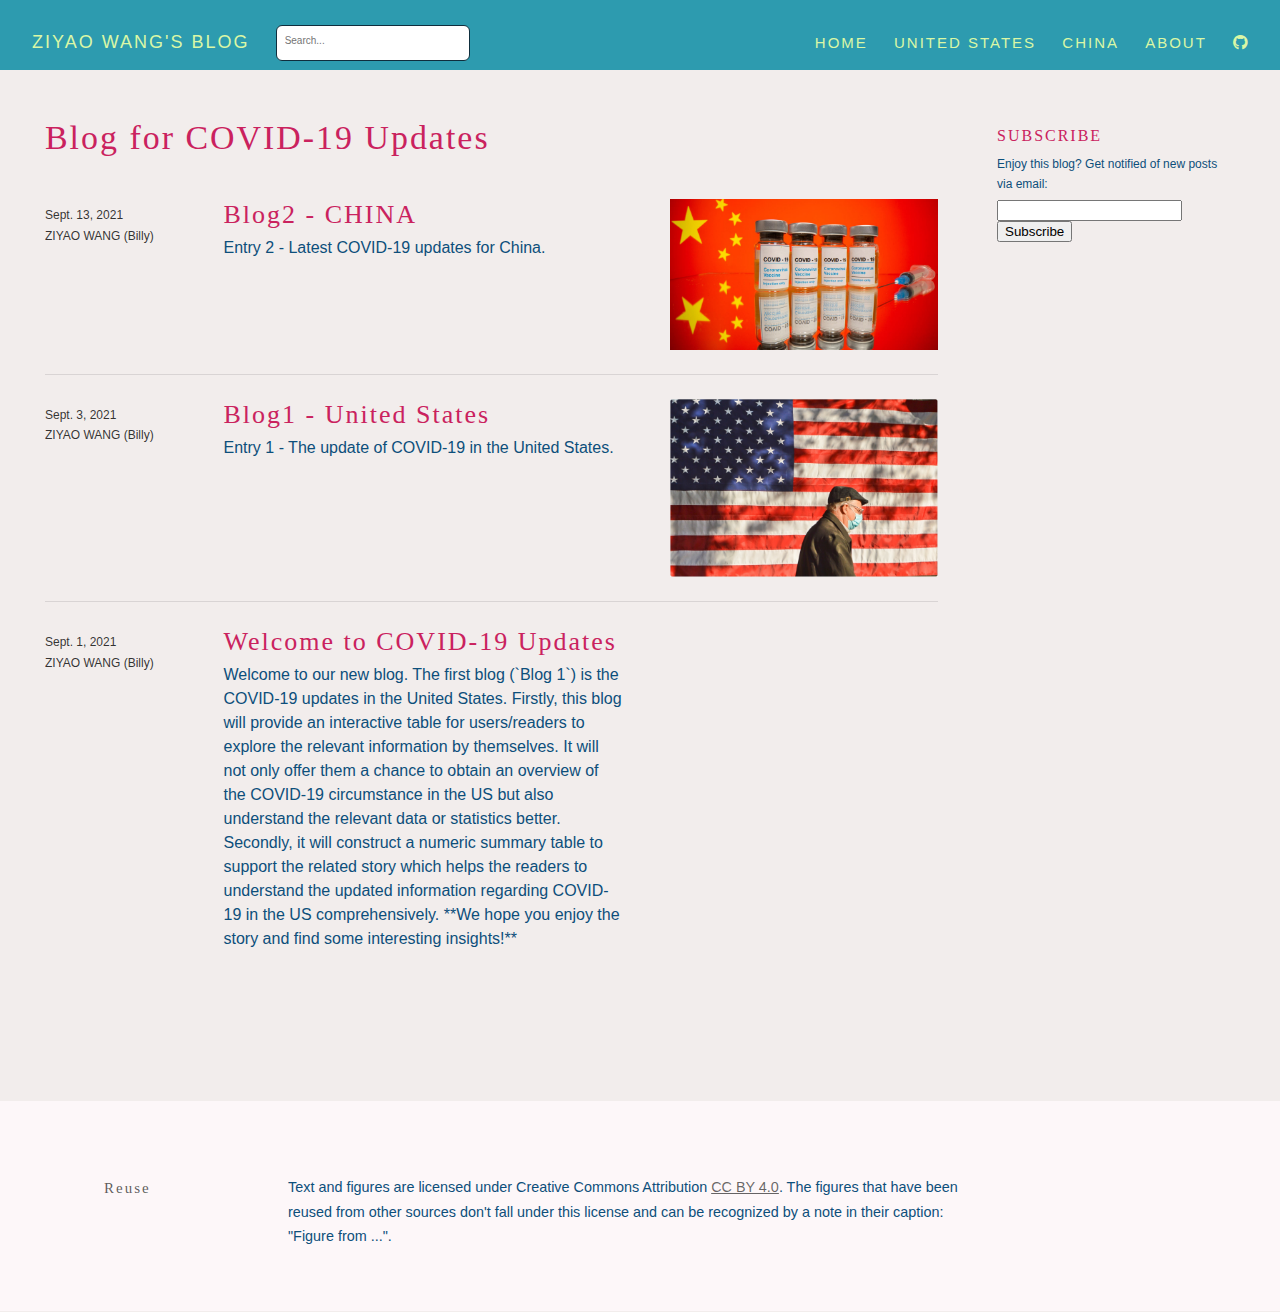
<file: docs/index.html>
<!DOCTYPE html>

<html xmlns="http://www.w3.org/1999/xhtml" lang="" xml:lang="">

<head>
  <meta charset="utf-8"/>
  <meta name="viewport" content="width=device-width, initial-scale=1"/>
  <meta http-equiv="X-UA-Compatible" content="IE=Edge,chrome=1"/>
  <meta name="generator" content="distill" />
  <link rel="alternate" type="application/rss+xml" href="https://etc5523-2021.github.io/blog-ZIYAOWANG123/index.xml" />

  <style type="text/css">
  /* Hide doc at startup (prevent jankiness while JS renders/transforms) */
  body {
    visibility: hidden;
  }
  </style>

 <!--radix_placeholder_import_source-->
 <!--/radix_placeholder_import_source-->

<style type="text/css">code{white-space: pre;}</style>
<style type="text/css" data-origin="pandoc">
pre > code.sourceCode { white-space: pre; position: relative; }
pre > code.sourceCode > span { display: inline-block; line-height: 1.25; }
pre > code.sourceCode > span:empty { height: 1.2em; }
.sourceCode { overflow: visible; }
code.sourceCode > span { color: inherit; text-decoration: inherit; }
div.sourceCode { margin: 1em 0; }
pre.sourceCode { margin: 0; }
@media screen {
div.sourceCode { overflow: auto; }
}
@media print {
pre > code.sourceCode { white-space: pre-wrap; }
pre > code.sourceCode > span { text-indent: -5em; padding-left: 5em; }
}
pre.numberSource code
  { counter-reset: source-line 0; }
pre.numberSource code > span
  { position: relative; left: -4em; counter-increment: source-line; }
pre.numberSource code > span > a:first-child::before
  { content: counter(source-line);
    position: relative; left: -1em; text-align: right; vertical-align: baseline;
    border: none; display: inline-block;
    -webkit-touch-callout: none; -webkit-user-select: none;
    -khtml-user-select: none; -moz-user-select: none;
    -ms-user-select: none; user-select: none;
    padding: 0 4px; width: 4em;
    color: #aaaaaa;
  }
pre.numberSource { margin-left: 3em; border-left: 1px solid #aaaaaa;  padding-left: 4px; }
div.sourceCode
  {   }
@media screen {
pre > code.sourceCode > span > a:first-child::before { text-decoration: underline; }
}
code span.al { color: #ad0000; } /* Alert */
code span.an { color: #5e5e5e; } /* Annotation */
code span.at { color: #20794d; } /* Attribute */
code span.bn { color: #ad0000; } /* BaseN */
code span.bu { } /* BuiltIn */
code span.cf { color: #007ba5; } /* ControlFlow */
code span.ch { color: #20794d; } /* Char */
code span.cn { color: #8f5902; } /* Constant */
code span.co { color: #5e5e5e; } /* Comment */
code span.cv { color: #5e5e5e; font-style: italic; } /* CommentVar */
code span.do { color: #5e5e5e; font-style: italic; } /* Documentation */
code span.dt { color: #ad0000; } /* DataType */
code span.dv { color: #ad0000; } /* DecVal */
code span.er { color: #ad0000; } /* Error */
code span.ex { } /* Extension */
code span.fl { color: #ad0000; } /* Float */
code span.fu { color: #4758ab; } /* Function */
code span.im { } /* Import */
code span.in { color: #5e5e5e; } /* Information */
code span.kw { color: #007ba5; } /* Keyword */
code span.op { color: #5e5e5e; } /* Operator */
code span.ot { color: #007ba5; } /* Other */
code span.pp { color: #ad0000; } /* Preprocessor */
code span.sc { color: #20794d; } /* SpecialChar */
code span.ss { color: #20794d; } /* SpecialString */
code span.st { color: #20794d; } /* String */
code span.va { color: #111111; } /* Variable */
code span.vs { color: #20794d; } /* VerbatimString */
code span.wa { color: #5e5e5e; font-style: italic; } /* Warning */
</style>

  <!--radix_placeholder_meta_tags-->
  <title>Ziyao Wang's Blog: Blog for COVID-19 Updates</title>


  <link rel="license" href="https://creativecommons.org/licenses/by/4.0/"/>


  <!--  https://developers.facebook.com/docs/sharing/webmasters#markup -->
  <meta property="og:title" content="Ziyao Wang&#39;s Blog: Blog for COVID-19 Updates"/>
  <meta property="og:type" content="article"/>
  <meta property="og:locale" content="en_US"/>
  <meta property="og:site_name" content="Ziyao Wang&#39;s Blog"/>

  <!--  https://dev.twitter.com/cards/types/summary -->
  <meta property="twitter:card" content="summary"/>
  <meta property="twitter:title" content="Ziyao Wang&#39;s Blog: Blog for COVID-19 Updates"/>

  <!--/radix_placeholder_meta_tags-->
  <!--radix_placeholder_rmarkdown_metadata-->

  <script type="text/json" id="radix-rmarkdown-metadata">
  {"type":"list","attributes":{"names":{"type":"character","attributes":{},"value":["title","site","listing","theme"]}},"value":[{"type":"character","attributes":{},"value":["Blog for COVID-19 Updates"]},{"type":"character","attributes":{},"value":["distill::distill_website"]},{"type":"character","attributes":{},"value":["posts"]},{"type":"character","attributes":{},"value":["theme.css"]}]}
  </script>
  <!--/radix_placeholder_rmarkdown_metadata-->
  <!--radix_placeholder_navigation_in_header-->
  <meta name="distill:offset" content=""/>

  <script type="application/javascript">

    window.headroom_prevent_pin = false;

    window.document.addEventListener("DOMContentLoaded", function (event) {

      // initialize headroom for banner
      var header = $('header').get(0);
      var headerHeight = header.offsetHeight;
      var headroom = new Headroom(header, {
        tolerance: 5,
        onPin : function() {
          if (window.headroom_prevent_pin) {
            window.headroom_prevent_pin = false;
            headroom.unpin();
          }
        }
      });
      headroom.init();
      if(window.location.hash)
        headroom.unpin();
      $(header).addClass('headroom--transition');

      // offset scroll location for banner on hash change
      // (see: https://github.com/WickyNilliams/headroom.js/issues/38)
      window.addEventListener("hashchange", function(event) {
        window.scrollTo(0, window.pageYOffset - (headerHeight + 25));
      });

      // responsive menu
      $('.distill-site-header').each(function(i, val) {
        var topnav = $(this);
        var toggle = topnav.find('.nav-toggle');
        toggle.on('click', function() {
          topnav.toggleClass('responsive');
        });
      });

      // nav dropdowns
      $('.nav-dropbtn').click(function(e) {
        $(this).next('.nav-dropdown-content').toggleClass('nav-dropdown-active');
        $(this).parent().siblings('.nav-dropdown')
           .children('.nav-dropdown-content').removeClass('nav-dropdown-active');
      });
      $("body").click(function(e){
        $('.nav-dropdown-content').removeClass('nav-dropdown-active');
      });
      $(".nav-dropdown").click(function(e){
        e.stopPropagation();
      });
    });
  </script>

  <style type="text/css">

  /* Theme (user-documented overrideables for nav appearance) */

  .distill-site-nav {
    color: rgba(255, 255, 255, 0.8);
    background-color: #0F2E3D;
    font-size: 15px;
    font-weight: 300;
  }

  .distill-site-nav a {
    color: inherit;
    text-decoration: none;
  }

  .distill-site-nav a:hover {
    color: white;
  }

  @media print {
    .distill-site-nav {
      display: none;
    }
  }

  .distill-site-header {

  }

  .distill-site-footer {

  }


  /* Site Header */

  .distill-site-header {
    width: 100%;
    box-sizing: border-box;
    z-index: 3;
  }

  .distill-site-header .nav-left {
    display: inline-block;
    margin-left: 8px;
  }

  @media screen and (max-width: 768px) {
    .distill-site-header .nav-left {
      margin-left: 0;
    }
  }


  .distill-site-header .nav-right {
    float: right;
    margin-right: 8px;
  }

  .distill-site-header a,
  .distill-site-header .title {
    display: inline-block;
    text-align: center;
    padding: 14px 10px 14px 10px;
  }

  .distill-site-header .title {
    font-size: 18px;
    min-width: 150px;
  }

  .distill-site-header .logo {
    padding: 0;
  }

  .distill-site-header .logo img {
    display: none;
    max-height: 20px;
    width: auto;
    margin-bottom: -4px;
  }

  .distill-site-header .nav-image img {
    max-height: 18px;
    width: auto;
    display: inline-block;
    margin-bottom: -3px;
  }



  @media screen and (min-width: 1000px) {
    .distill-site-header .logo img {
      display: inline-block;
    }
    .distill-site-header .nav-left {
      margin-left: 20px;
    }
    .distill-site-header .nav-right {
      margin-right: 20px;
    }
    .distill-site-header .title {
      padding-left: 12px;
    }
  }


  .distill-site-header .nav-toggle {
    display: none;
  }

  .nav-dropdown {
    display: inline-block;
    position: relative;
  }

  .nav-dropdown .nav-dropbtn {
    border: none;
    outline: none;
    color: rgba(255, 255, 255, 0.8);
    padding: 16px 10px;
    background-color: transparent;
    font-family: inherit;
    font-size: inherit;
    font-weight: inherit;
    margin: 0;
    margin-top: 1px;
    z-index: 2;
  }

  .nav-dropdown-content {
    display: none;
    position: absolute;
    background-color: white;
    min-width: 200px;
    border: 1px solid rgba(0,0,0,0.15);
    border-radius: 4px;
    box-shadow: 0px 8px 16px 0px rgba(0,0,0,0.1);
    z-index: 1;
    margin-top: 2px;
    white-space: nowrap;
    padding-top: 4px;
    padding-bottom: 4px;
  }

  .nav-dropdown-content hr {
    margin-top: 4px;
    margin-bottom: 4px;
    border: none;
    border-bottom: 1px solid rgba(0, 0, 0, 0.1);
  }

  .nav-dropdown-active {
    display: block;
  }

  .nav-dropdown-content a, .nav-dropdown-content .nav-dropdown-header {
    color: black;
    padding: 6px 24px;
    text-decoration: none;
    display: block;
    text-align: left;
  }

  .nav-dropdown-content .nav-dropdown-header {
    display: block;
    padding: 5px 24px;
    padding-bottom: 0;
    text-transform: uppercase;
    font-size: 14px;
    color: #999999;
    white-space: nowrap;
  }

  .nav-dropdown:hover .nav-dropbtn {
    color: white;
  }

  .nav-dropdown-content a:hover {
    background-color: #ddd;
    color: black;
  }

  .nav-right .nav-dropdown-content {
    margin-left: -45%;
    right: 0;
  }

  @media screen and (max-width: 768px) {
    .distill-site-header a, .distill-site-header .nav-dropdown  {display: none;}
    .distill-site-header a.nav-toggle {
      float: right;
      display: block;
    }
    .distill-site-header .title {
      margin-left: 0;
    }
    .distill-site-header .nav-right {
      margin-right: 0;
    }
    .distill-site-header {
      overflow: hidden;
    }
    .nav-right .nav-dropdown-content {
      margin-left: 0;
    }
  }


  @media screen and (max-width: 768px) {
    .distill-site-header.responsive {position: relative; min-height: 500px; }
    .distill-site-header.responsive a.nav-toggle {
      position: absolute;
      right: 0;
      top: 0;
    }
    .distill-site-header.responsive a,
    .distill-site-header.responsive .nav-dropdown {
      display: block;
      text-align: left;
    }
    .distill-site-header.responsive .nav-left,
    .distill-site-header.responsive .nav-right {
      width: 100%;
    }
    .distill-site-header.responsive .nav-dropdown {float: none;}
    .distill-site-header.responsive .nav-dropdown-content {position: relative;}
    .distill-site-header.responsive .nav-dropdown .nav-dropbtn {
      display: block;
      width: 100%;
      text-align: left;
    }
  }

  /* Site Footer */

  .distill-site-footer {
    width: 100%;
    overflow: hidden;
    box-sizing: border-box;
    z-index: 3;
    margin-top: 30px;
    padding-top: 30px;
    padding-bottom: 30px;
    text-align: center;
  }

  /* Headroom */

  d-title {
    padding-top: 6rem;
  }

  @media print {
    d-title {
      padding-top: 4rem;
    }
  }

  .headroom {
    z-index: 1000;
    position: fixed;
    top: 0;
    left: 0;
    right: 0;
  }

  .headroom--transition {
    transition: all .4s ease-in-out;
  }

  .headroom--unpinned {
    top: -100px;
  }

  .headroom--pinned {
    top: 0;
  }

  /* adjust viewport for navbar height */
  /* helps vertically center bootstrap (non-distill) content */
  .min-vh-100 {
    min-height: calc(100vh - 100px) !important;
  }

  </style>

  <script src="site_libs/jquery-1.11.3/jquery.min.js"></script>
  <link href="site_libs/font-awesome-5.1.0/css/all.css" rel="stylesheet"/>
  <link href="site_libs/font-awesome-5.1.0/css/v4-shims.css" rel="stylesheet"/>
  <script src="site_libs/headroom-0.9.4/headroom.min.js"></script>
  <script src="site_libs/autocomplete-0.37.1/autocomplete.min.js"></script>
  <script src="site_libs/fuse-6.4.1/fuse.min.js"></script>

  <script type="application/javascript">

  function getMeta(metaName) {
    var metas = document.getElementsByTagName('meta');
    for (let i = 0; i < metas.length; i++) {
      if (metas[i].getAttribute('name') === metaName) {
        return metas[i].getAttribute('content');
      }
    }
    return '';
  }

  function offsetURL(url) {
    var offset = getMeta('distill:offset');
    return offset ? offset + '/' + url : url;
  }

  function createFuseIndex() {

    // create fuse index
    var options = {
      keys: [
        { name: 'title', weight: 20 },
        { name: 'categories', weight: 15 },
        { name: 'description', weight: 10 },
        { name: 'contents', weight: 5 },
      ],
      ignoreLocation: true,
      threshold: 0
    };
    var fuse = new window.Fuse([], options);

    // fetch the main search.json
    return fetch(offsetURL('search.json'))
      .then(function(response) {
        if (response.status == 200) {
          return response.json().then(function(json) {
            // index main articles
            json.articles.forEach(function(article) {
              fuse.add(article);
            });
            // download collections and index their articles
            return Promise.all(json.collections.map(function(collection) {
              return fetch(offsetURL(collection)).then(function(response) {
                if (response.status === 200) {
                  return response.json().then(function(articles) {
                    articles.forEach(function(article) {
                      fuse.add(article);
                    });
                  })
                } else {
                  return Promise.reject(
                    new Error('Unexpected status from search index request: ' +
                              response.status)
                  );
                }
              });
            })).then(function() {
              return fuse;
            });
          });

        } else {
          return Promise.reject(
            new Error('Unexpected status from search index request: ' +
                        response.status)
          );
        }
      });
  }

  window.document.addEventListener("DOMContentLoaded", function (event) {

    // get search element (bail if we don't have one)
    var searchEl = window.document.getElementById('distill-search');
    if (!searchEl)
      return;

    createFuseIndex()
      .then(function(fuse) {

        // make search box visible
        searchEl.classList.remove('hidden');

        // initialize autocomplete
        var options = {
          autoselect: true,
          hint: false,
          minLength: 2,
        };
        window.autocomplete(searchEl, options, [{
          source: function(query, callback) {
            const searchOptions = {
              isCaseSensitive: false,
              shouldSort: true,
              minMatchCharLength: 2,
              limit: 10,
            };
            var results = fuse.search(query, searchOptions);
            callback(results
              .map(function(result) { return result.item; })
            );
          },
          templates: {
            suggestion: function(suggestion) {
              var img = suggestion.preview && Object.keys(suggestion.preview).length > 0
                ? `<img src="${offsetURL(suggestion.preview)}"</img>`
                : '';
              var html = `
                <div class="search-item">
                  <h3>${suggestion.title}</h3>
                  <div class="search-item-description">
                    ${suggestion.description || ''}
                  </div>
                  <div class="search-item-preview">
                    ${img}
                  </div>
                </div>
              `;
              return html;
            }
          }
        }]).on('autocomplete:selected', function(event, suggestion) {
          window.location.href = offsetURL(suggestion.path);
        });
        // remove inline display style on autocompleter (we want to
        // manage responsive display via css)
        $('.algolia-autocomplete').css("display", "");
      })
      .catch(function(error) {
        console.log(error);
      });

  });

  </script>

  <style type="text/css">

  .nav-search {
    font-size: x-small;
  }

  /* Algolioa Autocomplete */

  .algolia-autocomplete {
    display: inline-block;
    margin-left: 10px;
    vertical-align: sub;
    background-color: white;
    color: black;
    padding: 6px;
    padding-top: 8px;
    padding-bottom: 0;
    border-radius: 6px;
    border: 1px #0F2E3D solid;
    width: 180px;
  }


  @media screen and (max-width: 768px) {
    .distill-site-nav .algolia-autocomplete {
      display: none;
      visibility: hidden;
    }
    .distill-site-nav.responsive .algolia-autocomplete {
      display: inline-block;
      visibility: visible;
    }
    .distill-site-nav.responsive .algolia-autocomplete .aa-dropdown-menu {
      margin-left: 0;
      width: 400px;
      max-height: 400px;
    }
  }

  .algolia-autocomplete .aa-input, .algolia-autocomplete .aa-hint {
    width: 90%;
    outline: none;
    border: none;
  }

  .algolia-autocomplete .aa-hint {
    color: #999;
  }
  .algolia-autocomplete .aa-dropdown-menu {
    width: 550px;
    max-height: 70vh;
    overflow-x: visible;
    overflow-y: scroll;
    padding: 5px;
    margin-top: 3px;
    margin-left: -150px;
    background-color: #fff;
    border-radius: 5px;
    border: 1px solid #999;
    border-top: none;
  }

  .algolia-autocomplete .aa-dropdown-menu .aa-suggestion {
    cursor: pointer;
    padding: 5px 4px;
    border-bottom: 1px solid #eee;
  }

  .algolia-autocomplete .aa-dropdown-menu .aa-suggestion:last-of-type {
    border-bottom: none;
    margin-bottom: 2px;
  }

  .algolia-autocomplete .aa-dropdown-menu .aa-suggestion .search-item {
    overflow: hidden;
    font-size: 0.8em;
    line-height: 1.4em;
  }

  .algolia-autocomplete .aa-dropdown-menu .aa-suggestion .search-item h3 {
    font-size: 1rem;
    margin-block-start: 0;
    margin-block-end: 5px;
  }

  .algolia-autocomplete .aa-dropdown-menu .aa-suggestion .search-item-description {
    display: inline-block;
    overflow: hidden;
    height: 2.8em;
    width: 80%;
    margin-right: 4%;
  }

  .algolia-autocomplete .aa-dropdown-menu .aa-suggestion .search-item-preview {
    display: inline-block;
    width: 15%;
  }

  .algolia-autocomplete .aa-dropdown-menu .aa-suggestion .search-item-preview img {
    height: 3em;
    width: auto;
    display: none;
  }

  .algolia-autocomplete .aa-dropdown-menu .aa-suggestion .search-item-preview img[src] {
    display: initial;
  }

  .algolia-autocomplete .aa-dropdown-menu .aa-suggestion.aa-cursor {
    background-color: #eee;
  }
  .algolia-autocomplete .aa-dropdown-menu .aa-suggestion em {
    font-weight: bold;
    font-style: normal;
  }

  </style>


  <!--/radix_placeholder_navigation_in_header-->
  <!--radix_placeholder_distill-->

  <style type="text/css">

  body {
    background-color: white;
  }

  .pandoc-table {
    width: 100%;
  }

  .pandoc-table>caption {
    margin-bottom: 10px;
  }

  .pandoc-table th:not([align]) {
    text-align: left;
  }

  .pagedtable-footer {
    font-size: 15px;
  }

  d-byline .byline {
    grid-template-columns: 2fr 2fr;
  }

  d-byline .byline h3 {
    margin-block-start: 1.5em;
  }

  d-byline .byline .authors-affiliations h3 {
    margin-block-start: 0.5em;
  }

  .authors-affiliations .orcid-id {
    width: 16px;
    height:16px;
    margin-left: 4px;
    margin-right: 4px;
    vertical-align: middle;
    padding-bottom: 2px;
  }

  d-title .dt-tags {
    margin-top: 1em;
    grid-column: text;
  }

  .dt-tags .dt-tag {
    text-decoration: none;
    display: inline-block;
    color: rgba(0,0,0,0.6);
    padding: 0em 0.4em;
    margin-right: 0.5em;
    margin-bottom: 0.4em;
    font-size: 70%;
    border: 1px solid rgba(0,0,0,0.2);
    border-radius: 3px;
    text-transform: uppercase;
    font-weight: 500;
  }

  d-article table.gt_table td,
  d-article table.gt_table th {
    border-bottom: none;
  }

  .html-widget {
    margin-bottom: 2.0em;
  }

  .l-screen-inset {
    padding-right: 16px;
  }

  .l-screen .caption {
    margin-left: 10px;
  }

  .shaded {
    background: rgb(247, 247, 247);
    padding-top: 20px;
    padding-bottom: 20px;
    border-top: 1px solid rgba(0, 0, 0, 0.1);
    border-bottom: 1px solid rgba(0, 0, 0, 0.1);
  }

  .shaded .html-widget {
    margin-bottom: 0;
    border: 1px solid rgba(0, 0, 0, 0.1);
  }

  .shaded .shaded-content {
    background: white;
  }

  .text-output {
    margin-top: 0;
    line-height: 1.5em;
  }

  .hidden {
    display: none !important;
  }

  d-article {
    padding-top: 2.5rem;
    padding-bottom: 30px;
  }

  d-appendix {
    padding-top: 30px;
  }

  d-article>p>img {
    width: 100%;
  }

  d-article h2 {
    margin: 1rem 0 1.5rem 0;
  }

  d-article h3 {
    margin-top: 1.5rem;
  }

  d-article iframe {
    border: 1px solid rgba(0, 0, 0, 0.1);
    margin-bottom: 2.0em;
    width: 100%;
  }

  /* Tweak code blocks */

  d-article div.sourceCode code,
  d-article pre code {
    font-family: Consolas, Monaco, 'Andale Mono', 'Ubuntu Mono', monospace;
  }

  d-article pre,
  d-article div.sourceCode,
  d-article div.sourceCode pre {
    overflow: auto;
  }

  d-article div.sourceCode {
    background-color: white;
  }

  d-article div.sourceCode pre {
    padding-left: 10px;
    font-size: 12px;
    border-left: 2px solid rgba(0,0,0,0.1);
  }

  d-article pre {
    font-size: 12px;
    color: black;
    background: none;
    margin-top: 0;
    text-align: left;
    white-space: pre;
    word-spacing: normal;
    word-break: normal;
    word-wrap: normal;
    line-height: 1.5;

    -moz-tab-size: 4;
    -o-tab-size: 4;
    tab-size: 4;

    -webkit-hyphens: none;
    -moz-hyphens: none;
    -ms-hyphens: none;
    hyphens: none;
  }

  d-article pre a {
    border-bottom: none;
  }

  d-article pre a:hover {
    border-bottom: none;
    text-decoration: underline;
  }

  d-article details {
    grid-column: text;
    margin-bottom: 0.8em;
  }

  @media(min-width: 768px) {

  d-article pre,
  d-article div.sourceCode,
  d-article div.sourceCode pre {
    overflow: visible !important;
  }

  d-article div.sourceCode pre {
    padding-left: 18px;
    font-size: 14px;
  }

  d-article pre {
    font-size: 14px;
  }

  }

  figure img.external {
    background: white;
    border: 1px solid rgba(0, 0, 0, 0.1);
    box-shadow: 0 1px 8px rgba(0, 0, 0, 0.1);
    padding: 18px;
    box-sizing: border-box;
  }

  /* CSS for d-contents */

  .d-contents {
    grid-column: text;
    color: rgba(0,0,0,0.8);
    font-size: 0.9em;
    padding-bottom: 1em;
    margin-bottom: 1em;
    padding-bottom: 0.5em;
    margin-bottom: 1em;
    padding-left: 0.25em;
    justify-self: start;
  }

  @media(min-width: 1000px) {
    .d-contents.d-contents-float {
      height: 0;
      grid-column-start: 1;
      grid-column-end: 4;
      justify-self: center;
      padding-right: 3em;
      padding-left: 2em;
    }
  }

  .d-contents nav h3 {
    font-size: 18px;
    margin-top: 0;
    margin-bottom: 1em;
  }

  .d-contents li {
    list-style-type: none
  }

  .d-contents nav > ul {
    padding-left: 0;
  }

  .d-contents ul {
    padding-left: 1em
  }

  .d-contents nav ul li {
    margin-top: 0.6em;
    margin-bottom: 0.2em;
  }

  .d-contents nav a {
    font-size: 13px;
    border-bottom: none;
    text-decoration: none
    color: rgba(0, 0, 0, 0.8);
  }

  .d-contents nav a:hover {
    text-decoration: underline solid rgba(0, 0, 0, 0.6)
  }

  .d-contents nav > ul > li > a {
    font-weight: 600;
  }

  .d-contents nav > ul > li > ul {
    font-weight: inherit;
  }

  .d-contents nav > ul > li > ul > li {
    margin-top: 0.2em;
  }


  .d-contents nav ul {
    margin-top: 0;
    margin-bottom: 0.25em;
  }

  .d-article-with-toc h2:nth-child(2) {
    margin-top: 0;
  }


  /* Figure */

  .figure {
    position: relative;
    margin-bottom: 2.5em;
    margin-top: 1.5em;
  }

  .figure img {
    width: 100%;
  }

  .figure .caption {
    color: rgba(0, 0, 0, 0.6);
    font-size: 12px;
    line-height: 1.5em;
  }

  .figure img.external {
    background: white;
    border: 1px solid rgba(0, 0, 0, 0.1);
    box-shadow: 0 1px 8px rgba(0, 0, 0, 0.1);
    padding: 18px;
    box-sizing: border-box;
  }

  .figure .caption a {
    color: rgba(0, 0, 0, 0.6);
  }

  .figure .caption b,
  .figure .caption strong, {
    font-weight: 600;
    color: rgba(0, 0, 0, 1.0);
  }

  /* Citations */

  d-article .citation {
    color: inherit;
    cursor: inherit;
  }

  div.hanging-indent{
    margin-left: 1em; text-indent: -1em;
  }

  /* Citation hover box */

  .tippy-box[data-theme~=light-border] {
    background-color: rgba(250, 250, 250, 0.95);
  }

  .tippy-content > p {
    margin-bottom: 0;
    padding: 2px;
  }


  /* Tweak 1000px media break to show more text */

  @media(min-width: 1000px) {
    .base-grid,
    distill-header,
    d-title,
    d-abstract,
    d-article,
    d-appendix,
    distill-appendix,
    d-byline,
    d-footnote-list,
    d-citation-list,
    distill-footer {
      grid-template-columns: [screen-start] 1fr [page-start kicker-start] 80px [middle-start] 50px [text-start kicker-end] 65px 65px 65px 65px 65px 65px 65px 65px [text-end gutter-start] 65px [middle-end] 65px [page-end gutter-end] 1fr [screen-end];
      grid-column-gap: 16px;
    }

    .grid {
      grid-column-gap: 16px;
    }

    d-article {
      font-size: 1.06rem;
      line-height: 1.7em;
    }
    figure .caption, .figure .caption, figure figcaption {
      font-size: 13px;
    }
  }

  @media(min-width: 1180px) {
    .base-grid,
    distill-header,
    d-title,
    d-abstract,
    d-article,
    d-appendix,
    distill-appendix,
    d-byline,
    d-footnote-list,
    d-citation-list,
    distill-footer {
      grid-template-columns: [screen-start] 1fr [page-start kicker-start] 60px [middle-start] 60px [text-start kicker-end] 60px 60px 60px 60px 60px 60px 60px 60px [text-end gutter-start] 60px [middle-end] 60px [page-end gutter-end] 1fr [screen-end];
      grid-column-gap: 32px;
    }

    .grid {
      grid-column-gap: 32px;
    }
  }


  /* Get the citation styles for the appendix (not auto-injected on render since
     we do our own rendering of the citation appendix) */

  d-appendix .citation-appendix,
  .d-appendix .citation-appendix {
    font-size: 11px;
    line-height: 15px;
    border-left: 1px solid rgba(0, 0, 0, 0.1);
    padding-left: 18px;
    border: 1px solid rgba(0,0,0,0.1);
    background: rgba(0, 0, 0, 0.02);
    padding: 10px 18px;
    border-radius: 3px;
    color: rgba(150, 150, 150, 1);
    overflow: hidden;
    margin-top: -12px;
    white-space: pre-wrap;
    word-wrap: break-word;
  }

  /* Include appendix styles here so they can be overridden */

  d-appendix {
    contain: layout style;
    font-size: 0.8em;
    line-height: 1.7em;
    margin-top: 60px;
    margin-bottom: 0;
    border-top: 1px solid rgba(0, 0, 0, 0.1);
    color: rgba(0,0,0,0.5);
    padding-top: 60px;
    padding-bottom: 48px;
  }

  d-appendix h3 {
    grid-column: page-start / text-start;
    font-size: 15px;
    font-weight: 500;
    margin-top: 1em;
    margin-bottom: 0;
    color: rgba(0,0,0,0.65);
  }

  d-appendix h3 + * {
    margin-top: 1em;
  }

  d-appendix ol {
    padding: 0 0 0 15px;
  }

  @media (min-width: 768px) {
    d-appendix ol {
      padding: 0 0 0 30px;
      margin-left: -30px;
    }
  }

  d-appendix li {
    margin-bottom: 1em;
  }

  d-appendix a {
    color: rgba(0, 0, 0, 0.6);
  }

  d-appendix > * {
    grid-column: text;
  }

  d-appendix > d-footnote-list,
  d-appendix > d-citation-list,
  d-appendix > distill-appendix {
    grid-column: screen;
  }

  /* Include footnote styles here so they can be overridden */

  d-footnote-list {
    contain: layout style;
  }

  d-footnote-list > * {
    grid-column: text;
  }

  d-footnote-list a.footnote-backlink {
    color: rgba(0,0,0,0.3);
    padding-left: 0.5em;
  }



  /* Anchor.js */

  .anchorjs-link {
    /*transition: all .25s linear; */
    text-decoration: none;
    border-bottom: none;
  }
  *:hover > .anchorjs-link {
    margin-left: -1.125em !important;
    text-decoration: none;
    border-bottom: none;
  }

  /* Social footer */

  .social_footer {
    margin-top: 30px;
    margin-bottom: 0;
    color: rgba(0,0,0,0.67);
  }

  .disqus-comments {
    margin-right: 30px;
  }

  .disqus-comment-count {
    border-bottom: 1px solid rgba(0, 0, 0, 0.4);
    cursor: pointer;
  }

  #disqus_thread {
    margin-top: 30px;
  }

  .article-sharing a {
    border-bottom: none;
    margin-right: 8px;
  }

  .article-sharing a:hover {
    border-bottom: none;
  }

  .sidebar-section.subscribe {
    font-size: 12px;
    line-height: 1.6em;
  }

  .subscribe p {
    margin-bottom: 0.5em;
  }


  .article-footer .subscribe {
    font-size: 15px;
    margin-top: 45px;
  }


  .sidebar-section.custom {
    font-size: 12px;
    line-height: 1.6em;
  }

  .custom p {
    margin-bottom: 0.5em;
  }

  /* Styles for listing layout (hide title) */
  .layout-listing d-title, .layout-listing .d-title {
    display: none;
  }

  /* Styles for posts lists (not auto-injected) */


  .posts-with-sidebar {
    padding-left: 45px;
    padding-right: 45px;
  }

  .posts-list .description h2,
  .posts-list .description p {
    font-family: -apple-system, BlinkMacSystemFont, "Segoe UI", Roboto, Oxygen, Ubuntu, Cantarell, "Fira Sans", "Droid Sans", "Helvetica Neue", Arial, sans-serif;
  }

  .posts-list .description h2 {
    font-weight: 700;
    border-bottom: none;
    padding-bottom: 0;
  }

  .posts-list h2.post-tag {
    border-bottom: 1px solid rgba(0, 0, 0, 0.2);
    padding-bottom: 12px;
  }
  .posts-list {
    margin-top: 60px;
    margin-bottom: 24px;
  }

  .posts-list .post-preview {
    text-decoration: none;
    overflow: hidden;
    display: block;
    border-bottom: 1px solid rgba(0, 0, 0, 0.1);
    padding: 24px 0;
  }

  .post-preview-last {
    border-bottom: none !important;
  }

  .posts-list .posts-list-caption {
    grid-column: screen;
    font-weight: 400;
  }

  .posts-list .post-preview h2 {
    margin: 0 0 6px 0;
    line-height: 1.2em;
    font-style: normal;
    font-size: 24px;
  }

  .posts-list .post-preview p {
    margin: 0 0 12px 0;
    line-height: 1.4em;
    font-size: 16px;
  }

  .posts-list .post-preview .thumbnail {
    box-sizing: border-box;
    margin-bottom: 24px;
    position: relative;
    max-width: 500px;
  }
  .posts-list .post-preview img {
    width: 100%;
    display: block;
  }

  .posts-list .metadata {
    font-size: 12px;
    line-height: 1.4em;
    margin-bottom: 18px;
  }

  .posts-list .metadata > * {
    display: inline-block;
  }

  .posts-list .metadata .publishedDate {
    margin-right: 2em;
  }

  .posts-list .metadata .dt-authors {
    display: block;
    margin-top: 0.3em;
    margin-right: 2em;
  }

  .posts-list .dt-tags {
    display: block;
    line-height: 1em;
  }

  .posts-list .dt-tags .dt-tag {
    display: inline-block;
    color: rgba(0,0,0,0.6);
    padding: 0.3em 0.4em;
    margin-right: 0.2em;
    margin-bottom: 0.4em;
    font-size: 60%;
    border: 1px solid rgba(0,0,0,0.2);
    border-radius: 3px;
    text-transform: uppercase;
    font-weight: 500;
  }

  .posts-list img {
    opacity: 1;
  }

  .posts-list img[data-src] {
    opacity: 0;
  }

  .posts-more {
    clear: both;
  }


  .posts-sidebar {
    font-size: 16px;
  }

  .posts-sidebar h3 {
    font-size: 16px;
    margin-top: 0;
    margin-bottom: 0.5em;
    font-weight: 400;
    text-transform: uppercase;
  }

  .sidebar-section {
    margin-bottom: 30px;
  }

  .categories ul {
    list-style-type: none;
    margin: 0;
    padding: 0;
  }

  .categories li {
    color: rgba(0, 0, 0, 0.8);
    margin-bottom: 0;
  }

  .categories li>a {
    border-bottom: none;
  }

  .categories li>a:hover {
    border-bottom: 1px solid rgba(0, 0, 0, 0.4);
  }

  .categories .active {
    font-weight: 600;
  }

  .categories .category-count {
    color: rgba(0, 0, 0, 0.4);
  }


  @media(min-width: 768px) {
    .posts-list .post-preview h2 {
      font-size: 26px;
    }
    .posts-list .post-preview .thumbnail {
      float: right;
      width: 30%;
      margin-bottom: 0;
    }
    .posts-list .post-preview .description {
      float: left;
      width: 45%;
    }
    .posts-list .post-preview .metadata {
      float: left;
      width: 20%;
      margin-top: 8px;
    }
    .posts-list .post-preview p {
      margin: 0 0 12px 0;
      line-height: 1.5em;
      font-size: 16px;
    }
    .posts-with-sidebar .posts-list {
      float: left;
      width: 75%;
    }
    .posts-with-sidebar .posts-sidebar {
      float: right;
      width: 20%;
      margin-top: 60px;
      padding-top: 24px;
      padding-bottom: 24px;
    }
  }


  /* Improve display for browsers without grid (IE/Edge <= 15) */

  .downlevel {
    line-height: 1.6em;
    font-family: -apple-system, BlinkMacSystemFont, "Segoe UI", Roboto, Oxygen, Ubuntu, Cantarell, "Fira Sans", "Droid Sans", "Helvetica Neue", Arial, sans-serif;
    margin: 0;
  }

  .downlevel .d-title {
    padding-top: 6rem;
    padding-bottom: 1.5rem;
  }

  .downlevel .d-title h1 {
    font-size: 50px;
    font-weight: 700;
    line-height: 1.1em;
    margin: 0 0 0.5rem;
  }

  .downlevel .d-title p {
    font-weight: 300;
    font-size: 1.2rem;
    line-height: 1.55em;
    margin-top: 0;
  }

  .downlevel .d-byline {
    padding-top: 0.8em;
    padding-bottom: 0.8em;
    font-size: 0.8rem;
    line-height: 1.8em;
  }

  .downlevel .section-separator {
    border: none;
    border-top: 1px solid rgba(0, 0, 0, 0.1);
  }

  .downlevel .d-article {
    font-size: 1.06rem;
    line-height: 1.7em;
    padding-top: 1rem;
    padding-bottom: 2rem;
  }


  .downlevel .d-appendix {
    padding-left: 0;
    padding-right: 0;
    max-width: none;
    font-size: 0.8em;
    line-height: 1.7em;
    margin-bottom: 0;
    color: rgba(0,0,0,0.5);
    padding-top: 40px;
    padding-bottom: 48px;
  }

  .downlevel .footnotes ol {
    padding-left: 13px;
  }

  .downlevel .base-grid,
  .downlevel .distill-header,
  .downlevel .d-title,
  .downlevel .d-abstract,
  .downlevel .d-article,
  .downlevel .d-appendix,
  .downlevel .distill-appendix,
  .downlevel .d-byline,
  .downlevel .d-footnote-list,
  .downlevel .d-citation-list,
  .downlevel .distill-footer,
  .downlevel .appendix-bottom,
  .downlevel .posts-container {
    padding-left: 40px;
    padding-right: 40px;
  }

  @media(min-width: 768px) {
    .downlevel .base-grid,
    .downlevel .distill-header,
    .downlevel .d-title,
    .downlevel .d-abstract,
    .downlevel .d-article,
    .downlevel .d-appendix,
    .downlevel .distill-appendix,
    .downlevel .d-byline,
    .downlevel .d-footnote-list,
    .downlevel .d-citation-list,
    .downlevel .distill-footer,
    .downlevel .appendix-bottom,
    .downlevel .posts-container {
    padding-left: 150px;
    padding-right: 150px;
    max-width: 900px;
  }
  }

  .downlevel pre code {
    display: block;
    border-left: 2px solid rgba(0, 0, 0, .1);
    padding: 0 0 0 20px;
    font-size: 14px;
  }

  .downlevel code, .downlevel pre {
    color: black;
    background: none;
    font-family: Consolas, Monaco, 'Andale Mono', 'Ubuntu Mono', monospace;
    text-align: left;
    white-space: pre;
    word-spacing: normal;
    word-break: normal;
    word-wrap: normal;
    line-height: 1.5;

    -moz-tab-size: 4;
    -o-tab-size: 4;
    tab-size: 4;

    -webkit-hyphens: none;
    -moz-hyphens: none;
    -ms-hyphens: none;
    hyphens: none;
  }

  .downlevel .posts-list .post-preview {
    color: inherit;
  }



  </style>

  <script type="application/javascript">

  function is_downlevel_browser() {
    if (bowser.isUnsupportedBrowser({ msie: "12", msedge: "16"},
                                   window.navigator.userAgent)) {
      return true;
    } else {
      return window.load_distill_framework === undefined;
    }
  }

  // show body when load is complete
  function on_load_complete() {

    // add anchors
    if (window.anchors) {
      window.anchors.options.placement = 'left';
      window.anchors.add('d-article > h2, d-article > h3, d-article > h4, d-article > h5');
    }


    // set body to visible
    document.body.style.visibility = 'visible';

    // force redraw for leaflet widgets
    if (window.HTMLWidgets) {
      var maps = window.HTMLWidgets.findAll(".leaflet");
      $.each(maps, function(i, el) {
        var map = this.getMap();
        map.invalidateSize();
        map.eachLayer(function(layer) {
          if (layer instanceof L.TileLayer)
            layer.redraw();
        });
      });
    }

    // trigger 'shown' so htmlwidgets resize
    $('d-article').trigger('shown');
  }

  function init_distill() {

    init_common();

    // create front matter
    var front_matter = $('<d-front-matter></d-front-matter>');
    $('#distill-front-matter').wrap(front_matter);

    // create d-title
    $('.d-title').changeElementType('d-title');

    // create d-byline
    var byline = $('<d-byline></d-byline>');
    $('.d-byline').replaceWith(byline);

    // create d-article
    var article = $('<d-article></d-article>');
    $('.d-article').wrap(article).children().unwrap();

    // move posts container into article
    $('.posts-container').appendTo($('d-article'));

    // create d-appendix
    $('.d-appendix').changeElementType('d-appendix');

    // flag indicating that we have appendix items
    var appendix = $('.appendix-bottom').children('h3').length > 0;

    // replace footnotes with <d-footnote>
    $('.footnote-ref').each(function(i, val) {
      appendix = true;
      var href = $(this).attr('href');
      var id = href.replace('#', '');
      var fn = $('#' + id);
      var fn_p = $('#' + id + '>p');
      fn_p.find('.footnote-back').remove();
      var text = fn_p.html();
      var dtfn = $('<d-footnote></d-footnote>');
      dtfn.html(text);
      $(this).replaceWith(dtfn);
    });
    // remove footnotes
    $('.footnotes').remove();

    // move refs into #references-listing
    $('#references-listing').replaceWith($('#refs'));

    $('h1.appendix, h2.appendix').each(function(i, val) {
      $(this).changeElementType('h3');
    });
    $('h3.appendix').each(function(i, val) {
      var id = $(this).attr('id');
      $('.d-contents a[href="#' + id + '"]').parent().remove();
      appendix = true;
      $(this).nextUntil($('h1, h2, h3')).addBack().appendTo($('d-appendix'));
    });

    // show d-appendix if we have appendix content
    $("d-appendix").css('display', appendix ? 'grid' : 'none');

    // localize layout chunks to just output
    $('.layout-chunk').each(function(i, val) {

      // capture layout
      var layout = $(this).attr('data-layout');

      // apply layout to markdown level block elements
      var elements = $(this).children().not('details, div.sourceCode, pre, script');
      elements.each(function(i, el) {
        var layout_div = $('<div class="' + layout + '"></div>');
        if (layout_div.hasClass('shaded')) {
          var shaded_content = $('<div class="shaded-content"></div>');
          $(this).wrap(shaded_content);
          $(this).parent().wrap(layout_div);
        } else {
          $(this).wrap(layout_div);
        }
      });


      // unwrap the layout-chunk div
      $(this).children().unwrap();
    });

    // remove code block used to force  highlighting css
    $('.distill-force-highlighting-css').parent().remove();

    // remove empty line numbers inserted by pandoc when using a
    // custom syntax highlighting theme
    $('code.sourceCode a:empty').remove();

    // load distill framework
    load_distill_framework();

    // wait for window.distillRunlevel == 4 to do post processing
    function distill_post_process() {

      if (!window.distillRunlevel || window.distillRunlevel < 4)
        return;

      // hide author/affiliations entirely if we have no authors
      var front_matter = JSON.parse($("#distill-front-matter").html());
      var have_authors = front_matter.authors && front_matter.authors.length > 0;
      if (!have_authors)
        $('d-byline').addClass('hidden');

      // article with toc class
      $('.d-contents').parent().addClass('d-article-with-toc');

      // strip links that point to #
      $('.authors-affiliations').find('a[href="#"]').removeAttr('href');

      // add orcid ids
      $('.authors-affiliations').find('.author').each(function(i, el) {
        var orcid_id = front_matter.authors[i].orcidID;
        if (orcid_id) {
          var a = $('<a></a>');
          a.attr('href', 'https://orcid.org/' + orcid_id);
          var img = $('<img></img>');
          img.addClass('orcid-id');
          img.attr('alt', 'ORCID ID');
          img.attr('src','[data-uri]');
          a.append(img);
          $(this).append(a);
        }
      });

      // hide elements of author/affiliations grid that have no value
      function hide_byline_column(caption) {
        $('d-byline').find('h3:contains("' + caption + '")').parent().css('visibility', 'hidden');
      }

      // affiliations
      var have_affiliations = false;
      for (var i = 0; i<front_matter.authors.length; ++i) {
        var author = front_matter.authors[i];
        if (author.affiliation !== "&nbsp;") {
          have_affiliations = true;
          break;
        }
      }
      if (!have_affiliations)
        $('d-byline').find('h3:contains("Affiliations")').css('visibility', 'hidden');

      // published date
      if (!front_matter.publishedDate)
        hide_byline_column("Published");

      // document object identifier
      var doi = $('d-byline').find('h3:contains("DOI")');
      var doi_p = doi.next().empty();
      if (!front_matter.doi) {
        // if we have a citation and valid citationText then link to that
        if ($('#citation').length > 0 && front_matter.citationText) {
          doi.html('Citation');
          $('<a href="#citation"></a>')
            .text(front_matter.citationText)
            .appendTo(doi_p);
        } else {
          hide_byline_column("DOI");
        }
      } else {
        $('<a></a>')
           .attr('href', "https://doi.org/" + front_matter.doi)
           .html(front_matter.doi)
           .appendTo(doi_p);
      }

       // change plural form of authors/affiliations
      if (front_matter.authors.length === 1) {
        var grid = $('.authors-affiliations');
        grid.children('h3:contains("Authors")').text('Author');
        grid.children('h3:contains("Affiliations")').text('Affiliation');
      }

      // remove d-appendix and d-footnote-list local styles
      $('d-appendix > style:first-child').remove();
      $('d-footnote-list > style:first-child').remove();

      // move appendix-bottom entries to the bottom
      $('.appendix-bottom').appendTo('d-appendix').children().unwrap();
      $('.appendix-bottom').remove();

      // hoverable references
      $('span.citation[data-cites]').each(function() {
        var refHtml = $('#ref-' + $(this).attr('data-cites')).html();
        window.tippy(this, {
          allowHTML: true,
          content: refHtml,
          maxWidth: 500,
          interactive: true,
          interactiveBorder: 10,
          theme: 'light-border',
          placement: 'bottom-start'
        });
      });

      // clear polling timer
      clearInterval(tid);

      // show body now that everything is ready
      on_load_complete();
    }

    var tid = setInterval(distill_post_process, 50);
    distill_post_process();

  }

  function init_downlevel() {

    init_common();

     // insert hr after d-title
    $('.d-title').after($('<hr class="section-separator"/>'));

    // check if we have authors
    var front_matter = JSON.parse($("#distill-front-matter").html());
    var have_authors = front_matter.authors && front_matter.authors.length > 0;

    // manage byline/border
    if (!have_authors)
      $('.d-byline').remove();
    $('.d-byline').after($('<hr class="section-separator"/>'));
    $('.d-byline a').remove();

    // remove toc
    $('.d-contents').remove();

    // move appendix elements
    $('h1.appendix, h2.appendix').each(function(i, val) {
      $(this).changeElementType('h3');
    });
    $('h3.appendix').each(function(i, val) {
      $(this).nextUntil($('h1, h2, h3')).addBack().appendTo($('.d-appendix'));
    });


    // inject headers into references and footnotes
    var refs_header = $('<h3></h3>');
    refs_header.text('References');
    $('#refs').prepend(refs_header);

    var footnotes_header = $('<h3></h3');
    footnotes_header.text('Footnotes');
    $('.footnotes').children('hr').first().replaceWith(footnotes_header);

    // move appendix-bottom entries to the bottom
    $('.appendix-bottom').appendTo('.d-appendix').children().unwrap();
    $('.appendix-bottom').remove();

    // remove appendix if it's empty
    if ($('.d-appendix').children().length === 0)
      $('.d-appendix').remove();

    // prepend separator above appendix
    $('.d-appendix').before($('<hr class="section-separator" style="clear: both"/>'));

    // trim code
    $('pre>code').each(function(i, val) {
      $(this).html($.trim($(this).html()));
    });

    // move posts-container right before article
    $('.posts-container').insertBefore($('.d-article'));

    $('body').addClass('downlevel');

    on_load_complete();
  }


  function init_common() {

    // jquery plugin to change element types
    (function($) {
      $.fn.changeElementType = function(newType) {
        var attrs = {};

        $.each(this[0].attributes, function(idx, attr) {
          attrs[attr.nodeName] = attr.nodeValue;
        });

        this.replaceWith(function() {
          return $("<" + newType + "/>", attrs).append($(this).contents());
        });
      };
    })(jQuery);

    // prevent underline for linked images
    $('a > img').parent().css({'border-bottom' : 'none'});

    // mark non-body figures created by knitr chunks as 100% width
    $('.layout-chunk').each(function(i, val) {
      var figures = $(this).find('img, .html-widget');
      if ($(this).attr('data-layout') !== "l-body") {
        figures.css('width', '100%');
      } else {
        figures.css('max-width', '100%');
        figures.filter("[width]").each(function(i, val) {
          var fig = $(this);
          fig.css('width', fig.attr('width') + 'px');
        });

      }
    });

    // auto-append index.html to post-preview links in file: protocol
    // and in rstudio ide preview
    $('.post-preview').each(function(i, val) {
      if (window.location.protocol === "file:")
        $(this).attr('href', $(this).attr('href') + "index.html");
    });

    // get rid of index.html references in header
    if (window.location.protocol !== "file:") {
      $('.distill-site-header a[href]').each(function(i,val) {
        $(this).attr('href', $(this).attr('href').replace("index.html", "./"));
      });
    }

    // add class to pandoc style tables
    $('tr.header').parent('thead').parent('table').addClass('pandoc-table');
    $('.kable-table').children('table').addClass('pandoc-table');

    // add figcaption style to table captions
    $('caption').parent('table').addClass("figcaption");

    // initialize posts list
    if (window.init_posts_list)
      window.init_posts_list();

    // implmement disqus comment link
    $('.disqus-comment-count').click(function() {
      window.headroom_prevent_pin = true;
      $('#disqus_thread').toggleClass('hidden');
      if (!$('#disqus_thread').hasClass('hidden')) {
        var offset = $(this).offset();
        $(window).resize();
        $('html, body').animate({
          scrollTop: offset.top - 35
        });
      }
    });
  }

  document.addEventListener('DOMContentLoaded', function() {
    if (is_downlevel_browser())
      init_downlevel();
    else
      window.addEventListener('WebComponentsReady', init_distill);
  });

  </script>

  <style type="text/css">
  /* base variables */

  /* Edit the CSS properties in this file to create a custom
     Distill theme. Only edit values in the right column
     for each row; values shown are the CSS defaults.
     To return any property to the default,
     you may set its value to: unset
     All rows must end with a semi-colon.                      */

  /* Optional: embed custom fonts here with `@import`          */
  /* This must remain at the top of this file.                 */



  html {
    /*-- Main font sizes --*/
    --title-size:      50px;
    --body-size:       1.06rem;
    --code-size:       14px;
    --aside-size:      12px;
    --fig-cap-size:    13px;
    /*-- Main font colors --*/
    --title-color:     #000000;
    --header-color:    rgba(0, 0, 0, 0.8);
    --body-color:      rgba(0, 0, 0, 0.8);
    --aside-color:     rgba(0, 0, 0, 0.6);
    --fig-cap-color:   rgba(0, 0, 0, 0.6);
    /*-- Specify custom fonts ~~~ must be imported above   --*/
    --heading-font:    sans-serif;
    --mono-font:       monospace;
    --body-font:       sans-serif;
    --navbar-font:     sans-serif;  /* websites + blogs only */
  }

  /*-- ARTICLE METADATA --*/
  d-byline {
    --heading-size:    0.6rem;
    --heading-color:   rgba(0, 0, 0, 0.5);
    --body-size:       0.8rem;
    --body-color:      rgba(0, 0, 0, 0.8);
  }

  /*-- ARTICLE TABLE OF CONTENTS --*/
  .d-contents {
    --heading-size:    18px;
    --contents-size:   13px;
  }

  /*-- ARTICLE APPENDIX --*/
  d-appendix {
    --heading-size:    15px;
    --heading-color:   rgba(0, 0, 0, 0.65);
    --text-size:       0.8em;
    --text-color:      rgba(0, 0, 0, 0.5);
  }

  /*-- WEBSITE HEADER + FOOTER --*/
  /* These properties only apply to Distill sites and blogs  */

  .distill-site-header {
    --title-size:       18px;
    --text-color:       rgba(255, 255, 255, 0.8);
    --text-size:        15px;
    --hover-color:      white;
    --bkgd-color:       #0F2E3D;
  }

  .distill-site-footer {
    --text-color:       rgba(255, 255, 255, 0.8);
    --text-size:        15px;
    --hover-color:      white;
    --bkgd-color:       #0F2E3D;
  }

  /*-- Additional custom styles --*/
  /* Add any additional CSS rules below                      */
  </style>
  <style type="text/css">
  /* base variables */

  /* Edit the CSS properties in this file to create a custom
     Distill theme. Only edit values in the right column
     for each row; values shown are the CSS defaults.
     To return any property to the default,
     you may set its value to: unset
     All rows must end with a semi-colon.                      */

  /* Optional: embed custom fonts here with `@import`          */
  /* This must remain at the top of this file.                 */

  @import url('https://fonts.googleapis.com/css?family=IBM+Plex+Mono&display=swap');


  html {
    /*-- Main font sizes --*/
    --title-size:      50px;
    --body-size:       1.06rem;
    --code-size:       14px;
    --aside-size:      12px;
    --fig-cap-size:    13px;
    /*-- Main font colors --*/
    --title-color:     #ca225e;
    --header-color:    #ca225e;
    --body-color:      #404040;
    --aside-color:     rgba(0, 0, 0, 0.6);
    --fig-cap-color:   rgba(0, 0, 0, 0.6);
    /*-- Specify custom fonts ~~~ must be imported above   --*/
    --heading-font:    "Times New Roman", serif;
    --mono-font:       "IBM Plex Mono", monospace;
    --body-font:       "Arial", sans-serif;
    --navbar-font:     "Arial", sans-serif;  /* websites + blogs only */
  }

  /*-- ARTICLE METADATA --*/
  d-byline {
    --heading-size:    0.9rem;
    --heading-color:   rgba(0, 0, 0, 0.5);
    --body-size:       0.95rem;
    --body-color:      rgba(0, 0, 0, 0.8);
  }

  /*-- ARTICLE TABLE OF CONTENTS --*/
  .d-contents {
    --heading-size:    18px;
    --contents-size:   13px;
  }

  /*-- ARTICLE APPENDIX --*/
  d-appendix {
    --heading-size:    15px;
    --heading-color:   rgba(0, 0, 0, 0.65);
    --text-size:       0.9rem;
    --text-color:      #1a162d;
  }

  /*-- WEBSITE HEADER + FOOTER --*/
  /* These properties only apply to Distill sites and blogs  */

  .distill-site-header {
    --title-size:       18px;
    --text-color:       #DAF7A6;
    --text-size:        15px;
    --hover-color:      white;
    --bkgd-color:       #2D9BAF;
  }

  .distill-site-footer {
    --text-color:       #DAF7A6;
    --text-size:        15px;
    --hover-color:      white;
    --bkgd-color:       #ca225e3d;
  }

  /*-- Additional custom styles --*/

  ul > li::marker {
    color: #ca225e;
  }

  .distill-site-header { 
    letter-spacing: 2px;
    text-transform: uppercase;
  }

  h1, h2, h3, h4, h5, h6 {
    letter-spacing: 2px;
    font-weight: 300;
  }

  .distill-site-header .logo img{
    max-height: 40px; /* Makes logo bigger, default was 20px */
  }

  .distill-site-header {
    padding-top: 1rem;
  }

  d-title h1,
  d-article h2,
  .posts-list .description h2,
  .posts-list > h1 {
      font-weight: 300;
  }

  d-appendix {
    background-color: #fdf7f9;
    border-top: none;
  }

  /* Add any additional CSS rules below                      */

  body{
    background-color: #F2EDEC;
  }

  p{
    color:#0D4F7B;
  }

  </style>
  <style type="text/css">
  /* base style */

  /* FONT FAMILIES */

  :root {
    --heading-default: -apple-system, BlinkMacSystemFont, "Segoe UI", Roboto, Oxygen, Ubuntu, Cantarell, "Fira Sans", "Droid Sans", "Helvetica Neue", Arial, sans-serif;
    --mono-default: Consolas, Monaco, 'Andale Mono', 'Ubuntu Mono', monospace;
    --body-default: -apple-system, BlinkMacSystemFont, "Segoe UI", Roboto, Oxygen, Ubuntu, Cantarell, "Fira Sans", "Droid Sans", "Helvetica Neue", Arial, sans-serif;
  }

  body,
  .posts-list .post-preview p,
  .posts-list .description p {
    font-family: var(--body-font), var(--body-default);
  }

  h1, h2, h3, h4, h5, h6,
  .posts-list .post-preview h2,
  .posts-list .description h2 {
    font-family: var(--heading-font), var(--heading-default);
  }

  d-article div.sourceCode code,
  d-article pre code {
    font-family: var(--mono-font), var(--mono-default);
  }


  /*-- TITLE --*/
  d-title h1,
  .posts-list > h1 {
    color: var(--title-color, black);
  }

  d-title h1 {
    font-size: var(--title-size, 50px);
  }

  /*-- HEADERS --*/
  d-article h1,
  d-article h2,
  d-article h3,
  d-article h4,
  d-article h5,
  d-article h6 {
    color: var(--header-color, rgba(0, 0, 0, 0.8));
  }

  /*-- BODY --*/
  d-article > p,  /* only text inside of <p> tags */
  d-article > ul, /* lists */
  d-article > ol {
    color: var(--body-color, rgba(0, 0, 0, 0.8));
    font-size: var(--body-size, 1.06rem);
  }


  /*-- CODE --*/
  d-article div.sourceCode code,
  d-article pre code {
    font-size: var(--code-size, 14px);
  }

  /*-- ASIDE --*/
  d-article aside {
    font-size: var(--aside-size, 12px);
    color: var(--aside-color, rgba(0, 0, 0, 0.6));
  }

  /*-- FIGURE CAPTIONS --*/
  figure .caption,
  figure figcaption,
  .figure .caption {
    font-size: var(--fig-cap-size, 13px);
    color: var(--fig-cap-color, rgba(0, 0, 0, 0.6));
  }

  /*-- METADATA --*/
  d-byline h3 {
    font-size: var(--heading-size, 0.6rem);
    color: var(--heading-color, rgba(0, 0, 0, 0.5));
  }

  d-byline {
    font-size: var(--body-size, 0.8rem);
    color: var(--body-color, rgba(0, 0, 0, 0.8));
  }

  d-byline a,
  d-article d-byline a {
    color: var(--body-color, rgba(0, 0, 0, 0.8));
  }

  /*-- TABLE OF CONTENTS --*/
  .d-contents nav h3 {
    font-size: var(--heading-size, 18px);
  }

  .d-contents nav a {
    font-size: var(--contents-size, 13px);
  }

  /*-- APPENDIX --*/
  d-appendix h3 {
    font-size: var(--heading-size, 15px);
    color: var(--heading-color, rgba(0, 0, 0, 0.65));
  }

  d-appendix {
    font-size: var(--text-size, 0.8em);
    color: var(--text-color, rgba(0, 0, 0, 0.5));
  }

  d-appendix d-footnote-list a.footnote-backlink {
    color: var(--text-color, rgba(0, 0, 0, 0.5));
  }

  /*-- WEBSITE HEADER + FOOTER --*/
  .distill-site-header .title {
    font-size: var(--title-size, 18px);
    font-family: var(--navbar-font), var(--heading-default);
  }

  .distill-site-header a,
  .nav-dropdown .nav-dropbtn {
    font-family: var(--navbar-font), var(--heading-default);
  }

  .nav-dropdown .nav-dropbtn {
    color: var(--text-color, rgba(255, 255, 255, 0.8));
    font-size: var(--text-size, 15px);
  }

  .distill-site-header a:hover,
  .nav-dropdown:hover .nav-dropbtn {
    color: var(--hover-color, white);
  }

  .distill-site-header {
    font-size: var(--text-size, 15px);
    color: var(--text-color, rgba(255, 255, 255, 0.8));
    background-color: var(--bkgd-color, #0F2E3D);
  }

  .distill-site-footer {
    font-size: var(--text-size, 15px);
    color: var(--text-color, rgba(255, 255, 255, 0.8));
    background-color: var(--bkgd-color, #0F2E3D);
  }

  .distill-site-footer a:hover {
    color: var(--hover-color, white);
  }</style>
  <!--/radix_placeholder_distill-->
  <script src="site_libs/header-attrs-2.10/header-attrs.js"></script>
  <script src="site_libs/popper-2.6.0/popper.min.js"></script>
  <link href="site_libs/tippy-6.2.7/tippy.css" rel="stylesheet" />
  <link href="site_libs/tippy-6.2.7/tippy-light-border.css" rel="stylesheet" />
  <script src="site_libs/tippy-6.2.7/tippy.umd.min.js"></script>
  <script src="site_libs/anchor-4.2.2/anchor.min.js"></script>
  <script src="site_libs/bowser-1.9.3/bowser.min.js"></script>
  <script src="site_libs/webcomponents-2.0.0/webcomponents.js"></script>
  <script src="site_libs/distill-2.2.21/template.v2.js"></script>
  <!--radix_placeholder_site_in_header-->
  <!--/radix_placeholder_site_in_header-->


</head>

<body class="layout-listing">

<!--radix_placeholder_front_matter-->

<script id="distill-front-matter" type="text/json">
{"title":"Blog for COVID-19 Updates","authors":[]}
</script>

<!--/radix_placeholder_front_matter-->
<!--radix_placeholder_navigation_before_body-->
<header class="header header--fixed" role="banner">
<nav class="distill-site-nav distill-site-header">
<div class="nav-left">
<a href="index.html" class="title">Ziyao Wang's Blog</a>
<input id="distill-search" class="nav-search hidden" type="text" placeholder="Search..."/>
</div>
<div class="nav-right">
<a href="index.html">Home</a>
<a href="posts/2021-09-01-blog1/index.html">United States</a>
<a href="posts/2021-09-13-blog2/index.html">CHINA</a>
<a href="about.html">About</a>
<a href="https://github.com/etc5523-2021/blog-ZIYAOWANG123" aria-label="Link to source">
<i class="fab fa-github" aria-hidden="true"></i>
</a>
<a href="javascript:void(0);" class="nav-toggle">&#9776;</a>
</div>
</nav>
</header>
<!--/radix_placeholder_navigation_before_body-->
<!--radix_placeholder_site_before_body-->
<!--/radix_placeholder_site_before_body-->
<!--radix_placeholder_article_listing-->


<script type="application/javascript">

function init_posts_list() {

  function load_image(img) {
    var src = $(img).attr('data-src');
    if (src) {
      $(img).attr('src', src);
      $(img).load(function() {
        img.removeAttribute('data-src');
      });
    }
  }

  function set_posts_visible(posts, visible) {
    if (visible) {

      // show bottom border by default
      $(posts).removeClass('post-preview-last');

      // apply limits if need be
      var max_posts = 25;
      var apply_limits = $('.posts-container').hasClass('posts-apply-limit');
      if (apply_limits && posts.length > max_posts) {
        posts = $(posts).slice(0, max_posts);
      } else {
        $('.posts-more a').addClass('hidden');
      }

      // apply last style
      $(posts.slice(-1)[0]).addClass('post-preview-last');

      $(posts).removeClass('hidden');
      $(posts).find('img[data-src]').each(function(i, img) {
        load_image(img);
      });
    } else {
      $(posts).addClass('hidden');
    }
  }

  function apply_hash_filter() {

    // clear active state
    $('.categories .active').removeClass('active');

    // mark all posts invisible to start
    set_posts_visible($('.posts-list').children('a'), false);

    // if we have a hash filter
    if (window.location.hash && window.location.hash.startsWith("#category:")) {

      // mark posts that match the category visible
      var page_category = window.location.hash.replace(/^#category:/, "");
      var posts = $('.post-metadata').map(function(idx, script) {
        var metadata = $.parseJSON($(script).html());
        var post = null;
        $.each(metadata.categories, function(idx, category) {
          category = category.replace(/ /g,"_");
          if ((page_category || '').toLowerCase() === "articles" || category === page_category) {
            post = $(script).parent().get();
            return false;
          }
        });
        return post;
      });
      set_posts_visible(posts, true);

      // mark the hash active
      $('.categories li>a[href="' + window.location.hash + '"]').addClass('active');

      // update the list_caption
      var list_caption = $('.posts-list-caption');
      var caption = (page_category || '').toLowerCase() === "articles"
        ? list_caption.attr('data-caption')
        : ('Category: ' + page_category.replace(/_/g," "));
      list_caption.text(caption);

    } else {

      // no hash filter, make all posts visible (subject to max display)
      set_posts_visible($('.posts-list').children(), true);

      // reset list caption
      var list_caption = $('.posts-list-caption');
      list_caption.text(list_caption.attr('data-caption'));


    }
  }

  // more articles
  function apply_post_limits(apply) {
    if (apply) {
      $('.posts-container').addClass('posts-apply-limit');
      $('.posts-more a').removeClass('hidden');
    } else {
      $('.posts-container').removeClass('posts-apply-limit');
      $('.posts-more a').addClass('hidden');
    }
  }

  // click handling for tags
  $('.dt-tag').click(function(ev) {
    window.location.hash = '#category:' + $(this).text().replace(/ /g, "_");
    return false;
  })

  // hash filter handling
  apply_hash_filter();
  $(window).on('hashchange',function() {
    apply_post_limits(true);
    apply_hash_filter();
  });

  // more articles link
  $('.posts-more a').click(function(e) {
    e.preventDefault();
    apply_post_limits(false);
    apply_hash_filter();
    return false;
  });

}

</script>



<div class="posts-container posts-with-sidebar posts-apply-limit l-screen-inset">
<div class="posts-list">
<h1 class="posts-list-caption" data-caption="Blog for COVID-19 Updates">Blog for COVID-19 Updates</h1>
<a href="posts/2021-09-13-blog2/" class="post-preview">
<script class="post-metadata" type="text/json">{"categories":[]}</script>
<div class="metadata">
<div class="publishedDate">Sept. 13, 2021</div>
<div class="dt-authors">
<div class="dt-author">ZIYAO WANG (Billy)</div>
</div>
</div>
<div class="thumbnail">
<img src="posts/2021-09-13-blog2/blog2-china.jpg"/>
</div>
<div class="description">
<h2>Blog2 - CHINA</h2>
<div class="dt-tags"></div>
<p>Entry 2 - Latest COVID-19 updates for China.</p>
</div>
</a>
<a href="posts/2021-09-01-blog1/" class="post-preview">
<script class="post-metadata" type="text/json">{"categories":[]}</script>
<div class="metadata">
<div class="publishedDate">Sept. 3, 2021</div>
<div class="dt-authors">
<div class="dt-author">ZIYAO WANG (Billy)</div>
</div>
</div>
<div class="thumbnail">
<img src="posts/2021-09-01-blog1/blog1-us.jpg"/>
</div>
<div class="description">
<h2>Blog1 - United States</h2>
<div class="dt-tags"></div>
<p>Entry 1 - The update of COVID-19 in the United States.</p>
</div>
</a>
<a href="posts/welcome/" class="post-preview">
<script class="post-metadata" type="text/json">{"categories":[]}</script>
<div class="metadata">
<div class="publishedDate">Sept. 1, 2021</div>
<div class="dt-authors">
<div class="dt-author">ZIYAO WANG (Billy)</div>
</div>
</div>
<div class="thumbnail">
<img/>
</div>
<div class="description">
<h2>Welcome to COVID-19 Updates</h2>
<div class="dt-tags"></div>
<p>Welcome to our new blog. The first blog (`Blog 1`) is the COVID-19 updates in the United States. 

Firstly, this blog will provide an interactive table for users/readers to explore the relevant information by themselves. 
It will not only offer them a chance to obtain an overview of the COVID-19 circumstance in the US but also
understand the relevant data or statistics better. 

Secondly, it will construct a numeric summary table to support the related story 
which helps the readers to understand the updated information regarding COVID-19 in the US comprehensively.

**We hope you enjoy the story and find some interesting insights!**</p>
</div>
</a>
</div>
<div class="posts-sidebar">
<div class="sidebar-section subscribe">
<h3>Subscribe</h3>
<form method='post' action='https://blogtrottr.com'>
  <p>Enjoy this blog? Get notified of new posts via email:</p>
  <input type='text' name='btr_email' />
  <input type='hidden' name='btr_url'
         value='https://etc5523-2021.github.io/blog-ZIYAOWANG123/index.xml'/>
  <input type='hidden' name='schedule_type' value='0' />
  <input type='submit' value='Subscribe' />
</form>
</div>
</div>
<div class="posts-more">
<a href="#">More articles &raquo;</a>
</div>
</div>
<!--/radix_placeholder_article_listing-->

<div class="d-title">
<h1>Blog for COVID-19 Updates</h1>
<!--radix_placeholder_categories-->
<!--/radix_placeholder_categories-->

</div>


<div class="d-article">
<div class="sourceCode" id="cb1"><pre class="sourceCode r distill-force-highlighting-css"><code class="sourceCode r"></code></pre></div>
<!--radix_placeholder_article_footer-->
<!--/radix_placeholder_article_footer-->
</div>

<div class="d-appendix">
</div>


<!--radix_placeholder_site_after_body-->
<!--/radix_placeholder_site_after_body-->
<!--radix_placeholder_appendices-->
<div class="appendix-bottom">
<h3 id="reuse">Reuse</h3>
<p>Text and figures are licensed under Creative Commons Attribution <a rel="license" href="https://creativecommons.org/licenses/by/4.0/">CC BY 4.0</a>. The figures that have been reused from other sources don't fall under this license and can be recognized by a note in their caption: "Figure from ...".</p>
</div>
<!--/radix_placeholder_appendices-->
<!--radix_placeholder_navigation_after_body-->
<!--/radix_placeholder_navigation_after_body-->

</body>

</html>
</file>
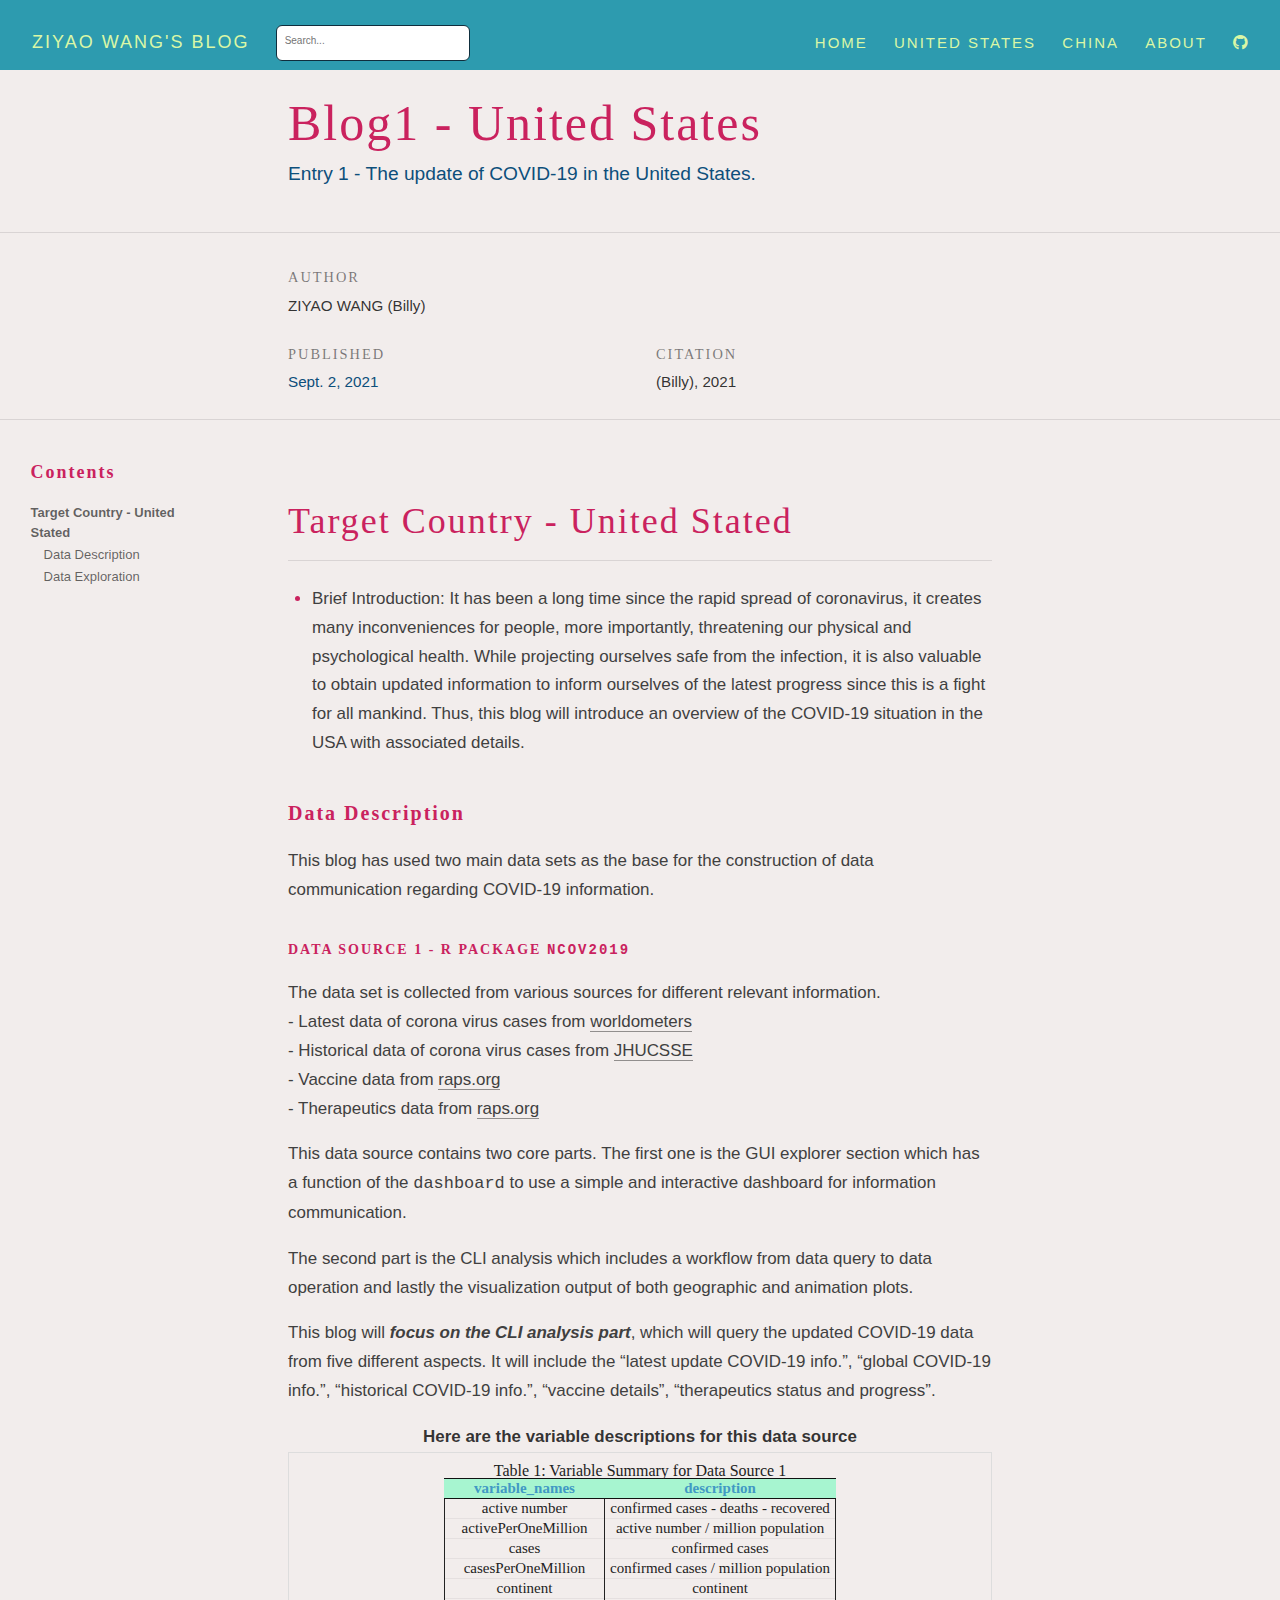
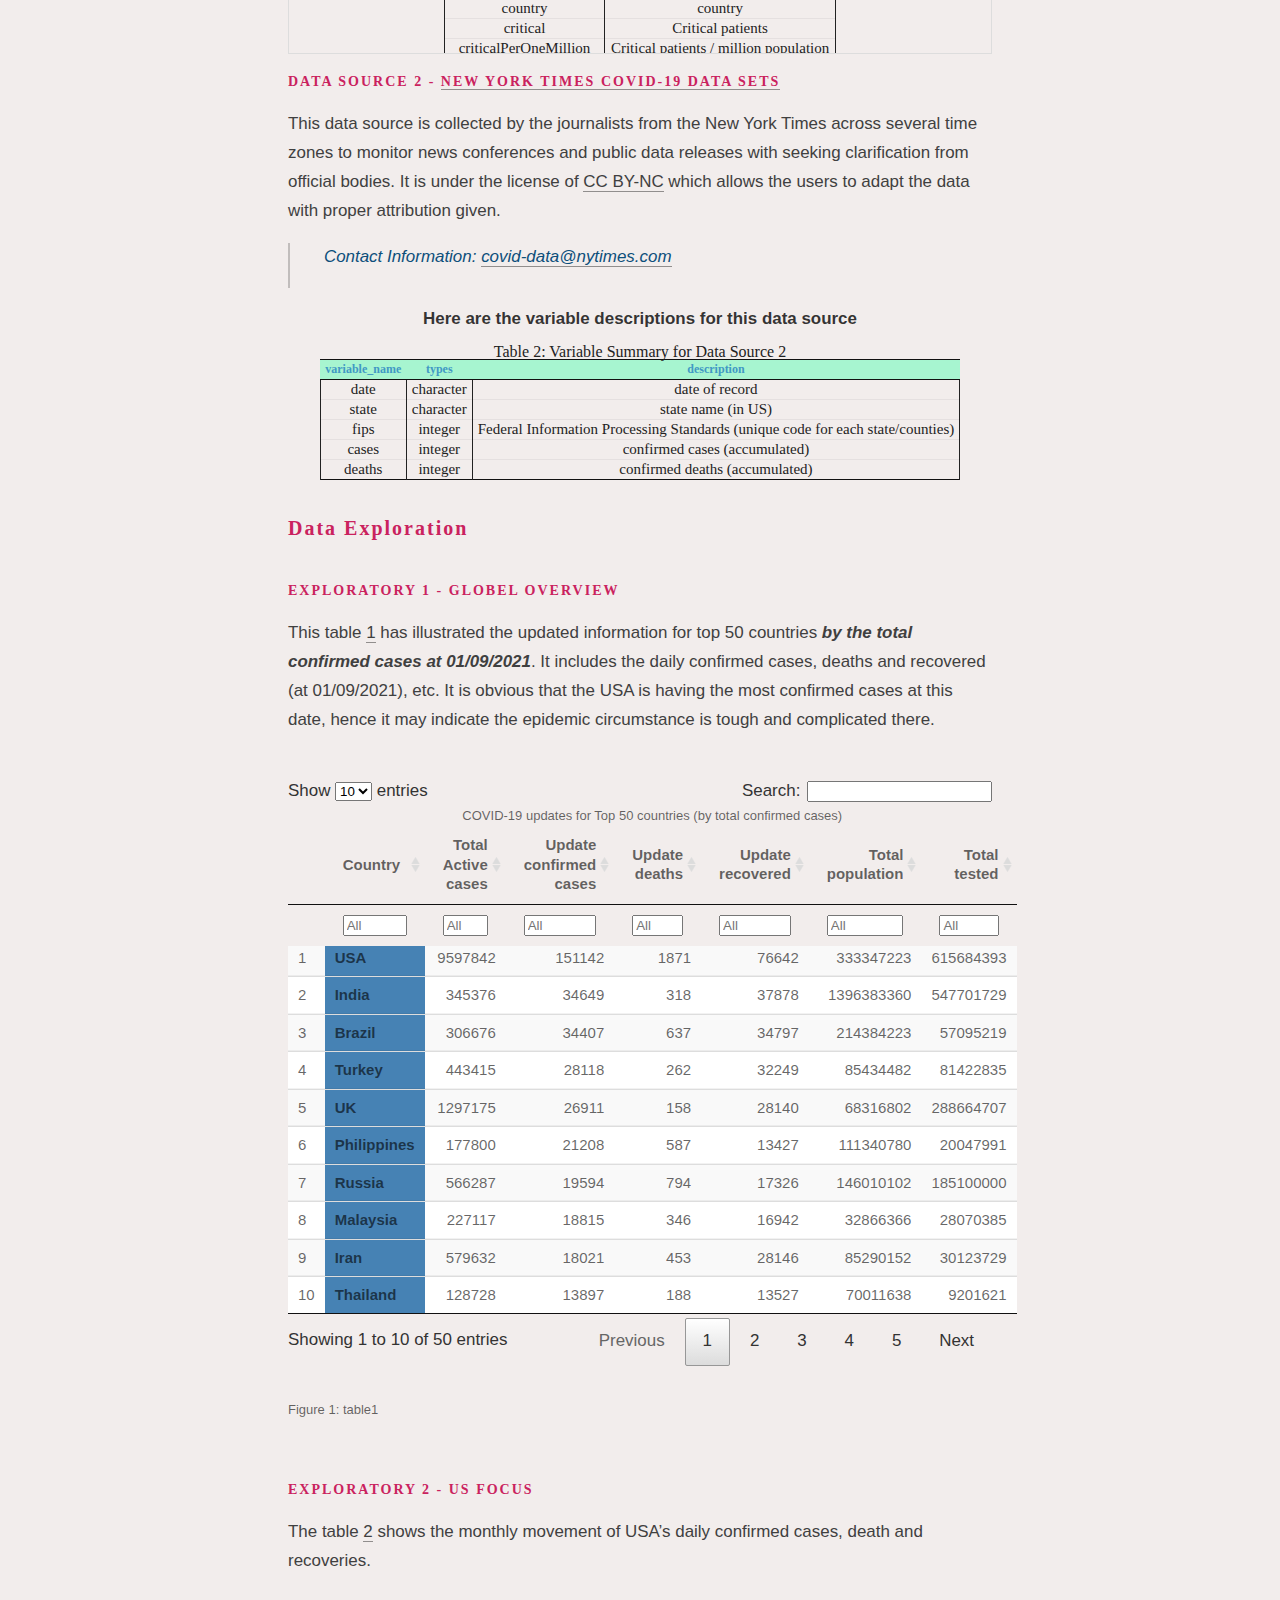
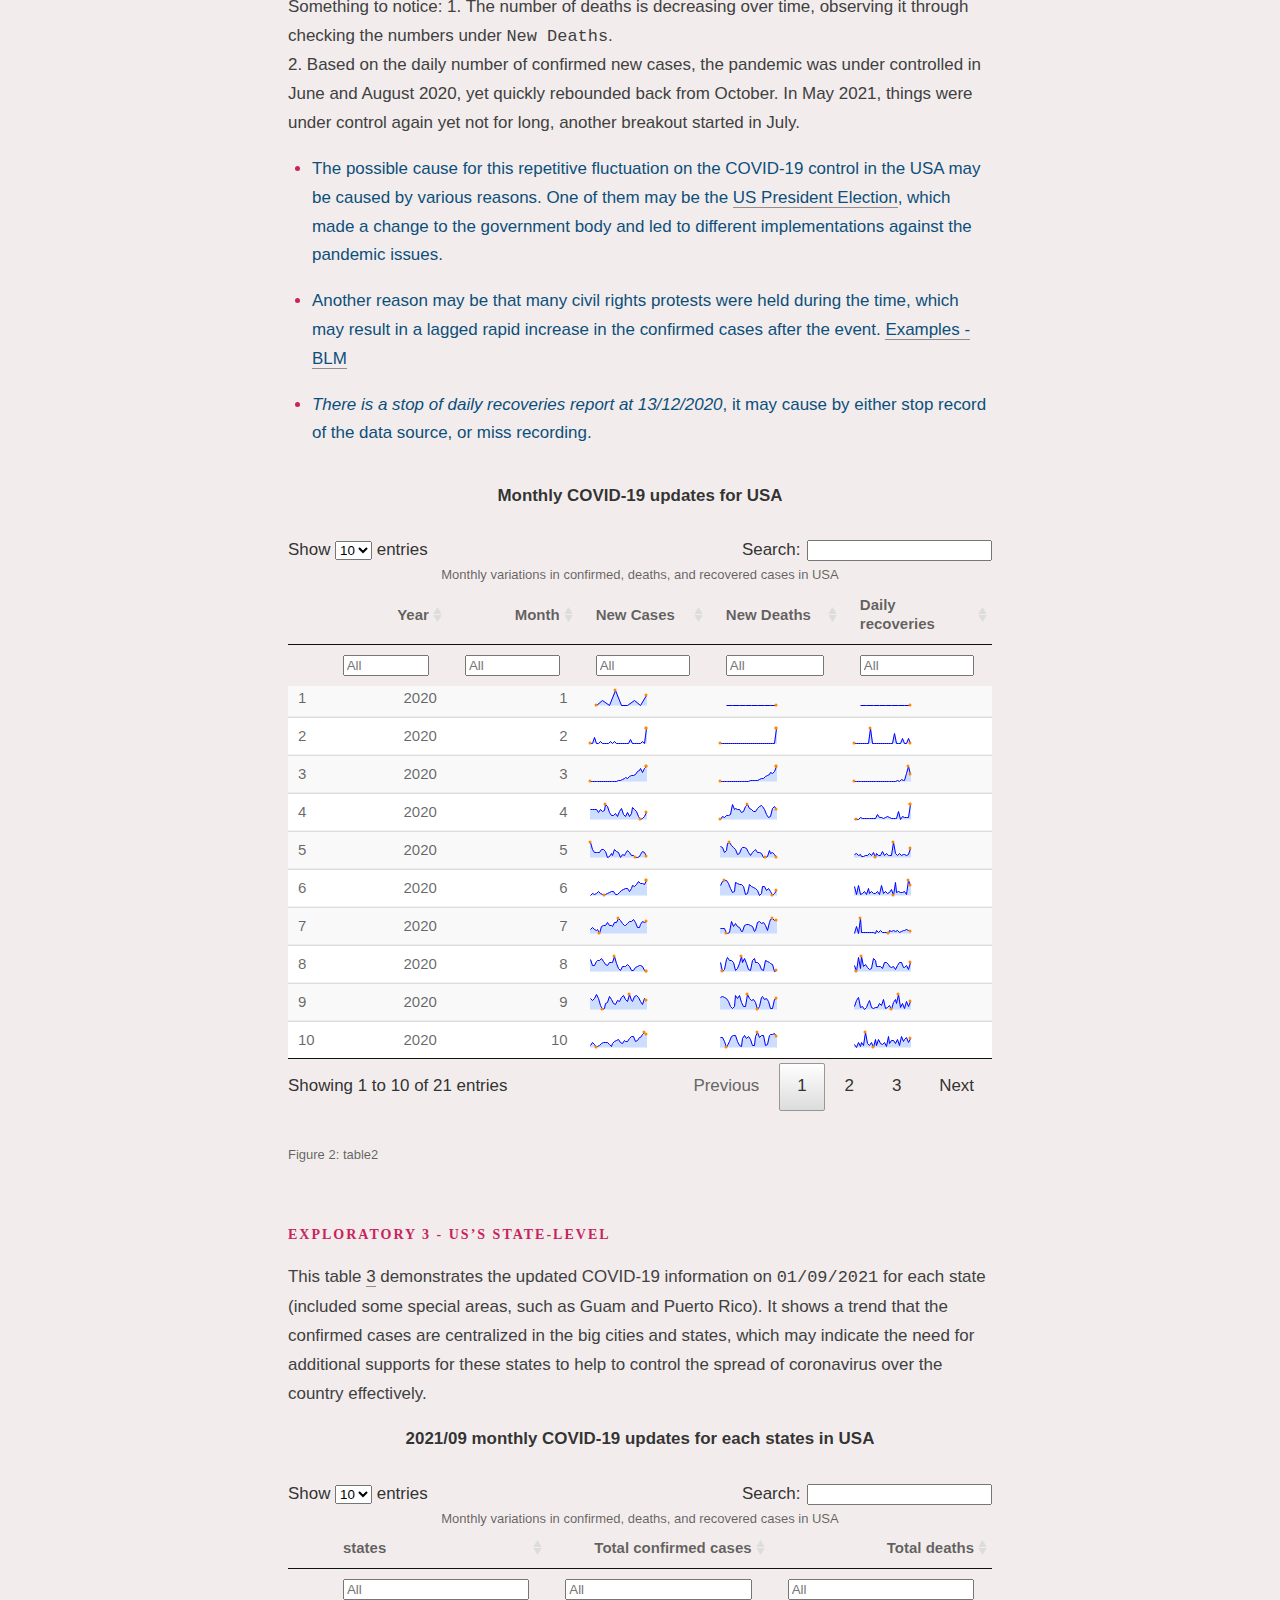
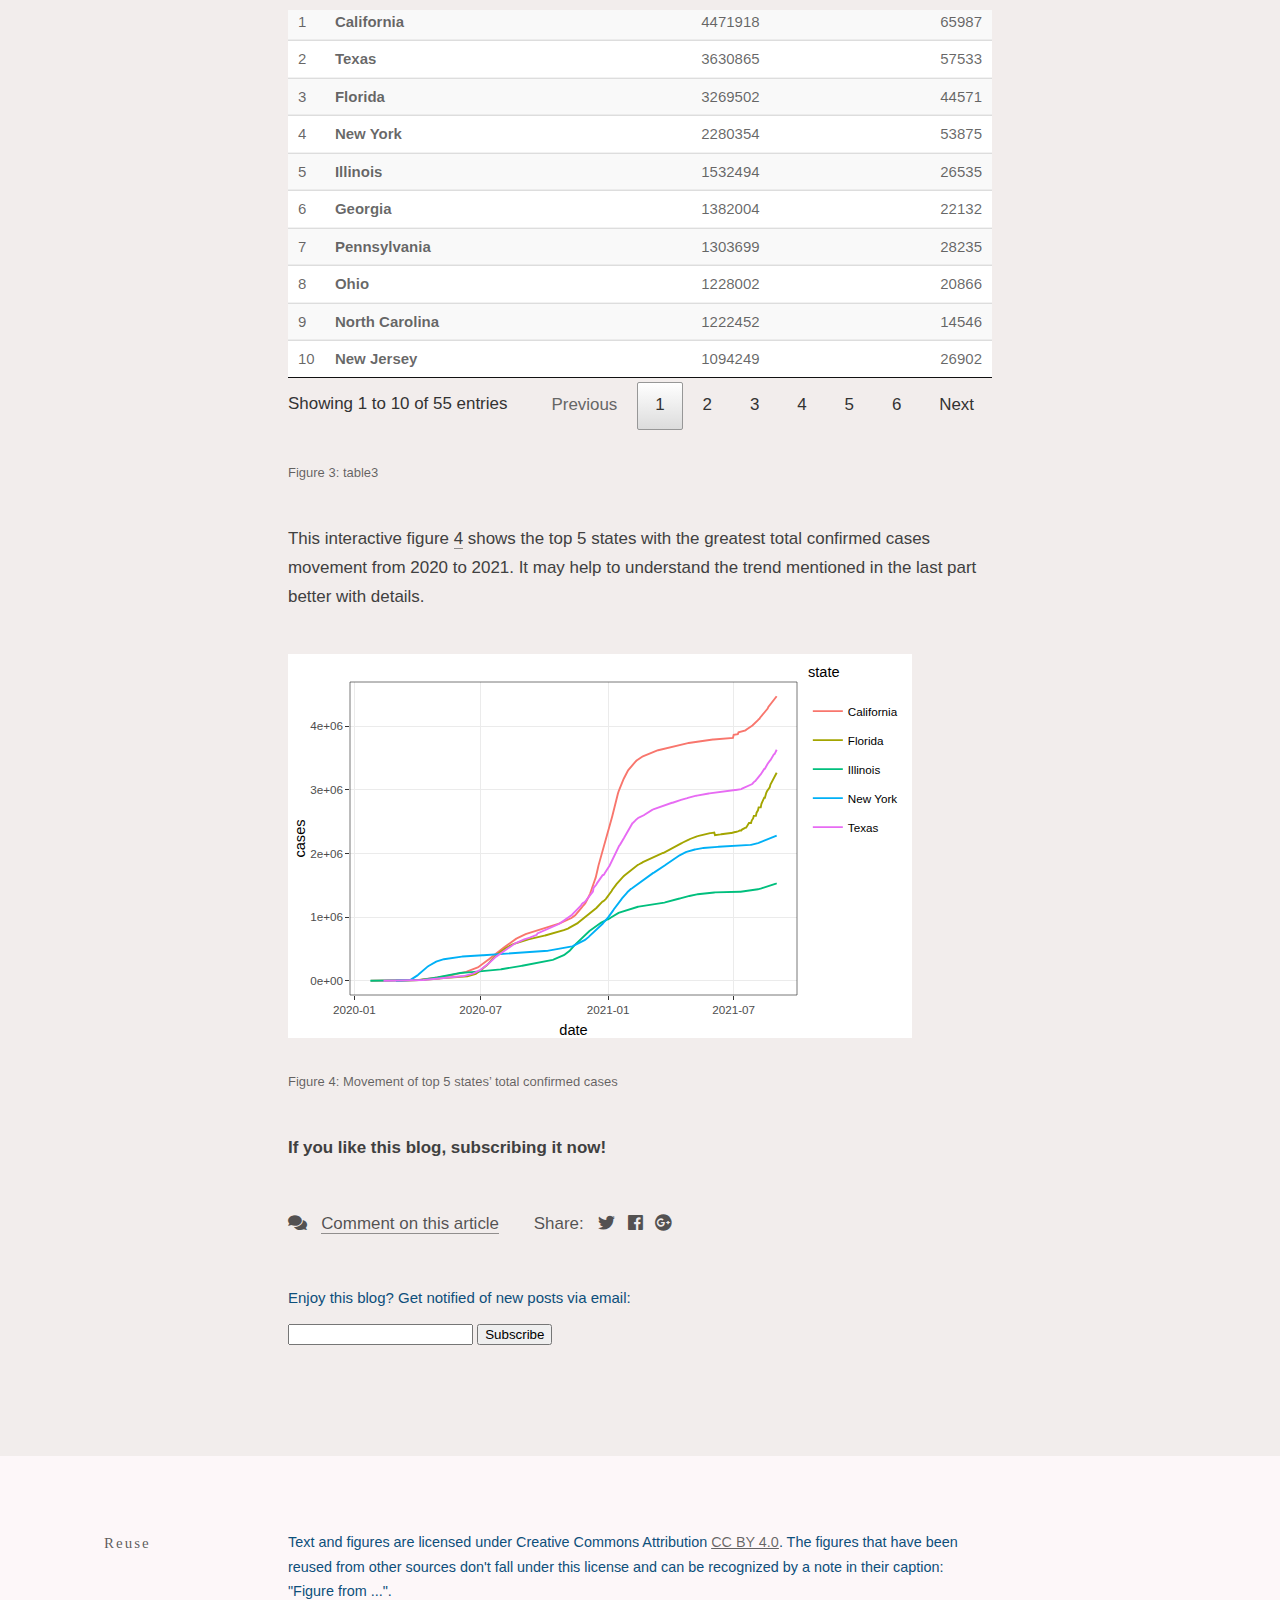
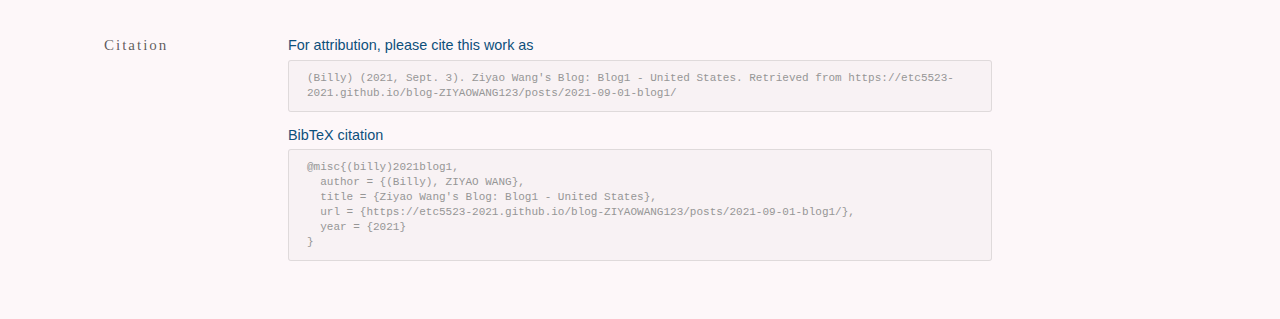
<file: docs/posts/2021-09-01-blog1/index.html>
<!DOCTYPE html>

<html xmlns="http://www.w3.org/1999/xhtml" lang="" xml:lang="">

<head>
  <meta charset="utf-8"/>
  <meta name="viewport" content="width=device-width, initial-scale=1"/>
  <meta http-equiv="X-UA-Compatible" content="IE=Edge,chrome=1"/>
  <meta name="generator" content="distill" />

  <style type="text/css">
  /* Hide doc at startup (prevent jankiness while JS renders/transforms) */
  body {
    visibility: hidden;
  }
  </style>

 <!--radix_placeholder_import_source-->
 <!--/radix_placeholder_import_source-->

<style type="text/css">code{white-space: pre;}</style>
<style type="text/css" data-origin="pandoc">
pre > code.sourceCode { white-space: pre; position: relative; }
pre > code.sourceCode > span { display: inline-block; line-height: 1.25; }
pre > code.sourceCode > span:empty { height: 1.2em; }
.sourceCode { overflow: visible; }
code.sourceCode > span { color: inherit; text-decoration: inherit; }
div.sourceCode { margin: 1em 0; }
pre.sourceCode { margin: 0; }
@media screen {
div.sourceCode { overflow: auto; }
}
@media print {
pre > code.sourceCode { white-space: pre-wrap; }
pre > code.sourceCode > span { text-indent: -5em; padding-left: 5em; }
}
pre.numberSource code
  { counter-reset: source-line 0; }
pre.numberSource code > span
  { position: relative; left: -4em; counter-increment: source-line; }
pre.numberSource code > span > a:first-child::before
  { content: counter(source-line);
    position: relative; left: -1em; text-align: right; vertical-align: baseline;
    border: none; display: inline-block;
    -webkit-touch-callout: none; -webkit-user-select: none;
    -khtml-user-select: none; -moz-user-select: none;
    -ms-user-select: none; user-select: none;
    padding: 0 4px; width: 4em;
    color: #aaaaaa;
  }
pre.numberSource { margin-left: 3em; border-left: 1px solid #aaaaaa;  padding-left: 4px; }
div.sourceCode
  {   }
@media screen {
pre > code.sourceCode > span > a:first-child::before { text-decoration: underline; }
}
code span.al { color: #ad0000; } /* Alert */
code span.an { color: #5e5e5e; } /* Annotation */
code span.at { color: #20794d; } /* Attribute */
code span.bn { color: #ad0000; } /* BaseN */
code span.bu { } /* BuiltIn */
code span.cf { color: #007ba5; } /* ControlFlow */
code span.ch { color: #20794d; } /* Char */
code span.cn { color: #8f5902; } /* Constant */
code span.co { color: #5e5e5e; } /* Comment */
code span.cv { color: #5e5e5e; font-style: italic; } /* CommentVar */
code span.do { color: #5e5e5e; font-style: italic; } /* Documentation */
code span.dt { color: #ad0000; } /* DataType */
code span.dv { color: #ad0000; } /* DecVal */
code span.er { color: #ad0000; } /* Error */
code span.ex { } /* Extension */
code span.fl { color: #ad0000; } /* Float */
code span.fu { color: #4758ab; } /* Function */
code span.im { } /* Import */
code span.in { color: #5e5e5e; } /* Information */
code span.kw { color: #007ba5; } /* Keyword */
code span.op { color: #5e5e5e; } /* Operator */
code span.ot { color: #007ba5; } /* Other */
code span.pp { color: #ad0000; } /* Preprocessor */
code span.sc { color: #20794d; } /* SpecialChar */
code span.ss { color: #20794d; } /* SpecialString */
code span.st { color: #20794d; } /* String */
code span.va { color: #111111; } /* Variable */
code span.vs { color: #20794d; } /* VerbatimString */
code span.wa { color: #5e5e5e; font-style: italic; } /* Warning */
</style>

  <!--radix_placeholder_meta_tags-->
<title>Ziyao Wang's Blog: Blog1 - United States</title>

<meta property="description" itemprop="description" content="Entry 1 - The update of COVID-19 in the United States."/>

<link rel="canonical" href="https://etc5523-2021.github.io/blog-ZIYAOWANG123/posts/2021-09-01-blog1/"/>
<link rel="license" href="https://creativecommons.org/licenses/by/4.0/"/>

<!--  https://schema.org/Article -->
<meta property="article:published" itemprop="datePublished" content="2021-09-03"/>
<meta property="article:created" itemprop="dateCreated" content="2021-09-03"/>
<meta name="article:author" content="ZIYAO WANG (Billy)"/>

<!--  https://developers.facebook.com/docs/sharing/webmasters#markup -->
<meta property="og:title" content="Ziyao Wang&#39;s Blog: Blog1 - United States"/>
<meta property="og:type" content="article"/>
<meta property="og:description" content="Entry 1 - The update of COVID-19 in the United States."/>
<meta property="og:url" content="https://etc5523-2021.github.io/blog-ZIYAOWANG123/posts/2021-09-01-blog1/"/>
<meta property="og:image" content="https://etc5523-2021.github.io/blog-ZIYAOWANG123/posts/2021-09-01-blog1/blog1-us.jpg"/>
<meta property="og:locale" content="en_US"/>
<meta property="og:site_name" content="Ziyao Wang&#39;s Blog"/>

<!--  https://dev.twitter.com/cards/types/summary -->
<meta property="twitter:card" content="summary_large_image"/>
<meta property="twitter:title" content="Ziyao Wang&#39;s Blog: Blog1 - United States"/>
<meta property="twitter:description" content="Entry 1 - The update of COVID-19 in the United States."/>
<meta property="twitter:url" content="https://etc5523-2021.github.io/blog-ZIYAOWANG123/posts/2021-09-01-blog1/"/>
<meta property="twitter:image" content="https://etc5523-2021.github.io/blog-ZIYAOWANG123/posts/2021-09-01-blog1/blog1-us.jpg"/>

<!--  https://scholar.google.com/intl/en/scholar/inclusion.html#indexing -->
<meta name="citation_title" content="Ziyao Wang&#39;s Blog: Blog1 - United States"/>
<meta name="citation_fulltext_html_url" content="https://etc5523-2021.github.io/blog-ZIYAOWANG123/posts/2021-09-01-blog1/"/>
<meta name="citation_fulltext_world_readable" content=""/>
<meta name="citation_online_date" content="2021/09/03"/>
<meta name="citation_publication_date" content="2021/09/03"/>
<meta name="citation_author" content="ZIYAO WANG (Billy)"/>
<!--/radix_placeholder_meta_tags-->
  <!--radix_placeholder_rmarkdown_metadata-->

<script type="text/json" id="radix-rmarkdown-metadata">
{"type":"list","attributes":{"names":{"type":"character","attributes":{},"value":["creative_commons","title","description","author","date","output","preview","citation_url","canonical_url"]}},"value":[{"type":"character","attributes":{},"value":["CC BY"]},{"type":"character","attributes":{},"value":["Blog1 - United States"]},{"type":"character","attributes":{},"value":["Entry 1 - The update of COVID-19 in the United States."]},{"type":"list","attributes":{},"value":[{"type":"list","attributes":{"names":{"type":"character","attributes":{},"value":["name"]}},"value":[{"type":"character","attributes":{},"value":["ZIYAO WANG (Billy)"]}]}]},{"type":"character","attributes":{},"value":["09-03-2021"]},{"type":"list","attributes":{"names":{"type":"character","attributes":{},"value":["distill::distill_article"]}},"value":[{"type":"list","attributes":{"names":{"type":"character","attributes":{},"value":["toc","toc_float","self_contained"]}},"value":[{"type":"logical","attributes":{},"value":[true]},{"type":"logical","attributes":{},"value":[true]},{"type":"logical","attributes":{},"value":[false]}]}]},{"type":"character","attributes":{},"value":["blog1-us.jpg"]},{"type":"character","attributes":{},"value":["https://etc5523-2021.github.io/blog-ZIYAOWANG123/posts/2021-09-01-blog1/"]},{"type":"character","attributes":{},"value":["https://etc5523-2021.github.io/blog-ZIYAOWANG123/posts/2021-09-01-blog1/"]}]}
</script>
<!--/radix_placeholder_rmarkdown_metadata-->
  
  <script type="text/json" id="radix-resource-manifest">
  {"type":"character","attributes":{},"value":["blog1-us.jpg","blog1_files/anchor-4.2.2/anchor.min.js","blog1_files/bowser-1.9.3/bowser.min.js","blog1_files/crosstalk-1.1.1/css/crosstalk.css","blog1_files/crosstalk-1.1.1/js/crosstalk.js","blog1_files/crosstalk-1.1.1/js/crosstalk.js.map","blog1_files/crosstalk-1.1.1/js/crosstalk.min.js","blog1_files/crosstalk-1.1.1/js/crosstalk.min.js.map","blog1_files/datatables-binding-0.18/datatables.js","blog1_files/datatables-css-0.0.0/datatables-crosstalk.css","blog1_files/distill-2.2.21/template.v2.js","blog1_files/dt-core-1.10.20/css/jquery.dataTables.extra.css","blog1_files/dt-core-1.10.20/css/jquery.dataTables.min.css","blog1_files/dt-core-1.10.20/js/jquery.dataTables.min.js","blog1_files/figure-html5/figure1-1.png","blog1_files/header-attrs-2.10/header-attrs.js","blog1_files/header-attrs-2.9/header-attrs.js","blog1_files/htmlwidgets-1.5.3/htmlwidgets.js","blog1_files/jquery-1.11.3/jquery.min.js","blog1_files/jquery-3.5.1/jquery-AUTHORS.txt","blog1_files/jquery-3.5.1/jquery.js","blog1_files/jquery-3.5.1/jquery.min.js","blog1_files/jquery-3.5.1/jquery.min.map","blog1_files/jquery-sparkline-2.1.2/jquery.sparkline.css","blog1_files/jquery-sparkline-2.1.2/jquery.sparkline.js","blog1_files/jquery-sparkline-2.1.2/jquery.sparkline.min.js","blog1_files/jquery-sparkline-2.1.2/package.json","blog1_files/jquery-sparkline-2.1.2/README.md","blog1_files/kePrint-0.0.1/kePrint.js","blog1_files/lightable-0.0.1/lightable.css","blog1_files/nouislider-7.0.10/jquery.nouislider.min.css","blog1_files/nouislider-7.0.10/jquery.nouislider.min.js","blog1_files/plotly-binding-4.9.4.1/plotly.js","blog1_files/plotly-htmlwidgets-css-1.57.1/plotly-htmlwidgets.css","blog1_files/plotly-main-1.57.1/plotly-latest.min.js","blog1_files/popper-2.6.0/popper.min.js","blog1_files/selectize-0.12.0/selectize.bootstrap3.css","blog1_files/selectize-0.12.0/selectize.min.js","blog1_files/sparkline-binding-2.0/sparkline.js","blog1_files/tippy-6.2.7/tippy-bundle.umd.min.js","blog1_files/tippy-6.2.7/tippy-light-border.css","blog1_files/tippy-6.2.7/tippy.css","blog1_files/tippy-6.2.7/tippy.umd.min.js","blog1_files/typedarray-0.1/typedarray.min.js","blog1_files/webcomponents-2.0.0/webcomponents.js"]}
  </script>
  <!--radix_placeholder_navigation_in_header-->
<meta name="distill:offset" content="../.."/>

<script type="application/javascript">

  window.headroom_prevent_pin = false;

  window.document.addEventListener("DOMContentLoaded", function (event) {

    // initialize headroom for banner
    var header = $('header').get(0);
    var headerHeight = header.offsetHeight;
    var headroom = new Headroom(header, {
      tolerance: 5,
      onPin : function() {
        if (window.headroom_prevent_pin) {
          window.headroom_prevent_pin = false;
          headroom.unpin();
        }
      }
    });
    headroom.init();
    if(window.location.hash)
      headroom.unpin();
    $(header).addClass('headroom--transition');

    // offset scroll location for banner on hash change
    // (see: https://github.com/WickyNilliams/headroom.js/issues/38)
    window.addEventListener("hashchange", function(event) {
      window.scrollTo(0, window.pageYOffset - (headerHeight + 25));
    });

    // responsive menu
    $('.distill-site-header').each(function(i, val) {
      var topnav = $(this);
      var toggle = topnav.find('.nav-toggle');
      toggle.on('click', function() {
        topnav.toggleClass('responsive');
      });
    });

    // nav dropdowns
    $('.nav-dropbtn').click(function(e) {
      $(this).next('.nav-dropdown-content').toggleClass('nav-dropdown-active');
      $(this).parent().siblings('.nav-dropdown')
         .children('.nav-dropdown-content').removeClass('nav-dropdown-active');
    });
    $("body").click(function(e){
      $('.nav-dropdown-content').removeClass('nav-dropdown-active');
    });
    $(".nav-dropdown").click(function(e){
      e.stopPropagation();
    });
  });
</script>

<style type="text/css">

/* Theme (user-documented overrideables for nav appearance) */

.distill-site-nav {
  color: rgba(255, 255, 255, 0.8);
  background-color: #0F2E3D;
  font-size: 15px;
  font-weight: 300;
}

.distill-site-nav a {
  color: inherit;
  text-decoration: none;
}

.distill-site-nav a:hover {
  color: white;
}

@media print {
  .distill-site-nav {
    display: none;
  }
}

.distill-site-header {

}

.distill-site-footer {

}


/* Site Header */

.distill-site-header {
  width: 100%;
  box-sizing: border-box;
  z-index: 3;
}

.distill-site-header .nav-left {
  display: inline-block;
  margin-left: 8px;
}

@media screen and (max-width: 768px) {
  .distill-site-header .nav-left {
    margin-left: 0;
  }
}


.distill-site-header .nav-right {
  float: right;
  margin-right: 8px;
}

.distill-site-header a,
.distill-site-header .title {
  display: inline-block;
  text-align: center;
  padding: 14px 10px 14px 10px;
}

.distill-site-header .title {
  font-size: 18px;
  min-width: 150px;
}

.distill-site-header .logo {
  padding: 0;
}

.distill-site-header .logo img {
  display: none;
  max-height: 20px;
  width: auto;
  margin-bottom: -4px;
}

.distill-site-header .nav-image img {
  max-height: 18px;
  width: auto;
  display: inline-block;
  margin-bottom: -3px;
}



@media screen and (min-width: 1000px) {
  .distill-site-header .logo img {
    display: inline-block;
  }
  .distill-site-header .nav-left {
    margin-left: 20px;
  }
  .distill-site-header .nav-right {
    margin-right: 20px;
  }
  .distill-site-header .title {
    padding-left: 12px;
  }
}


.distill-site-header .nav-toggle {
  display: none;
}

.nav-dropdown {
  display: inline-block;
  position: relative;
}

.nav-dropdown .nav-dropbtn {
  border: none;
  outline: none;
  color: rgba(255, 255, 255, 0.8);
  padding: 16px 10px;
  background-color: transparent;
  font-family: inherit;
  font-size: inherit;
  font-weight: inherit;
  margin: 0;
  margin-top: 1px;
  z-index: 2;
}

.nav-dropdown-content {
  display: none;
  position: absolute;
  background-color: white;
  min-width: 200px;
  border: 1px solid rgba(0,0,0,0.15);
  border-radius: 4px;
  box-shadow: 0px 8px 16px 0px rgba(0,0,0,0.1);
  z-index: 1;
  margin-top: 2px;
  white-space: nowrap;
  padding-top: 4px;
  padding-bottom: 4px;
}

.nav-dropdown-content hr {
  margin-top: 4px;
  margin-bottom: 4px;
  border: none;
  border-bottom: 1px solid rgba(0, 0, 0, 0.1);
}

.nav-dropdown-active {
  display: block;
}

.nav-dropdown-content a, .nav-dropdown-content .nav-dropdown-header {
  color: black;
  padding: 6px 24px;
  text-decoration: none;
  display: block;
  text-align: left;
}

.nav-dropdown-content .nav-dropdown-header {
  display: block;
  padding: 5px 24px;
  padding-bottom: 0;
  text-transform: uppercase;
  font-size: 14px;
  color: #999999;
  white-space: nowrap;
}

.nav-dropdown:hover .nav-dropbtn {
  color: white;
}

.nav-dropdown-content a:hover {
  background-color: #ddd;
  color: black;
}

.nav-right .nav-dropdown-content {
  margin-left: -45%;
  right: 0;
}

@media screen and (max-width: 768px) {
  .distill-site-header a, .distill-site-header .nav-dropdown  {display: none;}
  .distill-site-header a.nav-toggle {
    float: right;
    display: block;
  }
  .distill-site-header .title {
    margin-left: 0;
  }
  .distill-site-header .nav-right {
    margin-right: 0;
  }
  .distill-site-header {
    overflow: hidden;
  }
  .nav-right .nav-dropdown-content {
    margin-left: 0;
  }
}


@media screen and (max-width: 768px) {
  .distill-site-header.responsive {position: relative; min-height: 500px; }
  .distill-site-header.responsive a.nav-toggle {
    position: absolute;
    right: 0;
    top: 0;
  }
  .distill-site-header.responsive a,
  .distill-site-header.responsive .nav-dropdown {
    display: block;
    text-align: left;
  }
  .distill-site-header.responsive .nav-left,
  .distill-site-header.responsive .nav-right {
    width: 100%;
  }
  .distill-site-header.responsive .nav-dropdown {float: none;}
  .distill-site-header.responsive .nav-dropdown-content {position: relative;}
  .distill-site-header.responsive .nav-dropdown .nav-dropbtn {
    display: block;
    width: 100%;
    text-align: left;
  }
}

/* Site Footer */

.distill-site-footer {
  width: 100%;
  overflow: hidden;
  box-sizing: border-box;
  z-index: 3;
  margin-top: 30px;
  padding-top: 30px;
  padding-bottom: 30px;
  text-align: center;
}

/* Headroom */

d-title {
  padding-top: 6rem;
}

@media print {
  d-title {
    padding-top: 4rem;
  }
}

.headroom {
  z-index: 1000;
  position: fixed;
  top: 0;
  left: 0;
  right: 0;
}

.headroom--transition {
  transition: all .4s ease-in-out;
}

.headroom--unpinned {
  top: -100px;
}

.headroom--pinned {
  top: 0;
}

/* adjust viewport for navbar height */
/* helps vertically center bootstrap (non-distill) content */
.min-vh-100 {
  min-height: calc(100vh - 100px) !important;
}

</style>

<script src="../../site_libs/jquery-1.11.3/jquery.min.js"></script>
<link href="../../site_libs/font-awesome-5.1.0/css/all.css" rel="stylesheet"/>
<link href="../../site_libs/font-awesome-5.1.0/css/v4-shims.css" rel="stylesheet"/>
<script src="../../site_libs/headroom-0.9.4/headroom.min.js"></script>
<script src="../../site_libs/autocomplete-0.37.1/autocomplete.min.js"></script>
<script src="../../site_libs/fuse-6.4.1/fuse.min.js"></script>

<script type="application/javascript">

function getMeta(metaName) {
  var metas = document.getElementsByTagName('meta');
  for (let i = 0; i < metas.length; i++) {
    if (metas[i].getAttribute('name') === metaName) {
      return metas[i].getAttribute('content');
    }
  }
  return '';
}

function offsetURL(url) {
  var offset = getMeta('distill:offset');
  return offset ? offset + '/' + url : url;
}

function createFuseIndex() {

  // create fuse index
  var options = {
    keys: [
      { name: 'title', weight: 20 },
      { name: 'categories', weight: 15 },
      { name: 'description', weight: 10 },
      { name: 'contents', weight: 5 },
    ],
    ignoreLocation: true,
    threshold: 0
  };
  var fuse = new window.Fuse([], options);

  // fetch the main search.json
  return fetch(offsetURL('search.json'))
    .then(function(response) {
      if (response.status == 200) {
        return response.json().then(function(json) {
          // index main articles
          json.articles.forEach(function(article) {
            fuse.add(article);
          });
          // download collections and index their articles
          return Promise.all(json.collections.map(function(collection) {
            return fetch(offsetURL(collection)).then(function(response) {
              if (response.status === 200) {
                return response.json().then(function(articles) {
                  articles.forEach(function(article) {
                    fuse.add(article);
                  });
                })
              } else {
                return Promise.reject(
                  new Error('Unexpected status from search index request: ' +
                            response.status)
                );
              }
            });
          })).then(function() {
            return fuse;
          });
        });

      } else {
        return Promise.reject(
          new Error('Unexpected status from search index request: ' +
                      response.status)
        );
      }
    });
}

window.document.addEventListener("DOMContentLoaded", function (event) {

  // get search element (bail if we don't have one)
  var searchEl = window.document.getElementById('distill-search');
  if (!searchEl)
    return;

  createFuseIndex()
    .then(function(fuse) {

      // make search box visible
      searchEl.classList.remove('hidden');

      // initialize autocomplete
      var options = {
        autoselect: true,
        hint: false,
        minLength: 2,
      };
      window.autocomplete(searchEl, options, [{
        source: function(query, callback) {
          const searchOptions = {
            isCaseSensitive: false,
            shouldSort: true,
            minMatchCharLength: 2,
            limit: 10,
          };
          var results = fuse.search(query, searchOptions);
          callback(results
            .map(function(result) { return result.item; })
          );
        },
        templates: {
          suggestion: function(suggestion) {
            var img = suggestion.preview && Object.keys(suggestion.preview).length > 0
              ? `<img src="${offsetURL(suggestion.preview)}"</img>`
              : '';
            var html = `
              <div class="search-item">
                <h3>${suggestion.title}</h3>
                <div class="search-item-description">
                  ${suggestion.description || ''}
                </div>
                <div class="search-item-preview">
                  ${img}
                </div>
              </div>
            `;
            return html;
          }
        }
      }]).on('autocomplete:selected', function(event, suggestion) {
        window.location.href = offsetURL(suggestion.path);
      });
      // remove inline display style on autocompleter (we want to
      // manage responsive display via css)
      $('.algolia-autocomplete').css("display", "");
    })
    .catch(function(error) {
      console.log(error);
    });

});

</script>

<style type="text/css">

.nav-search {
  font-size: x-small;
}

/* Algolioa Autocomplete */

.algolia-autocomplete {
  display: inline-block;
  margin-left: 10px;
  vertical-align: sub;
  background-color: white;
  color: black;
  padding: 6px;
  padding-top: 8px;
  padding-bottom: 0;
  border-radius: 6px;
  border: 1px #0F2E3D solid;
  width: 180px;
}


@media screen and (max-width: 768px) {
  .distill-site-nav .algolia-autocomplete {
    display: none;
    visibility: hidden;
  }
  .distill-site-nav.responsive .algolia-autocomplete {
    display: inline-block;
    visibility: visible;
  }
  .distill-site-nav.responsive .algolia-autocomplete .aa-dropdown-menu {
    margin-left: 0;
    width: 400px;
    max-height: 400px;
  }
}

.algolia-autocomplete .aa-input, .algolia-autocomplete .aa-hint {
  width: 90%;
  outline: none;
  border: none;
}

.algolia-autocomplete .aa-hint {
  color: #999;
}
.algolia-autocomplete .aa-dropdown-menu {
  width: 550px;
  max-height: 70vh;
  overflow-x: visible;
  overflow-y: scroll;
  padding: 5px;
  margin-top: 3px;
  margin-left: -150px;
  background-color: #fff;
  border-radius: 5px;
  border: 1px solid #999;
  border-top: none;
}

.algolia-autocomplete .aa-dropdown-menu .aa-suggestion {
  cursor: pointer;
  padding: 5px 4px;
  border-bottom: 1px solid #eee;
}

.algolia-autocomplete .aa-dropdown-menu .aa-suggestion:last-of-type {
  border-bottom: none;
  margin-bottom: 2px;
}

.algolia-autocomplete .aa-dropdown-menu .aa-suggestion .search-item {
  overflow: hidden;
  font-size: 0.8em;
  line-height: 1.4em;
}

.algolia-autocomplete .aa-dropdown-menu .aa-suggestion .search-item h3 {
  font-size: 1rem;
  margin-block-start: 0;
  margin-block-end: 5px;
}

.algolia-autocomplete .aa-dropdown-menu .aa-suggestion .search-item-description {
  display: inline-block;
  overflow: hidden;
  height: 2.8em;
  width: 80%;
  margin-right: 4%;
}

.algolia-autocomplete .aa-dropdown-menu .aa-suggestion .search-item-preview {
  display: inline-block;
  width: 15%;
}

.algolia-autocomplete .aa-dropdown-menu .aa-suggestion .search-item-preview img {
  height: 3em;
  width: auto;
  display: none;
}

.algolia-autocomplete .aa-dropdown-menu .aa-suggestion .search-item-preview img[src] {
  display: initial;
}

.algolia-autocomplete .aa-dropdown-menu .aa-suggestion.aa-cursor {
  background-color: #eee;
}
.algolia-autocomplete .aa-dropdown-menu .aa-suggestion em {
  font-weight: bold;
  font-style: normal;
}

</style>


<!--/radix_placeholder_navigation_in_header-->
  <!--radix_placeholder_distill-->

<style type="text/css">

body {
  background-color: white;
}

.pandoc-table {
  width: 100%;
}

.pandoc-table>caption {
  margin-bottom: 10px;
}

.pandoc-table th:not([align]) {
  text-align: left;
}

.pagedtable-footer {
  font-size: 15px;
}

d-byline .byline {
  grid-template-columns: 2fr 2fr;
}

d-byline .byline h3 {
  margin-block-start: 1.5em;
}

d-byline .byline .authors-affiliations h3 {
  margin-block-start: 0.5em;
}

.authors-affiliations .orcid-id {
  width: 16px;
  height:16px;
  margin-left: 4px;
  margin-right: 4px;
  vertical-align: middle;
  padding-bottom: 2px;
}

d-title .dt-tags {
  margin-top: 1em;
  grid-column: text;
}

.dt-tags .dt-tag {
  text-decoration: none;
  display: inline-block;
  color: rgba(0,0,0,0.6);
  padding: 0em 0.4em;
  margin-right: 0.5em;
  margin-bottom: 0.4em;
  font-size: 70%;
  border: 1px solid rgba(0,0,0,0.2);
  border-radius: 3px;
  text-transform: uppercase;
  font-weight: 500;
}

d-article table.gt_table td,
d-article table.gt_table th {
  border-bottom: none;
}

.html-widget {
  margin-bottom: 2.0em;
}

.l-screen-inset {
  padding-right: 16px;
}

.l-screen .caption {
  margin-left: 10px;
}

.shaded {
  background: rgb(247, 247, 247);
  padding-top: 20px;
  padding-bottom: 20px;
  border-top: 1px solid rgba(0, 0, 0, 0.1);
  border-bottom: 1px solid rgba(0, 0, 0, 0.1);
}

.shaded .html-widget {
  margin-bottom: 0;
  border: 1px solid rgba(0, 0, 0, 0.1);
}

.shaded .shaded-content {
  background: white;
}

.text-output {
  margin-top: 0;
  line-height: 1.5em;
}

.hidden {
  display: none !important;
}

d-article {
  padding-top: 2.5rem;
  padding-bottom: 30px;
}

d-appendix {
  padding-top: 30px;
}

d-article>p>img {
  width: 100%;
}

d-article h2 {
  margin: 1rem 0 1.5rem 0;
}

d-article h3 {
  margin-top: 1.5rem;
}

d-article iframe {
  border: 1px solid rgba(0, 0, 0, 0.1);
  margin-bottom: 2.0em;
  width: 100%;
}

/* Tweak code blocks */

d-article div.sourceCode code,
d-article pre code {
  font-family: Consolas, Monaco, 'Andale Mono', 'Ubuntu Mono', monospace;
}

d-article pre,
d-article div.sourceCode,
d-article div.sourceCode pre {
  overflow: auto;
}

d-article div.sourceCode {
  background-color: white;
}

d-article div.sourceCode pre {
  padding-left: 10px;
  font-size: 12px;
  border-left: 2px solid rgba(0,0,0,0.1);
}

d-article pre {
  font-size: 12px;
  color: black;
  background: none;
  margin-top: 0;
  text-align: left;
  white-space: pre;
  word-spacing: normal;
  word-break: normal;
  word-wrap: normal;
  line-height: 1.5;

  -moz-tab-size: 4;
  -o-tab-size: 4;
  tab-size: 4;

  -webkit-hyphens: none;
  -moz-hyphens: none;
  -ms-hyphens: none;
  hyphens: none;
}

d-article pre a {
  border-bottom: none;
}

d-article pre a:hover {
  border-bottom: none;
  text-decoration: underline;
}

d-article details {
  grid-column: text;
  margin-bottom: 0.8em;
}

@media(min-width: 768px) {

d-article pre,
d-article div.sourceCode,
d-article div.sourceCode pre {
  overflow: visible !important;
}

d-article div.sourceCode pre {
  padding-left: 18px;
  font-size: 14px;
}

d-article pre {
  font-size: 14px;
}

}

figure img.external {
  background: white;
  border: 1px solid rgba(0, 0, 0, 0.1);
  box-shadow: 0 1px 8px rgba(0, 0, 0, 0.1);
  padding: 18px;
  box-sizing: border-box;
}

/* CSS for d-contents */

.d-contents {
  grid-column: text;
  color: rgba(0,0,0,0.8);
  font-size: 0.9em;
  padding-bottom: 1em;
  margin-bottom: 1em;
  padding-bottom: 0.5em;
  margin-bottom: 1em;
  padding-left: 0.25em;
  justify-self: start;
}

@media(min-width: 1000px) {
  .d-contents.d-contents-float {
    height: 0;
    grid-column-start: 1;
    grid-column-end: 4;
    justify-self: center;
    padding-right: 3em;
    padding-left: 2em;
  }
}

.d-contents nav h3 {
  font-size: 18px;
  margin-top: 0;
  margin-bottom: 1em;
}

.d-contents li {
  list-style-type: none
}

.d-contents nav > ul {
  padding-left: 0;
}

.d-contents ul {
  padding-left: 1em
}

.d-contents nav ul li {
  margin-top: 0.6em;
  margin-bottom: 0.2em;
}

.d-contents nav a {
  font-size: 13px;
  border-bottom: none;
  text-decoration: none
  color: rgba(0, 0, 0, 0.8);
}

.d-contents nav a:hover {
  text-decoration: underline solid rgba(0, 0, 0, 0.6)
}

.d-contents nav > ul > li > a {
  font-weight: 600;
}

.d-contents nav > ul > li > ul {
  font-weight: inherit;
}

.d-contents nav > ul > li > ul > li {
  margin-top: 0.2em;
}


.d-contents nav ul {
  margin-top: 0;
  margin-bottom: 0.25em;
}

.d-article-with-toc h2:nth-child(2) {
  margin-top: 0;
}


/* Figure */

.figure {
  position: relative;
  margin-bottom: 2.5em;
  margin-top: 1.5em;
}

.figure img {
  width: 100%;
}

.figure .caption {
  color: rgba(0, 0, 0, 0.6);
  font-size: 12px;
  line-height: 1.5em;
}

.figure img.external {
  background: white;
  border: 1px solid rgba(0, 0, 0, 0.1);
  box-shadow: 0 1px 8px rgba(0, 0, 0, 0.1);
  padding: 18px;
  box-sizing: border-box;
}

.figure .caption a {
  color: rgba(0, 0, 0, 0.6);
}

.figure .caption b,
.figure .caption strong, {
  font-weight: 600;
  color: rgba(0, 0, 0, 1.0);
}

/* Citations */

d-article .citation {
  color: inherit;
  cursor: inherit;
}

div.hanging-indent{
  margin-left: 1em; text-indent: -1em;
}

/* Citation hover box */

.tippy-box[data-theme~=light-border] {
  background-color: rgba(250, 250, 250, 0.95);
}

.tippy-content > p {
  margin-bottom: 0;
  padding: 2px;
}


/* Tweak 1000px media break to show more text */

@media(min-width: 1000px) {
  .base-grid,
  distill-header,
  d-title,
  d-abstract,
  d-article,
  d-appendix,
  distill-appendix,
  d-byline,
  d-footnote-list,
  d-citation-list,
  distill-footer {
    grid-template-columns: [screen-start] 1fr [page-start kicker-start] 80px [middle-start] 50px [text-start kicker-end] 65px 65px 65px 65px 65px 65px 65px 65px [text-end gutter-start] 65px [middle-end] 65px [page-end gutter-end] 1fr [screen-end];
    grid-column-gap: 16px;
  }

  .grid {
    grid-column-gap: 16px;
  }

  d-article {
    font-size: 1.06rem;
    line-height: 1.7em;
  }
  figure .caption, .figure .caption, figure figcaption {
    font-size: 13px;
  }
}

@media(min-width: 1180px) {
  .base-grid,
  distill-header,
  d-title,
  d-abstract,
  d-article,
  d-appendix,
  distill-appendix,
  d-byline,
  d-footnote-list,
  d-citation-list,
  distill-footer {
    grid-template-columns: [screen-start] 1fr [page-start kicker-start] 60px [middle-start] 60px [text-start kicker-end] 60px 60px 60px 60px 60px 60px 60px 60px [text-end gutter-start] 60px [middle-end] 60px [page-end gutter-end] 1fr [screen-end];
    grid-column-gap: 32px;
  }

  .grid {
    grid-column-gap: 32px;
  }
}


/* Get the citation styles for the appendix (not auto-injected on render since
   we do our own rendering of the citation appendix) */

d-appendix .citation-appendix,
.d-appendix .citation-appendix {
  font-size: 11px;
  line-height: 15px;
  border-left: 1px solid rgba(0, 0, 0, 0.1);
  padding-left: 18px;
  border: 1px solid rgba(0,0,0,0.1);
  background: rgba(0, 0, 0, 0.02);
  padding: 10px 18px;
  border-radius: 3px;
  color: rgba(150, 150, 150, 1);
  overflow: hidden;
  margin-top: -12px;
  white-space: pre-wrap;
  word-wrap: break-word;
}

/* Include appendix styles here so they can be overridden */

d-appendix {
  contain: layout style;
  font-size: 0.8em;
  line-height: 1.7em;
  margin-top: 60px;
  margin-bottom: 0;
  border-top: 1px solid rgba(0, 0, 0, 0.1);
  color: rgba(0,0,0,0.5);
  padding-top: 60px;
  padding-bottom: 48px;
}

d-appendix h3 {
  grid-column: page-start / text-start;
  font-size: 15px;
  font-weight: 500;
  margin-top: 1em;
  margin-bottom: 0;
  color: rgba(0,0,0,0.65);
}

d-appendix h3 + * {
  margin-top: 1em;
}

d-appendix ol {
  padding: 0 0 0 15px;
}

@media (min-width: 768px) {
  d-appendix ol {
    padding: 0 0 0 30px;
    margin-left: -30px;
  }
}

d-appendix li {
  margin-bottom: 1em;
}

d-appendix a {
  color: rgba(0, 0, 0, 0.6);
}

d-appendix > * {
  grid-column: text;
}

d-appendix > d-footnote-list,
d-appendix > d-citation-list,
d-appendix > distill-appendix {
  grid-column: screen;
}

/* Include footnote styles here so they can be overridden */

d-footnote-list {
  contain: layout style;
}

d-footnote-list > * {
  grid-column: text;
}

d-footnote-list a.footnote-backlink {
  color: rgba(0,0,0,0.3);
  padding-left: 0.5em;
}



/* Anchor.js */

.anchorjs-link {
  /*transition: all .25s linear; */
  text-decoration: none;
  border-bottom: none;
}
*:hover > .anchorjs-link {
  margin-left: -1.125em !important;
  text-decoration: none;
  border-bottom: none;
}

/* Social footer */

.social_footer {
  margin-top: 30px;
  margin-bottom: 0;
  color: rgba(0,0,0,0.67);
}

.disqus-comments {
  margin-right: 30px;
}

.disqus-comment-count {
  border-bottom: 1px solid rgba(0, 0, 0, 0.4);
  cursor: pointer;
}

#disqus_thread {
  margin-top: 30px;
}

.article-sharing a {
  border-bottom: none;
  margin-right: 8px;
}

.article-sharing a:hover {
  border-bottom: none;
}

.sidebar-section.subscribe {
  font-size: 12px;
  line-height: 1.6em;
}

.subscribe p {
  margin-bottom: 0.5em;
}


.article-footer .subscribe {
  font-size: 15px;
  margin-top: 45px;
}


.sidebar-section.custom {
  font-size: 12px;
  line-height: 1.6em;
}

.custom p {
  margin-bottom: 0.5em;
}

/* Styles for listing layout (hide title) */
.layout-listing d-title, .layout-listing .d-title {
  display: none;
}

/* Styles for posts lists (not auto-injected) */


.posts-with-sidebar {
  padding-left: 45px;
  padding-right: 45px;
}

.posts-list .description h2,
.posts-list .description p {
  font-family: -apple-system, BlinkMacSystemFont, "Segoe UI", Roboto, Oxygen, Ubuntu, Cantarell, "Fira Sans", "Droid Sans", "Helvetica Neue", Arial, sans-serif;
}

.posts-list .description h2 {
  font-weight: 700;
  border-bottom: none;
  padding-bottom: 0;
}

.posts-list h2.post-tag {
  border-bottom: 1px solid rgba(0, 0, 0, 0.2);
  padding-bottom: 12px;
}
.posts-list {
  margin-top: 60px;
  margin-bottom: 24px;
}

.posts-list .post-preview {
  text-decoration: none;
  overflow: hidden;
  display: block;
  border-bottom: 1px solid rgba(0, 0, 0, 0.1);
  padding: 24px 0;
}

.post-preview-last {
  border-bottom: none !important;
}

.posts-list .posts-list-caption {
  grid-column: screen;
  font-weight: 400;
}

.posts-list .post-preview h2 {
  margin: 0 0 6px 0;
  line-height: 1.2em;
  font-style: normal;
  font-size: 24px;
}

.posts-list .post-preview p {
  margin: 0 0 12px 0;
  line-height: 1.4em;
  font-size: 16px;
}

.posts-list .post-preview .thumbnail {
  box-sizing: border-box;
  margin-bottom: 24px;
  position: relative;
  max-width: 500px;
}
.posts-list .post-preview img {
  width: 100%;
  display: block;
}

.posts-list .metadata {
  font-size: 12px;
  line-height: 1.4em;
  margin-bottom: 18px;
}

.posts-list .metadata > * {
  display: inline-block;
}

.posts-list .metadata .publishedDate {
  margin-right: 2em;
}

.posts-list .metadata .dt-authors {
  display: block;
  margin-top: 0.3em;
  margin-right: 2em;
}

.posts-list .dt-tags {
  display: block;
  line-height: 1em;
}

.posts-list .dt-tags .dt-tag {
  display: inline-block;
  color: rgba(0,0,0,0.6);
  padding: 0.3em 0.4em;
  margin-right: 0.2em;
  margin-bottom: 0.4em;
  font-size: 60%;
  border: 1px solid rgba(0,0,0,0.2);
  border-radius: 3px;
  text-transform: uppercase;
  font-weight: 500;
}

.posts-list img {
  opacity: 1;
}

.posts-list img[data-src] {
  opacity: 0;
}

.posts-more {
  clear: both;
}


.posts-sidebar {
  font-size: 16px;
}

.posts-sidebar h3 {
  font-size: 16px;
  margin-top: 0;
  margin-bottom: 0.5em;
  font-weight: 400;
  text-transform: uppercase;
}

.sidebar-section {
  margin-bottom: 30px;
}

.categories ul {
  list-style-type: none;
  margin: 0;
  padding: 0;
}

.categories li {
  color: rgba(0, 0, 0, 0.8);
  margin-bottom: 0;
}

.categories li>a {
  border-bottom: none;
}

.categories li>a:hover {
  border-bottom: 1px solid rgba(0, 0, 0, 0.4);
}

.categories .active {
  font-weight: 600;
}

.categories .category-count {
  color: rgba(0, 0, 0, 0.4);
}


@media(min-width: 768px) {
  .posts-list .post-preview h2 {
    font-size: 26px;
  }
  .posts-list .post-preview .thumbnail {
    float: right;
    width: 30%;
    margin-bottom: 0;
  }
  .posts-list .post-preview .description {
    float: left;
    width: 45%;
  }
  .posts-list .post-preview .metadata {
    float: left;
    width: 20%;
    margin-top: 8px;
  }
  .posts-list .post-preview p {
    margin: 0 0 12px 0;
    line-height: 1.5em;
    font-size: 16px;
  }
  .posts-with-sidebar .posts-list {
    float: left;
    width: 75%;
  }
  .posts-with-sidebar .posts-sidebar {
    float: right;
    width: 20%;
    margin-top: 60px;
    padding-top: 24px;
    padding-bottom: 24px;
  }
}


/* Improve display for browsers without grid (IE/Edge <= 15) */

.downlevel {
  line-height: 1.6em;
  font-family: -apple-system, BlinkMacSystemFont, "Segoe UI", Roboto, Oxygen, Ubuntu, Cantarell, "Fira Sans", "Droid Sans", "Helvetica Neue", Arial, sans-serif;
  margin: 0;
}

.downlevel .d-title {
  padding-top: 6rem;
  padding-bottom: 1.5rem;
}

.downlevel .d-title h1 {
  font-size: 50px;
  font-weight: 700;
  line-height: 1.1em;
  margin: 0 0 0.5rem;
}

.downlevel .d-title p {
  font-weight: 300;
  font-size: 1.2rem;
  line-height: 1.55em;
  margin-top: 0;
}

.downlevel .d-byline {
  padding-top: 0.8em;
  padding-bottom: 0.8em;
  font-size: 0.8rem;
  line-height: 1.8em;
}

.downlevel .section-separator {
  border: none;
  border-top: 1px solid rgba(0, 0, 0, 0.1);
}

.downlevel .d-article {
  font-size: 1.06rem;
  line-height: 1.7em;
  padding-top: 1rem;
  padding-bottom: 2rem;
}


.downlevel .d-appendix {
  padding-left: 0;
  padding-right: 0;
  max-width: none;
  font-size: 0.8em;
  line-height: 1.7em;
  margin-bottom: 0;
  color: rgba(0,0,0,0.5);
  padding-top: 40px;
  padding-bottom: 48px;
}

.downlevel .footnotes ol {
  padding-left: 13px;
}

.downlevel .base-grid,
.downlevel .distill-header,
.downlevel .d-title,
.downlevel .d-abstract,
.downlevel .d-article,
.downlevel .d-appendix,
.downlevel .distill-appendix,
.downlevel .d-byline,
.downlevel .d-footnote-list,
.downlevel .d-citation-list,
.downlevel .distill-footer,
.downlevel .appendix-bottom,
.downlevel .posts-container {
  padding-left: 40px;
  padding-right: 40px;
}

@media(min-width: 768px) {
  .downlevel .base-grid,
  .downlevel .distill-header,
  .downlevel .d-title,
  .downlevel .d-abstract,
  .downlevel .d-article,
  .downlevel .d-appendix,
  .downlevel .distill-appendix,
  .downlevel .d-byline,
  .downlevel .d-footnote-list,
  .downlevel .d-citation-list,
  .downlevel .distill-footer,
  .downlevel .appendix-bottom,
  .downlevel .posts-container {
  padding-left: 150px;
  padding-right: 150px;
  max-width: 900px;
}
}

.downlevel pre code {
  display: block;
  border-left: 2px solid rgba(0, 0, 0, .1);
  padding: 0 0 0 20px;
  font-size: 14px;
}

.downlevel code, .downlevel pre {
  color: black;
  background: none;
  font-family: Consolas, Monaco, 'Andale Mono', 'Ubuntu Mono', monospace;
  text-align: left;
  white-space: pre;
  word-spacing: normal;
  word-break: normal;
  word-wrap: normal;
  line-height: 1.5;

  -moz-tab-size: 4;
  -o-tab-size: 4;
  tab-size: 4;

  -webkit-hyphens: none;
  -moz-hyphens: none;
  -ms-hyphens: none;
  hyphens: none;
}

.downlevel .posts-list .post-preview {
  color: inherit;
}



</style>

<script type="application/javascript">

function is_downlevel_browser() {
  if (bowser.isUnsupportedBrowser({ msie: "12", msedge: "16"},
                                 window.navigator.userAgent)) {
    return true;
  } else {
    return window.load_distill_framework === undefined;
  }
}

// show body when load is complete
function on_load_complete() {

  // add anchors
  if (window.anchors) {
    window.anchors.options.placement = 'left';
    window.anchors.add('d-article > h2, d-article > h3, d-article > h4, d-article > h5');
  }


  // set body to visible
  document.body.style.visibility = 'visible';

  // force redraw for leaflet widgets
  if (window.HTMLWidgets) {
    var maps = window.HTMLWidgets.findAll(".leaflet");
    $.each(maps, function(i, el) {
      var map = this.getMap();
      map.invalidateSize();
      map.eachLayer(function(layer) {
        if (layer instanceof L.TileLayer)
          layer.redraw();
      });
    });
  }

  // trigger 'shown' so htmlwidgets resize
  $('d-article').trigger('shown');
}

function init_distill() {

  init_common();

  // create front matter
  var front_matter = $('<d-front-matter></d-front-matter>');
  $('#distill-front-matter').wrap(front_matter);

  // create d-title
  $('.d-title').changeElementType('d-title');

  // create d-byline
  var byline = $('<d-byline></d-byline>');
  $('.d-byline').replaceWith(byline);

  // create d-article
  var article = $('<d-article></d-article>');
  $('.d-article').wrap(article).children().unwrap();

  // move posts container into article
  $('.posts-container').appendTo($('d-article'));

  // create d-appendix
  $('.d-appendix').changeElementType('d-appendix');

  // flag indicating that we have appendix items
  var appendix = $('.appendix-bottom').children('h3').length > 0;

  // replace footnotes with <d-footnote>
  $('.footnote-ref').each(function(i, val) {
    appendix = true;
    var href = $(this).attr('href');
    var id = href.replace('#', '');
    var fn = $('#' + id);
    var fn_p = $('#' + id + '>p');
    fn_p.find('.footnote-back').remove();
    var text = fn_p.html();
    var dtfn = $('<d-footnote></d-footnote>');
    dtfn.html(text);
    $(this).replaceWith(dtfn);
  });
  // remove footnotes
  $('.footnotes').remove();

  // move refs into #references-listing
  $('#references-listing').replaceWith($('#refs'));

  $('h1.appendix, h2.appendix').each(function(i, val) {
    $(this).changeElementType('h3');
  });
  $('h3.appendix').each(function(i, val) {
    var id = $(this).attr('id');
    $('.d-contents a[href="#' + id + '"]').parent().remove();
    appendix = true;
    $(this).nextUntil($('h1, h2, h3')).addBack().appendTo($('d-appendix'));
  });

  // show d-appendix if we have appendix content
  $("d-appendix").css('display', appendix ? 'grid' : 'none');

  // localize layout chunks to just output
  $('.layout-chunk').each(function(i, val) {

    // capture layout
    var layout = $(this).attr('data-layout');

    // apply layout to markdown level block elements
    var elements = $(this).children().not('details, div.sourceCode, pre, script');
    elements.each(function(i, el) {
      var layout_div = $('<div class="' + layout + '"></div>');
      if (layout_div.hasClass('shaded')) {
        var shaded_content = $('<div class="shaded-content"></div>');
        $(this).wrap(shaded_content);
        $(this).parent().wrap(layout_div);
      } else {
        $(this).wrap(layout_div);
      }
    });


    // unwrap the layout-chunk div
    $(this).children().unwrap();
  });

  // remove code block used to force  highlighting css
  $('.distill-force-highlighting-css').parent().remove();

  // remove empty line numbers inserted by pandoc when using a
  // custom syntax highlighting theme
  $('code.sourceCode a:empty').remove();

  // load distill framework
  load_distill_framework();

  // wait for window.distillRunlevel == 4 to do post processing
  function distill_post_process() {

    if (!window.distillRunlevel || window.distillRunlevel < 4)
      return;

    // hide author/affiliations entirely if we have no authors
    var front_matter = JSON.parse($("#distill-front-matter").html());
    var have_authors = front_matter.authors && front_matter.authors.length > 0;
    if (!have_authors)
      $('d-byline').addClass('hidden');

    // article with toc class
    $('.d-contents').parent().addClass('d-article-with-toc');

    // strip links that point to #
    $('.authors-affiliations').find('a[href="#"]').removeAttr('href');

    // add orcid ids
    $('.authors-affiliations').find('.author').each(function(i, el) {
      var orcid_id = front_matter.authors[i].orcidID;
      if (orcid_id) {
        var a = $('<a></a>');
        a.attr('href', 'https://orcid.org/' + orcid_id);
        var img = $('<img></img>');
        img.addClass('orcid-id');
        img.attr('alt', 'ORCID ID');
        img.attr('src','[data-uri]');
        a.append(img);
        $(this).append(a);
      }
    });

    // hide elements of author/affiliations grid that have no value
    function hide_byline_column(caption) {
      $('d-byline').find('h3:contains("' + caption + '")').parent().css('visibility', 'hidden');
    }

    // affiliations
    var have_affiliations = false;
    for (var i = 0; i<front_matter.authors.length; ++i) {
      var author = front_matter.authors[i];
      if (author.affiliation !== "&nbsp;") {
        have_affiliations = true;
        break;
      }
    }
    if (!have_affiliations)
      $('d-byline').find('h3:contains("Affiliations")').css('visibility', 'hidden');

    // published date
    if (!front_matter.publishedDate)
      hide_byline_column("Published");

    // document object identifier
    var doi = $('d-byline').find('h3:contains("DOI")');
    var doi_p = doi.next().empty();
    if (!front_matter.doi) {
      // if we have a citation and valid citationText then link to that
      if ($('#citation').length > 0 && front_matter.citationText) {
        doi.html('Citation');
        $('<a href="#citation"></a>')
          .text(front_matter.citationText)
          .appendTo(doi_p);
      } else {
        hide_byline_column("DOI");
      }
    } else {
      $('<a></a>')
         .attr('href', "https://doi.org/" + front_matter.doi)
         .html(front_matter.doi)
         .appendTo(doi_p);
    }

     // change plural form of authors/affiliations
    if (front_matter.authors.length === 1) {
      var grid = $('.authors-affiliations');
      grid.children('h3:contains("Authors")').text('Author');
      grid.children('h3:contains("Affiliations")').text('Affiliation');
    }

    // remove d-appendix and d-footnote-list local styles
    $('d-appendix > style:first-child').remove();
    $('d-footnote-list > style:first-child').remove();

    // move appendix-bottom entries to the bottom
    $('.appendix-bottom').appendTo('d-appendix').children().unwrap();
    $('.appendix-bottom').remove();

    // hoverable references
    $('span.citation[data-cites]').each(function() {
      var refHtml = $('#ref-' + $(this).attr('data-cites')).html();
      window.tippy(this, {
        allowHTML: true,
        content: refHtml,
        maxWidth: 500,
        interactive: true,
        interactiveBorder: 10,
        theme: 'light-border',
        placement: 'bottom-start'
      });
    });

    // clear polling timer
    clearInterval(tid);

    // show body now that everything is ready
    on_load_complete();
  }

  var tid = setInterval(distill_post_process, 50);
  distill_post_process();

}

function init_downlevel() {

  init_common();

   // insert hr after d-title
  $('.d-title').after($('<hr class="section-separator"/>'));

  // check if we have authors
  var front_matter = JSON.parse($("#distill-front-matter").html());
  var have_authors = front_matter.authors && front_matter.authors.length > 0;

  // manage byline/border
  if (!have_authors)
    $('.d-byline').remove();
  $('.d-byline').after($('<hr class="section-separator"/>'));
  $('.d-byline a').remove();

  // remove toc
  $('.d-contents').remove();

  // move appendix elements
  $('h1.appendix, h2.appendix').each(function(i, val) {
    $(this).changeElementType('h3');
  });
  $('h3.appendix').each(function(i, val) {
    $(this).nextUntil($('h1, h2, h3')).addBack().appendTo($('.d-appendix'));
  });


  // inject headers into references and footnotes
  var refs_header = $('<h3></h3>');
  refs_header.text('References');
  $('#refs').prepend(refs_header);

  var footnotes_header = $('<h3></h3');
  footnotes_header.text('Footnotes');
  $('.footnotes').children('hr').first().replaceWith(footnotes_header);

  // move appendix-bottom entries to the bottom
  $('.appendix-bottom').appendTo('.d-appendix').children().unwrap();
  $('.appendix-bottom').remove();

  // remove appendix if it's empty
  if ($('.d-appendix').children().length === 0)
    $('.d-appendix').remove();

  // prepend separator above appendix
  $('.d-appendix').before($('<hr class="section-separator" style="clear: both"/>'));

  // trim code
  $('pre>code').each(function(i, val) {
    $(this).html($.trim($(this).html()));
  });

  // move posts-container right before article
  $('.posts-container').insertBefore($('.d-article'));

  $('body').addClass('downlevel');

  on_load_complete();
}


function init_common() {

  // jquery plugin to change element types
  (function($) {
    $.fn.changeElementType = function(newType) {
      var attrs = {};

      $.each(this[0].attributes, function(idx, attr) {
        attrs[attr.nodeName] = attr.nodeValue;
      });

      this.replaceWith(function() {
        return $("<" + newType + "/>", attrs).append($(this).contents());
      });
    };
  })(jQuery);

  // prevent underline for linked images
  $('a > img').parent().css({'border-bottom' : 'none'});

  // mark non-body figures created by knitr chunks as 100% width
  $('.layout-chunk').each(function(i, val) {
    var figures = $(this).find('img, .html-widget');
    if ($(this).attr('data-layout') !== "l-body") {
      figures.css('width', '100%');
    } else {
      figures.css('max-width', '100%');
      figures.filter("[width]").each(function(i, val) {
        var fig = $(this);
        fig.css('width', fig.attr('width') + 'px');
      });

    }
  });

  // auto-append index.html to post-preview links in file: protocol
  // and in rstudio ide preview
  $('.post-preview').each(function(i, val) {
    if (window.location.protocol === "file:")
      $(this).attr('href', $(this).attr('href') + "index.html");
  });

  // get rid of index.html references in header
  if (window.location.protocol !== "file:") {
    $('.distill-site-header a[href]').each(function(i,val) {
      $(this).attr('href', $(this).attr('href').replace("index.html", "./"));
    });
  }

  // add class to pandoc style tables
  $('tr.header').parent('thead').parent('table').addClass('pandoc-table');
  $('.kable-table').children('table').addClass('pandoc-table');

  // add figcaption style to table captions
  $('caption').parent('table').addClass("figcaption");

  // initialize posts list
  if (window.init_posts_list)
    window.init_posts_list();

  // implmement disqus comment link
  $('.disqus-comment-count').click(function() {
    window.headroom_prevent_pin = true;
    $('#disqus_thread').toggleClass('hidden');
    if (!$('#disqus_thread').hasClass('hidden')) {
      var offset = $(this).offset();
      $(window).resize();
      $('html, body').animate({
        scrollTop: offset.top - 35
      });
    }
  });
}

document.addEventListener('DOMContentLoaded', function() {
  if (is_downlevel_browser())
    init_downlevel();
  else
    window.addEventListener('WebComponentsReady', init_distill);
});

</script>

<style type="text/css">
/* base variables */

/* Edit the CSS properties in this file to create a custom
   Distill theme. Only edit values in the right column
   for each row; values shown are the CSS defaults.
   To return any property to the default,
   you may set its value to: unset
   All rows must end with a semi-colon.                      */

/* Optional: embed custom fonts here with `@import`          */
/* This must remain at the top of this file.                 */



html {
  /*-- Main font sizes --*/
  --title-size:      50px;
  --body-size:       1.06rem;
  --code-size:       14px;
  --aside-size:      12px;
  --fig-cap-size:    13px;
  /*-- Main font colors --*/
  --title-color:     #000000;
  --header-color:    rgba(0, 0, 0, 0.8);
  --body-color:      rgba(0, 0, 0, 0.8);
  --aside-color:     rgba(0, 0, 0, 0.6);
  --fig-cap-color:   rgba(0, 0, 0, 0.6);
  /*-- Specify custom fonts ~~~ must be imported above   --*/
  --heading-font:    sans-serif;
  --mono-font:       monospace;
  --body-font:       sans-serif;
  --navbar-font:     sans-serif;  /* websites + blogs only */
}

/*-- ARTICLE METADATA --*/
d-byline {
  --heading-size:    0.6rem;
  --heading-color:   rgba(0, 0, 0, 0.5);
  --body-size:       0.8rem;
  --body-color:      rgba(0, 0, 0, 0.8);
}

/*-- ARTICLE TABLE OF CONTENTS --*/
.d-contents {
  --heading-size:    18px;
  --contents-size:   13px;
}

/*-- ARTICLE APPENDIX --*/
d-appendix {
  --heading-size:    15px;
  --heading-color:   rgba(0, 0, 0, 0.65);
  --text-size:       0.8em;
  --text-color:      rgba(0, 0, 0, 0.5);
}

/*-- WEBSITE HEADER + FOOTER --*/
/* These properties only apply to Distill sites and blogs  */

.distill-site-header {
  --title-size:       18px;
  --text-color:       rgba(255, 255, 255, 0.8);
  --text-size:        15px;
  --hover-color:      white;
  --bkgd-color:       #0F2E3D;
}

.distill-site-footer {
  --text-color:       rgba(255, 255, 255, 0.8);
  --text-size:        15px;
  --hover-color:      white;
  --bkgd-color:       #0F2E3D;
}

/*-- Additional custom styles --*/
/* Add any additional CSS rules below                      */
</style>
<style type="text/css">
/* base variables */

/* Edit the CSS properties in this file to create a custom
   Distill theme. Only edit values in the right column
   for each row; values shown are the CSS defaults.
   To return any property to the default,
   you may set its value to: unset
   All rows must end with a semi-colon.                      */

/* Optional: embed custom fonts here with `@import`          */
/* This must remain at the top of this file.                 */

@import url('https://fonts.googleapis.com/css?family=IBM+Plex+Mono&display=swap');


html {
  /*-- Main font sizes --*/
  --title-size:      50px;
  --body-size:       1.06rem;
  --code-size:       14px;
  --aside-size:      12px;
  --fig-cap-size:    13px;
  /*-- Main font colors --*/
  --title-color:     #ca225e;
  --header-color:    #ca225e;
  --body-color:      #404040;
  --aside-color:     rgba(0, 0, 0, 0.6);
  --fig-cap-color:   rgba(0, 0, 0, 0.6);
  /*-- Specify custom fonts ~~~ must be imported above   --*/
  --heading-font:    "Times New Roman", serif;
  --mono-font:       "IBM Plex Mono", monospace;
  --body-font:       "Arial", sans-serif;
  --navbar-font:     "Arial", sans-serif;  /* websites + blogs only */
}

/*-- ARTICLE METADATA --*/
d-byline {
  --heading-size:    0.9rem;
  --heading-color:   rgba(0, 0, 0, 0.5);
  --body-size:       0.95rem;
  --body-color:      rgba(0, 0, 0, 0.8);
}

/*-- ARTICLE TABLE OF CONTENTS --*/
.d-contents {
  --heading-size:    18px;
  --contents-size:   13px;
}

/*-- ARTICLE APPENDIX --*/
d-appendix {
  --heading-size:    15px;
  --heading-color:   rgba(0, 0, 0, 0.65);
  --text-size:       0.9rem;
  --text-color:      #1a162d;
}

/*-- WEBSITE HEADER + FOOTER --*/
/* These properties only apply to Distill sites and blogs  */

.distill-site-header {
  --title-size:       18px;
  --text-color:       #DAF7A6;
  --text-size:        15px;
  --hover-color:      white;
  --bkgd-color:       #2D9BAF;
}

.distill-site-footer {
  --text-color:       #DAF7A6;
  --text-size:        15px;
  --hover-color:      white;
  --bkgd-color:       #ca225e3d;
}

/*-- Additional custom styles --*/

ul > li::marker {
  color: #ca225e;
}

.distill-site-header { 
  letter-spacing: 2px;
  text-transform: uppercase;
}

h1, h2, h3, h4, h5, h6 {
  letter-spacing: 2px;
  font-weight: 300;
}

.distill-site-header .logo img{
  max-height: 40px; /* Makes logo bigger, default was 20px */
}

.distill-site-header {
  padding-top: 1rem;
}

d-title h1,
d-article h2,
.posts-list .description h2,
.posts-list > h1 {
    font-weight: 300;
}

d-appendix {
  background-color: #fdf7f9;
  border-top: none;
}

/* Add any additional CSS rules below                      */

body{
  background-color: #F2EDEC;
}

p{
  color:#0D4F7B;
}

</style>
<style type="text/css">
/* base style */

/* FONT FAMILIES */

:root {
  --heading-default: -apple-system, BlinkMacSystemFont, "Segoe UI", Roboto, Oxygen, Ubuntu, Cantarell, "Fira Sans", "Droid Sans", "Helvetica Neue", Arial, sans-serif;
  --mono-default: Consolas, Monaco, 'Andale Mono', 'Ubuntu Mono', monospace;
  --body-default: -apple-system, BlinkMacSystemFont, "Segoe UI", Roboto, Oxygen, Ubuntu, Cantarell, "Fira Sans", "Droid Sans", "Helvetica Neue", Arial, sans-serif;
}

body,
.posts-list .post-preview p,
.posts-list .description p {
  font-family: var(--body-font), var(--body-default);
}

h1, h2, h3, h4, h5, h6,
.posts-list .post-preview h2,
.posts-list .description h2 {
  font-family: var(--heading-font), var(--heading-default);
}

d-article div.sourceCode code,
d-article pre code {
  font-family: var(--mono-font), var(--mono-default);
}


/*-- TITLE --*/
d-title h1,
.posts-list > h1 {
  color: var(--title-color, black);
}

d-title h1 {
  font-size: var(--title-size, 50px);
}

/*-- HEADERS --*/
d-article h1,
d-article h2,
d-article h3,
d-article h4,
d-article h5,
d-article h6 {
  color: var(--header-color, rgba(0, 0, 0, 0.8));
}

/*-- BODY --*/
d-article > p,  /* only text inside of <p> tags */
d-article > ul, /* lists */
d-article > ol {
  color: var(--body-color, rgba(0, 0, 0, 0.8));
  font-size: var(--body-size, 1.06rem);
}


/*-- CODE --*/
d-article div.sourceCode code,
d-article pre code {
  font-size: var(--code-size, 14px);
}

/*-- ASIDE --*/
d-article aside {
  font-size: var(--aside-size, 12px);
  color: var(--aside-color, rgba(0, 0, 0, 0.6));
}

/*-- FIGURE CAPTIONS --*/
figure .caption,
figure figcaption,
.figure .caption {
  font-size: var(--fig-cap-size, 13px);
  color: var(--fig-cap-color, rgba(0, 0, 0, 0.6));
}

/*-- METADATA --*/
d-byline h3 {
  font-size: var(--heading-size, 0.6rem);
  color: var(--heading-color, rgba(0, 0, 0, 0.5));
}

d-byline {
  font-size: var(--body-size, 0.8rem);
  color: var(--body-color, rgba(0, 0, 0, 0.8));
}

d-byline a,
d-article d-byline a {
  color: var(--body-color, rgba(0, 0, 0, 0.8));
}

/*-- TABLE OF CONTENTS --*/
.d-contents nav h3 {
  font-size: var(--heading-size, 18px);
}

.d-contents nav a {
  font-size: var(--contents-size, 13px);
}

/*-- APPENDIX --*/
d-appendix h3 {
  font-size: var(--heading-size, 15px);
  color: var(--heading-color, rgba(0, 0, 0, 0.65));
}

d-appendix {
  font-size: var(--text-size, 0.8em);
  color: var(--text-color, rgba(0, 0, 0, 0.5));
}

d-appendix d-footnote-list a.footnote-backlink {
  color: var(--text-color, rgba(0, 0, 0, 0.5));
}

/*-- WEBSITE HEADER + FOOTER --*/
.distill-site-header .title {
  font-size: var(--title-size, 18px);
  font-family: var(--navbar-font), var(--heading-default);
}

.distill-site-header a,
.nav-dropdown .nav-dropbtn {
  font-family: var(--navbar-font), var(--heading-default);
}

.nav-dropdown .nav-dropbtn {
  color: var(--text-color, rgba(255, 255, 255, 0.8));
  font-size: var(--text-size, 15px);
}

.distill-site-header a:hover,
.nav-dropdown:hover .nav-dropbtn {
  color: var(--hover-color, white);
}

.distill-site-header {
  font-size: var(--text-size, 15px);
  color: var(--text-color, rgba(255, 255, 255, 0.8));
  background-color: var(--bkgd-color, #0F2E3D);
}

.distill-site-footer {
  font-size: var(--text-size, 15px);
  color: var(--text-color, rgba(255, 255, 255, 0.8));
  background-color: var(--bkgd-color, #0F2E3D);
}

.distill-site-footer a:hover {
  color: var(--hover-color, white);
}</style>
<!--/radix_placeholder_distill-->
  <script src="../../site_libs/header-attrs-2.10/header-attrs.js"></script>
  <script src="../../site_libs/kePrint-0.0.1/kePrint.js"></script>
  <link href="../../site_libs/lightable-0.0.1/lightable.css" rel="stylesheet" />
  <script src="../../site_libs/htmlwidgets-1.5.3/htmlwidgets.js"></script>
  <script src="../../site_libs/jquery-3.5.1/jquery.min.js"></script>
  <link href="../../site_libs/datatables-css-0.0.0/datatables-crosstalk.css" rel="stylesheet" />
  <script src="../../site_libs/datatables-binding-0.18/datatables.js"></script>
  <link href="../../site_libs/dt-core-1.10.20/css/jquery.dataTables.min.css" rel="stylesheet" />
  <link href="../../site_libs/dt-core-1.10.20/css/jquery.dataTables.extra.css" rel="stylesheet" />
  <script src="../../site_libs/dt-core-1.10.20/js/jquery.dataTables.min.js"></script>
  <link href="../../site_libs/nouislider-7.0.10/jquery.nouislider.min.css" rel="stylesheet" />
  <script src="../../site_libs/nouislider-7.0.10/jquery.nouislider.min.js"></script>
  <link href="../../site_libs/selectize-0.12.0/selectize.bootstrap3.css" rel="stylesheet" />
  <script src="../../site_libs/selectize-0.12.0/selectize.min.js"></script>
  <link href="../../site_libs/crosstalk-1.1.1/css/crosstalk.css" rel="stylesheet" />
  <script src="../../site_libs/crosstalk-1.1.1/js/crosstalk.min.js"></script>
  <link href="../../site_libs/jquery-sparkline-2.1.2/jquery.sparkline.css" rel="stylesheet" />
  <script src="../../site_libs/jquery-sparkline-2.1.2/jquery.sparkline.js"></script>
  <script src="../../site_libs/sparkline-binding-2.0/sparkline.js"></script>
  <script src="../../site_libs/plotly-binding-4.9.4.1/plotly.js"></script>
  <script src="../../site_libs/typedarray-0.1/typedarray.min.js"></script>
  <link href="../../site_libs/plotly-htmlwidgets-css-1.57.1/plotly-htmlwidgets.css" rel="stylesheet" />
  <script src="../../site_libs/plotly-main-1.57.1/plotly-latest.min.js"></script>
  <script src="../../site_libs/popper-2.6.0/popper.min.js"></script>
  <link href="../../site_libs/tippy-6.2.7/tippy.css" rel="stylesheet" />
  <link href="../../site_libs/tippy-6.2.7/tippy-light-border.css" rel="stylesheet" />
  <script src="../../site_libs/tippy-6.2.7/tippy.umd.min.js"></script>
  <script src="../../site_libs/anchor-4.2.2/anchor.min.js"></script>
  <script src="../../site_libs/bowser-1.9.3/bowser.min.js"></script>
  <script src="../../site_libs/webcomponents-2.0.0/webcomponents.js"></script>
  <script src="../../site_libs/distill-2.2.21/template.v2.js"></script>
  <!--radix_placeholder_site_in_header-->
<!--/radix_placeholder_site_in_header-->


</head>

<body>

<!--radix_placeholder_front_matter-->

<script id="distill-front-matter" type="text/json">
{"title":"Blog1 - United States","description":"Entry 1 - The update of COVID-19 in the United States.","authors":[{"author":"ZIYAO WANG (Billy)","authorURL":"#","affiliation":"&nbsp;","affiliationURL":"#","orcidID":""}],"publishedDate":"2021-09-03T00:00:00.000+10:00","citationText":"(Billy), 2021"}
</script>

<!--/radix_placeholder_front_matter-->
<!--radix_placeholder_navigation_before_body-->
<header class="header header--fixed" role="banner">
<nav class="distill-site-nav distill-site-header">
<div class="nav-left">
<a href="../../index.html" class="title">Ziyao Wang's Blog</a>
<input id="distill-search" class="nav-search hidden" type="text" placeholder="Search..."/>
</div>
<div class="nav-right">
<a href="../../index.html">Home</a>
<a href="../../posts/2021-09-01-blog1/index.html">United States</a>
<a href="../../posts/2021-09-13-blog2/index.html">CHINA</a>
<a href="../../about.html">About</a>
<a href="https://github.com/etc5523-2021/blog-ZIYAOWANG123" aria-label="Link to source">
<i class="fab fa-github" aria-hidden="true"></i>
</a>
<a href="javascript:void(0);" class="nav-toggle">&#9776;</a>
</div>
</nav>
</header>
<!--/radix_placeholder_navigation_before_body-->
<!--radix_placeholder_site_before_body-->
<!--/radix_placeholder_site_before_body-->

<div class="d-title">
<h1>Blog1 - United States</h1>
<!--radix_placeholder_categories-->
<!--/radix_placeholder_categories-->
<p>Entry 1 - The update of COVID-19 in the United States.</p>
</div>

<div class="d-byline">
  ZIYAO WANG (Billy)  
  
<br/>09-03-2021
</div>

<div class="d-article">
<div class="d-contents d-contents-float">
<nav class="l-text toc figcaption" id="TOC">
<h3>Contents</h3>
<ul>
<li><a href="#target-country---united-stated">Target Country - United Stated</a>
<ul>
<li><a href="#data-description">Data Description</a></li>
<li><a href="#data-exploration">Data Exploration</a></li>
</ul></li>
</ul>
</nav>
</div>
<div class="layout-chunk" data-layout="l-body">

</div>
<h2 id="target-country---united-stated">Target Country - United Stated</h2>
<ul>
<li>Brief Introduction: It has been a long time since the rapid spread of coronavirus, it creates many inconveniences for people, more importantly, threatening our physical and psychological health. While projecting ourselves safe from the infection, it is also valuable to obtain updated information to inform ourselves of the latest progress since this is a fight for all mankind. Thus, this blog will introduce an overview of the COVID-19 situation in the USA with associated details.</li>
</ul>
<h3 id="data-description">Data Description</h3>
<p>This blog has used two main data sets as the base for the construction of data communication regarding COVID-19 information.</p>
<h4 id="data-source-1---r-package-ncov2019">Data Source 1 - R Package <code>nCov2019</code></h4>
<p>The data set is collected from various sources for different relevant information.<br />
- Latest data of corona virus cases from <a href="https://www.worldometers.info/coronavirus/">worldometers</a><br />
- Historical data of corona virus cases from <a href="https://coronavirus.jhu.edu/map.html">JHUCSSE</a><br />
- Vaccine data from <a href="https://www.raps.org/news-and-articles/news-articles/2020/3/covid-19-vaccine-tracker">raps.org</a><br />
- Therapeutics data from <a href="https://www.raps.org/news-and-articles/news-articles/2020/3/covid-19-therapeutics-tracker">raps.org</a></p>
<p>This data source contains two core parts. The first one is the GUI explorer section which has a function of the <code>dashboard</code> to use a simple and interactive dashboard for information communication.</p>
<p>The second part is the CLI analysis which includes a workflow from data query to data operation and lastly the visualization output of both geographic and animation plots.</p>
<p>This blog will <strong><em>focus on the CLI analysis part</em></strong>, which will query the updated COVID-19 data from five different aspects. It will include the “latest update COVID-19 info.”, “global COVID-19 info.”, “historical COVID-19 info.”, “vaccine details”, “therapeutics status and progress”.</p>
<center>
<strong>Here are the variable descriptions for this data source</strong>
</center>
<div class="layout-chunk" data-layout="l-body">

</div>
<div class="layout-chunk" data-layout="l-body">
<div style="border: 1px solid #ddd; padding: 0px; overflow-y: scroll; height:200px; ">
<table class=" lightable-classic table table-striped table-hover table-condensed" style="font-family: Cambria; width: auto !important; margin-left: auto; margin-right: auto; font-size: 10px; margin-left: auto; margin-right: auto;">
<caption style="font-size: initial !important;">
<span id="tab:variable-table">Table 1: </span>Variable Summary for Data Source 1
</caption>
<thead>
<tr>
<th style="text-align:left;font-weight: bold;color: #4199C4 !important;background-color: #A7F5D0 !important;text-align: center;position: sticky; top:0; background-color: #FFFFFF;">
variable_names
</th>
<th style="text-align:left;font-weight: bold;color: #4199C4 !important;background-color: #A7F5D0 !important;text-align: center;position: sticky; top:0; background-color: #FFFFFF;">
description
</th>
</tr>
</thead>
<tbody>
<tr>
<td style="text-align:left;text-align: center;border-left:1px solid;border-right:1px solid;">
active number
</td>
<td style="text-align:left;text-align: center;border-left:1px solid;border-right:1px solid;">
confirmed cases - deaths - recovered
</td>
</tr>
<tr>
<td style="text-align:left;text-align: center;border-left:1px solid;border-right:1px solid;">
activePerOneMillion
</td>
<td style="text-align:left;text-align: center;border-left:1px solid;border-right:1px solid;">
active number / million population
</td>
</tr>
<tr>
<td style="text-align:left;text-align: center;border-left:1px solid;border-right:1px solid;">
cases
</td>
<td style="text-align:left;text-align: center;border-left:1px solid;border-right:1px solid;">
confirmed cases
</td>
</tr>
<tr>
<td style="text-align:left;text-align: center;border-left:1px solid;border-right:1px solid;">
casesPerOneMillion
</td>
<td style="text-align:left;text-align: center;border-left:1px solid;border-right:1px solid;">
confirmed cases / million population
</td>
</tr>
<tr>
<td style="text-align:left;text-align: center;border-left:1px solid;border-right:1px solid;">
continent
</td>
<td style="text-align:left;text-align: center;border-left:1px solid;border-right:1px solid;">
continent
</td>
</tr>
<tr>
<td style="text-align:left;text-align: center;border-left:1px solid;border-right:1px solid;">
country
</td>
<td style="text-align:left;text-align: center;border-left:1px solid;border-right:1px solid;">
country
</td>
</tr>
<tr>
<td style="text-align:left;text-align: center;border-left:1px solid;border-right:1px solid;">
critical
</td>
<td style="text-align:left;text-align: center;border-left:1px solid;border-right:1px solid;">
Critical patients
</td>
</tr>
<tr>
<td style="text-align:left;text-align: center;border-left:1px solid;border-right:1px solid;">
criticalPerOneMillion
</td>
<td style="text-align:left;text-align: center;border-left:1px solid;border-right:1px solid;">
Critical patients / million population
</td>
</tr>
<tr>
<td style="text-align:left;text-align: center;border-left:1px solid;border-right:1px solid;">
date
</td>
<td style="text-align:left;text-align: center;border-left:1px solid;border-right:1px solid;">
date
</td>
</tr>
<tr>
<td style="text-align:left;text-align: center;border-left:1px solid;border-right:1px solid;">
deaths
</td>
<td style="text-align:left;text-align: center;border-left:1px solid;border-right:1px solid;">
deaths
</td>
</tr>
<tr>
<td style="text-align:left;text-align: center;border-left:1px solid;border-right:1px solid;">
deathsPerOneMillion
</td>
<td style="text-align:left;text-align: center;border-left:1px solid;border-right:1px solid;">
deaths patients / million population
</td>
</tr>
<tr>
<td style="text-align:left;text-align: center;border-left:1px solid;border-right:1px solid;">
oneCasePerPeople
</td>
<td style="text-align:left;text-align: center;border-left:1px solid;border-right:1px solid;">
one Case Per People
</td>
</tr>
<tr>
<td style="text-align:left;text-align: center;border-left:1px solid;border-right:1px solid;">
oneDeathPerPeople
</td>
<td style="text-align:left;text-align: center;border-left:1px solid;border-right:1px solid;">
one Death Per People
</td>
</tr>
<tr>
<td style="text-align:left;text-align: center;border-left:1px solid;border-right:1px solid;">
oneTestPerPeople
</td>
<td style="text-align:left;text-align: center;border-left:1px solid;border-right:1px solid;">
one Test Per People
</td>
</tr>
<tr>
<td style="text-align:left;text-align: center;border-left:1px solid;border-right:1px solid;">
population
</td>
<td style="text-align:left;text-align: center;border-left:1px solid;border-right:1px solid;">
population
</td>
</tr>
<tr>
<td style="text-align:left;text-align: center;border-left:1px solid;border-right:1px solid;">
recovered
</td>
<td style="text-align:left;text-align: center;border-left:1px solid;border-right:1px solid;">
recovered
</td>
</tr>
<tr>
<td style="text-align:left;text-align: center;border-left:1px solid;border-right:1px solid;">
recoveredPerOneMillion
</td>
<td style="text-align:left;text-align: center;border-left:1px solid;border-right:1px solid;">
recovered Per One Million
</td>
</tr>
<tr>
<td style="text-align:left;text-align: center;border-left:1px solid;border-right:1px solid;">
tests
</td>
<td style="text-align:left;text-align: center;border-left:1px solid;border-right:1px solid;">
COVID-19 test
</td>
</tr>
<tr>
<td style="text-align:left;text-align: center;border-left:1px solid;border-right:1px solid;">
testsPerOneMillion
</td>
<td style="text-align:left;text-align: center;border-left:1px solid;border-right:1px solid;">
COVID-19 test / million population
</td>
</tr>
<tr>
<td style="text-align:left;text-align: center;border-left:1px solid;border-right:1px solid;">
todayCases
</td>
<td style="text-align:left;text-align: center;border-left:1px solid;border-right:1px solid;">
confirmed cases in today
</td>
</tr>
<tr>
<td style="text-align:left;text-align: center;border-left:1px solid;border-right:1px solid;">
todayDeaths
</td>
<td style="text-align:left;text-align: center;border-left:1px solid;border-right:1px solid;">
confirmed death cases in today
</td>
</tr>
<tr>
<td style="text-align:left;text-align: center;border-left:1px solid;border-right:1px solid;">
todayRecovered
</td>
<td style="text-align:left;text-align: center;border-left:1px solid;border-right:1px solid;">
confirmed recovered cases in today
</td>
</tr>
<tr>
<td style="text-align:left;text-align: center;border-left:1px solid;border-right:1px solid;">
updated
</td>
<td style="text-align:left;text-align: center;border-left:1px solid;border-right:1px solid;">
the latest update time
</td>
</tr>
</tbody>
</table>
</div>
</div>
<h4 id="data-source-2---new-york-times-covid-19-data-sets">Data Source 2 - <a href="https://github.com/nytimes/covid-19-data">New York Times Covid-19 data sets</a></h4>
<p>This data source is collected by the journalists from the New York Times across several time zones to monitor news conferences and public data releases with seeking clarification from official bodies. It is under the license of <a href="https://creativecommons.org/licenses/by-nc/4.0/legalcode">CC BY-NC</a> which allows the users to adapt the data with proper attribution given.</p>
<blockquote>
<p>Contact Information: <a href="mailto:covid-data@nytimes.com" class="email">covid-data@nytimes.com</a></p>
</blockquote>
<center>
<strong>Here are the variable descriptions for this data source</strong>
</center>
<div class="layout-chunk" data-layout="l-body">
<table class=" lightable-classic table table-striped table-hover table-condensed" style="font-family: Cambria; width: auto !important; margin-left: auto; margin-right: auto; font-size: 10px; width: auto !important; margin-left: auto; margin-right: auto;">
<caption style="font-size: initial !important;">
<span id="tab:variablenames2">Table 2: </span>Variable Summary for Data Source 2
</caption>
<thead>
<tr>
<th style="text-align:left;font-weight: bold;color: #4199C4 !important;background-color: #A7F5D0 !important;font-size: 12px;text-align: center;">
variable_name
</th>
<th style="text-align:left;font-weight: bold;color: #4199C4 !important;background-color: #A7F5D0 !important;font-size: 12px;text-align: center;">
types
</th>
<th style="text-align:left;font-weight: bold;color: #4199C4 !important;background-color: #A7F5D0 !important;font-size: 12px;text-align: center;">
description
</th>
</tr>
</thead>
<tbody>
<tr>
<td style="text-align:left;text-align: center;border-left:1px solid;border-right:1px solid;">
date
</td>
<td style="text-align:left;text-align: center;border-left:1px solid;border-right:1px solid;">
character
</td>
<td style="text-align:left;text-align: center;border-left:1px solid;border-right:1px solid;">
date of record
</td>
</tr>
<tr>
<td style="text-align:left;text-align: center;border-left:1px solid;border-right:1px solid;">
state
</td>
<td style="text-align:left;text-align: center;border-left:1px solid;border-right:1px solid;">
character
</td>
<td style="text-align:left;text-align: center;border-left:1px solid;border-right:1px solid;">
state name (in US)
</td>
</tr>
<tr>
<td style="text-align:left;text-align: center;border-left:1px solid;border-right:1px solid;">
fips
</td>
<td style="text-align:left;text-align: center;border-left:1px solid;border-right:1px solid;">
integer
</td>
<td style="text-align:left;text-align: center;border-left:1px solid;border-right:1px solid;">
Federal Information Processing Standards (unique code for each state/counties)
</td>
</tr>
<tr>
<td style="text-align:left;text-align: center;border-left:1px solid;border-right:1px solid;">
cases
</td>
<td style="text-align:left;text-align: center;border-left:1px solid;border-right:1px solid;">
integer
</td>
<td style="text-align:left;text-align: center;border-left:1px solid;border-right:1px solid;">
confirmed cases (accumulated)
</td>
</tr>
<tr>
<td style="text-align:left;text-align: center;border-left:1px solid;border-right:1px solid;">
deaths
</td>
<td style="text-align:left;text-align: center;border-left:1px solid;border-right:1px solid;">
integer
</td>
<td style="text-align:left;text-align: center;border-left:1px solid;border-right:1px solid;">
confirmed deaths (accumulated)
</td>
</tr>
</tbody>
</table>
</div>
<h3 id="data-exploration">Data Exploration</h3>
<div class="layout-chunk" data-layout="l-body">

</div>
<div class="layout-chunk" data-layout="l-body">

</div>
<h4 id="exploratory-1---globel-overview">Exploratory 1 - Globel Overview</h4>
<p>This table <a href="#fig:table1">1</a> has illustrated the updated information for top 50 countries <em><strong>by the total confirmed cases at 01/09/2021</strong></em>. It includes the daily confirmed cases, deaths and recovered (at 01/09/2021), etc. It is obvious that the USA is having the most confirmed cases at this date, hence it may indicate the epidemic circumstance is tough and complicated there.</p>
<div class="layout-chunk" data-layout="l-body">
<div class="figure"><span id="fig:table1"></span>
<div id="htmlwidget-993726f5c1b6ec2bf634" style="width:100%;height:auto;" class="datatables html-widget"></div>
<script type="application/json" data-for="htmlwidget-993726f5c1b6ec2bf634">{"x":{"filter":"top","filterHTML":"<tr>\n  <td><\/td>\n  <td data-type=\"character\" style=\"vertical-align: top;\">\n    <div class=\"form-group has-feedback\" style=\"margin-bottom: auto;\">\n      <input type=\"search\" placeholder=\"All\" class=\"form-control\" style=\"width: 100%;\"/>\n      <span class=\"glyphicon glyphicon-remove-circle form-control-feedback\"><\/span>\n    <\/div>\n  <\/td>\n  <td data-type=\"integer\" style=\"vertical-align: top;\">\n    <div class=\"form-group has-feedback\" style=\"margin-bottom: auto;\">\n      <input type=\"search\" placeholder=\"All\" class=\"form-control\" style=\"width: 100%;\"/>\n      <span class=\"glyphicon glyphicon-remove-circle form-control-feedback\"><\/span>\n    <\/div>\n    <div style=\"display: none; position: absolute; width: 200px;\">\n      <div data-min=\"4469\" data-max=\"9597842\"><\/div>\n      <span style=\"float: left;\"><\/span>\n      <span style=\"float: right;\"><\/span>\n    <\/div>\n  <\/td>\n  <td data-type=\"integer\" style=\"vertical-align: top;\">\n    <div class=\"form-group has-feedback\" style=\"margin-bottom: auto;\">\n      <input type=\"search\" placeholder=\"All\" class=\"form-control\" style=\"width: 100%;\"/>\n      <span class=\"glyphicon glyphicon-remove-circle form-control-feedback\"><\/span>\n    <\/div>\n    <div style=\"display: none; position: absolute; width: 200px;\">\n      <div data-min=\"0\" data-max=\"151142\"><\/div>\n      <span style=\"float: left;\"><\/span>\n      <span style=\"float: right;\"><\/span>\n    <\/div>\n  <\/td>\n  <td data-type=\"integer\" style=\"vertical-align: top;\">\n    <div class=\"form-group has-feedback\" style=\"margin-bottom: auto;\">\n      <input type=\"search\" placeholder=\"All\" class=\"form-control\" style=\"width: 100%;\"/>\n      <span class=\"glyphicon glyphicon-remove-circle form-control-feedback\"><\/span>\n    <\/div>\n    <div style=\"display: none; position: absolute; width: 200px;\">\n      <div data-min=\"0\" data-max=\"1871\"><\/div>\n      <span style=\"float: left;\"><\/span>\n      <span style=\"float: right;\"><\/span>\n    <\/div>\n  <\/td>\n  <td data-type=\"integer\" style=\"vertical-align: top;\">\n    <div class=\"form-group has-feedback\" style=\"margin-bottom: auto;\">\n      <input type=\"search\" placeholder=\"All\" class=\"form-control\" style=\"width: 100%;\"/>\n      <span class=\"glyphicon glyphicon-remove-circle form-control-feedback\"><\/span>\n    <\/div>\n    <div style=\"display: none; position: absolute; width: 200px;\">\n      <div data-min=\"0\" data-max=\"76642\"><\/div>\n      <span style=\"float: left;\"><\/span>\n      <span style=\"float: right;\"><\/span>\n    <\/div>\n  <\/td>\n  <td data-type=\"integer\" style=\"vertical-align: top;\">\n    <div class=\"form-group has-feedback\" style=\"margin-bottom: auto;\">\n      <input type=\"search\" placeholder=\"All\" class=\"form-control\" style=\"width: 100%;\"/>\n      <span class=\"glyphicon glyphicon-remove-circle form-control-feedback\"><\/span>\n    <\/div>\n    <div style=\"display: none; position: absolute; width: 200px;\">\n      <div data-min=\"3979909\" data-max=\"1396383360\"><\/div>\n      <span style=\"float: left;\"><\/span>\n      <span style=\"float: right;\"><\/span>\n    <\/div>\n  <\/td>\n  <td data-type=\"integer\" style=\"vertical-align: top;\">\n    <div class=\"form-group has-feedback\" style=\"margin-bottom: auto;\">\n      <input type=\"search\" placeholder=\"All\" class=\"form-control\" style=\"width: 100%;\"/>\n      <span class=\"glyphicon glyphicon-remove-circle form-control-feedback\"><\/span>\n    <\/div>\n    <div style=\"display: none; position: absolute; width: 200px;\">\n      <div data-min=\"2830291\" data-max=\"615684393\"><\/div>\n      <span style=\"float: left;\"><\/span>\n      <span style=\"float: right;\"><\/span>\n    <\/div>\n  <\/td>\n<\/tr>","caption":"<caption>COVID-19 updates for Top 50 countries (by total confirmed cases)<\/caption>","data":[["1","2","3","4","5","6","7","8","9","10","11","12","13","14","15","16","17","18","19","20","21","22","23","24","25","26","27","28","29","30","31","32","33","34","35","36","37","38","39","40","41","42","43","44","45","46","47","48","49","50"],["USA","India","Brazil","Turkey","UK","Philippines","Russia","Malaysia","Iran","Thailand","Mexico","Germany","Vietnam","France","Cuba","Serbia","Japan","Israel","Ukraine","Italy","Canada","Romania","South Africa","Spain","Iraq","Kazakhstan","Indonesia","Pakistan","Belgium","Argentina","Morocco","Greece","Switzerland","Austria","Georgia","Netherlands","Bangladesh","Colombia","Nepal","Tunisia","Peru","Portugal","Jordan","Poland","Lebanon","Chile","UAE","Czechia","Hungary","Sweden"],[9597842,345376,306676,443415,1297175,177800,566287,227117,579632,128728,383661,172684,216153,223399,38851,90188,100117,83911,50260,116342,43145,26189,81343,215533,99346,66006,73238,76581,61646,33630,26672,26373,76875,22673,26719,72673,17004,35609,25772,4966,1965489,35165,12479,161846,31283,5824,6515,4469,7129,29691],[151142,34649,34407,28118,26911,21208,19594,18815,18021,13897,13217,11875,10489,8128,7628,7602,6836,6191,5744,5117,4679,4441,4214,4075,3923,3343,3145,3012,3008,2493,2432,2322,2262,2198,2176,2098,1862,1484,1165,1142,1068,1062,904,722,647,587,564,526,458,0],[1871,318,637,262,158,587,794,346,453,188,897,57,239,65,78,31,65,13,101,47,20,71,310,101,52,58,237,66,9,132,46,43,0,14,43,7,51,29,11,9,31,6,12,11,6,32,1,3,4,0],[76642,37878,34797,32249,28140,13427,17326,16942,28146,13527,12477,10100,10901,18170,7592,2282,13950,4494,1499,7193,3836,2907,5994,8485,5763,4548,14633,3897,1766,4060,3672,2241,3149,1577,2838,2299,3549,1762,1689,534,0,1431,881,124,1172,311,650,25,183,1330],[333347223,1396383360,214384223,85434482,68316802,111340780,146010102,32866366,85290152,70011638,130567887,84107665,98396006,65448064,11318258,8694808,126008257,9326000,43415936,60354334,38141706,19082444,60210991,46776669,41309684,19047747,277014855,226061599,11650562,45696487,37438534,10361475,8731058,9068473,3979909,17180691,166670080,51537524,29768564,11967895,33525950,10160757,10325411,37796497,6788478,19314333,10034608,10732992,9630690,10175328],[615684393,547701729,57095219,81422835,288664707,20047991,185100000,28070385,30123729,9201621,10281923,70379237,42517091,134787318,8835501,5342565,23638872,20314879,12377327,88516407,41861477,12125293,17236691,63040355,14895398,11575012,35557405,18682730,19331853,24252818,9447326,17406729,10315436,82216463,8556007,16873290,9363609,24920135,4068591,2830291,17377197,17806549,9706117,20373472,4780275,21081270,79589959,37131801,6753395,12167135]],"container":"<table class=\"display\">\n  <thead>\n    <tr>\n      <th> <\/th>\n      <th>Country<\/th>\n      <th>Total Active cases<\/th>\n      <th>Update confirmed cases<\/th>\n      <th>Update deaths<\/th>\n      <th>Update recovered<\/th>\n      <th>Total population<\/th>\n      <th>Total tested<\/th>\n    <\/tr>\n  <\/thead>\n<\/table>","options":{"pageLength":10,"lengthMenu":[10,25,50],"columnDefs":[{"className":"dt-right","targets":[2,3,4,5,6,7]},{"orderable":false,"targets":0}],"order":[],"autoWidth":false,"orderClasses":false,"orderCellsTop":true,"rowCallback":"function(row, data, displayNum, displayIndex, dataIndex) {\nvar value=data[1]; $(this.api().cell(row, 1).node()).css({'font-weight':'bold','background-color':'steelblue'});\n}"}},"evals":["options.rowCallback"],"jsHooks":[]}</script>
<p class="caption">
Figure 1: table1
</p>
</div>
</div>
<h4 id="exploratory-2---us-focus">Exploratory 2 - US Focus</h4>
<p>The table <a href="#fig:table2-sparkline">2</a> shows the monthly movement of USA’s daily confirmed cases, death and recoveries.</p>
<p>Something to notice: 1. The number of deaths is decreasing over time, observing it through checking the numbers under <code>New Deaths</code>.<br />
2. Based on the daily number of confirmed new cases, the pandemic was under controlled in June and August 2020, yet quickly rebounded back from October. In May 2021, things were under control again yet not for long, another breakout started in July.</p>
<ul>
<li><p>The possible cause for this repetitive fluctuation on the COVID-19 control in the USA may be caused by various reasons. One of them may be the <a href="https://time.com/tag/2020-election/">US President Election</a>, which made a change to the government body and led to different implementations against the pandemic issues.</p></li>
<li><p>Another reason may be that many civil rights protests were held during the time, which may result in a lagged rapid increase in the confirmed cases after the event. <a href="https://www.nytimes.com/interactive/2020/07/03/us/george-floyd-protests-crowd-size.html">Examples - BLM</a></p></li>
<li><p><em>There is a stop of daily recoveries report at 13/12/2020</em>, it may cause by either stop record of the data source, or miss recording.</p></li>
</ul>
<center>
<strong>Monthly COVID-19 updates for USA</strong>
</center>
<div class="layout-chunk" data-layout="l-body">
<div class="figure"><span id="fig:table2-sparkline"></span>
<div id="htmlwidget-7d20b25af6672e85e9ff" style="width:100%;height:auto;" class="datatables html-widget"></div>
<script type="application/json" data-for="htmlwidget-7d20b25af6672e85e9ff">{"x":{"filter":"top","filterHTML":"<tr>\n  <td><\/td>\n  <td data-type=\"number\" style=\"vertical-align: top;\">\n    <div class=\"form-group has-feedback\" style=\"margin-bottom: auto;\">\n      <input type=\"search\" placeholder=\"All\" class=\"form-control\" style=\"width: 100%;\"/>\n      <span class=\"glyphicon glyphicon-remove-circle form-control-feedback\"><\/span>\n    <\/div>\n    <div style=\"display: none; position: absolute; width: 200px;\">\n      <div data-min=\"2020\" data-max=\"2021\"><\/div>\n      <span style=\"float: left;\"><\/span>\n      <span style=\"float: right;\"><\/span>\n    <\/div>\n  <\/td>\n  <td data-type=\"number\" style=\"vertical-align: top;\">\n    <div class=\"form-group has-feedback\" style=\"margin-bottom: auto;\">\n      <input type=\"search\" placeholder=\"All\" class=\"form-control\" style=\"width: 100%;\"/>\n      <span class=\"glyphicon glyphicon-remove-circle form-control-feedback\"><\/span>\n    <\/div>\n    <div style=\"display: none; position: absolute; width: 200px;\">\n      <div data-min=\"1\" data-max=\"12\"><\/div>\n      <span style=\"float: left;\"><\/span>\n      <span style=\"float: right;\"><\/span>\n    <\/div>\n  <\/td>\n  <td data-type=\"character\" style=\"vertical-align: top;\">\n    <div class=\"form-group has-feedback\" style=\"margin-bottom: auto;\">\n      <input type=\"search\" placeholder=\"All\" class=\"form-control\" style=\"width: 100%;\"/>\n      <span class=\"glyphicon glyphicon-remove-circle form-control-feedback\"><\/span>\n    <\/div>\n  <\/td>\n  <td data-type=\"character\" style=\"vertical-align: top;\">\n    <div class=\"form-group has-feedback\" style=\"margin-bottom: auto;\">\n      <input type=\"search\" placeholder=\"All\" class=\"form-control\" style=\"width: 100%;\"/>\n      <span class=\"glyphicon glyphicon-remove-circle form-control-feedback\"><\/span>\n    <\/div>\n  <\/td>\n  <td data-type=\"character\" style=\"vertical-align: top;\">\n    <div class=\"form-group has-feedback\" style=\"margin-bottom: auto;\">\n      <input type=\"search\" placeholder=\"All\" class=\"form-control\" style=\"width: 100%;\"/>\n      <span class=\"glyphicon glyphicon-remove-circle form-control-feedback\"><\/span>\n    <\/div>\n  <\/td>\n<\/tr>","caption":"<caption>Monthly variations in confirmed, deaths, and recovered cases in USA<\/caption>","data":[["1","2","3","4","5","6","7","8","9","10","11","12","13","14","15","16","17","18","19","20","21"],[2020,2020,2020,2020,2020,2020,2020,2020,2020,2020,2020,2020,2021,2021,2021,2021,2021,2021,2021,2021,2021],[1,2,3,4,5,6,7,8,9,10,11,12,1,2,3,4,5,6,7,8,9],["<span id=\"htmlwidget-35d0c7146798bc55943a\" class=\"sparkline html-widget\"><\/span>\n<script type=\"application/json\" data-for=\"htmlwidget-35d0c7146798bc55943a\">{\"x\":{\"values\":[null,0,1,0,3,0,0,1,0,2],\"options\":{\"type\":\"line\",\"height\":20,\"width\":60},\"width\":60,\"height\":20},\"evals\":[],\"jsHooks\":[]}<\/script>","<span id=\"htmlwidget-bcca74ceb3d13c935b66\" class=\"sparkline html-widget\"><\/span>\n<script type=\"application/json\" data-for=\"htmlwidget-bcca74ceb3d13c935b66\">{\"x\":{\"values\":[0,0,3,0,0,1,0,0,0,0,1,0,1,0,0,0,0,0,0,0,2,0,0,0,0,0,1,0,8],\"options\":{\"type\":\"line\",\"height\":20,\"width\":60},\"width\":60,\"height\":20},\"evals\":[],\"jsHooks\":[]}<\/script>","<span id=\"htmlwidget-66c897b2f345d60b3bae\" class=\"sparkline html-widget\"><\/span>\n<script type=\"application/json\" data-for=\"htmlwidget-66c897b2f345d60b3bae\">{\"x\":{\"values\":[7,23,19,33,77,53,166,116,75,188,365,439,633,759,234,1467,1833,2657,4494,6367,5995,8918,11152,10618,12127,17820,18592,22160,16134,22153,26380],\"options\":{\"type\":\"line\",\"height\":20,\"width\":60},\"width\":60,\"height\":20},\"evals\":[],\"jsHooks\":[]}<\/script>","<span id=\"htmlwidget-c6082e440dffe594bf04\" class=\"sparkline html-widget\"><\/span>\n<script type=\"application/json\" data-for=\"htmlwidget-c6082e440dffe594bf04\">{\"x\":{\"values\":[32202,32346,32365,32387,29334,31933,30576,31118,36073,34276,29189,26934,26992,28413,25962,30263,33004,27933,25871,29789,26218,29071,33253,32339,30378,26573,23795,24688,26431,29157],\"options\":{\"type\":\"line\",\"height\":20,\"width\":60},\"width\":60,\"height\":20},\"evals\":[],\"jsHooks\":[]}<\/script>","<span id=\"htmlwidget-1f0b9a15f4b22ed6a7e6\" class=\"sparkline html-widget\"><\/span>\n<script type=\"application/json\" data-for=\"htmlwidget-1f0b9a15f4b22ed6a7e6\">{\"x\":{\"values\":[34902,27404,24329,24238,24448,24380,27620,27133,24700,19013,19139,22886,20517,26736,24697,24284,18640,22213,20919,22795,25787,23658,21119,20306,18488,18984,19476,21723,24648,24213,19336],\"options\":{\"type\":\"line\",\"height\":20,\"width\":60},\"width\":60,\"height\":20},\"evals\":[],\"jsHooks\":[]}<\/script>","<span id=\"htmlwidget-c36479d60ddef84fcc37\" class=\"sparkline html-widget\"><\/span>\n<script type=\"application/json\" data-for=\"htmlwidget-c36479d60ddef84fcc37\">{\"x\":{\"values\":[17004,21269,19780,21735,24911,21474,18268,16699,18008,21196,22401,25149,25125,19332,18583,23901,27215,28401,31685,32534,26067,31159,37265,36212,40260,46319,41698,41796,39701,48369],\"options\":{\"type\":\"line\",\"height\":20,\"width\":60},\"width\":60,\"height\":20},\"evals\":[],\"jsHooks\":[]}<\/script>","<span id=\"htmlwidget-b2c7bba5d7ea68a33262\" class=\"sparkline html-widget\"><\/span>\n<script type=\"application/json\" data-for=\"htmlwidget-b2c7bba5d7ea68a33262\">{\"x\":{\"values\":[51565,56368,52617,48359,50802,42735,59127,59643,60953,67801,61259,60028,57864,66890,67936,76052,71543,64350,61246,60492,65546,70374,68749,73638,66155,56327,56844,63140,68967,67940,68428],\"options\":{\"type\":\"line\",\"height\":20,\"width\":60},\"width\":60,\"height\":20},\"evals\":[],\"jsHooks\":[]}<\/script>","<span id=\"htmlwidget-d58ac57bc43748ec3368\" class=\"sparkline html-widget\"><\/span>\n<script type=\"application/json\" data-for=\"htmlwidget-d58ac57bc43748ec3368\">{\"x\":{\"values\":[58396,46457,45183,55270,55524,57540,60421,55106,48147,45890,52371,52731,51429,65296,49346,39910,35803,42905,44434,44578,48768,44344,34485,34905,40855,43937,45960,46512,44207,34802,32703],\"options\":{\"type\":\"line\",\"height\":20,\"width\":60},\"width\":60,\"height\":20},\"evals\":[],\"jsHooks\":[]}<\/script>","<span id=\"htmlwidget-139d69fa53780fac6464\" class=\"sparkline html-widget\"><\/span>\n<script type=\"application/json\" data-for=\"htmlwidget-139d69fa53780fac6464\">{\"x\":{\"values\":[42813,40688,44334,50671,43387,30974,23842,25626,34600,35939,47967,41693,34442,33248,39461,38906,45202,49143,42580,38879,50723,40068,38911,47369,48367,44933,38062,32668,43563,39099],\"options\":{\"type\":\"line\",\"height\":20,\"width\":60},\"width\":60,\"height\":20},\"evals\":[],\"jsHooks\":[]}<\/script>","<span id=\"htmlwidget-a9fb8de598e20fce6f28\" class=\"sparkline html-widget\"><\/span>\n<script type=\"application/json\" data-for=\"htmlwidget-a9fb8de598e20fce6f28\">{\"x\":{\"values\":[45979,55146,49481,35543,38314,45383,51126,59023,56676,55491,46665,41578,51563,59293,65059,69131,57308,50808,67075,61701,63154,76207,82522,83282,62314,66712,77021,79322,90983,100054,90359],\"options\":{\"type\":\"line\",\"height\":20,\"width\":60},\"width\":60,\"height\":20},\"evals\":[],\"jsHooks\":[]}<\/script>","<span id=\"htmlwidget-66865eaecc7ac12992a4\" class=\"sparkline html-widget\"><\/span>\n<script type=\"application/json\" data-for=\"htmlwidget-66865eaecc7ac12992a4\">{\"x\":{\"values\":[105184,84099,127747,104119,129887,127875,131261,114779,119324,139926,148217,162959,181051,171059,137018,160802,163775,173510,191723,201195,180863,146211,173184,177326,184656,116221,204946,157618,140405,156737],\"options\":{\"type\":\"line\",\"height\":20,\"width\":60},\"width\":60,\"height\":20},\"evals\":[],\"jsHooks\":[]}<\/script>","<span id=\"htmlwidget-7687b86155bf39bf9e9d\" class=\"sparkline html-widget\"><\/span>\n<script type=\"application/json\" data-for=\"htmlwidget-7687b86155bf39bf9e9d\">{\"x\":{\"values\":[193844,204174,224501,234710,220739,178559,191541,230507,221564,234254,240714,220050,186835,201928,221494,240447,237521,248496,201108,185299,191301,201236,225409,205235,107953,218520,154478,168003,201209,221752,258805],\"options\":{\"type\":\"line\",\"height\":20,\"width\":60},\"width\":60,\"height\":20},\"evals\":[],\"jsHooks\":[]}<\/script>","<span id=\"htmlwidget-879e57894910ffd6ed06\" class=\"sparkline html-widget\"><\/span>\n<script type=\"application/json\" data-for=\"htmlwidget-879e57894910ffd6ed06\">{\"x\":{\"values\":[164676,296457,203063,182681,231226,256321,288687,302959,259092,212703,212012,218434,229502,238670,246236,208065,176340,140785,165415,185290,191997,189365,174229,137594,142915,144340,155295,166584,166765,144703,115153],\"options\":{\"type\":\"line\",\"height\":20,\"width\":60},\"width\":60,\"height\":20},\"evals\":[],\"jsHooks\":[]}<\/script>","<span id=\"htmlwidget-3a954f0299c72d3c1e0d\" class=\"sparkline html-widget\"><\/span>\n<script type=\"application/json\" data-for=\"htmlwidget-3a954f0299c72d3c1e0d\">{\"x\":{\"values\":[129613,114230,123077,123935,131288,110742,91484,85932,94188,95871,106133,99805,88584,66311,54470,59160,70046,71291,78132,73126,57756,55146,71920,75009,77989,77678,65735,51992],\"options\":{\"type\":\"line\",\"height\":20,\"width\":60},\"width\":60,\"height\":20},\"evals\":[],\"jsHooks\":[]}<\/script>","<span id=\"htmlwidget-b08798d002b8d6143b5b\" class=\"sparkline html-widget\"><\/span>\n<script type=\"application/json\" data-for=\"htmlwidget-b08798d002b8d6143b5b\">{\"x\":{\"values\":[55430,56965,67153,68247,66925,58842,42024,44654,55967,58171,62771,61608,53558,38698,55250,54317,59389,60353,61974,56619,34601,50120,53394,86797,67868,77468,63823,43630,68331,61215,66833],\"options\":{\"type\":\"line\",\"height\":20,\"width\":60},\"width\":60,\"height\":20},\"evals\":[],\"jsHooks\":[]}<\/script>","<span id=\"htmlwidget-7f4aba797600ad835d1b\" class=\"sparkline html-widget\"><\/span>\n<script type=\"application/json\" data-for=\"htmlwidget-7f4aba797600ad835d1b\">{\"x\":{\"values\":[79162,70906,63755,36171,74839,60891,75004,80110,84190,68647,46068,68246,78048,75616,73973,80231,53343,42570,67151,60752,63791,66482,63081,53639,32979,46470,50450,55257,58497,58091],\"options\":{\"type\":\"line\",\"height\":20,\"width\":60},\"width\":60,\"height\":20},\"evals\":[],\"jsHooks\":[]}<\/script>","<span id=\"htmlwidget-5d75539d4e8f0af936a4\" class=\"sparkline html-widget\"><\/span>\n<script type=\"application/json\" data-for=\"htmlwidget-5d75539d4e8f0af936a4\">{\"x\":{\"values\":[46232,29745,49539,40084,45222,47781,47615,34240,21867,35810,33595,35914,38939,41611,29345,17226,28371,27419,29280,30172,28167,20435,13316,25000,22635,24363,27339,21740,12467,6925,5907],\"options\":{\"type\":\"line\",\"height\":20,\"width\":60},\"width\":60,\"height\":20},\"evals\":[],\"jsHooks\":[]}<\/script>","<span id=\"htmlwidget-e67e4a6c6238dce2c4a9\" class=\"sparkline html-widget\"><\/span>\n<script type=\"application/json\" data-for=\"htmlwidget-e67e4a6c6238dce2c4a9\">{\"x\":{\"values\":[22118,16926,19190,16909,14336,5672,15108,12834,18902,14423,24736,8686,5157,12360,10835,12554,10616,21199,8491,4453,11670,10735,12996,13777,24259,8645,4251,14586,6690,16253],\"options\":{\"type\":\"line\",\"height\":20,\"width\":60},\"width\":60,\"height\":20},\"evals\":[],\"jsHooks\":[]}<\/script>","<span id=\"htmlwidget-cbc063c94e24e4cae518\" class=\"sparkline html-widget\"><\/span>\n<script type=\"application/json\" data-for=\"htmlwidget-cbc063c94e24e4cae518\">{\"x\":{\"values\":[14439,29419,4626,3757,8630,23040,22954,19121,47626,8302,10793,33649,26235,32739,29982,77891,11722,19236,51074,41759,50384,54734,120386,25013,24110,86953,68413,69092,79519,189135,32282],\"options\":{\"type\":\"line\",\"height\":20,\"width\":60},\"width\":60,\"height\":20},\"evals\":[],\"jsHooks\":[]}<\/script>","<span id=\"htmlwidget-9fdbab590a9b2386d793\" class=\"sparkline html-widget\"><\/span>\n<script type=\"application/json\" data-for=\"htmlwidget-9fdbab590a9b2386d793\">{\"x\":{\"values\":[41436,120727,102746,96830,110648,255050,48729,26540,181224,120949,156022,141954,229757,48884,41721,220050,152118,158628,157067,245590,65928,35957,238002,156675,169664,184438,242976,60597,42116,259936,170845],\"options\":{\"type\":\"line\",\"height\":20,\"width\":60},\"width\":60,\"height\":20},\"evals\":[],\"jsHooks\":[]}<\/script>","<span id=\"htmlwidget-30664d88bdf2bf8859d4\" class=\"sparkline html-widget\"><\/span>\n<script type=\"application/json\" data-for=\"htmlwidget-30664d88bdf2bf8859d4\">{\"x\":{\"values\":[201872,175773,234735,64318,40090,75004,276318,181533,159244,227215,63965,35584,260152,144334,166284,157957],\"options\":{\"type\":\"line\",\"height\":20,\"width\":60},\"width\":60,\"height\":20},\"evals\":[],\"jsHooks\":[]}<\/script>"],["<span id=\"htmlwidget-16fc64707edbbfd94272\" class=\"sparkline html-widget\"><\/span>\n<script type=\"application/json\" data-for=\"htmlwidget-16fc64707edbbfd94272\">{\"x\":{\"values\":[null,0,0,0,0,0,0,0,0,0],\"options\":{\"type\":\"line\",\"height\":20,\"width\":60},\"width\":60,\"height\":20},\"evals\":[],\"jsHooks\":[]}<\/script>","<span id=\"htmlwidget-af449f72375c47871ea4\" class=\"sparkline html-widget\"><\/span>\n<script type=\"application/json\" data-for=\"htmlwidget-af449f72375c47871ea4\">{\"x\":{\"values\":[0,0,0,0,0,0,0,0,0,0,0,0,0,0,0,0,0,0,0,0,0,0,0,0,0,0,0,0,1],\"options\":{\"type\":\"line\",\"height\":20,\"width\":60},\"width\":60,\"height\":20},\"evals\":[],\"jsHooks\":[]}<\/script>","<span id=\"htmlwidget-a9fe861485d5ea3a7c39\" class=\"sparkline html-widget\"><\/span>\n<script type=\"application/json\" data-for=\"htmlwidget-a9fe861485d5ea3a7c39\">{\"x\":{\"values\":[0,5,1,4,1,2,3,4,1,6,5,10,8,7,12,27,37,60,72,106,103,128,189,241,336,416,519,673,592,711,1082],\"options\":{\"type\":\"line\",\"height\":20,\"width\":60},\"width\":60,\"height\":20},\"evals\":[],\"jsHooks\":[]}<\/script>","<span id=\"htmlwidget-b8f52eaa30c14d488de1\" class=\"sparkline html-widget\"><\/span>\n<script type=\"application/json\" data-for=\"htmlwidget-b8f52eaa30c14d488de1\">{\"x\":{\"values\":[1274,1515,1407,1609,1632,1737,2570,2154,2215,2188,2138,1892,1982,2453,2591,2198,2113,1940,1989,2244,2459,2473,2435,2178,1724,1413,1495,2228,2398,2181],\"options\":{\"type\":\"line\",\"height\":20,\"width\":60},\"width\":60,\"height\":20},\"evals\":[],\"jsHooks\":[]}<\/script>","<span id=\"htmlwidget-1978ec79d1d2a9ff39eb\" class=\"sparkline html-widget\"><\/span>\n<script type=\"application/json\" data-for=\"htmlwidget-1978ec79d1d2a9ff39eb\">{\"x\":{\"values\":[1911,1735,1199,1377,2207,2321,1919,1759,1469,991,1037,1597,1723,1775,1665,1201,829,1228,1452,1499,1187,1225,1080,640,598,678,1453,1093,1126,954,618],\"options\":{\"type\":\"line\",\"height\":20,\"width\":60},\"width\":60,\"height\":20},\"evals\":[],\"jsHooks\":[]}<\/script>","<span id=\"htmlwidget-9c8c24433bbf5d97e957\" class=\"sparkline html-widget\"><\/span>\n<script type=\"application/json\" data-for=\"htmlwidget-9c8c24433bbf5d97e957\">{\"x\":{\"values\":[768,981,1007,998,889,642,460,508,908,877,826,827,739,344,398,810,739,691,629,556,320,406,748,737,538,628,507,316,386,555],\"options\":{\"type\":\"line\",\"height\":20,\"width\":60},\"width\":60,\"height\":20},\"evals\":[],\"jsHooks\":[]}<\/script>","<span id=\"htmlwidget-140ea04d342fe58f2646\" class=\"sparkline html-widget\"><\/span>\n<script type=\"application/json\" data-for=\"htmlwidget-140ea04d342fe58f2646\">{\"x\":{\"values\":[700,710,670,315,326,377,1159,822,1019,814,729,472,447,915,981,952,924,857,485,562,1085,1223,1068,1104,932,531,1127,1331,1408,1236,1237],\"options\":{\"type\":\"line\",\"height\":20,\"width\":60},\"width\":60,\"height\":20},\"evals\":[],\"jsHooks\":[]}<\/script>","<span id=\"htmlwidget-3d050e4f36ccc4434e51\" class=\"sparkline html-widget\"><\/span>\n<script type=\"application/json\" data-for=\"htmlwidget-3d050e4f36ccc4434e51\">{\"x\":{\"values\":[1087,438,583,1284,1440,1237,1243,1070,521,634,1024,1504,1064,1337,1000,615,493,1227,1335,1105,1083,909,546,476,1223,1163,1113,975,916,441,542],\"options\":{\"type\":\"line\",\"height\":20,\"width\":60},\"width\":60,\"height\":20},\"evals\":[],\"jsHooks\":[]}<\/script>","<span id=\"htmlwidget-ff10ec2dd65bf4149105\" class=\"sparkline html-widget\"><\/span>\n<script type=\"application/json\" data-for=\"htmlwidget-ff10ec2dd65bf4149105\">{\"x\":{\"values\":[1027,1073,1030,957,757,469,314,457,1159,922,1154,710,428,434,1199,957,857,889,730,267,424,1028,1062,898,941,769,315,356,863,954],\"options\":{\"type\":\"line\",\"height\":20,\"width\":60},\"width\":60,\"height\":20},\"evals\":[],\"jsHooks\":[]}<\/script>","<span id=\"htmlwidget-9bf3f1ab7bce231a9b20\" class=\"sparkline html-widget\"><\/span>\n<script type=\"application/json\" data-for=\"htmlwidget-9bf3f1ab7bce231a9b20\">{\"x\":{\"values\":[869,854,683,374,483,685,917,991,969,659,471,399,800,987,837,944,766,491,483,925,1123,891,963,954,461,533,972,1033,1004,1057,925],\"options\":{\"type\":\"line\",\"height\":20,\"width\":60},\"width\":60,\"height\":20},\"evals\":[],\"jsHooks\":[]}<\/script>","<span id=\"htmlwidget-162582751255c41410e8\" class=\"sparkline html-widget\"><\/span>\n<script type=\"application/json\" data-for=\"htmlwidget-162582751255c41410e8\">{\"x\":{\"values\":[507,572,1578,1107,1165,1225,1090,574,775,1416,1435,1209,1200,1347,780,835,1711,1915,2054,1960,1623,1038,1101,2131,2260,1387,1554,1366,1042,1344],\"options\":{\"type\":\"line\",\"height\":20,\"width\":60},\"width\":60,\"height\":20},\"evals\":[],\"jsHooks\":[]}<\/script>","<span id=\"htmlwidget-0e54ff4df01bc2f446ca\" class=\"sparkline html-widget\"><\/span>\n<script type=\"application/json\" data-for=\"htmlwidget-0e54ff4df01bc2f446ca\">{\"x\":{\"values\":[2545,2818,2937,2697,2364,1363,1600,2621,3181,2994,3407,2478,1637,1650,3086,3678,3502,2966,2679,1732,1900,3399,3423,2896,1458,1891,1437,2002,3619,3792,3428],\"options\":{\"type\":\"line\",\"height\":20,\"width\":60},\"width\":60,\"height\":20},\"evals\":[],\"jsHooks\":[]}<\/script>","<span id=\"htmlwidget-474819717dd48593e12e\" class=\"sparkline html-widget\"><\/span>\n<script type=\"application/json\" data-for=\"htmlwidget-474819717dd48593e12e\">{\"x\":{\"values\":[2135,2557,1457,2094,3690,3892,4004,4098,3305,2018,2099,4460,3994,3967,3912,3419,1901,1560,2706,4413,4186,3823,3374,1865,1974,4022,3946,4012,3644,2797,1863],\"options\":{\"type\":\"line\",\"height\":20,\"width\":60},\"width\":60,\"height\":20},\"evals\":[],\"jsHooks\":[]}<\/script>","<span id=\"htmlwidget-6113166c3d84657e0e59\" class=\"sparkline html-widget\"><\/span>\n<script type=\"application/json\" data-for=\"htmlwidget-6113166c3d84657e0e59\">{\"x\":{\"values\":[2081,3420,3882,3747,3665,2686,1441,1614,3049,3305,3214,2930,2198,1172,963,1746,2396,2514,2625,1837,1238,1314,2275,3183,2433,2079,1522,1092],\"options\":{\"type\":\"line\",\"height\":20,\"width\":60},\"width\":60,\"height\":20},\"evals\":[],\"jsHooks\":[]}<\/script>","<span id=\"htmlwidget-b014677823b1d6f6f62c\" class=\"sparkline html-widget\"><\/span>\n<script type=\"application/json\" data-for=\"htmlwidget-b014677823b1d6f6f62c\">{\"x\":{\"values\":[1515,1941,2481,1922,1803,1510,703,736,1805,1570,1558,1545,1031,585,748,1179,1227,1646,1127,740,488,721,875,1510,1400,1151,796,525,704,883,1078],\"options\":{\"type\":\"line\",\"height\":20,\"width\":60},\"width\":60,\"height\":20},\"evals\":[],\"jsHooks\":[]}<\/script>","<span id=\"htmlwidget-dbf751e028e3090d2a20\" class=\"sparkline html-widget\"><\/span>\n<script type=\"application/json\" data-for=\"htmlwidget-dbf751e028e3090d2a20\">{\"x\":{\"values\":[1077,954,751,297,505,860,2594,1028,891,712,305,474,831,956,906,879,701,339,497,843,860,968,778,751,293,490,654,968,877,750],\"options\":{\"type\":\"line\",\"height\":20,\"width\":60},\"width\":60,\"height\":20},\"evals\":[],\"jsHooks\":[]}<\/script>","<span id=\"htmlwidget-1f68ad6d28d5689aa1c7\" class=\"sparkline html-widget\"><\/span>\n<script type=\"application/json\" data-for=\"htmlwidget-1f68ad6d28d5689aa1c7\">{\"x\":{\"values\":[716,340,500,876,795,798,759,631,249,412,688,769,767,657,500,277,396,771,677,678,616,498,198,446,634,979,1362,563,333,135,153],\"options\":{\"type\":\"line\",\"height\":20,\"width\":60},\"width\":60,\"height\":20},\"evals\":[],\"jsHooks\":[]}<\/script>","<span id=\"htmlwidget-09f72e239d1603c440d0\" class=\"sparkline html-widget\"><\/span>\n<script type=\"application/json\" data-for=\"htmlwidget-09f72e239d1603c440d0\">{\"x\":{\"values\":[651,559,619,527,385,172,318,342,451,433,651,294,114,181,321,377,286,600,173,89,277,328,381,345,498,151,77,155,318,251],\"options\":{\"type\":\"line\",\"height\":20,\"width\":60},\"width\":60,\"height\":20},\"evals\":[],\"jsHooks\":[]}<\/script>","<span id=\"htmlwidget-f21d052f99236aab4242\" class=\"sparkline html-widget\"><\/span>\n<script type=\"application/json\" data-for=\"htmlwidget-f21d052f99236aab4242\">{\"x\":{\"values\":[310,476,82,37,51,341,295,260,507,140,31,246,358,335,286,396,74,141,218,293,339,332,530,121,46,278,444,391,327,896,155],\"options\":{\"type\":\"line\",\"height\":20,\"width\":60},\"width\":60,\"height\":20},\"evals\":[],\"jsHooks\":[]}<\/script>","<span id=\"htmlwidget-fe3304b64925eb636ee6\" class=\"sparkline html-widget\"><\/span>\n<script type=\"application/json\" data-for=\"htmlwidget-fe3304b64925eb636ee6\">{\"x\":{\"values\":[78,461,589,497,544,1157,232,128,508,1282,357,991,1071,254,180,1063,994,1175,1728,1487,516,190,1384,1391,1482,2206,1716,549,296,1757,1349],\"options\":{\"type\":\"line\",\"height\":20,\"width\":60},\"width\":60,\"height\":20},\"evals\":[],\"jsHooks\":[]}<\/script>","<span id=\"htmlwidget-8a301c64f4891423fe3b\" class=\"sparkline html-widget\"><\/span>\n<script type=\"application/json\" data-for=\"htmlwidget-8a301c64f4891423fe3b\">{\"x\":{\"values\":[1994,2929,1907,531,365,531,2091,2150,3222,2326,699,279,2136,1823,2678,3393],\"options\":{\"type\":\"line\",\"height\":20,\"width\":60},\"width\":60,\"height\":20},\"evals\":[],\"jsHooks\":[]}<\/script>"],["<span id=\"htmlwidget-83c5a6ff76d782721e06\" class=\"sparkline html-widget\"><\/span>\n<script type=\"application/json\" data-for=\"htmlwidget-83c5a6ff76d782721e06\">{\"x\":{\"values\":[null,0,0,0,0,0,0,0,0,0],\"options\":{\"type\":\"line\",\"height\":20,\"width\":60},\"width\":60,\"height\":20},\"evals\":[],\"jsHooks\":[]}<\/script>","<span id=\"htmlwidget-4f0059072e9ca497e1cf\" class=\"sparkline html-widget\"><\/span>\n<script type=\"application/json\" data-for=\"htmlwidget-4f0059072e9ca497e1cf\">{\"x\":{\"values\":[0,0,0,0,0,0,0,0,3,0,0,0,0,0,0,0,0,0,0,0,2,0,0,0,1,0,0,1,0],\"options\":{\"type\":\"line\",\"height\":20,\"width\":60},\"width\":60,\"height\":20},\"evals\":[],\"jsHooks\":[]}<\/script>","<span id=\"htmlwidget-e3351122ede80aa0f26f\" class=\"sparkline html-widget\"><\/span>\n<script type=\"application/json\" data-for=\"htmlwidget-e3351122ede80aa0f26f\">{\"x\":{\"values\":[0,0,0,0,0,0,0,0,0,1,0,4,0,0,0,5,0,88,16,26,29,2,0,170,13,320,188,203,1593,2979,1380],\"options\":{\"type\":\"line\",\"height\":20,\"width\":60},\"width\":60,\"height\":20},\"evals\":[],\"jsHooks\":[]}<\/script>","<span id=\"htmlwidget-e426bd34c0bd70fa56cd\" class=\"sparkline html-widget\"><\/span>\n<script type=\"application/json\" data-for=\"htmlwidget-e426bd34c0bd70fa56cd\">{\"x\":{\"values\":[1450,527,706,4945,2796,2133,2182,1796,1851,3380,2480,1718,10494,4281,4333,2607,3842,6295,5497,1992,2875,2162,2837,18876,1293,6616,4436,4512,4784,33227],\"options\":{\"type\":\"line\",\"height\":20,\"width\":60},\"width\":60,\"height\":20},\"evals\":[],\"jsHooks\":[]}<\/script>","<span id=\"htmlwidget-80579765d77f4c81796e\" class=\"sparkline html-widget\"><\/span>\n<script type=\"application/json\" data-for=\"htmlwidget-80579765d77f4c81796e\">{\"x\":{\"values\":[10068,11367,4770,7028,2611,119,5126,3957,13541,3635,16564,-2446,13143,2984,4333,17629,3889,10913,6214,4920,4106,51717,11104,5497,12421,5745,6606,8483,6455,10015,28297],\"options\":{\"type\":\"line\",\"height\":20,\"width\":60},\"width\":60,\"height\":20},\"evals\":[],\"jsHooks\":[]}<\/script>","<span id=\"htmlwidget-efab4e5332ae68d7eb70\" class=\"sparkline html-widget\"><\/span>\n<script type=\"application/json\" data-for=\"htmlwidget-efab4e5332ae68d7eb70\">{\"x\":{\"values\":[13473,5637,15390,5744,6704,9143,5518,12155,6333,8649,6788,7094,9220,5210,14518,7169,8688,6924,7600,10745,4673,18065,7350,8613,7401,7247,8499,5856,20039,15428],\"options\":{\"type\":\"line\",\"height\":20,\"width\":60},\"width\":60,\"height\":20},\"evals\":[],\"jsHooks\":[]}<\/script>","<span id=\"htmlwidget-a55e3190c950747f5fa2\" class=\"sparkline html-widget\"><\/span>\n<script type=\"application/json\" data-for=\"htmlwidget-a55e3190c950747f5fa2\">{\"x\":{\"values\":[9363,51976,8434,103921,12438,17385,12328,16986,15649,14074,12391,10750,25613,17159,26784,14763,16559,15516,8401,28966,21931,28831,22420,28355,17790,18449,27941,29559,34062,24730,24005],\"options\":{\"type\":\"line\",\"height\":20,\"width\":60},\"width\":60,\"height\":20},\"evals\":[],\"jsHooks\":[]}<\/script>","<span id=\"htmlwidget-ebe3657a7ca532e5e1c4\" class=\"sparkline html-widget\"><\/span>\n<script type=\"application/json\" data-for=\"htmlwidget-ebe3657a7ca532e5e1c4\">{\"x\":{\"values\":[23725,6804,44757,15533,48872,20773,25246,19248,13746,13891,44205,38800,20888,21678,22201,14540,32513,32579,26890,21986,18021,20428,12277,23013,32925,30766,16861,17041,22247,13325,30886],\"options\":{\"type\":\"line\",\"height\":20,\"width\":60},\"width\":60,\"height\":20},\"evals\":[],\"jsHooks\":[]}<\/script>","<span id=\"htmlwidget-e653189addb45a448c26\" class=\"sparkline html-widget\"><\/span>\n<script type=\"application/json\" data-for=\"htmlwidget-e653189addb45a448c26\">{\"x\":{\"values\":[17838,29094,35200,16497,18733,13808,17556,25560,28368,16032,14367,16780,16748,23164,20557,30446,14761,16131,20981,13225,25278,31010,23297,39927,17152,23124,15821,28328,18697,27383],\"options\":{\"type\":\"line\",\"height\":20,\"width\":60},\"width\":60,\"height\":20},\"evals\":[],\"jsHooks\":[]}<\/script>","<span id=\"htmlwidget-b7bf62f5a93f2aa7efc8\" class=\"sparkline html-widget\"><\/span>\n<script type=\"application/json\" data-for=\"htmlwidget-b7bf62f5a93f2aa7efc8\">{\"x\":{\"values\":[19962,12719,23953,14377,23443,17248,47505,21357,17837,23894,12094,31651,17865,31201,21603,20142,23034,13565,38465,22545,28206,29702,22371,31229,16222,37577,27211,30474,36196,24116,34026],\"options\":{\"type\":\"line\",\"height\":20,\"width\":60},\"width\":60,\"height\":20},\"evals\":[],\"jsHooks\":[]}<\/script>","<span id=\"htmlwidget-8963eea2f12191443fa2\" class=\"sparkline html-widget\"><\/span>\n<script type=\"application/json\" data-for=\"htmlwidget-8963eea2f12191443fa2\">{\"x\":{\"values\":[18101,44402,30149,38397,38224,29040,40674,30026,47354,33028,35302,54081,43890,53298,26440,69927,48829,57149,59920,47221,71770,-3187,107087,63064,139292,35247,76243,75617,41967,81289],\"options\":{\"type\":\"line\",\"height\":20,\"width\":60},\"width\":60,\"height\":20},\"evals\":[],\"jsHooks\":[]}<\/script>","<span id=\"htmlwidget-d3942ef76e1aef234531\" class=\"sparkline html-widget\"><\/span>\n<script type=\"application/json\" data-for=\"htmlwidget-d3942ef76e1aef234531\">{\"x\":{\"values\":[80262,95547,81890,66371,105637,48418,90113,72358,102981,95151,150267,111291,51477,-6298082,0,0,0,0,0,0,0,0,0,0,0,0,0,0,0,0,0],\"options\":{\"type\":\"line\",\"height\":20,\"width\":60},\"width\":60,\"height\":20},\"evals\":[],\"jsHooks\":[]}<\/script>","<span id=\"htmlwidget-7735be458332afd3a380\" class=\"sparkline html-widget\"><\/span>\n<script type=\"application/json\" data-for=\"htmlwidget-7735be458332afd3a380\">{\"x\":{\"values\":[0,0,0,0,0,0,0,0,0,0,0,0,0,0,0,0,0,0,0,0,0,0,0,0,0,0,0,0,0,0,0],\"options\":{\"type\":\"line\",\"height\":20,\"width\":60},\"width\":60,\"height\":20},\"evals\":[],\"jsHooks\":[]}<\/script>","<span id=\"htmlwidget-b6083495843da4372ea1\" class=\"sparkline html-widget\"><\/span>\n<script type=\"application/json\" data-for=\"htmlwidget-b6083495843da4372ea1\">{\"x\":{\"values\":[0,0,0,0,0,0,0,0,0,0,0,0,0,0,0,0,0,0,0,0,0,0,0,0,0,0,0,0],\"options\":{\"type\":\"line\",\"height\":20,\"width\":60},\"width\":60,\"height\":20},\"evals\":[],\"jsHooks\":[]}<\/script>","<span id=\"htmlwidget-2b941aca0c853dbf02af\" class=\"sparkline html-widget\"><\/span>\n<script type=\"application/json\" data-for=\"htmlwidget-2b941aca0c853dbf02af\">{\"x\":{\"values\":[0,0,0,0,0,0,0,0,0,0,0,0,0,0,0,0,0,0,0,0,0,0,0,0,0,0,0,0,0,0,0],\"options\":{\"type\":\"line\",\"height\":20,\"width\":60},\"width\":60,\"height\":20},\"evals\":[],\"jsHooks\":[]}<\/script>","<span id=\"htmlwidget-f74c024890bb9715c662\" class=\"sparkline html-widget\"><\/span>\n<script type=\"application/json\" data-for=\"htmlwidget-f74c024890bb9715c662\">{\"x\":{\"values\":[0,0,0,0,0,0,0,0,0,0,0,0,0,0,0,0,0,0,0,0,0,0,0,0,0,0,0,0,0,0],\"options\":{\"type\":\"line\",\"height\":20,\"width\":60},\"width\":60,\"height\":20},\"evals\":[],\"jsHooks\":[]}<\/script>","<span id=\"htmlwidget-fbbda3df7c915e07dff6\" class=\"sparkline html-widget\"><\/span>\n<script type=\"application/json\" data-for=\"htmlwidget-fbbda3df7c915e07dff6\">{\"x\":{\"values\":[0,0,0,0,0,0,0,0,0,0,0,0,0,0,0,0,0,0,0,0,0,0,0,0,0,0,0,0,0,0,0],\"options\":{\"type\":\"line\",\"height\":20,\"width\":60},\"width\":60,\"height\":20},\"evals\":[],\"jsHooks\":[]}<\/script>","<span id=\"htmlwidget-6a6da66058ca8f6c535d\" class=\"sparkline html-widget\"><\/span>\n<script type=\"application/json\" data-for=\"htmlwidget-6a6da66058ca8f6c535d\">{\"x\":{\"values\":[0,0,0,0,0,0,0,0,0,0,0,0,0,0,0,0,0,0,0,0,0,0,0,0,0,0,0,0,0,0],\"options\":{\"type\":\"line\",\"height\":20,\"width\":60},\"width\":60,\"height\":20},\"evals\":[],\"jsHooks\":[]}<\/script>","<span id=\"htmlwidget-3ccbc1a1d27adaa3456f\" class=\"sparkline html-widget\"><\/span>\n<script type=\"application/json\" data-for=\"htmlwidget-3ccbc1a1d27adaa3456f\">{\"x\":{\"values\":[0,0,0,0,0,0,0,0,0,0,0,0,0,0,0,0,0,0,0,0,0,0,0,0,0,0,0,0,0,0,0],\"options\":{\"type\":\"line\",\"height\":20,\"width\":60},\"width\":60,\"height\":20},\"evals\":[],\"jsHooks\":[]}<\/script>","<span id=\"htmlwidget-ab6e0ea14a15d5f271ab\" class=\"sparkline html-widget\"><\/span>\n<script type=\"application/json\" data-for=\"htmlwidget-ab6e0ea14a15d5f271ab\">{\"x\":{\"values\":[0,0,0,0,0,0,0,0,0,0,0,0,0,0,0,0,0,0,0,0,0,0,0,0,0,0,0,0,0,0,0],\"options\":{\"type\":\"line\",\"height\":20,\"width\":60},\"width\":60,\"height\":20},\"evals\":[],\"jsHooks\":[]}<\/script>","<span id=\"htmlwidget-9ce3a599bba0b314882c\" class=\"sparkline html-widget\"><\/span>\n<script type=\"application/json\" data-for=\"htmlwidget-9ce3a599bba0b314882c\">{\"x\":{\"values\":[0,0,0,0,0,0,0,0,0,0,0,0,0,0,0,0],\"options\":{\"type\":\"line\",\"height\":20,\"width\":60},\"width\":60,\"height\":20},\"evals\":[],\"jsHooks\":[]}<\/script>"]],"container":"<table class=\"display\">\n  <thead>\n    <tr>\n      <th> <\/th>\n      <th>Year<\/th>\n      <th>Month<\/th>\n      <th>New Cases<\/th>\n      <th>New Deaths<\/th>\n      <th>Daily recoveries<\/th>\n    <\/tr>\n  <\/thead>\n<\/table>","options":{"lengthMenu":[10,25],"fnDrawCallback":"function(){HTMLWidgets.staticRender();}","columnDefs":[{"className":"dt-right","targets":[1,2]},{"orderable":false,"targets":0}],"order":[],"autoWidth":false,"orderClasses":false,"orderCellsTop":true}},"evals":["options.fnDrawCallback"],"jsHooks":[]}</script>
<p class="caption">
Figure 2: table2
</p>
</div>
</div>
<h4 id="exploratory-3---uss-state-level">Exploratory 3 - US’s State-level</h4>
<p>This table <a href="#fig:table3">3</a> demonstrates the updated COVID-19 information on <code>01/09/2021</code> for each state (included some special areas, such as Guam and Puerto Rico). It shows a trend that the confirmed cases are centralized in the big cities and states, which may indicate the need for additional supports for these states to help to control the spread of coronavirus over the country effectively.</p>
<center>
<strong>2021/09 monthly COVID-19 updates for each states in USA</strong>
</center>
<div class="layout-chunk" data-layout="l-body">

</div>
<div class="layout-chunk" data-layout="l-body">
<div class="figure"><span id="fig:table3"></span>
<div id="htmlwidget-9d535efd9347433f41b2" style="width:100%;height:auto;" class="datatables html-widget"></div>
<script type="application/json" data-for="htmlwidget-9d535efd9347433f41b2">{"x":{"filter":"top","filterHTML":"<tr>\n  <td><\/td>\n  <td data-type=\"character\" style=\"vertical-align: top;\">\n    <div class=\"form-group has-feedback\" style=\"margin-bottom: auto;\">\n      <input type=\"search\" placeholder=\"All\" class=\"form-control\" style=\"width: 100%;\"/>\n      <span class=\"glyphicon glyphicon-remove-circle form-control-feedback\"><\/span>\n    <\/div>\n  <\/td>\n  <td data-type=\"integer\" style=\"vertical-align: top;\">\n    <div class=\"form-group has-feedback\" style=\"margin-bottom: auto;\">\n      <input type=\"search\" placeholder=\"All\" class=\"form-control\" style=\"width: 100%;\"/>\n      <span class=\"glyphicon glyphicon-remove-circle form-control-feedback\"><\/span>\n    <\/div>\n    <div style=\"display: none; position: absolute; width: 200px;\">\n      <div data-min=\"241\" data-max=\"4471918\"><\/div>\n      <span style=\"float: left;\"><\/span>\n      <span style=\"float: right;\"><\/span>\n    <\/div>\n  <\/td>\n  <td data-type=\"integer\" style=\"vertical-align: top;\">\n    <div class=\"form-group has-feedback\" style=\"margin-bottom: auto;\">\n      <input type=\"search\" placeholder=\"All\" class=\"form-control\" style=\"width: 100%;\"/>\n      <span class=\"glyphicon glyphicon-remove-circle form-control-feedback\"><\/span>\n    <\/div>\n    <div style=\"display: none; position: absolute; width: 200px;\">\n      <div data-min=\"2\" data-max=\"65987\"><\/div>\n      <span style=\"float: left;\"><\/span>\n      <span style=\"float: right;\"><\/span>\n    <\/div>\n  <\/td>\n<\/tr>","caption":"<caption>Monthly variations in confirmed, deaths, and recovered cases in USA<\/caption>","data":[["1","2","3","4","5","6","7","8","9","10","11","12","13","14","15","16","17","18","19","20","21","22","23","24","25","26","27","28","29","30","31","32","33","34","35","36","37","38","39","40","41","42","43","44","45","46","47","48","49","50","51","52","53","54","55"],["California","Texas","Florida","New York","Illinois","Georgia","Pennsylvania","Ohio","North Carolina","New Jersey","Michigan","Tennessee","Arizona","Indiana","Missouri","Virginia","Massachusetts","South Carolina","Wisconsin","Alabama","Louisiana","Minnesota","Colorado","Kentucky","Washington","Oklahoma","Maryland","Utah","Arkansas","Mississippi","Iowa","Nevada","Kansas","Connecticut","Oregon","Nebraska","New Mexico","Idaho","Puerto Rico","West Virginia","Rhode Island","South Dakota","Montana","Delaware","North Dakota","New Hampshire","Alaska","Maine","Wyoming","Hawaii","District of Columbia","Vermont","Guam","Virgin Islands","Northern Mariana Islands"],[4471918,3630865,3269502,2280354,1532494,1382004,1303699,1228002,1222452,1094249,1064001,1041816,1016663,866672,777545,769842,761906,740634,736432,704420,692176,651481,620687,584624,568881,554496,498599,466188,455781,439661,408390,392052,374314,373784,279087,245111,233487,222631,204597,191156,162969,132837,128216,120180,117987,108021,88633,76289,76007,61800,55570,28399,11709,5934,241],[65987,57533,44571,53875,26535,22132,28235,20866,14546,26902,21603,13410,18853,14520,11303,11861,18257,10684,8496,12291,12582,7910,7324,7842,6671,8001,10024,2640,6969,8490,6307,6539,5610,8358,3233,2594,4531,2372,2875,3106,2772,2069,1803,1887,1593,1420,431,934,858,599,1161,277,151,56,2]],"container":"<table class=\"display\">\n  <thead>\n    <tr>\n      <th> <\/th>\n      <th>states<\/th>\n      <th>Total confirmed cases<\/th>\n      <th>Total deaths<\/th>\n    <\/tr>\n  <\/thead>\n<\/table>","options":{"pageLength":10,"lengthMenu":[10,25,35,55],"columnDefs":[{"className":"dt-right","targets":[2,3]},{"orderable":false,"targets":0}],"order":[],"autoWidth":false,"orderClasses":false,"orderCellsTop":true,"rowCallback":"function(row, data, displayNum, displayIndex, dataIndex) {\nvar value=data[1]; $(this.api().cell(row, 1).node()).css({'font-weight':'bold'});\n}"}},"evals":["options.rowCallback"],"jsHooks":[]}</script>
<p class="caption">
Figure 3: table3
</p>
</div>
</div>
<p>This interactive figure <a href="#fig:figure1">4</a> shows the top 5 states with the greatest total confirmed cases movement from 2020 to 2021. It may help to understand the trend mentioned in the last part better with details.</p>
<div class="layout-chunk" data-layout="l-body">
<div class="figure"><span id="fig:figure1"></span>
<div id="htmlwidget-62b0564b7d30cd272d68" style="width:624px;height:384px;" class="plotly html-widget"></div>
<script type="application/json" data-for="htmlwidget-62b0564b7d30cd272d68">{"x":{"data":[{"x":[18286,18287,18288,18289,18290,18291,18292,18293,18294,18295,18296,18297,18298,18299,18300,18301,18302,18303,18304,18305,18306,18307,18308,18309,18310,18311,18312,18313,18314,18315,18316,18317,18318,18319,18320,18321,18322,18323,18324,18325,18326,18327,18328,18329,18330,18331,18332,18333,18334,18335,18336,18337,18338,18339,18340,18341,18342,18343,18344,18345,18346,18347,18348,18349,18350,18351,18352,18353,18354,18355,18356,18357,18358,18359,18360,18361,18362,18363,18364,18365,18366,18367,18368,18369,18370,18371,18372,18373,18374,18375,18376,18377,18378,18379,18380,18381,18382,18383,18384,18385,18386,18387,18388,18389,18390,18391,18392,18393,18394,18395,18396,18397,18398,18399,18400,18401,18402,18403,18404,18405,18406,18407,18408,18409,18410,18411,18412,18413,18414,18415,18416,18417,18418,18419,18420,18421,18422,18423,18424,18425,18426,18427,18428,18429,18430,18431,18432,18433,18434,18435,18436,18437,18438,18439,18440,18441,18442,18443,18444,18445,18446,18447,18448,18449,18450,18451,18452,18453,18454,18455,18456,18457,18458,18459,18460,18461,18462,18463,18464,18465,18466,18467,18468,18469,18470,18471,18472,18473,18474,18475,18476,18477,18478,18479,18480,18481,18482,18483,18484,18485,18486,18487,18488,18489,18490,18491,18492,18493,18494,18495,18496,18497,18498,18499,18500,18501,18502,18503,18504,18505,18506,18507,18508,18509,18510,18511,18512,18513,18514,18515,18516,18517,18518,18519,18520,18521,18522,18523,18524,18525,18526,18527,18528,18529,18530,18531,18532,18533,18534,18535,18536,18537,18538,18539,18540,18541,18542,18543,18544,18545,18546,18547,18548,18549,18550,18551,18552,18553,18554,18555,18556,18557,18558,18559,18560,18561,18562,18563,18564,18565,18566,18567,18568,18569,18570,18571,18572,18573,18574,18575,18576,18577,18578,18579,18580,18581,18582,18583,18584,18585,18586,18587,18588,18589,18590,18591,18592,18593,18594,18595,18596,18597,18598,18599,18600,18601,18602,18603,18604,18605,18606,18607,18608,18609,18610,18611,18612,18613,18614,18615,18616,18617,18618,18619,18620,18621,18622,18623,18624,18625,18626,18627,18628,18629,18630,18631,18632,18633,18634,18635,18636,18637,18638,18639,18640,18641,18642,18643,18644,18645,18646,18647,18648,18649,18650,18651,18652,18653,18654,18655,18656,18657,18658,18659,18660,18661,18662,18663,18664,18665,18666,18667,18668,18669,18670,18671,18672,18673,18674,18675,18676,18677,18678,18679,18680,18681,18682,18683,18684,18685,18686,18687,18688,18689,18690,18691,18692,18693,18694,18695,18696,18697,18698,18699,18700,18701,18702,18703,18704,18705,18706,18707,18708,18709,18710,18711,18712,18713,18714,18715,18716,18717,18718,18719,18720,18721,18722,18723,18724,18725,18726,18727,18728,18729,18730,18731,18732,18733,18734,18735,18736,18737,18738,18739,18740,18741,18742,18743,18744,18745,18746,18747,18748,18749,18750,18751,18752,18753,18754,18755,18756,18757,18758,18759,18760,18761,18762,18763,18764,18765,18766,18767,18768,18769,18770,18771,18772,18773,18774,18775,18776,18777,18778,18779,18780,18781,18782,18783,18784,18785,18786,18787,18788,18789,18790,18791,18792,18793,18794,18795,18796,18797,18798,18799,18800,18801,18802,18803,18804,18805,18806,18807,18808,18809,18810,18811,18812,18813,18814,18815,18816,18817,18818,18819,18820,18821,18822,18823,18824,18825,18826,18827,18828,18829,18830,18831,18832,18833,18834,18835,18836,18837,18838,18839,18840,18841,18842,18843,18844,18845,18846,18847,18848,18849,18850,18851,18852,18853,18854,18855,18856,18857,18858,18859,18860,18861,18862,18863,18864,18865,18866,18867,18868,18869,18870,18871],"y":[1,2,2,2,2,2,3,3,6,6,6,6,6,6,6,6,7,7,7,7,7,7,7,7,7,7,8,9,9,9,11,11,26,26,27,28,33,38,45,55,67,81,100,112,172,179,202,252,320,381,478,588,732,893,1067,1283,1544,1851,2240,2644,3183,4060,4915,5566,6321,7421,8583,9857,11190,12569,13796,15202,16361,17540,19043,20191,21366,22421,23323,24334,25758,27107,28142,29398,30829,31544,33862,35844,37573,39534,41368,42590,43691,45208,46570,48904,50470,52318,53753,55072,56333,58848,60787,62481,64616,66824,68051,69514,71150,73218,74947,77015,78933,80366,81943,83981,86125,88488,90801,92815,94743,97017,99924,101873,104071,107043,110100,113114,115643,118081,120407,122917,126510,129147,131997,134287,137245,140139,143709,147285,150434,152953,155662,159131,163381,167135,170843,174854,178807,184620,191039,195889,201413,207027,211453,216955,223995,232153,239764,248198,256298,265176,271587,277869,287766,296304,303516,311505,320030,327676,336206,346593,355497,364761,374922,383194,391460,400195,410366,422528,433175,443096,453327,459338,467103,474951,486039,494269,502273,509507,515937,522235,527258,532776,541013,548142,556158,563244,574267,586078,595097,603212,613243,621981,628508,634991,640499,646742,653401,659991,665325,669944,676236,682320,687612,692964,698391,702500,706589,712543,716630,722037,727403,732693,737074,740233,742689,746114,749197,753019,757126,760582,763390,767063,769918,773319,776945,781437,785077,788078,792220,795080,798351,801674,805736,809215,811699,814797,817940,821126,824307,828365,831495,834636,837722,840324,843734,847385,851229,854303,857077,859960,863614,867094,870380,874102,876258,878395,882666,887094,890154,896427,902328,906645,909345,913707,918635,922685,926910,931843,935262,938897,944148,949390,954629,960905,967618,972821,978861,985623,994366,999516,1009216,1019080,1027044,1036008,1047390,1058123,1069544,1082705,1096427,1109869,1118673,1136498,1153032,1167176,1176159,1193089,1206296,1219511,1237238,1253905,1272079,1293937,1318188,1343193,1371985,1399239,1425501,1457273,1491132,1528237,1554920,1590726,1620916,1655166,1716108,1761430,1809673,1847031,1889914,1933169,1968541,2013298,2048014,2064763,2129749,2167303,2209024,2243191,2275565,2307860,2345811,2398005,2433916,2474639,2511923,2548830,2589250,2640221,2687450,2729858,2770482,2816366,2858041,2898756,2937860,2975419,3006966,3032359,3071465,3090794,3116369,3141404,3164386,3186036,3212939,3234571,3253201,3272829,3292572,3310100,3324064,3341656,3354544,3367104,3381785,3395797,3407369,3417563,3431179,3441692,3450284,3460901,3470426,3479586,3485533,3490542,3499336,3505610,3513458,3521349,3527411,3532057,3537033,3543293,3549145,3554779,3561681,3566089,3569578,3573775,3578092,3582495,3587750,3592812,3597075,3599828,3604005,3608146,3611614,3615174,3617479,3621217,3623465,3626427,3628489,3631857,3635429,3638641,3640830,3642778,3645684,3648181,3650958,3653449,3656822,3658932,3661102,3664161,3666541,3669048,3671690,3675457,3678343,3679968,3683077,3685338,3687758,3690309,3693923,3696900,3700795,3704295,3706904,3709392,3711717,3714542,3716759,3718367,3720922,3723405,3725355,3727911,3730175,3730549,3731900,3734630,3736753,3738507,3739891,3742224,3743780,3745139,3747389,3749576,3751248,3753796,3755950,3757249,3758303,3760386,3761977,3763580,3765346,3766941,3768252,3769052,3770344,3771421,3773011,3774570,3775904,3776679,3777406,3778839,3780128,3781388,3786674,3788120,3788894,3789496,3789883,3791188,3792111,3793194,3794373,3795202,3795959,3797141,3798225,3799174,3800222,3801205,3801812,3802390,3803495,3804529,3805390,3806400,3807542,3808088,3808733,3810024,3811099,3811979,3812993,3814393,3815178,3816045,3817655,3818311,3816704,3866606,3868398,3868398,3868398,3868398,3874128,3875460,3903528,3905886,3906315,3907428,3914148,3918797,3921906,3925591,3930518,3932295,3933928,3945211,3951134,3957625,3966545,3975402,3977990,3980074,3996383,4004981,4012673,4022880,4034150,4037490,4040811,4066259,4073891,4084002,4096518,4111393,4115522,4134375,4147364,4157038,4168517,4179874,4194890,4208226,4219616,4232845,4243746,4259451,4277523,4303611,4316350,4328308,4341369,4352491,4365584,4381691,4396238,4410353,4422246,4437703,4449186,4471918],"text":["date: 2020-01-25<br />cases:       1<br />state: California","date: 2020-01-26<br />cases:       2<br />state: California","date: 2020-01-27<br />cases:       2<br />state: California","date: 2020-01-28<br />cases:       2<br />state: California","date: 2020-01-29<br />cases:       2<br />state: California","date: 2020-01-30<br />cases:       2<br />state: California","date: 2020-01-31<br />cases:       3<br />state: California","date: 2020-02-01<br />cases:       3<br />state: California","date: 2020-02-02<br />cases:       6<br />state: California","date: 2020-02-03<br />cases:       6<br />state: California","date: 2020-02-04<br />cases:       6<br />state: California","date: 2020-02-05<br />cases:       6<br />state: California","date: 2020-02-06<br />cases:       6<br />state: California","date: 2020-02-07<br />cases:       6<br />state: California","date: 2020-02-08<br />cases:       6<br />state: California","date: 2020-02-09<br />cases:       6<br />state: California","date: 2020-02-10<br />cases:       7<br />state: California","date: 2020-02-11<br />cases:       7<br />state: California","date: 2020-02-12<br />cases:       7<br />state: California","date: 2020-02-13<br />cases:       7<br />state: California","date: 2020-02-14<br />cases:       7<br />state: California","date: 2020-02-15<br />cases:       7<br />state: California","date: 2020-02-16<br />cases:       7<br />state: California","date: 2020-02-17<br />cases:       7<br />state: California","date: 2020-02-18<br />cases:       7<br />state: California","date: 2020-02-19<br />cases:       7<br />state: California","date: 2020-02-20<br />cases:       8<br />state: California","date: 2020-02-21<br />cases:       9<br />state: California","date: 2020-02-22<br />cases:       9<br />state: California","date: 2020-02-23<br />cases:       9<br />state: California","date: 2020-02-24<br />cases:      11<br />state: California","date: 2020-02-25<br />cases:      11<br />state: California","date: 2020-02-26<br />cases:      26<br />state: California","date: 2020-02-27<br />cases:      26<br />state: California","date: 2020-02-28<br />cases:      27<br />state: California","date: 2020-02-29<br />cases:      28<br />state: California","date: 2020-03-01<br />cases:      33<br />state: California","date: 2020-03-02<br />cases:      38<br />state: California","date: 2020-03-03<br />cases:      45<br />state: California","date: 2020-03-04<br />cases:      55<br />state: California","date: 2020-03-05<br />cases:      67<br />state: California","date: 2020-03-06<br />cases:      81<br />state: California","date: 2020-03-07<br />cases:     100<br />state: California","date: 2020-03-08<br />cases:     112<br />state: California","date: 2020-03-09<br />cases:     172<br />state: California","date: 2020-03-10<br />cases:     179<br />state: California","date: 2020-03-11<br />cases:     202<br />state: California","date: 2020-03-12<br />cases:     252<br />state: California","date: 2020-03-13<br />cases:     320<br />state: California","date: 2020-03-14<br />cases:     381<br />state: California","date: 2020-03-15<br />cases:     478<br />state: California","date: 2020-03-16<br />cases:     588<br />state: California","date: 2020-03-17<br />cases:     732<br />state: California","date: 2020-03-18<br />cases:     893<br />state: California","date: 2020-03-19<br />cases:    1067<br />state: California","date: 2020-03-20<br />cases:    1283<br />state: California","date: 2020-03-21<br />cases:    1544<br />state: California","date: 2020-03-22<br />cases:    1851<br />state: California","date: 2020-03-23<br />cases:    2240<br />state: California","date: 2020-03-24<br />cases:    2644<br />state: California","date: 2020-03-25<br />cases:    3183<br />state: California","date: 2020-03-26<br />cases:    4060<br />state: California","date: 2020-03-27<br />cases:    4915<br />state: California","date: 2020-03-28<br />cases:    5566<br />state: California","date: 2020-03-29<br />cases:    6321<br />state: California","date: 2020-03-30<br />cases:    7421<br />state: California","date: 2020-03-31<br />cases:    8583<br />state: California","date: 2020-04-01<br />cases:    9857<br />state: California","date: 2020-04-02<br />cases:   11190<br />state: California","date: 2020-04-03<br />cases:   12569<br />state: California","date: 2020-04-04<br />cases:   13796<br />state: California","date: 2020-04-05<br />cases:   15202<br />state: California","date: 2020-04-06<br />cases:   16361<br />state: California","date: 2020-04-07<br />cases:   17540<br />state: California","date: 2020-04-08<br />cases:   19043<br />state: California","date: 2020-04-09<br />cases:   20191<br />state: California","date: 2020-04-10<br />cases:   21366<br />state: California","date: 2020-04-11<br />cases:   22421<br />state: California","date: 2020-04-12<br />cases:   23323<br />state: California","date: 2020-04-13<br />cases:   24334<br />state: California","date: 2020-04-14<br />cases:   25758<br />state: California","date: 2020-04-15<br />cases:   27107<br />state: California","date: 2020-04-16<br />cases:   28142<br />state: California","date: 2020-04-17<br />cases:   29398<br />state: California","date: 2020-04-18<br />cases:   30829<br />state: California","date: 2020-04-19<br />cases:   31544<br />state: California","date: 2020-04-20<br />cases:   33862<br />state: California","date: 2020-04-21<br />cases:   35844<br />state: California","date: 2020-04-22<br />cases:   37573<br />state: California","date: 2020-04-23<br />cases:   39534<br />state: California","date: 2020-04-24<br />cases:   41368<br />state: California","date: 2020-04-25<br />cases:   42590<br />state: California","date: 2020-04-26<br />cases:   43691<br />state: California","date: 2020-04-27<br />cases:   45208<br />state: California","date: 2020-04-28<br />cases:   46570<br />state: California","date: 2020-04-29<br />cases:   48904<br />state: California","date: 2020-04-30<br />cases:   50470<br />state: California","date: 2020-05-01<br />cases:   52318<br />state: California","date: 2020-05-02<br />cases:   53753<br />state: California","date: 2020-05-03<br />cases:   55072<br />state: California","date: 2020-05-04<br />cases:   56333<br />state: California","date: 2020-05-05<br />cases:   58848<br />state: California","date: 2020-05-06<br />cases:   60787<br />state: California","date: 2020-05-07<br />cases:   62481<br />state: California","date: 2020-05-08<br />cases:   64616<br />state: California","date: 2020-05-09<br />cases:   66824<br />state: California","date: 2020-05-10<br />cases:   68051<br />state: California","date: 2020-05-11<br />cases:   69514<br />state: California","date: 2020-05-12<br />cases:   71150<br />state: California","date: 2020-05-13<br />cases:   73218<br />state: California","date: 2020-05-14<br />cases:   74947<br />state: California","date: 2020-05-15<br />cases:   77015<br />state: California","date: 2020-05-16<br />cases:   78933<br />state: California","date: 2020-05-17<br />cases:   80366<br />state: California","date: 2020-05-18<br />cases:   81943<br />state: California","date: 2020-05-19<br />cases:   83981<br />state: California","date: 2020-05-20<br />cases:   86125<br />state: California","date: 2020-05-21<br />cases:   88488<br />state: California","date: 2020-05-22<br />cases:   90801<br />state: California","date: 2020-05-23<br />cases:   92815<br />state: California","date: 2020-05-24<br />cases:   94743<br />state: California","date: 2020-05-25<br />cases:   97017<br />state: California","date: 2020-05-26<br />cases:   99924<br />state: California","date: 2020-05-27<br />cases:  101873<br />state: California","date: 2020-05-28<br />cases:  104071<br />state: California","date: 2020-05-29<br />cases:  107043<br />state: California","date: 2020-05-30<br />cases:  110100<br />state: California","date: 2020-05-31<br />cases:  113114<br />state: California","date: 2020-06-01<br />cases:  115643<br />state: California","date: 2020-06-02<br />cases:  118081<br />state: California","date: 2020-06-03<br />cases:  120407<br />state: California","date: 2020-06-04<br />cases:  122917<br />state: California","date: 2020-06-05<br />cases:  126510<br />state: California","date: 2020-06-06<br />cases:  129147<br />state: California","date: 2020-06-07<br />cases:  131997<br />state: California","date: 2020-06-08<br />cases:  134287<br />state: California","date: 2020-06-09<br />cases:  137245<br />state: California","date: 2020-06-10<br />cases:  140139<br />state: California","date: 2020-06-11<br />cases:  143709<br />state: California","date: 2020-06-12<br />cases:  147285<br />state: California","date: 2020-06-13<br />cases:  150434<br />state: California","date: 2020-06-14<br />cases:  152953<br />state: California","date: 2020-06-15<br />cases:  155662<br />state: California","date: 2020-06-16<br />cases:  159131<br />state: California","date: 2020-06-17<br />cases:  163381<br />state: California","date: 2020-06-18<br />cases:  167135<br />state: California","date: 2020-06-19<br />cases:  170843<br />state: California","date: 2020-06-20<br />cases:  174854<br />state: California","date: 2020-06-21<br />cases:  178807<br />state: California","date: 2020-06-22<br />cases:  184620<br />state: California","date: 2020-06-23<br />cases:  191039<br />state: California","date: 2020-06-24<br />cases:  195889<br />state: California","date: 2020-06-25<br />cases:  201413<br />state: California","date: 2020-06-26<br />cases:  207027<br />state: California","date: 2020-06-27<br />cases:  211453<br />state: California","date: 2020-06-28<br />cases:  216955<br />state: California","date: 2020-06-29<br />cases:  223995<br />state: California","date: 2020-06-30<br />cases:  232153<br />state: California","date: 2020-07-01<br />cases:  239764<br />state: California","date: 2020-07-02<br />cases:  248198<br />state: California","date: 2020-07-03<br />cases:  256298<br />state: California","date: 2020-07-04<br />cases:  265176<br />state: California","date: 2020-07-05<br />cases:  271587<br />state: California","date: 2020-07-06<br />cases:  277869<br />state: California","date: 2020-07-07<br />cases:  287766<br />state: California","date: 2020-07-08<br />cases:  296304<br />state: California","date: 2020-07-09<br />cases:  303516<br />state: California","date: 2020-07-10<br />cases:  311505<br />state: California","date: 2020-07-11<br />cases:  320030<br />state: California","date: 2020-07-12<br />cases:  327676<br />state: California","date: 2020-07-13<br />cases:  336206<br />state: California","date: 2020-07-14<br />cases:  346593<br />state: California","date: 2020-07-15<br />cases:  355497<br />state: California","date: 2020-07-16<br />cases:  364761<br />state: California","date: 2020-07-17<br />cases:  374922<br />state: California","date: 2020-07-18<br />cases:  383194<br />state: California","date: 2020-07-19<br />cases:  391460<br />state: California","date: 2020-07-20<br />cases:  400195<br />state: California","date: 2020-07-21<br />cases:  410366<br />state: California","date: 2020-07-22<br />cases:  422528<br />state: California","date: 2020-07-23<br />cases:  433175<br />state: California","date: 2020-07-24<br />cases:  443096<br />state: California","date: 2020-07-25<br />cases:  453327<br />state: California","date: 2020-07-26<br />cases:  459338<br />state: California","date: 2020-07-27<br />cases:  467103<br />state: California","date: 2020-07-28<br />cases:  474951<br />state: California","date: 2020-07-29<br />cases:  486039<br />state: California","date: 2020-07-30<br />cases:  494269<br />state: California","date: 2020-07-31<br />cases:  502273<br />state: California","date: 2020-08-01<br />cases:  509507<br />state: California","date: 2020-08-02<br />cases:  515937<br />state: California","date: 2020-08-03<br />cases:  522235<br />state: California","date: 2020-08-04<br />cases:  527258<br />state: California","date: 2020-08-05<br />cases:  532776<br />state: California","date: 2020-08-06<br />cases:  541013<br />state: California","date: 2020-08-07<br />cases:  548142<br />state: California","date: 2020-08-08<br />cases:  556158<br />state: California","date: 2020-08-09<br />cases:  563244<br />state: California","date: 2020-08-10<br />cases:  574267<br />state: California","date: 2020-08-11<br />cases:  586078<br />state: California","date: 2020-08-12<br />cases:  595097<br />state: California","date: 2020-08-13<br />cases:  603212<br />state: California","date: 2020-08-14<br />cases:  613243<br />state: California","date: 2020-08-15<br />cases:  621981<br />state: California","date: 2020-08-16<br />cases:  628508<br />state: California","date: 2020-08-17<br />cases:  634991<br />state: California","date: 2020-08-18<br />cases:  640499<br />state: California","date: 2020-08-19<br />cases:  646742<br />state: California","date: 2020-08-20<br />cases:  653401<br />state: California","date: 2020-08-21<br />cases:  659991<br />state: California","date: 2020-08-22<br />cases:  665325<br />state: California","date: 2020-08-23<br />cases:  669944<br />state: California","date: 2020-08-24<br />cases:  676236<br />state: California","date: 2020-08-25<br />cases:  682320<br />state: California","date: 2020-08-26<br />cases:  687612<br />state: California","date: 2020-08-27<br />cases:  692964<br />state: California","date: 2020-08-28<br />cases:  698391<br />state: California","date: 2020-08-29<br />cases:  702500<br />state: California","date: 2020-08-30<br />cases:  706589<br />state: California","date: 2020-08-31<br />cases:  712543<br />state: California","date: 2020-09-01<br />cases:  716630<br />state: California","date: 2020-09-02<br />cases:  722037<br />state: California","date: 2020-09-03<br />cases:  727403<br />state: California","date: 2020-09-04<br />cases:  732693<br />state: California","date: 2020-09-05<br />cases:  737074<br />state: California","date: 2020-09-06<br />cases:  740233<br />state: California","date: 2020-09-07<br />cases:  742689<br />state: California","date: 2020-09-08<br />cases:  746114<br />state: California","date: 2020-09-09<br />cases:  749197<br />state: California","date: 2020-09-10<br />cases:  753019<br />state: California","date: 2020-09-11<br />cases:  757126<br />state: California","date: 2020-09-12<br />cases:  760582<br />state: California","date: 2020-09-13<br />cases:  763390<br />state: California","date: 2020-09-14<br />cases:  767063<br />state: California","date: 2020-09-15<br />cases:  769918<br />state: California","date: 2020-09-16<br />cases:  773319<br />state: California","date: 2020-09-17<br />cases:  776945<br />state: California","date: 2020-09-18<br />cases:  781437<br />state: California","date: 2020-09-19<br />cases:  785077<br />state: California","date: 2020-09-20<br />cases:  788078<br />state: California","date: 2020-09-21<br />cases:  792220<br />state: California","date: 2020-09-22<br />cases:  795080<br />state: California","date: 2020-09-23<br />cases:  798351<br />state: California","date: 2020-09-24<br />cases:  801674<br />state: California","date: 2020-09-25<br />cases:  805736<br />state: California","date: 2020-09-26<br />cases:  809215<br />state: California","date: 2020-09-27<br />cases:  811699<br />state: California","date: 2020-09-28<br />cases:  814797<br />state: California","date: 2020-09-29<br />cases:  817940<br />state: California","date: 2020-09-30<br />cases:  821126<br />state: California","date: 2020-10-01<br />cases:  824307<br />state: California","date: 2020-10-02<br />cases:  828365<br />state: California","date: 2020-10-03<br />cases:  831495<br />state: California","date: 2020-10-04<br />cases:  834636<br />state: California","date: 2020-10-05<br />cases:  837722<br />state: California","date: 2020-10-06<br />cases:  840324<br />state: California","date: 2020-10-07<br />cases:  843734<br />state: California","date: 2020-10-08<br />cases:  847385<br />state: California","date: 2020-10-09<br />cases:  851229<br />state: California","date: 2020-10-10<br />cases:  854303<br />state: California","date: 2020-10-11<br />cases:  857077<br />state: California","date: 2020-10-12<br />cases:  859960<br />state: California","date: 2020-10-13<br />cases:  863614<br />state: California","date: 2020-10-14<br />cases:  867094<br />state: California","date: 2020-10-15<br />cases:  870380<br />state: California","date: 2020-10-16<br />cases:  874102<br />state: California","date: 2020-10-17<br />cases:  876258<br />state: California","date: 2020-10-18<br />cases:  878395<br />state: California","date: 2020-10-19<br />cases:  882666<br />state: California","date: 2020-10-20<br />cases:  887094<br />state: California","date: 2020-10-21<br />cases:  890154<br />state: California","date: 2020-10-22<br />cases:  896427<br />state: California","date: 2020-10-23<br />cases:  902328<br />state: California","date: 2020-10-24<br />cases:  906645<br />state: California","date: 2020-10-25<br />cases:  909345<br />state: California","date: 2020-10-26<br />cases:  913707<br />state: California","date: 2020-10-27<br />cases:  918635<br />state: California","date: 2020-10-28<br />cases:  922685<br />state: California","date: 2020-10-29<br />cases:  926910<br />state: California","date: 2020-10-30<br />cases:  931843<br />state: California","date: 2020-10-31<br />cases:  935262<br />state: California","date: 2020-11-01<br />cases:  938897<br />state: California","date: 2020-11-02<br />cases:  944148<br />state: California","date: 2020-11-03<br />cases:  949390<br />state: California","date: 2020-11-04<br />cases:  954629<br />state: California","date: 2020-11-05<br />cases:  960905<br />state: California","date: 2020-11-06<br />cases:  967618<br />state: California","date: 2020-11-07<br />cases:  972821<br />state: California","date: 2020-11-08<br />cases:  978861<br />state: California","date: 2020-11-09<br />cases:  985623<br />state: California","date: 2020-11-10<br />cases:  994366<br />state: California","date: 2020-11-11<br />cases:  999516<br />state: California","date: 2020-11-12<br />cases: 1009216<br />state: California","date: 2020-11-13<br />cases: 1019080<br />state: California","date: 2020-11-14<br />cases: 1027044<br />state: California","date: 2020-11-15<br />cases: 1036008<br />state: California","date: 2020-11-16<br />cases: 1047390<br />state: California","date: 2020-11-17<br />cases: 1058123<br />state: California","date: 2020-11-18<br />cases: 1069544<br />state: California","date: 2020-11-19<br />cases: 1082705<br />state: California","date: 2020-11-20<br />cases: 1096427<br />state: California","date: 2020-11-21<br />cases: 1109869<br />state: California","date: 2020-11-22<br />cases: 1118673<br />state: California","date: 2020-11-23<br />cases: 1136498<br />state: California","date: 2020-11-24<br />cases: 1153032<br />state: California","date: 2020-11-25<br />cases: 1167176<br />state: California","date: 2020-11-26<br />cases: 1176159<br />state: California","date: 2020-11-27<br />cases: 1193089<br />state: California","date: 2020-11-28<br />cases: 1206296<br />state: California","date: 2020-11-29<br />cases: 1219511<br />state: California","date: 2020-11-30<br />cases: 1237238<br />state: California","date: 2020-12-01<br />cases: 1253905<br />state: California","date: 2020-12-02<br />cases: 1272079<br />state: California","date: 2020-12-03<br />cases: 1293937<br />state: California","date: 2020-12-04<br />cases: 1318188<br />state: California","date: 2020-12-05<br />cases: 1343193<br />state: California","date: 2020-12-06<br />cases: 1371985<br />state: California","date: 2020-12-07<br />cases: 1399239<br />state: California","date: 2020-12-08<br />cases: 1425501<br />state: California","date: 2020-12-09<br />cases: 1457273<br />state: California","date: 2020-12-10<br />cases: 1491132<br />state: California","date: 2020-12-11<br />cases: 1528237<br />state: California","date: 2020-12-12<br />cases: 1554920<br />state: California","date: 2020-12-13<br />cases: 1590726<br />state: California","date: 2020-12-14<br />cases: 1620916<br />state: California","date: 2020-12-15<br />cases: 1655166<br />state: California","date: 2020-12-16<br />cases: 1716108<br />state: California","date: 2020-12-17<br />cases: 1761430<br />state: California","date: 2020-12-18<br />cases: 1809673<br />state: California","date: 2020-12-19<br />cases: 1847031<br />state: California","date: 2020-12-20<br />cases: 1889914<br />state: California","date: 2020-12-21<br />cases: 1933169<br />state: California","date: 2020-12-22<br />cases: 1968541<br />state: California","date: 2020-12-23<br />cases: 2013298<br />state: California","date: 2020-12-24<br />cases: 2048014<br />state: California","date: 2020-12-25<br />cases: 2064763<br />state: California","date: 2020-12-26<br />cases: 2129749<br />state: California","date: 2020-12-27<br />cases: 2167303<br />state: California","date: 2020-12-28<br />cases: 2209024<br />state: California","date: 2020-12-29<br />cases: 2243191<br />state: California","date: 2020-12-30<br />cases: 2275565<br />state: California","date: 2020-12-31<br />cases: 2307860<br />state: California","date: 2021-01-01<br />cases: 2345811<br />state: California","date: 2021-01-02<br />cases: 2398005<br />state: California","date: 2021-01-03<br />cases: 2433916<br />state: California","date: 2021-01-04<br />cases: 2474639<br />state: California","date: 2021-01-05<br />cases: 2511923<br />state: California","date: 2021-01-06<br />cases: 2548830<br />state: California","date: 2021-01-07<br />cases: 2589250<br />state: California","date: 2021-01-08<br />cases: 2640221<br />state: California","date: 2021-01-09<br />cases: 2687450<br />state: California","date: 2021-01-10<br />cases: 2729858<br />state: California","date: 2021-01-11<br />cases: 2770482<br />state: California","date: 2021-01-12<br />cases: 2816366<br />state: California","date: 2021-01-13<br />cases: 2858041<br />state: California","date: 2021-01-14<br />cases: 2898756<br />state: California","date: 2021-01-15<br />cases: 2937860<br />state: California","date: 2021-01-16<br />cases: 2975419<br />state: California","date: 2021-01-17<br />cases: 3006966<br />state: California","date: 2021-01-18<br />cases: 3032359<br />state: California","date: 2021-01-19<br />cases: 3071465<br />state: California","date: 2021-01-20<br />cases: 3090794<br />state: California","date: 2021-01-21<br />cases: 3116369<br />state: California","date: 2021-01-22<br />cases: 3141404<br />state: California","date: 2021-01-23<br />cases: 3164386<br />state: California","date: 2021-01-24<br />cases: 3186036<br />state: California","date: 2021-01-25<br />cases: 3212939<br />state: California","date: 2021-01-26<br />cases: 3234571<br />state: California","date: 2021-01-27<br />cases: 3253201<br />state: California","date: 2021-01-28<br />cases: 3272829<br />state: California","date: 2021-01-29<br />cases: 3292572<br />state: California","date: 2021-01-30<br />cases: 3310100<br />state: California","date: 2021-01-31<br />cases: 3324064<br />state: California","date: 2021-02-01<br />cases: 3341656<br />state: California","date: 2021-02-02<br />cases: 3354544<br />state: California","date: 2021-02-03<br />cases: 3367104<br />state: California","date: 2021-02-04<br />cases: 3381785<br />state: California","date: 2021-02-05<br />cases: 3395797<br />state: California","date: 2021-02-06<br />cases: 3407369<br />state: California","date: 2021-02-07<br />cases: 3417563<br />state: California","date: 2021-02-08<br />cases: 3431179<br />state: California","date: 2021-02-09<br />cases: 3441692<br />state: California","date: 2021-02-10<br />cases: 3450284<br />state: California","date: 2021-02-11<br />cases: 3460901<br />state: California","date: 2021-02-12<br />cases: 3470426<br />state: California","date: 2021-02-13<br />cases: 3479586<br />state: California","date: 2021-02-14<br />cases: 3485533<br />state: California","date: 2021-02-15<br />cases: 3490542<br />state: California","date: 2021-02-16<br />cases: 3499336<br />state: California","date: 2021-02-17<br />cases: 3505610<br />state: California","date: 2021-02-18<br />cases: 3513458<br />state: California","date: 2021-02-19<br />cases: 3521349<br />state: California","date: 2021-02-20<br />cases: 3527411<br />state: California","date: 2021-02-21<br />cases: 3532057<br />state: California","date: 2021-02-22<br />cases: 3537033<br />state: California","date: 2021-02-23<br />cases: 3543293<br />state: California","date: 2021-02-24<br />cases: 3549145<br />state: California","date: 2021-02-25<br />cases: 3554779<br />state: California","date: 2021-02-26<br />cases: 3561681<br />state: California","date: 2021-02-27<br />cases: 3566089<br />state: California","date: 2021-02-28<br />cases: 3569578<br />state: California","date: 2021-03-01<br />cases: 3573775<br />state: California","date: 2021-03-02<br />cases: 3578092<br />state: California","date: 2021-03-03<br />cases: 3582495<br />state: California","date: 2021-03-04<br />cases: 3587750<br />state: California","date: 2021-03-05<br />cases: 3592812<br />state: California","date: 2021-03-06<br />cases: 3597075<br />state: California","date: 2021-03-07<br />cases: 3599828<br />state: California","date: 2021-03-08<br />cases: 3604005<br />state: California","date: 2021-03-09<br />cases: 3608146<br />state: California","date: 2021-03-10<br />cases: 3611614<br />state: California","date: 2021-03-11<br />cases: 3615174<br />state: California","date: 2021-03-12<br />cases: 3617479<br />state: California","date: 2021-03-13<br />cases: 3621217<br />state: California","date: 2021-03-14<br />cases: 3623465<br />state: California","date: 2021-03-15<br />cases: 3626427<br />state: California","date: 2021-03-16<br />cases: 3628489<br />state: California","date: 2021-03-17<br />cases: 3631857<br />state: California","date: 2021-03-18<br />cases: 3635429<br />state: California","date: 2021-03-19<br />cases: 3638641<br />state: California","date: 2021-03-20<br />cases: 3640830<br />state: California","date: 2021-03-21<br />cases: 3642778<br />state: California","date: 2021-03-22<br />cases: 3645684<br />state: California","date: 2021-03-23<br />cases: 3648181<br />state: California","date: 2021-03-24<br />cases: 3650958<br />state: California","date: 2021-03-25<br />cases: 3653449<br />state: California","date: 2021-03-26<br />cases: 3656822<br />state: California","date: 2021-03-27<br />cases: 3658932<br />state: California","date: 2021-03-28<br />cases: 3661102<br />state: California","date: 2021-03-29<br />cases: 3664161<br />state: California","date: 2021-03-30<br />cases: 3666541<br />state: California","date: 2021-03-31<br />cases: 3669048<br />state: California","date: 2021-04-01<br />cases: 3671690<br />state: California","date: 2021-04-02<br />cases: 3675457<br />state: California","date: 2021-04-03<br />cases: 3678343<br />state: California","date: 2021-04-04<br />cases: 3679968<br />state: California","date: 2021-04-05<br />cases: 3683077<br />state: California","date: 2021-04-06<br />cases: 3685338<br />state: California","date: 2021-04-07<br />cases: 3687758<br />state: California","date: 2021-04-08<br />cases: 3690309<br />state: California","date: 2021-04-09<br />cases: 3693923<br />state: California","date: 2021-04-10<br />cases: 3696900<br />state: California","date: 2021-04-11<br />cases: 3700795<br />state: California","date: 2021-04-12<br />cases: 3704295<br />state: California","date: 2021-04-13<br />cases: 3706904<br />state: California","date: 2021-04-14<br />cases: 3709392<br />state: California","date: 2021-04-15<br />cases: 3711717<br />state: California","date: 2021-04-16<br />cases: 3714542<br />state: California","date: 2021-04-17<br />cases: 3716759<br />state: California","date: 2021-04-18<br />cases: 3718367<br />state: California","date: 2021-04-19<br />cases: 3720922<br />state: California","date: 2021-04-20<br />cases: 3723405<br />state: California","date: 2021-04-21<br />cases: 3725355<br />state: California","date: 2021-04-22<br />cases: 3727911<br />state: California","date: 2021-04-23<br />cases: 3730175<br />state: California","date: 2021-04-24<br />cases: 3730549<br />state: California","date: 2021-04-25<br />cases: 3731900<br />state: California","date: 2021-04-26<br />cases: 3734630<br />state: California","date: 2021-04-27<br />cases: 3736753<br />state: California","date: 2021-04-28<br />cases: 3738507<br />state: California","date: 2021-04-29<br />cases: 3739891<br />state: California","date: 2021-04-30<br />cases: 3742224<br />state: California","date: 2021-05-01<br />cases: 3743780<br />state: California","date: 2021-05-02<br />cases: 3745139<br />state: California","date: 2021-05-03<br />cases: 3747389<br />state: California","date: 2021-05-04<br />cases: 3749576<br />state: California","date: 2021-05-05<br />cases: 3751248<br />state: California","date: 2021-05-06<br />cases: 3753796<br />state: California","date: 2021-05-07<br />cases: 3755950<br />state: California","date: 2021-05-08<br />cases: 3757249<br />state: California","date: 2021-05-09<br />cases: 3758303<br />state: California","date: 2021-05-10<br />cases: 3760386<br />state: California","date: 2021-05-11<br />cases: 3761977<br />state: California","date: 2021-05-12<br />cases: 3763580<br />state: California","date: 2021-05-13<br />cases: 3765346<br />state: California","date: 2021-05-14<br />cases: 3766941<br />state: California","date: 2021-05-15<br />cases: 3768252<br />state: California","date: 2021-05-16<br />cases: 3769052<br />state: California","date: 2021-05-17<br />cases: 3770344<br />state: California","date: 2021-05-18<br />cases: 3771421<br />state: California","date: 2021-05-19<br />cases: 3773011<br />state: California","date: 2021-05-20<br />cases: 3774570<br />state: California","date: 2021-05-21<br />cases: 3775904<br />state: California","date: 2021-05-22<br />cases: 3776679<br />state: California","date: 2021-05-23<br />cases: 3777406<br />state: California","date: 2021-05-24<br />cases: 3778839<br />state: California","date: 2021-05-25<br />cases: 3780128<br />state: California","date: 2021-05-26<br />cases: 3781388<br />state: California","date: 2021-05-27<br />cases: 3786674<br />state: California","date: 2021-05-28<br />cases: 3788120<br />state: California","date: 2021-05-29<br />cases: 3788894<br />state: California","date: 2021-05-30<br />cases: 3789496<br />state: California","date: 2021-05-31<br />cases: 3789883<br />state: California","date: 2021-06-01<br />cases: 3791188<br />state: California","date: 2021-06-02<br />cases: 3792111<br />state: California","date: 2021-06-03<br />cases: 3793194<br />state: California","date: 2021-06-04<br />cases: 3794373<br />state: California","date: 2021-06-05<br />cases: 3795202<br />state: California","date: 2021-06-06<br />cases: 3795959<br />state: California","date: 2021-06-07<br />cases: 3797141<br />state: California","date: 2021-06-08<br />cases: 3798225<br />state: California","date: 2021-06-09<br />cases: 3799174<br />state: California","date: 2021-06-10<br />cases: 3800222<br />state: California","date: 2021-06-11<br />cases: 3801205<br />state: California","date: 2021-06-12<br />cases: 3801812<br />state: California","date: 2021-06-13<br />cases: 3802390<br />state: California","date: 2021-06-14<br />cases: 3803495<br />state: California","date: 2021-06-15<br />cases: 3804529<br />state: California","date: 2021-06-16<br />cases: 3805390<br />state: California","date: 2021-06-17<br />cases: 3806400<br />state: California","date: 2021-06-18<br />cases: 3807542<br />state: California","date: 2021-06-19<br />cases: 3808088<br />state: California","date: 2021-06-20<br />cases: 3808733<br />state: California","date: 2021-06-21<br />cases: 3810024<br />state: California","date: 2021-06-22<br />cases: 3811099<br />state: California","date: 2021-06-23<br />cases: 3811979<br />state: California","date: 2021-06-24<br />cases: 3812993<br />state: California","date: 2021-06-25<br />cases: 3814393<br />state: California","date: 2021-06-26<br />cases: 3815178<br />state: California","date: 2021-06-27<br />cases: 3816045<br />state: California","date: 2021-06-28<br />cases: 3817655<br />state: California","date: 2021-06-29<br />cases: 3818311<br />state: California","date: 2021-06-30<br />cases: 3816704<br />state: California","date: 2021-07-01<br />cases: 3866606<br />state: California","date: 2021-07-02<br />cases: 3868398<br />state: California","date: 2021-07-03<br />cases: 3868398<br />state: California","date: 2021-07-04<br />cases: 3868398<br />state: California","date: 2021-07-05<br />cases: 3868398<br />state: California","date: 2021-07-06<br />cases: 3874128<br />state: California","date: 2021-07-07<br />cases: 3875460<br />state: California","date: 2021-07-08<br />cases: 3903528<br />state: California","date: 2021-07-09<br />cases: 3905886<br />state: California","date: 2021-07-10<br />cases: 3906315<br />state: California","date: 2021-07-11<br />cases: 3907428<br />state: California","date: 2021-07-12<br />cases: 3914148<br />state: California","date: 2021-07-13<br />cases: 3918797<br />state: California","date: 2021-07-14<br />cases: 3921906<br />state: California","date: 2021-07-15<br />cases: 3925591<br />state: California","date: 2021-07-16<br />cases: 3930518<br />state: California","date: 2021-07-17<br />cases: 3932295<br />state: California","date: 2021-07-18<br />cases: 3933928<br />state: California","date: 2021-07-19<br />cases: 3945211<br />state: California","date: 2021-07-20<br />cases: 3951134<br />state: California","date: 2021-07-21<br />cases: 3957625<br />state: California","date: 2021-07-22<br />cases: 3966545<br />state: California","date: 2021-07-23<br />cases: 3975402<br />state: California","date: 2021-07-24<br />cases: 3977990<br />state: California","date: 2021-07-25<br />cases: 3980074<br />state: California","date: 2021-07-26<br />cases: 3996383<br />state: California","date: 2021-07-27<br />cases: 4004981<br />state: California","date: 2021-07-28<br />cases: 4012673<br />state: California","date: 2021-07-29<br />cases: 4022880<br />state: California","date: 2021-07-30<br />cases: 4034150<br />state: California","date: 2021-07-31<br />cases: 4037490<br />state: California","date: 2021-08-01<br />cases: 4040811<br />state: California","date: 2021-08-02<br />cases: 4066259<br />state: California","date: 2021-08-03<br />cases: 4073891<br />state: California","date: 2021-08-04<br />cases: 4084002<br />state: California","date: 2021-08-05<br />cases: 4096518<br />state: California","date: 2021-08-06<br />cases: 4111393<br />state: California","date: 2021-08-07<br />cases: 4115522<br />state: California","date: 2021-08-08<br />cases: 4134375<br />state: California","date: 2021-08-09<br />cases: 4147364<br />state: California","date: 2021-08-10<br />cases: 4157038<br />state: California","date: 2021-08-11<br />cases: 4168517<br />state: California","date: 2021-08-12<br />cases: 4179874<br />state: California","date: 2021-08-13<br />cases: 4194890<br />state: California","date: 2021-08-14<br />cases: 4208226<br />state: California","date: 2021-08-15<br />cases: 4219616<br />state: California","date: 2021-08-16<br />cases: 4232845<br />state: California","date: 2021-08-17<br />cases: 4243746<br />state: California","date: 2021-08-18<br />cases: 4259451<br />state: California","date: 2021-08-19<br />cases: 4277523<br />state: California","date: 2021-08-20<br />cases: 4303611<br />state: California","date: 2021-08-21<br />cases: 4316350<br />state: California","date: 2021-08-22<br />cases: 4328308<br />state: California","date: 2021-08-23<br />cases: 4341369<br />state: California","date: 2021-08-24<br />cases: 4352491<br />state: California","date: 2021-08-25<br />cases: 4365584<br />state: California","date: 2021-08-26<br />cases: 4381691<br />state: California","date: 2021-08-27<br />cases: 4396238<br />state: California","date: 2021-08-28<br />cases: 4410353<br />state: California","date: 2021-08-29<br />cases: 4422246<br />state: California","date: 2021-08-30<br />cases: 4437703<br />state: California","date: 2021-08-31<br />cases: 4449186<br />state: California","date: 2021-09-01<br />cases: 4471918<br />state: California"],"type":"scatter","mode":"lines","line":{"width":1.88976377952756,"color":"rgba(248,118,109,1)","dash":"solid"},"hoveron":"points","name":"California","legendgroup":"California","showlegend":true,"xaxis":"x","yaxis":"y","hoverinfo":"text","frame":null},{"x":[18322,18323,18324,18325,18326,18327,18328,18329,18330,18331,18332,18333,18334,18335,18336,18337,18338,18339,18340,18341,18342,18343,18344,18345,18346,18347,18348,18349,18350,18351,18352,18353,18354,18355,18356,18357,18358,18359,18360,18361,18362,18363,18364,18365,18366,18367,18368,18369,18370,18371,18372,18373,18374,18375,18376,18377,18378,18379,18380,18381,18382,18383,18384,18385,18386,18387,18388,18389,18390,18391,18392,18393,18394,18395,18396,18397,18398,18399,18400,18401,18402,18403,18404,18405,18406,18407,18408,18409,18410,18411,18412,18413,18414,18415,18416,18417,18418,18419,18420,18421,18422,18423,18424,18425,18426,18427,18428,18429,18430,18431,18432,18433,18434,18435,18436,18437,18438,18439,18440,18441,18442,18443,18444,18445,18446,18447,18448,18449,18450,18451,18452,18453,18454,18455,18456,18457,18458,18459,18460,18461,18462,18463,18464,18465,18466,18467,18468,18469,18470,18471,18472,18473,18474,18475,18476,18477,18478,18479,18480,18481,18482,18483,18484,18485,18486,18487,18488,18489,18490,18491,18492,18493,18494,18495,18496,18497,18498,18499,18500,18501,18502,18503,18504,18505,18506,18507,18508,18509,18510,18511,18512,18513,18514,18515,18516,18517,18518,18519,18520,18521,18522,18523,18524,18525,18526,18527,18528,18529,18530,18531,18532,18533,18534,18535,18536,18537,18538,18539,18540,18541,18542,18543,18544,18545,18546,18547,18548,18549,18550,18551,18552,18553,18554,18555,18556,18557,18558,18559,18560,18561,18562,18563,18564,18565,18566,18567,18568,18569,18570,18571,18572,18573,18574,18575,18576,18577,18578,18579,18580,18581,18582,18583,18584,18585,18586,18587,18588,18589,18590,18591,18592,18593,18594,18595,18596,18597,18598,18599,18600,18601,18602,18603,18604,18605,18606,18607,18608,18609,18610,18611,18612,18613,18614,18615,18616,18617,18618,18619,18620,18621,18622,18623,18624,18625,18626,18627,18628,18629,18630,18631,18632,18633,18634,18635,18636,18637,18638,18639,18640,18641,18642,18643,18644,18645,18646,18647,18648,18649,18650,18651,18652,18653,18654,18655,18656,18657,18658,18659,18660,18661,18662,18663,18664,18665,18666,18667,18668,18669,18670,18671,18672,18673,18674,18675,18676,18677,18678,18679,18680,18681,18682,18683,18684,18685,18686,18687,18688,18689,18690,18691,18692,18693,18694,18695,18696,18697,18698,18699,18700,18701,18702,18703,18704,18705,18706,18707,18708,18709,18710,18711,18712,18713,18714,18715,18716,18717,18718,18719,18720,18721,18722,18723,18724,18725,18726,18727,18728,18729,18730,18731,18732,18733,18734,18735,18736,18737,18738,18739,18740,18741,18742,18743,18744,18745,18746,18747,18748,18749,18750,18751,18752,18753,18754,18755,18756,18757,18758,18759,18760,18761,18762,18763,18764,18765,18766,18767,18768,18769,18770,18771,18772,18773,18774,18775,18776,18777,18778,18779,18780,18781,18782,18783,18784,18785,18786,18787,18788,18789,18790,18791,18792,18793,18794,18795,18796,18797,18798,18799,18800,18801,18802,18803,18804,18805,18806,18807,18808,18809,18810,18811,18812,18813,18814,18815,18816,18817,18818,18819,18820,18821,18822,18823,18824,18825,18826,18827,18828,18829,18830,18831,18832,18833,18834,18835,18836,18837,18838,18839,18840,18841,18842,18843,18844,18845,18846,18847,18848,18849,18850,18851,18852,18853,18854,18855,18856,18857,18858,18859,18860,18861,18862,18863,18864,18865,18866,18867,18868,18869,18870,18871],"y":[2,2,3,3,4,7,12,13,14,23,26,46,70,70,109,141,210,326,434,564,764,1000,1222,1467,1971,2478,3198,4038,4943,5695,6742,7769,9000,10260,11537,12342,13621,14739,15690,16819,17960,18978,19855,21011,21620,22526,23332,24745,25484,26306,27050,27861,28301,29640,30525,30831,31520,32130,32838,33185,33683,34720,35455,36070,36889,37431,37994,38820,39191,39993,40588,40974,41915,42394,43202,44130,44803,45580,46434,46936,47463,48667,49443,50119,50859,51738,52247,52626,53277,54489,55416,56155,56822,57439,58756,60175,61480,62750,63930,64896,65992,67363,69061,70963,73544,75560,77318,80101,82711,85918,89740,93789,97283,100209,103495,109006,114010,122952,132537,141067,146333,152426,158989,169098,178586,190044,200103,206439,213786,223775,232710,244143,254503,269803,282427,291621,301802,315767,327233,337561,350039,360386,369826,379611,389860,402304,414503,423847,432739,441969,451415,461371,470378,480020,487124,491876,497322,502731,510381,518067,526569,532798,536953,542784,550893,557129,563277,569629,573408,576086,579924,584039,588594,593278,597589,600563,602821,605494,608714,611983,615798,618995,621578,623463,631032,633434,637005,640203,643859,646423,648261,650084,652140,654723,658373,661563,663986,665722,668838,671193,674448,677652,681225,683746,685431,687901,690491,693032,695879,698674,700556,701294,704560,706508,709136,711796,714583,716451,717866,720117,722699,726005,728913,728913,734483,736016,738741,741624,744980,748429,752473,755012,756719,760381,762525,768083,771772,776243,778628,782005,786303,790418,794616,800208,802539,807404,812055,816692,821115,827372,832617,837069,843889,847813,852166,858004,863611,870544,875088,885193,889856,897315,905240,914325,923410,931819,938406,944737,953292,961668,961668,979012,985289,992652,999311,1008158,1018152,1029022,1039199,1049630,1058066,1065777,1073762,1083354,1094689,1106388,1116965,1125923,1134375,1143786,1155327,1168475,1181475,1193157,1201558,1212573,1223007,1234391,1247538,1247538,1264580,1271971,1280169,1292244,1306115,1323307,1323307,1354825,1365428,1376684,1392115,1409898,1429714,1449244,1464689,1477002,1488578,1503474,1517464,1531184,1548059,1560178,1571271,1579273,1589089,1601003,1613876,1627595,1639906,1649441,1658161,1667755,1676163,1687586,1698562,1713581,1721369,1727099,1737632,1744611,1752322,1763865,1771351,1777975,1783712,1790735,1798272,1806797,1814414,1821929,1827365,1830980,1837277,1844619,1849736,1856419,1863699,1868764,1872915,1878525,1885653,1892293,1898215,1903674,1909213,1910913,1918092,1924106,1930224,1936199,1940889,1944987,1948299,1952725,1957578,1962643,1967857,1973101,1976800,1979626,1984417,1989016,1994109,1999249,2004354,2008341,2011203,2016505,2021648,2027421,2033171,2039054,2043997,2047371,2052433,2057727,2064517,2071007,2077024,2081818,2085298,2090854,2096739,2104678,2111799,2118705,2124225,2125838,2134906,2141678,2148440,2155736,2162059,2168893,2173130,2178775,2184346,2191030,2196494,2203905,2208576,2212089,2217360,2222538,2228204,2233510,2238929,2242770,2245845,2249527,2253921,2258425,2262590,2266567,2269798,2272094,2275357,2278541,2282605,2286195,2289514,2291996,2293972,2296777,2299588,2302481,2304852,2308258,2310327,2311933,2313807,2316134,2318472,2320810,2320810,2320810,2320810,2326747,2327981,2329859,2289332,2289332,2289332,2294049,2295233,2296823,2298549,2300786,2300786,2302684,2304918,2305909,2307628,2309254,2310881,2310881,2310881,2314559,2316238,2318122,2320057,2321929,2321929,2321929,2321929,2327165,2329484,2331916,2337613,2337613,2337613,2337613,2337613,2346819,2350730,2361360,2361360,2361360,2361360,2376643,2383068,2390079,2406809,2406809,2406809,2406809,2430826,2439814,2452461,2479975,2479975,2479975,2479975,2518296,2534334,2551923,2590699,2590699,2590699,2590699,2641696,2658631,2678764,2725450,2725450,2725450,2725450,2782060,2806813,2827469,2877214,2877393,2877393,2933429,2955098,2978433,2994019,3027954,3040590,3040590,3082733,3103941,3130144,3151909,3179714,3200682,3200682,3231846,3250454,3269502],"text":["date: 2020-03-01<br />cases:       2<br />state: Florida","date: 2020-03-02<br />cases:       2<br />state: Florida","date: 2020-03-03<br />cases:       3<br />state: Florida","date: 2020-03-04<br />cases:       3<br />state: Florida","date: 2020-03-05<br />cases:       4<br />state: Florida","date: 2020-03-06<br />cases:       7<br />state: Florida","date: 2020-03-07<br />cases:      12<br />state: Florida","date: 2020-03-08<br />cases:      13<br />state: Florida","date: 2020-03-09<br />cases:      14<br />state: Florida","date: 2020-03-10<br />cases:      23<br />state: Florida","date: 2020-03-11<br />cases:      26<br />state: Florida","date: 2020-03-12<br />cases:      46<br />state: Florida","date: 2020-03-13<br />cases:      70<br />state: Florida","date: 2020-03-14<br />cases:      70<br />state: Florida","date: 2020-03-15<br />cases:     109<br />state: Florida","date: 2020-03-16<br />cases:     141<br />state: Florida","date: 2020-03-17<br />cases:     210<br />state: Florida","date: 2020-03-18<br />cases:     326<br />state: Florida","date: 2020-03-19<br />cases:     434<br />state: Florida","date: 2020-03-20<br />cases:     564<br />state: Florida","date: 2020-03-21<br />cases:     764<br />state: Florida","date: 2020-03-22<br />cases:    1000<br />state: Florida","date: 2020-03-23<br />cases:    1222<br />state: Florida","date: 2020-03-24<br />cases:    1467<br />state: Florida","date: 2020-03-25<br />cases:    1971<br />state: Florida","date: 2020-03-26<br />cases:    2478<br />state: Florida","date: 2020-03-27<br />cases:    3198<br />state: Florida","date: 2020-03-28<br />cases:    4038<br />state: Florida","date: 2020-03-29<br />cases:    4943<br />state: Florida","date: 2020-03-30<br />cases:    5695<br />state: Florida","date: 2020-03-31<br />cases:    6742<br />state: Florida","date: 2020-04-01<br />cases:    7769<br />state: Florida","date: 2020-04-02<br />cases:    9000<br />state: Florida","date: 2020-04-03<br />cases:   10260<br />state: Florida","date: 2020-04-04<br />cases:   11537<br />state: Florida","date: 2020-04-05<br />cases:   12342<br />state: Florida","date: 2020-04-06<br />cases:   13621<br />state: Florida","date: 2020-04-07<br />cases:   14739<br />state: Florida","date: 2020-04-08<br />cases:   15690<br />state: Florida","date: 2020-04-09<br />cases:   16819<br />state: Florida","date: 2020-04-10<br />cases:   17960<br />state: Florida","date: 2020-04-11<br />cases:   18978<br />state: Florida","date: 2020-04-12<br />cases:   19855<br />state: Florida","date: 2020-04-13<br />cases:   21011<br />state: Florida","date: 2020-04-14<br />cases:   21620<br />state: Florida","date: 2020-04-15<br />cases:   22526<br />state: Florida","date: 2020-04-16<br />cases:   23332<br />state: Florida","date: 2020-04-17<br />cases:   24745<br />state: Florida","date: 2020-04-18<br />cases:   25484<br />state: Florida","date: 2020-04-19<br />cases:   26306<br />state: Florida","date: 2020-04-20<br />cases:   27050<br />state: Florida","date: 2020-04-21<br />cases:   27861<br />state: Florida","date: 2020-04-22<br />cases:   28301<br />state: Florida","date: 2020-04-23<br />cases:   29640<br />state: Florida","date: 2020-04-24<br />cases:   30525<br />state: Florida","date: 2020-04-25<br />cases:   30831<br />state: Florida","date: 2020-04-26<br />cases:   31520<br />state: Florida","date: 2020-04-27<br />cases:   32130<br />state: Florida","date: 2020-04-28<br />cases:   32838<br />state: Florida","date: 2020-04-29<br />cases:   33185<br />state: Florida","date: 2020-04-30<br />cases:   33683<br />state: Florida","date: 2020-05-01<br />cases:   34720<br />state: Florida","date: 2020-05-02<br />cases:   35455<br />state: Florida","date: 2020-05-03<br />cases:   36070<br />state: Florida","date: 2020-05-04<br />cases:   36889<br />state: Florida","date: 2020-05-05<br />cases:   37431<br />state: Florida","date: 2020-05-06<br />cases:   37994<br />state: Florida","date: 2020-05-07<br />cases:   38820<br />state: Florida","date: 2020-05-08<br />cases:   39191<br />state: Florida","date: 2020-05-09<br />cases:   39993<br />state: Florida","date: 2020-05-10<br />cases:   40588<br />state: Florida","date: 2020-05-11<br />cases:   40974<br />state: Florida","date: 2020-05-12<br />cases:   41915<br />state: Florida","date: 2020-05-13<br />cases:   42394<br />state: Florida","date: 2020-05-14<br />cases:   43202<br />state: Florida","date: 2020-05-15<br />cases:   44130<br />state: Florida","date: 2020-05-16<br />cases:   44803<br />state: Florida","date: 2020-05-17<br />cases:   45580<br />state: Florida","date: 2020-05-18<br />cases:   46434<br />state: Florida","date: 2020-05-19<br />cases:   46936<br />state: Florida","date: 2020-05-20<br />cases:   47463<br />state: Florida","date: 2020-05-21<br />cases:   48667<br />state: Florida","date: 2020-05-22<br />cases:   49443<br />state: Florida","date: 2020-05-23<br />cases:   50119<br />state: Florida","date: 2020-05-24<br />cases:   50859<br />state: Florida","date: 2020-05-25<br />cases:   51738<br />state: Florida","date: 2020-05-26<br />cases:   52247<br />state: Florida","date: 2020-05-27<br />cases:   52626<br />state: Florida","date: 2020-05-28<br />cases:   53277<br />state: Florida","date: 2020-05-29<br />cases:   54489<br />state: Florida","date: 2020-05-30<br />cases:   55416<br />state: Florida","date: 2020-05-31<br />cases:   56155<br />state: Florida","date: 2020-06-01<br />cases:   56822<br />state: Florida","date: 2020-06-02<br />cases:   57439<br />state: Florida","date: 2020-06-03<br />cases:   58756<br />state: Florida","date: 2020-06-04<br />cases:   60175<br />state: Florida","date: 2020-06-05<br />cases:   61480<br />state: Florida","date: 2020-06-06<br />cases:   62750<br />state: Florida","date: 2020-06-07<br />cases:   63930<br />state: Florida","date: 2020-06-08<br />cases:   64896<br />state: Florida","date: 2020-06-09<br />cases:   65992<br />state: Florida","date: 2020-06-10<br />cases:   67363<br />state: Florida","date: 2020-06-11<br />cases:   69061<br />state: Florida","date: 2020-06-12<br />cases:   70963<br />state: Florida","date: 2020-06-13<br />cases:   73544<br />state: Florida","date: 2020-06-14<br />cases:   75560<br />state: Florida","date: 2020-06-15<br />cases:   77318<br />state: Florida","date: 2020-06-16<br />cases:   80101<br />state: Florida","date: 2020-06-17<br />cases:   82711<br />state: Florida","date: 2020-06-18<br />cases:   85918<br />state: Florida","date: 2020-06-19<br />cases:   89740<br />state: Florida","date: 2020-06-20<br />cases:   93789<br />state: Florida","date: 2020-06-21<br />cases:   97283<br />state: Florida","date: 2020-06-22<br />cases:  100209<br />state: Florida","date: 2020-06-23<br />cases:  103495<br />state: Florida","date: 2020-06-24<br />cases:  109006<br />state: Florida","date: 2020-06-25<br />cases:  114010<br />state: Florida","date: 2020-06-26<br />cases:  122952<br />state: Florida","date: 2020-06-27<br />cases:  132537<br />state: Florida","date: 2020-06-28<br />cases:  141067<br />state: Florida","date: 2020-06-29<br />cases:  146333<br />state: Florida","date: 2020-06-30<br />cases:  152426<br />state: Florida","date: 2020-07-01<br />cases:  158989<br />state: Florida","date: 2020-07-02<br />cases:  169098<br />state: Florida","date: 2020-07-03<br />cases:  178586<br />state: Florida","date: 2020-07-04<br />cases:  190044<br />state: Florida","date: 2020-07-05<br />cases:  200103<br />state: Florida","date: 2020-07-06<br />cases:  206439<br />state: Florida","date: 2020-07-07<br />cases:  213786<br />state: Florida","date: 2020-07-08<br />cases:  223775<br />state: Florida","date: 2020-07-09<br />cases:  232710<br />state: Florida","date: 2020-07-10<br />cases:  244143<br />state: Florida","date: 2020-07-11<br />cases:  254503<br />state: Florida","date: 2020-07-12<br />cases:  269803<br />state: Florida","date: 2020-07-13<br />cases:  282427<br />state: Florida","date: 2020-07-14<br />cases:  291621<br />state: Florida","date: 2020-07-15<br />cases:  301802<br />state: Florida","date: 2020-07-16<br />cases:  315767<br />state: Florida","date: 2020-07-17<br />cases:  327233<br />state: Florida","date: 2020-07-18<br />cases:  337561<br />state: Florida","date: 2020-07-19<br />cases:  350039<br />state: Florida","date: 2020-07-20<br />cases:  360386<br />state: Florida","date: 2020-07-21<br />cases:  369826<br />state: Florida","date: 2020-07-22<br />cases:  379611<br />state: Florida","date: 2020-07-23<br />cases:  389860<br />state: Florida","date: 2020-07-24<br />cases:  402304<br />state: Florida","date: 2020-07-25<br />cases:  414503<br />state: Florida","date: 2020-07-26<br />cases:  423847<br />state: Florida","date: 2020-07-27<br />cases:  432739<br />state: Florida","date: 2020-07-28<br />cases:  441969<br />state: Florida","date: 2020-07-29<br />cases:  451415<br />state: Florida","date: 2020-07-30<br />cases:  461371<br />state: Florida","date: 2020-07-31<br />cases:  470378<br />state: Florida","date: 2020-08-01<br />cases:  480020<br />state: Florida","date: 2020-08-02<br />cases:  487124<br />state: Florida","date: 2020-08-03<br />cases:  491876<br />state: Florida","date: 2020-08-04<br />cases:  497322<br />state: Florida","date: 2020-08-05<br />cases:  502731<br />state: Florida","date: 2020-08-06<br />cases:  510381<br />state: Florida","date: 2020-08-07<br />cases:  518067<br />state: Florida","date: 2020-08-08<br />cases:  526569<br />state: Florida","date: 2020-08-09<br />cases:  532798<br />state: Florida","date: 2020-08-10<br />cases:  536953<br />state: Florida","date: 2020-08-11<br />cases:  542784<br />state: Florida","date: 2020-08-12<br />cases:  550893<br />state: Florida","date: 2020-08-13<br />cases:  557129<br />state: Florida","date: 2020-08-14<br />cases:  563277<br />state: Florida","date: 2020-08-15<br />cases:  569629<br />state: Florida","date: 2020-08-16<br />cases:  573408<br />state: Florida","date: 2020-08-17<br />cases:  576086<br />state: Florida","date: 2020-08-18<br />cases:  579924<br />state: Florida","date: 2020-08-19<br />cases:  584039<br />state: Florida","date: 2020-08-20<br />cases:  588594<br />state: Florida","date: 2020-08-21<br />cases:  593278<br />state: Florida","date: 2020-08-22<br />cases:  597589<br />state: Florida","date: 2020-08-23<br />cases:  600563<br />state: Florida","date: 2020-08-24<br />cases:  602821<br />state: Florida","date: 2020-08-25<br />cases:  605494<br />state: Florida","date: 2020-08-26<br />cases:  608714<br />state: Florida","date: 2020-08-27<br />cases:  611983<br />state: Florida","date: 2020-08-28<br />cases:  615798<br />state: Florida","date: 2020-08-29<br />cases:  618995<br />state: Florida","date: 2020-08-30<br />cases:  621578<br />state: Florida","date: 2020-08-31<br />cases:  623463<br />state: Florida","date: 2020-09-01<br />cases:  631032<br />state: Florida","date: 2020-09-02<br />cases:  633434<br />state: Florida","date: 2020-09-03<br />cases:  637005<br />state: Florida","date: 2020-09-04<br />cases:  640203<br />state: Florida","date: 2020-09-05<br />cases:  643859<br />state: Florida","date: 2020-09-06<br />cases:  646423<br />state: Florida","date: 2020-09-07<br />cases:  648261<br />state: Florida","date: 2020-09-08<br />cases:  650084<br />state: Florida","date: 2020-09-09<br />cases:  652140<br />state: Florida","date: 2020-09-10<br />cases:  654723<br />state: Florida","date: 2020-09-11<br />cases:  658373<br />state: Florida","date: 2020-09-12<br />cases:  661563<br />state: Florida","date: 2020-09-13<br />cases:  663986<br />state: Florida","date: 2020-09-14<br />cases:  665722<br />state: Florida","date: 2020-09-15<br />cases:  668838<br />state: Florida","date: 2020-09-16<br />cases:  671193<br />state: Florida","date: 2020-09-17<br />cases:  674448<br />state: Florida","date: 2020-09-18<br />cases:  677652<br />state: Florida","date: 2020-09-19<br />cases:  681225<br />state: Florida","date: 2020-09-20<br />cases:  683746<br />state: Florida","date: 2020-09-21<br />cases:  685431<br />state: Florida","date: 2020-09-22<br />cases:  687901<br />state: Florida","date: 2020-09-23<br />cases:  690491<br />state: Florida","date: 2020-09-24<br />cases:  693032<br />state: Florida","date: 2020-09-25<br />cases:  695879<br />state: Florida","date: 2020-09-26<br />cases:  698674<br />state: Florida","date: 2020-09-27<br />cases:  700556<br />state: Florida","date: 2020-09-28<br />cases:  701294<br />state: Florida","date: 2020-09-29<br />cases:  704560<br />state: Florida","date: 2020-09-30<br />cases:  706508<br />state: Florida","date: 2020-10-01<br />cases:  709136<br />state: Florida","date: 2020-10-02<br />cases:  711796<br />state: Florida","date: 2020-10-03<br />cases:  714583<br />state: Florida","date: 2020-10-04<br />cases:  716451<br />state: Florida","date: 2020-10-05<br />cases:  717866<br />state: Florida","date: 2020-10-06<br />cases:  720117<br />state: Florida","date: 2020-10-07<br />cases:  722699<br />state: Florida","date: 2020-10-08<br />cases:  726005<br />state: Florida","date: 2020-10-09<br />cases:  728913<br />state: Florida","date: 2020-10-10<br />cases:  728913<br />state: Florida","date: 2020-10-11<br />cases:  734483<br />state: Florida","date: 2020-10-12<br />cases:  736016<br />state: Florida","date: 2020-10-13<br />cases:  738741<br />state: Florida","date: 2020-10-14<br />cases:  741624<br />state: Florida","date: 2020-10-15<br />cases:  744980<br />state: Florida","date: 2020-10-16<br />cases:  748429<br />state: Florida","date: 2020-10-17<br />cases:  752473<br />state: Florida","date: 2020-10-18<br />cases:  755012<br />state: Florida","date: 2020-10-19<br />cases:  756719<br />state: Florida","date: 2020-10-20<br />cases:  760381<br />state: Florida","date: 2020-10-21<br />cases:  762525<br />state: Florida","date: 2020-10-22<br />cases:  768083<br />state: Florida","date: 2020-10-23<br />cases:  771772<br />state: Florida","date: 2020-10-24<br />cases:  776243<br />state: Florida","date: 2020-10-25<br />cases:  778628<br />state: Florida","date: 2020-10-26<br />cases:  782005<br />state: Florida","date: 2020-10-27<br />cases:  786303<br />state: Florida","date: 2020-10-28<br />cases:  790418<br />state: Florida","date: 2020-10-29<br />cases:  794616<br />state: Florida","date: 2020-10-30<br />cases:  800208<br />state: Florida","date: 2020-10-31<br />cases:  802539<br />state: Florida","date: 2020-11-01<br />cases:  807404<br />state: Florida","date: 2020-11-02<br />cases:  812055<br />state: Florida","date: 2020-11-03<br />cases:  816692<br />state: Florida","date: 2020-11-04<br />cases:  821115<br />state: Florida","date: 2020-11-05<br />cases:  827372<br />state: Florida","date: 2020-11-06<br />cases:  832617<br />state: Florida","date: 2020-11-07<br />cases:  837069<br />state: Florida","date: 2020-11-08<br />cases:  843889<br />state: Florida","date: 2020-11-09<br />cases:  847813<br />state: Florida","date: 2020-11-10<br />cases:  852166<br />state: Florida","date: 2020-11-11<br />cases:  858004<br />state: Florida","date: 2020-11-12<br />cases:  863611<br />state: Florida","date: 2020-11-13<br />cases:  870544<br />state: Florida","date: 2020-11-14<br />cases:  875088<br />state: Florida","date: 2020-11-15<br />cases:  885193<br />state: Florida","date: 2020-11-16<br />cases:  889856<br />state: Florida","date: 2020-11-17<br />cases:  897315<br />state: Florida","date: 2020-11-18<br />cases:  905240<br />state: Florida","date: 2020-11-19<br />cases:  914325<br />state: Florida","date: 2020-11-20<br />cases:  923410<br />state: Florida","date: 2020-11-21<br />cases:  931819<br />state: Florida","date: 2020-11-22<br />cases:  938406<br />state: Florida","date: 2020-11-23<br />cases:  944737<br />state: Florida","date: 2020-11-24<br />cases:  953292<br />state: Florida","date: 2020-11-25<br />cases:  961668<br />state: Florida","date: 2020-11-26<br />cases:  961668<br />state: Florida","date: 2020-11-27<br />cases:  979012<br />state: Florida","date: 2020-11-28<br />cases:  985289<br />state: Florida","date: 2020-11-29<br />cases:  992652<br />state: Florida","date: 2020-11-30<br />cases:  999311<br />state: Florida","date: 2020-12-01<br />cases: 1008158<br />state: Florida","date: 2020-12-02<br />cases: 1018152<br />state: Florida","date: 2020-12-03<br />cases: 1029022<br />state: Florida","date: 2020-12-04<br />cases: 1039199<br />state: Florida","date: 2020-12-05<br />cases: 1049630<br />state: Florida","date: 2020-12-06<br />cases: 1058066<br />state: Florida","date: 2020-12-07<br />cases: 1065777<br />state: Florida","date: 2020-12-08<br />cases: 1073762<br />state: Florida","date: 2020-12-09<br />cases: 1083354<br />state: Florida","date: 2020-12-10<br />cases: 1094689<br />state: Florida","date: 2020-12-11<br />cases: 1106388<br />state: Florida","date: 2020-12-12<br />cases: 1116965<br />state: Florida","date: 2020-12-13<br />cases: 1125923<br />state: Florida","date: 2020-12-14<br />cases: 1134375<br />state: Florida","date: 2020-12-15<br />cases: 1143786<br />state: Florida","date: 2020-12-16<br />cases: 1155327<br />state: Florida","date: 2020-12-17<br />cases: 1168475<br />state: Florida","date: 2020-12-18<br />cases: 1181475<br />state: Florida","date: 2020-12-19<br />cases: 1193157<br />state: Florida","date: 2020-12-20<br />cases: 1201558<br />state: Florida","date: 2020-12-21<br />cases: 1212573<br />state: Florida","date: 2020-12-22<br />cases: 1223007<br />state: Florida","date: 2020-12-23<br />cases: 1234391<br />state: Florida","date: 2020-12-24<br />cases: 1247538<br />state: Florida","date: 2020-12-25<br />cases: 1247538<br />state: Florida","date: 2020-12-26<br />cases: 1264580<br />state: Florida","date: 2020-12-27<br />cases: 1271971<br />state: Florida","date: 2020-12-28<br />cases: 1280169<br />state: Florida","date: 2020-12-29<br />cases: 1292244<br />state: Florida","date: 2020-12-30<br />cases: 1306115<br />state: Florida","date: 2020-12-31<br />cases: 1323307<br />state: Florida","date: 2021-01-01<br />cases: 1323307<br />state: Florida","date: 2021-01-02<br />cases: 1354825<br />state: Florida","date: 2021-01-03<br />cases: 1365428<br />state: Florida","date: 2021-01-04<br />cases: 1376684<br />state: Florida","date: 2021-01-05<br />cases: 1392115<br />state: Florida","date: 2021-01-06<br />cases: 1409898<br />state: Florida","date: 2021-01-07<br />cases: 1429714<br />state: Florida","date: 2021-01-08<br />cases: 1449244<br />state: Florida","date: 2021-01-09<br />cases: 1464689<br />state: Florida","date: 2021-01-10<br />cases: 1477002<br />state: Florida","date: 2021-01-11<br />cases: 1488578<br />state: Florida","date: 2021-01-12<br />cases: 1503474<br />state: Florida","date: 2021-01-13<br />cases: 1517464<br />state: Florida","date: 2021-01-14<br />cases: 1531184<br />state: Florida","date: 2021-01-15<br />cases: 1548059<br />state: Florida","date: 2021-01-16<br />cases: 1560178<br />state: Florida","date: 2021-01-17<br />cases: 1571271<br />state: Florida","date: 2021-01-18<br />cases: 1579273<br />state: Florida","date: 2021-01-19<br />cases: 1589089<br />state: Florida","date: 2021-01-20<br />cases: 1601003<br />state: Florida","date: 2021-01-21<br />cases: 1613876<br />state: Florida","date: 2021-01-22<br />cases: 1627595<br />state: Florida","date: 2021-01-23<br />cases: 1639906<br />state: Florida","date: 2021-01-24<br />cases: 1649441<br />state: Florida","date: 2021-01-25<br />cases: 1658161<br />state: Florida","date: 2021-01-26<br />cases: 1667755<br />state: Florida","date: 2021-01-27<br />cases: 1676163<br />state: Florida","date: 2021-01-28<br />cases: 1687586<br />state: Florida","date: 2021-01-29<br />cases: 1698562<br />state: Florida","date: 2021-01-30<br />cases: 1713581<br />state: Florida","date: 2021-01-31<br />cases: 1721369<br />state: Florida","date: 2021-02-01<br />cases: 1727099<br />state: Florida","date: 2021-02-02<br />cases: 1737632<br />state: Florida","date: 2021-02-03<br />cases: 1744611<br />state: Florida","date: 2021-02-04<br />cases: 1752322<br />state: Florida","date: 2021-02-05<br />cases: 1763865<br />state: Florida","date: 2021-02-06<br />cases: 1771351<br />state: Florida","date: 2021-02-07<br />cases: 1777975<br />state: Florida","date: 2021-02-08<br />cases: 1783712<br />state: Florida","date: 2021-02-09<br />cases: 1790735<br />state: Florida","date: 2021-02-10<br />cases: 1798272<br />state: Florida","date: 2021-02-11<br />cases: 1806797<br />state: Florida","date: 2021-02-12<br />cases: 1814414<br />state: Florida","date: 2021-02-13<br />cases: 1821929<br />state: Florida","date: 2021-02-14<br />cases: 1827365<br />state: Florida","date: 2021-02-15<br />cases: 1830980<br />state: Florida","date: 2021-02-16<br />cases: 1837277<br />state: Florida","date: 2021-02-17<br />cases: 1844619<br />state: Florida","date: 2021-02-18<br />cases: 1849736<br />state: Florida","date: 2021-02-19<br />cases: 1856419<br />state: Florida","date: 2021-02-20<br />cases: 1863699<br />state: Florida","date: 2021-02-21<br />cases: 1868764<br />state: Florida","date: 2021-02-22<br />cases: 1872915<br />state: Florida","date: 2021-02-23<br />cases: 1878525<br />state: Florida","date: 2021-02-24<br />cases: 1885653<br />state: Florida","date: 2021-02-25<br />cases: 1892293<br />state: Florida","date: 2021-02-26<br />cases: 1898215<br />state: Florida","date: 2021-02-27<br />cases: 1903674<br />state: Florida","date: 2021-02-28<br />cases: 1909213<br />state: Florida","date: 2021-03-01<br />cases: 1910913<br />state: Florida","date: 2021-03-02<br />cases: 1918092<br />state: Florida","date: 2021-03-03<br />cases: 1924106<br />state: Florida","date: 2021-03-04<br />cases: 1930224<br />state: Florida","date: 2021-03-05<br />cases: 1936199<br />state: Florida","date: 2021-03-06<br />cases: 1940889<br />state: Florida","date: 2021-03-07<br />cases: 1944987<br />state: Florida","date: 2021-03-08<br />cases: 1948299<br />state: Florida","date: 2021-03-09<br />cases: 1952725<br />state: Florida","date: 2021-03-10<br />cases: 1957578<br />state: Florida","date: 2021-03-11<br />cases: 1962643<br />state: Florida","date: 2021-03-12<br />cases: 1967857<br />state: Florida","date: 2021-03-13<br />cases: 1973101<br />state: Florida","date: 2021-03-14<br />cases: 1976800<br />state: Florida","date: 2021-03-15<br />cases: 1979626<br />state: Florida","date: 2021-03-16<br />cases: 1984417<br />state: Florida","date: 2021-03-17<br />cases: 1989016<br />state: Florida","date: 2021-03-18<br />cases: 1994109<br />state: Florida","date: 2021-03-19<br />cases: 1999249<br />state: Florida","date: 2021-03-20<br />cases: 2004354<br />state: Florida","date: 2021-03-21<br />cases: 2008341<br />state: Florida","date: 2021-03-22<br />cases: 2011203<br />state: Florida","date: 2021-03-23<br />cases: 2016505<br />state: Florida","date: 2021-03-24<br />cases: 2021648<br />state: Florida","date: 2021-03-25<br />cases: 2027421<br />state: Florida","date: 2021-03-26<br />cases: 2033171<br />state: Florida","date: 2021-03-27<br />cases: 2039054<br />state: Florida","date: 2021-03-28<br />cases: 2043997<br />state: Florida","date: 2021-03-29<br />cases: 2047371<br />state: Florida","date: 2021-03-30<br />cases: 2052433<br />state: Florida","date: 2021-03-31<br />cases: 2057727<br />state: Florida","date: 2021-04-01<br />cases: 2064517<br />state: Florida","date: 2021-04-02<br />cases: 2071007<br />state: Florida","date: 2021-04-03<br />cases: 2077024<br />state: Florida","date: 2021-04-04<br />cases: 2081818<br />state: Florida","date: 2021-04-05<br />cases: 2085298<br />state: Florida","date: 2021-04-06<br />cases: 2090854<br />state: Florida","date: 2021-04-07<br />cases: 2096739<br />state: Florida","date: 2021-04-08<br />cases: 2104678<br />state: Florida","date: 2021-04-09<br />cases: 2111799<br />state: Florida","date: 2021-04-10<br />cases: 2118705<br />state: Florida","date: 2021-04-11<br />cases: 2124225<br />state: Florida","date: 2021-04-12<br />cases: 2125838<br />state: Florida","date: 2021-04-13<br />cases: 2134906<br />state: Florida","date: 2021-04-14<br />cases: 2141678<br />state: Florida","date: 2021-04-15<br />cases: 2148440<br />state: Florida","date: 2021-04-16<br />cases: 2155736<br />state: Florida","date: 2021-04-17<br />cases: 2162059<br />state: Florida","date: 2021-04-18<br />cases: 2168893<br />state: Florida","date: 2021-04-19<br />cases: 2173130<br />state: Florida","date: 2021-04-20<br />cases: 2178775<br />state: Florida","date: 2021-04-21<br />cases: 2184346<br />state: Florida","date: 2021-04-22<br />cases: 2191030<br />state: Florida","date: 2021-04-23<br />cases: 2196494<br />state: Florida","date: 2021-04-24<br />cases: 2203905<br />state: Florida","date: 2021-04-25<br />cases: 2208576<br />state: Florida","date: 2021-04-26<br />cases: 2212089<br />state: Florida","date: 2021-04-27<br />cases: 2217360<br />state: Florida","date: 2021-04-28<br />cases: 2222538<br />state: Florida","date: 2021-04-29<br />cases: 2228204<br />state: Florida","date: 2021-04-30<br />cases: 2233510<br />state: Florida","date: 2021-05-01<br />cases: 2238929<br />state: Florida","date: 2021-05-02<br />cases: 2242770<br />state: Florida","date: 2021-05-03<br />cases: 2245845<br />state: Florida","date: 2021-05-04<br />cases: 2249527<br />state: Florida","date: 2021-05-05<br />cases: 2253921<br />state: Florida","date: 2021-05-06<br />cases: 2258425<br />state: Florida","date: 2021-05-07<br />cases: 2262590<br />state: Florida","date: 2021-05-08<br />cases: 2266567<br />state: Florida","date: 2021-05-09<br />cases: 2269798<br />state: Florida","date: 2021-05-10<br />cases: 2272094<br />state: Florida","date: 2021-05-11<br />cases: 2275357<br />state: Florida","date: 2021-05-12<br />cases: 2278541<br />state: Florida","date: 2021-05-13<br />cases: 2282605<br />state: Florida","date: 2021-05-14<br />cases: 2286195<br />state: Florida","date: 2021-05-15<br />cases: 2289514<br />state: Florida","date: 2021-05-16<br />cases: 2291996<br />state: Florida","date: 2021-05-17<br />cases: 2293972<br />state: Florida","date: 2021-05-18<br />cases: 2296777<br />state: Florida","date: 2021-05-19<br />cases: 2299588<br />state: Florida","date: 2021-05-20<br />cases: 2302481<br />state: Florida","date: 2021-05-21<br />cases: 2304852<br />state: Florida","date: 2021-05-22<br />cases: 2308258<br />state: Florida","date: 2021-05-23<br />cases: 2310327<br />state: Florida","date: 2021-05-24<br />cases: 2311933<br />state: Florida","date: 2021-05-25<br />cases: 2313807<br />state: Florida","date: 2021-05-26<br />cases: 2316134<br />state: Florida","date: 2021-05-27<br />cases: 2318472<br />state: Florida","date: 2021-05-28<br />cases: 2320810<br />state: Florida","date: 2021-05-29<br />cases: 2320810<br />state: Florida","date: 2021-05-30<br />cases: 2320810<br />state: Florida","date: 2021-05-31<br />cases: 2320810<br />state: Florida","date: 2021-06-01<br />cases: 2326747<br />state: Florida","date: 2021-06-02<br />cases: 2327981<br />state: Florida","date: 2021-06-03<br />cases: 2329859<br />state: Florida","date: 2021-06-04<br />cases: 2289332<br />state: Florida","date: 2021-06-05<br />cases: 2289332<br />state: Florida","date: 2021-06-06<br />cases: 2289332<br />state: Florida","date: 2021-06-07<br />cases: 2294049<br />state: Florida","date: 2021-06-08<br />cases: 2295233<br />state: Florida","date: 2021-06-09<br />cases: 2296823<br />state: Florida","date: 2021-06-10<br />cases: 2298549<br />state: Florida","date: 2021-06-11<br />cases: 2300786<br />state: Florida","date: 2021-06-12<br />cases: 2300786<br />state: Florida","date: 2021-06-13<br />cases: 2302684<br />state: Florida","date: 2021-06-14<br />cases: 2304918<br />state: Florida","date: 2021-06-15<br />cases: 2305909<br />state: Florida","date: 2021-06-16<br />cases: 2307628<br />state: Florida","date: 2021-06-17<br />cases: 2309254<br />state: Florida","date: 2021-06-18<br />cases: 2310881<br />state: Florida","date: 2021-06-19<br />cases: 2310881<br />state: Florida","date: 2021-06-20<br />cases: 2310881<br />state: Florida","date: 2021-06-21<br />cases: 2314559<br />state: Florida","date: 2021-06-22<br />cases: 2316238<br />state: Florida","date: 2021-06-23<br />cases: 2318122<br />state: Florida","date: 2021-06-24<br />cases: 2320057<br />state: Florida","date: 2021-06-25<br />cases: 2321929<br />state: Florida","date: 2021-06-26<br />cases: 2321929<br />state: Florida","date: 2021-06-27<br />cases: 2321929<br />state: Florida","date: 2021-06-28<br />cases: 2321929<br />state: Florida","date: 2021-06-29<br />cases: 2327165<br />state: Florida","date: 2021-06-30<br />cases: 2329484<br />state: Florida","date: 2021-07-01<br />cases: 2331916<br />state: Florida","date: 2021-07-02<br />cases: 2337613<br />state: Florida","date: 2021-07-03<br />cases: 2337613<br />state: Florida","date: 2021-07-04<br />cases: 2337613<br />state: Florida","date: 2021-07-05<br />cases: 2337613<br />state: Florida","date: 2021-07-06<br />cases: 2337613<br />state: Florida","date: 2021-07-07<br />cases: 2346819<br />state: Florida","date: 2021-07-08<br />cases: 2350730<br />state: Florida","date: 2021-07-09<br />cases: 2361360<br />state: Florida","date: 2021-07-10<br />cases: 2361360<br />state: Florida","date: 2021-07-11<br />cases: 2361360<br />state: Florida","date: 2021-07-12<br />cases: 2361360<br />state: Florida","date: 2021-07-13<br />cases: 2376643<br />state: Florida","date: 2021-07-14<br />cases: 2383068<br />state: Florida","date: 2021-07-15<br />cases: 2390079<br />state: Florida","date: 2021-07-16<br />cases: 2406809<br />state: Florida","date: 2021-07-17<br />cases: 2406809<br />state: Florida","date: 2021-07-18<br />cases: 2406809<br />state: Florida","date: 2021-07-19<br />cases: 2406809<br />state: Florida","date: 2021-07-20<br />cases: 2430826<br />state: Florida","date: 2021-07-21<br />cases: 2439814<br />state: Florida","date: 2021-07-22<br />cases: 2452461<br />state: Florida","date: 2021-07-23<br />cases: 2479975<br />state: Florida","date: 2021-07-24<br />cases: 2479975<br />state: Florida","date: 2021-07-25<br />cases: 2479975<br />state: Florida","date: 2021-07-26<br />cases: 2479975<br />state: Florida","date: 2021-07-27<br />cases: 2518296<br />state: Florida","date: 2021-07-28<br />cases: 2534334<br />state: Florida","date: 2021-07-29<br />cases: 2551923<br />state: Florida","date: 2021-07-30<br />cases: 2590699<br />state: Florida","date: 2021-07-31<br />cases: 2590699<br />state: Florida","date: 2021-08-01<br />cases: 2590699<br />state: Florida","date: 2021-08-02<br />cases: 2590699<br />state: Florida","date: 2021-08-03<br />cases: 2641696<br />state: Florida","date: 2021-08-04<br />cases: 2658631<br />state: Florida","date: 2021-08-05<br />cases: 2678764<br />state: Florida","date: 2021-08-06<br />cases: 2725450<br />state: Florida","date: 2021-08-07<br />cases: 2725450<br />state: Florida","date: 2021-08-08<br />cases: 2725450<br />state: Florida","date: 2021-08-09<br />cases: 2725450<br />state: Florida","date: 2021-08-10<br />cases: 2782060<br />state: Florida","date: 2021-08-11<br />cases: 2806813<br />state: Florida","date: 2021-08-12<br />cases: 2827469<br />state: Florida","date: 2021-08-13<br />cases: 2877214<br />state: Florida","date: 2021-08-14<br />cases: 2877393<br />state: Florida","date: 2021-08-15<br />cases: 2877393<br />state: Florida","date: 2021-08-16<br />cases: 2933429<br />state: Florida","date: 2021-08-17<br />cases: 2955098<br />state: Florida","date: 2021-08-18<br />cases: 2978433<br />state: Florida","date: 2021-08-19<br />cases: 2994019<br />state: Florida","date: 2021-08-20<br />cases: 3027954<br />state: Florida","date: 2021-08-21<br />cases: 3040590<br />state: Florida","date: 2021-08-22<br />cases: 3040590<br />state: Florida","date: 2021-08-23<br />cases: 3082733<br />state: Florida","date: 2021-08-24<br />cases: 3103941<br />state: Florida","date: 2021-08-25<br />cases: 3130144<br />state: Florida","date: 2021-08-26<br />cases: 3151909<br />state: Florida","date: 2021-08-27<br />cases: 3179714<br />state: Florida","date: 2021-08-28<br />cases: 3200682<br />state: Florida","date: 2021-08-29<br />cases: 3200682<br />state: Florida","date: 2021-08-30<br />cases: 3231846<br />state: Florida","date: 2021-08-31<br />cases: 3250454<br />state: Florida","date: 2021-09-01<br />cases: 3269502<br />state: Florida"],"type":"scatter","mode":"lines","line":{"width":1.88976377952756,"color":"rgba(163,165,0,1)","dash":"solid"},"hoveron":"points","name":"Florida","legendgroup":"Florida","showlegend":true,"xaxis":"x","yaxis":"y","hoverinfo":"text","frame":null},{"x":[18285,18286,18287,18288,18289,18290,18291,18292,18293,18294,18295,18296,18297,18298,18299,18300,18301,18302,18303,18304,18305,18306,18307,18308,18309,18310,18311,18312,18313,18314,18315,18316,18317,18318,18319,18320,18321,18322,18323,18324,18325,18326,18327,18328,18329,18330,18331,18332,18333,18334,18335,18336,18337,18338,18339,18340,18341,18342,18343,18344,18345,18346,18347,18348,18349,18350,18351,18352,18353,18354,18355,18356,18357,18358,18359,18360,18361,18362,18363,18364,18365,18366,18367,18368,18369,18370,18371,18372,18373,18374,18375,18376,18377,18378,18379,18380,18381,18382,18383,18384,18385,18386,18387,18388,18389,18390,18391,18392,18393,18394,18395,18396,18397,18398,18399,18400,18401,18402,18403,18404,18405,18406,18407,18408,18409,18410,18411,18412,18413,18414,18415,18416,18417,18418,18419,18420,18421,18422,18423,18424,18425,18426,18427,18428,18429,18430,18431,18432,18433,18434,18435,18436,18437,18438,18439,18440,18441,18442,18443,18444,18445,18446,18447,18448,18449,18450,18451,18452,18453,18454,18455,18456,18457,18458,18459,18460,18461,18462,18463,18464,18465,18466,18467,18468,18469,18470,18471,18472,18473,18474,18475,18476,18477,18478,18479,18480,18481,18482,18483,18484,18485,18486,18487,18488,18489,18490,18491,18492,18493,18494,18495,18496,18497,18498,18499,18500,18501,18502,18503,18504,18505,18506,18507,18508,18509,18510,18511,18512,18513,18514,18515,18516,18517,18518,18519,18520,18521,18522,18523,18524,18525,18526,18527,18528,18529,18530,18531,18532,18533,18534,18535,18536,18537,18538,18539,18540,18541,18542,18543,18544,18545,18546,18547,18548,18549,18550,18551,18552,18553,18554,18555,18556,18557,18558,18559,18560,18561,18562,18563,18564,18565,18566,18567,18568,18569,18570,18571,18572,18573,18574,18575,18576,18577,18578,18579,18580,18581,18582,18583,18584,18585,18586,18587,18588,18589,18590,18591,18592,18593,18594,18595,18596,18597,18598,18599,18600,18601,18602,18603,18604,18605,18606,18607,18608,18609,18610,18611,18612,18613,18614,18615,18616,18617,18618,18619,18620,18621,18622,18623,18624,18625,18626,18627,18628,18629,18630,18631,18632,18633,18634,18635,18636,18637,18638,18639,18640,18641,18642,18643,18644,18645,18646,18647,18648,18649,18650,18651,18652,18653,18654,18655,18656,18657,18658,18659,18660,18661,18662,18663,18664,18665,18666,18667,18668,18669,18670,18671,18672,18673,18674,18675,18676,18677,18678,18679,18680,18681,18682,18683,18684,18685,18686,18687,18688,18689,18690,18691,18692,18693,18694,18695,18696,18697,18698,18699,18700,18701,18702,18703,18704,18705,18706,18707,18708,18709,18710,18711,18712,18713,18714,18715,18716,18717,18718,18719,18720,18721,18722,18723,18724,18725,18726,18727,18728,18729,18730,18731,18732,18733,18734,18735,18736,18737,18738,18739,18740,18741,18742,18743,18744,18745,18746,18747,18748,18749,18750,18751,18752,18753,18754,18755,18756,18757,18758,18759,18760,18761,18762,18763,18764,18765,18766,18767,18768,18769,18770,18771,18772,18773,18774,18775,18776,18777,18778,18779,18780,18781,18782,18783,18784,18785,18786,18787,18788,18789,18790,18791,18792,18793,18794,18795,18796,18797,18798,18799,18800,18801,18802,18803,18804,18805,18806,18807,18808,18809,18810,18811,18812,18813,18814,18815,18816,18817,18818,18819,18820,18821,18822,18823,18824,18825,18826,18827,18828,18829,18830,18831,18832,18833,18834,18835,18836,18837,18838,18839,18840,18841,18842,18843,18844,18845,18846,18847,18848,18849,18850,18851,18852,18853,18854,18855,18856,18857,18858,18859,18860,18861,18862,18863,18864,18865,18866,18867,18868,18869,18870,18871],"y":[1,1,1,1,1,1,2,2,2,2,2,2,2,2,2,2,2,2,2,2,2,2,2,2,2,2,2,2,2,2,2,2,2,2,2,2,3,3,4,4,4,5,6,6,7,11,19,25,32,46,66,94,104,159,286,420,583,751,1047,1285,1535,1874,2538,3029,3547,4615,5070,5992,6978,7695,8904,10357,11276,12262,13549,15078,16422,17887,19180,20852,22025,23247,24593,25734,27575,29160,30357,31508,33059,35108,36935,39658,41777,43903,45883,48102,50355,52918,56055,58505,61499,63840,65889,68164,70802,73688,76008,77662,79123,83168,84874,88081,90528,92669,94360,96778,98298,100713,102995,105710,108100,110541,112248,113486,114612,116128,117794,119290,120588,121666,123244,124279,125149,126317,127251,128070,129543,130321,130889,131731,132489,133117,133719,134247,134866,135416,136081,136917,137535,138154,138615,139282,140025,140935,141812,142536,143117,143885,144661,145541,146407,147293,148151,148730,149428,150110,151055,152188,153406,154530,155355,156288,157055,158451,159676,161042,162299,163284,164552,165534,167142,168766,170376,171669,173079,174442,175588,176967,178832,180701,182232,183714,185238,186598,188474,190465,192482,194531,195897,197326,198919,200648,202577,204827,206505,208068,209942,211806,213888,215889,218111,220459,222292,224056,225812,227872,229598,232052,233806,235779,237682,239115,241282,242715,248253,250882,252306,253649,255229,256614,258573,260949,262957,264340,265869,267380,269282,271370,273596,276057,277373,279032,280511,282331,284620,287375,289683,291271,293169,294673,296935,299111,301540,303807,305218,307428,308990,311614,314725,317501,320283,322985,325755,329160,332124,336211,341219,344787,348870,352449,356151,360160,365120,370134,376034,380065,385084,389088,395204,401622,410141,416557,424860,431281,437879,445537,455528,466884,479061,488980,500015,512688,525072,537860,553083,564086,574722,586569,599358,608056,622869,635823,647474,657402,665865,675543,686855,698364,706123,714070,721487,727825,740510,750208,761209,771696,781441,788922,797789,805794,813990,825136,834668,843328,850412,857860,865261,872294,881229,888478,896003,901924,906917,913265,919992,926967,932427,935849,939671,944402,950122,957853,965840,966287,977677,982105,987459,994511,1001955,1010808,1020011,1026639,1031288,1036450,1043041,1048784,1055550,1062121,1067230,1071307,1074719,1079307,1084134,1089010,1095917,1101037,1104206,1107388,1111028,1114798,1119004,1123152,1126448,1128505,1131212,1133691,1137037,1140341,1143961,1146952,1148947,1150869,1152942,1155802,1158595,1161206,1163232,1164743,1166098,1167889,1169747,1171687,1173897,1175781,1177301,1178702,1180421,1182402,1184374,1186993,1188732,1189922,1191207,1192860,1194960,1196739,1198242,1200720,1201760,1203008,1204693,1206362,1208072,1209847,1211440,1212895,1213763,1215745,1217258,1219667,1222043,1223884,1225236,1226595,1228418,1231154,1233417,1236528,1239012,1241187,1243171,1245548,1248133,1251829,1254866,1257605,1260001,1262345,1265309,1269002,1272932,1276891,1280295,1283110,1285780,1288969,1292456,1296240,1300047,1303011,1305604,1307764,1310368,1313149,1316497,1319947,1322640,1324610,1326850,1329443,1332089,1335559,1338687,1341493,1343273,1345483,1347662,1350094,1352140,1355405,1357051,1358716,1360247,1361775,1363563,1365634,1367431,1368875,1370094,1371126,1372597,1374215,1375837,1377403,1378492,1379411,1380389,1381201,1382318,1383335,1384319,1385086,1385670,1386189,1386620,1387086,1387795,1388428,1388953,1389287,1389551,1389928,1390331,1390741,1391143,1391382,1391662,1391785,1392005,1392390,1392635,1392733,1392733,1392733,1393461,1393640,1393961,1394189,1394454,1394454,1394454,1395179,1395442,1395863,1396270,1396606,1396606,1396606,1396606,1397725,1398366,1398935,1399525,1399525,1399525,1400975,1401519,1402545,1403369,1403989,1403989,1403989,1406608,1407317,1408618,1410504,1411845,1411845,1411845,1415898,1417560,1419721,1421376,1423574,1423574,1423590,1428923,1431494,1434462,1437654,1440630,1440658,1440658,1448516,1451423,1455290,1458643,1462088,1462088,1462088,1471240,1474807,1478643,1482024,1486875,1486875,1486875,1495978,1498948,1503473,1507620,1512387,1512387,1512387,1522546,1527348,1532494],"text":["date: 2020-01-24<br />cases:       1<br />state: Illinois","date: 2020-01-25<br />cases:       1<br />state: Illinois","date: 2020-01-26<br />cases:       1<br />state: Illinois","date: 2020-01-27<br />cases:       1<br />state: Illinois","date: 2020-01-28<br />cases:       1<br />state: Illinois","date: 2020-01-29<br />cases:       1<br />state: Illinois","date: 2020-01-30<br />cases:       2<br />state: Illinois","date: 2020-01-31<br />cases:       2<br />state: Illinois","date: 2020-02-01<br />cases:       2<br />state: Illinois","date: 2020-02-02<br />cases:       2<br />state: Illinois","date: 2020-02-03<br />cases:       2<br />state: Illinois","date: 2020-02-04<br />cases:       2<br />state: Illinois","date: 2020-02-05<br />cases:       2<br />state: Illinois","date: 2020-02-06<br />cases:       2<br />state: Illinois","date: 2020-02-07<br />cases:       2<br />state: Illinois","date: 2020-02-08<br />cases:       2<br />state: Illinois","date: 2020-02-09<br />cases:       2<br />state: Illinois","date: 2020-02-10<br />cases:       2<br />state: Illinois","date: 2020-02-11<br />cases:       2<br />state: Illinois","date: 2020-02-12<br />cases:       2<br />state: Illinois","date: 2020-02-13<br />cases:       2<br />state: Illinois","date: 2020-02-14<br />cases:       2<br />state: Illinois","date: 2020-02-15<br />cases:       2<br />state: Illinois","date: 2020-02-16<br />cases:       2<br />state: Illinois","date: 2020-02-17<br />cases:       2<br />state: Illinois","date: 2020-02-18<br />cases:       2<br />state: Illinois","date: 2020-02-19<br />cases:       2<br />state: Illinois","date: 2020-02-20<br />cases:       2<br />state: Illinois","date: 2020-02-21<br />cases:       2<br />state: Illinois","date: 2020-02-22<br />cases:       2<br />state: Illinois","date: 2020-02-23<br />cases:       2<br />state: Illinois","date: 2020-02-24<br />cases:       2<br />state: Illinois","date: 2020-02-25<br />cases:       2<br />state: Illinois","date: 2020-02-26<br />cases:       2<br />state: Illinois","date: 2020-02-27<br />cases:       2<br />state: Illinois","date: 2020-02-28<br />cases:       2<br />state: Illinois","date: 2020-02-29<br />cases:       3<br />state: Illinois","date: 2020-03-01<br />cases:       3<br />state: Illinois","date: 2020-03-02<br />cases:       4<br />state: Illinois","date: 2020-03-03<br />cases:       4<br />state: Illinois","date: 2020-03-04<br />cases:       4<br />state: Illinois","date: 2020-03-05<br />cases:       5<br />state: Illinois","date: 2020-03-06<br />cases:       6<br />state: Illinois","date: 2020-03-07<br />cases:       6<br />state: Illinois","date: 2020-03-08<br />cases:       7<br />state: Illinois","date: 2020-03-09<br />cases:      11<br />state: Illinois","date: 2020-03-10<br />cases:      19<br />state: Illinois","date: 2020-03-11<br />cases:      25<br />state: Illinois","date: 2020-03-12<br />cases:      32<br />state: Illinois","date: 2020-03-13<br />cases:      46<br />state: Illinois","date: 2020-03-14<br />cases:      66<br />state: Illinois","date: 2020-03-15<br />cases:      94<br />state: Illinois","date: 2020-03-16<br />cases:     104<br />state: Illinois","date: 2020-03-17<br />cases:     159<br />state: Illinois","date: 2020-03-18<br />cases:     286<br />state: Illinois","date: 2020-03-19<br />cases:     420<br />state: Illinois","date: 2020-03-20<br />cases:     583<br />state: Illinois","date: 2020-03-21<br />cases:     751<br />state: Illinois","date: 2020-03-22<br />cases:    1047<br />state: Illinois","date: 2020-03-23<br />cases:    1285<br />state: Illinois","date: 2020-03-24<br />cases:    1535<br />state: Illinois","date: 2020-03-25<br />cases:    1874<br />state: Illinois","date: 2020-03-26<br />cases:    2538<br />state: Illinois","date: 2020-03-27<br />cases:    3029<br />state: Illinois","date: 2020-03-28<br />cases:    3547<br />state: Illinois","date: 2020-03-29<br />cases:    4615<br />state: Illinois","date: 2020-03-30<br />cases:    5070<br />state: Illinois","date: 2020-03-31<br />cases:    5992<br />state: Illinois","date: 2020-04-01<br />cases:    6978<br />state: Illinois","date: 2020-04-02<br />cases:    7695<br />state: Illinois","date: 2020-04-03<br />cases:    8904<br />state: Illinois","date: 2020-04-04<br />cases:   10357<br />state: Illinois","date: 2020-04-05<br />cases:   11276<br />state: Illinois","date: 2020-04-06<br />cases:   12262<br />state: Illinois","date: 2020-04-07<br />cases:   13549<br />state: Illinois","date: 2020-04-08<br />cases:   15078<br />state: Illinois","date: 2020-04-09<br />cases:   16422<br />state: Illinois","date: 2020-04-10<br />cases:   17887<br />state: Illinois","date: 2020-04-11<br />cases:   19180<br />state: Illinois","date: 2020-04-12<br />cases:   20852<br />state: Illinois","date: 2020-04-13<br />cases:   22025<br />state: Illinois","date: 2020-04-14<br />cases:   23247<br />state: Illinois","date: 2020-04-15<br />cases:   24593<br />state: Illinois","date: 2020-04-16<br />cases:   25734<br />state: Illinois","date: 2020-04-17<br />cases:   27575<br />state: Illinois","date: 2020-04-18<br />cases:   29160<br />state: Illinois","date: 2020-04-19<br />cases:   30357<br />state: Illinois","date: 2020-04-20<br />cases:   31508<br />state: Illinois","date: 2020-04-21<br />cases:   33059<br />state: Illinois","date: 2020-04-22<br />cases:   35108<br />state: Illinois","date: 2020-04-23<br />cases:   36935<br />state: Illinois","date: 2020-04-24<br />cases:   39658<br />state: Illinois","date: 2020-04-25<br />cases:   41777<br />state: Illinois","date: 2020-04-26<br />cases:   43903<br />state: Illinois","date: 2020-04-27<br />cases:   45883<br />state: Illinois","date: 2020-04-28<br />cases:   48102<br />state: Illinois","date: 2020-04-29<br />cases:   50355<br />state: Illinois","date: 2020-04-30<br />cases:   52918<br />state: Illinois","date: 2020-05-01<br />cases:   56055<br />state: Illinois","date: 2020-05-02<br />cases:   58505<br />state: Illinois","date: 2020-05-03<br />cases:   61499<br />state: Illinois","date: 2020-05-04<br />cases:   63840<br />state: Illinois","date: 2020-05-05<br />cases:   65889<br />state: Illinois","date: 2020-05-06<br />cases:   68164<br />state: Illinois","date: 2020-05-07<br />cases:   70802<br />state: Illinois","date: 2020-05-08<br />cases:   73688<br />state: Illinois","date: 2020-05-09<br />cases:   76008<br />state: Illinois","date: 2020-05-10<br />cases:   77662<br />state: Illinois","date: 2020-05-11<br />cases:   79123<br />state: Illinois","date: 2020-05-12<br />cases:   83168<br />state: Illinois","date: 2020-05-13<br />cases:   84874<br />state: Illinois","date: 2020-05-14<br />cases:   88081<br />state: Illinois","date: 2020-05-15<br />cases:   90528<br />state: Illinois","date: 2020-05-16<br />cases:   92669<br />state: Illinois","date: 2020-05-17<br />cases:   94360<br />state: Illinois","date: 2020-05-18<br />cases:   96778<br />state: Illinois","date: 2020-05-19<br />cases:   98298<br />state: Illinois","date: 2020-05-20<br />cases:  100713<br />state: Illinois","date: 2020-05-21<br />cases:  102995<br />state: Illinois","date: 2020-05-22<br />cases:  105710<br />state: Illinois","date: 2020-05-23<br />cases:  108100<br />state: Illinois","date: 2020-05-24<br />cases:  110541<br />state: Illinois","date: 2020-05-25<br />cases:  112248<br />state: Illinois","date: 2020-05-26<br />cases:  113486<br />state: Illinois","date: 2020-05-27<br />cases:  114612<br />state: Illinois","date: 2020-05-28<br />cases:  116128<br />state: Illinois","date: 2020-05-29<br />cases:  117794<br />state: Illinois","date: 2020-05-30<br />cases:  119290<br />state: Illinois","date: 2020-05-31<br />cases:  120588<br />state: Illinois","date: 2020-06-01<br />cases:  121666<br />state: Illinois","date: 2020-06-02<br />cases:  123244<br />state: Illinois","date: 2020-06-03<br />cases:  124279<br />state: Illinois","date: 2020-06-04<br />cases:  125149<br />state: Illinois","date: 2020-06-05<br />cases:  126317<br />state: Illinois","date: 2020-06-06<br />cases:  127251<br />state: Illinois","date: 2020-06-07<br />cases:  128070<br />state: Illinois","date: 2020-06-08<br />cases:  129543<br />state: Illinois","date: 2020-06-09<br />cases:  130321<br />state: Illinois","date: 2020-06-10<br />cases:  130889<br />state: Illinois","date: 2020-06-11<br />cases:  131731<br />state: Illinois","date: 2020-06-12<br />cases:  132489<br />state: Illinois","date: 2020-06-13<br />cases:  133117<br />state: Illinois","date: 2020-06-14<br />cases:  133719<br />state: Illinois","date: 2020-06-15<br />cases:  134247<br />state: Illinois","date: 2020-06-16<br />cases:  134866<br />state: Illinois","date: 2020-06-17<br />cases:  135416<br />state: Illinois","date: 2020-06-18<br />cases:  136081<br />state: Illinois","date: 2020-06-19<br />cases:  136917<br />state: Illinois","date: 2020-06-20<br />cases:  137535<br />state: Illinois","date: 2020-06-21<br />cases:  138154<br />state: Illinois","date: 2020-06-22<br />cases:  138615<br />state: Illinois","date: 2020-06-23<br />cases:  139282<br />state: Illinois","date: 2020-06-24<br />cases:  140025<br />state: Illinois","date: 2020-06-25<br />cases:  140935<br />state: Illinois","date: 2020-06-26<br />cases:  141812<br />state: Illinois","date: 2020-06-27<br />cases:  142536<br />state: Illinois","date: 2020-06-28<br />cases:  143117<br />state: Illinois","date: 2020-06-29<br />cases:  143885<br />state: Illinois","date: 2020-06-30<br />cases:  144661<br />state: Illinois","date: 2020-07-01<br />cases:  145541<br />state: Illinois","date: 2020-07-02<br />cases:  146407<br />state: Illinois","date: 2020-07-03<br />cases:  147293<br />state: Illinois","date: 2020-07-04<br />cases:  148151<br />state: Illinois","date: 2020-07-05<br />cases:  148730<br />state: Illinois","date: 2020-07-06<br />cases:  149428<br />state: Illinois","date: 2020-07-07<br />cases:  150110<br />state: Illinois","date: 2020-07-08<br />cases:  151055<br />state: Illinois","date: 2020-07-09<br />cases:  152188<br />state: Illinois","date: 2020-07-10<br />cases:  153406<br />state: Illinois","date: 2020-07-11<br />cases:  154530<br />state: Illinois","date: 2020-07-12<br />cases:  155355<br />state: Illinois","date: 2020-07-13<br />cases:  156288<br />state: Illinois","date: 2020-07-14<br />cases:  157055<br />state: Illinois","date: 2020-07-15<br />cases:  158451<br />state: Illinois","date: 2020-07-16<br />cases:  159676<br />state: Illinois","date: 2020-07-17<br />cases:  161042<br />state: Illinois","date: 2020-07-18<br />cases:  162299<br />state: Illinois","date: 2020-07-19<br />cases:  163284<br />state: Illinois","date: 2020-07-20<br />cases:  164552<br />state: Illinois","date: 2020-07-21<br />cases:  165534<br />state: Illinois","date: 2020-07-22<br />cases:  167142<br />state: Illinois","date: 2020-07-23<br />cases:  168766<br />state: Illinois","date: 2020-07-24<br />cases:  170376<br />state: Illinois","date: 2020-07-25<br />cases:  171669<br />state: Illinois","date: 2020-07-26<br />cases:  173079<br />state: Illinois","date: 2020-07-27<br />cases:  174442<br />state: Illinois","date: 2020-07-28<br />cases:  175588<br />state: Illinois","date: 2020-07-29<br />cases:  176967<br />state: Illinois","date: 2020-07-30<br />cases:  178832<br />state: Illinois","date: 2020-07-31<br />cases:  180701<br />state: Illinois","date: 2020-08-01<br />cases:  182232<br />state: Illinois","date: 2020-08-02<br />cases:  183714<br />state: Illinois","date: 2020-08-03<br />cases:  185238<br />state: Illinois","date: 2020-08-04<br />cases:  186598<br />state: Illinois","date: 2020-08-05<br />cases:  188474<br />state: Illinois","date: 2020-08-06<br />cases:  190465<br />state: Illinois","date: 2020-08-07<br />cases:  192482<br />state: Illinois","date: 2020-08-08<br />cases:  194531<br />state: Illinois","date: 2020-08-09<br />cases:  195897<br />state: Illinois","date: 2020-08-10<br />cases:  197326<br />state: Illinois","date: 2020-08-11<br />cases:  198919<br />state: Illinois","date: 2020-08-12<br />cases:  200648<br />state: Illinois","date: 2020-08-13<br />cases:  202577<br />state: Illinois","date: 2020-08-14<br />cases:  204827<br />state: Illinois","date: 2020-08-15<br />cases:  206505<br />state: Illinois","date: 2020-08-16<br />cases:  208068<br />state: Illinois","date: 2020-08-17<br />cases:  209942<br />state: Illinois","date: 2020-08-18<br />cases:  211806<br />state: Illinois","date: 2020-08-19<br />cases:  213888<br />state: Illinois","date: 2020-08-20<br />cases:  215889<br />state: Illinois","date: 2020-08-21<br />cases:  218111<br />state: Illinois","date: 2020-08-22<br />cases:  220459<br />state: Illinois","date: 2020-08-23<br />cases:  222292<br />state: Illinois","date: 2020-08-24<br />cases:  224056<br />state: Illinois","date: 2020-08-25<br />cases:  225812<br />state: Illinois","date: 2020-08-26<br />cases:  227872<br />state: Illinois","date: 2020-08-27<br />cases:  229598<br />state: Illinois","date: 2020-08-28<br />cases:  232052<br />state: Illinois","date: 2020-08-29<br />cases:  233806<br />state: Illinois","date: 2020-08-30<br />cases:  235779<br />state: Illinois","date: 2020-08-31<br />cases:  237682<br />state: Illinois","date: 2020-09-01<br />cases:  239115<br />state: Illinois","date: 2020-09-02<br />cases:  241282<br />state: Illinois","date: 2020-09-03<br />cases:  242715<br />state: Illinois","date: 2020-09-04<br />cases:  248253<br />state: Illinois","date: 2020-09-05<br />cases:  250882<br />state: Illinois","date: 2020-09-06<br />cases:  252306<br />state: Illinois","date: 2020-09-07<br />cases:  253649<br />state: Illinois","date: 2020-09-08<br />cases:  255229<br />state: Illinois","date: 2020-09-09<br />cases:  256614<br />state: Illinois","date: 2020-09-10<br />cases:  258573<br />state: Illinois","date: 2020-09-11<br />cases:  260949<br />state: Illinois","date: 2020-09-12<br />cases:  262957<br />state: Illinois","date: 2020-09-13<br />cases:  264340<br />state: Illinois","date: 2020-09-14<br />cases:  265869<br />state: Illinois","date: 2020-09-15<br />cases:  267380<br />state: Illinois","date: 2020-09-16<br />cases:  269282<br />state: Illinois","date: 2020-09-17<br />cases:  271370<br />state: Illinois","date: 2020-09-18<br />cases:  273596<br />state: Illinois","date: 2020-09-19<br />cases:  276057<br />state: Illinois","date: 2020-09-20<br />cases:  277373<br />state: Illinois","date: 2020-09-21<br />cases:  279032<br />state: Illinois","date: 2020-09-22<br />cases:  280511<br />state: Illinois","date: 2020-09-23<br />cases:  282331<br />state: Illinois","date: 2020-09-24<br />cases:  284620<br />state: Illinois","date: 2020-09-25<br />cases:  287375<br />state: Illinois","date: 2020-09-26<br />cases:  289683<br />state: Illinois","date: 2020-09-27<br />cases:  291271<br />state: Illinois","date: 2020-09-28<br />cases:  293169<br />state: Illinois","date: 2020-09-29<br />cases:  294673<br />state: Illinois","date: 2020-09-30<br />cases:  296935<br />state: Illinois","date: 2020-10-01<br />cases:  299111<br />state: Illinois","date: 2020-10-02<br />cases:  301540<br />state: Illinois","date: 2020-10-03<br />cases:  303807<br />state: Illinois","date: 2020-10-04<br />cases:  305218<br />state: Illinois","date: 2020-10-05<br />cases:  307428<br />state: Illinois","date: 2020-10-06<br />cases:  308990<br />state: Illinois","date: 2020-10-07<br />cases:  311614<br />state: Illinois","date: 2020-10-08<br />cases:  314725<br />state: Illinois","date: 2020-10-09<br />cases:  317501<br />state: Illinois","date: 2020-10-10<br />cases:  320283<br />state: Illinois","date: 2020-10-11<br />cases:  322985<br />state: Illinois","date: 2020-10-12<br />cases:  325755<br />state: Illinois","date: 2020-10-13<br />cases:  329160<br />state: Illinois","date: 2020-10-14<br />cases:  332124<br />state: Illinois","date: 2020-10-15<br />cases:  336211<br />state: Illinois","date: 2020-10-16<br />cases:  341219<br />state: Illinois","date: 2020-10-17<br />cases:  344787<br />state: Illinois","date: 2020-10-18<br />cases:  348870<br />state: Illinois","date: 2020-10-19<br />cases:  352449<br />state: Illinois","date: 2020-10-20<br />cases:  356151<br />state: Illinois","date: 2020-10-21<br />cases:  360160<br />state: Illinois","date: 2020-10-22<br />cases:  365120<br />state: Illinois","date: 2020-10-23<br />cases:  370134<br />state: Illinois","date: 2020-10-24<br />cases:  376034<br />state: Illinois","date: 2020-10-25<br />cases:  380065<br />state: Illinois","date: 2020-10-26<br />cases:  385084<br />state: Illinois","date: 2020-10-27<br />cases:  389088<br />state: Illinois","date: 2020-10-28<br />cases:  395204<br />state: Illinois","date: 2020-10-29<br />cases:  401622<br />state: Illinois","date: 2020-10-30<br />cases:  410141<br />state: Illinois","date: 2020-10-31<br />cases:  416557<br />state: Illinois","date: 2020-11-01<br />cases:  424860<br />state: Illinois","date: 2020-11-02<br />cases:  431281<br />state: Illinois","date: 2020-11-03<br />cases:  437879<br />state: Illinois","date: 2020-11-04<br />cases:  445537<br />state: Illinois","date: 2020-11-05<br />cases:  455528<br />state: Illinois","date: 2020-11-06<br />cases:  466884<br />state: Illinois","date: 2020-11-07<br />cases:  479061<br />state: Illinois","date: 2020-11-08<br />cases:  488980<br />state: Illinois","date: 2020-11-09<br />cases:  500015<br />state: Illinois","date: 2020-11-10<br />cases:  512688<br />state: Illinois","date: 2020-11-11<br />cases:  525072<br />state: Illinois","date: 2020-11-12<br />cases:  537860<br />state: Illinois","date: 2020-11-13<br />cases:  553083<br />state: Illinois","date: 2020-11-14<br />cases:  564086<br />state: Illinois","date: 2020-11-15<br />cases:  574722<br />state: Illinois","date: 2020-11-16<br />cases:  586569<br />state: Illinois","date: 2020-11-17<br />cases:  599358<br />state: Illinois","date: 2020-11-18<br />cases:  608056<br />state: Illinois","date: 2020-11-19<br />cases:  622869<br />state: Illinois","date: 2020-11-20<br />cases:  635823<br />state: Illinois","date: 2020-11-21<br />cases:  647474<br />state: Illinois","date: 2020-11-22<br />cases:  657402<br />state: Illinois","date: 2020-11-23<br />cases:  665865<br />state: Illinois","date: 2020-11-24<br />cases:  675543<br />state: Illinois","date: 2020-11-25<br />cases:  686855<br />state: Illinois","date: 2020-11-26<br />cases:  698364<br />state: Illinois","date: 2020-11-27<br />cases:  706123<br />state: Illinois","date: 2020-11-28<br />cases:  714070<br />state: Illinois","date: 2020-11-29<br />cases:  721487<br />state: Illinois","date: 2020-11-30<br />cases:  727825<br />state: Illinois","date: 2020-12-01<br />cases:  740510<br />state: Illinois","date: 2020-12-02<br />cases:  750208<br />state: Illinois","date: 2020-12-03<br />cases:  761209<br />state: Illinois","date: 2020-12-04<br />cases:  771696<br />state: Illinois","date: 2020-12-05<br />cases:  781441<br />state: Illinois","date: 2020-12-06<br />cases:  788922<br />state: Illinois","date: 2020-12-07<br />cases:  797789<br />state: Illinois","date: 2020-12-08<br />cases:  805794<br />state: Illinois","date: 2020-12-09<br />cases:  813990<br />state: Illinois","date: 2020-12-10<br />cases:  825136<br />state: Illinois","date: 2020-12-11<br />cases:  834668<br />state: Illinois","date: 2020-12-12<br />cases:  843328<br />state: Illinois","date: 2020-12-13<br />cases:  850412<br />state: Illinois","date: 2020-12-14<br />cases:  857860<br />state: Illinois","date: 2020-12-15<br />cases:  865261<br />state: Illinois","date: 2020-12-16<br />cases:  872294<br />state: Illinois","date: 2020-12-17<br />cases:  881229<br />state: Illinois","date: 2020-12-18<br />cases:  888478<br />state: Illinois","date: 2020-12-19<br />cases:  896003<br />state: Illinois","date: 2020-12-20<br />cases:  901924<br />state: Illinois","date: 2020-12-21<br />cases:  906917<br />state: Illinois","date: 2020-12-22<br />cases:  913265<br />state: Illinois","date: 2020-12-23<br />cases:  919992<br />state: Illinois","date: 2020-12-24<br />cases:  926967<br />state: Illinois","date: 2020-12-25<br />cases:  932427<br />state: Illinois","date: 2020-12-26<br />cases:  935849<br />state: Illinois","date: 2020-12-27<br />cases:  939671<br />state: Illinois","date: 2020-12-28<br />cases:  944402<br />state: Illinois","date: 2020-12-29<br />cases:  950122<br />state: Illinois","date: 2020-12-30<br />cases:  957853<br />state: Illinois","date: 2020-12-31<br />cases:  965840<br />state: Illinois","date: 2021-01-01<br />cases:  966287<br />state: Illinois","date: 2021-01-02<br />cases:  977677<br />state: Illinois","date: 2021-01-03<br />cases:  982105<br />state: Illinois","date: 2021-01-04<br />cases:  987459<br />state: Illinois","date: 2021-01-05<br />cases:  994511<br />state: Illinois","date: 2021-01-06<br />cases: 1001955<br />state: Illinois","date: 2021-01-07<br />cases: 1010808<br />state: Illinois","date: 2021-01-08<br />cases: 1020011<br />state: Illinois","date: 2021-01-09<br />cases: 1026639<br />state: Illinois","date: 2021-01-10<br />cases: 1031288<br />state: Illinois","date: 2021-01-11<br />cases: 1036450<br />state: Illinois","date: 2021-01-12<br />cases: 1043041<br />state: Illinois","date: 2021-01-13<br />cases: 1048784<br />state: Illinois","date: 2021-01-14<br />cases: 1055550<br />state: Illinois","date: 2021-01-15<br />cases: 1062121<br />state: Illinois","date: 2021-01-16<br />cases: 1067230<br />state: Illinois","date: 2021-01-17<br />cases: 1071307<br />state: Illinois","date: 2021-01-18<br />cases: 1074719<br />state: Illinois","date: 2021-01-19<br />cases: 1079307<br />state: Illinois","date: 2021-01-20<br />cases: 1084134<br />state: Illinois","date: 2021-01-21<br />cases: 1089010<br />state: Illinois","date: 2021-01-22<br />cases: 1095917<br />state: Illinois","date: 2021-01-23<br />cases: 1101037<br />state: Illinois","date: 2021-01-24<br />cases: 1104206<br />state: Illinois","date: 2021-01-25<br />cases: 1107388<br />state: Illinois","date: 2021-01-26<br />cases: 1111028<br />state: Illinois","date: 2021-01-27<br />cases: 1114798<br />state: Illinois","date: 2021-01-28<br />cases: 1119004<br />state: Illinois","date: 2021-01-29<br />cases: 1123152<br />state: Illinois","date: 2021-01-30<br />cases: 1126448<br />state: Illinois","date: 2021-01-31<br />cases: 1128505<br />state: Illinois","date: 2021-02-01<br />cases: 1131212<br />state: Illinois","date: 2021-02-02<br />cases: 1133691<br />state: Illinois","date: 2021-02-03<br />cases: 1137037<br />state: Illinois","date: 2021-02-04<br />cases: 1140341<br />state: Illinois","date: 2021-02-05<br />cases: 1143961<br />state: Illinois","date: 2021-02-06<br />cases: 1146952<br />state: Illinois","date: 2021-02-07<br />cases: 1148947<br />state: Illinois","date: 2021-02-08<br />cases: 1150869<br />state: Illinois","date: 2021-02-09<br />cases: 1152942<br />state: Illinois","date: 2021-02-10<br />cases: 1155802<br />state: Illinois","date: 2021-02-11<br />cases: 1158595<br />state: Illinois","date: 2021-02-12<br />cases: 1161206<br />state: Illinois","date: 2021-02-13<br />cases: 1163232<br />state: Illinois","date: 2021-02-14<br />cases: 1164743<br />state: Illinois","date: 2021-02-15<br />cases: 1166098<br />state: Illinois","date: 2021-02-16<br />cases: 1167889<br />state: Illinois","date: 2021-02-17<br />cases: 1169747<br />state: Illinois","date: 2021-02-18<br />cases: 1171687<br />state: Illinois","date: 2021-02-19<br />cases: 1173897<br />state: Illinois","date: 2021-02-20<br />cases: 1175781<br />state: Illinois","date: 2021-02-21<br />cases: 1177301<br />state: Illinois","date: 2021-02-22<br />cases: 1178702<br />state: Illinois","date: 2021-02-23<br />cases: 1180421<br />state: Illinois","date: 2021-02-24<br />cases: 1182402<br />state: Illinois","date: 2021-02-25<br />cases: 1184374<br />state: Illinois","date: 2021-02-26<br />cases: 1186993<br />state: Illinois","date: 2021-02-27<br />cases: 1188732<br />state: Illinois","date: 2021-02-28<br />cases: 1189922<br />state: Illinois","date: 2021-03-01<br />cases: 1191207<br />state: Illinois","date: 2021-03-02<br />cases: 1192860<br />state: Illinois","date: 2021-03-03<br />cases: 1194960<br />state: Illinois","date: 2021-03-04<br />cases: 1196739<br />state: Illinois","date: 2021-03-05<br />cases: 1198242<br />state: Illinois","date: 2021-03-06<br />cases: 1200720<br />state: Illinois","date: 2021-03-07<br />cases: 1201760<br />state: Illinois","date: 2021-03-08<br />cases: 1203008<br />state: Illinois","date: 2021-03-09<br />cases: 1204693<br />state: Illinois","date: 2021-03-10<br />cases: 1206362<br />state: Illinois","date: 2021-03-11<br />cases: 1208072<br />state: Illinois","date: 2021-03-12<br />cases: 1209847<br />state: Illinois","date: 2021-03-13<br />cases: 1211440<br />state: Illinois","date: 2021-03-14<br />cases: 1212895<br />state: Illinois","date: 2021-03-15<br />cases: 1213763<br />state: Illinois","date: 2021-03-16<br />cases: 1215745<br />state: Illinois","date: 2021-03-17<br />cases: 1217258<br />state: Illinois","date: 2021-03-18<br />cases: 1219667<br />state: Illinois","date: 2021-03-19<br />cases: 1222043<br />state: Illinois","date: 2021-03-20<br />cases: 1223884<br />state: Illinois","date: 2021-03-21<br />cases: 1225236<br />state: Illinois","date: 2021-03-22<br />cases: 1226595<br />state: Illinois","date: 2021-03-23<br />cases: 1228418<br />state: Illinois","date: 2021-03-24<br />cases: 1231154<br />state: Illinois","date: 2021-03-25<br />cases: 1233417<br />state: Illinois","date: 2021-03-26<br />cases: 1236528<br />state: Illinois","date: 2021-03-27<br />cases: 1239012<br />state: Illinois","date: 2021-03-28<br />cases: 1241187<br />state: Illinois","date: 2021-03-29<br />cases: 1243171<br />state: Illinois","date: 2021-03-30<br />cases: 1245548<br />state: Illinois","date: 2021-03-31<br />cases: 1248133<br />state: Illinois","date: 2021-04-01<br />cases: 1251829<br />state: Illinois","date: 2021-04-02<br />cases: 1254866<br />state: Illinois","date: 2021-04-03<br />cases: 1257605<br />state: Illinois","date: 2021-04-04<br />cases: 1260001<br />state: Illinois","date: 2021-04-05<br />cases: 1262345<br />state: Illinois","date: 2021-04-06<br />cases: 1265309<br />state: Illinois","date: 2021-04-07<br />cases: 1269002<br />state: Illinois","date: 2021-04-08<br />cases: 1272932<br />state: Illinois","date: 2021-04-09<br />cases: 1276891<br />state: Illinois","date: 2021-04-10<br />cases: 1280295<br />state: Illinois","date: 2021-04-11<br />cases: 1283110<br />state: Illinois","date: 2021-04-12<br />cases: 1285780<br />state: Illinois","date: 2021-04-13<br />cases: 1288969<br />state: Illinois","date: 2021-04-14<br />cases: 1292456<br />state: Illinois","date: 2021-04-15<br />cases: 1296240<br />state: Illinois","date: 2021-04-16<br />cases: 1300047<br />state: Illinois","date: 2021-04-17<br />cases: 1303011<br />state: Illinois","date: 2021-04-18<br />cases: 1305604<br />state: Illinois","date: 2021-04-19<br />cases: 1307764<br />state: Illinois","date: 2021-04-20<br />cases: 1310368<br />state: Illinois","date: 2021-04-21<br />cases: 1313149<br />state: Illinois","date: 2021-04-22<br />cases: 1316497<br />state: Illinois","date: 2021-04-23<br />cases: 1319947<br />state: Illinois","date: 2021-04-24<br />cases: 1322640<br />state: Illinois","date: 2021-04-25<br />cases: 1324610<br />state: Illinois","date: 2021-04-26<br />cases: 1326850<br />state: Illinois","date: 2021-04-27<br />cases: 1329443<br />state: Illinois","date: 2021-04-28<br />cases: 1332089<br />state: Illinois","date: 2021-04-29<br />cases: 1335559<br />state: Illinois","date: 2021-04-30<br />cases: 1338687<br />state: Illinois","date: 2021-05-01<br />cases: 1341493<br />state: Illinois","date: 2021-05-02<br />cases: 1343273<br />state: Illinois","date: 2021-05-03<br />cases: 1345483<br />state: Illinois","date: 2021-05-04<br />cases: 1347662<br />state: Illinois","date: 2021-05-05<br />cases: 1350094<br />state: Illinois","date: 2021-05-06<br />cases: 1352140<br />state: Illinois","date: 2021-05-07<br />cases: 1355405<br />state: Illinois","date: 2021-05-08<br />cases: 1357051<br />state: Illinois","date: 2021-05-09<br />cases: 1358716<br />state: Illinois","date: 2021-05-10<br />cases: 1360247<br />state: Illinois","date: 2021-05-11<br />cases: 1361775<br />state: Illinois","date: 2021-05-12<br />cases: 1363563<br />state: Illinois","date: 2021-05-13<br />cases: 1365634<br />state: Illinois","date: 2021-05-14<br />cases: 1367431<br />state: Illinois","date: 2021-05-15<br />cases: 1368875<br />state: Illinois","date: 2021-05-16<br />cases: 1370094<br />state: Illinois","date: 2021-05-17<br />cases: 1371126<br />state: Illinois","date: 2021-05-18<br />cases: 1372597<br />state: Illinois","date: 2021-05-19<br />cases: 1374215<br />state: Illinois","date: 2021-05-20<br />cases: 1375837<br />state: Illinois","date: 2021-05-21<br />cases: 1377403<br />state: Illinois","date: 2021-05-22<br />cases: 1378492<br />state: Illinois","date: 2021-05-23<br />cases: 1379411<br />state: Illinois","date: 2021-05-24<br />cases: 1380389<br />state: Illinois","date: 2021-05-25<br />cases: 1381201<br />state: Illinois","date: 2021-05-26<br />cases: 1382318<br />state: Illinois","date: 2021-05-27<br />cases: 1383335<br />state: Illinois","date: 2021-05-28<br />cases: 1384319<br />state: Illinois","date: 2021-05-29<br />cases: 1385086<br />state: Illinois","date: 2021-05-30<br />cases: 1385670<br />state: Illinois","date: 2021-05-31<br />cases: 1386189<br />state: Illinois","date: 2021-06-01<br />cases: 1386620<br />state: Illinois","date: 2021-06-02<br />cases: 1387086<br />state: Illinois","date: 2021-06-03<br />cases: 1387795<br />state: Illinois","date: 2021-06-04<br />cases: 1388428<br />state: Illinois","date: 2021-06-05<br />cases: 1388953<br />state: Illinois","date: 2021-06-06<br />cases: 1389287<br />state: Illinois","date: 2021-06-07<br />cases: 1389551<br />state: Illinois","date: 2021-06-08<br />cases: 1389928<br />state: Illinois","date: 2021-06-09<br />cases: 1390331<br />state: Illinois","date: 2021-06-10<br />cases: 1390741<br />state: Illinois","date: 2021-06-11<br />cases: 1391143<br />state: Illinois","date: 2021-06-12<br />cases: 1391382<br />state: Illinois","date: 2021-06-13<br />cases: 1391662<br />state: Illinois","date: 2021-06-14<br />cases: 1391785<br />state: Illinois","date: 2021-06-15<br />cases: 1392005<br />state: Illinois","date: 2021-06-16<br />cases: 1392390<br />state: Illinois","date: 2021-06-17<br />cases: 1392635<br />state: Illinois","date: 2021-06-18<br />cases: 1392733<br />state: Illinois","date: 2021-06-19<br />cases: 1392733<br />state: Illinois","date: 2021-06-20<br />cases: 1392733<br />state: Illinois","date: 2021-06-21<br />cases: 1393461<br />state: Illinois","date: 2021-06-22<br />cases: 1393640<br />state: Illinois","date: 2021-06-23<br />cases: 1393961<br />state: Illinois","date: 2021-06-24<br />cases: 1394189<br />state: Illinois","date: 2021-06-25<br />cases: 1394454<br />state: Illinois","date: 2021-06-26<br />cases: 1394454<br />state: Illinois","date: 2021-06-27<br />cases: 1394454<br />state: Illinois","date: 2021-06-28<br />cases: 1395179<br />state: Illinois","date: 2021-06-29<br />cases: 1395442<br />state: Illinois","date: 2021-06-30<br />cases: 1395863<br />state: Illinois","date: 2021-07-01<br />cases: 1396270<br />state: Illinois","date: 2021-07-02<br />cases: 1396606<br />state: Illinois","date: 2021-07-03<br />cases: 1396606<br />state: Illinois","date: 2021-07-04<br />cases: 1396606<br />state: Illinois","date: 2021-07-05<br />cases: 1396606<br />state: Illinois","date: 2021-07-06<br />cases: 1397725<br />state: Illinois","date: 2021-07-07<br />cases: 1398366<br />state: Illinois","date: 2021-07-08<br />cases: 1398935<br />state: Illinois","date: 2021-07-09<br />cases: 1399525<br />state: Illinois","date: 2021-07-10<br />cases: 1399525<br />state: Illinois","date: 2021-07-11<br />cases: 1399525<br />state: Illinois","date: 2021-07-12<br />cases: 1400975<br />state: Illinois","date: 2021-07-13<br />cases: 1401519<br />state: Illinois","date: 2021-07-14<br />cases: 1402545<br />state: Illinois","date: 2021-07-15<br />cases: 1403369<br />state: Illinois","date: 2021-07-16<br />cases: 1403989<br />state: Illinois","date: 2021-07-17<br />cases: 1403989<br />state: Illinois","date: 2021-07-18<br />cases: 1403989<br />state: Illinois","date: 2021-07-19<br />cases: 1406608<br />state: Illinois","date: 2021-07-20<br />cases: 1407317<br />state: Illinois","date: 2021-07-21<br />cases: 1408618<br />state: Illinois","date: 2021-07-22<br />cases: 1410504<br />state: Illinois","date: 2021-07-23<br />cases: 1411845<br />state: Illinois","date: 2021-07-24<br />cases: 1411845<br />state: Illinois","date: 2021-07-25<br />cases: 1411845<br />state: Illinois","date: 2021-07-26<br />cases: 1415898<br />state: Illinois","date: 2021-07-27<br />cases: 1417560<br />state: Illinois","date: 2021-07-28<br />cases: 1419721<br />state: Illinois","date: 2021-07-29<br />cases: 1421376<br />state: Illinois","date: 2021-07-30<br />cases: 1423574<br />state: Illinois","date: 2021-07-31<br />cases: 1423574<br />state: Illinois","date: 2021-08-01<br />cases: 1423590<br />state: Illinois","date: 2021-08-02<br />cases: 1428923<br />state: Illinois","date: 2021-08-03<br />cases: 1431494<br />state: Illinois","date: 2021-08-04<br />cases: 1434462<br />state: Illinois","date: 2021-08-05<br />cases: 1437654<br />state: Illinois","date: 2021-08-06<br />cases: 1440630<br />state: Illinois","date: 2021-08-07<br />cases: 1440658<br />state: Illinois","date: 2021-08-08<br />cases: 1440658<br />state: Illinois","date: 2021-08-09<br />cases: 1448516<br />state: Illinois","date: 2021-08-10<br />cases: 1451423<br />state: Illinois","date: 2021-08-11<br />cases: 1455290<br />state: Illinois","date: 2021-08-12<br />cases: 1458643<br />state: Illinois","date: 2021-08-13<br />cases: 1462088<br />state: Illinois","date: 2021-08-14<br />cases: 1462088<br />state: Illinois","date: 2021-08-15<br />cases: 1462088<br />state: Illinois","date: 2021-08-16<br />cases: 1471240<br />state: Illinois","date: 2021-08-17<br />cases: 1474807<br />state: Illinois","date: 2021-08-18<br />cases: 1478643<br />state: Illinois","date: 2021-08-19<br />cases: 1482024<br />state: Illinois","date: 2021-08-20<br />cases: 1486875<br />state: Illinois","date: 2021-08-21<br />cases: 1486875<br />state: Illinois","date: 2021-08-22<br />cases: 1486875<br />state: Illinois","date: 2021-08-23<br />cases: 1495978<br />state: Illinois","date: 2021-08-24<br />cases: 1498948<br />state: Illinois","date: 2021-08-25<br />cases: 1503473<br />state: Illinois","date: 2021-08-26<br />cases: 1507620<br />state: Illinois","date: 2021-08-27<br />cases: 1512387<br />state: Illinois","date: 2021-08-28<br />cases: 1512387<br />state: Illinois","date: 2021-08-29<br />cases: 1512387<br />state: Illinois","date: 2021-08-30<br />cases: 1522546<br />state: Illinois","date: 2021-08-31<br />cases: 1527348<br />state: Illinois","date: 2021-09-01<br />cases: 1532494<br />state: Illinois"],"type":"scatter","mode":"lines","line":{"width":1.88976377952756,"color":"rgba(0,191,125,1)","dash":"solid"},"hoveron":"points","name":"Illinois","legendgroup":"Illinois","showlegend":true,"xaxis":"x","yaxis":"y","hoverinfo":"text","frame":null},{"x":[18322,18323,18324,18325,18326,18327,18328,18329,18330,18331,18332,18333,18334,18335,18336,18337,18338,18339,18340,18341,18342,18343,18344,18345,18346,18347,18348,18349,18350,18351,18352,18353,18354,18355,18356,18357,18358,18359,18360,18361,18362,18363,18364,18365,18366,18367,18368,18369,18370,18371,18372,18373,18374,18375,18376,18377,18378,18379,18380,18381,18382,18383,18384,18385,18386,18387,18388,18389,18390,18391,18392,18393,18394,18395,18396,18397,18398,18399,18400,18401,18402,18403,18404,18405,18406,18407,18408,18409,18410,18411,18412,18413,18414,18415,18416,18417,18418,18419,18420,18421,18422,18423,18424,18425,18426,18427,18428,18429,18430,18431,18432,18433,18434,18435,18436,18437,18438,18439,18440,18441,18442,18443,18444,18445,18446,18447,18448,18449,18450,18451,18452,18453,18454,18455,18456,18457,18458,18459,18460,18461,18462,18463,18464,18465,18466,18467,18468,18469,18470,18471,18472,18473,18474,18475,18476,18477,18478,18479,18480,18481,18482,18483,18484,18485,18486,18487,18488,18489,18490,18491,18492,18493,18494,18495,18496,18497,18498,18499,18500,18501,18502,18503,18504,18505,18506,18507,18508,18509,18510,18511,18512,18513,18514,18515,18516,18517,18518,18519,18520,18521,18522,18523,18524,18525,18526,18527,18528,18529,18530,18531,18532,18533,18534,18535,18536,18537,18538,18539,18540,18541,18542,18543,18544,18545,18546,18547,18548,18549,18550,18551,18552,18553,18554,18555,18556,18557,18558,18559,18560,18561,18562,18563,18564,18565,18566,18567,18568,18569,18570,18571,18572,18573,18574,18575,18576,18577,18578,18579,18580,18581,18582,18583,18584,18585,18586,18587,18588,18589,18590,18591,18592,18593,18594,18595,18596,18597,18598,18599,18600,18601,18602,18603,18604,18605,18606,18607,18608,18609,18610,18611,18612,18613,18614,18615,18616,18617,18618,18619,18620,18621,18622,18623,18624,18625,18626,18627,18628,18629,18630,18631,18632,18633,18634,18635,18636,18637,18638,18639,18640,18641,18642,18643,18644,18645,18646,18647,18648,18649,18650,18651,18652,18653,18654,18655,18656,18657,18658,18659,18660,18661,18662,18663,18664,18665,18666,18667,18668,18669,18670,18671,18672,18673,18674,18675,18676,18677,18678,18679,18680,18681,18682,18683,18684,18685,18686,18687,18688,18689,18690,18691,18692,18693,18694,18695,18696,18697,18698,18699,18700,18701,18702,18703,18704,18705,18706,18707,18708,18709,18710,18711,18712,18713,18714,18715,18716,18717,18718,18719,18720,18721,18722,18723,18724,18725,18726,18727,18728,18729,18730,18731,18732,18733,18734,18735,18736,18737,18738,18739,18740,18741,18742,18743,18744,18745,18746,18747,18748,18749,18750,18751,18752,18753,18754,18755,18756,18757,18758,18759,18760,18761,18762,18763,18764,18765,18766,18767,18768,18769,18770,18771,18772,18773,18774,18775,18776,18777,18778,18779,18780,18781,18782,18783,18784,18785,18786,18787,18788,18789,18790,18791,18792,18793,18794,18795,18796,18797,18798,18799,18800,18801,18802,18803,18804,18805,18806,18807,18808,18809,18810,18811,18812,18813,18814,18815,18816,18817,18818,18819,18820,18821,18822,18823,18824,18825,18826,18827,18828,18829,18830,18831,18832,18833,18834,18835,18836,18837,18838,18839,18840,18841,18842,18843,18844,18845,18846,18847,18848,18849,18850,18851,18852,18853,18854,18855,18856,18857,18858,18859,18860,18861,18862,18863,18864,18865,18866,18867,18868,18869,18870,18871],"y":[1,1,2,11,22,44,89,106,142,173,217,326,421,610,732,950,1375,2387,4161,7113,10371,15188,20899,25704,33117,39058,44746,53517,59783,67504,76211,84364,93360,103689,115963,124085,133389,141703,151271,162036,172830,182990,191425,197973,205375,217130,225761,233293,240542,246741,251608,255932,261591,267932,276218,286901,292914,296991,300276,304994,309696,313575,318134,321833,324357,326659,329405,332931,335804,338519,340657,342267,343705,345828,348192,350951,353136,355037,356278,357757,359235,361313,362991,364745,366346,367625,368669,369801,371559,373108,374471,375575,376520,377881,378924,379977,381019,382102,382879,383591,384281,384945,385669,386490,387402,388096,388719,389349,389910,390536,391330,392037,392702,393257,393855,394430,395168,395972,396669,397293,397684,398142,398770,399642,400561,401286,401822,402338,402928,403619,404207,404997,405724,406403,406962,407875,408709,409476,410254,411006,411515,412034,412889,413595,414405,415163,415911,416443,417056,417591,418302,419081,419723,420477,421008,421550,422296,422935,423629,424349,425055,425568,426046,426713,427419,428155,428879,429617,430226,430636,431298,431924,432523,433230,433881,434462,434866,435495,436063,436852,437487,438122,438831,439480,440237,440947,441835,442698,443497,444226,444751,445308,445881,446637,447498,448347,449072,449658,450425,451078,451971,452764,453747,454612,455187,455938,456604,457557,458466,459472,460340,461176,462364,463369,464752,466353,468081,469307,470244,471638,472994,474829,476422,477870,479013,480045,481436,482671,484135,485838,487626,489016,490015,491216,493245,494874,496510,498568,500201,501393,503387,505416,507913,510171,512223,514482,516114,518431,520557,523559,526767,530354,533784,536933,540897,545718,550516,555917,561308,564952,568450,573544,578826,584128,589605,595581,600967,606878,611756,618023,624961,633140,639200,645932,652748,660041,669016,678869,690143,700902,710612,718991,728010,738947,749204,759765,770804,780831,789815,799551,808929,819427,832033,841946,851400,860856,871155,882895,896242,909123,920171,928376,938710,950730,963647,979040,996073,1011922,1024154,1035396,1048538,1064554,1082142,1101702,1119541,1135849,1150028,1164819,1179523,1193710,1213179,1229124,1242818,1256228,1268949,1280068,1293976,1309660,1323569,1335952,1347924,1358964,1369329,1383112,1396063,1408955,1420164,1429096,1437045,1444199,1451169,1459066,1470558,1480481,1489453,1497732,1504316,1514327,1523042,1531797,1540127,1546665,1553374,1559299,1568881,1577454,1585692,1591929,1598226,1605149,1611288,1620181,1628255,1636297,1644124,1650560,1656941,1663505,1670973,1679124,1687250,1694908,1700348,1707181,1713287,1720456,1728900,1734933,1741620,1748739,1755450,1762032,1767547,1772624,1779291,1783026,1787934,1794735,1814919,1823602,1831605,1840338,1849190,1858162,1863912,1871595,1880768,1888823,1896534,1904141,1910858,1916964,1923414,1932145,1940703,1948232,1954809,1960567,1965610,1971610,1978594,1984884,1991271,1996876,2002053,2006712,2010967,2016244,2021094,2025257,2029307,2032325,2035668,2038668,2042530,2046322,2050174,2053027,2055467,2057701,2060075,2062707,2065172,2068200,2070603,2072264,2073713,2075757,2077961,2080000,2081761,2083649,2085028,2086577,2087900,2089547,2091142,2092455,2093529,2094493,2095438,2096320,2097465,2098395,2099261,2100109,2100633,2101111,2101514,2102003,2102760,2103612,2104103,2104622,2105081,2105507,2106056,2106742,2107172,2107535,2107912,2108249,2108535,2108978,2109393,2109782,2110069,2110346,2110612,2110862,2111245,2111588,2111933,2112307,2112628,2112872,2113147,2113544,2114018,2114297,2114609,2114985,2115292,2115633,2116270,2117024,2117754,2118565,2119207,2119875,2120600,2121529,2122158,2123579,2124722,2125663,2126775,2127867,2129478,2131176,2133044,2135076,2136602,2138250,2140050,2142694,2145309,2148445,2151035,2153243,2156305,2159139,2162581,2166341,2170878,2174515,2176196,2177918,2185142,2190012,2194646,2199321,2203359,2207567,2211095,2215603,2220673,2224579,2230754,2235347,2239183,2242677,2246408,2251779,2258143,2263726,2266362,2272334,2276228,2280354],"text":["date: 2020-03-01<br />cases:       1<br />state: New York","date: 2020-03-02<br />cases:       1<br />state: New York","date: 2020-03-03<br />cases:       2<br />state: New York","date: 2020-03-04<br />cases:      11<br />state: New York","date: 2020-03-05<br />cases:      22<br />state: New York","date: 2020-03-06<br />cases:      44<br />state: New York","date: 2020-03-07<br />cases:      89<br />state: New York","date: 2020-03-08<br />cases:     106<br />state: New York","date: 2020-03-09<br />cases:     142<br />state: New York","date: 2020-03-10<br />cases:     173<br />state: New York","date: 2020-03-11<br />cases:     217<br />state: New York","date: 2020-03-12<br />cases:     326<br />state: New York","date: 2020-03-13<br />cases:     421<br />state: New York","date: 2020-03-14<br />cases:     610<br />state: New York","date: 2020-03-15<br />cases:     732<br />state: New York","date: 2020-03-16<br />cases:     950<br />state: New York","date: 2020-03-17<br />cases:    1375<br />state: New York","date: 2020-03-18<br />cases:    2387<br />state: New York","date: 2020-03-19<br />cases:    4161<br />state: New York","date: 2020-03-20<br />cases:    7113<br />state: New York","date: 2020-03-21<br />cases:   10371<br />state: New York","date: 2020-03-22<br />cases:   15188<br />state: New York","date: 2020-03-23<br />cases:   20899<br />state: New York","date: 2020-03-24<br />cases:   25704<br />state: New York","date: 2020-03-25<br />cases:   33117<br />state: New York","date: 2020-03-26<br />cases:   39058<br />state: New York","date: 2020-03-27<br />cases:   44746<br />state: New York","date: 2020-03-28<br />cases:   53517<br />state: New York","date: 2020-03-29<br />cases:   59783<br />state: New York","date: 2020-03-30<br />cases:   67504<br />state: New York","date: 2020-03-31<br />cases:   76211<br />state: New York","date: 2020-04-01<br />cases:   84364<br />state: New York","date: 2020-04-02<br />cases:   93360<br />state: New York","date: 2020-04-03<br />cases:  103689<br />state: New York","date: 2020-04-04<br />cases:  115963<br />state: New York","date: 2020-04-05<br />cases:  124085<br />state: New York","date: 2020-04-06<br />cases:  133389<br />state: New York","date: 2020-04-07<br />cases:  141703<br />state: New York","date: 2020-04-08<br />cases:  151271<br />state: New York","date: 2020-04-09<br />cases:  162036<br />state: New York","date: 2020-04-10<br />cases:  172830<br />state: New York","date: 2020-04-11<br />cases:  182990<br />state: New York","date: 2020-04-12<br />cases:  191425<br />state: New York","date: 2020-04-13<br />cases:  197973<br />state: New York","date: 2020-04-14<br />cases:  205375<br />state: New York","date: 2020-04-15<br />cases:  217130<br />state: New York","date: 2020-04-16<br />cases:  225761<br />state: New York","date: 2020-04-17<br />cases:  233293<br />state: New York","date: 2020-04-18<br />cases:  240542<br />state: New York","date: 2020-04-19<br />cases:  246741<br />state: New York","date: 2020-04-20<br />cases:  251608<br />state: New York","date: 2020-04-21<br />cases:  255932<br />state: New York","date: 2020-04-22<br />cases:  261591<br />state: New York","date: 2020-04-23<br />cases:  267932<br />state: New York","date: 2020-04-24<br />cases:  276218<br />state: New York","date: 2020-04-25<br />cases:  286901<br />state: New York","date: 2020-04-26<br />cases:  292914<br />state: New York","date: 2020-04-27<br />cases:  296991<br />state: New York","date: 2020-04-28<br />cases:  300276<br />state: New York","date: 2020-04-29<br />cases:  304994<br />state: New York","date: 2020-04-30<br />cases:  309696<br />state: New York","date: 2020-05-01<br />cases:  313575<br />state: New York","date: 2020-05-02<br />cases:  318134<br />state: New York","date: 2020-05-03<br />cases:  321833<br />state: New York","date: 2020-05-04<br />cases:  324357<br />state: New York","date: 2020-05-05<br />cases:  326659<br />state: New York","date: 2020-05-06<br />cases:  329405<br />state: New York","date: 2020-05-07<br />cases:  332931<br />state: New York","date: 2020-05-08<br />cases:  335804<br />state: New York","date: 2020-05-09<br />cases:  338519<br />state: New York","date: 2020-05-10<br />cases:  340657<br />state: New York","date: 2020-05-11<br />cases:  342267<br />state: New York","date: 2020-05-12<br />cases:  343705<br />state: New York","date: 2020-05-13<br />cases:  345828<br />state: New York","date: 2020-05-14<br />cases:  348192<br />state: New York","date: 2020-05-15<br />cases:  350951<br />state: New York","date: 2020-05-16<br />cases:  353136<br />state: New York","date: 2020-05-17<br />cases:  355037<br />state: New York","date: 2020-05-18<br />cases:  356278<br />state: New York","date: 2020-05-19<br />cases:  357757<br />state: New York","date: 2020-05-20<br />cases:  359235<br />state: New York","date: 2020-05-21<br />cases:  361313<br />state: New York","date: 2020-05-22<br />cases:  362991<br />state: New York","date: 2020-05-23<br />cases:  364745<br />state: New York","date: 2020-05-24<br />cases:  366346<br />state: New York","date: 2020-05-25<br />cases:  367625<br />state: New York","date: 2020-05-26<br />cases:  368669<br />state: New York","date: 2020-05-27<br />cases:  369801<br />state: New York","date: 2020-05-28<br />cases:  371559<br />state: New York","date: 2020-05-29<br />cases:  373108<br />state: New York","date: 2020-05-30<br />cases:  374471<br />state: New York","date: 2020-05-31<br />cases:  375575<br />state: New York","date: 2020-06-01<br />cases:  376520<br />state: New York","date: 2020-06-02<br />cases:  377881<br />state: New York","date: 2020-06-03<br />cases:  378924<br />state: New York","date: 2020-06-04<br />cases:  379977<br />state: New York","date: 2020-06-05<br />cases:  381019<br />state: New York","date: 2020-06-06<br />cases:  382102<br />state: New York","date: 2020-06-07<br />cases:  382879<br />state: New York","date: 2020-06-08<br />cases:  383591<br />state: New York","date: 2020-06-09<br />cases:  384281<br />state: New York","date: 2020-06-10<br />cases:  384945<br />state: New York","date: 2020-06-11<br />cases:  385669<br />state: New York","date: 2020-06-12<br />cases:  386490<br />state: New York","date: 2020-06-13<br />cases:  387402<br />state: New York","date: 2020-06-14<br />cases:  388096<br />state: New York","date: 2020-06-15<br />cases:  388719<br />state: New York","date: 2020-06-16<br />cases:  389349<br />state: New York","date: 2020-06-17<br />cases:  389910<br />state: New York","date: 2020-06-18<br />cases:  390536<br />state: New York","date: 2020-06-19<br />cases:  391330<br />state: New York","date: 2020-06-20<br />cases:  392037<br />state: New York","date: 2020-06-21<br />cases:  392702<br />state: New York","date: 2020-06-22<br />cases:  393257<br />state: New York","date: 2020-06-23<br />cases:  393855<br />state: New York","date: 2020-06-24<br />cases:  394430<br />state: New York","date: 2020-06-25<br />cases:  395168<br />state: New York","date: 2020-06-26<br />cases:  395972<br />state: New York","date: 2020-06-27<br />cases:  396669<br />state: New York","date: 2020-06-28<br />cases:  397293<br />state: New York","date: 2020-06-29<br />cases:  397684<br />state: New York","date: 2020-06-30<br />cases:  398142<br />state: New York","date: 2020-07-01<br />cases:  398770<br />state: New York","date: 2020-07-02<br />cases:  399642<br />state: New York","date: 2020-07-03<br />cases:  400561<br />state: New York","date: 2020-07-04<br />cases:  401286<br />state: New York","date: 2020-07-05<br />cases:  401822<br />state: New York","date: 2020-07-06<br />cases:  402338<br />state: New York","date: 2020-07-07<br />cases:  402928<br />state: New York","date: 2020-07-08<br />cases:  403619<br />state: New York","date: 2020-07-09<br />cases:  404207<br />state: New York","date: 2020-07-10<br />cases:  404997<br />state: New York","date: 2020-07-11<br />cases:  405724<br />state: New York","date: 2020-07-12<br />cases:  406403<br />state: New York","date: 2020-07-13<br />cases:  406962<br />state: New York","date: 2020-07-14<br />cases:  407875<br />state: New York","date: 2020-07-15<br />cases:  408709<br />state: New York","date: 2020-07-16<br />cases:  409476<br />state: New York","date: 2020-07-17<br />cases:  410254<br />state: New York","date: 2020-07-18<br />cases:  411006<br />state: New York","date: 2020-07-19<br />cases:  411515<br />state: New York","date: 2020-07-20<br />cases:  412034<br />state: New York","date: 2020-07-21<br />cases:  412889<br />state: New York","date: 2020-07-22<br />cases:  413595<br />state: New York","date: 2020-07-23<br />cases:  414405<br />state: New York","date: 2020-07-24<br />cases:  415163<br />state: New York","date: 2020-07-25<br />cases:  415911<br />state: New York","date: 2020-07-26<br />cases:  416443<br />state: New York","date: 2020-07-27<br />cases:  417056<br />state: New York","date: 2020-07-28<br />cases:  417591<br />state: New York","date: 2020-07-29<br />cases:  418302<br />state: New York","date: 2020-07-30<br />cases:  419081<br />state: New York","date: 2020-07-31<br />cases:  419723<br />state: New York","date: 2020-08-01<br />cases:  420477<br />state: New York","date: 2020-08-02<br />cases:  421008<br />state: New York","date: 2020-08-03<br />cases:  421550<br />state: New York","date: 2020-08-04<br />cases:  422296<br />state: New York","date: 2020-08-05<br />cases:  422935<br />state: New York","date: 2020-08-06<br />cases:  423629<br />state: New York","date: 2020-08-07<br />cases:  424349<br />state: New York","date: 2020-08-08<br />cases:  425055<br />state: New York","date: 2020-08-09<br />cases:  425568<br />state: New York","date: 2020-08-10<br />cases:  426046<br />state: New York","date: 2020-08-11<br />cases:  426713<br />state: New York","date: 2020-08-12<br />cases:  427419<br />state: New York","date: 2020-08-13<br />cases:  428155<br />state: New York","date: 2020-08-14<br />cases:  428879<br />state: New York","date: 2020-08-15<br />cases:  429617<br />state: New York","date: 2020-08-16<br />cases:  430226<br />state: New York","date: 2020-08-17<br />cases:  430636<br />state: New York","date: 2020-08-18<br />cases:  431298<br />state: New York","date: 2020-08-19<br />cases:  431924<br />state: New York","date: 2020-08-20<br />cases:  432523<br />state: New York","date: 2020-08-21<br />cases:  433230<br />state: New York","date: 2020-08-22<br />cases:  433881<br />state: New York","date: 2020-08-23<br />cases:  434462<br />state: New York","date: 2020-08-24<br />cases:  434866<br />state: New York","date: 2020-08-25<br />cases:  435495<br />state: New York","date: 2020-08-26<br />cases:  436063<br />state: New York","date: 2020-08-27<br />cases:  436852<br />state: New York","date: 2020-08-28<br />cases:  437487<br />state: New York","date: 2020-08-29<br />cases:  438122<br />state: New York","date: 2020-08-30<br />cases:  438831<br />state: New York","date: 2020-08-31<br />cases:  439480<br />state: New York","date: 2020-09-01<br />cases:  440237<br />state: New York","date: 2020-09-02<br />cases:  440947<br />state: New York","date: 2020-09-03<br />cases:  441835<br />state: New York","date: 2020-09-04<br />cases:  442698<br />state: New York","date: 2020-09-05<br />cases:  443497<br />state: New York","date: 2020-09-06<br />cases:  444226<br />state: New York","date: 2020-09-07<br />cases:  444751<br />state: New York","date: 2020-09-08<br />cases:  445308<br />state: New York","date: 2020-09-09<br />cases:  445881<br />state: New York","date: 2020-09-10<br />cases:  446637<br />state: New York","date: 2020-09-11<br />cases:  447498<br />state: New York","date: 2020-09-12<br />cases:  448347<br />state: New York","date: 2020-09-13<br />cases:  449072<br />state: New York","date: 2020-09-14<br />cases:  449658<br />state: New York","date: 2020-09-15<br />cases:  450425<br />state: New York","date: 2020-09-16<br />cases:  451078<br />state: New York","date: 2020-09-17<br />cases:  451971<br />state: New York","date: 2020-09-18<br />cases:  452764<br />state: New York","date: 2020-09-19<br />cases:  453747<br />state: New York","date: 2020-09-20<br />cases:  454612<br />state: New York","date: 2020-09-21<br />cases:  455187<br />state: New York","date: 2020-09-22<br />cases:  455938<br />state: New York","date: 2020-09-23<br />cases:  456604<br />state: New York","date: 2020-09-24<br />cases:  457557<br />state: New York","date: 2020-09-25<br />cases:  458466<br />state: New York","date: 2020-09-26<br />cases:  459472<br />state: New York","date: 2020-09-27<br />cases:  460340<br />state: New York","date: 2020-09-28<br />cases:  461176<br />state: New York","date: 2020-09-29<br />cases:  462364<br />state: New York","date: 2020-09-30<br />cases:  463369<br />state: New York","date: 2020-10-01<br />cases:  464752<br />state: New York","date: 2020-10-02<br />cases:  466353<br />state: New York","date: 2020-10-03<br />cases:  468081<br />state: New York","date: 2020-10-04<br />cases:  469307<br />state: New York","date: 2020-10-05<br />cases:  470244<br />state: New York","date: 2020-10-06<br />cases:  471638<br />state: New York","date: 2020-10-07<br />cases:  472994<br />state: New York","date: 2020-10-08<br />cases:  474829<br />state: New York","date: 2020-10-09<br />cases:  476422<br />state: New York","date: 2020-10-10<br />cases:  477870<br />state: New York","date: 2020-10-11<br />cases:  479013<br />state: New York","date: 2020-10-12<br />cases:  480045<br />state: New York","date: 2020-10-13<br />cases:  481436<br />state: New York","date: 2020-10-14<br />cases:  482671<br />state: New York","date: 2020-10-15<br />cases:  484135<br />state: New York","date: 2020-10-16<br />cases:  485838<br />state: New York","date: 2020-10-17<br />cases:  487626<br />state: New York","date: 2020-10-18<br />cases:  489016<br />state: New York","date: 2020-10-19<br />cases:  490015<br />state: New York","date: 2020-10-20<br />cases:  491216<br />state: New York","date: 2020-10-21<br />cases:  493245<br />state: New York","date: 2020-10-22<br />cases:  494874<br />state: New York","date: 2020-10-23<br />cases:  496510<br />state: New York","date: 2020-10-24<br />cases:  498568<br />state: New York","date: 2020-10-25<br />cases:  500201<br />state: New York","date: 2020-10-26<br />cases:  501393<br />state: New York","date: 2020-10-27<br />cases:  503387<br />state: New York","date: 2020-10-28<br />cases:  505416<br />state: New York","date: 2020-10-29<br />cases:  507913<br />state: New York","date: 2020-10-30<br />cases:  510171<br />state: New York","date: 2020-10-31<br />cases:  512223<br />state: New York","date: 2020-11-01<br />cases:  514482<br />state: New York","date: 2020-11-02<br />cases:  516114<br />state: New York","date: 2020-11-03<br />cases:  518431<br />state: New York","date: 2020-11-04<br />cases:  520557<br />state: New York","date: 2020-11-05<br />cases:  523559<br />state: New York","date: 2020-11-06<br />cases:  526767<br />state: New York","date: 2020-11-07<br />cases:  530354<br />state: New York","date: 2020-11-08<br />cases:  533784<br />state: New York","date: 2020-11-09<br />cases:  536933<br />state: New York","date: 2020-11-10<br />cases:  540897<br />state: New York","date: 2020-11-11<br />cases:  545718<br />state: New York","date: 2020-11-12<br />cases:  550516<br />state: New York","date: 2020-11-13<br />cases:  555917<br />state: New York","date: 2020-11-14<br />cases:  561308<br />state: New York","date: 2020-11-15<br />cases:  564952<br />state: New York","date: 2020-11-16<br />cases:  568450<br />state: New York","date: 2020-11-17<br />cases:  573544<br />state: New York","date: 2020-11-18<br />cases:  578826<br />state: New York","date: 2020-11-19<br />cases:  584128<br />state: New York","date: 2020-11-20<br />cases:  589605<br />state: New York","date: 2020-11-21<br />cases:  595581<br />state: New York","date: 2020-11-22<br />cases:  600967<br />state: New York","date: 2020-11-23<br />cases:  606878<br />state: New York","date: 2020-11-24<br />cases:  611756<br />state: New York","date: 2020-11-25<br />cases:  618023<br />state: New York","date: 2020-11-26<br />cases:  624961<br />state: New York","date: 2020-11-27<br />cases:  633140<br />state: New York","date: 2020-11-28<br />cases:  639200<br />state: New York","date: 2020-11-29<br />cases:  645932<br />state: New York","date: 2020-11-30<br />cases:  652748<br />state: New York","date: 2020-12-01<br />cases:  660041<br />state: New York","date: 2020-12-02<br />cases:  669016<br />state: New York","date: 2020-12-03<br />cases:  678869<br />state: New York","date: 2020-12-04<br />cases:  690143<br />state: New York","date: 2020-12-05<br />cases:  700902<br />state: New York","date: 2020-12-06<br />cases:  710612<br />state: New York","date: 2020-12-07<br />cases:  718991<br />state: New York","date: 2020-12-08<br />cases:  728010<br />state: New York","date: 2020-12-09<br />cases:  738947<br />state: New York","date: 2020-12-10<br />cases:  749204<br />state: New York","date: 2020-12-11<br />cases:  759765<br />state: New York","date: 2020-12-12<br />cases:  770804<br />state: New York","date: 2020-12-13<br />cases:  780831<br />state: New York","date: 2020-12-14<br />cases:  789815<br />state: New York","date: 2020-12-15<br />cases:  799551<br />state: New York","date: 2020-12-16<br />cases:  808929<br />state: New York","date: 2020-12-17<br />cases:  819427<br />state: New York","date: 2020-12-18<br />cases:  832033<br />state: New York","date: 2020-12-19<br />cases:  841946<br />state: New York","date: 2020-12-20<br />cases:  851400<br />state: New York","date: 2020-12-21<br />cases:  860856<br />state: New York","date: 2020-12-22<br />cases:  871155<br />state: New York","date: 2020-12-23<br />cases:  882895<br />state: New York","date: 2020-12-24<br />cases:  896242<br />state: New York","date: 2020-12-25<br />cases:  909123<br />state: New York","date: 2020-12-26<br />cases:  920171<br />state: New York","date: 2020-12-27<br />cases:  928376<br />state: New York","date: 2020-12-28<br />cases:  938710<br />state: New York","date: 2020-12-29<br />cases:  950730<br />state: New York","date: 2020-12-30<br />cases:  963647<br />state: New York","date: 2020-12-31<br />cases:  979040<br />state: New York","date: 2021-01-01<br />cases:  996073<br />state: New York","date: 2021-01-02<br />cases: 1011922<br />state: New York","date: 2021-01-03<br />cases: 1024154<br />state: New York","date: 2021-01-04<br />cases: 1035396<br />state: New York","date: 2021-01-05<br />cases: 1048538<br />state: New York","date: 2021-01-06<br />cases: 1064554<br />state: New York","date: 2021-01-07<br />cases: 1082142<br />state: New York","date: 2021-01-08<br />cases: 1101702<br />state: New York","date: 2021-01-09<br />cases: 1119541<br />state: New York","date: 2021-01-10<br />cases: 1135849<br />state: New York","date: 2021-01-11<br />cases: 1150028<br />state: New York","date: 2021-01-12<br />cases: 1164819<br />state: New York","date: 2021-01-13<br />cases: 1179523<br />state: New York","date: 2021-01-14<br />cases: 1193710<br />state: New York","date: 2021-01-15<br />cases: 1213179<br />state: New York","date: 2021-01-16<br />cases: 1229124<br />state: New York","date: 2021-01-17<br />cases: 1242818<br />state: New York","date: 2021-01-18<br />cases: 1256228<br />state: New York","date: 2021-01-19<br />cases: 1268949<br />state: New York","date: 2021-01-20<br />cases: 1280068<br />state: New York","date: 2021-01-21<br />cases: 1293976<br />state: New York","date: 2021-01-22<br />cases: 1309660<br />state: New York","date: 2021-01-23<br />cases: 1323569<br />state: New York","date: 2021-01-24<br />cases: 1335952<br />state: New York","date: 2021-01-25<br />cases: 1347924<br />state: New York","date: 2021-01-26<br />cases: 1358964<br />state: New York","date: 2021-01-27<br />cases: 1369329<br />state: New York","date: 2021-01-28<br />cases: 1383112<br />state: New York","date: 2021-01-29<br />cases: 1396063<br />state: New York","date: 2021-01-30<br />cases: 1408955<br />state: New York","date: 2021-01-31<br />cases: 1420164<br />state: New York","date: 2021-02-01<br />cases: 1429096<br />state: New York","date: 2021-02-02<br />cases: 1437045<br />state: New York","date: 2021-02-03<br />cases: 1444199<br />state: New York","date: 2021-02-04<br />cases: 1451169<br />state: New York","date: 2021-02-05<br />cases: 1459066<br />state: New York","date: 2021-02-06<br />cases: 1470558<br />state: New York","date: 2021-02-07<br />cases: 1480481<br />state: New York","date: 2021-02-08<br />cases: 1489453<br />state: New York","date: 2021-02-09<br />cases: 1497732<br />state: New York","date: 2021-02-10<br />cases: 1504316<br />state: New York","date: 2021-02-11<br />cases: 1514327<br />state: New York","date: 2021-02-12<br />cases: 1523042<br />state: New York","date: 2021-02-13<br />cases: 1531797<br />state: New York","date: 2021-02-14<br />cases: 1540127<br />state: New York","date: 2021-02-15<br />cases: 1546665<br />state: New York","date: 2021-02-16<br />cases: 1553374<br />state: New York","date: 2021-02-17<br />cases: 1559299<br />state: New York","date: 2021-02-18<br />cases: 1568881<br />state: New York","date: 2021-02-19<br />cases: 1577454<br />state: New York","date: 2021-02-20<br />cases: 1585692<br />state: New York","date: 2021-02-21<br />cases: 1591929<br />state: New York","date: 2021-02-22<br />cases: 1598226<br />state: New York","date: 2021-02-23<br />cases: 1605149<br />state: New York","date: 2021-02-24<br />cases: 1611288<br />state: New York","date: 2021-02-25<br />cases: 1620181<br />state: New York","date: 2021-02-26<br />cases: 1628255<br />state: New York","date: 2021-02-27<br />cases: 1636297<br />state: New York","date: 2021-02-28<br />cases: 1644124<br />state: New York","date: 2021-03-01<br />cases: 1650560<br />state: New York","date: 2021-03-02<br />cases: 1656941<br />state: New York","date: 2021-03-03<br />cases: 1663505<br />state: New York","date: 2021-03-04<br />cases: 1670973<br />state: New York","date: 2021-03-05<br />cases: 1679124<br />state: New York","date: 2021-03-06<br />cases: 1687250<br />state: New York","date: 2021-03-07<br />cases: 1694908<br />state: New York","date: 2021-03-08<br />cases: 1700348<br />state: New York","date: 2021-03-09<br />cases: 1707181<br />state: New York","date: 2021-03-10<br />cases: 1713287<br />state: New York","date: 2021-03-11<br />cases: 1720456<br />state: New York","date: 2021-03-12<br />cases: 1728900<br />state: New York","date: 2021-03-13<br />cases: 1734933<br />state: New York","date: 2021-03-14<br />cases: 1741620<br />state: New York","date: 2021-03-15<br />cases: 1748739<br />state: New York","date: 2021-03-16<br />cases: 1755450<br />state: New York","date: 2021-03-17<br />cases: 1762032<br />state: New York","date: 2021-03-18<br />cases: 1767547<br />state: New York","date: 2021-03-19<br />cases: 1772624<br />state: New York","date: 2021-03-20<br />cases: 1779291<br />state: New York","date: 2021-03-21<br />cases: 1783026<br />state: New York","date: 2021-03-22<br />cases: 1787934<br />state: New York","date: 2021-03-23<br />cases: 1794735<br />state: New York","date: 2021-03-24<br />cases: 1814919<br />state: New York","date: 2021-03-25<br />cases: 1823602<br />state: New York","date: 2021-03-26<br />cases: 1831605<br />state: New York","date: 2021-03-27<br />cases: 1840338<br />state: New York","date: 2021-03-28<br />cases: 1849190<br />state: New York","date: 2021-03-29<br />cases: 1858162<br />state: New York","date: 2021-03-30<br />cases: 1863912<br />state: New York","date: 2021-03-31<br />cases: 1871595<br />state: New York","date: 2021-04-01<br />cases: 1880768<br />state: New York","date: 2021-04-02<br />cases: 1888823<br />state: New York","date: 2021-04-03<br />cases: 1896534<br />state: New York","date: 2021-04-04<br />cases: 1904141<br />state: New York","date: 2021-04-05<br />cases: 1910858<br />state: New York","date: 2021-04-06<br />cases: 1916964<br />state: New York","date: 2021-04-07<br />cases: 1923414<br />state: New York","date: 2021-04-08<br />cases: 1932145<br />state: New York","date: 2021-04-09<br />cases: 1940703<br />state: New York","date: 2021-04-10<br />cases: 1948232<br />state: New York","date: 2021-04-11<br />cases: 1954809<br />state: New York","date: 2021-04-12<br />cases: 1960567<br />state: New York","date: 2021-04-13<br />cases: 1965610<br />state: New York","date: 2021-04-14<br />cases: 1971610<br />state: New York","date: 2021-04-15<br />cases: 1978594<br />state: New York","date: 2021-04-16<br />cases: 1984884<br />state: New York","date: 2021-04-17<br />cases: 1991271<br />state: New York","date: 2021-04-18<br />cases: 1996876<br />state: New York","date: 2021-04-19<br />cases: 2002053<br />state: New York","date: 2021-04-20<br />cases: 2006712<br />state: New York","date: 2021-04-21<br />cases: 2010967<br />state: New York","date: 2021-04-22<br />cases: 2016244<br />state: New York","date: 2021-04-23<br />cases: 2021094<br />state: New York","date: 2021-04-24<br />cases: 2025257<br />state: New York","date: 2021-04-25<br />cases: 2029307<br />state: New York","date: 2021-04-26<br />cases: 2032325<br />state: New York","date: 2021-04-27<br />cases: 2035668<br />state: New York","date: 2021-04-28<br />cases: 2038668<br />state: New York","date: 2021-04-29<br />cases: 2042530<br />state: New York","date: 2021-04-30<br />cases: 2046322<br />state: New York","date: 2021-05-01<br />cases: 2050174<br />state: New York","date: 2021-05-02<br />cases: 2053027<br />state: New York","date: 2021-05-03<br />cases: 2055467<br />state: New York","date: 2021-05-04<br />cases: 2057701<br />state: New York","date: 2021-05-05<br />cases: 2060075<br />state: New York","date: 2021-05-06<br />cases: 2062707<br />state: New York","date: 2021-05-07<br />cases: 2065172<br />state: New York","date: 2021-05-08<br />cases: 2068200<br />state: New York","date: 2021-05-09<br />cases: 2070603<br />state: New York","date: 2021-05-10<br />cases: 2072264<br />state: New York","date: 2021-05-11<br />cases: 2073713<br />state: New York","date: 2021-05-12<br />cases: 2075757<br />state: New York","date: 2021-05-13<br />cases: 2077961<br />state: New York","date: 2021-05-14<br />cases: 2080000<br />state: New York","date: 2021-05-15<br />cases: 2081761<br />state: New York","date: 2021-05-16<br />cases: 2083649<br />state: New York","date: 2021-05-17<br />cases: 2085028<br />state: New York","date: 2021-05-18<br />cases: 2086577<br />state: New York","date: 2021-05-19<br />cases: 2087900<br />state: New York","date: 2021-05-20<br />cases: 2089547<br />state: New York","date: 2021-05-21<br />cases: 2091142<br />state: New York","date: 2021-05-22<br />cases: 2092455<br />state: New York","date: 2021-05-23<br />cases: 2093529<br />state: New York","date: 2021-05-24<br />cases: 2094493<br />state: New York","date: 2021-05-25<br />cases: 2095438<br />state: New York","date: 2021-05-26<br />cases: 2096320<br />state: New York","date: 2021-05-27<br />cases: 2097465<br />state: New York","date: 2021-05-28<br />cases: 2098395<br />state: New York","date: 2021-05-29<br />cases: 2099261<br />state: New York","date: 2021-05-30<br />cases: 2100109<br />state: New York","date: 2021-05-31<br />cases: 2100633<br />state: New York","date: 2021-06-01<br />cases: 2101111<br />state: New York","date: 2021-06-02<br />cases: 2101514<br />state: New York","date: 2021-06-03<br />cases: 2102003<br />state: New York","date: 2021-06-04<br />cases: 2102760<br />state: New York","date: 2021-06-05<br />cases: 2103612<br />state: New York","date: 2021-06-06<br />cases: 2104103<br />state: New York","date: 2021-06-07<br />cases: 2104622<br />state: New York","date: 2021-06-08<br />cases: 2105081<br />state: New York","date: 2021-06-09<br />cases: 2105507<br />state: New York","date: 2021-06-10<br />cases: 2106056<br />state: New York","date: 2021-06-11<br />cases: 2106742<br />state: New York","date: 2021-06-12<br />cases: 2107172<br />state: New York","date: 2021-06-13<br />cases: 2107535<br />state: New York","date: 2021-06-14<br />cases: 2107912<br />state: New York","date: 2021-06-15<br />cases: 2108249<br />state: New York","date: 2021-06-16<br />cases: 2108535<br />state: New York","date: 2021-06-17<br />cases: 2108978<br />state: New York","date: 2021-06-18<br />cases: 2109393<br />state: New York","date: 2021-06-19<br />cases: 2109782<br />state: New York","date: 2021-06-20<br />cases: 2110069<br />state: New York","date: 2021-06-21<br />cases: 2110346<br />state: New York","date: 2021-06-22<br />cases: 2110612<br />state: New York","date: 2021-06-23<br />cases: 2110862<br />state: New York","date: 2021-06-24<br />cases: 2111245<br />state: New York","date: 2021-06-25<br />cases: 2111588<br />state: New York","date: 2021-06-26<br />cases: 2111933<br />state: New York","date: 2021-06-27<br />cases: 2112307<br />state: New York","date: 2021-06-28<br />cases: 2112628<br />state: New York","date: 2021-06-29<br />cases: 2112872<br />state: New York","date: 2021-06-30<br />cases: 2113147<br />state: New York","date: 2021-07-01<br />cases: 2113544<br />state: New York","date: 2021-07-02<br />cases: 2114018<br />state: New York","date: 2021-07-03<br />cases: 2114297<br />state: New York","date: 2021-07-04<br />cases: 2114609<br />state: New York","date: 2021-07-05<br />cases: 2114985<br />state: New York","date: 2021-07-06<br />cases: 2115292<br />state: New York","date: 2021-07-07<br />cases: 2115633<br />state: New York","date: 2021-07-08<br />cases: 2116270<br />state: New York","date: 2021-07-09<br />cases: 2117024<br />state: New York","date: 2021-07-10<br />cases: 2117754<br />state: New York","date: 2021-07-11<br />cases: 2118565<br />state: New York","date: 2021-07-12<br />cases: 2119207<br />state: New York","date: 2021-07-13<br />cases: 2119875<br />state: New York","date: 2021-07-14<br />cases: 2120600<br />state: New York","date: 2021-07-15<br />cases: 2121529<br />state: New York","date: 2021-07-16<br />cases: 2122158<br />state: New York","date: 2021-07-17<br />cases: 2123579<br />state: New York","date: 2021-07-18<br />cases: 2124722<br />state: New York","date: 2021-07-19<br />cases: 2125663<br />state: New York","date: 2021-07-20<br />cases: 2126775<br />state: New York","date: 2021-07-21<br />cases: 2127867<br />state: New York","date: 2021-07-22<br />cases: 2129478<br />state: New York","date: 2021-07-23<br />cases: 2131176<br />state: New York","date: 2021-07-24<br />cases: 2133044<br />state: New York","date: 2021-07-25<br />cases: 2135076<br />state: New York","date: 2021-07-26<br />cases: 2136602<br />state: New York","date: 2021-07-27<br />cases: 2138250<br />state: New York","date: 2021-07-28<br />cases: 2140050<br />state: New York","date: 2021-07-29<br />cases: 2142694<br />state: New York","date: 2021-07-30<br />cases: 2145309<br />state: New York","date: 2021-07-31<br />cases: 2148445<br />state: New York","date: 2021-08-01<br />cases: 2151035<br />state: New York","date: 2021-08-02<br />cases: 2153243<br />state: New York","date: 2021-08-03<br />cases: 2156305<br />state: New York","date: 2021-08-04<br />cases: 2159139<br />state: New York","date: 2021-08-05<br />cases: 2162581<br />state: New York","date: 2021-08-06<br />cases: 2166341<br />state: New York","date: 2021-08-07<br />cases: 2170878<br />state: New York","date: 2021-08-08<br />cases: 2174515<br />state: New York","date: 2021-08-09<br />cases: 2176196<br />state: New York","date: 2021-08-10<br />cases: 2177918<br />state: New York","date: 2021-08-11<br />cases: 2185142<br />state: New York","date: 2021-08-12<br />cases: 2190012<br />state: New York","date: 2021-08-13<br />cases: 2194646<br />state: New York","date: 2021-08-14<br />cases: 2199321<br />state: New York","date: 2021-08-15<br />cases: 2203359<br />state: New York","date: 2021-08-16<br />cases: 2207567<br />state: New York","date: 2021-08-17<br />cases: 2211095<br />state: New York","date: 2021-08-18<br />cases: 2215603<br />state: New York","date: 2021-08-19<br />cases: 2220673<br />state: New York","date: 2021-08-20<br />cases: 2224579<br />state: New York","date: 2021-08-21<br />cases: 2230754<br />state: New York","date: 2021-08-22<br />cases: 2235347<br />state: New York","date: 2021-08-23<br />cases: 2239183<br />state: New York","date: 2021-08-24<br />cases: 2242677<br />state: New York","date: 2021-08-25<br />cases: 2246408<br />state: New York","date: 2021-08-26<br />cases: 2251779<br />state: New York","date: 2021-08-27<br />cases: 2258143<br />state: New York","date: 2021-08-28<br />cases: 2263726<br />state: New York","date: 2021-08-29<br />cases: 2266362<br />state: New York","date: 2021-08-30<br />cases: 2272334<br />state: New York","date: 2021-08-31<br />cases: 2276228<br />state: New York","date: 2021-09-01<br />cases: 2280354<br />state: New York"],"type":"scatter","mode":"lines","line":{"width":1.88976377952756,"color":"rgba(0,176,246,1)","dash":"solid"},"hoveron":"points","name":"New York","legendgroup":"New York","showlegend":true,"xaxis":"x","yaxis":"y","hoverinfo":"text","frame":null},{"x":[18304,18305,18306,18307,18308,18309,18310,18311,18312,18313,18314,18315,18316,18317,18318,18319,18320,18321,18322,18323,18324,18325,18326,18327,18328,18329,18330,18331,18332,18333,18334,18335,18336,18337,18338,18339,18340,18341,18342,18343,18344,18345,18346,18347,18348,18349,18350,18351,18352,18353,18354,18355,18356,18357,18358,18359,18360,18361,18362,18363,18364,18365,18366,18367,18368,18369,18370,18371,18372,18373,18374,18375,18376,18377,18378,18379,18380,18381,18382,18383,18384,18385,18386,18387,18388,18389,18390,18391,18392,18393,18394,18395,18396,18397,18398,18399,18400,18401,18402,18403,18404,18405,18406,18407,18408,18409,18410,18411,18412,18413,18414,18415,18416,18417,18418,18419,18420,18421,18422,18423,18424,18425,18426,18427,18428,18429,18430,18431,18432,18433,18434,18435,18436,18437,18438,18439,18440,18441,18442,18443,18444,18445,18446,18447,18448,18449,18450,18451,18452,18453,18454,18455,18456,18457,18458,18459,18460,18461,18462,18463,18464,18465,18466,18467,18468,18469,18470,18471,18472,18473,18474,18475,18476,18477,18478,18479,18480,18481,18482,18483,18484,18485,18486,18487,18488,18489,18490,18491,18492,18493,18494,18495,18496,18497,18498,18499,18500,18501,18502,18503,18504,18505,18506,18507,18508,18509,18510,18511,18512,18513,18514,18515,18516,18517,18518,18519,18520,18521,18522,18523,18524,18525,18526,18527,18528,18529,18530,18531,18532,18533,18534,18535,18536,18537,18538,18539,18540,18541,18542,18543,18544,18545,18546,18547,18548,18549,18550,18551,18552,18553,18554,18555,18556,18557,18558,18559,18560,18561,18562,18563,18564,18565,18566,18567,18568,18569,18570,18571,18572,18573,18574,18575,18576,18577,18578,18579,18580,18581,18582,18583,18584,18585,18586,18587,18588,18589,18590,18591,18592,18593,18594,18595,18596,18597,18598,18599,18600,18601,18602,18603,18604,18605,18606,18607,18608,18609,18610,18611,18612,18613,18614,18615,18616,18617,18618,18619,18620,18621,18622,18623,18624,18625,18626,18627,18628,18629,18630,18631,18632,18633,18634,18635,18636,18637,18638,18639,18640,18641,18642,18643,18644,18645,18646,18647,18648,18649,18650,18651,18652,18653,18654,18655,18656,18657,18658,18659,18660,18661,18662,18663,18664,18665,18666,18667,18668,18669,18670,18671,18672,18673,18674,18675,18676,18677,18678,18679,18680,18681,18682,18683,18684,18685,18686,18687,18688,18689,18690,18691,18692,18693,18694,18695,18696,18697,18698,18699,18700,18701,18702,18703,18704,18705,18706,18707,18708,18709,18710,18711,18712,18713,18714,18715,18716,18717,18718,18719,18720,18721,18722,18723,18724,18725,18726,18727,18728,18729,18730,18731,18732,18733,18734,18735,18736,18737,18738,18739,18740,18741,18742,18743,18744,18745,18746,18747,18748,18749,18750,18751,18752,18753,18754,18755,18756,18757,18758,18759,18760,18761,18762,18763,18764,18765,18766,18767,18768,18769,18770,18771,18772,18773,18774,18775,18776,18777,18778,18779,18780,18781,18782,18783,18784,18785,18786,18787,18788,18789,18790,18791,18792,18793,18794,18795,18796,18797,18798,18799,18800,18801,18802,18803,18804,18805,18806,18807,18808,18809,18810,18811,18812,18813,18814,18815,18816,18817,18818,18819,18820,18821,18822,18823,18824,18825,18826,18827,18828,18829,18830,18831,18832,18833,18834,18835,18836,18837,18838,18839,18840,18841,18842,18843,18844,18845,18846,18847,18848,18849,18850,18851,18852,18853,18854,18855,18856,18857,18858,18859,18860,18861,18862,18863,18864,18865,18866,18867,18868,18869,18870,18871],"y":[1,2,2,2,2,2,2,2,2,4,4,4,10,10,10,10,11,11,11,11,11,12,16,19,19,23,24,31,33,41,58,69,80,87,106,166,248,386,547,639,728,857,1132,1542,1971,2381,2722,3065,3588,4402,4952,5773,6566,7117,8150,8968,9897,11372,12291,13208,13776,14487,15303,16106,16928,18131,18927,19441,20035,20949,21769,22706,23650,24494,25209,25963,26868,27839,29072,30342,31433,32299,33134,34286,35441,36682,37943,38849,40037,40988,42348,43822,45169,46987,47866,48828,49788,51080,52369,53441,54369,55451,56050,56490,57573,59105,60820,62073,63396,64974,66081,67966,69546,71330,73323,75077,75948,77326,79271,81771,83772,86031,88120,89542,91726,95973,99466,102677,107322,111594,114886,119646,124726,131310,136783,142582,148639,152866,158756,166703,174826,182260,190049,195707,200137,209350,219164,229116,240025,249948,258280,264811,273732,284638,296478,311516,321254,330059,338036,345672,355594,366561,376104,383662,391609,395738,402295,412849,421891,432134,443090,448224,454759,463541,473105,482467,490102,498266,504605,510392,517182,524898,531825,538805,547670,555343,563464,569058,577220,582623,587900,593405,599156,602144,607621,613707,619836,623647,628492,633834,636547,640317,645534,649844,653321,658789,663246,665338,666209,670427,675149,677888,683295,685921,689941,694547,701509,706034,710423,713652,716914,722460,744736,749069,753551,758379,761644,764642,770539,773679,780543,784027,788066,793962,799411,802440,806535,811191,817166,821732,826241,829758,832750,836807,842316,848168,853977,859567,863993,869376,874080,879949,886421,891714,899390,906657,910592,917240,924475,932245,939355,946023,953451,957789,965780,974292,984919,993894,1003908,1009837,1016772,1026570,1038214,1051071,1060798,1073382,1083132,1090500,1101781,1112676,1125898,1139676,1153363,1164267,1172761,1183834,1204366,1219283,1223893,1228514,1234740,1246883,1261943,1275295,1293839,1311751,1325855,1337030,1346249,1361070,1374960,1390227,1403359,1461605,1473080,1479805,1493407,1513068,1534822,1551333,1570679,1584055,1591885,1608768,1630886,1651560,1659551,1661619,1667352,1690021,1710489,1734268,1753686,1770527,1778306,1792363,1808382,1831486,1862478,1887800,1910426,1934504,1952047,1966081,1989821,2017036,2040144,2070044,2094606,2112925,2125391,2136595,2158462,2186469,2207935,2226203,2240136,2247849,2268260,2288854,2308600,2328099,2346818,2360584,2372960,2412150,2430370,2448334,2461907,2476282,2484782,2492317,2503200,2516432,2529516,2541392,2553677,2561684,2566191,2569113,2572743,2577230,2579584,2585482,2590989,2597379,2604710,2614977,2622573,2630384,2641266,2646681,2650283,2658389,2665566,2673115,2680637,2686191,2689785,2692573,2696533,2701913,2707234,2713387,2718585,2721431,2724143,2728799,2734622,2739163,2742559,2746452,2748905,2751212,2754620,2758973,2762762,2768120,2772019,2775092,2778062,2782555,2785961,2790030,2793685,2795691,2797366,2798366,2803306,2807504,2811415,2815899,2819137,2821570,2823018,2828568,2833381,2836974,2840297,2843308,2845113,2846552,2851247,2855946,2860001,2863676,2866290,2868275,2869755,2874150,2877890,2882018,2885569,2889252,2891264,2892504,2896609,2899356,2901603,2904201,2907084,2908499,2909750,2912414,2915330,2917768,2920004,2922438,2923523,2924188,2926306,2929734,2931630,2933314,2934857,2935806,2936554,2939416,2941936,2943560,2945297,2946950,2947615,2947780,2947933,2948635,2950982,2954086,2955722,2957016,2957646,2958465,2960310,2967261,2969114,2970252,2971075,2971498,2972381,2973462,2975716,2976499,2977580,2979299,2979672,2980325,2982215,2983351,2985029,2986713,2988213,2988389,2989253,2990978,2993964,2995274,2997152,2998381,2998600,2999137,3000308,3004368,3006725,3009125,3010721,3011151,3012965,3018297,3023065,3026074,3030756,3033389,3035135,3037688,3042473,3050283,3057841,3064653,3069699,3071097,3076397,3088278,3097047,3112522,3126717,3132348,3135695,3143940,3164075,3175724,3193258,3217817,3229082,3231454,3243166,3263345,3285199,3298392,3316208,3327117,3333059,3346889,3372386,3392291,3410867,3433517,3451738,3455618,3466970,3488035,3511447,3527090,3548371,3558939,3562808,3582287,3604438,3630865],"text":["date: 2020-02-12<br />cases:       1<br />state: Texas","date: 2020-02-13<br />cases:       2<br />state: Texas","date: 2020-02-14<br />cases:       2<br />state: Texas","date: 2020-02-15<br />cases:       2<br />state: Texas","date: 2020-02-16<br />cases:       2<br />state: Texas","date: 2020-02-17<br />cases:       2<br />state: Texas","date: 2020-02-18<br />cases:       2<br />state: Texas","date: 2020-02-19<br />cases:       2<br />state: Texas","date: 2020-02-20<br />cases:       2<br />state: Texas","date: 2020-02-21<br />cases:       4<br />state: Texas","date: 2020-02-22<br />cases:       4<br />state: Texas","date: 2020-02-23<br />cases:       4<br />state: Texas","date: 2020-02-24<br />cases:      10<br />state: Texas","date: 2020-02-25<br />cases:      10<br />state: Texas","date: 2020-02-26<br />cases:      10<br />state: Texas","date: 2020-02-27<br />cases:      10<br />state: Texas","date: 2020-02-28<br />cases:      11<br />state: Texas","date: 2020-02-29<br />cases:      11<br />state: Texas","date: 2020-03-01<br />cases:      11<br />state: Texas","date: 2020-03-02<br />cases:      11<br />state: Texas","date: 2020-03-03<br />cases:      11<br />state: Texas","date: 2020-03-04<br />cases:      12<br />state: Texas","date: 2020-03-05<br />cases:      16<br />state: Texas","date: 2020-03-06<br />cases:      19<br />state: Texas","date: 2020-03-07<br />cases:      19<br />state: Texas","date: 2020-03-08<br />cases:      23<br />state: Texas","date: 2020-03-09<br />cases:      24<br />state: Texas","date: 2020-03-10<br />cases:      31<br />state: Texas","date: 2020-03-11<br />cases:      33<br />state: Texas","date: 2020-03-12<br />cases:      41<br />state: Texas","date: 2020-03-13<br />cases:      58<br />state: Texas","date: 2020-03-14<br />cases:      69<br />state: Texas","date: 2020-03-15<br />cases:      80<br />state: Texas","date: 2020-03-16<br />cases:      87<br />state: Texas","date: 2020-03-17<br />cases:     106<br />state: Texas","date: 2020-03-18<br />cases:     166<br />state: Texas","date: 2020-03-19<br />cases:     248<br />state: Texas","date: 2020-03-20<br />cases:     386<br />state: Texas","date: 2020-03-21<br />cases:     547<br />state: Texas","date: 2020-03-22<br />cases:     639<br />state: Texas","date: 2020-03-23<br />cases:     728<br />state: Texas","date: 2020-03-24<br />cases:     857<br />state: Texas","date: 2020-03-25<br />cases:    1132<br />state: Texas","date: 2020-03-26<br />cases:    1542<br />state: Texas","date: 2020-03-27<br />cases:    1971<br />state: Texas","date: 2020-03-28<br />cases:    2381<br />state: Texas","date: 2020-03-29<br />cases:    2722<br />state: Texas","date: 2020-03-30<br />cases:    3065<br />state: Texas","date: 2020-03-31<br />cases:    3588<br />state: Texas","date: 2020-04-01<br />cases:    4402<br />state: Texas","date: 2020-04-02<br />cases:    4952<br />state: Texas","date: 2020-04-03<br />cases:    5773<br />state: Texas","date: 2020-04-04<br />cases:    6566<br />state: Texas","date: 2020-04-05<br />cases:    7117<br />state: Texas","date: 2020-04-06<br />cases:    8150<br />state: Texas","date: 2020-04-07<br />cases:    8968<br />state: Texas","date: 2020-04-08<br />cases:    9897<br />state: Texas","date: 2020-04-09<br />cases:   11372<br />state: Texas","date: 2020-04-10<br />cases:   12291<br />state: Texas","date: 2020-04-11<br />cases:   13208<br />state: Texas","date: 2020-04-12<br />cases:   13776<br />state: Texas","date: 2020-04-13<br />cases:   14487<br />state: Texas","date: 2020-04-14<br />cases:   15303<br />state: Texas","date: 2020-04-15<br />cases:   16106<br />state: Texas","date: 2020-04-16<br />cases:   16928<br />state: Texas","date: 2020-04-17<br />cases:   18131<br />state: Texas","date: 2020-04-18<br />cases:   18927<br />state: Texas","date: 2020-04-19<br />cases:   19441<br />state: Texas","date: 2020-04-20<br />cases:   20035<br />state: Texas","date: 2020-04-21<br />cases:   20949<br />state: Texas","date: 2020-04-22<br />cases:   21769<br />state: Texas","date: 2020-04-23<br />cases:   22706<br />state: Texas","date: 2020-04-24<br />cases:   23650<br />state: Texas","date: 2020-04-25<br />cases:   24494<br />state: Texas","date: 2020-04-26<br />cases:   25209<br />state: Texas","date: 2020-04-27<br />cases:   25963<br />state: Texas","date: 2020-04-28<br />cases:   26868<br />state: Texas","date: 2020-04-29<br />cases:   27839<br />state: Texas","date: 2020-04-30<br />cases:   29072<br />state: Texas","date: 2020-05-01<br />cases:   30342<br />state: Texas","date: 2020-05-02<br />cases:   31433<br />state: Texas","date: 2020-05-03<br />cases:   32299<br />state: Texas","date: 2020-05-04<br />cases:   33134<br />state: Texas","date: 2020-05-05<br />cases:   34286<br />state: Texas","date: 2020-05-06<br />cases:   35441<br />state: Texas","date: 2020-05-07<br />cases:   36682<br />state: Texas","date: 2020-05-08<br />cases:   37943<br />state: Texas","date: 2020-05-09<br />cases:   38849<br />state: Texas","date: 2020-05-10<br />cases:   40037<br />state: Texas","date: 2020-05-11<br />cases:   40988<br />state: Texas","date: 2020-05-12<br />cases:   42348<br />state: Texas","date: 2020-05-13<br />cases:   43822<br />state: Texas","date: 2020-05-14<br />cases:   45169<br />state: Texas","date: 2020-05-15<br />cases:   46987<br />state: Texas","date: 2020-05-16<br />cases:   47866<br />state: Texas","date: 2020-05-17<br />cases:   48828<br />state: Texas","date: 2020-05-18<br />cases:   49788<br />state: Texas","date: 2020-05-19<br />cases:   51080<br />state: Texas","date: 2020-05-20<br />cases:   52369<br />state: Texas","date: 2020-05-21<br />cases:   53441<br />state: Texas","date: 2020-05-22<br />cases:   54369<br />state: Texas","date: 2020-05-23<br />cases:   55451<br />state: Texas","date: 2020-05-24<br />cases:   56050<br />state: Texas","date: 2020-05-25<br />cases:   56490<br />state: Texas","date: 2020-05-26<br />cases:   57573<br />state: Texas","date: 2020-05-27<br />cases:   59105<br />state: Texas","date: 2020-05-28<br />cases:   60820<br />state: Texas","date: 2020-05-29<br />cases:   62073<br />state: Texas","date: 2020-05-30<br />cases:   63396<br />state: Texas","date: 2020-05-31<br />cases:   64974<br />state: Texas","date: 2020-06-01<br />cases:   66081<br />state: Texas","date: 2020-06-02<br />cases:   67966<br />state: Texas","date: 2020-06-03<br />cases:   69546<br />state: Texas","date: 2020-06-04<br />cases:   71330<br />state: Texas","date: 2020-06-05<br />cases:   73323<br />state: Texas","date: 2020-06-06<br />cases:   75077<br />state: Texas","date: 2020-06-07<br />cases:   75948<br />state: Texas","date: 2020-06-08<br />cases:   77326<br />state: Texas","date: 2020-06-09<br />cases:   79271<br />state: Texas","date: 2020-06-10<br />cases:   81771<br />state: Texas","date: 2020-06-11<br />cases:   83772<br />state: Texas","date: 2020-06-12<br />cases:   86031<br />state: Texas","date: 2020-06-13<br />cases:   88120<br />state: Texas","date: 2020-06-14<br />cases:   89542<br />state: Texas","date: 2020-06-15<br />cases:   91726<br />state: Texas","date: 2020-06-16<br />cases:   95973<br />state: Texas","date: 2020-06-17<br />cases:   99466<br />state: Texas","date: 2020-06-18<br />cases:  102677<br />state: Texas","date: 2020-06-19<br />cases:  107322<br />state: Texas","date: 2020-06-20<br />cases:  111594<br />state: Texas","date: 2020-06-21<br />cases:  114886<br />state: Texas","date: 2020-06-22<br />cases:  119646<br />state: Texas","date: 2020-06-23<br />cases:  124726<br />state: Texas","date: 2020-06-24<br />cases:  131310<br />state: Texas","date: 2020-06-25<br />cases:  136783<br />state: Texas","date: 2020-06-26<br />cases:  142582<br />state: Texas","date: 2020-06-27<br />cases:  148639<br />state: Texas","date: 2020-06-28<br />cases:  152866<br />state: Texas","date: 2020-06-29<br />cases:  158756<br />state: Texas","date: 2020-06-30<br />cases:  166703<br />state: Texas","date: 2020-07-01<br />cases:  174826<br />state: Texas","date: 2020-07-02<br />cases:  182260<br />state: Texas","date: 2020-07-03<br />cases:  190049<br />state: Texas","date: 2020-07-04<br />cases:  195707<br />state: Texas","date: 2020-07-05<br />cases:  200137<br />state: Texas","date: 2020-07-06<br />cases:  209350<br />state: Texas","date: 2020-07-07<br />cases:  219164<br />state: Texas","date: 2020-07-08<br />cases:  229116<br />state: Texas","date: 2020-07-09<br />cases:  240025<br />state: Texas","date: 2020-07-10<br />cases:  249948<br />state: Texas","date: 2020-07-11<br />cases:  258280<br />state: Texas","date: 2020-07-12<br />cases:  264811<br />state: Texas","date: 2020-07-13<br />cases:  273732<br />state: Texas","date: 2020-07-14<br />cases:  284638<br />state: Texas","date: 2020-07-15<br />cases:  296478<br />state: Texas","date: 2020-07-16<br />cases:  311516<br />state: Texas","date: 2020-07-17<br />cases:  321254<br />state: Texas","date: 2020-07-18<br />cases:  330059<br />state: Texas","date: 2020-07-19<br />cases:  338036<br />state: Texas","date: 2020-07-20<br />cases:  345672<br />state: Texas","date: 2020-07-21<br />cases:  355594<br />state: Texas","date: 2020-07-22<br />cases:  366561<br />state: Texas","date: 2020-07-23<br />cases:  376104<br />state: Texas","date: 2020-07-24<br />cases:  383662<br />state: Texas","date: 2020-07-25<br />cases:  391609<br />state: Texas","date: 2020-07-26<br />cases:  395738<br />state: Texas","date: 2020-07-27<br />cases:  402295<br />state: Texas","date: 2020-07-28<br />cases:  412849<br />state: Texas","date: 2020-07-29<br />cases:  421891<br />state: Texas","date: 2020-07-30<br />cases:  432134<br />state: Texas","date: 2020-07-31<br />cases:  443090<br />state: Texas","date: 2020-08-01<br />cases:  448224<br />state: Texas","date: 2020-08-02<br />cases:  454759<br />state: Texas","date: 2020-08-03<br />cases:  463541<br />state: Texas","date: 2020-08-04<br />cases:  473105<br />state: Texas","date: 2020-08-05<br />cases:  482467<br />state: Texas","date: 2020-08-06<br />cases:  490102<br />state: Texas","date: 2020-08-07<br />cases:  498266<br />state: Texas","date: 2020-08-08<br />cases:  504605<br />state: Texas","date: 2020-08-09<br />cases:  510392<br />state: Texas","date: 2020-08-10<br />cases:  517182<br />state: Texas","date: 2020-08-11<br />cases:  524898<br />state: Texas","date: 2020-08-12<br />cases:  531825<br />state: Texas","date: 2020-08-13<br />cases:  538805<br />state: Texas","date: 2020-08-14<br />cases:  547670<br />state: Texas","date: 2020-08-15<br />cases:  555343<br />state: Texas","date: 2020-08-16<br />cases:  563464<br />state: Texas","date: 2020-08-17<br />cases:  569058<br />state: Texas","date: 2020-08-18<br />cases:  577220<br />state: Texas","date: 2020-08-19<br />cases:  582623<br />state: Texas","date: 2020-08-20<br />cases:  587900<br />state: Texas","date: 2020-08-21<br />cases:  593405<br />state: Texas","date: 2020-08-22<br />cases:  599156<br />state: Texas","date: 2020-08-23<br />cases:  602144<br />state: Texas","date: 2020-08-24<br />cases:  607621<br />state: Texas","date: 2020-08-25<br />cases:  613707<br />state: Texas","date: 2020-08-26<br />cases:  619836<br />state: Texas","date: 2020-08-27<br />cases:  623647<br />state: Texas","date: 2020-08-28<br />cases:  628492<br />state: Texas","date: 2020-08-29<br />cases:  633834<br />state: Texas","date: 2020-08-30<br />cases:  636547<br />state: Texas","date: 2020-08-31<br />cases:  640317<br />state: Texas","date: 2020-09-01<br />cases:  645534<br />state: Texas","date: 2020-09-02<br />cases:  649844<br />state: Texas","date: 2020-09-03<br />cases:  653321<br />state: Texas","date: 2020-09-04<br />cases:  658789<br />state: Texas","date: 2020-09-05<br />cases:  663246<br />state: Texas","date: 2020-09-06<br />cases:  665338<br />state: Texas","date: 2020-09-07<br />cases:  666209<br />state: Texas","date: 2020-09-08<br />cases:  670427<br />state: Texas","date: 2020-09-09<br />cases:  675149<br />state: Texas","date: 2020-09-10<br />cases:  677888<br />state: Texas","date: 2020-09-11<br />cases:  683295<br />state: Texas","date: 2020-09-12<br />cases:  685921<br />state: Texas","date: 2020-09-13<br />cases:  689941<br />state: Texas","date: 2020-09-14<br />cases:  694547<br />state: Texas","date: 2020-09-15<br />cases:  701509<br />state: Texas","date: 2020-09-16<br />cases:  706034<br />state: Texas","date: 2020-09-17<br />cases:  710423<br />state: Texas","date: 2020-09-18<br />cases:  713652<br />state: Texas","date: 2020-09-19<br />cases:  716914<br />state: Texas","date: 2020-09-20<br />cases:  722460<br />state: Texas","date: 2020-09-21<br />cases:  744736<br />state: Texas","date: 2020-09-22<br />cases:  749069<br />state: Texas","date: 2020-09-23<br />cases:  753551<br />state: Texas","date: 2020-09-24<br />cases:  758379<br />state: Texas","date: 2020-09-25<br />cases:  761644<br />state: Texas","date: 2020-09-26<br />cases:  764642<br />state: Texas","date: 2020-09-27<br />cases:  770539<br />state: Texas","date: 2020-09-28<br />cases:  773679<br />state: Texas","date: 2020-09-29<br />cases:  780543<br />state: Texas","date: 2020-09-30<br />cases:  784027<br />state: Texas","date: 2020-10-01<br />cases:  788066<br />state: Texas","date: 2020-10-02<br />cases:  793962<br />state: Texas","date: 2020-10-03<br />cases:  799411<br />state: Texas","date: 2020-10-04<br />cases:  802440<br />state: Texas","date: 2020-10-05<br />cases:  806535<br />state: Texas","date: 2020-10-06<br />cases:  811191<br />state: Texas","date: 2020-10-07<br />cases:  817166<br />state: Texas","date: 2020-10-08<br />cases:  821732<br />state: Texas","date: 2020-10-09<br />cases:  826241<br />state: Texas","date: 2020-10-10<br />cases:  829758<br />state: Texas","date: 2020-10-11<br />cases:  832750<br />state: Texas","date: 2020-10-12<br />cases:  836807<br />state: Texas","date: 2020-10-13<br />cases:  842316<br />state: Texas","date: 2020-10-14<br />cases:  848168<br />state: Texas","date: 2020-10-15<br />cases:  853977<br />state: Texas","date: 2020-10-16<br />cases:  859567<br />state: Texas","date: 2020-10-17<br />cases:  863993<br />state: Texas","date: 2020-10-18<br />cases:  869376<br />state: Texas","date: 2020-10-19<br />cases:  874080<br />state: Texas","date: 2020-10-20<br />cases:  879949<br />state: Texas","date: 2020-10-21<br />cases:  886421<br />state: Texas","date: 2020-10-22<br />cases:  891714<br />state: Texas","date: 2020-10-23<br />cases:  899390<br />state: Texas","date: 2020-10-24<br />cases:  906657<br />state: Texas","date: 2020-10-25<br />cases:  910592<br />state: Texas","date: 2020-10-26<br />cases:  917240<br />state: Texas","date: 2020-10-27<br />cases:  924475<br />state: Texas","date: 2020-10-28<br />cases:  932245<br />state: Texas","date: 2020-10-29<br />cases:  939355<br />state: Texas","date: 2020-10-30<br />cases:  946023<br />state: Texas","date: 2020-10-31<br />cases:  953451<br />state: Texas","date: 2020-11-01<br />cases:  957789<br />state: Texas","date: 2020-11-02<br />cases:  965780<br />state: Texas","date: 2020-11-03<br />cases:  974292<br />state: Texas","date: 2020-11-04<br />cases:  984919<br />state: Texas","date: 2020-11-05<br />cases:  993894<br />state: Texas","date: 2020-11-06<br />cases: 1003908<br />state: Texas","date: 2020-11-07<br />cases: 1009837<br />state: Texas","date: 2020-11-08<br />cases: 1016772<br />state: Texas","date: 2020-11-09<br />cases: 1026570<br />state: Texas","date: 2020-11-10<br />cases: 1038214<br />state: Texas","date: 2020-11-11<br />cases: 1051071<br />state: Texas","date: 2020-11-12<br />cases: 1060798<br />state: Texas","date: 2020-11-13<br />cases: 1073382<br />state: Texas","date: 2020-11-14<br />cases: 1083132<br />state: Texas","date: 2020-11-15<br />cases: 1090500<br />state: Texas","date: 2020-11-16<br />cases: 1101781<br />state: Texas","date: 2020-11-17<br />cases: 1112676<br />state: Texas","date: 2020-11-18<br />cases: 1125898<br />state: Texas","date: 2020-11-19<br />cases: 1139676<br />state: Texas","date: 2020-11-20<br />cases: 1153363<br />state: Texas","date: 2020-11-21<br />cases: 1164267<br />state: Texas","date: 2020-11-22<br />cases: 1172761<br />state: Texas","date: 2020-11-23<br />cases: 1183834<br />state: Texas","date: 2020-11-24<br />cases: 1204366<br />state: Texas","date: 2020-11-25<br />cases: 1219283<br />state: Texas","date: 2020-11-26<br />cases: 1223893<br />state: Texas","date: 2020-11-27<br />cases: 1228514<br />state: Texas","date: 2020-11-28<br />cases: 1234740<br />state: Texas","date: 2020-11-29<br />cases: 1246883<br />state: Texas","date: 2020-11-30<br />cases: 1261943<br />state: Texas","date: 2020-12-01<br />cases: 1275295<br />state: Texas","date: 2020-12-02<br />cases: 1293839<br />state: Texas","date: 2020-12-03<br />cases: 1311751<br />state: Texas","date: 2020-12-04<br />cases: 1325855<br />state: Texas","date: 2020-12-05<br />cases: 1337030<br />state: Texas","date: 2020-12-06<br />cases: 1346249<br />state: Texas","date: 2020-12-07<br />cases: 1361070<br />state: Texas","date: 2020-12-08<br />cases: 1374960<br />state: Texas","date: 2020-12-09<br />cases: 1390227<br />state: Texas","date: 2020-12-10<br />cases: 1403359<br />state: Texas","date: 2020-12-11<br />cases: 1461605<br />state: Texas","date: 2020-12-12<br />cases: 1473080<br />state: Texas","date: 2020-12-13<br />cases: 1479805<br />state: Texas","date: 2020-12-14<br />cases: 1493407<br />state: Texas","date: 2020-12-15<br />cases: 1513068<br />state: Texas","date: 2020-12-16<br />cases: 1534822<br />state: Texas","date: 2020-12-17<br />cases: 1551333<br />state: Texas","date: 2020-12-18<br />cases: 1570679<br />state: Texas","date: 2020-12-19<br />cases: 1584055<br />state: Texas","date: 2020-12-20<br />cases: 1591885<br />state: Texas","date: 2020-12-21<br />cases: 1608768<br />state: Texas","date: 2020-12-22<br />cases: 1630886<br />state: Texas","date: 2020-12-23<br />cases: 1651560<br />state: Texas","date: 2020-12-24<br />cases: 1659551<br />state: Texas","date: 2020-12-25<br />cases: 1661619<br />state: Texas","date: 2020-12-26<br />cases: 1667352<br />state: Texas","date: 2020-12-27<br />cases: 1690021<br />state: Texas","date: 2020-12-28<br />cases: 1710489<br />state: Texas","date: 2020-12-29<br />cases: 1734268<br />state: Texas","date: 2020-12-30<br />cases: 1753686<br />state: Texas","date: 2020-12-31<br />cases: 1770527<br />state: Texas","date: 2021-01-01<br />cases: 1778306<br />state: Texas","date: 2021-01-02<br />cases: 1792363<br />state: Texas","date: 2021-01-03<br />cases: 1808382<br />state: Texas","date: 2021-01-04<br />cases: 1831486<br />state: Texas","date: 2021-01-05<br />cases: 1862478<br />state: Texas","date: 2021-01-06<br />cases: 1887800<br />state: Texas","date: 2021-01-07<br />cases: 1910426<br />state: Texas","date: 2021-01-08<br />cases: 1934504<br />state: Texas","date: 2021-01-09<br />cases: 1952047<br />state: Texas","date: 2021-01-10<br />cases: 1966081<br />state: Texas","date: 2021-01-11<br />cases: 1989821<br />state: Texas","date: 2021-01-12<br />cases: 2017036<br />state: Texas","date: 2021-01-13<br />cases: 2040144<br />state: Texas","date: 2021-01-14<br />cases: 2070044<br />state: Texas","date: 2021-01-15<br />cases: 2094606<br />state: Texas","date: 2021-01-16<br />cases: 2112925<br />state: Texas","date: 2021-01-17<br />cases: 2125391<br />state: Texas","date: 2021-01-18<br />cases: 2136595<br />state: Texas","date: 2021-01-19<br />cases: 2158462<br />state: Texas","date: 2021-01-20<br />cases: 2186469<br />state: Texas","date: 2021-01-21<br />cases: 2207935<br />state: Texas","date: 2021-01-22<br />cases: 2226203<br />state: Texas","date: 2021-01-23<br />cases: 2240136<br />state: Texas","date: 2021-01-24<br />cases: 2247849<br />state: Texas","date: 2021-01-25<br />cases: 2268260<br />state: Texas","date: 2021-01-26<br />cases: 2288854<br />state: Texas","date: 2021-01-27<br />cases: 2308600<br />state: Texas","date: 2021-01-28<br />cases: 2328099<br />state: Texas","date: 2021-01-29<br />cases: 2346818<br />state: Texas","date: 2021-01-30<br />cases: 2360584<br />state: Texas","date: 2021-01-31<br />cases: 2372960<br />state: Texas","date: 2021-02-01<br />cases: 2412150<br />state: Texas","date: 2021-02-02<br />cases: 2430370<br />state: Texas","date: 2021-02-03<br />cases: 2448334<br />state: Texas","date: 2021-02-04<br />cases: 2461907<br />state: Texas","date: 2021-02-05<br />cases: 2476282<br />state: Texas","date: 2021-02-06<br />cases: 2484782<br />state: Texas","date: 2021-02-07<br />cases: 2492317<br />state: Texas","date: 2021-02-08<br />cases: 2503200<br />state: Texas","date: 2021-02-09<br />cases: 2516432<br />state: Texas","date: 2021-02-10<br />cases: 2529516<br />state: Texas","date: 2021-02-11<br />cases: 2541392<br />state: Texas","date: 2021-02-12<br />cases: 2553677<br />state: Texas","date: 2021-02-13<br />cases: 2561684<br />state: Texas","date: 2021-02-14<br />cases: 2566191<br />state: Texas","date: 2021-02-15<br />cases: 2569113<br />state: Texas","date: 2021-02-16<br />cases: 2572743<br />state: Texas","date: 2021-02-17<br />cases: 2577230<br />state: Texas","date: 2021-02-18<br />cases: 2579584<br />state: Texas","date: 2021-02-19<br />cases: 2585482<br />state: Texas","date: 2021-02-20<br />cases: 2590989<br />state: Texas","date: 2021-02-21<br />cases: 2597379<br />state: Texas","date: 2021-02-22<br />cases: 2604710<br />state: Texas","date: 2021-02-23<br />cases: 2614977<br />state: Texas","date: 2021-02-24<br />cases: 2622573<br />state: Texas","date: 2021-02-25<br />cases: 2630384<br />state: Texas","date: 2021-02-26<br />cases: 2641266<br />state: Texas","date: 2021-02-27<br />cases: 2646681<br />state: Texas","date: 2021-02-28<br />cases: 2650283<br />state: Texas","date: 2021-03-01<br />cases: 2658389<br />state: Texas","date: 2021-03-02<br />cases: 2665566<br />state: Texas","date: 2021-03-03<br />cases: 2673115<br />state: Texas","date: 2021-03-04<br />cases: 2680637<br />state: Texas","date: 2021-03-05<br />cases: 2686191<br />state: Texas","date: 2021-03-06<br />cases: 2689785<br />state: Texas","date: 2021-03-07<br />cases: 2692573<br />state: Texas","date: 2021-03-08<br />cases: 2696533<br />state: Texas","date: 2021-03-09<br />cases: 2701913<br />state: Texas","date: 2021-03-10<br />cases: 2707234<br />state: Texas","date: 2021-03-11<br />cases: 2713387<br />state: Texas","date: 2021-03-12<br />cases: 2718585<br />state: Texas","date: 2021-03-13<br />cases: 2721431<br />state: Texas","date: 2021-03-14<br />cases: 2724143<br />state: Texas","date: 2021-03-15<br />cases: 2728799<br />state: Texas","date: 2021-03-16<br />cases: 2734622<br />state: Texas","date: 2021-03-17<br />cases: 2739163<br />state: Texas","date: 2021-03-18<br />cases: 2742559<br />state: Texas","date: 2021-03-19<br />cases: 2746452<br />state: Texas","date: 2021-03-20<br />cases: 2748905<br />state: Texas","date: 2021-03-21<br />cases: 2751212<br />state: Texas","date: 2021-03-22<br />cases: 2754620<br />state: Texas","date: 2021-03-23<br />cases: 2758973<br />state: Texas","date: 2021-03-24<br />cases: 2762762<br />state: Texas","date: 2021-03-25<br />cases: 2768120<br />state: Texas","date: 2021-03-26<br />cases: 2772019<br />state: Texas","date: 2021-03-27<br />cases: 2775092<br />state: Texas","date: 2021-03-28<br />cases: 2778062<br />state: Texas","date: 2021-03-29<br />cases: 2782555<br />state: Texas","date: 2021-03-30<br />cases: 2785961<br />state: Texas","date: 2021-03-31<br />cases: 2790030<br />state: Texas","date: 2021-04-01<br />cases: 2793685<br />state: Texas","date: 2021-04-02<br />cases: 2795691<br />state: Texas","date: 2021-04-03<br />cases: 2797366<br />state: Texas","date: 2021-04-04<br />cases: 2798366<br />state: Texas","date: 2021-04-05<br />cases: 2803306<br />state: Texas","date: 2021-04-06<br />cases: 2807504<br />state: Texas","date: 2021-04-07<br />cases: 2811415<br />state: Texas","date: 2021-04-08<br />cases: 2815899<br />state: Texas","date: 2021-04-09<br />cases: 2819137<br />state: Texas","date: 2021-04-10<br />cases: 2821570<br />state: Texas","date: 2021-04-11<br />cases: 2823018<br />state: Texas","date: 2021-04-12<br />cases: 2828568<br />state: Texas","date: 2021-04-13<br />cases: 2833381<br />state: Texas","date: 2021-04-14<br />cases: 2836974<br />state: Texas","date: 2021-04-15<br />cases: 2840297<br />state: Texas","date: 2021-04-16<br />cases: 2843308<br />state: Texas","date: 2021-04-17<br />cases: 2845113<br />state: Texas","date: 2021-04-18<br />cases: 2846552<br />state: Texas","date: 2021-04-19<br />cases: 2851247<br />state: Texas","date: 2021-04-20<br />cases: 2855946<br />state: Texas","date: 2021-04-21<br />cases: 2860001<br />state: Texas","date: 2021-04-22<br />cases: 2863676<br />state: Texas","date: 2021-04-23<br />cases: 2866290<br />state: Texas","date: 2021-04-24<br />cases: 2868275<br />state: Texas","date: 2021-04-25<br />cases: 2869755<br />state: Texas","date: 2021-04-26<br />cases: 2874150<br />state: Texas","date: 2021-04-27<br />cases: 2877890<br />state: Texas","date: 2021-04-28<br />cases: 2882018<br />state: Texas","date: 2021-04-29<br />cases: 2885569<br />state: Texas","date: 2021-04-30<br />cases: 2889252<br />state: Texas","date: 2021-05-01<br />cases: 2891264<br />state: Texas","date: 2021-05-02<br />cases: 2892504<br />state: Texas","date: 2021-05-03<br />cases: 2896609<br />state: Texas","date: 2021-05-04<br />cases: 2899356<br />state: Texas","date: 2021-05-05<br />cases: 2901603<br />state: Texas","date: 2021-05-06<br />cases: 2904201<br />state: Texas","date: 2021-05-07<br />cases: 2907084<br />state: Texas","date: 2021-05-08<br />cases: 2908499<br />state: Texas","date: 2021-05-09<br />cases: 2909750<br />state: Texas","date: 2021-05-10<br />cases: 2912414<br />state: Texas","date: 2021-05-11<br />cases: 2915330<br />state: Texas","date: 2021-05-12<br />cases: 2917768<br />state: Texas","date: 2021-05-13<br />cases: 2920004<br />state: Texas","date: 2021-05-14<br />cases: 2922438<br />state: Texas","date: 2021-05-15<br />cases: 2923523<br />state: Texas","date: 2021-05-16<br />cases: 2924188<br />state: Texas","date: 2021-05-17<br />cases: 2926306<br />state: Texas","date: 2021-05-18<br />cases: 2929734<br />state: Texas","date: 2021-05-19<br />cases: 2931630<br />state: Texas","date: 2021-05-20<br />cases: 2933314<br />state: Texas","date: 2021-05-21<br />cases: 2934857<br />state: Texas","date: 2021-05-22<br />cases: 2935806<br />state: Texas","date: 2021-05-23<br />cases: 2936554<br />state: Texas","date: 2021-05-24<br />cases: 2939416<br />state: Texas","date: 2021-05-25<br />cases: 2941936<br />state: Texas","date: 2021-05-26<br />cases: 2943560<br />state: Texas","date: 2021-05-27<br />cases: 2945297<br />state: Texas","date: 2021-05-28<br />cases: 2946950<br />state: Texas","date: 2021-05-29<br />cases: 2947615<br />state: Texas","date: 2021-05-30<br />cases: 2947780<br />state: Texas","date: 2021-05-31<br />cases: 2947933<br />state: Texas","date: 2021-06-01<br />cases: 2948635<br />state: Texas","date: 2021-06-02<br />cases: 2950982<br />state: Texas","date: 2021-06-03<br />cases: 2954086<br />state: Texas","date: 2021-06-04<br />cases: 2955722<br />state: Texas","date: 2021-06-05<br />cases: 2957016<br />state: Texas","date: 2021-06-06<br />cases: 2957646<br />state: Texas","date: 2021-06-07<br />cases: 2958465<br />state: Texas","date: 2021-06-08<br />cases: 2960310<br />state: Texas","date: 2021-06-09<br />cases: 2967261<br />state: Texas","date: 2021-06-10<br />cases: 2969114<br />state: Texas","date: 2021-06-11<br />cases: 2970252<br />state: Texas","date: 2021-06-12<br />cases: 2971075<br />state: Texas","date: 2021-06-13<br />cases: 2971498<br />state: Texas","date: 2021-06-14<br />cases: 2972381<br />state: Texas","date: 2021-06-15<br />cases: 2973462<br />state: Texas","date: 2021-06-16<br />cases: 2975716<br />state: Texas","date: 2021-06-17<br />cases: 2976499<br />state: Texas","date: 2021-06-18<br />cases: 2977580<br />state: Texas","date: 2021-06-19<br />cases: 2979299<br />state: Texas","date: 2021-06-20<br />cases: 2979672<br />state: Texas","date: 2021-06-21<br />cases: 2980325<br />state: Texas","date: 2021-06-22<br />cases: 2982215<br />state: Texas","date: 2021-06-23<br />cases: 2983351<br />state: Texas","date: 2021-06-24<br />cases: 2985029<br />state: Texas","date: 2021-06-25<br />cases: 2986713<br />state: Texas","date: 2021-06-26<br />cases: 2988213<br />state: Texas","date: 2021-06-27<br />cases: 2988389<br />state: Texas","date: 2021-06-28<br />cases: 2989253<br />state: Texas","date: 2021-06-29<br />cases: 2990978<br />state: Texas","date: 2021-06-30<br />cases: 2993964<br />state: Texas","date: 2021-07-01<br />cases: 2995274<br />state: Texas","date: 2021-07-02<br />cases: 2997152<br />state: Texas","date: 2021-07-03<br />cases: 2998381<br />state: Texas","date: 2021-07-04<br />cases: 2998600<br />state: Texas","date: 2021-07-05<br />cases: 2999137<br />state: Texas","date: 2021-07-06<br />cases: 3000308<br />state: Texas","date: 2021-07-07<br />cases: 3004368<br />state: Texas","date: 2021-07-08<br />cases: 3006725<br />state: Texas","date: 2021-07-09<br />cases: 3009125<br />state: Texas","date: 2021-07-10<br />cases: 3010721<br />state: Texas","date: 2021-07-11<br />cases: 3011151<br />state: Texas","date: 2021-07-12<br />cases: 3012965<br />state: Texas","date: 2021-07-13<br />cases: 3018297<br />state: Texas","date: 2021-07-14<br />cases: 3023065<br />state: Texas","date: 2021-07-15<br />cases: 3026074<br />state: Texas","date: 2021-07-16<br />cases: 3030756<br />state: Texas","date: 2021-07-17<br />cases: 3033389<br />state: Texas","date: 2021-07-18<br />cases: 3035135<br />state: Texas","date: 2021-07-19<br />cases: 3037688<br />state: Texas","date: 2021-07-20<br />cases: 3042473<br />state: Texas","date: 2021-07-21<br />cases: 3050283<br />state: Texas","date: 2021-07-22<br />cases: 3057841<br />state: Texas","date: 2021-07-23<br />cases: 3064653<br />state: Texas","date: 2021-07-24<br />cases: 3069699<br />state: Texas","date: 2021-07-25<br />cases: 3071097<br />state: Texas","date: 2021-07-26<br />cases: 3076397<br />state: Texas","date: 2021-07-27<br />cases: 3088278<br />state: Texas","date: 2021-07-28<br />cases: 3097047<br />state: Texas","date: 2021-07-29<br />cases: 3112522<br />state: Texas","date: 2021-07-30<br />cases: 3126717<br />state: Texas","date: 2021-07-31<br />cases: 3132348<br />state: Texas","date: 2021-08-01<br />cases: 3135695<br />state: Texas","date: 2021-08-02<br />cases: 3143940<br />state: Texas","date: 2021-08-03<br />cases: 3164075<br />state: Texas","date: 2021-08-04<br />cases: 3175724<br />state: Texas","date: 2021-08-05<br />cases: 3193258<br />state: Texas","date: 2021-08-06<br />cases: 3217817<br />state: Texas","date: 2021-08-07<br />cases: 3229082<br />state: Texas","date: 2021-08-08<br />cases: 3231454<br />state: Texas","date: 2021-08-09<br />cases: 3243166<br />state: Texas","date: 2021-08-10<br />cases: 3263345<br />state: Texas","date: 2021-08-11<br />cases: 3285199<br />state: Texas","date: 2021-08-12<br />cases: 3298392<br />state: Texas","date: 2021-08-13<br />cases: 3316208<br />state: Texas","date: 2021-08-14<br />cases: 3327117<br />state: Texas","date: 2021-08-15<br />cases: 3333059<br />state: Texas","date: 2021-08-16<br />cases: 3346889<br />state: Texas","date: 2021-08-17<br />cases: 3372386<br />state: Texas","date: 2021-08-18<br />cases: 3392291<br />state: Texas","date: 2021-08-19<br />cases: 3410867<br />state: Texas","date: 2021-08-20<br />cases: 3433517<br />state: Texas","date: 2021-08-21<br />cases: 3451738<br />state: Texas","date: 2021-08-22<br />cases: 3455618<br />state: Texas","date: 2021-08-23<br />cases: 3466970<br />state: Texas","date: 2021-08-24<br />cases: 3488035<br />state: Texas","date: 2021-08-25<br />cases: 3511447<br />state: Texas","date: 2021-08-26<br />cases: 3527090<br />state: Texas","date: 2021-08-27<br />cases: 3548371<br />state: Texas","date: 2021-08-28<br />cases: 3558939<br />state: Texas","date: 2021-08-29<br />cases: 3562808<br />state: Texas","date: 2021-08-30<br />cases: 3582287<br />state: Texas","date: 2021-08-31<br />cases: 3604438<br />state: Texas","date: 2021-09-01<br />cases: 3630865<br />state: Texas"],"type":"scatter","mode":"lines","line":{"width":1.88976377952756,"color":"rgba(231,107,243,1)","dash":"solid"},"hoveron":"points","name":"Texas","legendgroup":"Texas","showlegend":true,"xaxis":"x","yaxis":"y","hoverinfo":"text","frame":null}],"layout":{"margin":{"t":27.8721461187215,"r":7.30593607305936,"b":41.8264840182648,"l":54.7945205479452},"plot_bgcolor":"rgba(255,255,255,1)","paper_bgcolor":"rgba(255,255,255,1)","font":{"color":"rgba(0,0,0,1)","family":"","size":14.6118721461187},"xaxis":{"domain":[0,1],"automargin":true,"type":"linear","autorange":false,"range":[18255.7,18900.3],"tickmode":"array","ticktext":["2020-01","2020-07","2021-01","2021-07"],"tickvals":[18262,18444,18628,18809],"categoryorder":"array","categoryarray":["2020-01","2020-07","2021-01","2021-07"],"nticks":null,"ticks":"outside","tickcolor":"rgba(51,51,51,1)","ticklen":3.65296803652968,"tickwidth":0.66417600664176,"showticklabels":true,"tickfont":{"color":"rgba(77,77,77,1)","family":"","size":11.689497716895},"tickangle":-0,"showline":false,"linecolor":null,"linewidth":0,"showgrid":true,"gridcolor":"rgba(235,235,235,1)","gridwidth":0.66417600664176,"zeroline":false,"anchor":"y","title":{"text":"date","font":{"color":"rgba(0,0,0,1)","family":"","size":14.6118721461187}},"hoverformat":".2f"},"yaxis":{"domain":[0,1],"automargin":true,"type":"linear","autorange":false,"range":[-223594.85,4695513.85],"tickmode":"array","ticktext":["0e+00","1e+06","2e+06","3e+06","4e+06"],"tickvals":[0,1000000,2000000,3000000,4000000],"categoryorder":"array","categoryarray":["0e+00","1e+06","2e+06","3e+06","4e+06"],"nticks":null,"ticks":"outside","tickcolor":"rgba(51,51,51,1)","ticklen":3.65296803652968,"tickwidth":0.66417600664176,"showticklabels":true,"tickfont":{"color":"rgba(77,77,77,1)","family":"","size":11.689497716895},"tickangle":-0,"showline":false,"linecolor":null,"linewidth":0,"showgrid":true,"gridcolor":"rgba(235,235,235,1)","gridwidth":0.66417600664176,"zeroline":false,"anchor":"x","title":{"text":"cases","font":{"color":"rgba(0,0,0,1)","family":"","size":14.6118721461187}},"hoverformat":".2f"},"shapes":[{"type":"rect","fillcolor":"transparent","line":{"color":"rgba(51,51,51,1)","width":0.66417600664176,"linetype":"solid"},"yref":"paper","xref":"paper","x0":0,"x1":1,"y0":0,"y1":1}],"showlegend":true,"legend":{"bgcolor":"rgba(255,255,255,1)","bordercolor":"transparent","borderwidth":1.88976377952756,"font":{"color":"rgba(0,0,0,1)","family":"","size":11.689497716895},"y":0.959399606299213},"annotations":[{"text":"state","x":1.02,"y":1,"showarrow":false,"ax":0,"ay":0,"font":{"color":"rgba(0,0,0,1)","family":"","size":14.6118721461187},"xref":"paper","yref":"paper","textangle":-0,"xanchor":"left","yanchor":"bottom","legendTitle":true}],"hovermode":"closest","barmode":"relative"},"config":{"doubleClick":"reset","showSendToCloud":false},"source":"A","attrs":{"12065052bd6":{"x":{},"y":{},"colour":{},"type":"scatter"}},"cur_data":"12065052bd6","visdat":{"12065052bd6":["function (y) ","x"]},"highlight":{"on":"plotly_click","persistent":false,"dynamic":false,"selectize":false,"opacityDim":0.2,"selected":{"opacity":1},"debounce":0},"shinyEvents":["plotly_hover","plotly_click","plotly_selected","plotly_relayout","plotly_brushed","plotly_brushing","plotly_clickannotation","plotly_doubleclick","plotly_deselect","plotly_afterplot","plotly_sunburstclick"],"base_url":"https://plot.ly"},"evals":[],"jsHooks":[]}</script>
<p class="caption">
Figure 4: Movement of top 5 states’ total confirmed cases
</p>
</div>
</div>
<p><strong>If you like this blog, subscribing it now! </strong></p>
<div class="sourceCode" id="cb1"><pre class="sourceCode r distill-force-highlighting-css"><code class="sourceCode r"></code></pre></div>
<!--radix_placeholder_article_footer-->
<div class="article-footer">
  <p class="social_footer">
    <span class="disqus-comments">
      <i class="fas fa-comments"></i>
      &nbsp;
      <span class="disqus-comment-count" data-disqus-identifier="posts/2021-09-01-blog1/">Comment on this article</span>
    </span>
    <span class="article-sharing">
      Share: &nbsp;
      <a href="https://twitter.com/share?text=Blog1%20-%20United%20States&amp;url=https%3A%2F%2Fetc5523-2021.github.io%2Fblog-ZIYAOWANG123%2Fposts%2F2021-09-01-blog1%2F">
        <i class="fab fa-twitter"></i>
      </a>
      <a href="https://www.facebook.com/sharer/sharer.php?s=100&amp;p[url]=https%3A%2F%2Fetc5523-2021.github.io%2Fblog-ZIYAOWANG123%2Fposts%2F2021-09-01-blog1%2F">
        <i class="fab fa-facebook"></i>
      </a>
      <a href="https://plus.google.com/share?url=https%3A%2F%2Fetc5523-2021.github.io%2Fblog-ZIYAOWANG123%2Fposts%2F2021-09-01-blog1%2F">
        <i class="fab fa-google-plus"></i>
      </a>
    </span>
  </p>
  <script id="dsq-count-scr" src="https://Blog Updates on COVID-19.disqus.com/count.js" async></script>
  <div id="disqus_thread" class="hidden"></div>
  <script type="text/javascript" cookie-consent="functionality">
var disqus_config = function () {
  this.page.url = 'https://etc5523-2021.github.io/blog-ZIYAOWANG123/posts/2021-09-01-blog1/';
  this.page.identifier = 'posts/2021-09-01-blog1/';
};
(function() {
  var d = document, s = d.createElement('script');
  s.src = 'https://Blog Updates on COVID-19.disqus.com/embed.js';
  s.setAttribute('data-timestamp', +new Date());
  (d.head || d.body).appendChild(s);
})();
</script>
  <p>
    <div class="subscribe"><form method='post' action='https://blogtrottr.com'>
  <p>Enjoy this blog? Get notified of new posts via email:</p>
  <input type='text' name='btr_email' />
  <input type='hidden' name='btr_url'
         value='https://etc5523-2021.github.io/blog-ZIYAOWANG123/index.xml'/>
  <input type='hidden' name='schedule_type' value='0' />
  <input type='submit' value='Subscribe' />
</form></div>
  </p>
</div>
<!--/radix_placeholder_article_footer-->
</div>

<div class="d-appendix">
</div>


<!--radix_placeholder_site_after_body-->
<!--/radix_placeholder_site_after_body-->
<!--radix_placeholder_appendices-->
<div class="appendix-bottom">
  <h3 id="reuse">Reuse</h3>
  <p>Text and figures are licensed under Creative Commons Attribution <a rel="license" href="https://creativecommons.org/licenses/by/4.0/">CC BY 4.0</a>. The figures that have been reused from other sources don't fall under this license and can be recognized by a note in their caption: "Figure from ...".</p>
  <h3 id="citation">Citation</h3>
  <p>For attribution, please cite this work as</p>
  <pre class="citation-appendix short">(Billy) (2021, Sept. 3). Ziyao Wang's Blog: Blog1 - United States. Retrieved from https://etc5523-2021.github.io/blog-ZIYAOWANG123/posts/2021-09-01-blog1/</pre>
  <p>BibTeX citation</p>
  <pre class="citation-appendix long">@misc{(billy)2021blog1,
  author = {(Billy), ZIYAO WANG},
  title = {Ziyao Wang's Blog: Blog1 - United States},
  url = {https://etc5523-2021.github.io/blog-ZIYAOWANG123/posts/2021-09-01-blog1/},
  year = {2021}
}</pre>
</div>
<!--/radix_placeholder_appendices-->
<!--radix_placeholder_navigation_after_body-->
<!--/radix_placeholder_navigation_after_body-->

</body>

</html>
</file>
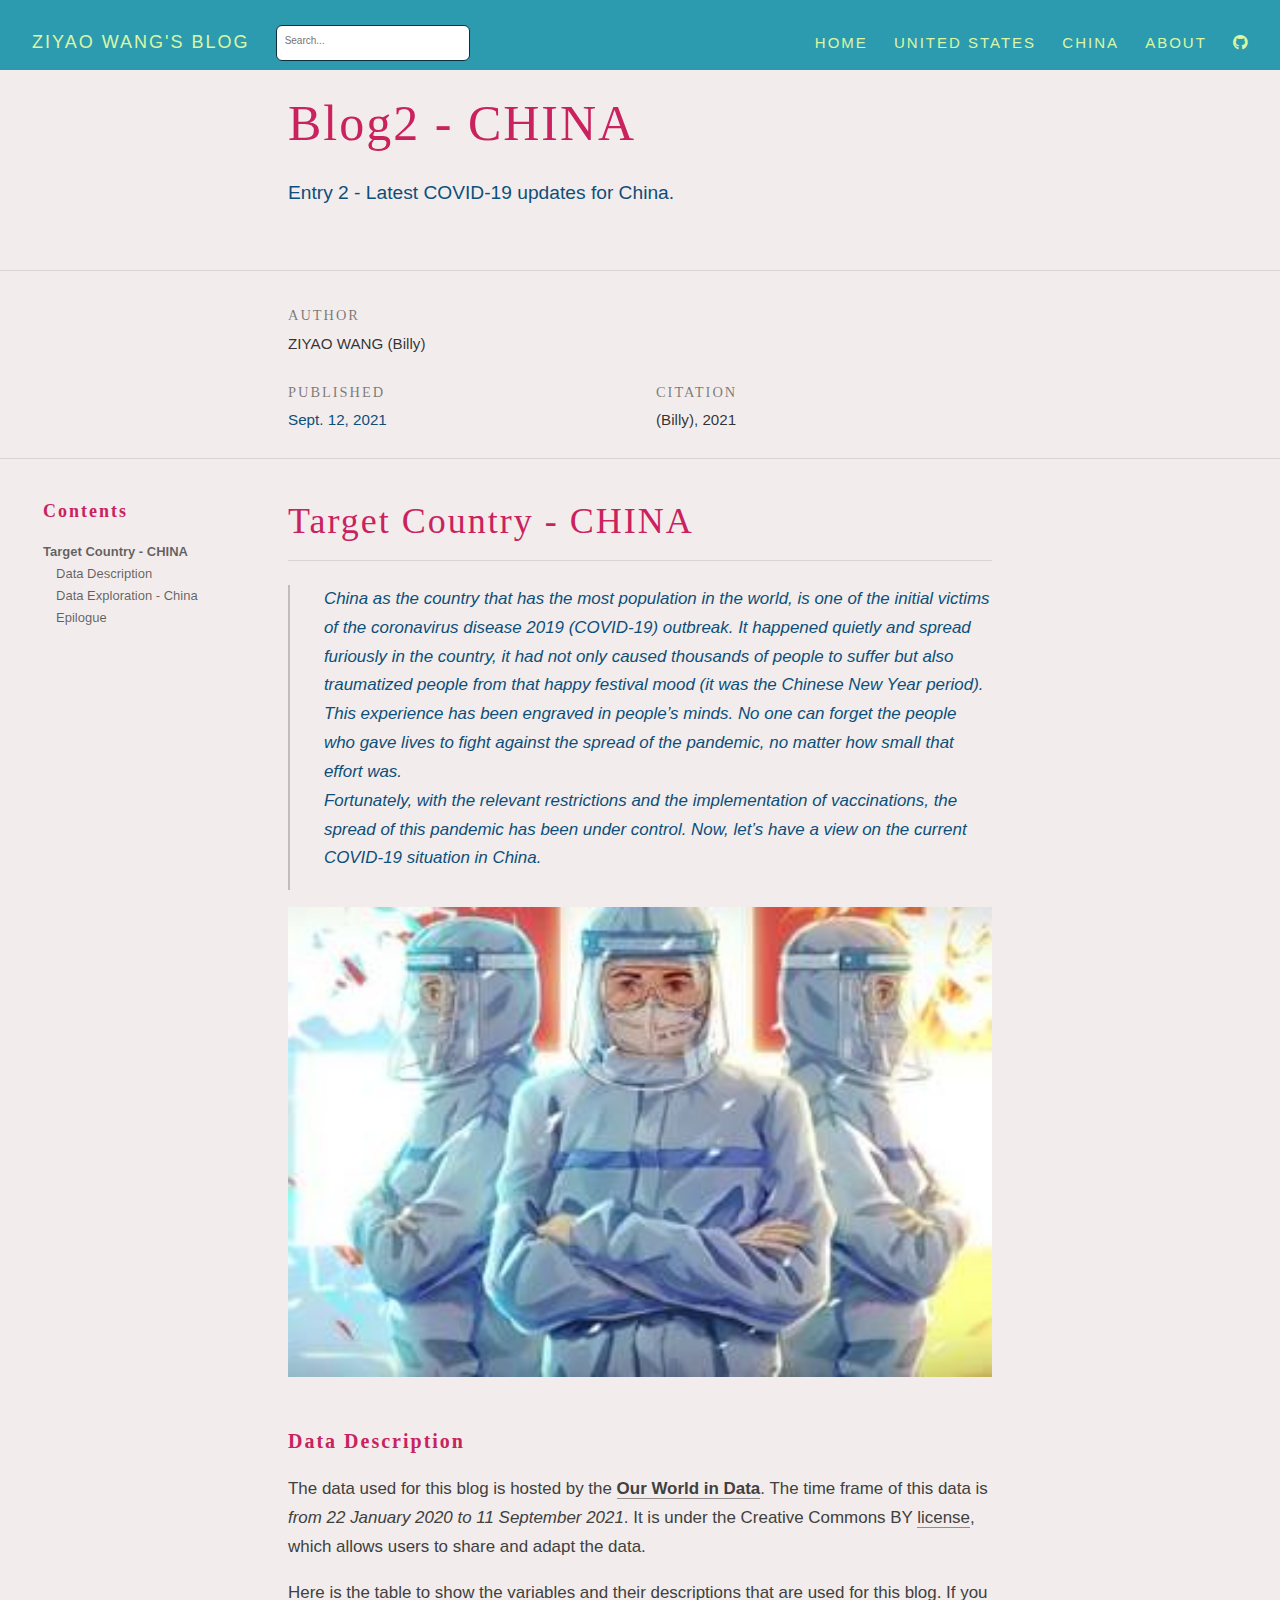
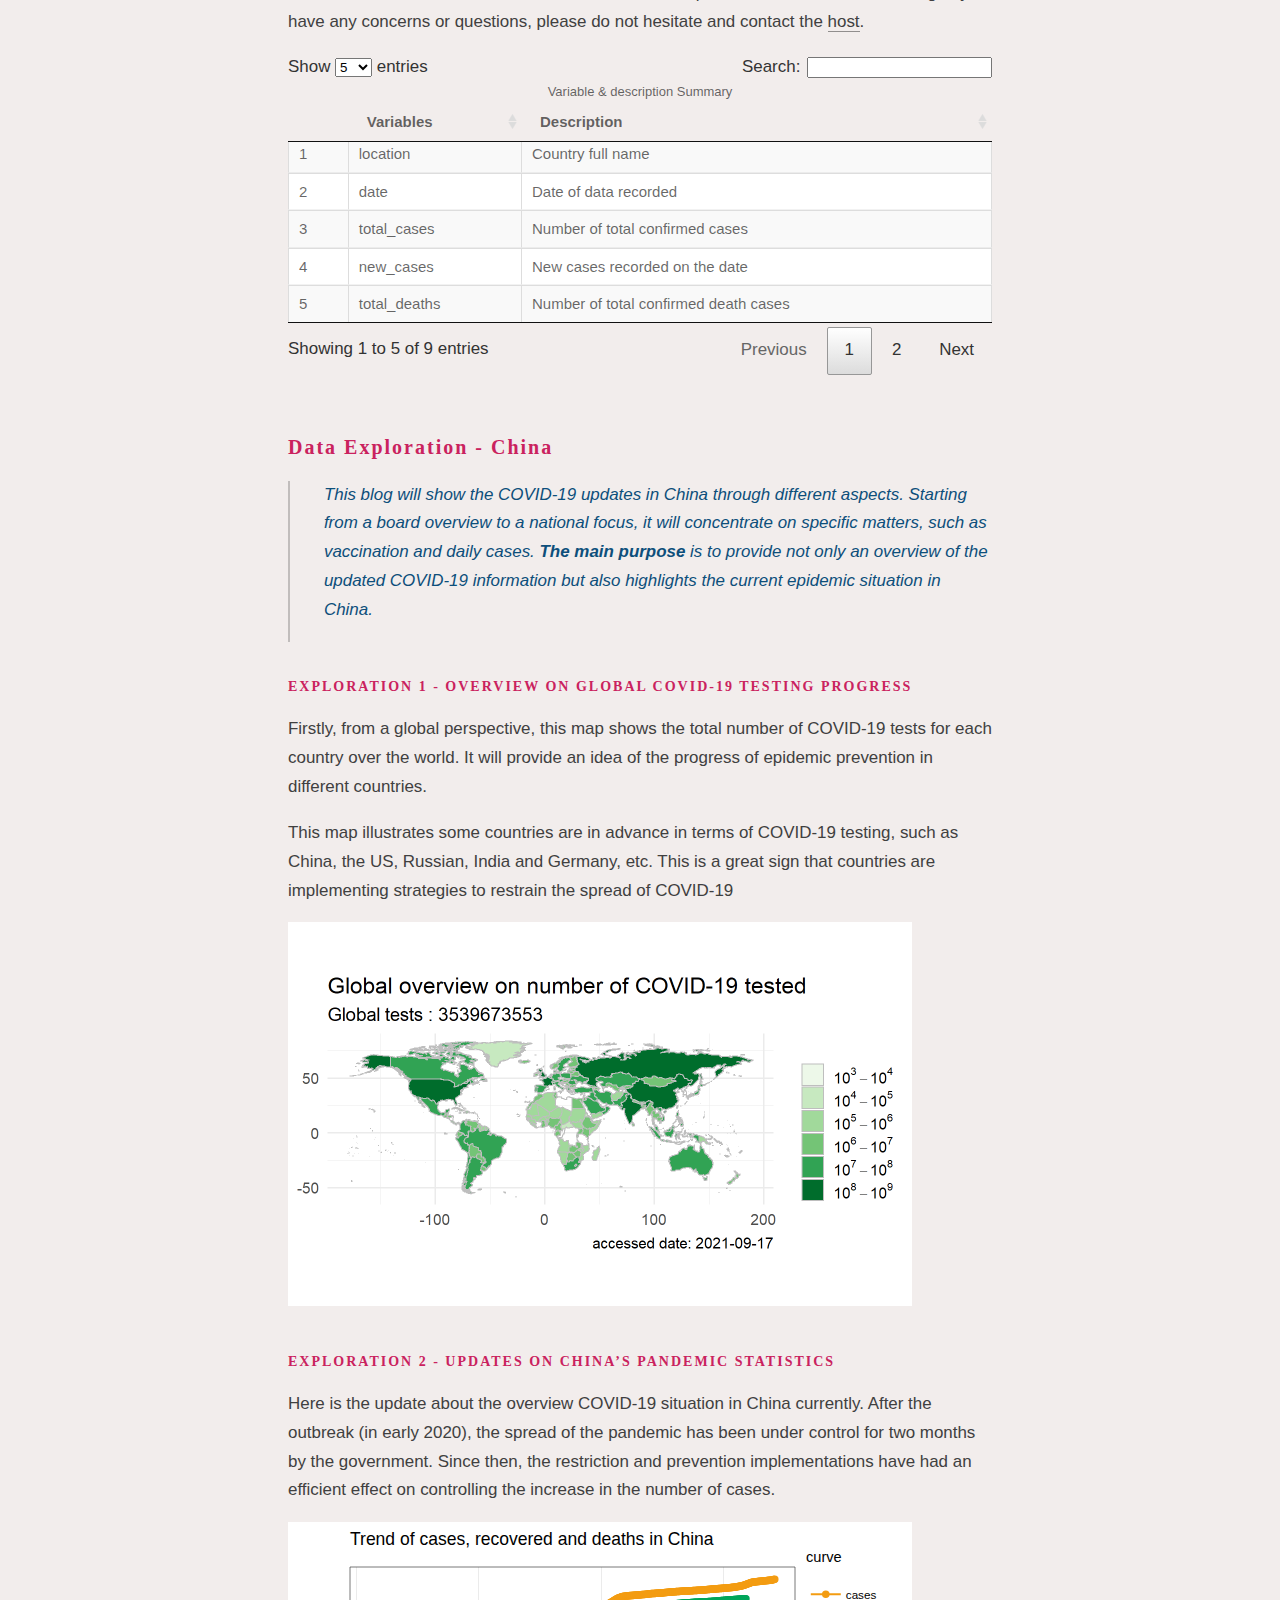
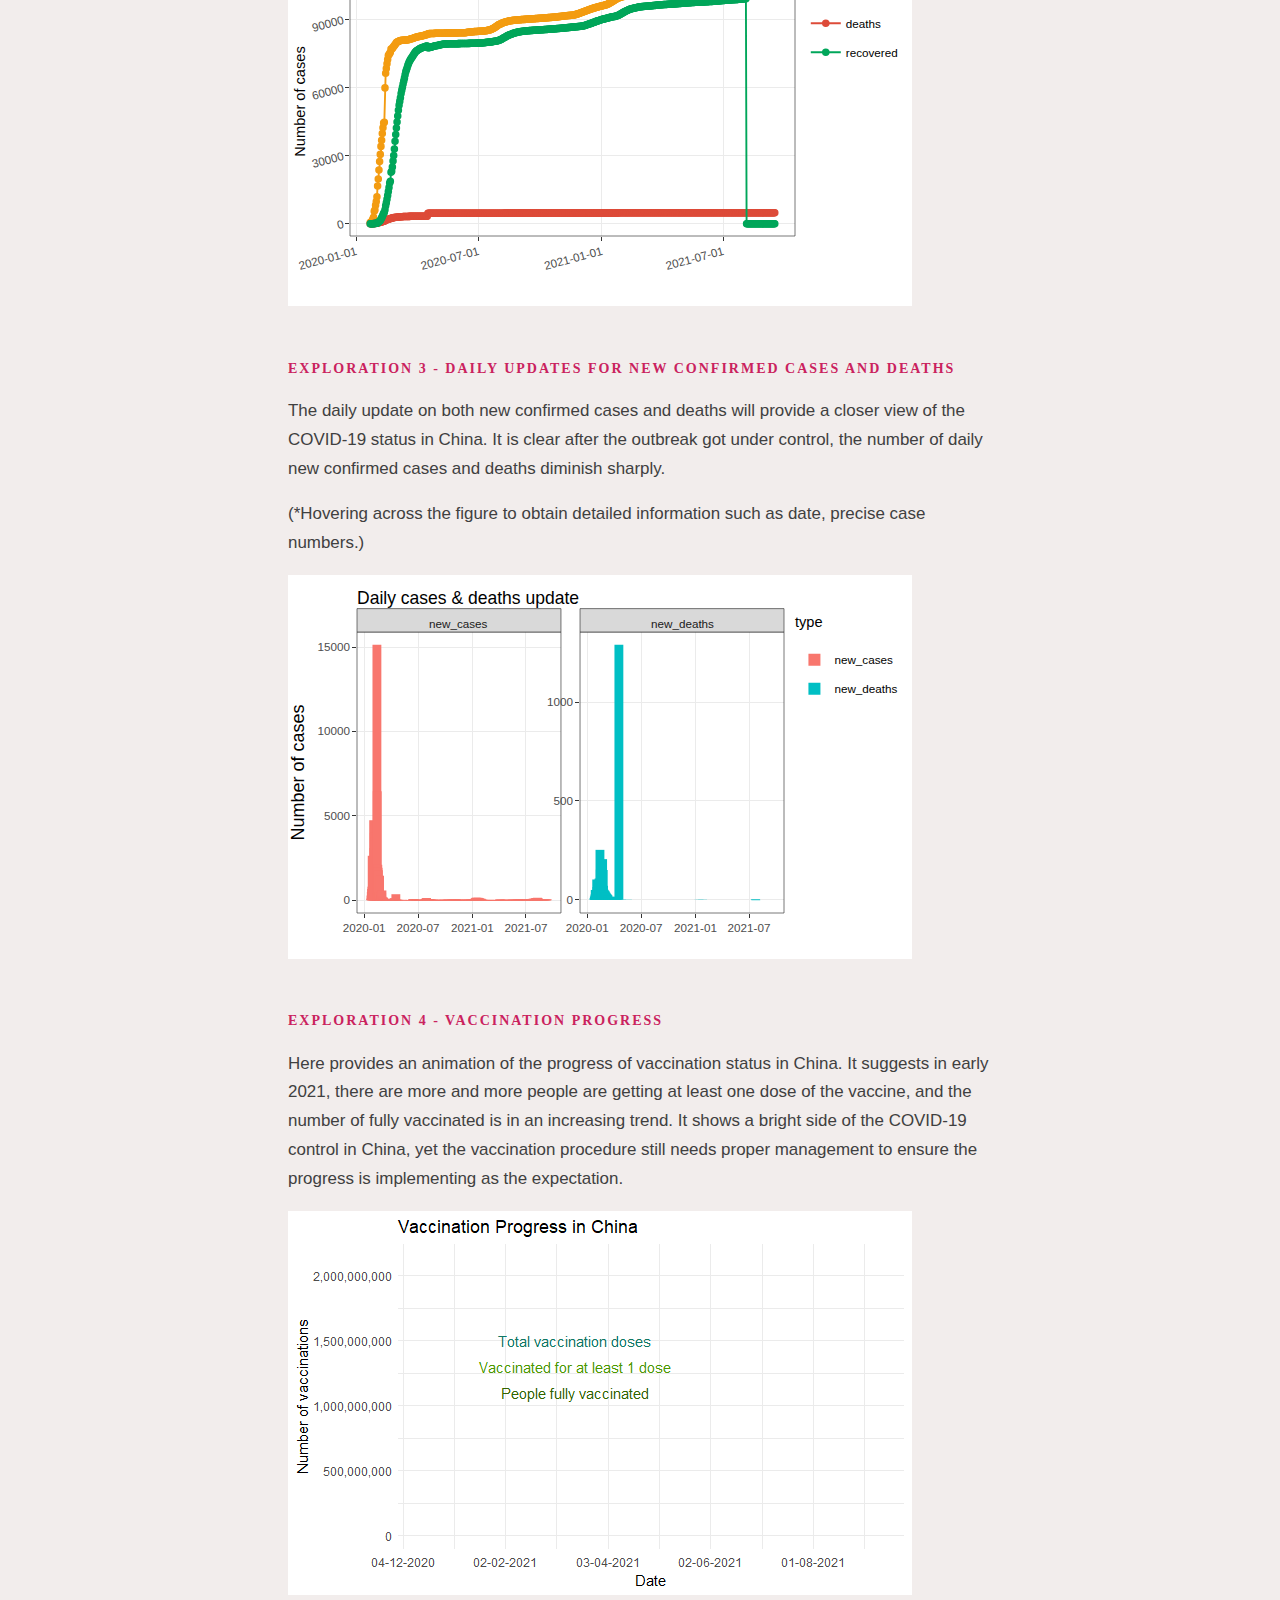
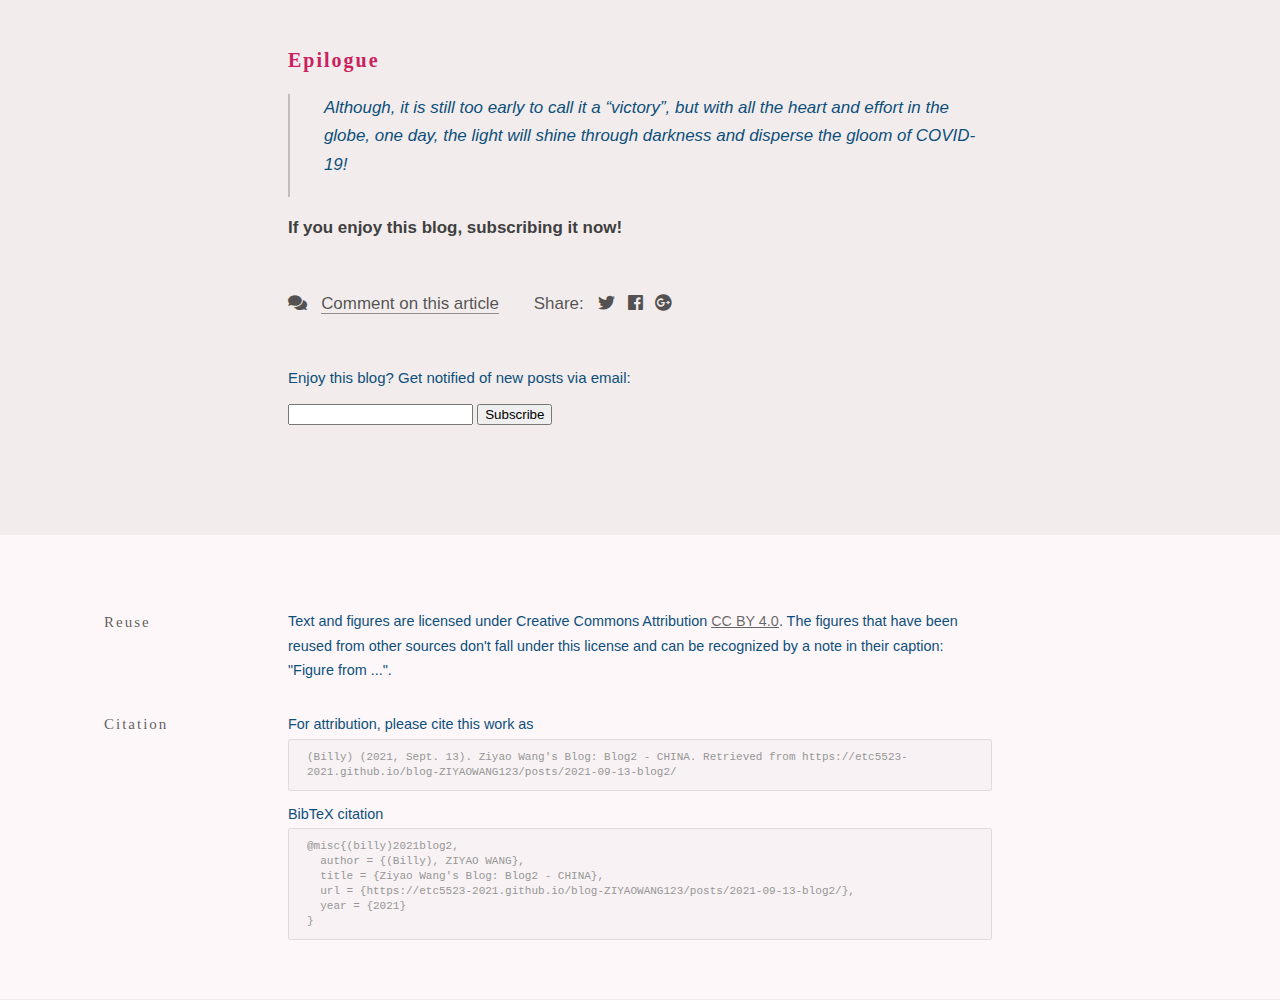
<file: docs/posts/2021-09-13-blog2/index.html>
<!DOCTYPE html>

<html xmlns="http://www.w3.org/1999/xhtml" lang="" xml:lang="">

<head>
  <meta charset="utf-8"/>
  <meta name="viewport" content="width=device-width, initial-scale=1"/>
  <meta http-equiv="X-UA-Compatible" content="IE=Edge,chrome=1"/>
  <meta name="generator" content="distill" />

  <style type="text/css">
  /* Hide doc at startup (prevent jankiness while JS renders/transforms) */
  body {
    visibility: hidden;
  }
  </style>

 <!--radix_placeholder_import_source-->
 <!--/radix_placeholder_import_source-->

<style type="text/css">code{white-space: pre;}</style>
<style type="text/css" data-origin="pandoc">
pre > code.sourceCode { white-space: pre; position: relative; }
pre > code.sourceCode > span { display: inline-block; line-height: 1.25; }
pre > code.sourceCode > span:empty { height: 1.2em; }
.sourceCode { overflow: visible; }
code.sourceCode > span { color: inherit; text-decoration: inherit; }
div.sourceCode { margin: 1em 0; }
pre.sourceCode { margin: 0; }
@media screen {
div.sourceCode { overflow: auto; }
}
@media print {
pre > code.sourceCode { white-space: pre-wrap; }
pre > code.sourceCode > span { text-indent: -5em; padding-left: 5em; }
}
pre.numberSource code
  { counter-reset: source-line 0; }
pre.numberSource code > span
  { position: relative; left: -4em; counter-increment: source-line; }
pre.numberSource code > span > a:first-child::before
  { content: counter(source-line);
    position: relative; left: -1em; text-align: right; vertical-align: baseline;
    border: none; display: inline-block;
    -webkit-touch-callout: none; -webkit-user-select: none;
    -khtml-user-select: none; -moz-user-select: none;
    -ms-user-select: none; user-select: none;
    padding: 0 4px; width: 4em;
    color: #aaaaaa;
  }
pre.numberSource { margin-left: 3em; border-left: 1px solid #aaaaaa;  padding-left: 4px; }
div.sourceCode
  {   }
@media screen {
pre > code.sourceCode > span > a:first-child::before { text-decoration: underline; }
}
code span.al { color: #ad0000; } /* Alert */
code span.an { color: #5e5e5e; } /* Annotation */
code span.at { color: #20794d; } /* Attribute */
code span.bn { color: #ad0000; } /* BaseN */
code span.bu { } /* BuiltIn */
code span.cf { color: #007ba5; } /* ControlFlow */
code span.ch { color: #20794d; } /* Char */
code span.cn { color: #8f5902; } /* Constant */
code span.co { color: #5e5e5e; } /* Comment */
code span.cv { color: #5e5e5e; font-style: italic; } /* CommentVar */
code span.do { color: #5e5e5e; font-style: italic; } /* Documentation */
code span.dt { color: #ad0000; } /* DataType */
code span.dv { color: #ad0000; } /* DecVal */
code span.er { color: #ad0000; } /* Error */
code span.ex { } /* Extension */
code span.fl { color: #ad0000; } /* Float */
code span.fu { color: #4758ab; } /* Function */
code span.im { } /* Import */
code span.in { color: #5e5e5e; } /* Information */
code span.kw { color: #007ba5; } /* Keyword */
code span.op { color: #5e5e5e; } /* Operator */
code span.ot { color: #007ba5; } /* Other */
code span.pp { color: #ad0000; } /* Preprocessor */
code span.sc { color: #20794d; } /* SpecialChar */
code span.ss { color: #20794d; } /* SpecialString */
code span.st { color: #20794d; } /* String */
code span.va { color: #111111; } /* Variable */
code span.vs { color: #20794d; } /* VerbatimString */
code span.wa { color: #5e5e5e; font-style: italic; } /* Warning */
</style>

  <!--radix_placeholder_meta_tags-->
<title>Ziyao Wang's Blog: Blog2 - CHINA</title>

<meta property="description" itemprop="description" content="Entry 2 - Latest COVID-19 updates for China."/>

<link rel="canonical" href="https://etc5523-2021.github.io/blog-ZIYAOWANG123/posts/2021-09-13-blog2/"/>
<link rel="license" href="https://creativecommons.org/licenses/by/4.0/"/>

<!--  https://schema.org/Article -->
<meta property="article:published" itemprop="datePublished" content="2021-09-13"/>
<meta property="article:created" itemprop="dateCreated" content="2021-09-13"/>
<meta name="article:author" content="ZIYAO WANG (Billy)"/>

<!--  https://developers.facebook.com/docs/sharing/webmasters#markup -->
<meta property="og:title" content="Ziyao Wang&#39;s Blog: Blog2 - CHINA"/>
<meta property="og:type" content="article"/>
<meta property="og:description" content="Entry 2 - Latest COVID-19 updates for China."/>
<meta property="og:url" content="https://etc5523-2021.github.io/blog-ZIYAOWANG123/posts/2021-09-13-blog2/"/>
<meta property="og:image" content="https://etc5523-2021.github.io/blog-ZIYAOWANG123/posts/2021-09-13-blog2/blog2-china.jpg"/>
<meta property="og:locale" content="en_US"/>
<meta property="og:site_name" content="Ziyao Wang&#39;s Blog"/>

<!--  https://dev.twitter.com/cards/types/summary -->
<meta property="twitter:card" content="summary_large_image"/>
<meta property="twitter:title" content="Ziyao Wang&#39;s Blog: Blog2 - CHINA"/>
<meta property="twitter:description" content="Entry 2 - Latest COVID-19 updates for China."/>
<meta property="twitter:url" content="https://etc5523-2021.github.io/blog-ZIYAOWANG123/posts/2021-09-13-blog2/"/>
<meta property="twitter:image" content="https://etc5523-2021.github.io/blog-ZIYAOWANG123/posts/2021-09-13-blog2/blog2-china.jpg"/>

<!--  https://scholar.google.com/intl/en/scholar/inclusion.html#indexing -->
<meta name="citation_title" content="Ziyao Wang&#39;s Blog: Blog2 - CHINA"/>
<meta name="citation_fulltext_html_url" content="https://etc5523-2021.github.io/blog-ZIYAOWANG123/posts/2021-09-13-blog2/"/>
<meta name="citation_fulltext_world_readable" content=""/>
<meta name="citation_online_date" content="2021/09/13"/>
<meta name="citation_publication_date" content="2021/09/13"/>
<meta name="citation_author" content="ZIYAO WANG (Billy)"/>
<!--/radix_placeholder_meta_tags-->
  <!--radix_placeholder_rmarkdown_metadata-->

<script type="text/json" id="radix-rmarkdown-metadata">
{"type":"list","attributes":{"names":{"type":"character","attributes":{},"value":["creative_commons","title","description","author","date","output","preview","citation_url","canonical_url"]}},"value":[{"type":"character","attributes":{},"value":["CC BY"]},{"type":"character","attributes":{},"value":["Blog2 - CHINA"]},{"type":"character","attributes":{},"value":["Entry 2 - Latest COVID-19 updates for China."]},{"type":"list","attributes":{},"value":[{"type":"list","attributes":{"names":{"type":"character","attributes":{},"value":["name"]}},"value":[{"type":"character","attributes":{},"value":["ZIYAO WANG (Billy)"]}]}]},{"type":"character","attributes":{},"value":["09-13-2021"]},{"type":"list","attributes":{"names":{"type":"character","attributes":{},"value":["distill::distill_article"]}},"value":[{"type":"list","attributes":{"names":{"type":"character","attributes":{},"value":["toc","toc_float","self_contained"]}},"value":[{"type":"logical","attributes":{},"value":[true]},{"type":"logical","attributes":{},"value":[true]},{"type":"logical","attributes":{},"value":[false]}]}]},{"type":"character","attributes":{},"value":["blog2-china.jpg"]},{"type":"character","attributes":{},"value":["https://etc5523-2021.github.io/blog-ZIYAOWANG123/posts/2021-09-13-blog2/"]},{"type":"character","attributes":{},"value":["https://etc5523-2021.github.io/blog-ZIYAOWANG123/posts/2021-09-13-blog2/"]}]}
</script>
<!--/radix_placeholder_rmarkdown_metadata-->
  
  <script type="text/json" id="radix-resource-manifest">
  {"type":"character","attributes":{},"value":["blog2-china.jpg","blog2_files/anchor-4.2.2/anchor.min.js","blog2_files/bowser-1.9.3/bowser.min.js","blog2_files/crosstalk-1.1.1/css/crosstalk.css","blog2_files/crosstalk-1.1.1/js/crosstalk.js","blog2_files/crosstalk-1.1.1/js/crosstalk.js.map","blog2_files/crosstalk-1.1.1/js/crosstalk.min.js","blog2_files/crosstalk-1.1.1/js/crosstalk.min.js.map","blog2_files/datatables-binding-0.18/datatables.js","blog2_files/datatables-css-0.0.0/datatables-crosstalk.css","blog2_files/distill-2.2.21/template.v2.js","blog2_files/dt-core-1.10.20/css/jquery.dataTables.extra.css","blog2_files/dt-core-1.10.20/css/jquery.dataTables.min.css","blog2_files/dt-core-1.10.20/js/jquery.dataTables.min.js","blog2_files/figure-html5/unnamed-chunk-3-1.png","blog2_files/figure-html5/unnamed-chunk-4-1.png","blog2_files/figure-html5/unnamed-chunk-5-1.gif","blog2_files/figure-html5/unnamed-chunk-6-1.gif","blog2_files/header-attrs-2.10/header-attrs.js","blog2_files/htmlwidgets-1.5.3/htmlwidgets.js","blog2_files/jquery-1.11.3/jquery.min.js","blog2_files/jquery-3.5.1/jquery-AUTHORS.txt","blog2_files/jquery-3.5.1/jquery.js","blog2_files/jquery-3.5.1/jquery.min.js","blog2_files/jquery-3.5.1/jquery.min.map","blog2_files/plotly-binding-4.9.4.1/plotly.js","blog2_files/plotly-htmlwidgets-css-1.57.1/plotly-htmlwidgets.css","blog2_files/plotly-main-1.57.1/plotly-latest.min.js","blog2_files/popper-2.6.0/popper.min.js","blog2_files/tippy-6.2.7/tippy-bundle.umd.min.js","blog2_files/tippy-6.2.7/tippy-light-border.css","blog2_files/tippy-6.2.7/tippy.css","blog2_files/tippy-6.2.7/tippy.umd.min.js","blog2_files/typedarray-0.1/typedarray.min.js","blog2_files/webcomponents-2.0.0/webcomponents.js","intro-blog2.jpg","update.gif","vacc.gif"]}
  </script>
  <!--radix_placeholder_navigation_in_header-->
<meta name="distill:offset" content="../.."/>

<script type="application/javascript">

  window.headroom_prevent_pin = false;

  window.document.addEventListener("DOMContentLoaded", function (event) {

    // initialize headroom for banner
    var header = $('header').get(0);
    var headerHeight = header.offsetHeight;
    var headroom = new Headroom(header, {
      tolerance: 5,
      onPin : function() {
        if (window.headroom_prevent_pin) {
          window.headroom_prevent_pin = false;
          headroom.unpin();
        }
      }
    });
    headroom.init();
    if(window.location.hash)
      headroom.unpin();
    $(header).addClass('headroom--transition');

    // offset scroll location for banner on hash change
    // (see: https://github.com/WickyNilliams/headroom.js/issues/38)
    window.addEventListener("hashchange", function(event) {
      window.scrollTo(0, window.pageYOffset - (headerHeight + 25));
    });

    // responsive menu
    $('.distill-site-header').each(function(i, val) {
      var topnav = $(this);
      var toggle = topnav.find('.nav-toggle');
      toggle.on('click', function() {
        topnav.toggleClass('responsive');
      });
    });

    // nav dropdowns
    $('.nav-dropbtn').click(function(e) {
      $(this).next('.nav-dropdown-content').toggleClass('nav-dropdown-active');
      $(this).parent().siblings('.nav-dropdown')
         .children('.nav-dropdown-content').removeClass('nav-dropdown-active');
    });
    $("body").click(function(e){
      $('.nav-dropdown-content').removeClass('nav-dropdown-active');
    });
    $(".nav-dropdown").click(function(e){
      e.stopPropagation();
    });
  });
</script>

<style type="text/css">

/* Theme (user-documented overrideables for nav appearance) */

.distill-site-nav {
  color: rgba(255, 255, 255, 0.8);
  background-color: #0F2E3D;
  font-size: 15px;
  font-weight: 300;
}

.distill-site-nav a {
  color: inherit;
  text-decoration: none;
}

.distill-site-nav a:hover {
  color: white;
}

@media print {
  .distill-site-nav {
    display: none;
  }
}

.distill-site-header {

}

.distill-site-footer {

}


/* Site Header */

.distill-site-header {
  width: 100%;
  box-sizing: border-box;
  z-index: 3;
}

.distill-site-header .nav-left {
  display: inline-block;
  margin-left: 8px;
}

@media screen and (max-width: 768px) {
  .distill-site-header .nav-left {
    margin-left: 0;
  }
}


.distill-site-header .nav-right {
  float: right;
  margin-right: 8px;
}

.distill-site-header a,
.distill-site-header .title {
  display: inline-block;
  text-align: center;
  padding: 14px 10px 14px 10px;
}

.distill-site-header .title {
  font-size: 18px;
  min-width: 150px;
}

.distill-site-header .logo {
  padding: 0;
}

.distill-site-header .logo img {
  display: none;
  max-height: 20px;
  width: auto;
  margin-bottom: -4px;
}

.distill-site-header .nav-image img {
  max-height: 18px;
  width: auto;
  display: inline-block;
  margin-bottom: -3px;
}



@media screen and (min-width: 1000px) {
  .distill-site-header .logo img {
    display: inline-block;
  }
  .distill-site-header .nav-left {
    margin-left: 20px;
  }
  .distill-site-header .nav-right {
    margin-right: 20px;
  }
  .distill-site-header .title {
    padding-left: 12px;
  }
}


.distill-site-header .nav-toggle {
  display: none;
}

.nav-dropdown {
  display: inline-block;
  position: relative;
}

.nav-dropdown .nav-dropbtn {
  border: none;
  outline: none;
  color: rgba(255, 255, 255, 0.8);
  padding: 16px 10px;
  background-color: transparent;
  font-family: inherit;
  font-size: inherit;
  font-weight: inherit;
  margin: 0;
  margin-top: 1px;
  z-index: 2;
}

.nav-dropdown-content {
  display: none;
  position: absolute;
  background-color: white;
  min-width: 200px;
  border: 1px solid rgba(0,0,0,0.15);
  border-radius: 4px;
  box-shadow: 0px 8px 16px 0px rgba(0,0,0,0.1);
  z-index: 1;
  margin-top: 2px;
  white-space: nowrap;
  padding-top: 4px;
  padding-bottom: 4px;
}

.nav-dropdown-content hr {
  margin-top: 4px;
  margin-bottom: 4px;
  border: none;
  border-bottom: 1px solid rgba(0, 0, 0, 0.1);
}

.nav-dropdown-active {
  display: block;
}

.nav-dropdown-content a, .nav-dropdown-content .nav-dropdown-header {
  color: black;
  padding: 6px 24px;
  text-decoration: none;
  display: block;
  text-align: left;
}

.nav-dropdown-content .nav-dropdown-header {
  display: block;
  padding: 5px 24px;
  padding-bottom: 0;
  text-transform: uppercase;
  font-size: 14px;
  color: #999999;
  white-space: nowrap;
}

.nav-dropdown:hover .nav-dropbtn {
  color: white;
}

.nav-dropdown-content a:hover {
  background-color: #ddd;
  color: black;
}

.nav-right .nav-dropdown-content {
  margin-left: -45%;
  right: 0;
}

@media screen and (max-width: 768px) {
  .distill-site-header a, .distill-site-header .nav-dropdown  {display: none;}
  .distill-site-header a.nav-toggle {
    float: right;
    display: block;
  }
  .distill-site-header .title {
    margin-left: 0;
  }
  .distill-site-header .nav-right {
    margin-right: 0;
  }
  .distill-site-header {
    overflow: hidden;
  }
  .nav-right .nav-dropdown-content {
    margin-left: 0;
  }
}


@media screen and (max-width: 768px) {
  .distill-site-header.responsive {position: relative; min-height: 500px; }
  .distill-site-header.responsive a.nav-toggle {
    position: absolute;
    right: 0;
    top: 0;
  }
  .distill-site-header.responsive a,
  .distill-site-header.responsive .nav-dropdown {
    display: block;
    text-align: left;
  }
  .distill-site-header.responsive .nav-left,
  .distill-site-header.responsive .nav-right {
    width: 100%;
  }
  .distill-site-header.responsive .nav-dropdown {float: none;}
  .distill-site-header.responsive .nav-dropdown-content {position: relative;}
  .distill-site-header.responsive .nav-dropdown .nav-dropbtn {
    display: block;
    width: 100%;
    text-align: left;
  }
}

/* Site Footer */

.distill-site-footer {
  width: 100%;
  overflow: hidden;
  box-sizing: border-box;
  z-index: 3;
  margin-top: 30px;
  padding-top: 30px;
  padding-bottom: 30px;
  text-align: center;
}

/* Headroom */

d-title {
  padding-top: 6rem;
}

@media print {
  d-title {
    padding-top: 4rem;
  }
}

.headroom {
  z-index: 1000;
  position: fixed;
  top: 0;
  left: 0;
  right: 0;
}

.headroom--transition {
  transition: all .4s ease-in-out;
}

.headroom--unpinned {
  top: -100px;
}

.headroom--pinned {
  top: 0;
}

/* adjust viewport for navbar height */
/* helps vertically center bootstrap (non-distill) content */
.min-vh-100 {
  min-height: calc(100vh - 100px) !important;
}

</style>

<script src="../../site_libs/jquery-1.11.3/jquery.min.js"></script>
<link href="../../site_libs/font-awesome-5.1.0/css/all.css" rel="stylesheet"/>
<link href="../../site_libs/font-awesome-5.1.0/css/v4-shims.css" rel="stylesheet"/>
<script src="../../site_libs/headroom-0.9.4/headroom.min.js"></script>
<script src="../../site_libs/autocomplete-0.37.1/autocomplete.min.js"></script>
<script src="../../site_libs/fuse-6.4.1/fuse.min.js"></script>

<script type="application/javascript">

function getMeta(metaName) {
  var metas = document.getElementsByTagName('meta');
  for (let i = 0; i < metas.length; i++) {
    if (metas[i].getAttribute('name') === metaName) {
      return metas[i].getAttribute('content');
    }
  }
  return '';
}

function offsetURL(url) {
  var offset = getMeta('distill:offset');
  return offset ? offset + '/' + url : url;
}

function createFuseIndex() {

  // create fuse index
  var options = {
    keys: [
      { name: 'title', weight: 20 },
      { name: 'categories', weight: 15 },
      { name: 'description', weight: 10 },
      { name: 'contents', weight: 5 },
    ],
    ignoreLocation: true,
    threshold: 0
  };
  var fuse = new window.Fuse([], options);

  // fetch the main search.json
  return fetch(offsetURL('search.json'))
    .then(function(response) {
      if (response.status == 200) {
        return response.json().then(function(json) {
          // index main articles
          json.articles.forEach(function(article) {
            fuse.add(article);
          });
          // download collections and index their articles
          return Promise.all(json.collections.map(function(collection) {
            return fetch(offsetURL(collection)).then(function(response) {
              if (response.status === 200) {
                return response.json().then(function(articles) {
                  articles.forEach(function(article) {
                    fuse.add(article);
                  });
                })
              } else {
                return Promise.reject(
                  new Error('Unexpected status from search index request: ' +
                            response.status)
                );
              }
            });
          })).then(function() {
            return fuse;
          });
        });

      } else {
        return Promise.reject(
          new Error('Unexpected status from search index request: ' +
                      response.status)
        );
      }
    });
}

window.document.addEventListener("DOMContentLoaded", function (event) {

  // get search element (bail if we don't have one)
  var searchEl = window.document.getElementById('distill-search');
  if (!searchEl)
    return;

  createFuseIndex()
    .then(function(fuse) {

      // make search box visible
      searchEl.classList.remove('hidden');

      // initialize autocomplete
      var options = {
        autoselect: true,
        hint: false,
        minLength: 2,
      };
      window.autocomplete(searchEl, options, [{
        source: function(query, callback) {
          const searchOptions = {
            isCaseSensitive: false,
            shouldSort: true,
            minMatchCharLength: 2,
            limit: 10,
          };
          var results = fuse.search(query, searchOptions);
          callback(results
            .map(function(result) { return result.item; })
          );
        },
        templates: {
          suggestion: function(suggestion) {
            var img = suggestion.preview && Object.keys(suggestion.preview).length > 0
              ? `<img src="${offsetURL(suggestion.preview)}"</img>`
              : '';
            var html = `
              <div class="search-item">
                <h3>${suggestion.title}</h3>
                <div class="search-item-description">
                  ${suggestion.description || ''}
                </div>
                <div class="search-item-preview">
                  ${img}
                </div>
              </div>
            `;
            return html;
          }
        }
      }]).on('autocomplete:selected', function(event, suggestion) {
        window.location.href = offsetURL(suggestion.path);
      });
      // remove inline display style on autocompleter (we want to
      // manage responsive display via css)
      $('.algolia-autocomplete').css("display", "");
    })
    .catch(function(error) {
      console.log(error);
    });

});

</script>

<style type="text/css">

.nav-search {
  font-size: x-small;
}

/* Algolioa Autocomplete */

.algolia-autocomplete {
  display: inline-block;
  margin-left: 10px;
  vertical-align: sub;
  background-color: white;
  color: black;
  padding: 6px;
  padding-top: 8px;
  padding-bottom: 0;
  border-radius: 6px;
  border: 1px #0F2E3D solid;
  width: 180px;
}


@media screen and (max-width: 768px) {
  .distill-site-nav .algolia-autocomplete {
    display: none;
    visibility: hidden;
  }
  .distill-site-nav.responsive .algolia-autocomplete {
    display: inline-block;
    visibility: visible;
  }
  .distill-site-nav.responsive .algolia-autocomplete .aa-dropdown-menu {
    margin-left: 0;
    width: 400px;
    max-height: 400px;
  }
}

.algolia-autocomplete .aa-input, .algolia-autocomplete .aa-hint {
  width: 90%;
  outline: none;
  border: none;
}

.algolia-autocomplete .aa-hint {
  color: #999;
}
.algolia-autocomplete .aa-dropdown-menu {
  width: 550px;
  max-height: 70vh;
  overflow-x: visible;
  overflow-y: scroll;
  padding: 5px;
  margin-top: 3px;
  margin-left: -150px;
  background-color: #fff;
  border-radius: 5px;
  border: 1px solid #999;
  border-top: none;
}

.algolia-autocomplete .aa-dropdown-menu .aa-suggestion {
  cursor: pointer;
  padding: 5px 4px;
  border-bottom: 1px solid #eee;
}

.algolia-autocomplete .aa-dropdown-menu .aa-suggestion:last-of-type {
  border-bottom: none;
  margin-bottom: 2px;
}

.algolia-autocomplete .aa-dropdown-menu .aa-suggestion .search-item {
  overflow: hidden;
  font-size: 0.8em;
  line-height: 1.4em;
}

.algolia-autocomplete .aa-dropdown-menu .aa-suggestion .search-item h3 {
  font-size: 1rem;
  margin-block-start: 0;
  margin-block-end: 5px;
}

.algolia-autocomplete .aa-dropdown-menu .aa-suggestion .search-item-description {
  display: inline-block;
  overflow: hidden;
  height: 2.8em;
  width: 80%;
  margin-right: 4%;
}

.algolia-autocomplete .aa-dropdown-menu .aa-suggestion .search-item-preview {
  display: inline-block;
  width: 15%;
}

.algolia-autocomplete .aa-dropdown-menu .aa-suggestion .search-item-preview img {
  height: 3em;
  width: auto;
  display: none;
}

.algolia-autocomplete .aa-dropdown-menu .aa-suggestion .search-item-preview img[src] {
  display: initial;
}

.algolia-autocomplete .aa-dropdown-menu .aa-suggestion.aa-cursor {
  background-color: #eee;
}
.algolia-autocomplete .aa-dropdown-menu .aa-suggestion em {
  font-weight: bold;
  font-style: normal;
}

</style>


<!--/radix_placeholder_navigation_in_header-->
  <!--radix_placeholder_distill-->

<style type="text/css">

body {
  background-color: white;
}

.pandoc-table {
  width: 100%;
}

.pandoc-table>caption {
  margin-bottom: 10px;
}

.pandoc-table th:not([align]) {
  text-align: left;
}

.pagedtable-footer {
  font-size: 15px;
}

d-byline .byline {
  grid-template-columns: 2fr 2fr;
}

d-byline .byline h3 {
  margin-block-start: 1.5em;
}

d-byline .byline .authors-affiliations h3 {
  margin-block-start: 0.5em;
}

.authors-affiliations .orcid-id {
  width: 16px;
  height:16px;
  margin-left: 4px;
  margin-right: 4px;
  vertical-align: middle;
  padding-bottom: 2px;
}

d-title .dt-tags {
  margin-top: 1em;
  grid-column: text;
}

.dt-tags .dt-tag {
  text-decoration: none;
  display: inline-block;
  color: rgba(0,0,0,0.6);
  padding: 0em 0.4em;
  margin-right: 0.5em;
  margin-bottom: 0.4em;
  font-size: 70%;
  border: 1px solid rgba(0,0,0,0.2);
  border-radius: 3px;
  text-transform: uppercase;
  font-weight: 500;
}

d-article table.gt_table td,
d-article table.gt_table th {
  border-bottom: none;
}

.html-widget {
  margin-bottom: 2.0em;
}

.l-screen-inset {
  padding-right: 16px;
}

.l-screen .caption {
  margin-left: 10px;
}

.shaded {
  background: rgb(247, 247, 247);
  padding-top: 20px;
  padding-bottom: 20px;
  border-top: 1px solid rgba(0, 0, 0, 0.1);
  border-bottom: 1px solid rgba(0, 0, 0, 0.1);
}

.shaded .html-widget {
  margin-bottom: 0;
  border: 1px solid rgba(0, 0, 0, 0.1);
}

.shaded .shaded-content {
  background: white;
}

.text-output {
  margin-top: 0;
  line-height: 1.5em;
}

.hidden {
  display: none !important;
}

d-article {
  padding-top: 2.5rem;
  padding-bottom: 30px;
}

d-appendix {
  padding-top: 30px;
}

d-article>p>img {
  width: 100%;
}

d-article h2 {
  margin: 1rem 0 1.5rem 0;
}

d-article h3 {
  margin-top: 1.5rem;
}

d-article iframe {
  border: 1px solid rgba(0, 0, 0, 0.1);
  margin-bottom: 2.0em;
  width: 100%;
}

/* Tweak code blocks */

d-article div.sourceCode code,
d-article pre code {
  font-family: Consolas, Monaco, 'Andale Mono', 'Ubuntu Mono', monospace;
}

d-article pre,
d-article div.sourceCode,
d-article div.sourceCode pre {
  overflow: auto;
}

d-article div.sourceCode {
  background-color: white;
}

d-article div.sourceCode pre {
  padding-left: 10px;
  font-size: 12px;
  border-left: 2px solid rgba(0,0,0,0.1);
}

d-article pre {
  font-size: 12px;
  color: black;
  background: none;
  margin-top: 0;
  text-align: left;
  white-space: pre;
  word-spacing: normal;
  word-break: normal;
  word-wrap: normal;
  line-height: 1.5;

  -moz-tab-size: 4;
  -o-tab-size: 4;
  tab-size: 4;

  -webkit-hyphens: none;
  -moz-hyphens: none;
  -ms-hyphens: none;
  hyphens: none;
}

d-article pre a {
  border-bottom: none;
}

d-article pre a:hover {
  border-bottom: none;
  text-decoration: underline;
}

d-article details {
  grid-column: text;
  margin-bottom: 0.8em;
}

@media(min-width: 768px) {

d-article pre,
d-article div.sourceCode,
d-article div.sourceCode pre {
  overflow: visible !important;
}

d-article div.sourceCode pre {
  padding-left: 18px;
  font-size: 14px;
}

d-article pre {
  font-size: 14px;
}

}

figure img.external {
  background: white;
  border: 1px solid rgba(0, 0, 0, 0.1);
  box-shadow: 0 1px 8px rgba(0, 0, 0, 0.1);
  padding: 18px;
  box-sizing: border-box;
}

/* CSS for d-contents */

.d-contents {
  grid-column: text;
  color: rgba(0,0,0,0.8);
  font-size: 0.9em;
  padding-bottom: 1em;
  margin-bottom: 1em;
  padding-bottom: 0.5em;
  margin-bottom: 1em;
  padding-left: 0.25em;
  justify-self: start;
}

@media(min-width: 1000px) {
  .d-contents.d-contents-float {
    height: 0;
    grid-column-start: 1;
    grid-column-end: 4;
    justify-self: center;
    padding-right: 3em;
    padding-left: 2em;
  }
}

.d-contents nav h3 {
  font-size: 18px;
  margin-top: 0;
  margin-bottom: 1em;
}

.d-contents li {
  list-style-type: none
}

.d-contents nav > ul {
  padding-left: 0;
}

.d-contents ul {
  padding-left: 1em
}

.d-contents nav ul li {
  margin-top: 0.6em;
  margin-bottom: 0.2em;
}

.d-contents nav a {
  font-size: 13px;
  border-bottom: none;
  text-decoration: none
  color: rgba(0, 0, 0, 0.8);
}

.d-contents nav a:hover {
  text-decoration: underline solid rgba(0, 0, 0, 0.6)
}

.d-contents nav > ul > li > a {
  font-weight: 600;
}

.d-contents nav > ul > li > ul {
  font-weight: inherit;
}

.d-contents nav > ul > li > ul > li {
  margin-top: 0.2em;
}


.d-contents nav ul {
  margin-top: 0;
  margin-bottom: 0.25em;
}

.d-article-with-toc h2:nth-child(2) {
  margin-top: 0;
}


/* Figure */

.figure {
  position: relative;
  margin-bottom: 2.5em;
  margin-top: 1.5em;
}

.figure img {
  width: 100%;
}

.figure .caption {
  color: rgba(0, 0, 0, 0.6);
  font-size: 12px;
  line-height: 1.5em;
}

.figure img.external {
  background: white;
  border: 1px solid rgba(0, 0, 0, 0.1);
  box-shadow: 0 1px 8px rgba(0, 0, 0, 0.1);
  padding: 18px;
  box-sizing: border-box;
}

.figure .caption a {
  color: rgba(0, 0, 0, 0.6);
}

.figure .caption b,
.figure .caption strong, {
  font-weight: 600;
  color: rgba(0, 0, 0, 1.0);
}

/* Citations */

d-article .citation {
  color: inherit;
  cursor: inherit;
}

div.hanging-indent{
  margin-left: 1em; text-indent: -1em;
}

/* Citation hover box */

.tippy-box[data-theme~=light-border] {
  background-color: rgba(250, 250, 250, 0.95);
}

.tippy-content > p {
  margin-bottom: 0;
  padding: 2px;
}


/* Tweak 1000px media break to show more text */

@media(min-width: 1000px) {
  .base-grid,
  distill-header,
  d-title,
  d-abstract,
  d-article,
  d-appendix,
  distill-appendix,
  d-byline,
  d-footnote-list,
  d-citation-list,
  distill-footer {
    grid-template-columns: [screen-start] 1fr [page-start kicker-start] 80px [middle-start] 50px [text-start kicker-end] 65px 65px 65px 65px 65px 65px 65px 65px [text-end gutter-start] 65px [middle-end] 65px [page-end gutter-end] 1fr [screen-end];
    grid-column-gap: 16px;
  }

  .grid {
    grid-column-gap: 16px;
  }

  d-article {
    font-size: 1.06rem;
    line-height: 1.7em;
  }
  figure .caption, .figure .caption, figure figcaption {
    font-size: 13px;
  }
}

@media(min-width: 1180px) {
  .base-grid,
  distill-header,
  d-title,
  d-abstract,
  d-article,
  d-appendix,
  distill-appendix,
  d-byline,
  d-footnote-list,
  d-citation-list,
  distill-footer {
    grid-template-columns: [screen-start] 1fr [page-start kicker-start] 60px [middle-start] 60px [text-start kicker-end] 60px 60px 60px 60px 60px 60px 60px 60px [text-end gutter-start] 60px [middle-end] 60px [page-end gutter-end] 1fr [screen-end];
    grid-column-gap: 32px;
  }

  .grid {
    grid-column-gap: 32px;
  }
}


/* Get the citation styles for the appendix (not auto-injected on render since
   we do our own rendering of the citation appendix) */

d-appendix .citation-appendix,
.d-appendix .citation-appendix {
  font-size: 11px;
  line-height: 15px;
  border-left: 1px solid rgba(0, 0, 0, 0.1);
  padding-left: 18px;
  border: 1px solid rgba(0,0,0,0.1);
  background: rgba(0, 0, 0, 0.02);
  padding: 10px 18px;
  border-radius: 3px;
  color: rgba(150, 150, 150, 1);
  overflow: hidden;
  margin-top: -12px;
  white-space: pre-wrap;
  word-wrap: break-word;
}

/* Include appendix styles here so they can be overridden */

d-appendix {
  contain: layout style;
  font-size: 0.8em;
  line-height: 1.7em;
  margin-top: 60px;
  margin-bottom: 0;
  border-top: 1px solid rgba(0, 0, 0, 0.1);
  color: rgba(0,0,0,0.5);
  padding-top: 60px;
  padding-bottom: 48px;
}

d-appendix h3 {
  grid-column: page-start / text-start;
  font-size: 15px;
  font-weight: 500;
  margin-top: 1em;
  margin-bottom: 0;
  color: rgba(0,0,0,0.65);
}

d-appendix h3 + * {
  margin-top: 1em;
}

d-appendix ol {
  padding: 0 0 0 15px;
}

@media (min-width: 768px) {
  d-appendix ol {
    padding: 0 0 0 30px;
    margin-left: -30px;
  }
}

d-appendix li {
  margin-bottom: 1em;
}

d-appendix a {
  color: rgba(0, 0, 0, 0.6);
}

d-appendix > * {
  grid-column: text;
}

d-appendix > d-footnote-list,
d-appendix > d-citation-list,
d-appendix > distill-appendix {
  grid-column: screen;
}

/* Include footnote styles here so they can be overridden */

d-footnote-list {
  contain: layout style;
}

d-footnote-list > * {
  grid-column: text;
}

d-footnote-list a.footnote-backlink {
  color: rgba(0,0,0,0.3);
  padding-left: 0.5em;
}



/* Anchor.js */

.anchorjs-link {
  /*transition: all .25s linear; */
  text-decoration: none;
  border-bottom: none;
}
*:hover > .anchorjs-link {
  margin-left: -1.125em !important;
  text-decoration: none;
  border-bottom: none;
}

/* Social footer */

.social_footer {
  margin-top: 30px;
  margin-bottom: 0;
  color: rgba(0,0,0,0.67);
}

.disqus-comments {
  margin-right: 30px;
}

.disqus-comment-count {
  border-bottom: 1px solid rgba(0, 0, 0, 0.4);
  cursor: pointer;
}

#disqus_thread {
  margin-top: 30px;
}

.article-sharing a {
  border-bottom: none;
  margin-right: 8px;
}

.article-sharing a:hover {
  border-bottom: none;
}

.sidebar-section.subscribe {
  font-size: 12px;
  line-height: 1.6em;
}

.subscribe p {
  margin-bottom: 0.5em;
}


.article-footer .subscribe {
  font-size: 15px;
  margin-top: 45px;
}


.sidebar-section.custom {
  font-size: 12px;
  line-height: 1.6em;
}

.custom p {
  margin-bottom: 0.5em;
}

/* Styles for listing layout (hide title) */
.layout-listing d-title, .layout-listing .d-title {
  display: none;
}

/* Styles for posts lists (not auto-injected) */


.posts-with-sidebar {
  padding-left: 45px;
  padding-right: 45px;
}

.posts-list .description h2,
.posts-list .description p {
  font-family: -apple-system, BlinkMacSystemFont, "Segoe UI", Roboto, Oxygen, Ubuntu, Cantarell, "Fira Sans", "Droid Sans", "Helvetica Neue", Arial, sans-serif;
}

.posts-list .description h2 {
  font-weight: 700;
  border-bottom: none;
  padding-bottom: 0;
}

.posts-list h2.post-tag {
  border-bottom: 1px solid rgba(0, 0, 0, 0.2);
  padding-bottom: 12px;
}
.posts-list {
  margin-top: 60px;
  margin-bottom: 24px;
}

.posts-list .post-preview {
  text-decoration: none;
  overflow: hidden;
  display: block;
  border-bottom: 1px solid rgba(0, 0, 0, 0.1);
  padding: 24px 0;
}

.post-preview-last {
  border-bottom: none !important;
}

.posts-list .posts-list-caption {
  grid-column: screen;
  font-weight: 400;
}

.posts-list .post-preview h2 {
  margin: 0 0 6px 0;
  line-height: 1.2em;
  font-style: normal;
  font-size: 24px;
}

.posts-list .post-preview p {
  margin: 0 0 12px 0;
  line-height: 1.4em;
  font-size: 16px;
}

.posts-list .post-preview .thumbnail {
  box-sizing: border-box;
  margin-bottom: 24px;
  position: relative;
  max-width: 500px;
}
.posts-list .post-preview img {
  width: 100%;
  display: block;
}

.posts-list .metadata {
  font-size: 12px;
  line-height: 1.4em;
  margin-bottom: 18px;
}

.posts-list .metadata > * {
  display: inline-block;
}

.posts-list .metadata .publishedDate {
  margin-right: 2em;
}

.posts-list .metadata .dt-authors {
  display: block;
  margin-top: 0.3em;
  margin-right: 2em;
}

.posts-list .dt-tags {
  display: block;
  line-height: 1em;
}

.posts-list .dt-tags .dt-tag {
  display: inline-block;
  color: rgba(0,0,0,0.6);
  padding: 0.3em 0.4em;
  margin-right: 0.2em;
  margin-bottom: 0.4em;
  font-size: 60%;
  border: 1px solid rgba(0,0,0,0.2);
  border-radius: 3px;
  text-transform: uppercase;
  font-weight: 500;
}

.posts-list img {
  opacity: 1;
}

.posts-list img[data-src] {
  opacity: 0;
}

.posts-more {
  clear: both;
}


.posts-sidebar {
  font-size: 16px;
}

.posts-sidebar h3 {
  font-size: 16px;
  margin-top: 0;
  margin-bottom: 0.5em;
  font-weight: 400;
  text-transform: uppercase;
}

.sidebar-section {
  margin-bottom: 30px;
}

.categories ul {
  list-style-type: none;
  margin: 0;
  padding: 0;
}

.categories li {
  color: rgba(0, 0, 0, 0.8);
  margin-bottom: 0;
}

.categories li>a {
  border-bottom: none;
}

.categories li>a:hover {
  border-bottom: 1px solid rgba(0, 0, 0, 0.4);
}

.categories .active {
  font-weight: 600;
}

.categories .category-count {
  color: rgba(0, 0, 0, 0.4);
}


@media(min-width: 768px) {
  .posts-list .post-preview h2 {
    font-size: 26px;
  }
  .posts-list .post-preview .thumbnail {
    float: right;
    width: 30%;
    margin-bottom: 0;
  }
  .posts-list .post-preview .description {
    float: left;
    width: 45%;
  }
  .posts-list .post-preview .metadata {
    float: left;
    width: 20%;
    margin-top: 8px;
  }
  .posts-list .post-preview p {
    margin: 0 0 12px 0;
    line-height: 1.5em;
    font-size: 16px;
  }
  .posts-with-sidebar .posts-list {
    float: left;
    width: 75%;
  }
  .posts-with-sidebar .posts-sidebar {
    float: right;
    width: 20%;
    margin-top: 60px;
    padding-top: 24px;
    padding-bottom: 24px;
  }
}


/* Improve display for browsers without grid (IE/Edge <= 15) */

.downlevel {
  line-height: 1.6em;
  font-family: -apple-system, BlinkMacSystemFont, "Segoe UI", Roboto, Oxygen, Ubuntu, Cantarell, "Fira Sans", "Droid Sans", "Helvetica Neue", Arial, sans-serif;
  margin: 0;
}

.downlevel .d-title {
  padding-top: 6rem;
  padding-bottom: 1.5rem;
}

.downlevel .d-title h1 {
  font-size: 50px;
  font-weight: 700;
  line-height: 1.1em;
  margin: 0 0 0.5rem;
}

.downlevel .d-title p {
  font-weight: 300;
  font-size: 1.2rem;
  line-height: 1.55em;
  margin-top: 0;
}

.downlevel .d-byline {
  padding-top: 0.8em;
  padding-bottom: 0.8em;
  font-size: 0.8rem;
  line-height: 1.8em;
}

.downlevel .section-separator {
  border: none;
  border-top: 1px solid rgba(0, 0, 0, 0.1);
}

.downlevel .d-article {
  font-size: 1.06rem;
  line-height: 1.7em;
  padding-top: 1rem;
  padding-bottom: 2rem;
}


.downlevel .d-appendix {
  padding-left: 0;
  padding-right: 0;
  max-width: none;
  font-size: 0.8em;
  line-height: 1.7em;
  margin-bottom: 0;
  color: rgba(0,0,0,0.5);
  padding-top: 40px;
  padding-bottom: 48px;
}

.downlevel .footnotes ol {
  padding-left: 13px;
}

.downlevel .base-grid,
.downlevel .distill-header,
.downlevel .d-title,
.downlevel .d-abstract,
.downlevel .d-article,
.downlevel .d-appendix,
.downlevel .distill-appendix,
.downlevel .d-byline,
.downlevel .d-footnote-list,
.downlevel .d-citation-list,
.downlevel .distill-footer,
.downlevel .appendix-bottom,
.downlevel .posts-container {
  padding-left: 40px;
  padding-right: 40px;
}

@media(min-width: 768px) {
  .downlevel .base-grid,
  .downlevel .distill-header,
  .downlevel .d-title,
  .downlevel .d-abstract,
  .downlevel .d-article,
  .downlevel .d-appendix,
  .downlevel .distill-appendix,
  .downlevel .d-byline,
  .downlevel .d-footnote-list,
  .downlevel .d-citation-list,
  .downlevel .distill-footer,
  .downlevel .appendix-bottom,
  .downlevel .posts-container {
  padding-left: 150px;
  padding-right: 150px;
  max-width: 900px;
}
}

.downlevel pre code {
  display: block;
  border-left: 2px solid rgba(0, 0, 0, .1);
  padding: 0 0 0 20px;
  font-size: 14px;
}

.downlevel code, .downlevel pre {
  color: black;
  background: none;
  font-family: Consolas, Monaco, 'Andale Mono', 'Ubuntu Mono', monospace;
  text-align: left;
  white-space: pre;
  word-spacing: normal;
  word-break: normal;
  word-wrap: normal;
  line-height: 1.5;

  -moz-tab-size: 4;
  -o-tab-size: 4;
  tab-size: 4;

  -webkit-hyphens: none;
  -moz-hyphens: none;
  -ms-hyphens: none;
  hyphens: none;
}

.downlevel .posts-list .post-preview {
  color: inherit;
}



</style>

<script type="application/javascript">

function is_downlevel_browser() {
  if (bowser.isUnsupportedBrowser({ msie: "12", msedge: "16"},
                                 window.navigator.userAgent)) {
    return true;
  } else {
    return window.load_distill_framework === undefined;
  }
}

// show body when load is complete
function on_load_complete() {

  // add anchors
  if (window.anchors) {
    window.anchors.options.placement = 'left';
    window.anchors.add('d-article > h2, d-article > h3, d-article > h4, d-article > h5');
  }


  // set body to visible
  document.body.style.visibility = 'visible';

  // force redraw for leaflet widgets
  if (window.HTMLWidgets) {
    var maps = window.HTMLWidgets.findAll(".leaflet");
    $.each(maps, function(i, el) {
      var map = this.getMap();
      map.invalidateSize();
      map.eachLayer(function(layer) {
        if (layer instanceof L.TileLayer)
          layer.redraw();
      });
    });
  }

  // trigger 'shown' so htmlwidgets resize
  $('d-article').trigger('shown');
}

function init_distill() {

  init_common();

  // create front matter
  var front_matter = $('<d-front-matter></d-front-matter>');
  $('#distill-front-matter').wrap(front_matter);

  // create d-title
  $('.d-title').changeElementType('d-title');

  // create d-byline
  var byline = $('<d-byline></d-byline>');
  $('.d-byline').replaceWith(byline);

  // create d-article
  var article = $('<d-article></d-article>');
  $('.d-article').wrap(article).children().unwrap();

  // move posts container into article
  $('.posts-container').appendTo($('d-article'));

  // create d-appendix
  $('.d-appendix').changeElementType('d-appendix');

  // flag indicating that we have appendix items
  var appendix = $('.appendix-bottom').children('h3').length > 0;

  // replace footnotes with <d-footnote>
  $('.footnote-ref').each(function(i, val) {
    appendix = true;
    var href = $(this).attr('href');
    var id = href.replace('#', '');
    var fn = $('#' + id);
    var fn_p = $('#' + id + '>p');
    fn_p.find('.footnote-back').remove();
    var text = fn_p.html();
    var dtfn = $('<d-footnote></d-footnote>');
    dtfn.html(text);
    $(this).replaceWith(dtfn);
  });
  // remove footnotes
  $('.footnotes').remove();

  // move refs into #references-listing
  $('#references-listing').replaceWith($('#refs'));

  $('h1.appendix, h2.appendix').each(function(i, val) {
    $(this).changeElementType('h3');
  });
  $('h3.appendix').each(function(i, val) {
    var id = $(this).attr('id');
    $('.d-contents a[href="#' + id + '"]').parent().remove();
    appendix = true;
    $(this).nextUntil($('h1, h2, h3')).addBack().appendTo($('d-appendix'));
  });

  // show d-appendix if we have appendix content
  $("d-appendix").css('display', appendix ? 'grid' : 'none');

  // localize layout chunks to just output
  $('.layout-chunk').each(function(i, val) {

    // capture layout
    var layout = $(this).attr('data-layout');

    // apply layout to markdown level block elements
    var elements = $(this).children().not('details, div.sourceCode, pre, script');
    elements.each(function(i, el) {
      var layout_div = $('<div class="' + layout + '"></div>');
      if (layout_div.hasClass('shaded')) {
        var shaded_content = $('<div class="shaded-content"></div>');
        $(this).wrap(shaded_content);
        $(this).parent().wrap(layout_div);
      } else {
        $(this).wrap(layout_div);
      }
    });


    // unwrap the layout-chunk div
    $(this).children().unwrap();
  });

  // remove code block used to force  highlighting css
  $('.distill-force-highlighting-css').parent().remove();

  // remove empty line numbers inserted by pandoc when using a
  // custom syntax highlighting theme
  $('code.sourceCode a:empty').remove();

  // load distill framework
  load_distill_framework();

  // wait for window.distillRunlevel == 4 to do post processing
  function distill_post_process() {

    if (!window.distillRunlevel || window.distillRunlevel < 4)
      return;

    // hide author/affiliations entirely if we have no authors
    var front_matter = JSON.parse($("#distill-front-matter").html());
    var have_authors = front_matter.authors && front_matter.authors.length > 0;
    if (!have_authors)
      $('d-byline').addClass('hidden');

    // article with toc class
    $('.d-contents').parent().addClass('d-article-with-toc');

    // strip links that point to #
    $('.authors-affiliations').find('a[href="#"]').removeAttr('href');

    // add orcid ids
    $('.authors-affiliations').find('.author').each(function(i, el) {
      var orcid_id = front_matter.authors[i].orcidID;
      if (orcid_id) {
        var a = $('<a></a>');
        a.attr('href', 'https://orcid.org/' + orcid_id);
        var img = $('<img></img>');
        img.addClass('orcid-id');
        img.attr('alt', 'ORCID ID');
        img.attr('src','[data-uri]');
        a.append(img);
        $(this).append(a);
      }
    });

    // hide elements of author/affiliations grid that have no value
    function hide_byline_column(caption) {
      $('d-byline').find('h3:contains("' + caption + '")').parent().css('visibility', 'hidden');
    }

    // affiliations
    var have_affiliations = false;
    for (var i = 0; i<front_matter.authors.length; ++i) {
      var author = front_matter.authors[i];
      if (author.affiliation !== "&nbsp;") {
        have_affiliations = true;
        break;
      }
    }
    if (!have_affiliations)
      $('d-byline').find('h3:contains("Affiliations")').css('visibility', 'hidden');

    // published date
    if (!front_matter.publishedDate)
      hide_byline_column("Published");

    // document object identifier
    var doi = $('d-byline').find('h3:contains("DOI")');
    var doi_p = doi.next().empty();
    if (!front_matter.doi) {
      // if we have a citation and valid citationText then link to that
      if ($('#citation').length > 0 && front_matter.citationText) {
        doi.html('Citation');
        $('<a href="#citation"></a>')
          .text(front_matter.citationText)
          .appendTo(doi_p);
      } else {
        hide_byline_column("DOI");
      }
    } else {
      $('<a></a>')
         .attr('href', "https://doi.org/" + front_matter.doi)
         .html(front_matter.doi)
         .appendTo(doi_p);
    }

     // change plural form of authors/affiliations
    if (front_matter.authors.length === 1) {
      var grid = $('.authors-affiliations');
      grid.children('h3:contains("Authors")').text('Author');
      grid.children('h3:contains("Affiliations")').text('Affiliation');
    }

    // remove d-appendix and d-footnote-list local styles
    $('d-appendix > style:first-child').remove();
    $('d-footnote-list > style:first-child').remove();

    // move appendix-bottom entries to the bottom
    $('.appendix-bottom').appendTo('d-appendix').children().unwrap();
    $('.appendix-bottom').remove();

    // hoverable references
    $('span.citation[data-cites]').each(function() {
      var refHtml = $('#ref-' + $(this).attr('data-cites')).html();
      window.tippy(this, {
        allowHTML: true,
        content: refHtml,
        maxWidth: 500,
        interactive: true,
        interactiveBorder: 10,
        theme: 'light-border',
        placement: 'bottom-start'
      });
    });

    // clear polling timer
    clearInterval(tid);

    // show body now that everything is ready
    on_load_complete();
  }

  var tid = setInterval(distill_post_process, 50);
  distill_post_process();

}

function init_downlevel() {

  init_common();

   // insert hr after d-title
  $('.d-title').after($('<hr class="section-separator"/>'));

  // check if we have authors
  var front_matter = JSON.parse($("#distill-front-matter").html());
  var have_authors = front_matter.authors && front_matter.authors.length > 0;

  // manage byline/border
  if (!have_authors)
    $('.d-byline').remove();
  $('.d-byline').after($('<hr class="section-separator"/>'));
  $('.d-byline a').remove();

  // remove toc
  $('.d-contents').remove();

  // move appendix elements
  $('h1.appendix, h2.appendix').each(function(i, val) {
    $(this).changeElementType('h3');
  });
  $('h3.appendix').each(function(i, val) {
    $(this).nextUntil($('h1, h2, h3')).addBack().appendTo($('.d-appendix'));
  });


  // inject headers into references and footnotes
  var refs_header = $('<h3></h3>');
  refs_header.text('References');
  $('#refs').prepend(refs_header);

  var footnotes_header = $('<h3></h3');
  footnotes_header.text('Footnotes');
  $('.footnotes').children('hr').first().replaceWith(footnotes_header);

  // move appendix-bottom entries to the bottom
  $('.appendix-bottom').appendTo('.d-appendix').children().unwrap();
  $('.appendix-bottom').remove();

  // remove appendix if it's empty
  if ($('.d-appendix').children().length === 0)
    $('.d-appendix').remove();

  // prepend separator above appendix
  $('.d-appendix').before($('<hr class="section-separator" style="clear: both"/>'));

  // trim code
  $('pre>code').each(function(i, val) {
    $(this).html($.trim($(this).html()));
  });

  // move posts-container right before article
  $('.posts-container').insertBefore($('.d-article'));

  $('body').addClass('downlevel');

  on_load_complete();
}


function init_common() {

  // jquery plugin to change element types
  (function($) {
    $.fn.changeElementType = function(newType) {
      var attrs = {};

      $.each(this[0].attributes, function(idx, attr) {
        attrs[attr.nodeName] = attr.nodeValue;
      });

      this.replaceWith(function() {
        return $("<" + newType + "/>", attrs).append($(this).contents());
      });
    };
  })(jQuery);

  // prevent underline for linked images
  $('a > img').parent().css({'border-bottom' : 'none'});

  // mark non-body figures created by knitr chunks as 100% width
  $('.layout-chunk').each(function(i, val) {
    var figures = $(this).find('img, .html-widget');
    if ($(this).attr('data-layout') !== "l-body") {
      figures.css('width', '100%');
    } else {
      figures.css('max-width', '100%');
      figures.filter("[width]").each(function(i, val) {
        var fig = $(this);
        fig.css('width', fig.attr('width') + 'px');
      });

    }
  });

  // auto-append index.html to post-preview links in file: protocol
  // and in rstudio ide preview
  $('.post-preview').each(function(i, val) {
    if (window.location.protocol === "file:")
      $(this).attr('href', $(this).attr('href') + "index.html");
  });

  // get rid of index.html references in header
  if (window.location.protocol !== "file:") {
    $('.distill-site-header a[href]').each(function(i,val) {
      $(this).attr('href', $(this).attr('href').replace("index.html", "./"));
    });
  }

  // add class to pandoc style tables
  $('tr.header').parent('thead').parent('table').addClass('pandoc-table');
  $('.kable-table').children('table').addClass('pandoc-table');

  // add figcaption style to table captions
  $('caption').parent('table').addClass("figcaption");

  // initialize posts list
  if (window.init_posts_list)
    window.init_posts_list();

  // implmement disqus comment link
  $('.disqus-comment-count').click(function() {
    window.headroom_prevent_pin = true;
    $('#disqus_thread').toggleClass('hidden');
    if (!$('#disqus_thread').hasClass('hidden')) {
      var offset = $(this).offset();
      $(window).resize();
      $('html, body').animate({
        scrollTop: offset.top - 35
      });
    }
  });
}

document.addEventListener('DOMContentLoaded', function() {
  if (is_downlevel_browser())
    init_downlevel();
  else
    window.addEventListener('WebComponentsReady', init_distill);
});

</script>

<style type="text/css">
/* base variables */

/* Edit the CSS properties in this file to create a custom
   Distill theme. Only edit values in the right column
   for each row; values shown are the CSS defaults.
   To return any property to the default,
   you may set its value to: unset
   All rows must end with a semi-colon.                      */

/* Optional: embed custom fonts here with `@import`          */
/* This must remain at the top of this file.                 */



html {
  /*-- Main font sizes --*/
  --title-size:      50px;
  --body-size:       1.06rem;
  --code-size:       14px;
  --aside-size:      12px;
  --fig-cap-size:    13px;
  /*-- Main font colors --*/
  --title-color:     #000000;
  --header-color:    rgba(0, 0, 0, 0.8);
  --body-color:      rgba(0, 0, 0, 0.8);
  --aside-color:     rgba(0, 0, 0, 0.6);
  --fig-cap-color:   rgba(0, 0, 0, 0.6);
  /*-- Specify custom fonts ~~~ must be imported above   --*/
  --heading-font:    sans-serif;
  --mono-font:       monospace;
  --body-font:       sans-serif;
  --navbar-font:     sans-serif;  /* websites + blogs only */
}

/*-- ARTICLE METADATA --*/
d-byline {
  --heading-size:    0.6rem;
  --heading-color:   rgba(0, 0, 0, 0.5);
  --body-size:       0.8rem;
  --body-color:      rgba(0, 0, 0, 0.8);
}

/*-- ARTICLE TABLE OF CONTENTS --*/
.d-contents {
  --heading-size:    18px;
  --contents-size:   13px;
}

/*-- ARTICLE APPENDIX --*/
d-appendix {
  --heading-size:    15px;
  --heading-color:   rgba(0, 0, 0, 0.65);
  --text-size:       0.8em;
  --text-color:      rgba(0, 0, 0, 0.5);
}

/*-- WEBSITE HEADER + FOOTER --*/
/* These properties only apply to Distill sites and blogs  */

.distill-site-header {
  --title-size:       18px;
  --text-color:       rgba(255, 255, 255, 0.8);
  --text-size:        15px;
  --hover-color:      white;
  --bkgd-color:       #0F2E3D;
}

.distill-site-footer {
  --text-color:       rgba(255, 255, 255, 0.8);
  --text-size:        15px;
  --hover-color:      white;
  --bkgd-color:       #0F2E3D;
}

/*-- Additional custom styles --*/
/* Add any additional CSS rules below                      */
</style>
<style type="text/css">
/* base variables */

/* Edit the CSS properties in this file to create a custom
   Distill theme. Only edit values in the right column
   for each row; values shown are the CSS defaults.
   To return any property to the default,
   you may set its value to: unset
   All rows must end with a semi-colon.                      */

/* Optional: embed custom fonts here with `@import`          */
/* This must remain at the top of this file.                 */

@import url('https://fonts.googleapis.com/css?family=IBM+Plex+Mono&display=swap');


html {
  /*-- Main font sizes --*/
  --title-size:      50px;
  --body-size:       1.06rem;
  --code-size:       14px;
  --aside-size:      12px;
  --fig-cap-size:    13px;
  /*-- Main font colors --*/
  --title-color:     #ca225e;
  --header-color:    #ca225e;
  --body-color:      #404040;
  --aside-color:     rgba(0, 0, 0, 0.6);
  --fig-cap-color:   rgba(0, 0, 0, 0.6);
  /*-- Specify custom fonts ~~~ must be imported above   --*/
  --heading-font:    "Times New Roman", serif;
  --mono-font:       "IBM Plex Mono", monospace;
  --body-font:       "Arial", sans-serif;
  --navbar-font:     "Arial", sans-serif;  /* websites + blogs only */
}

/*-- ARTICLE METADATA --*/
d-byline {
  --heading-size:    0.9rem;
  --heading-color:   rgba(0, 0, 0, 0.5);
  --body-size:       0.95rem;
  --body-color:      rgba(0, 0, 0, 0.8);
}

/*-- ARTICLE TABLE OF CONTENTS --*/
.d-contents {
  --heading-size:    18px;
  --contents-size:   13px;
}

/*-- ARTICLE APPENDIX --*/
d-appendix {
  --heading-size:    15px;
  --heading-color:   rgba(0, 0, 0, 0.65);
  --text-size:       0.9rem;
  --text-color:      #1a162d;
}

/*-- WEBSITE HEADER + FOOTER --*/
/* These properties only apply to Distill sites and blogs  */

.distill-site-header {
  --title-size:       18px;
  --text-color:       #DAF7A6;
  --text-size:        15px;
  --hover-color:      white;
  --bkgd-color:       #2D9BAF;
}

.distill-site-footer {
  --text-color:       #DAF7A6;
  --text-size:        15px;
  --hover-color:      white;
  --bkgd-color:       #ca225e3d;
}

/*-- Additional custom styles --*/

ul > li::marker {
  color: #ca225e;
}

.distill-site-header { 
  letter-spacing: 2px;
  text-transform: uppercase;
}

h1, h2, h3, h4, h5, h6 {
  letter-spacing: 2px;
  font-weight: 300;
}

.distill-site-header .logo img{
  max-height: 40px; /* Makes logo bigger, default was 20px */
}

.distill-site-header {
  padding-top: 1rem;
}

d-title h1,
d-article h2,
.posts-list .description h2,
.posts-list > h1 {
    font-weight: 300;
}

d-appendix {
  background-color: #fdf7f9;
  border-top: none;
}

/* Add any additional CSS rules below                      */

body{
  background-color: #F2EDEC;
}

p{
  color:#0D4F7B;
}

</style>
<style type="text/css">
/* base style */

/* FONT FAMILIES */

:root {
  --heading-default: -apple-system, BlinkMacSystemFont, "Segoe UI", Roboto, Oxygen, Ubuntu, Cantarell, "Fira Sans", "Droid Sans", "Helvetica Neue", Arial, sans-serif;
  --mono-default: Consolas, Monaco, 'Andale Mono', 'Ubuntu Mono', monospace;
  --body-default: -apple-system, BlinkMacSystemFont, "Segoe UI", Roboto, Oxygen, Ubuntu, Cantarell, "Fira Sans", "Droid Sans", "Helvetica Neue", Arial, sans-serif;
}

body,
.posts-list .post-preview p,
.posts-list .description p {
  font-family: var(--body-font), var(--body-default);
}

h1, h2, h3, h4, h5, h6,
.posts-list .post-preview h2,
.posts-list .description h2 {
  font-family: var(--heading-font), var(--heading-default);
}

d-article div.sourceCode code,
d-article pre code {
  font-family: var(--mono-font), var(--mono-default);
}


/*-- TITLE --*/
d-title h1,
.posts-list > h1 {
  color: var(--title-color, black);
}

d-title h1 {
  font-size: var(--title-size, 50px);
}

/*-- HEADERS --*/
d-article h1,
d-article h2,
d-article h3,
d-article h4,
d-article h5,
d-article h6 {
  color: var(--header-color, rgba(0, 0, 0, 0.8));
}

/*-- BODY --*/
d-article > p,  /* only text inside of <p> tags */
d-article > ul, /* lists */
d-article > ol {
  color: var(--body-color, rgba(0, 0, 0, 0.8));
  font-size: var(--body-size, 1.06rem);
}


/*-- CODE --*/
d-article div.sourceCode code,
d-article pre code {
  font-size: var(--code-size, 14px);
}

/*-- ASIDE --*/
d-article aside {
  font-size: var(--aside-size, 12px);
  color: var(--aside-color, rgba(0, 0, 0, 0.6));
}

/*-- FIGURE CAPTIONS --*/
figure .caption,
figure figcaption,
.figure .caption {
  font-size: var(--fig-cap-size, 13px);
  color: var(--fig-cap-color, rgba(0, 0, 0, 0.6));
}

/*-- METADATA --*/
d-byline h3 {
  font-size: var(--heading-size, 0.6rem);
  color: var(--heading-color, rgba(0, 0, 0, 0.5));
}

d-byline {
  font-size: var(--body-size, 0.8rem);
  color: var(--body-color, rgba(0, 0, 0, 0.8));
}

d-byline a,
d-article d-byline a {
  color: var(--body-color, rgba(0, 0, 0, 0.8));
}

/*-- TABLE OF CONTENTS --*/
.d-contents nav h3 {
  font-size: var(--heading-size, 18px);
}

.d-contents nav a {
  font-size: var(--contents-size, 13px);
}

/*-- APPENDIX --*/
d-appendix h3 {
  font-size: var(--heading-size, 15px);
  color: var(--heading-color, rgba(0, 0, 0, 0.65));
}

d-appendix {
  font-size: var(--text-size, 0.8em);
  color: var(--text-color, rgba(0, 0, 0, 0.5));
}

d-appendix d-footnote-list a.footnote-backlink {
  color: var(--text-color, rgba(0, 0, 0, 0.5));
}

/*-- WEBSITE HEADER + FOOTER --*/
.distill-site-header .title {
  font-size: var(--title-size, 18px);
  font-family: var(--navbar-font), var(--heading-default);
}

.distill-site-header a,
.nav-dropdown .nav-dropbtn {
  font-family: var(--navbar-font), var(--heading-default);
}

.nav-dropdown .nav-dropbtn {
  color: var(--text-color, rgba(255, 255, 255, 0.8));
  font-size: var(--text-size, 15px);
}

.distill-site-header a:hover,
.nav-dropdown:hover .nav-dropbtn {
  color: var(--hover-color, white);
}

.distill-site-header {
  font-size: var(--text-size, 15px);
  color: var(--text-color, rgba(255, 255, 255, 0.8));
  background-color: var(--bkgd-color, #0F2E3D);
}

.distill-site-footer {
  font-size: var(--text-size, 15px);
  color: var(--text-color, rgba(255, 255, 255, 0.8));
  background-color: var(--bkgd-color, #0F2E3D);
}

.distill-site-footer a:hover {
  color: var(--hover-color, white);
}</style>
<!--/radix_placeholder_distill-->
  <script src="../../site_libs/header-attrs-2.10/header-attrs.js"></script>
  <script src="../../site_libs/htmlwidgets-1.5.3/htmlwidgets.js"></script>
  <script src="../../site_libs/jquery-3.5.1/jquery.min.js"></script>
  <link href="../../site_libs/datatables-css-0.0.0/datatables-crosstalk.css" rel="stylesheet" />
  <script src="../../site_libs/datatables-binding-0.18/datatables.js"></script>
  <link href="../../site_libs/dt-core-1.10.20/css/jquery.dataTables.min.css" rel="stylesheet" />
  <link href="../../site_libs/dt-core-1.10.20/css/jquery.dataTables.extra.css" rel="stylesheet" />
  <script src="../../site_libs/dt-core-1.10.20/js/jquery.dataTables.min.js"></script>
  <link href="../../site_libs/crosstalk-1.1.1/css/crosstalk.css" rel="stylesheet" />
  <script src="../../site_libs/crosstalk-1.1.1/js/crosstalk.min.js"></script>
  <script src="../../site_libs/plotly-binding-4.9.4.1/plotly.js"></script>
  <script src="../../site_libs/typedarray-0.1/typedarray.min.js"></script>
  <link href="../../site_libs/plotly-htmlwidgets-css-1.57.1/plotly-htmlwidgets.css" rel="stylesheet" />
  <script src="../../site_libs/plotly-main-1.57.1/plotly-latest.min.js"></script>
  <script src="../../site_libs/popper-2.6.0/popper.min.js"></script>
  <link href="../../site_libs/tippy-6.2.7/tippy.css" rel="stylesheet" />
  <link href="../../site_libs/tippy-6.2.7/tippy-light-border.css" rel="stylesheet" />
  <script src="../../site_libs/tippy-6.2.7/tippy.umd.min.js"></script>
  <script src="../../site_libs/anchor-4.2.2/anchor.min.js"></script>
  <script src="../../site_libs/bowser-1.9.3/bowser.min.js"></script>
  <script src="../../site_libs/webcomponents-2.0.0/webcomponents.js"></script>
  <script src="../../site_libs/distill-2.2.21/template.v2.js"></script>
  <!--radix_placeholder_site_in_header-->
<!--/radix_placeholder_site_in_header-->


</head>

<body>

<!--radix_placeholder_front_matter-->

<script id="distill-front-matter" type="text/json">
{"title":"Blog2 - CHINA","description":"Entry 2 - Latest COVID-19 updates for China.","authors":[{"author":"ZIYAO WANG (Billy)","authorURL":"#","affiliation":"&nbsp;","affiliationURL":"#","orcidID":""}],"publishedDate":"2021-09-13T00:00:00.000+10:00","citationText":"(Billy), 2021"}
</script>

<!--/radix_placeholder_front_matter-->
<!--radix_placeholder_navigation_before_body-->
<header class="header header--fixed" role="banner">
<nav class="distill-site-nav distill-site-header">
<div class="nav-left">
<a href="../../index.html" class="title">Ziyao Wang's Blog</a>
<input id="distill-search" class="nav-search hidden" type="text" placeholder="Search..."/>
</div>
<div class="nav-right">
<a href="../../index.html">Home</a>
<a href="../../posts/2021-09-01-blog1/index.html">United States</a>
<a href="../../posts/2021-09-13-blog2/index.html">CHINA</a>
<a href="../../about.html">About</a>
<a href="https://github.com/etc5523-2021/blog-ZIYAOWANG123" aria-label="Link to source">
<i class="fab fa-github" aria-hidden="true"></i>
</a>
<a href="javascript:void(0);" class="nav-toggle">&#9776;</a>
</div>
</nav>
</header>
<!--/radix_placeholder_navigation_before_body-->
<!--radix_placeholder_site_before_body-->
<!--/radix_placeholder_site_before_body-->

<div class="d-title">
<h1>Blog2 - CHINA</h1>
<!--radix_placeholder_categories-->
<!--/radix_placeholder_categories-->
<p><p>Entry 2 - Latest COVID-19 updates for China.</p></p>
</div>

<div class="d-byline">
  ZIYAO WANG (Billy)  
  
<br/>09-13-2021
</div>

<div class="d-article">
<div class="d-contents d-contents-float">
<nav class="l-text toc figcaption" id="TOC">
<h3>Contents</h3>
<ul>
<li><a href="#target-country---china">Target Country - CHINA</a>
<ul>
<li><a href="#data-description">Data Description</a></li>
<li><a href="#data-exploration---china">Data Exploration - China</a></li>
<li><a href="#epilogue">Epilogue</a></li>
</ul></li>
</ul>
</nav>
</div>
<h2 id="target-country---china">Target Country - CHINA</h2>
<blockquote>
<p>China as the country that has the most population in the world, is one of the initial victims of the coronavirus disease 2019 (COVID-19) outbreak. It happened quietly and spread furiously in the country, it had not only caused thousands of people to suffer but also traumatized people from that happy festival mood (it was the Chinese New Year period). This experience has been engraved in people’s minds. No one can forget the people who gave lives to fight against the spread of the pandemic, no matter how small that effort was.<br />
Fortunately, with the relevant restrictions and the implementation of vaccinations, the spread of this pandemic has been under control. Now, let’s have a view on the current COVID-19 situation in China.</p>
</blockquote>
<p><img src="intro-blog2.jpg" /></p>
<h3 id="data-description">Data Description</h3>
<p>The data used for this blog is hosted by the <a href="https://github.com/owid/covid-19-data/tree/master/public/data/"><strong>Our World in Data</strong></a>. The time frame of this data is <em>from 22 January 2020 to 11 September 2021</em>. It is under the Creative Commons BY <a href="https://creativecommons.org/licenses/by/4.0/">license</a>, which allows users to share and adapt the data.</p>
<p>Here is the table to show the variables and their descriptions that are used for this blog. If you have any concerns or questions, please do not hesitate and contact the <a href="https://github.com/etc5523-2021/blog-ZIYAOWANG123">host</a>.</p>
<div class="layout-chunk" data-layout="l-body">
<div id="htmlwidget-fea78d4e563f9693a9fd" style="width:100%;height:auto;" class="datatables html-widget"></div>
<script type="application/json" data-for="htmlwidget-fea78d4e563f9693a9fd">{"x":{"filter":"none","caption":"<caption>Variable &amp; description Summary<\/caption>","data":[["1","2","3","4","5","6","7","8","9"],["location","date","total_cases","new_cases","total_deaths","new_deaths","total_vaccinations","people_vaccinated","people_fully_vaccinated"],["Country full name","Date of data recorded","Number of total confirmed cases","New cases recorded on the date","Number of total confirmed death cases","New deaths recored on the date","Total number of COVID-19 vaccination doses administered","Total number of people who received at least one vaccine dose","Total number of people who received all doses prescribed by the vaccination protocol"]],"container":"<table class=\"cell-border stripe\">\n  <thead>\n    <tr>\n      <th> <\/th>\n      <th>Variables<\/th>\n      <th>Description<\/th>\n    <\/tr>\n  <\/thead>\n<\/table>","options":{"pageLength":5,"lengthMenu":[5,10],"order":[],"autoWidth":false,"orderClasses":false,"columnDefs":[{"orderable":false,"targets":0}]}},"evals":[],"jsHooks":[]}</script>
</div>
<h3 id="data-exploration---china">Data Exploration - China</h3>
<blockquote>
<p>This blog will show the COVID-19 updates in China through different aspects. Starting from a board overview to a national focus, it will concentrate on specific matters, such as vaccination and daily cases. <strong>The main purpose</strong> is to provide not only an overview of the updated COVID-19 information but also highlights the current epidemic situation in China.</p>
</blockquote>
<h4 id="exploration-1---overview-on-global-covid-19-testing-progress">Exploration 1 - Overview on global COVID-19 testing progress</h4>
<p>Firstly, from a global perspective, this map shows the total number of COVID-19 tests for each country over the world. It will provide an idea of the progress of epidemic prevention in different countries.</p>
<p>This map illustrates some countries are in advance in terms of COVID-19 testing, such as China, the US, Russian, India and Germany, etc. This is a great sign that countries are implementing strategies to restrain the spread of COVID-19</p>
<div class="layout-chunk" data-layout="l-body">
<p><img src="blog2_files/figure-html5/unnamed-chunk-3-1.png" width="624" /></p>
</div>
<h4 id="exploration-2---updates-on-chinas-pandemic-statistics">Exploration 2 - Updates on China’s pandemic statistics</h4>
<p>Here is the update about the overview COVID-19 situation in China currently. After the outbreak (in early 2020), the spread of the pandemic has been under control for two months by the government. Since then, the restriction and prevention implementations have had an efficient effect on controlling the increase in the number of cases.</p>
<div class="layout-chunk" data-layout="l-body">
<div id="htmlwidget-0db3f325005ad3b6d1b8" style="width:624px;height:384px;" class="plotly html-widget"></div>
<script type="application/json" data-for="htmlwidget-0db3f325005ad3b6d1b8">{"x":{"data":[{"x":[18283,18284,18285,18286,18287,18288,18289,18290,18291,18292,18293,18294,18295,18296,18297,18298,18299,18300,18301,18302,18303,18304,18305,18306,18307,18308,18309,18310,18311,18312,18313,18314,18315,18316,18317,18318,18319,18320,18321,18322,18323,18324,18325,18326,18327,18328,18329,18330,18331,18332,18333,18334,18335,18336,18337,18338,18339,18340,18341,18342,18343,18344,18345,18346,18347,18348,18349,18350,18351,18352,18353,18354,18355,18356,18357,18358,18359,18360,18361,18362,18363,18364,18365,18366,18367,18368,18369,18370,18371,18372,18373,18374,18375,18376,18377,18378,18379,18380,18381,18382,18383,18384,18385,18386,18387,18388,18389,18390,18391,18392,18393,18394,18395,18396,18397,18398,18399,18400,18401,18402,18403,18404,18405,18406,18407,18408,18409,18410,18411,18412,18413,18414,18415,18416,18417,18418,18419,18420,18421,18422,18423,18424,18425,18426,18427,18428,18429,18430,18431,18432,18433,18434,18435,18436,18437,18438,18439,18440,18441,18442,18443,18444,18445,18446,18447,18448,18449,18450,18451,18452,18453,18454,18455,18456,18457,18458,18459,18460,18461,18462,18463,18464,18465,18466,18467,18468,18469,18470,18471,18472,18473,18474,18475,18476,18477,18478,18479,18480,18481,18482,18483,18484,18485,18486,18487,18488,18489,18490,18491,18492,18493,18494,18495,18496,18497,18498,18499,18500,18501,18502,18503,18504,18505,18506,18507,18508,18509,18510,18511,18512,18513,18514,18515,18516,18517,18518,18519,18520,18521,18522,18523,18524,18525,18526,18527,18528,18529,18530,18531,18532,18533,18534,18535,18536,18537,18538,18539,18540,18541,18542,18543,18544,18545,18546,18547,18548,18549,18550,18551,18552,18553,18554,18555,18556,18557,18558,18559,18560,18561,18562,18563,18564,18565,18566,18567,18568,18569,18570,18571,18572,18573,18574,18575,18576,18577,18578,18579,18580,18581,18582,18583,18584,18585,18586,18587,18588,18589,18590,18591,18592,18593,18594,18595,18596,18597,18598,18599,18600,18601,18602,18603,18604,18605,18606,18607,18608,18609,18610,18611,18612,18613,18614,18615,18616,18617,18618,18619,18620,18621,18622,18623,18624,18625,18626,18627,18628,18629,18630,18631,18632,18633,18634,18635,18636,18637,18638,18639,18640,18641,18642,18643,18644,18645,18646,18647,18648,18649,18650,18651,18652,18653,18654,18655,18656,18657,18658,18659,18660,18661,18662,18663,18664,18665,18666,18667,18668,18669,18670,18671,18672,18673,18674,18675,18676,18677,18678,18679,18680,18681,18682,18683,18684,18685,18686,18687,18688,18689,18690,18691,18692,18693,18694,18695,18696,18697,18698,18699,18700,18701,18702,18703,18704,18705,18706,18707,18708,18709,18710,18711,18712,18713,18714,18715,18716,18717,18718,18719,18720,18721,18722,18723,18724,18725,18726,18727,18728,18729,18730,18731,18732,18733,18734,18735,18736,18737,18738,18739,18740,18741,18742,18743,18744,18745,18746,18747,18748,18749,18750,18751,18752,18753,18754,18755,18756,18757,18758,18759,18760,18761,18762,18763,18764,18765,18766,18767,18768,18769,18770,18771,18772,18773,18774,18775,18776,18777,18778,18779,18780,18781,18782,18783,18784,18785,18786,18787,18788,18789,18790,18791,18792,18793,18794,18795,18796,18797,18798,18799,18800,18801,18802,18803,18804,18805,18806,18807,18808,18809,18810,18811,18812,18813,18814,18815,18816,18817,18818,18819,18820,18821,18822,18823,18824,18825,18826,18827,18828,18829,18830,18831,18832,18833,18834,18835,18836,18837,18838,18839,18840,18841,18842,18843,18844,18845,18846,18847,18848,18849,18850,18851,18852,18853,18854,18855,18856,18857,18858,18859,18860,18861,18862,18863,18864,18865,18866,18867,18868,18869,18870,18871,18872,18873,18874,18875,18876,18877,18878,18879,18880,18881,18882,18883,18884,18885,18886],"y":[548,643,920,1406,2075,2877,5509,6087,8141,9802,11891,16630,19716,23707,27440,30587,34110,36814,39829,42354,44386,44759,59895,66358,68413,70513,72434,74211,74619,75077,75550,77001,77022,77241,77754,78166,78600,78928,79356,79932,80136,80261,80386,80537,80690,80770,80823,80860,80887,80921,80932,80945,80977,81003,81033,81058,81102,81156,81250,81305,81435,81498,81591,81661,81782,81897,81999,82122,82198,82279,82361,82432,82511,82543,82602,82665,82718,82809,82883,82941,83014,83134,83213,83306,83356,83403,83760,83787,83805,83817,83853,83868,83884,83899,83909,83912,83918,83940,83944,83956,83959,83959,83964,83966,83968,83970,83975,83976,83990,84010,84011,84018,84024,84029,84038,84044,84054,84063,84063,84063,84063,84081,84084,84095,84102,84103,84106,84106,84123,84128,84146,84154,84161,84160,84171,84177,84186,84191,84195,84198,84209,84216,84228,84286,84335,84378,84422,84458,84494,84494,84553,84572,84624,84653,84673,84701,84725,84743,84757,84780,84785,84816,84830,84838,84857,84871,84889,84917,84950,84992,84992,85071,85117,85117,85226,85246,85327,85402,85418,85503,85622,85708,85906,86045,86202,86381,86570,86783,86990,87213,87489,87655,87827,87985,88099,88206,88328,88460,88580,88672,88793,88906,88958,89045,89144,89214,89279,89375,89441,89494,89527,89567,89616,89654,89695,89718,89752,89784,89814,89836,89863,89895,89914,89933,89953,89986,90008,90025,90058,90078,90087,90100,90127,90145,90168,90197,90219,90235,90253,90294,90311,90334,90369,90381,90399,90409,90424,90441,90456,90483,90505,90528,90545,90567,90584,90604,90629,90652,90667,90687,90728,90751,90778,90812,90830,90858,90869,90905,90925,90955,90972,91006,91022,91044,91073,91108,91128,91151,91175,91222,91271,91299,91339,91366,91397,91452,91478,91509,91552,91591,91622,91665,91693,91719,91752,91783,91807,91828,91850,91872,91885,91906,91935,91977,92037,92116,92211,92296,92402,92488,92586,92681,92814,92902,92993,93113,93221,93348,93467,93577,93670,93782,93898,94025,94124,94217,94328,94427,94537,94626,94734,94821,94953,95050,95150,95228,95298,95383,95460,95541,95632,95720,95797,95876,95963,96023,96086,96160,96246,96310,96398,96484,96562,96690,96824,96920,97095,97275,97448,97616,97775,97939,98164,98323,98544,98786,98886,99047,99247,99402,99541,99655,99746,99848,99968,100063,100127,100177,100226,100268,100318,100348,100389,100435,100475,100494,100527,100559,100578,100599,100624,100639,100666,100684,100705,100727,100758,100784,100808,100832,100851,100885,100924,100965,100990,101013,101037,101055,101076,101097,101132,101149,101175,101194,101225,101292,101349,101378,101421,101443,101460,101481,101498,101518,101533,101560,101582,101603,101623,101646,101663,101676,101692,101710,101732,101754,101799,101821,101861,101901,101920,101953,101984,102012,102027,102056,102078,102103,102118,102135,102167,102201,102242,102264,102293,102300,102333,102351,102367,102384,102399,102419,102446,102474,102494,102517,102530,102549,102560,102571,102586,102596,102613,102625,102643,102660,102671,102681,102696,102717,102746,102769,102784,102797,102822,102833,102853,102873,102890,102905,102925,102932,102948,102960,102987,103014,103045,103069,103094,103119,103150,103176,103216,103235,103261,103285,103320,103357,103380,103401,103424,103444,103467,103501,103525,103543,103571,103602,103620,103651,103680,103696,103724,103745,103755,103769,103791,103825,103841,103866,103890,103948,103966,103992,104019,104020,104072,104101,104126,104157,104193,104224,104257,104290,104355,104362,104440,104489,104563,104562,104642,104713,104800,104850,104918,104973,105050,105149,105242,105346,105433,105563,105672,105775,105902,106047,106162,106244,106348,106419,106474,106526,106571,106602,106651,106689,106711,106746,106772,106812,106839,106870,106905,106943,106982,107012,107052,107073,107102,107130,107157,107186,107212,107250,107275,107305,107324,107354,107404,107456,107549,107624,107705,107789],"text":["date: 2020-01-22<br />count:    548<br />curve: cases","date: 2020-01-23<br />count:    643<br />curve: cases","date: 2020-01-24<br />count:    920<br />curve: cases","date: 2020-01-25<br />count:   1406<br />curve: cases","date: 2020-01-26<br />count:   2075<br />curve: cases","date: 2020-01-27<br />count:   2877<br />curve: cases","date: 2020-01-28<br />count:   5509<br />curve: cases","date: 2020-01-29<br />count:   6087<br />curve: cases","date: 2020-01-30<br />count:   8141<br />curve: cases","date: 2020-01-31<br />count:   9802<br />curve: cases","date: 2020-02-01<br />count:  11891<br />curve: cases","date: 2020-02-02<br />count:  16630<br />curve: cases","date: 2020-02-03<br />count:  19716<br />curve: cases","date: 2020-02-04<br />count:  23707<br />curve: cases","date: 2020-02-05<br />count:  27440<br />curve: cases","date: 2020-02-06<br />count:  30587<br />curve: cases","date: 2020-02-07<br />count:  34110<br />curve: cases","date: 2020-02-08<br />count:  36814<br />curve: cases","date: 2020-02-09<br />count:  39829<br />curve: cases","date: 2020-02-10<br />count:  42354<br />curve: cases","date: 2020-02-11<br />count:  44386<br />curve: cases","date: 2020-02-12<br />count:  44759<br />curve: cases","date: 2020-02-13<br />count:  59895<br />curve: cases","date: 2020-02-14<br />count:  66358<br />curve: cases","date: 2020-02-15<br />count:  68413<br />curve: cases","date: 2020-02-16<br />count:  70513<br />curve: cases","date: 2020-02-17<br />count:  72434<br />curve: cases","date: 2020-02-18<br />count:  74211<br />curve: cases","date: 2020-02-19<br />count:  74619<br />curve: cases","date: 2020-02-20<br />count:  75077<br />curve: cases","date: 2020-02-21<br />count:  75550<br />curve: cases","date: 2020-02-22<br />count:  77001<br />curve: cases","date: 2020-02-23<br />count:  77022<br />curve: cases","date: 2020-02-24<br />count:  77241<br />curve: cases","date: 2020-02-25<br />count:  77754<br />curve: cases","date: 2020-02-26<br />count:  78166<br />curve: cases","date: 2020-02-27<br />count:  78600<br />curve: cases","date: 2020-02-28<br />count:  78928<br />curve: cases","date: 2020-02-29<br />count:  79356<br />curve: cases","date: 2020-03-01<br />count:  79932<br />curve: cases","date: 2020-03-02<br />count:  80136<br />curve: cases","date: 2020-03-03<br />count:  80261<br />curve: cases","date: 2020-03-04<br />count:  80386<br />curve: cases","date: 2020-03-05<br />count:  80537<br />curve: cases","date: 2020-03-06<br />count:  80690<br />curve: cases","date: 2020-03-07<br />count:  80770<br />curve: cases","date: 2020-03-08<br />count:  80823<br />curve: cases","date: 2020-03-09<br />count:  80860<br />curve: cases","date: 2020-03-10<br />count:  80887<br />curve: cases","date: 2020-03-11<br />count:  80921<br />curve: cases","date: 2020-03-12<br />count:  80932<br />curve: cases","date: 2020-03-13<br />count:  80945<br />curve: cases","date: 2020-03-14<br />count:  80977<br />curve: cases","date: 2020-03-15<br />count:  81003<br />curve: cases","date: 2020-03-16<br />count:  81033<br />curve: cases","date: 2020-03-17<br />count:  81058<br />curve: cases","date: 2020-03-18<br />count:  81102<br />curve: cases","date: 2020-03-19<br />count:  81156<br />curve: cases","date: 2020-03-20<br />count:  81250<br />curve: cases","date: 2020-03-21<br />count:  81305<br />curve: cases","date: 2020-03-22<br />count:  81435<br />curve: cases","date: 2020-03-23<br />count:  81498<br />curve: cases","date: 2020-03-24<br />count:  81591<br />curve: cases","date: 2020-03-25<br />count:  81661<br />curve: cases","date: 2020-03-26<br />count:  81782<br />curve: cases","date: 2020-03-27<br />count:  81897<br />curve: cases","date: 2020-03-28<br />count:  81999<br />curve: cases","date: 2020-03-29<br />count:  82122<br />curve: cases","date: 2020-03-30<br />count:  82198<br />curve: cases","date: 2020-03-31<br />count:  82279<br />curve: cases","date: 2020-04-01<br />count:  82361<br />curve: cases","date: 2020-04-02<br />count:  82432<br />curve: cases","date: 2020-04-03<br />count:  82511<br />curve: cases","date: 2020-04-04<br />count:  82543<br />curve: cases","date: 2020-04-05<br />count:  82602<br />curve: cases","date: 2020-04-06<br />count:  82665<br />curve: cases","date: 2020-04-07<br />count:  82718<br />curve: cases","date: 2020-04-08<br />count:  82809<br />curve: cases","date: 2020-04-09<br />count:  82883<br />curve: cases","date: 2020-04-10<br />count:  82941<br />curve: cases","date: 2020-04-11<br />count:  83014<br />curve: cases","date: 2020-04-12<br />count:  83134<br />curve: cases","date: 2020-04-13<br />count:  83213<br />curve: cases","date: 2020-04-14<br />count:  83306<br />curve: cases","date: 2020-04-15<br />count:  83356<br />curve: cases","date: 2020-04-16<br />count:  83403<br />curve: cases","date: 2020-04-17<br />count:  83760<br />curve: cases","date: 2020-04-18<br />count:  83787<br />curve: cases","date: 2020-04-19<br />count:  83805<br />curve: cases","date: 2020-04-20<br />count:  83817<br />curve: cases","date: 2020-04-21<br />count:  83853<br />curve: cases","date: 2020-04-22<br />count:  83868<br />curve: cases","date: 2020-04-23<br />count:  83884<br />curve: cases","date: 2020-04-24<br />count:  83899<br />curve: cases","date: 2020-04-25<br />count:  83909<br />curve: cases","date: 2020-04-26<br />count:  83912<br />curve: cases","date: 2020-04-27<br />count:  83918<br />curve: cases","date: 2020-04-28<br />count:  83940<br />curve: cases","date: 2020-04-29<br />count:  83944<br />curve: cases","date: 2020-04-30<br />count:  83956<br />curve: cases","date: 2020-05-01<br />count:  83959<br />curve: cases","date: 2020-05-02<br />count:  83959<br />curve: cases","date: 2020-05-03<br />count:  83964<br />curve: cases","date: 2020-05-04<br />count:  83966<br />curve: cases","date: 2020-05-05<br />count:  83968<br />curve: cases","date: 2020-05-06<br />count:  83970<br />curve: cases","date: 2020-05-07<br />count:  83975<br />curve: cases","date: 2020-05-08<br />count:  83976<br />curve: cases","date: 2020-05-09<br />count:  83990<br />curve: cases","date: 2020-05-10<br />count:  84010<br />curve: cases","date: 2020-05-11<br />count:  84011<br />curve: cases","date: 2020-05-12<br />count:  84018<br />curve: cases","date: 2020-05-13<br />count:  84024<br />curve: cases","date: 2020-05-14<br />count:  84029<br />curve: cases","date: 2020-05-15<br />count:  84038<br />curve: cases","date: 2020-05-16<br />count:  84044<br />curve: cases","date: 2020-05-17<br />count:  84054<br />curve: cases","date: 2020-05-18<br />count:  84063<br />curve: cases","date: 2020-05-19<br />count:  84063<br />curve: cases","date: 2020-05-20<br />count:  84063<br />curve: cases","date: 2020-05-21<br />count:  84063<br />curve: cases","date: 2020-05-22<br />count:  84081<br />curve: cases","date: 2020-05-23<br />count:  84084<br />curve: cases","date: 2020-05-24<br />count:  84095<br />curve: cases","date: 2020-05-25<br />count:  84102<br />curve: cases","date: 2020-05-26<br />count:  84103<br />curve: cases","date: 2020-05-27<br />count:  84106<br />curve: cases","date: 2020-05-28<br />count:  84106<br />curve: cases","date: 2020-05-29<br />count:  84123<br />curve: cases","date: 2020-05-30<br />count:  84128<br />curve: cases","date: 2020-05-31<br />count:  84146<br />curve: cases","date: 2020-06-01<br />count:  84154<br />curve: cases","date: 2020-06-02<br />count:  84161<br />curve: cases","date: 2020-06-03<br />count:  84160<br />curve: cases","date: 2020-06-04<br />count:  84171<br />curve: cases","date: 2020-06-05<br />count:  84177<br />curve: cases","date: 2020-06-06<br />count:  84186<br />curve: cases","date: 2020-06-07<br />count:  84191<br />curve: cases","date: 2020-06-08<br />count:  84195<br />curve: cases","date: 2020-06-09<br />count:  84198<br />curve: cases","date: 2020-06-10<br />count:  84209<br />curve: cases","date: 2020-06-11<br />count:  84216<br />curve: cases","date: 2020-06-12<br />count:  84228<br />curve: cases","date: 2020-06-13<br />count:  84286<br />curve: cases","date: 2020-06-14<br />count:  84335<br />curve: cases","date: 2020-06-15<br />count:  84378<br />curve: cases","date: 2020-06-16<br />count:  84422<br />curve: cases","date: 2020-06-17<br />count:  84458<br />curve: cases","date: 2020-06-18<br />count:  84494<br />curve: cases","date: 2020-06-19<br />count:  84494<br />curve: cases","date: 2020-06-20<br />count:  84553<br />curve: cases","date: 2020-06-21<br />count:  84572<br />curve: cases","date: 2020-06-22<br />count:  84624<br />curve: cases","date: 2020-06-23<br />count:  84653<br />curve: cases","date: 2020-06-24<br />count:  84673<br />curve: cases","date: 2020-06-25<br />count:  84701<br />curve: cases","date: 2020-06-26<br />count:  84725<br />curve: cases","date: 2020-06-27<br />count:  84743<br />curve: cases","date: 2020-06-28<br />count:  84757<br />curve: cases","date: 2020-06-29<br />count:  84780<br />curve: cases","date: 2020-06-30<br />count:  84785<br />curve: cases","date: 2020-07-01<br />count:  84816<br />curve: cases","date: 2020-07-02<br />count:  84830<br />curve: cases","date: 2020-07-03<br />count:  84838<br />curve: cases","date: 2020-07-04<br />count:  84857<br />curve: cases","date: 2020-07-05<br />count:  84871<br />curve: cases","date: 2020-07-06<br />count:  84889<br />curve: cases","date: 2020-07-07<br />count:  84917<br />curve: cases","date: 2020-07-08<br />count:  84950<br />curve: cases","date: 2020-07-09<br />count:  84992<br />curve: cases","date: 2020-07-10<br />count:  84992<br />curve: cases","date: 2020-07-11<br />count:  85071<br />curve: cases","date: 2020-07-12<br />count:  85117<br />curve: cases","date: 2020-07-13<br />count:  85117<br />curve: cases","date: 2020-07-14<br />count:  85226<br />curve: cases","date: 2020-07-15<br />count:  85246<br />curve: cases","date: 2020-07-16<br />count:  85327<br />curve: cases","date: 2020-07-17<br />count:  85402<br />curve: cases","date: 2020-07-18<br />count:  85418<br />curve: cases","date: 2020-07-19<br />count:  85503<br />curve: cases","date: 2020-07-20<br />count:  85622<br />curve: cases","date: 2020-07-21<br />count:  85708<br />curve: cases","date: 2020-07-22<br />count:  85906<br />curve: cases","date: 2020-07-23<br />count:  86045<br />curve: cases","date: 2020-07-24<br />count:  86202<br />curve: cases","date: 2020-07-25<br />count:  86381<br />curve: cases","date: 2020-07-26<br />count:  86570<br />curve: cases","date: 2020-07-27<br />count:  86783<br />curve: cases","date: 2020-07-28<br />count:  86990<br />curve: cases","date: 2020-07-29<br />count:  87213<br />curve: cases","date: 2020-07-30<br />count:  87489<br />curve: cases","date: 2020-07-31<br />count:  87655<br />curve: cases","date: 2020-08-01<br />count:  87827<br />curve: cases","date: 2020-08-02<br />count:  87985<br />curve: cases","date: 2020-08-03<br />count:  88099<br />curve: cases","date: 2020-08-04<br />count:  88206<br />curve: cases","date: 2020-08-05<br />count:  88328<br />curve: cases","date: 2020-08-06<br />count:  88460<br />curve: cases","date: 2020-08-07<br />count:  88580<br />curve: cases","date: 2020-08-08<br />count:  88672<br />curve: cases","date: 2020-08-09<br />count:  88793<br />curve: cases","date: 2020-08-10<br />count:  88906<br />curve: cases","date: 2020-08-11<br />count:  88958<br />curve: cases","date: 2020-08-12<br />count:  89045<br />curve: cases","date: 2020-08-13<br />count:  89144<br />curve: cases","date: 2020-08-14<br />count:  89214<br />curve: cases","date: 2020-08-15<br />count:  89279<br />curve: cases","date: 2020-08-16<br />count:  89375<br />curve: cases","date: 2020-08-17<br />count:  89441<br />curve: cases","date: 2020-08-18<br />count:  89494<br />curve: cases","date: 2020-08-19<br />count:  89527<br />curve: cases","date: 2020-08-20<br />count:  89567<br />curve: cases","date: 2020-08-21<br />count:  89616<br />curve: cases","date: 2020-08-22<br />count:  89654<br />curve: cases","date: 2020-08-23<br />count:  89695<br />curve: cases","date: 2020-08-24<br />count:  89718<br />curve: cases","date: 2020-08-25<br />count:  89752<br />curve: cases","date: 2020-08-26<br />count:  89784<br />curve: cases","date: 2020-08-27<br />count:  89814<br />curve: cases","date: 2020-08-28<br />count:  89836<br />curve: cases","date: 2020-08-29<br />count:  89863<br />curve: cases","date: 2020-08-30<br />count:  89895<br />curve: cases","date: 2020-08-31<br />count:  89914<br />curve: cases","date: 2020-09-01<br />count:  89933<br />curve: cases","date: 2020-09-02<br />count:  89953<br />curve: cases","date: 2020-09-03<br />count:  89986<br />curve: cases","date: 2020-09-04<br />count:  90008<br />curve: cases","date: 2020-09-05<br />count:  90025<br />curve: cases","date: 2020-09-06<br />count:  90058<br />curve: cases","date: 2020-09-07<br />count:  90078<br />curve: cases","date: 2020-09-08<br />count:  90087<br />curve: cases","date: 2020-09-09<br />count:  90100<br />curve: cases","date: 2020-09-10<br />count:  90127<br />curve: cases","date: 2020-09-11<br />count:  90145<br />curve: cases","date: 2020-09-12<br />count:  90168<br />curve: cases","date: 2020-09-13<br />count:  90197<br />curve: cases","date: 2020-09-14<br />count:  90219<br />curve: cases","date: 2020-09-15<br />count:  90235<br />curve: cases","date: 2020-09-16<br />count:  90253<br />curve: cases","date: 2020-09-17<br />count:  90294<br />curve: cases","date: 2020-09-18<br />count:  90311<br />curve: cases","date: 2020-09-19<br />count:  90334<br />curve: cases","date: 2020-09-20<br />count:  90369<br />curve: cases","date: 2020-09-21<br />count:  90381<br />curve: cases","date: 2020-09-22<br />count:  90399<br />curve: cases","date: 2020-09-23<br />count:  90409<br />curve: cases","date: 2020-09-24<br />count:  90424<br />curve: cases","date: 2020-09-25<br />count:  90441<br />curve: cases","date: 2020-09-26<br />count:  90456<br />curve: cases","date: 2020-09-27<br />count:  90483<br />curve: cases","date: 2020-09-28<br />count:  90505<br />curve: cases","date: 2020-09-29<br />count:  90528<br />curve: cases","date: 2020-09-30<br />count:  90545<br />curve: cases","date: 2020-10-01<br />count:  90567<br />curve: cases","date: 2020-10-02<br />count:  90584<br />curve: cases","date: 2020-10-03<br />count:  90604<br />curve: cases","date: 2020-10-04<br />count:  90629<br />curve: cases","date: 2020-10-05<br />count:  90652<br />curve: cases","date: 2020-10-06<br />count:  90667<br />curve: cases","date: 2020-10-07<br />count:  90687<br />curve: cases","date: 2020-10-08<br />count:  90728<br />curve: cases","date: 2020-10-09<br />count:  90751<br />curve: cases","date: 2020-10-10<br />count:  90778<br />curve: cases","date: 2020-10-11<br />count:  90812<br />curve: cases","date: 2020-10-12<br />count:  90830<br />curve: cases","date: 2020-10-13<br />count:  90858<br />curve: cases","date: 2020-10-14<br />count:  90869<br />curve: cases","date: 2020-10-15<br />count:  90905<br />curve: cases","date: 2020-10-16<br />count:  90925<br />curve: cases","date: 2020-10-17<br />count:  90955<br />curve: cases","date: 2020-10-18<br />count:  90972<br />curve: cases","date: 2020-10-19<br />count:  91006<br />curve: cases","date: 2020-10-20<br />count:  91022<br />curve: cases","date: 2020-10-21<br />count:  91044<br />curve: cases","date: 2020-10-22<br />count:  91073<br />curve: cases","date: 2020-10-23<br />count:  91108<br />curve: cases","date: 2020-10-24<br />count:  91128<br />curve: cases","date: 2020-10-25<br />count:  91151<br />curve: cases","date: 2020-10-26<br />count:  91175<br />curve: cases","date: 2020-10-27<br />count:  91222<br />curve: cases","date: 2020-10-28<br />count:  91271<br />curve: cases","date: 2020-10-29<br />count:  91299<br />curve: cases","date: 2020-10-30<br />count:  91339<br />curve: cases","date: 2020-10-31<br />count:  91366<br />curve: cases","date: 2020-11-01<br />count:  91397<br />curve: cases","date: 2020-11-02<br />count:  91452<br />curve: cases","date: 2020-11-03<br />count:  91478<br />curve: cases","date: 2020-11-04<br />count:  91509<br />curve: cases","date: 2020-11-05<br />count:  91552<br />curve: cases","date: 2020-11-06<br />count:  91591<br />curve: cases","date: 2020-11-07<br />count:  91622<br />curve: cases","date: 2020-11-08<br />count:  91665<br />curve: cases","date: 2020-11-09<br />count:  91693<br />curve: cases","date: 2020-11-10<br />count:  91719<br />curve: cases","date: 2020-11-11<br />count:  91752<br />curve: cases","date: 2020-11-12<br />count:  91783<br />curve: cases","date: 2020-11-13<br />count:  91807<br />curve: cases","date: 2020-11-14<br />count:  91828<br />curve: cases","date: 2020-11-15<br />count:  91850<br />curve: cases","date: 2020-11-16<br />count:  91872<br />curve: cases","date: 2020-11-17<br />count:  91885<br />curve: cases","date: 2020-11-18<br />count:  91906<br />curve: cases","date: 2020-11-19<br />count:  91935<br />curve: cases","date: 2020-11-20<br />count:  91977<br />curve: cases","date: 2020-11-21<br />count:  92037<br />curve: cases","date: 2020-11-22<br />count:  92116<br />curve: cases","date: 2020-11-23<br />count:  92211<br />curve: cases","date: 2020-11-24<br />count:  92296<br />curve: cases","date: 2020-11-25<br />count:  92402<br />curve: cases","date: 2020-11-26<br />count:  92488<br />curve: cases","date: 2020-11-27<br />count:  92586<br />curve: cases","date: 2020-11-28<br />count:  92681<br />curve: cases","date: 2020-11-29<br />count:  92814<br />curve: cases","date: 2020-11-30<br />count:  92902<br />curve: cases","date: 2020-12-01<br />count:  92993<br />curve: cases","date: 2020-12-02<br />count:  93113<br />curve: cases","date: 2020-12-03<br />count:  93221<br />curve: cases","date: 2020-12-04<br />count:  93348<br />curve: cases","date: 2020-12-05<br />count:  93467<br />curve: cases","date: 2020-12-06<br />count:  93577<br />curve: cases","date: 2020-12-07<br />count:  93670<br />curve: cases","date: 2020-12-08<br />count:  93782<br />curve: cases","date: 2020-12-09<br />count:  93898<br />curve: cases","date: 2020-12-10<br />count:  94025<br />curve: cases","date: 2020-12-11<br />count:  94124<br />curve: cases","date: 2020-12-12<br />count:  94217<br />curve: cases","date: 2020-12-13<br />count:  94328<br />curve: cases","date: 2020-12-14<br />count:  94427<br />curve: cases","date: 2020-12-15<br />count:  94537<br />curve: cases","date: 2020-12-16<br />count:  94626<br />curve: cases","date: 2020-12-17<br />count:  94734<br />curve: cases","date: 2020-12-18<br />count:  94821<br />curve: cases","date: 2020-12-19<br />count:  94953<br />curve: cases","date: 2020-12-20<br />count:  95050<br />curve: cases","date: 2020-12-21<br />count:  95150<br />curve: cases","date: 2020-12-22<br />count:  95228<br />curve: cases","date: 2020-12-23<br />count:  95298<br />curve: cases","date: 2020-12-24<br />count:  95383<br />curve: cases","date: 2020-12-25<br />count:  95460<br />curve: cases","date: 2020-12-26<br />count:  95541<br />curve: cases","date: 2020-12-27<br />count:  95632<br />curve: cases","date: 2020-12-28<br />count:  95720<br />curve: cases","date: 2020-12-29<br />count:  95797<br />curve: cases","date: 2020-12-30<br />count:  95876<br />curve: cases","date: 2020-12-31<br />count:  95963<br />curve: cases","date: 2021-01-01<br />count:  96023<br />curve: cases","date: 2021-01-02<br />count:  96086<br />curve: cases","date: 2021-01-03<br />count:  96160<br />curve: cases","date: 2021-01-04<br />count:  96246<br />curve: cases","date: 2021-01-05<br />count:  96310<br />curve: cases","date: 2021-01-06<br />count:  96398<br />curve: cases","date: 2021-01-07<br />count:  96484<br />curve: cases","date: 2021-01-08<br />count:  96562<br />curve: cases","date: 2021-01-09<br />count:  96690<br />curve: cases","date: 2021-01-10<br />count:  96824<br />curve: cases","date: 2021-01-11<br />count:  96920<br />curve: cases","date: 2021-01-12<br />count:  97095<br />curve: cases","date: 2021-01-13<br />count:  97275<br />curve: cases","date: 2021-01-14<br />count:  97448<br />curve: cases","date: 2021-01-15<br />count:  97616<br />curve: cases","date: 2021-01-16<br />count:  97775<br />curve: cases","date: 2021-01-17<br />count:  97939<br />curve: cases","date: 2021-01-18<br />count:  98164<br />curve: cases","date: 2021-01-19<br />count:  98323<br />curve: cases","date: 2021-01-20<br />count:  98544<br />curve: cases","date: 2021-01-21<br />count:  98786<br />curve: cases","date: 2021-01-22<br />count:  98886<br />curve: cases","date: 2021-01-23<br />count:  99047<br />curve: cases","date: 2021-01-24<br />count:  99247<br />curve: cases","date: 2021-01-25<br />count:  99402<br />curve: cases","date: 2021-01-26<br />count:  99541<br />curve: cases","date: 2021-01-27<br />count:  99655<br />curve: cases","date: 2021-01-28<br />count:  99746<br />curve: cases","date: 2021-01-29<br />count:  99848<br />curve: cases","date: 2021-01-30<br />count:  99968<br />curve: cases","date: 2021-01-31<br />count: 100063<br />curve: cases","date: 2021-02-01<br />count: 100127<br />curve: cases","date: 2021-02-02<br />count: 100177<br />curve: cases","date: 2021-02-03<br />count: 100226<br />curve: cases","date: 2021-02-04<br />count: 100268<br />curve: cases","date: 2021-02-05<br />count: 100318<br />curve: cases","date: 2021-02-06<br />count: 100348<br />curve: cases","date: 2021-02-07<br />count: 100389<br />curve: cases","date: 2021-02-08<br />count: 100435<br />curve: cases","date: 2021-02-09<br />count: 100475<br />curve: cases","date: 2021-02-10<br />count: 100494<br />curve: cases","date: 2021-02-11<br />count: 100527<br />curve: cases","date: 2021-02-12<br />count: 100559<br />curve: cases","date: 2021-02-13<br />count: 100578<br />curve: cases","date: 2021-02-14<br />count: 100599<br />curve: cases","date: 2021-02-15<br />count: 100624<br />curve: cases","date: 2021-02-16<br />count: 100639<br />curve: cases","date: 2021-02-17<br />count: 100666<br />curve: cases","date: 2021-02-18<br />count: 100684<br />curve: cases","date: 2021-02-19<br />count: 100705<br />curve: cases","date: 2021-02-20<br />count: 100727<br />curve: cases","date: 2021-02-21<br />count: 100758<br />curve: cases","date: 2021-02-22<br />count: 100784<br />curve: cases","date: 2021-02-23<br />count: 100808<br />curve: cases","date: 2021-02-24<br />count: 100832<br />curve: cases","date: 2021-02-25<br />count: 100851<br />curve: cases","date: 2021-02-26<br />count: 100885<br />curve: cases","date: 2021-02-27<br />count: 100924<br />curve: cases","date: 2021-02-28<br />count: 100965<br />curve: cases","date: 2021-03-01<br />count: 100990<br />curve: cases","date: 2021-03-02<br />count: 101013<br />curve: cases","date: 2021-03-03<br />count: 101037<br />curve: cases","date: 2021-03-04<br />count: 101055<br />curve: cases","date: 2021-03-05<br />count: 101076<br />curve: cases","date: 2021-03-06<br />count: 101097<br />curve: cases","date: 2021-03-07<br />count: 101132<br />curve: cases","date: 2021-03-08<br />count: 101149<br />curve: cases","date: 2021-03-09<br />count: 101175<br />curve: cases","date: 2021-03-10<br />count: 101194<br />curve: cases","date: 2021-03-11<br />count: 101225<br />curve: cases","date: 2021-03-12<br />count: 101292<br />curve: cases","date: 2021-03-13<br />count: 101349<br />curve: cases","date: 2021-03-14<br />count: 101378<br />curve: cases","date: 2021-03-15<br />count: 101421<br />curve: cases","date: 2021-03-16<br />count: 101443<br />curve: cases","date: 2021-03-17<br />count: 101460<br />curve: cases","date: 2021-03-18<br />count: 101481<br />curve: cases","date: 2021-03-19<br />count: 101498<br />curve: cases","date: 2021-03-20<br />count: 101518<br />curve: cases","date: 2021-03-21<br />count: 101533<br />curve: cases","date: 2021-03-22<br />count: 101560<br />curve: cases","date: 2021-03-23<br />count: 101582<br />curve: cases","date: 2021-03-24<br />count: 101603<br />curve: cases","date: 2021-03-25<br />count: 101623<br />curve: cases","date: 2021-03-26<br />count: 101646<br />curve: cases","date: 2021-03-27<br />count: 101663<br />curve: cases","date: 2021-03-28<br />count: 101676<br />curve: cases","date: 2021-03-29<br />count: 101692<br />curve: cases","date: 2021-03-30<br />count: 101710<br />curve: cases","date: 2021-03-31<br />count: 101732<br />curve: cases","date: 2021-04-01<br />count: 101754<br />curve: cases","date: 2021-04-02<br />count: 101799<br />curve: cases","date: 2021-04-03<br />count: 101821<br />curve: cases","date: 2021-04-04<br />count: 101861<br />curve: cases","date: 2021-04-05<br />count: 101901<br />curve: cases","date: 2021-04-06<br />count: 101920<br />curve: cases","date: 2021-04-07<br />count: 101953<br />curve: cases","date: 2021-04-08<br />count: 101984<br />curve: cases","date: 2021-04-09<br />count: 102012<br />curve: cases","date: 2021-04-10<br />count: 102027<br />curve: cases","date: 2021-04-11<br />count: 102056<br />curve: cases","date: 2021-04-12<br />count: 102078<br />curve: cases","date: 2021-04-13<br />count: 102103<br />curve: cases","date: 2021-04-14<br />count: 102118<br />curve: cases","date: 2021-04-15<br />count: 102135<br />curve: cases","date: 2021-04-16<br />count: 102167<br />curve: cases","date: 2021-04-17<br />count: 102201<br />curve: cases","date: 2021-04-18<br />count: 102242<br />curve: cases","date: 2021-04-19<br />count: 102264<br />curve: cases","date: 2021-04-20<br />count: 102293<br />curve: cases","date: 2021-04-21<br />count: 102300<br />curve: cases","date: 2021-04-22<br />count: 102333<br />curve: cases","date: 2021-04-23<br />count: 102351<br />curve: cases","date: 2021-04-24<br />count: 102367<br />curve: cases","date: 2021-04-25<br />count: 102384<br />curve: cases","date: 2021-04-26<br />count: 102399<br />curve: cases","date: 2021-04-27<br />count: 102419<br />curve: cases","date: 2021-04-28<br />count: 102446<br />curve: cases","date: 2021-04-29<br />count: 102474<br />curve: cases","date: 2021-04-30<br />count: 102494<br />curve: cases","date: 2021-05-01<br />count: 102517<br />curve: cases","date: 2021-05-02<br />count: 102530<br />curve: cases","date: 2021-05-03<br />count: 102549<br />curve: cases","date: 2021-05-04<br />count: 102560<br />curve: cases","date: 2021-05-05<br />count: 102571<br />curve: cases","date: 2021-05-06<br />count: 102586<br />curve: cases","date: 2021-05-07<br />count: 102596<br />curve: cases","date: 2021-05-08<br />count: 102613<br />curve: cases","date: 2021-05-09<br />count: 102625<br />curve: cases","date: 2021-05-10<br />count: 102643<br />curve: cases","date: 2021-05-11<br />count: 102660<br />curve: cases","date: 2021-05-12<br />count: 102671<br />curve: cases","date: 2021-05-13<br />count: 102681<br />curve: cases","date: 2021-05-14<br />count: 102696<br />curve: cases","date: 2021-05-15<br />count: 102717<br />curve: cases","date: 2021-05-16<br />count: 102746<br />curve: cases","date: 2021-05-17<br />count: 102769<br />curve: cases","date: 2021-05-18<br />count: 102784<br />curve: cases","date: 2021-05-19<br />count: 102797<br />curve: cases","date: 2021-05-20<br />count: 102822<br />curve: cases","date: 2021-05-21<br />count: 102833<br />curve: cases","date: 2021-05-22<br />count: 102853<br />curve: cases","date: 2021-05-23<br />count: 102873<br />curve: cases","date: 2021-05-24<br />count: 102890<br />curve: cases","date: 2021-05-25<br />count: 102905<br />curve: cases","date: 2021-05-26<br />count: 102925<br />curve: cases","date: 2021-05-27<br />count: 102932<br />curve: cases","date: 2021-05-28<br />count: 102948<br />curve: cases","date: 2021-05-29<br />count: 102960<br />curve: cases","date: 2021-05-30<br />count: 102987<br />curve: cases","date: 2021-05-31<br />count: 103014<br />curve: cases","date: 2021-06-01<br />count: 103045<br />curve: cases","date: 2021-06-02<br />count: 103069<br />curve: cases","date: 2021-06-03<br />count: 103094<br />curve: cases","date: 2021-06-04<br />count: 103119<br />curve: cases","date: 2021-06-05<br />count: 103150<br />curve: cases","date: 2021-06-06<br />count: 103176<br />curve: cases","date: 2021-06-07<br />count: 103216<br />curve: cases","date: 2021-06-08<br />count: 103235<br />curve: cases","date: 2021-06-09<br />count: 103261<br />curve: cases","date: 2021-06-10<br />count: 103285<br />curve: cases","date: 2021-06-11<br />count: 103320<br />curve: cases","date: 2021-06-12<br />count: 103357<br />curve: cases","date: 2021-06-13<br />count: 103380<br />curve: cases","date: 2021-06-14<br />count: 103401<br />curve: cases","date: 2021-06-15<br />count: 103424<br />curve: cases","date: 2021-06-16<br />count: 103444<br />curve: cases","date: 2021-06-17<br />count: 103467<br />curve: cases","date: 2021-06-18<br />count: 103501<br />curve: cases","date: 2021-06-19<br />count: 103525<br />curve: cases","date: 2021-06-20<br />count: 103543<br />curve: cases","date: 2021-06-21<br />count: 103571<br />curve: cases","date: 2021-06-22<br />count: 103602<br />curve: cases","date: 2021-06-23<br />count: 103620<br />curve: cases","date: 2021-06-24<br />count: 103651<br />curve: cases","date: 2021-06-25<br />count: 103680<br />curve: cases","date: 2021-06-26<br />count: 103696<br />curve: cases","date: 2021-06-27<br />count: 103724<br />curve: cases","date: 2021-06-28<br />count: 103745<br />curve: cases","date: 2021-06-29<br />count: 103755<br />curve: cases","date: 2021-06-30<br />count: 103769<br />curve: cases","date: 2021-07-01<br />count: 103791<br />curve: cases","date: 2021-07-02<br />count: 103825<br />curve: cases","date: 2021-07-03<br />count: 103841<br />curve: cases","date: 2021-07-04<br />count: 103866<br />curve: cases","date: 2021-07-05<br />count: 103890<br />curve: cases","date: 2021-07-06<br />count: 103948<br />curve: cases","date: 2021-07-07<br />count: 103966<br />curve: cases","date: 2021-07-08<br />count: 103992<br />curve: cases","date: 2021-07-09<br />count: 104019<br />curve: cases","date: 2021-07-10<br />count: 104020<br />curve: cases","date: 2021-07-11<br />count: 104072<br />curve: cases","date: 2021-07-12<br />count: 104101<br />curve: cases","date: 2021-07-13<br />count: 104126<br />curve: cases","date: 2021-07-14<br />count: 104157<br />curve: cases","date: 2021-07-15<br />count: 104193<br />curve: cases","date: 2021-07-16<br />count: 104224<br />curve: cases","date: 2021-07-17<br />count: 104257<br />curve: cases","date: 2021-07-18<br />count: 104290<br />curve: cases","date: 2021-07-19<br />count: 104355<br />curve: cases","date: 2021-07-20<br />count: 104362<br />curve: cases","date: 2021-07-21<br />count: 104440<br />curve: cases","date: 2021-07-22<br />count: 104489<br />curve: cases","date: 2021-07-23<br />count: 104563<br />curve: cases","date: 2021-07-24<br />count: 104562<br />curve: cases","date: 2021-07-25<br />count: 104642<br />curve: cases","date: 2021-07-26<br />count: 104713<br />curve: cases","date: 2021-07-27<br />count: 104800<br />curve: cases","date: 2021-07-28<br />count: 104850<br />curve: cases","date: 2021-07-29<br />count: 104918<br />curve: cases","date: 2021-07-30<br />count: 104973<br />curve: cases","date: 2021-07-31<br />count: 105050<br />curve: cases","date: 2021-08-01<br />count: 105149<br />curve: cases","date: 2021-08-02<br />count: 105242<br />curve: cases","date: 2021-08-03<br />count: 105346<br />curve: cases","date: 2021-08-04<br />count: 105433<br />curve: cases","date: 2021-08-05<br />count: 105563<br />curve: cases","date: 2021-08-06<br />count: 105672<br />curve: cases","date: 2021-08-07<br />count: 105775<br />curve: cases","date: 2021-08-08<br />count: 105902<br />curve: cases","date: 2021-08-09<br />count: 106047<br />curve: cases","date: 2021-08-10<br />count: 106162<br />curve: cases","date: 2021-08-11<br />count: 106244<br />curve: cases","date: 2021-08-12<br />count: 106348<br />curve: cases","date: 2021-08-13<br />count: 106419<br />curve: cases","date: 2021-08-14<br />count: 106474<br />curve: cases","date: 2021-08-15<br />count: 106526<br />curve: cases","date: 2021-08-16<br />count: 106571<br />curve: cases","date: 2021-08-17<br />count: 106602<br />curve: cases","date: 2021-08-18<br />count: 106651<br />curve: cases","date: 2021-08-19<br />count: 106689<br />curve: cases","date: 2021-08-20<br />count: 106711<br />curve: cases","date: 2021-08-21<br />count: 106746<br />curve: cases","date: 2021-08-22<br />count: 106772<br />curve: cases","date: 2021-08-23<br />count: 106812<br />curve: cases","date: 2021-08-24<br />count: 106839<br />curve: cases","date: 2021-08-25<br />count: 106870<br />curve: cases","date: 2021-08-26<br />count: 106905<br />curve: cases","date: 2021-08-27<br />count: 106943<br />curve: cases","date: 2021-08-28<br />count: 106982<br />curve: cases","date: 2021-08-29<br />count: 107012<br />curve: cases","date: 2021-08-30<br />count: 107052<br />curve: cases","date: 2021-08-31<br />count: 107073<br />curve: cases","date: 2021-09-01<br />count: 107102<br />curve: cases","date: 2021-09-02<br />count: 107130<br />curve: cases","date: 2021-09-03<br />count: 107157<br />curve: cases","date: 2021-09-04<br />count: 107186<br />curve: cases","date: 2021-09-05<br />count: 107212<br />curve: cases","date: 2021-09-06<br />count: 107250<br />curve: cases","date: 2021-09-07<br />count: 107275<br />curve: cases","date: 2021-09-08<br />count: 107305<br />curve: cases","date: 2021-09-09<br />count: 107324<br />curve: cases","date: 2021-09-10<br />count: 107354<br />curve: cases","date: 2021-09-11<br />count: 107404<br />curve: cases","date: 2021-09-12<br />count: 107456<br />curve: cases","date: 2021-09-13<br />count: 107549<br />curve: cases","date: 2021-09-14<br />count: 107624<br />curve: cases","date: 2021-09-15<br />count: 107705<br />curve: cases","date: 2021-09-16<br />count: 107789<br />curve: cases"],"type":"scatter","mode":"markers+lines","marker":{"autocolorscale":false,"color":"rgba(243,156,18,1)","opacity":1,"size":5.66929133858268,"symbol":"circle","line":{"width":1.88976377952756,"color":"rgba(243,156,18,1)"}},"hoveron":"points","name":"cases","legendgroup":"cases","showlegend":true,"xaxis":"x","yaxis":"y","hoverinfo":"text","line":{"width":1.88976377952756,"color":"rgba(243,156,18,1)","dash":"solid"},"frame":null},{"x":[18283,18284,18285,18286,18287,18288,18289,18290,18291,18292,18293,18294,18295,18296,18297,18298,18299,18300,18301,18302,18303,18304,18305,18306,18307,18308,18309,18310,18311,18312,18313,18314,18315,18316,18317,18318,18319,18320,18321,18322,18323,18324,18325,18326,18327,18328,18329,18330,18331,18332,18333,18334,18335,18336,18337,18338,18339,18340,18341,18342,18343,18344,18345,18346,18347,18348,18349,18350,18351,18352,18353,18354,18355,18356,18357,18358,18359,18360,18361,18362,18363,18364,18365,18366,18367,18368,18369,18370,18371,18372,18373,18374,18375,18376,18377,18378,18379,18380,18381,18382,18383,18384,18385,18386,18387,18388,18389,18390,18391,18392,18393,18394,18395,18396,18397,18398,18399,18400,18401,18402,18403,18404,18405,18406,18407,18408,18409,18410,18411,18412,18413,18414,18415,18416,18417,18418,18419,18420,18421,18422,18423,18424,18425,18426,18427,18428,18429,18430,18431,18432,18433,18434,18435,18436,18437,18438,18439,18440,18441,18442,18443,18444,18445,18446,18447,18448,18449,18450,18451,18452,18453,18454,18455,18456,18457,18458,18459,18460,18461,18462,18463,18464,18465,18466,18467,18468,18469,18470,18471,18472,18473,18474,18475,18476,18477,18478,18479,18480,18481,18482,18483,18484,18485,18486,18487,18488,18489,18490,18491,18492,18493,18494,18495,18496,18497,18498,18499,18500,18501,18502,18503,18504,18505,18506,18507,18508,18509,18510,18511,18512,18513,18514,18515,18516,18517,18518,18519,18520,18521,18522,18523,18524,18525,18526,18527,18528,18529,18530,18531,18532,18533,18534,18535,18536,18537,18538,18539,18540,18541,18542,18543,18544,18545,18546,18547,18548,18549,18550,18551,18552,18553,18554,18555,18556,18557,18558,18559,18560,18561,18562,18563,18564,18565,18566,18567,18568,18569,18570,18571,18572,18573,18574,18575,18576,18577,18578,18579,18580,18581,18582,18583,18584,18585,18586,18587,18588,18589,18590,18591,18592,18593,18594,18595,18596,18597,18598,18599,18600,18601,18602,18603,18604,18605,18606,18607,18608,18609,18610,18611,18612,18613,18614,18615,18616,18617,18618,18619,18620,18621,18622,18623,18624,18625,18626,18627,18628,18629,18630,18631,18632,18633,18634,18635,18636,18637,18638,18639,18640,18641,18642,18643,18644,18645,18646,18647,18648,18649,18650,18651,18652,18653,18654,18655,18656,18657,18658,18659,18660,18661,18662,18663,18664,18665,18666,18667,18668,18669,18670,18671,18672,18673,18674,18675,18676,18677,18678,18679,18680,18681,18682,18683,18684,18685,18686,18687,18688,18689,18690,18691,18692,18693,18694,18695,18696,18697,18698,18699,18700,18701,18702,18703,18704,18705,18706,18707,18708,18709,18710,18711,18712,18713,18714,18715,18716,18717,18718,18719,18720,18721,18722,18723,18724,18725,18726,18727,18728,18729,18730,18731,18732,18733,18734,18735,18736,18737,18738,18739,18740,18741,18742,18743,18744,18745,18746,18747,18748,18749,18750,18751,18752,18753,18754,18755,18756,18757,18758,18759,18760,18761,18762,18763,18764,18765,18766,18767,18768,18769,18770,18771,18772,18773,18774,18775,18776,18777,18778,18779,18780,18781,18782,18783,18784,18785,18786,18787,18788,18789,18790,18791,18792,18793,18794,18795,18796,18797,18798,18799,18800,18801,18802,18803,18804,18805,18806,18807,18808,18809,18810,18811,18812,18813,18814,18815,18816,18817,18818,18819,18820,18821,18822,18823,18824,18825,18826,18827,18828,18829,18830,18831,18832,18833,18834,18835,18836,18837,18838,18839,18840,18841,18842,18843,18844,18845,18846,18847,18848,18849,18850,18851,18852,18853,18854,18855,18856,18857,18858,18859,18860,18861,18862,18863,18864,18865,18866,18867,18868,18869,18870,18871,18872,18873,18874,18875,18876,18877,18878,18879,18880,18881,18882,18883,18884,18885,18886],"y":[17,18,26,42,56,82,131,133,171,213,259,361,425,491,563,633,718,805,905,1012,1112,1117,1369,1521,1663,1766,1864,2003,2116,2238,2238,2443,2445,2595,2665,2717,2746,2790,2837,2872,2914,2947,2983,3015,3044,3072,3100,3123,3139,3161,3172,3180,3193,3203,3217,3230,3241,3249,3253,3259,3274,3274,3281,3285,3291,3296,3299,3304,3308,3309,3316,3322,3326,3330,3333,3335,3335,3337,3339,3340,3343,3343,3345,3345,3346,3346,4636,4636,4636,4636,4636,4636,4636,4636,4636,4637,4637,4637,4637,4637,4637,4637,4637,4637,4637,4637,4637,4637,4637,4637,4637,4637,4637,4637,4637,4638,4638,4638,4638,4638,4638,4638,4638,4638,4638,4638,4638,4638,4638,4638,4638,4638,4638,4638,4638,4638,4638,4638,4638,4638,4638,4638,4638,4638,4638,4638,4638,4638,4638,4638,4639,4639,4639,4640,4640,4641,4641,4641,4641,4641,4641,4641,4641,4641,4641,4641,4641,4641,4641,4641,4641,4641,4641,4641,4642,4644,4644,4645,4646,4646,4646,4648,4648,4649,4650,4652,4652,4656,4657,4658,4659,4661,4667,4669,4672,4676,4677,4680,4681,4681,4686,4689,4693,4697,4700,4701,4703,4703,4703,4705,4706,4709,4709,4711,4711,4711,4712,4713,4715,4718,4721,4722,4723,4724,4727,4728,4728,4728,4730,4732,4733,4733,4733,4733,4734,4734,4735,4736,4736,4736,4737,4737,4737,4737,4737,4738,4738,4739,4739,4739,4739,4739,4739,4739,4739,4739,4739,4739,4739,4739,4739,4739,4739,4739,4739,4739,4739,4739,4739,4739,4739,4739,4739,4739,4739,4739,4739,4739,4739,4739,4739,4739,4739,4739,4739,4739,4739,4740,4741,4741,4741,4741,4741,4742,4742,4742,4742,4742,4742,4742,4742,4742,4742,4742,4742,4742,4742,4742,4742,4742,4742,4743,4743,4743,4743,4744,4745,4746,4746,4746,4746,4746,4748,4748,4748,4749,4751,4754,4757,4757,4759,4763,4763,4764,4765,4766,4767,4769,4770,4770,4771,4775,4777,4781,4782,4782,4784,4784,4787,4787,4788,4788,4789,4791,4792,4793,4794,4796,4796,4796,4797,4797,4798,4800,4801,4803,4803,4803,4804,4807,4809,4811,4813,4814,4815,4817,4818,4820,4821,4822,4822,4822,4822,4822,4824,4825,4827,4828,4829,4829,4829,4831,4833,4833,4833,4833,4833,4833,4833,4834,4834,4834,4834,4835,4836,4836,4836,4837,4837,4838,4838,4838,4838,4839,4839,4839,4839,4839,4839,4839,4839,4839,4839,4839,4839,4839,4840,4840,4840,4841,4841,4841,4841,4841,4841,4841,4841,4841,4841,4841,4841,4841,4841,4843,4843,4843,4843,4844,4845,4845,4845,4845,4845,4845,4845,4845,4845,4845,4845,4845,4845,4845,4845,4845,4845,4846,4846,4846,4846,4846,4846,4846,4846,4846,4846,4846,4846,4846,4846,4846,4846,4846,4846,4846,4846,4846,4846,4846,4846,4846,4846,4846,4846,4846,4846,4846,4846,4846,4846,4846,4846,4846,4846,4846,4846,4846,4846,4846,4846,4846,4846,4846,4846,4846,4846,4846,4846,4846,4846,4846,4847,4846,4846,4846,4847,4847,4847,4847,4847,4847,4848,4848,4848,4848,4848,4848,4848,4848,4848,4848,4848,4848,4848,4848,4848,4848,4848,4848,4851,4848,4848,4848,4848,4848,4848,4848,4848,4848,4848,4848,4848,4848,4848,4848,4848,4848,4848,4848,4848,4848,4848,4848,4848,4848,4848,4848,4848,4848,4848,4848,4848,4848,4848,4848,4848,4848,4848,4848,4848,4848,4848,4848,4848,4848,4848,4848,4848,4848,4848,4848,4849,4849,4849,4849],"text":["date: 2020-01-22<br />count:     17<br />curve: deaths","date: 2020-01-23<br />count:     18<br />curve: deaths","date: 2020-01-24<br />count:     26<br />curve: deaths","date: 2020-01-25<br />count:     42<br />curve: deaths","date: 2020-01-26<br />count:     56<br />curve: deaths","date: 2020-01-27<br />count:     82<br />curve: deaths","date: 2020-01-28<br />count:    131<br />curve: deaths","date: 2020-01-29<br />count:    133<br />curve: deaths","date: 2020-01-30<br />count:    171<br />curve: deaths","date: 2020-01-31<br />count:    213<br />curve: deaths","date: 2020-02-01<br />count:    259<br />curve: deaths","date: 2020-02-02<br />count:    361<br />curve: deaths","date: 2020-02-03<br />count:    425<br />curve: deaths","date: 2020-02-04<br />count:    491<br />curve: deaths","date: 2020-02-05<br />count:    563<br />curve: deaths","date: 2020-02-06<br />count:    633<br />curve: deaths","date: 2020-02-07<br />count:    718<br />curve: deaths","date: 2020-02-08<br />count:    805<br />curve: deaths","date: 2020-02-09<br />count:    905<br />curve: deaths","date: 2020-02-10<br />count:   1012<br />curve: deaths","date: 2020-02-11<br />count:   1112<br />curve: deaths","date: 2020-02-12<br />count:   1117<br />curve: deaths","date: 2020-02-13<br />count:   1369<br />curve: deaths","date: 2020-02-14<br />count:   1521<br />curve: deaths","date: 2020-02-15<br />count:   1663<br />curve: deaths","date: 2020-02-16<br />count:   1766<br />curve: deaths","date: 2020-02-17<br />count:   1864<br />curve: deaths","date: 2020-02-18<br />count:   2003<br />curve: deaths","date: 2020-02-19<br />count:   2116<br />curve: deaths","date: 2020-02-20<br />count:   2238<br />curve: deaths","date: 2020-02-21<br />count:   2238<br />curve: deaths","date: 2020-02-22<br />count:   2443<br />curve: deaths","date: 2020-02-23<br />count:   2445<br />curve: deaths","date: 2020-02-24<br />count:   2595<br />curve: deaths","date: 2020-02-25<br />count:   2665<br />curve: deaths","date: 2020-02-26<br />count:   2717<br />curve: deaths","date: 2020-02-27<br />count:   2746<br />curve: deaths","date: 2020-02-28<br />count:   2790<br />curve: deaths","date: 2020-02-29<br />count:   2837<br />curve: deaths","date: 2020-03-01<br />count:   2872<br />curve: deaths","date: 2020-03-02<br />count:   2914<br />curve: deaths","date: 2020-03-03<br />count:   2947<br />curve: deaths","date: 2020-03-04<br />count:   2983<br />curve: deaths","date: 2020-03-05<br />count:   3015<br />curve: deaths","date: 2020-03-06<br />count:   3044<br />curve: deaths","date: 2020-03-07<br />count:   3072<br />curve: deaths","date: 2020-03-08<br />count:   3100<br />curve: deaths","date: 2020-03-09<br />count:   3123<br />curve: deaths","date: 2020-03-10<br />count:   3139<br />curve: deaths","date: 2020-03-11<br />count:   3161<br />curve: deaths","date: 2020-03-12<br />count:   3172<br />curve: deaths","date: 2020-03-13<br />count:   3180<br />curve: deaths","date: 2020-03-14<br />count:   3193<br />curve: deaths","date: 2020-03-15<br />count:   3203<br />curve: deaths","date: 2020-03-16<br />count:   3217<br />curve: deaths","date: 2020-03-17<br />count:   3230<br />curve: deaths","date: 2020-03-18<br />count:   3241<br />curve: deaths","date: 2020-03-19<br />count:   3249<br />curve: deaths","date: 2020-03-20<br />count:   3253<br />curve: deaths","date: 2020-03-21<br />count:   3259<br />curve: deaths","date: 2020-03-22<br />count:   3274<br />curve: deaths","date: 2020-03-23<br />count:   3274<br />curve: deaths","date: 2020-03-24<br />count:   3281<br />curve: deaths","date: 2020-03-25<br />count:   3285<br />curve: deaths","date: 2020-03-26<br />count:   3291<br />curve: deaths","date: 2020-03-27<br />count:   3296<br />curve: deaths","date: 2020-03-28<br />count:   3299<br />curve: deaths","date: 2020-03-29<br />count:   3304<br />curve: deaths","date: 2020-03-30<br />count:   3308<br />curve: deaths","date: 2020-03-31<br />count:   3309<br />curve: deaths","date: 2020-04-01<br />count:   3316<br />curve: deaths","date: 2020-04-02<br />count:   3322<br />curve: deaths","date: 2020-04-03<br />count:   3326<br />curve: deaths","date: 2020-04-04<br />count:   3330<br />curve: deaths","date: 2020-04-05<br />count:   3333<br />curve: deaths","date: 2020-04-06<br />count:   3335<br />curve: deaths","date: 2020-04-07<br />count:   3335<br />curve: deaths","date: 2020-04-08<br />count:   3337<br />curve: deaths","date: 2020-04-09<br />count:   3339<br />curve: deaths","date: 2020-04-10<br />count:   3340<br />curve: deaths","date: 2020-04-11<br />count:   3343<br />curve: deaths","date: 2020-04-12<br />count:   3343<br />curve: deaths","date: 2020-04-13<br />count:   3345<br />curve: deaths","date: 2020-04-14<br />count:   3345<br />curve: deaths","date: 2020-04-15<br />count:   3346<br />curve: deaths","date: 2020-04-16<br />count:   3346<br />curve: deaths","date: 2020-04-17<br />count:   4636<br />curve: deaths","date: 2020-04-18<br />count:   4636<br />curve: deaths","date: 2020-04-19<br />count:   4636<br />curve: deaths","date: 2020-04-20<br />count:   4636<br />curve: deaths","date: 2020-04-21<br />count:   4636<br />curve: deaths","date: 2020-04-22<br />count:   4636<br />curve: deaths","date: 2020-04-23<br />count:   4636<br />curve: deaths","date: 2020-04-24<br />count:   4636<br />curve: deaths","date: 2020-04-25<br />count:   4636<br />curve: deaths","date: 2020-04-26<br />count:   4637<br />curve: deaths","date: 2020-04-27<br />count:   4637<br />curve: deaths","date: 2020-04-28<br />count:   4637<br />curve: deaths","date: 2020-04-29<br />count:   4637<br />curve: deaths","date: 2020-04-30<br />count:   4637<br />curve: deaths","date: 2020-05-01<br />count:   4637<br />curve: deaths","date: 2020-05-02<br />count:   4637<br />curve: deaths","date: 2020-05-03<br />count:   4637<br />curve: deaths","date: 2020-05-04<br />count:   4637<br />curve: deaths","date: 2020-05-05<br />count:   4637<br />curve: deaths","date: 2020-05-06<br />count:   4637<br />curve: deaths","date: 2020-05-07<br />count:   4637<br />curve: deaths","date: 2020-05-08<br />count:   4637<br />curve: deaths","date: 2020-05-09<br />count:   4637<br />curve: deaths","date: 2020-05-10<br />count:   4637<br />curve: deaths","date: 2020-05-11<br />count:   4637<br />curve: deaths","date: 2020-05-12<br />count:   4637<br />curve: deaths","date: 2020-05-13<br />count:   4637<br />curve: deaths","date: 2020-05-14<br />count:   4637<br />curve: deaths","date: 2020-05-15<br />count:   4637<br />curve: deaths","date: 2020-05-16<br />count:   4638<br />curve: deaths","date: 2020-05-17<br />count:   4638<br />curve: deaths","date: 2020-05-18<br />count:   4638<br />curve: deaths","date: 2020-05-19<br />count:   4638<br />curve: deaths","date: 2020-05-20<br />count:   4638<br />curve: deaths","date: 2020-05-21<br />count:   4638<br />curve: deaths","date: 2020-05-22<br />count:   4638<br />curve: deaths","date: 2020-05-23<br />count:   4638<br />curve: deaths","date: 2020-05-24<br />count:   4638<br />curve: deaths","date: 2020-05-25<br />count:   4638<br />curve: deaths","date: 2020-05-26<br />count:   4638<br />curve: deaths","date: 2020-05-27<br />count:   4638<br />curve: deaths","date: 2020-05-28<br />count:   4638<br />curve: deaths","date: 2020-05-29<br />count:   4638<br />curve: deaths","date: 2020-05-30<br />count:   4638<br />curve: deaths","date: 2020-05-31<br />count:   4638<br />curve: deaths","date: 2020-06-01<br />count:   4638<br />curve: deaths","date: 2020-06-02<br />count:   4638<br />curve: deaths","date: 2020-06-03<br />count:   4638<br />curve: deaths","date: 2020-06-04<br />count:   4638<br />curve: deaths","date: 2020-06-05<br />count:   4638<br />curve: deaths","date: 2020-06-06<br />count:   4638<br />curve: deaths","date: 2020-06-07<br />count:   4638<br />curve: deaths","date: 2020-06-08<br />count:   4638<br />curve: deaths","date: 2020-06-09<br />count:   4638<br />curve: deaths","date: 2020-06-10<br />count:   4638<br />curve: deaths","date: 2020-06-11<br />count:   4638<br />curve: deaths","date: 2020-06-12<br />count:   4638<br />curve: deaths","date: 2020-06-13<br />count:   4638<br />curve: deaths","date: 2020-06-14<br />count:   4638<br />curve: deaths","date: 2020-06-15<br />count:   4638<br />curve: deaths","date: 2020-06-16<br />count:   4638<br />curve: deaths","date: 2020-06-17<br />count:   4638<br />curve: deaths","date: 2020-06-18<br />count:   4638<br />curve: deaths","date: 2020-06-19<br />count:   4638<br />curve: deaths","date: 2020-06-20<br />count:   4639<br />curve: deaths","date: 2020-06-21<br />count:   4639<br />curve: deaths","date: 2020-06-22<br />count:   4639<br />curve: deaths","date: 2020-06-23<br />count:   4640<br />curve: deaths","date: 2020-06-24<br />count:   4640<br />curve: deaths","date: 2020-06-25<br />count:   4641<br />curve: deaths","date: 2020-06-26<br />count:   4641<br />curve: deaths","date: 2020-06-27<br />count:   4641<br />curve: deaths","date: 2020-06-28<br />count:   4641<br />curve: deaths","date: 2020-06-29<br />count:   4641<br />curve: deaths","date: 2020-06-30<br />count:   4641<br />curve: deaths","date: 2020-07-01<br />count:   4641<br />curve: deaths","date: 2020-07-02<br />count:   4641<br />curve: deaths","date: 2020-07-03<br />count:   4641<br />curve: deaths","date: 2020-07-04<br />count:   4641<br />curve: deaths","date: 2020-07-05<br />count:   4641<br />curve: deaths","date: 2020-07-06<br />count:   4641<br />curve: deaths","date: 2020-07-07<br />count:   4641<br />curve: deaths","date: 2020-07-08<br />count:   4641<br />curve: deaths","date: 2020-07-09<br />count:   4641<br />curve: deaths","date: 2020-07-10<br />count:   4641<br />curve: deaths","date: 2020-07-11<br />count:   4641<br />curve: deaths","date: 2020-07-12<br />count:   4641<br />curve: deaths","date: 2020-07-13<br />count:   4641<br />curve: deaths","date: 2020-07-14<br />count:   4642<br />curve: deaths","date: 2020-07-15<br />count:   4644<br />curve: deaths","date: 2020-07-16<br />count:   4644<br />curve: deaths","date: 2020-07-17<br />count:   4645<br />curve: deaths","date: 2020-07-18<br />count:   4646<br />curve: deaths","date: 2020-07-19<br />count:   4646<br />curve: deaths","date: 2020-07-20<br />count:   4646<br />curve: deaths","date: 2020-07-21<br />count:   4648<br />curve: deaths","date: 2020-07-22<br />count:   4648<br />curve: deaths","date: 2020-07-23<br />count:   4649<br />curve: deaths","date: 2020-07-24<br />count:   4650<br />curve: deaths","date: 2020-07-25<br />count:   4652<br />curve: deaths","date: 2020-07-26<br />count:   4652<br />curve: deaths","date: 2020-07-27<br />count:   4656<br />curve: deaths","date: 2020-07-28<br />count:   4657<br />curve: deaths","date: 2020-07-29<br />count:   4658<br />curve: deaths","date: 2020-07-30<br />count:   4659<br />curve: deaths","date: 2020-07-31<br />count:   4661<br />curve: deaths","date: 2020-08-01<br />count:   4667<br />curve: deaths","date: 2020-08-02<br />count:   4669<br />curve: deaths","date: 2020-08-03<br />count:   4672<br />curve: deaths","date: 2020-08-04<br />count:   4676<br />curve: deaths","date: 2020-08-05<br />count:   4677<br />curve: deaths","date: 2020-08-06<br />count:   4680<br />curve: deaths","date: 2020-08-07<br />count:   4681<br />curve: deaths","date: 2020-08-08<br />count:   4681<br />curve: deaths","date: 2020-08-09<br />count:   4686<br />curve: deaths","date: 2020-08-10<br />count:   4689<br />curve: deaths","date: 2020-08-11<br />count:   4693<br />curve: deaths","date: 2020-08-12<br />count:   4697<br />curve: deaths","date: 2020-08-13<br />count:   4700<br />curve: deaths","date: 2020-08-14<br />count:   4701<br />curve: deaths","date: 2020-08-15<br />count:   4703<br />curve: deaths","date: 2020-08-16<br />count:   4703<br />curve: deaths","date: 2020-08-17<br />count:   4703<br />curve: deaths","date: 2020-08-18<br />count:   4705<br />curve: deaths","date: 2020-08-19<br />count:   4706<br />curve: deaths","date: 2020-08-20<br />count:   4709<br />curve: deaths","date: 2020-08-21<br />count:   4709<br />curve: deaths","date: 2020-08-22<br />count:   4711<br />curve: deaths","date: 2020-08-23<br />count:   4711<br />curve: deaths","date: 2020-08-24<br />count:   4711<br />curve: deaths","date: 2020-08-25<br />count:   4712<br />curve: deaths","date: 2020-08-26<br />count:   4713<br />curve: deaths","date: 2020-08-27<br />count:   4715<br />curve: deaths","date: 2020-08-28<br />count:   4718<br />curve: deaths","date: 2020-08-29<br />count:   4721<br />curve: deaths","date: 2020-08-30<br />count:   4722<br />curve: deaths","date: 2020-08-31<br />count:   4723<br />curve: deaths","date: 2020-09-01<br />count:   4724<br />curve: deaths","date: 2020-09-02<br />count:   4727<br />curve: deaths","date: 2020-09-03<br />count:   4728<br />curve: deaths","date: 2020-09-04<br />count:   4728<br />curve: deaths","date: 2020-09-05<br />count:   4728<br />curve: deaths","date: 2020-09-06<br />count:   4730<br />curve: deaths","date: 2020-09-07<br />count:   4732<br />curve: deaths","date: 2020-09-08<br />count:   4733<br />curve: deaths","date: 2020-09-09<br />count:   4733<br />curve: deaths","date: 2020-09-10<br />count:   4733<br />curve: deaths","date: 2020-09-11<br />count:   4733<br />curve: deaths","date: 2020-09-12<br />count:   4734<br />curve: deaths","date: 2020-09-13<br />count:   4734<br />curve: deaths","date: 2020-09-14<br />count:   4735<br />curve: deaths","date: 2020-09-15<br />count:   4736<br />curve: deaths","date: 2020-09-16<br />count:   4736<br />curve: deaths","date: 2020-09-17<br />count:   4736<br />curve: deaths","date: 2020-09-18<br />count:   4737<br />curve: deaths","date: 2020-09-19<br />count:   4737<br />curve: deaths","date: 2020-09-20<br />count:   4737<br />curve: deaths","date: 2020-09-21<br />count:   4737<br />curve: deaths","date: 2020-09-22<br />count:   4737<br />curve: deaths","date: 2020-09-23<br />count:   4738<br />curve: deaths","date: 2020-09-24<br />count:   4738<br />curve: deaths","date: 2020-09-25<br />count:   4739<br />curve: deaths","date: 2020-09-26<br />count:   4739<br />curve: deaths","date: 2020-09-27<br />count:   4739<br />curve: deaths","date: 2020-09-28<br />count:   4739<br />curve: deaths","date: 2020-09-29<br />count:   4739<br />curve: deaths","date: 2020-09-30<br />count:   4739<br />curve: deaths","date: 2020-10-01<br />count:   4739<br />curve: deaths","date: 2020-10-02<br />count:   4739<br />curve: deaths","date: 2020-10-03<br />count:   4739<br />curve: deaths","date: 2020-10-04<br />count:   4739<br />curve: deaths","date: 2020-10-05<br />count:   4739<br />curve: deaths","date: 2020-10-06<br />count:   4739<br />curve: deaths","date: 2020-10-07<br />count:   4739<br />curve: deaths","date: 2020-10-08<br />count:   4739<br />curve: deaths","date: 2020-10-09<br />count:   4739<br />curve: deaths","date: 2020-10-10<br />count:   4739<br />curve: deaths","date: 2020-10-11<br />count:   4739<br />curve: deaths","date: 2020-10-12<br />count:   4739<br />curve: deaths","date: 2020-10-13<br />count:   4739<br />curve: deaths","date: 2020-10-14<br />count:   4739<br />curve: deaths","date: 2020-10-15<br />count:   4739<br />curve: deaths","date: 2020-10-16<br />count:   4739<br />curve: deaths","date: 2020-10-17<br />count:   4739<br />curve: deaths","date: 2020-10-18<br />count:   4739<br />curve: deaths","date: 2020-10-19<br />count:   4739<br />curve: deaths","date: 2020-10-20<br />count:   4739<br />curve: deaths","date: 2020-10-21<br />count:   4739<br />curve: deaths","date: 2020-10-22<br />count:   4739<br />curve: deaths","date: 2020-10-23<br />count:   4739<br />curve: deaths","date: 2020-10-24<br />count:   4739<br />curve: deaths","date: 2020-10-25<br />count:   4739<br />curve: deaths","date: 2020-10-26<br />count:   4739<br />curve: deaths","date: 2020-10-27<br />count:   4739<br />curve: deaths","date: 2020-10-28<br />count:   4739<br />curve: deaths","date: 2020-10-29<br />count:   4739<br />curve: deaths","date: 2020-10-30<br />count:   4739<br />curve: deaths","date: 2020-10-31<br />count:   4739<br />curve: deaths","date: 2020-11-01<br />count:   4739<br />curve: deaths","date: 2020-11-02<br />count:   4739<br />curve: deaths","date: 2020-11-03<br />count:   4739<br />curve: deaths","date: 2020-11-04<br />count:   4740<br />curve: deaths","date: 2020-11-05<br />count:   4741<br />curve: deaths","date: 2020-11-06<br />count:   4741<br />curve: deaths","date: 2020-11-07<br />count:   4741<br />curve: deaths","date: 2020-11-08<br />count:   4741<br />curve: deaths","date: 2020-11-09<br />count:   4741<br />curve: deaths","date: 2020-11-10<br />count:   4742<br />curve: deaths","date: 2020-11-11<br />count:   4742<br />curve: deaths","date: 2020-11-12<br />count:   4742<br />curve: deaths","date: 2020-11-13<br />count:   4742<br />curve: deaths","date: 2020-11-14<br />count:   4742<br />curve: deaths","date: 2020-11-15<br />count:   4742<br />curve: deaths","date: 2020-11-16<br />count:   4742<br />curve: deaths","date: 2020-11-17<br />count:   4742<br />curve: deaths","date: 2020-11-18<br />count:   4742<br />curve: deaths","date: 2020-11-19<br />count:   4742<br />curve: deaths","date: 2020-11-20<br />count:   4742<br />curve: deaths","date: 2020-11-21<br />count:   4742<br />curve: deaths","date: 2020-11-22<br />count:   4742<br />curve: deaths","date: 2020-11-23<br />count:   4742<br />curve: deaths","date: 2020-11-24<br />count:   4742<br />curve: deaths","date: 2020-11-25<br />count:   4742<br />curve: deaths","date: 2020-11-26<br />count:   4742<br />curve: deaths","date: 2020-11-27<br />count:   4742<br />curve: deaths","date: 2020-11-28<br />count:   4743<br />curve: deaths","date: 2020-11-29<br />count:   4743<br />curve: deaths","date: 2020-11-30<br />count:   4743<br />curve: deaths","date: 2020-12-01<br />count:   4743<br />curve: deaths","date: 2020-12-02<br />count:   4744<br />curve: deaths","date: 2020-12-03<br />count:   4745<br />curve: deaths","date: 2020-12-04<br />count:   4746<br />curve: deaths","date: 2020-12-05<br />count:   4746<br />curve: deaths","date: 2020-12-06<br />count:   4746<br />curve: deaths","date: 2020-12-07<br />count:   4746<br />curve: deaths","date: 2020-12-08<br />count:   4746<br />curve: deaths","date: 2020-12-09<br />count:   4748<br />curve: deaths","date: 2020-12-10<br />count:   4748<br />curve: deaths","date: 2020-12-11<br />count:   4748<br />curve: deaths","date: 2020-12-12<br />count:   4749<br />curve: deaths","date: 2020-12-13<br />count:   4751<br />curve: deaths","date: 2020-12-14<br />count:   4754<br />curve: deaths","date: 2020-12-15<br />count:   4757<br />curve: deaths","date: 2020-12-16<br />count:   4757<br />curve: deaths","date: 2020-12-17<br />count:   4759<br />curve: deaths","date: 2020-12-18<br />count:   4763<br />curve: deaths","date: 2020-12-19<br />count:   4763<br />curve: deaths","date: 2020-12-20<br />count:   4764<br />curve: deaths","date: 2020-12-21<br />count:   4765<br />curve: deaths","date: 2020-12-22<br />count:   4766<br />curve: deaths","date: 2020-12-23<br />count:   4767<br />curve: deaths","date: 2020-12-24<br />count:   4769<br />curve: deaths","date: 2020-12-25<br />count:   4770<br />curve: deaths","date: 2020-12-26<br />count:   4770<br />curve: deaths","date: 2020-12-27<br />count:   4771<br />curve: deaths","date: 2020-12-28<br />count:   4775<br />curve: deaths","date: 2020-12-29<br />count:   4777<br />curve: deaths","date: 2020-12-30<br />count:   4781<br />curve: deaths","date: 2020-12-31<br />count:   4782<br />curve: deaths","date: 2021-01-01<br />count:   4782<br />curve: deaths","date: 2021-01-02<br />count:   4784<br />curve: deaths","date: 2021-01-03<br />count:   4784<br />curve: deaths","date: 2021-01-04<br />count:   4787<br />curve: deaths","date: 2021-01-05<br />count:   4787<br />curve: deaths","date: 2021-01-06<br />count:   4788<br />curve: deaths","date: 2021-01-07<br />count:   4788<br />curve: deaths","date: 2021-01-08<br />count:   4789<br />curve: deaths","date: 2021-01-09<br />count:   4791<br />curve: deaths","date: 2021-01-10<br />count:   4792<br />curve: deaths","date: 2021-01-11<br />count:   4793<br />curve: deaths","date: 2021-01-12<br />count:   4794<br />curve: deaths","date: 2021-01-13<br />count:   4796<br />curve: deaths","date: 2021-01-14<br />count:   4796<br />curve: deaths","date: 2021-01-15<br />count:   4796<br />curve: deaths","date: 2021-01-16<br />count:   4797<br />curve: deaths","date: 2021-01-17<br />count:   4797<br />curve: deaths","date: 2021-01-18<br />count:   4798<br />curve: deaths","date: 2021-01-19<br />count:   4800<br />curve: deaths","date: 2021-01-20<br />count:   4801<br />curve: deaths","date: 2021-01-21<br />count:   4803<br />curve: deaths","date: 2021-01-22<br />count:   4803<br />curve: deaths","date: 2021-01-23<br />count:   4803<br />curve: deaths","date: 2021-01-24<br />count:   4804<br />curve: deaths","date: 2021-01-25<br />count:   4807<br />curve: deaths","date: 2021-01-26<br />count:   4809<br />curve: deaths","date: 2021-01-27<br />count:   4811<br />curve: deaths","date: 2021-01-28<br />count:   4813<br />curve: deaths","date: 2021-01-29<br />count:   4814<br />curve: deaths","date: 2021-01-30<br />count:   4815<br />curve: deaths","date: 2021-01-31<br />count:   4817<br />curve: deaths","date: 2021-02-01<br />count:   4818<br />curve: deaths","date: 2021-02-02<br />count:   4820<br />curve: deaths","date: 2021-02-03<br />count:   4821<br />curve: deaths","date: 2021-02-04<br />count:   4822<br />curve: deaths","date: 2021-02-05<br />count:   4822<br />curve: deaths","date: 2021-02-06<br />count:   4822<br />curve: deaths","date: 2021-02-07<br />count:   4822<br />curve: deaths","date: 2021-02-08<br />count:   4822<br />curve: deaths","date: 2021-02-09<br />count:   4824<br />curve: deaths","date: 2021-02-10<br />count:   4825<br />curve: deaths","date: 2021-02-11<br />count:   4827<br />curve: deaths","date: 2021-02-12<br />count:   4828<br />curve: deaths","date: 2021-02-13<br />count:   4829<br />curve: deaths","date: 2021-02-14<br />count:   4829<br />curve: deaths","date: 2021-02-15<br />count:   4829<br />curve: deaths","date: 2021-02-16<br />count:   4831<br />curve: deaths","date: 2021-02-17<br />count:   4833<br />curve: deaths","date: 2021-02-18<br />count:   4833<br />curve: deaths","date: 2021-02-19<br />count:   4833<br />curve: deaths","date: 2021-02-20<br />count:   4833<br />curve: deaths","date: 2021-02-21<br />count:   4833<br />curve: deaths","date: 2021-02-22<br />count:   4833<br />curve: deaths","date: 2021-02-23<br />count:   4833<br />curve: deaths","date: 2021-02-24<br />count:   4834<br />curve: deaths","date: 2021-02-25<br />count:   4834<br />curve: deaths","date: 2021-02-26<br />count:   4834<br />curve: deaths","date: 2021-02-27<br />count:   4834<br />curve: deaths","date: 2021-02-28<br />count:   4835<br />curve: deaths","date: 2021-03-01<br />count:   4836<br />curve: deaths","date: 2021-03-02<br />count:   4836<br />curve: deaths","date: 2021-03-03<br />count:   4836<br />curve: deaths","date: 2021-03-04<br />count:   4837<br />curve: deaths","date: 2021-03-05<br />count:   4837<br />curve: deaths","date: 2021-03-06<br />count:   4838<br />curve: deaths","date: 2021-03-07<br />count:   4838<br />curve: deaths","date: 2021-03-08<br />count:   4838<br />curve: deaths","date: 2021-03-09<br />count:   4838<br />curve: deaths","date: 2021-03-10<br />count:   4839<br />curve: deaths","date: 2021-03-11<br />count:   4839<br />curve: deaths","date: 2021-03-12<br />count:   4839<br />curve: deaths","date: 2021-03-13<br />count:   4839<br />curve: deaths","date: 2021-03-14<br />count:   4839<br />curve: deaths","date: 2021-03-15<br />count:   4839<br />curve: deaths","date: 2021-03-16<br />count:   4839<br />curve: deaths","date: 2021-03-17<br />count:   4839<br />curve: deaths","date: 2021-03-18<br />count:   4839<br />curve: deaths","date: 2021-03-19<br />count:   4839<br />curve: deaths","date: 2021-03-20<br />count:   4839<br />curve: deaths","date: 2021-03-21<br />count:   4839<br />curve: deaths","date: 2021-03-22<br />count:   4839<br />curve: deaths","date: 2021-03-23<br />count:   4840<br />curve: deaths","date: 2021-03-24<br />count:   4840<br />curve: deaths","date: 2021-03-25<br />count:   4840<br />curve: deaths","date: 2021-03-26<br />count:   4841<br />curve: deaths","date: 2021-03-27<br />count:   4841<br />curve: deaths","date: 2021-03-28<br />count:   4841<br />curve: deaths","date: 2021-03-29<br />count:   4841<br />curve: deaths","date: 2021-03-30<br />count:   4841<br />curve: deaths","date: 2021-03-31<br />count:   4841<br />curve: deaths","date: 2021-04-01<br />count:   4841<br />curve: deaths","date: 2021-04-02<br />count:   4841<br />curve: deaths","date: 2021-04-03<br />count:   4841<br />curve: deaths","date: 2021-04-04<br />count:   4841<br />curve: deaths","date: 2021-04-05<br />count:   4841<br />curve: deaths","date: 2021-04-06<br />count:   4841<br />curve: deaths","date: 2021-04-07<br />count:   4841<br />curve: deaths","date: 2021-04-08<br />count:   4841<br />curve: deaths","date: 2021-04-09<br />count:   4843<br />curve: deaths","date: 2021-04-10<br />count:   4843<br />curve: deaths","date: 2021-04-11<br />count:   4843<br />curve: deaths","date: 2021-04-12<br />count:   4843<br />curve: deaths","date: 2021-04-13<br />count:   4844<br />curve: deaths","date: 2021-04-14<br />count:   4845<br />curve: deaths","date: 2021-04-15<br />count:   4845<br />curve: deaths","date: 2021-04-16<br />count:   4845<br />curve: deaths","date: 2021-04-17<br />count:   4845<br />curve: deaths","date: 2021-04-18<br />count:   4845<br />curve: deaths","date: 2021-04-19<br />count:   4845<br />curve: deaths","date: 2021-04-20<br />count:   4845<br />curve: deaths","date: 2021-04-21<br />count:   4845<br />curve: deaths","date: 2021-04-22<br />count:   4845<br />curve: deaths","date: 2021-04-23<br />count:   4845<br />curve: deaths","date: 2021-04-24<br />count:   4845<br />curve: deaths","date: 2021-04-25<br />count:   4845<br />curve: deaths","date: 2021-04-26<br />count:   4845<br />curve: deaths","date: 2021-04-27<br />count:   4845<br />curve: deaths","date: 2021-04-28<br />count:   4845<br />curve: deaths","date: 2021-04-29<br />count:   4845<br />curve: deaths","date: 2021-04-30<br />count:   4845<br />curve: deaths","date: 2021-05-01<br />count:   4846<br />curve: deaths","date: 2021-05-02<br />count:   4846<br />curve: deaths","date: 2021-05-03<br />count:   4846<br />curve: deaths","date: 2021-05-04<br />count:   4846<br />curve: deaths","date: 2021-05-05<br />count:   4846<br />curve: deaths","date: 2021-05-06<br />count:   4846<br />curve: deaths","date: 2021-05-07<br />count:   4846<br />curve: deaths","date: 2021-05-08<br />count:   4846<br />curve: deaths","date: 2021-05-09<br />count:   4846<br />curve: deaths","date: 2021-05-10<br />count:   4846<br />curve: deaths","date: 2021-05-11<br />count:   4846<br />curve: deaths","date: 2021-05-12<br />count:   4846<br />curve: deaths","date: 2021-05-13<br />count:   4846<br />curve: deaths","date: 2021-05-14<br />count:   4846<br />curve: deaths","date: 2021-05-15<br />count:   4846<br />curve: deaths","date: 2021-05-16<br />count:   4846<br />curve: deaths","date: 2021-05-17<br />count:   4846<br />curve: deaths","date: 2021-05-18<br />count:   4846<br />curve: deaths","date: 2021-05-19<br />count:   4846<br />curve: deaths","date: 2021-05-20<br />count:   4846<br />curve: deaths","date: 2021-05-21<br />count:   4846<br />curve: deaths","date: 2021-05-22<br />count:   4846<br />curve: deaths","date: 2021-05-23<br />count:   4846<br />curve: deaths","date: 2021-05-24<br />count:   4846<br />curve: deaths","date: 2021-05-25<br />count:   4846<br />curve: deaths","date: 2021-05-26<br />count:   4846<br />curve: deaths","date: 2021-05-27<br />count:   4846<br />curve: deaths","date: 2021-05-28<br />count:   4846<br />curve: deaths","date: 2021-05-29<br />count:   4846<br />curve: deaths","date: 2021-05-30<br />count:   4846<br />curve: deaths","date: 2021-05-31<br />count:   4846<br />curve: deaths","date: 2021-06-01<br />count:   4846<br />curve: deaths","date: 2021-06-02<br />count:   4846<br />curve: deaths","date: 2021-06-03<br />count:   4846<br />curve: deaths","date: 2021-06-04<br />count:   4846<br />curve: deaths","date: 2021-06-05<br />count:   4846<br />curve: deaths","date: 2021-06-06<br />count:   4846<br />curve: deaths","date: 2021-06-07<br />count:   4846<br />curve: deaths","date: 2021-06-08<br />count:   4846<br />curve: deaths","date: 2021-06-09<br />count:   4846<br />curve: deaths","date: 2021-06-10<br />count:   4846<br />curve: deaths","date: 2021-06-11<br />count:   4846<br />curve: deaths","date: 2021-06-12<br />count:   4846<br />curve: deaths","date: 2021-06-13<br />count:   4846<br />curve: deaths","date: 2021-06-14<br />count:   4846<br />curve: deaths","date: 2021-06-15<br />count:   4846<br />curve: deaths","date: 2021-06-16<br />count:   4846<br />curve: deaths","date: 2021-06-17<br />count:   4846<br />curve: deaths","date: 2021-06-18<br />count:   4846<br />curve: deaths","date: 2021-06-19<br />count:   4846<br />curve: deaths","date: 2021-06-20<br />count:   4846<br />curve: deaths","date: 2021-06-21<br />count:   4846<br />curve: deaths","date: 2021-06-22<br />count:   4846<br />curve: deaths","date: 2021-06-23<br />count:   4846<br />curve: deaths","date: 2021-06-24<br />count:   4846<br />curve: deaths","date: 2021-06-25<br />count:   4847<br />curve: deaths","date: 2021-06-26<br />count:   4846<br />curve: deaths","date: 2021-06-27<br />count:   4846<br />curve: deaths","date: 2021-06-28<br />count:   4846<br />curve: deaths","date: 2021-06-29<br />count:   4847<br />curve: deaths","date: 2021-06-30<br />count:   4847<br />curve: deaths","date: 2021-07-01<br />count:   4847<br />curve: deaths","date: 2021-07-02<br />count:   4847<br />curve: deaths","date: 2021-07-03<br />count:   4847<br />curve: deaths","date: 2021-07-04<br />count:   4847<br />curve: deaths","date: 2021-07-05<br />count:   4848<br />curve: deaths","date: 2021-07-06<br />count:   4848<br />curve: deaths","date: 2021-07-07<br />count:   4848<br />curve: deaths","date: 2021-07-08<br />count:   4848<br />curve: deaths","date: 2021-07-09<br />count:   4848<br />curve: deaths","date: 2021-07-10<br />count:   4848<br />curve: deaths","date: 2021-07-11<br />count:   4848<br />curve: deaths","date: 2021-07-12<br />count:   4848<br />curve: deaths","date: 2021-07-13<br />count:   4848<br />curve: deaths","date: 2021-07-14<br />count:   4848<br />curve: deaths","date: 2021-07-15<br />count:   4848<br />curve: deaths","date: 2021-07-16<br />count:   4848<br />curve: deaths","date: 2021-07-17<br />count:   4848<br />curve: deaths","date: 2021-07-18<br />count:   4848<br />curve: deaths","date: 2021-07-19<br />count:   4848<br />curve: deaths","date: 2021-07-20<br />count:   4848<br />curve: deaths","date: 2021-07-21<br />count:   4848<br />curve: deaths","date: 2021-07-22<br />count:   4848<br />curve: deaths","date: 2021-07-23<br />count:   4851<br />curve: deaths","date: 2021-07-24<br />count:   4848<br />curve: deaths","date: 2021-07-25<br />count:   4848<br />curve: deaths","date: 2021-07-26<br />count:   4848<br />curve: deaths","date: 2021-07-27<br />count:   4848<br />curve: deaths","date: 2021-07-28<br />count:   4848<br />curve: deaths","date: 2021-07-29<br />count:   4848<br />curve: deaths","date: 2021-07-30<br />count:   4848<br />curve: deaths","date: 2021-07-31<br />count:   4848<br />curve: deaths","date: 2021-08-01<br />count:   4848<br />curve: deaths","date: 2021-08-02<br />count:   4848<br />curve: deaths","date: 2021-08-03<br />count:   4848<br />curve: deaths","date: 2021-08-04<br />count:   4848<br />curve: deaths","date: 2021-08-05<br />count:   4848<br />curve: deaths","date: 2021-08-06<br />count:   4848<br />curve: deaths","date: 2021-08-07<br />count:   4848<br />curve: deaths","date: 2021-08-08<br />count:   4848<br />curve: deaths","date: 2021-08-09<br />count:   4848<br />curve: deaths","date: 2021-08-10<br />count:   4848<br />curve: deaths","date: 2021-08-11<br />count:   4848<br />curve: deaths","date: 2021-08-12<br />count:   4848<br />curve: deaths","date: 2021-08-13<br />count:   4848<br />curve: deaths","date: 2021-08-14<br />count:   4848<br />curve: deaths","date: 2021-08-15<br />count:   4848<br />curve: deaths","date: 2021-08-16<br />count:   4848<br />curve: deaths","date: 2021-08-17<br />count:   4848<br />curve: deaths","date: 2021-08-18<br />count:   4848<br />curve: deaths","date: 2021-08-19<br />count:   4848<br />curve: deaths","date: 2021-08-20<br />count:   4848<br />curve: deaths","date: 2021-08-21<br />count:   4848<br />curve: deaths","date: 2021-08-22<br />count:   4848<br />curve: deaths","date: 2021-08-23<br />count:   4848<br />curve: deaths","date: 2021-08-24<br />count:   4848<br />curve: deaths","date: 2021-08-25<br />count:   4848<br />curve: deaths","date: 2021-08-26<br />count:   4848<br />curve: deaths","date: 2021-08-27<br />count:   4848<br />curve: deaths","date: 2021-08-28<br />count:   4848<br />curve: deaths","date: 2021-08-29<br />count:   4848<br />curve: deaths","date: 2021-08-30<br />count:   4848<br />curve: deaths","date: 2021-08-31<br />count:   4848<br />curve: deaths","date: 2021-09-01<br />count:   4848<br />curve: deaths","date: 2021-09-02<br />count:   4848<br />curve: deaths","date: 2021-09-03<br />count:   4848<br />curve: deaths","date: 2021-09-04<br />count:   4848<br />curve: deaths","date: 2021-09-05<br />count:   4848<br />curve: deaths","date: 2021-09-06<br />count:   4848<br />curve: deaths","date: 2021-09-07<br />count:   4848<br />curve: deaths","date: 2021-09-08<br />count:   4848<br />curve: deaths","date: 2021-09-09<br />count:   4848<br />curve: deaths","date: 2021-09-10<br />count:   4848<br />curve: deaths","date: 2021-09-11<br />count:   4848<br />curve: deaths","date: 2021-09-12<br />count:   4848<br />curve: deaths","date: 2021-09-13<br />count:   4849<br />curve: deaths","date: 2021-09-14<br />count:   4849<br />curve: deaths","date: 2021-09-15<br />count:   4849<br />curve: deaths","date: 2021-09-16<br />count:   4849<br />curve: deaths"],"type":"scatter","mode":"markers+lines","marker":{"autocolorscale":false,"color":"rgba(221,75,57,1)","opacity":1,"size":5.66929133858268,"symbol":"circle","line":{"width":1.88976377952756,"color":"rgba(221,75,57,1)"}},"hoveron":"points","name":"deaths","legendgroup":"deaths","showlegend":true,"xaxis":"x","yaxis":"y","hoverinfo":"text","line":{"width":1.88976377952756,"color":"rgba(221,75,57,1)","dash":"solid"},"frame":null},{"x":[18283,18284,18285,18286,18287,18288,18289,18290,18291,18292,18293,18294,18295,18296,18297,18298,18299,18300,18301,18302,18303,18304,18305,18306,18307,18308,18309,18310,18311,18312,18313,18314,18315,18316,18317,18318,18319,18320,18321,18322,18323,18324,18325,18326,18327,18328,18329,18330,18331,18332,18333,18334,18335,18336,18337,18338,18339,18340,18341,18342,18343,18344,18345,18346,18347,18348,18349,18350,18351,18352,18353,18354,18355,18356,18357,18358,18359,18360,18361,18362,18363,18364,18365,18366,18367,18368,18369,18370,18371,18372,18373,18374,18375,18376,18377,18378,18379,18380,18381,18382,18383,18384,18385,18386,18387,18388,18389,18390,18391,18392,18393,18394,18395,18396,18397,18398,18399,18400,18401,18402,18403,18404,18405,18406,18407,18408,18409,18410,18411,18412,18413,18414,18415,18416,18417,18418,18419,18420,18421,18422,18423,18424,18425,18426,18427,18428,18429,18430,18431,18432,18433,18434,18435,18436,18437,18438,18439,18440,18441,18442,18443,18444,18445,18446,18447,18448,18449,18450,18451,18452,18453,18454,18455,18456,18457,18458,18459,18460,18461,18462,18463,18464,18465,18466,18467,18468,18469,18470,18471,18472,18473,18474,18475,18476,18477,18478,18479,18480,18481,18482,18483,18484,18485,18486,18487,18488,18489,18490,18491,18492,18493,18494,18495,18496,18497,18498,18499,18500,18501,18502,18503,18504,18505,18506,18507,18508,18509,18510,18511,18512,18513,18514,18515,18516,18517,18518,18519,18520,18521,18522,18523,18524,18525,18526,18527,18528,18529,18530,18531,18532,18533,18534,18535,18536,18537,18538,18539,18540,18541,18542,18543,18544,18545,18546,18547,18548,18549,18550,18551,18552,18553,18554,18555,18556,18557,18558,18559,18560,18561,18562,18563,18564,18565,18566,18567,18568,18569,18570,18571,18572,18573,18574,18575,18576,18577,18578,18579,18580,18581,18582,18583,18584,18585,18586,18587,18588,18589,18590,18591,18592,18593,18594,18595,18596,18597,18598,18599,18600,18601,18602,18603,18604,18605,18606,18607,18608,18609,18610,18611,18612,18613,18614,18615,18616,18617,18618,18619,18620,18621,18622,18623,18624,18625,18626,18627,18628,18629,18630,18631,18632,18633,18634,18635,18636,18637,18638,18639,18640,18641,18642,18643,18644,18645,18646,18647,18648,18649,18650,18651,18652,18653,18654,18655,18656,18657,18658,18659,18660,18661,18662,18663,18664,18665,18666,18667,18668,18669,18670,18671,18672,18673,18674,18675,18676,18677,18678,18679,18680,18681,18682,18683,18684,18685,18686,18687,18688,18689,18690,18691,18692,18693,18694,18695,18696,18697,18698,18699,18700,18701,18702,18703,18704,18705,18706,18707,18708,18709,18710,18711,18712,18713,18714,18715,18716,18717,18718,18719,18720,18721,18722,18723,18724,18725,18726,18727,18728,18729,18730,18731,18732,18733,18734,18735,18736,18737,18738,18739,18740,18741,18742,18743,18744,18745,18746,18747,18748,18749,18750,18751,18752,18753,18754,18755,18756,18757,18758,18759,18760,18761,18762,18763,18764,18765,18766,18767,18768,18769,18770,18771,18772,18773,18774,18775,18776,18777,18778,18779,18780,18781,18782,18783,18784,18785,18786,18787,18788,18789,18790,18791,18792,18793,18794,18795,18796,18797,18798,18799,18800,18801,18802,18803,18804,18805,18806,18807,18808,18809,18810,18811,18812,18813,18814,18815,18816,18817,18818,18819,18820,18821,18822,18823,18824,18825,18826,18827,18828,18829,18830,18831,18832,18833,18834,18835,18836,18837,18838,18839,18840,18841,18842,18843,18844,18845,18846,18847,18848,18849,18850,18851,18852,18853,18854,18855,18856,18857,18858,18859,18860,18861,18862,18863,18864,18865,18866,18867,18868,18869,18870,18871,18872,18873,18874,18875,18876,18877,18878,18879,18880,18881,18882,18883,18884,18885,18886],"y":[28,30,36,39,49,58,101,120,135,214,275,463,614,843,1115,1477,1999,2596,3219,3918,4636,5082,6217,7977,9298,10755,12462,14206,15962,18014,18704,22699,23187,25015,27676,30084,32930,36329,39320,42162,44854,47450,50001,52292,53944,55539,57388,58804,60181,61644,62901,64196,65660,67017,67910,68798,69755,70535,71266,71857,72362,72814,73280,73773,74181,74720,75100,75582,75923,76206,76405,76565,76760,76946,77207,77310,77410,77567,77679,77791,77877,77956,78039,78200,78311,78401,77552,77614,77690,77745,77799,77861,77983,78109,78175,78277,78374,78422,78474,78523,78573,78586,78684,78792,78870,78929,78977,78993,79127,79167,79198,79222,79246,79261,79281,79293,79306,79310,79310,79310,79310,79332,79335,79343,79352,79358,79367,79371,79382,79386,79389,79398,79400,79404,79415,79420,79424,79434,79444,79451,79456,79464,79472,79475,79482,79489,79493,79510,79515,79515,79534,79535,79547,79555,79562,79572,79580,79591,79609,79619,79632,79650,79665,79680,79706,79718,79725,79754,79802,79802,79802,79876,79907,79907,79967,80005,80038,80064,80092,80137,80162,80204,80244,80297,80341,80409,80459,80466,80517,80594,80680,80787,80907,81018,81113,81234,81417,81592,81788,81969,82125,82247,82440,82633,82804,82956,83108,83200,83283,83408,83566,83663,83793,83924,83988,84058,84168,84251,84335,84419,84484,84546,84594,84652,84695,84737,84782,84837,84873,84900,84932,84957,85005,85025,85054,85086,85101,85129,85155,85181,85204,85226,85239,85257,85275,85304,85323,85343,85360,85381,85398,85423,85460,85479,85494,85511,85530,85540,85566,85588,85612,85641,85658,85669,85690,85707,85720,85743,85762,85791,85819,85840,85873,85899,85929,85950,85974,86002,86018,86031,86049,86082,86111,86135,86162,86189,86212,86241,86264,86301,86344,86369,86393,86421,86451,86488,86518,86543,86572,86616,86667,86700,86727,86751,86769,86792,86816,86847,86888,86900,86937,86968,86998,87017,87051,87101,87147,87204,87259,87331,87404,87483,87582,87707,87815,87944,88041,88122,88211,88326,88429,88538,88666,88781,88861,88963,89104,89205,89330,89423,89518,89586,89697,89813,89923,90031,90099,90159,90213,90306,90400,90478,90543,90630,90697,90772,90857,90953,91026,91100,91158,91205,91263,91322,91382,91382,91526,91609,91709,91775,91920,92076,92223,92321,92622,92779,92891,93060,93280,93459,93606,93752,93883,93989,94147,94288,94413,94536,94641,94728,94796,94875,94960,95034,95110,95181,95241,95293,95332,95462,95518,95561,95605,95649,95681,95721,95755,95778,95804,95835,95851,95869,95903,95923,95951,95972,96011,96040,96060,96087,96123,96154,96173,96208,96231,96269,96314,96346,96390,96433,96452,96478,96504,96518,96537,96558,96583,96605,96619,96642,96660,96675,96693,96715,96729,96749,96768,96788,96809,96827,96839,96855,96877,96895,96935,96958,96989,97008,97033,97055,97070,97097,97123,97144,97175,97206,97232,97249,97266,97287,97312,97332,97357,97377,97390,97413,97435,97454,97479,97491,97519,97543,97560,97578,97596,97600,97621,97632,97656,97672,97685,97707,97726,97737,97756,97770,97788,97795,97813,97825,97854,97863,97890,97902,97923,97938,97956,97979,97993,98003,98020,98036,98051,98084,98104,98114,98148,98172,98211,98243,98280,98309,98331,98353,98368,98399,98420,98450,98468,98492,98527,98549,98579,98603,98619,98590,98660,98682,98700,98727,98739,98769,98796,98811,98837,98798,98881,98906,98903,98950,98979,98999,99022,99048,99070,99091,99119,99150,99172,99187,99228,0,0,0,0,0,0,0,0,0,0,0,0,0,0,0,0,0,0,0,0,0,0,0,0,0,0,0,0,0,0,0,0,0,0,0,0,0,0,0,0,0,0,0],"text":["date: 2020-01-22<br />count:     28<br />curve: recovered","date: 2020-01-23<br />count:     30<br />curve: recovered","date: 2020-01-24<br />count:     36<br />curve: recovered","date: 2020-01-25<br />count:     39<br />curve: recovered","date: 2020-01-26<br />count:     49<br />curve: recovered","date: 2020-01-27<br />count:     58<br />curve: recovered","date: 2020-01-28<br />count:    101<br />curve: recovered","date: 2020-01-29<br />count:    120<br />curve: recovered","date: 2020-01-30<br />count:    135<br />curve: recovered","date: 2020-01-31<br />count:    214<br />curve: recovered","date: 2020-02-01<br />count:    275<br />curve: recovered","date: 2020-02-02<br />count:    463<br />curve: recovered","date: 2020-02-03<br />count:    614<br />curve: recovered","date: 2020-02-04<br />count:    843<br />curve: recovered","date: 2020-02-05<br />count:   1115<br />curve: recovered","date: 2020-02-06<br />count:   1477<br />curve: recovered","date: 2020-02-07<br />count:   1999<br />curve: recovered","date: 2020-02-08<br />count:   2596<br />curve: recovered","date: 2020-02-09<br />count:   3219<br />curve: recovered","date: 2020-02-10<br />count:   3918<br />curve: recovered","date: 2020-02-11<br />count:   4636<br />curve: recovered","date: 2020-02-12<br />count:   5082<br />curve: recovered","date: 2020-02-13<br />count:   6217<br />curve: recovered","date: 2020-02-14<br />count:   7977<br />curve: recovered","date: 2020-02-15<br />count:   9298<br />curve: recovered","date: 2020-02-16<br />count:  10755<br />curve: recovered","date: 2020-02-17<br />count:  12462<br />curve: recovered","date: 2020-02-18<br />count:  14206<br />curve: recovered","date: 2020-02-19<br />count:  15962<br />curve: recovered","date: 2020-02-20<br />count:  18014<br />curve: recovered","date: 2020-02-21<br />count:  18704<br />curve: recovered","date: 2020-02-22<br />count:  22699<br />curve: recovered","date: 2020-02-23<br />count:  23187<br />curve: recovered","date: 2020-02-24<br />count:  25015<br />curve: recovered","date: 2020-02-25<br />count:  27676<br />curve: recovered","date: 2020-02-26<br />count:  30084<br />curve: recovered","date: 2020-02-27<br />count:  32930<br />curve: recovered","date: 2020-02-28<br />count:  36329<br />curve: recovered","date: 2020-02-29<br />count:  39320<br />curve: recovered","date: 2020-03-01<br />count:  42162<br />curve: recovered","date: 2020-03-02<br />count:  44854<br />curve: recovered","date: 2020-03-03<br />count:  47450<br />curve: recovered","date: 2020-03-04<br />count:  50001<br />curve: recovered","date: 2020-03-05<br />count:  52292<br />curve: recovered","date: 2020-03-06<br />count:  53944<br />curve: recovered","date: 2020-03-07<br />count:  55539<br />curve: recovered","date: 2020-03-08<br />count:  57388<br />curve: recovered","date: 2020-03-09<br />count:  58804<br />curve: recovered","date: 2020-03-10<br />count:  60181<br />curve: recovered","date: 2020-03-11<br />count:  61644<br />curve: recovered","date: 2020-03-12<br />count:  62901<br />curve: recovered","date: 2020-03-13<br />count:  64196<br />curve: recovered","date: 2020-03-14<br />count:  65660<br />curve: recovered","date: 2020-03-15<br />count:  67017<br />curve: recovered","date: 2020-03-16<br />count:  67910<br />curve: recovered","date: 2020-03-17<br />count:  68798<br />curve: recovered","date: 2020-03-18<br />count:  69755<br />curve: recovered","date: 2020-03-19<br />count:  70535<br />curve: recovered","date: 2020-03-20<br />count:  71266<br />curve: recovered","date: 2020-03-21<br />count:  71857<br />curve: recovered","date: 2020-03-22<br />count:  72362<br />curve: recovered","date: 2020-03-23<br />count:  72814<br />curve: recovered","date: 2020-03-24<br />count:  73280<br />curve: recovered","date: 2020-03-25<br />count:  73773<br />curve: recovered","date: 2020-03-26<br />count:  74181<br />curve: recovered","date: 2020-03-27<br />count:  74720<br />curve: recovered","date: 2020-03-28<br />count:  75100<br />curve: recovered","date: 2020-03-29<br />count:  75582<br />curve: recovered","date: 2020-03-30<br />count:  75923<br />curve: recovered","date: 2020-03-31<br />count:  76206<br />curve: recovered","date: 2020-04-01<br />count:  76405<br />curve: recovered","date: 2020-04-02<br />count:  76565<br />curve: recovered","date: 2020-04-03<br />count:  76760<br />curve: recovered","date: 2020-04-04<br />count:  76946<br />curve: recovered","date: 2020-04-05<br />count:  77207<br />curve: recovered","date: 2020-04-06<br />count:  77310<br />curve: recovered","date: 2020-04-07<br />count:  77410<br />curve: recovered","date: 2020-04-08<br />count:  77567<br />curve: recovered","date: 2020-04-09<br />count:  77679<br />curve: recovered","date: 2020-04-10<br />count:  77791<br />curve: recovered","date: 2020-04-11<br />count:  77877<br />curve: recovered","date: 2020-04-12<br />count:  77956<br />curve: recovered","date: 2020-04-13<br />count:  78039<br />curve: recovered","date: 2020-04-14<br />count:  78200<br />curve: recovered","date: 2020-04-15<br />count:  78311<br />curve: recovered","date: 2020-04-16<br />count:  78401<br />curve: recovered","date: 2020-04-17<br />count:  77552<br />curve: recovered","date: 2020-04-18<br />count:  77614<br />curve: recovered","date: 2020-04-19<br />count:  77690<br />curve: recovered","date: 2020-04-20<br />count:  77745<br />curve: recovered","date: 2020-04-21<br />count:  77799<br />curve: recovered","date: 2020-04-22<br />count:  77861<br />curve: recovered","date: 2020-04-23<br />count:  77983<br />curve: recovered","date: 2020-04-24<br />count:  78109<br />curve: recovered","date: 2020-04-25<br />count:  78175<br />curve: recovered","date: 2020-04-26<br />count:  78277<br />curve: recovered","date: 2020-04-27<br />count:  78374<br />curve: recovered","date: 2020-04-28<br />count:  78422<br />curve: recovered","date: 2020-04-29<br />count:  78474<br />curve: recovered","date: 2020-04-30<br />count:  78523<br />curve: recovered","date: 2020-05-01<br />count:  78573<br />curve: recovered","date: 2020-05-02<br />count:  78586<br />curve: recovered","date: 2020-05-03<br />count:  78684<br />curve: recovered","date: 2020-05-04<br />count:  78792<br />curve: recovered","date: 2020-05-05<br />count:  78870<br />curve: recovered","date: 2020-05-06<br />count:  78929<br />curve: recovered","date: 2020-05-07<br />count:  78977<br />curve: recovered","date: 2020-05-08<br />count:  78993<br />curve: recovered","date: 2020-05-09<br />count:  79127<br />curve: recovered","date: 2020-05-10<br />count:  79167<br />curve: recovered","date: 2020-05-11<br />count:  79198<br />curve: recovered","date: 2020-05-12<br />count:  79222<br />curve: recovered","date: 2020-05-13<br />count:  79246<br />curve: recovered","date: 2020-05-14<br />count:  79261<br />curve: recovered","date: 2020-05-15<br />count:  79281<br />curve: recovered","date: 2020-05-16<br />count:  79293<br />curve: recovered","date: 2020-05-17<br />count:  79306<br />curve: recovered","date: 2020-05-18<br />count:  79310<br />curve: recovered","date: 2020-05-19<br />count:  79310<br />curve: recovered","date: 2020-05-20<br />count:  79310<br />curve: recovered","date: 2020-05-21<br />count:  79310<br />curve: recovered","date: 2020-05-22<br />count:  79332<br />curve: recovered","date: 2020-05-23<br />count:  79335<br />curve: recovered","date: 2020-05-24<br />count:  79343<br />curve: recovered","date: 2020-05-25<br />count:  79352<br />curve: recovered","date: 2020-05-26<br />count:  79358<br />curve: recovered","date: 2020-05-27<br />count:  79367<br />curve: recovered","date: 2020-05-28<br />count:  79371<br />curve: recovered","date: 2020-05-29<br />count:  79382<br />curve: recovered","date: 2020-05-30<br />count:  79386<br />curve: recovered","date: 2020-05-31<br />count:  79389<br />curve: recovered","date: 2020-06-01<br />count:  79398<br />curve: recovered","date: 2020-06-02<br />count:  79400<br />curve: recovered","date: 2020-06-03<br />count:  79404<br />curve: recovered","date: 2020-06-04<br />count:  79415<br />curve: recovered","date: 2020-06-05<br />count:  79420<br />curve: recovered","date: 2020-06-06<br />count:  79424<br />curve: recovered","date: 2020-06-07<br />count:  79434<br />curve: recovered","date: 2020-06-08<br />count:  79444<br />curve: recovered","date: 2020-06-09<br />count:  79451<br />curve: recovered","date: 2020-06-10<br />count:  79456<br />curve: recovered","date: 2020-06-11<br />count:  79464<br />curve: recovered","date: 2020-06-12<br />count:  79472<br />curve: recovered","date: 2020-06-13<br />count:  79475<br />curve: recovered","date: 2020-06-14<br />count:  79482<br />curve: recovered","date: 2020-06-15<br />count:  79489<br />curve: recovered","date: 2020-06-16<br />count:  79493<br />curve: recovered","date: 2020-06-17<br />count:  79510<br />curve: recovered","date: 2020-06-18<br />count:  79515<br />curve: recovered","date: 2020-06-19<br />count:  79515<br />curve: recovered","date: 2020-06-20<br />count:  79534<br />curve: recovered","date: 2020-06-21<br />count:  79535<br />curve: recovered","date: 2020-06-22<br />count:  79547<br />curve: recovered","date: 2020-06-23<br />count:  79555<br />curve: recovered","date: 2020-06-24<br />count:  79562<br />curve: recovered","date: 2020-06-25<br />count:  79572<br />curve: recovered","date: 2020-06-26<br />count:  79580<br />curve: recovered","date: 2020-06-27<br />count:  79591<br />curve: recovered","date: 2020-06-28<br />count:  79609<br />curve: recovered","date: 2020-06-29<br />count:  79619<br />curve: recovered","date: 2020-06-30<br />count:  79632<br />curve: recovered","date: 2020-07-01<br />count:  79650<br />curve: recovered","date: 2020-07-02<br />count:  79665<br />curve: recovered","date: 2020-07-03<br />count:  79680<br />curve: recovered","date: 2020-07-04<br />count:  79706<br />curve: recovered","date: 2020-07-05<br />count:  79718<br />curve: recovered","date: 2020-07-06<br />count:  79725<br />curve: recovered","date: 2020-07-07<br />count:  79754<br />curve: recovered","date: 2020-07-08<br />count:  79802<br />curve: recovered","date: 2020-07-09<br />count:  79802<br />curve: recovered","date: 2020-07-10<br />count:  79802<br />curve: recovered","date: 2020-07-11<br />count:  79876<br />curve: recovered","date: 2020-07-12<br />count:  79907<br />curve: recovered","date: 2020-07-13<br />count:  79907<br />curve: recovered","date: 2020-07-14<br />count:  79967<br />curve: recovered","date: 2020-07-15<br />count:  80005<br />curve: recovered","date: 2020-07-16<br />count:  80038<br />curve: recovered","date: 2020-07-17<br />count:  80064<br />curve: recovered","date: 2020-07-18<br />count:  80092<br />curve: recovered","date: 2020-07-19<br />count:  80137<br />curve: recovered","date: 2020-07-20<br />count:  80162<br />curve: recovered","date: 2020-07-21<br />count:  80204<br />curve: recovered","date: 2020-07-22<br />count:  80244<br />curve: recovered","date: 2020-07-23<br />count:  80297<br />curve: recovered","date: 2020-07-24<br />count:  80341<br />curve: recovered","date: 2020-07-25<br />count:  80409<br />curve: recovered","date: 2020-07-26<br />count:  80459<br />curve: recovered","date: 2020-07-27<br />count:  80466<br />curve: recovered","date: 2020-07-28<br />count:  80517<br />curve: recovered","date: 2020-07-29<br />count:  80594<br />curve: recovered","date: 2020-07-30<br />count:  80680<br />curve: recovered","date: 2020-07-31<br />count:  80787<br />curve: recovered","date: 2020-08-01<br />count:  80907<br />curve: recovered","date: 2020-08-02<br />count:  81018<br />curve: recovered","date: 2020-08-03<br />count:  81113<br />curve: recovered","date: 2020-08-04<br />count:  81234<br />curve: recovered","date: 2020-08-05<br />count:  81417<br />curve: recovered","date: 2020-08-06<br />count:  81592<br />curve: recovered","date: 2020-08-07<br />count:  81788<br />curve: recovered","date: 2020-08-08<br />count:  81969<br />curve: recovered","date: 2020-08-09<br />count:  82125<br />curve: recovered","date: 2020-08-10<br />count:  82247<br />curve: recovered","date: 2020-08-11<br />count:  82440<br />curve: recovered","date: 2020-08-12<br />count:  82633<br />curve: recovered","date: 2020-08-13<br />count:  82804<br />curve: recovered","date: 2020-08-14<br />count:  82956<br />curve: recovered","date: 2020-08-15<br />count:  83108<br />curve: recovered","date: 2020-08-16<br />count:  83200<br />curve: recovered","date: 2020-08-17<br />count:  83283<br />curve: recovered","date: 2020-08-18<br />count:  83408<br />curve: recovered","date: 2020-08-19<br />count:  83566<br />curve: recovered","date: 2020-08-20<br />count:  83663<br />curve: recovered","date: 2020-08-21<br />count:  83793<br />curve: recovered","date: 2020-08-22<br />count:  83924<br />curve: recovered","date: 2020-08-23<br />count:  83988<br />curve: recovered","date: 2020-08-24<br />count:  84058<br />curve: recovered","date: 2020-08-25<br />count:  84168<br />curve: recovered","date: 2020-08-26<br />count:  84251<br />curve: recovered","date: 2020-08-27<br />count:  84335<br />curve: recovered","date: 2020-08-28<br />count:  84419<br />curve: recovered","date: 2020-08-29<br />count:  84484<br />curve: recovered","date: 2020-08-30<br />count:  84546<br />curve: recovered","date: 2020-08-31<br />count:  84594<br />curve: recovered","date: 2020-09-01<br />count:  84652<br />curve: recovered","date: 2020-09-02<br />count:  84695<br />curve: recovered","date: 2020-09-03<br />count:  84737<br />curve: recovered","date: 2020-09-04<br />count:  84782<br />curve: recovered","date: 2020-09-05<br />count:  84837<br />curve: recovered","date: 2020-09-06<br />count:  84873<br />curve: recovered","date: 2020-09-07<br />count:  84900<br />curve: recovered","date: 2020-09-08<br />count:  84932<br />curve: recovered","date: 2020-09-09<br />count:  84957<br />curve: recovered","date: 2020-09-10<br />count:  85005<br />curve: recovered","date: 2020-09-11<br />count:  85025<br />curve: recovered","date: 2020-09-12<br />count:  85054<br />curve: recovered","date: 2020-09-13<br />count:  85086<br />curve: recovered","date: 2020-09-14<br />count:  85101<br />curve: recovered","date: 2020-09-15<br />count:  85129<br />curve: recovered","date: 2020-09-16<br />count:  85155<br />curve: recovered","date: 2020-09-17<br />count:  85181<br />curve: recovered","date: 2020-09-18<br />count:  85204<br />curve: recovered","date: 2020-09-19<br />count:  85226<br />curve: recovered","date: 2020-09-20<br />count:  85239<br />curve: recovered","date: 2020-09-21<br />count:  85257<br />curve: recovered","date: 2020-09-22<br />count:  85275<br />curve: recovered","date: 2020-09-23<br />count:  85304<br />curve: recovered","date: 2020-09-24<br />count:  85323<br />curve: recovered","date: 2020-09-25<br />count:  85343<br />curve: recovered","date: 2020-09-26<br />count:  85360<br />curve: recovered","date: 2020-09-27<br />count:  85381<br />curve: recovered","date: 2020-09-28<br />count:  85398<br />curve: recovered","date: 2020-09-29<br />count:  85423<br />curve: recovered","date: 2020-09-30<br />count:  85460<br />curve: recovered","date: 2020-10-01<br />count:  85479<br />curve: recovered","date: 2020-10-02<br />count:  85494<br />curve: recovered","date: 2020-10-03<br />count:  85511<br />curve: recovered","date: 2020-10-04<br />count:  85530<br />curve: recovered","date: 2020-10-05<br />count:  85540<br />curve: recovered","date: 2020-10-06<br />count:  85566<br />curve: recovered","date: 2020-10-07<br />count:  85588<br />curve: recovered","date: 2020-10-08<br />count:  85612<br />curve: recovered","date: 2020-10-09<br />count:  85641<br />curve: recovered","date: 2020-10-10<br />count:  85658<br />curve: recovered","date: 2020-10-11<br />count:  85669<br />curve: recovered","date: 2020-10-12<br />count:  85690<br />curve: recovered","date: 2020-10-13<br />count:  85707<br />curve: recovered","date: 2020-10-14<br />count:  85720<br />curve: recovered","date: 2020-10-15<br />count:  85743<br />curve: recovered","date: 2020-10-16<br />count:  85762<br />curve: recovered","date: 2020-10-17<br />count:  85791<br />curve: recovered","date: 2020-10-18<br />count:  85819<br />curve: recovered","date: 2020-10-19<br />count:  85840<br />curve: recovered","date: 2020-10-20<br />count:  85873<br />curve: recovered","date: 2020-10-21<br />count:  85899<br />curve: recovered","date: 2020-10-22<br />count:  85929<br />curve: recovered","date: 2020-10-23<br />count:  85950<br />curve: recovered","date: 2020-10-24<br />count:  85974<br />curve: recovered","date: 2020-10-25<br />count:  86002<br />curve: recovered","date: 2020-10-26<br />count:  86018<br />curve: recovered","date: 2020-10-27<br />count:  86031<br />curve: recovered","date: 2020-10-28<br />count:  86049<br />curve: recovered","date: 2020-10-29<br />count:  86082<br />curve: recovered","date: 2020-10-30<br />count:  86111<br />curve: recovered","date: 2020-10-31<br />count:  86135<br />curve: recovered","date: 2020-11-01<br />count:  86162<br />curve: recovered","date: 2020-11-02<br />count:  86189<br />curve: recovered","date: 2020-11-03<br />count:  86212<br />curve: recovered","date: 2020-11-04<br />count:  86241<br />curve: recovered","date: 2020-11-05<br />count:  86264<br />curve: recovered","date: 2020-11-06<br />count:  86301<br />curve: recovered","date: 2020-11-07<br />count:  86344<br />curve: recovered","date: 2020-11-08<br />count:  86369<br />curve: recovered","date: 2020-11-09<br />count:  86393<br />curve: recovered","date: 2020-11-10<br />count:  86421<br />curve: recovered","date: 2020-11-11<br />count:  86451<br />curve: recovered","date: 2020-11-12<br />count:  86488<br />curve: recovered","date: 2020-11-13<br />count:  86518<br />curve: recovered","date: 2020-11-14<br />count:  86543<br />curve: recovered","date: 2020-11-15<br />count:  86572<br />curve: recovered","date: 2020-11-16<br />count:  86616<br />curve: recovered","date: 2020-11-17<br />count:  86667<br />curve: recovered","date: 2020-11-18<br />count:  86700<br />curve: recovered","date: 2020-11-19<br />count:  86727<br />curve: recovered","date: 2020-11-20<br />count:  86751<br />curve: recovered","date: 2020-11-21<br />count:  86769<br />curve: recovered","date: 2020-11-22<br />count:  86792<br />curve: recovered","date: 2020-11-23<br />count:  86816<br />curve: recovered","date: 2020-11-24<br />count:  86847<br />curve: recovered","date: 2020-11-25<br />count:  86888<br />curve: recovered","date: 2020-11-26<br />count:  86900<br />curve: recovered","date: 2020-11-27<br />count:  86937<br />curve: recovered","date: 2020-11-28<br />count:  86968<br />curve: recovered","date: 2020-11-29<br />count:  86998<br />curve: recovered","date: 2020-11-30<br />count:  87017<br />curve: recovered","date: 2020-12-01<br />count:  87051<br />curve: recovered","date: 2020-12-02<br />count:  87101<br />curve: recovered","date: 2020-12-03<br />count:  87147<br />curve: recovered","date: 2020-12-04<br />count:  87204<br />curve: recovered","date: 2020-12-05<br />count:  87259<br />curve: recovered","date: 2020-12-06<br />count:  87331<br />curve: recovered","date: 2020-12-07<br />count:  87404<br />curve: recovered","date: 2020-12-08<br />count:  87483<br />curve: recovered","date: 2020-12-09<br />count:  87582<br />curve: recovered","date: 2020-12-10<br />count:  87707<br />curve: recovered","date: 2020-12-11<br />count:  87815<br />curve: recovered","date: 2020-12-12<br />count:  87944<br />curve: recovered","date: 2020-12-13<br />count:  88041<br />curve: recovered","date: 2020-12-14<br />count:  88122<br />curve: recovered","date: 2020-12-15<br />count:  88211<br />curve: recovered","date: 2020-12-16<br />count:  88326<br />curve: recovered","date: 2020-12-17<br />count:  88429<br />curve: recovered","date: 2020-12-18<br />count:  88538<br />curve: recovered","date: 2020-12-19<br />count:  88666<br />curve: recovered","date: 2020-12-20<br />count:  88781<br />curve: recovered","date: 2020-12-21<br />count:  88861<br />curve: recovered","date: 2020-12-22<br />count:  88963<br />curve: recovered","date: 2020-12-23<br />count:  89104<br />curve: recovered","date: 2020-12-24<br />count:  89205<br />curve: recovered","date: 2020-12-25<br />count:  89330<br />curve: recovered","date: 2020-12-26<br />count:  89423<br />curve: recovered","date: 2020-12-27<br />count:  89518<br />curve: recovered","date: 2020-12-28<br />count:  89586<br />curve: recovered","date: 2020-12-29<br />count:  89697<br />curve: recovered","date: 2020-12-30<br />count:  89813<br />curve: recovered","date: 2020-12-31<br />count:  89923<br />curve: recovered","date: 2021-01-01<br />count:  90031<br />curve: recovered","date: 2021-01-02<br />count:  90099<br />curve: recovered","date: 2021-01-03<br />count:  90159<br />curve: recovered","date: 2021-01-04<br />count:  90213<br />curve: recovered","date: 2021-01-05<br />count:  90306<br />curve: recovered","date: 2021-01-06<br />count:  90400<br />curve: recovered","date: 2021-01-07<br />count:  90478<br />curve: recovered","date: 2021-01-08<br />count:  90543<br />curve: recovered","date: 2021-01-09<br />count:  90630<br />curve: recovered","date: 2021-01-10<br />count:  90697<br />curve: recovered","date: 2021-01-11<br />count:  90772<br />curve: recovered","date: 2021-01-12<br />count:  90857<br />curve: recovered","date: 2021-01-13<br />count:  90953<br />curve: recovered","date: 2021-01-14<br />count:  91026<br />curve: recovered","date: 2021-01-15<br />count:  91100<br />curve: recovered","date: 2021-01-16<br />count:  91158<br />curve: recovered","date: 2021-01-17<br />count:  91205<br />curve: recovered","date: 2021-01-18<br />count:  91263<br />curve: recovered","date: 2021-01-19<br />count:  91322<br />curve: recovered","date: 2021-01-20<br />count:  91382<br />curve: recovered","date: 2021-01-21<br />count:  91382<br />curve: recovered","date: 2021-01-22<br />count:  91526<br />curve: recovered","date: 2021-01-23<br />count:  91609<br />curve: recovered","date: 2021-01-24<br />count:  91709<br />curve: recovered","date: 2021-01-25<br />count:  91775<br />curve: recovered","date: 2021-01-26<br />count:  91920<br />curve: recovered","date: 2021-01-27<br />count:  92076<br />curve: recovered","date: 2021-01-28<br />count:  92223<br />curve: recovered","date: 2021-01-29<br />count:  92321<br />curve: recovered","date: 2021-01-30<br />count:  92622<br />curve: recovered","date: 2021-01-31<br />count:  92779<br />curve: recovered","date: 2021-02-01<br />count:  92891<br />curve: recovered","date: 2021-02-02<br />count:  93060<br />curve: recovered","date: 2021-02-03<br />count:  93280<br />curve: recovered","date: 2021-02-04<br />count:  93459<br />curve: recovered","date: 2021-02-05<br />count:  93606<br />curve: recovered","date: 2021-02-06<br />count:  93752<br />curve: recovered","date: 2021-02-07<br />count:  93883<br />curve: recovered","date: 2021-02-08<br />count:  93989<br />curve: recovered","date: 2021-02-09<br />count:  94147<br />curve: recovered","date: 2021-02-10<br />count:  94288<br />curve: recovered","date: 2021-02-11<br />count:  94413<br />curve: recovered","date: 2021-02-12<br />count:  94536<br />curve: recovered","date: 2021-02-13<br />count:  94641<br />curve: recovered","date: 2021-02-14<br />count:  94728<br />curve: recovered","date: 2021-02-15<br />count:  94796<br />curve: recovered","date: 2021-02-16<br />count:  94875<br />curve: recovered","date: 2021-02-17<br />count:  94960<br />curve: recovered","date: 2021-02-18<br />count:  95034<br />curve: recovered","date: 2021-02-19<br />count:  95110<br />curve: recovered","date: 2021-02-20<br />count:  95181<br />curve: recovered","date: 2021-02-21<br />count:  95241<br />curve: recovered","date: 2021-02-22<br />count:  95293<br />curve: recovered","date: 2021-02-23<br />count:  95332<br />curve: recovered","date: 2021-02-24<br />count:  95462<br />curve: recovered","date: 2021-02-25<br />count:  95518<br />curve: recovered","date: 2021-02-26<br />count:  95561<br />curve: recovered","date: 2021-02-27<br />count:  95605<br />curve: recovered","date: 2021-02-28<br />count:  95649<br />curve: recovered","date: 2021-03-01<br />count:  95681<br />curve: recovered","date: 2021-03-02<br />count:  95721<br />curve: recovered","date: 2021-03-03<br />count:  95755<br />curve: recovered","date: 2021-03-04<br />count:  95778<br />curve: recovered","date: 2021-03-05<br />count:  95804<br />curve: recovered","date: 2021-03-06<br />count:  95835<br />curve: recovered","date: 2021-03-07<br />count:  95851<br />curve: recovered","date: 2021-03-08<br />count:  95869<br />curve: recovered","date: 2021-03-09<br />count:  95903<br />curve: recovered","date: 2021-03-10<br />count:  95923<br />curve: recovered","date: 2021-03-11<br />count:  95951<br />curve: recovered","date: 2021-03-12<br />count:  95972<br />curve: recovered","date: 2021-03-13<br />count:  96011<br />curve: recovered","date: 2021-03-14<br />count:  96040<br />curve: recovered","date: 2021-03-15<br />count:  96060<br />curve: recovered","date: 2021-03-16<br />count:  96087<br />curve: recovered","date: 2021-03-17<br />count:  96123<br />curve: recovered","date: 2021-03-18<br />count:  96154<br />curve: recovered","date: 2021-03-19<br />count:  96173<br />curve: recovered","date: 2021-03-20<br />count:  96208<br />curve: recovered","date: 2021-03-21<br />count:  96231<br />curve: recovered","date: 2021-03-22<br />count:  96269<br />curve: recovered","date: 2021-03-23<br />count:  96314<br />curve: recovered","date: 2021-03-24<br />count:  96346<br />curve: recovered","date: 2021-03-25<br />count:  96390<br />curve: recovered","date: 2021-03-26<br />count:  96433<br />curve: recovered","date: 2021-03-27<br />count:  96452<br />curve: recovered","date: 2021-03-28<br />count:  96478<br />curve: recovered","date: 2021-03-29<br />count:  96504<br />curve: recovered","date: 2021-03-30<br />count:  96518<br />curve: recovered","date: 2021-03-31<br />count:  96537<br />curve: recovered","date: 2021-04-01<br />count:  96558<br />curve: recovered","date: 2021-04-02<br />count:  96583<br />curve: recovered","date: 2021-04-03<br />count:  96605<br />curve: recovered","date: 2021-04-04<br />count:  96619<br />curve: recovered","date: 2021-04-05<br />count:  96642<br />curve: recovered","date: 2021-04-06<br />count:  96660<br />curve: recovered","date: 2021-04-07<br />count:  96675<br />curve: recovered","date: 2021-04-08<br />count:  96693<br />curve: recovered","date: 2021-04-09<br />count:  96715<br />curve: recovered","date: 2021-04-10<br />count:  96729<br />curve: recovered","date: 2021-04-11<br />count:  96749<br />curve: recovered","date: 2021-04-12<br />count:  96768<br />curve: recovered","date: 2021-04-13<br />count:  96788<br />curve: recovered","date: 2021-04-14<br />count:  96809<br />curve: recovered","date: 2021-04-15<br />count:  96827<br />curve: recovered","date: 2021-04-16<br />count:  96839<br />curve: recovered","date: 2021-04-17<br />count:  96855<br />curve: recovered","date: 2021-04-18<br />count:  96877<br />curve: recovered","date: 2021-04-19<br />count:  96895<br />curve: recovered","date: 2021-04-20<br />count:  96935<br />curve: recovered","date: 2021-04-21<br />count:  96958<br />curve: recovered","date: 2021-04-22<br />count:  96989<br />curve: recovered","date: 2021-04-23<br />count:  97008<br />curve: recovered","date: 2021-04-24<br />count:  97033<br />curve: recovered","date: 2021-04-25<br />count:  97055<br />curve: recovered","date: 2021-04-26<br />count:  97070<br />curve: recovered","date: 2021-04-27<br />count:  97097<br />curve: recovered","date: 2021-04-28<br />count:  97123<br />curve: recovered","date: 2021-04-29<br />count:  97144<br />curve: recovered","date: 2021-04-30<br />count:  97175<br />curve: recovered","date: 2021-05-01<br />count:  97206<br />curve: recovered","date: 2021-05-02<br />count:  97232<br />curve: recovered","date: 2021-05-03<br />count:  97249<br />curve: recovered","date: 2021-05-04<br />count:  97266<br />curve: recovered","date: 2021-05-05<br />count:  97287<br />curve: recovered","date: 2021-05-06<br />count:  97312<br />curve: recovered","date: 2021-05-07<br />count:  97332<br />curve: recovered","date: 2021-05-08<br />count:  97357<br />curve: recovered","date: 2021-05-09<br />count:  97377<br />curve: recovered","date: 2021-05-10<br />count:  97390<br />curve: recovered","date: 2021-05-11<br />count:  97413<br />curve: recovered","date: 2021-05-12<br />count:  97435<br />curve: recovered","date: 2021-05-13<br />count:  97454<br />curve: recovered","date: 2021-05-14<br />count:  97479<br />curve: recovered","date: 2021-05-15<br />count:  97491<br />curve: recovered","date: 2021-05-16<br />count:  97519<br />curve: recovered","date: 2021-05-17<br />count:  97543<br />curve: recovered","date: 2021-05-18<br />count:  97560<br />curve: recovered","date: 2021-05-19<br />count:  97578<br />curve: recovered","date: 2021-05-20<br />count:  97596<br />curve: recovered","date: 2021-05-21<br />count:  97600<br />curve: recovered","date: 2021-05-22<br />count:  97621<br />curve: recovered","date: 2021-05-23<br />count:  97632<br />curve: recovered","date: 2021-05-24<br />count:  97656<br />curve: recovered","date: 2021-05-25<br />count:  97672<br />curve: recovered","date: 2021-05-26<br />count:  97685<br />curve: recovered","date: 2021-05-27<br />count:  97707<br />curve: recovered","date: 2021-05-28<br />count:  97726<br />curve: recovered","date: 2021-05-29<br />count:  97737<br />curve: recovered","date: 2021-05-30<br />count:  97756<br />curve: recovered","date: 2021-05-31<br />count:  97770<br />curve: recovered","date: 2021-06-01<br />count:  97788<br />curve: recovered","date: 2021-06-02<br />count:  97795<br />curve: recovered","date: 2021-06-03<br />count:  97813<br />curve: recovered","date: 2021-06-04<br />count:  97825<br />curve: recovered","date: 2021-06-05<br />count:  97854<br />curve: recovered","date: 2021-06-06<br />count:  97863<br />curve: recovered","date: 2021-06-07<br />count:  97890<br />curve: recovered","date: 2021-06-08<br />count:  97902<br />curve: recovered","date: 2021-06-09<br />count:  97923<br />curve: recovered","date: 2021-06-10<br />count:  97938<br />curve: recovered","date: 2021-06-11<br />count:  97956<br />curve: recovered","date: 2021-06-12<br />count:  97979<br />curve: recovered","date: 2021-06-13<br />count:  97993<br />curve: recovered","date: 2021-06-14<br />count:  98003<br />curve: recovered","date: 2021-06-15<br />count:  98020<br />curve: recovered","date: 2021-06-16<br />count:  98036<br />curve: recovered","date: 2021-06-17<br />count:  98051<br />curve: recovered","date: 2021-06-18<br />count:  98084<br />curve: recovered","date: 2021-06-19<br />count:  98104<br />curve: recovered","date: 2021-06-20<br />count:  98114<br />curve: recovered","date: 2021-06-21<br />count:  98148<br />curve: recovered","date: 2021-06-22<br />count:  98172<br />curve: recovered","date: 2021-06-23<br />count:  98211<br />curve: recovered","date: 2021-06-24<br />count:  98243<br />curve: recovered","date: 2021-06-25<br />count:  98280<br />curve: recovered","date: 2021-06-26<br />count:  98309<br />curve: recovered","date: 2021-06-27<br />count:  98331<br />curve: recovered","date: 2021-06-28<br />count:  98353<br />curve: recovered","date: 2021-06-29<br />count:  98368<br />curve: recovered","date: 2021-06-30<br />count:  98399<br />curve: recovered","date: 2021-07-01<br />count:  98420<br />curve: recovered","date: 2021-07-02<br />count:  98450<br />curve: recovered","date: 2021-07-03<br />count:  98468<br />curve: recovered","date: 2021-07-04<br />count:  98492<br />curve: recovered","date: 2021-07-05<br />count:  98527<br />curve: recovered","date: 2021-07-06<br />count:  98549<br />curve: recovered","date: 2021-07-07<br />count:  98579<br />curve: recovered","date: 2021-07-08<br />count:  98603<br />curve: recovered","date: 2021-07-09<br />count:  98619<br />curve: recovered","date: 2021-07-10<br />count:  98590<br />curve: recovered","date: 2021-07-11<br />count:  98660<br />curve: recovered","date: 2021-07-12<br />count:  98682<br />curve: recovered","date: 2021-07-13<br />count:  98700<br />curve: recovered","date: 2021-07-14<br />count:  98727<br />curve: recovered","date: 2021-07-15<br />count:  98739<br />curve: recovered","date: 2021-07-16<br />count:  98769<br />curve: recovered","date: 2021-07-17<br />count:  98796<br />curve: recovered","date: 2021-07-18<br />count:  98811<br />curve: recovered","date: 2021-07-19<br />count:  98837<br />curve: recovered","date: 2021-07-20<br />count:  98798<br />curve: recovered","date: 2021-07-21<br />count:  98881<br />curve: recovered","date: 2021-07-22<br />count:  98906<br />curve: recovered","date: 2021-07-23<br />count:  98903<br />curve: recovered","date: 2021-07-24<br />count:  98950<br />curve: recovered","date: 2021-07-25<br />count:  98979<br />curve: recovered","date: 2021-07-26<br />count:  98999<br />curve: recovered","date: 2021-07-27<br />count:  99022<br />curve: recovered","date: 2021-07-28<br />count:  99048<br />curve: recovered","date: 2021-07-29<br />count:  99070<br />curve: recovered","date: 2021-07-30<br />count:  99091<br />curve: recovered","date: 2021-07-31<br />count:  99119<br />curve: recovered","date: 2021-08-01<br />count:  99150<br />curve: recovered","date: 2021-08-02<br />count:  99172<br />curve: recovered","date: 2021-08-03<br />count:  99187<br />curve: recovered","date: 2021-08-04<br />count:  99228<br />curve: recovered","date: 2021-08-05<br />count:      0<br />curve: recovered","date: 2021-08-06<br />count:      0<br />curve: recovered","date: 2021-08-07<br />count:      0<br />curve: recovered","date: 2021-08-08<br />count:      0<br />curve: recovered","date: 2021-08-09<br />count:      0<br />curve: recovered","date: 2021-08-10<br />count:      0<br />curve: recovered","date: 2021-08-11<br />count:      0<br />curve: recovered","date: 2021-08-12<br />count:      0<br />curve: recovered","date: 2021-08-13<br />count:      0<br />curve: recovered","date: 2021-08-14<br />count:      0<br />curve: recovered","date: 2021-08-15<br />count:      0<br />curve: recovered","date: 2021-08-16<br />count:      0<br />curve: recovered","date: 2021-08-17<br />count:      0<br />curve: recovered","date: 2021-08-18<br />count:      0<br />curve: recovered","date: 2021-08-19<br />count:      0<br />curve: recovered","date: 2021-08-20<br />count:      0<br />curve: recovered","date: 2021-08-21<br />count:      0<br />curve: recovered","date: 2021-08-22<br />count:      0<br />curve: recovered","date: 2021-08-23<br />count:      0<br />curve: recovered","date: 2021-08-24<br />count:      0<br />curve: recovered","date: 2021-08-25<br />count:      0<br />curve: recovered","date: 2021-08-26<br />count:      0<br />curve: recovered","date: 2021-08-27<br />count:      0<br />curve: recovered","date: 2021-08-28<br />count:      0<br />curve: recovered","date: 2021-08-29<br />count:      0<br />curve: recovered","date: 2021-08-30<br />count:      0<br />curve: recovered","date: 2021-08-31<br />count:      0<br />curve: recovered","date: 2021-09-01<br />count:      0<br />curve: recovered","date: 2021-09-02<br />count:      0<br />curve: recovered","date: 2021-09-03<br />count:      0<br />curve: recovered","date: 2021-09-04<br />count:      0<br />curve: recovered","date: 2021-09-05<br />count:      0<br />curve: recovered","date: 2021-09-06<br />count:      0<br />curve: recovered","date: 2021-09-07<br />count:      0<br />curve: recovered","date: 2021-09-08<br />count:      0<br />curve: recovered","date: 2021-09-09<br />count:      0<br />curve: recovered","date: 2021-09-10<br />count:      0<br />curve: recovered","date: 2021-09-11<br />count:      0<br />curve: recovered","date: 2021-09-12<br />count:      0<br />curve: recovered","date: 2021-09-13<br />count:      0<br />curve: recovered","date: 2021-09-14<br />count:      0<br />curve: recovered","date: 2021-09-15<br />count:      0<br />curve: recovered","date: 2021-09-16<br />count:      0<br />curve: recovered"],"type":"scatter","mode":"markers+lines","marker":{"autocolorscale":false,"color":"rgba(0,166,90,1)","opacity":1,"size":5.66929133858268,"symbol":"circle","line":{"width":1.88976377952756,"color":"rgba(0,166,90,1)"}},"hoveron":"points","name":"recovered","legendgroup":"recovered","showlegend":true,"xaxis":"x","yaxis":"y","hoverinfo":"text","line":{"width":1.88976377952756,"color":"rgba(0,166,90,1)","dash":"solid"},"frame":null},{"name":"cases","legendgroup":"cases","showlegend":false,"xaxis":"x","yaxis":"y","hoverinfo":"text","mode":"","frame":null},{"name":"deaths","legendgroup":"deaths","showlegend":false,"xaxis":"x","yaxis":"y","hoverinfo":"text","mode":"","frame":null},{"name":"recovered","legendgroup":"recovered","showlegend":false,"xaxis":"x","yaxis":"y","hoverinfo":"text","mode":"","frame":null}],"layout":{"margin":{"t":45.4063926940639,"r":7.30593607305936,"b":70.4660773523922,"l":54.7945205479452},"plot_bgcolor":"rgba(255,255,255,1)","paper_bgcolor":"rgba(255,255,255,1)","font":{"color":"rgba(0,0,0,1)","family":"","size":14.6118721461187},"title":{"text":"Trend of cases, recovered and deaths in China","font":{"color":"rgba(0,0,0,1)","family":"","size":17.5342465753425},"x":0,"xref":"paper"},"xaxis":{"domain":[0,1],"automargin":true,"type":"linear","autorange":false,"range":[18252.85,18916.15],"tickmode":"array","ticktext":["2020-01-01","2020-07-01","2021-01-01","2021-07-01"],"tickvals":[18262,18444,18628,18809],"categoryorder":"array","categoryarray":["2020-01-01","2020-07-01","2021-01-01","2021-07-01"],"nticks":null,"ticks":"outside","tickcolor":"rgba(51,51,51,1)","ticklen":3.65296803652968,"tickwidth":0.66417600664176,"showticklabels":true,"tickfont":{"color":"rgba(77,77,77,1)","family":"","size":11.689497716895},"tickangle":-15,"showline":false,"linecolor":null,"linewidth":0,"showgrid":true,"gridcolor":"rgba(235,235,235,1)","gridwidth":0.66417600664176,"zeroline":false,"anchor":"y","title":{"text":"","font":{"color":"rgba(0,0,0,1)","family":"","size":14.6118721461187}},"hoverformat":".2f"},"yaxis":{"domain":[0,1],"automargin":true,"type":"linear","autorange":false,"range":[-5389.45,113178.45],"tickmode":"array","ticktext":["0","30000","60000","90000"],"tickvals":[0,30000,60000,90000],"categoryorder":"array","categoryarray":["0","30000","60000","90000"],"nticks":null,"ticks":"outside","tickcolor":"rgba(51,51,51,1)","ticklen":3.65296803652968,"tickwidth":0.66417600664176,"showticklabels":true,"tickfont":{"color":"rgba(77,77,77,1)","family":"","size":11.689497716895},"tickangle":-15,"showline":false,"linecolor":null,"linewidth":0,"showgrid":true,"gridcolor":"rgba(235,235,235,1)","gridwidth":0.66417600664176,"zeroline":false,"anchor":"x","title":{"text":"Number of cases","font":{"color":"rgba(0,0,0,1)","family":"","size":14.6118721461187}},"hoverformat":".2f"},"shapes":[{"type":"rect","fillcolor":"transparent","line":{"color":"rgba(51,51,51,1)","width":0.66417600664176,"linetype":"solid"},"yref":"paper","xref":"paper","x0":0,"x1":1,"y0":0,"y1":1}],"showlegend":true,"legend":{"bgcolor":"rgba(255,255,255,1)","bordercolor":"transparent","borderwidth":1.88976377952756,"font":{"color":"rgba(0,0,0,1)","family":"","size":11.689497716895},"y":0.959399606299213},"annotations":[{"text":"curve","x":1.02,"y":1,"showarrow":false,"ax":0,"ay":0,"font":{"color":"rgba(0,0,0,1)","family":"","size":14.6118721461187},"xref":"paper","yref":"paper","textangle":-0,"xanchor":"left","yanchor":"bottom","legendTitle":true}],"hovermode":"closest","barmode":"relative"},"config":{"doubleClick":"reset","showSendToCloud":false},"source":"A","attrs":{"51acace39ed":{"x":{},"y":{},"colour":{},"type":"scatter"},"51ac23e11cbf":{"x":{},"y":{},"colour":{}},"51ac21a53787":{"x":{},"y":{},"colour":{},"label":{}}},"cur_data":"51acace39ed","visdat":{"51acace39ed":["function (y) ","x"],"51ac23e11cbf":["function (y) ","x"],"51ac21a53787":["function (y) ","x"]},"highlight":{"on":"plotly_click","persistent":false,"dynamic":false,"selectize":false,"opacityDim":0.2,"selected":{"opacity":1},"debounce":0},"shinyEvents":["plotly_hover","plotly_click","plotly_selected","plotly_relayout","plotly_brushed","plotly_brushing","plotly_clickannotation","plotly_doubleclick","plotly_deselect","plotly_afterplot","plotly_sunburstclick"],"base_url":"https://plot.ly"},"evals":[],"jsHooks":[]}</script>
</div>
<h4 id="exploration-3---daily-updates-for-new-confirmed-cases-and-deaths">Exploration 3 - Daily updates for new confirmed cases and deaths</h4>
<p>The daily update on both new confirmed cases and deaths will provide a closer view of the COVID-19 status in China. It is clear after the outbreak got under control, the number of daily new confirmed cases and deaths diminish sharply.</p>
<p>(*Hovering across the figure to obtain detailed information such as date, precise case numbers.)</p>
<div class="layout-chunk" data-layout="l-body">
<div id="htmlwidget-1689e7fb48e9f8b12959" style="width:624px;height:384px;" class="plotly html-widget"></div>
<script type="application/json" data-for="htmlwidget-1689e7fb48e9f8b12959">{"x":{"data":[{"orientation":"v","width":[30,30,30,30,30,30,30,30,30,30,30,30,30,30,30,30,30,30,30,30,30,30,30,30,30,30,30,30,30,30,30,30,30,30,30,30,30,30,30,30,30,30,30,30,30,30,30,30,30,30,30,30,30,30,30,30,30,30,30,30,30,30,30,30,30,30,30,30,30,30,30,30,30,30,30,30,30,30,30,30,30,30,30,30,30,30,30,30,30,30,30,30,30,30,30,30,30,30,30,30,30,30,30,30,30,30,30,30,30,30,30,30,30,30,30,30,30,30,30,30,30,30,30,30,30,30,30,30,30,30,30,30,30,30,30,30,30,30,30,30,30,30,30,30,30,30,30,30,30,30,30,30,30,30,30,30,30,30,30,30,30,30,30,30,30,30,30,30,30,30,30,30,30,30,30,30,30,30,30,30,30,30,30,30,30,30,30,30,30,30,30,30,30,30,30,30,30,30,30,30,30,30,30,30,30,30,30,30,30,30,30,30,30,30,30,30,30,30,30,30,30,30,30,30,30,30,30,30,30,30,30,30,30,30,30,30,30,30,30,30,30,30,30,30,30,30,30,30,30,30,30,30,30,30,30,30,30,30,30,30,30,30,30,30,30,30,30,30,30,30,30,30,30,30,30,30,30,30,30,30,30,30,30,30,30,30,30,30,30,30,30,30,30,30,30,30,30,30,30,30,30,30,30,30,30,30,30,30,30,30,30,30,30,30,30,30,30,30,30,30,30,30,30,30,30,30,30,30,30,30,30,30,30,30,30,30,30,30,30,30,30,30,30,30,30,30,30,30,30,30,30,30,30,30,30,30,30,30,30,30,30,30,30,30,30,30,30,30,30,30,30,30,30,30,30,30,30,30,30,30,30,30,30,30,30,30,30,30,30,30,30,30,30,30,30,30,30,30,30,30,30,30,30,30,30,30,30,30,30,30,30,30,30,30,30,30,30,30,30,30,30,30,30,30,30,30,30,30,30,30,30,30,30,30,30,30,30,30,30,30,30,30,30,30,30,30,30,30,30,30,30,30,30,30,30,30,30,30,30,30,30,30,30,30,30,30,30,30,30,30,30,30,30,30,30,30,30,30,30,30,30,30,30,30,30,30,30,30,30,30,30,30,30,30,30,30,30,30,30,30,30,30,30,30,30,30,30,30,30,30,30,30,30,30,30,30,30,30,30,30,30,30,30,30,30,30,30,30,30,30,30,30,30,30,30,30,30,30,30,30,30,30,30,30,30,30,30,30,30,30,30,30,30,30,30,30,30,30,30,30,30,30,30,30,30,30,30,30,30,30,30,30,30,30,30,30,30,30,30,30,30,30,30,30,30,30,30,30,30,30,30,30,30,30,30,30,30,30],"base":[0,0,0,0,0,0,0,0,0,0,0,0,0,0,0,0,0,0,0,0,0,0,0,0,0,0,0,0,0,0,0,0,0,0,0,0,0,0,0,0,0,0,0,0,0,0,0,0,0,0,0,0,0,0,0,0,0,0,0,0,0,0,0,0,0,0,0,0,0,0,0,0,0,0,0,0,0,0,0,0,0,0,0,0,0,0,0,0,0,0,0,0,0,0,0,0,0,0,0,0,0,0,0,0,0,0,0,0,0,0,0,0,0,0,0,0,0,0,0,0,0,0,0,0,0,0,0,0,0,0,0,0,-1,0,0,0,0,0,0,0,0,0,0,0,0,0,0,0,0,0,0,0,0,0,0,0,0,0,0,0,0,0,0,0,0,0,0,0,0,0,0,0,0,0,0,0,0,0,0,0,0,0,0,0,0,0,0,0,0,0,0,0,0,0,0,0,0,0,0,0,0,0,0,0,0,0,0,0,0,0,0,0,0,0,0,0,0,0,0,0,0,0,0,0,0,0,0,0,0,0,0,0,0,0,0,0,0,0,0,0,0,0,0,0,0,0,0,0,0,0,0,0,0,0,0,0,0,0,0,0,0,0,0,0,0,0,0,0,0,0,0,0,0,0,0,0,0,0,0,0,0,0,0,0,0,0,0,0,0,0,0,0,0,0,0,0,0,0,0,0,0,0,0,0,0,0,0,0,0,0,0,0,0,0,0,0,0,0,0,0,0,0,0,0,0,0,0,0,0,0,0,0,0,0,0,0,0,0,0,0,0,0,0,0,0,0,0,0,0,0,0,0,0,0,0,0,0,0,0,0,0,0,0,0,0,0,0,0,0,0,0,0,0,0,0,0,0,0,0,0,0,0,0,0,0,0,0,0,0,0,0,0,0,0,0,0,0,0,0,0,0,0,0,0,0,0,0,0,0,0,0,0,0,0,0,0,0,0,0,0,0,0,0,0,0,0,0,0,0,0,0,0,0,0,0,0,0,0,0,0,0,0,0,0,0,0,0,0,0,0,0,0,0,0,0,0,0,0,0,0,0,0,0,0,0,0,0,0,0,0,0,0,0,0,0,0,0,0,0,0,0,0,0,0,0,0,0,0,0,0,0,0,0,0,0,0,0,0,0,0,0,0,0,0,0,0,0,0,0,0,0,0,0,0,0,0,0,0,0,0,0,0,0,0,0,0,0,0,0,0,0,0,0,0,0,0,0,0,0,0,0,0,0,0,0,0,0,0,-3,0,0,0,0,0,0,0,0,0,0,0,0,0,0,0,0,0,0,0,0,0,0,0,0,0,0,0,0,0,0,0,0,0,0,0,0,0,0,0,0,0,0,0,0,0,0,0,0,0],"x":[18284,18285,18286,18287,18288,18289,18290,18291,18292,18293,18294,18295,18296,18297,18298,18299,18300,18301,18302,18303,18304,18305,18306,18307,18308,18309,18310,18311,18312,18313,18314,18315,18316,18317,18318,18319,18320,18321,18322,18323,18324,18325,18326,18327,18328,18329,18330,18331,18332,18333,18334,18335,18336,18337,18338,18339,18340,18341,18342,18343,18344,18345,18346,18347,18348,18349,18350,18351,18352,18353,18354,18355,18356,18357,18358,18359,18360,18361,18362,18363,18364,18365,18366,18367,18368,18369,18370,18371,18372,18373,18374,18375,18376,18377,18378,18379,18380,18381,18382,18383,18384,18385,18386,18387,18388,18389,18390,18391,18392,18393,18394,18395,18396,18397,18398,18399,18400,18401,18402,18403,18404,18405,18406,18407,18408,18409,18410,18411,18412,18413,18414,18415,18416,18417,18418,18419,18420,18421,18422,18423,18424,18425,18426,18427,18428,18429,18430,18431,18432,18433,18434,18435,18436,18437,18438,18439,18440,18441,18442,18443,18444,18445,18446,18447,18448,18449,18450,18451,18452,18453,18454,18455,18456,18457,18458,18459,18460,18461,18462,18463,18464,18465,18466,18467,18468,18469,18470,18471,18472,18473,18474,18475,18476,18477,18478,18479,18480,18481,18482,18483,18484,18485,18486,18487,18488,18489,18490,18491,18492,18493,18494,18495,18496,18497,18498,18499,18500,18501,18502,18503,18504,18505,18506,18507,18508,18509,18510,18511,18512,18513,18514,18515,18516,18517,18518,18519,18520,18521,18522,18523,18524,18525,18526,18527,18528,18529,18530,18531,18532,18533,18534,18535,18536,18537,18538,18539,18540,18541,18542,18543,18544,18545,18546,18547,18548,18549,18550,18551,18552,18553,18554,18555,18556,18557,18558,18559,18560,18561,18562,18563,18564,18565,18566,18567,18568,18569,18570,18571,18572,18573,18574,18575,18576,18577,18578,18579,18580,18581,18582,18583,18584,18585,18586,18587,18588,18589,18590,18591,18592,18593,18594,18595,18596,18597,18598,18599,18600,18601,18602,18603,18604,18605,18606,18607,18608,18609,18610,18611,18612,18613,18614,18615,18616,18617,18618,18619,18620,18621,18622,18623,18624,18625,18626,18627,18628,18629,18630,18631,18632,18633,18634,18635,18636,18637,18638,18639,18640,18641,18642,18643,18644,18645,18646,18647,18648,18649,18650,18651,18652,18653,18654,18655,18656,18657,18658,18659,18660,18661,18662,18663,18664,18665,18666,18667,18668,18669,18670,18671,18672,18673,18674,18675,18676,18677,18678,18679,18680,18681,18682,18683,18684,18685,18686,18687,18688,18689,18690,18691,18692,18693,18694,18695,18696,18697,18698,18699,18700,18701,18702,18703,18704,18705,18706,18707,18708,18709,18710,18711,18712,18713,18714,18715,18716,18717,18718,18719,18720,18721,18722,18723,18724,18725,18726,18727,18728,18729,18730,18731,18732,18733,18734,18735,18736,18737,18738,18739,18740,18741,18742,18743,18744,18745,18746,18747,18748,18749,18750,18751,18752,18753,18754,18755,18756,18757,18758,18759,18760,18761,18762,18763,18764,18765,18766,18767,18768,18769,18770,18771,18772,18773,18774,18775,18776,18777,18778,18779,18780,18781,18782,18783,18784,18785,18786,18787,18788,18789,18790,18791,18792,18793,18794,18795,18796,18797,18798,18799,18800,18801,18802,18803,18804,18805,18806,18807,18808,18809,18810,18811,18812,18813,18814,18815,18816,18817,18818,18819,18820,18821,18822,18823,18824,18825,18826,18827,18828,18829,18830,18831,18832,18833,18834,18835,18836,18837,18838,18839,18840,18841,18842,18843,18844,18845,18846,18847,18848,18849,18850,18851,18852,18853,18854,18855,18856,18857,18858,18859,18860,18861,18862,18863,18864,18865,18866,18867,18868,18869,18870,18871,18872,18873,18874,18875,18876,18877,18878,18879,18880,18881],"y":[93,277,483,666,802,2632,576,2054,1659,2088,4737,3086,3989,3729,3144,3522,2703,3012,2516,2021,372,15133,6460,2055,2099,1918,1775,407,453,473,1450,16,214,508,405,433,326,427,575,200,125,120,151,151,79,47,36,22,28,8,8,26,21,20,18,25,27,46,38,86,24,63,46,78,49,60,43,35,49,31,34,36,15,31,39,32,66,61,42,62,116,74,90,45,47,353,24,17,12,32,11,14,15,8,3,6,22,4,12,1,0,5,1,2,2,1,1,14,17,1,7,3,4,8,6,7,9,0,0,0,8,3,11,7,1,2,0,4,2,16,5,1,1,5,3,6,4,3,3,11,7,11,57,49,40,44,28,32,0,55,16,22,13,18,14,21,17,12,19,3,3,5,3,8,4,1,14,9,0,0,13,8,0,9,1,14,17,16,21,11,13,25,21,34,46,61,68,101,105,127,45,48,43,36,27,37,37,31,23,49,44,19,25,30,22,19,22,22,17,7,22,22,12,16,14,15,8,9,9,9,17,10,7,12,25,10,10,12,9,3,7,15,6,10,10,8,12,9,32,14,10,12,6,10,7,8,15,14,21,12,19,9,12,10,16,20,12,7,9,23,15,21,27,7,20,11,24,13,13,13,19,11,14,18,31,15,17,16,42,47,25,33,24,24,49,17,28,36,33,28,33,22,17,15,8,18,13,8,14,9,12,17,16,17,11,22,5,21,5,6,11,18,12,9,17,18,15,18,15,15,12,12,15,13,24,16,17,12,7,12,17,23,23,15,15,17,14,20,22,21,27,24,25,19,18,28,33,33,32,63,53,33,69,103,55,115,138,144,130,109,109,118,103,144,111,100,80,124,82,75,54,52,52,92,42,30,25,30,20,13,11,14,14,14,2,12,8,7,9,16,7,11,10,8,7,11,10,12,7,6,10,6,19,11,10,10,9,10,13,19,8,5,11,9,7,10,5,13,4,6,11,4,12,7,9,10,11,11,12,11,12,8,11,16,9,26,20,33,24,12,25,21,14,10,16,9,12,10,11,15,16,11,10,21,6,19,9,13,11,11,12,20,13,16,15,11,17,7,5,13,7,12,11,14,16,9,7,14,18,26,22,14,12,24,10,19,18,16,13,19,7,16,11,27,23,24,24,24,24,30,19,33,16,22,22,35,34,23,20,21,19,23,31,23,17,25,24,16,24,25,14,22,18,9,12,18,23,15,22,23,57,17,23,26,0,51,29,24,28,36,30,33,31,65,0,73,48,72,3,77,71,86,49,66,53,77,96,90,100,85,124,107,96,125,143,111,81,99,66,53,51,42,28,46,33,20,32,21,35,20,26,32,21,33,23,37,19,28,28,28,28,18,36,19,28,17,25,46],"text":["date: 2020-01-23<br />cases:    93<br />type: new_cases","date: 2020-01-24<br />cases:   277<br />type: new_cases","date: 2020-01-25<br />cases:   483<br />type: new_cases","date: 2020-01-26<br />cases:   666<br />type: new_cases","date: 2020-01-27<br />cases:   802<br />type: new_cases","date: 2020-01-28<br />cases:  2632<br />type: new_cases","date: 2020-01-29<br />cases:   576<br />type: new_cases","date: 2020-01-30<br />cases:  2054<br />type: new_cases","date: 2020-01-31<br />cases:  1659<br />type: new_cases","date: 2020-02-01<br />cases:  2088<br />type: new_cases","date: 2020-02-02<br />cases:  4737<br />type: new_cases","date: 2020-02-03<br />cases:  3086<br />type: new_cases","date: 2020-02-04<br />cases:  3989<br />type: new_cases","date: 2020-02-05<br />cases:  3729<br />type: new_cases","date: 2020-02-06<br />cases:  3144<br />type: new_cases","date: 2020-02-07<br />cases:  3522<br />type: new_cases","date: 2020-02-08<br />cases:  2703<br />type: new_cases","date: 2020-02-09<br />cases:  3012<br />type: new_cases","date: 2020-02-10<br />cases:  2516<br />type: new_cases","date: 2020-02-11<br />cases:  2021<br />type: new_cases","date: 2020-02-12<br />cases:   372<br />type: new_cases","date: 2020-02-13<br />cases: 15133<br />type: new_cases","date: 2020-02-14<br />cases:  6460<br />type: new_cases","date: 2020-02-15<br />cases:  2055<br />type: new_cases","date: 2020-02-16<br />cases:  2099<br />type: new_cases","date: 2020-02-17<br />cases:  1918<br />type: new_cases","date: 2020-02-18<br />cases:  1775<br />type: new_cases","date: 2020-02-19<br />cases:   407<br />type: new_cases","date: 2020-02-20<br />cases:   453<br />type: new_cases","date: 2020-02-21<br />cases:   473<br />type: new_cases","date: 2020-02-22<br />cases:  1450<br />type: new_cases","date: 2020-02-23<br />cases:    16<br />type: new_cases","date: 2020-02-24<br />cases:   214<br />type: new_cases","date: 2020-02-25<br />cases:   508<br />type: new_cases","date: 2020-02-26<br />cases:   405<br />type: new_cases","date: 2020-02-27<br />cases:   433<br />type: new_cases","date: 2020-02-28<br />cases:   326<br />type: new_cases","date: 2020-02-29<br />cases:   427<br />type: new_cases","date: 2020-03-01<br />cases:   575<br />type: new_cases","date: 2020-03-02<br />cases:   200<br />type: new_cases","date: 2020-03-03<br />cases:   125<br />type: new_cases","date: 2020-03-04<br />cases:   120<br />type: new_cases","date: 2020-03-05<br />cases:   151<br />type: new_cases","date: 2020-03-06<br />cases:   151<br />type: new_cases","date: 2020-03-07<br />cases:    79<br />type: new_cases","date: 2020-03-08<br />cases:    47<br />type: new_cases","date: 2020-03-09<br />cases:    36<br />type: new_cases","date: 2020-03-10<br />cases:    22<br />type: new_cases","date: 2020-03-11<br />cases:    28<br />type: new_cases","date: 2020-03-12<br />cases:     8<br />type: new_cases","date: 2020-03-13<br />cases:     8<br />type: new_cases","date: 2020-03-14<br />cases:    26<br />type: new_cases","date: 2020-03-15<br />cases:    21<br />type: new_cases","date: 2020-03-16<br />cases:    20<br />type: new_cases","date: 2020-03-17<br />cases:    18<br />type: new_cases","date: 2020-03-18<br />cases:    25<br />type: new_cases","date: 2020-03-19<br />cases:    27<br />type: new_cases","date: 2020-03-20<br />cases:    46<br />type: new_cases","date: 2020-03-21<br />cases:    38<br />type: new_cases","date: 2020-03-22<br />cases:    86<br />type: new_cases","date: 2020-03-23<br />cases:    24<br />type: new_cases","date: 2020-03-24<br />cases:    63<br />type: new_cases","date: 2020-03-25<br />cases:    46<br />type: new_cases","date: 2020-03-26<br />cases:    78<br />type: new_cases","date: 2020-03-27<br />cases:    49<br />type: new_cases","date: 2020-03-28<br />cases:    60<br />type: new_cases","date: 2020-03-29<br />cases:    43<br />type: new_cases","date: 2020-03-30<br />cases:    35<br />type: new_cases","date: 2020-03-31<br />cases:    49<br />type: new_cases","date: 2020-04-01<br />cases:    31<br />type: new_cases","date: 2020-04-02<br />cases:    34<br />type: new_cases","date: 2020-04-03<br />cases:    36<br />type: new_cases","date: 2020-04-04<br />cases:    15<br />type: new_cases","date: 2020-04-05<br />cases:    31<br />type: new_cases","date: 2020-04-06<br />cases:    39<br />type: new_cases","date: 2020-04-07<br />cases:    32<br />type: new_cases","date: 2020-04-08<br />cases:    66<br />type: new_cases","date: 2020-04-09<br />cases:    61<br />type: new_cases","date: 2020-04-10<br />cases:    42<br />type: new_cases","date: 2020-04-11<br />cases:    62<br />type: new_cases","date: 2020-04-12<br />cases:   116<br />type: new_cases","date: 2020-04-13<br />cases:    74<br />type: new_cases","date: 2020-04-14<br />cases:    90<br />type: new_cases","date: 2020-04-15<br />cases:    45<br />type: new_cases","date: 2020-04-16<br />cases:    47<br />type: new_cases","date: 2020-04-17<br />cases:   353<br />type: new_cases","date: 2020-04-18<br />cases:    24<br />type: new_cases","date: 2020-04-19<br />cases:    17<br />type: new_cases","date: 2020-04-20<br />cases:    12<br />type: new_cases","date: 2020-04-21<br />cases:    32<br />type: new_cases","date: 2020-04-22<br />cases:    11<br />type: new_cases","date: 2020-04-23<br />cases:    14<br />type: new_cases","date: 2020-04-24<br />cases:    15<br />type: new_cases","date: 2020-04-25<br />cases:     8<br />type: new_cases","date: 2020-04-26<br />cases:     3<br />type: new_cases","date: 2020-04-27<br />cases:     6<br />type: new_cases","date: 2020-04-28<br />cases:    22<br />type: new_cases","date: 2020-04-29<br />cases:     4<br />type: new_cases","date: 2020-04-30<br />cases:    12<br />type: new_cases","date: 2020-05-01<br />cases:     1<br />type: new_cases","date: 2020-05-02<br />cases:     0<br />type: new_cases","date: 2020-05-03<br />cases:     5<br />type: new_cases","date: 2020-05-04<br />cases:     1<br />type: new_cases","date: 2020-05-05<br />cases:     2<br />type: new_cases","date: 2020-05-06<br />cases:     2<br />type: new_cases","date: 2020-05-07<br />cases:     1<br />type: new_cases","date: 2020-05-08<br />cases:     1<br />type: new_cases","date: 2020-05-09<br />cases:    14<br />type: new_cases","date: 2020-05-10<br />cases:    17<br />type: new_cases","date: 2020-05-11<br />cases:     1<br />type: new_cases","date: 2020-05-12<br />cases:     7<br />type: new_cases","date: 2020-05-13<br />cases:     3<br />type: new_cases","date: 2020-05-14<br />cases:     4<br />type: new_cases","date: 2020-05-15<br />cases:     8<br />type: new_cases","date: 2020-05-16<br />cases:     6<br />type: new_cases","date: 2020-05-17<br />cases:     7<br />type: new_cases","date: 2020-05-18<br />cases:     9<br />type: new_cases","date: 2020-05-19<br />cases:     0<br />type: new_cases","date: 2020-05-20<br />cases:     0<br />type: new_cases","date: 2020-05-21<br />cases:     0<br />type: new_cases","date: 2020-05-22<br />cases:     8<br />type: new_cases","date: 2020-05-23<br />cases:     3<br />type: new_cases","date: 2020-05-24<br />cases:    11<br />type: new_cases","date: 2020-05-25<br />cases:     7<br />type: new_cases","date: 2020-05-26<br />cases:     1<br />type: new_cases","date: 2020-05-27<br />cases:     2<br />type: new_cases","date: 2020-05-28<br />cases:     0<br />type: new_cases","date: 2020-05-29<br />cases:     4<br />type: new_cases","date: 2020-05-30<br />cases:     2<br />type: new_cases","date: 2020-05-31<br />cases:    16<br />type: new_cases","date: 2020-06-01<br />cases:     5<br />type: new_cases","date: 2020-06-02<br />cases:     1<br />type: new_cases","date: 2020-06-03<br />cases:    -1<br />type: new_cases","date: 2020-06-04<br />cases:     5<br />type: new_cases","date: 2020-06-05<br />cases:     3<br />type: new_cases","date: 2020-06-06<br />cases:     6<br />type: new_cases","date: 2020-06-07<br />cases:     4<br />type: new_cases","date: 2020-06-08<br />cases:     3<br />type: new_cases","date: 2020-06-09<br />cases:     3<br />type: new_cases","date: 2020-06-10<br />cases:    11<br />type: new_cases","date: 2020-06-11<br />cases:     7<br />type: new_cases","date: 2020-06-12<br />cases:    11<br />type: new_cases","date: 2020-06-13<br />cases:    57<br />type: new_cases","date: 2020-06-14<br />cases:    49<br />type: new_cases","date: 2020-06-15<br />cases:    40<br />type: new_cases","date: 2020-06-16<br />cases:    44<br />type: new_cases","date: 2020-06-17<br />cases:    28<br />type: new_cases","date: 2020-06-18<br />cases:    32<br />type: new_cases","date: 2020-06-19<br />cases:     0<br />type: new_cases","date: 2020-06-20<br />cases:    55<br />type: new_cases","date: 2020-06-21<br />cases:    16<br />type: new_cases","date: 2020-06-22<br />cases:    22<br />type: new_cases","date: 2020-06-23<br />cases:    13<br />type: new_cases","date: 2020-06-24<br />cases:    18<br />type: new_cases","date: 2020-06-25<br />cases:    14<br />type: new_cases","date: 2020-06-26<br />cases:    21<br />type: new_cases","date: 2020-06-27<br />cases:    17<br />type: new_cases","date: 2020-06-28<br />cases:    12<br />type: new_cases","date: 2020-06-29<br />cases:    19<br />type: new_cases","date: 2020-06-30<br />cases:     3<br />type: new_cases","date: 2020-07-01<br />cases:     3<br />type: new_cases","date: 2020-07-02<br />cases:     5<br />type: new_cases","date: 2020-07-03<br />cases:     3<br />type: new_cases","date: 2020-07-04<br />cases:     8<br />type: new_cases","date: 2020-07-05<br />cases:     4<br />type: new_cases","date: 2020-07-06<br />cases:     1<br />type: new_cases","date: 2020-07-07<br />cases:    14<br />type: new_cases","date: 2020-07-08<br />cases:     9<br />type: new_cases","date: 2020-07-09<br />cases:     0<br />type: new_cases","date: 2020-07-10<br />cases:     0<br />type: new_cases","date: 2020-07-11<br />cases:    13<br />type: new_cases","date: 2020-07-12<br />cases:     8<br />type: new_cases","date: 2020-07-13<br />cases:     0<br />type: new_cases","date: 2020-07-14<br />cases:     9<br />type: new_cases","date: 2020-07-15<br />cases:     1<br />type: new_cases","date: 2020-07-16<br />cases:    14<br />type: new_cases","date: 2020-07-17<br />cases:    17<br />type: new_cases","date: 2020-07-18<br />cases:    16<br />type: new_cases","date: 2020-07-19<br />cases:    21<br />type: new_cases","date: 2020-07-20<br />cases:    11<br />type: new_cases","date: 2020-07-21<br />cases:    13<br />type: new_cases","date: 2020-07-22<br />cases:    25<br />type: new_cases","date: 2020-07-23<br />cases:    21<br />type: new_cases","date: 2020-07-24<br />cases:    34<br />type: new_cases","date: 2020-07-25<br />cases:    46<br />type: new_cases","date: 2020-07-26<br />cases:    61<br />type: new_cases","date: 2020-07-27<br />cases:    68<br />type: new_cases","date: 2020-07-28<br />cases:   101<br />type: new_cases","date: 2020-07-29<br />cases:   105<br />type: new_cases","date: 2020-07-30<br />cases:   127<br />type: new_cases","date: 2020-07-31<br />cases:    45<br />type: new_cases","date: 2020-08-01<br />cases:    48<br />type: new_cases","date: 2020-08-02<br />cases:    43<br />type: new_cases","date: 2020-08-03<br />cases:    36<br />type: new_cases","date: 2020-08-04<br />cases:    27<br />type: new_cases","date: 2020-08-05<br />cases:    37<br />type: new_cases","date: 2020-08-06<br />cases:    37<br />type: new_cases","date: 2020-08-07<br />cases:    31<br />type: new_cases","date: 2020-08-08<br />cases:    23<br />type: new_cases","date: 2020-08-09<br />cases:    49<br />type: new_cases","date: 2020-08-10<br />cases:    44<br />type: new_cases","date: 2020-08-11<br />cases:    19<br />type: new_cases","date: 2020-08-12<br />cases:    25<br />type: new_cases","date: 2020-08-13<br />cases:    30<br />type: new_cases","date: 2020-08-14<br />cases:    22<br />type: new_cases","date: 2020-08-15<br />cases:    19<br />type: new_cases","date: 2020-08-16<br />cases:    22<br />type: new_cases","date: 2020-08-17<br />cases:    22<br />type: new_cases","date: 2020-08-18<br />cases:    17<br />type: new_cases","date: 2020-08-19<br />cases:     7<br />type: new_cases","date: 2020-08-20<br />cases:    22<br />type: new_cases","date: 2020-08-21<br />cases:    22<br />type: new_cases","date: 2020-08-22<br />cases:    12<br />type: new_cases","date: 2020-08-23<br />cases:    16<br />type: new_cases","date: 2020-08-24<br />cases:    14<br />type: new_cases","date: 2020-08-25<br />cases:    15<br />type: new_cases","date: 2020-08-26<br />cases:     8<br />type: new_cases","date: 2020-08-27<br />cases:     9<br />type: new_cases","date: 2020-08-28<br />cases:     9<br />type: new_cases","date: 2020-08-29<br />cases:     9<br />type: new_cases","date: 2020-08-30<br />cases:    17<br />type: new_cases","date: 2020-08-31<br />cases:    10<br />type: new_cases","date: 2020-09-01<br />cases:     7<br />type: new_cases","date: 2020-09-02<br />cases:    12<br />type: new_cases","date: 2020-09-03<br />cases:    25<br />type: new_cases","date: 2020-09-04<br />cases:    10<br />type: new_cases","date: 2020-09-05<br />cases:    10<br />type: new_cases","date: 2020-09-06<br />cases:    12<br />type: new_cases","date: 2020-09-07<br />cases:     9<br />type: new_cases","date: 2020-09-08<br />cases:     3<br />type: new_cases","date: 2020-09-09<br />cases:     7<br />type: new_cases","date: 2020-09-10<br />cases:    15<br />type: new_cases","date: 2020-09-11<br />cases:     6<br />type: new_cases","date: 2020-09-12<br />cases:    10<br />type: new_cases","date: 2020-09-13<br />cases:    10<br />type: new_cases","date: 2020-09-14<br />cases:     8<br />type: new_cases","date: 2020-09-15<br />cases:    12<br />type: new_cases","date: 2020-09-16<br />cases:     9<br />type: new_cases","date: 2020-09-17<br />cases:    32<br />type: new_cases","date: 2020-09-18<br />cases:    14<br />type: new_cases","date: 2020-09-19<br />cases:    10<br />type: new_cases","date: 2020-09-20<br />cases:    12<br />type: new_cases","date: 2020-09-21<br />cases:     6<br />type: new_cases","date: 2020-09-22<br />cases:    10<br />type: new_cases","date: 2020-09-23<br />cases:     7<br />type: new_cases","date: 2020-09-24<br />cases:     8<br />type: new_cases","date: 2020-09-25<br />cases:    15<br />type: new_cases","date: 2020-09-26<br />cases:    14<br />type: new_cases","date: 2020-09-27<br />cases:    21<br />type: new_cases","date: 2020-09-28<br />cases:    12<br />type: new_cases","date: 2020-09-29<br />cases:    19<br />type: new_cases","date: 2020-09-30<br />cases:     9<br />type: new_cases","date: 2020-10-01<br />cases:    12<br />type: new_cases","date: 2020-10-02<br />cases:    10<br />type: new_cases","date: 2020-10-03<br />cases:    16<br />type: new_cases","date: 2020-10-04<br />cases:    20<br />type: new_cases","date: 2020-10-05<br />cases:    12<br />type: new_cases","date: 2020-10-06<br />cases:     7<br />type: new_cases","date: 2020-10-07<br />cases:     9<br />type: new_cases","date: 2020-10-08<br />cases:    23<br />type: new_cases","date: 2020-10-09<br />cases:    15<br />type: new_cases","date: 2020-10-10<br />cases:    21<br />type: new_cases","date: 2020-10-11<br />cases:    27<br />type: new_cases","date: 2020-10-12<br />cases:     7<br />type: new_cases","date: 2020-10-13<br />cases:    20<br />type: new_cases","date: 2020-10-14<br />cases:    11<br />type: new_cases","date: 2020-10-15<br />cases:    24<br />type: new_cases","date: 2020-10-16<br />cases:    13<br />type: new_cases","date: 2020-10-17<br />cases:    13<br />type: new_cases","date: 2020-10-18<br />cases:    13<br />type: new_cases","date: 2020-10-19<br />cases:    19<br />type: new_cases","date: 2020-10-20<br />cases:    11<br />type: new_cases","date: 2020-10-21<br />cases:    14<br />type: new_cases","date: 2020-10-22<br />cases:    18<br />type: new_cases","date: 2020-10-23<br />cases:    31<br />type: new_cases","date: 2020-10-24<br />cases:    15<br />type: new_cases","date: 2020-10-25<br />cases:    17<br />type: new_cases","date: 2020-10-26<br />cases:    16<br />type: new_cases","date: 2020-10-27<br />cases:    42<br />type: new_cases","date: 2020-10-28<br />cases:    47<br />type: new_cases","date: 2020-10-29<br />cases:    25<br />type: new_cases","date: 2020-10-30<br />cases:    33<br />type: new_cases","date: 2020-10-31<br />cases:    24<br />type: new_cases","date: 2020-11-01<br />cases:    24<br />type: new_cases","date: 2020-11-02<br />cases:    49<br />type: new_cases","date: 2020-11-03<br />cases:    17<br />type: new_cases","date: 2020-11-04<br />cases:    28<br />type: new_cases","date: 2020-11-05<br />cases:    36<br />type: new_cases","date: 2020-11-06<br />cases:    33<br />type: new_cases","date: 2020-11-07<br />cases:    28<br />type: new_cases","date: 2020-11-08<br />cases:    33<br />type: new_cases","date: 2020-11-09<br />cases:    22<br />type: new_cases","date: 2020-11-10<br />cases:    17<br />type: new_cases","date: 2020-11-11<br />cases:    15<br />type: new_cases","date: 2020-11-12<br />cases:     8<br />type: new_cases","date: 2020-11-13<br />cases:    18<br />type: new_cases","date: 2020-11-14<br />cases:    13<br />type: new_cases","date: 2020-11-15<br />cases:     8<br />type: new_cases","date: 2020-11-16<br />cases:    14<br />type: new_cases","date: 2020-11-17<br />cases:     9<br />type: new_cases","date: 2020-11-18<br />cases:    12<br />type: new_cases","date: 2020-11-19<br />cases:    17<br />type: new_cases","date: 2020-11-20<br />cases:    16<br />type: new_cases","date: 2020-11-21<br />cases:    17<br />type: new_cases","date: 2020-11-22<br />cases:    11<br />type: new_cases","date: 2020-11-23<br />cases:    22<br />type: new_cases","date: 2020-11-24<br />cases:     5<br />type: new_cases","date: 2020-11-25<br />cases:    21<br />type: new_cases","date: 2020-11-26<br />cases:     5<br />type: new_cases","date: 2020-11-27<br />cases:     6<br />type: new_cases","date: 2020-11-28<br />cases:    11<br />type: new_cases","date: 2020-11-29<br />cases:    18<br />type: new_cases","date: 2020-11-30<br />cases:    12<br />type: new_cases","date: 2020-12-01<br />cases:     9<br />type: new_cases","date: 2020-12-02<br />cases:    17<br />type: new_cases","date: 2020-12-03<br />cases:    18<br />type: new_cases","date: 2020-12-04<br />cases:    15<br />type: new_cases","date: 2020-12-05<br />cases:    18<br />type: new_cases","date: 2020-12-06<br />cases:    15<br />type: new_cases","date: 2020-12-07<br />cases:    15<br />type: new_cases","date: 2020-12-08<br />cases:    12<br />type: new_cases","date: 2020-12-09<br />cases:    12<br />type: new_cases","date: 2020-12-10<br />cases:    15<br />type: new_cases","date: 2020-12-11<br />cases:    13<br />type: new_cases","date: 2020-12-12<br />cases:    24<br />type: new_cases","date: 2020-12-13<br />cases:    16<br />type: new_cases","date: 2020-12-14<br />cases:    17<br />type: new_cases","date: 2020-12-15<br />cases:    12<br />type: new_cases","date: 2020-12-16<br />cases:     7<br />type: new_cases","date: 2020-12-17<br />cases:    12<br />type: new_cases","date: 2020-12-18<br />cases:    17<br />type: new_cases","date: 2020-12-19<br />cases:    23<br />type: new_cases","date: 2020-12-20<br />cases:    23<br />type: new_cases","date: 2020-12-21<br />cases:    15<br />type: new_cases","date: 2020-12-22<br />cases:    15<br />type: new_cases","date: 2020-12-23<br />cases:    17<br />type: new_cases","date: 2020-12-24<br />cases:    14<br />type: new_cases","date: 2020-12-25<br />cases:    20<br />type: new_cases","date: 2020-12-26<br />cases:    22<br />type: new_cases","date: 2020-12-27<br />cases:    21<br />type: new_cases","date: 2020-12-28<br />cases:    27<br />type: new_cases","date: 2020-12-29<br />cases:    24<br />type: new_cases","date: 2020-12-30<br />cases:    25<br />type: new_cases","date: 2020-12-31<br />cases:    19<br />type: new_cases","date: 2021-01-01<br />cases:    18<br />type: new_cases","date: 2021-01-02<br />cases:    28<br />type: new_cases","date: 2021-01-03<br />cases:    33<br />type: new_cases","date: 2021-01-04<br />cases:    33<br />type: new_cases","date: 2021-01-05<br />cases:    32<br />type: new_cases","date: 2021-01-06<br />cases:    63<br />type: new_cases","date: 2021-01-07<br />cases:    53<br />type: new_cases","date: 2021-01-08<br />cases:    33<br />type: new_cases","date: 2021-01-09<br />cases:    69<br />type: new_cases","date: 2021-01-10<br />cases:   103<br />type: new_cases","date: 2021-01-11<br />cases:    55<br />type: new_cases","date: 2021-01-12<br />cases:   115<br />type: new_cases","date: 2021-01-13<br />cases:   138<br />type: new_cases","date: 2021-01-14<br />cases:   144<br />type: new_cases","date: 2021-01-15<br />cases:   130<br />type: new_cases","date: 2021-01-16<br />cases:   109<br />type: new_cases","date: 2021-01-17<br />cases:   109<br />type: new_cases","date: 2021-01-18<br />cases:   118<br />type: new_cases","date: 2021-01-19<br />cases:   103<br />type: new_cases","date: 2021-01-20<br />cases:   144<br />type: new_cases","date: 2021-01-21<br />cases:   111<br />type: new_cases","date: 2021-01-22<br />cases:   100<br />type: new_cases","date: 2021-01-23<br />cases:    80<br />type: new_cases","date: 2021-01-24<br />cases:   124<br />type: new_cases","date: 2021-01-25<br />cases:    82<br />type: new_cases","date: 2021-01-26<br />cases:    75<br />type: new_cases","date: 2021-01-27<br />cases:    54<br />type: new_cases","date: 2021-01-28<br />cases:    52<br />type: new_cases","date: 2021-01-29<br />cases:    52<br />type: new_cases","date: 2021-01-30<br />cases:    92<br />type: new_cases","date: 2021-01-31<br />cases:    42<br />type: new_cases","date: 2021-02-01<br />cases:    30<br />type: new_cases","date: 2021-02-02<br />cases:    25<br />type: new_cases","date: 2021-02-03<br />cases:    30<br />type: new_cases","date: 2021-02-04<br />cases:    20<br />type: new_cases","date: 2021-02-05<br />cases:    13<br />type: new_cases","date: 2021-02-06<br />cases:    11<br />type: new_cases","date: 2021-02-07<br />cases:    14<br />type: new_cases","date: 2021-02-08<br />cases:    14<br />type: new_cases","date: 2021-02-09<br />cases:    14<br />type: new_cases","date: 2021-02-10<br />cases:     2<br />type: new_cases","date: 2021-02-11<br />cases:    12<br />type: new_cases","date: 2021-02-12<br />cases:     8<br />type: new_cases","date: 2021-02-13<br />cases:     7<br />type: new_cases","date: 2021-02-14<br />cases:     9<br />type: new_cases","date: 2021-02-15<br />cases:    16<br />type: new_cases","date: 2021-02-16<br />cases:     7<br />type: new_cases","date: 2021-02-17<br />cases:    11<br />type: new_cases","date: 2021-02-18<br />cases:    10<br />type: new_cases","date: 2021-02-19<br />cases:     8<br />type: new_cases","date: 2021-02-20<br />cases:     7<br />type: new_cases","date: 2021-02-21<br />cases:    11<br />type: new_cases","date: 2021-02-22<br />cases:    10<br />type: new_cases","date: 2021-02-23<br />cases:    12<br />type: new_cases","date: 2021-02-24<br />cases:     7<br />type: new_cases","date: 2021-02-25<br />cases:     6<br />type: new_cases","date: 2021-02-26<br />cases:    10<br />type: new_cases","date: 2021-02-27<br />cases:     6<br />type: new_cases","date: 2021-02-28<br />cases:    19<br />type: new_cases","date: 2021-03-01<br />cases:    11<br />type: new_cases","date: 2021-03-02<br />cases:    10<br />type: new_cases","date: 2021-03-03<br />cases:    10<br />type: new_cases","date: 2021-03-04<br />cases:     9<br />type: new_cases","date: 2021-03-05<br />cases:    10<br />type: new_cases","date: 2021-03-06<br />cases:    13<br />type: new_cases","date: 2021-03-07<br />cases:    19<br />type: new_cases","date: 2021-03-08<br />cases:     8<br />type: new_cases","date: 2021-03-09<br />cases:     5<br />type: new_cases","date: 2021-03-10<br />cases:    11<br />type: new_cases","date: 2021-03-11<br />cases:     9<br />type: new_cases","date: 2021-03-12<br />cases:     7<br />type: new_cases","date: 2021-03-13<br />cases:    10<br />type: new_cases","date: 2021-03-14<br />cases:     5<br />type: new_cases","date: 2021-03-15<br />cases:    13<br />type: new_cases","date: 2021-03-16<br />cases:     4<br />type: new_cases","date: 2021-03-17<br />cases:     6<br />type: new_cases","date: 2021-03-18<br />cases:    11<br />type: new_cases","date: 2021-03-19<br />cases:     4<br />type: new_cases","date: 2021-03-20<br />cases:    12<br />type: new_cases","date: 2021-03-21<br />cases:     7<br />type: new_cases","date: 2021-03-22<br />cases:     9<br />type: new_cases","date: 2021-03-23<br />cases:    10<br />type: new_cases","date: 2021-03-24<br />cases:    11<br />type: new_cases","date: 2021-03-25<br />cases:    11<br />type: new_cases","date: 2021-03-26<br />cases:    12<br />type: new_cases","date: 2021-03-27<br />cases:    11<br />type: new_cases","date: 2021-03-28<br />cases:    12<br />type: new_cases","date: 2021-03-29<br />cases:     8<br />type: new_cases","date: 2021-03-30<br />cases:    11<br />type: new_cases","date: 2021-03-31<br />cases:    16<br />type: new_cases","date: 2021-04-01<br />cases:     9<br />type: new_cases","date: 2021-04-02<br />cases:    26<br />type: new_cases","date: 2021-04-03<br />cases:    20<br />type: new_cases","date: 2021-04-04<br />cases:    33<br />type: new_cases","date: 2021-04-05<br />cases:    24<br />type: new_cases","date: 2021-04-06<br />cases:    12<br />type: new_cases","date: 2021-04-07<br />cases:    25<br />type: new_cases","date: 2021-04-08<br />cases:    21<br />type: new_cases","date: 2021-04-09<br />cases:    14<br />type: new_cases","date: 2021-04-10<br />cases:    10<br />type: new_cases","date: 2021-04-11<br />cases:    16<br />type: new_cases","date: 2021-04-12<br />cases:     9<br />type: new_cases","date: 2021-04-13<br />cases:    12<br />type: new_cases","date: 2021-04-14<br />cases:    10<br />type: new_cases","date: 2021-04-15<br />cases:    11<br />type: new_cases","date: 2021-04-16<br />cases:    15<br />type: new_cases","date: 2021-04-17<br />cases:    16<br />type: new_cases","date: 2021-04-18<br />cases:    11<br />type: new_cases","date: 2021-04-19<br />cases:    10<br />type: new_cases","date: 2021-04-20<br />cases:    21<br />type: new_cases","date: 2021-04-21<br />cases:     6<br />type: new_cases","date: 2021-04-22<br />cases:    19<br />type: new_cases","date: 2021-04-23<br />cases:     9<br />type: new_cases","date: 2021-04-24<br />cases:    13<br />type: new_cases","date: 2021-04-25<br />cases:    11<br />type: new_cases","date: 2021-04-26<br />cases:    11<br />type: new_cases","date: 2021-04-27<br />cases:    12<br />type: new_cases","date: 2021-04-28<br />cases:    20<br />type: new_cases","date: 2021-04-29<br />cases:    13<br />type: new_cases","date: 2021-04-30<br />cases:    16<br />type: new_cases","date: 2021-05-01<br />cases:    15<br />type: new_cases","date: 2021-05-02<br />cases:    11<br />type: new_cases","date: 2021-05-03<br />cases:    17<br />type: new_cases","date: 2021-05-04<br />cases:     7<br />type: new_cases","date: 2021-05-05<br />cases:     5<br />type: new_cases","date: 2021-05-06<br />cases:    13<br />type: new_cases","date: 2021-05-07<br />cases:     7<br />type: new_cases","date: 2021-05-08<br />cases:    12<br />type: new_cases","date: 2021-05-09<br />cases:    11<br />type: new_cases","date: 2021-05-10<br />cases:    14<br />type: new_cases","date: 2021-05-11<br />cases:    16<br />type: new_cases","date: 2021-05-12<br />cases:     9<br />type: new_cases","date: 2021-05-13<br />cases:     7<br />type: new_cases","date: 2021-05-14<br />cases:    14<br />type: new_cases","date: 2021-05-15<br />cases:    18<br />type: new_cases","date: 2021-05-16<br />cases:    26<br />type: new_cases","date: 2021-05-17<br />cases:    22<br />type: new_cases","date: 2021-05-18<br />cases:    14<br />type: new_cases","date: 2021-05-19<br />cases:    12<br />type: new_cases","date: 2021-05-20<br />cases:    24<br />type: new_cases","date: 2021-05-21<br />cases:    10<br />type: new_cases","date: 2021-05-22<br />cases:    19<br />type: new_cases","date: 2021-05-23<br />cases:    18<br />type: new_cases","date: 2021-05-24<br />cases:    16<br />type: new_cases","date: 2021-05-25<br />cases:    13<br />type: new_cases","date: 2021-05-26<br />cases:    19<br />type: new_cases","date: 2021-05-27<br />cases:     7<br />type: new_cases","date: 2021-05-28<br />cases:    16<br />type: new_cases","date: 2021-05-29<br />cases:    11<br />type: new_cases","date: 2021-05-30<br />cases:    27<br />type: new_cases","date: 2021-05-31<br />cases:    23<br />type: new_cases","date: 2021-06-01<br />cases:    24<br />type: new_cases","date: 2021-06-02<br />cases:    24<br />type: new_cases","date: 2021-06-03<br />cases:    24<br />type: new_cases","date: 2021-06-04<br />cases:    24<br />type: new_cases","date: 2021-06-05<br />cases:    30<br />type: new_cases","date: 2021-06-06<br />cases:    19<br />type: new_cases","date: 2021-06-07<br />cases:    33<br />type: new_cases","date: 2021-06-08<br />cases:    16<br />type: new_cases","date: 2021-06-09<br />cases:    22<br />type: new_cases","date: 2021-06-10<br />cases:    22<br />type: new_cases","date: 2021-06-11<br />cases:    35<br />type: new_cases","date: 2021-06-12<br />cases:    34<br />type: new_cases","date: 2021-06-13<br />cases:    23<br />type: new_cases","date: 2021-06-14<br />cases:    20<br />type: new_cases","date: 2021-06-15<br />cases:    21<br />type: new_cases","date: 2021-06-16<br />cases:    19<br />type: new_cases","date: 2021-06-17<br />cases:    23<br />type: new_cases","date: 2021-06-18<br />cases:    31<br />type: new_cases","date: 2021-06-19<br />cases:    23<br />type: new_cases","date: 2021-06-20<br />cases:    17<br />type: new_cases","date: 2021-06-21<br />cases:    25<br />type: new_cases","date: 2021-06-22<br />cases:    24<br />type: new_cases","date: 2021-06-23<br />cases:    16<br />type: new_cases","date: 2021-06-24<br />cases:    24<br />type: new_cases","date: 2021-06-25<br />cases:    25<br />type: new_cases","date: 2021-06-26<br />cases:    14<br />type: new_cases","date: 2021-06-27<br />cases:    22<br />type: new_cases","date: 2021-06-28<br />cases:    18<br />type: new_cases","date: 2021-06-29<br />cases:     9<br />type: new_cases","date: 2021-06-30<br />cases:    12<br />type: new_cases","date: 2021-07-01<br />cases:    18<br />type: new_cases","date: 2021-07-02<br />cases:    23<br />type: new_cases","date: 2021-07-03<br />cases:    15<br />type: new_cases","date: 2021-07-04<br />cases:    22<br />type: new_cases","date: 2021-07-05<br />cases:    23<br />type: new_cases","date: 2021-07-06<br />cases:    57<br />type: new_cases","date: 2021-07-07<br />cases:    17<br />type: new_cases","date: 2021-07-08<br />cases:    23<br />type: new_cases","date: 2021-07-09<br />cases:    26<br />type: new_cases","date: 2021-07-10<br />cases:     0<br />type: new_cases","date: 2021-07-11<br />cases:    51<br />type: new_cases","date: 2021-07-12<br />cases:    29<br />type: new_cases","date: 2021-07-13<br />cases:    24<br />type: new_cases","date: 2021-07-14<br />cases:    28<br />type: new_cases","date: 2021-07-15<br />cases:    36<br />type: new_cases","date: 2021-07-16<br />cases:    30<br />type: new_cases","date: 2021-07-17<br />cases:    33<br />type: new_cases","date: 2021-07-18<br />cases:    31<br />type: new_cases","date: 2021-07-19<br />cases:    65<br />type: new_cases","date: 2021-07-20<br />cases:     0<br />type: new_cases","date: 2021-07-21<br />cases:    73<br />type: new_cases","date: 2021-07-22<br />cases:    48<br />type: new_cases","date: 2021-07-23<br />cases:    72<br />type: new_cases","date: 2021-07-24<br />cases:    -3<br />type: new_cases","date: 2021-07-25<br />cases:    77<br />type: new_cases","date: 2021-07-26<br />cases:    71<br />type: new_cases","date: 2021-07-27<br />cases:    86<br />type: new_cases","date: 2021-07-28<br />cases:    49<br />type: new_cases","date: 2021-07-29<br />cases:    66<br />type: new_cases","date: 2021-07-30<br />cases:    53<br />type: new_cases","date: 2021-07-31<br />cases:    77<br />type: new_cases","date: 2021-08-01<br />cases:    96<br />type: new_cases","date: 2021-08-02<br />cases:    90<br />type: new_cases","date: 2021-08-03<br />cases:   100<br />type: new_cases","date: 2021-08-04<br />cases:    85<br />type: new_cases","date: 2021-08-05<br />cases:   124<br />type: new_cases","date: 2021-08-06<br />cases:   107<br />type: new_cases","date: 2021-08-07<br />cases:    96<br />type: new_cases","date: 2021-08-08<br />cases:   125<br />type: new_cases","date: 2021-08-09<br />cases:   143<br />type: new_cases","date: 2021-08-10<br />cases:   111<br />type: new_cases","date: 2021-08-11<br />cases:    81<br />type: new_cases","date: 2021-08-12<br />cases:    99<br />type: new_cases","date: 2021-08-13<br />cases:    66<br />type: new_cases","date: 2021-08-14<br />cases:    53<br />type: new_cases","date: 2021-08-15<br />cases:    51<br />type: new_cases","date: 2021-08-16<br />cases:    42<br />type: new_cases","date: 2021-08-17<br />cases:    28<br />type: new_cases","date: 2021-08-18<br />cases:    46<br />type: new_cases","date: 2021-08-19<br />cases:    33<br />type: new_cases","date: 2021-08-20<br />cases:    20<br />type: new_cases","date: 2021-08-21<br />cases:    32<br />type: new_cases","date: 2021-08-22<br />cases:    21<br />type: new_cases","date: 2021-08-23<br />cases:    35<br />type: new_cases","date: 2021-08-24<br />cases:    20<br />type: new_cases","date: 2021-08-25<br />cases:    26<br />type: new_cases","date: 2021-08-26<br />cases:    32<br />type: new_cases","date: 2021-08-27<br />cases:    21<br />type: new_cases","date: 2021-08-28<br />cases:    33<br />type: new_cases","date: 2021-08-29<br />cases:    23<br />type: new_cases","date: 2021-08-30<br />cases:    37<br />type: new_cases","date: 2021-08-31<br />cases:    19<br />type: new_cases","date: 2021-09-01<br />cases:    28<br />type: new_cases","date: 2021-09-02<br />cases:    28<br />type: new_cases","date: 2021-09-03<br />cases:    28<br />type: new_cases","date: 2021-09-04<br />cases:    28<br />type: new_cases","date: 2021-09-05<br />cases:    18<br />type: new_cases","date: 2021-09-06<br />cases:    36<br />type: new_cases","date: 2021-09-07<br />cases:    19<br />type: new_cases","date: 2021-09-08<br />cases:    28<br />type: new_cases","date: 2021-09-09<br />cases:    17<br />type: new_cases","date: 2021-09-10<br />cases:    25<br />type: new_cases","date: 2021-09-11<br />cases:    46<br />type: new_cases"],"type":"bar","marker":{"autocolorscale":false,"color":"rgba(248,118,109,1)","line":{"width":1.88976377952756,"color":"transparent"}},"name":"new_cases","legendgroup":"new_cases","showlegend":true,"xaxis":"x","yaxis":"y","hoverinfo":"text","frame":null},{"orientation":"v","width":[30,30,30,30,30,30,30,30,30,30,30,30,30,30,30,30,30,30,30,30,30,30,30,30,30,30,30,30,30,30,30,30,30,30,30,30,30,30,30,30,30,30,30,30,30,30,30,30,30,30,30,30,30,30,30,30,30,30,30,30,30,30,30,30,30,30,30,30,30,30,30,30,30,30,30,30,30,30,30,30,30,30,30,30,30,30,30,30,30,30,30,30,30,30,30,30,30,30,30,30,30,30,30,30,30,30,30,30,30,30,30,30,30,30,30,30,30,30,30,30,30,30,30,30,30,30,30,30,30,30,30,30,30,30,30,30,30,30,30,30,30,30,30,30,30,30,30,30,30,30,30,30,30,30,30,30,30,30,30,30,30,30,30,30,30,30,30,30,30,30,30,30,30,30,30,30,30,30,30,30,30,30,30,30,30,30,30,30,30,30,30,30,30,30,30,30,30,30,30,30,30,30,30,30,30,30,30,30,30,30,30,30,30,30,30,30,30,30,30,30,30,30,30,30,30,30,30,30,30,30,30,30,30,30,30,30,30,30,30,30,30,30,30,30,30,30,30,30,30,30,30,30,30,30,30,30,30,30,30,30,30,30,30,30,30,30,30,30,30,30,30,30,30,30,30,30,30,30,30,30,30,30,30,30,30,30,30,30,30,30,30,30,30,30,30,30,30,30,30,30,30,30,30,30,30,30,30,30,30,30,30,30,30,30,30,30,30,30,30,30,30,30,30,30,30,30,30,30,30,30,30,30,30,30,30,30,30,30,30,30,30,30,30,30,30,30,30,30,30,30,30,30,30,30,30,30,30,30,30,30,30,30,30,30,30,30,30,30,30,30,30,30,30,30,30,30,30,30,30,30,30,30,30,30,30,30,30,30,30,30,30,30,30,30,30,30,30,30,30,30,30,30,30,30,30,30,30,30,30,30,30,30,30,30,30,30,30,30,30,30,30,30,30,30,30,30,30,30,30,30,30,30,30,30,30,30,30,30,30,30,30,30,30,30,30,30,30,30,30,30,30,30,30,30,30,30,30,30,30,30,30,30,30,30,30,30,30,30,30,30,30,30,30,30,30,30,30,30,30,30,30,30,30,30,30,30,30,30,30,30,30,30,30,30,30,30,30,30,30,30,30,30,30,30,30,30,30,30,30,30,30,30,30,30,30,30,30,30,30,30,30,30,30,30,30,30,30,30,30,30,30,30,30,30,30,30,30,30,30,30,30,30,30,30,30,30,30,30,30,30,30,30,30,30,30,30,30,30,30,30,30,30,30,30,30,30,30,30,30,30,30,30,30,30,30,30,30,30,30,30,30,30,30,30,30,30,30,30,30,30,30,30,30,30,30,30,30,30],"base":[0,0,0,0,0,0,0,0,0,0,0,0,0,0,0,0,0,0,0,0,0,0,0,0,0,0,0,0,0,0,0,0,0,0,0,0,0,0,0,0,0,0,0,0,0,0,0,0,0,0,0,0,0,0,0,0,0,0,0,0,0,0,0,0,0,0,0,0,0,0,0,0,0,0,0,0,0,0,0,0,0,0,0,0,0,0,0,0,0,0,0,0,0,0,0,0,0,0,0,0,0,0,0,0,0,0,0,0,0,0,0,0,0,0,0,0,0,0,0,0,0,0,0,0,0,0,0,0,0,0,0,0,0,0,0,0,0,0,0,0,0,0,0,0,0,0,0,0,0,0,0,0,0,0,0,0,0,0,0,0,0,0,0,0,0,0,0,0,0,0,0,0,0,0,0,0,0,0,0,0,0,0,0,0,0,0,0,0,0,0,0,0,0,0,0,0,0,0,0,0,0,0,0,0,0,0,0,0,0,0,0,0,0,0,0,0,0,0,0,0,0,0,0,0,0,0,0,0,0,0,0,0,0,0,0,0,0,0,0,0,0,0,0,0,0,0,0,0,0,0,0,0,0,0,0,0,0,0,0,0,0,0,0,0,0,0,0,0,0,0,0,0,0,0,0,0,0,0,0,0,0,0,0,0,0,0,0,0,0,0,0,0,0,0,0,0,0,0,0,0,0,0,0,0,0,0,0,0,0,0,0,0,0,0,0,0,0,0,0,0,0,0,0,0,0,0,0,0,0,0,0,0,0,0,0,0,0,0,0,0,0,0,0,0,0,0,0,0,0,0,0,0,0,0,0,0,0,0,0,0,0,0,0,0,0,0,0,0,0,0,0,0,0,0,0,0,0,0,0,0,0,0,0,0,0,0,0,0,0,0,0,0,0,0,0,0,0,0,0,0,0,0,0,0,0,0,0,0,0,0,0,0,0,0,0,0,0,0,0,0,0,0,0,0,0,0,0,0,0,0,0,0,0,0,0,0,0,0,0,0,0,0,0,0,0,0,0,0,0,0,0,0,0,0,0,0,0,0,0,0,0,0,0,0,0,0,0,0,0,0,0,0,0,0,0,0,0,0,0,0,0,0,0,0,0,0,0,0,0,0,0,0,0,0,0,0,0,0,0,0,0,0,0,0,0,0,0,0,0,0,0,0,0,0,0,0,0,0,0,0,0,0,0,0,0,0,0,0,0,0,0,0,0,0,0,0,0,0,0,0,0,0,0,0,0,0,0,0,-3,0,0,0,0,0,0,0,0,0,0,0,0,0,0,0,0,0,0,0,0,0,0,0,0,0,0,0,0,0,0,0,0,0,0,0,0,0,0,0,0,0,0,0,0,0,0,0,0,0],"x":[18284,18285,18286,18287,18288,18289,18290,18291,18292,18293,18294,18295,18296,18297,18298,18299,18300,18301,18302,18303,18304,18305,18306,18307,18308,18309,18310,18311,18312,18313,18314,18315,18316,18317,18318,18319,18320,18321,18322,18323,18324,18325,18326,18327,18328,18329,18330,18331,18332,18333,18334,18335,18336,18337,18338,18339,18340,18341,18342,18343,18344,18345,18346,18347,18348,18349,18350,18351,18352,18353,18354,18355,18356,18357,18358,18359,18360,18361,18362,18363,18364,18365,18366,18367,18368,18369,18370,18371,18372,18373,18374,18375,18376,18377,18378,18379,18380,18381,18382,18383,18384,18385,18386,18387,18388,18389,18390,18391,18392,18393,18394,18395,18396,18397,18398,18399,18400,18401,18402,18403,18404,18405,18406,18407,18408,18409,18410,18411,18412,18413,18414,18415,18416,18417,18418,18419,18420,18421,18422,18423,18424,18425,18426,18427,18428,18429,18430,18431,18432,18433,18434,18435,18436,18437,18438,18439,18440,18441,18442,18443,18444,18445,18446,18447,18448,18449,18450,18451,18452,18453,18454,18455,18456,18457,18458,18459,18460,18461,18462,18463,18464,18465,18466,18467,18468,18469,18470,18471,18472,18473,18474,18475,18476,18477,18478,18479,18480,18481,18482,18483,18484,18485,18486,18487,18488,18489,18490,18491,18492,18493,18494,18495,18496,18497,18498,18499,18500,18501,18502,18503,18504,18505,18506,18507,18508,18509,18510,18511,18512,18513,18514,18515,18516,18517,18518,18519,18520,18521,18522,18523,18524,18525,18526,18527,18528,18529,18530,18531,18532,18533,18534,18535,18536,18537,18538,18539,18540,18541,18542,18543,18544,18545,18546,18547,18548,18549,18550,18551,18552,18553,18554,18555,18556,18557,18558,18559,18560,18561,18562,18563,18564,18565,18566,18567,18568,18569,18570,18571,18572,18573,18574,18575,18576,18577,18578,18579,18580,18581,18582,18583,18584,18585,18586,18587,18588,18589,18590,18591,18592,18593,18594,18595,18596,18597,18598,18599,18600,18601,18602,18603,18604,18605,18606,18607,18608,18609,18610,18611,18612,18613,18614,18615,18616,18617,18618,18619,18620,18621,18622,18623,18624,18625,18626,18627,18628,18629,18630,18631,18632,18633,18634,18635,18636,18637,18638,18639,18640,18641,18642,18643,18644,18645,18646,18647,18648,18649,18650,18651,18652,18653,18654,18655,18656,18657,18658,18659,18660,18661,18662,18663,18664,18665,18666,18667,18668,18669,18670,18671,18672,18673,18674,18675,18676,18677,18678,18679,18680,18681,18682,18683,18684,18685,18686,18687,18688,18689,18690,18691,18692,18693,18694,18695,18696,18697,18698,18699,18700,18701,18702,18703,18704,18705,18706,18707,18708,18709,18710,18711,18712,18713,18714,18715,18716,18717,18718,18719,18720,18721,18722,18723,18724,18725,18726,18727,18728,18729,18730,18731,18732,18733,18734,18735,18736,18737,18738,18739,18740,18741,18742,18743,18744,18745,18746,18747,18748,18749,18750,18751,18752,18753,18754,18755,18756,18757,18758,18759,18760,18761,18762,18763,18764,18765,18766,18767,18768,18769,18770,18771,18772,18773,18774,18775,18776,18777,18778,18779,18780,18781,18782,18783,18784,18785,18786,18787,18788,18789,18790,18791,18792,18793,18794,18795,18796,18797,18798,18799,18800,18801,18802,18803,18804,18805,18806,18807,18808,18809,18810,18811,18812,18813,18814,18815,18816,18817,18818,18819,18820,18821,18822,18823,18824,18825,18826,18827,18828,18829,18830,18831,18832,18833,18834,18835,18836,18837,18838,18839,18840,18841,18842,18843,18844,18845,18846,18847,18848,18849,18850,18851,18852,18853,18854,18855,18856,18857,18858,18859,18860,18861,18862,18863,18864,18865,18866,18867,18868,18869,18870,18871,18872,18873,18874,18875,18876,18877,18878,18879,18880,18881],"y":[1,8,16,14,26,49,2,38,42,46,102,64,65,72,70,85,87,100,107,100,5,252,152,142,103,98,139,112,122,0,205,2,150,70,52,29,44,47,35,42,33,36,32,29,28,27,23,16,22,11,7,13,10,14,13,11,8,4,6,15,0,7,4,6,5,3,5,4,1,7,6,4,4,3,2,0,2,2,1,3,0,2,0,1,0,1290,0,0,0,0,0,0,0,0,1,0,0,0,0,0,0,0,0,0,0,0,0,0,0,0,0,0,0,0,1,0,0,0,0,0,0,0,0,0,0,0,0,0,0,0,0,0,0,0,0,0,0,0,0,0,0,0,0,0,0,0,0,0,0,0,0,0,0,0,0,0,0,0,0,0,0,0,0,0,0,0,0,0,0,0,0,0,0,0,0,0,0,0,0,0,0,0,0,0,0,0,0,0,0,0,0,0,0,0,0,0,0,0,0,0,0,0,0,0,0,0,0,0,0,0,0,0,0,0,0,0,0,0,0,0,0,0,0,0,0,0,0,0,0,0,0,0,0,0,0,0,0,0,0,0,0,0,0,0,0,0,0,0,0,0,0,0,0,0,0,0,0,0,0,0,0,0,0,0,0,0,0,0,0,0,0,0,0,0,0,0,0,0,0,0,0,0,0,0,0,0,0,0,0,0,0,0,0,0,0,0,0,0,0,0,0,0,0,0,0,0,0,0,0,0,0,0,0,0,0,0,0,0,0,0,0,0,0,0,0,0,0,0,0,0,0,0,0,0,0,0,0,0,0,0,0,0,0,0,0,0,0,0,0,0,0,0,0,0,0,0,1,0,0,0,0,0,0,0,0,0,0,0,1,0,0,0,0,0,0,0,0,0,0,0,0,0,0,0,0,0,0,0,0,0,0,0,0,0,0,0,0,0,0,0,0,0,0,0,0,0,0,0,0,0,0,0,0,0,0,0,0,0,0,0,0,0,0,0,0,0,0,0,0,0,0,0,0,0,0,0,0,0,0,0,0,0,0,0,0,0,0,0,0,0,0,0,0,0,0,0,0,0,0,0,0,0,0,0,0,0,0,0,0,0,0,0,0,0,0,0,0,0,0,0,0,0,0,0,0,0,0,0,0,0,0,0,0,0,0,0,0,0,0,0,0,0,0,0,0,0,0,0,0,0,0,0,0,0,0,0,0,0,0,0,0,0,0,0,0,0,0,0,0,0,0,0,0,0,0,0,0,0,0,0,0,0,0,0,0,0,0,3,3,0,0,0,0,0,0,0,0,0,0,0,0,0,0,0,0,0,0,0,0,0,0,0,0,0,0,0,0,0,0,0,0,0,0,0,0,0,0,0,0,0,0,0,0,0,0,0,0,0],"text":["date: 2020-01-23<br />cases:     1<br />type: new_deaths","date: 2020-01-24<br />cases:     8<br />type: new_deaths","date: 2020-01-25<br />cases:    16<br />type: new_deaths","date: 2020-01-26<br />cases:    14<br />type: new_deaths","date: 2020-01-27<br />cases:    26<br />type: new_deaths","date: 2020-01-28<br />cases:    49<br />type: new_deaths","date: 2020-01-29<br />cases:     2<br />type: new_deaths","date: 2020-01-30<br />cases:    38<br />type: new_deaths","date: 2020-01-31<br />cases:    42<br />type: new_deaths","date: 2020-02-01<br />cases:    46<br />type: new_deaths","date: 2020-02-02<br />cases:   102<br />type: new_deaths","date: 2020-02-03<br />cases:    64<br />type: new_deaths","date: 2020-02-04<br />cases:    65<br />type: new_deaths","date: 2020-02-05<br />cases:    72<br />type: new_deaths","date: 2020-02-06<br />cases:    70<br />type: new_deaths","date: 2020-02-07<br />cases:    85<br />type: new_deaths","date: 2020-02-08<br />cases:    87<br />type: new_deaths","date: 2020-02-09<br />cases:   100<br />type: new_deaths","date: 2020-02-10<br />cases:   107<br />type: new_deaths","date: 2020-02-11<br />cases:   100<br />type: new_deaths","date: 2020-02-12<br />cases:     5<br />type: new_deaths","date: 2020-02-13<br />cases:   252<br />type: new_deaths","date: 2020-02-14<br />cases:   152<br />type: new_deaths","date: 2020-02-15<br />cases:   142<br />type: new_deaths","date: 2020-02-16<br />cases:   103<br />type: new_deaths","date: 2020-02-17<br />cases:    98<br />type: new_deaths","date: 2020-02-18<br />cases:   139<br />type: new_deaths","date: 2020-02-19<br />cases:   112<br />type: new_deaths","date: 2020-02-20<br />cases:   122<br />type: new_deaths","date: 2020-02-21<br />cases:     0<br />type: new_deaths","date: 2020-02-22<br />cases:   205<br />type: new_deaths","date: 2020-02-23<br />cases:     2<br />type: new_deaths","date: 2020-02-24<br />cases:   150<br />type: new_deaths","date: 2020-02-25<br />cases:    70<br />type: new_deaths","date: 2020-02-26<br />cases:    52<br />type: new_deaths","date: 2020-02-27<br />cases:    29<br />type: new_deaths","date: 2020-02-28<br />cases:    44<br />type: new_deaths","date: 2020-02-29<br />cases:    47<br />type: new_deaths","date: 2020-03-01<br />cases:    35<br />type: new_deaths","date: 2020-03-02<br />cases:    42<br />type: new_deaths","date: 2020-03-03<br />cases:    33<br />type: new_deaths","date: 2020-03-04<br />cases:    36<br />type: new_deaths","date: 2020-03-05<br />cases:    32<br />type: new_deaths","date: 2020-03-06<br />cases:    29<br />type: new_deaths","date: 2020-03-07<br />cases:    28<br />type: new_deaths","date: 2020-03-08<br />cases:    27<br />type: new_deaths","date: 2020-03-09<br />cases:    23<br />type: new_deaths","date: 2020-03-10<br />cases:    16<br />type: new_deaths","date: 2020-03-11<br />cases:    22<br />type: new_deaths","date: 2020-03-12<br />cases:    11<br />type: new_deaths","date: 2020-03-13<br />cases:     7<br />type: new_deaths","date: 2020-03-14<br />cases:    13<br />type: new_deaths","date: 2020-03-15<br />cases:    10<br />type: new_deaths","date: 2020-03-16<br />cases:    14<br />type: new_deaths","date: 2020-03-17<br />cases:    13<br />type: new_deaths","date: 2020-03-18<br />cases:    11<br />type: new_deaths","date: 2020-03-19<br />cases:     8<br />type: new_deaths","date: 2020-03-20<br />cases:     4<br />type: new_deaths","date: 2020-03-21<br />cases:     6<br />type: new_deaths","date: 2020-03-22<br />cases:    15<br />type: new_deaths","date: 2020-03-23<br />cases:     0<br />type: new_deaths","date: 2020-03-24<br />cases:     7<br />type: new_deaths","date: 2020-03-25<br />cases:     4<br />type: new_deaths","date: 2020-03-26<br />cases:     6<br />type: new_deaths","date: 2020-03-27<br />cases:     5<br />type: new_deaths","date: 2020-03-28<br />cases:     3<br />type: new_deaths","date: 2020-03-29<br />cases:     5<br />type: new_deaths","date: 2020-03-30<br />cases:     4<br />type: new_deaths","date: 2020-03-31<br />cases:     1<br />type: new_deaths","date: 2020-04-01<br />cases:     7<br />type: new_deaths","date: 2020-04-02<br />cases:     6<br />type: new_deaths","date: 2020-04-03<br />cases:     4<br />type: new_deaths","date: 2020-04-04<br />cases:     4<br />type: new_deaths","date: 2020-04-05<br />cases:     3<br />type: new_deaths","date: 2020-04-06<br />cases:     2<br />type: new_deaths","date: 2020-04-07<br />cases:     0<br />type: new_deaths","date: 2020-04-08<br />cases:     2<br />type: new_deaths","date: 2020-04-09<br />cases:     2<br />type: new_deaths","date: 2020-04-10<br />cases:     1<br />type: new_deaths","date: 2020-04-11<br />cases:     3<br />type: new_deaths","date: 2020-04-12<br />cases:     0<br />type: new_deaths","date: 2020-04-13<br />cases:     2<br />type: new_deaths","date: 2020-04-14<br />cases:     0<br />type: new_deaths","date: 2020-04-15<br />cases:     1<br />type: new_deaths","date: 2020-04-16<br />cases:     0<br />type: new_deaths","date: 2020-04-17<br />cases:  1290<br />type: new_deaths","date: 2020-04-18<br />cases:     0<br />type: new_deaths","date: 2020-04-19<br />cases:     0<br />type: new_deaths","date: 2020-04-20<br />cases:     0<br />type: new_deaths","date: 2020-04-21<br />cases:     0<br />type: new_deaths","date: 2020-04-22<br />cases:     0<br />type: new_deaths","date: 2020-04-23<br />cases:     0<br />type: new_deaths","date: 2020-04-24<br />cases:     0<br />type: new_deaths","date: 2020-04-25<br />cases:     0<br />type: new_deaths","date: 2020-04-26<br />cases:     1<br />type: new_deaths","date: 2020-04-27<br />cases:     0<br />type: new_deaths","date: 2020-04-28<br />cases:     0<br />type: new_deaths","date: 2020-04-29<br />cases:     0<br />type: new_deaths","date: 2020-04-30<br />cases:     0<br />type: new_deaths","date: 2020-05-01<br />cases:     0<br />type: new_deaths","date: 2020-05-02<br />cases:     0<br />type: new_deaths","date: 2020-05-03<br />cases:     0<br />type: new_deaths","date: 2020-05-04<br />cases:     0<br />type: new_deaths","date: 2020-05-05<br />cases:     0<br />type: new_deaths","date: 2020-05-06<br />cases:     0<br />type: new_deaths","date: 2020-05-07<br />cases:     0<br />type: new_deaths","date: 2020-05-08<br />cases:     0<br />type: new_deaths","date: 2020-05-09<br />cases:     0<br />type: new_deaths","date: 2020-05-10<br />cases:     0<br />type: new_deaths","date: 2020-05-11<br />cases:     0<br />type: new_deaths","date: 2020-05-12<br />cases:     0<br />type: new_deaths","date: 2020-05-13<br />cases:     0<br />type: new_deaths","date: 2020-05-14<br />cases:     0<br />type: new_deaths","date: 2020-05-15<br />cases:     0<br />type: new_deaths","date: 2020-05-16<br />cases:     1<br />type: new_deaths","date: 2020-05-17<br />cases:     0<br />type: new_deaths","date: 2020-05-18<br />cases:     0<br />type: new_deaths","date: 2020-05-19<br />cases:     0<br />type: new_deaths","date: 2020-05-20<br />cases:     0<br />type: new_deaths","date: 2020-05-21<br />cases:     0<br />type: new_deaths","date: 2020-05-22<br />cases:     0<br />type: new_deaths","date: 2020-05-23<br />cases:     0<br />type: new_deaths","date: 2020-05-24<br />cases:     0<br />type: new_deaths","date: 2020-05-25<br />cases:     0<br />type: new_deaths","date: 2020-05-26<br />cases:     0<br />type: new_deaths","date: 2020-05-27<br />cases:     0<br />type: new_deaths","date: 2020-05-28<br />cases:     0<br />type: new_deaths","date: 2020-05-29<br />cases:     0<br />type: new_deaths","date: 2020-05-30<br />cases:     0<br />type: new_deaths","date: 2020-05-31<br />cases:     0<br />type: new_deaths","date: 2020-06-01<br />cases:     0<br />type: new_deaths","date: 2020-06-02<br />cases:     0<br />type: new_deaths","date: 2020-06-03<br />cases:     0<br />type: new_deaths","date: 2020-06-04<br />cases:     0<br />type: new_deaths","date: 2020-06-05<br />cases:     0<br />type: new_deaths","date: 2020-06-06<br />cases:     0<br />type: new_deaths","date: 2020-06-07<br />cases:     0<br />type: new_deaths","date: 2020-06-08<br />cases:     0<br />type: new_deaths","date: 2020-06-09<br />cases:     0<br />type: new_deaths","date: 2020-06-10<br />cases:     0<br />type: new_deaths","date: 2020-06-11<br />cases:     0<br />type: new_deaths","date: 2020-06-12<br />cases:     0<br />type: new_deaths","date: 2020-06-13<br />cases:     0<br />type: new_deaths","date: 2020-06-14<br />cases:     0<br />type: new_deaths","date: 2020-06-15<br />cases:     0<br />type: new_deaths","date: 2020-06-16<br />cases:     0<br />type: new_deaths","date: 2020-06-17<br />cases:     0<br />type: new_deaths","date: 2020-06-18<br />cases:     0<br />type: new_deaths","date: 2020-06-19<br />cases:     0<br />type: new_deaths","date: 2020-06-20<br />cases:     0<br />type: new_deaths","date: 2020-06-21<br />cases:     0<br />type: new_deaths","date: 2020-06-22<br />cases:     0<br />type: new_deaths","date: 2020-06-23<br />cases:     0<br />type: new_deaths","date: 2020-06-24<br />cases:     0<br />type: new_deaths","date: 2020-06-25<br />cases:     0<br />type: new_deaths","date: 2020-06-26<br />cases:     0<br />type: new_deaths","date: 2020-06-27<br />cases:     0<br />type: new_deaths","date: 2020-06-28<br />cases:     0<br />type: new_deaths","date: 2020-06-29<br />cases:     0<br />type: new_deaths","date: 2020-06-30<br />cases:     0<br />type: new_deaths","date: 2020-07-01<br />cases:     0<br />type: new_deaths","date: 2020-07-02<br />cases:     0<br />type: new_deaths","date: 2020-07-03<br />cases:     0<br />type: new_deaths","date: 2020-07-04<br />cases:     0<br />type: new_deaths","date: 2020-07-05<br />cases:     0<br />type: new_deaths","date: 2020-07-06<br />cases:     0<br />type: new_deaths","date: 2020-07-07<br />cases:     0<br />type: new_deaths","date: 2020-07-08<br />cases:     0<br />type: new_deaths","date: 2020-07-09<br />cases:     0<br />type: new_deaths","date: 2020-07-10<br />cases:     0<br />type: new_deaths","date: 2020-07-11<br />cases:     0<br />type: new_deaths","date: 2020-07-12<br />cases:     0<br />type: new_deaths","date: 2020-07-13<br />cases:     0<br />type: new_deaths","date: 2020-07-14<br />cases:     0<br />type: new_deaths","date: 2020-07-15<br />cases:     0<br />type: new_deaths","date: 2020-07-16<br />cases:     0<br />type: new_deaths","date: 2020-07-17<br />cases:     0<br />type: new_deaths","date: 2020-07-18<br />cases:     0<br />type: new_deaths","date: 2020-07-19<br />cases:     0<br />type: new_deaths","date: 2020-07-20<br />cases:     0<br />type: new_deaths","date: 2020-07-21<br />cases:     0<br />type: new_deaths","date: 2020-07-22<br />cases:     0<br />type: new_deaths","date: 2020-07-23<br />cases:     0<br />type: new_deaths","date: 2020-07-24<br />cases:     0<br />type: new_deaths","date: 2020-07-25<br />cases:     0<br />type: new_deaths","date: 2020-07-26<br />cases:     0<br />type: new_deaths","date: 2020-07-27<br />cases:     0<br />type: new_deaths","date: 2020-07-28<br />cases:     0<br />type: new_deaths","date: 2020-07-29<br />cases:     0<br />type: new_deaths","date: 2020-07-30<br />cases:     0<br />type: new_deaths","date: 2020-07-31<br />cases:     0<br />type: new_deaths","date: 2020-08-01<br />cases:     0<br />type: new_deaths","date: 2020-08-02<br />cases:     0<br />type: new_deaths","date: 2020-08-03<br />cases:     0<br />type: new_deaths","date: 2020-08-04<br />cases:     0<br />type: new_deaths","date: 2020-08-05<br />cases:     0<br />type: new_deaths","date: 2020-08-06<br />cases:     0<br />type: new_deaths","date: 2020-08-07<br />cases:     0<br />type: new_deaths","date: 2020-08-08<br />cases:     0<br />type: new_deaths","date: 2020-08-09<br />cases:     0<br />type: new_deaths","date: 2020-08-10<br />cases:     0<br />type: new_deaths","date: 2020-08-11<br />cases:     0<br />type: new_deaths","date: 2020-08-12<br />cases:     0<br />type: new_deaths","date: 2020-08-13<br />cases:     0<br />type: new_deaths","date: 2020-08-14<br />cases:     0<br />type: new_deaths","date: 2020-08-15<br />cases:     0<br />type: new_deaths","date: 2020-08-16<br />cases:     0<br />type: new_deaths","date: 2020-08-17<br />cases:     0<br />type: new_deaths","date: 2020-08-18<br />cases:     0<br />type: new_deaths","date: 2020-08-19<br />cases:     0<br />type: new_deaths","date: 2020-08-20<br />cases:     0<br />type: new_deaths","date: 2020-08-21<br />cases:     0<br />type: new_deaths","date: 2020-08-22<br />cases:     0<br />type: new_deaths","date: 2020-08-23<br />cases:     0<br />type: new_deaths","date: 2020-08-24<br />cases:     0<br />type: new_deaths","date: 2020-08-25<br />cases:     0<br />type: new_deaths","date: 2020-08-26<br />cases:     0<br />type: new_deaths","date: 2020-08-27<br />cases:     0<br />type: new_deaths","date: 2020-08-28<br />cases:     0<br />type: new_deaths","date: 2020-08-29<br />cases:     0<br />type: new_deaths","date: 2020-08-30<br />cases:     0<br />type: new_deaths","date: 2020-08-31<br />cases:     0<br />type: new_deaths","date: 2020-09-01<br />cases:     0<br />type: new_deaths","date: 2020-09-02<br />cases:     0<br />type: new_deaths","date: 2020-09-03<br />cases:     0<br />type: new_deaths","date: 2020-09-04<br />cases:     0<br />type: new_deaths","date: 2020-09-05<br />cases:     0<br />type: new_deaths","date: 2020-09-06<br />cases:     0<br />type: new_deaths","date: 2020-09-07<br />cases:     0<br />type: new_deaths","date: 2020-09-08<br />cases:     0<br />type: new_deaths","date: 2020-09-09<br />cases:     0<br />type: new_deaths","date: 2020-09-10<br />cases:     0<br />type: new_deaths","date: 2020-09-11<br />cases:     0<br />type: new_deaths","date: 2020-09-12<br />cases:     0<br />type: new_deaths","date: 2020-09-13<br />cases:     0<br />type: new_deaths","date: 2020-09-14<br />cases:     0<br />type: new_deaths","date: 2020-09-15<br />cases:     0<br />type: new_deaths","date: 2020-09-16<br />cases:     0<br />type: new_deaths","date: 2020-09-17<br />cases:     0<br />type: new_deaths","date: 2020-09-18<br />cases:     0<br />type: new_deaths","date: 2020-09-19<br />cases:     0<br />type: new_deaths","date: 2020-09-20<br />cases:     0<br />type: new_deaths","date: 2020-09-21<br />cases:     0<br />type: new_deaths","date: 2020-09-22<br />cases:     0<br />type: new_deaths","date: 2020-09-23<br />cases:     0<br />type: new_deaths","date: 2020-09-24<br />cases:     0<br />type: new_deaths","date: 2020-09-25<br />cases:     0<br />type: new_deaths","date: 2020-09-26<br />cases:     0<br />type: new_deaths","date: 2020-09-27<br />cases:     0<br />type: new_deaths","date: 2020-09-28<br />cases:     0<br />type: new_deaths","date: 2020-09-29<br />cases:     0<br />type: new_deaths","date: 2020-09-30<br />cases:     0<br />type: new_deaths","date: 2020-10-01<br />cases:     0<br />type: new_deaths","date: 2020-10-02<br />cases:     0<br />type: new_deaths","date: 2020-10-03<br />cases:     0<br />type: new_deaths","date: 2020-10-04<br />cases:     0<br />type: new_deaths","date: 2020-10-05<br />cases:     0<br />type: new_deaths","date: 2020-10-06<br />cases:     0<br />type: new_deaths","date: 2020-10-07<br />cases:     0<br />type: new_deaths","date: 2020-10-08<br />cases:     0<br />type: new_deaths","date: 2020-10-09<br />cases:     0<br />type: new_deaths","date: 2020-10-10<br />cases:     0<br />type: new_deaths","date: 2020-10-11<br />cases:     0<br />type: new_deaths","date: 2020-10-12<br />cases:     0<br />type: new_deaths","date: 2020-10-13<br />cases:     0<br />type: new_deaths","date: 2020-10-14<br />cases:     0<br />type: new_deaths","date: 2020-10-15<br />cases:     0<br />type: new_deaths","date: 2020-10-16<br />cases:     0<br />type: new_deaths","date: 2020-10-17<br />cases:     0<br />type: new_deaths","date: 2020-10-18<br />cases:     0<br />type: new_deaths","date: 2020-10-19<br />cases:     0<br />type: new_deaths","date: 2020-10-20<br />cases:     0<br />type: new_deaths","date: 2020-10-21<br />cases:     0<br />type: new_deaths","date: 2020-10-22<br />cases:     0<br />type: new_deaths","date: 2020-10-23<br />cases:     0<br />type: new_deaths","date: 2020-10-24<br />cases:     0<br />type: new_deaths","date: 2020-10-25<br />cases:     0<br />type: new_deaths","date: 2020-10-26<br />cases:     0<br />type: new_deaths","date: 2020-10-27<br />cases:     0<br />type: new_deaths","date: 2020-10-28<br />cases:     0<br />type: new_deaths","date: 2020-10-29<br />cases:     0<br />type: new_deaths","date: 2020-10-30<br />cases:     0<br />type: new_deaths","date: 2020-10-31<br />cases:     0<br />type: new_deaths","date: 2020-11-01<br />cases:     0<br />type: new_deaths","date: 2020-11-02<br />cases:     0<br />type: new_deaths","date: 2020-11-03<br />cases:     0<br />type: new_deaths","date: 2020-11-04<br />cases:     0<br />type: new_deaths","date: 2020-11-05<br />cases:     0<br />type: new_deaths","date: 2020-11-06<br />cases:     0<br />type: new_deaths","date: 2020-11-07<br />cases:     0<br />type: new_deaths","date: 2020-11-08<br />cases:     0<br />type: new_deaths","date: 2020-11-09<br />cases:     0<br />type: new_deaths","date: 2020-11-10<br />cases:     0<br />type: new_deaths","date: 2020-11-11<br />cases:     0<br />type: new_deaths","date: 2020-11-12<br />cases:     0<br />type: new_deaths","date: 2020-11-13<br />cases:     0<br />type: new_deaths","date: 2020-11-14<br />cases:     0<br />type: new_deaths","date: 2020-11-15<br />cases:     0<br />type: new_deaths","date: 2020-11-16<br />cases:     0<br />type: new_deaths","date: 2020-11-17<br />cases:     0<br />type: new_deaths","date: 2020-11-18<br />cases:     0<br />type: new_deaths","date: 2020-11-19<br />cases:     0<br />type: new_deaths","date: 2020-11-20<br />cases:     0<br />type: new_deaths","date: 2020-11-21<br />cases:     0<br />type: new_deaths","date: 2020-11-22<br />cases:     0<br />type: new_deaths","date: 2020-11-23<br />cases:     0<br />type: new_deaths","date: 2020-11-24<br />cases:     0<br />type: new_deaths","date: 2020-11-25<br />cases:     0<br />type: new_deaths","date: 2020-11-26<br />cases:     0<br />type: new_deaths","date: 2020-11-27<br />cases:     0<br />type: new_deaths","date: 2020-11-28<br />cases:     0<br />type: new_deaths","date: 2020-11-29<br />cases:     0<br />type: new_deaths","date: 2020-11-30<br />cases:     0<br />type: new_deaths","date: 2020-12-01<br />cases:     0<br />type: new_deaths","date: 2020-12-02<br />cases:     0<br />type: new_deaths","date: 2020-12-03<br />cases:     0<br />type: new_deaths","date: 2020-12-04<br />cases:     0<br />type: new_deaths","date: 2020-12-05<br />cases:     0<br />type: new_deaths","date: 2020-12-06<br />cases:     0<br />type: new_deaths","date: 2020-12-07<br />cases:     0<br />type: new_deaths","date: 2020-12-08<br />cases:     0<br />type: new_deaths","date: 2020-12-09<br />cases:     0<br />type: new_deaths","date: 2020-12-10<br />cases:     0<br />type: new_deaths","date: 2020-12-11<br />cases:     0<br />type: new_deaths","date: 2020-12-12<br />cases:     0<br />type: new_deaths","date: 2020-12-13<br />cases:     0<br />type: new_deaths","date: 2020-12-14<br />cases:     0<br />type: new_deaths","date: 2020-12-15<br />cases:     0<br />type: new_deaths","date: 2020-12-16<br />cases:     0<br />type: new_deaths","date: 2020-12-17<br />cases:     0<br />type: new_deaths","date: 2020-12-18<br />cases:     0<br />type: new_deaths","date: 2020-12-19<br />cases:     0<br />type: new_deaths","date: 2020-12-20<br />cases:     0<br />type: new_deaths","date: 2020-12-21<br />cases:     0<br />type: new_deaths","date: 2020-12-22<br />cases:     0<br />type: new_deaths","date: 2020-12-23<br />cases:     0<br />type: new_deaths","date: 2020-12-24<br />cases:     0<br />type: new_deaths","date: 2020-12-25<br />cases:     0<br />type: new_deaths","date: 2020-12-26<br />cases:     0<br />type: new_deaths","date: 2020-12-27<br />cases:     0<br />type: new_deaths","date: 2020-12-28<br />cases:     0<br />type: new_deaths","date: 2020-12-29<br />cases:     0<br />type: new_deaths","date: 2020-12-30<br />cases:     0<br />type: new_deaths","date: 2020-12-31<br />cases:     0<br />type: new_deaths","date: 2021-01-01<br />cases:     0<br />type: new_deaths","date: 2021-01-02<br />cases:     0<br />type: new_deaths","date: 2021-01-03<br />cases:     0<br />type: new_deaths","date: 2021-01-04<br />cases:     0<br />type: new_deaths","date: 2021-01-05<br />cases:     0<br />type: new_deaths","date: 2021-01-06<br />cases:     0<br />type: new_deaths","date: 2021-01-07<br />cases:     0<br />type: new_deaths","date: 2021-01-08<br />cases:     0<br />type: new_deaths","date: 2021-01-09<br />cases:     0<br />type: new_deaths","date: 2021-01-10<br />cases:     0<br />type: new_deaths","date: 2021-01-11<br />cases:     0<br />type: new_deaths","date: 2021-01-12<br />cases:     0<br />type: new_deaths","date: 2021-01-13<br />cases:     1<br />type: new_deaths","date: 2021-01-14<br />cases:     0<br />type: new_deaths","date: 2021-01-15<br />cases:     0<br />type: new_deaths","date: 2021-01-16<br />cases:     0<br />type: new_deaths","date: 2021-01-17<br />cases:     0<br />type: new_deaths","date: 2021-01-18<br />cases:     0<br />type: new_deaths","date: 2021-01-19<br />cases:     0<br />type: new_deaths","date: 2021-01-20<br />cases:     0<br />type: new_deaths","date: 2021-01-21<br />cases:     0<br />type: new_deaths","date: 2021-01-22<br />cases:     0<br />type: new_deaths","date: 2021-01-23<br />cases:     0<br />type: new_deaths","date: 2021-01-24<br />cases:     0<br />type: new_deaths","date: 2021-01-25<br />cases:     1<br />type: new_deaths","date: 2021-01-26<br />cases:     0<br />type: new_deaths","date: 2021-01-27<br />cases:     0<br />type: new_deaths","date: 2021-01-28<br />cases:     0<br />type: new_deaths","date: 2021-01-29<br />cases:     0<br />type: new_deaths","date: 2021-01-30<br />cases:     0<br />type: new_deaths","date: 2021-01-31<br />cases:     0<br />type: new_deaths","date: 2021-02-01<br />cases:     0<br />type: new_deaths","date: 2021-02-02<br />cases:     0<br />type: new_deaths","date: 2021-02-03<br />cases:     0<br />type: new_deaths","date: 2021-02-04<br />cases:     0<br />type: new_deaths","date: 2021-02-05<br />cases:     0<br />type: new_deaths","date: 2021-02-06<br />cases:     0<br />type: new_deaths","date: 2021-02-07<br />cases:     0<br />type: new_deaths","date: 2021-02-08<br />cases:     0<br />type: new_deaths","date: 2021-02-09<br />cases:     0<br />type: new_deaths","date: 2021-02-10<br />cases:     0<br />type: new_deaths","date: 2021-02-11<br />cases:     0<br />type: new_deaths","date: 2021-02-12<br />cases:     0<br />type: new_deaths","date: 2021-02-13<br />cases:     0<br />type: new_deaths","date: 2021-02-14<br />cases:     0<br />type: new_deaths","date: 2021-02-15<br />cases:     0<br />type: new_deaths","date: 2021-02-16<br />cases:     0<br />type: new_deaths","date: 2021-02-17<br />cases:     0<br />type: new_deaths","date: 2021-02-18<br />cases:     0<br />type: new_deaths","date: 2021-02-19<br />cases:     0<br />type: new_deaths","date: 2021-02-20<br />cases:     0<br />type: new_deaths","date: 2021-02-21<br />cases:     0<br />type: new_deaths","date: 2021-02-22<br />cases:     0<br />type: new_deaths","date: 2021-02-23<br />cases:     0<br />type: new_deaths","date: 2021-02-24<br />cases:     0<br />type: new_deaths","date: 2021-02-25<br />cases:     0<br />type: new_deaths","date: 2021-02-26<br />cases:     0<br />type: new_deaths","date: 2021-02-27<br />cases:     0<br />type: new_deaths","date: 2021-02-28<br />cases:     0<br />type: new_deaths","date: 2021-03-01<br />cases:     0<br />type: new_deaths","date: 2021-03-02<br />cases:     0<br />type: new_deaths","date: 2021-03-03<br />cases:     0<br />type: new_deaths","date: 2021-03-04<br />cases:     0<br />type: new_deaths","date: 2021-03-05<br />cases:     0<br />type: new_deaths","date: 2021-03-06<br />cases:     0<br />type: new_deaths","date: 2021-03-07<br />cases:     0<br />type: new_deaths","date: 2021-03-08<br />cases:     0<br />type: new_deaths","date: 2021-03-09<br />cases:     0<br />type: new_deaths","date: 2021-03-10<br />cases:     0<br />type: new_deaths","date: 2021-03-11<br />cases:     0<br />type: new_deaths","date: 2021-03-12<br />cases:     0<br />type: new_deaths","date: 2021-03-13<br />cases:     0<br />type: new_deaths","date: 2021-03-14<br />cases:     0<br />type: new_deaths","date: 2021-03-15<br />cases:     0<br />type: new_deaths","date: 2021-03-16<br />cases:     0<br />type: new_deaths","date: 2021-03-17<br />cases:     0<br />type: new_deaths","date: 2021-03-18<br />cases:     0<br />type: new_deaths","date: 2021-03-19<br />cases:     0<br />type: new_deaths","date: 2021-03-20<br />cases:     0<br />type: new_deaths","date: 2021-03-21<br />cases:     0<br />type: new_deaths","date: 2021-03-22<br />cases:     0<br />type: new_deaths","date: 2021-03-23<br />cases:     0<br />type: new_deaths","date: 2021-03-24<br />cases:     0<br />type: new_deaths","date: 2021-03-25<br />cases:     0<br />type: new_deaths","date: 2021-03-26<br />cases:     0<br />type: new_deaths","date: 2021-03-27<br />cases:     0<br />type: new_deaths","date: 2021-03-28<br />cases:     0<br />type: new_deaths","date: 2021-03-29<br />cases:     0<br />type: new_deaths","date: 2021-03-30<br />cases:     0<br />type: new_deaths","date: 2021-03-31<br />cases:     0<br />type: new_deaths","date: 2021-04-01<br />cases:     0<br />type: new_deaths","date: 2021-04-02<br />cases:     0<br />type: new_deaths","date: 2021-04-03<br />cases:     0<br />type: new_deaths","date: 2021-04-04<br />cases:     0<br />type: new_deaths","date: 2021-04-05<br />cases:     0<br />type: new_deaths","date: 2021-04-06<br />cases:     0<br />type: new_deaths","date: 2021-04-07<br />cases:     0<br />type: new_deaths","date: 2021-04-08<br />cases:     0<br />type: new_deaths","date: 2021-04-09<br />cases:     0<br />type: new_deaths","date: 2021-04-10<br />cases:     0<br />type: new_deaths","date: 2021-04-11<br />cases:     0<br />type: new_deaths","date: 2021-04-12<br />cases:     0<br />type: new_deaths","date: 2021-04-13<br />cases:     0<br />type: new_deaths","date: 2021-04-14<br />cases:     0<br />type: new_deaths","date: 2021-04-15<br />cases:     0<br />type: new_deaths","date: 2021-04-16<br />cases:     0<br />type: new_deaths","date: 2021-04-17<br />cases:     0<br />type: new_deaths","date: 2021-04-18<br />cases:     0<br />type: new_deaths","date: 2021-04-19<br />cases:     0<br />type: new_deaths","date: 2021-04-20<br />cases:     0<br />type: new_deaths","date: 2021-04-21<br />cases:     0<br />type: new_deaths","date: 2021-04-22<br />cases:     0<br />type: new_deaths","date: 2021-04-23<br />cases:     0<br />type: new_deaths","date: 2021-04-24<br />cases:     0<br />type: new_deaths","date: 2021-04-25<br />cases:     0<br />type: new_deaths","date: 2021-04-26<br />cases:     0<br />type: new_deaths","date: 2021-04-27<br />cases:     0<br />type: new_deaths","date: 2021-04-28<br />cases:     0<br />type: new_deaths","date: 2021-04-29<br />cases:     0<br />type: new_deaths","date: 2021-04-30<br />cases:     0<br />type: new_deaths","date: 2021-05-01<br />cases:     0<br />type: new_deaths","date: 2021-05-02<br />cases:     0<br />type: new_deaths","date: 2021-05-03<br />cases:     0<br />type: new_deaths","date: 2021-05-04<br />cases:     0<br />type: new_deaths","date: 2021-05-05<br />cases:     0<br />type: new_deaths","date: 2021-05-06<br />cases:     0<br />type: new_deaths","date: 2021-05-07<br />cases:     0<br />type: new_deaths","date: 2021-05-08<br />cases:     0<br />type: new_deaths","date: 2021-05-09<br />cases:     0<br />type: new_deaths","date: 2021-05-10<br />cases:     0<br />type: new_deaths","date: 2021-05-11<br />cases:     0<br />type: new_deaths","date: 2021-05-12<br />cases:     0<br />type: new_deaths","date: 2021-05-13<br />cases:     0<br />type: new_deaths","date: 2021-05-14<br />cases:     0<br />type: new_deaths","date: 2021-05-15<br />cases:     0<br />type: new_deaths","date: 2021-05-16<br />cases:     0<br />type: new_deaths","date: 2021-05-17<br />cases:     0<br />type: new_deaths","date: 2021-05-18<br />cases:     0<br />type: new_deaths","date: 2021-05-19<br />cases:     0<br />type: new_deaths","date: 2021-05-20<br />cases:     0<br />type: new_deaths","date: 2021-05-21<br />cases:     0<br />type: new_deaths","date: 2021-05-22<br />cases:     0<br />type: new_deaths","date: 2021-05-23<br />cases:     0<br />type: new_deaths","date: 2021-05-24<br />cases:     0<br />type: new_deaths","date: 2021-05-25<br />cases:     0<br />type: new_deaths","date: 2021-05-26<br />cases:     0<br />type: new_deaths","date: 2021-05-27<br />cases:     0<br />type: new_deaths","date: 2021-05-28<br />cases:     0<br />type: new_deaths","date: 2021-05-29<br />cases:     0<br />type: new_deaths","date: 2021-05-30<br />cases:     0<br />type: new_deaths","date: 2021-05-31<br />cases:     0<br />type: new_deaths","date: 2021-06-01<br />cases:     0<br />type: new_deaths","date: 2021-06-02<br />cases:     0<br />type: new_deaths","date: 2021-06-03<br />cases:     0<br />type: new_deaths","date: 2021-06-04<br />cases:     0<br />type: new_deaths","date: 2021-06-05<br />cases:     0<br />type: new_deaths","date: 2021-06-06<br />cases:     0<br />type: new_deaths","date: 2021-06-07<br />cases:     0<br />type: new_deaths","date: 2021-06-08<br />cases:     0<br />type: new_deaths","date: 2021-06-09<br />cases:     0<br />type: new_deaths","date: 2021-06-10<br />cases:     0<br />type: new_deaths","date: 2021-06-11<br />cases:     0<br />type: new_deaths","date: 2021-06-12<br />cases:     0<br />type: new_deaths","date: 2021-06-13<br />cases:     0<br />type: new_deaths","date: 2021-06-14<br />cases:     0<br />type: new_deaths","date: 2021-06-15<br />cases:     0<br />type: new_deaths","date: 2021-06-16<br />cases:     0<br />type: new_deaths","date: 2021-06-17<br />cases:     0<br />type: new_deaths","date: 2021-06-18<br />cases:     0<br />type: new_deaths","date: 2021-06-19<br />cases:     0<br />type: new_deaths","date: 2021-06-20<br />cases:     0<br />type: new_deaths","date: 2021-06-21<br />cases:     0<br />type: new_deaths","date: 2021-06-22<br />cases:     0<br />type: new_deaths","date: 2021-06-23<br />cases:     0<br />type: new_deaths","date: 2021-06-24<br />cases:     0<br />type: new_deaths","date: 2021-06-25<br />cases:     0<br />type: new_deaths","date: 2021-06-26<br />cases:     0<br />type: new_deaths","date: 2021-06-27<br />cases:     0<br />type: new_deaths","date: 2021-06-28<br />cases:     0<br />type: new_deaths","date: 2021-06-29<br />cases:     0<br />type: new_deaths","date: 2021-06-30<br />cases:     0<br />type: new_deaths","date: 2021-07-01<br />cases:     0<br />type: new_deaths","date: 2021-07-02<br />cases:     0<br />type: new_deaths","date: 2021-07-03<br />cases:     0<br />type: new_deaths","date: 2021-07-04<br />cases:     0<br />type: new_deaths","date: 2021-07-05<br />cases:     0<br />type: new_deaths","date: 2021-07-06<br />cases:     0<br />type: new_deaths","date: 2021-07-07<br />cases:     0<br />type: new_deaths","date: 2021-07-08<br />cases:     0<br />type: new_deaths","date: 2021-07-09<br />cases:     0<br />type: new_deaths","date: 2021-07-10<br />cases:     0<br />type: new_deaths","date: 2021-07-11<br />cases:     0<br />type: new_deaths","date: 2021-07-12<br />cases:     0<br />type: new_deaths","date: 2021-07-13<br />cases:     0<br />type: new_deaths","date: 2021-07-14<br />cases:     0<br />type: new_deaths","date: 2021-07-15<br />cases:     0<br />type: new_deaths","date: 2021-07-16<br />cases:     0<br />type: new_deaths","date: 2021-07-17<br />cases:     0<br />type: new_deaths","date: 2021-07-18<br />cases:     0<br />type: new_deaths","date: 2021-07-19<br />cases:     0<br />type: new_deaths","date: 2021-07-20<br />cases:     0<br />type: new_deaths","date: 2021-07-21<br />cases:     0<br />type: new_deaths","date: 2021-07-22<br />cases:     0<br />type: new_deaths","date: 2021-07-23<br />cases:     3<br />type: new_deaths","date: 2021-07-24<br />cases:    -3<br />type: new_deaths","date: 2021-07-25<br />cases:     0<br />type: new_deaths","date: 2021-07-26<br />cases:     0<br />type: new_deaths","date: 2021-07-27<br />cases:     0<br />type: new_deaths","date: 2021-07-28<br />cases:     0<br />type: new_deaths","date: 2021-07-29<br />cases:     0<br />type: new_deaths","date: 2021-07-30<br />cases:     0<br />type: new_deaths","date: 2021-07-31<br />cases:     0<br />type: new_deaths","date: 2021-08-01<br />cases:     0<br />type: new_deaths","date: 2021-08-02<br />cases:     0<br />type: new_deaths","date: 2021-08-03<br />cases:     0<br />type: new_deaths","date: 2021-08-04<br />cases:     0<br />type: new_deaths","date: 2021-08-05<br />cases:     0<br />type: new_deaths","date: 2021-08-06<br />cases:     0<br />type: new_deaths","date: 2021-08-07<br />cases:     0<br />type: new_deaths","date: 2021-08-08<br />cases:     0<br />type: new_deaths","date: 2021-08-09<br />cases:     0<br />type: new_deaths","date: 2021-08-10<br />cases:     0<br />type: new_deaths","date: 2021-08-11<br />cases:     0<br />type: new_deaths","date: 2021-08-12<br />cases:     0<br />type: new_deaths","date: 2021-08-13<br />cases:     0<br />type: new_deaths","date: 2021-08-14<br />cases:     0<br />type: new_deaths","date: 2021-08-15<br />cases:     0<br />type: new_deaths","date: 2021-08-16<br />cases:     0<br />type: new_deaths","date: 2021-08-17<br />cases:     0<br />type: new_deaths","date: 2021-08-18<br />cases:     0<br />type: new_deaths","date: 2021-08-19<br />cases:     0<br />type: new_deaths","date: 2021-08-20<br />cases:     0<br />type: new_deaths","date: 2021-08-21<br />cases:     0<br />type: new_deaths","date: 2021-08-22<br />cases:     0<br />type: new_deaths","date: 2021-08-23<br />cases:     0<br />type: new_deaths","date: 2021-08-24<br />cases:     0<br />type: new_deaths","date: 2021-08-25<br />cases:     0<br />type: new_deaths","date: 2021-08-26<br />cases:     0<br />type: new_deaths","date: 2021-08-27<br />cases:     0<br />type: new_deaths","date: 2021-08-28<br />cases:     0<br />type: new_deaths","date: 2021-08-29<br />cases:     0<br />type: new_deaths","date: 2021-08-30<br />cases:     0<br />type: new_deaths","date: 2021-08-31<br />cases:     0<br />type: new_deaths","date: 2021-09-01<br />cases:     0<br />type: new_deaths","date: 2021-09-02<br />cases:     0<br />type: new_deaths","date: 2021-09-03<br />cases:     0<br />type: new_deaths","date: 2021-09-04<br />cases:     0<br />type: new_deaths","date: 2021-09-05<br />cases:     0<br />type: new_deaths","date: 2021-09-06<br />cases:     0<br />type: new_deaths","date: 2021-09-07<br />cases:     0<br />type: new_deaths","date: 2021-09-08<br />cases:     0<br />type: new_deaths","date: 2021-09-09<br />cases:     0<br />type: new_deaths","date: 2021-09-10<br />cases:     0<br />type: new_deaths","date: 2021-09-11<br />cases:     0<br />type: new_deaths"],"type":"bar","marker":{"autocolorscale":false,"color":"rgba(0,191,196,1)","line":{"width":1.88976377952756,"color":"transparent"}},"name":"new_deaths","legendgroup":"new_deaths","showlegend":true,"xaxis":"x2","yaxis":"y2","hoverinfo":"text","frame":null}],"layout":{"margin":{"t":57.0958904109589,"r":7.30593607305936,"b":27.2146118721461,"l":40.1826484018265},"plot_bgcolor":"rgba(255,255,255,1)","paper_bgcolor":"rgba(255,255,255,1)","font":{"color":"rgba(0,0,0,1)","family":"","size":14.6118721461187},"title":{"text":"Daily cases & deaths update","font":{"color":"rgba(0,0,0,1)","family":"","size":17.5342465753425},"x":0,"xref":"paper"},"xaxis":{"domain":[0,0.477647922853402],"automargin":true,"type":"linear","autorange":false,"range":[18237.65,18927.35],"tickmode":"array","ticktext":["2020-01","2020-07","2021-01","2021-07"],"tickvals":[18262,18444,18628,18809],"categoryorder":"array","categoryarray":["2020-01","2020-07","2021-01","2021-07"],"nticks":null,"ticks":"outside","tickcolor":"rgba(51,51,51,1)","ticklen":3.65296803652968,"tickwidth":0.66417600664176,"showticklabels":true,"tickfont":{"color":"rgba(77,77,77,1)","family":"","size":11.689497716895},"tickangle":-0,"showline":false,"linecolor":null,"linewidth":0,"showgrid":true,"gridcolor":"rgba(235,235,235,1)","gridwidth":0.66417600664176,"zeroline":false,"anchor":"y","title":"","hoverformat":".2f"},"yaxis":{"domain":[0,1],"automargin":true,"type":"linear","autorange":false,"range":[-759.8,15889.8],"tickmode":"array","ticktext":["0","5000","10000","15000"],"tickvals":[0,5000,10000,15000],"categoryorder":"array","categoryarray":["0","5000","10000","15000"],"nticks":null,"ticks":"outside","tickcolor":"rgba(51,51,51,1)","ticklen":3.65296803652968,"tickwidth":0.66417600664176,"showticklabels":true,"tickfont":{"color":"rgba(77,77,77,1)","family":"","size":11.689497716895},"tickangle":-0,"showline":false,"linecolor":null,"linewidth":0,"showgrid":true,"gridcolor":"rgba(235,235,235,1)","gridwidth":0.66417600664176,"zeroline":false,"anchor":"x","title":{"text":"Number of cases","standoff":10},"hoverformat":".2f"},"shapes":[{"type":"rect","fillcolor":"transparent","line":{"color":"rgba(51,51,51,1)","width":0.66417600664176,"linetype":"solid"},"yref":"paper","xref":"paper","x0":0,"x1":0.477647922853402,"y0":0,"y1":1},{"type":"rect","fillcolor":"rgba(217,217,217,1)","line":{"color":"rgba(51,51,51,1)","width":0.66417600664176,"linetype":"solid"},"yref":"paper","xref":"paper","x0":0,"x1":0.477647922853402,"y0":0,"y1":23.37899543379,"yanchor":1,"ysizemode":"pixel"},{"type":"rect","fillcolor":"transparent","line":{"color":"rgba(51,51,51,1)","width":0.66417600664176,"linetype":"solid"},"yref":"paper","xref":"paper","x0":0.522352077146598,"x1":1,"y0":0,"y1":1},{"type":"rect","fillcolor":"rgba(217,217,217,1)","line":{"color":"rgba(51,51,51,1)","width":0.66417600664176,"linetype":"solid"},"yref":"paper","xref":"paper","x0":0.522352077146598,"x1":1,"y0":0,"y1":23.37899543379,"yanchor":1,"ysizemode":"pixel"}],"annotations":[{"text":"new_cases","x":0.238823961426701,"y":1,"showarrow":false,"ax":0,"ay":0,"font":{"color":"rgba(26,26,26,1)","family":"","size":11.689497716895},"xref":"paper","yref":"paper","textangle":-0,"xanchor":"center","yanchor":"bottom"},{"text":"new_deaths","x":0.761176038573299,"y":1,"showarrow":false,"ax":0,"ay":0,"font":{"color":"rgba(26,26,26,1)","family":"","size":11.689497716895},"xref":"paper","yref":"paper","textangle":-0,"xanchor":"center","yanchor":"bottom"},{"text":"type","x":1.02,"y":1,"showarrow":false,"ax":0,"ay":0,"font":{"color":"rgba(0,0,0,1)","family":"","size":14.6118721461187},"xref":"paper","yref":"paper","textangle":-0,"xanchor":"left","yanchor":"bottom","legendTitle":true}],"xaxis2":{"type":"linear","autorange":false,"range":[18237.65,18927.35],"tickmode":"array","ticktext":["2020-01","2020-07","2021-01","2021-07"],"tickvals":[18262,18444,18628,18809],"categoryorder":"array","categoryarray":["2020-01","2020-07","2021-01","2021-07"],"nticks":null,"ticks":"outside","tickcolor":"rgba(51,51,51,1)","ticklen":3.65296803652968,"tickwidth":0.66417600664176,"showticklabels":true,"tickfont":{"color":"rgba(77,77,77,1)","family":"","size":11.689497716895},"tickangle":-0,"showline":false,"linecolor":null,"linewidth":0,"showgrid":true,"domain":[0.522352077146598,1],"gridcolor":"rgba(235,235,235,1)","gridwidth":0.66417600664176,"zeroline":false,"anchor":"y2","title":"","hoverformat":".2f"},"yaxis2":{"type":"linear","autorange":false,"range":[-67.65,1354.65],"tickmode":"array","ticktext":["0","500","1000"],"tickvals":[0,500,1000],"categoryorder":"array","categoryarray":["0","500","1000"],"nticks":null,"ticks":"outside","tickcolor":"rgba(51,51,51,1)","ticklen":3.65296803652968,"tickwidth":0.66417600664176,"showticklabels":true,"tickfont":{"color":"rgba(77,77,77,1)","family":"","size":11.689497716895},"tickangle":-0,"showline":false,"linecolor":null,"linewidth":0,"showgrid":true,"domain":[0,1],"gridcolor":"rgba(235,235,235,1)","gridwidth":0.66417600664176,"zeroline":false,"anchor":"x2","title":"","hoverformat":".2f"},"showlegend":true,"legend":{"bgcolor":"rgba(255,255,255,1)","bordercolor":"transparent","borderwidth":1.88976377952756,"font":{"color":"rgba(0,0,0,1)","family":"","size":11.689497716895},"y":0.959399606299213},"hovermode":"closest","barmode":"relative"},"config":{"doubleClick":"reset","showSendToCloud":false},"source":"A","attrs":{"51ac375139d4":{"x":{},"y":{},"fill":{},"type":"bar"}},"cur_data":"51ac375139d4","visdat":{"51ac375139d4":["function (y) ","x"]},"highlight":{"on":"plotly_click","persistent":false,"dynamic":false,"selectize":false,"opacityDim":0.2,"selected":{"opacity":1},"debounce":0},"shinyEvents":["plotly_hover","plotly_click","plotly_selected","plotly_relayout","plotly_brushed","plotly_brushing","plotly_clickannotation","plotly_doubleclick","plotly_deselect","plotly_afterplot","plotly_sunburstclick"],"base_url":"https://plot.ly"},"evals":[],"jsHooks":[]}</script>
</div>
<h4 id="exploration-4---vaccination-progress">Exploration 4 - Vaccination progress</h4>
<p>Here provides an animation of the progress of vaccination status in China. It suggests in early 2021, there are more and more people are getting at least one dose of the vaccine, and the number of fully vaccinated is in an increasing trend. It shows a bright side of the COVID-19 control in China, yet the vaccination procedure still needs proper management to ensure the progress is implementing as the expectation.</p>
<div class="layout-chunk" data-layout="l-body">
<p><img src="blog2_files/figure-html5/unnamed-chunk-5-1.gif" /><!-- --></p>
</div>
<h3 id="epilogue">Epilogue</h3>
<blockquote>
<p>Although, it is still too early to call it a “victory”, but with all the heart and effort in the globe, one day, the light will shine through darkness and disperse the gloom of COVID-19!</p>
</blockquote>
<p><strong>If you enjoy this blog, subscribing it now! </strong></p>
<div class="sourceCode" id="cb1"><pre class="sourceCode r distill-force-highlighting-css"><code class="sourceCode r"></code></pre></div>
<!--radix_placeholder_article_footer-->
<div class="article-footer">
  <p class="social_footer">
    <span class="disqus-comments">
      <i class="fas fa-comments"></i>
      &nbsp;
      <span class="disqus-comment-count" data-disqus-identifier="posts/2021-09-13-blog2/">Comment on this article</span>
    </span>
    <span class="article-sharing">
      Share: &nbsp;
      <a href="https://twitter.com/share?text=Blog2%20-%20CHINA&amp;url=https%3A%2F%2Fetc5523-2021.github.io%2Fblog-ZIYAOWANG123%2Fposts%2F2021-09-13-blog2%2F">
        <i class="fab fa-twitter"></i>
      </a>
      <a href="https://www.facebook.com/sharer/sharer.php?s=100&amp;p[url]=https%3A%2F%2Fetc5523-2021.github.io%2Fblog-ZIYAOWANG123%2Fposts%2F2021-09-13-blog2%2F">
        <i class="fab fa-facebook"></i>
      </a>
      <a href="https://plus.google.com/share?url=https%3A%2F%2Fetc5523-2021.github.io%2Fblog-ZIYAOWANG123%2Fposts%2F2021-09-13-blog2%2F">
        <i class="fab fa-google-plus"></i>
      </a>
    </span>
  </p>
  <script id="dsq-count-scr" src="https://Blog Updates on COVID-19.disqus.com/count.js" async></script>
  <div id="disqus_thread" class="hidden"></div>
  <script type="text/javascript" cookie-consent="functionality">
var disqus_config = function () {
  this.page.url = 'https://etc5523-2021.github.io/blog-ZIYAOWANG123/posts/2021-09-13-blog2/';
  this.page.identifier = 'posts/2021-09-13-blog2/';
};
(function() {
  var d = document, s = d.createElement('script');
  s.src = 'https://Blog Updates on COVID-19.disqus.com/embed.js';
  s.setAttribute('data-timestamp', +new Date());
  (d.head || d.body).appendChild(s);
})();
</script>
  <p>
    <div class="subscribe"><form method='post' action='https://blogtrottr.com'>
  <p>Enjoy this blog? Get notified of new posts via email:</p>
  <input type='text' name='btr_email' />
  <input type='hidden' name='btr_url'
         value='https://etc5523-2021.github.io/blog-ZIYAOWANG123/index.xml'/>
  <input type='hidden' name='schedule_type' value='0' />
  <input type='submit' value='Subscribe' />
</form></div>
  </p>
</div>
<!--/radix_placeholder_article_footer-->
</div>

<div class="d-appendix">
</div>


<!--radix_placeholder_site_after_body-->
<!--/radix_placeholder_site_after_body-->
<!--radix_placeholder_appendices-->
<div class="appendix-bottom">
  <h3 id="reuse">Reuse</h3>
  <p>Text and figures are licensed under Creative Commons Attribution <a rel="license" href="https://creativecommons.org/licenses/by/4.0/">CC BY 4.0</a>. The figures that have been reused from other sources don't fall under this license and can be recognized by a note in their caption: "Figure from ...".</p>
  <h3 id="citation">Citation</h3>
  <p>For attribution, please cite this work as</p>
  <pre class="citation-appendix short">(Billy) (2021, Sept. 13). Ziyao Wang's Blog: Blog2 - CHINA. Retrieved from https://etc5523-2021.github.io/blog-ZIYAOWANG123/posts/2021-09-13-blog2/</pre>
  <p>BibTeX citation</p>
  <pre class="citation-appendix long">@misc{(billy)2021blog2,
  author = {(Billy), ZIYAO WANG},
  title = {Ziyao Wang's Blog: Blog2 - CHINA},
  url = {https://etc5523-2021.github.io/blog-ZIYAOWANG123/posts/2021-09-13-blog2/},
  year = {2021}
}</pre>
</div>
<!--/radix_placeholder_appendices-->
<!--radix_placeholder_navigation_after_body-->
<!--/radix_placeholder_navigation_after_body-->

</body>

</html>
</file>
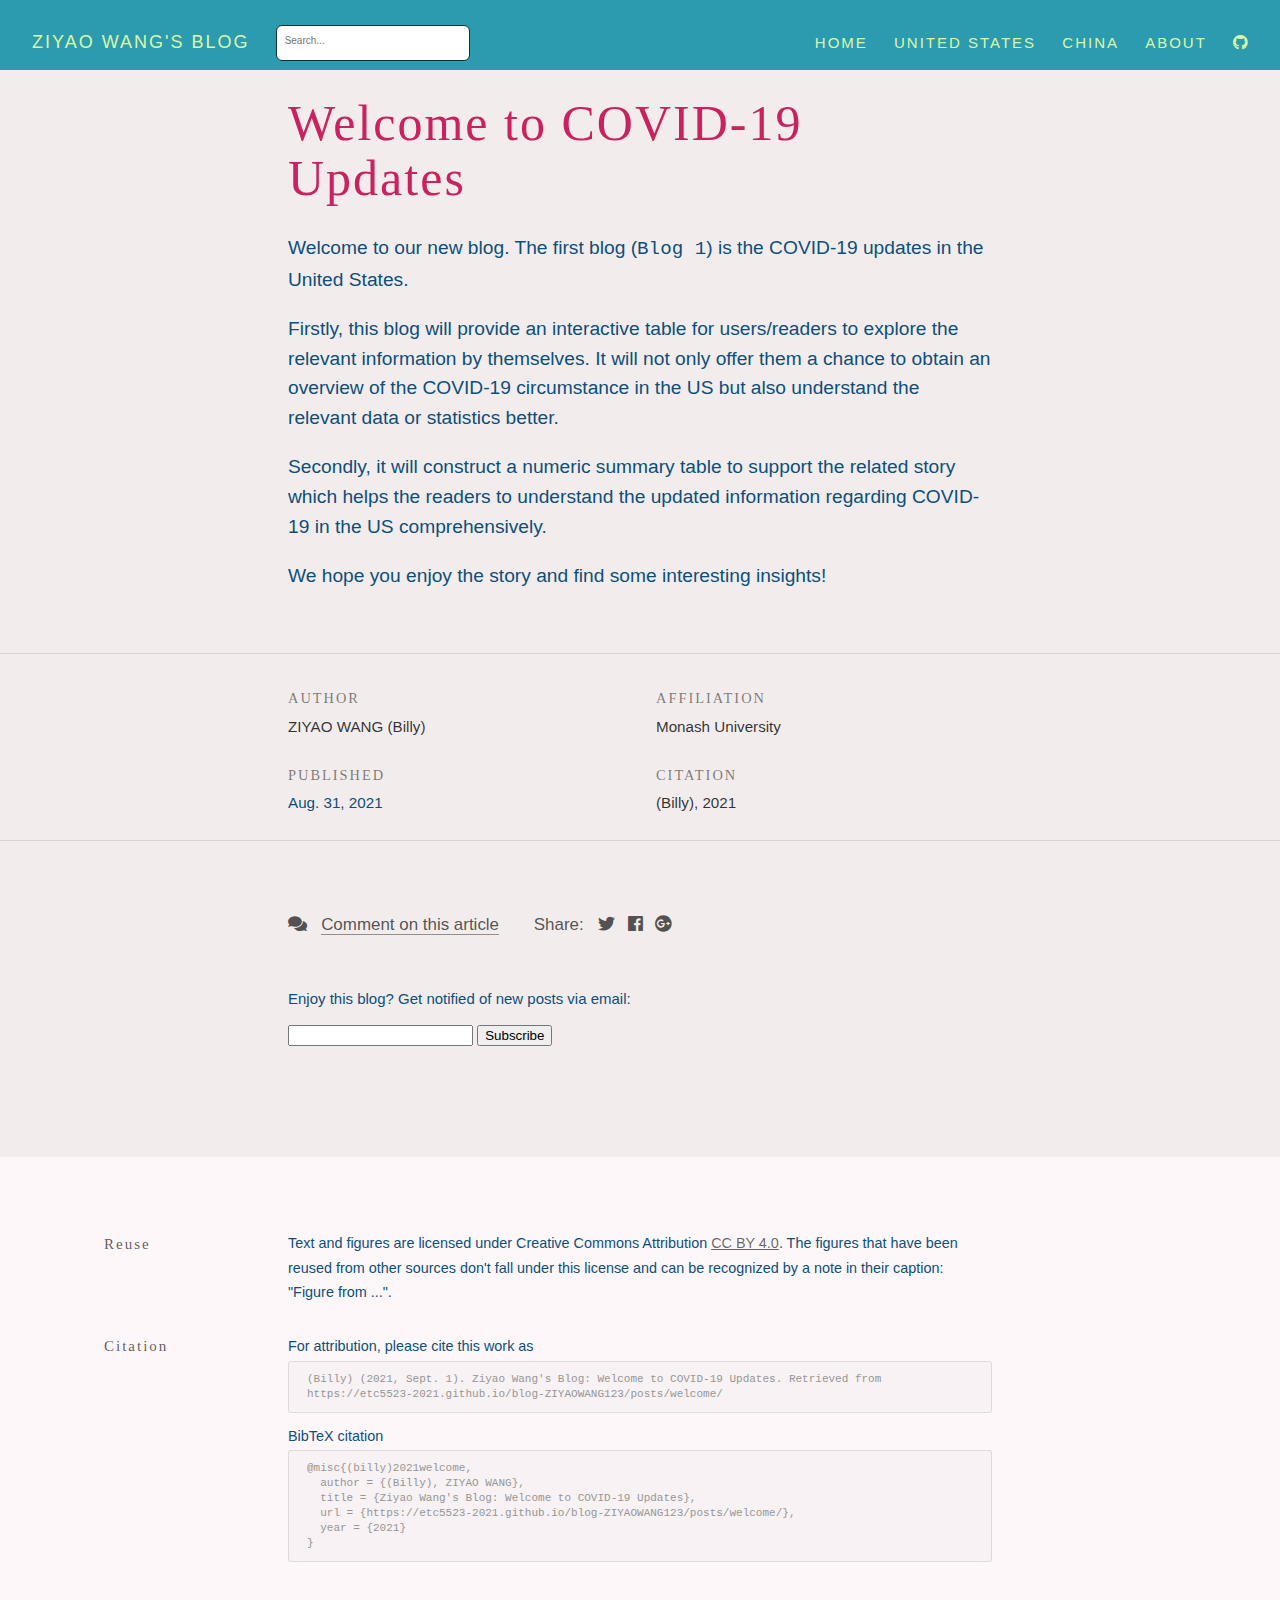
<file: docs/posts/welcome/index.html>
<!DOCTYPE html>

<html xmlns="http://www.w3.org/1999/xhtml" lang="" xml:lang="">

<head>
  <meta charset="utf-8"/>
  <meta name="viewport" content="width=device-width, initial-scale=1"/>
  <meta http-equiv="X-UA-Compatible" content="IE=Edge,chrome=1"/>
  <meta name="generator" content="distill" />

  <style type="text/css">
  /* Hide doc at startup (prevent jankiness while JS renders/transforms) */
  body {
    visibility: hidden;
  }
  </style>

 <!--radix_placeholder_import_source-->
 <!--/radix_placeholder_import_source-->

<style type="text/css">code{white-space: pre;}</style>
<style type="text/css" data-origin="pandoc">
pre > code.sourceCode { white-space: pre; position: relative; }
pre > code.sourceCode > span { display: inline-block; line-height: 1.25; }
pre > code.sourceCode > span:empty { height: 1.2em; }
.sourceCode { overflow: visible; }
code.sourceCode > span { color: inherit; text-decoration: inherit; }
div.sourceCode { margin: 1em 0; }
pre.sourceCode { margin: 0; }
@media screen {
div.sourceCode { overflow: auto; }
}
@media print {
pre > code.sourceCode { white-space: pre-wrap; }
pre > code.sourceCode > span { text-indent: -5em; padding-left: 5em; }
}
pre.numberSource code
  { counter-reset: source-line 0; }
pre.numberSource code > span
  { position: relative; left: -4em; counter-increment: source-line; }
pre.numberSource code > span > a:first-child::before
  { content: counter(source-line);
    position: relative; left: -1em; text-align: right; vertical-align: baseline;
    border: none; display: inline-block;
    -webkit-touch-callout: none; -webkit-user-select: none;
    -khtml-user-select: none; -moz-user-select: none;
    -ms-user-select: none; user-select: none;
    padding: 0 4px; width: 4em;
    color: #aaaaaa;
  }
pre.numberSource { margin-left: 3em; border-left: 1px solid #aaaaaa;  padding-left: 4px; }
div.sourceCode
  {   }
@media screen {
pre > code.sourceCode > span > a:first-child::before { text-decoration: underline; }
}
code span.al { color: #ad0000; } /* Alert */
code span.an { color: #5e5e5e; } /* Annotation */
code span.at { color: #20794d; } /* Attribute */
code span.bn { color: #ad0000; } /* BaseN */
code span.bu { } /* BuiltIn */
code span.cf { color: #007ba5; } /* ControlFlow */
code span.ch { color: #20794d; } /* Char */
code span.cn { color: #8f5902; } /* Constant */
code span.co { color: #5e5e5e; } /* Comment */
code span.cv { color: #5e5e5e; font-style: italic; } /* CommentVar */
code span.do { color: #5e5e5e; font-style: italic; } /* Documentation */
code span.dt { color: #ad0000; } /* DataType */
code span.dv { color: #ad0000; } /* DecVal */
code span.er { color: #ad0000; } /* Error */
code span.ex { } /* Extension */
code span.fl { color: #ad0000; } /* Float */
code span.fu { color: #4758ab; } /* Function */
code span.im { } /* Import */
code span.in { color: #5e5e5e; } /* Information */
code span.kw { color: #007ba5; } /* Keyword */
code span.op { color: #5e5e5e; } /* Operator */
code span.ot { color: #007ba5; } /* Other */
code span.pp { color: #ad0000; } /* Preprocessor */
code span.sc { color: #20794d; } /* SpecialChar */
code span.ss { color: #20794d; } /* SpecialString */
code span.st { color: #20794d; } /* String */
code span.va { color: #111111; } /* Variable */
code span.vs { color: #20794d; } /* VerbatimString */
code span.wa { color: #5e5e5e; font-style: italic; } /* Warning */
</style>

  <!--radix_placeholder_meta_tags-->
<title>Ziyao Wang's Blog: Welcome to COVID-19 Updates</title>

<meta property="description" itemprop="description" content="Welcome to our new blog. The first blog (`Blog 1`) is the COVID-19 updates in the United States. &#10;&#10;Firstly, this blog will provide an interactive table for users/readers to explore the relevant information by themselves. &#10;It will not only offer them a chance to obtain an overview of the COVID-19 circumstance in the US but also&#10;understand the relevant data or statistics better. &#10;&#10;Secondly, it will construct a numeric summary table to support the related story &#10;which helps the readers to understand the updated information regarding COVID-19 in the US comprehensively.&#10;&#10;**We hope you enjoy the story and find some interesting insights!**"/>

<link rel="canonical" href="https://etc5523-2021.github.io/blog-ZIYAOWANG123/posts/welcome/"/>
<link rel="license" href="https://creativecommons.org/licenses/by/4.0/"/>

<!--  https://schema.org/Article -->
<meta property="article:published" itemprop="datePublished" content="2021-09-01"/>
<meta property="article:created" itemprop="dateCreated" content="2021-09-01"/>
<meta name="article:author" content="ZIYAO WANG (Billy)"/>

<!--  https://developers.facebook.com/docs/sharing/webmasters#markup -->
<meta property="og:title" content="Ziyao Wang&#39;s Blog: Welcome to COVID-19 Updates"/>
<meta property="og:type" content="article"/>
<meta property="og:description" content="Welcome to our new blog. The first blog (`Blog 1`) is the COVID-19 updates in the United States. &#10;&#10;Firstly, this blog will provide an interactive table for users/readers to explore the relevant information by themselves. &#10;It will not only offer them a chance to obtain an overview of the COVID-19 circumstance in the US but also&#10;understand the relevant data or statistics better. &#10;&#10;Secondly, it will construct a numeric summary table to support the related story &#10;which helps the readers to understand the updated information regarding COVID-19 in the US comprehensively.&#10;&#10;**We hope you enjoy the story and find some interesting insights!**"/>
<meta property="og:url" content="https://etc5523-2021.github.io/blog-ZIYAOWANG123/posts/welcome/"/>
<meta property="og:locale" content="en_US"/>
<meta property="og:site_name" content="Ziyao Wang&#39;s Blog"/>

<!--  https://dev.twitter.com/cards/types/summary -->
<meta property="twitter:card" content="summary"/>
<meta property="twitter:title" content="Ziyao Wang&#39;s Blog: Welcome to COVID-19 Updates"/>
<meta property="twitter:description" content="Welcome to our new blog. The first blog (`Blog 1`) is the COVID-19 updates in the United States. &#10;&#10;Firstly, this blog will provide an interactive table for users/readers to explore the relevant information by themselves. &#10;It will not only offer them a chance to obtain an overview of the COVID-19 circumstance in the US but also&#10;understand the relevant data or statistics better. &#10;&#10;Secondly, it will construct a numeric summary table to support the related story &#10;which helps the readers to understand the updated information regarding COVID-19 in the US comprehensively.&#10;&#10;**We hope you enjoy the story and find some interesting insights!**"/>
<meta property="twitter:url" content="https://etc5523-2021.github.io/blog-ZIYAOWANG123/posts/welcome/"/>

<!--  https://scholar.google.com/intl/en/scholar/inclusion.html#indexing -->
<meta name="citation_title" content="Ziyao Wang&#39;s Blog: Welcome to COVID-19 Updates"/>
<meta name="citation_fulltext_html_url" content="https://etc5523-2021.github.io/blog-ZIYAOWANG123/posts/welcome/"/>
<meta name="citation_fulltext_world_readable" content=""/>
<meta name="citation_online_date" content="2021/09/01"/>
<meta name="citation_publication_date" content="2021/09/01"/>
<meta name="citation_author" content="ZIYAO WANG (Billy)"/>
<meta name="citation_author_institution" content="Monash University"/>
<!--/radix_placeholder_meta_tags-->
  <!--radix_placeholder_rmarkdown_metadata-->

<script type="text/json" id="radix-rmarkdown-metadata">
{"type":"list","attributes":{"names":{"type":"character","attributes":{},"value":["creative_commons","title","description","author","date","output","citation_url","canonical_url"]}},"value":[{"type":"character","attributes":{},"value":["CC BY"]},{"type":"character","attributes":{},"value":["Welcome to COVID-19 Updates"]},{"type":"character","attributes":{},"value":["Welcome to our new blog. The first blog (`Blog 1`) is the COVID-19 updates in the United States. \n\nFirstly, this blog will provide an interactive table for users/readers to explore the relevant information by themselves. \nIt will not only offer them a chance to obtain an overview of the COVID-19 circumstance in the US but also\nunderstand the relevant data or statistics better. \n\nSecondly, it will construct a numeric summary table to support the related story \nwhich helps the readers to understand the updated information regarding COVID-19 in the US comprehensively.\n\n**We hope you enjoy the story and find some interesting insights!**"]},{"type":"list","attributes":{},"value":[{"type":"list","attributes":{"names":{"type":"character","attributes":{},"value":["name","url","affiliation","affiliation_url"]}},"value":[{"type":"character","attributes":{},"value":["ZIYAO WANG (Billy)"]},{"type":"NULL"},{"type":"character","attributes":{},"value":["Monash University"]},{"type":"NULL"}]}]},{"type":"character","attributes":{},"value":["09/01/2021"]},{"type":"list","attributes":{"names":{"type":"character","attributes":{},"value":["distill::distill_article"]}},"value":[{"type":"list","attributes":{"names":{"type":"character","attributes":{},"value":["self_contained"]}},"value":[{"type":"logical","attributes":{},"value":[false]}]}]},{"type":"character","attributes":{},"value":["https://etc5523-2021.github.io/blog-ZIYAOWANG123/posts/welcome/"]},{"type":"character","attributes":{},"value":["https://etc5523-2021.github.io/blog-ZIYAOWANG123/posts/welcome/"]}]}
</script>
<!--/radix_placeholder_rmarkdown_metadata-->
  
  <script type="text/json" id="radix-resource-manifest">
  {"type":"character","attributes":{},"value":["welcome_files/anchor-4.2.2/anchor.min.js","welcome_files/bowser-1.9.3/bowser.min.js","welcome_files/distill-2.2.21/template.v2.js","welcome_files/header-attrs-2.10/header-attrs.js","welcome_files/header-attrs-2.9/header-attrs.js","welcome_files/jquery-1.11.3/jquery.min.js","welcome_files/popper-2.6.0/popper.min.js","welcome_files/tippy-6.2.7/tippy-bundle.umd.min.js","welcome_files/tippy-6.2.7/tippy-light-border.css","welcome_files/tippy-6.2.7/tippy.css","welcome_files/tippy-6.2.7/tippy.umd.min.js","welcome_files/webcomponents-2.0.0/webcomponents.js"]}
  </script>
  <!--radix_placeholder_navigation_in_header-->
<meta name="distill:offset" content="../.."/>

<script type="application/javascript">

  window.headroom_prevent_pin = false;

  window.document.addEventListener("DOMContentLoaded", function (event) {

    // initialize headroom for banner
    var header = $('header').get(0);
    var headerHeight = header.offsetHeight;
    var headroom = new Headroom(header, {
      tolerance: 5,
      onPin : function() {
        if (window.headroom_prevent_pin) {
          window.headroom_prevent_pin = false;
          headroom.unpin();
        }
      }
    });
    headroom.init();
    if(window.location.hash)
      headroom.unpin();
    $(header).addClass('headroom--transition');

    // offset scroll location for banner on hash change
    // (see: https://github.com/WickyNilliams/headroom.js/issues/38)
    window.addEventListener("hashchange", function(event) {
      window.scrollTo(0, window.pageYOffset - (headerHeight + 25));
    });

    // responsive menu
    $('.distill-site-header').each(function(i, val) {
      var topnav = $(this);
      var toggle = topnav.find('.nav-toggle');
      toggle.on('click', function() {
        topnav.toggleClass('responsive');
      });
    });

    // nav dropdowns
    $('.nav-dropbtn').click(function(e) {
      $(this).next('.nav-dropdown-content').toggleClass('nav-dropdown-active');
      $(this).parent().siblings('.nav-dropdown')
         .children('.nav-dropdown-content').removeClass('nav-dropdown-active');
    });
    $("body").click(function(e){
      $('.nav-dropdown-content').removeClass('nav-dropdown-active');
    });
    $(".nav-dropdown").click(function(e){
      e.stopPropagation();
    });
  });
</script>

<style type="text/css">

/* Theme (user-documented overrideables for nav appearance) */

.distill-site-nav {
  color: rgba(255, 255, 255, 0.8);
  background-color: #0F2E3D;
  font-size: 15px;
  font-weight: 300;
}

.distill-site-nav a {
  color: inherit;
  text-decoration: none;
}

.distill-site-nav a:hover {
  color: white;
}

@media print {
  .distill-site-nav {
    display: none;
  }
}

.distill-site-header {

}

.distill-site-footer {

}


/* Site Header */

.distill-site-header {
  width: 100%;
  box-sizing: border-box;
  z-index: 3;
}

.distill-site-header .nav-left {
  display: inline-block;
  margin-left: 8px;
}

@media screen and (max-width: 768px) {
  .distill-site-header .nav-left {
    margin-left: 0;
  }
}


.distill-site-header .nav-right {
  float: right;
  margin-right: 8px;
}

.distill-site-header a,
.distill-site-header .title {
  display: inline-block;
  text-align: center;
  padding: 14px 10px 14px 10px;
}

.distill-site-header .title {
  font-size: 18px;
  min-width: 150px;
}

.distill-site-header .logo {
  padding: 0;
}

.distill-site-header .logo img {
  display: none;
  max-height: 20px;
  width: auto;
  margin-bottom: -4px;
}

.distill-site-header .nav-image img {
  max-height: 18px;
  width: auto;
  display: inline-block;
  margin-bottom: -3px;
}



@media screen and (min-width: 1000px) {
  .distill-site-header .logo img {
    display: inline-block;
  }
  .distill-site-header .nav-left {
    margin-left: 20px;
  }
  .distill-site-header .nav-right {
    margin-right: 20px;
  }
  .distill-site-header .title {
    padding-left: 12px;
  }
}


.distill-site-header .nav-toggle {
  display: none;
}

.nav-dropdown {
  display: inline-block;
  position: relative;
}

.nav-dropdown .nav-dropbtn {
  border: none;
  outline: none;
  color: rgba(255, 255, 255, 0.8);
  padding: 16px 10px;
  background-color: transparent;
  font-family: inherit;
  font-size: inherit;
  font-weight: inherit;
  margin: 0;
  margin-top: 1px;
  z-index: 2;
}

.nav-dropdown-content {
  display: none;
  position: absolute;
  background-color: white;
  min-width: 200px;
  border: 1px solid rgba(0,0,0,0.15);
  border-radius: 4px;
  box-shadow: 0px 8px 16px 0px rgba(0,0,0,0.1);
  z-index: 1;
  margin-top: 2px;
  white-space: nowrap;
  padding-top: 4px;
  padding-bottom: 4px;
}

.nav-dropdown-content hr {
  margin-top: 4px;
  margin-bottom: 4px;
  border: none;
  border-bottom: 1px solid rgba(0, 0, 0, 0.1);
}

.nav-dropdown-active {
  display: block;
}

.nav-dropdown-content a, .nav-dropdown-content .nav-dropdown-header {
  color: black;
  padding: 6px 24px;
  text-decoration: none;
  display: block;
  text-align: left;
}

.nav-dropdown-content .nav-dropdown-header {
  display: block;
  padding: 5px 24px;
  padding-bottom: 0;
  text-transform: uppercase;
  font-size: 14px;
  color: #999999;
  white-space: nowrap;
}

.nav-dropdown:hover .nav-dropbtn {
  color: white;
}

.nav-dropdown-content a:hover {
  background-color: #ddd;
  color: black;
}

.nav-right .nav-dropdown-content {
  margin-left: -45%;
  right: 0;
}

@media screen and (max-width: 768px) {
  .distill-site-header a, .distill-site-header .nav-dropdown  {display: none;}
  .distill-site-header a.nav-toggle {
    float: right;
    display: block;
  }
  .distill-site-header .title {
    margin-left: 0;
  }
  .distill-site-header .nav-right {
    margin-right: 0;
  }
  .distill-site-header {
    overflow: hidden;
  }
  .nav-right .nav-dropdown-content {
    margin-left: 0;
  }
}


@media screen and (max-width: 768px) {
  .distill-site-header.responsive {position: relative; min-height: 500px; }
  .distill-site-header.responsive a.nav-toggle {
    position: absolute;
    right: 0;
    top: 0;
  }
  .distill-site-header.responsive a,
  .distill-site-header.responsive .nav-dropdown {
    display: block;
    text-align: left;
  }
  .distill-site-header.responsive .nav-left,
  .distill-site-header.responsive .nav-right {
    width: 100%;
  }
  .distill-site-header.responsive .nav-dropdown {float: none;}
  .distill-site-header.responsive .nav-dropdown-content {position: relative;}
  .distill-site-header.responsive .nav-dropdown .nav-dropbtn {
    display: block;
    width: 100%;
    text-align: left;
  }
}

/* Site Footer */

.distill-site-footer {
  width: 100%;
  overflow: hidden;
  box-sizing: border-box;
  z-index: 3;
  margin-top: 30px;
  padding-top: 30px;
  padding-bottom: 30px;
  text-align: center;
}

/* Headroom */

d-title {
  padding-top: 6rem;
}

@media print {
  d-title {
    padding-top: 4rem;
  }
}

.headroom {
  z-index: 1000;
  position: fixed;
  top: 0;
  left: 0;
  right: 0;
}

.headroom--transition {
  transition: all .4s ease-in-out;
}

.headroom--unpinned {
  top: -100px;
}

.headroom--pinned {
  top: 0;
}

/* adjust viewport for navbar height */
/* helps vertically center bootstrap (non-distill) content */
.min-vh-100 {
  min-height: calc(100vh - 100px) !important;
}

</style>

<script src="../../site_libs/jquery-1.11.3/jquery.min.js"></script>
<link href="../../site_libs/font-awesome-5.1.0/css/all.css" rel="stylesheet"/>
<link href="../../site_libs/font-awesome-5.1.0/css/v4-shims.css" rel="stylesheet"/>
<script src="../../site_libs/headroom-0.9.4/headroom.min.js"></script>
<script src="../../site_libs/autocomplete-0.37.1/autocomplete.min.js"></script>
<script src="../../site_libs/fuse-6.4.1/fuse.min.js"></script>

<script type="application/javascript">

function getMeta(metaName) {
  var metas = document.getElementsByTagName('meta');
  for (let i = 0; i < metas.length; i++) {
    if (metas[i].getAttribute('name') === metaName) {
      return metas[i].getAttribute('content');
    }
  }
  return '';
}

function offsetURL(url) {
  var offset = getMeta('distill:offset');
  return offset ? offset + '/' + url : url;
}

function createFuseIndex() {

  // create fuse index
  var options = {
    keys: [
      { name: 'title', weight: 20 },
      { name: 'categories', weight: 15 },
      { name: 'description', weight: 10 },
      { name: 'contents', weight: 5 },
    ],
    ignoreLocation: true,
    threshold: 0
  };
  var fuse = new window.Fuse([], options);

  // fetch the main search.json
  return fetch(offsetURL('search.json'))
    .then(function(response) {
      if (response.status == 200) {
        return response.json().then(function(json) {
          // index main articles
          json.articles.forEach(function(article) {
            fuse.add(article);
          });
          // download collections and index their articles
          return Promise.all(json.collections.map(function(collection) {
            return fetch(offsetURL(collection)).then(function(response) {
              if (response.status === 200) {
                return response.json().then(function(articles) {
                  articles.forEach(function(article) {
                    fuse.add(article);
                  });
                })
              } else {
                return Promise.reject(
                  new Error('Unexpected status from search index request: ' +
                            response.status)
                );
              }
            });
          })).then(function() {
            return fuse;
          });
        });

      } else {
        return Promise.reject(
          new Error('Unexpected status from search index request: ' +
                      response.status)
        );
      }
    });
}

window.document.addEventListener("DOMContentLoaded", function (event) {

  // get search element (bail if we don't have one)
  var searchEl = window.document.getElementById('distill-search');
  if (!searchEl)
    return;

  createFuseIndex()
    .then(function(fuse) {

      // make search box visible
      searchEl.classList.remove('hidden');

      // initialize autocomplete
      var options = {
        autoselect: true,
        hint: false,
        minLength: 2,
      };
      window.autocomplete(searchEl, options, [{
        source: function(query, callback) {
          const searchOptions = {
            isCaseSensitive: false,
            shouldSort: true,
            minMatchCharLength: 2,
            limit: 10,
          };
          var results = fuse.search(query, searchOptions);
          callback(results
            .map(function(result) { return result.item; })
          );
        },
        templates: {
          suggestion: function(suggestion) {
            var img = suggestion.preview && Object.keys(suggestion.preview).length > 0
              ? `<img src="${offsetURL(suggestion.preview)}"</img>`
              : '';
            var html = `
              <div class="search-item">
                <h3>${suggestion.title}</h3>
                <div class="search-item-description">
                  ${suggestion.description || ''}
                </div>
                <div class="search-item-preview">
                  ${img}
                </div>
              </div>
            `;
            return html;
          }
        }
      }]).on('autocomplete:selected', function(event, suggestion) {
        window.location.href = offsetURL(suggestion.path);
      });
      // remove inline display style on autocompleter (we want to
      // manage responsive display via css)
      $('.algolia-autocomplete').css("display", "");
    })
    .catch(function(error) {
      console.log(error);
    });

});

</script>

<style type="text/css">

.nav-search {
  font-size: x-small;
}

/* Algolioa Autocomplete */

.algolia-autocomplete {
  display: inline-block;
  margin-left: 10px;
  vertical-align: sub;
  background-color: white;
  color: black;
  padding: 6px;
  padding-top: 8px;
  padding-bottom: 0;
  border-radius: 6px;
  border: 1px #0F2E3D solid;
  width: 180px;
}


@media screen and (max-width: 768px) {
  .distill-site-nav .algolia-autocomplete {
    display: none;
    visibility: hidden;
  }
  .distill-site-nav.responsive .algolia-autocomplete {
    display: inline-block;
    visibility: visible;
  }
  .distill-site-nav.responsive .algolia-autocomplete .aa-dropdown-menu {
    margin-left: 0;
    width: 400px;
    max-height: 400px;
  }
}

.algolia-autocomplete .aa-input, .algolia-autocomplete .aa-hint {
  width: 90%;
  outline: none;
  border: none;
}

.algolia-autocomplete .aa-hint {
  color: #999;
}
.algolia-autocomplete .aa-dropdown-menu {
  width: 550px;
  max-height: 70vh;
  overflow-x: visible;
  overflow-y: scroll;
  padding: 5px;
  margin-top: 3px;
  margin-left: -150px;
  background-color: #fff;
  border-radius: 5px;
  border: 1px solid #999;
  border-top: none;
}

.algolia-autocomplete .aa-dropdown-menu .aa-suggestion {
  cursor: pointer;
  padding: 5px 4px;
  border-bottom: 1px solid #eee;
}

.algolia-autocomplete .aa-dropdown-menu .aa-suggestion:last-of-type {
  border-bottom: none;
  margin-bottom: 2px;
}

.algolia-autocomplete .aa-dropdown-menu .aa-suggestion .search-item {
  overflow: hidden;
  font-size: 0.8em;
  line-height: 1.4em;
}

.algolia-autocomplete .aa-dropdown-menu .aa-suggestion .search-item h3 {
  font-size: 1rem;
  margin-block-start: 0;
  margin-block-end: 5px;
}

.algolia-autocomplete .aa-dropdown-menu .aa-suggestion .search-item-description {
  display: inline-block;
  overflow: hidden;
  height: 2.8em;
  width: 80%;
  margin-right: 4%;
}

.algolia-autocomplete .aa-dropdown-menu .aa-suggestion .search-item-preview {
  display: inline-block;
  width: 15%;
}

.algolia-autocomplete .aa-dropdown-menu .aa-suggestion .search-item-preview img {
  height: 3em;
  width: auto;
  display: none;
}

.algolia-autocomplete .aa-dropdown-menu .aa-suggestion .search-item-preview img[src] {
  display: initial;
}

.algolia-autocomplete .aa-dropdown-menu .aa-suggestion.aa-cursor {
  background-color: #eee;
}
.algolia-autocomplete .aa-dropdown-menu .aa-suggestion em {
  font-weight: bold;
  font-style: normal;
}

</style>


<!--/radix_placeholder_navigation_in_header-->
  <!--radix_placeholder_distill-->

<style type="text/css">

body {
  background-color: white;
}

.pandoc-table {
  width: 100%;
}

.pandoc-table>caption {
  margin-bottom: 10px;
}

.pandoc-table th:not([align]) {
  text-align: left;
}

.pagedtable-footer {
  font-size: 15px;
}

d-byline .byline {
  grid-template-columns: 2fr 2fr;
}

d-byline .byline h3 {
  margin-block-start: 1.5em;
}

d-byline .byline .authors-affiliations h3 {
  margin-block-start: 0.5em;
}

.authors-affiliations .orcid-id {
  width: 16px;
  height:16px;
  margin-left: 4px;
  margin-right: 4px;
  vertical-align: middle;
  padding-bottom: 2px;
}

d-title .dt-tags {
  margin-top: 1em;
  grid-column: text;
}

.dt-tags .dt-tag {
  text-decoration: none;
  display: inline-block;
  color: rgba(0,0,0,0.6);
  padding: 0em 0.4em;
  margin-right: 0.5em;
  margin-bottom: 0.4em;
  font-size: 70%;
  border: 1px solid rgba(0,0,0,0.2);
  border-radius: 3px;
  text-transform: uppercase;
  font-weight: 500;
}

d-article table.gt_table td,
d-article table.gt_table th {
  border-bottom: none;
}

.html-widget {
  margin-bottom: 2.0em;
}

.l-screen-inset {
  padding-right: 16px;
}

.l-screen .caption {
  margin-left: 10px;
}

.shaded {
  background: rgb(247, 247, 247);
  padding-top: 20px;
  padding-bottom: 20px;
  border-top: 1px solid rgba(0, 0, 0, 0.1);
  border-bottom: 1px solid rgba(0, 0, 0, 0.1);
}

.shaded .html-widget {
  margin-bottom: 0;
  border: 1px solid rgba(0, 0, 0, 0.1);
}

.shaded .shaded-content {
  background: white;
}

.text-output {
  margin-top: 0;
  line-height: 1.5em;
}

.hidden {
  display: none !important;
}

d-article {
  padding-top: 2.5rem;
  padding-bottom: 30px;
}

d-appendix {
  padding-top: 30px;
}

d-article>p>img {
  width: 100%;
}

d-article h2 {
  margin: 1rem 0 1.5rem 0;
}

d-article h3 {
  margin-top: 1.5rem;
}

d-article iframe {
  border: 1px solid rgba(0, 0, 0, 0.1);
  margin-bottom: 2.0em;
  width: 100%;
}

/* Tweak code blocks */

d-article div.sourceCode code,
d-article pre code {
  font-family: Consolas, Monaco, 'Andale Mono', 'Ubuntu Mono', monospace;
}

d-article pre,
d-article div.sourceCode,
d-article div.sourceCode pre {
  overflow: auto;
}

d-article div.sourceCode {
  background-color: white;
}

d-article div.sourceCode pre {
  padding-left: 10px;
  font-size: 12px;
  border-left: 2px solid rgba(0,0,0,0.1);
}

d-article pre {
  font-size: 12px;
  color: black;
  background: none;
  margin-top: 0;
  text-align: left;
  white-space: pre;
  word-spacing: normal;
  word-break: normal;
  word-wrap: normal;
  line-height: 1.5;

  -moz-tab-size: 4;
  -o-tab-size: 4;
  tab-size: 4;

  -webkit-hyphens: none;
  -moz-hyphens: none;
  -ms-hyphens: none;
  hyphens: none;
}

d-article pre a {
  border-bottom: none;
}

d-article pre a:hover {
  border-bottom: none;
  text-decoration: underline;
}

d-article details {
  grid-column: text;
  margin-bottom: 0.8em;
}

@media(min-width: 768px) {

d-article pre,
d-article div.sourceCode,
d-article div.sourceCode pre {
  overflow: visible !important;
}

d-article div.sourceCode pre {
  padding-left: 18px;
  font-size: 14px;
}

d-article pre {
  font-size: 14px;
}

}

figure img.external {
  background: white;
  border: 1px solid rgba(0, 0, 0, 0.1);
  box-shadow: 0 1px 8px rgba(0, 0, 0, 0.1);
  padding: 18px;
  box-sizing: border-box;
}

/* CSS for d-contents */

.d-contents {
  grid-column: text;
  color: rgba(0,0,0,0.8);
  font-size: 0.9em;
  padding-bottom: 1em;
  margin-bottom: 1em;
  padding-bottom: 0.5em;
  margin-bottom: 1em;
  padding-left: 0.25em;
  justify-self: start;
}

@media(min-width: 1000px) {
  .d-contents.d-contents-float {
    height: 0;
    grid-column-start: 1;
    grid-column-end: 4;
    justify-self: center;
    padding-right: 3em;
    padding-left: 2em;
  }
}

.d-contents nav h3 {
  font-size: 18px;
  margin-top: 0;
  margin-bottom: 1em;
}

.d-contents li {
  list-style-type: none
}

.d-contents nav > ul {
  padding-left: 0;
}

.d-contents ul {
  padding-left: 1em
}

.d-contents nav ul li {
  margin-top: 0.6em;
  margin-bottom: 0.2em;
}

.d-contents nav a {
  font-size: 13px;
  border-bottom: none;
  text-decoration: none
  color: rgba(0, 0, 0, 0.8);
}

.d-contents nav a:hover {
  text-decoration: underline solid rgba(0, 0, 0, 0.6)
}

.d-contents nav > ul > li > a {
  font-weight: 600;
}

.d-contents nav > ul > li > ul {
  font-weight: inherit;
}

.d-contents nav > ul > li > ul > li {
  margin-top: 0.2em;
}


.d-contents nav ul {
  margin-top: 0;
  margin-bottom: 0.25em;
}

.d-article-with-toc h2:nth-child(2) {
  margin-top: 0;
}


/* Figure */

.figure {
  position: relative;
  margin-bottom: 2.5em;
  margin-top: 1.5em;
}

.figure img {
  width: 100%;
}

.figure .caption {
  color: rgba(0, 0, 0, 0.6);
  font-size: 12px;
  line-height: 1.5em;
}

.figure img.external {
  background: white;
  border: 1px solid rgba(0, 0, 0, 0.1);
  box-shadow: 0 1px 8px rgba(0, 0, 0, 0.1);
  padding: 18px;
  box-sizing: border-box;
}

.figure .caption a {
  color: rgba(0, 0, 0, 0.6);
}

.figure .caption b,
.figure .caption strong, {
  font-weight: 600;
  color: rgba(0, 0, 0, 1.0);
}

/* Citations */

d-article .citation {
  color: inherit;
  cursor: inherit;
}

div.hanging-indent{
  margin-left: 1em; text-indent: -1em;
}

/* Citation hover box */

.tippy-box[data-theme~=light-border] {
  background-color: rgba(250, 250, 250, 0.95);
}

.tippy-content > p {
  margin-bottom: 0;
  padding: 2px;
}


/* Tweak 1000px media break to show more text */

@media(min-width: 1000px) {
  .base-grid,
  distill-header,
  d-title,
  d-abstract,
  d-article,
  d-appendix,
  distill-appendix,
  d-byline,
  d-footnote-list,
  d-citation-list,
  distill-footer {
    grid-template-columns: [screen-start] 1fr [page-start kicker-start] 80px [middle-start] 50px [text-start kicker-end] 65px 65px 65px 65px 65px 65px 65px 65px [text-end gutter-start] 65px [middle-end] 65px [page-end gutter-end] 1fr [screen-end];
    grid-column-gap: 16px;
  }

  .grid {
    grid-column-gap: 16px;
  }

  d-article {
    font-size: 1.06rem;
    line-height: 1.7em;
  }
  figure .caption, .figure .caption, figure figcaption {
    font-size: 13px;
  }
}

@media(min-width: 1180px) {
  .base-grid,
  distill-header,
  d-title,
  d-abstract,
  d-article,
  d-appendix,
  distill-appendix,
  d-byline,
  d-footnote-list,
  d-citation-list,
  distill-footer {
    grid-template-columns: [screen-start] 1fr [page-start kicker-start] 60px [middle-start] 60px [text-start kicker-end] 60px 60px 60px 60px 60px 60px 60px 60px [text-end gutter-start] 60px [middle-end] 60px [page-end gutter-end] 1fr [screen-end];
    grid-column-gap: 32px;
  }

  .grid {
    grid-column-gap: 32px;
  }
}


/* Get the citation styles for the appendix (not auto-injected on render since
   we do our own rendering of the citation appendix) */

d-appendix .citation-appendix,
.d-appendix .citation-appendix {
  font-size: 11px;
  line-height: 15px;
  border-left: 1px solid rgba(0, 0, 0, 0.1);
  padding-left: 18px;
  border: 1px solid rgba(0,0,0,0.1);
  background: rgba(0, 0, 0, 0.02);
  padding: 10px 18px;
  border-radius: 3px;
  color: rgba(150, 150, 150, 1);
  overflow: hidden;
  margin-top: -12px;
  white-space: pre-wrap;
  word-wrap: break-word;
}

/* Include appendix styles here so they can be overridden */

d-appendix {
  contain: layout style;
  font-size: 0.8em;
  line-height: 1.7em;
  margin-top: 60px;
  margin-bottom: 0;
  border-top: 1px solid rgba(0, 0, 0, 0.1);
  color: rgba(0,0,0,0.5);
  padding-top: 60px;
  padding-bottom: 48px;
}

d-appendix h3 {
  grid-column: page-start / text-start;
  font-size: 15px;
  font-weight: 500;
  margin-top: 1em;
  margin-bottom: 0;
  color: rgba(0,0,0,0.65);
}

d-appendix h3 + * {
  margin-top: 1em;
}

d-appendix ol {
  padding: 0 0 0 15px;
}

@media (min-width: 768px) {
  d-appendix ol {
    padding: 0 0 0 30px;
    margin-left: -30px;
  }
}

d-appendix li {
  margin-bottom: 1em;
}

d-appendix a {
  color: rgba(0, 0, 0, 0.6);
}

d-appendix > * {
  grid-column: text;
}

d-appendix > d-footnote-list,
d-appendix > d-citation-list,
d-appendix > distill-appendix {
  grid-column: screen;
}

/* Include footnote styles here so they can be overridden */

d-footnote-list {
  contain: layout style;
}

d-footnote-list > * {
  grid-column: text;
}

d-footnote-list a.footnote-backlink {
  color: rgba(0,0,0,0.3);
  padding-left: 0.5em;
}



/* Anchor.js */

.anchorjs-link {
  /*transition: all .25s linear; */
  text-decoration: none;
  border-bottom: none;
}
*:hover > .anchorjs-link {
  margin-left: -1.125em !important;
  text-decoration: none;
  border-bottom: none;
}

/* Social footer */

.social_footer {
  margin-top: 30px;
  margin-bottom: 0;
  color: rgba(0,0,0,0.67);
}

.disqus-comments {
  margin-right: 30px;
}

.disqus-comment-count {
  border-bottom: 1px solid rgba(0, 0, 0, 0.4);
  cursor: pointer;
}

#disqus_thread {
  margin-top: 30px;
}

.article-sharing a {
  border-bottom: none;
  margin-right: 8px;
}

.article-sharing a:hover {
  border-bottom: none;
}

.sidebar-section.subscribe {
  font-size: 12px;
  line-height: 1.6em;
}

.subscribe p {
  margin-bottom: 0.5em;
}


.article-footer .subscribe {
  font-size: 15px;
  margin-top: 45px;
}


.sidebar-section.custom {
  font-size: 12px;
  line-height: 1.6em;
}

.custom p {
  margin-bottom: 0.5em;
}

/* Styles for listing layout (hide title) */
.layout-listing d-title, .layout-listing .d-title {
  display: none;
}

/* Styles for posts lists (not auto-injected) */


.posts-with-sidebar {
  padding-left: 45px;
  padding-right: 45px;
}

.posts-list .description h2,
.posts-list .description p {
  font-family: -apple-system, BlinkMacSystemFont, "Segoe UI", Roboto, Oxygen, Ubuntu, Cantarell, "Fira Sans", "Droid Sans", "Helvetica Neue", Arial, sans-serif;
}

.posts-list .description h2 {
  font-weight: 700;
  border-bottom: none;
  padding-bottom: 0;
}

.posts-list h2.post-tag {
  border-bottom: 1px solid rgba(0, 0, 0, 0.2);
  padding-bottom: 12px;
}
.posts-list {
  margin-top: 60px;
  margin-bottom: 24px;
}

.posts-list .post-preview {
  text-decoration: none;
  overflow: hidden;
  display: block;
  border-bottom: 1px solid rgba(0, 0, 0, 0.1);
  padding: 24px 0;
}

.post-preview-last {
  border-bottom: none !important;
}

.posts-list .posts-list-caption {
  grid-column: screen;
  font-weight: 400;
}

.posts-list .post-preview h2 {
  margin: 0 0 6px 0;
  line-height: 1.2em;
  font-style: normal;
  font-size: 24px;
}

.posts-list .post-preview p {
  margin: 0 0 12px 0;
  line-height: 1.4em;
  font-size: 16px;
}

.posts-list .post-preview .thumbnail {
  box-sizing: border-box;
  margin-bottom: 24px;
  position: relative;
  max-width: 500px;
}
.posts-list .post-preview img {
  width: 100%;
  display: block;
}

.posts-list .metadata {
  font-size: 12px;
  line-height: 1.4em;
  margin-bottom: 18px;
}

.posts-list .metadata > * {
  display: inline-block;
}

.posts-list .metadata .publishedDate {
  margin-right: 2em;
}

.posts-list .metadata .dt-authors {
  display: block;
  margin-top: 0.3em;
  margin-right: 2em;
}

.posts-list .dt-tags {
  display: block;
  line-height: 1em;
}

.posts-list .dt-tags .dt-tag {
  display: inline-block;
  color: rgba(0,0,0,0.6);
  padding: 0.3em 0.4em;
  margin-right: 0.2em;
  margin-bottom: 0.4em;
  font-size: 60%;
  border: 1px solid rgba(0,0,0,0.2);
  border-radius: 3px;
  text-transform: uppercase;
  font-weight: 500;
}

.posts-list img {
  opacity: 1;
}

.posts-list img[data-src] {
  opacity: 0;
}

.posts-more {
  clear: both;
}


.posts-sidebar {
  font-size: 16px;
}

.posts-sidebar h3 {
  font-size: 16px;
  margin-top: 0;
  margin-bottom: 0.5em;
  font-weight: 400;
  text-transform: uppercase;
}

.sidebar-section {
  margin-bottom: 30px;
}

.categories ul {
  list-style-type: none;
  margin: 0;
  padding: 0;
}

.categories li {
  color: rgba(0, 0, 0, 0.8);
  margin-bottom: 0;
}

.categories li>a {
  border-bottom: none;
}

.categories li>a:hover {
  border-bottom: 1px solid rgba(0, 0, 0, 0.4);
}

.categories .active {
  font-weight: 600;
}

.categories .category-count {
  color: rgba(0, 0, 0, 0.4);
}


@media(min-width: 768px) {
  .posts-list .post-preview h2 {
    font-size: 26px;
  }
  .posts-list .post-preview .thumbnail {
    float: right;
    width: 30%;
    margin-bottom: 0;
  }
  .posts-list .post-preview .description {
    float: left;
    width: 45%;
  }
  .posts-list .post-preview .metadata {
    float: left;
    width: 20%;
    margin-top: 8px;
  }
  .posts-list .post-preview p {
    margin: 0 0 12px 0;
    line-height: 1.5em;
    font-size: 16px;
  }
  .posts-with-sidebar .posts-list {
    float: left;
    width: 75%;
  }
  .posts-with-sidebar .posts-sidebar {
    float: right;
    width: 20%;
    margin-top: 60px;
    padding-top: 24px;
    padding-bottom: 24px;
  }
}


/* Improve display for browsers without grid (IE/Edge <= 15) */

.downlevel {
  line-height: 1.6em;
  font-family: -apple-system, BlinkMacSystemFont, "Segoe UI", Roboto, Oxygen, Ubuntu, Cantarell, "Fira Sans", "Droid Sans", "Helvetica Neue", Arial, sans-serif;
  margin: 0;
}

.downlevel .d-title {
  padding-top: 6rem;
  padding-bottom: 1.5rem;
}

.downlevel .d-title h1 {
  font-size: 50px;
  font-weight: 700;
  line-height: 1.1em;
  margin: 0 0 0.5rem;
}

.downlevel .d-title p {
  font-weight: 300;
  font-size: 1.2rem;
  line-height: 1.55em;
  margin-top: 0;
}

.downlevel .d-byline {
  padding-top: 0.8em;
  padding-bottom: 0.8em;
  font-size: 0.8rem;
  line-height: 1.8em;
}

.downlevel .section-separator {
  border: none;
  border-top: 1px solid rgba(0, 0, 0, 0.1);
}

.downlevel .d-article {
  font-size: 1.06rem;
  line-height: 1.7em;
  padding-top: 1rem;
  padding-bottom: 2rem;
}


.downlevel .d-appendix {
  padding-left: 0;
  padding-right: 0;
  max-width: none;
  font-size: 0.8em;
  line-height: 1.7em;
  margin-bottom: 0;
  color: rgba(0,0,0,0.5);
  padding-top: 40px;
  padding-bottom: 48px;
}

.downlevel .footnotes ol {
  padding-left: 13px;
}

.downlevel .base-grid,
.downlevel .distill-header,
.downlevel .d-title,
.downlevel .d-abstract,
.downlevel .d-article,
.downlevel .d-appendix,
.downlevel .distill-appendix,
.downlevel .d-byline,
.downlevel .d-footnote-list,
.downlevel .d-citation-list,
.downlevel .distill-footer,
.downlevel .appendix-bottom,
.downlevel .posts-container {
  padding-left: 40px;
  padding-right: 40px;
}

@media(min-width: 768px) {
  .downlevel .base-grid,
  .downlevel .distill-header,
  .downlevel .d-title,
  .downlevel .d-abstract,
  .downlevel .d-article,
  .downlevel .d-appendix,
  .downlevel .distill-appendix,
  .downlevel .d-byline,
  .downlevel .d-footnote-list,
  .downlevel .d-citation-list,
  .downlevel .distill-footer,
  .downlevel .appendix-bottom,
  .downlevel .posts-container {
  padding-left: 150px;
  padding-right: 150px;
  max-width: 900px;
}
}

.downlevel pre code {
  display: block;
  border-left: 2px solid rgba(0, 0, 0, .1);
  padding: 0 0 0 20px;
  font-size: 14px;
}

.downlevel code, .downlevel pre {
  color: black;
  background: none;
  font-family: Consolas, Monaco, 'Andale Mono', 'Ubuntu Mono', monospace;
  text-align: left;
  white-space: pre;
  word-spacing: normal;
  word-break: normal;
  word-wrap: normal;
  line-height: 1.5;

  -moz-tab-size: 4;
  -o-tab-size: 4;
  tab-size: 4;

  -webkit-hyphens: none;
  -moz-hyphens: none;
  -ms-hyphens: none;
  hyphens: none;
}

.downlevel .posts-list .post-preview {
  color: inherit;
}



</style>

<script type="application/javascript">

function is_downlevel_browser() {
  if (bowser.isUnsupportedBrowser({ msie: "12", msedge: "16"},
                                 window.navigator.userAgent)) {
    return true;
  } else {
    return window.load_distill_framework === undefined;
  }
}

// show body when load is complete
function on_load_complete() {

  // add anchors
  if (window.anchors) {
    window.anchors.options.placement = 'left';
    window.anchors.add('d-article > h2, d-article > h3, d-article > h4, d-article > h5');
  }


  // set body to visible
  document.body.style.visibility = 'visible';

  // force redraw for leaflet widgets
  if (window.HTMLWidgets) {
    var maps = window.HTMLWidgets.findAll(".leaflet");
    $.each(maps, function(i, el) {
      var map = this.getMap();
      map.invalidateSize();
      map.eachLayer(function(layer) {
        if (layer instanceof L.TileLayer)
          layer.redraw();
      });
    });
  }

  // trigger 'shown' so htmlwidgets resize
  $('d-article').trigger('shown');
}

function init_distill() {

  init_common();

  // create front matter
  var front_matter = $('<d-front-matter></d-front-matter>');
  $('#distill-front-matter').wrap(front_matter);

  // create d-title
  $('.d-title').changeElementType('d-title');

  // create d-byline
  var byline = $('<d-byline></d-byline>');
  $('.d-byline').replaceWith(byline);

  // create d-article
  var article = $('<d-article></d-article>');
  $('.d-article').wrap(article).children().unwrap();

  // move posts container into article
  $('.posts-container').appendTo($('d-article'));

  // create d-appendix
  $('.d-appendix').changeElementType('d-appendix');

  // flag indicating that we have appendix items
  var appendix = $('.appendix-bottom').children('h3').length > 0;

  // replace footnotes with <d-footnote>
  $('.footnote-ref').each(function(i, val) {
    appendix = true;
    var href = $(this).attr('href');
    var id = href.replace('#', '');
    var fn = $('#' + id);
    var fn_p = $('#' + id + '>p');
    fn_p.find('.footnote-back').remove();
    var text = fn_p.html();
    var dtfn = $('<d-footnote></d-footnote>');
    dtfn.html(text);
    $(this).replaceWith(dtfn);
  });
  // remove footnotes
  $('.footnotes').remove();

  // move refs into #references-listing
  $('#references-listing').replaceWith($('#refs'));

  $('h1.appendix, h2.appendix').each(function(i, val) {
    $(this).changeElementType('h3');
  });
  $('h3.appendix').each(function(i, val) {
    var id = $(this).attr('id');
    $('.d-contents a[href="#' + id + '"]').parent().remove();
    appendix = true;
    $(this).nextUntil($('h1, h2, h3')).addBack().appendTo($('d-appendix'));
  });

  // show d-appendix if we have appendix content
  $("d-appendix").css('display', appendix ? 'grid' : 'none');

  // localize layout chunks to just output
  $('.layout-chunk').each(function(i, val) {

    // capture layout
    var layout = $(this).attr('data-layout');

    // apply layout to markdown level block elements
    var elements = $(this).children().not('details, div.sourceCode, pre, script');
    elements.each(function(i, el) {
      var layout_div = $('<div class="' + layout + '"></div>');
      if (layout_div.hasClass('shaded')) {
        var shaded_content = $('<div class="shaded-content"></div>');
        $(this).wrap(shaded_content);
        $(this).parent().wrap(layout_div);
      } else {
        $(this).wrap(layout_div);
      }
    });


    // unwrap the layout-chunk div
    $(this).children().unwrap();
  });

  // remove code block used to force  highlighting css
  $('.distill-force-highlighting-css').parent().remove();

  // remove empty line numbers inserted by pandoc when using a
  // custom syntax highlighting theme
  $('code.sourceCode a:empty').remove();

  // load distill framework
  load_distill_framework();

  // wait for window.distillRunlevel == 4 to do post processing
  function distill_post_process() {

    if (!window.distillRunlevel || window.distillRunlevel < 4)
      return;

    // hide author/affiliations entirely if we have no authors
    var front_matter = JSON.parse($("#distill-front-matter").html());
    var have_authors = front_matter.authors && front_matter.authors.length > 0;
    if (!have_authors)
      $('d-byline').addClass('hidden');

    // article with toc class
    $('.d-contents').parent().addClass('d-article-with-toc');

    // strip links that point to #
    $('.authors-affiliations').find('a[href="#"]').removeAttr('href');

    // add orcid ids
    $('.authors-affiliations').find('.author').each(function(i, el) {
      var orcid_id = front_matter.authors[i].orcidID;
      if (orcid_id) {
        var a = $('<a></a>');
        a.attr('href', 'https://orcid.org/' + orcid_id);
        var img = $('<img></img>');
        img.addClass('orcid-id');
        img.attr('alt', 'ORCID ID');
        img.attr('src','[data-uri]');
        a.append(img);
        $(this).append(a);
      }
    });

    // hide elements of author/affiliations grid that have no value
    function hide_byline_column(caption) {
      $('d-byline').find('h3:contains("' + caption + '")').parent().css('visibility', 'hidden');
    }

    // affiliations
    var have_affiliations = false;
    for (var i = 0; i<front_matter.authors.length; ++i) {
      var author = front_matter.authors[i];
      if (author.affiliation !== "&nbsp;") {
        have_affiliations = true;
        break;
      }
    }
    if (!have_affiliations)
      $('d-byline').find('h3:contains("Affiliations")').css('visibility', 'hidden');

    // published date
    if (!front_matter.publishedDate)
      hide_byline_column("Published");

    // document object identifier
    var doi = $('d-byline').find('h3:contains("DOI")');
    var doi_p = doi.next().empty();
    if (!front_matter.doi) {
      // if we have a citation and valid citationText then link to that
      if ($('#citation').length > 0 && front_matter.citationText) {
        doi.html('Citation');
        $('<a href="#citation"></a>')
          .text(front_matter.citationText)
          .appendTo(doi_p);
      } else {
        hide_byline_column("DOI");
      }
    } else {
      $('<a></a>')
         .attr('href', "https://doi.org/" + front_matter.doi)
         .html(front_matter.doi)
         .appendTo(doi_p);
    }

     // change plural form of authors/affiliations
    if (front_matter.authors.length === 1) {
      var grid = $('.authors-affiliations');
      grid.children('h3:contains("Authors")').text('Author');
      grid.children('h3:contains("Affiliations")').text('Affiliation');
    }

    // remove d-appendix and d-footnote-list local styles
    $('d-appendix > style:first-child').remove();
    $('d-footnote-list > style:first-child').remove();

    // move appendix-bottom entries to the bottom
    $('.appendix-bottom').appendTo('d-appendix').children().unwrap();
    $('.appendix-bottom').remove();

    // hoverable references
    $('span.citation[data-cites]').each(function() {
      var refHtml = $('#ref-' + $(this).attr('data-cites')).html();
      window.tippy(this, {
        allowHTML: true,
        content: refHtml,
        maxWidth: 500,
        interactive: true,
        interactiveBorder: 10,
        theme: 'light-border',
        placement: 'bottom-start'
      });
    });

    // clear polling timer
    clearInterval(tid);

    // show body now that everything is ready
    on_load_complete();
  }

  var tid = setInterval(distill_post_process, 50);
  distill_post_process();

}

function init_downlevel() {

  init_common();

   // insert hr after d-title
  $('.d-title').after($('<hr class="section-separator"/>'));

  // check if we have authors
  var front_matter = JSON.parse($("#distill-front-matter").html());
  var have_authors = front_matter.authors && front_matter.authors.length > 0;

  // manage byline/border
  if (!have_authors)
    $('.d-byline').remove();
  $('.d-byline').after($('<hr class="section-separator"/>'));
  $('.d-byline a').remove();

  // remove toc
  $('.d-contents').remove();

  // move appendix elements
  $('h1.appendix, h2.appendix').each(function(i, val) {
    $(this).changeElementType('h3');
  });
  $('h3.appendix').each(function(i, val) {
    $(this).nextUntil($('h1, h2, h3')).addBack().appendTo($('.d-appendix'));
  });


  // inject headers into references and footnotes
  var refs_header = $('<h3></h3>');
  refs_header.text('References');
  $('#refs').prepend(refs_header);

  var footnotes_header = $('<h3></h3');
  footnotes_header.text('Footnotes');
  $('.footnotes').children('hr').first().replaceWith(footnotes_header);

  // move appendix-bottom entries to the bottom
  $('.appendix-bottom').appendTo('.d-appendix').children().unwrap();
  $('.appendix-bottom').remove();

  // remove appendix if it's empty
  if ($('.d-appendix').children().length === 0)
    $('.d-appendix').remove();

  // prepend separator above appendix
  $('.d-appendix').before($('<hr class="section-separator" style="clear: both"/>'));

  // trim code
  $('pre>code').each(function(i, val) {
    $(this).html($.trim($(this).html()));
  });

  // move posts-container right before article
  $('.posts-container').insertBefore($('.d-article'));

  $('body').addClass('downlevel');

  on_load_complete();
}


function init_common() {

  // jquery plugin to change element types
  (function($) {
    $.fn.changeElementType = function(newType) {
      var attrs = {};

      $.each(this[0].attributes, function(idx, attr) {
        attrs[attr.nodeName] = attr.nodeValue;
      });

      this.replaceWith(function() {
        return $("<" + newType + "/>", attrs).append($(this).contents());
      });
    };
  })(jQuery);

  // prevent underline for linked images
  $('a > img').parent().css({'border-bottom' : 'none'});

  // mark non-body figures created by knitr chunks as 100% width
  $('.layout-chunk').each(function(i, val) {
    var figures = $(this).find('img, .html-widget');
    if ($(this).attr('data-layout') !== "l-body") {
      figures.css('width', '100%');
    } else {
      figures.css('max-width', '100%');
      figures.filter("[width]").each(function(i, val) {
        var fig = $(this);
        fig.css('width', fig.attr('width') + 'px');
      });

    }
  });

  // auto-append index.html to post-preview links in file: protocol
  // and in rstudio ide preview
  $('.post-preview').each(function(i, val) {
    if (window.location.protocol === "file:")
      $(this).attr('href', $(this).attr('href') + "index.html");
  });

  // get rid of index.html references in header
  if (window.location.protocol !== "file:") {
    $('.distill-site-header a[href]').each(function(i,val) {
      $(this).attr('href', $(this).attr('href').replace("index.html", "./"));
    });
  }

  // add class to pandoc style tables
  $('tr.header').parent('thead').parent('table').addClass('pandoc-table');
  $('.kable-table').children('table').addClass('pandoc-table');

  // add figcaption style to table captions
  $('caption').parent('table').addClass("figcaption");

  // initialize posts list
  if (window.init_posts_list)
    window.init_posts_list();

  // implmement disqus comment link
  $('.disqus-comment-count').click(function() {
    window.headroom_prevent_pin = true;
    $('#disqus_thread').toggleClass('hidden');
    if (!$('#disqus_thread').hasClass('hidden')) {
      var offset = $(this).offset();
      $(window).resize();
      $('html, body').animate({
        scrollTop: offset.top - 35
      });
    }
  });
}

document.addEventListener('DOMContentLoaded', function() {
  if (is_downlevel_browser())
    init_downlevel();
  else
    window.addEventListener('WebComponentsReady', init_distill);
});

</script>

<style type="text/css">
/* base variables */

/* Edit the CSS properties in this file to create a custom
   Distill theme. Only edit values in the right column
   for each row; values shown are the CSS defaults.
   To return any property to the default,
   you may set its value to: unset
   All rows must end with a semi-colon.                      */

/* Optional: embed custom fonts here with `@import`          */
/* This must remain at the top of this file.                 */



html {
  /*-- Main font sizes --*/
  --title-size:      50px;
  --body-size:       1.06rem;
  --code-size:       14px;
  --aside-size:      12px;
  --fig-cap-size:    13px;
  /*-- Main font colors --*/
  --title-color:     #000000;
  --header-color:    rgba(0, 0, 0, 0.8);
  --body-color:      rgba(0, 0, 0, 0.8);
  --aside-color:     rgba(0, 0, 0, 0.6);
  --fig-cap-color:   rgba(0, 0, 0, 0.6);
  /*-- Specify custom fonts ~~~ must be imported above   --*/
  --heading-font:    sans-serif;
  --mono-font:       monospace;
  --body-font:       sans-serif;
  --navbar-font:     sans-serif;  /* websites + blogs only */
}

/*-- ARTICLE METADATA --*/
d-byline {
  --heading-size:    0.6rem;
  --heading-color:   rgba(0, 0, 0, 0.5);
  --body-size:       0.8rem;
  --body-color:      rgba(0, 0, 0, 0.8);
}

/*-- ARTICLE TABLE OF CONTENTS --*/
.d-contents {
  --heading-size:    18px;
  --contents-size:   13px;
}

/*-- ARTICLE APPENDIX --*/
d-appendix {
  --heading-size:    15px;
  --heading-color:   rgba(0, 0, 0, 0.65);
  --text-size:       0.8em;
  --text-color:      rgba(0, 0, 0, 0.5);
}

/*-- WEBSITE HEADER + FOOTER --*/
/* These properties only apply to Distill sites and blogs  */

.distill-site-header {
  --title-size:       18px;
  --text-color:       rgba(255, 255, 255, 0.8);
  --text-size:        15px;
  --hover-color:      white;
  --bkgd-color:       #0F2E3D;
}

.distill-site-footer {
  --text-color:       rgba(255, 255, 255, 0.8);
  --text-size:        15px;
  --hover-color:      white;
  --bkgd-color:       #0F2E3D;
}

/*-- Additional custom styles --*/
/* Add any additional CSS rules below                      */
</style>
<style type="text/css">
/* base variables */

/* Edit the CSS properties in this file to create a custom
   Distill theme. Only edit values in the right column
   for each row; values shown are the CSS defaults.
   To return any property to the default,
   you may set its value to: unset
   All rows must end with a semi-colon.                      */

/* Optional: embed custom fonts here with `@import`          */
/* This must remain at the top of this file.                 */

@import url('https://fonts.googleapis.com/css?family=IBM+Plex+Mono&display=swap');


html {
  /*-- Main font sizes --*/
  --title-size:      50px;
  --body-size:       1.06rem;
  --code-size:       14px;
  --aside-size:      12px;
  --fig-cap-size:    13px;
  /*-- Main font colors --*/
  --title-color:     #ca225e;
  --header-color:    #ca225e;
  --body-color:      #404040;
  --aside-color:     rgba(0, 0, 0, 0.6);
  --fig-cap-color:   rgba(0, 0, 0, 0.6);
  /*-- Specify custom fonts ~~~ must be imported above   --*/
  --heading-font:    "Times New Roman", serif;
  --mono-font:       "IBM Plex Mono", monospace;
  --body-font:       "Arial", sans-serif;
  --navbar-font:     "Arial", sans-serif;  /* websites + blogs only */
}

/*-- ARTICLE METADATA --*/
d-byline {
  --heading-size:    0.9rem;
  --heading-color:   rgba(0, 0, 0, 0.5);
  --body-size:       0.95rem;
  --body-color:      rgba(0, 0, 0, 0.8);
}

/*-- ARTICLE TABLE OF CONTENTS --*/
.d-contents {
  --heading-size:    18px;
  --contents-size:   13px;
}

/*-- ARTICLE APPENDIX --*/
d-appendix {
  --heading-size:    15px;
  --heading-color:   rgba(0, 0, 0, 0.65);
  --text-size:       0.9rem;
  --text-color:      #1a162d;
}

/*-- WEBSITE HEADER + FOOTER --*/
/* These properties only apply to Distill sites and blogs  */

.distill-site-header {
  --title-size:       18px;
  --text-color:       #DAF7A6;
  --text-size:        15px;
  --hover-color:      white;
  --bkgd-color:       #2D9BAF;
}

.distill-site-footer {
  --text-color:       #DAF7A6;
  --text-size:        15px;
  --hover-color:      white;
  --bkgd-color:       #ca225e3d;
}

/*-- Additional custom styles --*/

ul > li::marker {
  color: #ca225e;
}

.distill-site-header { 
  letter-spacing: 2px;
  text-transform: uppercase;
}

h1, h2, h3, h4, h5, h6 {
  letter-spacing: 2px;
  font-weight: 300;
}

.distill-site-header .logo img{
  max-height: 40px; /* Makes logo bigger, default was 20px */
}

.distill-site-header {
  padding-top: 1rem;
}

d-title h1,
d-article h2,
.posts-list .description h2,
.posts-list > h1 {
    font-weight: 300;
}

d-appendix {
  background-color: #fdf7f9;
  border-top: none;
}

/* Add any additional CSS rules below                      */

body{
  background-color: #F2EDEC;
}

p{
  color:#0D4F7B;
}

</style>
<style type="text/css">
/* base style */

/* FONT FAMILIES */

:root {
  --heading-default: -apple-system, BlinkMacSystemFont, "Segoe UI", Roboto, Oxygen, Ubuntu, Cantarell, "Fira Sans", "Droid Sans", "Helvetica Neue", Arial, sans-serif;
  --mono-default: Consolas, Monaco, 'Andale Mono', 'Ubuntu Mono', monospace;
  --body-default: -apple-system, BlinkMacSystemFont, "Segoe UI", Roboto, Oxygen, Ubuntu, Cantarell, "Fira Sans", "Droid Sans", "Helvetica Neue", Arial, sans-serif;
}

body,
.posts-list .post-preview p,
.posts-list .description p {
  font-family: var(--body-font), var(--body-default);
}

h1, h2, h3, h4, h5, h6,
.posts-list .post-preview h2,
.posts-list .description h2 {
  font-family: var(--heading-font), var(--heading-default);
}

d-article div.sourceCode code,
d-article pre code {
  font-family: var(--mono-font), var(--mono-default);
}


/*-- TITLE --*/
d-title h1,
.posts-list > h1 {
  color: var(--title-color, black);
}

d-title h1 {
  font-size: var(--title-size, 50px);
}

/*-- HEADERS --*/
d-article h1,
d-article h2,
d-article h3,
d-article h4,
d-article h5,
d-article h6 {
  color: var(--header-color, rgba(0, 0, 0, 0.8));
}

/*-- BODY --*/
d-article > p,  /* only text inside of <p> tags */
d-article > ul, /* lists */
d-article > ol {
  color: var(--body-color, rgba(0, 0, 0, 0.8));
  font-size: var(--body-size, 1.06rem);
}


/*-- CODE --*/
d-article div.sourceCode code,
d-article pre code {
  font-size: var(--code-size, 14px);
}

/*-- ASIDE --*/
d-article aside {
  font-size: var(--aside-size, 12px);
  color: var(--aside-color, rgba(0, 0, 0, 0.6));
}

/*-- FIGURE CAPTIONS --*/
figure .caption,
figure figcaption,
.figure .caption {
  font-size: var(--fig-cap-size, 13px);
  color: var(--fig-cap-color, rgba(0, 0, 0, 0.6));
}

/*-- METADATA --*/
d-byline h3 {
  font-size: var(--heading-size, 0.6rem);
  color: var(--heading-color, rgba(0, 0, 0, 0.5));
}

d-byline {
  font-size: var(--body-size, 0.8rem);
  color: var(--body-color, rgba(0, 0, 0, 0.8));
}

d-byline a,
d-article d-byline a {
  color: var(--body-color, rgba(0, 0, 0, 0.8));
}

/*-- TABLE OF CONTENTS --*/
.d-contents nav h3 {
  font-size: var(--heading-size, 18px);
}

.d-contents nav a {
  font-size: var(--contents-size, 13px);
}

/*-- APPENDIX --*/
d-appendix h3 {
  font-size: var(--heading-size, 15px);
  color: var(--heading-color, rgba(0, 0, 0, 0.65));
}

d-appendix {
  font-size: var(--text-size, 0.8em);
  color: var(--text-color, rgba(0, 0, 0, 0.5));
}

d-appendix d-footnote-list a.footnote-backlink {
  color: var(--text-color, rgba(0, 0, 0, 0.5));
}

/*-- WEBSITE HEADER + FOOTER --*/
.distill-site-header .title {
  font-size: var(--title-size, 18px);
  font-family: var(--navbar-font), var(--heading-default);
}

.distill-site-header a,
.nav-dropdown .nav-dropbtn {
  font-family: var(--navbar-font), var(--heading-default);
}

.nav-dropdown .nav-dropbtn {
  color: var(--text-color, rgba(255, 255, 255, 0.8));
  font-size: var(--text-size, 15px);
}

.distill-site-header a:hover,
.nav-dropdown:hover .nav-dropbtn {
  color: var(--hover-color, white);
}

.distill-site-header {
  font-size: var(--text-size, 15px);
  color: var(--text-color, rgba(255, 255, 255, 0.8));
  background-color: var(--bkgd-color, #0F2E3D);
}

.distill-site-footer {
  font-size: var(--text-size, 15px);
  color: var(--text-color, rgba(255, 255, 255, 0.8));
  background-color: var(--bkgd-color, #0F2E3D);
}

.distill-site-footer a:hover {
  color: var(--hover-color, white);
}</style>
<!--/radix_placeholder_distill-->
  <script src="../../site_libs/header-attrs-2.10/header-attrs.js"></script>
  <script src="../../site_libs/jquery-1.11.3/jquery.min.js"></script>
  <script src="../../site_libs/popper-2.6.0/popper.min.js"></script>
  <link href="../../site_libs/tippy-6.2.7/tippy.css" rel="stylesheet" />
  <link href="../../site_libs/tippy-6.2.7/tippy-light-border.css" rel="stylesheet" />
  <script src="../../site_libs/tippy-6.2.7/tippy.umd.min.js"></script>
  <script src="../../site_libs/anchor-4.2.2/anchor.min.js"></script>
  <script src="../../site_libs/bowser-1.9.3/bowser.min.js"></script>
  <script src="../../site_libs/webcomponents-2.0.0/webcomponents.js"></script>
  <script src="../../site_libs/distill-2.2.21/template.v2.js"></script>
  <!--radix_placeholder_site_in_header-->
<!--/radix_placeholder_site_in_header-->


</head>

<body>

<!--radix_placeholder_front_matter-->

<script id="distill-front-matter" type="text/json">
{"title":"Welcome to COVID-19 Updates","description":"Welcome to our new blog. The first blog (`Blog 1`) is the COVID-19 updates in the United States. \n\nFirstly, this blog will provide an interactive table for users/readers to explore the relevant information by themselves. \nIt will not only offer them a chance to obtain an overview of the COVID-19 circumstance in the US but also\nunderstand the relevant data or statistics better. \n\nSecondly, it will construct a numeric summary table to support the related story \nwhich helps the readers to understand the updated information regarding COVID-19 in the US comprehensively.\n\n**We hope you enjoy the story and find some interesting insights!**","authors":[{"author":"ZIYAO WANG (Billy)","authorURL":"#","affiliation":"Monash University","affiliationURL":"#","orcidID":""}],"publishedDate":"2021-09-01T00:00:00.000+10:00","citationText":"(Billy), 2021"}
</script>

<!--/radix_placeholder_front_matter-->
<!--radix_placeholder_navigation_before_body-->
<header class="header header--fixed" role="banner">
<nav class="distill-site-nav distill-site-header">
<div class="nav-left">
<a href="../../index.html" class="title">Ziyao Wang's Blog</a>
<input id="distill-search" class="nav-search hidden" type="text" placeholder="Search..."/>
</div>
<div class="nav-right">
<a href="../../index.html">Home</a>
<a href="../../posts/2021-09-01-blog1/index.html">United States</a>
<a href="../../posts/2021-09-13-blog2/index.html">CHINA</a>
<a href="../../about.html">About</a>
<a href="https://github.com/etc5523-2021/blog-ZIYAOWANG123" aria-label="Link to source">
<i class="fab fa-github" aria-hidden="true"></i>
</a>
<a href="javascript:void(0);" class="nav-toggle">&#9776;</a>
</div>
</nav>
</header>
<!--/radix_placeholder_navigation_before_body-->
<!--radix_placeholder_site_before_body-->
<!--/radix_placeholder_site_before_body-->

<div class="d-title">
<h1>Welcome to COVID-19 Updates</h1>
<!--radix_placeholder_categories-->
<!--/radix_placeholder_categories-->
<p><p>Welcome to our new blog. The first blog (<code>Blog 1</code>) is the COVID-19 updates in the United States.</p>
<p>Firstly, this blog will provide an interactive table for users/readers to explore the relevant information by themselves. It will not only offer them a chance to obtain an overview of the COVID-19 circumstance in the US but also understand the relevant data or statistics better.</p>
<p>Secondly, it will construct a numeric summary table to support the related story which helps the readers to understand the updated information regarding COVID-19 in the US comprehensively.</p>
<p><strong>We hope you enjoy the story and find some interesting insights!</strong></p></p>
</div>

<div class="d-byline">
  ZIYAO WANG (Billy)  (Monash University)
  
<br/>09/01/2021
</div>

<div class="d-article">
<div class="sourceCode" id="cb1"><pre class="sourceCode r distill-force-highlighting-css"><code class="sourceCode r"></code></pre></div>
<!--radix_placeholder_article_footer-->
<div class="article-footer">
  <p class="social_footer">
    <span class="disqus-comments">
      <i class="fas fa-comments"></i>
      &nbsp;
      <span class="disqus-comment-count" data-disqus-identifier="posts/welcome/">Comment on this article</span>
    </span>
    <span class="article-sharing">
      Share: &nbsp;
      <a href="https://twitter.com/share?text=Welcome%20to%20COVID-19%20Updates&amp;url=https%3A%2F%2Fetc5523-2021.github.io%2Fblog-ZIYAOWANG123%2Fposts%2Fwelcome%2F">
        <i class="fab fa-twitter"></i>
      </a>
      <a href="https://www.facebook.com/sharer/sharer.php?s=100&amp;p[url]=https%3A%2F%2Fetc5523-2021.github.io%2Fblog-ZIYAOWANG123%2Fposts%2Fwelcome%2F">
        <i class="fab fa-facebook"></i>
      </a>
      <a href="https://plus.google.com/share?url=https%3A%2F%2Fetc5523-2021.github.io%2Fblog-ZIYAOWANG123%2Fposts%2Fwelcome%2F">
        <i class="fab fa-google-plus"></i>
      </a>
    </span>
  </p>
  <script id="dsq-count-scr" src="https://Blog Updates on COVID-19.disqus.com/count.js" async></script>
  <div id="disqus_thread" class="hidden"></div>
  <script type="text/javascript" cookie-consent="functionality">
var disqus_config = function () {
  this.page.url = 'https://etc5523-2021.github.io/blog-ZIYAOWANG123/posts/welcome/';
  this.page.identifier = 'posts/welcome/';
};
(function() {
  var d = document, s = d.createElement('script');
  s.src = 'https://Blog Updates on COVID-19.disqus.com/embed.js';
  s.setAttribute('data-timestamp', +new Date());
  (d.head || d.body).appendChild(s);
})();
</script>
  <p>
    <div class="subscribe"><form method='post' action='https://blogtrottr.com'>
  <p>Enjoy this blog? Get notified of new posts via email:</p>
  <input type='text' name='btr_email' />
  <input type='hidden' name='btr_url'
         value='https://etc5523-2021.github.io/blog-ZIYAOWANG123/index.xml'/>
  <input type='hidden' name='schedule_type' value='0' />
  <input type='submit' value='Subscribe' />
</form></div>
  </p>
</div>
<!--/radix_placeholder_article_footer-->
</div>

<div class="d-appendix">
</div>


<!--radix_placeholder_site_after_body-->
<!--/radix_placeholder_site_after_body-->
<!--radix_placeholder_appendices-->
<div class="appendix-bottom">
  <h3 id="reuse">Reuse</h3>
  <p>Text and figures are licensed under Creative Commons Attribution <a rel="license" href="https://creativecommons.org/licenses/by/4.0/">CC BY 4.0</a>. The figures that have been reused from other sources don't fall under this license and can be recognized by a note in their caption: "Figure from ...".</p>
  <h3 id="citation">Citation</h3>
  <p>For attribution, please cite this work as</p>
  <pre class="citation-appendix short">(Billy) (2021, Sept. 1). Ziyao Wang's Blog: Welcome to COVID-19 Updates. Retrieved from https://etc5523-2021.github.io/blog-ZIYAOWANG123/posts/welcome/</pre>
  <p>BibTeX citation</p>
  <pre class="citation-appendix long">@misc{(billy)2021welcome,
  author = {(Billy), ZIYAO WANG},
  title = {Ziyao Wang's Blog: Welcome to COVID-19 Updates},
  url = {https://etc5523-2021.github.io/blog-ZIYAOWANG123/posts/welcome/},
  year = {2021}
}</pre>
</div>
<!--/radix_placeholder_appendices-->
<!--radix_placeholder_navigation_after_body-->
<!--/radix_placeholder_navigation_after_body-->

</body>

</html>
</file>
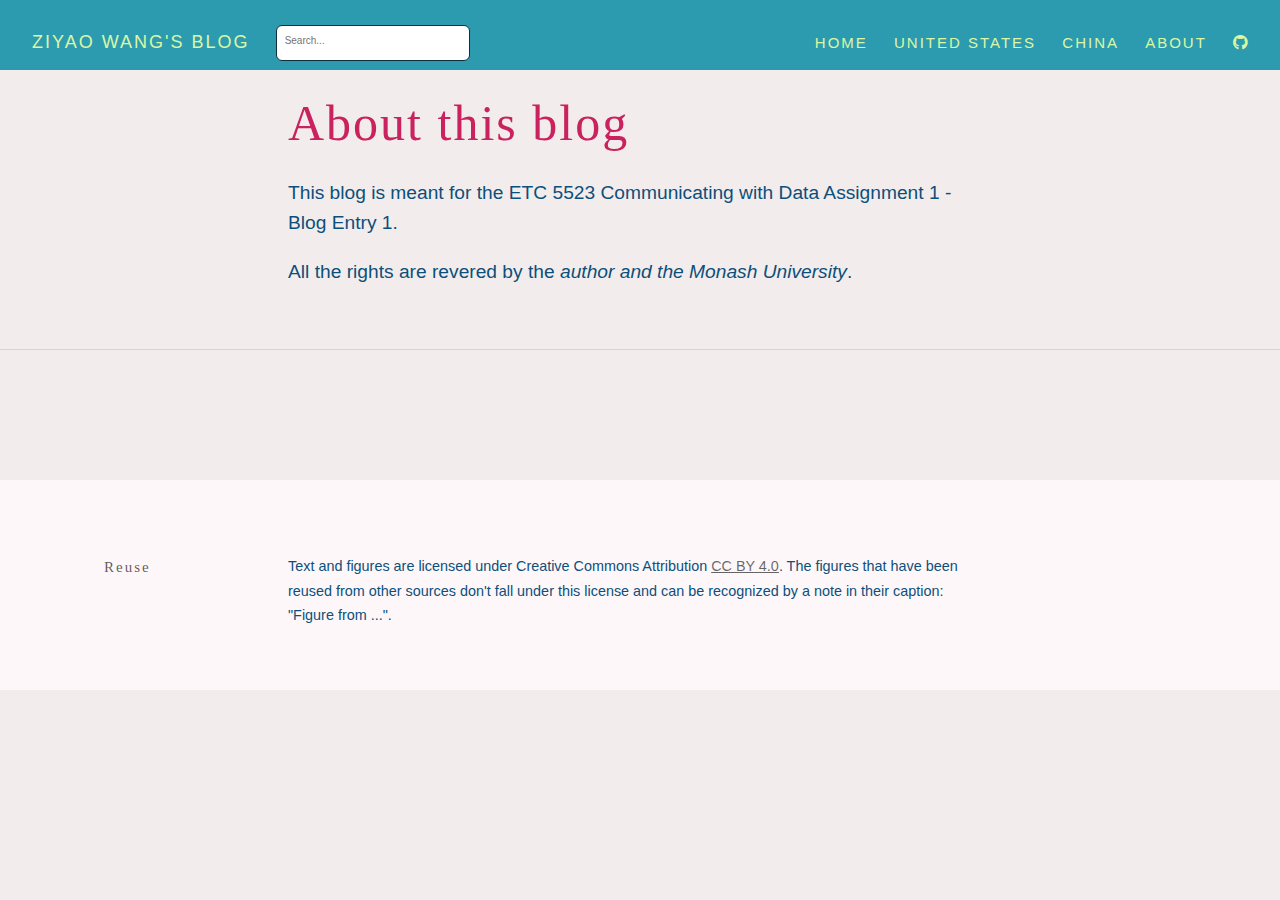
<file: docs/about.html>
<!DOCTYPE html>

<html xmlns="http://www.w3.org/1999/xhtml" lang="" xml:lang="">

<head>
  <meta charset="utf-8"/>
  <meta name="viewport" content="width=device-width, initial-scale=1"/>
  <meta http-equiv="X-UA-Compatible" content="IE=Edge,chrome=1"/>
  <meta name="generator" content="distill" />

  <style type="text/css">
  /* Hide doc at startup (prevent jankiness while JS renders/transforms) */
  body {
    visibility: hidden;
  }
  </style>

 <!--radix_placeholder_import_source-->
 <!--/radix_placeholder_import_source-->

<style type="text/css">code{white-space: pre;}</style>
<style type="text/css" data-origin="pandoc">
pre > code.sourceCode { white-space: pre; position: relative; }
pre > code.sourceCode > span { display: inline-block; line-height: 1.25; }
pre > code.sourceCode > span:empty { height: 1.2em; }
.sourceCode { overflow: visible; }
code.sourceCode > span { color: inherit; text-decoration: inherit; }
div.sourceCode { margin: 1em 0; }
pre.sourceCode { margin: 0; }
@media screen {
div.sourceCode { overflow: auto; }
}
@media print {
pre > code.sourceCode { white-space: pre-wrap; }
pre > code.sourceCode > span { text-indent: -5em; padding-left: 5em; }
}
pre.numberSource code
  { counter-reset: source-line 0; }
pre.numberSource code > span
  { position: relative; left: -4em; counter-increment: source-line; }
pre.numberSource code > span > a:first-child::before
  { content: counter(source-line);
    position: relative; left: -1em; text-align: right; vertical-align: baseline;
    border: none; display: inline-block;
    -webkit-touch-callout: none; -webkit-user-select: none;
    -khtml-user-select: none; -moz-user-select: none;
    -ms-user-select: none; user-select: none;
    padding: 0 4px; width: 4em;
    color: #aaaaaa;
  }
pre.numberSource { margin-left: 3em; border-left: 1px solid #aaaaaa;  padding-left: 4px; }
div.sourceCode
  {   }
@media screen {
pre > code.sourceCode > span > a:first-child::before { text-decoration: underline; }
}
code span.al { color: #ad0000; } /* Alert */
code span.an { color: #5e5e5e; } /* Annotation */
code span.at { color: #20794d; } /* Attribute */
code span.bn { color: #ad0000; } /* BaseN */
code span.bu { } /* BuiltIn */
code span.cf { color: #007ba5; } /* ControlFlow */
code span.ch { color: #20794d; } /* Char */
code span.cn { color: #8f5902; } /* Constant */
code span.co { color: #5e5e5e; } /* Comment */
code span.cv { color: #5e5e5e; font-style: italic; } /* CommentVar */
code span.do { color: #5e5e5e; font-style: italic; } /* Documentation */
code span.dt { color: #ad0000; } /* DataType */
code span.dv { color: #ad0000; } /* DecVal */
code span.er { color: #ad0000; } /* Error */
code span.ex { } /* Extension */
code span.fl { color: #ad0000; } /* Float */
code span.fu { color: #4758ab; } /* Function */
code span.im { } /* Import */
code span.in { color: #5e5e5e; } /* Information */
code span.kw { color: #007ba5; } /* Keyword */
code span.op { color: #5e5e5e; } /* Operator */
code span.ot { color: #007ba5; } /* Other */
code span.pp { color: #ad0000; } /* Preprocessor */
code span.sc { color: #20794d; } /* SpecialChar */
code span.ss { color: #20794d; } /* SpecialString */
code span.st { color: #20794d; } /* String */
code span.va { color: #111111; } /* Variable */
code span.vs { color: #20794d; } /* VerbatimString */
code span.wa { color: #5e5e5e; font-style: italic; } /* Warning */
</style>

  <!--radix_placeholder_meta_tags-->
  <title>Ziyao Wang's Blog: About this blog</title>

  <meta property="description" itemprop="description" content="This blog is meant for the ETC 5523 Communicating with Data Assignment 1 - Blog Entry 1. &#10;&#10;**All the rights** are revered by the _author and the Monash University_."/>

  <link rel="license" href="https://creativecommons.org/licenses/by/4.0/"/>


  <!--  https://developers.facebook.com/docs/sharing/webmasters#markup -->
  <meta property="og:title" content="Ziyao Wang&#39;s Blog: About this blog"/>
  <meta property="og:type" content="article"/>
  <meta property="og:description" content="This blog is meant for the ETC 5523 Communicating with Data Assignment 1 - Blog Entry 1. &#10;&#10;**All the rights** are revered by the _author and the Monash University_."/>
  <meta property="og:locale" content="en_US"/>
  <meta property="og:site_name" content="Ziyao Wang&#39;s Blog"/>

  <!--  https://dev.twitter.com/cards/types/summary -->
  <meta property="twitter:card" content="summary"/>
  <meta property="twitter:title" content="Ziyao Wang&#39;s Blog: About this blog"/>
  <meta property="twitter:description" content="This blog is meant for the ETC 5523 Communicating with Data Assignment 1 - Blog Entry 1. &#10;&#10;**All the rights** are revered by the _author and the Monash University_."/>

  <!--/radix_placeholder_meta_tags-->
  <!--radix_placeholder_rmarkdown_metadata-->

  <script type="text/json" id="radix-rmarkdown-metadata">
  {"type":"list","attributes":{"names":{"type":"character","attributes":{},"value":["title","description"]}},"value":[{"type":"character","attributes":{},"value":["About this blog"]},{"type":"character","attributes":{},"value":["This blog is meant for the ETC 5523 Communicating with Data Assignment 1 - Blog Entry 1. \n\n**All the rights** are revered by the _author and the Monash University_. "]}]}
  </script>
  <!--/radix_placeholder_rmarkdown_metadata-->
  <!--radix_placeholder_navigation_in_header-->
  <meta name="distill:offset" content=""/>

  <script type="application/javascript">

    window.headroom_prevent_pin = false;

    window.document.addEventListener("DOMContentLoaded", function (event) {

      // initialize headroom for banner
      var header = $('header').get(0);
      var headerHeight = header.offsetHeight;
      var headroom = new Headroom(header, {
        tolerance: 5,
        onPin : function() {
          if (window.headroom_prevent_pin) {
            window.headroom_prevent_pin = false;
            headroom.unpin();
          }
        }
      });
      headroom.init();
      if(window.location.hash)
        headroom.unpin();
      $(header).addClass('headroom--transition');

      // offset scroll location for banner on hash change
      // (see: https://github.com/WickyNilliams/headroom.js/issues/38)
      window.addEventListener("hashchange", function(event) {
        window.scrollTo(0, window.pageYOffset - (headerHeight + 25));
      });

      // responsive menu
      $('.distill-site-header').each(function(i, val) {
        var topnav = $(this);
        var toggle = topnav.find('.nav-toggle');
        toggle.on('click', function() {
          topnav.toggleClass('responsive');
        });
      });

      // nav dropdowns
      $('.nav-dropbtn').click(function(e) {
        $(this).next('.nav-dropdown-content').toggleClass('nav-dropdown-active');
        $(this).parent().siblings('.nav-dropdown')
           .children('.nav-dropdown-content').removeClass('nav-dropdown-active');
      });
      $("body").click(function(e){
        $('.nav-dropdown-content').removeClass('nav-dropdown-active');
      });
      $(".nav-dropdown").click(function(e){
        e.stopPropagation();
      });
    });
  </script>

  <style type="text/css">

  /* Theme (user-documented overrideables for nav appearance) */

  .distill-site-nav {
    color: rgba(255, 255, 255, 0.8);
    background-color: #0F2E3D;
    font-size: 15px;
    font-weight: 300;
  }

  .distill-site-nav a {
    color: inherit;
    text-decoration: none;
  }

  .distill-site-nav a:hover {
    color: white;
  }

  @media print {
    .distill-site-nav {
      display: none;
    }
  }

  .distill-site-header {

  }

  .distill-site-footer {

  }


  /* Site Header */

  .distill-site-header {
    width: 100%;
    box-sizing: border-box;
    z-index: 3;
  }

  .distill-site-header .nav-left {
    display: inline-block;
    margin-left: 8px;
  }

  @media screen and (max-width: 768px) {
    .distill-site-header .nav-left {
      margin-left: 0;
    }
  }


  .distill-site-header .nav-right {
    float: right;
    margin-right: 8px;
  }

  .distill-site-header a,
  .distill-site-header .title {
    display: inline-block;
    text-align: center;
    padding: 14px 10px 14px 10px;
  }

  .distill-site-header .title {
    font-size: 18px;
    min-width: 150px;
  }

  .distill-site-header .logo {
    padding: 0;
  }

  .distill-site-header .logo img {
    display: none;
    max-height: 20px;
    width: auto;
    margin-bottom: -4px;
  }

  .distill-site-header .nav-image img {
    max-height: 18px;
    width: auto;
    display: inline-block;
    margin-bottom: -3px;
  }



  @media screen and (min-width: 1000px) {
    .distill-site-header .logo img {
      display: inline-block;
    }
    .distill-site-header .nav-left {
      margin-left: 20px;
    }
    .distill-site-header .nav-right {
      margin-right: 20px;
    }
    .distill-site-header .title {
      padding-left: 12px;
    }
  }


  .distill-site-header .nav-toggle {
    display: none;
  }

  .nav-dropdown {
    display: inline-block;
    position: relative;
  }

  .nav-dropdown .nav-dropbtn {
    border: none;
    outline: none;
    color: rgba(255, 255, 255, 0.8);
    padding: 16px 10px;
    background-color: transparent;
    font-family: inherit;
    font-size: inherit;
    font-weight: inherit;
    margin: 0;
    margin-top: 1px;
    z-index: 2;
  }

  .nav-dropdown-content {
    display: none;
    position: absolute;
    background-color: white;
    min-width: 200px;
    border: 1px solid rgba(0,0,0,0.15);
    border-radius: 4px;
    box-shadow: 0px 8px 16px 0px rgba(0,0,0,0.1);
    z-index: 1;
    margin-top: 2px;
    white-space: nowrap;
    padding-top: 4px;
    padding-bottom: 4px;
  }

  .nav-dropdown-content hr {
    margin-top: 4px;
    margin-bottom: 4px;
    border: none;
    border-bottom: 1px solid rgba(0, 0, 0, 0.1);
  }

  .nav-dropdown-active {
    display: block;
  }

  .nav-dropdown-content a, .nav-dropdown-content .nav-dropdown-header {
    color: black;
    padding: 6px 24px;
    text-decoration: none;
    display: block;
    text-align: left;
  }

  .nav-dropdown-content .nav-dropdown-header {
    display: block;
    padding: 5px 24px;
    padding-bottom: 0;
    text-transform: uppercase;
    font-size: 14px;
    color: #999999;
    white-space: nowrap;
  }

  .nav-dropdown:hover .nav-dropbtn {
    color: white;
  }

  .nav-dropdown-content a:hover {
    background-color: #ddd;
    color: black;
  }

  .nav-right .nav-dropdown-content {
    margin-left: -45%;
    right: 0;
  }

  @media screen and (max-width: 768px) {
    .distill-site-header a, .distill-site-header .nav-dropdown  {display: none;}
    .distill-site-header a.nav-toggle {
      float: right;
      display: block;
    }
    .distill-site-header .title {
      margin-left: 0;
    }
    .distill-site-header .nav-right {
      margin-right: 0;
    }
    .distill-site-header {
      overflow: hidden;
    }
    .nav-right .nav-dropdown-content {
      margin-left: 0;
    }
  }


  @media screen and (max-width: 768px) {
    .distill-site-header.responsive {position: relative; min-height: 500px; }
    .distill-site-header.responsive a.nav-toggle {
      position: absolute;
      right: 0;
      top: 0;
    }
    .distill-site-header.responsive a,
    .distill-site-header.responsive .nav-dropdown {
      display: block;
      text-align: left;
    }
    .distill-site-header.responsive .nav-left,
    .distill-site-header.responsive .nav-right {
      width: 100%;
    }
    .distill-site-header.responsive .nav-dropdown {float: none;}
    .distill-site-header.responsive .nav-dropdown-content {position: relative;}
    .distill-site-header.responsive .nav-dropdown .nav-dropbtn {
      display: block;
      width: 100%;
      text-align: left;
    }
  }

  /* Site Footer */

  .distill-site-footer {
    width: 100%;
    overflow: hidden;
    box-sizing: border-box;
    z-index: 3;
    margin-top: 30px;
    padding-top: 30px;
    padding-bottom: 30px;
    text-align: center;
  }

  /* Headroom */

  d-title {
    padding-top: 6rem;
  }

  @media print {
    d-title {
      padding-top: 4rem;
    }
  }

  .headroom {
    z-index: 1000;
    position: fixed;
    top: 0;
    left: 0;
    right: 0;
  }

  .headroom--transition {
    transition: all .4s ease-in-out;
  }

  .headroom--unpinned {
    top: -100px;
  }

  .headroom--pinned {
    top: 0;
  }

  /* adjust viewport for navbar height */
  /* helps vertically center bootstrap (non-distill) content */
  .min-vh-100 {
    min-height: calc(100vh - 100px) !important;
  }

  </style>

  <script src="site_libs/jquery-1.11.3/jquery.min.js"></script>
  <link href="site_libs/font-awesome-5.1.0/css/all.css" rel="stylesheet"/>
  <link href="site_libs/font-awesome-5.1.0/css/v4-shims.css" rel="stylesheet"/>
  <script src="site_libs/headroom-0.9.4/headroom.min.js"></script>
  <script src="site_libs/autocomplete-0.37.1/autocomplete.min.js"></script>
  <script src="site_libs/fuse-6.4.1/fuse.min.js"></script>

  <script type="application/javascript">

  function getMeta(metaName) {
    var metas = document.getElementsByTagName('meta');
    for (let i = 0; i < metas.length; i++) {
      if (metas[i].getAttribute('name') === metaName) {
        return metas[i].getAttribute('content');
      }
    }
    return '';
  }

  function offsetURL(url) {
    var offset = getMeta('distill:offset');
    return offset ? offset + '/' + url : url;
  }

  function createFuseIndex() {

    // create fuse index
    var options = {
      keys: [
        { name: 'title', weight: 20 },
        { name: 'categories', weight: 15 },
        { name: 'description', weight: 10 },
        { name: 'contents', weight: 5 },
      ],
      ignoreLocation: true,
      threshold: 0
    };
    var fuse = new window.Fuse([], options);

    // fetch the main search.json
    return fetch(offsetURL('search.json'))
      .then(function(response) {
        if (response.status == 200) {
          return response.json().then(function(json) {
            // index main articles
            json.articles.forEach(function(article) {
              fuse.add(article);
            });
            // download collections and index their articles
            return Promise.all(json.collections.map(function(collection) {
              return fetch(offsetURL(collection)).then(function(response) {
                if (response.status === 200) {
                  return response.json().then(function(articles) {
                    articles.forEach(function(article) {
                      fuse.add(article);
                    });
                  })
                } else {
                  return Promise.reject(
                    new Error('Unexpected status from search index request: ' +
                              response.status)
                  );
                }
              });
            })).then(function() {
              return fuse;
            });
          });

        } else {
          return Promise.reject(
            new Error('Unexpected status from search index request: ' +
                        response.status)
          );
        }
      });
  }

  window.document.addEventListener("DOMContentLoaded", function (event) {

    // get search element (bail if we don't have one)
    var searchEl = window.document.getElementById('distill-search');
    if (!searchEl)
      return;

    createFuseIndex()
      .then(function(fuse) {

        // make search box visible
        searchEl.classList.remove('hidden');

        // initialize autocomplete
        var options = {
          autoselect: true,
          hint: false,
          minLength: 2,
        };
        window.autocomplete(searchEl, options, [{
          source: function(query, callback) {
            const searchOptions = {
              isCaseSensitive: false,
              shouldSort: true,
              minMatchCharLength: 2,
              limit: 10,
            };
            var results = fuse.search(query, searchOptions);
            callback(results
              .map(function(result) { return result.item; })
            );
          },
          templates: {
            suggestion: function(suggestion) {
              var img = suggestion.preview && Object.keys(suggestion.preview).length > 0
                ? `<img src="${offsetURL(suggestion.preview)}"</img>`
                : '';
              var html = `
                <div class="search-item">
                  <h3>${suggestion.title}</h3>
                  <div class="search-item-description">
                    ${suggestion.description || ''}
                  </div>
                  <div class="search-item-preview">
                    ${img}
                  </div>
                </div>
              `;
              return html;
            }
          }
        }]).on('autocomplete:selected', function(event, suggestion) {
          window.location.href = offsetURL(suggestion.path);
        });
        // remove inline display style on autocompleter (we want to
        // manage responsive display via css)
        $('.algolia-autocomplete').css("display", "");
      })
      .catch(function(error) {
        console.log(error);
      });

  });

  </script>

  <style type="text/css">

  .nav-search {
    font-size: x-small;
  }

  /* Algolioa Autocomplete */

  .algolia-autocomplete {
    display: inline-block;
    margin-left: 10px;
    vertical-align: sub;
    background-color: white;
    color: black;
    padding: 6px;
    padding-top: 8px;
    padding-bottom: 0;
    border-radius: 6px;
    border: 1px #0F2E3D solid;
    width: 180px;
  }


  @media screen and (max-width: 768px) {
    .distill-site-nav .algolia-autocomplete {
      display: none;
      visibility: hidden;
    }
    .distill-site-nav.responsive .algolia-autocomplete {
      display: inline-block;
      visibility: visible;
    }
    .distill-site-nav.responsive .algolia-autocomplete .aa-dropdown-menu {
      margin-left: 0;
      width: 400px;
      max-height: 400px;
    }
  }

  .algolia-autocomplete .aa-input, .algolia-autocomplete .aa-hint {
    width: 90%;
    outline: none;
    border: none;
  }

  .algolia-autocomplete .aa-hint {
    color: #999;
  }
  .algolia-autocomplete .aa-dropdown-menu {
    width: 550px;
    max-height: 70vh;
    overflow-x: visible;
    overflow-y: scroll;
    padding: 5px;
    margin-top: 3px;
    margin-left: -150px;
    background-color: #fff;
    border-radius: 5px;
    border: 1px solid #999;
    border-top: none;
  }

  .algolia-autocomplete .aa-dropdown-menu .aa-suggestion {
    cursor: pointer;
    padding: 5px 4px;
    border-bottom: 1px solid #eee;
  }

  .algolia-autocomplete .aa-dropdown-menu .aa-suggestion:last-of-type {
    border-bottom: none;
    margin-bottom: 2px;
  }

  .algolia-autocomplete .aa-dropdown-menu .aa-suggestion .search-item {
    overflow: hidden;
    font-size: 0.8em;
    line-height: 1.4em;
  }

  .algolia-autocomplete .aa-dropdown-menu .aa-suggestion .search-item h3 {
    font-size: 1rem;
    margin-block-start: 0;
    margin-block-end: 5px;
  }

  .algolia-autocomplete .aa-dropdown-menu .aa-suggestion .search-item-description {
    display: inline-block;
    overflow: hidden;
    height: 2.8em;
    width: 80%;
    margin-right: 4%;
  }

  .algolia-autocomplete .aa-dropdown-menu .aa-suggestion .search-item-preview {
    display: inline-block;
    width: 15%;
  }

  .algolia-autocomplete .aa-dropdown-menu .aa-suggestion .search-item-preview img {
    height: 3em;
    width: auto;
    display: none;
  }

  .algolia-autocomplete .aa-dropdown-menu .aa-suggestion .search-item-preview img[src] {
    display: initial;
  }

  .algolia-autocomplete .aa-dropdown-menu .aa-suggestion.aa-cursor {
    background-color: #eee;
  }
  .algolia-autocomplete .aa-dropdown-menu .aa-suggestion em {
    font-weight: bold;
    font-style: normal;
  }

  </style>


  <!--/radix_placeholder_navigation_in_header-->
  <!--radix_placeholder_distill-->

  <style type="text/css">

  body {
    background-color: white;
  }

  .pandoc-table {
    width: 100%;
  }

  .pandoc-table>caption {
    margin-bottom: 10px;
  }

  .pandoc-table th:not([align]) {
    text-align: left;
  }

  .pagedtable-footer {
    font-size: 15px;
  }

  d-byline .byline {
    grid-template-columns: 2fr 2fr;
  }

  d-byline .byline h3 {
    margin-block-start: 1.5em;
  }

  d-byline .byline .authors-affiliations h3 {
    margin-block-start: 0.5em;
  }

  .authors-affiliations .orcid-id {
    width: 16px;
    height:16px;
    margin-left: 4px;
    margin-right: 4px;
    vertical-align: middle;
    padding-bottom: 2px;
  }

  d-title .dt-tags {
    margin-top: 1em;
    grid-column: text;
  }

  .dt-tags .dt-tag {
    text-decoration: none;
    display: inline-block;
    color: rgba(0,0,0,0.6);
    padding: 0em 0.4em;
    margin-right: 0.5em;
    margin-bottom: 0.4em;
    font-size: 70%;
    border: 1px solid rgba(0,0,0,0.2);
    border-radius: 3px;
    text-transform: uppercase;
    font-weight: 500;
  }

  d-article table.gt_table td,
  d-article table.gt_table th {
    border-bottom: none;
  }

  .html-widget {
    margin-bottom: 2.0em;
  }

  .l-screen-inset {
    padding-right: 16px;
  }

  .l-screen .caption {
    margin-left: 10px;
  }

  .shaded {
    background: rgb(247, 247, 247);
    padding-top: 20px;
    padding-bottom: 20px;
    border-top: 1px solid rgba(0, 0, 0, 0.1);
    border-bottom: 1px solid rgba(0, 0, 0, 0.1);
  }

  .shaded .html-widget {
    margin-bottom: 0;
    border: 1px solid rgba(0, 0, 0, 0.1);
  }

  .shaded .shaded-content {
    background: white;
  }

  .text-output {
    margin-top: 0;
    line-height: 1.5em;
  }

  .hidden {
    display: none !important;
  }

  d-article {
    padding-top: 2.5rem;
    padding-bottom: 30px;
  }

  d-appendix {
    padding-top: 30px;
  }

  d-article>p>img {
    width: 100%;
  }

  d-article h2 {
    margin: 1rem 0 1.5rem 0;
  }

  d-article h3 {
    margin-top: 1.5rem;
  }

  d-article iframe {
    border: 1px solid rgba(0, 0, 0, 0.1);
    margin-bottom: 2.0em;
    width: 100%;
  }

  /* Tweak code blocks */

  d-article div.sourceCode code,
  d-article pre code {
    font-family: Consolas, Monaco, 'Andale Mono', 'Ubuntu Mono', monospace;
  }

  d-article pre,
  d-article div.sourceCode,
  d-article div.sourceCode pre {
    overflow: auto;
  }

  d-article div.sourceCode {
    background-color: white;
  }

  d-article div.sourceCode pre {
    padding-left: 10px;
    font-size: 12px;
    border-left: 2px solid rgba(0,0,0,0.1);
  }

  d-article pre {
    font-size: 12px;
    color: black;
    background: none;
    margin-top: 0;
    text-align: left;
    white-space: pre;
    word-spacing: normal;
    word-break: normal;
    word-wrap: normal;
    line-height: 1.5;

    -moz-tab-size: 4;
    -o-tab-size: 4;
    tab-size: 4;

    -webkit-hyphens: none;
    -moz-hyphens: none;
    -ms-hyphens: none;
    hyphens: none;
  }

  d-article pre a {
    border-bottom: none;
  }

  d-article pre a:hover {
    border-bottom: none;
    text-decoration: underline;
  }

  d-article details {
    grid-column: text;
    margin-bottom: 0.8em;
  }

  @media(min-width: 768px) {

  d-article pre,
  d-article div.sourceCode,
  d-article div.sourceCode pre {
    overflow: visible !important;
  }

  d-article div.sourceCode pre {
    padding-left: 18px;
    font-size: 14px;
  }

  d-article pre {
    font-size: 14px;
  }

  }

  figure img.external {
    background: white;
    border: 1px solid rgba(0, 0, 0, 0.1);
    box-shadow: 0 1px 8px rgba(0, 0, 0, 0.1);
    padding: 18px;
    box-sizing: border-box;
  }

  /* CSS for d-contents */

  .d-contents {
    grid-column: text;
    color: rgba(0,0,0,0.8);
    font-size: 0.9em;
    padding-bottom: 1em;
    margin-bottom: 1em;
    padding-bottom: 0.5em;
    margin-bottom: 1em;
    padding-left: 0.25em;
    justify-self: start;
  }

  @media(min-width: 1000px) {
    .d-contents.d-contents-float {
      height: 0;
      grid-column-start: 1;
      grid-column-end: 4;
      justify-self: center;
      padding-right: 3em;
      padding-left: 2em;
    }
  }

  .d-contents nav h3 {
    font-size: 18px;
    margin-top: 0;
    margin-bottom: 1em;
  }

  .d-contents li {
    list-style-type: none
  }

  .d-contents nav > ul {
    padding-left: 0;
  }

  .d-contents ul {
    padding-left: 1em
  }

  .d-contents nav ul li {
    margin-top: 0.6em;
    margin-bottom: 0.2em;
  }

  .d-contents nav a {
    font-size: 13px;
    border-bottom: none;
    text-decoration: none
    color: rgba(0, 0, 0, 0.8);
  }

  .d-contents nav a:hover {
    text-decoration: underline solid rgba(0, 0, 0, 0.6)
  }

  .d-contents nav > ul > li > a {
    font-weight: 600;
  }

  .d-contents nav > ul > li > ul {
    font-weight: inherit;
  }

  .d-contents nav > ul > li > ul > li {
    margin-top: 0.2em;
  }


  .d-contents nav ul {
    margin-top: 0;
    margin-bottom: 0.25em;
  }

  .d-article-with-toc h2:nth-child(2) {
    margin-top: 0;
  }


  /* Figure */

  .figure {
    position: relative;
    margin-bottom: 2.5em;
    margin-top: 1.5em;
  }

  .figure img {
    width: 100%;
  }

  .figure .caption {
    color: rgba(0, 0, 0, 0.6);
    font-size: 12px;
    line-height: 1.5em;
  }

  .figure img.external {
    background: white;
    border: 1px solid rgba(0, 0, 0, 0.1);
    box-shadow: 0 1px 8px rgba(0, 0, 0, 0.1);
    padding: 18px;
    box-sizing: border-box;
  }

  .figure .caption a {
    color: rgba(0, 0, 0, 0.6);
  }

  .figure .caption b,
  .figure .caption strong, {
    font-weight: 600;
    color: rgba(0, 0, 0, 1.0);
  }

  /* Citations */

  d-article .citation {
    color: inherit;
    cursor: inherit;
  }

  div.hanging-indent{
    margin-left: 1em; text-indent: -1em;
  }

  /* Citation hover box */

  .tippy-box[data-theme~=light-border] {
    background-color: rgba(250, 250, 250, 0.95);
  }

  .tippy-content > p {
    margin-bottom: 0;
    padding: 2px;
  }


  /* Tweak 1000px media break to show more text */

  @media(min-width: 1000px) {
    .base-grid,
    distill-header,
    d-title,
    d-abstract,
    d-article,
    d-appendix,
    distill-appendix,
    d-byline,
    d-footnote-list,
    d-citation-list,
    distill-footer {
      grid-template-columns: [screen-start] 1fr [page-start kicker-start] 80px [middle-start] 50px [text-start kicker-end] 65px 65px 65px 65px 65px 65px 65px 65px [text-end gutter-start] 65px [middle-end] 65px [page-end gutter-end] 1fr [screen-end];
      grid-column-gap: 16px;
    }

    .grid {
      grid-column-gap: 16px;
    }

    d-article {
      font-size: 1.06rem;
      line-height: 1.7em;
    }
    figure .caption, .figure .caption, figure figcaption {
      font-size: 13px;
    }
  }

  @media(min-width: 1180px) {
    .base-grid,
    distill-header,
    d-title,
    d-abstract,
    d-article,
    d-appendix,
    distill-appendix,
    d-byline,
    d-footnote-list,
    d-citation-list,
    distill-footer {
      grid-template-columns: [screen-start] 1fr [page-start kicker-start] 60px [middle-start] 60px [text-start kicker-end] 60px 60px 60px 60px 60px 60px 60px 60px [text-end gutter-start] 60px [middle-end] 60px [page-end gutter-end] 1fr [screen-end];
      grid-column-gap: 32px;
    }

    .grid {
      grid-column-gap: 32px;
    }
  }


  /* Get the citation styles for the appendix (not auto-injected on render since
     we do our own rendering of the citation appendix) */

  d-appendix .citation-appendix,
  .d-appendix .citation-appendix {
    font-size: 11px;
    line-height: 15px;
    border-left: 1px solid rgba(0, 0, 0, 0.1);
    padding-left: 18px;
    border: 1px solid rgba(0,0,0,0.1);
    background: rgba(0, 0, 0, 0.02);
    padding: 10px 18px;
    border-radius: 3px;
    color: rgba(150, 150, 150, 1);
    overflow: hidden;
    margin-top: -12px;
    white-space: pre-wrap;
    word-wrap: break-word;
  }

  /* Include appendix styles here so they can be overridden */

  d-appendix {
    contain: layout style;
    font-size: 0.8em;
    line-height: 1.7em;
    margin-top: 60px;
    margin-bottom: 0;
    border-top: 1px solid rgba(0, 0, 0, 0.1);
    color: rgba(0,0,0,0.5);
    padding-top: 60px;
    padding-bottom: 48px;
  }

  d-appendix h3 {
    grid-column: page-start / text-start;
    font-size: 15px;
    font-weight: 500;
    margin-top: 1em;
    margin-bottom: 0;
    color: rgba(0,0,0,0.65);
  }

  d-appendix h3 + * {
    margin-top: 1em;
  }

  d-appendix ol {
    padding: 0 0 0 15px;
  }

  @media (min-width: 768px) {
    d-appendix ol {
      padding: 0 0 0 30px;
      margin-left: -30px;
    }
  }

  d-appendix li {
    margin-bottom: 1em;
  }

  d-appendix a {
    color: rgba(0, 0, 0, 0.6);
  }

  d-appendix > * {
    grid-column: text;
  }

  d-appendix > d-footnote-list,
  d-appendix > d-citation-list,
  d-appendix > distill-appendix {
    grid-column: screen;
  }

  /* Include footnote styles here so they can be overridden */

  d-footnote-list {
    contain: layout style;
  }

  d-footnote-list > * {
    grid-column: text;
  }

  d-footnote-list a.footnote-backlink {
    color: rgba(0,0,0,0.3);
    padding-left: 0.5em;
  }



  /* Anchor.js */

  .anchorjs-link {
    /*transition: all .25s linear; */
    text-decoration: none;
    border-bottom: none;
  }
  *:hover > .anchorjs-link {
    margin-left: -1.125em !important;
    text-decoration: none;
    border-bottom: none;
  }

  /* Social footer */

  .social_footer {
    margin-top: 30px;
    margin-bottom: 0;
    color: rgba(0,0,0,0.67);
  }

  .disqus-comments {
    margin-right: 30px;
  }

  .disqus-comment-count {
    border-bottom: 1px solid rgba(0, 0, 0, 0.4);
    cursor: pointer;
  }

  #disqus_thread {
    margin-top: 30px;
  }

  .article-sharing a {
    border-bottom: none;
    margin-right: 8px;
  }

  .article-sharing a:hover {
    border-bottom: none;
  }

  .sidebar-section.subscribe {
    font-size: 12px;
    line-height: 1.6em;
  }

  .subscribe p {
    margin-bottom: 0.5em;
  }


  .article-footer .subscribe {
    font-size: 15px;
    margin-top: 45px;
  }


  .sidebar-section.custom {
    font-size: 12px;
    line-height: 1.6em;
  }

  .custom p {
    margin-bottom: 0.5em;
  }

  /* Styles for listing layout (hide title) */
  .layout-listing d-title, .layout-listing .d-title {
    display: none;
  }

  /* Styles for posts lists (not auto-injected) */


  .posts-with-sidebar {
    padding-left: 45px;
    padding-right: 45px;
  }

  .posts-list .description h2,
  .posts-list .description p {
    font-family: -apple-system, BlinkMacSystemFont, "Segoe UI", Roboto, Oxygen, Ubuntu, Cantarell, "Fira Sans", "Droid Sans", "Helvetica Neue", Arial, sans-serif;
  }

  .posts-list .description h2 {
    font-weight: 700;
    border-bottom: none;
    padding-bottom: 0;
  }

  .posts-list h2.post-tag {
    border-bottom: 1px solid rgba(0, 0, 0, 0.2);
    padding-bottom: 12px;
  }
  .posts-list {
    margin-top: 60px;
    margin-bottom: 24px;
  }

  .posts-list .post-preview {
    text-decoration: none;
    overflow: hidden;
    display: block;
    border-bottom: 1px solid rgba(0, 0, 0, 0.1);
    padding: 24px 0;
  }

  .post-preview-last {
    border-bottom: none !important;
  }

  .posts-list .posts-list-caption {
    grid-column: screen;
    font-weight: 400;
  }

  .posts-list .post-preview h2 {
    margin: 0 0 6px 0;
    line-height: 1.2em;
    font-style: normal;
    font-size: 24px;
  }

  .posts-list .post-preview p {
    margin: 0 0 12px 0;
    line-height: 1.4em;
    font-size: 16px;
  }

  .posts-list .post-preview .thumbnail {
    box-sizing: border-box;
    margin-bottom: 24px;
    position: relative;
    max-width: 500px;
  }
  .posts-list .post-preview img {
    width: 100%;
    display: block;
  }

  .posts-list .metadata {
    font-size: 12px;
    line-height: 1.4em;
    margin-bottom: 18px;
  }

  .posts-list .metadata > * {
    display: inline-block;
  }

  .posts-list .metadata .publishedDate {
    margin-right: 2em;
  }

  .posts-list .metadata .dt-authors {
    display: block;
    margin-top: 0.3em;
    margin-right: 2em;
  }

  .posts-list .dt-tags {
    display: block;
    line-height: 1em;
  }

  .posts-list .dt-tags .dt-tag {
    display: inline-block;
    color: rgba(0,0,0,0.6);
    padding: 0.3em 0.4em;
    margin-right: 0.2em;
    margin-bottom: 0.4em;
    font-size: 60%;
    border: 1px solid rgba(0,0,0,0.2);
    border-radius: 3px;
    text-transform: uppercase;
    font-weight: 500;
  }

  .posts-list img {
    opacity: 1;
  }

  .posts-list img[data-src] {
    opacity: 0;
  }

  .posts-more {
    clear: both;
  }


  .posts-sidebar {
    font-size: 16px;
  }

  .posts-sidebar h3 {
    font-size: 16px;
    margin-top: 0;
    margin-bottom: 0.5em;
    font-weight: 400;
    text-transform: uppercase;
  }

  .sidebar-section {
    margin-bottom: 30px;
  }

  .categories ul {
    list-style-type: none;
    margin: 0;
    padding: 0;
  }

  .categories li {
    color: rgba(0, 0, 0, 0.8);
    margin-bottom: 0;
  }

  .categories li>a {
    border-bottom: none;
  }

  .categories li>a:hover {
    border-bottom: 1px solid rgba(0, 0, 0, 0.4);
  }

  .categories .active {
    font-weight: 600;
  }

  .categories .category-count {
    color: rgba(0, 0, 0, 0.4);
  }


  @media(min-width: 768px) {
    .posts-list .post-preview h2 {
      font-size: 26px;
    }
    .posts-list .post-preview .thumbnail {
      float: right;
      width: 30%;
      margin-bottom: 0;
    }
    .posts-list .post-preview .description {
      float: left;
      width: 45%;
    }
    .posts-list .post-preview .metadata {
      float: left;
      width: 20%;
      margin-top: 8px;
    }
    .posts-list .post-preview p {
      margin: 0 0 12px 0;
      line-height: 1.5em;
      font-size: 16px;
    }
    .posts-with-sidebar .posts-list {
      float: left;
      width: 75%;
    }
    .posts-with-sidebar .posts-sidebar {
      float: right;
      width: 20%;
      margin-top: 60px;
      padding-top: 24px;
      padding-bottom: 24px;
    }
  }


  /* Improve display for browsers without grid (IE/Edge <= 15) */

  .downlevel {
    line-height: 1.6em;
    font-family: -apple-system, BlinkMacSystemFont, "Segoe UI", Roboto, Oxygen, Ubuntu, Cantarell, "Fira Sans", "Droid Sans", "Helvetica Neue", Arial, sans-serif;
    margin: 0;
  }

  .downlevel .d-title {
    padding-top: 6rem;
    padding-bottom: 1.5rem;
  }

  .downlevel .d-title h1 {
    font-size: 50px;
    font-weight: 700;
    line-height: 1.1em;
    margin: 0 0 0.5rem;
  }

  .downlevel .d-title p {
    font-weight: 300;
    font-size: 1.2rem;
    line-height: 1.55em;
    margin-top: 0;
  }

  .downlevel .d-byline {
    padding-top: 0.8em;
    padding-bottom: 0.8em;
    font-size: 0.8rem;
    line-height: 1.8em;
  }

  .downlevel .section-separator {
    border: none;
    border-top: 1px solid rgba(0, 0, 0, 0.1);
  }

  .downlevel .d-article {
    font-size: 1.06rem;
    line-height: 1.7em;
    padding-top: 1rem;
    padding-bottom: 2rem;
  }


  .downlevel .d-appendix {
    padding-left: 0;
    padding-right: 0;
    max-width: none;
    font-size: 0.8em;
    line-height: 1.7em;
    margin-bottom: 0;
    color: rgba(0,0,0,0.5);
    padding-top: 40px;
    padding-bottom: 48px;
  }

  .downlevel .footnotes ol {
    padding-left: 13px;
  }

  .downlevel .base-grid,
  .downlevel .distill-header,
  .downlevel .d-title,
  .downlevel .d-abstract,
  .downlevel .d-article,
  .downlevel .d-appendix,
  .downlevel .distill-appendix,
  .downlevel .d-byline,
  .downlevel .d-footnote-list,
  .downlevel .d-citation-list,
  .downlevel .distill-footer,
  .downlevel .appendix-bottom,
  .downlevel .posts-container {
    padding-left: 40px;
    padding-right: 40px;
  }

  @media(min-width: 768px) {
    .downlevel .base-grid,
    .downlevel .distill-header,
    .downlevel .d-title,
    .downlevel .d-abstract,
    .downlevel .d-article,
    .downlevel .d-appendix,
    .downlevel .distill-appendix,
    .downlevel .d-byline,
    .downlevel .d-footnote-list,
    .downlevel .d-citation-list,
    .downlevel .distill-footer,
    .downlevel .appendix-bottom,
    .downlevel .posts-container {
    padding-left: 150px;
    padding-right: 150px;
    max-width: 900px;
  }
  }

  .downlevel pre code {
    display: block;
    border-left: 2px solid rgba(0, 0, 0, .1);
    padding: 0 0 0 20px;
    font-size: 14px;
  }

  .downlevel code, .downlevel pre {
    color: black;
    background: none;
    font-family: Consolas, Monaco, 'Andale Mono', 'Ubuntu Mono', monospace;
    text-align: left;
    white-space: pre;
    word-spacing: normal;
    word-break: normal;
    word-wrap: normal;
    line-height: 1.5;

    -moz-tab-size: 4;
    -o-tab-size: 4;
    tab-size: 4;

    -webkit-hyphens: none;
    -moz-hyphens: none;
    -ms-hyphens: none;
    hyphens: none;
  }

  .downlevel .posts-list .post-preview {
    color: inherit;
  }



  </style>

  <script type="application/javascript">

  function is_downlevel_browser() {
    if (bowser.isUnsupportedBrowser({ msie: "12", msedge: "16"},
                                   window.navigator.userAgent)) {
      return true;
    } else {
      return window.load_distill_framework === undefined;
    }
  }

  // show body when load is complete
  function on_load_complete() {

    // add anchors
    if (window.anchors) {
      window.anchors.options.placement = 'left';
      window.anchors.add('d-article > h2, d-article > h3, d-article > h4, d-article > h5');
    }


    // set body to visible
    document.body.style.visibility = 'visible';

    // force redraw for leaflet widgets
    if (window.HTMLWidgets) {
      var maps = window.HTMLWidgets.findAll(".leaflet");
      $.each(maps, function(i, el) {
        var map = this.getMap();
        map.invalidateSize();
        map.eachLayer(function(layer) {
          if (layer instanceof L.TileLayer)
            layer.redraw();
        });
      });
    }

    // trigger 'shown' so htmlwidgets resize
    $('d-article').trigger('shown');
  }

  function init_distill() {

    init_common();

    // create front matter
    var front_matter = $('<d-front-matter></d-front-matter>');
    $('#distill-front-matter').wrap(front_matter);

    // create d-title
    $('.d-title').changeElementType('d-title');

    // create d-byline
    var byline = $('<d-byline></d-byline>');
    $('.d-byline').replaceWith(byline);

    // create d-article
    var article = $('<d-article></d-article>');
    $('.d-article').wrap(article).children().unwrap();

    // move posts container into article
    $('.posts-container').appendTo($('d-article'));

    // create d-appendix
    $('.d-appendix').changeElementType('d-appendix');

    // flag indicating that we have appendix items
    var appendix = $('.appendix-bottom').children('h3').length > 0;

    // replace footnotes with <d-footnote>
    $('.footnote-ref').each(function(i, val) {
      appendix = true;
      var href = $(this).attr('href');
      var id = href.replace('#', '');
      var fn = $('#' + id);
      var fn_p = $('#' + id + '>p');
      fn_p.find('.footnote-back').remove();
      var text = fn_p.html();
      var dtfn = $('<d-footnote></d-footnote>');
      dtfn.html(text);
      $(this).replaceWith(dtfn);
    });
    // remove footnotes
    $('.footnotes').remove();

    // move refs into #references-listing
    $('#references-listing').replaceWith($('#refs'));

    $('h1.appendix, h2.appendix').each(function(i, val) {
      $(this).changeElementType('h3');
    });
    $('h3.appendix').each(function(i, val) {
      var id = $(this).attr('id');
      $('.d-contents a[href="#' + id + '"]').parent().remove();
      appendix = true;
      $(this).nextUntil($('h1, h2, h3')).addBack().appendTo($('d-appendix'));
    });

    // show d-appendix if we have appendix content
    $("d-appendix").css('display', appendix ? 'grid' : 'none');

    // localize layout chunks to just output
    $('.layout-chunk').each(function(i, val) {

      // capture layout
      var layout = $(this).attr('data-layout');

      // apply layout to markdown level block elements
      var elements = $(this).children().not('details, div.sourceCode, pre, script');
      elements.each(function(i, el) {
        var layout_div = $('<div class="' + layout + '"></div>');
        if (layout_div.hasClass('shaded')) {
          var shaded_content = $('<div class="shaded-content"></div>');
          $(this).wrap(shaded_content);
          $(this).parent().wrap(layout_div);
        } else {
          $(this).wrap(layout_div);
        }
      });


      // unwrap the layout-chunk div
      $(this).children().unwrap();
    });

    // remove code block used to force  highlighting css
    $('.distill-force-highlighting-css').parent().remove();

    // remove empty line numbers inserted by pandoc when using a
    // custom syntax highlighting theme
    $('code.sourceCode a:empty').remove();

    // load distill framework
    load_distill_framework();

    // wait for window.distillRunlevel == 4 to do post processing
    function distill_post_process() {

      if (!window.distillRunlevel || window.distillRunlevel < 4)
        return;

      // hide author/affiliations entirely if we have no authors
      var front_matter = JSON.parse($("#distill-front-matter").html());
      var have_authors = front_matter.authors && front_matter.authors.length > 0;
      if (!have_authors)
        $('d-byline').addClass('hidden');

      // article with toc class
      $('.d-contents').parent().addClass('d-article-with-toc');

      // strip links that point to #
      $('.authors-affiliations').find('a[href="#"]').removeAttr('href');

      // add orcid ids
      $('.authors-affiliations').find('.author').each(function(i, el) {
        var orcid_id = front_matter.authors[i].orcidID;
        if (orcid_id) {
          var a = $('<a></a>');
          a.attr('href', 'https://orcid.org/' + orcid_id);
          var img = $('<img></img>');
          img.addClass('orcid-id');
          img.attr('alt', 'ORCID ID');
          img.attr('src','[data-uri]');
          a.append(img);
          $(this).append(a);
        }
      });

      // hide elements of author/affiliations grid that have no value
      function hide_byline_column(caption) {
        $('d-byline').find('h3:contains("' + caption + '")').parent().css('visibility', 'hidden');
      }

      // affiliations
      var have_affiliations = false;
      for (var i = 0; i<front_matter.authors.length; ++i) {
        var author = front_matter.authors[i];
        if (author.affiliation !== "&nbsp;") {
          have_affiliations = true;
          break;
        }
      }
      if (!have_affiliations)
        $('d-byline').find('h3:contains("Affiliations")').css('visibility', 'hidden');

      // published date
      if (!front_matter.publishedDate)
        hide_byline_column("Published");

      // document object identifier
      var doi = $('d-byline').find('h3:contains("DOI")');
      var doi_p = doi.next().empty();
      if (!front_matter.doi) {
        // if we have a citation and valid citationText then link to that
        if ($('#citation').length > 0 && front_matter.citationText) {
          doi.html('Citation');
          $('<a href="#citation"></a>')
            .text(front_matter.citationText)
            .appendTo(doi_p);
        } else {
          hide_byline_column("DOI");
        }
      } else {
        $('<a></a>')
           .attr('href', "https://doi.org/" + front_matter.doi)
           .html(front_matter.doi)
           .appendTo(doi_p);
      }

       // change plural form of authors/affiliations
      if (front_matter.authors.length === 1) {
        var grid = $('.authors-affiliations');
        grid.children('h3:contains("Authors")').text('Author');
        grid.children('h3:contains("Affiliations")').text('Affiliation');
      }

      // remove d-appendix and d-footnote-list local styles
      $('d-appendix > style:first-child').remove();
      $('d-footnote-list > style:first-child').remove();

      // move appendix-bottom entries to the bottom
      $('.appendix-bottom').appendTo('d-appendix').children().unwrap();
      $('.appendix-bottom').remove();

      // hoverable references
      $('span.citation[data-cites]').each(function() {
        var refHtml = $('#ref-' + $(this).attr('data-cites')).html();
        window.tippy(this, {
          allowHTML: true,
          content: refHtml,
          maxWidth: 500,
          interactive: true,
          interactiveBorder: 10,
          theme: 'light-border',
          placement: 'bottom-start'
        });
      });

      // clear polling timer
      clearInterval(tid);

      // show body now that everything is ready
      on_load_complete();
    }

    var tid = setInterval(distill_post_process, 50);
    distill_post_process();

  }

  function init_downlevel() {

    init_common();

     // insert hr after d-title
    $('.d-title').after($('<hr class="section-separator"/>'));

    // check if we have authors
    var front_matter = JSON.parse($("#distill-front-matter").html());
    var have_authors = front_matter.authors && front_matter.authors.length > 0;

    // manage byline/border
    if (!have_authors)
      $('.d-byline').remove();
    $('.d-byline').after($('<hr class="section-separator"/>'));
    $('.d-byline a').remove();

    // remove toc
    $('.d-contents').remove();

    // move appendix elements
    $('h1.appendix, h2.appendix').each(function(i, val) {
      $(this).changeElementType('h3');
    });
    $('h3.appendix').each(function(i, val) {
      $(this).nextUntil($('h1, h2, h3')).addBack().appendTo($('.d-appendix'));
    });


    // inject headers into references and footnotes
    var refs_header = $('<h3></h3>');
    refs_header.text('References');
    $('#refs').prepend(refs_header);

    var footnotes_header = $('<h3></h3');
    footnotes_header.text('Footnotes');
    $('.footnotes').children('hr').first().replaceWith(footnotes_header);

    // move appendix-bottom entries to the bottom
    $('.appendix-bottom').appendTo('.d-appendix').children().unwrap();
    $('.appendix-bottom').remove();

    // remove appendix if it's empty
    if ($('.d-appendix').children().length === 0)
      $('.d-appendix').remove();

    // prepend separator above appendix
    $('.d-appendix').before($('<hr class="section-separator" style="clear: both"/>'));

    // trim code
    $('pre>code').each(function(i, val) {
      $(this).html($.trim($(this).html()));
    });

    // move posts-container right before article
    $('.posts-container').insertBefore($('.d-article'));

    $('body').addClass('downlevel');

    on_load_complete();
  }


  function init_common() {

    // jquery plugin to change element types
    (function($) {
      $.fn.changeElementType = function(newType) {
        var attrs = {};

        $.each(this[0].attributes, function(idx, attr) {
          attrs[attr.nodeName] = attr.nodeValue;
        });

        this.replaceWith(function() {
          return $("<" + newType + "/>", attrs).append($(this).contents());
        });
      };
    })(jQuery);

    // prevent underline for linked images
    $('a > img').parent().css({'border-bottom' : 'none'});

    // mark non-body figures created by knitr chunks as 100% width
    $('.layout-chunk').each(function(i, val) {
      var figures = $(this).find('img, .html-widget');
      if ($(this).attr('data-layout') !== "l-body") {
        figures.css('width', '100%');
      } else {
        figures.css('max-width', '100%');
        figures.filter("[width]").each(function(i, val) {
          var fig = $(this);
          fig.css('width', fig.attr('width') + 'px');
        });

      }
    });

    // auto-append index.html to post-preview links in file: protocol
    // and in rstudio ide preview
    $('.post-preview').each(function(i, val) {
      if (window.location.protocol === "file:")
        $(this).attr('href', $(this).attr('href') + "index.html");
    });

    // get rid of index.html references in header
    if (window.location.protocol !== "file:") {
      $('.distill-site-header a[href]').each(function(i,val) {
        $(this).attr('href', $(this).attr('href').replace("index.html", "./"));
      });
    }

    // add class to pandoc style tables
    $('tr.header').parent('thead').parent('table').addClass('pandoc-table');
    $('.kable-table').children('table').addClass('pandoc-table');

    // add figcaption style to table captions
    $('caption').parent('table').addClass("figcaption");

    // initialize posts list
    if (window.init_posts_list)
      window.init_posts_list();

    // implmement disqus comment link
    $('.disqus-comment-count').click(function() {
      window.headroom_prevent_pin = true;
      $('#disqus_thread').toggleClass('hidden');
      if (!$('#disqus_thread').hasClass('hidden')) {
        var offset = $(this).offset();
        $(window).resize();
        $('html, body').animate({
          scrollTop: offset.top - 35
        });
      }
    });
  }

  document.addEventListener('DOMContentLoaded', function() {
    if (is_downlevel_browser())
      init_downlevel();
    else
      window.addEventListener('WebComponentsReady', init_distill);
  });

  </script>

  <style type="text/css">
  /* base variables */

  /* Edit the CSS properties in this file to create a custom
     Distill theme. Only edit values in the right column
     for each row; values shown are the CSS defaults.
     To return any property to the default,
     you may set its value to: unset
     All rows must end with a semi-colon.                      */

  /* Optional: embed custom fonts here with `@import`          */
  /* This must remain at the top of this file.                 */



  html {
    /*-- Main font sizes --*/
    --title-size:      50px;
    --body-size:       1.06rem;
    --code-size:       14px;
    --aside-size:      12px;
    --fig-cap-size:    13px;
    /*-- Main font colors --*/
    --title-color:     #000000;
    --header-color:    rgba(0, 0, 0, 0.8);
    --body-color:      rgba(0, 0, 0, 0.8);
    --aside-color:     rgba(0, 0, 0, 0.6);
    --fig-cap-color:   rgba(0, 0, 0, 0.6);
    /*-- Specify custom fonts ~~~ must be imported above   --*/
    --heading-font:    sans-serif;
    --mono-font:       monospace;
    --body-font:       sans-serif;
    --navbar-font:     sans-serif;  /* websites + blogs only */
  }

  /*-- ARTICLE METADATA --*/
  d-byline {
    --heading-size:    0.6rem;
    --heading-color:   rgba(0, 0, 0, 0.5);
    --body-size:       0.8rem;
    --body-color:      rgba(0, 0, 0, 0.8);
  }

  /*-- ARTICLE TABLE OF CONTENTS --*/
  .d-contents {
    --heading-size:    18px;
    --contents-size:   13px;
  }

  /*-- ARTICLE APPENDIX --*/
  d-appendix {
    --heading-size:    15px;
    --heading-color:   rgba(0, 0, 0, 0.65);
    --text-size:       0.8em;
    --text-color:      rgba(0, 0, 0, 0.5);
  }

  /*-- WEBSITE HEADER + FOOTER --*/
  /* These properties only apply to Distill sites and blogs  */

  .distill-site-header {
    --title-size:       18px;
    --text-color:       rgba(255, 255, 255, 0.8);
    --text-size:        15px;
    --hover-color:      white;
    --bkgd-color:       #0F2E3D;
  }

  .distill-site-footer {
    --text-color:       rgba(255, 255, 255, 0.8);
    --text-size:        15px;
    --hover-color:      white;
    --bkgd-color:       #0F2E3D;
  }

  /*-- Additional custom styles --*/
  /* Add any additional CSS rules below                      */
  </style>
  <style type="text/css">
  /* base variables */

  /* Edit the CSS properties in this file to create a custom
     Distill theme. Only edit values in the right column
     for each row; values shown are the CSS defaults.
     To return any property to the default,
     you may set its value to: unset
     All rows must end with a semi-colon.                      */

  /* Optional: embed custom fonts here with `@import`          */
  /* This must remain at the top of this file.                 */

  @import url('https://fonts.googleapis.com/css?family=IBM+Plex+Mono&display=swap');


  html {
    /*-- Main font sizes --*/
    --title-size:      50px;
    --body-size:       1.06rem;
    --code-size:       14px;
    --aside-size:      12px;
    --fig-cap-size:    13px;
    /*-- Main font colors --*/
    --title-color:     #ca225e;
    --header-color:    #ca225e;
    --body-color:      #404040;
    --aside-color:     rgba(0, 0, 0, 0.6);
    --fig-cap-color:   rgba(0, 0, 0, 0.6);
    /*-- Specify custom fonts ~~~ must be imported above   --*/
    --heading-font:    "Times New Roman", serif;
    --mono-font:       "IBM Plex Mono", monospace;
    --body-font:       "Arial", sans-serif;
    --navbar-font:     "Arial", sans-serif;  /* websites + blogs only */
  }

  /*-- ARTICLE METADATA --*/
  d-byline {
    --heading-size:    0.9rem;
    --heading-color:   rgba(0, 0, 0, 0.5);
    --body-size:       0.95rem;
    --body-color:      rgba(0, 0, 0, 0.8);
  }

  /*-- ARTICLE TABLE OF CONTENTS --*/
  .d-contents {
    --heading-size:    18px;
    --contents-size:   13px;
  }

  /*-- ARTICLE APPENDIX --*/
  d-appendix {
    --heading-size:    15px;
    --heading-color:   rgba(0, 0, 0, 0.65);
    --text-size:       0.9rem;
    --text-color:      #1a162d;
  }

  /*-- WEBSITE HEADER + FOOTER --*/
  /* These properties only apply to Distill sites and blogs  */

  .distill-site-header {
    --title-size:       18px;
    --text-color:       #DAF7A6;
    --text-size:        15px;
    --hover-color:      white;
    --bkgd-color:       #2D9BAF;
  }

  .distill-site-footer {
    --text-color:       #DAF7A6;
    --text-size:        15px;
    --hover-color:      white;
    --bkgd-color:       #ca225e3d;
  }

  /*-- Additional custom styles --*/

  ul > li::marker {
    color: #ca225e;
  }

  .distill-site-header { 
    letter-spacing: 2px;
    text-transform: uppercase;
  }

  h1, h2, h3, h4, h5, h6 {
    letter-spacing: 2px;
    font-weight: 300;
  }

  .distill-site-header .logo img{
    max-height: 40px; /* Makes logo bigger, default was 20px */
  }

  .distill-site-header {
    padding-top: 1rem;
  }

  d-title h1,
  d-article h2,
  .posts-list .description h2,
  .posts-list > h1 {
      font-weight: 300;
  }

  d-appendix {
    background-color: #fdf7f9;
    border-top: none;
  }

  /* Add any additional CSS rules below                      */

  body{
    background-color: #F2EDEC;
  }

  p{
    color:#0D4F7B;
  }

  </style>
  <style type="text/css">
  /* base style */

  /* FONT FAMILIES */

  :root {
    --heading-default: -apple-system, BlinkMacSystemFont, "Segoe UI", Roboto, Oxygen, Ubuntu, Cantarell, "Fira Sans", "Droid Sans", "Helvetica Neue", Arial, sans-serif;
    --mono-default: Consolas, Monaco, 'Andale Mono', 'Ubuntu Mono', monospace;
    --body-default: -apple-system, BlinkMacSystemFont, "Segoe UI", Roboto, Oxygen, Ubuntu, Cantarell, "Fira Sans", "Droid Sans", "Helvetica Neue", Arial, sans-serif;
  }

  body,
  .posts-list .post-preview p,
  .posts-list .description p {
    font-family: var(--body-font), var(--body-default);
  }

  h1, h2, h3, h4, h5, h6,
  .posts-list .post-preview h2,
  .posts-list .description h2 {
    font-family: var(--heading-font), var(--heading-default);
  }

  d-article div.sourceCode code,
  d-article pre code {
    font-family: var(--mono-font), var(--mono-default);
  }


  /*-- TITLE --*/
  d-title h1,
  .posts-list > h1 {
    color: var(--title-color, black);
  }

  d-title h1 {
    font-size: var(--title-size, 50px);
  }

  /*-- HEADERS --*/
  d-article h1,
  d-article h2,
  d-article h3,
  d-article h4,
  d-article h5,
  d-article h6 {
    color: var(--header-color, rgba(0, 0, 0, 0.8));
  }

  /*-- BODY --*/
  d-article > p,  /* only text inside of <p> tags */
  d-article > ul, /* lists */
  d-article > ol {
    color: var(--body-color, rgba(0, 0, 0, 0.8));
    font-size: var(--body-size, 1.06rem);
  }


  /*-- CODE --*/
  d-article div.sourceCode code,
  d-article pre code {
    font-size: var(--code-size, 14px);
  }

  /*-- ASIDE --*/
  d-article aside {
    font-size: var(--aside-size, 12px);
    color: var(--aside-color, rgba(0, 0, 0, 0.6));
  }

  /*-- FIGURE CAPTIONS --*/
  figure .caption,
  figure figcaption,
  .figure .caption {
    font-size: var(--fig-cap-size, 13px);
    color: var(--fig-cap-color, rgba(0, 0, 0, 0.6));
  }

  /*-- METADATA --*/
  d-byline h3 {
    font-size: var(--heading-size, 0.6rem);
    color: var(--heading-color, rgba(0, 0, 0, 0.5));
  }

  d-byline {
    font-size: var(--body-size, 0.8rem);
    color: var(--body-color, rgba(0, 0, 0, 0.8));
  }

  d-byline a,
  d-article d-byline a {
    color: var(--body-color, rgba(0, 0, 0, 0.8));
  }

  /*-- TABLE OF CONTENTS --*/
  .d-contents nav h3 {
    font-size: var(--heading-size, 18px);
  }

  .d-contents nav a {
    font-size: var(--contents-size, 13px);
  }

  /*-- APPENDIX --*/
  d-appendix h3 {
    font-size: var(--heading-size, 15px);
    color: var(--heading-color, rgba(0, 0, 0, 0.65));
  }

  d-appendix {
    font-size: var(--text-size, 0.8em);
    color: var(--text-color, rgba(0, 0, 0, 0.5));
  }

  d-appendix d-footnote-list a.footnote-backlink {
    color: var(--text-color, rgba(0, 0, 0, 0.5));
  }

  /*-- WEBSITE HEADER + FOOTER --*/
  .distill-site-header .title {
    font-size: var(--title-size, 18px);
    font-family: var(--navbar-font), var(--heading-default);
  }

  .distill-site-header a,
  .nav-dropdown .nav-dropbtn {
    font-family: var(--navbar-font), var(--heading-default);
  }

  .nav-dropdown .nav-dropbtn {
    color: var(--text-color, rgba(255, 255, 255, 0.8));
    font-size: var(--text-size, 15px);
  }

  .distill-site-header a:hover,
  .nav-dropdown:hover .nav-dropbtn {
    color: var(--hover-color, white);
  }

  .distill-site-header {
    font-size: var(--text-size, 15px);
    color: var(--text-color, rgba(255, 255, 255, 0.8));
    background-color: var(--bkgd-color, #0F2E3D);
  }

  .distill-site-footer {
    font-size: var(--text-size, 15px);
    color: var(--text-color, rgba(255, 255, 255, 0.8));
    background-color: var(--bkgd-color, #0F2E3D);
  }

  .distill-site-footer a:hover {
    color: var(--hover-color, white);
  }</style>
  <!--/radix_placeholder_distill-->
  <script src="site_libs/header-attrs-2.10/header-attrs.js"></script>
  <script src="site_libs/popper-2.6.0/popper.min.js"></script>
  <link href="site_libs/tippy-6.2.7/tippy.css" rel="stylesheet" />
  <link href="site_libs/tippy-6.2.7/tippy-light-border.css" rel="stylesheet" />
  <script src="site_libs/tippy-6.2.7/tippy.umd.min.js"></script>
  <script src="site_libs/anchor-4.2.2/anchor.min.js"></script>
  <script src="site_libs/bowser-1.9.3/bowser.min.js"></script>
  <script src="site_libs/webcomponents-2.0.0/webcomponents.js"></script>
  <script src="site_libs/distill-2.2.21/template.v2.js"></script>
  <!--radix_placeholder_site_in_header-->
  <!--/radix_placeholder_site_in_header-->


</head>

<body>

<!--radix_placeholder_front_matter-->

<script id="distill-front-matter" type="text/json">
{"title":"About this blog","description":"This blog is meant for the ETC 5523 Communicating with Data Assignment 1 - Blog Entry 1. \n\n**All the rights** are revered by the _author and the Monash University_.","authors":[]}
</script>

<!--/radix_placeholder_front_matter-->
<!--radix_placeholder_navigation_before_body-->
<header class="header header--fixed" role="banner">
<nav class="distill-site-nav distill-site-header">
<div class="nav-left">
<a href="index.html" class="title">Ziyao Wang's Blog</a>
<input id="distill-search" class="nav-search hidden" type="text" placeholder="Search..."/>
</div>
<div class="nav-right">
<a href="index.html">Home</a>
<a href="posts/2021-09-01-blog1/index.html">United States</a>
<a href="posts/2021-09-13-blog2/index.html">CHINA</a>
<a href="about.html">About</a>
<a href="https://github.com/etc5523-2021/blog-ZIYAOWANG123" aria-label="Link to source">
<i class="fab fa-github" aria-hidden="true"></i>
</a>
<a href="javascript:void(0);" class="nav-toggle">&#9776;</a>
</div>
</nav>
</header>
<!--/radix_placeholder_navigation_before_body-->
<!--radix_placeholder_site_before_body-->
<!--/radix_placeholder_site_before_body-->

<div class="d-title">
<h1>About this blog</h1>
<!--radix_placeholder_categories-->
<!--/radix_placeholder_categories-->
<p><p>This blog is meant for the ETC 5523 Communicating with Data Assignment 1 - Blog Entry 1.</p>
<p><strong>All the rights</strong> are revered by the <em>author and the Monash University</em>.</p></p>
</div>


<div class="d-article">
<div class="sourceCode" id="cb1"><pre class="sourceCode r distill-force-highlighting-css"><code class="sourceCode r"></code></pre></div>
<!--radix_placeholder_article_footer-->
<!--/radix_placeholder_article_footer-->
</div>

<div class="d-appendix">
</div>


<!--radix_placeholder_site_after_body-->
<!--/radix_placeholder_site_after_body-->
<!--radix_placeholder_appendices-->
<div class="appendix-bottom">
<h3 id="reuse">Reuse</h3>
<p>Text and figures are licensed under Creative Commons Attribution <a rel="license" href="https://creativecommons.org/licenses/by/4.0/">CC BY 4.0</a>. The figures that have been reused from other sources don't fall under this license and can be recognized by a note in their caption: "Figure from ...".</p>
</div>
<!--/radix_placeholder_appendices-->
<!--radix_placeholder_navigation_after_body-->
<!--/radix_placeholder_navigation_after_body-->

</body>

</html>
</file>
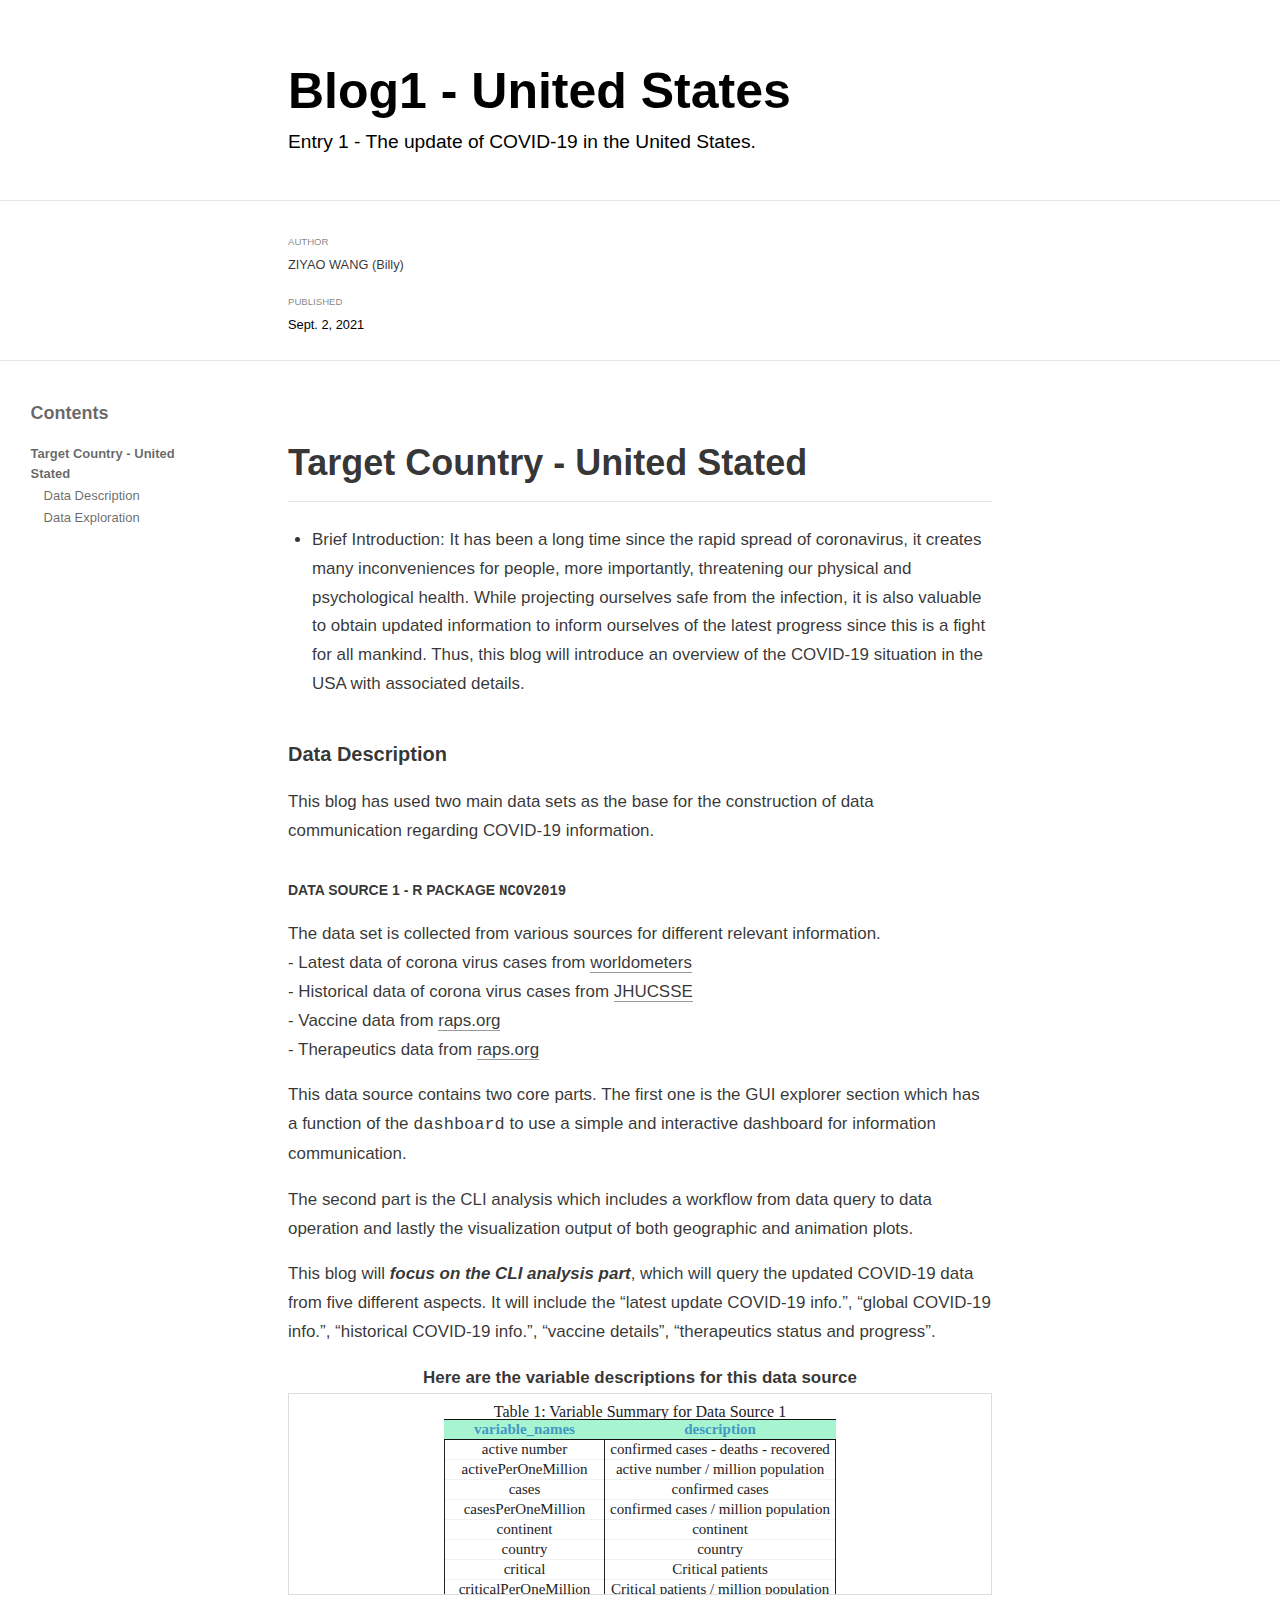
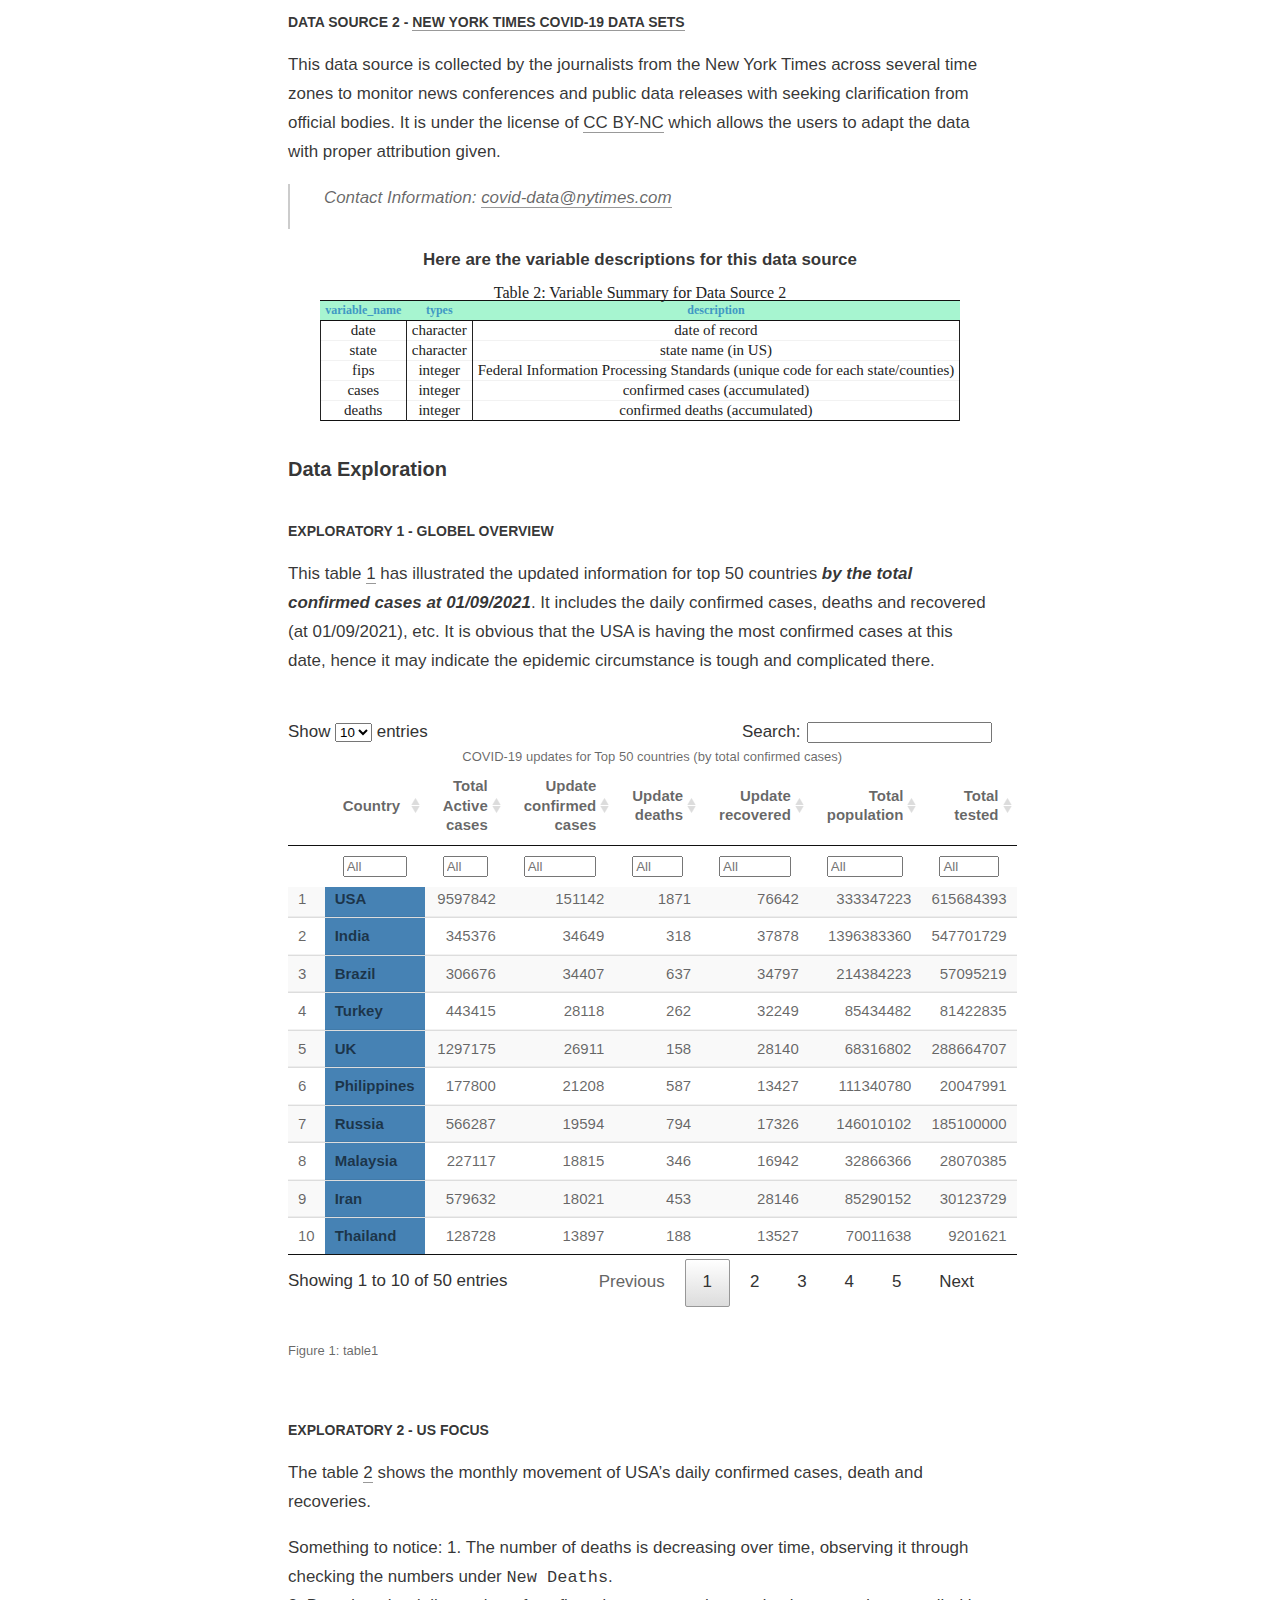
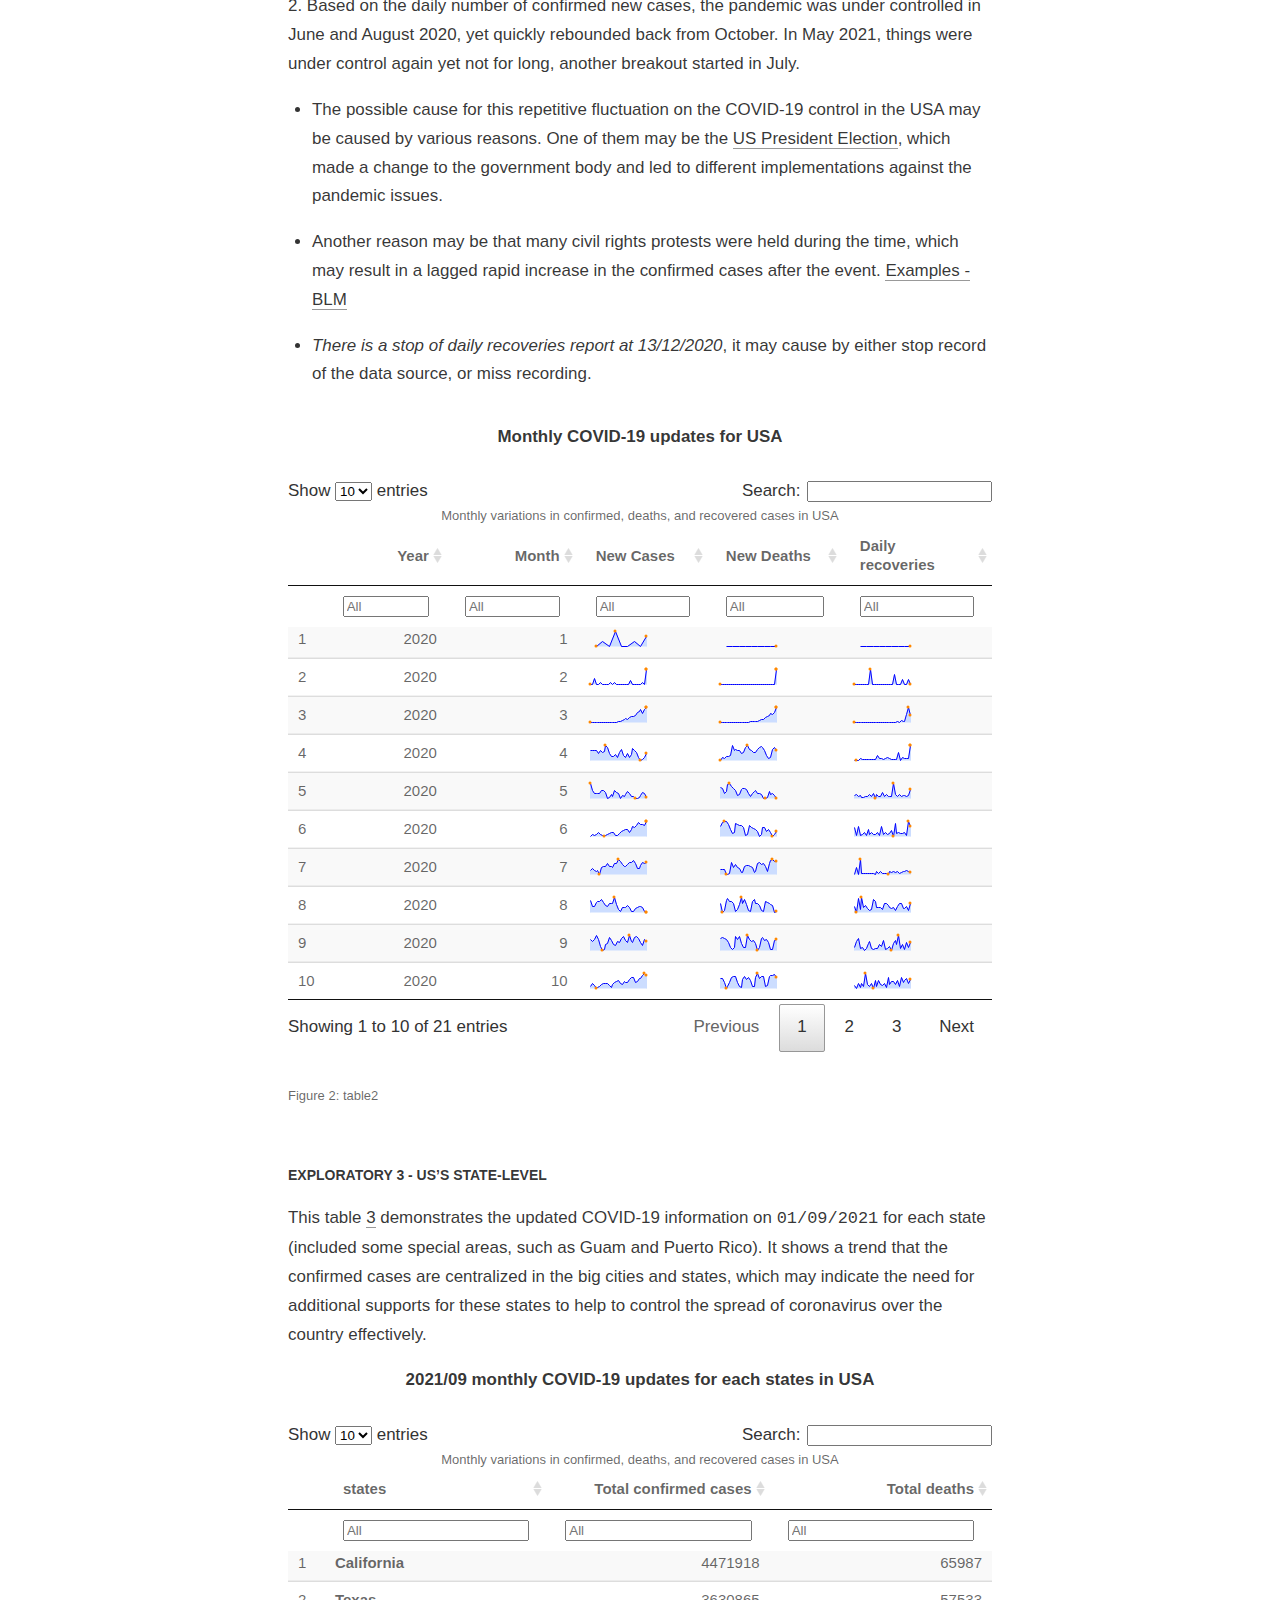
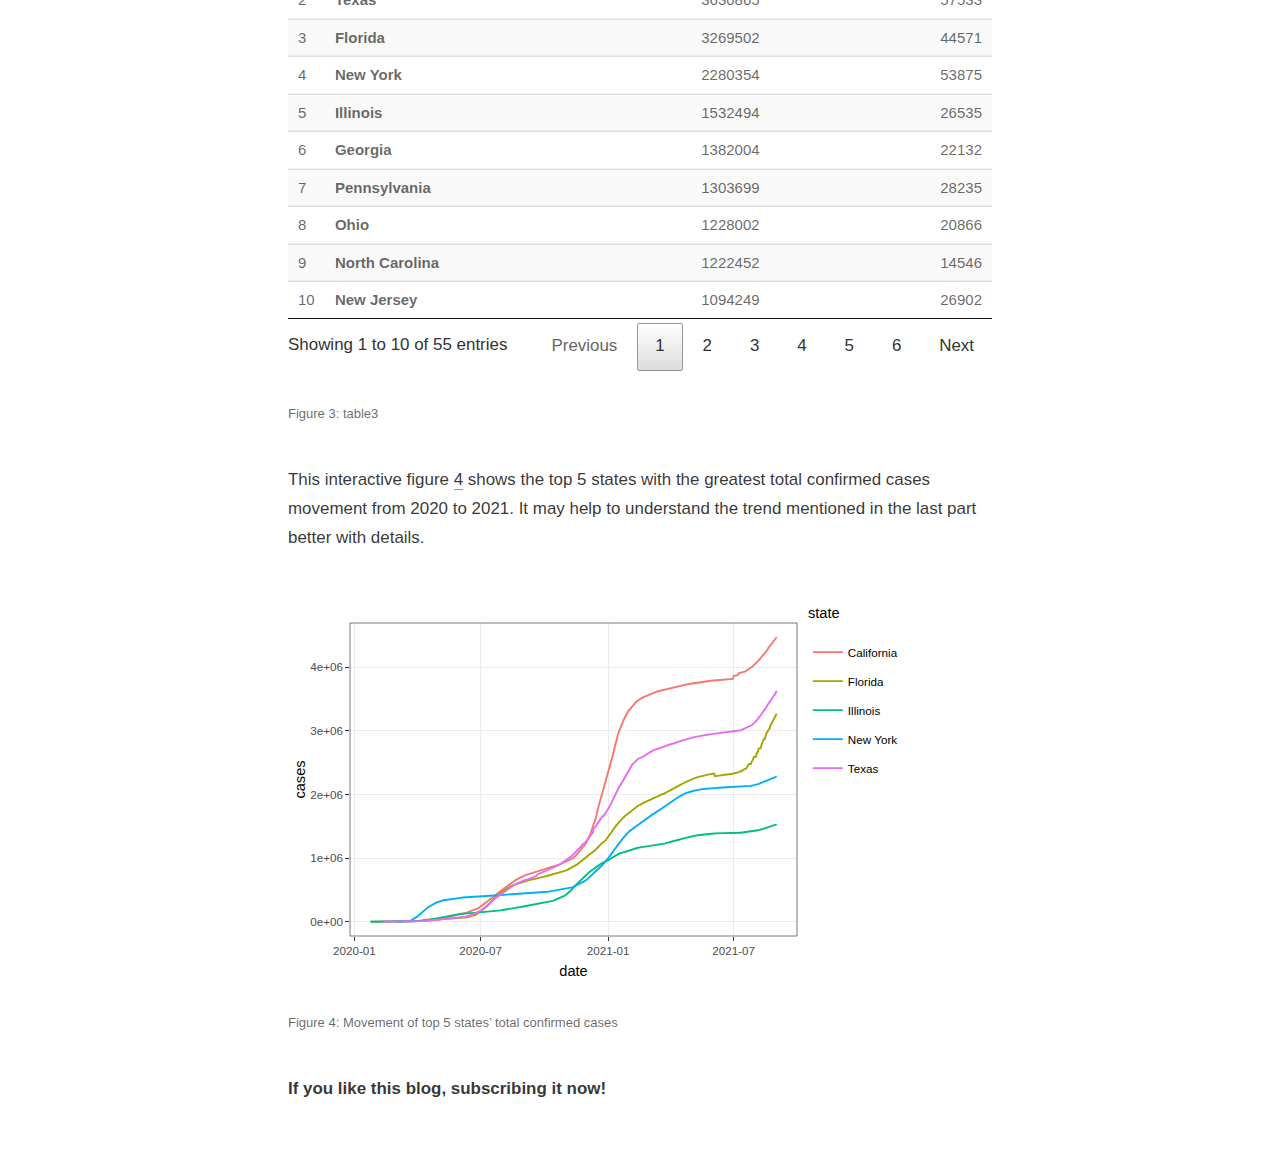
<file: _posts/2021-09-01-blog1/blog1.html>
<!DOCTYPE html>

<html xmlns="http://www.w3.org/1999/xhtml" lang="" xml:lang="">

<head>
  <meta charset="utf-8"/>
  <meta name="viewport" content="width=device-width, initial-scale=1"/>
  <meta http-equiv="X-UA-Compatible" content="IE=Edge,chrome=1"/>
  <meta name="generator" content="distill" />

  <style type="text/css">
  /* Hide doc at startup (prevent jankiness while JS renders/transforms) */
  body {
    visibility: hidden;
  }
  </style>

 <!--radix_placeholder_import_source-->
 <!--/radix_placeholder_import_source-->

<style type="text/css">code{white-space: pre;}</style>
<style type="text/css" data-origin="pandoc">
pre > code.sourceCode { white-space: pre; position: relative; }
pre > code.sourceCode > span { display: inline-block; line-height: 1.25; }
pre > code.sourceCode > span:empty { height: 1.2em; }
.sourceCode { overflow: visible; }
code.sourceCode > span { color: inherit; text-decoration: inherit; }
div.sourceCode { margin: 1em 0; }
pre.sourceCode { margin: 0; }
@media screen {
div.sourceCode { overflow: auto; }
}
@media print {
pre > code.sourceCode { white-space: pre-wrap; }
pre > code.sourceCode > span { text-indent: -5em; padding-left: 5em; }
}
pre.numberSource code
  { counter-reset: source-line 0; }
pre.numberSource code > span
  { position: relative; left: -4em; counter-increment: source-line; }
pre.numberSource code > span > a:first-child::before
  { content: counter(source-line);
    position: relative; left: -1em; text-align: right; vertical-align: baseline;
    border: none; display: inline-block;
    -webkit-touch-callout: none; -webkit-user-select: none;
    -khtml-user-select: none; -moz-user-select: none;
    -ms-user-select: none; user-select: none;
    padding: 0 4px; width: 4em;
    color: #aaaaaa;
  }
pre.numberSource { margin-left: 3em; border-left: 1px solid #aaaaaa;  padding-left: 4px; }
div.sourceCode
  {   }
@media screen {
pre > code.sourceCode > span > a:first-child::before { text-decoration: underline; }
}
code span.al { color: #ad0000; } /* Alert */
code span.an { color: #5e5e5e; } /* Annotation */
code span.at { color: #20794d; } /* Attribute */
code span.bn { color: #ad0000; } /* BaseN */
code span.bu { } /* BuiltIn */
code span.cf { color: #007ba5; } /* ControlFlow */
code span.ch { color: #20794d; } /* Char */
code span.cn { color: #8f5902; } /* Constant */
code span.co { color: #5e5e5e; } /* Comment */
code span.cv { color: #5e5e5e; font-style: italic; } /* CommentVar */
code span.do { color: #5e5e5e; font-style: italic; } /* Documentation */
code span.dt { color: #ad0000; } /* DataType */
code span.dv { color: #ad0000; } /* DecVal */
code span.er { color: #ad0000; } /* Error */
code span.ex { } /* Extension */
code span.fl { color: #ad0000; } /* Float */
code span.fu { color: #4758ab; } /* Function */
code span.im { } /* Import */
code span.in { color: #5e5e5e; } /* Information */
code span.kw { color: #007ba5; } /* Keyword */
code span.op { color: #5e5e5e; } /* Operator */
code span.ot { color: #007ba5; } /* Other */
code span.pp { color: #ad0000; } /* Preprocessor */
code span.sc { color: #20794d; } /* SpecialChar */
code span.ss { color: #20794d; } /* SpecialString */
code span.st { color: #20794d; } /* String */
code span.va { color: #111111; } /* Variable */
code span.vs { color: #20794d; } /* VerbatimString */
code span.wa { color: #5e5e5e; font-style: italic; } /* Warning */
</style>

  <!--radix_placeholder_meta_tags-->
  <title>Blog1 - United States</title>

  <meta property="description" itemprop="description" content="Entry 1 - The update of COVID-19 in the United States."/>


  <!--  https://schema.org/Article -->
  <meta property="article:published" itemprop="datePublished" content="2021-09-03"/>
  <meta property="article:created" itemprop="dateCreated" content="2021-09-03"/>
  <meta name="article:author" content="ZIYAO WANG (Billy)"/>

  <!--  https://developers.facebook.com/docs/sharing/webmasters#markup -->
  <meta property="og:title" content="Blog1 - United States"/>
  <meta property="og:type" content="article"/>
  <meta property="og:description" content="Entry 1 - The update of COVID-19 in the United States."/>
  <meta property="og:locale" content="en_US"/>

  <!--  https://dev.twitter.com/cards/types/summary -->
  <meta property="twitter:card" content="summary"/>
  <meta property="twitter:title" content="Blog1 - United States"/>
  <meta property="twitter:description" content="Entry 1 - The update of COVID-19 in the United States."/>

  <!--/radix_placeholder_meta_tags-->
  <!--radix_placeholder_rmarkdown_metadata-->

  <script type="text/json" id="radix-rmarkdown-metadata">
  {"type":"list","attributes":{"names":{"type":"character","attributes":{},"value":["title","description","author","date","output","preview"]}},"value":[{"type":"character","attributes":{},"value":["Blog1 - United States"]},{"type":"character","attributes":{},"value":["Entry 1 - The update of COVID-19 in the United States."]},{"type":"list","attributes":{},"value":[{"type":"list","attributes":{"names":{"type":"character","attributes":{},"value":["name"]}},"value":[{"type":"character","attributes":{},"value":["ZIYAO WANG (Billy)"]}]}]},{"type":"character","attributes":{},"value":["09-03-2021"]},{"type":"list","attributes":{"names":{"type":"character","attributes":{},"value":["distill::distill_article"]}},"value":[{"type":"list","attributes":{"names":{"type":"character","attributes":{},"value":["toc","toc_float","self_contained"]}},"value":[{"type":"logical","attributes":{},"value":[true]},{"type":"logical","attributes":{},"value":[true]},{"type":"logical","attributes":{},"value":[false]}]}]},{"type":"character","attributes":{},"value":["blog1-us.jpg"]}]}
  </script>
  <!--/radix_placeholder_rmarkdown_metadata-->
  
  <script type="text/json" id="radix-resource-manifest">
  {"type":"character","attributes":{},"value":["blog1-us.jpg","blog1_files/anchor-4.2.2/anchor.min.js","blog1_files/bowser-1.9.3/bowser.min.js","blog1_files/crosstalk-1.1.1/css/crosstalk.css","blog1_files/crosstalk-1.1.1/js/crosstalk.js","blog1_files/crosstalk-1.1.1/js/crosstalk.js.map","blog1_files/crosstalk-1.1.1/js/crosstalk.min.js","blog1_files/crosstalk-1.1.1/js/crosstalk.min.js.map","blog1_files/datatables-binding-0.18/datatables.js","blog1_files/datatables-css-0.0.0/datatables-crosstalk.css","blog1_files/distill-2.2.21/template.v2.js","blog1_files/dt-core-1.10.20/css/jquery.dataTables.extra.css","blog1_files/dt-core-1.10.20/css/jquery.dataTables.min.css","blog1_files/dt-core-1.10.20/js/jquery.dataTables.min.js","blog1_files/figure-html5/figure1-1.png","blog1_files/header-attrs-2.10/header-attrs.js","blog1_files/header-attrs-2.9/header-attrs.js","blog1_files/htmlwidgets-1.5.3/htmlwidgets.js","blog1_files/jquery-1.11.3/jquery.min.js","blog1_files/jquery-3.5.1/jquery-AUTHORS.txt","blog1_files/jquery-3.5.1/jquery.js","blog1_files/jquery-3.5.1/jquery.min.js","blog1_files/jquery-3.5.1/jquery.min.map","blog1_files/jquery-sparkline-2.1.2/jquery.sparkline.css","blog1_files/jquery-sparkline-2.1.2/jquery.sparkline.js","blog1_files/jquery-sparkline-2.1.2/jquery.sparkline.min.js","blog1_files/jquery-sparkline-2.1.2/package.json","blog1_files/jquery-sparkline-2.1.2/README.md","blog1_files/kePrint-0.0.1/kePrint.js","blog1_files/lightable-0.0.1/lightable.css","blog1_files/nouislider-7.0.10/jquery.nouislider.min.css","blog1_files/nouislider-7.0.10/jquery.nouislider.min.js","blog1_files/plotly-binding-4.9.4.1/plotly.js","blog1_files/plotly-htmlwidgets-css-1.57.1/plotly-htmlwidgets.css","blog1_files/plotly-main-1.57.1/plotly-latest.min.js","blog1_files/popper-2.6.0/popper.min.js","blog1_files/selectize-0.12.0/selectize.bootstrap3.css","blog1_files/selectize-0.12.0/selectize.min.js","blog1_files/sparkline-binding-2.0/sparkline.js","blog1_files/tippy-6.2.7/tippy-bundle.umd.min.js","blog1_files/tippy-6.2.7/tippy-light-border.css","blog1_files/tippy-6.2.7/tippy.css","blog1_files/tippy-6.2.7/tippy.umd.min.js","blog1_files/typedarray-0.1/typedarray.min.js","blog1_files/webcomponents-2.0.0/webcomponents.js"]}
  </script>
  <!--radix_placeholder_navigation_in_header-->
  <!--/radix_placeholder_navigation_in_header-->
  <!--radix_placeholder_distill-->

  <style type="text/css">

  body {
    background-color: white;
  }

  .pandoc-table {
    width: 100%;
  }

  .pandoc-table>caption {
    margin-bottom: 10px;
  }

  .pandoc-table th:not([align]) {
    text-align: left;
  }

  .pagedtable-footer {
    font-size: 15px;
  }

  d-byline .byline {
    grid-template-columns: 2fr 2fr;
  }

  d-byline .byline h3 {
    margin-block-start: 1.5em;
  }

  d-byline .byline .authors-affiliations h3 {
    margin-block-start: 0.5em;
  }

  .authors-affiliations .orcid-id {
    width: 16px;
    height:16px;
    margin-left: 4px;
    margin-right: 4px;
    vertical-align: middle;
    padding-bottom: 2px;
  }

  d-title .dt-tags {
    margin-top: 1em;
    grid-column: text;
  }

  .dt-tags .dt-tag {
    text-decoration: none;
    display: inline-block;
    color: rgba(0,0,0,0.6);
    padding: 0em 0.4em;
    margin-right: 0.5em;
    margin-bottom: 0.4em;
    font-size: 70%;
    border: 1px solid rgba(0,0,0,0.2);
    border-radius: 3px;
    text-transform: uppercase;
    font-weight: 500;
  }

  d-article table.gt_table td,
  d-article table.gt_table th {
    border-bottom: none;
  }

  .html-widget {
    margin-bottom: 2.0em;
  }

  .l-screen-inset {
    padding-right: 16px;
  }

  .l-screen .caption {
    margin-left: 10px;
  }

  .shaded {
    background: rgb(247, 247, 247);
    padding-top: 20px;
    padding-bottom: 20px;
    border-top: 1px solid rgba(0, 0, 0, 0.1);
    border-bottom: 1px solid rgba(0, 0, 0, 0.1);
  }

  .shaded .html-widget {
    margin-bottom: 0;
    border: 1px solid rgba(0, 0, 0, 0.1);
  }

  .shaded .shaded-content {
    background: white;
  }

  .text-output {
    margin-top: 0;
    line-height: 1.5em;
  }

  .hidden {
    display: none !important;
  }

  d-article {
    padding-top: 2.5rem;
    padding-bottom: 30px;
  }

  d-appendix {
    padding-top: 30px;
  }

  d-article>p>img {
    width: 100%;
  }

  d-article h2 {
    margin: 1rem 0 1.5rem 0;
  }

  d-article h3 {
    margin-top: 1.5rem;
  }

  d-article iframe {
    border: 1px solid rgba(0, 0, 0, 0.1);
    margin-bottom: 2.0em;
    width: 100%;
  }

  /* Tweak code blocks */

  d-article div.sourceCode code,
  d-article pre code {
    font-family: Consolas, Monaco, 'Andale Mono', 'Ubuntu Mono', monospace;
  }

  d-article pre,
  d-article div.sourceCode,
  d-article div.sourceCode pre {
    overflow: auto;
  }

  d-article div.sourceCode {
    background-color: white;
  }

  d-article div.sourceCode pre {
    padding-left: 10px;
    font-size: 12px;
    border-left: 2px solid rgba(0,0,0,0.1);
  }

  d-article pre {
    font-size: 12px;
    color: black;
    background: none;
    margin-top: 0;
    text-align: left;
    white-space: pre;
    word-spacing: normal;
    word-break: normal;
    word-wrap: normal;
    line-height: 1.5;

    -moz-tab-size: 4;
    -o-tab-size: 4;
    tab-size: 4;

    -webkit-hyphens: none;
    -moz-hyphens: none;
    -ms-hyphens: none;
    hyphens: none;
  }

  d-article pre a {
    border-bottom: none;
  }

  d-article pre a:hover {
    border-bottom: none;
    text-decoration: underline;
  }

  d-article details {
    grid-column: text;
    margin-bottom: 0.8em;
  }

  @media(min-width: 768px) {

  d-article pre,
  d-article div.sourceCode,
  d-article div.sourceCode pre {
    overflow: visible !important;
  }

  d-article div.sourceCode pre {
    padding-left: 18px;
    font-size: 14px;
  }

  d-article pre {
    font-size: 14px;
  }

  }

  figure img.external {
    background: white;
    border: 1px solid rgba(0, 0, 0, 0.1);
    box-shadow: 0 1px 8px rgba(0, 0, 0, 0.1);
    padding: 18px;
    box-sizing: border-box;
  }

  /* CSS for d-contents */

  .d-contents {
    grid-column: text;
    color: rgba(0,0,0,0.8);
    font-size: 0.9em;
    padding-bottom: 1em;
    margin-bottom: 1em;
    padding-bottom: 0.5em;
    margin-bottom: 1em;
    padding-left: 0.25em;
    justify-self: start;
  }

  @media(min-width: 1000px) {
    .d-contents.d-contents-float {
      height: 0;
      grid-column-start: 1;
      grid-column-end: 4;
      justify-self: center;
      padding-right: 3em;
      padding-left: 2em;
    }
  }

  .d-contents nav h3 {
    font-size: 18px;
    margin-top: 0;
    margin-bottom: 1em;
  }

  .d-contents li {
    list-style-type: none
  }

  .d-contents nav > ul {
    padding-left: 0;
  }

  .d-contents ul {
    padding-left: 1em
  }

  .d-contents nav ul li {
    margin-top: 0.6em;
    margin-bottom: 0.2em;
  }

  .d-contents nav a {
    font-size: 13px;
    border-bottom: none;
    text-decoration: none
    color: rgba(0, 0, 0, 0.8);
  }

  .d-contents nav a:hover {
    text-decoration: underline solid rgba(0, 0, 0, 0.6)
  }

  .d-contents nav > ul > li > a {
    font-weight: 600;
  }

  .d-contents nav > ul > li > ul {
    font-weight: inherit;
  }

  .d-contents nav > ul > li > ul > li {
    margin-top: 0.2em;
  }


  .d-contents nav ul {
    margin-top: 0;
    margin-bottom: 0.25em;
  }

  .d-article-with-toc h2:nth-child(2) {
    margin-top: 0;
  }


  /* Figure */

  .figure {
    position: relative;
    margin-bottom: 2.5em;
    margin-top: 1.5em;
  }

  .figure img {
    width: 100%;
  }

  .figure .caption {
    color: rgba(0, 0, 0, 0.6);
    font-size: 12px;
    line-height: 1.5em;
  }

  .figure img.external {
    background: white;
    border: 1px solid rgba(0, 0, 0, 0.1);
    box-shadow: 0 1px 8px rgba(0, 0, 0, 0.1);
    padding: 18px;
    box-sizing: border-box;
  }

  .figure .caption a {
    color: rgba(0, 0, 0, 0.6);
  }

  .figure .caption b,
  .figure .caption strong, {
    font-weight: 600;
    color: rgba(0, 0, 0, 1.0);
  }

  /* Citations */

  d-article .citation {
    color: inherit;
    cursor: inherit;
  }

  div.hanging-indent{
    margin-left: 1em; text-indent: -1em;
  }

  /* Citation hover box */

  .tippy-box[data-theme~=light-border] {
    background-color: rgba(250, 250, 250, 0.95);
  }

  .tippy-content > p {
    margin-bottom: 0;
    padding: 2px;
  }


  /* Tweak 1000px media break to show more text */

  @media(min-width: 1000px) {
    .base-grid,
    distill-header,
    d-title,
    d-abstract,
    d-article,
    d-appendix,
    distill-appendix,
    d-byline,
    d-footnote-list,
    d-citation-list,
    distill-footer {
      grid-template-columns: [screen-start] 1fr [page-start kicker-start] 80px [middle-start] 50px [text-start kicker-end] 65px 65px 65px 65px 65px 65px 65px 65px [text-end gutter-start] 65px [middle-end] 65px [page-end gutter-end] 1fr [screen-end];
      grid-column-gap: 16px;
    }

    .grid {
      grid-column-gap: 16px;
    }

    d-article {
      font-size: 1.06rem;
      line-height: 1.7em;
    }
    figure .caption, .figure .caption, figure figcaption {
      font-size: 13px;
    }
  }

  @media(min-width: 1180px) {
    .base-grid,
    distill-header,
    d-title,
    d-abstract,
    d-article,
    d-appendix,
    distill-appendix,
    d-byline,
    d-footnote-list,
    d-citation-list,
    distill-footer {
      grid-template-columns: [screen-start] 1fr [page-start kicker-start] 60px [middle-start] 60px [text-start kicker-end] 60px 60px 60px 60px 60px 60px 60px 60px [text-end gutter-start] 60px [middle-end] 60px [page-end gutter-end] 1fr [screen-end];
      grid-column-gap: 32px;
    }

    .grid {
      grid-column-gap: 32px;
    }
  }


  /* Get the citation styles for the appendix (not auto-injected on render since
     we do our own rendering of the citation appendix) */

  d-appendix .citation-appendix,
  .d-appendix .citation-appendix {
    font-size: 11px;
    line-height: 15px;
    border-left: 1px solid rgba(0, 0, 0, 0.1);
    padding-left: 18px;
    border: 1px solid rgba(0,0,0,0.1);
    background: rgba(0, 0, 0, 0.02);
    padding: 10px 18px;
    border-radius: 3px;
    color: rgba(150, 150, 150, 1);
    overflow: hidden;
    margin-top: -12px;
    white-space: pre-wrap;
    word-wrap: break-word;
  }

  /* Include appendix styles here so they can be overridden */

  d-appendix {
    contain: layout style;
    font-size: 0.8em;
    line-height: 1.7em;
    margin-top: 60px;
    margin-bottom: 0;
    border-top: 1px solid rgba(0, 0, 0, 0.1);
    color: rgba(0,0,0,0.5);
    padding-top: 60px;
    padding-bottom: 48px;
  }

  d-appendix h3 {
    grid-column: page-start / text-start;
    font-size: 15px;
    font-weight: 500;
    margin-top: 1em;
    margin-bottom: 0;
    color: rgba(0,0,0,0.65);
  }

  d-appendix h3 + * {
    margin-top: 1em;
  }

  d-appendix ol {
    padding: 0 0 0 15px;
  }

  @media (min-width: 768px) {
    d-appendix ol {
      padding: 0 0 0 30px;
      margin-left: -30px;
    }
  }

  d-appendix li {
    margin-bottom: 1em;
  }

  d-appendix a {
    color: rgba(0, 0, 0, 0.6);
  }

  d-appendix > * {
    grid-column: text;
  }

  d-appendix > d-footnote-list,
  d-appendix > d-citation-list,
  d-appendix > distill-appendix {
    grid-column: screen;
  }

  /* Include footnote styles here so they can be overridden */

  d-footnote-list {
    contain: layout style;
  }

  d-footnote-list > * {
    grid-column: text;
  }

  d-footnote-list a.footnote-backlink {
    color: rgba(0,0,0,0.3);
    padding-left: 0.5em;
  }



  /* Anchor.js */

  .anchorjs-link {
    /*transition: all .25s linear; */
    text-decoration: none;
    border-bottom: none;
  }
  *:hover > .anchorjs-link {
    margin-left: -1.125em !important;
    text-decoration: none;
    border-bottom: none;
  }

  /* Social footer */

  .social_footer {
    margin-top: 30px;
    margin-bottom: 0;
    color: rgba(0,0,0,0.67);
  }

  .disqus-comments {
    margin-right: 30px;
  }

  .disqus-comment-count {
    border-bottom: 1px solid rgba(0, 0, 0, 0.4);
    cursor: pointer;
  }

  #disqus_thread {
    margin-top: 30px;
  }

  .article-sharing a {
    border-bottom: none;
    margin-right: 8px;
  }

  .article-sharing a:hover {
    border-bottom: none;
  }

  .sidebar-section.subscribe {
    font-size: 12px;
    line-height: 1.6em;
  }

  .subscribe p {
    margin-bottom: 0.5em;
  }


  .article-footer .subscribe {
    font-size: 15px;
    margin-top: 45px;
  }


  .sidebar-section.custom {
    font-size: 12px;
    line-height: 1.6em;
  }

  .custom p {
    margin-bottom: 0.5em;
  }

  /* Styles for listing layout (hide title) */
  .layout-listing d-title, .layout-listing .d-title {
    display: none;
  }

  /* Styles for posts lists (not auto-injected) */


  .posts-with-sidebar {
    padding-left: 45px;
    padding-right: 45px;
  }

  .posts-list .description h2,
  .posts-list .description p {
    font-family: -apple-system, BlinkMacSystemFont, "Segoe UI", Roboto, Oxygen, Ubuntu, Cantarell, "Fira Sans", "Droid Sans", "Helvetica Neue", Arial, sans-serif;
  }

  .posts-list .description h2 {
    font-weight: 700;
    border-bottom: none;
    padding-bottom: 0;
  }

  .posts-list h2.post-tag {
    border-bottom: 1px solid rgba(0, 0, 0, 0.2);
    padding-bottom: 12px;
  }
  .posts-list {
    margin-top: 60px;
    margin-bottom: 24px;
  }

  .posts-list .post-preview {
    text-decoration: none;
    overflow: hidden;
    display: block;
    border-bottom: 1px solid rgba(0, 0, 0, 0.1);
    padding: 24px 0;
  }

  .post-preview-last {
    border-bottom: none !important;
  }

  .posts-list .posts-list-caption {
    grid-column: screen;
    font-weight: 400;
  }

  .posts-list .post-preview h2 {
    margin: 0 0 6px 0;
    line-height: 1.2em;
    font-style: normal;
    font-size: 24px;
  }

  .posts-list .post-preview p {
    margin: 0 0 12px 0;
    line-height: 1.4em;
    font-size: 16px;
  }

  .posts-list .post-preview .thumbnail {
    box-sizing: border-box;
    margin-bottom: 24px;
    position: relative;
    max-width: 500px;
  }
  .posts-list .post-preview img {
    width: 100%;
    display: block;
  }

  .posts-list .metadata {
    font-size: 12px;
    line-height: 1.4em;
    margin-bottom: 18px;
  }

  .posts-list .metadata > * {
    display: inline-block;
  }

  .posts-list .metadata .publishedDate {
    margin-right: 2em;
  }

  .posts-list .metadata .dt-authors {
    display: block;
    margin-top: 0.3em;
    margin-right: 2em;
  }

  .posts-list .dt-tags {
    display: block;
    line-height: 1em;
  }

  .posts-list .dt-tags .dt-tag {
    display: inline-block;
    color: rgba(0,0,0,0.6);
    padding: 0.3em 0.4em;
    margin-right: 0.2em;
    margin-bottom: 0.4em;
    font-size: 60%;
    border: 1px solid rgba(0,0,0,0.2);
    border-radius: 3px;
    text-transform: uppercase;
    font-weight: 500;
  }

  .posts-list img {
    opacity: 1;
  }

  .posts-list img[data-src] {
    opacity: 0;
  }

  .posts-more {
    clear: both;
  }


  .posts-sidebar {
    font-size: 16px;
  }

  .posts-sidebar h3 {
    font-size: 16px;
    margin-top: 0;
    margin-bottom: 0.5em;
    font-weight: 400;
    text-transform: uppercase;
  }

  .sidebar-section {
    margin-bottom: 30px;
  }

  .categories ul {
    list-style-type: none;
    margin: 0;
    padding: 0;
  }

  .categories li {
    color: rgba(0, 0, 0, 0.8);
    margin-bottom: 0;
  }

  .categories li>a {
    border-bottom: none;
  }

  .categories li>a:hover {
    border-bottom: 1px solid rgba(0, 0, 0, 0.4);
  }

  .categories .active {
    font-weight: 600;
  }

  .categories .category-count {
    color: rgba(0, 0, 0, 0.4);
  }


  @media(min-width: 768px) {
    .posts-list .post-preview h2 {
      font-size: 26px;
    }
    .posts-list .post-preview .thumbnail {
      float: right;
      width: 30%;
      margin-bottom: 0;
    }
    .posts-list .post-preview .description {
      float: left;
      width: 45%;
    }
    .posts-list .post-preview .metadata {
      float: left;
      width: 20%;
      margin-top: 8px;
    }
    .posts-list .post-preview p {
      margin: 0 0 12px 0;
      line-height: 1.5em;
      font-size: 16px;
    }
    .posts-with-sidebar .posts-list {
      float: left;
      width: 75%;
    }
    .posts-with-sidebar .posts-sidebar {
      float: right;
      width: 20%;
      margin-top: 60px;
      padding-top: 24px;
      padding-bottom: 24px;
    }
  }


  /* Improve display for browsers without grid (IE/Edge <= 15) */

  .downlevel {
    line-height: 1.6em;
    font-family: -apple-system, BlinkMacSystemFont, "Segoe UI", Roboto, Oxygen, Ubuntu, Cantarell, "Fira Sans", "Droid Sans", "Helvetica Neue", Arial, sans-serif;
    margin: 0;
  }

  .downlevel .d-title {
    padding-top: 6rem;
    padding-bottom: 1.5rem;
  }

  .downlevel .d-title h1 {
    font-size: 50px;
    font-weight: 700;
    line-height: 1.1em;
    margin: 0 0 0.5rem;
  }

  .downlevel .d-title p {
    font-weight: 300;
    font-size: 1.2rem;
    line-height: 1.55em;
    margin-top: 0;
  }

  .downlevel .d-byline {
    padding-top: 0.8em;
    padding-bottom: 0.8em;
    font-size: 0.8rem;
    line-height: 1.8em;
  }

  .downlevel .section-separator {
    border: none;
    border-top: 1px solid rgba(0, 0, 0, 0.1);
  }

  .downlevel .d-article {
    font-size: 1.06rem;
    line-height: 1.7em;
    padding-top: 1rem;
    padding-bottom: 2rem;
  }


  .downlevel .d-appendix {
    padding-left: 0;
    padding-right: 0;
    max-width: none;
    font-size: 0.8em;
    line-height: 1.7em;
    margin-bottom: 0;
    color: rgba(0,0,0,0.5);
    padding-top: 40px;
    padding-bottom: 48px;
  }

  .downlevel .footnotes ol {
    padding-left: 13px;
  }

  .downlevel .base-grid,
  .downlevel .distill-header,
  .downlevel .d-title,
  .downlevel .d-abstract,
  .downlevel .d-article,
  .downlevel .d-appendix,
  .downlevel .distill-appendix,
  .downlevel .d-byline,
  .downlevel .d-footnote-list,
  .downlevel .d-citation-list,
  .downlevel .distill-footer,
  .downlevel .appendix-bottom,
  .downlevel .posts-container {
    padding-left: 40px;
    padding-right: 40px;
  }

  @media(min-width: 768px) {
    .downlevel .base-grid,
    .downlevel .distill-header,
    .downlevel .d-title,
    .downlevel .d-abstract,
    .downlevel .d-article,
    .downlevel .d-appendix,
    .downlevel .distill-appendix,
    .downlevel .d-byline,
    .downlevel .d-footnote-list,
    .downlevel .d-citation-list,
    .downlevel .distill-footer,
    .downlevel .appendix-bottom,
    .downlevel .posts-container {
    padding-left: 150px;
    padding-right: 150px;
    max-width: 900px;
  }
  }

  .downlevel pre code {
    display: block;
    border-left: 2px solid rgba(0, 0, 0, .1);
    padding: 0 0 0 20px;
    font-size: 14px;
  }

  .downlevel code, .downlevel pre {
    color: black;
    background: none;
    font-family: Consolas, Monaco, 'Andale Mono', 'Ubuntu Mono', monospace;
    text-align: left;
    white-space: pre;
    word-spacing: normal;
    word-break: normal;
    word-wrap: normal;
    line-height: 1.5;

    -moz-tab-size: 4;
    -o-tab-size: 4;
    tab-size: 4;

    -webkit-hyphens: none;
    -moz-hyphens: none;
    -ms-hyphens: none;
    hyphens: none;
  }

  .downlevel .posts-list .post-preview {
    color: inherit;
  }



  </style>

  <script type="application/javascript">

  function is_downlevel_browser() {
    if (bowser.isUnsupportedBrowser({ msie: "12", msedge: "16"},
                                   window.navigator.userAgent)) {
      return true;
    } else {
      return window.load_distill_framework === undefined;
    }
  }

  // show body when load is complete
  function on_load_complete() {

    // add anchors
    if (window.anchors) {
      window.anchors.options.placement = 'left';
      window.anchors.add('d-article > h2, d-article > h3, d-article > h4, d-article > h5');
    }


    // set body to visible
    document.body.style.visibility = 'visible';

    // force redraw for leaflet widgets
    if (window.HTMLWidgets) {
      var maps = window.HTMLWidgets.findAll(".leaflet");
      $.each(maps, function(i, el) {
        var map = this.getMap();
        map.invalidateSize();
        map.eachLayer(function(layer) {
          if (layer instanceof L.TileLayer)
            layer.redraw();
        });
      });
    }

    // trigger 'shown' so htmlwidgets resize
    $('d-article').trigger('shown');
  }

  function init_distill() {

    init_common();

    // create front matter
    var front_matter = $('<d-front-matter></d-front-matter>');
    $('#distill-front-matter').wrap(front_matter);

    // create d-title
    $('.d-title').changeElementType('d-title');

    // create d-byline
    var byline = $('<d-byline></d-byline>');
    $('.d-byline').replaceWith(byline);

    // create d-article
    var article = $('<d-article></d-article>');
    $('.d-article').wrap(article).children().unwrap();

    // move posts container into article
    $('.posts-container').appendTo($('d-article'));

    // create d-appendix
    $('.d-appendix').changeElementType('d-appendix');

    // flag indicating that we have appendix items
    var appendix = $('.appendix-bottom').children('h3').length > 0;

    // replace footnotes with <d-footnote>
    $('.footnote-ref').each(function(i, val) {
      appendix = true;
      var href = $(this).attr('href');
      var id = href.replace('#', '');
      var fn = $('#' + id);
      var fn_p = $('#' + id + '>p');
      fn_p.find('.footnote-back').remove();
      var text = fn_p.html();
      var dtfn = $('<d-footnote></d-footnote>');
      dtfn.html(text);
      $(this).replaceWith(dtfn);
    });
    // remove footnotes
    $('.footnotes').remove();

    // move refs into #references-listing
    $('#references-listing').replaceWith($('#refs'));

    $('h1.appendix, h2.appendix').each(function(i, val) {
      $(this).changeElementType('h3');
    });
    $('h3.appendix').each(function(i, val) {
      var id = $(this).attr('id');
      $('.d-contents a[href="#' + id + '"]').parent().remove();
      appendix = true;
      $(this).nextUntil($('h1, h2, h3')).addBack().appendTo($('d-appendix'));
    });

    // show d-appendix if we have appendix content
    $("d-appendix").css('display', appendix ? 'grid' : 'none');

    // localize layout chunks to just output
    $('.layout-chunk').each(function(i, val) {

      // capture layout
      var layout = $(this).attr('data-layout');

      // apply layout to markdown level block elements
      var elements = $(this).children().not('details, div.sourceCode, pre, script');
      elements.each(function(i, el) {
        var layout_div = $('<div class="' + layout + '"></div>');
        if (layout_div.hasClass('shaded')) {
          var shaded_content = $('<div class="shaded-content"></div>');
          $(this).wrap(shaded_content);
          $(this).parent().wrap(layout_div);
        } else {
          $(this).wrap(layout_div);
        }
      });


      // unwrap the layout-chunk div
      $(this).children().unwrap();
    });

    // remove code block used to force  highlighting css
    $('.distill-force-highlighting-css').parent().remove();

    // remove empty line numbers inserted by pandoc when using a
    // custom syntax highlighting theme
    $('code.sourceCode a:empty').remove();

    // load distill framework
    load_distill_framework();

    // wait for window.distillRunlevel == 4 to do post processing
    function distill_post_process() {

      if (!window.distillRunlevel || window.distillRunlevel < 4)
        return;

      // hide author/affiliations entirely if we have no authors
      var front_matter = JSON.parse($("#distill-front-matter").html());
      var have_authors = front_matter.authors && front_matter.authors.length > 0;
      if (!have_authors)
        $('d-byline').addClass('hidden');

      // article with toc class
      $('.d-contents').parent().addClass('d-article-with-toc');

      // strip links that point to #
      $('.authors-affiliations').find('a[href="#"]').removeAttr('href');

      // add orcid ids
      $('.authors-affiliations').find('.author').each(function(i, el) {
        var orcid_id = front_matter.authors[i].orcidID;
        if (orcid_id) {
          var a = $('<a></a>');
          a.attr('href', 'https://orcid.org/' + orcid_id);
          var img = $('<img></img>');
          img.addClass('orcid-id');
          img.attr('alt', 'ORCID ID');
          img.attr('src','[data-uri]');
          a.append(img);
          $(this).append(a);
        }
      });

      // hide elements of author/affiliations grid that have no value
      function hide_byline_column(caption) {
        $('d-byline').find('h3:contains("' + caption + '")').parent().css('visibility', 'hidden');
      }

      // affiliations
      var have_affiliations = false;
      for (var i = 0; i<front_matter.authors.length; ++i) {
        var author = front_matter.authors[i];
        if (author.affiliation !== "&nbsp;") {
          have_affiliations = true;
          break;
        }
      }
      if (!have_affiliations)
        $('d-byline').find('h3:contains("Affiliations")').css('visibility', 'hidden');

      // published date
      if (!front_matter.publishedDate)
        hide_byline_column("Published");

      // document object identifier
      var doi = $('d-byline').find('h3:contains("DOI")');
      var doi_p = doi.next().empty();
      if (!front_matter.doi) {
        // if we have a citation and valid citationText then link to that
        if ($('#citation').length > 0 && front_matter.citationText) {
          doi.html('Citation');
          $('<a href="#citation"></a>')
            .text(front_matter.citationText)
            .appendTo(doi_p);
        } else {
          hide_byline_column("DOI");
        }
      } else {
        $('<a></a>')
           .attr('href', "https://doi.org/" + front_matter.doi)
           .html(front_matter.doi)
           .appendTo(doi_p);
      }

       // change plural form of authors/affiliations
      if (front_matter.authors.length === 1) {
        var grid = $('.authors-affiliations');
        grid.children('h3:contains("Authors")').text('Author');
        grid.children('h3:contains("Affiliations")').text('Affiliation');
      }

      // remove d-appendix and d-footnote-list local styles
      $('d-appendix > style:first-child').remove();
      $('d-footnote-list > style:first-child').remove();

      // move appendix-bottom entries to the bottom
      $('.appendix-bottom').appendTo('d-appendix').children().unwrap();
      $('.appendix-bottom').remove();

      // hoverable references
      $('span.citation[data-cites]').each(function() {
        var refHtml = $('#ref-' + $(this).attr('data-cites')).html();
        window.tippy(this, {
          allowHTML: true,
          content: refHtml,
          maxWidth: 500,
          interactive: true,
          interactiveBorder: 10,
          theme: 'light-border',
          placement: 'bottom-start'
        });
      });

      // clear polling timer
      clearInterval(tid);

      // show body now that everything is ready
      on_load_complete();
    }

    var tid = setInterval(distill_post_process, 50);
    distill_post_process();

  }

  function init_downlevel() {

    init_common();

     // insert hr after d-title
    $('.d-title').after($('<hr class="section-separator"/>'));

    // check if we have authors
    var front_matter = JSON.parse($("#distill-front-matter").html());
    var have_authors = front_matter.authors && front_matter.authors.length > 0;

    // manage byline/border
    if (!have_authors)
      $('.d-byline').remove();
    $('.d-byline').after($('<hr class="section-separator"/>'));
    $('.d-byline a').remove();

    // remove toc
    $('.d-contents').remove();

    // move appendix elements
    $('h1.appendix, h2.appendix').each(function(i, val) {
      $(this).changeElementType('h3');
    });
    $('h3.appendix').each(function(i, val) {
      $(this).nextUntil($('h1, h2, h3')).addBack().appendTo($('.d-appendix'));
    });


    // inject headers into references and footnotes
    var refs_header = $('<h3></h3>');
    refs_header.text('References');
    $('#refs').prepend(refs_header);

    var footnotes_header = $('<h3></h3');
    footnotes_header.text('Footnotes');
    $('.footnotes').children('hr').first().replaceWith(footnotes_header);

    // move appendix-bottom entries to the bottom
    $('.appendix-bottom').appendTo('.d-appendix').children().unwrap();
    $('.appendix-bottom').remove();

    // remove appendix if it's empty
    if ($('.d-appendix').children().length === 0)
      $('.d-appendix').remove();

    // prepend separator above appendix
    $('.d-appendix').before($('<hr class="section-separator" style="clear: both"/>'));

    // trim code
    $('pre>code').each(function(i, val) {
      $(this).html($.trim($(this).html()));
    });

    // move posts-container right before article
    $('.posts-container').insertBefore($('.d-article'));

    $('body').addClass('downlevel');

    on_load_complete();
  }


  function init_common() {

    // jquery plugin to change element types
    (function($) {
      $.fn.changeElementType = function(newType) {
        var attrs = {};

        $.each(this[0].attributes, function(idx, attr) {
          attrs[attr.nodeName] = attr.nodeValue;
        });

        this.replaceWith(function() {
          return $("<" + newType + "/>", attrs).append($(this).contents());
        });
      };
    })(jQuery);

    // prevent underline for linked images
    $('a > img').parent().css({'border-bottom' : 'none'});

    // mark non-body figures created by knitr chunks as 100% width
    $('.layout-chunk').each(function(i, val) {
      var figures = $(this).find('img, .html-widget');
      if ($(this).attr('data-layout') !== "l-body") {
        figures.css('width', '100%');
      } else {
        figures.css('max-width', '100%');
        figures.filter("[width]").each(function(i, val) {
          var fig = $(this);
          fig.css('width', fig.attr('width') + 'px');
        });

      }
    });

    // auto-append index.html to post-preview links in file: protocol
    // and in rstudio ide preview
    $('.post-preview').each(function(i, val) {
      if (window.location.protocol === "file:")
        $(this).attr('href', $(this).attr('href') + "index.html");
    });

    // get rid of index.html references in header
    if (window.location.protocol !== "file:") {
      $('.distill-site-header a[href]').each(function(i,val) {
        $(this).attr('href', $(this).attr('href').replace("index.html", "./"));
      });
    }

    // add class to pandoc style tables
    $('tr.header').parent('thead').parent('table').addClass('pandoc-table');
    $('.kable-table').children('table').addClass('pandoc-table');

    // add figcaption style to table captions
    $('caption').parent('table').addClass("figcaption");

    // initialize posts list
    if (window.init_posts_list)
      window.init_posts_list();

    // implmement disqus comment link
    $('.disqus-comment-count').click(function() {
      window.headroom_prevent_pin = true;
      $('#disqus_thread').toggleClass('hidden');
      if (!$('#disqus_thread').hasClass('hidden')) {
        var offset = $(this).offset();
        $(window).resize();
        $('html, body').animate({
          scrollTop: offset.top - 35
        });
      }
    });
  }

  document.addEventListener('DOMContentLoaded', function() {
    if (is_downlevel_browser())
      init_downlevel();
    else
      window.addEventListener('WebComponentsReady', init_distill);
  });

  </script>

  <!--/radix_placeholder_distill-->
  <script src="blog1_files/header-attrs-2.10/header-attrs.js"></script>
  <script src="blog1_files/kePrint-0.0.1/kePrint.js"></script>
  <link href="blog1_files/lightable-0.0.1/lightable.css" rel="stylesheet" />
  <script src="blog1_files/htmlwidgets-1.5.3/htmlwidgets.js"></script>
  <script src="blog1_files/jquery-3.5.1/jquery.min.js"></script>
  <link href="blog1_files/datatables-css-0.0.0/datatables-crosstalk.css" rel="stylesheet" />
  <script src="blog1_files/datatables-binding-0.18/datatables.js"></script>
  <link href="blog1_files/dt-core-1.10.20/css/jquery.dataTables.min.css" rel="stylesheet" />
  <link href="blog1_files/dt-core-1.10.20/css/jquery.dataTables.extra.css" rel="stylesheet" />
  <script src="blog1_files/dt-core-1.10.20/js/jquery.dataTables.min.js"></script>
  <link href="blog1_files/nouislider-7.0.10/jquery.nouislider.min.css" rel="stylesheet" />
  <script src="blog1_files/nouislider-7.0.10/jquery.nouislider.min.js"></script>
  <link href="blog1_files/selectize-0.12.0/selectize.bootstrap3.css" rel="stylesheet" />
  <script src="blog1_files/selectize-0.12.0/selectize.min.js"></script>
  <link href="blog1_files/crosstalk-1.1.1/css/crosstalk.css" rel="stylesheet" />
  <script src="blog1_files/crosstalk-1.1.1/js/crosstalk.min.js"></script>
  <link href="blog1_files/jquery-sparkline-2.1.2/jquery.sparkline.css" rel="stylesheet" />
  <script src="blog1_files/jquery-sparkline-2.1.2/jquery.sparkline.js"></script>
  <script src="blog1_files/sparkline-binding-2.0/sparkline.js"></script>
  <script src="blog1_files/plotly-binding-4.9.4.1/plotly.js"></script>
  <script src="blog1_files/typedarray-0.1/typedarray.min.js"></script>
  <link href="blog1_files/plotly-htmlwidgets-css-1.57.1/plotly-htmlwidgets.css" rel="stylesheet" />
  <script src="blog1_files/plotly-main-1.57.1/plotly-latest.min.js"></script>
  <script src="blog1_files/popper-2.6.0/popper.min.js"></script>
  <link href="blog1_files/tippy-6.2.7/tippy.css" rel="stylesheet" />
  <link href="blog1_files/tippy-6.2.7/tippy-light-border.css" rel="stylesheet" />
  <script src="blog1_files/tippy-6.2.7/tippy.umd.min.js"></script>
  <script src="blog1_files/anchor-4.2.2/anchor.min.js"></script>
  <script src="blog1_files/bowser-1.9.3/bowser.min.js"></script>
  <script src="blog1_files/webcomponents-2.0.0/webcomponents.js"></script>
  <script src="blog1_files/distill-2.2.21/template.v2.js"></script>
  <!--radix_placeholder_site_in_header-->
  <!--/radix_placeholder_site_in_header-->


</head>

<body>

<!--radix_placeholder_front_matter-->

<script id="distill-front-matter" type="text/json">
{"title":"Blog1 - United States","description":"Entry 1 - The update of COVID-19 in the United States.","authors":[{"author":"ZIYAO WANG (Billy)","authorURL":"#","affiliation":"&nbsp;","affiliationURL":"#","orcidID":""}],"publishedDate":"2021-09-03T00:00:00.000+10:00","citationText":"(Billy), 2021"}
</script>

<!--/radix_placeholder_front_matter-->
<!--radix_placeholder_navigation_before_body-->
<!--/radix_placeholder_navigation_before_body-->
<!--radix_placeholder_site_before_body-->
<!--/radix_placeholder_site_before_body-->

<div class="d-title">
<h1>Blog1 - United States</h1>
<!--radix_placeholder_categories-->
<!--/radix_placeholder_categories-->
<p>Entry 1 - The update of COVID-19 in the United States.</p>
</div>

<div class="d-byline">
  ZIYAO WANG (Billy)  
  
<br/>09-03-2021
</div>

<div class="d-article">
<div class="d-contents d-contents-float">
<nav class="l-text toc figcaption" id="TOC">
<h3>Contents</h3>
<ul>
<li><a href="#target-country---united-stated">Target Country - United Stated</a>
<ul>
<li><a href="#data-description">Data Description</a></li>
<li><a href="#data-exploration">Data Exploration</a></li>
</ul></li>
</ul>
</nav>
</div>
<div class="layout-chunk" data-layout="l-body">

</div>
<h2 id="target-country---united-stated">Target Country - United Stated</h2>
<ul>
<li>Brief Introduction: It has been a long time since the rapid spread of coronavirus, it creates many inconveniences for people, more importantly, threatening our physical and psychological health. While projecting ourselves safe from the infection, it is also valuable to obtain updated information to inform ourselves of the latest progress since this is a fight for all mankind. Thus, this blog will introduce an overview of the COVID-19 situation in the USA with associated details.</li>
</ul>
<h3 id="data-description">Data Description</h3>
<p>This blog has used two main data sets as the base for the construction of data communication regarding COVID-19 information.</p>
<h4 id="data-source-1---r-package-ncov2019">Data Source 1 - R Package <code>nCov2019</code></h4>
<p>The data set is collected from various sources for different relevant information.<br />
- Latest data of corona virus cases from <a href="https://www.worldometers.info/coronavirus/">worldometers</a><br />
- Historical data of corona virus cases from <a href="https://coronavirus.jhu.edu/map.html">JHUCSSE</a><br />
- Vaccine data from <a href="https://www.raps.org/news-and-articles/news-articles/2020/3/covid-19-vaccine-tracker">raps.org</a><br />
- Therapeutics data from <a href="https://www.raps.org/news-and-articles/news-articles/2020/3/covid-19-therapeutics-tracker">raps.org</a></p>
<p>This data source contains two core parts. The first one is the GUI explorer section which has a function of the <code>dashboard</code> to use a simple and interactive dashboard for information communication.</p>
<p>The second part is the CLI analysis which includes a workflow from data query to data operation and lastly the visualization output of both geographic and animation plots.</p>
<p>This blog will <strong><em>focus on the CLI analysis part</em></strong>, which will query the updated COVID-19 data from five different aspects. It will include the “latest update COVID-19 info.”, “global COVID-19 info.”, “historical COVID-19 info.”, “vaccine details”, “therapeutics status and progress”.</p>
<center>
<strong>Here are the variable descriptions for this data source</strong>
</center>
<div class="layout-chunk" data-layout="l-body">

</div>
<div class="layout-chunk" data-layout="l-body">
<div style="border: 1px solid #ddd; padding: 0px; overflow-y: scroll; height:200px; ">
<table class=" lightable-classic table table-striped table-hover table-condensed" style="font-family: Cambria; width: auto !important; margin-left: auto; margin-right: auto; font-size: 10px; margin-left: auto; margin-right: auto;">
<caption style="font-size: initial !important;">
<span id="tab:variable-table">Table 1: </span>Variable Summary for Data Source 1
</caption>
<thead>
<tr>
<th style="text-align:left;font-weight: bold;color: #4199C4 !important;background-color: #A7F5D0 !important;text-align: center;position: sticky; top:0; background-color: #FFFFFF;">
variable_names
</th>
<th style="text-align:left;font-weight: bold;color: #4199C4 !important;background-color: #A7F5D0 !important;text-align: center;position: sticky; top:0; background-color: #FFFFFF;">
description
</th>
</tr>
</thead>
<tbody>
<tr>
<td style="text-align:left;text-align: center;border-left:1px solid;border-right:1px solid;">
active number
</td>
<td style="text-align:left;text-align: center;border-left:1px solid;border-right:1px solid;">
confirmed cases - deaths - recovered
</td>
</tr>
<tr>
<td style="text-align:left;text-align: center;border-left:1px solid;border-right:1px solid;">
activePerOneMillion
</td>
<td style="text-align:left;text-align: center;border-left:1px solid;border-right:1px solid;">
active number / million population
</td>
</tr>
<tr>
<td style="text-align:left;text-align: center;border-left:1px solid;border-right:1px solid;">
cases
</td>
<td style="text-align:left;text-align: center;border-left:1px solid;border-right:1px solid;">
confirmed cases
</td>
</tr>
<tr>
<td style="text-align:left;text-align: center;border-left:1px solid;border-right:1px solid;">
casesPerOneMillion
</td>
<td style="text-align:left;text-align: center;border-left:1px solid;border-right:1px solid;">
confirmed cases / million population
</td>
</tr>
<tr>
<td style="text-align:left;text-align: center;border-left:1px solid;border-right:1px solid;">
continent
</td>
<td style="text-align:left;text-align: center;border-left:1px solid;border-right:1px solid;">
continent
</td>
</tr>
<tr>
<td style="text-align:left;text-align: center;border-left:1px solid;border-right:1px solid;">
country
</td>
<td style="text-align:left;text-align: center;border-left:1px solid;border-right:1px solid;">
country
</td>
</tr>
<tr>
<td style="text-align:left;text-align: center;border-left:1px solid;border-right:1px solid;">
critical
</td>
<td style="text-align:left;text-align: center;border-left:1px solid;border-right:1px solid;">
Critical patients
</td>
</tr>
<tr>
<td style="text-align:left;text-align: center;border-left:1px solid;border-right:1px solid;">
criticalPerOneMillion
</td>
<td style="text-align:left;text-align: center;border-left:1px solid;border-right:1px solid;">
Critical patients / million population
</td>
</tr>
<tr>
<td style="text-align:left;text-align: center;border-left:1px solid;border-right:1px solid;">
date
</td>
<td style="text-align:left;text-align: center;border-left:1px solid;border-right:1px solid;">
date
</td>
</tr>
<tr>
<td style="text-align:left;text-align: center;border-left:1px solid;border-right:1px solid;">
deaths
</td>
<td style="text-align:left;text-align: center;border-left:1px solid;border-right:1px solid;">
deaths
</td>
</tr>
<tr>
<td style="text-align:left;text-align: center;border-left:1px solid;border-right:1px solid;">
deathsPerOneMillion
</td>
<td style="text-align:left;text-align: center;border-left:1px solid;border-right:1px solid;">
deaths patients / million population
</td>
</tr>
<tr>
<td style="text-align:left;text-align: center;border-left:1px solid;border-right:1px solid;">
oneCasePerPeople
</td>
<td style="text-align:left;text-align: center;border-left:1px solid;border-right:1px solid;">
one Case Per People
</td>
</tr>
<tr>
<td style="text-align:left;text-align: center;border-left:1px solid;border-right:1px solid;">
oneDeathPerPeople
</td>
<td style="text-align:left;text-align: center;border-left:1px solid;border-right:1px solid;">
one Death Per People
</td>
</tr>
<tr>
<td style="text-align:left;text-align: center;border-left:1px solid;border-right:1px solid;">
oneTestPerPeople
</td>
<td style="text-align:left;text-align: center;border-left:1px solid;border-right:1px solid;">
one Test Per People
</td>
</tr>
<tr>
<td style="text-align:left;text-align: center;border-left:1px solid;border-right:1px solid;">
population
</td>
<td style="text-align:left;text-align: center;border-left:1px solid;border-right:1px solid;">
population
</td>
</tr>
<tr>
<td style="text-align:left;text-align: center;border-left:1px solid;border-right:1px solid;">
recovered
</td>
<td style="text-align:left;text-align: center;border-left:1px solid;border-right:1px solid;">
recovered
</td>
</tr>
<tr>
<td style="text-align:left;text-align: center;border-left:1px solid;border-right:1px solid;">
recoveredPerOneMillion
</td>
<td style="text-align:left;text-align: center;border-left:1px solid;border-right:1px solid;">
recovered Per One Million
</td>
</tr>
<tr>
<td style="text-align:left;text-align: center;border-left:1px solid;border-right:1px solid;">
tests
</td>
<td style="text-align:left;text-align: center;border-left:1px solid;border-right:1px solid;">
COVID-19 test
</td>
</tr>
<tr>
<td style="text-align:left;text-align: center;border-left:1px solid;border-right:1px solid;">
testsPerOneMillion
</td>
<td style="text-align:left;text-align: center;border-left:1px solid;border-right:1px solid;">
COVID-19 test / million population
</td>
</tr>
<tr>
<td style="text-align:left;text-align: center;border-left:1px solid;border-right:1px solid;">
todayCases
</td>
<td style="text-align:left;text-align: center;border-left:1px solid;border-right:1px solid;">
confirmed cases in today
</td>
</tr>
<tr>
<td style="text-align:left;text-align: center;border-left:1px solid;border-right:1px solid;">
todayDeaths
</td>
<td style="text-align:left;text-align: center;border-left:1px solid;border-right:1px solid;">
confirmed death cases in today
</td>
</tr>
<tr>
<td style="text-align:left;text-align: center;border-left:1px solid;border-right:1px solid;">
todayRecovered
</td>
<td style="text-align:left;text-align: center;border-left:1px solid;border-right:1px solid;">
confirmed recovered cases in today
</td>
</tr>
<tr>
<td style="text-align:left;text-align: center;border-left:1px solid;border-right:1px solid;">
updated
</td>
<td style="text-align:left;text-align: center;border-left:1px solid;border-right:1px solid;">
the latest update time
</td>
</tr>
</tbody>
</table>
</div>
</div>
<h4 id="data-source-2---new-york-times-covid-19-data-sets">Data Source 2 - <a href="https://github.com/nytimes/covid-19-data">New York Times Covid-19 data sets</a></h4>
<p>This data source is collected by the journalists from the New York Times across several time zones to monitor news conferences and public data releases with seeking clarification from official bodies. It is under the license of <a href="https://creativecommons.org/licenses/by-nc/4.0/legalcode">CC BY-NC</a> which allows the users to adapt the data with proper attribution given.</p>
<blockquote>
<p>Contact Information: <a href="mailto:covid-data@nytimes.com" class="email">covid-data@nytimes.com</a></p>
</blockquote>
<center>
<strong>Here are the variable descriptions for this data source</strong>
</center>
<div class="layout-chunk" data-layout="l-body">
<table class=" lightable-classic table table-striped table-hover table-condensed" style="font-family: Cambria; width: auto !important; margin-left: auto; margin-right: auto; font-size: 10px; width: auto !important; margin-left: auto; margin-right: auto;">
<caption style="font-size: initial !important;">
<span id="tab:variablenames2">Table 2: </span>Variable Summary for Data Source 2
</caption>
<thead>
<tr>
<th style="text-align:left;font-weight: bold;color: #4199C4 !important;background-color: #A7F5D0 !important;font-size: 12px;text-align: center;">
variable_name
</th>
<th style="text-align:left;font-weight: bold;color: #4199C4 !important;background-color: #A7F5D0 !important;font-size: 12px;text-align: center;">
types
</th>
<th style="text-align:left;font-weight: bold;color: #4199C4 !important;background-color: #A7F5D0 !important;font-size: 12px;text-align: center;">
description
</th>
</tr>
</thead>
<tbody>
<tr>
<td style="text-align:left;text-align: center;border-left:1px solid;border-right:1px solid;">
date
</td>
<td style="text-align:left;text-align: center;border-left:1px solid;border-right:1px solid;">
character
</td>
<td style="text-align:left;text-align: center;border-left:1px solid;border-right:1px solid;">
date of record
</td>
</tr>
<tr>
<td style="text-align:left;text-align: center;border-left:1px solid;border-right:1px solid;">
state
</td>
<td style="text-align:left;text-align: center;border-left:1px solid;border-right:1px solid;">
character
</td>
<td style="text-align:left;text-align: center;border-left:1px solid;border-right:1px solid;">
state name (in US)
</td>
</tr>
<tr>
<td style="text-align:left;text-align: center;border-left:1px solid;border-right:1px solid;">
fips
</td>
<td style="text-align:left;text-align: center;border-left:1px solid;border-right:1px solid;">
integer
</td>
<td style="text-align:left;text-align: center;border-left:1px solid;border-right:1px solid;">
Federal Information Processing Standards (unique code for each state/counties)
</td>
</tr>
<tr>
<td style="text-align:left;text-align: center;border-left:1px solid;border-right:1px solid;">
cases
</td>
<td style="text-align:left;text-align: center;border-left:1px solid;border-right:1px solid;">
integer
</td>
<td style="text-align:left;text-align: center;border-left:1px solid;border-right:1px solid;">
confirmed cases (accumulated)
</td>
</tr>
<tr>
<td style="text-align:left;text-align: center;border-left:1px solid;border-right:1px solid;">
deaths
</td>
<td style="text-align:left;text-align: center;border-left:1px solid;border-right:1px solid;">
integer
</td>
<td style="text-align:left;text-align: center;border-left:1px solid;border-right:1px solid;">
confirmed deaths (accumulated)
</td>
</tr>
</tbody>
</table>
</div>
<h3 id="data-exploration">Data Exploration</h3>
<div class="layout-chunk" data-layout="l-body">

</div>
<div class="layout-chunk" data-layout="l-body">

</div>
<h4 id="exploratory-1---globel-overview">Exploratory 1 - Globel Overview</h4>
<p>This table <a href="#fig:table1">1</a> has illustrated the updated information for top 50 countries <em><strong>by the total confirmed cases at 01/09/2021</strong></em>. It includes the daily confirmed cases, deaths and recovered (at 01/09/2021), etc. It is obvious that the USA is having the most confirmed cases at this date, hence it may indicate the epidemic circumstance is tough and complicated there.</p>
<div class="layout-chunk" data-layout="l-body">
<div class="figure"><span id="fig:table1"></span>
<div id="htmlwidget-993726f5c1b6ec2bf634" style="width:100%;height:auto;" class="datatables html-widget"></div>
<script type="application/json" data-for="htmlwidget-993726f5c1b6ec2bf634">{"x":{"filter":"top","filterHTML":"<tr>\n  <td><\/td>\n  <td data-type=\"character\" style=\"vertical-align: top;\">\n    <div class=\"form-group has-feedback\" style=\"margin-bottom: auto;\">\n      <input type=\"search\" placeholder=\"All\" class=\"form-control\" style=\"width: 100%;\"/>\n      <span class=\"glyphicon glyphicon-remove-circle form-control-feedback\"><\/span>\n    <\/div>\n  <\/td>\n  <td data-type=\"integer\" style=\"vertical-align: top;\">\n    <div class=\"form-group has-feedback\" style=\"margin-bottom: auto;\">\n      <input type=\"search\" placeholder=\"All\" class=\"form-control\" style=\"width: 100%;\"/>\n      <span class=\"glyphicon glyphicon-remove-circle form-control-feedback\"><\/span>\n    <\/div>\n    <div style=\"display: none; position: absolute; width: 200px;\">\n      <div data-min=\"4469\" data-max=\"9597842\"><\/div>\n      <span style=\"float: left;\"><\/span>\n      <span style=\"float: right;\"><\/span>\n    <\/div>\n  <\/td>\n  <td data-type=\"integer\" style=\"vertical-align: top;\">\n    <div class=\"form-group has-feedback\" style=\"margin-bottom: auto;\">\n      <input type=\"search\" placeholder=\"All\" class=\"form-control\" style=\"width: 100%;\"/>\n      <span class=\"glyphicon glyphicon-remove-circle form-control-feedback\"><\/span>\n    <\/div>\n    <div style=\"display: none; position: absolute; width: 200px;\">\n      <div data-min=\"0\" data-max=\"151142\"><\/div>\n      <span style=\"float: left;\"><\/span>\n      <span style=\"float: right;\"><\/span>\n    <\/div>\n  <\/td>\n  <td data-type=\"integer\" style=\"vertical-align: top;\">\n    <div class=\"form-group has-feedback\" style=\"margin-bottom: auto;\">\n      <input type=\"search\" placeholder=\"All\" class=\"form-control\" style=\"width: 100%;\"/>\n      <span class=\"glyphicon glyphicon-remove-circle form-control-feedback\"><\/span>\n    <\/div>\n    <div style=\"display: none; position: absolute; width: 200px;\">\n      <div data-min=\"0\" data-max=\"1871\"><\/div>\n      <span style=\"float: left;\"><\/span>\n      <span style=\"float: right;\"><\/span>\n    <\/div>\n  <\/td>\n  <td data-type=\"integer\" style=\"vertical-align: top;\">\n    <div class=\"form-group has-feedback\" style=\"margin-bottom: auto;\">\n      <input type=\"search\" placeholder=\"All\" class=\"form-control\" style=\"width: 100%;\"/>\n      <span class=\"glyphicon glyphicon-remove-circle form-control-feedback\"><\/span>\n    <\/div>\n    <div style=\"display: none; position: absolute; width: 200px;\">\n      <div data-min=\"0\" data-max=\"76642\"><\/div>\n      <span style=\"float: left;\"><\/span>\n      <span style=\"float: right;\"><\/span>\n    <\/div>\n  <\/td>\n  <td data-type=\"integer\" style=\"vertical-align: top;\">\n    <div class=\"form-group has-feedback\" style=\"margin-bottom: auto;\">\n      <input type=\"search\" placeholder=\"All\" class=\"form-control\" style=\"width: 100%;\"/>\n      <span class=\"glyphicon glyphicon-remove-circle form-control-feedback\"><\/span>\n    <\/div>\n    <div style=\"display: none; position: absolute; width: 200px;\">\n      <div data-min=\"3979909\" data-max=\"1396383360\"><\/div>\n      <span style=\"float: left;\"><\/span>\n      <span style=\"float: right;\"><\/span>\n    <\/div>\n  <\/td>\n  <td data-type=\"integer\" style=\"vertical-align: top;\">\n    <div class=\"form-group has-feedback\" style=\"margin-bottom: auto;\">\n      <input type=\"search\" placeholder=\"All\" class=\"form-control\" style=\"width: 100%;\"/>\n      <span class=\"glyphicon glyphicon-remove-circle form-control-feedback\"><\/span>\n    <\/div>\n    <div style=\"display: none; position: absolute; width: 200px;\">\n      <div data-min=\"2830291\" data-max=\"615684393\"><\/div>\n      <span style=\"float: left;\"><\/span>\n      <span style=\"float: right;\"><\/span>\n    <\/div>\n  <\/td>\n<\/tr>","caption":"<caption>COVID-19 updates for Top 50 countries (by total confirmed cases)<\/caption>","data":[["1","2","3","4","5","6","7","8","9","10","11","12","13","14","15","16","17","18","19","20","21","22","23","24","25","26","27","28","29","30","31","32","33","34","35","36","37","38","39","40","41","42","43","44","45","46","47","48","49","50"],["USA","India","Brazil","Turkey","UK","Philippines","Russia","Malaysia","Iran","Thailand","Mexico","Germany","Vietnam","France","Cuba","Serbia","Japan","Israel","Ukraine","Italy","Canada","Romania","South Africa","Spain","Iraq","Kazakhstan","Indonesia","Pakistan","Belgium","Argentina","Morocco","Greece","Switzerland","Austria","Georgia","Netherlands","Bangladesh","Colombia","Nepal","Tunisia","Peru","Portugal","Jordan","Poland","Lebanon","Chile","UAE","Czechia","Hungary","Sweden"],[9597842,345376,306676,443415,1297175,177800,566287,227117,579632,128728,383661,172684,216153,223399,38851,90188,100117,83911,50260,116342,43145,26189,81343,215533,99346,66006,73238,76581,61646,33630,26672,26373,76875,22673,26719,72673,17004,35609,25772,4966,1965489,35165,12479,161846,31283,5824,6515,4469,7129,29691],[151142,34649,34407,28118,26911,21208,19594,18815,18021,13897,13217,11875,10489,8128,7628,7602,6836,6191,5744,5117,4679,4441,4214,4075,3923,3343,3145,3012,3008,2493,2432,2322,2262,2198,2176,2098,1862,1484,1165,1142,1068,1062,904,722,647,587,564,526,458,0],[1871,318,637,262,158,587,794,346,453,188,897,57,239,65,78,31,65,13,101,47,20,71,310,101,52,58,237,66,9,132,46,43,0,14,43,7,51,29,11,9,31,6,12,11,6,32,1,3,4,0],[76642,37878,34797,32249,28140,13427,17326,16942,28146,13527,12477,10100,10901,18170,7592,2282,13950,4494,1499,7193,3836,2907,5994,8485,5763,4548,14633,3897,1766,4060,3672,2241,3149,1577,2838,2299,3549,1762,1689,534,0,1431,881,124,1172,311,650,25,183,1330],[333347223,1396383360,214384223,85434482,68316802,111340780,146010102,32866366,85290152,70011638,130567887,84107665,98396006,65448064,11318258,8694808,126008257,9326000,43415936,60354334,38141706,19082444,60210991,46776669,41309684,19047747,277014855,226061599,11650562,45696487,37438534,10361475,8731058,9068473,3979909,17180691,166670080,51537524,29768564,11967895,33525950,10160757,10325411,37796497,6788478,19314333,10034608,10732992,9630690,10175328],[615684393,547701729,57095219,81422835,288664707,20047991,185100000,28070385,30123729,9201621,10281923,70379237,42517091,134787318,8835501,5342565,23638872,20314879,12377327,88516407,41861477,12125293,17236691,63040355,14895398,11575012,35557405,18682730,19331853,24252818,9447326,17406729,10315436,82216463,8556007,16873290,9363609,24920135,4068591,2830291,17377197,17806549,9706117,20373472,4780275,21081270,79589959,37131801,6753395,12167135]],"container":"<table class=\"display\">\n  <thead>\n    <tr>\n      <th> <\/th>\n      <th>Country<\/th>\n      <th>Total Active cases<\/th>\n      <th>Update confirmed cases<\/th>\n      <th>Update deaths<\/th>\n      <th>Update recovered<\/th>\n      <th>Total population<\/th>\n      <th>Total tested<\/th>\n    <\/tr>\n  <\/thead>\n<\/table>","options":{"pageLength":10,"lengthMenu":[10,25,50],"columnDefs":[{"className":"dt-right","targets":[2,3,4,5,6,7]},{"orderable":false,"targets":0}],"order":[],"autoWidth":false,"orderClasses":false,"orderCellsTop":true,"rowCallback":"function(row, data, displayNum, displayIndex, dataIndex) {\nvar value=data[1]; $(this.api().cell(row, 1).node()).css({'font-weight':'bold','background-color':'steelblue'});\n}"}},"evals":["options.rowCallback"],"jsHooks":[]}</script>
<p class="caption">
Figure 1: table1
</p>
</div>
</div>
<h4 id="exploratory-2---us-focus">Exploratory 2 - US Focus</h4>
<p>The table <a href="#fig:table2-sparkline">2</a> shows the monthly movement of USA’s daily confirmed cases, death and recoveries.</p>
<p>Something to notice: 1. The number of deaths is decreasing over time, observing it through checking the numbers under <code>New Deaths</code>.<br />
2. Based on the daily number of confirmed new cases, the pandemic was under controlled in June and August 2020, yet quickly rebounded back from October. In May 2021, things were under control again yet not for long, another breakout started in July.</p>
<ul>
<li><p>The possible cause for this repetitive fluctuation on the COVID-19 control in the USA may be caused by various reasons. One of them may be the <a href="https://time.com/tag/2020-election/">US President Election</a>, which made a change to the government body and led to different implementations against the pandemic issues.</p></li>
<li><p>Another reason may be that many civil rights protests were held during the time, which may result in a lagged rapid increase in the confirmed cases after the event. <a href="https://www.nytimes.com/interactive/2020/07/03/us/george-floyd-protests-crowd-size.html">Examples - BLM</a></p></li>
<li><p><em>There is a stop of daily recoveries report at 13/12/2020</em>, it may cause by either stop record of the data source, or miss recording.</p></li>
</ul>
<center>
<strong>Monthly COVID-19 updates for USA</strong>
</center>
<div class="layout-chunk" data-layout="l-body">
<div class="figure"><span id="fig:table2-sparkline"></span>
<div id="htmlwidget-7d20b25af6672e85e9ff" style="width:100%;height:auto;" class="datatables html-widget"></div>
<script type="application/json" data-for="htmlwidget-7d20b25af6672e85e9ff">{"x":{"filter":"top","filterHTML":"<tr>\n  <td><\/td>\n  <td data-type=\"number\" style=\"vertical-align: top;\">\n    <div class=\"form-group has-feedback\" style=\"margin-bottom: auto;\">\n      <input type=\"search\" placeholder=\"All\" class=\"form-control\" style=\"width: 100%;\"/>\n      <span class=\"glyphicon glyphicon-remove-circle form-control-feedback\"><\/span>\n    <\/div>\n    <div style=\"display: none; position: absolute; width: 200px;\">\n      <div data-min=\"2020\" data-max=\"2021\"><\/div>\n      <span style=\"float: left;\"><\/span>\n      <span style=\"float: right;\"><\/span>\n    <\/div>\n  <\/td>\n  <td data-type=\"number\" style=\"vertical-align: top;\">\n    <div class=\"form-group has-feedback\" style=\"margin-bottom: auto;\">\n      <input type=\"search\" placeholder=\"All\" class=\"form-control\" style=\"width: 100%;\"/>\n      <span class=\"glyphicon glyphicon-remove-circle form-control-feedback\"><\/span>\n    <\/div>\n    <div style=\"display: none; position: absolute; width: 200px;\">\n      <div data-min=\"1\" data-max=\"12\"><\/div>\n      <span style=\"float: left;\"><\/span>\n      <span style=\"float: right;\"><\/span>\n    <\/div>\n  <\/td>\n  <td data-type=\"character\" style=\"vertical-align: top;\">\n    <div class=\"form-group has-feedback\" style=\"margin-bottom: auto;\">\n      <input type=\"search\" placeholder=\"All\" class=\"form-control\" style=\"width: 100%;\"/>\n      <span class=\"glyphicon glyphicon-remove-circle form-control-feedback\"><\/span>\n    <\/div>\n  <\/td>\n  <td data-type=\"character\" style=\"vertical-align: top;\">\n    <div class=\"form-group has-feedback\" style=\"margin-bottom: auto;\">\n      <input type=\"search\" placeholder=\"All\" class=\"form-control\" style=\"width: 100%;\"/>\n      <span class=\"glyphicon glyphicon-remove-circle form-control-feedback\"><\/span>\n    <\/div>\n  <\/td>\n  <td data-type=\"character\" style=\"vertical-align: top;\">\n    <div class=\"form-group has-feedback\" style=\"margin-bottom: auto;\">\n      <input type=\"search\" placeholder=\"All\" class=\"form-control\" style=\"width: 100%;\"/>\n      <span class=\"glyphicon glyphicon-remove-circle form-control-feedback\"><\/span>\n    <\/div>\n  <\/td>\n<\/tr>","caption":"<caption>Monthly variations in confirmed, deaths, and recovered cases in USA<\/caption>","data":[["1","2","3","4","5","6","7","8","9","10","11","12","13","14","15","16","17","18","19","20","21"],[2020,2020,2020,2020,2020,2020,2020,2020,2020,2020,2020,2020,2021,2021,2021,2021,2021,2021,2021,2021,2021],[1,2,3,4,5,6,7,8,9,10,11,12,1,2,3,4,5,6,7,8,9],["<span id=\"htmlwidget-35d0c7146798bc55943a\" class=\"sparkline html-widget\"><\/span>\n<script type=\"application/json\" data-for=\"htmlwidget-35d0c7146798bc55943a\">{\"x\":{\"values\":[null,0,1,0,3,0,0,1,0,2],\"options\":{\"type\":\"line\",\"height\":20,\"width\":60},\"width\":60,\"height\":20},\"evals\":[],\"jsHooks\":[]}<\/script>","<span id=\"htmlwidget-bcca74ceb3d13c935b66\" class=\"sparkline html-widget\"><\/span>\n<script type=\"application/json\" data-for=\"htmlwidget-bcca74ceb3d13c935b66\">{\"x\":{\"values\":[0,0,3,0,0,1,0,0,0,0,1,0,1,0,0,0,0,0,0,0,2,0,0,0,0,0,1,0,8],\"options\":{\"type\":\"line\",\"height\":20,\"width\":60},\"width\":60,\"height\":20},\"evals\":[],\"jsHooks\":[]}<\/script>","<span id=\"htmlwidget-66c897b2f345d60b3bae\" class=\"sparkline html-widget\"><\/span>\n<script type=\"application/json\" data-for=\"htmlwidget-66c897b2f345d60b3bae\">{\"x\":{\"values\":[7,23,19,33,77,53,166,116,75,188,365,439,633,759,234,1467,1833,2657,4494,6367,5995,8918,11152,10618,12127,17820,18592,22160,16134,22153,26380],\"options\":{\"type\":\"line\",\"height\":20,\"width\":60},\"width\":60,\"height\":20},\"evals\":[],\"jsHooks\":[]}<\/script>","<span id=\"htmlwidget-c6082e440dffe594bf04\" class=\"sparkline html-widget\"><\/span>\n<script type=\"application/json\" data-for=\"htmlwidget-c6082e440dffe594bf04\">{\"x\":{\"values\":[32202,32346,32365,32387,29334,31933,30576,31118,36073,34276,29189,26934,26992,28413,25962,30263,33004,27933,25871,29789,26218,29071,33253,32339,30378,26573,23795,24688,26431,29157],\"options\":{\"type\":\"line\",\"height\":20,\"width\":60},\"width\":60,\"height\":20},\"evals\":[],\"jsHooks\":[]}<\/script>","<span id=\"htmlwidget-1f0b9a15f4b22ed6a7e6\" class=\"sparkline html-widget\"><\/span>\n<script type=\"application/json\" data-for=\"htmlwidget-1f0b9a15f4b22ed6a7e6\">{\"x\":{\"values\":[34902,27404,24329,24238,24448,24380,27620,27133,24700,19013,19139,22886,20517,26736,24697,24284,18640,22213,20919,22795,25787,23658,21119,20306,18488,18984,19476,21723,24648,24213,19336],\"options\":{\"type\":\"line\",\"height\":20,\"width\":60},\"width\":60,\"height\":20},\"evals\":[],\"jsHooks\":[]}<\/script>","<span id=\"htmlwidget-c36479d60ddef84fcc37\" class=\"sparkline html-widget\"><\/span>\n<script type=\"application/json\" data-for=\"htmlwidget-c36479d60ddef84fcc37\">{\"x\":{\"values\":[17004,21269,19780,21735,24911,21474,18268,16699,18008,21196,22401,25149,25125,19332,18583,23901,27215,28401,31685,32534,26067,31159,37265,36212,40260,46319,41698,41796,39701,48369],\"options\":{\"type\":\"line\",\"height\":20,\"width\":60},\"width\":60,\"height\":20},\"evals\":[],\"jsHooks\":[]}<\/script>","<span id=\"htmlwidget-b2c7bba5d7ea68a33262\" class=\"sparkline html-widget\"><\/span>\n<script type=\"application/json\" data-for=\"htmlwidget-b2c7bba5d7ea68a33262\">{\"x\":{\"values\":[51565,56368,52617,48359,50802,42735,59127,59643,60953,67801,61259,60028,57864,66890,67936,76052,71543,64350,61246,60492,65546,70374,68749,73638,66155,56327,56844,63140,68967,67940,68428],\"options\":{\"type\":\"line\",\"height\":20,\"width\":60},\"width\":60,\"height\":20},\"evals\":[],\"jsHooks\":[]}<\/script>","<span id=\"htmlwidget-d58ac57bc43748ec3368\" class=\"sparkline html-widget\"><\/span>\n<script type=\"application/json\" data-for=\"htmlwidget-d58ac57bc43748ec3368\">{\"x\":{\"values\":[58396,46457,45183,55270,55524,57540,60421,55106,48147,45890,52371,52731,51429,65296,49346,39910,35803,42905,44434,44578,48768,44344,34485,34905,40855,43937,45960,46512,44207,34802,32703],\"options\":{\"type\":\"line\",\"height\":20,\"width\":60},\"width\":60,\"height\":20},\"evals\":[],\"jsHooks\":[]}<\/script>","<span id=\"htmlwidget-139d69fa53780fac6464\" class=\"sparkline html-widget\"><\/span>\n<script type=\"application/json\" data-for=\"htmlwidget-139d69fa53780fac6464\">{\"x\":{\"values\":[42813,40688,44334,50671,43387,30974,23842,25626,34600,35939,47967,41693,34442,33248,39461,38906,45202,49143,42580,38879,50723,40068,38911,47369,48367,44933,38062,32668,43563,39099],\"options\":{\"type\":\"line\",\"height\":20,\"width\":60},\"width\":60,\"height\":20},\"evals\":[],\"jsHooks\":[]}<\/script>","<span id=\"htmlwidget-a9fb8de598e20fce6f28\" class=\"sparkline html-widget\"><\/span>\n<script type=\"application/json\" data-for=\"htmlwidget-a9fb8de598e20fce6f28\">{\"x\":{\"values\":[45979,55146,49481,35543,38314,45383,51126,59023,56676,55491,46665,41578,51563,59293,65059,69131,57308,50808,67075,61701,63154,76207,82522,83282,62314,66712,77021,79322,90983,100054,90359],\"options\":{\"type\":\"line\",\"height\":20,\"width\":60},\"width\":60,\"height\":20},\"evals\":[],\"jsHooks\":[]}<\/script>","<span id=\"htmlwidget-66865eaecc7ac12992a4\" class=\"sparkline html-widget\"><\/span>\n<script type=\"application/json\" data-for=\"htmlwidget-66865eaecc7ac12992a4\">{\"x\":{\"values\":[105184,84099,127747,104119,129887,127875,131261,114779,119324,139926,148217,162959,181051,171059,137018,160802,163775,173510,191723,201195,180863,146211,173184,177326,184656,116221,204946,157618,140405,156737],\"options\":{\"type\":\"line\",\"height\":20,\"width\":60},\"width\":60,\"height\":20},\"evals\":[],\"jsHooks\":[]}<\/script>","<span id=\"htmlwidget-7687b86155bf39bf9e9d\" class=\"sparkline html-widget\"><\/span>\n<script type=\"application/json\" data-for=\"htmlwidget-7687b86155bf39bf9e9d\">{\"x\":{\"values\":[193844,204174,224501,234710,220739,178559,191541,230507,221564,234254,240714,220050,186835,201928,221494,240447,237521,248496,201108,185299,191301,201236,225409,205235,107953,218520,154478,168003,201209,221752,258805],\"options\":{\"type\":\"line\",\"height\":20,\"width\":60},\"width\":60,\"height\":20},\"evals\":[],\"jsHooks\":[]}<\/script>","<span id=\"htmlwidget-879e57894910ffd6ed06\" class=\"sparkline html-widget\"><\/span>\n<script type=\"application/json\" data-for=\"htmlwidget-879e57894910ffd6ed06\">{\"x\":{\"values\":[164676,296457,203063,182681,231226,256321,288687,302959,259092,212703,212012,218434,229502,238670,246236,208065,176340,140785,165415,185290,191997,189365,174229,137594,142915,144340,155295,166584,166765,144703,115153],\"options\":{\"type\":\"line\",\"height\":20,\"width\":60},\"width\":60,\"height\":20},\"evals\":[],\"jsHooks\":[]}<\/script>","<span id=\"htmlwidget-3a954f0299c72d3c1e0d\" class=\"sparkline html-widget\"><\/span>\n<script type=\"application/json\" data-for=\"htmlwidget-3a954f0299c72d3c1e0d\">{\"x\":{\"values\":[129613,114230,123077,123935,131288,110742,91484,85932,94188,95871,106133,99805,88584,66311,54470,59160,70046,71291,78132,73126,57756,55146,71920,75009,77989,77678,65735,51992],\"options\":{\"type\":\"line\",\"height\":20,\"width\":60},\"width\":60,\"height\":20},\"evals\":[],\"jsHooks\":[]}<\/script>","<span id=\"htmlwidget-b08798d002b8d6143b5b\" class=\"sparkline html-widget\"><\/span>\n<script type=\"application/json\" data-for=\"htmlwidget-b08798d002b8d6143b5b\">{\"x\":{\"values\":[55430,56965,67153,68247,66925,58842,42024,44654,55967,58171,62771,61608,53558,38698,55250,54317,59389,60353,61974,56619,34601,50120,53394,86797,67868,77468,63823,43630,68331,61215,66833],\"options\":{\"type\":\"line\",\"height\":20,\"width\":60},\"width\":60,\"height\":20},\"evals\":[],\"jsHooks\":[]}<\/script>","<span id=\"htmlwidget-7f4aba797600ad835d1b\" class=\"sparkline html-widget\"><\/span>\n<script type=\"application/json\" data-for=\"htmlwidget-7f4aba797600ad835d1b\">{\"x\":{\"values\":[79162,70906,63755,36171,74839,60891,75004,80110,84190,68647,46068,68246,78048,75616,73973,80231,53343,42570,67151,60752,63791,66482,63081,53639,32979,46470,50450,55257,58497,58091],\"options\":{\"type\":\"line\",\"height\":20,\"width\":60},\"width\":60,\"height\":20},\"evals\":[],\"jsHooks\":[]}<\/script>","<span id=\"htmlwidget-5d75539d4e8f0af936a4\" class=\"sparkline html-widget\"><\/span>\n<script type=\"application/json\" data-for=\"htmlwidget-5d75539d4e8f0af936a4\">{\"x\":{\"values\":[46232,29745,49539,40084,45222,47781,47615,34240,21867,35810,33595,35914,38939,41611,29345,17226,28371,27419,29280,30172,28167,20435,13316,25000,22635,24363,27339,21740,12467,6925,5907],\"options\":{\"type\":\"line\",\"height\":20,\"width\":60},\"width\":60,\"height\":20},\"evals\":[],\"jsHooks\":[]}<\/script>","<span id=\"htmlwidget-e67e4a6c6238dce2c4a9\" class=\"sparkline html-widget\"><\/span>\n<script type=\"application/json\" data-for=\"htmlwidget-e67e4a6c6238dce2c4a9\">{\"x\":{\"values\":[22118,16926,19190,16909,14336,5672,15108,12834,18902,14423,24736,8686,5157,12360,10835,12554,10616,21199,8491,4453,11670,10735,12996,13777,24259,8645,4251,14586,6690,16253],\"options\":{\"type\":\"line\",\"height\":20,\"width\":60},\"width\":60,\"height\":20},\"evals\":[],\"jsHooks\":[]}<\/script>","<span id=\"htmlwidget-cbc063c94e24e4cae518\" class=\"sparkline html-widget\"><\/span>\n<script type=\"application/json\" data-for=\"htmlwidget-cbc063c94e24e4cae518\">{\"x\":{\"values\":[14439,29419,4626,3757,8630,23040,22954,19121,47626,8302,10793,33649,26235,32739,29982,77891,11722,19236,51074,41759,50384,54734,120386,25013,24110,86953,68413,69092,79519,189135,32282],\"options\":{\"type\":\"line\",\"height\":20,\"width\":60},\"width\":60,\"height\":20},\"evals\":[],\"jsHooks\":[]}<\/script>","<span id=\"htmlwidget-9fdbab590a9b2386d793\" class=\"sparkline html-widget\"><\/span>\n<script type=\"application/json\" data-for=\"htmlwidget-9fdbab590a9b2386d793\">{\"x\":{\"values\":[41436,120727,102746,96830,110648,255050,48729,26540,181224,120949,156022,141954,229757,48884,41721,220050,152118,158628,157067,245590,65928,35957,238002,156675,169664,184438,242976,60597,42116,259936,170845],\"options\":{\"type\":\"line\",\"height\":20,\"width\":60},\"width\":60,\"height\":20},\"evals\":[],\"jsHooks\":[]}<\/script>","<span id=\"htmlwidget-30664d88bdf2bf8859d4\" class=\"sparkline html-widget\"><\/span>\n<script type=\"application/json\" data-for=\"htmlwidget-30664d88bdf2bf8859d4\">{\"x\":{\"values\":[201872,175773,234735,64318,40090,75004,276318,181533,159244,227215,63965,35584,260152,144334,166284,157957],\"options\":{\"type\":\"line\",\"height\":20,\"width\":60},\"width\":60,\"height\":20},\"evals\":[],\"jsHooks\":[]}<\/script>"],["<span id=\"htmlwidget-16fc64707edbbfd94272\" class=\"sparkline html-widget\"><\/span>\n<script type=\"application/json\" data-for=\"htmlwidget-16fc64707edbbfd94272\">{\"x\":{\"values\":[null,0,0,0,0,0,0,0,0,0],\"options\":{\"type\":\"line\",\"height\":20,\"width\":60},\"width\":60,\"height\":20},\"evals\":[],\"jsHooks\":[]}<\/script>","<span id=\"htmlwidget-af449f72375c47871ea4\" class=\"sparkline html-widget\"><\/span>\n<script type=\"application/json\" data-for=\"htmlwidget-af449f72375c47871ea4\">{\"x\":{\"values\":[0,0,0,0,0,0,0,0,0,0,0,0,0,0,0,0,0,0,0,0,0,0,0,0,0,0,0,0,1],\"options\":{\"type\":\"line\",\"height\":20,\"width\":60},\"width\":60,\"height\":20},\"evals\":[],\"jsHooks\":[]}<\/script>","<span id=\"htmlwidget-a9fe861485d5ea3a7c39\" class=\"sparkline html-widget\"><\/span>\n<script type=\"application/json\" data-for=\"htmlwidget-a9fe861485d5ea3a7c39\">{\"x\":{\"values\":[0,5,1,4,1,2,3,4,1,6,5,10,8,7,12,27,37,60,72,106,103,128,189,241,336,416,519,673,592,711,1082],\"options\":{\"type\":\"line\",\"height\":20,\"width\":60},\"width\":60,\"height\":20},\"evals\":[],\"jsHooks\":[]}<\/script>","<span id=\"htmlwidget-b8f52eaa30c14d488de1\" class=\"sparkline html-widget\"><\/span>\n<script type=\"application/json\" data-for=\"htmlwidget-b8f52eaa30c14d488de1\">{\"x\":{\"values\":[1274,1515,1407,1609,1632,1737,2570,2154,2215,2188,2138,1892,1982,2453,2591,2198,2113,1940,1989,2244,2459,2473,2435,2178,1724,1413,1495,2228,2398,2181],\"options\":{\"type\":\"line\",\"height\":20,\"width\":60},\"width\":60,\"height\":20},\"evals\":[],\"jsHooks\":[]}<\/script>","<span id=\"htmlwidget-1978ec79d1d2a9ff39eb\" class=\"sparkline html-widget\"><\/span>\n<script type=\"application/json\" data-for=\"htmlwidget-1978ec79d1d2a9ff39eb\">{\"x\":{\"values\":[1911,1735,1199,1377,2207,2321,1919,1759,1469,991,1037,1597,1723,1775,1665,1201,829,1228,1452,1499,1187,1225,1080,640,598,678,1453,1093,1126,954,618],\"options\":{\"type\":\"line\",\"height\":20,\"width\":60},\"width\":60,\"height\":20},\"evals\":[],\"jsHooks\":[]}<\/script>","<span id=\"htmlwidget-9c8c24433bbf5d97e957\" class=\"sparkline html-widget\"><\/span>\n<script type=\"application/json\" data-for=\"htmlwidget-9c8c24433bbf5d97e957\">{\"x\":{\"values\":[768,981,1007,998,889,642,460,508,908,877,826,827,739,344,398,810,739,691,629,556,320,406,748,737,538,628,507,316,386,555],\"options\":{\"type\":\"line\",\"height\":20,\"width\":60},\"width\":60,\"height\":20},\"evals\":[],\"jsHooks\":[]}<\/script>","<span id=\"htmlwidget-140ea04d342fe58f2646\" class=\"sparkline html-widget\"><\/span>\n<script type=\"application/json\" data-for=\"htmlwidget-140ea04d342fe58f2646\">{\"x\":{\"values\":[700,710,670,315,326,377,1159,822,1019,814,729,472,447,915,981,952,924,857,485,562,1085,1223,1068,1104,932,531,1127,1331,1408,1236,1237],\"options\":{\"type\":\"line\",\"height\":20,\"width\":60},\"width\":60,\"height\":20},\"evals\":[],\"jsHooks\":[]}<\/script>","<span id=\"htmlwidget-3d050e4f36ccc4434e51\" class=\"sparkline html-widget\"><\/span>\n<script type=\"application/json\" data-for=\"htmlwidget-3d050e4f36ccc4434e51\">{\"x\":{\"values\":[1087,438,583,1284,1440,1237,1243,1070,521,634,1024,1504,1064,1337,1000,615,493,1227,1335,1105,1083,909,546,476,1223,1163,1113,975,916,441,542],\"options\":{\"type\":\"line\",\"height\":20,\"width\":60},\"width\":60,\"height\":20},\"evals\":[],\"jsHooks\":[]}<\/script>","<span id=\"htmlwidget-ff10ec2dd65bf4149105\" class=\"sparkline html-widget\"><\/span>\n<script type=\"application/json\" data-for=\"htmlwidget-ff10ec2dd65bf4149105\">{\"x\":{\"values\":[1027,1073,1030,957,757,469,314,457,1159,922,1154,710,428,434,1199,957,857,889,730,267,424,1028,1062,898,941,769,315,356,863,954],\"options\":{\"type\":\"line\",\"height\":20,\"width\":60},\"width\":60,\"height\":20},\"evals\":[],\"jsHooks\":[]}<\/script>","<span id=\"htmlwidget-9bf3f1ab7bce231a9b20\" class=\"sparkline html-widget\"><\/span>\n<script type=\"application/json\" data-for=\"htmlwidget-9bf3f1ab7bce231a9b20\">{\"x\":{\"values\":[869,854,683,374,483,685,917,991,969,659,471,399,800,987,837,944,766,491,483,925,1123,891,963,954,461,533,972,1033,1004,1057,925],\"options\":{\"type\":\"line\",\"height\":20,\"width\":60},\"width\":60,\"height\":20},\"evals\":[],\"jsHooks\":[]}<\/script>","<span id=\"htmlwidget-162582751255c41410e8\" class=\"sparkline html-widget\"><\/span>\n<script type=\"application/json\" data-for=\"htmlwidget-162582751255c41410e8\">{\"x\":{\"values\":[507,572,1578,1107,1165,1225,1090,574,775,1416,1435,1209,1200,1347,780,835,1711,1915,2054,1960,1623,1038,1101,2131,2260,1387,1554,1366,1042,1344],\"options\":{\"type\":\"line\",\"height\":20,\"width\":60},\"width\":60,\"height\":20},\"evals\":[],\"jsHooks\":[]}<\/script>","<span id=\"htmlwidget-0e54ff4df01bc2f446ca\" class=\"sparkline html-widget\"><\/span>\n<script type=\"application/json\" data-for=\"htmlwidget-0e54ff4df01bc2f446ca\">{\"x\":{\"values\":[2545,2818,2937,2697,2364,1363,1600,2621,3181,2994,3407,2478,1637,1650,3086,3678,3502,2966,2679,1732,1900,3399,3423,2896,1458,1891,1437,2002,3619,3792,3428],\"options\":{\"type\":\"line\",\"height\":20,\"width\":60},\"width\":60,\"height\":20},\"evals\":[],\"jsHooks\":[]}<\/script>","<span id=\"htmlwidget-474819717dd48593e12e\" class=\"sparkline html-widget\"><\/span>\n<script type=\"application/json\" data-for=\"htmlwidget-474819717dd48593e12e\">{\"x\":{\"values\":[2135,2557,1457,2094,3690,3892,4004,4098,3305,2018,2099,4460,3994,3967,3912,3419,1901,1560,2706,4413,4186,3823,3374,1865,1974,4022,3946,4012,3644,2797,1863],\"options\":{\"type\":\"line\",\"height\":20,\"width\":60},\"width\":60,\"height\":20},\"evals\":[],\"jsHooks\":[]}<\/script>","<span id=\"htmlwidget-6113166c3d84657e0e59\" class=\"sparkline html-widget\"><\/span>\n<script type=\"application/json\" data-for=\"htmlwidget-6113166c3d84657e0e59\">{\"x\":{\"values\":[2081,3420,3882,3747,3665,2686,1441,1614,3049,3305,3214,2930,2198,1172,963,1746,2396,2514,2625,1837,1238,1314,2275,3183,2433,2079,1522,1092],\"options\":{\"type\":\"line\",\"height\":20,\"width\":60},\"width\":60,\"height\":20},\"evals\":[],\"jsHooks\":[]}<\/script>","<span id=\"htmlwidget-b014677823b1d6f6f62c\" class=\"sparkline html-widget\"><\/span>\n<script type=\"application/json\" data-for=\"htmlwidget-b014677823b1d6f6f62c\">{\"x\":{\"values\":[1515,1941,2481,1922,1803,1510,703,736,1805,1570,1558,1545,1031,585,748,1179,1227,1646,1127,740,488,721,875,1510,1400,1151,796,525,704,883,1078],\"options\":{\"type\":\"line\",\"height\":20,\"width\":60},\"width\":60,\"height\":20},\"evals\":[],\"jsHooks\":[]}<\/script>","<span id=\"htmlwidget-dbf751e028e3090d2a20\" class=\"sparkline html-widget\"><\/span>\n<script type=\"application/json\" data-for=\"htmlwidget-dbf751e028e3090d2a20\">{\"x\":{\"values\":[1077,954,751,297,505,860,2594,1028,891,712,305,474,831,956,906,879,701,339,497,843,860,968,778,751,293,490,654,968,877,750],\"options\":{\"type\":\"line\",\"height\":20,\"width\":60},\"width\":60,\"height\":20},\"evals\":[],\"jsHooks\":[]}<\/script>","<span id=\"htmlwidget-1f68ad6d28d5689aa1c7\" class=\"sparkline html-widget\"><\/span>\n<script type=\"application/json\" data-for=\"htmlwidget-1f68ad6d28d5689aa1c7\">{\"x\":{\"values\":[716,340,500,876,795,798,759,631,249,412,688,769,767,657,500,277,396,771,677,678,616,498,198,446,634,979,1362,563,333,135,153],\"options\":{\"type\":\"line\",\"height\":20,\"width\":60},\"width\":60,\"height\":20},\"evals\":[],\"jsHooks\":[]}<\/script>","<span id=\"htmlwidget-09f72e239d1603c440d0\" class=\"sparkline html-widget\"><\/span>\n<script type=\"application/json\" data-for=\"htmlwidget-09f72e239d1603c440d0\">{\"x\":{\"values\":[651,559,619,527,385,172,318,342,451,433,651,294,114,181,321,377,286,600,173,89,277,328,381,345,498,151,77,155,318,251],\"options\":{\"type\":\"line\",\"height\":20,\"width\":60},\"width\":60,\"height\":20},\"evals\":[],\"jsHooks\":[]}<\/script>","<span id=\"htmlwidget-f21d052f99236aab4242\" class=\"sparkline html-widget\"><\/span>\n<script type=\"application/json\" data-for=\"htmlwidget-f21d052f99236aab4242\">{\"x\":{\"values\":[310,476,82,37,51,341,295,260,507,140,31,246,358,335,286,396,74,141,218,293,339,332,530,121,46,278,444,391,327,896,155],\"options\":{\"type\":\"line\",\"height\":20,\"width\":60},\"width\":60,\"height\":20},\"evals\":[],\"jsHooks\":[]}<\/script>","<span id=\"htmlwidget-fe3304b64925eb636ee6\" class=\"sparkline html-widget\"><\/span>\n<script type=\"application/json\" data-for=\"htmlwidget-fe3304b64925eb636ee6\">{\"x\":{\"values\":[78,461,589,497,544,1157,232,128,508,1282,357,991,1071,254,180,1063,994,1175,1728,1487,516,190,1384,1391,1482,2206,1716,549,296,1757,1349],\"options\":{\"type\":\"line\",\"height\":20,\"width\":60},\"width\":60,\"height\":20},\"evals\":[],\"jsHooks\":[]}<\/script>","<span id=\"htmlwidget-8a301c64f4891423fe3b\" class=\"sparkline html-widget\"><\/span>\n<script type=\"application/json\" data-for=\"htmlwidget-8a301c64f4891423fe3b\">{\"x\":{\"values\":[1994,2929,1907,531,365,531,2091,2150,3222,2326,699,279,2136,1823,2678,3393],\"options\":{\"type\":\"line\",\"height\":20,\"width\":60},\"width\":60,\"height\":20},\"evals\":[],\"jsHooks\":[]}<\/script>"],["<span id=\"htmlwidget-83c5a6ff76d782721e06\" class=\"sparkline html-widget\"><\/span>\n<script type=\"application/json\" data-for=\"htmlwidget-83c5a6ff76d782721e06\">{\"x\":{\"values\":[null,0,0,0,0,0,0,0,0,0],\"options\":{\"type\":\"line\",\"height\":20,\"width\":60},\"width\":60,\"height\":20},\"evals\":[],\"jsHooks\":[]}<\/script>","<span id=\"htmlwidget-4f0059072e9ca497e1cf\" class=\"sparkline html-widget\"><\/span>\n<script type=\"application/json\" data-for=\"htmlwidget-4f0059072e9ca497e1cf\">{\"x\":{\"values\":[0,0,0,0,0,0,0,0,3,0,0,0,0,0,0,0,0,0,0,0,2,0,0,0,1,0,0,1,0],\"options\":{\"type\":\"line\",\"height\":20,\"width\":60},\"width\":60,\"height\":20},\"evals\":[],\"jsHooks\":[]}<\/script>","<span id=\"htmlwidget-e3351122ede80aa0f26f\" class=\"sparkline html-widget\"><\/span>\n<script type=\"application/json\" data-for=\"htmlwidget-e3351122ede80aa0f26f\">{\"x\":{\"values\":[0,0,0,0,0,0,0,0,0,1,0,4,0,0,0,5,0,88,16,26,29,2,0,170,13,320,188,203,1593,2979,1380],\"options\":{\"type\":\"line\",\"height\":20,\"width\":60},\"width\":60,\"height\":20},\"evals\":[],\"jsHooks\":[]}<\/script>","<span id=\"htmlwidget-e426bd34c0bd70fa56cd\" class=\"sparkline html-widget\"><\/span>\n<script type=\"application/json\" data-for=\"htmlwidget-e426bd34c0bd70fa56cd\">{\"x\":{\"values\":[1450,527,706,4945,2796,2133,2182,1796,1851,3380,2480,1718,10494,4281,4333,2607,3842,6295,5497,1992,2875,2162,2837,18876,1293,6616,4436,4512,4784,33227],\"options\":{\"type\":\"line\",\"height\":20,\"width\":60},\"width\":60,\"height\":20},\"evals\":[],\"jsHooks\":[]}<\/script>","<span id=\"htmlwidget-80579765d77f4c81796e\" class=\"sparkline html-widget\"><\/span>\n<script type=\"application/json\" data-for=\"htmlwidget-80579765d77f4c81796e\">{\"x\":{\"values\":[10068,11367,4770,7028,2611,119,5126,3957,13541,3635,16564,-2446,13143,2984,4333,17629,3889,10913,6214,4920,4106,51717,11104,5497,12421,5745,6606,8483,6455,10015,28297],\"options\":{\"type\":\"line\",\"height\":20,\"width\":60},\"width\":60,\"height\":20},\"evals\":[],\"jsHooks\":[]}<\/script>","<span id=\"htmlwidget-efab4e5332ae68d7eb70\" class=\"sparkline html-widget\"><\/span>\n<script type=\"application/json\" data-for=\"htmlwidget-efab4e5332ae68d7eb70\">{\"x\":{\"values\":[13473,5637,15390,5744,6704,9143,5518,12155,6333,8649,6788,7094,9220,5210,14518,7169,8688,6924,7600,10745,4673,18065,7350,8613,7401,7247,8499,5856,20039,15428],\"options\":{\"type\":\"line\",\"height\":20,\"width\":60},\"width\":60,\"height\":20},\"evals\":[],\"jsHooks\":[]}<\/script>","<span id=\"htmlwidget-a55e3190c950747f5fa2\" class=\"sparkline html-widget\"><\/span>\n<script type=\"application/json\" data-for=\"htmlwidget-a55e3190c950747f5fa2\">{\"x\":{\"values\":[9363,51976,8434,103921,12438,17385,12328,16986,15649,14074,12391,10750,25613,17159,26784,14763,16559,15516,8401,28966,21931,28831,22420,28355,17790,18449,27941,29559,34062,24730,24005],\"options\":{\"type\":\"line\",\"height\":20,\"width\":60},\"width\":60,\"height\":20},\"evals\":[],\"jsHooks\":[]}<\/script>","<span id=\"htmlwidget-ebe3657a7ca532e5e1c4\" class=\"sparkline html-widget\"><\/span>\n<script type=\"application/json\" data-for=\"htmlwidget-ebe3657a7ca532e5e1c4\">{\"x\":{\"values\":[23725,6804,44757,15533,48872,20773,25246,19248,13746,13891,44205,38800,20888,21678,22201,14540,32513,32579,26890,21986,18021,20428,12277,23013,32925,30766,16861,17041,22247,13325,30886],\"options\":{\"type\":\"line\",\"height\":20,\"width\":60},\"width\":60,\"height\":20},\"evals\":[],\"jsHooks\":[]}<\/script>","<span id=\"htmlwidget-e653189addb45a448c26\" class=\"sparkline html-widget\"><\/span>\n<script type=\"application/json\" data-for=\"htmlwidget-e653189addb45a448c26\">{\"x\":{\"values\":[17838,29094,35200,16497,18733,13808,17556,25560,28368,16032,14367,16780,16748,23164,20557,30446,14761,16131,20981,13225,25278,31010,23297,39927,17152,23124,15821,28328,18697,27383],\"options\":{\"type\":\"line\",\"height\":20,\"width\":60},\"width\":60,\"height\":20},\"evals\":[],\"jsHooks\":[]}<\/script>","<span id=\"htmlwidget-b7bf62f5a93f2aa7efc8\" class=\"sparkline html-widget\"><\/span>\n<script type=\"application/json\" data-for=\"htmlwidget-b7bf62f5a93f2aa7efc8\">{\"x\":{\"values\":[19962,12719,23953,14377,23443,17248,47505,21357,17837,23894,12094,31651,17865,31201,21603,20142,23034,13565,38465,22545,28206,29702,22371,31229,16222,37577,27211,30474,36196,24116,34026],\"options\":{\"type\":\"line\",\"height\":20,\"width\":60},\"width\":60,\"height\":20},\"evals\":[],\"jsHooks\":[]}<\/script>","<span id=\"htmlwidget-8963eea2f12191443fa2\" class=\"sparkline html-widget\"><\/span>\n<script type=\"application/json\" data-for=\"htmlwidget-8963eea2f12191443fa2\">{\"x\":{\"values\":[18101,44402,30149,38397,38224,29040,40674,30026,47354,33028,35302,54081,43890,53298,26440,69927,48829,57149,59920,47221,71770,-3187,107087,63064,139292,35247,76243,75617,41967,81289],\"options\":{\"type\":\"line\",\"height\":20,\"width\":60},\"width\":60,\"height\":20},\"evals\":[],\"jsHooks\":[]}<\/script>","<span id=\"htmlwidget-d3942ef76e1aef234531\" class=\"sparkline html-widget\"><\/span>\n<script type=\"application/json\" data-for=\"htmlwidget-d3942ef76e1aef234531\">{\"x\":{\"values\":[80262,95547,81890,66371,105637,48418,90113,72358,102981,95151,150267,111291,51477,-6298082,0,0,0,0,0,0,0,0,0,0,0,0,0,0,0,0,0],\"options\":{\"type\":\"line\",\"height\":20,\"width\":60},\"width\":60,\"height\":20},\"evals\":[],\"jsHooks\":[]}<\/script>","<span id=\"htmlwidget-7735be458332afd3a380\" class=\"sparkline html-widget\"><\/span>\n<script type=\"application/json\" data-for=\"htmlwidget-7735be458332afd3a380\">{\"x\":{\"values\":[0,0,0,0,0,0,0,0,0,0,0,0,0,0,0,0,0,0,0,0,0,0,0,0,0,0,0,0,0,0,0],\"options\":{\"type\":\"line\",\"height\":20,\"width\":60},\"width\":60,\"height\":20},\"evals\":[],\"jsHooks\":[]}<\/script>","<span id=\"htmlwidget-b6083495843da4372ea1\" class=\"sparkline html-widget\"><\/span>\n<script type=\"application/json\" data-for=\"htmlwidget-b6083495843da4372ea1\">{\"x\":{\"values\":[0,0,0,0,0,0,0,0,0,0,0,0,0,0,0,0,0,0,0,0,0,0,0,0,0,0,0,0],\"options\":{\"type\":\"line\",\"height\":20,\"width\":60},\"width\":60,\"height\":20},\"evals\":[],\"jsHooks\":[]}<\/script>","<span id=\"htmlwidget-2b941aca0c853dbf02af\" class=\"sparkline html-widget\"><\/span>\n<script type=\"application/json\" data-for=\"htmlwidget-2b941aca0c853dbf02af\">{\"x\":{\"values\":[0,0,0,0,0,0,0,0,0,0,0,0,0,0,0,0,0,0,0,0,0,0,0,0,0,0,0,0,0,0,0],\"options\":{\"type\":\"line\",\"height\":20,\"width\":60},\"width\":60,\"height\":20},\"evals\":[],\"jsHooks\":[]}<\/script>","<span id=\"htmlwidget-f74c024890bb9715c662\" class=\"sparkline html-widget\"><\/span>\n<script type=\"application/json\" data-for=\"htmlwidget-f74c024890bb9715c662\">{\"x\":{\"values\":[0,0,0,0,0,0,0,0,0,0,0,0,0,0,0,0,0,0,0,0,0,0,0,0,0,0,0,0,0,0],\"options\":{\"type\":\"line\",\"height\":20,\"width\":60},\"width\":60,\"height\":20},\"evals\":[],\"jsHooks\":[]}<\/script>","<span id=\"htmlwidget-fbbda3df7c915e07dff6\" class=\"sparkline html-widget\"><\/span>\n<script type=\"application/json\" data-for=\"htmlwidget-fbbda3df7c915e07dff6\">{\"x\":{\"values\":[0,0,0,0,0,0,0,0,0,0,0,0,0,0,0,0,0,0,0,0,0,0,0,0,0,0,0,0,0,0,0],\"options\":{\"type\":\"line\",\"height\":20,\"width\":60},\"width\":60,\"height\":20},\"evals\":[],\"jsHooks\":[]}<\/script>","<span id=\"htmlwidget-6a6da66058ca8f6c535d\" class=\"sparkline html-widget\"><\/span>\n<script type=\"application/json\" data-for=\"htmlwidget-6a6da66058ca8f6c535d\">{\"x\":{\"values\":[0,0,0,0,0,0,0,0,0,0,0,0,0,0,0,0,0,0,0,0,0,0,0,0,0,0,0,0,0,0],\"options\":{\"type\":\"line\",\"height\":20,\"width\":60},\"width\":60,\"height\":20},\"evals\":[],\"jsHooks\":[]}<\/script>","<span id=\"htmlwidget-3ccbc1a1d27adaa3456f\" class=\"sparkline html-widget\"><\/span>\n<script type=\"application/json\" data-for=\"htmlwidget-3ccbc1a1d27adaa3456f\">{\"x\":{\"values\":[0,0,0,0,0,0,0,0,0,0,0,0,0,0,0,0,0,0,0,0,0,0,0,0,0,0,0,0,0,0,0],\"options\":{\"type\":\"line\",\"height\":20,\"width\":60},\"width\":60,\"height\":20},\"evals\":[],\"jsHooks\":[]}<\/script>","<span id=\"htmlwidget-ab6e0ea14a15d5f271ab\" class=\"sparkline html-widget\"><\/span>\n<script type=\"application/json\" data-for=\"htmlwidget-ab6e0ea14a15d5f271ab\">{\"x\":{\"values\":[0,0,0,0,0,0,0,0,0,0,0,0,0,0,0,0,0,0,0,0,0,0,0,0,0,0,0,0,0,0,0],\"options\":{\"type\":\"line\",\"height\":20,\"width\":60},\"width\":60,\"height\":20},\"evals\":[],\"jsHooks\":[]}<\/script>","<span id=\"htmlwidget-9ce3a599bba0b314882c\" class=\"sparkline html-widget\"><\/span>\n<script type=\"application/json\" data-for=\"htmlwidget-9ce3a599bba0b314882c\">{\"x\":{\"values\":[0,0,0,0,0,0,0,0,0,0,0,0,0,0,0,0],\"options\":{\"type\":\"line\",\"height\":20,\"width\":60},\"width\":60,\"height\":20},\"evals\":[],\"jsHooks\":[]}<\/script>"]],"container":"<table class=\"display\">\n  <thead>\n    <tr>\n      <th> <\/th>\n      <th>Year<\/th>\n      <th>Month<\/th>\n      <th>New Cases<\/th>\n      <th>New Deaths<\/th>\n      <th>Daily recoveries<\/th>\n    <\/tr>\n  <\/thead>\n<\/table>","options":{"lengthMenu":[10,25],"fnDrawCallback":"function(){HTMLWidgets.staticRender();}","columnDefs":[{"className":"dt-right","targets":[1,2]},{"orderable":false,"targets":0}],"order":[],"autoWidth":false,"orderClasses":false,"orderCellsTop":true}},"evals":["options.fnDrawCallback"],"jsHooks":[]}</script>
<p class="caption">
Figure 2: table2
</p>
</div>
</div>
<h4 id="exploratory-3---uss-state-level">Exploratory 3 - US’s State-level</h4>
<p>This table <a href="#fig:table3">3</a> demonstrates the updated COVID-19 information on <code>01/09/2021</code> for each state (included some special areas, such as Guam and Puerto Rico). It shows a trend that the confirmed cases are centralized in the big cities and states, which may indicate the need for additional supports for these states to help to control the spread of coronavirus over the country effectively.</p>
<center>
<strong>2021/09 monthly COVID-19 updates for each states in USA</strong>
</center>
<div class="layout-chunk" data-layout="l-body">

</div>
<div class="layout-chunk" data-layout="l-body">
<div class="figure"><span id="fig:table3"></span>
<div id="htmlwidget-9d535efd9347433f41b2" style="width:100%;height:auto;" class="datatables html-widget"></div>
<script type="application/json" data-for="htmlwidget-9d535efd9347433f41b2">{"x":{"filter":"top","filterHTML":"<tr>\n  <td><\/td>\n  <td data-type=\"character\" style=\"vertical-align: top;\">\n    <div class=\"form-group has-feedback\" style=\"margin-bottom: auto;\">\n      <input type=\"search\" placeholder=\"All\" class=\"form-control\" style=\"width: 100%;\"/>\n      <span class=\"glyphicon glyphicon-remove-circle form-control-feedback\"><\/span>\n    <\/div>\n  <\/td>\n  <td data-type=\"integer\" style=\"vertical-align: top;\">\n    <div class=\"form-group has-feedback\" style=\"margin-bottom: auto;\">\n      <input type=\"search\" placeholder=\"All\" class=\"form-control\" style=\"width: 100%;\"/>\n      <span class=\"glyphicon glyphicon-remove-circle form-control-feedback\"><\/span>\n    <\/div>\n    <div style=\"display: none; position: absolute; width: 200px;\">\n      <div data-min=\"241\" data-max=\"4471918\"><\/div>\n      <span style=\"float: left;\"><\/span>\n      <span style=\"float: right;\"><\/span>\n    <\/div>\n  <\/td>\n  <td data-type=\"integer\" style=\"vertical-align: top;\">\n    <div class=\"form-group has-feedback\" style=\"margin-bottom: auto;\">\n      <input type=\"search\" placeholder=\"All\" class=\"form-control\" style=\"width: 100%;\"/>\n      <span class=\"glyphicon glyphicon-remove-circle form-control-feedback\"><\/span>\n    <\/div>\n    <div style=\"display: none; position: absolute; width: 200px;\">\n      <div data-min=\"2\" data-max=\"65987\"><\/div>\n      <span style=\"float: left;\"><\/span>\n      <span style=\"float: right;\"><\/span>\n    <\/div>\n  <\/td>\n<\/tr>","caption":"<caption>Monthly variations in confirmed, deaths, and recovered cases in USA<\/caption>","data":[["1","2","3","4","5","6","7","8","9","10","11","12","13","14","15","16","17","18","19","20","21","22","23","24","25","26","27","28","29","30","31","32","33","34","35","36","37","38","39","40","41","42","43","44","45","46","47","48","49","50","51","52","53","54","55"],["California","Texas","Florida","New York","Illinois","Georgia","Pennsylvania","Ohio","North Carolina","New Jersey","Michigan","Tennessee","Arizona","Indiana","Missouri","Virginia","Massachusetts","South Carolina","Wisconsin","Alabama","Louisiana","Minnesota","Colorado","Kentucky","Washington","Oklahoma","Maryland","Utah","Arkansas","Mississippi","Iowa","Nevada","Kansas","Connecticut","Oregon","Nebraska","New Mexico","Idaho","Puerto Rico","West Virginia","Rhode Island","South Dakota","Montana","Delaware","North Dakota","New Hampshire","Alaska","Maine","Wyoming","Hawaii","District of Columbia","Vermont","Guam","Virgin Islands","Northern Mariana Islands"],[4471918,3630865,3269502,2280354,1532494,1382004,1303699,1228002,1222452,1094249,1064001,1041816,1016663,866672,777545,769842,761906,740634,736432,704420,692176,651481,620687,584624,568881,554496,498599,466188,455781,439661,408390,392052,374314,373784,279087,245111,233487,222631,204597,191156,162969,132837,128216,120180,117987,108021,88633,76289,76007,61800,55570,28399,11709,5934,241],[65987,57533,44571,53875,26535,22132,28235,20866,14546,26902,21603,13410,18853,14520,11303,11861,18257,10684,8496,12291,12582,7910,7324,7842,6671,8001,10024,2640,6969,8490,6307,6539,5610,8358,3233,2594,4531,2372,2875,3106,2772,2069,1803,1887,1593,1420,431,934,858,599,1161,277,151,56,2]],"container":"<table class=\"display\">\n  <thead>\n    <tr>\n      <th> <\/th>\n      <th>states<\/th>\n      <th>Total confirmed cases<\/th>\n      <th>Total deaths<\/th>\n    <\/tr>\n  <\/thead>\n<\/table>","options":{"pageLength":10,"lengthMenu":[10,25,35,55],"columnDefs":[{"className":"dt-right","targets":[2,3]},{"orderable":false,"targets":0}],"order":[],"autoWidth":false,"orderClasses":false,"orderCellsTop":true,"rowCallback":"function(row, data, displayNum, displayIndex, dataIndex) {\nvar value=data[1]; $(this.api().cell(row, 1).node()).css({'font-weight':'bold'});\n}"}},"evals":["options.rowCallback"],"jsHooks":[]}</script>
<p class="caption">
Figure 3: table3
</p>
</div>
</div>
<p>This interactive figure <a href="#fig:figure1">4</a> shows the top 5 states with the greatest total confirmed cases movement from 2020 to 2021. It may help to understand the trend mentioned in the last part better with details.</p>
<div class="layout-chunk" data-layout="l-body">
<div class="figure"><span id="fig:figure1"></span>
<div id="htmlwidget-62b0564b7d30cd272d68" style="width:624px;height:384px;" class="plotly html-widget"></div>
<script type="application/json" data-for="htmlwidget-62b0564b7d30cd272d68">{"x":{"data":[{"x":[18286,18287,18288,18289,18290,18291,18292,18293,18294,18295,18296,18297,18298,18299,18300,18301,18302,18303,18304,18305,18306,18307,18308,18309,18310,18311,18312,18313,18314,18315,18316,18317,18318,18319,18320,18321,18322,18323,18324,18325,18326,18327,18328,18329,18330,18331,18332,18333,18334,18335,18336,18337,18338,18339,18340,18341,18342,18343,18344,18345,18346,18347,18348,18349,18350,18351,18352,18353,18354,18355,18356,18357,18358,18359,18360,18361,18362,18363,18364,18365,18366,18367,18368,18369,18370,18371,18372,18373,18374,18375,18376,18377,18378,18379,18380,18381,18382,18383,18384,18385,18386,18387,18388,18389,18390,18391,18392,18393,18394,18395,18396,18397,18398,18399,18400,18401,18402,18403,18404,18405,18406,18407,18408,18409,18410,18411,18412,18413,18414,18415,18416,18417,18418,18419,18420,18421,18422,18423,18424,18425,18426,18427,18428,18429,18430,18431,18432,18433,18434,18435,18436,18437,18438,18439,18440,18441,18442,18443,18444,18445,18446,18447,18448,18449,18450,18451,18452,18453,18454,18455,18456,18457,18458,18459,18460,18461,18462,18463,18464,18465,18466,18467,18468,18469,18470,18471,18472,18473,18474,18475,18476,18477,18478,18479,18480,18481,18482,18483,18484,18485,18486,18487,18488,18489,18490,18491,18492,18493,18494,18495,18496,18497,18498,18499,18500,18501,18502,18503,18504,18505,18506,18507,18508,18509,18510,18511,18512,18513,18514,18515,18516,18517,18518,18519,18520,18521,18522,18523,18524,18525,18526,18527,18528,18529,18530,18531,18532,18533,18534,18535,18536,18537,18538,18539,18540,18541,18542,18543,18544,18545,18546,18547,18548,18549,18550,18551,18552,18553,18554,18555,18556,18557,18558,18559,18560,18561,18562,18563,18564,18565,18566,18567,18568,18569,18570,18571,18572,18573,18574,18575,18576,18577,18578,18579,18580,18581,18582,18583,18584,18585,18586,18587,18588,18589,18590,18591,18592,18593,18594,18595,18596,18597,18598,18599,18600,18601,18602,18603,18604,18605,18606,18607,18608,18609,18610,18611,18612,18613,18614,18615,18616,18617,18618,18619,18620,18621,18622,18623,18624,18625,18626,18627,18628,18629,18630,18631,18632,18633,18634,18635,18636,18637,18638,18639,18640,18641,18642,18643,18644,18645,18646,18647,18648,18649,18650,18651,18652,18653,18654,18655,18656,18657,18658,18659,18660,18661,18662,18663,18664,18665,18666,18667,18668,18669,18670,18671,18672,18673,18674,18675,18676,18677,18678,18679,18680,18681,18682,18683,18684,18685,18686,18687,18688,18689,18690,18691,18692,18693,18694,18695,18696,18697,18698,18699,18700,18701,18702,18703,18704,18705,18706,18707,18708,18709,18710,18711,18712,18713,18714,18715,18716,18717,18718,18719,18720,18721,18722,18723,18724,18725,18726,18727,18728,18729,18730,18731,18732,18733,18734,18735,18736,18737,18738,18739,18740,18741,18742,18743,18744,18745,18746,18747,18748,18749,18750,18751,18752,18753,18754,18755,18756,18757,18758,18759,18760,18761,18762,18763,18764,18765,18766,18767,18768,18769,18770,18771,18772,18773,18774,18775,18776,18777,18778,18779,18780,18781,18782,18783,18784,18785,18786,18787,18788,18789,18790,18791,18792,18793,18794,18795,18796,18797,18798,18799,18800,18801,18802,18803,18804,18805,18806,18807,18808,18809,18810,18811,18812,18813,18814,18815,18816,18817,18818,18819,18820,18821,18822,18823,18824,18825,18826,18827,18828,18829,18830,18831,18832,18833,18834,18835,18836,18837,18838,18839,18840,18841,18842,18843,18844,18845,18846,18847,18848,18849,18850,18851,18852,18853,18854,18855,18856,18857,18858,18859,18860,18861,18862,18863,18864,18865,18866,18867,18868,18869,18870,18871],"y":[1,2,2,2,2,2,3,3,6,6,6,6,6,6,6,6,7,7,7,7,7,7,7,7,7,7,8,9,9,9,11,11,26,26,27,28,33,38,45,55,67,81,100,112,172,179,202,252,320,381,478,588,732,893,1067,1283,1544,1851,2240,2644,3183,4060,4915,5566,6321,7421,8583,9857,11190,12569,13796,15202,16361,17540,19043,20191,21366,22421,23323,24334,25758,27107,28142,29398,30829,31544,33862,35844,37573,39534,41368,42590,43691,45208,46570,48904,50470,52318,53753,55072,56333,58848,60787,62481,64616,66824,68051,69514,71150,73218,74947,77015,78933,80366,81943,83981,86125,88488,90801,92815,94743,97017,99924,101873,104071,107043,110100,113114,115643,118081,120407,122917,126510,129147,131997,134287,137245,140139,143709,147285,150434,152953,155662,159131,163381,167135,170843,174854,178807,184620,191039,195889,201413,207027,211453,216955,223995,232153,239764,248198,256298,265176,271587,277869,287766,296304,303516,311505,320030,327676,336206,346593,355497,364761,374922,383194,391460,400195,410366,422528,433175,443096,453327,459338,467103,474951,486039,494269,502273,509507,515937,522235,527258,532776,541013,548142,556158,563244,574267,586078,595097,603212,613243,621981,628508,634991,640499,646742,653401,659991,665325,669944,676236,682320,687612,692964,698391,702500,706589,712543,716630,722037,727403,732693,737074,740233,742689,746114,749197,753019,757126,760582,763390,767063,769918,773319,776945,781437,785077,788078,792220,795080,798351,801674,805736,809215,811699,814797,817940,821126,824307,828365,831495,834636,837722,840324,843734,847385,851229,854303,857077,859960,863614,867094,870380,874102,876258,878395,882666,887094,890154,896427,902328,906645,909345,913707,918635,922685,926910,931843,935262,938897,944148,949390,954629,960905,967618,972821,978861,985623,994366,999516,1009216,1019080,1027044,1036008,1047390,1058123,1069544,1082705,1096427,1109869,1118673,1136498,1153032,1167176,1176159,1193089,1206296,1219511,1237238,1253905,1272079,1293937,1318188,1343193,1371985,1399239,1425501,1457273,1491132,1528237,1554920,1590726,1620916,1655166,1716108,1761430,1809673,1847031,1889914,1933169,1968541,2013298,2048014,2064763,2129749,2167303,2209024,2243191,2275565,2307860,2345811,2398005,2433916,2474639,2511923,2548830,2589250,2640221,2687450,2729858,2770482,2816366,2858041,2898756,2937860,2975419,3006966,3032359,3071465,3090794,3116369,3141404,3164386,3186036,3212939,3234571,3253201,3272829,3292572,3310100,3324064,3341656,3354544,3367104,3381785,3395797,3407369,3417563,3431179,3441692,3450284,3460901,3470426,3479586,3485533,3490542,3499336,3505610,3513458,3521349,3527411,3532057,3537033,3543293,3549145,3554779,3561681,3566089,3569578,3573775,3578092,3582495,3587750,3592812,3597075,3599828,3604005,3608146,3611614,3615174,3617479,3621217,3623465,3626427,3628489,3631857,3635429,3638641,3640830,3642778,3645684,3648181,3650958,3653449,3656822,3658932,3661102,3664161,3666541,3669048,3671690,3675457,3678343,3679968,3683077,3685338,3687758,3690309,3693923,3696900,3700795,3704295,3706904,3709392,3711717,3714542,3716759,3718367,3720922,3723405,3725355,3727911,3730175,3730549,3731900,3734630,3736753,3738507,3739891,3742224,3743780,3745139,3747389,3749576,3751248,3753796,3755950,3757249,3758303,3760386,3761977,3763580,3765346,3766941,3768252,3769052,3770344,3771421,3773011,3774570,3775904,3776679,3777406,3778839,3780128,3781388,3786674,3788120,3788894,3789496,3789883,3791188,3792111,3793194,3794373,3795202,3795959,3797141,3798225,3799174,3800222,3801205,3801812,3802390,3803495,3804529,3805390,3806400,3807542,3808088,3808733,3810024,3811099,3811979,3812993,3814393,3815178,3816045,3817655,3818311,3816704,3866606,3868398,3868398,3868398,3868398,3874128,3875460,3903528,3905886,3906315,3907428,3914148,3918797,3921906,3925591,3930518,3932295,3933928,3945211,3951134,3957625,3966545,3975402,3977990,3980074,3996383,4004981,4012673,4022880,4034150,4037490,4040811,4066259,4073891,4084002,4096518,4111393,4115522,4134375,4147364,4157038,4168517,4179874,4194890,4208226,4219616,4232845,4243746,4259451,4277523,4303611,4316350,4328308,4341369,4352491,4365584,4381691,4396238,4410353,4422246,4437703,4449186,4471918],"text":["date: 2020-01-25<br />cases:       1<br />state: California","date: 2020-01-26<br />cases:       2<br />state: California","date: 2020-01-27<br />cases:       2<br />state: California","date: 2020-01-28<br />cases:       2<br />state: California","date: 2020-01-29<br />cases:       2<br />state: California","date: 2020-01-30<br />cases:       2<br />state: California","date: 2020-01-31<br />cases:       3<br />state: California","date: 2020-02-01<br />cases:       3<br />state: California","date: 2020-02-02<br />cases:       6<br />state: California","date: 2020-02-03<br />cases:       6<br />state: California","date: 2020-02-04<br />cases:       6<br />state: California","date: 2020-02-05<br />cases:       6<br />state: California","date: 2020-02-06<br />cases:       6<br />state: California","date: 2020-02-07<br />cases:       6<br />state: California","date: 2020-02-08<br />cases:       6<br />state: California","date: 2020-02-09<br />cases:       6<br />state: California","date: 2020-02-10<br />cases:       7<br />state: California","date: 2020-02-11<br />cases:       7<br />state: California","date: 2020-02-12<br />cases:       7<br />state: California","date: 2020-02-13<br />cases:       7<br />state: California","date: 2020-02-14<br />cases:       7<br />state: California","date: 2020-02-15<br />cases:       7<br />state: California","date: 2020-02-16<br />cases:       7<br />state: California","date: 2020-02-17<br />cases:       7<br />state: California","date: 2020-02-18<br />cases:       7<br />state: California","date: 2020-02-19<br />cases:       7<br />state: California","date: 2020-02-20<br />cases:       8<br />state: California","date: 2020-02-21<br />cases:       9<br />state: California","date: 2020-02-22<br />cases:       9<br />state: California","date: 2020-02-23<br />cases:       9<br />state: California","date: 2020-02-24<br />cases:      11<br />state: California","date: 2020-02-25<br />cases:      11<br />state: California","date: 2020-02-26<br />cases:      26<br />state: California","date: 2020-02-27<br />cases:      26<br />state: California","date: 2020-02-28<br />cases:      27<br />state: California","date: 2020-02-29<br />cases:      28<br />state: California","date: 2020-03-01<br />cases:      33<br />state: California","date: 2020-03-02<br />cases:      38<br />state: California","date: 2020-03-03<br />cases:      45<br />state: California","date: 2020-03-04<br />cases:      55<br />state: California","date: 2020-03-05<br />cases:      67<br />state: California","date: 2020-03-06<br />cases:      81<br />state: California","date: 2020-03-07<br />cases:     100<br />state: California","date: 2020-03-08<br />cases:     112<br />state: California","date: 2020-03-09<br />cases:     172<br />state: California","date: 2020-03-10<br />cases:     179<br />state: California","date: 2020-03-11<br />cases:     202<br />state: California","date: 2020-03-12<br />cases:     252<br />state: California","date: 2020-03-13<br />cases:     320<br />state: California","date: 2020-03-14<br />cases:     381<br />state: California","date: 2020-03-15<br />cases:     478<br />state: California","date: 2020-03-16<br />cases:     588<br />state: California","date: 2020-03-17<br />cases:     732<br />state: California","date: 2020-03-18<br />cases:     893<br />state: California","date: 2020-03-19<br />cases:    1067<br />state: California","date: 2020-03-20<br />cases:    1283<br />state: California","date: 2020-03-21<br />cases:    1544<br />state: California","date: 2020-03-22<br />cases:    1851<br />state: California","date: 2020-03-23<br />cases:    2240<br />state: California","date: 2020-03-24<br />cases:    2644<br />state: California","date: 2020-03-25<br />cases:    3183<br />state: California","date: 2020-03-26<br />cases:    4060<br />state: California","date: 2020-03-27<br />cases:    4915<br />state: California","date: 2020-03-28<br />cases:    5566<br />state: California","date: 2020-03-29<br />cases:    6321<br />state: California","date: 2020-03-30<br />cases:    7421<br />state: California","date: 2020-03-31<br />cases:    8583<br />state: California","date: 2020-04-01<br />cases:    9857<br />state: California","date: 2020-04-02<br />cases:   11190<br />state: California","date: 2020-04-03<br />cases:   12569<br />state: California","date: 2020-04-04<br />cases:   13796<br />state: California","date: 2020-04-05<br />cases:   15202<br />state: California","date: 2020-04-06<br />cases:   16361<br />state: California","date: 2020-04-07<br />cases:   17540<br />state: California","date: 2020-04-08<br />cases:   19043<br />state: California","date: 2020-04-09<br />cases:   20191<br />state: California","date: 2020-04-10<br />cases:   21366<br />state: California","date: 2020-04-11<br />cases:   22421<br />state: California","date: 2020-04-12<br />cases:   23323<br />state: California","date: 2020-04-13<br />cases:   24334<br />state: California","date: 2020-04-14<br />cases:   25758<br />state: California","date: 2020-04-15<br />cases:   27107<br />state: California","date: 2020-04-16<br />cases:   28142<br />state: California","date: 2020-04-17<br />cases:   29398<br />state: California","date: 2020-04-18<br />cases:   30829<br />state: California","date: 2020-04-19<br />cases:   31544<br />state: California","date: 2020-04-20<br />cases:   33862<br />state: California","date: 2020-04-21<br />cases:   35844<br />state: California","date: 2020-04-22<br />cases:   37573<br />state: California","date: 2020-04-23<br />cases:   39534<br />state: California","date: 2020-04-24<br />cases:   41368<br />state: California","date: 2020-04-25<br />cases:   42590<br />state: California","date: 2020-04-26<br />cases:   43691<br />state: California","date: 2020-04-27<br />cases:   45208<br />state: California","date: 2020-04-28<br />cases:   46570<br />state: California","date: 2020-04-29<br />cases:   48904<br />state: California","date: 2020-04-30<br />cases:   50470<br />state: California","date: 2020-05-01<br />cases:   52318<br />state: California","date: 2020-05-02<br />cases:   53753<br />state: California","date: 2020-05-03<br />cases:   55072<br />state: California","date: 2020-05-04<br />cases:   56333<br />state: California","date: 2020-05-05<br />cases:   58848<br />state: California","date: 2020-05-06<br />cases:   60787<br />state: California","date: 2020-05-07<br />cases:   62481<br />state: California","date: 2020-05-08<br />cases:   64616<br />state: California","date: 2020-05-09<br />cases:   66824<br />state: California","date: 2020-05-10<br />cases:   68051<br />state: California","date: 2020-05-11<br />cases:   69514<br />state: California","date: 2020-05-12<br />cases:   71150<br />state: California","date: 2020-05-13<br />cases:   73218<br />state: California","date: 2020-05-14<br />cases:   74947<br />state: California","date: 2020-05-15<br />cases:   77015<br />state: California","date: 2020-05-16<br />cases:   78933<br />state: California","date: 2020-05-17<br />cases:   80366<br />state: California","date: 2020-05-18<br />cases:   81943<br />state: California","date: 2020-05-19<br />cases:   83981<br />state: California","date: 2020-05-20<br />cases:   86125<br />state: California","date: 2020-05-21<br />cases:   88488<br />state: California","date: 2020-05-22<br />cases:   90801<br />state: California","date: 2020-05-23<br />cases:   92815<br />state: California","date: 2020-05-24<br />cases:   94743<br />state: California","date: 2020-05-25<br />cases:   97017<br />state: California","date: 2020-05-26<br />cases:   99924<br />state: California","date: 2020-05-27<br />cases:  101873<br />state: California","date: 2020-05-28<br />cases:  104071<br />state: California","date: 2020-05-29<br />cases:  107043<br />state: California","date: 2020-05-30<br />cases:  110100<br />state: California","date: 2020-05-31<br />cases:  113114<br />state: California","date: 2020-06-01<br />cases:  115643<br />state: California","date: 2020-06-02<br />cases:  118081<br />state: California","date: 2020-06-03<br />cases:  120407<br />state: California","date: 2020-06-04<br />cases:  122917<br />state: California","date: 2020-06-05<br />cases:  126510<br />state: California","date: 2020-06-06<br />cases:  129147<br />state: California","date: 2020-06-07<br />cases:  131997<br />state: California","date: 2020-06-08<br />cases:  134287<br />state: California","date: 2020-06-09<br />cases:  137245<br />state: California","date: 2020-06-10<br />cases:  140139<br />state: California","date: 2020-06-11<br />cases:  143709<br />state: California","date: 2020-06-12<br />cases:  147285<br />state: California","date: 2020-06-13<br />cases:  150434<br />state: California","date: 2020-06-14<br />cases:  152953<br />state: California","date: 2020-06-15<br />cases:  155662<br />state: California","date: 2020-06-16<br />cases:  159131<br />state: California","date: 2020-06-17<br />cases:  163381<br />state: California","date: 2020-06-18<br />cases:  167135<br />state: California","date: 2020-06-19<br />cases:  170843<br />state: California","date: 2020-06-20<br />cases:  174854<br />state: California","date: 2020-06-21<br />cases:  178807<br />state: California","date: 2020-06-22<br />cases:  184620<br />state: California","date: 2020-06-23<br />cases:  191039<br />state: California","date: 2020-06-24<br />cases:  195889<br />state: California","date: 2020-06-25<br />cases:  201413<br />state: California","date: 2020-06-26<br />cases:  207027<br />state: California","date: 2020-06-27<br />cases:  211453<br />state: California","date: 2020-06-28<br />cases:  216955<br />state: California","date: 2020-06-29<br />cases:  223995<br />state: California","date: 2020-06-30<br />cases:  232153<br />state: California","date: 2020-07-01<br />cases:  239764<br />state: California","date: 2020-07-02<br />cases:  248198<br />state: California","date: 2020-07-03<br />cases:  256298<br />state: California","date: 2020-07-04<br />cases:  265176<br />state: California","date: 2020-07-05<br />cases:  271587<br />state: California","date: 2020-07-06<br />cases:  277869<br />state: California","date: 2020-07-07<br />cases:  287766<br />state: California","date: 2020-07-08<br />cases:  296304<br />state: California","date: 2020-07-09<br />cases:  303516<br />state: California","date: 2020-07-10<br />cases:  311505<br />state: California","date: 2020-07-11<br />cases:  320030<br />state: California","date: 2020-07-12<br />cases:  327676<br />state: California","date: 2020-07-13<br />cases:  336206<br />state: California","date: 2020-07-14<br />cases:  346593<br />state: California","date: 2020-07-15<br />cases:  355497<br />state: California","date: 2020-07-16<br />cases:  364761<br />state: California","date: 2020-07-17<br />cases:  374922<br />state: California","date: 2020-07-18<br />cases:  383194<br />state: California","date: 2020-07-19<br />cases:  391460<br />state: California","date: 2020-07-20<br />cases:  400195<br />state: California","date: 2020-07-21<br />cases:  410366<br />state: California","date: 2020-07-22<br />cases:  422528<br />state: California","date: 2020-07-23<br />cases:  433175<br />state: California","date: 2020-07-24<br />cases:  443096<br />state: California","date: 2020-07-25<br />cases:  453327<br />state: California","date: 2020-07-26<br />cases:  459338<br />state: California","date: 2020-07-27<br />cases:  467103<br />state: California","date: 2020-07-28<br />cases:  474951<br />state: California","date: 2020-07-29<br />cases:  486039<br />state: California","date: 2020-07-30<br />cases:  494269<br />state: California","date: 2020-07-31<br />cases:  502273<br />state: California","date: 2020-08-01<br />cases:  509507<br />state: California","date: 2020-08-02<br />cases:  515937<br />state: California","date: 2020-08-03<br />cases:  522235<br />state: California","date: 2020-08-04<br />cases:  527258<br />state: California","date: 2020-08-05<br />cases:  532776<br />state: California","date: 2020-08-06<br />cases:  541013<br />state: California","date: 2020-08-07<br />cases:  548142<br />state: California","date: 2020-08-08<br />cases:  556158<br />state: California","date: 2020-08-09<br />cases:  563244<br />state: California","date: 2020-08-10<br />cases:  574267<br />state: California","date: 2020-08-11<br />cases:  586078<br />state: California","date: 2020-08-12<br />cases:  595097<br />state: California","date: 2020-08-13<br />cases:  603212<br />state: California","date: 2020-08-14<br />cases:  613243<br />state: California","date: 2020-08-15<br />cases:  621981<br />state: California","date: 2020-08-16<br />cases:  628508<br />state: California","date: 2020-08-17<br />cases:  634991<br />state: California","date: 2020-08-18<br />cases:  640499<br />state: California","date: 2020-08-19<br />cases:  646742<br />state: California","date: 2020-08-20<br />cases:  653401<br />state: California","date: 2020-08-21<br />cases:  659991<br />state: California","date: 2020-08-22<br />cases:  665325<br />state: California","date: 2020-08-23<br />cases:  669944<br />state: California","date: 2020-08-24<br />cases:  676236<br />state: California","date: 2020-08-25<br />cases:  682320<br />state: California","date: 2020-08-26<br />cases:  687612<br />state: California","date: 2020-08-27<br />cases:  692964<br />state: California","date: 2020-08-28<br />cases:  698391<br />state: California","date: 2020-08-29<br />cases:  702500<br />state: California","date: 2020-08-30<br />cases:  706589<br />state: California","date: 2020-08-31<br />cases:  712543<br />state: California","date: 2020-09-01<br />cases:  716630<br />state: California","date: 2020-09-02<br />cases:  722037<br />state: California","date: 2020-09-03<br />cases:  727403<br />state: California","date: 2020-09-04<br />cases:  732693<br />state: California","date: 2020-09-05<br />cases:  737074<br />state: California","date: 2020-09-06<br />cases:  740233<br />state: California","date: 2020-09-07<br />cases:  742689<br />state: California","date: 2020-09-08<br />cases:  746114<br />state: California","date: 2020-09-09<br />cases:  749197<br />state: California","date: 2020-09-10<br />cases:  753019<br />state: California","date: 2020-09-11<br />cases:  757126<br />state: California","date: 2020-09-12<br />cases:  760582<br />state: California","date: 2020-09-13<br />cases:  763390<br />state: California","date: 2020-09-14<br />cases:  767063<br />state: California","date: 2020-09-15<br />cases:  769918<br />state: California","date: 2020-09-16<br />cases:  773319<br />state: California","date: 2020-09-17<br />cases:  776945<br />state: California","date: 2020-09-18<br />cases:  781437<br />state: California","date: 2020-09-19<br />cases:  785077<br />state: California","date: 2020-09-20<br />cases:  788078<br />state: California","date: 2020-09-21<br />cases:  792220<br />state: California","date: 2020-09-22<br />cases:  795080<br />state: California","date: 2020-09-23<br />cases:  798351<br />state: California","date: 2020-09-24<br />cases:  801674<br />state: California","date: 2020-09-25<br />cases:  805736<br />state: California","date: 2020-09-26<br />cases:  809215<br />state: California","date: 2020-09-27<br />cases:  811699<br />state: California","date: 2020-09-28<br />cases:  814797<br />state: California","date: 2020-09-29<br />cases:  817940<br />state: California","date: 2020-09-30<br />cases:  821126<br />state: California","date: 2020-10-01<br />cases:  824307<br />state: California","date: 2020-10-02<br />cases:  828365<br />state: California","date: 2020-10-03<br />cases:  831495<br />state: California","date: 2020-10-04<br />cases:  834636<br />state: California","date: 2020-10-05<br />cases:  837722<br />state: California","date: 2020-10-06<br />cases:  840324<br />state: California","date: 2020-10-07<br />cases:  843734<br />state: California","date: 2020-10-08<br />cases:  847385<br />state: California","date: 2020-10-09<br />cases:  851229<br />state: California","date: 2020-10-10<br />cases:  854303<br />state: California","date: 2020-10-11<br />cases:  857077<br />state: California","date: 2020-10-12<br />cases:  859960<br />state: California","date: 2020-10-13<br />cases:  863614<br />state: California","date: 2020-10-14<br />cases:  867094<br />state: California","date: 2020-10-15<br />cases:  870380<br />state: California","date: 2020-10-16<br />cases:  874102<br />state: California","date: 2020-10-17<br />cases:  876258<br />state: California","date: 2020-10-18<br />cases:  878395<br />state: California","date: 2020-10-19<br />cases:  882666<br />state: California","date: 2020-10-20<br />cases:  887094<br />state: California","date: 2020-10-21<br />cases:  890154<br />state: California","date: 2020-10-22<br />cases:  896427<br />state: California","date: 2020-10-23<br />cases:  902328<br />state: California","date: 2020-10-24<br />cases:  906645<br />state: California","date: 2020-10-25<br />cases:  909345<br />state: California","date: 2020-10-26<br />cases:  913707<br />state: California","date: 2020-10-27<br />cases:  918635<br />state: California","date: 2020-10-28<br />cases:  922685<br />state: California","date: 2020-10-29<br />cases:  926910<br />state: California","date: 2020-10-30<br />cases:  931843<br />state: California","date: 2020-10-31<br />cases:  935262<br />state: California","date: 2020-11-01<br />cases:  938897<br />state: California","date: 2020-11-02<br />cases:  944148<br />state: California","date: 2020-11-03<br />cases:  949390<br />state: California","date: 2020-11-04<br />cases:  954629<br />state: California","date: 2020-11-05<br />cases:  960905<br />state: California","date: 2020-11-06<br />cases:  967618<br />state: California","date: 2020-11-07<br />cases:  972821<br />state: California","date: 2020-11-08<br />cases:  978861<br />state: California","date: 2020-11-09<br />cases:  985623<br />state: California","date: 2020-11-10<br />cases:  994366<br />state: California","date: 2020-11-11<br />cases:  999516<br />state: California","date: 2020-11-12<br />cases: 1009216<br />state: California","date: 2020-11-13<br />cases: 1019080<br />state: California","date: 2020-11-14<br />cases: 1027044<br />state: California","date: 2020-11-15<br />cases: 1036008<br />state: California","date: 2020-11-16<br />cases: 1047390<br />state: California","date: 2020-11-17<br />cases: 1058123<br />state: California","date: 2020-11-18<br />cases: 1069544<br />state: California","date: 2020-11-19<br />cases: 1082705<br />state: California","date: 2020-11-20<br />cases: 1096427<br />state: California","date: 2020-11-21<br />cases: 1109869<br />state: California","date: 2020-11-22<br />cases: 1118673<br />state: California","date: 2020-11-23<br />cases: 1136498<br />state: California","date: 2020-11-24<br />cases: 1153032<br />state: California","date: 2020-11-25<br />cases: 1167176<br />state: California","date: 2020-11-26<br />cases: 1176159<br />state: California","date: 2020-11-27<br />cases: 1193089<br />state: California","date: 2020-11-28<br />cases: 1206296<br />state: California","date: 2020-11-29<br />cases: 1219511<br />state: California","date: 2020-11-30<br />cases: 1237238<br />state: California","date: 2020-12-01<br />cases: 1253905<br />state: California","date: 2020-12-02<br />cases: 1272079<br />state: California","date: 2020-12-03<br />cases: 1293937<br />state: California","date: 2020-12-04<br />cases: 1318188<br />state: California","date: 2020-12-05<br />cases: 1343193<br />state: California","date: 2020-12-06<br />cases: 1371985<br />state: California","date: 2020-12-07<br />cases: 1399239<br />state: California","date: 2020-12-08<br />cases: 1425501<br />state: California","date: 2020-12-09<br />cases: 1457273<br />state: California","date: 2020-12-10<br />cases: 1491132<br />state: California","date: 2020-12-11<br />cases: 1528237<br />state: California","date: 2020-12-12<br />cases: 1554920<br />state: California","date: 2020-12-13<br />cases: 1590726<br />state: California","date: 2020-12-14<br />cases: 1620916<br />state: California","date: 2020-12-15<br />cases: 1655166<br />state: California","date: 2020-12-16<br />cases: 1716108<br />state: California","date: 2020-12-17<br />cases: 1761430<br />state: California","date: 2020-12-18<br />cases: 1809673<br />state: California","date: 2020-12-19<br />cases: 1847031<br />state: California","date: 2020-12-20<br />cases: 1889914<br />state: California","date: 2020-12-21<br />cases: 1933169<br />state: California","date: 2020-12-22<br />cases: 1968541<br />state: California","date: 2020-12-23<br />cases: 2013298<br />state: California","date: 2020-12-24<br />cases: 2048014<br />state: California","date: 2020-12-25<br />cases: 2064763<br />state: California","date: 2020-12-26<br />cases: 2129749<br />state: California","date: 2020-12-27<br />cases: 2167303<br />state: California","date: 2020-12-28<br />cases: 2209024<br />state: California","date: 2020-12-29<br />cases: 2243191<br />state: California","date: 2020-12-30<br />cases: 2275565<br />state: California","date: 2020-12-31<br />cases: 2307860<br />state: California","date: 2021-01-01<br />cases: 2345811<br />state: California","date: 2021-01-02<br />cases: 2398005<br />state: California","date: 2021-01-03<br />cases: 2433916<br />state: California","date: 2021-01-04<br />cases: 2474639<br />state: California","date: 2021-01-05<br />cases: 2511923<br />state: California","date: 2021-01-06<br />cases: 2548830<br />state: California","date: 2021-01-07<br />cases: 2589250<br />state: California","date: 2021-01-08<br />cases: 2640221<br />state: California","date: 2021-01-09<br />cases: 2687450<br />state: California","date: 2021-01-10<br />cases: 2729858<br />state: California","date: 2021-01-11<br />cases: 2770482<br />state: California","date: 2021-01-12<br />cases: 2816366<br />state: California","date: 2021-01-13<br />cases: 2858041<br />state: California","date: 2021-01-14<br />cases: 2898756<br />state: California","date: 2021-01-15<br />cases: 2937860<br />state: California","date: 2021-01-16<br />cases: 2975419<br />state: California","date: 2021-01-17<br />cases: 3006966<br />state: California","date: 2021-01-18<br />cases: 3032359<br />state: California","date: 2021-01-19<br />cases: 3071465<br />state: California","date: 2021-01-20<br />cases: 3090794<br />state: California","date: 2021-01-21<br />cases: 3116369<br />state: California","date: 2021-01-22<br />cases: 3141404<br />state: California","date: 2021-01-23<br />cases: 3164386<br />state: California","date: 2021-01-24<br />cases: 3186036<br />state: California","date: 2021-01-25<br />cases: 3212939<br />state: California","date: 2021-01-26<br />cases: 3234571<br />state: California","date: 2021-01-27<br />cases: 3253201<br />state: California","date: 2021-01-28<br />cases: 3272829<br />state: California","date: 2021-01-29<br />cases: 3292572<br />state: California","date: 2021-01-30<br />cases: 3310100<br />state: California","date: 2021-01-31<br />cases: 3324064<br />state: California","date: 2021-02-01<br />cases: 3341656<br />state: California","date: 2021-02-02<br />cases: 3354544<br />state: California","date: 2021-02-03<br />cases: 3367104<br />state: California","date: 2021-02-04<br />cases: 3381785<br />state: California","date: 2021-02-05<br />cases: 3395797<br />state: California","date: 2021-02-06<br />cases: 3407369<br />state: California","date: 2021-02-07<br />cases: 3417563<br />state: California","date: 2021-02-08<br />cases: 3431179<br />state: California","date: 2021-02-09<br />cases: 3441692<br />state: California","date: 2021-02-10<br />cases: 3450284<br />state: California","date: 2021-02-11<br />cases: 3460901<br />state: California","date: 2021-02-12<br />cases: 3470426<br />state: California","date: 2021-02-13<br />cases: 3479586<br />state: California","date: 2021-02-14<br />cases: 3485533<br />state: California","date: 2021-02-15<br />cases: 3490542<br />state: California","date: 2021-02-16<br />cases: 3499336<br />state: California","date: 2021-02-17<br />cases: 3505610<br />state: California","date: 2021-02-18<br />cases: 3513458<br />state: California","date: 2021-02-19<br />cases: 3521349<br />state: California","date: 2021-02-20<br />cases: 3527411<br />state: California","date: 2021-02-21<br />cases: 3532057<br />state: California","date: 2021-02-22<br />cases: 3537033<br />state: California","date: 2021-02-23<br />cases: 3543293<br />state: California","date: 2021-02-24<br />cases: 3549145<br />state: California","date: 2021-02-25<br />cases: 3554779<br />state: California","date: 2021-02-26<br />cases: 3561681<br />state: California","date: 2021-02-27<br />cases: 3566089<br />state: California","date: 2021-02-28<br />cases: 3569578<br />state: California","date: 2021-03-01<br />cases: 3573775<br />state: California","date: 2021-03-02<br />cases: 3578092<br />state: California","date: 2021-03-03<br />cases: 3582495<br />state: California","date: 2021-03-04<br />cases: 3587750<br />state: California","date: 2021-03-05<br />cases: 3592812<br />state: California","date: 2021-03-06<br />cases: 3597075<br />state: California","date: 2021-03-07<br />cases: 3599828<br />state: California","date: 2021-03-08<br />cases: 3604005<br />state: California","date: 2021-03-09<br />cases: 3608146<br />state: California","date: 2021-03-10<br />cases: 3611614<br />state: California","date: 2021-03-11<br />cases: 3615174<br />state: California","date: 2021-03-12<br />cases: 3617479<br />state: California","date: 2021-03-13<br />cases: 3621217<br />state: California","date: 2021-03-14<br />cases: 3623465<br />state: California","date: 2021-03-15<br />cases: 3626427<br />state: California","date: 2021-03-16<br />cases: 3628489<br />state: California","date: 2021-03-17<br />cases: 3631857<br />state: California","date: 2021-03-18<br />cases: 3635429<br />state: California","date: 2021-03-19<br />cases: 3638641<br />state: California","date: 2021-03-20<br />cases: 3640830<br />state: California","date: 2021-03-21<br />cases: 3642778<br />state: California","date: 2021-03-22<br />cases: 3645684<br />state: California","date: 2021-03-23<br />cases: 3648181<br />state: California","date: 2021-03-24<br />cases: 3650958<br />state: California","date: 2021-03-25<br />cases: 3653449<br />state: California","date: 2021-03-26<br />cases: 3656822<br />state: California","date: 2021-03-27<br />cases: 3658932<br />state: California","date: 2021-03-28<br />cases: 3661102<br />state: California","date: 2021-03-29<br />cases: 3664161<br />state: California","date: 2021-03-30<br />cases: 3666541<br />state: California","date: 2021-03-31<br />cases: 3669048<br />state: California","date: 2021-04-01<br />cases: 3671690<br />state: California","date: 2021-04-02<br />cases: 3675457<br />state: California","date: 2021-04-03<br />cases: 3678343<br />state: California","date: 2021-04-04<br />cases: 3679968<br />state: California","date: 2021-04-05<br />cases: 3683077<br />state: California","date: 2021-04-06<br />cases: 3685338<br />state: California","date: 2021-04-07<br />cases: 3687758<br />state: California","date: 2021-04-08<br />cases: 3690309<br />state: California","date: 2021-04-09<br />cases: 3693923<br />state: California","date: 2021-04-10<br />cases: 3696900<br />state: California","date: 2021-04-11<br />cases: 3700795<br />state: California","date: 2021-04-12<br />cases: 3704295<br />state: California","date: 2021-04-13<br />cases: 3706904<br />state: California","date: 2021-04-14<br />cases: 3709392<br />state: California","date: 2021-04-15<br />cases: 3711717<br />state: California","date: 2021-04-16<br />cases: 3714542<br />state: California","date: 2021-04-17<br />cases: 3716759<br />state: California","date: 2021-04-18<br />cases: 3718367<br />state: California","date: 2021-04-19<br />cases: 3720922<br />state: California","date: 2021-04-20<br />cases: 3723405<br />state: California","date: 2021-04-21<br />cases: 3725355<br />state: California","date: 2021-04-22<br />cases: 3727911<br />state: California","date: 2021-04-23<br />cases: 3730175<br />state: California","date: 2021-04-24<br />cases: 3730549<br />state: California","date: 2021-04-25<br />cases: 3731900<br />state: California","date: 2021-04-26<br />cases: 3734630<br />state: California","date: 2021-04-27<br />cases: 3736753<br />state: California","date: 2021-04-28<br />cases: 3738507<br />state: California","date: 2021-04-29<br />cases: 3739891<br />state: California","date: 2021-04-30<br />cases: 3742224<br />state: California","date: 2021-05-01<br />cases: 3743780<br />state: California","date: 2021-05-02<br />cases: 3745139<br />state: California","date: 2021-05-03<br />cases: 3747389<br />state: California","date: 2021-05-04<br />cases: 3749576<br />state: California","date: 2021-05-05<br />cases: 3751248<br />state: California","date: 2021-05-06<br />cases: 3753796<br />state: California","date: 2021-05-07<br />cases: 3755950<br />state: California","date: 2021-05-08<br />cases: 3757249<br />state: California","date: 2021-05-09<br />cases: 3758303<br />state: California","date: 2021-05-10<br />cases: 3760386<br />state: California","date: 2021-05-11<br />cases: 3761977<br />state: California","date: 2021-05-12<br />cases: 3763580<br />state: California","date: 2021-05-13<br />cases: 3765346<br />state: California","date: 2021-05-14<br />cases: 3766941<br />state: California","date: 2021-05-15<br />cases: 3768252<br />state: California","date: 2021-05-16<br />cases: 3769052<br />state: California","date: 2021-05-17<br />cases: 3770344<br />state: California","date: 2021-05-18<br />cases: 3771421<br />state: California","date: 2021-05-19<br />cases: 3773011<br />state: California","date: 2021-05-20<br />cases: 3774570<br />state: California","date: 2021-05-21<br />cases: 3775904<br />state: California","date: 2021-05-22<br />cases: 3776679<br />state: California","date: 2021-05-23<br />cases: 3777406<br />state: California","date: 2021-05-24<br />cases: 3778839<br />state: California","date: 2021-05-25<br />cases: 3780128<br />state: California","date: 2021-05-26<br />cases: 3781388<br />state: California","date: 2021-05-27<br />cases: 3786674<br />state: California","date: 2021-05-28<br />cases: 3788120<br />state: California","date: 2021-05-29<br />cases: 3788894<br />state: California","date: 2021-05-30<br />cases: 3789496<br />state: California","date: 2021-05-31<br />cases: 3789883<br />state: California","date: 2021-06-01<br />cases: 3791188<br />state: California","date: 2021-06-02<br />cases: 3792111<br />state: California","date: 2021-06-03<br />cases: 3793194<br />state: California","date: 2021-06-04<br />cases: 3794373<br />state: California","date: 2021-06-05<br />cases: 3795202<br />state: California","date: 2021-06-06<br />cases: 3795959<br />state: California","date: 2021-06-07<br />cases: 3797141<br />state: California","date: 2021-06-08<br />cases: 3798225<br />state: California","date: 2021-06-09<br />cases: 3799174<br />state: California","date: 2021-06-10<br />cases: 3800222<br />state: California","date: 2021-06-11<br />cases: 3801205<br />state: California","date: 2021-06-12<br />cases: 3801812<br />state: California","date: 2021-06-13<br />cases: 3802390<br />state: California","date: 2021-06-14<br />cases: 3803495<br />state: California","date: 2021-06-15<br />cases: 3804529<br />state: California","date: 2021-06-16<br />cases: 3805390<br />state: California","date: 2021-06-17<br />cases: 3806400<br />state: California","date: 2021-06-18<br />cases: 3807542<br />state: California","date: 2021-06-19<br />cases: 3808088<br />state: California","date: 2021-06-20<br />cases: 3808733<br />state: California","date: 2021-06-21<br />cases: 3810024<br />state: California","date: 2021-06-22<br />cases: 3811099<br />state: California","date: 2021-06-23<br />cases: 3811979<br />state: California","date: 2021-06-24<br />cases: 3812993<br />state: California","date: 2021-06-25<br />cases: 3814393<br />state: California","date: 2021-06-26<br />cases: 3815178<br />state: California","date: 2021-06-27<br />cases: 3816045<br />state: California","date: 2021-06-28<br />cases: 3817655<br />state: California","date: 2021-06-29<br />cases: 3818311<br />state: California","date: 2021-06-30<br />cases: 3816704<br />state: California","date: 2021-07-01<br />cases: 3866606<br />state: California","date: 2021-07-02<br />cases: 3868398<br />state: California","date: 2021-07-03<br />cases: 3868398<br />state: California","date: 2021-07-04<br />cases: 3868398<br />state: California","date: 2021-07-05<br />cases: 3868398<br />state: California","date: 2021-07-06<br />cases: 3874128<br />state: California","date: 2021-07-07<br />cases: 3875460<br />state: California","date: 2021-07-08<br />cases: 3903528<br />state: California","date: 2021-07-09<br />cases: 3905886<br />state: California","date: 2021-07-10<br />cases: 3906315<br />state: California","date: 2021-07-11<br />cases: 3907428<br />state: California","date: 2021-07-12<br />cases: 3914148<br />state: California","date: 2021-07-13<br />cases: 3918797<br />state: California","date: 2021-07-14<br />cases: 3921906<br />state: California","date: 2021-07-15<br />cases: 3925591<br />state: California","date: 2021-07-16<br />cases: 3930518<br />state: California","date: 2021-07-17<br />cases: 3932295<br />state: California","date: 2021-07-18<br />cases: 3933928<br />state: California","date: 2021-07-19<br />cases: 3945211<br />state: California","date: 2021-07-20<br />cases: 3951134<br />state: California","date: 2021-07-21<br />cases: 3957625<br />state: California","date: 2021-07-22<br />cases: 3966545<br />state: California","date: 2021-07-23<br />cases: 3975402<br />state: California","date: 2021-07-24<br />cases: 3977990<br />state: California","date: 2021-07-25<br />cases: 3980074<br />state: California","date: 2021-07-26<br />cases: 3996383<br />state: California","date: 2021-07-27<br />cases: 4004981<br />state: California","date: 2021-07-28<br />cases: 4012673<br />state: California","date: 2021-07-29<br />cases: 4022880<br />state: California","date: 2021-07-30<br />cases: 4034150<br />state: California","date: 2021-07-31<br />cases: 4037490<br />state: California","date: 2021-08-01<br />cases: 4040811<br />state: California","date: 2021-08-02<br />cases: 4066259<br />state: California","date: 2021-08-03<br />cases: 4073891<br />state: California","date: 2021-08-04<br />cases: 4084002<br />state: California","date: 2021-08-05<br />cases: 4096518<br />state: California","date: 2021-08-06<br />cases: 4111393<br />state: California","date: 2021-08-07<br />cases: 4115522<br />state: California","date: 2021-08-08<br />cases: 4134375<br />state: California","date: 2021-08-09<br />cases: 4147364<br />state: California","date: 2021-08-10<br />cases: 4157038<br />state: California","date: 2021-08-11<br />cases: 4168517<br />state: California","date: 2021-08-12<br />cases: 4179874<br />state: California","date: 2021-08-13<br />cases: 4194890<br />state: California","date: 2021-08-14<br />cases: 4208226<br />state: California","date: 2021-08-15<br />cases: 4219616<br />state: California","date: 2021-08-16<br />cases: 4232845<br />state: California","date: 2021-08-17<br />cases: 4243746<br />state: California","date: 2021-08-18<br />cases: 4259451<br />state: California","date: 2021-08-19<br />cases: 4277523<br />state: California","date: 2021-08-20<br />cases: 4303611<br />state: California","date: 2021-08-21<br />cases: 4316350<br />state: California","date: 2021-08-22<br />cases: 4328308<br />state: California","date: 2021-08-23<br />cases: 4341369<br />state: California","date: 2021-08-24<br />cases: 4352491<br />state: California","date: 2021-08-25<br />cases: 4365584<br />state: California","date: 2021-08-26<br />cases: 4381691<br />state: California","date: 2021-08-27<br />cases: 4396238<br />state: California","date: 2021-08-28<br />cases: 4410353<br />state: California","date: 2021-08-29<br />cases: 4422246<br />state: California","date: 2021-08-30<br />cases: 4437703<br />state: California","date: 2021-08-31<br />cases: 4449186<br />state: California","date: 2021-09-01<br />cases: 4471918<br />state: California"],"type":"scatter","mode":"lines","line":{"width":1.88976377952756,"color":"rgba(248,118,109,1)","dash":"solid"},"hoveron":"points","name":"California","legendgroup":"California","showlegend":true,"xaxis":"x","yaxis":"y","hoverinfo":"text","frame":null},{"x":[18322,18323,18324,18325,18326,18327,18328,18329,18330,18331,18332,18333,18334,18335,18336,18337,18338,18339,18340,18341,18342,18343,18344,18345,18346,18347,18348,18349,18350,18351,18352,18353,18354,18355,18356,18357,18358,18359,18360,18361,18362,18363,18364,18365,18366,18367,18368,18369,18370,18371,18372,18373,18374,18375,18376,18377,18378,18379,18380,18381,18382,18383,18384,18385,18386,18387,18388,18389,18390,18391,18392,18393,18394,18395,18396,18397,18398,18399,18400,18401,18402,18403,18404,18405,18406,18407,18408,18409,18410,18411,18412,18413,18414,18415,18416,18417,18418,18419,18420,18421,18422,18423,18424,18425,18426,18427,18428,18429,18430,18431,18432,18433,18434,18435,18436,18437,18438,18439,18440,18441,18442,18443,18444,18445,18446,18447,18448,18449,18450,18451,18452,18453,18454,18455,18456,18457,18458,18459,18460,18461,18462,18463,18464,18465,18466,18467,18468,18469,18470,18471,18472,18473,18474,18475,18476,18477,18478,18479,18480,18481,18482,18483,18484,18485,18486,18487,18488,18489,18490,18491,18492,18493,18494,18495,18496,18497,18498,18499,18500,18501,18502,18503,18504,18505,18506,18507,18508,18509,18510,18511,18512,18513,18514,18515,18516,18517,18518,18519,18520,18521,18522,18523,18524,18525,18526,18527,18528,18529,18530,18531,18532,18533,18534,18535,18536,18537,18538,18539,18540,18541,18542,18543,18544,18545,18546,18547,18548,18549,18550,18551,18552,18553,18554,18555,18556,18557,18558,18559,18560,18561,18562,18563,18564,18565,18566,18567,18568,18569,18570,18571,18572,18573,18574,18575,18576,18577,18578,18579,18580,18581,18582,18583,18584,18585,18586,18587,18588,18589,18590,18591,18592,18593,18594,18595,18596,18597,18598,18599,18600,18601,18602,18603,18604,18605,18606,18607,18608,18609,18610,18611,18612,18613,18614,18615,18616,18617,18618,18619,18620,18621,18622,18623,18624,18625,18626,18627,18628,18629,18630,18631,18632,18633,18634,18635,18636,18637,18638,18639,18640,18641,18642,18643,18644,18645,18646,18647,18648,18649,18650,18651,18652,18653,18654,18655,18656,18657,18658,18659,18660,18661,18662,18663,18664,18665,18666,18667,18668,18669,18670,18671,18672,18673,18674,18675,18676,18677,18678,18679,18680,18681,18682,18683,18684,18685,18686,18687,18688,18689,18690,18691,18692,18693,18694,18695,18696,18697,18698,18699,18700,18701,18702,18703,18704,18705,18706,18707,18708,18709,18710,18711,18712,18713,18714,18715,18716,18717,18718,18719,18720,18721,18722,18723,18724,18725,18726,18727,18728,18729,18730,18731,18732,18733,18734,18735,18736,18737,18738,18739,18740,18741,18742,18743,18744,18745,18746,18747,18748,18749,18750,18751,18752,18753,18754,18755,18756,18757,18758,18759,18760,18761,18762,18763,18764,18765,18766,18767,18768,18769,18770,18771,18772,18773,18774,18775,18776,18777,18778,18779,18780,18781,18782,18783,18784,18785,18786,18787,18788,18789,18790,18791,18792,18793,18794,18795,18796,18797,18798,18799,18800,18801,18802,18803,18804,18805,18806,18807,18808,18809,18810,18811,18812,18813,18814,18815,18816,18817,18818,18819,18820,18821,18822,18823,18824,18825,18826,18827,18828,18829,18830,18831,18832,18833,18834,18835,18836,18837,18838,18839,18840,18841,18842,18843,18844,18845,18846,18847,18848,18849,18850,18851,18852,18853,18854,18855,18856,18857,18858,18859,18860,18861,18862,18863,18864,18865,18866,18867,18868,18869,18870,18871],"y":[2,2,3,3,4,7,12,13,14,23,26,46,70,70,109,141,210,326,434,564,764,1000,1222,1467,1971,2478,3198,4038,4943,5695,6742,7769,9000,10260,11537,12342,13621,14739,15690,16819,17960,18978,19855,21011,21620,22526,23332,24745,25484,26306,27050,27861,28301,29640,30525,30831,31520,32130,32838,33185,33683,34720,35455,36070,36889,37431,37994,38820,39191,39993,40588,40974,41915,42394,43202,44130,44803,45580,46434,46936,47463,48667,49443,50119,50859,51738,52247,52626,53277,54489,55416,56155,56822,57439,58756,60175,61480,62750,63930,64896,65992,67363,69061,70963,73544,75560,77318,80101,82711,85918,89740,93789,97283,100209,103495,109006,114010,122952,132537,141067,146333,152426,158989,169098,178586,190044,200103,206439,213786,223775,232710,244143,254503,269803,282427,291621,301802,315767,327233,337561,350039,360386,369826,379611,389860,402304,414503,423847,432739,441969,451415,461371,470378,480020,487124,491876,497322,502731,510381,518067,526569,532798,536953,542784,550893,557129,563277,569629,573408,576086,579924,584039,588594,593278,597589,600563,602821,605494,608714,611983,615798,618995,621578,623463,631032,633434,637005,640203,643859,646423,648261,650084,652140,654723,658373,661563,663986,665722,668838,671193,674448,677652,681225,683746,685431,687901,690491,693032,695879,698674,700556,701294,704560,706508,709136,711796,714583,716451,717866,720117,722699,726005,728913,728913,734483,736016,738741,741624,744980,748429,752473,755012,756719,760381,762525,768083,771772,776243,778628,782005,786303,790418,794616,800208,802539,807404,812055,816692,821115,827372,832617,837069,843889,847813,852166,858004,863611,870544,875088,885193,889856,897315,905240,914325,923410,931819,938406,944737,953292,961668,961668,979012,985289,992652,999311,1008158,1018152,1029022,1039199,1049630,1058066,1065777,1073762,1083354,1094689,1106388,1116965,1125923,1134375,1143786,1155327,1168475,1181475,1193157,1201558,1212573,1223007,1234391,1247538,1247538,1264580,1271971,1280169,1292244,1306115,1323307,1323307,1354825,1365428,1376684,1392115,1409898,1429714,1449244,1464689,1477002,1488578,1503474,1517464,1531184,1548059,1560178,1571271,1579273,1589089,1601003,1613876,1627595,1639906,1649441,1658161,1667755,1676163,1687586,1698562,1713581,1721369,1727099,1737632,1744611,1752322,1763865,1771351,1777975,1783712,1790735,1798272,1806797,1814414,1821929,1827365,1830980,1837277,1844619,1849736,1856419,1863699,1868764,1872915,1878525,1885653,1892293,1898215,1903674,1909213,1910913,1918092,1924106,1930224,1936199,1940889,1944987,1948299,1952725,1957578,1962643,1967857,1973101,1976800,1979626,1984417,1989016,1994109,1999249,2004354,2008341,2011203,2016505,2021648,2027421,2033171,2039054,2043997,2047371,2052433,2057727,2064517,2071007,2077024,2081818,2085298,2090854,2096739,2104678,2111799,2118705,2124225,2125838,2134906,2141678,2148440,2155736,2162059,2168893,2173130,2178775,2184346,2191030,2196494,2203905,2208576,2212089,2217360,2222538,2228204,2233510,2238929,2242770,2245845,2249527,2253921,2258425,2262590,2266567,2269798,2272094,2275357,2278541,2282605,2286195,2289514,2291996,2293972,2296777,2299588,2302481,2304852,2308258,2310327,2311933,2313807,2316134,2318472,2320810,2320810,2320810,2320810,2326747,2327981,2329859,2289332,2289332,2289332,2294049,2295233,2296823,2298549,2300786,2300786,2302684,2304918,2305909,2307628,2309254,2310881,2310881,2310881,2314559,2316238,2318122,2320057,2321929,2321929,2321929,2321929,2327165,2329484,2331916,2337613,2337613,2337613,2337613,2337613,2346819,2350730,2361360,2361360,2361360,2361360,2376643,2383068,2390079,2406809,2406809,2406809,2406809,2430826,2439814,2452461,2479975,2479975,2479975,2479975,2518296,2534334,2551923,2590699,2590699,2590699,2590699,2641696,2658631,2678764,2725450,2725450,2725450,2725450,2782060,2806813,2827469,2877214,2877393,2877393,2933429,2955098,2978433,2994019,3027954,3040590,3040590,3082733,3103941,3130144,3151909,3179714,3200682,3200682,3231846,3250454,3269502],"text":["date: 2020-03-01<br />cases:       2<br />state: Florida","date: 2020-03-02<br />cases:       2<br />state: Florida","date: 2020-03-03<br />cases:       3<br />state: Florida","date: 2020-03-04<br />cases:       3<br />state: Florida","date: 2020-03-05<br />cases:       4<br />state: Florida","date: 2020-03-06<br />cases:       7<br />state: Florida","date: 2020-03-07<br />cases:      12<br />state: Florida","date: 2020-03-08<br />cases:      13<br />state: Florida","date: 2020-03-09<br />cases:      14<br />state: Florida","date: 2020-03-10<br />cases:      23<br />state: Florida","date: 2020-03-11<br />cases:      26<br />state: Florida","date: 2020-03-12<br />cases:      46<br />state: Florida","date: 2020-03-13<br />cases:      70<br />state: Florida","date: 2020-03-14<br />cases:      70<br />state: Florida","date: 2020-03-15<br />cases:     109<br />state: Florida","date: 2020-03-16<br />cases:     141<br />state: Florida","date: 2020-03-17<br />cases:     210<br />state: Florida","date: 2020-03-18<br />cases:     326<br />state: Florida","date: 2020-03-19<br />cases:     434<br />state: Florida","date: 2020-03-20<br />cases:     564<br />state: Florida","date: 2020-03-21<br />cases:     764<br />state: Florida","date: 2020-03-22<br />cases:    1000<br />state: Florida","date: 2020-03-23<br />cases:    1222<br />state: Florida","date: 2020-03-24<br />cases:    1467<br />state: Florida","date: 2020-03-25<br />cases:    1971<br />state: Florida","date: 2020-03-26<br />cases:    2478<br />state: Florida","date: 2020-03-27<br />cases:    3198<br />state: Florida","date: 2020-03-28<br />cases:    4038<br />state: Florida","date: 2020-03-29<br />cases:    4943<br />state: Florida","date: 2020-03-30<br />cases:    5695<br />state: Florida","date: 2020-03-31<br />cases:    6742<br />state: Florida","date: 2020-04-01<br />cases:    7769<br />state: Florida","date: 2020-04-02<br />cases:    9000<br />state: Florida","date: 2020-04-03<br />cases:   10260<br />state: Florida","date: 2020-04-04<br />cases:   11537<br />state: Florida","date: 2020-04-05<br />cases:   12342<br />state: Florida","date: 2020-04-06<br />cases:   13621<br />state: Florida","date: 2020-04-07<br />cases:   14739<br />state: Florida","date: 2020-04-08<br />cases:   15690<br />state: Florida","date: 2020-04-09<br />cases:   16819<br />state: Florida","date: 2020-04-10<br />cases:   17960<br />state: Florida","date: 2020-04-11<br />cases:   18978<br />state: Florida","date: 2020-04-12<br />cases:   19855<br />state: Florida","date: 2020-04-13<br />cases:   21011<br />state: Florida","date: 2020-04-14<br />cases:   21620<br />state: Florida","date: 2020-04-15<br />cases:   22526<br />state: Florida","date: 2020-04-16<br />cases:   23332<br />state: Florida","date: 2020-04-17<br />cases:   24745<br />state: Florida","date: 2020-04-18<br />cases:   25484<br />state: Florida","date: 2020-04-19<br />cases:   26306<br />state: Florida","date: 2020-04-20<br />cases:   27050<br />state: Florida","date: 2020-04-21<br />cases:   27861<br />state: Florida","date: 2020-04-22<br />cases:   28301<br />state: Florida","date: 2020-04-23<br />cases:   29640<br />state: Florida","date: 2020-04-24<br />cases:   30525<br />state: Florida","date: 2020-04-25<br />cases:   30831<br />state: Florida","date: 2020-04-26<br />cases:   31520<br />state: Florida","date: 2020-04-27<br />cases:   32130<br />state: Florida","date: 2020-04-28<br />cases:   32838<br />state: Florida","date: 2020-04-29<br />cases:   33185<br />state: Florida","date: 2020-04-30<br />cases:   33683<br />state: Florida","date: 2020-05-01<br />cases:   34720<br />state: Florida","date: 2020-05-02<br />cases:   35455<br />state: Florida","date: 2020-05-03<br />cases:   36070<br />state: Florida","date: 2020-05-04<br />cases:   36889<br />state: Florida","date: 2020-05-05<br />cases:   37431<br />state: Florida","date: 2020-05-06<br />cases:   37994<br />state: Florida","date: 2020-05-07<br />cases:   38820<br />state: Florida","date: 2020-05-08<br />cases:   39191<br />state: Florida","date: 2020-05-09<br />cases:   39993<br />state: Florida","date: 2020-05-10<br />cases:   40588<br />state: Florida","date: 2020-05-11<br />cases:   40974<br />state: Florida","date: 2020-05-12<br />cases:   41915<br />state: Florida","date: 2020-05-13<br />cases:   42394<br />state: Florida","date: 2020-05-14<br />cases:   43202<br />state: Florida","date: 2020-05-15<br />cases:   44130<br />state: Florida","date: 2020-05-16<br />cases:   44803<br />state: Florida","date: 2020-05-17<br />cases:   45580<br />state: Florida","date: 2020-05-18<br />cases:   46434<br />state: Florida","date: 2020-05-19<br />cases:   46936<br />state: Florida","date: 2020-05-20<br />cases:   47463<br />state: Florida","date: 2020-05-21<br />cases:   48667<br />state: Florida","date: 2020-05-22<br />cases:   49443<br />state: Florida","date: 2020-05-23<br />cases:   50119<br />state: Florida","date: 2020-05-24<br />cases:   50859<br />state: Florida","date: 2020-05-25<br />cases:   51738<br />state: Florida","date: 2020-05-26<br />cases:   52247<br />state: Florida","date: 2020-05-27<br />cases:   52626<br />state: Florida","date: 2020-05-28<br />cases:   53277<br />state: Florida","date: 2020-05-29<br />cases:   54489<br />state: Florida","date: 2020-05-30<br />cases:   55416<br />state: Florida","date: 2020-05-31<br />cases:   56155<br />state: Florida","date: 2020-06-01<br />cases:   56822<br />state: Florida","date: 2020-06-02<br />cases:   57439<br />state: Florida","date: 2020-06-03<br />cases:   58756<br />state: Florida","date: 2020-06-04<br />cases:   60175<br />state: Florida","date: 2020-06-05<br />cases:   61480<br />state: Florida","date: 2020-06-06<br />cases:   62750<br />state: Florida","date: 2020-06-07<br />cases:   63930<br />state: Florida","date: 2020-06-08<br />cases:   64896<br />state: Florida","date: 2020-06-09<br />cases:   65992<br />state: Florida","date: 2020-06-10<br />cases:   67363<br />state: Florida","date: 2020-06-11<br />cases:   69061<br />state: Florida","date: 2020-06-12<br />cases:   70963<br />state: Florida","date: 2020-06-13<br />cases:   73544<br />state: Florida","date: 2020-06-14<br />cases:   75560<br />state: Florida","date: 2020-06-15<br />cases:   77318<br />state: Florida","date: 2020-06-16<br />cases:   80101<br />state: Florida","date: 2020-06-17<br />cases:   82711<br />state: Florida","date: 2020-06-18<br />cases:   85918<br />state: Florida","date: 2020-06-19<br />cases:   89740<br />state: Florida","date: 2020-06-20<br />cases:   93789<br />state: Florida","date: 2020-06-21<br />cases:   97283<br />state: Florida","date: 2020-06-22<br />cases:  100209<br />state: Florida","date: 2020-06-23<br />cases:  103495<br />state: Florida","date: 2020-06-24<br />cases:  109006<br />state: Florida","date: 2020-06-25<br />cases:  114010<br />state: Florida","date: 2020-06-26<br />cases:  122952<br />state: Florida","date: 2020-06-27<br />cases:  132537<br />state: Florida","date: 2020-06-28<br />cases:  141067<br />state: Florida","date: 2020-06-29<br />cases:  146333<br />state: Florida","date: 2020-06-30<br />cases:  152426<br />state: Florida","date: 2020-07-01<br />cases:  158989<br />state: Florida","date: 2020-07-02<br />cases:  169098<br />state: Florida","date: 2020-07-03<br />cases:  178586<br />state: Florida","date: 2020-07-04<br />cases:  190044<br />state: Florida","date: 2020-07-05<br />cases:  200103<br />state: Florida","date: 2020-07-06<br />cases:  206439<br />state: Florida","date: 2020-07-07<br />cases:  213786<br />state: Florida","date: 2020-07-08<br />cases:  223775<br />state: Florida","date: 2020-07-09<br />cases:  232710<br />state: Florida","date: 2020-07-10<br />cases:  244143<br />state: Florida","date: 2020-07-11<br />cases:  254503<br />state: Florida","date: 2020-07-12<br />cases:  269803<br />state: Florida","date: 2020-07-13<br />cases:  282427<br />state: Florida","date: 2020-07-14<br />cases:  291621<br />state: Florida","date: 2020-07-15<br />cases:  301802<br />state: Florida","date: 2020-07-16<br />cases:  315767<br />state: Florida","date: 2020-07-17<br />cases:  327233<br />state: Florida","date: 2020-07-18<br />cases:  337561<br />state: Florida","date: 2020-07-19<br />cases:  350039<br />state: Florida","date: 2020-07-20<br />cases:  360386<br />state: Florida","date: 2020-07-21<br />cases:  369826<br />state: Florida","date: 2020-07-22<br />cases:  379611<br />state: Florida","date: 2020-07-23<br />cases:  389860<br />state: Florida","date: 2020-07-24<br />cases:  402304<br />state: Florida","date: 2020-07-25<br />cases:  414503<br />state: Florida","date: 2020-07-26<br />cases:  423847<br />state: Florida","date: 2020-07-27<br />cases:  432739<br />state: Florida","date: 2020-07-28<br />cases:  441969<br />state: Florida","date: 2020-07-29<br />cases:  451415<br />state: Florida","date: 2020-07-30<br />cases:  461371<br />state: Florida","date: 2020-07-31<br />cases:  470378<br />state: Florida","date: 2020-08-01<br />cases:  480020<br />state: Florida","date: 2020-08-02<br />cases:  487124<br />state: Florida","date: 2020-08-03<br />cases:  491876<br />state: Florida","date: 2020-08-04<br />cases:  497322<br />state: Florida","date: 2020-08-05<br />cases:  502731<br />state: Florida","date: 2020-08-06<br />cases:  510381<br />state: Florida","date: 2020-08-07<br />cases:  518067<br />state: Florida","date: 2020-08-08<br />cases:  526569<br />state: Florida","date: 2020-08-09<br />cases:  532798<br />state: Florida","date: 2020-08-10<br />cases:  536953<br />state: Florida","date: 2020-08-11<br />cases:  542784<br />state: Florida","date: 2020-08-12<br />cases:  550893<br />state: Florida","date: 2020-08-13<br />cases:  557129<br />state: Florida","date: 2020-08-14<br />cases:  563277<br />state: Florida","date: 2020-08-15<br />cases:  569629<br />state: Florida","date: 2020-08-16<br />cases:  573408<br />state: Florida","date: 2020-08-17<br />cases:  576086<br />state: Florida","date: 2020-08-18<br />cases:  579924<br />state: Florida","date: 2020-08-19<br />cases:  584039<br />state: Florida","date: 2020-08-20<br />cases:  588594<br />state: Florida","date: 2020-08-21<br />cases:  593278<br />state: Florida","date: 2020-08-22<br />cases:  597589<br />state: Florida","date: 2020-08-23<br />cases:  600563<br />state: Florida","date: 2020-08-24<br />cases:  602821<br />state: Florida","date: 2020-08-25<br />cases:  605494<br />state: Florida","date: 2020-08-26<br />cases:  608714<br />state: Florida","date: 2020-08-27<br />cases:  611983<br />state: Florida","date: 2020-08-28<br />cases:  615798<br />state: Florida","date: 2020-08-29<br />cases:  618995<br />state: Florida","date: 2020-08-30<br />cases:  621578<br />state: Florida","date: 2020-08-31<br />cases:  623463<br />state: Florida","date: 2020-09-01<br />cases:  631032<br />state: Florida","date: 2020-09-02<br />cases:  633434<br />state: Florida","date: 2020-09-03<br />cases:  637005<br />state: Florida","date: 2020-09-04<br />cases:  640203<br />state: Florida","date: 2020-09-05<br />cases:  643859<br />state: Florida","date: 2020-09-06<br />cases:  646423<br />state: Florida","date: 2020-09-07<br />cases:  648261<br />state: Florida","date: 2020-09-08<br />cases:  650084<br />state: Florida","date: 2020-09-09<br />cases:  652140<br />state: Florida","date: 2020-09-10<br />cases:  654723<br />state: Florida","date: 2020-09-11<br />cases:  658373<br />state: Florida","date: 2020-09-12<br />cases:  661563<br />state: Florida","date: 2020-09-13<br />cases:  663986<br />state: Florida","date: 2020-09-14<br />cases:  665722<br />state: Florida","date: 2020-09-15<br />cases:  668838<br />state: Florida","date: 2020-09-16<br />cases:  671193<br />state: Florida","date: 2020-09-17<br />cases:  674448<br />state: Florida","date: 2020-09-18<br />cases:  677652<br />state: Florida","date: 2020-09-19<br />cases:  681225<br />state: Florida","date: 2020-09-20<br />cases:  683746<br />state: Florida","date: 2020-09-21<br />cases:  685431<br />state: Florida","date: 2020-09-22<br />cases:  687901<br />state: Florida","date: 2020-09-23<br />cases:  690491<br />state: Florida","date: 2020-09-24<br />cases:  693032<br />state: Florida","date: 2020-09-25<br />cases:  695879<br />state: Florida","date: 2020-09-26<br />cases:  698674<br />state: Florida","date: 2020-09-27<br />cases:  700556<br />state: Florida","date: 2020-09-28<br />cases:  701294<br />state: Florida","date: 2020-09-29<br />cases:  704560<br />state: Florida","date: 2020-09-30<br />cases:  706508<br />state: Florida","date: 2020-10-01<br />cases:  709136<br />state: Florida","date: 2020-10-02<br />cases:  711796<br />state: Florida","date: 2020-10-03<br />cases:  714583<br />state: Florida","date: 2020-10-04<br />cases:  716451<br />state: Florida","date: 2020-10-05<br />cases:  717866<br />state: Florida","date: 2020-10-06<br />cases:  720117<br />state: Florida","date: 2020-10-07<br />cases:  722699<br />state: Florida","date: 2020-10-08<br />cases:  726005<br />state: Florida","date: 2020-10-09<br />cases:  728913<br />state: Florida","date: 2020-10-10<br />cases:  728913<br />state: Florida","date: 2020-10-11<br />cases:  734483<br />state: Florida","date: 2020-10-12<br />cases:  736016<br />state: Florida","date: 2020-10-13<br />cases:  738741<br />state: Florida","date: 2020-10-14<br />cases:  741624<br />state: Florida","date: 2020-10-15<br />cases:  744980<br />state: Florida","date: 2020-10-16<br />cases:  748429<br />state: Florida","date: 2020-10-17<br />cases:  752473<br />state: Florida","date: 2020-10-18<br />cases:  755012<br />state: Florida","date: 2020-10-19<br />cases:  756719<br />state: Florida","date: 2020-10-20<br />cases:  760381<br />state: Florida","date: 2020-10-21<br />cases:  762525<br />state: Florida","date: 2020-10-22<br />cases:  768083<br />state: Florida","date: 2020-10-23<br />cases:  771772<br />state: Florida","date: 2020-10-24<br />cases:  776243<br />state: Florida","date: 2020-10-25<br />cases:  778628<br />state: Florida","date: 2020-10-26<br />cases:  782005<br />state: Florida","date: 2020-10-27<br />cases:  786303<br />state: Florida","date: 2020-10-28<br />cases:  790418<br />state: Florida","date: 2020-10-29<br />cases:  794616<br />state: Florida","date: 2020-10-30<br />cases:  800208<br />state: Florida","date: 2020-10-31<br />cases:  802539<br />state: Florida","date: 2020-11-01<br />cases:  807404<br />state: Florida","date: 2020-11-02<br />cases:  812055<br />state: Florida","date: 2020-11-03<br />cases:  816692<br />state: Florida","date: 2020-11-04<br />cases:  821115<br />state: Florida","date: 2020-11-05<br />cases:  827372<br />state: Florida","date: 2020-11-06<br />cases:  832617<br />state: Florida","date: 2020-11-07<br />cases:  837069<br />state: Florida","date: 2020-11-08<br />cases:  843889<br />state: Florida","date: 2020-11-09<br />cases:  847813<br />state: Florida","date: 2020-11-10<br />cases:  852166<br />state: Florida","date: 2020-11-11<br />cases:  858004<br />state: Florida","date: 2020-11-12<br />cases:  863611<br />state: Florida","date: 2020-11-13<br />cases:  870544<br />state: Florida","date: 2020-11-14<br />cases:  875088<br />state: Florida","date: 2020-11-15<br />cases:  885193<br />state: Florida","date: 2020-11-16<br />cases:  889856<br />state: Florida","date: 2020-11-17<br />cases:  897315<br />state: Florida","date: 2020-11-18<br />cases:  905240<br />state: Florida","date: 2020-11-19<br />cases:  914325<br />state: Florida","date: 2020-11-20<br />cases:  923410<br />state: Florida","date: 2020-11-21<br />cases:  931819<br />state: Florida","date: 2020-11-22<br />cases:  938406<br />state: Florida","date: 2020-11-23<br />cases:  944737<br />state: Florida","date: 2020-11-24<br />cases:  953292<br />state: Florida","date: 2020-11-25<br />cases:  961668<br />state: Florida","date: 2020-11-26<br />cases:  961668<br />state: Florida","date: 2020-11-27<br />cases:  979012<br />state: Florida","date: 2020-11-28<br />cases:  985289<br />state: Florida","date: 2020-11-29<br />cases:  992652<br />state: Florida","date: 2020-11-30<br />cases:  999311<br />state: Florida","date: 2020-12-01<br />cases: 1008158<br />state: Florida","date: 2020-12-02<br />cases: 1018152<br />state: Florida","date: 2020-12-03<br />cases: 1029022<br />state: Florida","date: 2020-12-04<br />cases: 1039199<br />state: Florida","date: 2020-12-05<br />cases: 1049630<br />state: Florida","date: 2020-12-06<br />cases: 1058066<br />state: Florida","date: 2020-12-07<br />cases: 1065777<br />state: Florida","date: 2020-12-08<br />cases: 1073762<br />state: Florida","date: 2020-12-09<br />cases: 1083354<br />state: Florida","date: 2020-12-10<br />cases: 1094689<br />state: Florida","date: 2020-12-11<br />cases: 1106388<br />state: Florida","date: 2020-12-12<br />cases: 1116965<br />state: Florida","date: 2020-12-13<br />cases: 1125923<br />state: Florida","date: 2020-12-14<br />cases: 1134375<br />state: Florida","date: 2020-12-15<br />cases: 1143786<br />state: Florida","date: 2020-12-16<br />cases: 1155327<br />state: Florida","date: 2020-12-17<br />cases: 1168475<br />state: Florida","date: 2020-12-18<br />cases: 1181475<br />state: Florida","date: 2020-12-19<br />cases: 1193157<br />state: Florida","date: 2020-12-20<br />cases: 1201558<br />state: Florida","date: 2020-12-21<br />cases: 1212573<br />state: Florida","date: 2020-12-22<br />cases: 1223007<br />state: Florida","date: 2020-12-23<br />cases: 1234391<br />state: Florida","date: 2020-12-24<br />cases: 1247538<br />state: Florida","date: 2020-12-25<br />cases: 1247538<br />state: Florida","date: 2020-12-26<br />cases: 1264580<br />state: Florida","date: 2020-12-27<br />cases: 1271971<br />state: Florida","date: 2020-12-28<br />cases: 1280169<br />state: Florida","date: 2020-12-29<br />cases: 1292244<br />state: Florida","date: 2020-12-30<br />cases: 1306115<br />state: Florida","date: 2020-12-31<br />cases: 1323307<br />state: Florida","date: 2021-01-01<br />cases: 1323307<br />state: Florida","date: 2021-01-02<br />cases: 1354825<br />state: Florida","date: 2021-01-03<br />cases: 1365428<br />state: Florida","date: 2021-01-04<br />cases: 1376684<br />state: Florida","date: 2021-01-05<br />cases: 1392115<br />state: Florida","date: 2021-01-06<br />cases: 1409898<br />state: Florida","date: 2021-01-07<br />cases: 1429714<br />state: Florida","date: 2021-01-08<br />cases: 1449244<br />state: Florida","date: 2021-01-09<br />cases: 1464689<br />state: Florida","date: 2021-01-10<br />cases: 1477002<br />state: Florida","date: 2021-01-11<br />cases: 1488578<br />state: Florida","date: 2021-01-12<br />cases: 1503474<br />state: Florida","date: 2021-01-13<br />cases: 1517464<br />state: Florida","date: 2021-01-14<br />cases: 1531184<br />state: Florida","date: 2021-01-15<br />cases: 1548059<br />state: Florida","date: 2021-01-16<br />cases: 1560178<br />state: Florida","date: 2021-01-17<br />cases: 1571271<br />state: Florida","date: 2021-01-18<br />cases: 1579273<br />state: Florida","date: 2021-01-19<br />cases: 1589089<br />state: Florida","date: 2021-01-20<br />cases: 1601003<br />state: Florida","date: 2021-01-21<br />cases: 1613876<br />state: Florida","date: 2021-01-22<br />cases: 1627595<br />state: Florida","date: 2021-01-23<br />cases: 1639906<br />state: Florida","date: 2021-01-24<br />cases: 1649441<br />state: Florida","date: 2021-01-25<br />cases: 1658161<br />state: Florida","date: 2021-01-26<br />cases: 1667755<br />state: Florida","date: 2021-01-27<br />cases: 1676163<br />state: Florida","date: 2021-01-28<br />cases: 1687586<br />state: Florida","date: 2021-01-29<br />cases: 1698562<br />state: Florida","date: 2021-01-30<br />cases: 1713581<br />state: Florida","date: 2021-01-31<br />cases: 1721369<br />state: Florida","date: 2021-02-01<br />cases: 1727099<br />state: Florida","date: 2021-02-02<br />cases: 1737632<br />state: Florida","date: 2021-02-03<br />cases: 1744611<br />state: Florida","date: 2021-02-04<br />cases: 1752322<br />state: Florida","date: 2021-02-05<br />cases: 1763865<br />state: Florida","date: 2021-02-06<br />cases: 1771351<br />state: Florida","date: 2021-02-07<br />cases: 1777975<br />state: Florida","date: 2021-02-08<br />cases: 1783712<br />state: Florida","date: 2021-02-09<br />cases: 1790735<br />state: Florida","date: 2021-02-10<br />cases: 1798272<br />state: Florida","date: 2021-02-11<br />cases: 1806797<br />state: Florida","date: 2021-02-12<br />cases: 1814414<br />state: Florida","date: 2021-02-13<br />cases: 1821929<br />state: Florida","date: 2021-02-14<br />cases: 1827365<br />state: Florida","date: 2021-02-15<br />cases: 1830980<br />state: Florida","date: 2021-02-16<br />cases: 1837277<br />state: Florida","date: 2021-02-17<br />cases: 1844619<br />state: Florida","date: 2021-02-18<br />cases: 1849736<br />state: Florida","date: 2021-02-19<br />cases: 1856419<br />state: Florida","date: 2021-02-20<br />cases: 1863699<br />state: Florida","date: 2021-02-21<br />cases: 1868764<br />state: Florida","date: 2021-02-22<br />cases: 1872915<br />state: Florida","date: 2021-02-23<br />cases: 1878525<br />state: Florida","date: 2021-02-24<br />cases: 1885653<br />state: Florida","date: 2021-02-25<br />cases: 1892293<br />state: Florida","date: 2021-02-26<br />cases: 1898215<br />state: Florida","date: 2021-02-27<br />cases: 1903674<br />state: Florida","date: 2021-02-28<br />cases: 1909213<br />state: Florida","date: 2021-03-01<br />cases: 1910913<br />state: Florida","date: 2021-03-02<br />cases: 1918092<br />state: Florida","date: 2021-03-03<br />cases: 1924106<br />state: Florida","date: 2021-03-04<br />cases: 1930224<br />state: Florida","date: 2021-03-05<br />cases: 1936199<br />state: Florida","date: 2021-03-06<br />cases: 1940889<br />state: Florida","date: 2021-03-07<br />cases: 1944987<br />state: Florida","date: 2021-03-08<br />cases: 1948299<br />state: Florida","date: 2021-03-09<br />cases: 1952725<br />state: Florida","date: 2021-03-10<br />cases: 1957578<br />state: Florida","date: 2021-03-11<br />cases: 1962643<br />state: Florida","date: 2021-03-12<br />cases: 1967857<br />state: Florida","date: 2021-03-13<br />cases: 1973101<br />state: Florida","date: 2021-03-14<br />cases: 1976800<br />state: Florida","date: 2021-03-15<br />cases: 1979626<br />state: Florida","date: 2021-03-16<br />cases: 1984417<br />state: Florida","date: 2021-03-17<br />cases: 1989016<br />state: Florida","date: 2021-03-18<br />cases: 1994109<br />state: Florida","date: 2021-03-19<br />cases: 1999249<br />state: Florida","date: 2021-03-20<br />cases: 2004354<br />state: Florida","date: 2021-03-21<br />cases: 2008341<br />state: Florida","date: 2021-03-22<br />cases: 2011203<br />state: Florida","date: 2021-03-23<br />cases: 2016505<br />state: Florida","date: 2021-03-24<br />cases: 2021648<br />state: Florida","date: 2021-03-25<br />cases: 2027421<br />state: Florida","date: 2021-03-26<br />cases: 2033171<br />state: Florida","date: 2021-03-27<br />cases: 2039054<br />state: Florida","date: 2021-03-28<br />cases: 2043997<br />state: Florida","date: 2021-03-29<br />cases: 2047371<br />state: Florida","date: 2021-03-30<br />cases: 2052433<br />state: Florida","date: 2021-03-31<br />cases: 2057727<br />state: Florida","date: 2021-04-01<br />cases: 2064517<br />state: Florida","date: 2021-04-02<br />cases: 2071007<br />state: Florida","date: 2021-04-03<br />cases: 2077024<br />state: Florida","date: 2021-04-04<br />cases: 2081818<br />state: Florida","date: 2021-04-05<br />cases: 2085298<br />state: Florida","date: 2021-04-06<br />cases: 2090854<br />state: Florida","date: 2021-04-07<br />cases: 2096739<br />state: Florida","date: 2021-04-08<br />cases: 2104678<br />state: Florida","date: 2021-04-09<br />cases: 2111799<br />state: Florida","date: 2021-04-10<br />cases: 2118705<br />state: Florida","date: 2021-04-11<br />cases: 2124225<br />state: Florida","date: 2021-04-12<br />cases: 2125838<br />state: Florida","date: 2021-04-13<br />cases: 2134906<br />state: Florida","date: 2021-04-14<br />cases: 2141678<br />state: Florida","date: 2021-04-15<br />cases: 2148440<br />state: Florida","date: 2021-04-16<br />cases: 2155736<br />state: Florida","date: 2021-04-17<br />cases: 2162059<br />state: Florida","date: 2021-04-18<br />cases: 2168893<br />state: Florida","date: 2021-04-19<br />cases: 2173130<br />state: Florida","date: 2021-04-20<br />cases: 2178775<br />state: Florida","date: 2021-04-21<br />cases: 2184346<br />state: Florida","date: 2021-04-22<br />cases: 2191030<br />state: Florida","date: 2021-04-23<br />cases: 2196494<br />state: Florida","date: 2021-04-24<br />cases: 2203905<br />state: Florida","date: 2021-04-25<br />cases: 2208576<br />state: Florida","date: 2021-04-26<br />cases: 2212089<br />state: Florida","date: 2021-04-27<br />cases: 2217360<br />state: Florida","date: 2021-04-28<br />cases: 2222538<br />state: Florida","date: 2021-04-29<br />cases: 2228204<br />state: Florida","date: 2021-04-30<br />cases: 2233510<br />state: Florida","date: 2021-05-01<br />cases: 2238929<br />state: Florida","date: 2021-05-02<br />cases: 2242770<br />state: Florida","date: 2021-05-03<br />cases: 2245845<br />state: Florida","date: 2021-05-04<br />cases: 2249527<br />state: Florida","date: 2021-05-05<br />cases: 2253921<br />state: Florida","date: 2021-05-06<br />cases: 2258425<br />state: Florida","date: 2021-05-07<br />cases: 2262590<br />state: Florida","date: 2021-05-08<br />cases: 2266567<br />state: Florida","date: 2021-05-09<br />cases: 2269798<br />state: Florida","date: 2021-05-10<br />cases: 2272094<br />state: Florida","date: 2021-05-11<br />cases: 2275357<br />state: Florida","date: 2021-05-12<br />cases: 2278541<br />state: Florida","date: 2021-05-13<br />cases: 2282605<br />state: Florida","date: 2021-05-14<br />cases: 2286195<br />state: Florida","date: 2021-05-15<br />cases: 2289514<br />state: Florida","date: 2021-05-16<br />cases: 2291996<br />state: Florida","date: 2021-05-17<br />cases: 2293972<br />state: Florida","date: 2021-05-18<br />cases: 2296777<br />state: Florida","date: 2021-05-19<br />cases: 2299588<br />state: Florida","date: 2021-05-20<br />cases: 2302481<br />state: Florida","date: 2021-05-21<br />cases: 2304852<br />state: Florida","date: 2021-05-22<br />cases: 2308258<br />state: Florida","date: 2021-05-23<br />cases: 2310327<br />state: Florida","date: 2021-05-24<br />cases: 2311933<br />state: Florida","date: 2021-05-25<br />cases: 2313807<br />state: Florida","date: 2021-05-26<br />cases: 2316134<br />state: Florida","date: 2021-05-27<br />cases: 2318472<br />state: Florida","date: 2021-05-28<br />cases: 2320810<br />state: Florida","date: 2021-05-29<br />cases: 2320810<br />state: Florida","date: 2021-05-30<br />cases: 2320810<br />state: Florida","date: 2021-05-31<br />cases: 2320810<br />state: Florida","date: 2021-06-01<br />cases: 2326747<br />state: Florida","date: 2021-06-02<br />cases: 2327981<br />state: Florida","date: 2021-06-03<br />cases: 2329859<br />state: Florida","date: 2021-06-04<br />cases: 2289332<br />state: Florida","date: 2021-06-05<br />cases: 2289332<br />state: Florida","date: 2021-06-06<br />cases: 2289332<br />state: Florida","date: 2021-06-07<br />cases: 2294049<br />state: Florida","date: 2021-06-08<br />cases: 2295233<br />state: Florida","date: 2021-06-09<br />cases: 2296823<br />state: Florida","date: 2021-06-10<br />cases: 2298549<br />state: Florida","date: 2021-06-11<br />cases: 2300786<br />state: Florida","date: 2021-06-12<br />cases: 2300786<br />state: Florida","date: 2021-06-13<br />cases: 2302684<br />state: Florida","date: 2021-06-14<br />cases: 2304918<br />state: Florida","date: 2021-06-15<br />cases: 2305909<br />state: Florida","date: 2021-06-16<br />cases: 2307628<br />state: Florida","date: 2021-06-17<br />cases: 2309254<br />state: Florida","date: 2021-06-18<br />cases: 2310881<br />state: Florida","date: 2021-06-19<br />cases: 2310881<br />state: Florida","date: 2021-06-20<br />cases: 2310881<br />state: Florida","date: 2021-06-21<br />cases: 2314559<br />state: Florida","date: 2021-06-22<br />cases: 2316238<br />state: Florida","date: 2021-06-23<br />cases: 2318122<br />state: Florida","date: 2021-06-24<br />cases: 2320057<br />state: Florida","date: 2021-06-25<br />cases: 2321929<br />state: Florida","date: 2021-06-26<br />cases: 2321929<br />state: Florida","date: 2021-06-27<br />cases: 2321929<br />state: Florida","date: 2021-06-28<br />cases: 2321929<br />state: Florida","date: 2021-06-29<br />cases: 2327165<br />state: Florida","date: 2021-06-30<br />cases: 2329484<br />state: Florida","date: 2021-07-01<br />cases: 2331916<br />state: Florida","date: 2021-07-02<br />cases: 2337613<br />state: Florida","date: 2021-07-03<br />cases: 2337613<br />state: Florida","date: 2021-07-04<br />cases: 2337613<br />state: Florida","date: 2021-07-05<br />cases: 2337613<br />state: Florida","date: 2021-07-06<br />cases: 2337613<br />state: Florida","date: 2021-07-07<br />cases: 2346819<br />state: Florida","date: 2021-07-08<br />cases: 2350730<br />state: Florida","date: 2021-07-09<br />cases: 2361360<br />state: Florida","date: 2021-07-10<br />cases: 2361360<br />state: Florida","date: 2021-07-11<br />cases: 2361360<br />state: Florida","date: 2021-07-12<br />cases: 2361360<br />state: Florida","date: 2021-07-13<br />cases: 2376643<br />state: Florida","date: 2021-07-14<br />cases: 2383068<br />state: Florida","date: 2021-07-15<br />cases: 2390079<br />state: Florida","date: 2021-07-16<br />cases: 2406809<br />state: Florida","date: 2021-07-17<br />cases: 2406809<br />state: Florida","date: 2021-07-18<br />cases: 2406809<br />state: Florida","date: 2021-07-19<br />cases: 2406809<br />state: Florida","date: 2021-07-20<br />cases: 2430826<br />state: Florida","date: 2021-07-21<br />cases: 2439814<br />state: Florida","date: 2021-07-22<br />cases: 2452461<br />state: Florida","date: 2021-07-23<br />cases: 2479975<br />state: Florida","date: 2021-07-24<br />cases: 2479975<br />state: Florida","date: 2021-07-25<br />cases: 2479975<br />state: Florida","date: 2021-07-26<br />cases: 2479975<br />state: Florida","date: 2021-07-27<br />cases: 2518296<br />state: Florida","date: 2021-07-28<br />cases: 2534334<br />state: Florida","date: 2021-07-29<br />cases: 2551923<br />state: Florida","date: 2021-07-30<br />cases: 2590699<br />state: Florida","date: 2021-07-31<br />cases: 2590699<br />state: Florida","date: 2021-08-01<br />cases: 2590699<br />state: Florida","date: 2021-08-02<br />cases: 2590699<br />state: Florida","date: 2021-08-03<br />cases: 2641696<br />state: Florida","date: 2021-08-04<br />cases: 2658631<br />state: Florida","date: 2021-08-05<br />cases: 2678764<br />state: Florida","date: 2021-08-06<br />cases: 2725450<br />state: Florida","date: 2021-08-07<br />cases: 2725450<br />state: Florida","date: 2021-08-08<br />cases: 2725450<br />state: Florida","date: 2021-08-09<br />cases: 2725450<br />state: Florida","date: 2021-08-10<br />cases: 2782060<br />state: Florida","date: 2021-08-11<br />cases: 2806813<br />state: Florida","date: 2021-08-12<br />cases: 2827469<br />state: Florida","date: 2021-08-13<br />cases: 2877214<br />state: Florida","date: 2021-08-14<br />cases: 2877393<br />state: Florida","date: 2021-08-15<br />cases: 2877393<br />state: Florida","date: 2021-08-16<br />cases: 2933429<br />state: Florida","date: 2021-08-17<br />cases: 2955098<br />state: Florida","date: 2021-08-18<br />cases: 2978433<br />state: Florida","date: 2021-08-19<br />cases: 2994019<br />state: Florida","date: 2021-08-20<br />cases: 3027954<br />state: Florida","date: 2021-08-21<br />cases: 3040590<br />state: Florida","date: 2021-08-22<br />cases: 3040590<br />state: Florida","date: 2021-08-23<br />cases: 3082733<br />state: Florida","date: 2021-08-24<br />cases: 3103941<br />state: Florida","date: 2021-08-25<br />cases: 3130144<br />state: Florida","date: 2021-08-26<br />cases: 3151909<br />state: Florida","date: 2021-08-27<br />cases: 3179714<br />state: Florida","date: 2021-08-28<br />cases: 3200682<br />state: Florida","date: 2021-08-29<br />cases: 3200682<br />state: Florida","date: 2021-08-30<br />cases: 3231846<br />state: Florida","date: 2021-08-31<br />cases: 3250454<br />state: Florida","date: 2021-09-01<br />cases: 3269502<br />state: Florida"],"type":"scatter","mode":"lines","line":{"width":1.88976377952756,"color":"rgba(163,165,0,1)","dash":"solid"},"hoveron":"points","name":"Florida","legendgroup":"Florida","showlegend":true,"xaxis":"x","yaxis":"y","hoverinfo":"text","frame":null},{"x":[18285,18286,18287,18288,18289,18290,18291,18292,18293,18294,18295,18296,18297,18298,18299,18300,18301,18302,18303,18304,18305,18306,18307,18308,18309,18310,18311,18312,18313,18314,18315,18316,18317,18318,18319,18320,18321,18322,18323,18324,18325,18326,18327,18328,18329,18330,18331,18332,18333,18334,18335,18336,18337,18338,18339,18340,18341,18342,18343,18344,18345,18346,18347,18348,18349,18350,18351,18352,18353,18354,18355,18356,18357,18358,18359,18360,18361,18362,18363,18364,18365,18366,18367,18368,18369,18370,18371,18372,18373,18374,18375,18376,18377,18378,18379,18380,18381,18382,18383,18384,18385,18386,18387,18388,18389,18390,18391,18392,18393,18394,18395,18396,18397,18398,18399,18400,18401,18402,18403,18404,18405,18406,18407,18408,18409,18410,18411,18412,18413,18414,18415,18416,18417,18418,18419,18420,18421,18422,18423,18424,18425,18426,18427,18428,18429,18430,18431,18432,18433,18434,18435,18436,18437,18438,18439,18440,18441,18442,18443,18444,18445,18446,18447,18448,18449,18450,18451,18452,18453,18454,18455,18456,18457,18458,18459,18460,18461,18462,18463,18464,18465,18466,18467,18468,18469,18470,18471,18472,18473,18474,18475,18476,18477,18478,18479,18480,18481,18482,18483,18484,18485,18486,18487,18488,18489,18490,18491,18492,18493,18494,18495,18496,18497,18498,18499,18500,18501,18502,18503,18504,18505,18506,18507,18508,18509,18510,18511,18512,18513,18514,18515,18516,18517,18518,18519,18520,18521,18522,18523,18524,18525,18526,18527,18528,18529,18530,18531,18532,18533,18534,18535,18536,18537,18538,18539,18540,18541,18542,18543,18544,18545,18546,18547,18548,18549,18550,18551,18552,18553,18554,18555,18556,18557,18558,18559,18560,18561,18562,18563,18564,18565,18566,18567,18568,18569,18570,18571,18572,18573,18574,18575,18576,18577,18578,18579,18580,18581,18582,18583,18584,18585,18586,18587,18588,18589,18590,18591,18592,18593,18594,18595,18596,18597,18598,18599,18600,18601,18602,18603,18604,18605,18606,18607,18608,18609,18610,18611,18612,18613,18614,18615,18616,18617,18618,18619,18620,18621,18622,18623,18624,18625,18626,18627,18628,18629,18630,18631,18632,18633,18634,18635,18636,18637,18638,18639,18640,18641,18642,18643,18644,18645,18646,18647,18648,18649,18650,18651,18652,18653,18654,18655,18656,18657,18658,18659,18660,18661,18662,18663,18664,18665,18666,18667,18668,18669,18670,18671,18672,18673,18674,18675,18676,18677,18678,18679,18680,18681,18682,18683,18684,18685,18686,18687,18688,18689,18690,18691,18692,18693,18694,18695,18696,18697,18698,18699,18700,18701,18702,18703,18704,18705,18706,18707,18708,18709,18710,18711,18712,18713,18714,18715,18716,18717,18718,18719,18720,18721,18722,18723,18724,18725,18726,18727,18728,18729,18730,18731,18732,18733,18734,18735,18736,18737,18738,18739,18740,18741,18742,18743,18744,18745,18746,18747,18748,18749,18750,18751,18752,18753,18754,18755,18756,18757,18758,18759,18760,18761,18762,18763,18764,18765,18766,18767,18768,18769,18770,18771,18772,18773,18774,18775,18776,18777,18778,18779,18780,18781,18782,18783,18784,18785,18786,18787,18788,18789,18790,18791,18792,18793,18794,18795,18796,18797,18798,18799,18800,18801,18802,18803,18804,18805,18806,18807,18808,18809,18810,18811,18812,18813,18814,18815,18816,18817,18818,18819,18820,18821,18822,18823,18824,18825,18826,18827,18828,18829,18830,18831,18832,18833,18834,18835,18836,18837,18838,18839,18840,18841,18842,18843,18844,18845,18846,18847,18848,18849,18850,18851,18852,18853,18854,18855,18856,18857,18858,18859,18860,18861,18862,18863,18864,18865,18866,18867,18868,18869,18870,18871],"y":[1,1,1,1,1,1,2,2,2,2,2,2,2,2,2,2,2,2,2,2,2,2,2,2,2,2,2,2,2,2,2,2,2,2,2,2,3,3,4,4,4,5,6,6,7,11,19,25,32,46,66,94,104,159,286,420,583,751,1047,1285,1535,1874,2538,3029,3547,4615,5070,5992,6978,7695,8904,10357,11276,12262,13549,15078,16422,17887,19180,20852,22025,23247,24593,25734,27575,29160,30357,31508,33059,35108,36935,39658,41777,43903,45883,48102,50355,52918,56055,58505,61499,63840,65889,68164,70802,73688,76008,77662,79123,83168,84874,88081,90528,92669,94360,96778,98298,100713,102995,105710,108100,110541,112248,113486,114612,116128,117794,119290,120588,121666,123244,124279,125149,126317,127251,128070,129543,130321,130889,131731,132489,133117,133719,134247,134866,135416,136081,136917,137535,138154,138615,139282,140025,140935,141812,142536,143117,143885,144661,145541,146407,147293,148151,148730,149428,150110,151055,152188,153406,154530,155355,156288,157055,158451,159676,161042,162299,163284,164552,165534,167142,168766,170376,171669,173079,174442,175588,176967,178832,180701,182232,183714,185238,186598,188474,190465,192482,194531,195897,197326,198919,200648,202577,204827,206505,208068,209942,211806,213888,215889,218111,220459,222292,224056,225812,227872,229598,232052,233806,235779,237682,239115,241282,242715,248253,250882,252306,253649,255229,256614,258573,260949,262957,264340,265869,267380,269282,271370,273596,276057,277373,279032,280511,282331,284620,287375,289683,291271,293169,294673,296935,299111,301540,303807,305218,307428,308990,311614,314725,317501,320283,322985,325755,329160,332124,336211,341219,344787,348870,352449,356151,360160,365120,370134,376034,380065,385084,389088,395204,401622,410141,416557,424860,431281,437879,445537,455528,466884,479061,488980,500015,512688,525072,537860,553083,564086,574722,586569,599358,608056,622869,635823,647474,657402,665865,675543,686855,698364,706123,714070,721487,727825,740510,750208,761209,771696,781441,788922,797789,805794,813990,825136,834668,843328,850412,857860,865261,872294,881229,888478,896003,901924,906917,913265,919992,926967,932427,935849,939671,944402,950122,957853,965840,966287,977677,982105,987459,994511,1001955,1010808,1020011,1026639,1031288,1036450,1043041,1048784,1055550,1062121,1067230,1071307,1074719,1079307,1084134,1089010,1095917,1101037,1104206,1107388,1111028,1114798,1119004,1123152,1126448,1128505,1131212,1133691,1137037,1140341,1143961,1146952,1148947,1150869,1152942,1155802,1158595,1161206,1163232,1164743,1166098,1167889,1169747,1171687,1173897,1175781,1177301,1178702,1180421,1182402,1184374,1186993,1188732,1189922,1191207,1192860,1194960,1196739,1198242,1200720,1201760,1203008,1204693,1206362,1208072,1209847,1211440,1212895,1213763,1215745,1217258,1219667,1222043,1223884,1225236,1226595,1228418,1231154,1233417,1236528,1239012,1241187,1243171,1245548,1248133,1251829,1254866,1257605,1260001,1262345,1265309,1269002,1272932,1276891,1280295,1283110,1285780,1288969,1292456,1296240,1300047,1303011,1305604,1307764,1310368,1313149,1316497,1319947,1322640,1324610,1326850,1329443,1332089,1335559,1338687,1341493,1343273,1345483,1347662,1350094,1352140,1355405,1357051,1358716,1360247,1361775,1363563,1365634,1367431,1368875,1370094,1371126,1372597,1374215,1375837,1377403,1378492,1379411,1380389,1381201,1382318,1383335,1384319,1385086,1385670,1386189,1386620,1387086,1387795,1388428,1388953,1389287,1389551,1389928,1390331,1390741,1391143,1391382,1391662,1391785,1392005,1392390,1392635,1392733,1392733,1392733,1393461,1393640,1393961,1394189,1394454,1394454,1394454,1395179,1395442,1395863,1396270,1396606,1396606,1396606,1396606,1397725,1398366,1398935,1399525,1399525,1399525,1400975,1401519,1402545,1403369,1403989,1403989,1403989,1406608,1407317,1408618,1410504,1411845,1411845,1411845,1415898,1417560,1419721,1421376,1423574,1423574,1423590,1428923,1431494,1434462,1437654,1440630,1440658,1440658,1448516,1451423,1455290,1458643,1462088,1462088,1462088,1471240,1474807,1478643,1482024,1486875,1486875,1486875,1495978,1498948,1503473,1507620,1512387,1512387,1512387,1522546,1527348,1532494],"text":["date: 2020-01-24<br />cases:       1<br />state: Illinois","date: 2020-01-25<br />cases:       1<br />state: Illinois","date: 2020-01-26<br />cases:       1<br />state: Illinois","date: 2020-01-27<br />cases:       1<br />state: Illinois","date: 2020-01-28<br />cases:       1<br />state: Illinois","date: 2020-01-29<br />cases:       1<br />state: Illinois","date: 2020-01-30<br />cases:       2<br />state: Illinois","date: 2020-01-31<br />cases:       2<br />state: Illinois","date: 2020-02-01<br />cases:       2<br />state: Illinois","date: 2020-02-02<br />cases:       2<br />state: Illinois","date: 2020-02-03<br />cases:       2<br />state: Illinois","date: 2020-02-04<br />cases:       2<br />state: Illinois","date: 2020-02-05<br />cases:       2<br />state: Illinois","date: 2020-02-06<br />cases:       2<br />state: Illinois","date: 2020-02-07<br />cases:       2<br />state: Illinois","date: 2020-02-08<br />cases:       2<br />state: Illinois","date: 2020-02-09<br />cases:       2<br />state: Illinois","date: 2020-02-10<br />cases:       2<br />state: Illinois","date: 2020-02-11<br />cases:       2<br />state: Illinois","date: 2020-02-12<br />cases:       2<br />state: Illinois","date: 2020-02-13<br />cases:       2<br />state: Illinois","date: 2020-02-14<br />cases:       2<br />state: Illinois","date: 2020-02-15<br />cases:       2<br />state: Illinois","date: 2020-02-16<br />cases:       2<br />state: Illinois","date: 2020-02-17<br />cases:       2<br />state: Illinois","date: 2020-02-18<br />cases:       2<br />state: Illinois","date: 2020-02-19<br />cases:       2<br />state: Illinois","date: 2020-02-20<br />cases:       2<br />state: Illinois","date: 2020-02-21<br />cases:       2<br />state: Illinois","date: 2020-02-22<br />cases:       2<br />state: Illinois","date: 2020-02-23<br />cases:       2<br />state: Illinois","date: 2020-02-24<br />cases:       2<br />state: Illinois","date: 2020-02-25<br />cases:       2<br />state: Illinois","date: 2020-02-26<br />cases:       2<br />state: Illinois","date: 2020-02-27<br />cases:       2<br />state: Illinois","date: 2020-02-28<br />cases:       2<br />state: Illinois","date: 2020-02-29<br />cases:       3<br />state: Illinois","date: 2020-03-01<br />cases:       3<br />state: Illinois","date: 2020-03-02<br />cases:       4<br />state: Illinois","date: 2020-03-03<br />cases:       4<br />state: Illinois","date: 2020-03-04<br />cases:       4<br />state: Illinois","date: 2020-03-05<br />cases:       5<br />state: Illinois","date: 2020-03-06<br />cases:       6<br />state: Illinois","date: 2020-03-07<br />cases:       6<br />state: Illinois","date: 2020-03-08<br />cases:       7<br />state: Illinois","date: 2020-03-09<br />cases:      11<br />state: Illinois","date: 2020-03-10<br />cases:      19<br />state: Illinois","date: 2020-03-11<br />cases:      25<br />state: Illinois","date: 2020-03-12<br />cases:      32<br />state: Illinois","date: 2020-03-13<br />cases:      46<br />state: Illinois","date: 2020-03-14<br />cases:      66<br />state: Illinois","date: 2020-03-15<br />cases:      94<br />state: Illinois","date: 2020-03-16<br />cases:     104<br />state: Illinois","date: 2020-03-17<br />cases:     159<br />state: Illinois","date: 2020-03-18<br />cases:     286<br />state: Illinois","date: 2020-03-19<br />cases:     420<br />state: Illinois","date: 2020-03-20<br />cases:     583<br />state: Illinois","date: 2020-03-21<br />cases:     751<br />state: Illinois","date: 2020-03-22<br />cases:    1047<br />state: Illinois","date: 2020-03-23<br />cases:    1285<br />state: Illinois","date: 2020-03-24<br />cases:    1535<br />state: Illinois","date: 2020-03-25<br />cases:    1874<br />state: Illinois","date: 2020-03-26<br />cases:    2538<br />state: Illinois","date: 2020-03-27<br />cases:    3029<br />state: Illinois","date: 2020-03-28<br />cases:    3547<br />state: Illinois","date: 2020-03-29<br />cases:    4615<br />state: Illinois","date: 2020-03-30<br />cases:    5070<br />state: Illinois","date: 2020-03-31<br />cases:    5992<br />state: Illinois","date: 2020-04-01<br />cases:    6978<br />state: Illinois","date: 2020-04-02<br />cases:    7695<br />state: Illinois","date: 2020-04-03<br />cases:    8904<br />state: Illinois","date: 2020-04-04<br />cases:   10357<br />state: Illinois","date: 2020-04-05<br />cases:   11276<br />state: Illinois","date: 2020-04-06<br />cases:   12262<br />state: Illinois","date: 2020-04-07<br />cases:   13549<br />state: Illinois","date: 2020-04-08<br />cases:   15078<br />state: Illinois","date: 2020-04-09<br />cases:   16422<br />state: Illinois","date: 2020-04-10<br />cases:   17887<br />state: Illinois","date: 2020-04-11<br />cases:   19180<br />state: Illinois","date: 2020-04-12<br />cases:   20852<br />state: Illinois","date: 2020-04-13<br />cases:   22025<br />state: Illinois","date: 2020-04-14<br />cases:   23247<br />state: Illinois","date: 2020-04-15<br />cases:   24593<br />state: Illinois","date: 2020-04-16<br />cases:   25734<br />state: Illinois","date: 2020-04-17<br />cases:   27575<br />state: Illinois","date: 2020-04-18<br />cases:   29160<br />state: Illinois","date: 2020-04-19<br />cases:   30357<br />state: Illinois","date: 2020-04-20<br />cases:   31508<br />state: Illinois","date: 2020-04-21<br />cases:   33059<br />state: Illinois","date: 2020-04-22<br />cases:   35108<br />state: Illinois","date: 2020-04-23<br />cases:   36935<br />state: Illinois","date: 2020-04-24<br />cases:   39658<br />state: Illinois","date: 2020-04-25<br />cases:   41777<br />state: Illinois","date: 2020-04-26<br />cases:   43903<br />state: Illinois","date: 2020-04-27<br />cases:   45883<br />state: Illinois","date: 2020-04-28<br />cases:   48102<br />state: Illinois","date: 2020-04-29<br />cases:   50355<br />state: Illinois","date: 2020-04-30<br />cases:   52918<br />state: Illinois","date: 2020-05-01<br />cases:   56055<br />state: Illinois","date: 2020-05-02<br />cases:   58505<br />state: Illinois","date: 2020-05-03<br />cases:   61499<br />state: Illinois","date: 2020-05-04<br />cases:   63840<br />state: Illinois","date: 2020-05-05<br />cases:   65889<br />state: Illinois","date: 2020-05-06<br />cases:   68164<br />state: Illinois","date: 2020-05-07<br />cases:   70802<br />state: Illinois","date: 2020-05-08<br />cases:   73688<br />state: Illinois","date: 2020-05-09<br />cases:   76008<br />state: Illinois","date: 2020-05-10<br />cases:   77662<br />state: Illinois","date: 2020-05-11<br />cases:   79123<br />state: Illinois","date: 2020-05-12<br />cases:   83168<br />state: Illinois","date: 2020-05-13<br />cases:   84874<br />state: Illinois","date: 2020-05-14<br />cases:   88081<br />state: Illinois","date: 2020-05-15<br />cases:   90528<br />state: Illinois","date: 2020-05-16<br />cases:   92669<br />state: Illinois","date: 2020-05-17<br />cases:   94360<br />state: Illinois","date: 2020-05-18<br />cases:   96778<br />state: Illinois","date: 2020-05-19<br />cases:   98298<br />state: Illinois","date: 2020-05-20<br />cases:  100713<br />state: Illinois","date: 2020-05-21<br />cases:  102995<br />state: Illinois","date: 2020-05-22<br />cases:  105710<br />state: Illinois","date: 2020-05-23<br />cases:  108100<br />state: Illinois","date: 2020-05-24<br />cases:  110541<br />state: Illinois","date: 2020-05-25<br />cases:  112248<br />state: Illinois","date: 2020-05-26<br />cases:  113486<br />state: Illinois","date: 2020-05-27<br />cases:  114612<br />state: Illinois","date: 2020-05-28<br />cases:  116128<br />state: Illinois","date: 2020-05-29<br />cases:  117794<br />state: Illinois","date: 2020-05-30<br />cases:  119290<br />state: Illinois","date: 2020-05-31<br />cases:  120588<br />state: Illinois","date: 2020-06-01<br />cases:  121666<br />state: Illinois","date: 2020-06-02<br />cases:  123244<br />state: Illinois","date: 2020-06-03<br />cases:  124279<br />state: Illinois","date: 2020-06-04<br />cases:  125149<br />state: Illinois","date: 2020-06-05<br />cases:  126317<br />state: Illinois","date: 2020-06-06<br />cases:  127251<br />state: Illinois","date: 2020-06-07<br />cases:  128070<br />state: Illinois","date: 2020-06-08<br />cases:  129543<br />state: Illinois","date: 2020-06-09<br />cases:  130321<br />state: Illinois","date: 2020-06-10<br />cases:  130889<br />state: Illinois","date: 2020-06-11<br />cases:  131731<br />state: Illinois","date: 2020-06-12<br />cases:  132489<br />state: Illinois","date: 2020-06-13<br />cases:  133117<br />state: Illinois","date: 2020-06-14<br />cases:  133719<br />state: Illinois","date: 2020-06-15<br />cases:  134247<br />state: Illinois","date: 2020-06-16<br />cases:  134866<br />state: Illinois","date: 2020-06-17<br />cases:  135416<br />state: Illinois","date: 2020-06-18<br />cases:  136081<br />state: Illinois","date: 2020-06-19<br />cases:  136917<br />state: Illinois","date: 2020-06-20<br />cases:  137535<br />state: Illinois","date: 2020-06-21<br />cases:  138154<br />state: Illinois","date: 2020-06-22<br />cases:  138615<br />state: Illinois","date: 2020-06-23<br />cases:  139282<br />state: Illinois","date: 2020-06-24<br />cases:  140025<br />state: Illinois","date: 2020-06-25<br />cases:  140935<br />state: Illinois","date: 2020-06-26<br />cases:  141812<br />state: Illinois","date: 2020-06-27<br />cases:  142536<br />state: Illinois","date: 2020-06-28<br />cases:  143117<br />state: Illinois","date: 2020-06-29<br />cases:  143885<br />state: Illinois","date: 2020-06-30<br />cases:  144661<br />state: Illinois","date: 2020-07-01<br />cases:  145541<br />state: Illinois","date: 2020-07-02<br />cases:  146407<br />state: Illinois","date: 2020-07-03<br />cases:  147293<br />state: Illinois","date: 2020-07-04<br />cases:  148151<br />state: Illinois","date: 2020-07-05<br />cases:  148730<br />state: Illinois","date: 2020-07-06<br />cases:  149428<br />state: Illinois","date: 2020-07-07<br />cases:  150110<br />state: Illinois","date: 2020-07-08<br />cases:  151055<br />state: Illinois","date: 2020-07-09<br />cases:  152188<br />state: Illinois","date: 2020-07-10<br />cases:  153406<br />state: Illinois","date: 2020-07-11<br />cases:  154530<br />state: Illinois","date: 2020-07-12<br />cases:  155355<br />state: Illinois","date: 2020-07-13<br />cases:  156288<br />state: Illinois","date: 2020-07-14<br />cases:  157055<br />state: Illinois","date: 2020-07-15<br />cases:  158451<br />state: Illinois","date: 2020-07-16<br />cases:  159676<br />state: Illinois","date: 2020-07-17<br />cases:  161042<br />state: Illinois","date: 2020-07-18<br />cases:  162299<br />state: Illinois","date: 2020-07-19<br />cases:  163284<br />state: Illinois","date: 2020-07-20<br />cases:  164552<br />state: Illinois","date: 2020-07-21<br />cases:  165534<br />state: Illinois","date: 2020-07-22<br />cases:  167142<br />state: Illinois","date: 2020-07-23<br />cases:  168766<br />state: Illinois","date: 2020-07-24<br />cases:  170376<br />state: Illinois","date: 2020-07-25<br />cases:  171669<br />state: Illinois","date: 2020-07-26<br />cases:  173079<br />state: Illinois","date: 2020-07-27<br />cases:  174442<br />state: Illinois","date: 2020-07-28<br />cases:  175588<br />state: Illinois","date: 2020-07-29<br />cases:  176967<br />state: Illinois","date: 2020-07-30<br />cases:  178832<br />state: Illinois","date: 2020-07-31<br />cases:  180701<br />state: Illinois","date: 2020-08-01<br />cases:  182232<br />state: Illinois","date: 2020-08-02<br />cases:  183714<br />state: Illinois","date: 2020-08-03<br />cases:  185238<br />state: Illinois","date: 2020-08-04<br />cases:  186598<br />state: Illinois","date: 2020-08-05<br />cases:  188474<br />state: Illinois","date: 2020-08-06<br />cases:  190465<br />state: Illinois","date: 2020-08-07<br />cases:  192482<br />state: Illinois","date: 2020-08-08<br />cases:  194531<br />state: Illinois","date: 2020-08-09<br />cases:  195897<br />state: Illinois","date: 2020-08-10<br />cases:  197326<br />state: Illinois","date: 2020-08-11<br />cases:  198919<br />state: Illinois","date: 2020-08-12<br />cases:  200648<br />state: Illinois","date: 2020-08-13<br />cases:  202577<br />state: Illinois","date: 2020-08-14<br />cases:  204827<br />state: Illinois","date: 2020-08-15<br />cases:  206505<br />state: Illinois","date: 2020-08-16<br />cases:  208068<br />state: Illinois","date: 2020-08-17<br />cases:  209942<br />state: Illinois","date: 2020-08-18<br />cases:  211806<br />state: Illinois","date: 2020-08-19<br />cases:  213888<br />state: Illinois","date: 2020-08-20<br />cases:  215889<br />state: Illinois","date: 2020-08-21<br />cases:  218111<br />state: Illinois","date: 2020-08-22<br />cases:  220459<br />state: Illinois","date: 2020-08-23<br />cases:  222292<br />state: Illinois","date: 2020-08-24<br />cases:  224056<br />state: Illinois","date: 2020-08-25<br />cases:  225812<br />state: Illinois","date: 2020-08-26<br />cases:  227872<br />state: Illinois","date: 2020-08-27<br />cases:  229598<br />state: Illinois","date: 2020-08-28<br />cases:  232052<br />state: Illinois","date: 2020-08-29<br />cases:  233806<br />state: Illinois","date: 2020-08-30<br />cases:  235779<br />state: Illinois","date: 2020-08-31<br />cases:  237682<br />state: Illinois","date: 2020-09-01<br />cases:  239115<br />state: Illinois","date: 2020-09-02<br />cases:  241282<br />state: Illinois","date: 2020-09-03<br />cases:  242715<br />state: Illinois","date: 2020-09-04<br />cases:  248253<br />state: Illinois","date: 2020-09-05<br />cases:  250882<br />state: Illinois","date: 2020-09-06<br />cases:  252306<br />state: Illinois","date: 2020-09-07<br />cases:  253649<br />state: Illinois","date: 2020-09-08<br />cases:  255229<br />state: Illinois","date: 2020-09-09<br />cases:  256614<br />state: Illinois","date: 2020-09-10<br />cases:  258573<br />state: Illinois","date: 2020-09-11<br />cases:  260949<br />state: Illinois","date: 2020-09-12<br />cases:  262957<br />state: Illinois","date: 2020-09-13<br />cases:  264340<br />state: Illinois","date: 2020-09-14<br />cases:  265869<br />state: Illinois","date: 2020-09-15<br />cases:  267380<br />state: Illinois","date: 2020-09-16<br />cases:  269282<br />state: Illinois","date: 2020-09-17<br />cases:  271370<br />state: Illinois","date: 2020-09-18<br />cases:  273596<br />state: Illinois","date: 2020-09-19<br />cases:  276057<br />state: Illinois","date: 2020-09-20<br />cases:  277373<br />state: Illinois","date: 2020-09-21<br />cases:  279032<br />state: Illinois","date: 2020-09-22<br />cases:  280511<br />state: Illinois","date: 2020-09-23<br />cases:  282331<br />state: Illinois","date: 2020-09-24<br />cases:  284620<br />state: Illinois","date: 2020-09-25<br />cases:  287375<br />state: Illinois","date: 2020-09-26<br />cases:  289683<br />state: Illinois","date: 2020-09-27<br />cases:  291271<br />state: Illinois","date: 2020-09-28<br />cases:  293169<br />state: Illinois","date: 2020-09-29<br />cases:  294673<br />state: Illinois","date: 2020-09-30<br />cases:  296935<br />state: Illinois","date: 2020-10-01<br />cases:  299111<br />state: Illinois","date: 2020-10-02<br />cases:  301540<br />state: Illinois","date: 2020-10-03<br />cases:  303807<br />state: Illinois","date: 2020-10-04<br />cases:  305218<br />state: Illinois","date: 2020-10-05<br />cases:  307428<br />state: Illinois","date: 2020-10-06<br />cases:  308990<br />state: Illinois","date: 2020-10-07<br />cases:  311614<br />state: Illinois","date: 2020-10-08<br />cases:  314725<br />state: Illinois","date: 2020-10-09<br />cases:  317501<br />state: Illinois","date: 2020-10-10<br />cases:  320283<br />state: Illinois","date: 2020-10-11<br />cases:  322985<br />state: Illinois","date: 2020-10-12<br />cases:  325755<br />state: Illinois","date: 2020-10-13<br />cases:  329160<br />state: Illinois","date: 2020-10-14<br />cases:  332124<br />state: Illinois","date: 2020-10-15<br />cases:  336211<br />state: Illinois","date: 2020-10-16<br />cases:  341219<br />state: Illinois","date: 2020-10-17<br />cases:  344787<br />state: Illinois","date: 2020-10-18<br />cases:  348870<br />state: Illinois","date: 2020-10-19<br />cases:  352449<br />state: Illinois","date: 2020-10-20<br />cases:  356151<br />state: Illinois","date: 2020-10-21<br />cases:  360160<br />state: Illinois","date: 2020-10-22<br />cases:  365120<br />state: Illinois","date: 2020-10-23<br />cases:  370134<br />state: Illinois","date: 2020-10-24<br />cases:  376034<br />state: Illinois","date: 2020-10-25<br />cases:  380065<br />state: Illinois","date: 2020-10-26<br />cases:  385084<br />state: Illinois","date: 2020-10-27<br />cases:  389088<br />state: Illinois","date: 2020-10-28<br />cases:  395204<br />state: Illinois","date: 2020-10-29<br />cases:  401622<br />state: Illinois","date: 2020-10-30<br />cases:  410141<br />state: Illinois","date: 2020-10-31<br />cases:  416557<br />state: Illinois","date: 2020-11-01<br />cases:  424860<br />state: Illinois","date: 2020-11-02<br />cases:  431281<br />state: Illinois","date: 2020-11-03<br />cases:  437879<br />state: Illinois","date: 2020-11-04<br />cases:  445537<br />state: Illinois","date: 2020-11-05<br />cases:  455528<br />state: Illinois","date: 2020-11-06<br />cases:  466884<br />state: Illinois","date: 2020-11-07<br />cases:  479061<br />state: Illinois","date: 2020-11-08<br />cases:  488980<br />state: Illinois","date: 2020-11-09<br />cases:  500015<br />state: Illinois","date: 2020-11-10<br />cases:  512688<br />state: Illinois","date: 2020-11-11<br />cases:  525072<br />state: Illinois","date: 2020-11-12<br />cases:  537860<br />state: Illinois","date: 2020-11-13<br />cases:  553083<br />state: Illinois","date: 2020-11-14<br />cases:  564086<br />state: Illinois","date: 2020-11-15<br />cases:  574722<br />state: Illinois","date: 2020-11-16<br />cases:  586569<br />state: Illinois","date: 2020-11-17<br />cases:  599358<br />state: Illinois","date: 2020-11-18<br />cases:  608056<br />state: Illinois","date: 2020-11-19<br />cases:  622869<br />state: Illinois","date: 2020-11-20<br />cases:  635823<br />state: Illinois","date: 2020-11-21<br />cases:  647474<br />state: Illinois","date: 2020-11-22<br />cases:  657402<br />state: Illinois","date: 2020-11-23<br />cases:  665865<br />state: Illinois","date: 2020-11-24<br />cases:  675543<br />state: Illinois","date: 2020-11-25<br />cases:  686855<br />state: Illinois","date: 2020-11-26<br />cases:  698364<br />state: Illinois","date: 2020-11-27<br />cases:  706123<br />state: Illinois","date: 2020-11-28<br />cases:  714070<br />state: Illinois","date: 2020-11-29<br />cases:  721487<br />state: Illinois","date: 2020-11-30<br />cases:  727825<br />state: Illinois","date: 2020-12-01<br />cases:  740510<br />state: Illinois","date: 2020-12-02<br />cases:  750208<br />state: Illinois","date: 2020-12-03<br />cases:  761209<br />state: Illinois","date: 2020-12-04<br />cases:  771696<br />state: Illinois","date: 2020-12-05<br />cases:  781441<br />state: Illinois","date: 2020-12-06<br />cases:  788922<br />state: Illinois","date: 2020-12-07<br />cases:  797789<br />state: Illinois","date: 2020-12-08<br />cases:  805794<br />state: Illinois","date: 2020-12-09<br />cases:  813990<br />state: Illinois","date: 2020-12-10<br />cases:  825136<br />state: Illinois","date: 2020-12-11<br />cases:  834668<br />state: Illinois","date: 2020-12-12<br />cases:  843328<br />state: Illinois","date: 2020-12-13<br />cases:  850412<br />state: Illinois","date: 2020-12-14<br />cases:  857860<br />state: Illinois","date: 2020-12-15<br />cases:  865261<br />state: Illinois","date: 2020-12-16<br />cases:  872294<br />state: Illinois","date: 2020-12-17<br />cases:  881229<br />state: Illinois","date: 2020-12-18<br />cases:  888478<br />state: Illinois","date: 2020-12-19<br />cases:  896003<br />state: Illinois","date: 2020-12-20<br />cases:  901924<br />state: Illinois","date: 2020-12-21<br />cases:  906917<br />state: Illinois","date: 2020-12-22<br />cases:  913265<br />state: Illinois","date: 2020-12-23<br />cases:  919992<br />state: Illinois","date: 2020-12-24<br />cases:  926967<br />state: Illinois","date: 2020-12-25<br />cases:  932427<br />state: Illinois","date: 2020-12-26<br />cases:  935849<br />state: Illinois","date: 2020-12-27<br />cases:  939671<br />state: Illinois","date: 2020-12-28<br />cases:  944402<br />state: Illinois","date: 2020-12-29<br />cases:  950122<br />state: Illinois","date: 2020-12-30<br />cases:  957853<br />state: Illinois","date: 2020-12-31<br />cases:  965840<br />state: Illinois","date: 2021-01-01<br />cases:  966287<br />state: Illinois","date: 2021-01-02<br />cases:  977677<br />state: Illinois","date: 2021-01-03<br />cases:  982105<br />state: Illinois","date: 2021-01-04<br />cases:  987459<br />state: Illinois","date: 2021-01-05<br />cases:  994511<br />state: Illinois","date: 2021-01-06<br />cases: 1001955<br />state: Illinois","date: 2021-01-07<br />cases: 1010808<br />state: Illinois","date: 2021-01-08<br />cases: 1020011<br />state: Illinois","date: 2021-01-09<br />cases: 1026639<br />state: Illinois","date: 2021-01-10<br />cases: 1031288<br />state: Illinois","date: 2021-01-11<br />cases: 1036450<br />state: Illinois","date: 2021-01-12<br />cases: 1043041<br />state: Illinois","date: 2021-01-13<br />cases: 1048784<br />state: Illinois","date: 2021-01-14<br />cases: 1055550<br />state: Illinois","date: 2021-01-15<br />cases: 1062121<br />state: Illinois","date: 2021-01-16<br />cases: 1067230<br />state: Illinois","date: 2021-01-17<br />cases: 1071307<br />state: Illinois","date: 2021-01-18<br />cases: 1074719<br />state: Illinois","date: 2021-01-19<br />cases: 1079307<br />state: Illinois","date: 2021-01-20<br />cases: 1084134<br />state: Illinois","date: 2021-01-21<br />cases: 1089010<br />state: Illinois","date: 2021-01-22<br />cases: 1095917<br />state: Illinois","date: 2021-01-23<br />cases: 1101037<br />state: Illinois","date: 2021-01-24<br />cases: 1104206<br />state: Illinois","date: 2021-01-25<br />cases: 1107388<br />state: Illinois","date: 2021-01-26<br />cases: 1111028<br />state: Illinois","date: 2021-01-27<br />cases: 1114798<br />state: Illinois","date: 2021-01-28<br />cases: 1119004<br />state: Illinois","date: 2021-01-29<br />cases: 1123152<br />state: Illinois","date: 2021-01-30<br />cases: 1126448<br />state: Illinois","date: 2021-01-31<br />cases: 1128505<br />state: Illinois","date: 2021-02-01<br />cases: 1131212<br />state: Illinois","date: 2021-02-02<br />cases: 1133691<br />state: Illinois","date: 2021-02-03<br />cases: 1137037<br />state: Illinois","date: 2021-02-04<br />cases: 1140341<br />state: Illinois","date: 2021-02-05<br />cases: 1143961<br />state: Illinois","date: 2021-02-06<br />cases: 1146952<br />state: Illinois","date: 2021-02-07<br />cases: 1148947<br />state: Illinois","date: 2021-02-08<br />cases: 1150869<br />state: Illinois","date: 2021-02-09<br />cases: 1152942<br />state: Illinois","date: 2021-02-10<br />cases: 1155802<br />state: Illinois","date: 2021-02-11<br />cases: 1158595<br />state: Illinois","date: 2021-02-12<br />cases: 1161206<br />state: Illinois","date: 2021-02-13<br />cases: 1163232<br />state: Illinois","date: 2021-02-14<br />cases: 1164743<br />state: Illinois","date: 2021-02-15<br />cases: 1166098<br />state: Illinois","date: 2021-02-16<br />cases: 1167889<br />state: Illinois","date: 2021-02-17<br />cases: 1169747<br />state: Illinois","date: 2021-02-18<br />cases: 1171687<br />state: Illinois","date: 2021-02-19<br />cases: 1173897<br />state: Illinois","date: 2021-02-20<br />cases: 1175781<br />state: Illinois","date: 2021-02-21<br />cases: 1177301<br />state: Illinois","date: 2021-02-22<br />cases: 1178702<br />state: Illinois","date: 2021-02-23<br />cases: 1180421<br />state: Illinois","date: 2021-02-24<br />cases: 1182402<br />state: Illinois","date: 2021-02-25<br />cases: 1184374<br />state: Illinois","date: 2021-02-26<br />cases: 1186993<br />state: Illinois","date: 2021-02-27<br />cases: 1188732<br />state: Illinois","date: 2021-02-28<br />cases: 1189922<br />state: Illinois","date: 2021-03-01<br />cases: 1191207<br />state: Illinois","date: 2021-03-02<br />cases: 1192860<br />state: Illinois","date: 2021-03-03<br />cases: 1194960<br />state: Illinois","date: 2021-03-04<br />cases: 1196739<br />state: Illinois","date: 2021-03-05<br />cases: 1198242<br />state: Illinois","date: 2021-03-06<br />cases: 1200720<br />state: Illinois","date: 2021-03-07<br />cases: 1201760<br />state: Illinois","date: 2021-03-08<br />cases: 1203008<br />state: Illinois","date: 2021-03-09<br />cases: 1204693<br />state: Illinois","date: 2021-03-10<br />cases: 1206362<br />state: Illinois","date: 2021-03-11<br />cases: 1208072<br />state: Illinois","date: 2021-03-12<br />cases: 1209847<br />state: Illinois","date: 2021-03-13<br />cases: 1211440<br />state: Illinois","date: 2021-03-14<br />cases: 1212895<br />state: Illinois","date: 2021-03-15<br />cases: 1213763<br />state: Illinois","date: 2021-03-16<br />cases: 1215745<br />state: Illinois","date: 2021-03-17<br />cases: 1217258<br />state: Illinois","date: 2021-03-18<br />cases: 1219667<br />state: Illinois","date: 2021-03-19<br />cases: 1222043<br />state: Illinois","date: 2021-03-20<br />cases: 1223884<br />state: Illinois","date: 2021-03-21<br />cases: 1225236<br />state: Illinois","date: 2021-03-22<br />cases: 1226595<br />state: Illinois","date: 2021-03-23<br />cases: 1228418<br />state: Illinois","date: 2021-03-24<br />cases: 1231154<br />state: Illinois","date: 2021-03-25<br />cases: 1233417<br />state: Illinois","date: 2021-03-26<br />cases: 1236528<br />state: Illinois","date: 2021-03-27<br />cases: 1239012<br />state: Illinois","date: 2021-03-28<br />cases: 1241187<br />state: Illinois","date: 2021-03-29<br />cases: 1243171<br />state: Illinois","date: 2021-03-30<br />cases: 1245548<br />state: Illinois","date: 2021-03-31<br />cases: 1248133<br />state: Illinois","date: 2021-04-01<br />cases: 1251829<br />state: Illinois","date: 2021-04-02<br />cases: 1254866<br />state: Illinois","date: 2021-04-03<br />cases: 1257605<br />state: Illinois","date: 2021-04-04<br />cases: 1260001<br />state: Illinois","date: 2021-04-05<br />cases: 1262345<br />state: Illinois","date: 2021-04-06<br />cases: 1265309<br />state: Illinois","date: 2021-04-07<br />cases: 1269002<br />state: Illinois","date: 2021-04-08<br />cases: 1272932<br />state: Illinois","date: 2021-04-09<br />cases: 1276891<br />state: Illinois","date: 2021-04-10<br />cases: 1280295<br />state: Illinois","date: 2021-04-11<br />cases: 1283110<br />state: Illinois","date: 2021-04-12<br />cases: 1285780<br />state: Illinois","date: 2021-04-13<br />cases: 1288969<br />state: Illinois","date: 2021-04-14<br />cases: 1292456<br />state: Illinois","date: 2021-04-15<br />cases: 1296240<br />state: Illinois","date: 2021-04-16<br />cases: 1300047<br />state: Illinois","date: 2021-04-17<br />cases: 1303011<br />state: Illinois","date: 2021-04-18<br />cases: 1305604<br />state: Illinois","date: 2021-04-19<br />cases: 1307764<br />state: Illinois","date: 2021-04-20<br />cases: 1310368<br />state: Illinois","date: 2021-04-21<br />cases: 1313149<br />state: Illinois","date: 2021-04-22<br />cases: 1316497<br />state: Illinois","date: 2021-04-23<br />cases: 1319947<br />state: Illinois","date: 2021-04-24<br />cases: 1322640<br />state: Illinois","date: 2021-04-25<br />cases: 1324610<br />state: Illinois","date: 2021-04-26<br />cases: 1326850<br />state: Illinois","date: 2021-04-27<br />cases: 1329443<br />state: Illinois","date: 2021-04-28<br />cases: 1332089<br />state: Illinois","date: 2021-04-29<br />cases: 1335559<br />state: Illinois","date: 2021-04-30<br />cases: 1338687<br />state: Illinois","date: 2021-05-01<br />cases: 1341493<br />state: Illinois","date: 2021-05-02<br />cases: 1343273<br />state: Illinois","date: 2021-05-03<br />cases: 1345483<br />state: Illinois","date: 2021-05-04<br />cases: 1347662<br />state: Illinois","date: 2021-05-05<br />cases: 1350094<br />state: Illinois","date: 2021-05-06<br />cases: 1352140<br />state: Illinois","date: 2021-05-07<br />cases: 1355405<br />state: Illinois","date: 2021-05-08<br />cases: 1357051<br />state: Illinois","date: 2021-05-09<br />cases: 1358716<br />state: Illinois","date: 2021-05-10<br />cases: 1360247<br />state: Illinois","date: 2021-05-11<br />cases: 1361775<br />state: Illinois","date: 2021-05-12<br />cases: 1363563<br />state: Illinois","date: 2021-05-13<br />cases: 1365634<br />state: Illinois","date: 2021-05-14<br />cases: 1367431<br />state: Illinois","date: 2021-05-15<br />cases: 1368875<br />state: Illinois","date: 2021-05-16<br />cases: 1370094<br />state: Illinois","date: 2021-05-17<br />cases: 1371126<br />state: Illinois","date: 2021-05-18<br />cases: 1372597<br />state: Illinois","date: 2021-05-19<br />cases: 1374215<br />state: Illinois","date: 2021-05-20<br />cases: 1375837<br />state: Illinois","date: 2021-05-21<br />cases: 1377403<br />state: Illinois","date: 2021-05-22<br />cases: 1378492<br />state: Illinois","date: 2021-05-23<br />cases: 1379411<br />state: Illinois","date: 2021-05-24<br />cases: 1380389<br />state: Illinois","date: 2021-05-25<br />cases: 1381201<br />state: Illinois","date: 2021-05-26<br />cases: 1382318<br />state: Illinois","date: 2021-05-27<br />cases: 1383335<br />state: Illinois","date: 2021-05-28<br />cases: 1384319<br />state: Illinois","date: 2021-05-29<br />cases: 1385086<br />state: Illinois","date: 2021-05-30<br />cases: 1385670<br />state: Illinois","date: 2021-05-31<br />cases: 1386189<br />state: Illinois","date: 2021-06-01<br />cases: 1386620<br />state: Illinois","date: 2021-06-02<br />cases: 1387086<br />state: Illinois","date: 2021-06-03<br />cases: 1387795<br />state: Illinois","date: 2021-06-04<br />cases: 1388428<br />state: Illinois","date: 2021-06-05<br />cases: 1388953<br />state: Illinois","date: 2021-06-06<br />cases: 1389287<br />state: Illinois","date: 2021-06-07<br />cases: 1389551<br />state: Illinois","date: 2021-06-08<br />cases: 1389928<br />state: Illinois","date: 2021-06-09<br />cases: 1390331<br />state: Illinois","date: 2021-06-10<br />cases: 1390741<br />state: Illinois","date: 2021-06-11<br />cases: 1391143<br />state: Illinois","date: 2021-06-12<br />cases: 1391382<br />state: Illinois","date: 2021-06-13<br />cases: 1391662<br />state: Illinois","date: 2021-06-14<br />cases: 1391785<br />state: Illinois","date: 2021-06-15<br />cases: 1392005<br />state: Illinois","date: 2021-06-16<br />cases: 1392390<br />state: Illinois","date: 2021-06-17<br />cases: 1392635<br />state: Illinois","date: 2021-06-18<br />cases: 1392733<br />state: Illinois","date: 2021-06-19<br />cases: 1392733<br />state: Illinois","date: 2021-06-20<br />cases: 1392733<br />state: Illinois","date: 2021-06-21<br />cases: 1393461<br />state: Illinois","date: 2021-06-22<br />cases: 1393640<br />state: Illinois","date: 2021-06-23<br />cases: 1393961<br />state: Illinois","date: 2021-06-24<br />cases: 1394189<br />state: Illinois","date: 2021-06-25<br />cases: 1394454<br />state: Illinois","date: 2021-06-26<br />cases: 1394454<br />state: Illinois","date: 2021-06-27<br />cases: 1394454<br />state: Illinois","date: 2021-06-28<br />cases: 1395179<br />state: Illinois","date: 2021-06-29<br />cases: 1395442<br />state: Illinois","date: 2021-06-30<br />cases: 1395863<br />state: Illinois","date: 2021-07-01<br />cases: 1396270<br />state: Illinois","date: 2021-07-02<br />cases: 1396606<br />state: Illinois","date: 2021-07-03<br />cases: 1396606<br />state: Illinois","date: 2021-07-04<br />cases: 1396606<br />state: Illinois","date: 2021-07-05<br />cases: 1396606<br />state: Illinois","date: 2021-07-06<br />cases: 1397725<br />state: Illinois","date: 2021-07-07<br />cases: 1398366<br />state: Illinois","date: 2021-07-08<br />cases: 1398935<br />state: Illinois","date: 2021-07-09<br />cases: 1399525<br />state: Illinois","date: 2021-07-10<br />cases: 1399525<br />state: Illinois","date: 2021-07-11<br />cases: 1399525<br />state: Illinois","date: 2021-07-12<br />cases: 1400975<br />state: Illinois","date: 2021-07-13<br />cases: 1401519<br />state: Illinois","date: 2021-07-14<br />cases: 1402545<br />state: Illinois","date: 2021-07-15<br />cases: 1403369<br />state: Illinois","date: 2021-07-16<br />cases: 1403989<br />state: Illinois","date: 2021-07-17<br />cases: 1403989<br />state: Illinois","date: 2021-07-18<br />cases: 1403989<br />state: Illinois","date: 2021-07-19<br />cases: 1406608<br />state: Illinois","date: 2021-07-20<br />cases: 1407317<br />state: Illinois","date: 2021-07-21<br />cases: 1408618<br />state: Illinois","date: 2021-07-22<br />cases: 1410504<br />state: Illinois","date: 2021-07-23<br />cases: 1411845<br />state: Illinois","date: 2021-07-24<br />cases: 1411845<br />state: Illinois","date: 2021-07-25<br />cases: 1411845<br />state: Illinois","date: 2021-07-26<br />cases: 1415898<br />state: Illinois","date: 2021-07-27<br />cases: 1417560<br />state: Illinois","date: 2021-07-28<br />cases: 1419721<br />state: Illinois","date: 2021-07-29<br />cases: 1421376<br />state: Illinois","date: 2021-07-30<br />cases: 1423574<br />state: Illinois","date: 2021-07-31<br />cases: 1423574<br />state: Illinois","date: 2021-08-01<br />cases: 1423590<br />state: Illinois","date: 2021-08-02<br />cases: 1428923<br />state: Illinois","date: 2021-08-03<br />cases: 1431494<br />state: Illinois","date: 2021-08-04<br />cases: 1434462<br />state: Illinois","date: 2021-08-05<br />cases: 1437654<br />state: Illinois","date: 2021-08-06<br />cases: 1440630<br />state: Illinois","date: 2021-08-07<br />cases: 1440658<br />state: Illinois","date: 2021-08-08<br />cases: 1440658<br />state: Illinois","date: 2021-08-09<br />cases: 1448516<br />state: Illinois","date: 2021-08-10<br />cases: 1451423<br />state: Illinois","date: 2021-08-11<br />cases: 1455290<br />state: Illinois","date: 2021-08-12<br />cases: 1458643<br />state: Illinois","date: 2021-08-13<br />cases: 1462088<br />state: Illinois","date: 2021-08-14<br />cases: 1462088<br />state: Illinois","date: 2021-08-15<br />cases: 1462088<br />state: Illinois","date: 2021-08-16<br />cases: 1471240<br />state: Illinois","date: 2021-08-17<br />cases: 1474807<br />state: Illinois","date: 2021-08-18<br />cases: 1478643<br />state: Illinois","date: 2021-08-19<br />cases: 1482024<br />state: Illinois","date: 2021-08-20<br />cases: 1486875<br />state: Illinois","date: 2021-08-21<br />cases: 1486875<br />state: Illinois","date: 2021-08-22<br />cases: 1486875<br />state: Illinois","date: 2021-08-23<br />cases: 1495978<br />state: Illinois","date: 2021-08-24<br />cases: 1498948<br />state: Illinois","date: 2021-08-25<br />cases: 1503473<br />state: Illinois","date: 2021-08-26<br />cases: 1507620<br />state: Illinois","date: 2021-08-27<br />cases: 1512387<br />state: Illinois","date: 2021-08-28<br />cases: 1512387<br />state: Illinois","date: 2021-08-29<br />cases: 1512387<br />state: Illinois","date: 2021-08-30<br />cases: 1522546<br />state: Illinois","date: 2021-08-31<br />cases: 1527348<br />state: Illinois","date: 2021-09-01<br />cases: 1532494<br />state: Illinois"],"type":"scatter","mode":"lines","line":{"width":1.88976377952756,"color":"rgba(0,191,125,1)","dash":"solid"},"hoveron":"points","name":"Illinois","legendgroup":"Illinois","showlegend":true,"xaxis":"x","yaxis":"y","hoverinfo":"text","frame":null},{"x":[18322,18323,18324,18325,18326,18327,18328,18329,18330,18331,18332,18333,18334,18335,18336,18337,18338,18339,18340,18341,18342,18343,18344,18345,18346,18347,18348,18349,18350,18351,18352,18353,18354,18355,18356,18357,18358,18359,18360,18361,18362,18363,18364,18365,18366,18367,18368,18369,18370,18371,18372,18373,18374,18375,18376,18377,18378,18379,18380,18381,18382,18383,18384,18385,18386,18387,18388,18389,18390,18391,18392,18393,18394,18395,18396,18397,18398,18399,18400,18401,18402,18403,18404,18405,18406,18407,18408,18409,18410,18411,18412,18413,18414,18415,18416,18417,18418,18419,18420,18421,18422,18423,18424,18425,18426,18427,18428,18429,18430,18431,18432,18433,18434,18435,18436,18437,18438,18439,18440,18441,18442,18443,18444,18445,18446,18447,18448,18449,18450,18451,18452,18453,18454,18455,18456,18457,18458,18459,18460,18461,18462,18463,18464,18465,18466,18467,18468,18469,18470,18471,18472,18473,18474,18475,18476,18477,18478,18479,18480,18481,18482,18483,18484,18485,18486,18487,18488,18489,18490,18491,18492,18493,18494,18495,18496,18497,18498,18499,18500,18501,18502,18503,18504,18505,18506,18507,18508,18509,18510,18511,18512,18513,18514,18515,18516,18517,18518,18519,18520,18521,18522,18523,18524,18525,18526,18527,18528,18529,18530,18531,18532,18533,18534,18535,18536,18537,18538,18539,18540,18541,18542,18543,18544,18545,18546,18547,18548,18549,18550,18551,18552,18553,18554,18555,18556,18557,18558,18559,18560,18561,18562,18563,18564,18565,18566,18567,18568,18569,18570,18571,18572,18573,18574,18575,18576,18577,18578,18579,18580,18581,18582,18583,18584,18585,18586,18587,18588,18589,18590,18591,18592,18593,18594,18595,18596,18597,18598,18599,18600,18601,18602,18603,18604,18605,18606,18607,18608,18609,18610,18611,18612,18613,18614,18615,18616,18617,18618,18619,18620,18621,18622,18623,18624,18625,18626,18627,18628,18629,18630,18631,18632,18633,18634,18635,18636,18637,18638,18639,18640,18641,18642,18643,18644,18645,18646,18647,18648,18649,18650,18651,18652,18653,18654,18655,18656,18657,18658,18659,18660,18661,18662,18663,18664,18665,18666,18667,18668,18669,18670,18671,18672,18673,18674,18675,18676,18677,18678,18679,18680,18681,18682,18683,18684,18685,18686,18687,18688,18689,18690,18691,18692,18693,18694,18695,18696,18697,18698,18699,18700,18701,18702,18703,18704,18705,18706,18707,18708,18709,18710,18711,18712,18713,18714,18715,18716,18717,18718,18719,18720,18721,18722,18723,18724,18725,18726,18727,18728,18729,18730,18731,18732,18733,18734,18735,18736,18737,18738,18739,18740,18741,18742,18743,18744,18745,18746,18747,18748,18749,18750,18751,18752,18753,18754,18755,18756,18757,18758,18759,18760,18761,18762,18763,18764,18765,18766,18767,18768,18769,18770,18771,18772,18773,18774,18775,18776,18777,18778,18779,18780,18781,18782,18783,18784,18785,18786,18787,18788,18789,18790,18791,18792,18793,18794,18795,18796,18797,18798,18799,18800,18801,18802,18803,18804,18805,18806,18807,18808,18809,18810,18811,18812,18813,18814,18815,18816,18817,18818,18819,18820,18821,18822,18823,18824,18825,18826,18827,18828,18829,18830,18831,18832,18833,18834,18835,18836,18837,18838,18839,18840,18841,18842,18843,18844,18845,18846,18847,18848,18849,18850,18851,18852,18853,18854,18855,18856,18857,18858,18859,18860,18861,18862,18863,18864,18865,18866,18867,18868,18869,18870,18871],"y":[1,1,2,11,22,44,89,106,142,173,217,326,421,610,732,950,1375,2387,4161,7113,10371,15188,20899,25704,33117,39058,44746,53517,59783,67504,76211,84364,93360,103689,115963,124085,133389,141703,151271,162036,172830,182990,191425,197973,205375,217130,225761,233293,240542,246741,251608,255932,261591,267932,276218,286901,292914,296991,300276,304994,309696,313575,318134,321833,324357,326659,329405,332931,335804,338519,340657,342267,343705,345828,348192,350951,353136,355037,356278,357757,359235,361313,362991,364745,366346,367625,368669,369801,371559,373108,374471,375575,376520,377881,378924,379977,381019,382102,382879,383591,384281,384945,385669,386490,387402,388096,388719,389349,389910,390536,391330,392037,392702,393257,393855,394430,395168,395972,396669,397293,397684,398142,398770,399642,400561,401286,401822,402338,402928,403619,404207,404997,405724,406403,406962,407875,408709,409476,410254,411006,411515,412034,412889,413595,414405,415163,415911,416443,417056,417591,418302,419081,419723,420477,421008,421550,422296,422935,423629,424349,425055,425568,426046,426713,427419,428155,428879,429617,430226,430636,431298,431924,432523,433230,433881,434462,434866,435495,436063,436852,437487,438122,438831,439480,440237,440947,441835,442698,443497,444226,444751,445308,445881,446637,447498,448347,449072,449658,450425,451078,451971,452764,453747,454612,455187,455938,456604,457557,458466,459472,460340,461176,462364,463369,464752,466353,468081,469307,470244,471638,472994,474829,476422,477870,479013,480045,481436,482671,484135,485838,487626,489016,490015,491216,493245,494874,496510,498568,500201,501393,503387,505416,507913,510171,512223,514482,516114,518431,520557,523559,526767,530354,533784,536933,540897,545718,550516,555917,561308,564952,568450,573544,578826,584128,589605,595581,600967,606878,611756,618023,624961,633140,639200,645932,652748,660041,669016,678869,690143,700902,710612,718991,728010,738947,749204,759765,770804,780831,789815,799551,808929,819427,832033,841946,851400,860856,871155,882895,896242,909123,920171,928376,938710,950730,963647,979040,996073,1011922,1024154,1035396,1048538,1064554,1082142,1101702,1119541,1135849,1150028,1164819,1179523,1193710,1213179,1229124,1242818,1256228,1268949,1280068,1293976,1309660,1323569,1335952,1347924,1358964,1369329,1383112,1396063,1408955,1420164,1429096,1437045,1444199,1451169,1459066,1470558,1480481,1489453,1497732,1504316,1514327,1523042,1531797,1540127,1546665,1553374,1559299,1568881,1577454,1585692,1591929,1598226,1605149,1611288,1620181,1628255,1636297,1644124,1650560,1656941,1663505,1670973,1679124,1687250,1694908,1700348,1707181,1713287,1720456,1728900,1734933,1741620,1748739,1755450,1762032,1767547,1772624,1779291,1783026,1787934,1794735,1814919,1823602,1831605,1840338,1849190,1858162,1863912,1871595,1880768,1888823,1896534,1904141,1910858,1916964,1923414,1932145,1940703,1948232,1954809,1960567,1965610,1971610,1978594,1984884,1991271,1996876,2002053,2006712,2010967,2016244,2021094,2025257,2029307,2032325,2035668,2038668,2042530,2046322,2050174,2053027,2055467,2057701,2060075,2062707,2065172,2068200,2070603,2072264,2073713,2075757,2077961,2080000,2081761,2083649,2085028,2086577,2087900,2089547,2091142,2092455,2093529,2094493,2095438,2096320,2097465,2098395,2099261,2100109,2100633,2101111,2101514,2102003,2102760,2103612,2104103,2104622,2105081,2105507,2106056,2106742,2107172,2107535,2107912,2108249,2108535,2108978,2109393,2109782,2110069,2110346,2110612,2110862,2111245,2111588,2111933,2112307,2112628,2112872,2113147,2113544,2114018,2114297,2114609,2114985,2115292,2115633,2116270,2117024,2117754,2118565,2119207,2119875,2120600,2121529,2122158,2123579,2124722,2125663,2126775,2127867,2129478,2131176,2133044,2135076,2136602,2138250,2140050,2142694,2145309,2148445,2151035,2153243,2156305,2159139,2162581,2166341,2170878,2174515,2176196,2177918,2185142,2190012,2194646,2199321,2203359,2207567,2211095,2215603,2220673,2224579,2230754,2235347,2239183,2242677,2246408,2251779,2258143,2263726,2266362,2272334,2276228,2280354],"text":["date: 2020-03-01<br />cases:       1<br />state: New York","date: 2020-03-02<br />cases:       1<br />state: New York","date: 2020-03-03<br />cases:       2<br />state: New York","date: 2020-03-04<br />cases:      11<br />state: New York","date: 2020-03-05<br />cases:      22<br />state: New York","date: 2020-03-06<br />cases:      44<br />state: New York","date: 2020-03-07<br />cases:      89<br />state: New York","date: 2020-03-08<br />cases:     106<br />state: New York","date: 2020-03-09<br />cases:     142<br />state: New York","date: 2020-03-10<br />cases:     173<br />state: New York","date: 2020-03-11<br />cases:     217<br />state: New York","date: 2020-03-12<br />cases:     326<br />state: New York","date: 2020-03-13<br />cases:     421<br />state: New York","date: 2020-03-14<br />cases:     610<br />state: New York","date: 2020-03-15<br />cases:     732<br />state: New York","date: 2020-03-16<br />cases:     950<br />state: New York","date: 2020-03-17<br />cases:    1375<br />state: New York","date: 2020-03-18<br />cases:    2387<br />state: New York","date: 2020-03-19<br />cases:    4161<br />state: New York","date: 2020-03-20<br />cases:    7113<br />state: New York","date: 2020-03-21<br />cases:   10371<br />state: New York","date: 2020-03-22<br />cases:   15188<br />state: New York","date: 2020-03-23<br />cases:   20899<br />state: New York","date: 2020-03-24<br />cases:   25704<br />state: New York","date: 2020-03-25<br />cases:   33117<br />state: New York","date: 2020-03-26<br />cases:   39058<br />state: New York","date: 2020-03-27<br />cases:   44746<br />state: New York","date: 2020-03-28<br />cases:   53517<br />state: New York","date: 2020-03-29<br />cases:   59783<br />state: New York","date: 2020-03-30<br />cases:   67504<br />state: New York","date: 2020-03-31<br />cases:   76211<br />state: New York","date: 2020-04-01<br />cases:   84364<br />state: New York","date: 2020-04-02<br />cases:   93360<br />state: New York","date: 2020-04-03<br />cases:  103689<br />state: New York","date: 2020-04-04<br />cases:  115963<br />state: New York","date: 2020-04-05<br />cases:  124085<br />state: New York","date: 2020-04-06<br />cases:  133389<br />state: New York","date: 2020-04-07<br />cases:  141703<br />state: New York","date: 2020-04-08<br />cases:  151271<br />state: New York","date: 2020-04-09<br />cases:  162036<br />state: New York","date: 2020-04-10<br />cases:  172830<br />state: New York","date: 2020-04-11<br />cases:  182990<br />state: New York","date: 2020-04-12<br />cases:  191425<br />state: New York","date: 2020-04-13<br />cases:  197973<br />state: New York","date: 2020-04-14<br />cases:  205375<br />state: New York","date: 2020-04-15<br />cases:  217130<br />state: New York","date: 2020-04-16<br />cases:  225761<br />state: New York","date: 2020-04-17<br />cases:  233293<br />state: New York","date: 2020-04-18<br />cases:  240542<br />state: New York","date: 2020-04-19<br />cases:  246741<br />state: New York","date: 2020-04-20<br />cases:  251608<br />state: New York","date: 2020-04-21<br />cases:  255932<br />state: New York","date: 2020-04-22<br />cases:  261591<br />state: New York","date: 2020-04-23<br />cases:  267932<br />state: New York","date: 2020-04-24<br />cases:  276218<br />state: New York","date: 2020-04-25<br />cases:  286901<br />state: New York","date: 2020-04-26<br />cases:  292914<br />state: New York","date: 2020-04-27<br />cases:  296991<br />state: New York","date: 2020-04-28<br />cases:  300276<br />state: New York","date: 2020-04-29<br />cases:  304994<br />state: New York","date: 2020-04-30<br />cases:  309696<br />state: New York","date: 2020-05-01<br />cases:  313575<br />state: New York","date: 2020-05-02<br />cases:  318134<br />state: New York","date: 2020-05-03<br />cases:  321833<br />state: New York","date: 2020-05-04<br />cases:  324357<br />state: New York","date: 2020-05-05<br />cases:  326659<br />state: New York","date: 2020-05-06<br />cases:  329405<br />state: New York","date: 2020-05-07<br />cases:  332931<br />state: New York","date: 2020-05-08<br />cases:  335804<br />state: New York","date: 2020-05-09<br />cases:  338519<br />state: New York","date: 2020-05-10<br />cases:  340657<br />state: New York","date: 2020-05-11<br />cases:  342267<br />state: New York","date: 2020-05-12<br />cases:  343705<br />state: New York","date: 2020-05-13<br />cases:  345828<br />state: New York","date: 2020-05-14<br />cases:  348192<br />state: New York","date: 2020-05-15<br />cases:  350951<br />state: New York","date: 2020-05-16<br />cases:  353136<br />state: New York","date: 2020-05-17<br />cases:  355037<br />state: New York","date: 2020-05-18<br />cases:  356278<br />state: New York","date: 2020-05-19<br />cases:  357757<br />state: New York","date: 2020-05-20<br />cases:  359235<br />state: New York","date: 2020-05-21<br />cases:  361313<br />state: New York","date: 2020-05-22<br />cases:  362991<br />state: New York","date: 2020-05-23<br />cases:  364745<br />state: New York","date: 2020-05-24<br />cases:  366346<br />state: New York","date: 2020-05-25<br />cases:  367625<br />state: New York","date: 2020-05-26<br />cases:  368669<br />state: New York","date: 2020-05-27<br />cases:  369801<br />state: New York","date: 2020-05-28<br />cases:  371559<br />state: New York","date: 2020-05-29<br />cases:  373108<br />state: New York","date: 2020-05-30<br />cases:  374471<br />state: New York","date: 2020-05-31<br />cases:  375575<br />state: New York","date: 2020-06-01<br />cases:  376520<br />state: New York","date: 2020-06-02<br />cases:  377881<br />state: New York","date: 2020-06-03<br />cases:  378924<br />state: New York","date: 2020-06-04<br />cases:  379977<br />state: New York","date: 2020-06-05<br />cases:  381019<br />state: New York","date: 2020-06-06<br />cases:  382102<br />state: New York","date: 2020-06-07<br />cases:  382879<br />state: New York","date: 2020-06-08<br />cases:  383591<br />state: New York","date: 2020-06-09<br />cases:  384281<br />state: New York","date: 2020-06-10<br />cases:  384945<br />state: New York","date: 2020-06-11<br />cases:  385669<br />state: New York","date: 2020-06-12<br />cases:  386490<br />state: New York","date: 2020-06-13<br />cases:  387402<br />state: New York","date: 2020-06-14<br />cases:  388096<br />state: New York","date: 2020-06-15<br />cases:  388719<br />state: New York","date: 2020-06-16<br />cases:  389349<br />state: New York","date: 2020-06-17<br />cases:  389910<br />state: New York","date: 2020-06-18<br />cases:  390536<br />state: New York","date: 2020-06-19<br />cases:  391330<br />state: New York","date: 2020-06-20<br />cases:  392037<br />state: New York","date: 2020-06-21<br />cases:  392702<br />state: New York","date: 2020-06-22<br />cases:  393257<br />state: New York","date: 2020-06-23<br />cases:  393855<br />state: New York","date: 2020-06-24<br />cases:  394430<br />state: New York","date: 2020-06-25<br />cases:  395168<br />state: New York","date: 2020-06-26<br />cases:  395972<br />state: New York","date: 2020-06-27<br />cases:  396669<br />state: New York","date: 2020-06-28<br />cases:  397293<br />state: New York","date: 2020-06-29<br />cases:  397684<br />state: New York","date: 2020-06-30<br />cases:  398142<br />state: New York","date: 2020-07-01<br />cases:  398770<br />state: New York","date: 2020-07-02<br />cases:  399642<br />state: New York","date: 2020-07-03<br />cases:  400561<br />state: New York","date: 2020-07-04<br />cases:  401286<br />state: New York","date: 2020-07-05<br />cases:  401822<br />state: New York","date: 2020-07-06<br />cases:  402338<br />state: New York","date: 2020-07-07<br />cases:  402928<br />state: New York","date: 2020-07-08<br />cases:  403619<br />state: New York","date: 2020-07-09<br />cases:  404207<br />state: New York","date: 2020-07-10<br />cases:  404997<br />state: New York","date: 2020-07-11<br />cases:  405724<br />state: New York","date: 2020-07-12<br />cases:  406403<br />state: New York","date: 2020-07-13<br />cases:  406962<br />state: New York","date: 2020-07-14<br />cases:  407875<br />state: New York","date: 2020-07-15<br />cases:  408709<br />state: New York","date: 2020-07-16<br />cases:  409476<br />state: New York","date: 2020-07-17<br />cases:  410254<br />state: New York","date: 2020-07-18<br />cases:  411006<br />state: New York","date: 2020-07-19<br />cases:  411515<br />state: New York","date: 2020-07-20<br />cases:  412034<br />state: New York","date: 2020-07-21<br />cases:  412889<br />state: New York","date: 2020-07-22<br />cases:  413595<br />state: New York","date: 2020-07-23<br />cases:  414405<br />state: New York","date: 2020-07-24<br />cases:  415163<br />state: New York","date: 2020-07-25<br />cases:  415911<br />state: New York","date: 2020-07-26<br />cases:  416443<br />state: New York","date: 2020-07-27<br />cases:  417056<br />state: New York","date: 2020-07-28<br />cases:  417591<br />state: New York","date: 2020-07-29<br />cases:  418302<br />state: New York","date: 2020-07-30<br />cases:  419081<br />state: New York","date: 2020-07-31<br />cases:  419723<br />state: New York","date: 2020-08-01<br />cases:  420477<br />state: New York","date: 2020-08-02<br />cases:  421008<br />state: New York","date: 2020-08-03<br />cases:  421550<br />state: New York","date: 2020-08-04<br />cases:  422296<br />state: New York","date: 2020-08-05<br />cases:  422935<br />state: New York","date: 2020-08-06<br />cases:  423629<br />state: New York","date: 2020-08-07<br />cases:  424349<br />state: New York","date: 2020-08-08<br />cases:  425055<br />state: New York","date: 2020-08-09<br />cases:  425568<br />state: New York","date: 2020-08-10<br />cases:  426046<br />state: New York","date: 2020-08-11<br />cases:  426713<br />state: New York","date: 2020-08-12<br />cases:  427419<br />state: New York","date: 2020-08-13<br />cases:  428155<br />state: New York","date: 2020-08-14<br />cases:  428879<br />state: New York","date: 2020-08-15<br />cases:  429617<br />state: New York","date: 2020-08-16<br />cases:  430226<br />state: New York","date: 2020-08-17<br />cases:  430636<br />state: New York","date: 2020-08-18<br />cases:  431298<br />state: New York","date: 2020-08-19<br />cases:  431924<br />state: New York","date: 2020-08-20<br />cases:  432523<br />state: New York","date: 2020-08-21<br />cases:  433230<br />state: New York","date: 2020-08-22<br />cases:  433881<br />state: New York","date: 2020-08-23<br />cases:  434462<br />state: New York","date: 2020-08-24<br />cases:  434866<br />state: New York","date: 2020-08-25<br />cases:  435495<br />state: New York","date: 2020-08-26<br />cases:  436063<br />state: New York","date: 2020-08-27<br />cases:  436852<br />state: New York","date: 2020-08-28<br />cases:  437487<br />state: New York","date: 2020-08-29<br />cases:  438122<br />state: New York","date: 2020-08-30<br />cases:  438831<br />state: New York","date: 2020-08-31<br />cases:  439480<br />state: New York","date: 2020-09-01<br />cases:  440237<br />state: New York","date: 2020-09-02<br />cases:  440947<br />state: New York","date: 2020-09-03<br />cases:  441835<br />state: New York","date: 2020-09-04<br />cases:  442698<br />state: New York","date: 2020-09-05<br />cases:  443497<br />state: New York","date: 2020-09-06<br />cases:  444226<br />state: New York","date: 2020-09-07<br />cases:  444751<br />state: New York","date: 2020-09-08<br />cases:  445308<br />state: New York","date: 2020-09-09<br />cases:  445881<br />state: New York","date: 2020-09-10<br />cases:  446637<br />state: New York","date: 2020-09-11<br />cases:  447498<br />state: New York","date: 2020-09-12<br />cases:  448347<br />state: New York","date: 2020-09-13<br />cases:  449072<br />state: New York","date: 2020-09-14<br />cases:  449658<br />state: New York","date: 2020-09-15<br />cases:  450425<br />state: New York","date: 2020-09-16<br />cases:  451078<br />state: New York","date: 2020-09-17<br />cases:  451971<br />state: New York","date: 2020-09-18<br />cases:  452764<br />state: New York","date: 2020-09-19<br />cases:  453747<br />state: New York","date: 2020-09-20<br />cases:  454612<br />state: New York","date: 2020-09-21<br />cases:  455187<br />state: New York","date: 2020-09-22<br />cases:  455938<br />state: New York","date: 2020-09-23<br />cases:  456604<br />state: New York","date: 2020-09-24<br />cases:  457557<br />state: New York","date: 2020-09-25<br />cases:  458466<br />state: New York","date: 2020-09-26<br />cases:  459472<br />state: New York","date: 2020-09-27<br />cases:  460340<br />state: New York","date: 2020-09-28<br />cases:  461176<br />state: New York","date: 2020-09-29<br />cases:  462364<br />state: New York","date: 2020-09-30<br />cases:  463369<br />state: New York","date: 2020-10-01<br />cases:  464752<br />state: New York","date: 2020-10-02<br />cases:  466353<br />state: New York","date: 2020-10-03<br />cases:  468081<br />state: New York","date: 2020-10-04<br />cases:  469307<br />state: New York","date: 2020-10-05<br />cases:  470244<br />state: New York","date: 2020-10-06<br />cases:  471638<br />state: New York","date: 2020-10-07<br />cases:  472994<br />state: New York","date: 2020-10-08<br />cases:  474829<br />state: New York","date: 2020-10-09<br />cases:  476422<br />state: New York","date: 2020-10-10<br />cases:  477870<br />state: New York","date: 2020-10-11<br />cases:  479013<br />state: New York","date: 2020-10-12<br />cases:  480045<br />state: New York","date: 2020-10-13<br />cases:  481436<br />state: New York","date: 2020-10-14<br />cases:  482671<br />state: New York","date: 2020-10-15<br />cases:  484135<br />state: New York","date: 2020-10-16<br />cases:  485838<br />state: New York","date: 2020-10-17<br />cases:  487626<br />state: New York","date: 2020-10-18<br />cases:  489016<br />state: New York","date: 2020-10-19<br />cases:  490015<br />state: New York","date: 2020-10-20<br />cases:  491216<br />state: New York","date: 2020-10-21<br />cases:  493245<br />state: New York","date: 2020-10-22<br />cases:  494874<br />state: New York","date: 2020-10-23<br />cases:  496510<br />state: New York","date: 2020-10-24<br />cases:  498568<br />state: New York","date: 2020-10-25<br />cases:  500201<br />state: New York","date: 2020-10-26<br />cases:  501393<br />state: New York","date: 2020-10-27<br />cases:  503387<br />state: New York","date: 2020-10-28<br />cases:  505416<br />state: New York","date: 2020-10-29<br />cases:  507913<br />state: New York","date: 2020-10-30<br />cases:  510171<br />state: New York","date: 2020-10-31<br />cases:  512223<br />state: New York","date: 2020-11-01<br />cases:  514482<br />state: New York","date: 2020-11-02<br />cases:  516114<br />state: New York","date: 2020-11-03<br />cases:  518431<br />state: New York","date: 2020-11-04<br />cases:  520557<br />state: New York","date: 2020-11-05<br />cases:  523559<br />state: New York","date: 2020-11-06<br />cases:  526767<br />state: New York","date: 2020-11-07<br />cases:  530354<br />state: New York","date: 2020-11-08<br />cases:  533784<br />state: New York","date: 2020-11-09<br />cases:  536933<br />state: New York","date: 2020-11-10<br />cases:  540897<br />state: New York","date: 2020-11-11<br />cases:  545718<br />state: New York","date: 2020-11-12<br />cases:  550516<br />state: New York","date: 2020-11-13<br />cases:  555917<br />state: New York","date: 2020-11-14<br />cases:  561308<br />state: New York","date: 2020-11-15<br />cases:  564952<br />state: New York","date: 2020-11-16<br />cases:  568450<br />state: New York","date: 2020-11-17<br />cases:  573544<br />state: New York","date: 2020-11-18<br />cases:  578826<br />state: New York","date: 2020-11-19<br />cases:  584128<br />state: New York","date: 2020-11-20<br />cases:  589605<br />state: New York","date: 2020-11-21<br />cases:  595581<br />state: New York","date: 2020-11-22<br />cases:  600967<br />state: New York","date: 2020-11-23<br />cases:  606878<br />state: New York","date: 2020-11-24<br />cases:  611756<br />state: New York","date: 2020-11-25<br />cases:  618023<br />state: New York","date: 2020-11-26<br />cases:  624961<br />state: New York","date: 2020-11-27<br />cases:  633140<br />state: New York","date: 2020-11-28<br />cases:  639200<br />state: New York","date: 2020-11-29<br />cases:  645932<br />state: New York","date: 2020-11-30<br />cases:  652748<br />state: New York","date: 2020-12-01<br />cases:  660041<br />state: New York","date: 2020-12-02<br />cases:  669016<br />state: New York","date: 2020-12-03<br />cases:  678869<br />state: New York","date: 2020-12-04<br />cases:  690143<br />state: New York","date: 2020-12-05<br />cases:  700902<br />state: New York","date: 2020-12-06<br />cases:  710612<br />state: New York","date: 2020-12-07<br />cases:  718991<br />state: New York","date: 2020-12-08<br />cases:  728010<br />state: New York","date: 2020-12-09<br />cases:  738947<br />state: New York","date: 2020-12-10<br />cases:  749204<br />state: New York","date: 2020-12-11<br />cases:  759765<br />state: New York","date: 2020-12-12<br />cases:  770804<br />state: New York","date: 2020-12-13<br />cases:  780831<br />state: New York","date: 2020-12-14<br />cases:  789815<br />state: New York","date: 2020-12-15<br />cases:  799551<br />state: New York","date: 2020-12-16<br />cases:  808929<br />state: New York","date: 2020-12-17<br />cases:  819427<br />state: New York","date: 2020-12-18<br />cases:  832033<br />state: New York","date: 2020-12-19<br />cases:  841946<br />state: New York","date: 2020-12-20<br />cases:  851400<br />state: New York","date: 2020-12-21<br />cases:  860856<br />state: New York","date: 2020-12-22<br />cases:  871155<br />state: New York","date: 2020-12-23<br />cases:  882895<br />state: New York","date: 2020-12-24<br />cases:  896242<br />state: New York","date: 2020-12-25<br />cases:  909123<br />state: New York","date: 2020-12-26<br />cases:  920171<br />state: New York","date: 2020-12-27<br />cases:  928376<br />state: New York","date: 2020-12-28<br />cases:  938710<br />state: New York","date: 2020-12-29<br />cases:  950730<br />state: New York","date: 2020-12-30<br />cases:  963647<br />state: New York","date: 2020-12-31<br />cases:  979040<br />state: New York","date: 2021-01-01<br />cases:  996073<br />state: New York","date: 2021-01-02<br />cases: 1011922<br />state: New York","date: 2021-01-03<br />cases: 1024154<br />state: New York","date: 2021-01-04<br />cases: 1035396<br />state: New York","date: 2021-01-05<br />cases: 1048538<br />state: New York","date: 2021-01-06<br />cases: 1064554<br />state: New York","date: 2021-01-07<br />cases: 1082142<br />state: New York","date: 2021-01-08<br />cases: 1101702<br />state: New York","date: 2021-01-09<br />cases: 1119541<br />state: New York","date: 2021-01-10<br />cases: 1135849<br />state: New York","date: 2021-01-11<br />cases: 1150028<br />state: New York","date: 2021-01-12<br />cases: 1164819<br />state: New York","date: 2021-01-13<br />cases: 1179523<br />state: New York","date: 2021-01-14<br />cases: 1193710<br />state: New York","date: 2021-01-15<br />cases: 1213179<br />state: New York","date: 2021-01-16<br />cases: 1229124<br />state: New York","date: 2021-01-17<br />cases: 1242818<br />state: New York","date: 2021-01-18<br />cases: 1256228<br />state: New York","date: 2021-01-19<br />cases: 1268949<br />state: New York","date: 2021-01-20<br />cases: 1280068<br />state: New York","date: 2021-01-21<br />cases: 1293976<br />state: New York","date: 2021-01-22<br />cases: 1309660<br />state: New York","date: 2021-01-23<br />cases: 1323569<br />state: New York","date: 2021-01-24<br />cases: 1335952<br />state: New York","date: 2021-01-25<br />cases: 1347924<br />state: New York","date: 2021-01-26<br />cases: 1358964<br />state: New York","date: 2021-01-27<br />cases: 1369329<br />state: New York","date: 2021-01-28<br />cases: 1383112<br />state: New York","date: 2021-01-29<br />cases: 1396063<br />state: New York","date: 2021-01-30<br />cases: 1408955<br />state: New York","date: 2021-01-31<br />cases: 1420164<br />state: New York","date: 2021-02-01<br />cases: 1429096<br />state: New York","date: 2021-02-02<br />cases: 1437045<br />state: New York","date: 2021-02-03<br />cases: 1444199<br />state: New York","date: 2021-02-04<br />cases: 1451169<br />state: New York","date: 2021-02-05<br />cases: 1459066<br />state: New York","date: 2021-02-06<br />cases: 1470558<br />state: New York","date: 2021-02-07<br />cases: 1480481<br />state: New York","date: 2021-02-08<br />cases: 1489453<br />state: New York","date: 2021-02-09<br />cases: 1497732<br />state: New York","date: 2021-02-10<br />cases: 1504316<br />state: New York","date: 2021-02-11<br />cases: 1514327<br />state: New York","date: 2021-02-12<br />cases: 1523042<br />state: New York","date: 2021-02-13<br />cases: 1531797<br />state: New York","date: 2021-02-14<br />cases: 1540127<br />state: New York","date: 2021-02-15<br />cases: 1546665<br />state: New York","date: 2021-02-16<br />cases: 1553374<br />state: New York","date: 2021-02-17<br />cases: 1559299<br />state: New York","date: 2021-02-18<br />cases: 1568881<br />state: New York","date: 2021-02-19<br />cases: 1577454<br />state: New York","date: 2021-02-20<br />cases: 1585692<br />state: New York","date: 2021-02-21<br />cases: 1591929<br />state: New York","date: 2021-02-22<br />cases: 1598226<br />state: New York","date: 2021-02-23<br />cases: 1605149<br />state: New York","date: 2021-02-24<br />cases: 1611288<br />state: New York","date: 2021-02-25<br />cases: 1620181<br />state: New York","date: 2021-02-26<br />cases: 1628255<br />state: New York","date: 2021-02-27<br />cases: 1636297<br />state: New York","date: 2021-02-28<br />cases: 1644124<br />state: New York","date: 2021-03-01<br />cases: 1650560<br />state: New York","date: 2021-03-02<br />cases: 1656941<br />state: New York","date: 2021-03-03<br />cases: 1663505<br />state: New York","date: 2021-03-04<br />cases: 1670973<br />state: New York","date: 2021-03-05<br />cases: 1679124<br />state: New York","date: 2021-03-06<br />cases: 1687250<br />state: New York","date: 2021-03-07<br />cases: 1694908<br />state: New York","date: 2021-03-08<br />cases: 1700348<br />state: New York","date: 2021-03-09<br />cases: 1707181<br />state: New York","date: 2021-03-10<br />cases: 1713287<br />state: New York","date: 2021-03-11<br />cases: 1720456<br />state: New York","date: 2021-03-12<br />cases: 1728900<br />state: New York","date: 2021-03-13<br />cases: 1734933<br />state: New York","date: 2021-03-14<br />cases: 1741620<br />state: New York","date: 2021-03-15<br />cases: 1748739<br />state: New York","date: 2021-03-16<br />cases: 1755450<br />state: New York","date: 2021-03-17<br />cases: 1762032<br />state: New York","date: 2021-03-18<br />cases: 1767547<br />state: New York","date: 2021-03-19<br />cases: 1772624<br />state: New York","date: 2021-03-20<br />cases: 1779291<br />state: New York","date: 2021-03-21<br />cases: 1783026<br />state: New York","date: 2021-03-22<br />cases: 1787934<br />state: New York","date: 2021-03-23<br />cases: 1794735<br />state: New York","date: 2021-03-24<br />cases: 1814919<br />state: New York","date: 2021-03-25<br />cases: 1823602<br />state: New York","date: 2021-03-26<br />cases: 1831605<br />state: New York","date: 2021-03-27<br />cases: 1840338<br />state: New York","date: 2021-03-28<br />cases: 1849190<br />state: New York","date: 2021-03-29<br />cases: 1858162<br />state: New York","date: 2021-03-30<br />cases: 1863912<br />state: New York","date: 2021-03-31<br />cases: 1871595<br />state: New York","date: 2021-04-01<br />cases: 1880768<br />state: New York","date: 2021-04-02<br />cases: 1888823<br />state: New York","date: 2021-04-03<br />cases: 1896534<br />state: New York","date: 2021-04-04<br />cases: 1904141<br />state: New York","date: 2021-04-05<br />cases: 1910858<br />state: New York","date: 2021-04-06<br />cases: 1916964<br />state: New York","date: 2021-04-07<br />cases: 1923414<br />state: New York","date: 2021-04-08<br />cases: 1932145<br />state: New York","date: 2021-04-09<br />cases: 1940703<br />state: New York","date: 2021-04-10<br />cases: 1948232<br />state: New York","date: 2021-04-11<br />cases: 1954809<br />state: New York","date: 2021-04-12<br />cases: 1960567<br />state: New York","date: 2021-04-13<br />cases: 1965610<br />state: New York","date: 2021-04-14<br />cases: 1971610<br />state: New York","date: 2021-04-15<br />cases: 1978594<br />state: New York","date: 2021-04-16<br />cases: 1984884<br />state: New York","date: 2021-04-17<br />cases: 1991271<br />state: New York","date: 2021-04-18<br />cases: 1996876<br />state: New York","date: 2021-04-19<br />cases: 2002053<br />state: New York","date: 2021-04-20<br />cases: 2006712<br />state: New York","date: 2021-04-21<br />cases: 2010967<br />state: New York","date: 2021-04-22<br />cases: 2016244<br />state: New York","date: 2021-04-23<br />cases: 2021094<br />state: New York","date: 2021-04-24<br />cases: 2025257<br />state: New York","date: 2021-04-25<br />cases: 2029307<br />state: New York","date: 2021-04-26<br />cases: 2032325<br />state: New York","date: 2021-04-27<br />cases: 2035668<br />state: New York","date: 2021-04-28<br />cases: 2038668<br />state: New York","date: 2021-04-29<br />cases: 2042530<br />state: New York","date: 2021-04-30<br />cases: 2046322<br />state: New York","date: 2021-05-01<br />cases: 2050174<br />state: New York","date: 2021-05-02<br />cases: 2053027<br />state: New York","date: 2021-05-03<br />cases: 2055467<br />state: New York","date: 2021-05-04<br />cases: 2057701<br />state: New York","date: 2021-05-05<br />cases: 2060075<br />state: New York","date: 2021-05-06<br />cases: 2062707<br />state: New York","date: 2021-05-07<br />cases: 2065172<br />state: New York","date: 2021-05-08<br />cases: 2068200<br />state: New York","date: 2021-05-09<br />cases: 2070603<br />state: New York","date: 2021-05-10<br />cases: 2072264<br />state: New York","date: 2021-05-11<br />cases: 2073713<br />state: New York","date: 2021-05-12<br />cases: 2075757<br />state: New York","date: 2021-05-13<br />cases: 2077961<br />state: New York","date: 2021-05-14<br />cases: 2080000<br />state: New York","date: 2021-05-15<br />cases: 2081761<br />state: New York","date: 2021-05-16<br />cases: 2083649<br />state: New York","date: 2021-05-17<br />cases: 2085028<br />state: New York","date: 2021-05-18<br />cases: 2086577<br />state: New York","date: 2021-05-19<br />cases: 2087900<br />state: New York","date: 2021-05-20<br />cases: 2089547<br />state: New York","date: 2021-05-21<br />cases: 2091142<br />state: New York","date: 2021-05-22<br />cases: 2092455<br />state: New York","date: 2021-05-23<br />cases: 2093529<br />state: New York","date: 2021-05-24<br />cases: 2094493<br />state: New York","date: 2021-05-25<br />cases: 2095438<br />state: New York","date: 2021-05-26<br />cases: 2096320<br />state: New York","date: 2021-05-27<br />cases: 2097465<br />state: New York","date: 2021-05-28<br />cases: 2098395<br />state: New York","date: 2021-05-29<br />cases: 2099261<br />state: New York","date: 2021-05-30<br />cases: 2100109<br />state: New York","date: 2021-05-31<br />cases: 2100633<br />state: New York","date: 2021-06-01<br />cases: 2101111<br />state: New York","date: 2021-06-02<br />cases: 2101514<br />state: New York","date: 2021-06-03<br />cases: 2102003<br />state: New York","date: 2021-06-04<br />cases: 2102760<br />state: New York","date: 2021-06-05<br />cases: 2103612<br />state: New York","date: 2021-06-06<br />cases: 2104103<br />state: New York","date: 2021-06-07<br />cases: 2104622<br />state: New York","date: 2021-06-08<br />cases: 2105081<br />state: New York","date: 2021-06-09<br />cases: 2105507<br />state: New York","date: 2021-06-10<br />cases: 2106056<br />state: New York","date: 2021-06-11<br />cases: 2106742<br />state: New York","date: 2021-06-12<br />cases: 2107172<br />state: New York","date: 2021-06-13<br />cases: 2107535<br />state: New York","date: 2021-06-14<br />cases: 2107912<br />state: New York","date: 2021-06-15<br />cases: 2108249<br />state: New York","date: 2021-06-16<br />cases: 2108535<br />state: New York","date: 2021-06-17<br />cases: 2108978<br />state: New York","date: 2021-06-18<br />cases: 2109393<br />state: New York","date: 2021-06-19<br />cases: 2109782<br />state: New York","date: 2021-06-20<br />cases: 2110069<br />state: New York","date: 2021-06-21<br />cases: 2110346<br />state: New York","date: 2021-06-22<br />cases: 2110612<br />state: New York","date: 2021-06-23<br />cases: 2110862<br />state: New York","date: 2021-06-24<br />cases: 2111245<br />state: New York","date: 2021-06-25<br />cases: 2111588<br />state: New York","date: 2021-06-26<br />cases: 2111933<br />state: New York","date: 2021-06-27<br />cases: 2112307<br />state: New York","date: 2021-06-28<br />cases: 2112628<br />state: New York","date: 2021-06-29<br />cases: 2112872<br />state: New York","date: 2021-06-30<br />cases: 2113147<br />state: New York","date: 2021-07-01<br />cases: 2113544<br />state: New York","date: 2021-07-02<br />cases: 2114018<br />state: New York","date: 2021-07-03<br />cases: 2114297<br />state: New York","date: 2021-07-04<br />cases: 2114609<br />state: New York","date: 2021-07-05<br />cases: 2114985<br />state: New York","date: 2021-07-06<br />cases: 2115292<br />state: New York","date: 2021-07-07<br />cases: 2115633<br />state: New York","date: 2021-07-08<br />cases: 2116270<br />state: New York","date: 2021-07-09<br />cases: 2117024<br />state: New York","date: 2021-07-10<br />cases: 2117754<br />state: New York","date: 2021-07-11<br />cases: 2118565<br />state: New York","date: 2021-07-12<br />cases: 2119207<br />state: New York","date: 2021-07-13<br />cases: 2119875<br />state: New York","date: 2021-07-14<br />cases: 2120600<br />state: New York","date: 2021-07-15<br />cases: 2121529<br />state: New York","date: 2021-07-16<br />cases: 2122158<br />state: New York","date: 2021-07-17<br />cases: 2123579<br />state: New York","date: 2021-07-18<br />cases: 2124722<br />state: New York","date: 2021-07-19<br />cases: 2125663<br />state: New York","date: 2021-07-20<br />cases: 2126775<br />state: New York","date: 2021-07-21<br />cases: 2127867<br />state: New York","date: 2021-07-22<br />cases: 2129478<br />state: New York","date: 2021-07-23<br />cases: 2131176<br />state: New York","date: 2021-07-24<br />cases: 2133044<br />state: New York","date: 2021-07-25<br />cases: 2135076<br />state: New York","date: 2021-07-26<br />cases: 2136602<br />state: New York","date: 2021-07-27<br />cases: 2138250<br />state: New York","date: 2021-07-28<br />cases: 2140050<br />state: New York","date: 2021-07-29<br />cases: 2142694<br />state: New York","date: 2021-07-30<br />cases: 2145309<br />state: New York","date: 2021-07-31<br />cases: 2148445<br />state: New York","date: 2021-08-01<br />cases: 2151035<br />state: New York","date: 2021-08-02<br />cases: 2153243<br />state: New York","date: 2021-08-03<br />cases: 2156305<br />state: New York","date: 2021-08-04<br />cases: 2159139<br />state: New York","date: 2021-08-05<br />cases: 2162581<br />state: New York","date: 2021-08-06<br />cases: 2166341<br />state: New York","date: 2021-08-07<br />cases: 2170878<br />state: New York","date: 2021-08-08<br />cases: 2174515<br />state: New York","date: 2021-08-09<br />cases: 2176196<br />state: New York","date: 2021-08-10<br />cases: 2177918<br />state: New York","date: 2021-08-11<br />cases: 2185142<br />state: New York","date: 2021-08-12<br />cases: 2190012<br />state: New York","date: 2021-08-13<br />cases: 2194646<br />state: New York","date: 2021-08-14<br />cases: 2199321<br />state: New York","date: 2021-08-15<br />cases: 2203359<br />state: New York","date: 2021-08-16<br />cases: 2207567<br />state: New York","date: 2021-08-17<br />cases: 2211095<br />state: New York","date: 2021-08-18<br />cases: 2215603<br />state: New York","date: 2021-08-19<br />cases: 2220673<br />state: New York","date: 2021-08-20<br />cases: 2224579<br />state: New York","date: 2021-08-21<br />cases: 2230754<br />state: New York","date: 2021-08-22<br />cases: 2235347<br />state: New York","date: 2021-08-23<br />cases: 2239183<br />state: New York","date: 2021-08-24<br />cases: 2242677<br />state: New York","date: 2021-08-25<br />cases: 2246408<br />state: New York","date: 2021-08-26<br />cases: 2251779<br />state: New York","date: 2021-08-27<br />cases: 2258143<br />state: New York","date: 2021-08-28<br />cases: 2263726<br />state: New York","date: 2021-08-29<br />cases: 2266362<br />state: New York","date: 2021-08-30<br />cases: 2272334<br />state: New York","date: 2021-08-31<br />cases: 2276228<br />state: New York","date: 2021-09-01<br />cases: 2280354<br />state: New York"],"type":"scatter","mode":"lines","line":{"width":1.88976377952756,"color":"rgba(0,176,246,1)","dash":"solid"},"hoveron":"points","name":"New York","legendgroup":"New York","showlegend":true,"xaxis":"x","yaxis":"y","hoverinfo":"text","frame":null},{"x":[18304,18305,18306,18307,18308,18309,18310,18311,18312,18313,18314,18315,18316,18317,18318,18319,18320,18321,18322,18323,18324,18325,18326,18327,18328,18329,18330,18331,18332,18333,18334,18335,18336,18337,18338,18339,18340,18341,18342,18343,18344,18345,18346,18347,18348,18349,18350,18351,18352,18353,18354,18355,18356,18357,18358,18359,18360,18361,18362,18363,18364,18365,18366,18367,18368,18369,18370,18371,18372,18373,18374,18375,18376,18377,18378,18379,18380,18381,18382,18383,18384,18385,18386,18387,18388,18389,18390,18391,18392,18393,18394,18395,18396,18397,18398,18399,18400,18401,18402,18403,18404,18405,18406,18407,18408,18409,18410,18411,18412,18413,18414,18415,18416,18417,18418,18419,18420,18421,18422,18423,18424,18425,18426,18427,18428,18429,18430,18431,18432,18433,18434,18435,18436,18437,18438,18439,18440,18441,18442,18443,18444,18445,18446,18447,18448,18449,18450,18451,18452,18453,18454,18455,18456,18457,18458,18459,18460,18461,18462,18463,18464,18465,18466,18467,18468,18469,18470,18471,18472,18473,18474,18475,18476,18477,18478,18479,18480,18481,18482,18483,18484,18485,18486,18487,18488,18489,18490,18491,18492,18493,18494,18495,18496,18497,18498,18499,18500,18501,18502,18503,18504,18505,18506,18507,18508,18509,18510,18511,18512,18513,18514,18515,18516,18517,18518,18519,18520,18521,18522,18523,18524,18525,18526,18527,18528,18529,18530,18531,18532,18533,18534,18535,18536,18537,18538,18539,18540,18541,18542,18543,18544,18545,18546,18547,18548,18549,18550,18551,18552,18553,18554,18555,18556,18557,18558,18559,18560,18561,18562,18563,18564,18565,18566,18567,18568,18569,18570,18571,18572,18573,18574,18575,18576,18577,18578,18579,18580,18581,18582,18583,18584,18585,18586,18587,18588,18589,18590,18591,18592,18593,18594,18595,18596,18597,18598,18599,18600,18601,18602,18603,18604,18605,18606,18607,18608,18609,18610,18611,18612,18613,18614,18615,18616,18617,18618,18619,18620,18621,18622,18623,18624,18625,18626,18627,18628,18629,18630,18631,18632,18633,18634,18635,18636,18637,18638,18639,18640,18641,18642,18643,18644,18645,18646,18647,18648,18649,18650,18651,18652,18653,18654,18655,18656,18657,18658,18659,18660,18661,18662,18663,18664,18665,18666,18667,18668,18669,18670,18671,18672,18673,18674,18675,18676,18677,18678,18679,18680,18681,18682,18683,18684,18685,18686,18687,18688,18689,18690,18691,18692,18693,18694,18695,18696,18697,18698,18699,18700,18701,18702,18703,18704,18705,18706,18707,18708,18709,18710,18711,18712,18713,18714,18715,18716,18717,18718,18719,18720,18721,18722,18723,18724,18725,18726,18727,18728,18729,18730,18731,18732,18733,18734,18735,18736,18737,18738,18739,18740,18741,18742,18743,18744,18745,18746,18747,18748,18749,18750,18751,18752,18753,18754,18755,18756,18757,18758,18759,18760,18761,18762,18763,18764,18765,18766,18767,18768,18769,18770,18771,18772,18773,18774,18775,18776,18777,18778,18779,18780,18781,18782,18783,18784,18785,18786,18787,18788,18789,18790,18791,18792,18793,18794,18795,18796,18797,18798,18799,18800,18801,18802,18803,18804,18805,18806,18807,18808,18809,18810,18811,18812,18813,18814,18815,18816,18817,18818,18819,18820,18821,18822,18823,18824,18825,18826,18827,18828,18829,18830,18831,18832,18833,18834,18835,18836,18837,18838,18839,18840,18841,18842,18843,18844,18845,18846,18847,18848,18849,18850,18851,18852,18853,18854,18855,18856,18857,18858,18859,18860,18861,18862,18863,18864,18865,18866,18867,18868,18869,18870,18871],"y":[1,2,2,2,2,2,2,2,2,4,4,4,10,10,10,10,11,11,11,11,11,12,16,19,19,23,24,31,33,41,58,69,80,87,106,166,248,386,547,639,728,857,1132,1542,1971,2381,2722,3065,3588,4402,4952,5773,6566,7117,8150,8968,9897,11372,12291,13208,13776,14487,15303,16106,16928,18131,18927,19441,20035,20949,21769,22706,23650,24494,25209,25963,26868,27839,29072,30342,31433,32299,33134,34286,35441,36682,37943,38849,40037,40988,42348,43822,45169,46987,47866,48828,49788,51080,52369,53441,54369,55451,56050,56490,57573,59105,60820,62073,63396,64974,66081,67966,69546,71330,73323,75077,75948,77326,79271,81771,83772,86031,88120,89542,91726,95973,99466,102677,107322,111594,114886,119646,124726,131310,136783,142582,148639,152866,158756,166703,174826,182260,190049,195707,200137,209350,219164,229116,240025,249948,258280,264811,273732,284638,296478,311516,321254,330059,338036,345672,355594,366561,376104,383662,391609,395738,402295,412849,421891,432134,443090,448224,454759,463541,473105,482467,490102,498266,504605,510392,517182,524898,531825,538805,547670,555343,563464,569058,577220,582623,587900,593405,599156,602144,607621,613707,619836,623647,628492,633834,636547,640317,645534,649844,653321,658789,663246,665338,666209,670427,675149,677888,683295,685921,689941,694547,701509,706034,710423,713652,716914,722460,744736,749069,753551,758379,761644,764642,770539,773679,780543,784027,788066,793962,799411,802440,806535,811191,817166,821732,826241,829758,832750,836807,842316,848168,853977,859567,863993,869376,874080,879949,886421,891714,899390,906657,910592,917240,924475,932245,939355,946023,953451,957789,965780,974292,984919,993894,1003908,1009837,1016772,1026570,1038214,1051071,1060798,1073382,1083132,1090500,1101781,1112676,1125898,1139676,1153363,1164267,1172761,1183834,1204366,1219283,1223893,1228514,1234740,1246883,1261943,1275295,1293839,1311751,1325855,1337030,1346249,1361070,1374960,1390227,1403359,1461605,1473080,1479805,1493407,1513068,1534822,1551333,1570679,1584055,1591885,1608768,1630886,1651560,1659551,1661619,1667352,1690021,1710489,1734268,1753686,1770527,1778306,1792363,1808382,1831486,1862478,1887800,1910426,1934504,1952047,1966081,1989821,2017036,2040144,2070044,2094606,2112925,2125391,2136595,2158462,2186469,2207935,2226203,2240136,2247849,2268260,2288854,2308600,2328099,2346818,2360584,2372960,2412150,2430370,2448334,2461907,2476282,2484782,2492317,2503200,2516432,2529516,2541392,2553677,2561684,2566191,2569113,2572743,2577230,2579584,2585482,2590989,2597379,2604710,2614977,2622573,2630384,2641266,2646681,2650283,2658389,2665566,2673115,2680637,2686191,2689785,2692573,2696533,2701913,2707234,2713387,2718585,2721431,2724143,2728799,2734622,2739163,2742559,2746452,2748905,2751212,2754620,2758973,2762762,2768120,2772019,2775092,2778062,2782555,2785961,2790030,2793685,2795691,2797366,2798366,2803306,2807504,2811415,2815899,2819137,2821570,2823018,2828568,2833381,2836974,2840297,2843308,2845113,2846552,2851247,2855946,2860001,2863676,2866290,2868275,2869755,2874150,2877890,2882018,2885569,2889252,2891264,2892504,2896609,2899356,2901603,2904201,2907084,2908499,2909750,2912414,2915330,2917768,2920004,2922438,2923523,2924188,2926306,2929734,2931630,2933314,2934857,2935806,2936554,2939416,2941936,2943560,2945297,2946950,2947615,2947780,2947933,2948635,2950982,2954086,2955722,2957016,2957646,2958465,2960310,2967261,2969114,2970252,2971075,2971498,2972381,2973462,2975716,2976499,2977580,2979299,2979672,2980325,2982215,2983351,2985029,2986713,2988213,2988389,2989253,2990978,2993964,2995274,2997152,2998381,2998600,2999137,3000308,3004368,3006725,3009125,3010721,3011151,3012965,3018297,3023065,3026074,3030756,3033389,3035135,3037688,3042473,3050283,3057841,3064653,3069699,3071097,3076397,3088278,3097047,3112522,3126717,3132348,3135695,3143940,3164075,3175724,3193258,3217817,3229082,3231454,3243166,3263345,3285199,3298392,3316208,3327117,3333059,3346889,3372386,3392291,3410867,3433517,3451738,3455618,3466970,3488035,3511447,3527090,3548371,3558939,3562808,3582287,3604438,3630865],"text":["date: 2020-02-12<br />cases:       1<br />state: Texas","date: 2020-02-13<br />cases:       2<br />state: Texas","date: 2020-02-14<br />cases:       2<br />state: Texas","date: 2020-02-15<br />cases:       2<br />state: Texas","date: 2020-02-16<br />cases:       2<br />state: Texas","date: 2020-02-17<br />cases:       2<br />state: Texas","date: 2020-02-18<br />cases:       2<br />state: Texas","date: 2020-02-19<br />cases:       2<br />state: Texas","date: 2020-02-20<br />cases:       2<br />state: Texas","date: 2020-02-21<br />cases:       4<br />state: Texas","date: 2020-02-22<br />cases:       4<br />state: Texas","date: 2020-02-23<br />cases:       4<br />state: Texas","date: 2020-02-24<br />cases:      10<br />state: Texas","date: 2020-02-25<br />cases:      10<br />state: Texas","date: 2020-02-26<br />cases:      10<br />state: Texas","date: 2020-02-27<br />cases:      10<br />state: Texas","date: 2020-02-28<br />cases:      11<br />state: Texas","date: 2020-02-29<br />cases:      11<br />state: Texas","date: 2020-03-01<br />cases:      11<br />state: Texas","date: 2020-03-02<br />cases:      11<br />state: Texas","date: 2020-03-03<br />cases:      11<br />state: Texas","date: 2020-03-04<br />cases:      12<br />state: Texas","date: 2020-03-05<br />cases:      16<br />state: Texas","date: 2020-03-06<br />cases:      19<br />state: Texas","date: 2020-03-07<br />cases:      19<br />state: Texas","date: 2020-03-08<br />cases:      23<br />state: Texas","date: 2020-03-09<br />cases:      24<br />state: Texas","date: 2020-03-10<br />cases:      31<br />state: Texas","date: 2020-03-11<br />cases:      33<br />state: Texas","date: 2020-03-12<br />cases:      41<br />state: Texas","date: 2020-03-13<br />cases:      58<br />state: Texas","date: 2020-03-14<br />cases:      69<br />state: Texas","date: 2020-03-15<br />cases:      80<br />state: Texas","date: 2020-03-16<br />cases:      87<br />state: Texas","date: 2020-03-17<br />cases:     106<br />state: Texas","date: 2020-03-18<br />cases:     166<br />state: Texas","date: 2020-03-19<br />cases:     248<br />state: Texas","date: 2020-03-20<br />cases:     386<br />state: Texas","date: 2020-03-21<br />cases:     547<br />state: Texas","date: 2020-03-22<br />cases:     639<br />state: Texas","date: 2020-03-23<br />cases:     728<br />state: Texas","date: 2020-03-24<br />cases:     857<br />state: Texas","date: 2020-03-25<br />cases:    1132<br />state: Texas","date: 2020-03-26<br />cases:    1542<br />state: Texas","date: 2020-03-27<br />cases:    1971<br />state: Texas","date: 2020-03-28<br />cases:    2381<br />state: Texas","date: 2020-03-29<br />cases:    2722<br />state: Texas","date: 2020-03-30<br />cases:    3065<br />state: Texas","date: 2020-03-31<br />cases:    3588<br />state: Texas","date: 2020-04-01<br />cases:    4402<br />state: Texas","date: 2020-04-02<br />cases:    4952<br />state: Texas","date: 2020-04-03<br />cases:    5773<br />state: Texas","date: 2020-04-04<br />cases:    6566<br />state: Texas","date: 2020-04-05<br />cases:    7117<br />state: Texas","date: 2020-04-06<br />cases:    8150<br />state: Texas","date: 2020-04-07<br />cases:    8968<br />state: Texas","date: 2020-04-08<br />cases:    9897<br />state: Texas","date: 2020-04-09<br />cases:   11372<br />state: Texas","date: 2020-04-10<br />cases:   12291<br />state: Texas","date: 2020-04-11<br />cases:   13208<br />state: Texas","date: 2020-04-12<br />cases:   13776<br />state: Texas","date: 2020-04-13<br />cases:   14487<br />state: Texas","date: 2020-04-14<br />cases:   15303<br />state: Texas","date: 2020-04-15<br />cases:   16106<br />state: Texas","date: 2020-04-16<br />cases:   16928<br />state: Texas","date: 2020-04-17<br />cases:   18131<br />state: Texas","date: 2020-04-18<br />cases:   18927<br />state: Texas","date: 2020-04-19<br />cases:   19441<br />state: Texas","date: 2020-04-20<br />cases:   20035<br />state: Texas","date: 2020-04-21<br />cases:   20949<br />state: Texas","date: 2020-04-22<br />cases:   21769<br />state: Texas","date: 2020-04-23<br />cases:   22706<br />state: Texas","date: 2020-04-24<br />cases:   23650<br />state: Texas","date: 2020-04-25<br />cases:   24494<br />state: Texas","date: 2020-04-26<br />cases:   25209<br />state: Texas","date: 2020-04-27<br />cases:   25963<br />state: Texas","date: 2020-04-28<br />cases:   26868<br />state: Texas","date: 2020-04-29<br />cases:   27839<br />state: Texas","date: 2020-04-30<br />cases:   29072<br />state: Texas","date: 2020-05-01<br />cases:   30342<br />state: Texas","date: 2020-05-02<br />cases:   31433<br />state: Texas","date: 2020-05-03<br />cases:   32299<br />state: Texas","date: 2020-05-04<br />cases:   33134<br />state: Texas","date: 2020-05-05<br />cases:   34286<br />state: Texas","date: 2020-05-06<br />cases:   35441<br />state: Texas","date: 2020-05-07<br />cases:   36682<br />state: Texas","date: 2020-05-08<br />cases:   37943<br />state: Texas","date: 2020-05-09<br />cases:   38849<br />state: Texas","date: 2020-05-10<br />cases:   40037<br />state: Texas","date: 2020-05-11<br />cases:   40988<br />state: Texas","date: 2020-05-12<br />cases:   42348<br />state: Texas","date: 2020-05-13<br />cases:   43822<br />state: Texas","date: 2020-05-14<br />cases:   45169<br />state: Texas","date: 2020-05-15<br />cases:   46987<br />state: Texas","date: 2020-05-16<br />cases:   47866<br />state: Texas","date: 2020-05-17<br />cases:   48828<br />state: Texas","date: 2020-05-18<br />cases:   49788<br />state: Texas","date: 2020-05-19<br />cases:   51080<br />state: Texas","date: 2020-05-20<br />cases:   52369<br />state: Texas","date: 2020-05-21<br />cases:   53441<br />state: Texas","date: 2020-05-22<br />cases:   54369<br />state: Texas","date: 2020-05-23<br />cases:   55451<br />state: Texas","date: 2020-05-24<br />cases:   56050<br />state: Texas","date: 2020-05-25<br />cases:   56490<br />state: Texas","date: 2020-05-26<br />cases:   57573<br />state: Texas","date: 2020-05-27<br />cases:   59105<br />state: Texas","date: 2020-05-28<br />cases:   60820<br />state: Texas","date: 2020-05-29<br />cases:   62073<br />state: Texas","date: 2020-05-30<br />cases:   63396<br />state: Texas","date: 2020-05-31<br />cases:   64974<br />state: Texas","date: 2020-06-01<br />cases:   66081<br />state: Texas","date: 2020-06-02<br />cases:   67966<br />state: Texas","date: 2020-06-03<br />cases:   69546<br />state: Texas","date: 2020-06-04<br />cases:   71330<br />state: Texas","date: 2020-06-05<br />cases:   73323<br />state: Texas","date: 2020-06-06<br />cases:   75077<br />state: Texas","date: 2020-06-07<br />cases:   75948<br />state: Texas","date: 2020-06-08<br />cases:   77326<br />state: Texas","date: 2020-06-09<br />cases:   79271<br />state: Texas","date: 2020-06-10<br />cases:   81771<br />state: Texas","date: 2020-06-11<br />cases:   83772<br />state: Texas","date: 2020-06-12<br />cases:   86031<br />state: Texas","date: 2020-06-13<br />cases:   88120<br />state: Texas","date: 2020-06-14<br />cases:   89542<br />state: Texas","date: 2020-06-15<br />cases:   91726<br />state: Texas","date: 2020-06-16<br />cases:   95973<br />state: Texas","date: 2020-06-17<br />cases:   99466<br />state: Texas","date: 2020-06-18<br />cases:  102677<br />state: Texas","date: 2020-06-19<br />cases:  107322<br />state: Texas","date: 2020-06-20<br />cases:  111594<br />state: Texas","date: 2020-06-21<br />cases:  114886<br />state: Texas","date: 2020-06-22<br />cases:  119646<br />state: Texas","date: 2020-06-23<br />cases:  124726<br />state: Texas","date: 2020-06-24<br />cases:  131310<br />state: Texas","date: 2020-06-25<br />cases:  136783<br />state: Texas","date: 2020-06-26<br />cases:  142582<br />state: Texas","date: 2020-06-27<br />cases:  148639<br />state: Texas","date: 2020-06-28<br />cases:  152866<br />state: Texas","date: 2020-06-29<br />cases:  158756<br />state: Texas","date: 2020-06-30<br />cases:  166703<br />state: Texas","date: 2020-07-01<br />cases:  174826<br />state: Texas","date: 2020-07-02<br />cases:  182260<br />state: Texas","date: 2020-07-03<br />cases:  190049<br />state: Texas","date: 2020-07-04<br />cases:  195707<br />state: Texas","date: 2020-07-05<br />cases:  200137<br />state: Texas","date: 2020-07-06<br />cases:  209350<br />state: Texas","date: 2020-07-07<br />cases:  219164<br />state: Texas","date: 2020-07-08<br />cases:  229116<br />state: Texas","date: 2020-07-09<br />cases:  240025<br />state: Texas","date: 2020-07-10<br />cases:  249948<br />state: Texas","date: 2020-07-11<br />cases:  258280<br />state: Texas","date: 2020-07-12<br />cases:  264811<br />state: Texas","date: 2020-07-13<br />cases:  273732<br />state: Texas","date: 2020-07-14<br />cases:  284638<br />state: Texas","date: 2020-07-15<br />cases:  296478<br />state: Texas","date: 2020-07-16<br />cases:  311516<br />state: Texas","date: 2020-07-17<br />cases:  321254<br />state: Texas","date: 2020-07-18<br />cases:  330059<br />state: Texas","date: 2020-07-19<br />cases:  338036<br />state: Texas","date: 2020-07-20<br />cases:  345672<br />state: Texas","date: 2020-07-21<br />cases:  355594<br />state: Texas","date: 2020-07-22<br />cases:  366561<br />state: Texas","date: 2020-07-23<br />cases:  376104<br />state: Texas","date: 2020-07-24<br />cases:  383662<br />state: Texas","date: 2020-07-25<br />cases:  391609<br />state: Texas","date: 2020-07-26<br />cases:  395738<br />state: Texas","date: 2020-07-27<br />cases:  402295<br />state: Texas","date: 2020-07-28<br />cases:  412849<br />state: Texas","date: 2020-07-29<br />cases:  421891<br />state: Texas","date: 2020-07-30<br />cases:  432134<br />state: Texas","date: 2020-07-31<br />cases:  443090<br />state: Texas","date: 2020-08-01<br />cases:  448224<br />state: Texas","date: 2020-08-02<br />cases:  454759<br />state: Texas","date: 2020-08-03<br />cases:  463541<br />state: Texas","date: 2020-08-04<br />cases:  473105<br />state: Texas","date: 2020-08-05<br />cases:  482467<br />state: Texas","date: 2020-08-06<br />cases:  490102<br />state: Texas","date: 2020-08-07<br />cases:  498266<br />state: Texas","date: 2020-08-08<br />cases:  504605<br />state: Texas","date: 2020-08-09<br />cases:  510392<br />state: Texas","date: 2020-08-10<br />cases:  517182<br />state: Texas","date: 2020-08-11<br />cases:  524898<br />state: Texas","date: 2020-08-12<br />cases:  531825<br />state: Texas","date: 2020-08-13<br />cases:  538805<br />state: Texas","date: 2020-08-14<br />cases:  547670<br />state: Texas","date: 2020-08-15<br />cases:  555343<br />state: Texas","date: 2020-08-16<br />cases:  563464<br />state: Texas","date: 2020-08-17<br />cases:  569058<br />state: Texas","date: 2020-08-18<br />cases:  577220<br />state: Texas","date: 2020-08-19<br />cases:  582623<br />state: Texas","date: 2020-08-20<br />cases:  587900<br />state: Texas","date: 2020-08-21<br />cases:  593405<br />state: Texas","date: 2020-08-22<br />cases:  599156<br />state: Texas","date: 2020-08-23<br />cases:  602144<br />state: Texas","date: 2020-08-24<br />cases:  607621<br />state: Texas","date: 2020-08-25<br />cases:  613707<br />state: Texas","date: 2020-08-26<br />cases:  619836<br />state: Texas","date: 2020-08-27<br />cases:  623647<br />state: Texas","date: 2020-08-28<br />cases:  628492<br />state: Texas","date: 2020-08-29<br />cases:  633834<br />state: Texas","date: 2020-08-30<br />cases:  636547<br />state: Texas","date: 2020-08-31<br />cases:  640317<br />state: Texas","date: 2020-09-01<br />cases:  645534<br />state: Texas","date: 2020-09-02<br />cases:  649844<br />state: Texas","date: 2020-09-03<br />cases:  653321<br />state: Texas","date: 2020-09-04<br />cases:  658789<br />state: Texas","date: 2020-09-05<br />cases:  663246<br />state: Texas","date: 2020-09-06<br />cases:  665338<br />state: Texas","date: 2020-09-07<br />cases:  666209<br />state: Texas","date: 2020-09-08<br />cases:  670427<br />state: Texas","date: 2020-09-09<br />cases:  675149<br />state: Texas","date: 2020-09-10<br />cases:  677888<br />state: Texas","date: 2020-09-11<br />cases:  683295<br />state: Texas","date: 2020-09-12<br />cases:  685921<br />state: Texas","date: 2020-09-13<br />cases:  689941<br />state: Texas","date: 2020-09-14<br />cases:  694547<br />state: Texas","date: 2020-09-15<br />cases:  701509<br />state: Texas","date: 2020-09-16<br />cases:  706034<br />state: Texas","date: 2020-09-17<br />cases:  710423<br />state: Texas","date: 2020-09-18<br />cases:  713652<br />state: Texas","date: 2020-09-19<br />cases:  716914<br />state: Texas","date: 2020-09-20<br />cases:  722460<br />state: Texas","date: 2020-09-21<br />cases:  744736<br />state: Texas","date: 2020-09-22<br />cases:  749069<br />state: Texas","date: 2020-09-23<br />cases:  753551<br />state: Texas","date: 2020-09-24<br />cases:  758379<br />state: Texas","date: 2020-09-25<br />cases:  761644<br />state: Texas","date: 2020-09-26<br />cases:  764642<br />state: Texas","date: 2020-09-27<br />cases:  770539<br />state: Texas","date: 2020-09-28<br />cases:  773679<br />state: Texas","date: 2020-09-29<br />cases:  780543<br />state: Texas","date: 2020-09-30<br />cases:  784027<br />state: Texas","date: 2020-10-01<br />cases:  788066<br />state: Texas","date: 2020-10-02<br />cases:  793962<br />state: Texas","date: 2020-10-03<br />cases:  799411<br />state: Texas","date: 2020-10-04<br />cases:  802440<br />state: Texas","date: 2020-10-05<br />cases:  806535<br />state: Texas","date: 2020-10-06<br />cases:  811191<br />state: Texas","date: 2020-10-07<br />cases:  817166<br />state: Texas","date: 2020-10-08<br />cases:  821732<br />state: Texas","date: 2020-10-09<br />cases:  826241<br />state: Texas","date: 2020-10-10<br />cases:  829758<br />state: Texas","date: 2020-10-11<br />cases:  832750<br />state: Texas","date: 2020-10-12<br />cases:  836807<br />state: Texas","date: 2020-10-13<br />cases:  842316<br />state: Texas","date: 2020-10-14<br />cases:  848168<br />state: Texas","date: 2020-10-15<br />cases:  853977<br />state: Texas","date: 2020-10-16<br />cases:  859567<br />state: Texas","date: 2020-10-17<br />cases:  863993<br />state: Texas","date: 2020-10-18<br />cases:  869376<br />state: Texas","date: 2020-10-19<br />cases:  874080<br />state: Texas","date: 2020-10-20<br />cases:  879949<br />state: Texas","date: 2020-10-21<br />cases:  886421<br />state: Texas","date: 2020-10-22<br />cases:  891714<br />state: Texas","date: 2020-10-23<br />cases:  899390<br />state: Texas","date: 2020-10-24<br />cases:  906657<br />state: Texas","date: 2020-10-25<br />cases:  910592<br />state: Texas","date: 2020-10-26<br />cases:  917240<br />state: Texas","date: 2020-10-27<br />cases:  924475<br />state: Texas","date: 2020-10-28<br />cases:  932245<br />state: Texas","date: 2020-10-29<br />cases:  939355<br />state: Texas","date: 2020-10-30<br />cases:  946023<br />state: Texas","date: 2020-10-31<br />cases:  953451<br />state: Texas","date: 2020-11-01<br />cases:  957789<br />state: Texas","date: 2020-11-02<br />cases:  965780<br />state: Texas","date: 2020-11-03<br />cases:  974292<br />state: Texas","date: 2020-11-04<br />cases:  984919<br />state: Texas","date: 2020-11-05<br />cases:  993894<br />state: Texas","date: 2020-11-06<br />cases: 1003908<br />state: Texas","date: 2020-11-07<br />cases: 1009837<br />state: Texas","date: 2020-11-08<br />cases: 1016772<br />state: Texas","date: 2020-11-09<br />cases: 1026570<br />state: Texas","date: 2020-11-10<br />cases: 1038214<br />state: Texas","date: 2020-11-11<br />cases: 1051071<br />state: Texas","date: 2020-11-12<br />cases: 1060798<br />state: Texas","date: 2020-11-13<br />cases: 1073382<br />state: Texas","date: 2020-11-14<br />cases: 1083132<br />state: Texas","date: 2020-11-15<br />cases: 1090500<br />state: Texas","date: 2020-11-16<br />cases: 1101781<br />state: Texas","date: 2020-11-17<br />cases: 1112676<br />state: Texas","date: 2020-11-18<br />cases: 1125898<br />state: Texas","date: 2020-11-19<br />cases: 1139676<br />state: Texas","date: 2020-11-20<br />cases: 1153363<br />state: Texas","date: 2020-11-21<br />cases: 1164267<br />state: Texas","date: 2020-11-22<br />cases: 1172761<br />state: Texas","date: 2020-11-23<br />cases: 1183834<br />state: Texas","date: 2020-11-24<br />cases: 1204366<br />state: Texas","date: 2020-11-25<br />cases: 1219283<br />state: Texas","date: 2020-11-26<br />cases: 1223893<br />state: Texas","date: 2020-11-27<br />cases: 1228514<br />state: Texas","date: 2020-11-28<br />cases: 1234740<br />state: Texas","date: 2020-11-29<br />cases: 1246883<br />state: Texas","date: 2020-11-30<br />cases: 1261943<br />state: Texas","date: 2020-12-01<br />cases: 1275295<br />state: Texas","date: 2020-12-02<br />cases: 1293839<br />state: Texas","date: 2020-12-03<br />cases: 1311751<br />state: Texas","date: 2020-12-04<br />cases: 1325855<br />state: Texas","date: 2020-12-05<br />cases: 1337030<br />state: Texas","date: 2020-12-06<br />cases: 1346249<br />state: Texas","date: 2020-12-07<br />cases: 1361070<br />state: Texas","date: 2020-12-08<br />cases: 1374960<br />state: Texas","date: 2020-12-09<br />cases: 1390227<br />state: Texas","date: 2020-12-10<br />cases: 1403359<br />state: Texas","date: 2020-12-11<br />cases: 1461605<br />state: Texas","date: 2020-12-12<br />cases: 1473080<br />state: Texas","date: 2020-12-13<br />cases: 1479805<br />state: Texas","date: 2020-12-14<br />cases: 1493407<br />state: Texas","date: 2020-12-15<br />cases: 1513068<br />state: Texas","date: 2020-12-16<br />cases: 1534822<br />state: Texas","date: 2020-12-17<br />cases: 1551333<br />state: Texas","date: 2020-12-18<br />cases: 1570679<br />state: Texas","date: 2020-12-19<br />cases: 1584055<br />state: Texas","date: 2020-12-20<br />cases: 1591885<br />state: Texas","date: 2020-12-21<br />cases: 1608768<br />state: Texas","date: 2020-12-22<br />cases: 1630886<br />state: Texas","date: 2020-12-23<br />cases: 1651560<br />state: Texas","date: 2020-12-24<br />cases: 1659551<br />state: Texas","date: 2020-12-25<br />cases: 1661619<br />state: Texas","date: 2020-12-26<br />cases: 1667352<br />state: Texas","date: 2020-12-27<br />cases: 1690021<br />state: Texas","date: 2020-12-28<br />cases: 1710489<br />state: Texas","date: 2020-12-29<br />cases: 1734268<br />state: Texas","date: 2020-12-30<br />cases: 1753686<br />state: Texas","date: 2020-12-31<br />cases: 1770527<br />state: Texas","date: 2021-01-01<br />cases: 1778306<br />state: Texas","date: 2021-01-02<br />cases: 1792363<br />state: Texas","date: 2021-01-03<br />cases: 1808382<br />state: Texas","date: 2021-01-04<br />cases: 1831486<br />state: Texas","date: 2021-01-05<br />cases: 1862478<br />state: Texas","date: 2021-01-06<br />cases: 1887800<br />state: Texas","date: 2021-01-07<br />cases: 1910426<br />state: Texas","date: 2021-01-08<br />cases: 1934504<br />state: Texas","date: 2021-01-09<br />cases: 1952047<br />state: Texas","date: 2021-01-10<br />cases: 1966081<br />state: Texas","date: 2021-01-11<br />cases: 1989821<br />state: Texas","date: 2021-01-12<br />cases: 2017036<br />state: Texas","date: 2021-01-13<br />cases: 2040144<br />state: Texas","date: 2021-01-14<br />cases: 2070044<br />state: Texas","date: 2021-01-15<br />cases: 2094606<br />state: Texas","date: 2021-01-16<br />cases: 2112925<br />state: Texas","date: 2021-01-17<br />cases: 2125391<br />state: Texas","date: 2021-01-18<br />cases: 2136595<br />state: Texas","date: 2021-01-19<br />cases: 2158462<br />state: Texas","date: 2021-01-20<br />cases: 2186469<br />state: Texas","date: 2021-01-21<br />cases: 2207935<br />state: Texas","date: 2021-01-22<br />cases: 2226203<br />state: Texas","date: 2021-01-23<br />cases: 2240136<br />state: Texas","date: 2021-01-24<br />cases: 2247849<br />state: Texas","date: 2021-01-25<br />cases: 2268260<br />state: Texas","date: 2021-01-26<br />cases: 2288854<br />state: Texas","date: 2021-01-27<br />cases: 2308600<br />state: Texas","date: 2021-01-28<br />cases: 2328099<br />state: Texas","date: 2021-01-29<br />cases: 2346818<br />state: Texas","date: 2021-01-30<br />cases: 2360584<br />state: Texas","date: 2021-01-31<br />cases: 2372960<br />state: Texas","date: 2021-02-01<br />cases: 2412150<br />state: Texas","date: 2021-02-02<br />cases: 2430370<br />state: Texas","date: 2021-02-03<br />cases: 2448334<br />state: Texas","date: 2021-02-04<br />cases: 2461907<br />state: Texas","date: 2021-02-05<br />cases: 2476282<br />state: Texas","date: 2021-02-06<br />cases: 2484782<br />state: Texas","date: 2021-02-07<br />cases: 2492317<br />state: Texas","date: 2021-02-08<br />cases: 2503200<br />state: Texas","date: 2021-02-09<br />cases: 2516432<br />state: Texas","date: 2021-02-10<br />cases: 2529516<br />state: Texas","date: 2021-02-11<br />cases: 2541392<br />state: Texas","date: 2021-02-12<br />cases: 2553677<br />state: Texas","date: 2021-02-13<br />cases: 2561684<br />state: Texas","date: 2021-02-14<br />cases: 2566191<br />state: Texas","date: 2021-02-15<br />cases: 2569113<br />state: Texas","date: 2021-02-16<br />cases: 2572743<br />state: Texas","date: 2021-02-17<br />cases: 2577230<br />state: Texas","date: 2021-02-18<br />cases: 2579584<br />state: Texas","date: 2021-02-19<br />cases: 2585482<br />state: Texas","date: 2021-02-20<br />cases: 2590989<br />state: Texas","date: 2021-02-21<br />cases: 2597379<br />state: Texas","date: 2021-02-22<br />cases: 2604710<br />state: Texas","date: 2021-02-23<br />cases: 2614977<br />state: Texas","date: 2021-02-24<br />cases: 2622573<br />state: Texas","date: 2021-02-25<br />cases: 2630384<br />state: Texas","date: 2021-02-26<br />cases: 2641266<br />state: Texas","date: 2021-02-27<br />cases: 2646681<br />state: Texas","date: 2021-02-28<br />cases: 2650283<br />state: Texas","date: 2021-03-01<br />cases: 2658389<br />state: Texas","date: 2021-03-02<br />cases: 2665566<br />state: Texas","date: 2021-03-03<br />cases: 2673115<br />state: Texas","date: 2021-03-04<br />cases: 2680637<br />state: Texas","date: 2021-03-05<br />cases: 2686191<br />state: Texas","date: 2021-03-06<br />cases: 2689785<br />state: Texas","date: 2021-03-07<br />cases: 2692573<br />state: Texas","date: 2021-03-08<br />cases: 2696533<br />state: Texas","date: 2021-03-09<br />cases: 2701913<br />state: Texas","date: 2021-03-10<br />cases: 2707234<br />state: Texas","date: 2021-03-11<br />cases: 2713387<br />state: Texas","date: 2021-03-12<br />cases: 2718585<br />state: Texas","date: 2021-03-13<br />cases: 2721431<br />state: Texas","date: 2021-03-14<br />cases: 2724143<br />state: Texas","date: 2021-03-15<br />cases: 2728799<br />state: Texas","date: 2021-03-16<br />cases: 2734622<br />state: Texas","date: 2021-03-17<br />cases: 2739163<br />state: Texas","date: 2021-03-18<br />cases: 2742559<br />state: Texas","date: 2021-03-19<br />cases: 2746452<br />state: Texas","date: 2021-03-20<br />cases: 2748905<br />state: Texas","date: 2021-03-21<br />cases: 2751212<br />state: Texas","date: 2021-03-22<br />cases: 2754620<br />state: Texas","date: 2021-03-23<br />cases: 2758973<br />state: Texas","date: 2021-03-24<br />cases: 2762762<br />state: Texas","date: 2021-03-25<br />cases: 2768120<br />state: Texas","date: 2021-03-26<br />cases: 2772019<br />state: Texas","date: 2021-03-27<br />cases: 2775092<br />state: Texas","date: 2021-03-28<br />cases: 2778062<br />state: Texas","date: 2021-03-29<br />cases: 2782555<br />state: Texas","date: 2021-03-30<br />cases: 2785961<br />state: Texas","date: 2021-03-31<br />cases: 2790030<br />state: Texas","date: 2021-04-01<br />cases: 2793685<br />state: Texas","date: 2021-04-02<br />cases: 2795691<br />state: Texas","date: 2021-04-03<br />cases: 2797366<br />state: Texas","date: 2021-04-04<br />cases: 2798366<br />state: Texas","date: 2021-04-05<br />cases: 2803306<br />state: Texas","date: 2021-04-06<br />cases: 2807504<br />state: Texas","date: 2021-04-07<br />cases: 2811415<br />state: Texas","date: 2021-04-08<br />cases: 2815899<br />state: Texas","date: 2021-04-09<br />cases: 2819137<br />state: Texas","date: 2021-04-10<br />cases: 2821570<br />state: Texas","date: 2021-04-11<br />cases: 2823018<br />state: Texas","date: 2021-04-12<br />cases: 2828568<br />state: Texas","date: 2021-04-13<br />cases: 2833381<br />state: Texas","date: 2021-04-14<br />cases: 2836974<br />state: Texas","date: 2021-04-15<br />cases: 2840297<br />state: Texas","date: 2021-04-16<br />cases: 2843308<br />state: Texas","date: 2021-04-17<br />cases: 2845113<br />state: Texas","date: 2021-04-18<br />cases: 2846552<br />state: Texas","date: 2021-04-19<br />cases: 2851247<br />state: Texas","date: 2021-04-20<br />cases: 2855946<br />state: Texas","date: 2021-04-21<br />cases: 2860001<br />state: Texas","date: 2021-04-22<br />cases: 2863676<br />state: Texas","date: 2021-04-23<br />cases: 2866290<br />state: Texas","date: 2021-04-24<br />cases: 2868275<br />state: Texas","date: 2021-04-25<br />cases: 2869755<br />state: Texas","date: 2021-04-26<br />cases: 2874150<br />state: Texas","date: 2021-04-27<br />cases: 2877890<br />state: Texas","date: 2021-04-28<br />cases: 2882018<br />state: Texas","date: 2021-04-29<br />cases: 2885569<br />state: Texas","date: 2021-04-30<br />cases: 2889252<br />state: Texas","date: 2021-05-01<br />cases: 2891264<br />state: Texas","date: 2021-05-02<br />cases: 2892504<br />state: Texas","date: 2021-05-03<br />cases: 2896609<br />state: Texas","date: 2021-05-04<br />cases: 2899356<br />state: Texas","date: 2021-05-05<br />cases: 2901603<br />state: Texas","date: 2021-05-06<br />cases: 2904201<br />state: Texas","date: 2021-05-07<br />cases: 2907084<br />state: Texas","date: 2021-05-08<br />cases: 2908499<br />state: Texas","date: 2021-05-09<br />cases: 2909750<br />state: Texas","date: 2021-05-10<br />cases: 2912414<br />state: Texas","date: 2021-05-11<br />cases: 2915330<br />state: Texas","date: 2021-05-12<br />cases: 2917768<br />state: Texas","date: 2021-05-13<br />cases: 2920004<br />state: Texas","date: 2021-05-14<br />cases: 2922438<br />state: Texas","date: 2021-05-15<br />cases: 2923523<br />state: Texas","date: 2021-05-16<br />cases: 2924188<br />state: Texas","date: 2021-05-17<br />cases: 2926306<br />state: Texas","date: 2021-05-18<br />cases: 2929734<br />state: Texas","date: 2021-05-19<br />cases: 2931630<br />state: Texas","date: 2021-05-20<br />cases: 2933314<br />state: Texas","date: 2021-05-21<br />cases: 2934857<br />state: Texas","date: 2021-05-22<br />cases: 2935806<br />state: Texas","date: 2021-05-23<br />cases: 2936554<br />state: Texas","date: 2021-05-24<br />cases: 2939416<br />state: Texas","date: 2021-05-25<br />cases: 2941936<br />state: Texas","date: 2021-05-26<br />cases: 2943560<br />state: Texas","date: 2021-05-27<br />cases: 2945297<br />state: Texas","date: 2021-05-28<br />cases: 2946950<br />state: Texas","date: 2021-05-29<br />cases: 2947615<br />state: Texas","date: 2021-05-30<br />cases: 2947780<br />state: Texas","date: 2021-05-31<br />cases: 2947933<br />state: Texas","date: 2021-06-01<br />cases: 2948635<br />state: Texas","date: 2021-06-02<br />cases: 2950982<br />state: Texas","date: 2021-06-03<br />cases: 2954086<br />state: Texas","date: 2021-06-04<br />cases: 2955722<br />state: Texas","date: 2021-06-05<br />cases: 2957016<br />state: Texas","date: 2021-06-06<br />cases: 2957646<br />state: Texas","date: 2021-06-07<br />cases: 2958465<br />state: Texas","date: 2021-06-08<br />cases: 2960310<br />state: Texas","date: 2021-06-09<br />cases: 2967261<br />state: Texas","date: 2021-06-10<br />cases: 2969114<br />state: Texas","date: 2021-06-11<br />cases: 2970252<br />state: Texas","date: 2021-06-12<br />cases: 2971075<br />state: Texas","date: 2021-06-13<br />cases: 2971498<br />state: Texas","date: 2021-06-14<br />cases: 2972381<br />state: Texas","date: 2021-06-15<br />cases: 2973462<br />state: Texas","date: 2021-06-16<br />cases: 2975716<br />state: Texas","date: 2021-06-17<br />cases: 2976499<br />state: Texas","date: 2021-06-18<br />cases: 2977580<br />state: Texas","date: 2021-06-19<br />cases: 2979299<br />state: Texas","date: 2021-06-20<br />cases: 2979672<br />state: Texas","date: 2021-06-21<br />cases: 2980325<br />state: Texas","date: 2021-06-22<br />cases: 2982215<br />state: Texas","date: 2021-06-23<br />cases: 2983351<br />state: Texas","date: 2021-06-24<br />cases: 2985029<br />state: Texas","date: 2021-06-25<br />cases: 2986713<br />state: Texas","date: 2021-06-26<br />cases: 2988213<br />state: Texas","date: 2021-06-27<br />cases: 2988389<br />state: Texas","date: 2021-06-28<br />cases: 2989253<br />state: Texas","date: 2021-06-29<br />cases: 2990978<br />state: Texas","date: 2021-06-30<br />cases: 2993964<br />state: Texas","date: 2021-07-01<br />cases: 2995274<br />state: Texas","date: 2021-07-02<br />cases: 2997152<br />state: Texas","date: 2021-07-03<br />cases: 2998381<br />state: Texas","date: 2021-07-04<br />cases: 2998600<br />state: Texas","date: 2021-07-05<br />cases: 2999137<br />state: Texas","date: 2021-07-06<br />cases: 3000308<br />state: Texas","date: 2021-07-07<br />cases: 3004368<br />state: Texas","date: 2021-07-08<br />cases: 3006725<br />state: Texas","date: 2021-07-09<br />cases: 3009125<br />state: Texas","date: 2021-07-10<br />cases: 3010721<br />state: Texas","date: 2021-07-11<br />cases: 3011151<br />state: Texas","date: 2021-07-12<br />cases: 3012965<br />state: Texas","date: 2021-07-13<br />cases: 3018297<br />state: Texas","date: 2021-07-14<br />cases: 3023065<br />state: Texas","date: 2021-07-15<br />cases: 3026074<br />state: Texas","date: 2021-07-16<br />cases: 3030756<br />state: Texas","date: 2021-07-17<br />cases: 3033389<br />state: Texas","date: 2021-07-18<br />cases: 3035135<br />state: Texas","date: 2021-07-19<br />cases: 3037688<br />state: Texas","date: 2021-07-20<br />cases: 3042473<br />state: Texas","date: 2021-07-21<br />cases: 3050283<br />state: Texas","date: 2021-07-22<br />cases: 3057841<br />state: Texas","date: 2021-07-23<br />cases: 3064653<br />state: Texas","date: 2021-07-24<br />cases: 3069699<br />state: Texas","date: 2021-07-25<br />cases: 3071097<br />state: Texas","date: 2021-07-26<br />cases: 3076397<br />state: Texas","date: 2021-07-27<br />cases: 3088278<br />state: Texas","date: 2021-07-28<br />cases: 3097047<br />state: Texas","date: 2021-07-29<br />cases: 3112522<br />state: Texas","date: 2021-07-30<br />cases: 3126717<br />state: Texas","date: 2021-07-31<br />cases: 3132348<br />state: Texas","date: 2021-08-01<br />cases: 3135695<br />state: Texas","date: 2021-08-02<br />cases: 3143940<br />state: Texas","date: 2021-08-03<br />cases: 3164075<br />state: Texas","date: 2021-08-04<br />cases: 3175724<br />state: Texas","date: 2021-08-05<br />cases: 3193258<br />state: Texas","date: 2021-08-06<br />cases: 3217817<br />state: Texas","date: 2021-08-07<br />cases: 3229082<br />state: Texas","date: 2021-08-08<br />cases: 3231454<br />state: Texas","date: 2021-08-09<br />cases: 3243166<br />state: Texas","date: 2021-08-10<br />cases: 3263345<br />state: Texas","date: 2021-08-11<br />cases: 3285199<br />state: Texas","date: 2021-08-12<br />cases: 3298392<br />state: Texas","date: 2021-08-13<br />cases: 3316208<br />state: Texas","date: 2021-08-14<br />cases: 3327117<br />state: Texas","date: 2021-08-15<br />cases: 3333059<br />state: Texas","date: 2021-08-16<br />cases: 3346889<br />state: Texas","date: 2021-08-17<br />cases: 3372386<br />state: Texas","date: 2021-08-18<br />cases: 3392291<br />state: Texas","date: 2021-08-19<br />cases: 3410867<br />state: Texas","date: 2021-08-20<br />cases: 3433517<br />state: Texas","date: 2021-08-21<br />cases: 3451738<br />state: Texas","date: 2021-08-22<br />cases: 3455618<br />state: Texas","date: 2021-08-23<br />cases: 3466970<br />state: Texas","date: 2021-08-24<br />cases: 3488035<br />state: Texas","date: 2021-08-25<br />cases: 3511447<br />state: Texas","date: 2021-08-26<br />cases: 3527090<br />state: Texas","date: 2021-08-27<br />cases: 3548371<br />state: Texas","date: 2021-08-28<br />cases: 3558939<br />state: Texas","date: 2021-08-29<br />cases: 3562808<br />state: Texas","date: 2021-08-30<br />cases: 3582287<br />state: Texas","date: 2021-08-31<br />cases: 3604438<br />state: Texas","date: 2021-09-01<br />cases: 3630865<br />state: Texas"],"type":"scatter","mode":"lines","line":{"width":1.88976377952756,"color":"rgba(231,107,243,1)","dash":"solid"},"hoveron":"points","name":"Texas","legendgroup":"Texas","showlegend":true,"xaxis":"x","yaxis":"y","hoverinfo":"text","frame":null}],"layout":{"margin":{"t":27.8721461187215,"r":7.30593607305936,"b":41.8264840182648,"l":54.7945205479452},"plot_bgcolor":"rgba(255,255,255,1)","paper_bgcolor":"rgba(255,255,255,1)","font":{"color":"rgba(0,0,0,1)","family":"","size":14.6118721461187},"xaxis":{"domain":[0,1],"automargin":true,"type":"linear","autorange":false,"range":[18255.7,18900.3],"tickmode":"array","ticktext":["2020-01","2020-07","2021-01","2021-07"],"tickvals":[18262,18444,18628,18809],"categoryorder":"array","categoryarray":["2020-01","2020-07","2021-01","2021-07"],"nticks":null,"ticks":"outside","tickcolor":"rgba(51,51,51,1)","ticklen":3.65296803652968,"tickwidth":0.66417600664176,"showticklabels":true,"tickfont":{"color":"rgba(77,77,77,1)","family":"","size":11.689497716895},"tickangle":-0,"showline":false,"linecolor":null,"linewidth":0,"showgrid":true,"gridcolor":"rgba(235,235,235,1)","gridwidth":0.66417600664176,"zeroline":false,"anchor":"y","title":{"text":"date","font":{"color":"rgba(0,0,0,1)","family":"","size":14.6118721461187}},"hoverformat":".2f"},"yaxis":{"domain":[0,1],"automargin":true,"type":"linear","autorange":false,"range":[-223594.85,4695513.85],"tickmode":"array","ticktext":["0e+00","1e+06","2e+06","3e+06","4e+06"],"tickvals":[0,1000000,2000000,3000000,4000000],"categoryorder":"array","categoryarray":["0e+00","1e+06","2e+06","3e+06","4e+06"],"nticks":null,"ticks":"outside","tickcolor":"rgba(51,51,51,1)","ticklen":3.65296803652968,"tickwidth":0.66417600664176,"showticklabels":true,"tickfont":{"color":"rgba(77,77,77,1)","family":"","size":11.689497716895},"tickangle":-0,"showline":false,"linecolor":null,"linewidth":0,"showgrid":true,"gridcolor":"rgba(235,235,235,1)","gridwidth":0.66417600664176,"zeroline":false,"anchor":"x","title":{"text":"cases","font":{"color":"rgba(0,0,0,1)","family":"","size":14.6118721461187}},"hoverformat":".2f"},"shapes":[{"type":"rect","fillcolor":"transparent","line":{"color":"rgba(51,51,51,1)","width":0.66417600664176,"linetype":"solid"},"yref":"paper","xref":"paper","x0":0,"x1":1,"y0":0,"y1":1}],"showlegend":true,"legend":{"bgcolor":"rgba(255,255,255,1)","bordercolor":"transparent","borderwidth":1.88976377952756,"font":{"color":"rgba(0,0,0,1)","family":"","size":11.689497716895},"y":0.959399606299213},"annotations":[{"text":"state","x":1.02,"y":1,"showarrow":false,"ax":0,"ay":0,"font":{"color":"rgba(0,0,0,1)","family":"","size":14.6118721461187},"xref":"paper","yref":"paper","textangle":-0,"xanchor":"left","yanchor":"bottom","legendTitle":true}],"hovermode":"closest","barmode":"relative"},"config":{"doubleClick":"reset","showSendToCloud":false},"source":"A","attrs":{"12065052bd6":{"x":{},"y":{},"colour":{},"type":"scatter"}},"cur_data":"12065052bd6","visdat":{"12065052bd6":["function (y) ","x"]},"highlight":{"on":"plotly_click","persistent":false,"dynamic":false,"selectize":false,"opacityDim":0.2,"selected":{"opacity":1},"debounce":0},"shinyEvents":["plotly_hover","plotly_click","plotly_selected","plotly_relayout","plotly_brushed","plotly_brushing","plotly_clickannotation","plotly_doubleclick","plotly_deselect","plotly_afterplot","plotly_sunburstclick"],"base_url":"https://plot.ly"},"evals":[],"jsHooks":[]}</script>
<p class="caption">
Figure 4: Movement of top 5 states’ total confirmed cases
</p>
</div>
</div>
<p><strong>If you like this blog, subscribing it now! </strong></p>
<div class="sourceCode" id="cb1"><pre class="sourceCode r distill-force-highlighting-css"><code class="sourceCode r"></code></pre></div>
<!--radix_placeholder_article_footer-->
<!--/radix_placeholder_article_footer-->
</div>

<div class="d-appendix">
</div>


<!--radix_placeholder_site_after_body-->
<!--/radix_placeholder_site_after_body-->
<!--radix_placeholder_appendices-->
<div class="appendix-bottom"></div>
<!--/radix_placeholder_appendices-->
<!--radix_placeholder_navigation_after_body-->
<!--/radix_placeholder_navigation_after_body-->

</body>

</html>
</file>
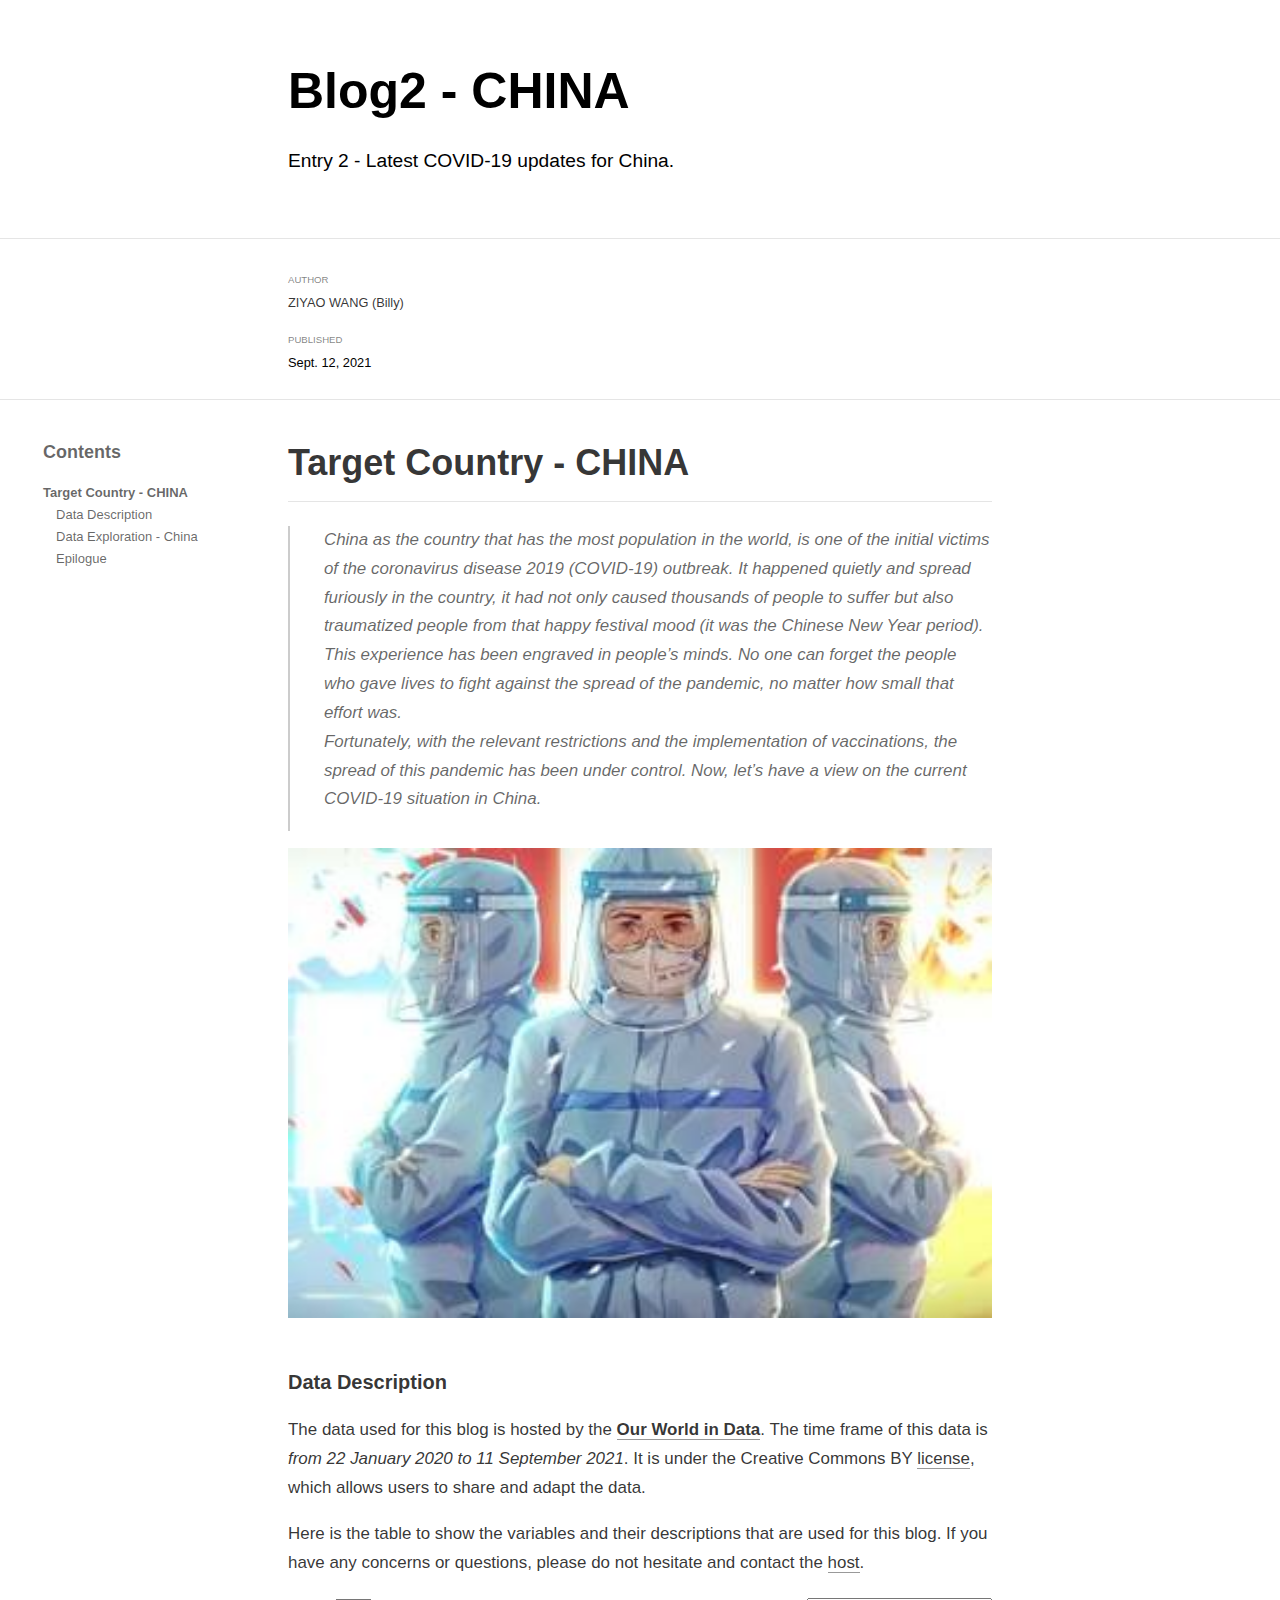
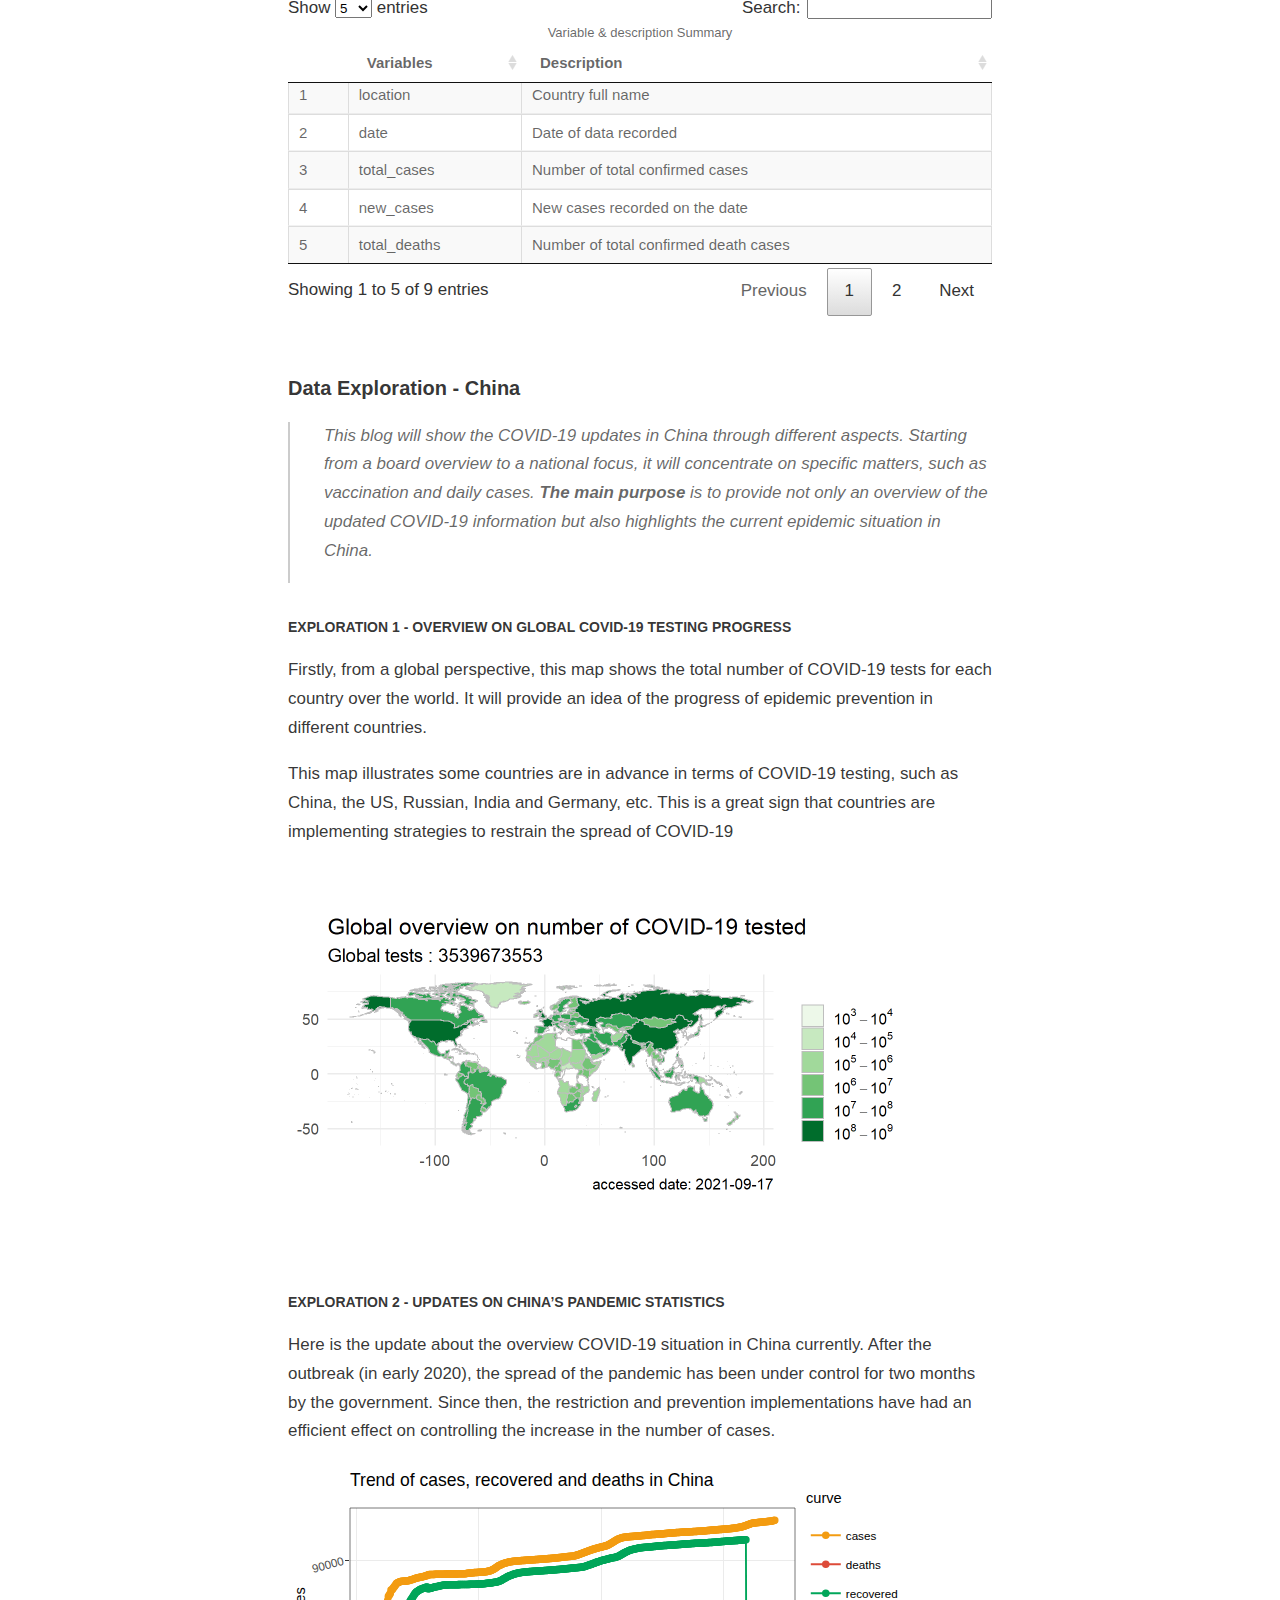
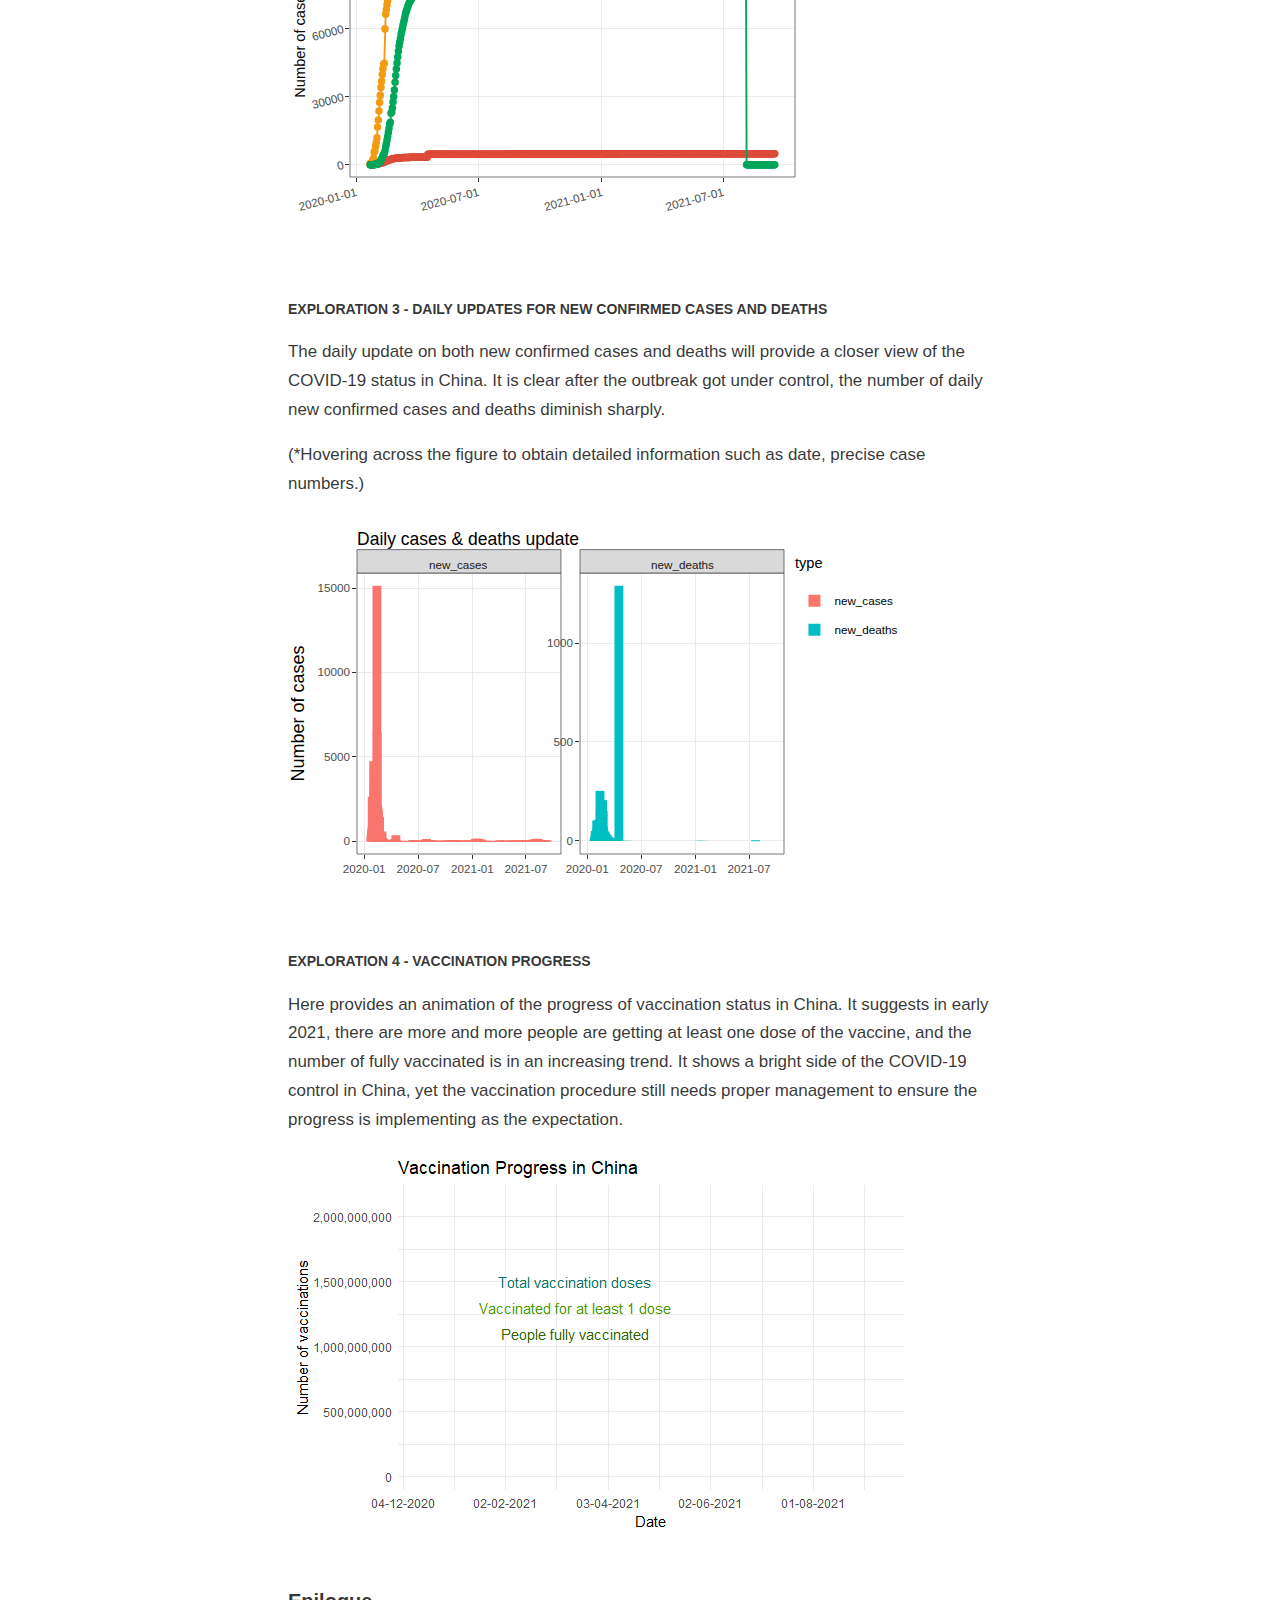
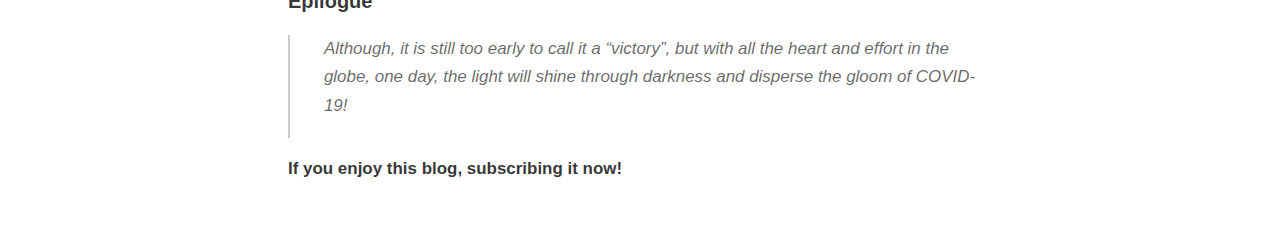
<file: _posts/2021-09-13-blog2/blog2.html>
<!DOCTYPE html>

<html xmlns="http://www.w3.org/1999/xhtml" lang="" xml:lang="">

<head>
  <meta charset="utf-8"/>
  <meta name="viewport" content="width=device-width, initial-scale=1"/>
  <meta http-equiv="X-UA-Compatible" content="IE=Edge,chrome=1"/>
  <meta name="generator" content="distill" />

  <style type="text/css">
  /* Hide doc at startup (prevent jankiness while JS renders/transforms) */
  body {
    visibility: hidden;
  }
  </style>

 <!--radix_placeholder_import_source-->
 <!--/radix_placeholder_import_source-->

<style type="text/css">code{white-space: pre;}</style>
<style type="text/css" data-origin="pandoc">
pre > code.sourceCode { white-space: pre; position: relative; }
pre > code.sourceCode > span { display: inline-block; line-height: 1.25; }
pre > code.sourceCode > span:empty { height: 1.2em; }
.sourceCode { overflow: visible; }
code.sourceCode > span { color: inherit; text-decoration: inherit; }
div.sourceCode { margin: 1em 0; }
pre.sourceCode { margin: 0; }
@media screen {
div.sourceCode { overflow: auto; }
}
@media print {
pre > code.sourceCode { white-space: pre-wrap; }
pre > code.sourceCode > span { text-indent: -5em; padding-left: 5em; }
}
pre.numberSource code
  { counter-reset: source-line 0; }
pre.numberSource code > span
  { position: relative; left: -4em; counter-increment: source-line; }
pre.numberSource code > span > a:first-child::before
  { content: counter(source-line);
    position: relative; left: -1em; text-align: right; vertical-align: baseline;
    border: none; display: inline-block;
    -webkit-touch-callout: none; -webkit-user-select: none;
    -khtml-user-select: none; -moz-user-select: none;
    -ms-user-select: none; user-select: none;
    padding: 0 4px; width: 4em;
    color: #aaaaaa;
  }
pre.numberSource { margin-left: 3em; border-left: 1px solid #aaaaaa;  padding-left: 4px; }
div.sourceCode
  {   }
@media screen {
pre > code.sourceCode > span > a:first-child::before { text-decoration: underline; }
}
code span.al { color: #ad0000; } /* Alert */
code span.an { color: #5e5e5e; } /* Annotation */
code span.at { color: #20794d; } /* Attribute */
code span.bn { color: #ad0000; } /* BaseN */
code span.bu { } /* BuiltIn */
code span.cf { color: #007ba5; } /* ControlFlow */
code span.ch { color: #20794d; } /* Char */
code span.cn { color: #8f5902; } /* Constant */
code span.co { color: #5e5e5e; } /* Comment */
code span.cv { color: #5e5e5e; font-style: italic; } /* CommentVar */
code span.do { color: #5e5e5e; font-style: italic; } /* Documentation */
code span.dt { color: #ad0000; } /* DataType */
code span.dv { color: #ad0000; } /* DecVal */
code span.er { color: #ad0000; } /* Error */
code span.ex { } /* Extension */
code span.fl { color: #ad0000; } /* Float */
code span.fu { color: #4758ab; } /* Function */
code span.im { } /* Import */
code span.in { color: #5e5e5e; } /* Information */
code span.kw { color: #007ba5; } /* Keyword */
code span.op { color: #5e5e5e; } /* Operator */
code span.ot { color: #007ba5; } /* Other */
code span.pp { color: #ad0000; } /* Preprocessor */
code span.sc { color: #20794d; } /* SpecialChar */
code span.ss { color: #20794d; } /* SpecialString */
code span.st { color: #20794d; } /* String */
code span.va { color: #111111; } /* Variable */
code span.vs { color: #20794d; } /* VerbatimString */
code span.wa { color: #5e5e5e; font-style: italic; } /* Warning */
</style>

  <!--radix_placeholder_meta_tags-->
  <title>Blog2 - CHINA</title>

  <meta property="description" itemprop="description" content="Entry 2 - Latest COVID-19 updates for China."/>


  <!--  https://schema.org/Article -->
  <meta property="article:published" itemprop="datePublished" content="2021-09-13"/>
  <meta property="article:created" itemprop="dateCreated" content="2021-09-13"/>
  <meta name="article:author" content="ZIYAO WANG (Billy)"/>

  <!--  https://developers.facebook.com/docs/sharing/webmasters#markup -->
  <meta property="og:title" content="Blog2 - CHINA"/>
  <meta property="og:type" content="article"/>
  <meta property="og:description" content="Entry 2 - Latest COVID-19 updates for China."/>
  <meta property="og:locale" content="en_US"/>

  <!--  https://dev.twitter.com/cards/types/summary -->
  <meta property="twitter:card" content="summary"/>
  <meta property="twitter:title" content="Blog2 - CHINA"/>
  <meta property="twitter:description" content="Entry 2 - Latest COVID-19 updates for China."/>

  <!--/radix_placeholder_meta_tags-->
  <!--radix_placeholder_rmarkdown_metadata-->

  <script type="text/json" id="radix-rmarkdown-metadata">
  {"type":"list","attributes":{"names":{"type":"character","attributes":{},"value":["title","description","author","date","output","preview"]}},"value":[{"type":"character","attributes":{},"value":["Blog2 - CHINA"]},{"type":"character","attributes":{},"value":["Entry 2 - Latest COVID-19 updates for China.\n"]},{"type":"list","attributes":{},"value":[{"type":"list","attributes":{"names":{"type":"character","attributes":{},"value":["name"]}},"value":[{"type":"character","attributes":{},"value":["ZIYAO WANG (Billy)"]}]}]},{"type":"character","attributes":{},"value":["09-13-2021"]},{"type":"list","attributes":{"names":{"type":"character","attributes":{},"value":["distill::distill_article"]}},"value":[{"type":"list","attributes":{"names":{"type":"character","attributes":{},"value":["toc","toc_float","self_contained"]}},"value":[{"type":"logical","attributes":{},"value":[true]},{"type":"logical","attributes":{},"value":[true]},{"type":"logical","attributes":{},"value":[false]}]}]},{"type":"character","attributes":{},"value":["blog2-china.jpg"]}]}
  </script>
  <!--/radix_placeholder_rmarkdown_metadata-->
  
  <script type="text/json" id="radix-resource-manifest">
  {"type":"character","attributes":{},"value":["blog2-china.jpg","blog2_files/anchor-4.2.2/anchor.min.js","blog2_files/bowser-1.9.3/bowser.min.js","blog2_files/crosstalk-1.1.1/css/crosstalk.css","blog2_files/crosstalk-1.1.1/js/crosstalk.js","blog2_files/crosstalk-1.1.1/js/crosstalk.js.map","blog2_files/crosstalk-1.1.1/js/crosstalk.min.js","blog2_files/crosstalk-1.1.1/js/crosstalk.min.js.map","blog2_files/datatables-binding-0.18/datatables.js","blog2_files/datatables-css-0.0.0/datatables-crosstalk.css","blog2_files/distill-2.2.21/template.v2.js","blog2_files/dt-core-1.10.20/css/jquery.dataTables.extra.css","blog2_files/dt-core-1.10.20/css/jquery.dataTables.min.css","blog2_files/dt-core-1.10.20/js/jquery.dataTables.min.js","blog2_files/figure-html5/unnamed-chunk-3-1.png","blog2_files/figure-html5/unnamed-chunk-4-1.png","blog2_files/figure-html5/unnamed-chunk-5-1.gif","blog2_files/figure-html5/unnamed-chunk-6-1.gif","blog2_files/header-attrs-2.10/header-attrs.js","blog2_files/htmlwidgets-1.5.3/htmlwidgets.js","blog2_files/jquery-1.11.3/jquery.min.js","blog2_files/jquery-3.5.1/jquery-AUTHORS.txt","blog2_files/jquery-3.5.1/jquery.js","blog2_files/jquery-3.5.1/jquery.min.js","blog2_files/jquery-3.5.1/jquery.min.map","blog2_files/plotly-binding-4.9.4.1/plotly.js","blog2_files/plotly-htmlwidgets-css-1.57.1/plotly-htmlwidgets.css","blog2_files/plotly-main-1.57.1/plotly-latest.min.js","blog2_files/popper-2.6.0/popper.min.js","blog2_files/tippy-6.2.7/tippy-bundle.umd.min.js","blog2_files/tippy-6.2.7/tippy-light-border.css","blog2_files/tippy-6.2.7/tippy.css","blog2_files/tippy-6.2.7/tippy.umd.min.js","blog2_files/typedarray-0.1/typedarray.min.js","blog2_files/webcomponents-2.0.0/webcomponents.js","intro-blog2.jpg","update.gif","vacc.gif"]}
  </script>
  <!--radix_placeholder_navigation_in_header-->
  <!--/radix_placeholder_navigation_in_header-->
  <!--radix_placeholder_distill-->

  <style type="text/css">

  body {
    background-color: white;
  }

  .pandoc-table {
    width: 100%;
  }

  .pandoc-table>caption {
    margin-bottom: 10px;
  }

  .pandoc-table th:not([align]) {
    text-align: left;
  }

  .pagedtable-footer {
    font-size: 15px;
  }

  d-byline .byline {
    grid-template-columns: 2fr 2fr;
  }

  d-byline .byline h3 {
    margin-block-start: 1.5em;
  }

  d-byline .byline .authors-affiliations h3 {
    margin-block-start: 0.5em;
  }

  .authors-affiliations .orcid-id {
    width: 16px;
    height:16px;
    margin-left: 4px;
    margin-right: 4px;
    vertical-align: middle;
    padding-bottom: 2px;
  }

  d-title .dt-tags {
    margin-top: 1em;
    grid-column: text;
  }

  .dt-tags .dt-tag {
    text-decoration: none;
    display: inline-block;
    color: rgba(0,0,0,0.6);
    padding: 0em 0.4em;
    margin-right: 0.5em;
    margin-bottom: 0.4em;
    font-size: 70%;
    border: 1px solid rgba(0,0,0,0.2);
    border-radius: 3px;
    text-transform: uppercase;
    font-weight: 500;
  }

  d-article table.gt_table td,
  d-article table.gt_table th {
    border-bottom: none;
  }

  .html-widget {
    margin-bottom: 2.0em;
  }

  .l-screen-inset {
    padding-right: 16px;
  }

  .l-screen .caption {
    margin-left: 10px;
  }

  .shaded {
    background: rgb(247, 247, 247);
    padding-top: 20px;
    padding-bottom: 20px;
    border-top: 1px solid rgba(0, 0, 0, 0.1);
    border-bottom: 1px solid rgba(0, 0, 0, 0.1);
  }

  .shaded .html-widget {
    margin-bottom: 0;
    border: 1px solid rgba(0, 0, 0, 0.1);
  }

  .shaded .shaded-content {
    background: white;
  }

  .text-output {
    margin-top: 0;
    line-height: 1.5em;
  }

  .hidden {
    display: none !important;
  }

  d-article {
    padding-top: 2.5rem;
    padding-bottom: 30px;
  }

  d-appendix {
    padding-top: 30px;
  }

  d-article>p>img {
    width: 100%;
  }

  d-article h2 {
    margin: 1rem 0 1.5rem 0;
  }

  d-article h3 {
    margin-top: 1.5rem;
  }

  d-article iframe {
    border: 1px solid rgba(0, 0, 0, 0.1);
    margin-bottom: 2.0em;
    width: 100%;
  }

  /* Tweak code blocks */

  d-article div.sourceCode code,
  d-article pre code {
    font-family: Consolas, Monaco, 'Andale Mono', 'Ubuntu Mono', monospace;
  }

  d-article pre,
  d-article div.sourceCode,
  d-article div.sourceCode pre {
    overflow: auto;
  }

  d-article div.sourceCode {
    background-color: white;
  }

  d-article div.sourceCode pre {
    padding-left: 10px;
    font-size: 12px;
    border-left: 2px solid rgba(0,0,0,0.1);
  }

  d-article pre {
    font-size: 12px;
    color: black;
    background: none;
    margin-top: 0;
    text-align: left;
    white-space: pre;
    word-spacing: normal;
    word-break: normal;
    word-wrap: normal;
    line-height: 1.5;

    -moz-tab-size: 4;
    -o-tab-size: 4;
    tab-size: 4;

    -webkit-hyphens: none;
    -moz-hyphens: none;
    -ms-hyphens: none;
    hyphens: none;
  }

  d-article pre a {
    border-bottom: none;
  }

  d-article pre a:hover {
    border-bottom: none;
    text-decoration: underline;
  }

  d-article details {
    grid-column: text;
    margin-bottom: 0.8em;
  }

  @media(min-width: 768px) {

  d-article pre,
  d-article div.sourceCode,
  d-article div.sourceCode pre {
    overflow: visible !important;
  }

  d-article div.sourceCode pre {
    padding-left: 18px;
    font-size: 14px;
  }

  d-article pre {
    font-size: 14px;
  }

  }

  figure img.external {
    background: white;
    border: 1px solid rgba(0, 0, 0, 0.1);
    box-shadow: 0 1px 8px rgba(0, 0, 0, 0.1);
    padding: 18px;
    box-sizing: border-box;
  }

  /* CSS for d-contents */

  .d-contents {
    grid-column: text;
    color: rgba(0,0,0,0.8);
    font-size: 0.9em;
    padding-bottom: 1em;
    margin-bottom: 1em;
    padding-bottom: 0.5em;
    margin-bottom: 1em;
    padding-left: 0.25em;
    justify-self: start;
  }

  @media(min-width: 1000px) {
    .d-contents.d-contents-float {
      height: 0;
      grid-column-start: 1;
      grid-column-end: 4;
      justify-self: center;
      padding-right: 3em;
      padding-left: 2em;
    }
  }

  .d-contents nav h3 {
    font-size: 18px;
    margin-top: 0;
    margin-bottom: 1em;
  }

  .d-contents li {
    list-style-type: none
  }

  .d-contents nav > ul {
    padding-left: 0;
  }

  .d-contents ul {
    padding-left: 1em
  }

  .d-contents nav ul li {
    margin-top: 0.6em;
    margin-bottom: 0.2em;
  }

  .d-contents nav a {
    font-size: 13px;
    border-bottom: none;
    text-decoration: none
    color: rgba(0, 0, 0, 0.8);
  }

  .d-contents nav a:hover {
    text-decoration: underline solid rgba(0, 0, 0, 0.6)
  }

  .d-contents nav > ul > li > a {
    font-weight: 600;
  }

  .d-contents nav > ul > li > ul {
    font-weight: inherit;
  }

  .d-contents nav > ul > li > ul > li {
    margin-top: 0.2em;
  }


  .d-contents nav ul {
    margin-top: 0;
    margin-bottom: 0.25em;
  }

  .d-article-with-toc h2:nth-child(2) {
    margin-top: 0;
  }


  /* Figure */

  .figure {
    position: relative;
    margin-bottom: 2.5em;
    margin-top: 1.5em;
  }

  .figure img {
    width: 100%;
  }

  .figure .caption {
    color: rgba(0, 0, 0, 0.6);
    font-size: 12px;
    line-height: 1.5em;
  }

  .figure img.external {
    background: white;
    border: 1px solid rgba(0, 0, 0, 0.1);
    box-shadow: 0 1px 8px rgba(0, 0, 0, 0.1);
    padding: 18px;
    box-sizing: border-box;
  }

  .figure .caption a {
    color: rgba(0, 0, 0, 0.6);
  }

  .figure .caption b,
  .figure .caption strong, {
    font-weight: 600;
    color: rgba(0, 0, 0, 1.0);
  }

  /* Citations */

  d-article .citation {
    color: inherit;
    cursor: inherit;
  }

  div.hanging-indent{
    margin-left: 1em; text-indent: -1em;
  }

  /* Citation hover box */

  .tippy-box[data-theme~=light-border] {
    background-color: rgba(250, 250, 250, 0.95);
  }

  .tippy-content > p {
    margin-bottom: 0;
    padding: 2px;
  }


  /* Tweak 1000px media break to show more text */

  @media(min-width: 1000px) {
    .base-grid,
    distill-header,
    d-title,
    d-abstract,
    d-article,
    d-appendix,
    distill-appendix,
    d-byline,
    d-footnote-list,
    d-citation-list,
    distill-footer {
      grid-template-columns: [screen-start] 1fr [page-start kicker-start] 80px [middle-start] 50px [text-start kicker-end] 65px 65px 65px 65px 65px 65px 65px 65px [text-end gutter-start] 65px [middle-end] 65px [page-end gutter-end] 1fr [screen-end];
      grid-column-gap: 16px;
    }

    .grid {
      grid-column-gap: 16px;
    }

    d-article {
      font-size: 1.06rem;
      line-height: 1.7em;
    }
    figure .caption, .figure .caption, figure figcaption {
      font-size: 13px;
    }
  }

  @media(min-width: 1180px) {
    .base-grid,
    distill-header,
    d-title,
    d-abstract,
    d-article,
    d-appendix,
    distill-appendix,
    d-byline,
    d-footnote-list,
    d-citation-list,
    distill-footer {
      grid-template-columns: [screen-start] 1fr [page-start kicker-start] 60px [middle-start] 60px [text-start kicker-end] 60px 60px 60px 60px 60px 60px 60px 60px [text-end gutter-start] 60px [middle-end] 60px [page-end gutter-end] 1fr [screen-end];
      grid-column-gap: 32px;
    }

    .grid {
      grid-column-gap: 32px;
    }
  }


  /* Get the citation styles for the appendix (not auto-injected on render since
     we do our own rendering of the citation appendix) */

  d-appendix .citation-appendix,
  .d-appendix .citation-appendix {
    font-size: 11px;
    line-height: 15px;
    border-left: 1px solid rgba(0, 0, 0, 0.1);
    padding-left: 18px;
    border: 1px solid rgba(0,0,0,0.1);
    background: rgba(0, 0, 0, 0.02);
    padding: 10px 18px;
    border-radius: 3px;
    color: rgba(150, 150, 150, 1);
    overflow: hidden;
    margin-top: -12px;
    white-space: pre-wrap;
    word-wrap: break-word;
  }

  /* Include appendix styles here so they can be overridden */

  d-appendix {
    contain: layout style;
    font-size: 0.8em;
    line-height: 1.7em;
    margin-top: 60px;
    margin-bottom: 0;
    border-top: 1px solid rgba(0, 0, 0, 0.1);
    color: rgba(0,0,0,0.5);
    padding-top: 60px;
    padding-bottom: 48px;
  }

  d-appendix h3 {
    grid-column: page-start / text-start;
    font-size: 15px;
    font-weight: 500;
    margin-top: 1em;
    margin-bottom: 0;
    color: rgba(0,0,0,0.65);
  }

  d-appendix h3 + * {
    margin-top: 1em;
  }

  d-appendix ol {
    padding: 0 0 0 15px;
  }

  @media (min-width: 768px) {
    d-appendix ol {
      padding: 0 0 0 30px;
      margin-left: -30px;
    }
  }

  d-appendix li {
    margin-bottom: 1em;
  }

  d-appendix a {
    color: rgba(0, 0, 0, 0.6);
  }

  d-appendix > * {
    grid-column: text;
  }

  d-appendix > d-footnote-list,
  d-appendix > d-citation-list,
  d-appendix > distill-appendix {
    grid-column: screen;
  }

  /* Include footnote styles here so they can be overridden */

  d-footnote-list {
    contain: layout style;
  }

  d-footnote-list > * {
    grid-column: text;
  }

  d-footnote-list a.footnote-backlink {
    color: rgba(0,0,0,0.3);
    padding-left: 0.5em;
  }



  /* Anchor.js */

  .anchorjs-link {
    /*transition: all .25s linear; */
    text-decoration: none;
    border-bottom: none;
  }
  *:hover > .anchorjs-link {
    margin-left: -1.125em !important;
    text-decoration: none;
    border-bottom: none;
  }

  /* Social footer */

  .social_footer {
    margin-top: 30px;
    margin-bottom: 0;
    color: rgba(0,0,0,0.67);
  }

  .disqus-comments {
    margin-right: 30px;
  }

  .disqus-comment-count {
    border-bottom: 1px solid rgba(0, 0, 0, 0.4);
    cursor: pointer;
  }

  #disqus_thread {
    margin-top: 30px;
  }

  .article-sharing a {
    border-bottom: none;
    margin-right: 8px;
  }

  .article-sharing a:hover {
    border-bottom: none;
  }

  .sidebar-section.subscribe {
    font-size: 12px;
    line-height: 1.6em;
  }

  .subscribe p {
    margin-bottom: 0.5em;
  }


  .article-footer .subscribe {
    font-size: 15px;
    margin-top: 45px;
  }


  .sidebar-section.custom {
    font-size: 12px;
    line-height: 1.6em;
  }

  .custom p {
    margin-bottom: 0.5em;
  }

  /* Styles for listing layout (hide title) */
  .layout-listing d-title, .layout-listing .d-title {
    display: none;
  }

  /* Styles for posts lists (not auto-injected) */


  .posts-with-sidebar {
    padding-left: 45px;
    padding-right: 45px;
  }

  .posts-list .description h2,
  .posts-list .description p {
    font-family: -apple-system, BlinkMacSystemFont, "Segoe UI", Roboto, Oxygen, Ubuntu, Cantarell, "Fira Sans", "Droid Sans", "Helvetica Neue", Arial, sans-serif;
  }

  .posts-list .description h2 {
    font-weight: 700;
    border-bottom: none;
    padding-bottom: 0;
  }

  .posts-list h2.post-tag {
    border-bottom: 1px solid rgba(0, 0, 0, 0.2);
    padding-bottom: 12px;
  }
  .posts-list {
    margin-top: 60px;
    margin-bottom: 24px;
  }

  .posts-list .post-preview {
    text-decoration: none;
    overflow: hidden;
    display: block;
    border-bottom: 1px solid rgba(0, 0, 0, 0.1);
    padding: 24px 0;
  }

  .post-preview-last {
    border-bottom: none !important;
  }

  .posts-list .posts-list-caption {
    grid-column: screen;
    font-weight: 400;
  }

  .posts-list .post-preview h2 {
    margin: 0 0 6px 0;
    line-height: 1.2em;
    font-style: normal;
    font-size: 24px;
  }

  .posts-list .post-preview p {
    margin: 0 0 12px 0;
    line-height: 1.4em;
    font-size: 16px;
  }

  .posts-list .post-preview .thumbnail {
    box-sizing: border-box;
    margin-bottom: 24px;
    position: relative;
    max-width: 500px;
  }
  .posts-list .post-preview img {
    width: 100%;
    display: block;
  }

  .posts-list .metadata {
    font-size: 12px;
    line-height: 1.4em;
    margin-bottom: 18px;
  }

  .posts-list .metadata > * {
    display: inline-block;
  }

  .posts-list .metadata .publishedDate {
    margin-right: 2em;
  }

  .posts-list .metadata .dt-authors {
    display: block;
    margin-top: 0.3em;
    margin-right: 2em;
  }

  .posts-list .dt-tags {
    display: block;
    line-height: 1em;
  }

  .posts-list .dt-tags .dt-tag {
    display: inline-block;
    color: rgba(0,0,0,0.6);
    padding: 0.3em 0.4em;
    margin-right: 0.2em;
    margin-bottom: 0.4em;
    font-size: 60%;
    border: 1px solid rgba(0,0,0,0.2);
    border-radius: 3px;
    text-transform: uppercase;
    font-weight: 500;
  }

  .posts-list img {
    opacity: 1;
  }

  .posts-list img[data-src] {
    opacity: 0;
  }

  .posts-more {
    clear: both;
  }


  .posts-sidebar {
    font-size: 16px;
  }

  .posts-sidebar h3 {
    font-size: 16px;
    margin-top: 0;
    margin-bottom: 0.5em;
    font-weight: 400;
    text-transform: uppercase;
  }

  .sidebar-section {
    margin-bottom: 30px;
  }

  .categories ul {
    list-style-type: none;
    margin: 0;
    padding: 0;
  }

  .categories li {
    color: rgba(0, 0, 0, 0.8);
    margin-bottom: 0;
  }

  .categories li>a {
    border-bottom: none;
  }

  .categories li>a:hover {
    border-bottom: 1px solid rgba(0, 0, 0, 0.4);
  }

  .categories .active {
    font-weight: 600;
  }

  .categories .category-count {
    color: rgba(0, 0, 0, 0.4);
  }


  @media(min-width: 768px) {
    .posts-list .post-preview h2 {
      font-size: 26px;
    }
    .posts-list .post-preview .thumbnail {
      float: right;
      width: 30%;
      margin-bottom: 0;
    }
    .posts-list .post-preview .description {
      float: left;
      width: 45%;
    }
    .posts-list .post-preview .metadata {
      float: left;
      width: 20%;
      margin-top: 8px;
    }
    .posts-list .post-preview p {
      margin: 0 0 12px 0;
      line-height: 1.5em;
      font-size: 16px;
    }
    .posts-with-sidebar .posts-list {
      float: left;
      width: 75%;
    }
    .posts-with-sidebar .posts-sidebar {
      float: right;
      width: 20%;
      margin-top: 60px;
      padding-top: 24px;
      padding-bottom: 24px;
    }
  }


  /* Improve display for browsers without grid (IE/Edge <= 15) */

  .downlevel {
    line-height: 1.6em;
    font-family: -apple-system, BlinkMacSystemFont, "Segoe UI", Roboto, Oxygen, Ubuntu, Cantarell, "Fira Sans", "Droid Sans", "Helvetica Neue", Arial, sans-serif;
    margin: 0;
  }

  .downlevel .d-title {
    padding-top: 6rem;
    padding-bottom: 1.5rem;
  }

  .downlevel .d-title h1 {
    font-size: 50px;
    font-weight: 700;
    line-height: 1.1em;
    margin: 0 0 0.5rem;
  }

  .downlevel .d-title p {
    font-weight: 300;
    font-size: 1.2rem;
    line-height: 1.55em;
    margin-top: 0;
  }

  .downlevel .d-byline {
    padding-top: 0.8em;
    padding-bottom: 0.8em;
    font-size: 0.8rem;
    line-height: 1.8em;
  }

  .downlevel .section-separator {
    border: none;
    border-top: 1px solid rgba(0, 0, 0, 0.1);
  }

  .downlevel .d-article {
    font-size: 1.06rem;
    line-height: 1.7em;
    padding-top: 1rem;
    padding-bottom: 2rem;
  }


  .downlevel .d-appendix {
    padding-left: 0;
    padding-right: 0;
    max-width: none;
    font-size: 0.8em;
    line-height: 1.7em;
    margin-bottom: 0;
    color: rgba(0,0,0,0.5);
    padding-top: 40px;
    padding-bottom: 48px;
  }

  .downlevel .footnotes ol {
    padding-left: 13px;
  }

  .downlevel .base-grid,
  .downlevel .distill-header,
  .downlevel .d-title,
  .downlevel .d-abstract,
  .downlevel .d-article,
  .downlevel .d-appendix,
  .downlevel .distill-appendix,
  .downlevel .d-byline,
  .downlevel .d-footnote-list,
  .downlevel .d-citation-list,
  .downlevel .distill-footer,
  .downlevel .appendix-bottom,
  .downlevel .posts-container {
    padding-left: 40px;
    padding-right: 40px;
  }

  @media(min-width: 768px) {
    .downlevel .base-grid,
    .downlevel .distill-header,
    .downlevel .d-title,
    .downlevel .d-abstract,
    .downlevel .d-article,
    .downlevel .d-appendix,
    .downlevel .distill-appendix,
    .downlevel .d-byline,
    .downlevel .d-footnote-list,
    .downlevel .d-citation-list,
    .downlevel .distill-footer,
    .downlevel .appendix-bottom,
    .downlevel .posts-container {
    padding-left: 150px;
    padding-right: 150px;
    max-width: 900px;
  }
  }

  .downlevel pre code {
    display: block;
    border-left: 2px solid rgba(0, 0, 0, .1);
    padding: 0 0 0 20px;
    font-size: 14px;
  }

  .downlevel code, .downlevel pre {
    color: black;
    background: none;
    font-family: Consolas, Monaco, 'Andale Mono', 'Ubuntu Mono', monospace;
    text-align: left;
    white-space: pre;
    word-spacing: normal;
    word-break: normal;
    word-wrap: normal;
    line-height: 1.5;

    -moz-tab-size: 4;
    -o-tab-size: 4;
    tab-size: 4;

    -webkit-hyphens: none;
    -moz-hyphens: none;
    -ms-hyphens: none;
    hyphens: none;
  }

  .downlevel .posts-list .post-preview {
    color: inherit;
  }



  </style>

  <script type="application/javascript">

  function is_downlevel_browser() {
    if (bowser.isUnsupportedBrowser({ msie: "12", msedge: "16"},
                                   window.navigator.userAgent)) {
      return true;
    } else {
      return window.load_distill_framework === undefined;
    }
  }

  // show body when load is complete
  function on_load_complete() {

    // add anchors
    if (window.anchors) {
      window.anchors.options.placement = 'left';
      window.anchors.add('d-article > h2, d-article > h3, d-article > h4, d-article > h5');
    }


    // set body to visible
    document.body.style.visibility = 'visible';

    // force redraw for leaflet widgets
    if (window.HTMLWidgets) {
      var maps = window.HTMLWidgets.findAll(".leaflet");
      $.each(maps, function(i, el) {
        var map = this.getMap();
        map.invalidateSize();
        map.eachLayer(function(layer) {
          if (layer instanceof L.TileLayer)
            layer.redraw();
        });
      });
    }

    // trigger 'shown' so htmlwidgets resize
    $('d-article').trigger('shown');
  }

  function init_distill() {

    init_common();

    // create front matter
    var front_matter = $('<d-front-matter></d-front-matter>');
    $('#distill-front-matter').wrap(front_matter);

    // create d-title
    $('.d-title').changeElementType('d-title');

    // create d-byline
    var byline = $('<d-byline></d-byline>');
    $('.d-byline').replaceWith(byline);

    // create d-article
    var article = $('<d-article></d-article>');
    $('.d-article').wrap(article).children().unwrap();

    // move posts container into article
    $('.posts-container').appendTo($('d-article'));

    // create d-appendix
    $('.d-appendix').changeElementType('d-appendix');

    // flag indicating that we have appendix items
    var appendix = $('.appendix-bottom').children('h3').length > 0;

    // replace footnotes with <d-footnote>
    $('.footnote-ref').each(function(i, val) {
      appendix = true;
      var href = $(this).attr('href');
      var id = href.replace('#', '');
      var fn = $('#' + id);
      var fn_p = $('#' + id + '>p');
      fn_p.find('.footnote-back').remove();
      var text = fn_p.html();
      var dtfn = $('<d-footnote></d-footnote>');
      dtfn.html(text);
      $(this).replaceWith(dtfn);
    });
    // remove footnotes
    $('.footnotes').remove();

    // move refs into #references-listing
    $('#references-listing').replaceWith($('#refs'));

    $('h1.appendix, h2.appendix').each(function(i, val) {
      $(this).changeElementType('h3');
    });
    $('h3.appendix').each(function(i, val) {
      var id = $(this).attr('id');
      $('.d-contents a[href="#' + id + '"]').parent().remove();
      appendix = true;
      $(this).nextUntil($('h1, h2, h3')).addBack().appendTo($('d-appendix'));
    });

    // show d-appendix if we have appendix content
    $("d-appendix").css('display', appendix ? 'grid' : 'none');

    // localize layout chunks to just output
    $('.layout-chunk').each(function(i, val) {

      // capture layout
      var layout = $(this).attr('data-layout');

      // apply layout to markdown level block elements
      var elements = $(this).children().not('details, div.sourceCode, pre, script');
      elements.each(function(i, el) {
        var layout_div = $('<div class="' + layout + '"></div>');
        if (layout_div.hasClass('shaded')) {
          var shaded_content = $('<div class="shaded-content"></div>');
          $(this).wrap(shaded_content);
          $(this).parent().wrap(layout_div);
        } else {
          $(this).wrap(layout_div);
        }
      });


      // unwrap the layout-chunk div
      $(this).children().unwrap();
    });

    // remove code block used to force  highlighting css
    $('.distill-force-highlighting-css').parent().remove();

    // remove empty line numbers inserted by pandoc when using a
    // custom syntax highlighting theme
    $('code.sourceCode a:empty').remove();

    // load distill framework
    load_distill_framework();

    // wait for window.distillRunlevel == 4 to do post processing
    function distill_post_process() {

      if (!window.distillRunlevel || window.distillRunlevel < 4)
        return;

      // hide author/affiliations entirely if we have no authors
      var front_matter = JSON.parse($("#distill-front-matter").html());
      var have_authors = front_matter.authors && front_matter.authors.length > 0;
      if (!have_authors)
        $('d-byline').addClass('hidden');

      // article with toc class
      $('.d-contents').parent().addClass('d-article-with-toc');

      // strip links that point to #
      $('.authors-affiliations').find('a[href="#"]').removeAttr('href');

      // add orcid ids
      $('.authors-affiliations').find('.author').each(function(i, el) {
        var orcid_id = front_matter.authors[i].orcidID;
        if (orcid_id) {
          var a = $('<a></a>');
          a.attr('href', 'https://orcid.org/' + orcid_id);
          var img = $('<img></img>');
          img.addClass('orcid-id');
          img.attr('alt', 'ORCID ID');
          img.attr('src','[data-uri]');
          a.append(img);
          $(this).append(a);
        }
      });

      // hide elements of author/affiliations grid that have no value
      function hide_byline_column(caption) {
        $('d-byline').find('h3:contains("' + caption + '")').parent().css('visibility', 'hidden');
      }

      // affiliations
      var have_affiliations = false;
      for (var i = 0; i<front_matter.authors.length; ++i) {
        var author = front_matter.authors[i];
        if (author.affiliation !== "&nbsp;") {
          have_affiliations = true;
          break;
        }
      }
      if (!have_affiliations)
        $('d-byline').find('h3:contains("Affiliations")').css('visibility', 'hidden');

      // published date
      if (!front_matter.publishedDate)
        hide_byline_column("Published");

      // document object identifier
      var doi = $('d-byline').find('h3:contains("DOI")');
      var doi_p = doi.next().empty();
      if (!front_matter.doi) {
        // if we have a citation and valid citationText then link to that
        if ($('#citation').length > 0 && front_matter.citationText) {
          doi.html('Citation');
          $('<a href="#citation"></a>')
            .text(front_matter.citationText)
            .appendTo(doi_p);
        } else {
          hide_byline_column("DOI");
        }
      } else {
        $('<a></a>')
           .attr('href', "https://doi.org/" + front_matter.doi)
           .html(front_matter.doi)
           .appendTo(doi_p);
      }

       // change plural form of authors/affiliations
      if (front_matter.authors.length === 1) {
        var grid = $('.authors-affiliations');
        grid.children('h3:contains("Authors")').text('Author');
        grid.children('h3:contains("Affiliations")').text('Affiliation');
      }

      // remove d-appendix and d-footnote-list local styles
      $('d-appendix > style:first-child').remove();
      $('d-footnote-list > style:first-child').remove();

      // move appendix-bottom entries to the bottom
      $('.appendix-bottom').appendTo('d-appendix').children().unwrap();
      $('.appendix-bottom').remove();

      // hoverable references
      $('span.citation[data-cites]').each(function() {
        var refHtml = $('#ref-' + $(this).attr('data-cites')).html();
        window.tippy(this, {
          allowHTML: true,
          content: refHtml,
          maxWidth: 500,
          interactive: true,
          interactiveBorder: 10,
          theme: 'light-border',
          placement: 'bottom-start'
        });
      });

      // clear polling timer
      clearInterval(tid);

      // show body now that everything is ready
      on_load_complete();
    }

    var tid = setInterval(distill_post_process, 50);
    distill_post_process();

  }

  function init_downlevel() {

    init_common();

     // insert hr after d-title
    $('.d-title').after($('<hr class="section-separator"/>'));

    // check if we have authors
    var front_matter = JSON.parse($("#distill-front-matter").html());
    var have_authors = front_matter.authors && front_matter.authors.length > 0;

    // manage byline/border
    if (!have_authors)
      $('.d-byline').remove();
    $('.d-byline').after($('<hr class="section-separator"/>'));
    $('.d-byline a').remove();

    // remove toc
    $('.d-contents').remove();

    // move appendix elements
    $('h1.appendix, h2.appendix').each(function(i, val) {
      $(this).changeElementType('h3');
    });
    $('h3.appendix').each(function(i, val) {
      $(this).nextUntil($('h1, h2, h3')).addBack().appendTo($('.d-appendix'));
    });


    // inject headers into references and footnotes
    var refs_header = $('<h3></h3>');
    refs_header.text('References');
    $('#refs').prepend(refs_header);

    var footnotes_header = $('<h3></h3');
    footnotes_header.text('Footnotes');
    $('.footnotes').children('hr').first().replaceWith(footnotes_header);

    // move appendix-bottom entries to the bottom
    $('.appendix-bottom').appendTo('.d-appendix').children().unwrap();
    $('.appendix-bottom').remove();

    // remove appendix if it's empty
    if ($('.d-appendix').children().length === 0)
      $('.d-appendix').remove();

    // prepend separator above appendix
    $('.d-appendix').before($('<hr class="section-separator" style="clear: both"/>'));

    // trim code
    $('pre>code').each(function(i, val) {
      $(this).html($.trim($(this).html()));
    });

    // move posts-container right before article
    $('.posts-container').insertBefore($('.d-article'));

    $('body').addClass('downlevel');

    on_load_complete();
  }


  function init_common() {

    // jquery plugin to change element types
    (function($) {
      $.fn.changeElementType = function(newType) {
        var attrs = {};

        $.each(this[0].attributes, function(idx, attr) {
          attrs[attr.nodeName] = attr.nodeValue;
        });

        this.replaceWith(function() {
          return $("<" + newType + "/>", attrs).append($(this).contents());
        });
      };
    })(jQuery);

    // prevent underline for linked images
    $('a > img').parent().css({'border-bottom' : 'none'});

    // mark non-body figures created by knitr chunks as 100% width
    $('.layout-chunk').each(function(i, val) {
      var figures = $(this).find('img, .html-widget');
      if ($(this).attr('data-layout') !== "l-body") {
        figures.css('width', '100%');
      } else {
        figures.css('max-width', '100%');
        figures.filter("[width]").each(function(i, val) {
          var fig = $(this);
          fig.css('width', fig.attr('width') + 'px');
        });

      }
    });

    // auto-append index.html to post-preview links in file: protocol
    // and in rstudio ide preview
    $('.post-preview').each(function(i, val) {
      if (window.location.protocol === "file:")
        $(this).attr('href', $(this).attr('href') + "index.html");
    });

    // get rid of index.html references in header
    if (window.location.protocol !== "file:") {
      $('.distill-site-header a[href]').each(function(i,val) {
        $(this).attr('href', $(this).attr('href').replace("index.html", "./"));
      });
    }

    // add class to pandoc style tables
    $('tr.header').parent('thead').parent('table').addClass('pandoc-table');
    $('.kable-table').children('table').addClass('pandoc-table');

    // add figcaption style to table captions
    $('caption').parent('table').addClass("figcaption");

    // initialize posts list
    if (window.init_posts_list)
      window.init_posts_list();

    // implmement disqus comment link
    $('.disqus-comment-count').click(function() {
      window.headroom_prevent_pin = true;
      $('#disqus_thread').toggleClass('hidden');
      if (!$('#disqus_thread').hasClass('hidden')) {
        var offset = $(this).offset();
        $(window).resize();
        $('html, body').animate({
          scrollTop: offset.top - 35
        });
      }
    });
  }

  document.addEventListener('DOMContentLoaded', function() {
    if (is_downlevel_browser())
      init_downlevel();
    else
      window.addEventListener('WebComponentsReady', init_distill);
  });

  </script>

  <!--/radix_placeholder_distill-->
  <script src="blog2_files/header-attrs-2.10/header-attrs.js"></script>
  <script src="blog2_files/htmlwidgets-1.5.3/htmlwidgets.js"></script>
  <script src="blog2_files/jquery-3.5.1/jquery.min.js"></script>
  <link href="blog2_files/datatables-css-0.0.0/datatables-crosstalk.css" rel="stylesheet" />
  <script src="blog2_files/datatables-binding-0.18/datatables.js"></script>
  <link href="blog2_files/dt-core-1.10.20/css/jquery.dataTables.min.css" rel="stylesheet" />
  <link href="blog2_files/dt-core-1.10.20/css/jquery.dataTables.extra.css" rel="stylesheet" />
  <script src="blog2_files/dt-core-1.10.20/js/jquery.dataTables.min.js"></script>
  <link href="blog2_files/crosstalk-1.1.1/css/crosstalk.css" rel="stylesheet" />
  <script src="blog2_files/crosstalk-1.1.1/js/crosstalk.min.js"></script>
  <script src="blog2_files/plotly-binding-4.9.4.1/plotly.js"></script>
  <script src="blog2_files/typedarray-0.1/typedarray.min.js"></script>
  <link href="blog2_files/plotly-htmlwidgets-css-1.57.1/plotly-htmlwidgets.css" rel="stylesheet" />
  <script src="blog2_files/plotly-main-1.57.1/plotly-latest.min.js"></script>
  <script src="blog2_files/popper-2.6.0/popper.min.js"></script>
  <link href="blog2_files/tippy-6.2.7/tippy.css" rel="stylesheet" />
  <link href="blog2_files/tippy-6.2.7/tippy-light-border.css" rel="stylesheet" />
  <script src="blog2_files/tippy-6.2.7/tippy.umd.min.js"></script>
  <script src="blog2_files/anchor-4.2.2/anchor.min.js"></script>
  <script src="blog2_files/bowser-1.9.3/bowser.min.js"></script>
  <script src="blog2_files/webcomponents-2.0.0/webcomponents.js"></script>
  <script src="blog2_files/distill-2.2.21/template.v2.js"></script>
  <!--radix_placeholder_site_in_header-->
  <!--/radix_placeholder_site_in_header-->


</head>

<body>

<!--radix_placeholder_front_matter-->

<script id="distill-front-matter" type="text/json">
{"title":"Blog2 - CHINA","description":"Entry 2 - Latest COVID-19 updates for China.","authors":[{"author":"ZIYAO WANG (Billy)","authorURL":"#","affiliation":"&nbsp;","affiliationURL":"#","orcidID":""}],"publishedDate":"2021-09-13T00:00:00.000+10:00","citationText":"(Billy), 2021"}
</script>

<!--/radix_placeholder_front_matter-->
<!--radix_placeholder_navigation_before_body-->
<!--/radix_placeholder_navigation_before_body-->
<!--radix_placeholder_site_before_body-->
<!--/radix_placeholder_site_before_body-->

<div class="d-title">
<h1>Blog2 - CHINA</h1>
<!--radix_placeholder_categories-->
<!--/radix_placeholder_categories-->
<p><p>Entry 2 - Latest COVID-19 updates for China.</p></p>
</div>

<div class="d-byline">
  ZIYAO WANG (Billy)  
  
<br/>09-13-2021
</div>

<div class="d-article">
<div class="d-contents d-contents-float">
<nav class="l-text toc figcaption" id="TOC">
<h3>Contents</h3>
<ul>
<li><a href="#target-country---china">Target Country - CHINA</a>
<ul>
<li><a href="#data-description">Data Description</a></li>
<li><a href="#data-exploration---china">Data Exploration - China</a></li>
<li><a href="#epilogue">Epilogue</a></li>
</ul></li>
</ul>
</nav>
</div>
<h2 id="target-country---china">Target Country - CHINA</h2>
<blockquote>
<p>China as the country that has the most population in the world, is one of the initial victims of the coronavirus disease 2019 (COVID-19) outbreak. It happened quietly and spread furiously in the country, it had not only caused thousands of people to suffer but also traumatized people from that happy festival mood (it was the Chinese New Year period). This experience has been engraved in people’s minds. No one can forget the people who gave lives to fight against the spread of the pandemic, no matter how small that effort was.<br />
Fortunately, with the relevant restrictions and the implementation of vaccinations, the spread of this pandemic has been under control. Now, let’s have a view on the current COVID-19 situation in China.</p>
</blockquote>
<p><img src="intro-blog2.jpg" /></p>
<h3 id="data-description">Data Description</h3>
<p>The data used for this blog is hosted by the <a href="https://github.com/owid/covid-19-data/tree/master/public/data/"><strong>Our World in Data</strong></a>. The time frame of this data is <em>from 22 January 2020 to 11 September 2021</em>. It is under the Creative Commons BY <a href="https://creativecommons.org/licenses/by/4.0/">license</a>, which allows users to share and adapt the data.</p>
<p>Here is the table to show the variables and their descriptions that are used for this blog. If you have any concerns or questions, please do not hesitate and contact the <a href="https://github.com/etc5523-2021/blog-ZIYAOWANG123">host</a>.</p>
<div class="layout-chunk" data-layout="l-body">
<div id="htmlwidget-fea78d4e563f9693a9fd" style="width:100%;height:auto;" class="datatables html-widget"></div>
<script type="application/json" data-for="htmlwidget-fea78d4e563f9693a9fd">{"x":{"filter":"none","caption":"<caption>Variable &amp; description Summary<\/caption>","data":[["1","2","3","4","5","6","7","8","9"],["location","date","total_cases","new_cases","total_deaths","new_deaths","total_vaccinations","people_vaccinated","people_fully_vaccinated"],["Country full name","Date of data recorded","Number of total confirmed cases","New cases recorded on the date","Number of total confirmed death cases","New deaths recored on the date","Total number of COVID-19 vaccination doses administered","Total number of people who received at least one vaccine dose","Total number of people who received all doses prescribed by the vaccination protocol"]],"container":"<table class=\"cell-border stripe\">\n  <thead>\n    <tr>\n      <th> <\/th>\n      <th>Variables<\/th>\n      <th>Description<\/th>\n    <\/tr>\n  <\/thead>\n<\/table>","options":{"pageLength":5,"lengthMenu":[5,10],"order":[],"autoWidth":false,"orderClasses":false,"columnDefs":[{"orderable":false,"targets":0}]}},"evals":[],"jsHooks":[]}</script>
</div>
<h3 id="data-exploration---china">Data Exploration - China</h3>
<blockquote>
<p>This blog will show the COVID-19 updates in China through different aspects. Starting from a board overview to a national focus, it will concentrate on specific matters, such as vaccination and daily cases. <strong>The main purpose</strong> is to provide not only an overview of the updated COVID-19 information but also highlights the current epidemic situation in China.</p>
</blockquote>
<h4 id="exploration-1---overview-on-global-covid-19-testing-progress">Exploration 1 - Overview on global COVID-19 testing progress</h4>
<p>Firstly, from a global perspective, this map shows the total number of COVID-19 tests for each country over the world. It will provide an idea of the progress of epidemic prevention in different countries.</p>
<p>This map illustrates some countries are in advance in terms of COVID-19 testing, such as China, the US, Russian, India and Germany, etc. This is a great sign that countries are implementing strategies to restrain the spread of COVID-19</p>
<div class="layout-chunk" data-layout="l-body">
<p><img src="blog2_files/figure-html5/unnamed-chunk-3-1.png" width="624" /></p>
</div>
<h4 id="exploration-2---updates-on-chinas-pandemic-statistics">Exploration 2 - Updates on China’s pandemic statistics</h4>
<p>Here is the update about the overview COVID-19 situation in China currently. After the outbreak (in early 2020), the spread of the pandemic has been under control for two months by the government. Since then, the restriction and prevention implementations have had an efficient effect on controlling the increase in the number of cases.</p>
<div class="layout-chunk" data-layout="l-body">
<div id="htmlwidget-0db3f325005ad3b6d1b8" style="width:624px;height:384px;" class="plotly html-widget"></div>
<script type="application/json" data-for="htmlwidget-0db3f325005ad3b6d1b8">{"x":{"data":[{"x":[18283,18284,18285,18286,18287,18288,18289,18290,18291,18292,18293,18294,18295,18296,18297,18298,18299,18300,18301,18302,18303,18304,18305,18306,18307,18308,18309,18310,18311,18312,18313,18314,18315,18316,18317,18318,18319,18320,18321,18322,18323,18324,18325,18326,18327,18328,18329,18330,18331,18332,18333,18334,18335,18336,18337,18338,18339,18340,18341,18342,18343,18344,18345,18346,18347,18348,18349,18350,18351,18352,18353,18354,18355,18356,18357,18358,18359,18360,18361,18362,18363,18364,18365,18366,18367,18368,18369,18370,18371,18372,18373,18374,18375,18376,18377,18378,18379,18380,18381,18382,18383,18384,18385,18386,18387,18388,18389,18390,18391,18392,18393,18394,18395,18396,18397,18398,18399,18400,18401,18402,18403,18404,18405,18406,18407,18408,18409,18410,18411,18412,18413,18414,18415,18416,18417,18418,18419,18420,18421,18422,18423,18424,18425,18426,18427,18428,18429,18430,18431,18432,18433,18434,18435,18436,18437,18438,18439,18440,18441,18442,18443,18444,18445,18446,18447,18448,18449,18450,18451,18452,18453,18454,18455,18456,18457,18458,18459,18460,18461,18462,18463,18464,18465,18466,18467,18468,18469,18470,18471,18472,18473,18474,18475,18476,18477,18478,18479,18480,18481,18482,18483,18484,18485,18486,18487,18488,18489,18490,18491,18492,18493,18494,18495,18496,18497,18498,18499,18500,18501,18502,18503,18504,18505,18506,18507,18508,18509,18510,18511,18512,18513,18514,18515,18516,18517,18518,18519,18520,18521,18522,18523,18524,18525,18526,18527,18528,18529,18530,18531,18532,18533,18534,18535,18536,18537,18538,18539,18540,18541,18542,18543,18544,18545,18546,18547,18548,18549,18550,18551,18552,18553,18554,18555,18556,18557,18558,18559,18560,18561,18562,18563,18564,18565,18566,18567,18568,18569,18570,18571,18572,18573,18574,18575,18576,18577,18578,18579,18580,18581,18582,18583,18584,18585,18586,18587,18588,18589,18590,18591,18592,18593,18594,18595,18596,18597,18598,18599,18600,18601,18602,18603,18604,18605,18606,18607,18608,18609,18610,18611,18612,18613,18614,18615,18616,18617,18618,18619,18620,18621,18622,18623,18624,18625,18626,18627,18628,18629,18630,18631,18632,18633,18634,18635,18636,18637,18638,18639,18640,18641,18642,18643,18644,18645,18646,18647,18648,18649,18650,18651,18652,18653,18654,18655,18656,18657,18658,18659,18660,18661,18662,18663,18664,18665,18666,18667,18668,18669,18670,18671,18672,18673,18674,18675,18676,18677,18678,18679,18680,18681,18682,18683,18684,18685,18686,18687,18688,18689,18690,18691,18692,18693,18694,18695,18696,18697,18698,18699,18700,18701,18702,18703,18704,18705,18706,18707,18708,18709,18710,18711,18712,18713,18714,18715,18716,18717,18718,18719,18720,18721,18722,18723,18724,18725,18726,18727,18728,18729,18730,18731,18732,18733,18734,18735,18736,18737,18738,18739,18740,18741,18742,18743,18744,18745,18746,18747,18748,18749,18750,18751,18752,18753,18754,18755,18756,18757,18758,18759,18760,18761,18762,18763,18764,18765,18766,18767,18768,18769,18770,18771,18772,18773,18774,18775,18776,18777,18778,18779,18780,18781,18782,18783,18784,18785,18786,18787,18788,18789,18790,18791,18792,18793,18794,18795,18796,18797,18798,18799,18800,18801,18802,18803,18804,18805,18806,18807,18808,18809,18810,18811,18812,18813,18814,18815,18816,18817,18818,18819,18820,18821,18822,18823,18824,18825,18826,18827,18828,18829,18830,18831,18832,18833,18834,18835,18836,18837,18838,18839,18840,18841,18842,18843,18844,18845,18846,18847,18848,18849,18850,18851,18852,18853,18854,18855,18856,18857,18858,18859,18860,18861,18862,18863,18864,18865,18866,18867,18868,18869,18870,18871,18872,18873,18874,18875,18876,18877,18878,18879,18880,18881,18882,18883,18884,18885,18886],"y":[548,643,920,1406,2075,2877,5509,6087,8141,9802,11891,16630,19716,23707,27440,30587,34110,36814,39829,42354,44386,44759,59895,66358,68413,70513,72434,74211,74619,75077,75550,77001,77022,77241,77754,78166,78600,78928,79356,79932,80136,80261,80386,80537,80690,80770,80823,80860,80887,80921,80932,80945,80977,81003,81033,81058,81102,81156,81250,81305,81435,81498,81591,81661,81782,81897,81999,82122,82198,82279,82361,82432,82511,82543,82602,82665,82718,82809,82883,82941,83014,83134,83213,83306,83356,83403,83760,83787,83805,83817,83853,83868,83884,83899,83909,83912,83918,83940,83944,83956,83959,83959,83964,83966,83968,83970,83975,83976,83990,84010,84011,84018,84024,84029,84038,84044,84054,84063,84063,84063,84063,84081,84084,84095,84102,84103,84106,84106,84123,84128,84146,84154,84161,84160,84171,84177,84186,84191,84195,84198,84209,84216,84228,84286,84335,84378,84422,84458,84494,84494,84553,84572,84624,84653,84673,84701,84725,84743,84757,84780,84785,84816,84830,84838,84857,84871,84889,84917,84950,84992,84992,85071,85117,85117,85226,85246,85327,85402,85418,85503,85622,85708,85906,86045,86202,86381,86570,86783,86990,87213,87489,87655,87827,87985,88099,88206,88328,88460,88580,88672,88793,88906,88958,89045,89144,89214,89279,89375,89441,89494,89527,89567,89616,89654,89695,89718,89752,89784,89814,89836,89863,89895,89914,89933,89953,89986,90008,90025,90058,90078,90087,90100,90127,90145,90168,90197,90219,90235,90253,90294,90311,90334,90369,90381,90399,90409,90424,90441,90456,90483,90505,90528,90545,90567,90584,90604,90629,90652,90667,90687,90728,90751,90778,90812,90830,90858,90869,90905,90925,90955,90972,91006,91022,91044,91073,91108,91128,91151,91175,91222,91271,91299,91339,91366,91397,91452,91478,91509,91552,91591,91622,91665,91693,91719,91752,91783,91807,91828,91850,91872,91885,91906,91935,91977,92037,92116,92211,92296,92402,92488,92586,92681,92814,92902,92993,93113,93221,93348,93467,93577,93670,93782,93898,94025,94124,94217,94328,94427,94537,94626,94734,94821,94953,95050,95150,95228,95298,95383,95460,95541,95632,95720,95797,95876,95963,96023,96086,96160,96246,96310,96398,96484,96562,96690,96824,96920,97095,97275,97448,97616,97775,97939,98164,98323,98544,98786,98886,99047,99247,99402,99541,99655,99746,99848,99968,100063,100127,100177,100226,100268,100318,100348,100389,100435,100475,100494,100527,100559,100578,100599,100624,100639,100666,100684,100705,100727,100758,100784,100808,100832,100851,100885,100924,100965,100990,101013,101037,101055,101076,101097,101132,101149,101175,101194,101225,101292,101349,101378,101421,101443,101460,101481,101498,101518,101533,101560,101582,101603,101623,101646,101663,101676,101692,101710,101732,101754,101799,101821,101861,101901,101920,101953,101984,102012,102027,102056,102078,102103,102118,102135,102167,102201,102242,102264,102293,102300,102333,102351,102367,102384,102399,102419,102446,102474,102494,102517,102530,102549,102560,102571,102586,102596,102613,102625,102643,102660,102671,102681,102696,102717,102746,102769,102784,102797,102822,102833,102853,102873,102890,102905,102925,102932,102948,102960,102987,103014,103045,103069,103094,103119,103150,103176,103216,103235,103261,103285,103320,103357,103380,103401,103424,103444,103467,103501,103525,103543,103571,103602,103620,103651,103680,103696,103724,103745,103755,103769,103791,103825,103841,103866,103890,103948,103966,103992,104019,104020,104072,104101,104126,104157,104193,104224,104257,104290,104355,104362,104440,104489,104563,104562,104642,104713,104800,104850,104918,104973,105050,105149,105242,105346,105433,105563,105672,105775,105902,106047,106162,106244,106348,106419,106474,106526,106571,106602,106651,106689,106711,106746,106772,106812,106839,106870,106905,106943,106982,107012,107052,107073,107102,107130,107157,107186,107212,107250,107275,107305,107324,107354,107404,107456,107549,107624,107705,107789],"text":["date: 2020-01-22<br />count:    548<br />curve: cases","date: 2020-01-23<br />count:    643<br />curve: cases","date: 2020-01-24<br />count:    920<br />curve: cases","date: 2020-01-25<br />count:   1406<br />curve: cases","date: 2020-01-26<br />count:   2075<br />curve: cases","date: 2020-01-27<br />count:   2877<br />curve: cases","date: 2020-01-28<br />count:   5509<br />curve: cases","date: 2020-01-29<br />count:   6087<br />curve: cases","date: 2020-01-30<br />count:   8141<br />curve: cases","date: 2020-01-31<br />count:   9802<br />curve: cases","date: 2020-02-01<br />count:  11891<br />curve: cases","date: 2020-02-02<br />count:  16630<br />curve: cases","date: 2020-02-03<br />count:  19716<br />curve: cases","date: 2020-02-04<br />count:  23707<br />curve: cases","date: 2020-02-05<br />count:  27440<br />curve: cases","date: 2020-02-06<br />count:  30587<br />curve: cases","date: 2020-02-07<br />count:  34110<br />curve: cases","date: 2020-02-08<br />count:  36814<br />curve: cases","date: 2020-02-09<br />count:  39829<br />curve: cases","date: 2020-02-10<br />count:  42354<br />curve: cases","date: 2020-02-11<br />count:  44386<br />curve: cases","date: 2020-02-12<br />count:  44759<br />curve: cases","date: 2020-02-13<br />count:  59895<br />curve: cases","date: 2020-02-14<br />count:  66358<br />curve: cases","date: 2020-02-15<br />count:  68413<br />curve: cases","date: 2020-02-16<br />count:  70513<br />curve: cases","date: 2020-02-17<br />count:  72434<br />curve: cases","date: 2020-02-18<br />count:  74211<br />curve: cases","date: 2020-02-19<br />count:  74619<br />curve: cases","date: 2020-02-20<br />count:  75077<br />curve: cases","date: 2020-02-21<br />count:  75550<br />curve: cases","date: 2020-02-22<br />count:  77001<br />curve: cases","date: 2020-02-23<br />count:  77022<br />curve: cases","date: 2020-02-24<br />count:  77241<br />curve: cases","date: 2020-02-25<br />count:  77754<br />curve: cases","date: 2020-02-26<br />count:  78166<br />curve: cases","date: 2020-02-27<br />count:  78600<br />curve: cases","date: 2020-02-28<br />count:  78928<br />curve: cases","date: 2020-02-29<br />count:  79356<br />curve: cases","date: 2020-03-01<br />count:  79932<br />curve: cases","date: 2020-03-02<br />count:  80136<br />curve: cases","date: 2020-03-03<br />count:  80261<br />curve: cases","date: 2020-03-04<br />count:  80386<br />curve: cases","date: 2020-03-05<br />count:  80537<br />curve: cases","date: 2020-03-06<br />count:  80690<br />curve: cases","date: 2020-03-07<br />count:  80770<br />curve: cases","date: 2020-03-08<br />count:  80823<br />curve: cases","date: 2020-03-09<br />count:  80860<br />curve: cases","date: 2020-03-10<br />count:  80887<br />curve: cases","date: 2020-03-11<br />count:  80921<br />curve: cases","date: 2020-03-12<br />count:  80932<br />curve: cases","date: 2020-03-13<br />count:  80945<br />curve: cases","date: 2020-03-14<br />count:  80977<br />curve: cases","date: 2020-03-15<br />count:  81003<br />curve: cases","date: 2020-03-16<br />count:  81033<br />curve: cases","date: 2020-03-17<br />count:  81058<br />curve: cases","date: 2020-03-18<br />count:  81102<br />curve: cases","date: 2020-03-19<br />count:  81156<br />curve: cases","date: 2020-03-20<br />count:  81250<br />curve: cases","date: 2020-03-21<br />count:  81305<br />curve: cases","date: 2020-03-22<br />count:  81435<br />curve: cases","date: 2020-03-23<br />count:  81498<br />curve: cases","date: 2020-03-24<br />count:  81591<br />curve: cases","date: 2020-03-25<br />count:  81661<br />curve: cases","date: 2020-03-26<br />count:  81782<br />curve: cases","date: 2020-03-27<br />count:  81897<br />curve: cases","date: 2020-03-28<br />count:  81999<br />curve: cases","date: 2020-03-29<br />count:  82122<br />curve: cases","date: 2020-03-30<br />count:  82198<br />curve: cases","date: 2020-03-31<br />count:  82279<br />curve: cases","date: 2020-04-01<br />count:  82361<br />curve: cases","date: 2020-04-02<br />count:  82432<br />curve: cases","date: 2020-04-03<br />count:  82511<br />curve: cases","date: 2020-04-04<br />count:  82543<br />curve: cases","date: 2020-04-05<br />count:  82602<br />curve: cases","date: 2020-04-06<br />count:  82665<br />curve: cases","date: 2020-04-07<br />count:  82718<br />curve: cases","date: 2020-04-08<br />count:  82809<br />curve: cases","date: 2020-04-09<br />count:  82883<br />curve: cases","date: 2020-04-10<br />count:  82941<br />curve: cases","date: 2020-04-11<br />count:  83014<br />curve: cases","date: 2020-04-12<br />count:  83134<br />curve: cases","date: 2020-04-13<br />count:  83213<br />curve: cases","date: 2020-04-14<br />count:  83306<br />curve: cases","date: 2020-04-15<br />count:  83356<br />curve: cases","date: 2020-04-16<br />count:  83403<br />curve: cases","date: 2020-04-17<br />count:  83760<br />curve: cases","date: 2020-04-18<br />count:  83787<br />curve: cases","date: 2020-04-19<br />count:  83805<br />curve: cases","date: 2020-04-20<br />count:  83817<br />curve: cases","date: 2020-04-21<br />count:  83853<br />curve: cases","date: 2020-04-22<br />count:  83868<br />curve: cases","date: 2020-04-23<br />count:  83884<br />curve: cases","date: 2020-04-24<br />count:  83899<br />curve: cases","date: 2020-04-25<br />count:  83909<br />curve: cases","date: 2020-04-26<br />count:  83912<br />curve: cases","date: 2020-04-27<br />count:  83918<br />curve: cases","date: 2020-04-28<br />count:  83940<br />curve: cases","date: 2020-04-29<br />count:  83944<br />curve: cases","date: 2020-04-30<br />count:  83956<br />curve: cases","date: 2020-05-01<br />count:  83959<br />curve: cases","date: 2020-05-02<br />count:  83959<br />curve: cases","date: 2020-05-03<br />count:  83964<br />curve: cases","date: 2020-05-04<br />count:  83966<br />curve: cases","date: 2020-05-05<br />count:  83968<br />curve: cases","date: 2020-05-06<br />count:  83970<br />curve: cases","date: 2020-05-07<br />count:  83975<br />curve: cases","date: 2020-05-08<br />count:  83976<br />curve: cases","date: 2020-05-09<br />count:  83990<br />curve: cases","date: 2020-05-10<br />count:  84010<br />curve: cases","date: 2020-05-11<br />count:  84011<br />curve: cases","date: 2020-05-12<br />count:  84018<br />curve: cases","date: 2020-05-13<br />count:  84024<br />curve: cases","date: 2020-05-14<br />count:  84029<br />curve: cases","date: 2020-05-15<br />count:  84038<br />curve: cases","date: 2020-05-16<br />count:  84044<br />curve: cases","date: 2020-05-17<br />count:  84054<br />curve: cases","date: 2020-05-18<br />count:  84063<br />curve: cases","date: 2020-05-19<br />count:  84063<br />curve: cases","date: 2020-05-20<br />count:  84063<br />curve: cases","date: 2020-05-21<br />count:  84063<br />curve: cases","date: 2020-05-22<br />count:  84081<br />curve: cases","date: 2020-05-23<br />count:  84084<br />curve: cases","date: 2020-05-24<br />count:  84095<br />curve: cases","date: 2020-05-25<br />count:  84102<br />curve: cases","date: 2020-05-26<br />count:  84103<br />curve: cases","date: 2020-05-27<br />count:  84106<br />curve: cases","date: 2020-05-28<br />count:  84106<br />curve: cases","date: 2020-05-29<br />count:  84123<br />curve: cases","date: 2020-05-30<br />count:  84128<br />curve: cases","date: 2020-05-31<br />count:  84146<br />curve: cases","date: 2020-06-01<br />count:  84154<br />curve: cases","date: 2020-06-02<br />count:  84161<br />curve: cases","date: 2020-06-03<br />count:  84160<br />curve: cases","date: 2020-06-04<br />count:  84171<br />curve: cases","date: 2020-06-05<br />count:  84177<br />curve: cases","date: 2020-06-06<br />count:  84186<br />curve: cases","date: 2020-06-07<br />count:  84191<br />curve: cases","date: 2020-06-08<br />count:  84195<br />curve: cases","date: 2020-06-09<br />count:  84198<br />curve: cases","date: 2020-06-10<br />count:  84209<br />curve: cases","date: 2020-06-11<br />count:  84216<br />curve: cases","date: 2020-06-12<br />count:  84228<br />curve: cases","date: 2020-06-13<br />count:  84286<br />curve: cases","date: 2020-06-14<br />count:  84335<br />curve: cases","date: 2020-06-15<br />count:  84378<br />curve: cases","date: 2020-06-16<br />count:  84422<br />curve: cases","date: 2020-06-17<br />count:  84458<br />curve: cases","date: 2020-06-18<br />count:  84494<br />curve: cases","date: 2020-06-19<br />count:  84494<br />curve: cases","date: 2020-06-20<br />count:  84553<br />curve: cases","date: 2020-06-21<br />count:  84572<br />curve: cases","date: 2020-06-22<br />count:  84624<br />curve: cases","date: 2020-06-23<br />count:  84653<br />curve: cases","date: 2020-06-24<br />count:  84673<br />curve: cases","date: 2020-06-25<br />count:  84701<br />curve: cases","date: 2020-06-26<br />count:  84725<br />curve: cases","date: 2020-06-27<br />count:  84743<br />curve: cases","date: 2020-06-28<br />count:  84757<br />curve: cases","date: 2020-06-29<br />count:  84780<br />curve: cases","date: 2020-06-30<br />count:  84785<br />curve: cases","date: 2020-07-01<br />count:  84816<br />curve: cases","date: 2020-07-02<br />count:  84830<br />curve: cases","date: 2020-07-03<br />count:  84838<br />curve: cases","date: 2020-07-04<br />count:  84857<br />curve: cases","date: 2020-07-05<br />count:  84871<br />curve: cases","date: 2020-07-06<br />count:  84889<br />curve: cases","date: 2020-07-07<br />count:  84917<br />curve: cases","date: 2020-07-08<br />count:  84950<br />curve: cases","date: 2020-07-09<br />count:  84992<br />curve: cases","date: 2020-07-10<br />count:  84992<br />curve: cases","date: 2020-07-11<br />count:  85071<br />curve: cases","date: 2020-07-12<br />count:  85117<br />curve: cases","date: 2020-07-13<br />count:  85117<br />curve: cases","date: 2020-07-14<br />count:  85226<br />curve: cases","date: 2020-07-15<br />count:  85246<br />curve: cases","date: 2020-07-16<br />count:  85327<br />curve: cases","date: 2020-07-17<br />count:  85402<br />curve: cases","date: 2020-07-18<br />count:  85418<br />curve: cases","date: 2020-07-19<br />count:  85503<br />curve: cases","date: 2020-07-20<br />count:  85622<br />curve: cases","date: 2020-07-21<br />count:  85708<br />curve: cases","date: 2020-07-22<br />count:  85906<br />curve: cases","date: 2020-07-23<br />count:  86045<br />curve: cases","date: 2020-07-24<br />count:  86202<br />curve: cases","date: 2020-07-25<br />count:  86381<br />curve: cases","date: 2020-07-26<br />count:  86570<br />curve: cases","date: 2020-07-27<br />count:  86783<br />curve: cases","date: 2020-07-28<br />count:  86990<br />curve: cases","date: 2020-07-29<br />count:  87213<br />curve: cases","date: 2020-07-30<br />count:  87489<br />curve: cases","date: 2020-07-31<br />count:  87655<br />curve: cases","date: 2020-08-01<br />count:  87827<br />curve: cases","date: 2020-08-02<br />count:  87985<br />curve: cases","date: 2020-08-03<br />count:  88099<br />curve: cases","date: 2020-08-04<br />count:  88206<br />curve: cases","date: 2020-08-05<br />count:  88328<br />curve: cases","date: 2020-08-06<br />count:  88460<br />curve: cases","date: 2020-08-07<br />count:  88580<br />curve: cases","date: 2020-08-08<br />count:  88672<br />curve: cases","date: 2020-08-09<br />count:  88793<br />curve: cases","date: 2020-08-10<br />count:  88906<br />curve: cases","date: 2020-08-11<br />count:  88958<br />curve: cases","date: 2020-08-12<br />count:  89045<br />curve: cases","date: 2020-08-13<br />count:  89144<br />curve: cases","date: 2020-08-14<br />count:  89214<br />curve: cases","date: 2020-08-15<br />count:  89279<br />curve: cases","date: 2020-08-16<br />count:  89375<br />curve: cases","date: 2020-08-17<br />count:  89441<br />curve: cases","date: 2020-08-18<br />count:  89494<br />curve: cases","date: 2020-08-19<br />count:  89527<br />curve: cases","date: 2020-08-20<br />count:  89567<br />curve: cases","date: 2020-08-21<br />count:  89616<br />curve: cases","date: 2020-08-22<br />count:  89654<br />curve: cases","date: 2020-08-23<br />count:  89695<br />curve: cases","date: 2020-08-24<br />count:  89718<br />curve: cases","date: 2020-08-25<br />count:  89752<br />curve: cases","date: 2020-08-26<br />count:  89784<br />curve: cases","date: 2020-08-27<br />count:  89814<br />curve: cases","date: 2020-08-28<br />count:  89836<br />curve: cases","date: 2020-08-29<br />count:  89863<br />curve: cases","date: 2020-08-30<br />count:  89895<br />curve: cases","date: 2020-08-31<br />count:  89914<br />curve: cases","date: 2020-09-01<br />count:  89933<br />curve: cases","date: 2020-09-02<br />count:  89953<br />curve: cases","date: 2020-09-03<br />count:  89986<br />curve: cases","date: 2020-09-04<br />count:  90008<br />curve: cases","date: 2020-09-05<br />count:  90025<br />curve: cases","date: 2020-09-06<br />count:  90058<br />curve: cases","date: 2020-09-07<br />count:  90078<br />curve: cases","date: 2020-09-08<br />count:  90087<br />curve: cases","date: 2020-09-09<br />count:  90100<br />curve: cases","date: 2020-09-10<br />count:  90127<br />curve: cases","date: 2020-09-11<br />count:  90145<br />curve: cases","date: 2020-09-12<br />count:  90168<br />curve: cases","date: 2020-09-13<br />count:  90197<br />curve: cases","date: 2020-09-14<br />count:  90219<br />curve: cases","date: 2020-09-15<br />count:  90235<br />curve: cases","date: 2020-09-16<br />count:  90253<br />curve: cases","date: 2020-09-17<br />count:  90294<br />curve: cases","date: 2020-09-18<br />count:  90311<br />curve: cases","date: 2020-09-19<br />count:  90334<br />curve: cases","date: 2020-09-20<br />count:  90369<br />curve: cases","date: 2020-09-21<br />count:  90381<br />curve: cases","date: 2020-09-22<br />count:  90399<br />curve: cases","date: 2020-09-23<br />count:  90409<br />curve: cases","date: 2020-09-24<br />count:  90424<br />curve: cases","date: 2020-09-25<br />count:  90441<br />curve: cases","date: 2020-09-26<br />count:  90456<br />curve: cases","date: 2020-09-27<br />count:  90483<br />curve: cases","date: 2020-09-28<br />count:  90505<br />curve: cases","date: 2020-09-29<br />count:  90528<br />curve: cases","date: 2020-09-30<br />count:  90545<br />curve: cases","date: 2020-10-01<br />count:  90567<br />curve: cases","date: 2020-10-02<br />count:  90584<br />curve: cases","date: 2020-10-03<br />count:  90604<br />curve: cases","date: 2020-10-04<br />count:  90629<br />curve: cases","date: 2020-10-05<br />count:  90652<br />curve: cases","date: 2020-10-06<br />count:  90667<br />curve: cases","date: 2020-10-07<br />count:  90687<br />curve: cases","date: 2020-10-08<br />count:  90728<br />curve: cases","date: 2020-10-09<br />count:  90751<br />curve: cases","date: 2020-10-10<br />count:  90778<br />curve: cases","date: 2020-10-11<br />count:  90812<br />curve: cases","date: 2020-10-12<br />count:  90830<br />curve: cases","date: 2020-10-13<br />count:  90858<br />curve: cases","date: 2020-10-14<br />count:  90869<br />curve: cases","date: 2020-10-15<br />count:  90905<br />curve: cases","date: 2020-10-16<br />count:  90925<br />curve: cases","date: 2020-10-17<br />count:  90955<br />curve: cases","date: 2020-10-18<br />count:  90972<br />curve: cases","date: 2020-10-19<br />count:  91006<br />curve: cases","date: 2020-10-20<br />count:  91022<br />curve: cases","date: 2020-10-21<br />count:  91044<br />curve: cases","date: 2020-10-22<br />count:  91073<br />curve: cases","date: 2020-10-23<br />count:  91108<br />curve: cases","date: 2020-10-24<br />count:  91128<br />curve: cases","date: 2020-10-25<br />count:  91151<br />curve: cases","date: 2020-10-26<br />count:  91175<br />curve: cases","date: 2020-10-27<br />count:  91222<br />curve: cases","date: 2020-10-28<br />count:  91271<br />curve: cases","date: 2020-10-29<br />count:  91299<br />curve: cases","date: 2020-10-30<br />count:  91339<br />curve: cases","date: 2020-10-31<br />count:  91366<br />curve: cases","date: 2020-11-01<br />count:  91397<br />curve: cases","date: 2020-11-02<br />count:  91452<br />curve: cases","date: 2020-11-03<br />count:  91478<br />curve: cases","date: 2020-11-04<br />count:  91509<br />curve: cases","date: 2020-11-05<br />count:  91552<br />curve: cases","date: 2020-11-06<br />count:  91591<br />curve: cases","date: 2020-11-07<br />count:  91622<br />curve: cases","date: 2020-11-08<br />count:  91665<br />curve: cases","date: 2020-11-09<br />count:  91693<br />curve: cases","date: 2020-11-10<br />count:  91719<br />curve: cases","date: 2020-11-11<br />count:  91752<br />curve: cases","date: 2020-11-12<br />count:  91783<br />curve: cases","date: 2020-11-13<br />count:  91807<br />curve: cases","date: 2020-11-14<br />count:  91828<br />curve: cases","date: 2020-11-15<br />count:  91850<br />curve: cases","date: 2020-11-16<br />count:  91872<br />curve: cases","date: 2020-11-17<br />count:  91885<br />curve: cases","date: 2020-11-18<br />count:  91906<br />curve: cases","date: 2020-11-19<br />count:  91935<br />curve: cases","date: 2020-11-20<br />count:  91977<br />curve: cases","date: 2020-11-21<br />count:  92037<br />curve: cases","date: 2020-11-22<br />count:  92116<br />curve: cases","date: 2020-11-23<br />count:  92211<br />curve: cases","date: 2020-11-24<br />count:  92296<br />curve: cases","date: 2020-11-25<br />count:  92402<br />curve: cases","date: 2020-11-26<br />count:  92488<br />curve: cases","date: 2020-11-27<br />count:  92586<br />curve: cases","date: 2020-11-28<br />count:  92681<br />curve: cases","date: 2020-11-29<br />count:  92814<br />curve: cases","date: 2020-11-30<br />count:  92902<br />curve: cases","date: 2020-12-01<br />count:  92993<br />curve: cases","date: 2020-12-02<br />count:  93113<br />curve: cases","date: 2020-12-03<br />count:  93221<br />curve: cases","date: 2020-12-04<br />count:  93348<br />curve: cases","date: 2020-12-05<br />count:  93467<br />curve: cases","date: 2020-12-06<br />count:  93577<br />curve: cases","date: 2020-12-07<br />count:  93670<br />curve: cases","date: 2020-12-08<br />count:  93782<br />curve: cases","date: 2020-12-09<br />count:  93898<br />curve: cases","date: 2020-12-10<br />count:  94025<br />curve: cases","date: 2020-12-11<br />count:  94124<br />curve: cases","date: 2020-12-12<br />count:  94217<br />curve: cases","date: 2020-12-13<br />count:  94328<br />curve: cases","date: 2020-12-14<br />count:  94427<br />curve: cases","date: 2020-12-15<br />count:  94537<br />curve: cases","date: 2020-12-16<br />count:  94626<br />curve: cases","date: 2020-12-17<br />count:  94734<br />curve: cases","date: 2020-12-18<br />count:  94821<br />curve: cases","date: 2020-12-19<br />count:  94953<br />curve: cases","date: 2020-12-20<br />count:  95050<br />curve: cases","date: 2020-12-21<br />count:  95150<br />curve: cases","date: 2020-12-22<br />count:  95228<br />curve: cases","date: 2020-12-23<br />count:  95298<br />curve: cases","date: 2020-12-24<br />count:  95383<br />curve: cases","date: 2020-12-25<br />count:  95460<br />curve: cases","date: 2020-12-26<br />count:  95541<br />curve: cases","date: 2020-12-27<br />count:  95632<br />curve: cases","date: 2020-12-28<br />count:  95720<br />curve: cases","date: 2020-12-29<br />count:  95797<br />curve: cases","date: 2020-12-30<br />count:  95876<br />curve: cases","date: 2020-12-31<br />count:  95963<br />curve: cases","date: 2021-01-01<br />count:  96023<br />curve: cases","date: 2021-01-02<br />count:  96086<br />curve: cases","date: 2021-01-03<br />count:  96160<br />curve: cases","date: 2021-01-04<br />count:  96246<br />curve: cases","date: 2021-01-05<br />count:  96310<br />curve: cases","date: 2021-01-06<br />count:  96398<br />curve: cases","date: 2021-01-07<br />count:  96484<br />curve: cases","date: 2021-01-08<br />count:  96562<br />curve: cases","date: 2021-01-09<br />count:  96690<br />curve: cases","date: 2021-01-10<br />count:  96824<br />curve: cases","date: 2021-01-11<br />count:  96920<br />curve: cases","date: 2021-01-12<br />count:  97095<br />curve: cases","date: 2021-01-13<br />count:  97275<br />curve: cases","date: 2021-01-14<br />count:  97448<br />curve: cases","date: 2021-01-15<br />count:  97616<br />curve: cases","date: 2021-01-16<br />count:  97775<br />curve: cases","date: 2021-01-17<br />count:  97939<br />curve: cases","date: 2021-01-18<br />count:  98164<br />curve: cases","date: 2021-01-19<br />count:  98323<br />curve: cases","date: 2021-01-20<br />count:  98544<br />curve: cases","date: 2021-01-21<br />count:  98786<br />curve: cases","date: 2021-01-22<br />count:  98886<br />curve: cases","date: 2021-01-23<br />count:  99047<br />curve: cases","date: 2021-01-24<br />count:  99247<br />curve: cases","date: 2021-01-25<br />count:  99402<br />curve: cases","date: 2021-01-26<br />count:  99541<br />curve: cases","date: 2021-01-27<br />count:  99655<br />curve: cases","date: 2021-01-28<br />count:  99746<br />curve: cases","date: 2021-01-29<br />count:  99848<br />curve: cases","date: 2021-01-30<br />count:  99968<br />curve: cases","date: 2021-01-31<br />count: 100063<br />curve: cases","date: 2021-02-01<br />count: 100127<br />curve: cases","date: 2021-02-02<br />count: 100177<br />curve: cases","date: 2021-02-03<br />count: 100226<br />curve: cases","date: 2021-02-04<br />count: 100268<br />curve: cases","date: 2021-02-05<br />count: 100318<br />curve: cases","date: 2021-02-06<br />count: 100348<br />curve: cases","date: 2021-02-07<br />count: 100389<br />curve: cases","date: 2021-02-08<br />count: 100435<br />curve: cases","date: 2021-02-09<br />count: 100475<br />curve: cases","date: 2021-02-10<br />count: 100494<br />curve: cases","date: 2021-02-11<br />count: 100527<br />curve: cases","date: 2021-02-12<br />count: 100559<br />curve: cases","date: 2021-02-13<br />count: 100578<br />curve: cases","date: 2021-02-14<br />count: 100599<br />curve: cases","date: 2021-02-15<br />count: 100624<br />curve: cases","date: 2021-02-16<br />count: 100639<br />curve: cases","date: 2021-02-17<br />count: 100666<br />curve: cases","date: 2021-02-18<br />count: 100684<br />curve: cases","date: 2021-02-19<br />count: 100705<br />curve: cases","date: 2021-02-20<br />count: 100727<br />curve: cases","date: 2021-02-21<br />count: 100758<br />curve: cases","date: 2021-02-22<br />count: 100784<br />curve: cases","date: 2021-02-23<br />count: 100808<br />curve: cases","date: 2021-02-24<br />count: 100832<br />curve: cases","date: 2021-02-25<br />count: 100851<br />curve: cases","date: 2021-02-26<br />count: 100885<br />curve: cases","date: 2021-02-27<br />count: 100924<br />curve: cases","date: 2021-02-28<br />count: 100965<br />curve: cases","date: 2021-03-01<br />count: 100990<br />curve: cases","date: 2021-03-02<br />count: 101013<br />curve: cases","date: 2021-03-03<br />count: 101037<br />curve: cases","date: 2021-03-04<br />count: 101055<br />curve: cases","date: 2021-03-05<br />count: 101076<br />curve: cases","date: 2021-03-06<br />count: 101097<br />curve: cases","date: 2021-03-07<br />count: 101132<br />curve: cases","date: 2021-03-08<br />count: 101149<br />curve: cases","date: 2021-03-09<br />count: 101175<br />curve: cases","date: 2021-03-10<br />count: 101194<br />curve: cases","date: 2021-03-11<br />count: 101225<br />curve: cases","date: 2021-03-12<br />count: 101292<br />curve: cases","date: 2021-03-13<br />count: 101349<br />curve: cases","date: 2021-03-14<br />count: 101378<br />curve: cases","date: 2021-03-15<br />count: 101421<br />curve: cases","date: 2021-03-16<br />count: 101443<br />curve: cases","date: 2021-03-17<br />count: 101460<br />curve: cases","date: 2021-03-18<br />count: 101481<br />curve: cases","date: 2021-03-19<br />count: 101498<br />curve: cases","date: 2021-03-20<br />count: 101518<br />curve: cases","date: 2021-03-21<br />count: 101533<br />curve: cases","date: 2021-03-22<br />count: 101560<br />curve: cases","date: 2021-03-23<br />count: 101582<br />curve: cases","date: 2021-03-24<br />count: 101603<br />curve: cases","date: 2021-03-25<br />count: 101623<br />curve: cases","date: 2021-03-26<br />count: 101646<br />curve: cases","date: 2021-03-27<br />count: 101663<br />curve: cases","date: 2021-03-28<br />count: 101676<br />curve: cases","date: 2021-03-29<br />count: 101692<br />curve: cases","date: 2021-03-30<br />count: 101710<br />curve: cases","date: 2021-03-31<br />count: 101732<br />curve: cases","date: 2021-04-01<br />count: 101754<br />curve: cases","date: 2021-04-02<br />count: 101799<br />curve: cases","date: 2021-04-03<br />count: 101821<br />curve: cases","date: 2021-04-04<br />count: 101861<br />curve: cases","date: 2021-04-05<br />count: 101901<br />curve: cases","date: 2021-04-06<br />count: 101920<br />curve: cases","date: 2021-04-07<br />count: 101953<br />curve: cases","date: 2021-04-08<br />count: 101984<br />curve: cases","date: 2021-04-09<br />count: 102012<br />curve: cases","date: 2021-04-10<br />count: 102027<br />curve: cases","date: 2021-04-11<br />count: 102056<br />curve: cases","date: 2021-04-12<br />count: 102078<br />curve: cases","date: 2021-04-13<br />count: 102103<br />curve: cases","date: 2021-04-14<br />count: 102118<br />curve: cases","date: 2021-04-15<br />count: 102135<br />curve: cases","date: 2021-04-16<br />count: 102167<br />curve: cases","date: 2021-04-17<br />count: 102201<br />curve: cases","date: 2021-04-18<br />count: 102242<br />curve: cases","date: 2021-04-19<br />count: 102264<br />curve: cases","date: 2021-04-20<br />count: 102293<br />curve: cases","date: 2021-04-21<br />count: 102300<br />curve: cases","date: 2021-04-22<br />count: 102333<br />curve: cases","date: 2021-04-23<br />count: 102351<br />curve: cases","date: 2021-04-24<br />count: 102367<br />curve: cases","date: 2021-04-25<br />count: 102384<br />curve: cases","date: 2021-04-26<br />count: 102399<br />curve: cases","date: 2021-04-27<br />count: 102419<br />curve: cases","date: 2021-04-28<br />count: 102446<br />curve: cases","date: 2021-04-29<br />count: 102474<br />curve: cases","date: 2021-04-30<br />count: 102494<br />curve: cases","date: 2021-05-01<br />count: 102517<br />curve: cases","date: 2021-05-02<br />count: 102530<br />curve: cases","date: 2021-05-03<br />count: 102549<br />curve: cases","date: 2021-05-04<br />count: 102560<br />curve: cases","date: 2021-05-05<br />count: 102571<br />curve: cases","date: 2021-05-06<br />count: 102586<br />curve: cases","date: 2021-05-07<br />count: 102596<br />curve: cases","date: 2021-05-08<br />count: 102613<br />curve: cases","date: 2021-05-09<br />count: 102625<br />curve: cases","date: 2021-05-10<br />count: 102643<br />curve: cases","date: 2021-05-11<br />count: 102660<br />curve: cases","date: 2021-05-12<br />count: 102671<br />curve: cases","date: 2021-05-13<br />count: 102681<br />curve: cases","date: 2021-05-14<br />count: 102696<br />curve: cases","date: 2021-05-15<br />count: 102717<br />curve: cases","date: 2021-05-16<br />count: 102746<br />curve: cases","date: 2021-05-17<br />count: 102769<br />curve: cases","date: 2021-05-18<br />count: 102784<br />curve: cases","date: 2021-05-19<br />count: 102797<br />curve: cases","date: 2021-05-20<br />count: 102822<br />curve: cases","date: 2021-05-21<br />count: 102833<br />curve: cases","date: 2021-05-22<br />count: 102853<br />curve: cases","date: 2021-05-23<br />count: 102873<br />curve: cases","date: 2021-05-24<br />count: 102890<br />curve: cases","date: 2021-05-25<br />count: 102905<br />curve: cases","date: 2021-05-26<br />count: 102925<br />curve: cases","date: 2021-05-27<br />count: 102932<br />curve: cases","date: 2021-05-28<br />count: 102948<br />curve: cases","date: 2021-05-29<br />count: 102960<br />curve: cases","date: 2021-05-30<br />count: 102987<br />curve: cases","date: 2021-05-31<br />count: 103014<br />curve: cases","date: 2021-06-01<br />count: 103045<br />curve: cases","date: 2021-06-02<br />count: 103069<br />curve: cases","date: 2021-06-03<br />count: 103094<br />curve: cases","date: 2021-06-04<br />count: 103119<br />curve: cases","date: 2021-06-05<br />count: 103150<br />curve: cases","date: 2021-06-06<br />count: 103176<br />curve: cases","date: 2021-06-07<br />count: 103216<br />curve: cases","date: 2021-06-08<br />count: 103235<br />curve: cases","date: 2021-06-09<br />count: 103261<br />curve: cases","date: 2021-06-10<br />count: 103285<br />curve: cases","date: 2021-06-11<br />count: 103320<br />curve: cases","date: 2021-06-12<br />count: 103357<br />curve: cases","date: 2021-06-13<br />count: 103380<br />curve: cases","date: 2021-06-14<br />count: 103401<br />curve: cases","date: 2021-06-15<br />count: 103424<br />curve: cases","date: 2021-06-16<br />count: 103444<br />curve: cases","date: 2021-06-17<br />count: 103467<br />curve: cases","date: 2021-06-18<br />count: 103501<br />curve: cases","date: 2021-06-19<br />count: 103525<br />curve: cases","date: 2021-06-20<br />count: 103543<br />curve: cases","date: 2021-06-21<br />count: 103571<br />curve: cases","date: 2021-06-22<br />count: 103602<br />curve: cases","date: 2021-06-23<br />count: 103620<br />curve: cases","date: 2021-06-24<br />count: 103651<br />curve: cases","date: 2021-06-25<br />count: 103680<br />curve: cases","date: 2021-06-26<br />count: 103696<br />curve: cases","date: 2021-06-27<br />count: 103724<br />curve: cases","date: 2021-06-28<br />count: 103745<br />curve: cases","date: 2021-06-29<br />count: 103755<br />curve: cases","date: 2021-06-30<br />count: 103769<br />curve: cases","date: 2021-07-01<br />count: 103791<br />curve: cases","date: 2021-07-02<br />count: 103825<br />curve: cases","date: 2021-07-03<br />count: 103841<br />curve: cases","date: 2021-07-04<br />count: 103866<br />curve: cases","date: 2021-07-05<br />count: 103890<br />curve: cases","date: 2021-07-06<br />count: 103948<br />curve: cases","date: 2021-07-07<br />count: 103966<br />curve: cases","date: 2021-07-08<br />count: 103992<br />curve: cases","date: 2021-07-09<br />count: 104019<br />curve: cases","date: 2021-07-10<br />count: 104020<br />curve: cases","date: 2021-07-11<br />count: 104072<br />curve: cases","date: 2021-07-12<br />count: 104101<br />curve: cases","date: 2021-07-13<br />count: 104126<br />curve: cases","date: 2021-07-14<br />count: 104157<br />curve: cases","date: 2021-07-15<br />count: 104193<br />curve: cases","date: 2021-07-16<br />count: 104224<br />curve: cases","date: 2021-07-17<br />count: 104257<br />curve: cases","date: 2021-07-18<br />count: 104290<br />curve: cases","date: 2021-07-19<br />count: 104355<br />curve: cases","date: 2021-07-20<br />count: 104362<br />curve: cases","date: 2021-07-21<br />count: 104440<br />curve: cases","date: 2021-07-22<br />count: 104489<br />curve: cases","date: 2021-07-23<br />count: 104563<br />curve: cases","date: 2021-07-24<br />count: 104562<br />curve: cases","date: 2021-07-25<br />count: 104642<br />curve: cases","date: 2021-07-26<br />count: 104713<br />curve: cases","date: 2021-07-27<br />count: 104800<br />curve: cases","date: 2021-07-28<br />count: 104850<br />curve: cases","date: 2021-07-29<br />count: 104918<br />curve: cases","date: 2021-07-30<br />count: 104973<br />curve: cases","date: 2021-07-31<br />count: 105050<br />curve: cases","date: 2021-08-01<br />count: 105149<br />curve: cases","date: 2021-08-02<br />count: 105242<br />curve: cases","date: 2021-08-03<br />count: 105346<br />curve: cases","date: 2021-08-04<br />count: 105433<br />curve: cases","date: 2021-08-05<br />count: 105563<br />curve: cases","date: 2021-08-06<br />count: 105672<br />curve: cases","date: 2021-08-07<br />count: 105775<br />curve: cases","date: 2021-08-08<br />count: 105902<br />curve: cases","date: 2021-08-09<br />count: 106047<br />curve: cases","date: 2021-08-10<br />count: 106162<br />curve: cases","date: 2021-08-11<br />count: 106244<br />curve: cases","date: 2021-08-12<br />count: 106348<br />curve: cases","date: 2021-08-13<br />count: 106419<br />curve: cases","date: 2021-08-14<br />count: 106474<br />curve: cases","date: 2021-08-15<br />count: 106526<br />curve: cases","date: 2021-08-16<br />count: 106571<br />curve: cases","date: 2021-08-17<br />count: 106602<br />curve: cases","date: 2021-08-18<br />count: 106651<br />curve: cases","date: 2021-08-19<br />count: 106689<br />curve: cases","date: 2021-08-20<br />count: 106711<br />curve: cases","date: 2021-08-21<br />count: 106746<br />curve: cases","date: 2021-08-22<br />count: 106772<br />curve: cases","date: 2021-08-23<br />count: 106812<br />curve: cases","date: 2021-08-24<br />count: 106839<br />curve: cases","date: 2021-08-25<br />count: 106870<br />curve: cases","date: 2021-08-26<br />count: 106905<br />curve: cases","date: 2021-08-27<br />count: 106943<br />curve: cases","date: 2021-08-28<br />count: 106982<br />curve: cases","date: 2021-08-29<br />count: 107012<br />curve: cases","date: 2021-08-30<br />count: 107052<br />curve: cases","date: 2021-08-31<br />count: 107073<br />curve: cases","date: 2021-09-01<br />count: 107102<br />curve: cases","date: 2021-09-02<br />count: 107130<br />curve: cases","date: 2021-09-03<br />count: 107157<br />curve: cases","date: 2021-09-04<br />count: 107186<br />curve: cases","date: 2021-09-05<br />count: 107212<br />curve: cases","date: 2021-09-06<br />count: 107250<br />curve: cases","date: 2021-09-07<br />count: 107275<br />curve: cases","date: 2021-09-08<br />count: 107305<br />curve: cases","date: 2021-09-09<br />count: 107324<br />curve: cases","date: 2021-09-10<br />count: 107354<br />curve: cases","date: 2021-09-11<br />count: 107404<br />curve: cases","date: 2021-09-12<br />count: 107456<br />curve: cases","date: 2021-09-13<br />count: 107549<br />curve: cases","date: 2021-09-14<br />count: 107624<br />curve: cases","date: 2021-09-15<br />count: 107705<br />curve: cases","date: 2021-09-16<br />count: 107789<br />curve: cases"],"type":"scatter","mode":"markers+lines","marker":{"autocolorscale":false,"color":"rgba(243,156,18,1)","opacity":1,"size":5.66929133858268,"symbol":"circle","line":{"width":1.88976377952756,"color":"rgba(243,156,18,1)"}},"hoveron":"points","name":"cases","legendgroup":"cases","showlegend":true,"xaxis":"x","yaxis":"y","hoverinfo":"text","line":{"width":1.88976377952756,"color":"rgba(243,156,18,1)","dash":"solid"},"frame":null},{"x":[18283,18284,18285,18286,18287,18288,18289,18290,18291,18292,18293,18294,18295,18296,18297,18298,18299,18300,18301,18302,18303,18304,18305,18306,18307,18308,18309,18310,18311,18312,18313,18314,18315,18316,18317,18318,18319,18320,18321,18322,18323,18324,18325,18326,18327,18328,18329,18330,18331,18332,18333,18334,18335,18336,18337,18338,18339,18340,18341,18342,18343,18344,18345,18346,18347,18348,18349,18350,18351,18352,18353,18354,18355,18356,18357,18358,18359,18360,18361,18362,18363,18364,18365,18366,18367,18368,18369,18370,18371,18372,18373,18374,18375,18376,18377,18378,18379,18380,18381,18382,18383,18384,18385,18386,18387,18388,18389,18390,18391,18392,18393,18394,18395,18396,18397,18398,18399,18400,18401,18402,18403,18404,18405,18406,18407,18408,18409,18410,18411,18412,18413,18414,18415,18416,18417,18418,18419,18420,18421,18422,18423,18424,18425,18426,18427,18428,18429,18430,18431,18432,18433,18434,18435,18436,18437,18438,18439,18440,18441,18442,18443,18444,18445,18446,18447,18448,18449,18450,18451,18452,18453,18454,18455,18456,18457,18458,18459,18460,18461,18462,18463,18464,18465,18466,18467,18468,18469,18470,18471,18472,18473,18474,18475,18476,18477,18478,18479,18480,18481,18482,18483,18484,18485,18486,18487,18488,18489,18490,18491,18492,18493,18494,18495,18496,18497,18498,18499,18500,18501,18502,18503,18504,18505,18506,18507,18508,18509,18510,18511,18512,18513,18514,18515,18516,18517,18518,18519,18520,18521,18522,18523,18524,18525,18526,18527,18528,18529,18530,18531,18532,18533,18534,18535,18536,18537,18538,18539,18540,18541,18542,18543,18544,18545,18546,18547,18548,18549,18550,18551,18552,18553,18554,18555,18556,18557,18558,18559,18560,18561,18562,18563,18564,18565,18566,18567,18568,18569,18570,18571,18572,18573,18574,18575,18576,18577,18578,18579,18580,18581,18582,18583,18584,18585,18586,18587,18588,18589,18590,18591,18592,18593,18594,18595,18596,18597,18598,18599,18600,18601,18602,18603,18604,18605,18606,18607,18608,18609,18610,18611,18612,18613,18614,18615,18616,18617,18618,18619,18620,18621,18622,18623,18624,18625,18626,18627,18628,18629,18630,18631,18632,18633,18634,18635,18636,18637,18638,18639,18640,18641,18642,18643,18644,18645,18646,18647,18648,18649,18650,18651,18652,18653,18654,18655,18656,18657,18658,18659,18660,18661,18662,18663,18664,18665,18666,18667,18668,18669,18670,18671,18672,18673,18674,18675,18676,18677,18678,18679,18680,18681,18682,18683,18684,18685,18686,18687,18688,18689,18690,18691,18692,18693,18694,18695,18696,18697,18698,18699,18700,18701,18702,18703,18704,18705,18706,18707,18708,18709,18710,18711,18712,18713,18714,18715,18716,18717,18718,18719,18720,18721,18722,18723,18724,18725,18726,18727,18728,18729,18730,18731,18732,18733,18734,18735,18736,18737,18738,18739,18740,18741,18742,18743,18744,18745,18746,18747,18748,18749,18750,18751,18752,18753,18754,18755,18756,18757,18758,18759,18760,18761,18762,18763,18764,18765,18766,18767,18768,18769,18770,18771,18772,18773,18774,18775,18776,18777,18778,18779,18780,18781,18782,18783,18784,18785,18786,18787,18788,18789,18790,18791,18792,18793,18794,18795,18796,18797,18798,18799,18800,18801,18802,18803,18804,18805,18806,18807,18808,18809,18810,18811,18812,18813,18814,18815,18816,18817,18818,18819,18820,18821,18822,18823,18824,18825,18826,18827,18828,18829,18830,18831,18832,18833,18834,18835,18836,18837,18838,18839,18840,18841,18842,18843,18844,18845,18846,18847,18848,18849,18850,18851,18852,18853,18854,18855,18856,18857,18858,18859,18860,18861,18862,18863,18864,18865,18866,18867,18868,18869,18870,18871,18872,18873,18874,18875,18876,18877,18878,18879,18880,18881,18882,18883,18884,18885,18886],"y":[17,18,26,42,56,82,131,133,171,213,259,361,425,491,563,633,718,805,905,1012,1112,1117,1369,1521,1663,1766,1864,2003,2116,2238,2238,2443,2445,2595,2665,2717,2746,2790,2837,2872,2914,2947,2983,3015,3044,3072,3100,3123,3139,3161,3172,3180,3193,3203,3217,3230,3241,3249,3253,3259,3274,3274,3281,3285,3291,3296,3299,3304,3308,3309,3316,3322,3326,3330,3333,3335,3335,3337,3339,3340,3343,3343,3345,3345,3346,3346,4636,4636,4636,4636,4636,4636,4636,4636,4636,4637,4637,4637,4637,4637,4637,4637,4637,4637,4637,4637,4637,4637,4637,4637,4637,4637,4637,4637,4637,4638,4638,4638,4638,4638,4638,4638,4638,4638,4638,4638,4638,4638,4638,4638,4638,4638,4638,4638,4638,4638,4638,4638,4638,4638,4638,4638,4638,4638,4638,4638,4638,4638,4638,4638,4639,4639,4639,4640,4640,4641,4641,4641,4641,4641,4641,4641,4641,4641,4641,4641,4641,4641,4641,4641,4641,4641,4641,4641,4642,4644,4644,4645,4646,4646,4646,4648,4648,4649,4650,4652,4652,4656,4657,4658,4659,4661,4667,4669,4672,4676,4677,4680,4681,4681,4686,4689,4693,4697,4700,4701,4703,4703,4703,4705,4706,4709,4709,4711,4711,4711,4712,4713,4715,4718,4721,4722,4723,4724,4727,4728,4728,4728,4730,4732,4733,4733,4733,4733,4734,4734,4735,4736,4736,4736,4737,4737,4737,4737,4737,4738,4738,4739,4739,4739,4739,4739,4739,4739,4739,4739,4739,4739,4739,4739,4739,4739,4739,4739,4739,4739,4739,4739,4739,4739,4739,4739,4739,4739,4739,4739,4739,4739,4739,4739,4739,4739,4739,4739,4739,4739,4739,4740,4741,4741,4741,4741,4741,4742,4742,4742,4742,4742,4742,4742,4742,4742,4742,4742,4742,4742,4742,4742,4742,4742,4742,4743,4743,4743,4743,4744,4745,4746,4746,4746,4746,4746,4748,4748,4748,4749,4751,4754,4757,4757,4759,4763,4763,4764,4765,4766,4767,4769,4770,4770,4771,4775,4777,4781,4782,4782,4784,4784,4787,4787,4788,4788,4789,4791,4792,4793,4794,4796,4796,4796,4797,4797,4798,4800,4801,4803,4803,4803,4804,4807,4809,4811,4813,4814,4815,4817,4818,4820,4821,4822,4822,4822,4822,4822,4824,4825,4827,4828,4829,4829,4829,4831,4833,4833,4833,4833,4833,4833,4833,4834,4834,4834,4834,4835,4836,4836,4836,4837,4837,4838,4838,4838,4838,4839,4839,4839,4839,4839,4839,4839,4839,4839,4839,4839,4839,4839,4840,4840,4840,4841,4841,4841,4841,4841,4841,4841,4841,4841,4841,4841,4841,4841,4841,4843,4843,4843,4843,4844,4845,4845,4845,4845,4845,4845,4845,4845,4845,4845,4845,4845,4845,4845,4845,4845,4845,4846,4846,4846,4846,4846,4846,4846,4846,4846,4846,4846,4846,4846,4846,4846,4846,4846,4846,4846,4846,4846,4846,4846,4846,4846,4846,4846,4846,4846,4846,4846,4846,4846,4846,4846,4846,4846,4846,4846,4846,4846,4846,4846,4846,4846,4846,4846,4846,4846,4846,4846,4846,4846,4846,4846,4847,4846,4846,4846,4847,4847,4847,4847,4847,4847,4848,4848,4848,4848,4848,4848,4848,4848,4848,4848,4848,4848,4848,4848,4848,4848,4848,4848,4851,4848,4848,4848,4848,4848,4848,4848,4848,4848,4848,4848,4848,4848,4848,4848,4848,4848,4848,4848,4848,4848,4848,4848,4848,4848,4848,4848,4848,4848,4848,4848,4848,4848,4848,4848,4848,4848,4848,4848,4848,4848,4848,4848,4848,4848,4848,4848,4848,4848,4848,4848,4849,4849,4849,4849],"text":["date: 2020-01-22<br />count:     17<br />curve: deaths","date: 2020-01-23<br />count:     18<br />curve: deaths","date: 2020-01-24<br />count:     26<br />curve: deaths","date: 2020-01-25<br />count:     42<br />curve: deaths","date: 2020-01-26<br />count:     56<br />curve: deaths","date: 2020-01-27<br />count:     82<br />curve: deaths","date: 2020-01-28<br />count:    131<br />curve: deaths","date: 2020-01-29<br />count:    133<br />curve: deaths","date: 2020-01-30<br />count:    171<br />curve: deaths","date: 2020-01-31<br />count:    213<br />curve: deaths","date: 2020-02-01<br />count:    259<br />curve: deaths","date: 2020-02-02<br />count:    361<br />curve: deaths","date: 2020-02-03<br />count:    425<br />curve: deaths","date: 2020-02-04<br />count:    491<br />curve: deaths","date: 2020-02-05<br />count:    563<br />curve: deaths","date: 2020-02-06<br />count:    633<br />curve: deaths","date: 2020-02-07<br />count:    718<br />curve: deaths","date: 2020-02-08<br />count:    805<br />curve: deaths","date: 2020-02-09<br />count:    905<br />curve: deaths","date: 2020-02-10<br />count:   1012<br />curve: deaths","date: 2020-02-11<br />count:   1112<br />curve: deaths","date: 2020-02-12<br />count:   1117<br />curve: deaths","date: 2020-02-13<br />count:   1369<br />curve: deaths","date: 2020-02-14<br />count:   1521<br />curve: deaths","date: 2020-02-15<br />count:   1663<br />curve: deaths","date: 2020-02-16<br />count:   1766<br />curve: deaths","date: 2020-02-17<br />count:   1864<br />curve: deaths","date: 2020-02-18<br />count:   2003<br />curve: deaths","date: 2020-02-19<br />count:   2116<br />curve: deaths","date: 2020-02-20<br />count:   2238<br />curve: deaths","date: 2020-02-21<br />count:   2238<br />curve: deaths","date: 2020-02-22<br />count:   2443<br />curve: deaths","date: 2020-02-23<br />count:   2445<br />curve: deaths","date: 2020-02-24<br />count:   2595<br />curve: deaths","date: 2020-02-25<br />count:   2665<br />curve: deaths","date: 2020-02-26<br />count:   2717<br />curve: deaths","date: 2020-02-27<br />count:   2746<br />curve: deaths","date: 2020-02-28<br />count:   2790<br />curve: deaths","date: 2020-02-29<br />count:   2837<br />curve: deaths","date: 2020-03-01<br />count:   2872<br />curve: deaths","date: 2020-03-02<br />count:   2914<br />curve: deaths","date: 2020-03-03<br />count:   2947<br />curve: deaths","date: 2020-03-04<br />count:   2983<br />curve: deaths","date: 2020-03-05<br />count:   3015<br />curve: deaths","date: 2020-03-06<br />count:   3044<br />curve: deaths","date: 2020-03-07<br />count:   3072<br />curve: deaths","date: 2020-03-08<br />count:   3100<br />curve: deaths","date: 2020-03-09<br />count:   3123<br />curve: deaths","date: 2020-03-10<br />count:   3139<br />curve: deaths","date: 2020-03-11<br />count:   3161<br />curve: deaths","date: 2020-03-12<br />count:   3172<br />curve: deaths","date: 2020-03-13<br />count:   3180<br />curve: deaths","date: 2020-03-14<br />count:   3193<br />curve: deaths","date: 2020-03-15<br />count:   3203<br />curve: deaths","date: 2020-03-16<br />count:   3217<br />curve: deaths","date: 2020-03-17<br />count:   3230<br />curve: deaths","date: 2020-03-18<br />count:   3241<br />curve: deaths","date: 2020-03-19<br />count:   3249<br />curve: deaths","date: 2020-03-20<br />count:   3253<br />curve: deaths","date: 2020-03-21<br />count:   3259<br />curve: deaths","date: 2020-03-22<br />count:   3274<br />curve: deaths","date: 2020-03-23<br />count:   3274<br />curve: deaths","date: 2020-03-24<br />count:   3281<br />curve: deaths","date: 2020-03-25<br />count:   3285<br />curve: deaths","date: 2020-03-26<br />count:   3291<br />curve: deaths","date: 2020-03-27<br />count:   3296<br />curve: deaths","date: 2020-03-28<br />count:   3299<br />curve: deaths","date: 2020-03-29<br />count:   3304<br />curve: deaths","date: 2020-03-30<br />count:   3308<br />curve: deaths","date: 2020-03-31<br />count:   3309<br />curve: deaths","date: 2020-04-01<br />count:   3316<br />curve: deaths","date: 2020-04-02<br />count:   3322<br />curve: deaths","date: 2020-04-03<br />count:   3326<br />curve: deaths","date: 2020-04-04<br />count:   3330<br />curve: deaths","date: 2020-04-05<br />count:   3333<br />curve: deaths","date: 2020-04-06<br />count:   3335<br />curve: deaths","date: 2020-04-07<br />count:   3335<br />curve: deaths","date: 2020-04-08<br />count:   3337<br />curve: deaths","date: 2020-04-09<br />count:   3339<br />curve: deaths","date: 2020-04-10<br />count:   3340<br />curve: deaths","date: 2020-04-11<br />count:   3343<br />curve: deaths","date: 2020-04-12<br />count:   3343<br />curve: deaths","date: 2020-04-13<br />count:   3345<br />curve: deaths","date: 2020-04-14<br />count:   3345<br />curve: deaths","date: 2020-04-15<br />count:   3346<br />curve: deaths","date: 2020-04-16<br />count:   3346<br />curve: deaths","date: 2020-04-17<br />count:   4636<br />curve: deaths","date: 2020-04-18<br />count:   4636<br />curve: deaths","date: 2020-04-19<br />count:   4636<br />curve: deaths","date: 2020-04-20<br />count:   4636<br />curve: deaths","date: 2020-04-21<br />count:   4636<br />curve: deaths","date: 2020-04-22<br />count:   4636<br />curve: deaths","date: 2020-04-23<br />count:   4636<br />curve: deaths","date: 2020-04-24<br />count:   4636<br />curve: deaths","date: 2020-04-25<br />count:   4636<br />curve: deaths","date: 2020-04-26<br />count:   4637<br />curve: deaths","date: 2020-04-27<br />count:   4637<br />curve: deaths","date: 2020-04-28<br />count:   4637<br />curve: deaths","date: 2020-04-29<br />count:   4637<br />curve: deaths","date: 2020-04-30<br />count:   4637<br />curve: deaths","date: 2020-05-01<br />count:   4637<br />curve: deaths","date: 2020-05-02<br />count:   4637<br />curve: deaths","date: 2020-05-03<br />count:   4637<br />curve: deaths","date: 2020-05-04<br />count:   4637<br />curve: deaths","date: 2020-05-05<br />count:   4637<br />curve: deaths","date: 2020-05-06<br />count:   4637<br />curve: deaths","date: 2020-05-07<br />count:   4637<br />curve: deaths","date: 2020-05-08<br />count:   4637<br />curve: deaths","date: 2020-05-09<br />count:   4637<br />curve: deaths","date: 2020-05-10<br />count:   4637<br />curve: deaths","date: 2020-05-11<br />count:   4637<br />curve: deaths","date: 2020-05-12<br />count:   4637<br />curve: deaths","date: 2020-05-13<br />count:   4637<br />curve: deaths","date: 2020-05-14<br />count:   4637<br />curve: deaths","date: 2020-05-15<br />count:   4637<br />curve: deaths","date: 2020-05-16<br />count:   4638<br />curve: deaths","date: 2020-05-17<br />count:   4638<br />curve: deaths","date: 2020-05-18<br />count:   4638<br />curve: deaths","date: 2020-05-19<br />count:   4638<br />curve: deaths","date: 2020-05-20<br />count:   4638<br />curve: deaths","date: 2020-05-21<br />count:   4638<br />curve: deaths","date: 2020-05-22<br />count:   4638<br />curve: deaths","date: 2020-05-23<br />count:   4638<br />curve: deaths","date: 2020-05-24<br />count:   4638<br />curve: deaths","date: 2020-05-25<br />count:   4638<br />curve: deaths","date: 2020-05-26<br />count:   4638<br />curve: deaths","date: 2020-05-27<br />count:   4638<br />curve: deaths","date: 2020-05-28<br />count:   4638<br />curve: deaths","date: 2020-05-29<br />count:   4638<br />curve: deaths","date: 2020-05-30<br />count:   4638<br />curve: deaths","date: 2020-05-31<br />count:   4638<br />curve: deaths","date: 2020-06-01<br />count:   4638<br />curve: deaths","date: 2020-06-02<br />count:   4638<br />curve: deaths","date: 2020-06-03<br />count:   4638<br />curve: deaths","date: 2020-06-04<br />count:   4638<br />curve: deaths","date: 2020-06-05<br />count:   4638<br />curve: deaths","date: 2020-06-06<br />count:   4638<br />curve: deaths","date: 2020-06-07<br />count:   4638<br />curve: deaths","date: 2020-06-08<br />count:   4638<br />curve: deaths","date: 2020-06-09<br />count:   4638<br />curve: deaths","date: 2020-06-10<br />count:   4638<br />curve: deaths","date: 2020-06-11<br />count:   4638<br />curve: deaths","date: 2020-06-12<br />count:   4638<br />curve: deaths","date: 2020-06-13<br />count:   4638<br />curve: deaths","date: 2020-06-14<br />count:   4638<br />curve: deaths","date: 2020-06-15<br />count:   4638<br />curve: deaths","date: 2020-06-16<br />count:   4638<br />curve: deaths","date: 2020-06-17<br />count:   4638<br />curve: deaths","date: 2020-06-18<br />count:   4638<br />curve: deaths","date: 2020-06-19<br />count:   4638<br />curve: deaths","date: 2020-06-20<br />count:   4639<br />curve: deaths","date: 2020-06-21<br />count:   4639<br />curve: deaths","date: 2020-06-22<br />count:   4639<br />curve: deaths","date: 2020-06-23<br />count:   4640<br />curve: deaths","date: 2020-06-24<br />count:   4640<br />curve: deaths","date: 2020-06-25<br />count:   4641<br />curve: deaths","date: 2020-06-26<br />count:   4641<br />curve: deaths","date: 2020-06-27<br />count:   4641<br />curve: deaths","date: 2020-06-28<br />count:   4641<br />curve: deaths","date: 2020-06-29<br />count:   4641<br />curve: deaths","date: 2020-06-30<br />count:   4641<br />curve: deaths","date: 2020-07-01<br />count:   4641<br />curve: deaths","date: 2020-07-02<br />count:   4641<br />curve: deaths","date: 2020-07-03<br />count:   4641<br />curve: deaths","date: 2020-07-04<br />count:   4641<br />curve: deaths","date: 2020-07-05<br />count:   4641<br />curve: deaths","date: 2020-07-06<br />count:   4641<br />curve: deaths","date: 2020-07-07<br />count:   4641<br />curve: deaths","date: 2020-07-08<br />count:   4641<br />curve: deaths","date: 2020-07-09<br />count:   4641<br />curve: deaths","date: 2020-07-10<br />count:   4641<br />curve: deaths","date: 2020-07-11<br />count:   4641<br />curve: deaths","date: 2020-07-12<br />count:   4641<br />curve: deaths","date: 2020-07-13<br />count:   4641<br />curve: deaths","date: 2020-07-14<br />count:   4642<br />curve: deaths","date: 2020-07-15<br />count:   4644<br />curve: deaths","date: 2020-07-16<br />count:   4644<br />curve: deaths","date: 2020-07-17<br />count:   4645<br />curve: deaths","date: 2020-07-18<br />count:   4646<br />curve: deaths","date: 2020-07-19<br />count:   4646<br />curve: deaths","date: 2020-07-20<br />count:   4646<br />curve: deaths","date: 2020-07-21<br />count:   4648<br />curve: deaths","date: 2020-07-22<br />count:   4648<br />curve: deaths","date: 2020-07-23<br />count:   4649<br />curve: deaths","date: 2020-07-24<br />count:   4650<br />curve: deaths","date: 2020-07-25<br />count:   4652<br />curve: deaths","date: 2020-07-26<br />count:   4652<br />curve: deaths","date: 2020-07-27<br />count:   4656<br />curve: deaths","date: 2020-07-28<br />count:   4657<br />curve: deaths","date: 2020-07-29<br />count:   4658<br />curve: deaths","date: 2020-07-30<br />count:   4659<br />curve: deaths","date: 2020-07-31<br />count:   4661<br />curve: deaths","date: 2020-08-01<br />count:   4667<br />curve: deaths","date: 2020-08-02<br />count:   4669<br />curve: deaths","date: 2020-08-03<br />count:   4672<br />curve: deaths","date: 2020-08-04<br />count:   4676<br />curve: deaths","date: 2020-08-05<br />count:   4677<br />curve: deaths","date: 2020-08-06<br />count:   4680<br />curve: deaths","date: 2020-08-07<br />count:   4681<br />curve: deaths","date: 2020-08-08<br />count:   4681<br />curve: deaths","date: 2020-08-09<br />count:   4686<br />curve: deaths","date: 2020-08-10<br />count:   4689<br />curve: deaths","date: 2020-08-11<br />count:   4693<br />curve: deaths","date: 2020-08-12<br />count:   4697<br />curve: deaths","date: 2020-08-13<br />count:   4700<br />curve: deaths","date: 2020-08-14<br />count:   4701<br />curve: deaths","date: 2020-08-15<br />count:   4703<br />curve: deaths","date: 2020-08-16<br />count:   4703<br />curve: deaths","date: 2020-08-17<br />count:   4703<br />curve: deaths","date: 2020-08-18<br />count:   4705<br />curve: deaths","date: 2020-08-19<br />count:   4706<br />curve: deaths","date: 2020-08-20<br />count:   4709<br />curve: deaths","date: 2020-08-21<br />count:   4709<br />curve: deaths","date: 2020-08-22<br />count:   4711<br />curve: deaths","date: 2020-08-23<br />count:   4711<br />curve: deaths","date: 2020-08-24<br />count:   4711<br />curve: deaths","date: 2020-08-25<br />count:   4712<br />curve: deaths","date: 2020-08-26<br />count:   4713<br />curve: deaths","date: 2020-08-27<br />count:   4715<br />curve: deaths","date: 2020-08-28<br />count:   4718<br />curve: deaths","date: 2020-08-29<br />count:   4721<br />curve: deaths","date: 2020-08-30<br />count:   4722<br />curve: deaths","date: 2020-08-31<br />count:   4723<br />curve: deaths","date: 2020-09-01<br />count:   4724<br />curve: deaths","date: 2020-09-02<br />count:   4727<br />curve: deaths","date: 2020-09-03<br />count:   4728<br />curve: deaths","date: 2020-09-04<br />count:   4728<br />curve: deaths","date: 2020-09-05<br />count:   4728<br />curve: deaths","date: 2020-09-06<br />count:   4730<br />curve: deaths","date: 2020-09-07<br />count:   4732<br />curve: deaths","date: 2020-09-08<br />count:   4733<br />curve: deaths","date: 2020-09-09<br />count:   4733<br />curve: deaths","date: 2020-09-10<br />count:   4733<br />curve: deaths","date: 2020-09-11<br />count:   4733<br />curve: deaths","date: 2020-09-12<br />count:   4734<br />curve: deaths","date: 2020-09-13<br />count:   4734<br />curve: deaths","date: 2020-09-14<br />count:   4735<br />curve: deaths","date: 2020-09-15<br />count:   4736<br />curve: deaths","date: 2020-09-16<br />count:   4736<br />curve: deaths","date: 2020-09-17<br />count:   4736<br />curve: deaths","date: 2020-09-18<br />count:   4737<br />curve: deaths","date: 2020-09-19<br />count:   4737<br />curve: deaths","date: 2020-09-20<br />count:   4737<br />curve: deaths","date: 2020-09-21<br />count:   4737<br />curve: deaths","date: 2020-09-22<br />count:   4737<br />curve: deaths","date: 2020-09-23<br />count:   4738<br />curve: deaths","date: 2020-09-24<br />count:   4738<br />curve: deaths","date: 2020-09-25<br />count:   4739<br />curve: deaths","date: 2020-09-26<br />count:   4739<br />curve: deaths","date: 2020-09-27<br />count:   4739<br />curve: deaths","date: 2020-09-28<br />count:   4739<br />curve: deaths","date: 2020-09-29<br />count:   4739<br />curve: deaths","date: 2020-09-30<br />count:   4739<br />curve: deaths","date: 2020-10-01<br />count:   4739<br />curve: deaths","date: 2020-10-02<br />count:   4739<br />curve: deaths","date: 2020-10-03<br />count:   4739<br />curve: deaths","date: 2020-10-04<br />count:   4739<br />curve: deaths","date: 2020-10-05<br />count:   4739<br />curve: deaths","date: 2020-10-06<br />count:   4739<br />curve: deaths","date: 2020-10-07<br />count:   4739<br />curve: deaths","date: 2020-10-08<br />count:   4739<br />curve: deaths","date: 2020-10-09<br />count:   4739<br />curve: deaths","date: 2020-10-10<br />count:   4739<br />curve: deaths","date: 2020-10-11<br />count:   4739<br />curve: deaths","date: 2020-10-12<br />count:   4739<br />curve: deaths","date: 2020-10-13<br />count:   4739<br />curve: deaths","date: 2020-10-14<br />count:   4739<br />curve: deaths","date: 2020-10-15<br />count:   4739<br />curve: deaths","date: 2020-10-16<br />count:   4739<br />curve: deaths","date: 2020-10-17<br />count:   4739<br />curve: deaths","date: 2020-10-18<br />count:   4739<br />curve: deaths","date: 2020-10-19<br />count:   4739<br />curve: deaths","date: 2020-10-20<br />count:   4739<br />curve: deaths","date: 2020-10-21<br />count:   4739<br />curve: deaths","date: 2020-10-22<br />count:   4739<br />curve: deaths","date: 2020-10-23<br />count:   4739<br />curve: deaths","date: 2020-10-24<br />count:   4739<br />curve: deaths","date: 2020-10-25<br />count:   4739<br />curve: deaths","date: 2020-10-26<br />count:   4739<br />curve: deaths","date: 2020-10-27<br />count:   4739<br />curve: deaths","date: 2020-10-28<br />count:   4739<br />curve: deaths","date: 2020-10-29<br />count:   4739<br />curve: deaths","date: 2020-10-30<br />count:   4739<br />curve: deaths","date: 2020-10-31<br />count:   4739<br />curve: deaths","date: 2020-11-01<br />count:   4739<br />curve: deaths","date: 2020-11-02<br />count:   4739<br />curve: deaths","date: 2020-11-03<br />count:   4739<br />curve: deaths","date: 2020-11-04<br />count:   4740<br />curve: deaths","date: 2020-11-05<br />count:   4741<br />curve: deaths","date: 2020-11-06<br />count:   4741<br />curve: deaths","date: 2020-11-07<br />count:   4741<br />curve: deaths","date: 2020-11-08<br />count:   4741<br />curve: deaths","date: 2020-11-09<br />count:   4741<br />curve: deaths","date: 2020-11-10<br />count:   4742<br />curve: deaths","date: 2020-11-11<br />count:   4742<br />curve: deaths","date: 2020-11-12<br />count:   4742<br />curve: deaths","date: 2020-11-13<br />count:   4742<br />curve: deaths","date: 2020-11-14<br />count:   4742<br />curve: deaths","date: 2020-11-15<br />count:   4742<br />curve: deaths","date: 2020-11-16<br />count:   4742<br />curve: deaths","date: 2020-11-17<br />count:   4742<br />curve: deaths","date: 2020-11-18<br />count:   4742<br />curve: deaths","date: 2020-11-19<br />count:   4742<br />curve: deaths","date: 2020-11-20<br />count:   4742<br />curve: deaths","date: 2020-11-21<br />count:   4742<br />curve: deaths","date: 2020-11-22<br />count:   4742<br />curve: deaths","date: 2020-11-23<br />count:   4742<br />curve: deaths","date: 2020-11-24<br />count:   4742<br />curve: deaths","date: 2020-11-25<br />count:   4742<br />curve: deaths","date: 2020-11-26<br />count:   4742<br />curve: deaths","date: 2020-11-27<br />count:   4742<br />curve: deaths","date: 2020-11-28<br />count:   4743<br />curve: deaths","date: 2020-11-29<br />count:   4743<br />curve: deaths","date: 2020-11-30<br />count:   4743<br />curve: deaths","date: 2020-12-01<br />count:   4743<br />curve: deaths","date: 2020-12-02<br />count:   4744<br />curve: deaths","date: 2020-12-03<br />count:   4745<br />curve: deaths","date: 2020-12-04<br />count:   4746<br />curve: deaths","date: 2020-12-05<br />count:   4746<br />curve: deaths","date: 2020-12-06<br />count:   4746<br />curve: deaths","date: 2020-12-07<br />count:   4746<br />curve: deaths","date: 2020-12-08<br />count:   4746<br />curve: deaths","date: 2020-12-09<br />count:   4748<br />curve: deaths","date: 2020-12-10<br />count:   4748<br />curve: deaths","date: 2020-12-11<br />count:   4748<br />curve: deaths","date: 2020-12-12<br />count:   4749<br />curve: deaths","date: 2020-12-13<br />count:   4751<br />curve: deaths","date: 2020-12-14<br />count:   4754<br />curve: deaths","date: 2020-12-15<br />count:   4757<br />curve: deaths","date: 2020-12-16<br />count:   4757<br />curve: deaths","date: 2020-12-17<br />count:   4759<br />curve: deaths","date: 2020-12-18<br />count:   4763<br />curve: deaths","date: 2020-12-19<br />count:   4763<br />curve: deaths","date: 2020-12-20<br />count:   4764<br />curve: deaths","date: 2020-12-21<br />count:   4765<br />curve: deaths","date: 2020-12-22<br />count:   4766<br />curve: deaths","date: 2020-12-23<br />count:   4767<br />curve: deaths","date: 2020-12-24<br />count:   4769<br />curve: deaths","date: 2020-12-25<br />count:   4770<br />curve: deaths","date: 2020-12-26<br />count:   4770<br />curve: deaths","date: 2020-12-27<br />count:   4771<br />curve: deaths","date: 2020-12-28<br />count:   4775<br />curve: deaths","date: 2020-12-29<br />count:   4777<br />curve: deaths","date: 2020-12-30<br />count:   4781<br />curve: deaths","date: 2020-12-31<br />count:   4782<br />curve: deaths","date: 2021-01-01<br />count:   4782<br />curve: deaths","date: 2021-01-02<br />count:   4784<br />curve: deaths","date: 2021-01-03<br />count:   4784<br />curve: deaths","date: 2021-01-04<br />count:   4787<br />curve: deaths","date: 2021-01-05<br />count:   4787<br />curve: deaths","date: 2021-01-06<br />count:   4788<br />curve: deaths","date: 2021-01-07<br />count:   4788<br />curve: deaths","date: 2021-01-08<br />count:   4789<br />curve: deaths","date: 2021-01-09<br />count:   4791<br />curve: deaths","date: 2021-01-10<br />count:   4792<br />curve: deaths","date: 2021-01-11<br />count:   4793<br />curve: deaths","date: 2021-01-12<br />count:   4794<br />curve: deaths","date: 2021-01-13<br />count:   4796<br />curve: deaths","date: 2021-01-14<br />count:   4796<br />curve: deaths","date: 2021-01-15<br />count:   4796<br />curve: deaths","date: 2021-01-16<br />count:   4797<br />curve: deaths","date: 2021-01-17<br />count:   4797<br />curve: deaths","date: 2021-01-18<br />count:   4798<br />curve: deaths","date: 2021-01-19<br />count:   4800<br />curve: deaths","date: 2021-01-20<br />count:   4801<br />curve: deaths","date: 2021-01-21<br />count:   4803<br />curve: deaths","date: 2021-01-22<br />count:   4803<br />curve: deaths","date: 2021-01-23<br />count:   4803<br />curve: deaths","date: 2021-01-24<br />count:   4804<br />curve: deaths","date: 2021-01-25<br />count:   4807<br />curve: deaths","date: 2021-01-26<br />count:   4809<br />curve: deaths","date: 2021-01-27<br />count:   4811<br />curve: deaths","date: 2021-01-28<br />count:   4813<br />curve: deaths","date: 2021-01-29<br />count:   4814<br />curve: deaths","date: 2021-01-30<br />count:   4815<br />curve: deaths","date: 2021-01-31<br />count:   4817<br />curve: deaths","date: 2021-02-01<br />count:   4818<br />curve: deaths","date: 2021-02-02<br />count:   4820<br />curve: deaths","date: 2021-02-03<br />count:   4821<br />curve: deaths","date: 2021-02-04<br />count:   4822<br />curve: deaths","date: 2021-02-05<br />count:   4822<br />curve: deaths","date: 2021-02-06<br />count:   4822<br />curve: deaths","date: 2021-02-07<br />count:   4822<br />curve: deaths","date: 2021-02-08<br />count:   4822<br />curve: deaths","date: 2021-02-09<br />count:   4824<br />curve: deaths","date: 2021-02-10<br />count:   4825<br />curve: deaths","date: 2021-02-11<br />count:   4827<br />curve: deaths","date: 2021-02-12<br />count:   4828<br />curve: deaths","date: 2021-02-13<br />count:   4829<br />curve: deaths","date: 2021-02-14<br />count:   4829<br />curve: deaths","date: 2021-02-15<br />count:   4829<br />curve: deaths","date: 2021-02-16<br />count:   4831<br />curve: deaths","date: 2021-02-17<br />count:   4833<br />curve: deaths","date: 2021-02-18<br />count:   4833<br />curve: deaths","date: 2021-02-19<br />count:   4833<br />curve: deaths","date: 2021-02-20<br />count:   4833<br />curve: deaths","date: 2021-02-21<br />count:   4833<br />curve: deaths","date: 2021-02-22<br />count:   4833<br />curve: deaths","date: 2021-02-23<br />count:   4833<br />curve: deaths","date: 2021-02-24<br />count:   4834<br />curve: deaths","date: 2021-02-25<br />count:   4834<br />curve: deaths","date: 2021-02-26<br />count:   4834<br />curve: deaths","date: 2021-02-27<br />count:   4834<br />curve: deaths","date: 2021-02-28<br />count:   4835<br />curve: deaths","date: 2021-03-01<br />count:   4836<br />curve: deaths","date: 2021-03-02<br />count:   4836<br />curve: deaths","date: 2021-03-03<br />count:   4836<br />curve: deaths","date: 2021-03-04<br />count:   4837<br />curve: deaths","date: 2021-03-05<br />count:   4837<br />curve: deaths","date: 2021-03-06<br />count:   4838<br />curve: deaths","date: 2021-03-07<br />count:   4838<br />curve: deaths","date: 2021-03-08<br />count:   4838<br />curve: deaths","date: 2021-03-09<br />count:   4838<br />curve: deaths","date: 2021-03-10<br />count:   4839<br />curve: deaths","date: 2021-03-11<br />count:   4839<br />curve: deaths","date: 2021-03-12<br />count:   4839<br />curve: deaths","date: 2021-03-13<br />count:   4839<br />curve: deaths","date: 2021-03-14<br />count:   4839<br />curve: deaths","date: 2021-03-15<br />count:   4839<br />curve: deaths","date: 2021-03-16<br />count:   4839<br />curve: deaths","date: 2021-03-17<br />count:   4839<br />curve: deaths","date: 2021-03-18<br />count:   4839<br />curve: deaths","date: 2021-03-19<br />count:   4839<br />curve: deaths","date: 2021-03-20<br />count:   4839<br />curve: deaths","date: 2021-03-21<br />count:   4839<br />curve: deaths","date: 2021-03-22<br />count:   4839<br />curve: deaths","date: 2021-03-23<br />count:   4840<br />curve: deaths","date: 2021-03-24<br />count:   4840<br />curve: deaths","date: 2021-03-25<br />count:   4840<br />curve: deaths","date: 2021-03-26<br />count:   4841<br />curve: deaths","date: 2021-03-27<br />count:   4841<br />curve: deaths","date: 2021-03-28<br />count:   4841<br />curve: deaths","date: 2021-03-29<br />count:   4841<br />curve: deaths","date: 2021-03-30<br />count:   4841<br />curve: deaths","date: 2021-03-31<br />count:   4841<br />curve: deaths","date: 2021-04-01<br />count:   4841<br />curve: deaths","date: 2021-04-02<br />count:   4841<br />curve: deaths","date: 2021-04-03<br />count:   4841<br />curve: deaths","date: 2021-04-04<br />count:   4841<br />curve: deaths","date: 2021-04-05<br />count:   4841<br />curve: deaths","date: 2021-04-06<br />count:   4841<br />curve: deaths","date: 2021-04-07<br />count:   4841<br />curve: deaths","date: 2021-04-08<br />count:   4841<br />curve: deaths","date: 2021-04-09<br />count:   4843<br />curve: deaths","date: 2021-04-10<br />count:   4843<br />curve: deaths","date: 2021-04-11<br />count:   4843<br />curve: deaths","date: 2021-04-12<br />count:   4843<br />curve: deaths","date: 2021-04-13<br />count:   4844<br />curve: deaths","date: 2021-04-14<br />count:   4845<br />curve: deaths","date: 2021-04-15<br />count:   4845<br />curve: deaths","date: 2021-04-16<br />count:   4845<br />curve: deaths","date: 2021-04-17<br />count:   4845<br />curve: deaths","date: 2021-04-18<br />count:   4845<br />curve: deaths","date: 2021-04-19<br />count:   4845<br />curve: deaths","date: 2021-04-20<br />count:   4845<br />curve: deaths","date: 2021-04-21<br />count:   4845<br />curve: deaths","date: 2021-04-22<br />count:   4845<br />curve: deaths","date: 2021-04-23<br />count:   4845<br />curve: deaths","date: 2021-04-24<br />count:   4845<br />curve: deaths","date: 2021-04-25<br />count:   4845<br />curve: deaths","date: 2021-04-26<br />count:   4845<br />curve: deaths","date: 2021-04-27<br />count:   4845<br />curve: deaths","date: 2021-04-28<br />count:   4845<br />curve: deaths","date: 2021-04-29<br />count:   4845<br />curve: deaths","date: 2021-04-30<br />count:   4845<br />curve: deaths","date: 2021-05-01<br />count:   4846<br />curve: deaths","date: 2021-05-02<br />count:   4846<br />curve: deaths","date: 2021-05-03<br />count:   4846<br />curve: deaths","date: 2021-05-04<br />count:   4846<br />curve: deaths","date: 2021-05-05<br />count:   4846<br />curve: deaths","date: 2021-05-06<br />count:   4846<br />curve: deaths","date: 2021-05-07<br />count:   4846<br />curve: deaths","date: 2021-05-08<br />count:   4846<br />curve: deaths","date: 2021-05-09<br />count:   4846<br />curve: deaths","date: 2021-05-10<br />count:   4846<br />curve: deaths","date: 2021-05-11<br />count:   4846<br />curve: deaths","date: 2021-05-12<br />count:   4846<br />curve: deaths","date: 2021-05-13<br />count:   4846<br />curve: deaths","date: 2021-05-14<br />count:   4846<br />curve: deaths","date: 2021-05-15<br />count:   4846<br />curve: deaths","date: 2021-05-16<br />count:   4846<br />curve: deaths","date: 2021-05-17<br />count:   4846<br />curve: deaths","date: 2021-05-18<br />count:   4846<br />curve: deaths","date: 2021-05-19<br />count:   4846<br />curve: deaths","date: 2021-05-20<br />count:   4846<br />curve: deaths","date: 2021-05-21<br />count:   4846<br />curve: deaths","date: 2021-05-22<br />count:   4846<br />curve: deaths","date: 2021-05-23<br />count:   4846<br />curve: deaths","date: 2021-05-24<br />count:   4846<br />curve: deaths","date: 2021-05-25<br />count:   4846<br />curve: deaths","date: 2021-05-26<br />count:   4846<br />curve: deaths","date: 2021-05-27<br />count:   4846<br />curve: deaths","date: 2021-05-28<br />count:   4846<br />curve: deaths","date: 2021-05-29<br />count:   4846<br />curve: deaths","date: 2021-05-30<br />count:   4846<br />curve: deaths","date: 2021-05-31<br />count:   4846<br />curve: deaths","date: 2021-06-01<br />count:   4846<br />curve: deaths","date: 2021-06-02<br />count:   4846<br />curve: deaths","date: 2021-06-03<br />count:   4846<br />curve: deaths","date: 2021-06-04<br />count:   4846<br />curve: deaths","date: 2021-06-05<br />count:   4846<br />curve: deaths","date: 2021-06-06<br />count:   4846<br />curve: deaths","date: 2021-06-07<br />count:   4846<br />curve: deaths","date: 2021-06-08<br />count:   4846<br />curve: deaths","date: 2021-06-09<br />count:   4846<br />curve: deaths","date: 2021-06-10<br />count:   4846<br />curve: deaths","date: 2021-06-11<br />count:   4846<br />curve: deaths","date: 2021-06-12<br />count:   4846<br />curve: deaths","date: 2021-06-13<br />count:   4846<br />curve: deaths","date: 2021-06-14<br />count:   4846<br />curve: deaths","date: 2021-06-15<br />count:   4846<br />curve: deaths","date: 2021-06-16<br />count:   4846<br />curve: deaths","date: 2021-06-17<br />count:   4846<br />curve: deaths","date: 2021-06-18<br />count:   4846<br />curve: deaths","date: 2021-06-19<br />count:   4846<br />curve: deaths","date: 2021-06-20<br />count:   4846<br />curve: deaths","date: 2021-06-21<br />count:   4846<br />curve: deaths","date: 2021-06-22<br />count:   4846<br />curve: deaths","date: 2021-06-23<br />count:   4846<br />curve: deaths","date: 2021-06-24<br />count:   4846<br />curve: deaths","date: 2021-06-25<br />count:   4847<br />curve: deaths","date: 2021-06-26<br />count:   4846<br />curve: deaths","date: 2021-06-27<br />count:   4846<br />curve: deaths","date: 2021-06-28<br />count:   4846<br />curve: deaths","date: 2021-06-29<br />count:   4847<br />curve: deaths","date: 2021-06-30<br />count:   4847<br />curve: deaths","date: 2021-07-01<br />count:   4847<br />curve: deaths","date: 2021-07-02<br />count:   4847<br />curve: deaths","date: 2021-07-03<br />count:   4847<br />curve: deaths","date: 2021-07-04<br />count:   4847<br />curve: deaths","date: 2021-07-05<br />count:   4848<br />curve: deaths","date: 2021-07-06<br />count:   4848<br />curve: deaths","date: 2021-07-07<br />count:   4848<br />curve: deaths","date: 2021-07-08<br />count:   4848<br />curve: deaths","date: 2021-07-09<br />count:   4848<br />curve: deaths","date: 2021-07-10<br />count:   4848<br />curve: deaths","date: 2021-07-11<br />count:   4848<br />curve: deaths","date: 2021-07-12<br />count:   4848<br />curve: deaths","date: 2021-07-13<br />count:   4848<br />curve: deaths","date: 2021-07-14<br />count:   4848<br />curve: deaths","date: 2021-07-15<br />count:   4848<br />curve: deaths","date: 2021-07-16<br />count:   4848<br />curve: deaths","date: 2021-07-17<br />count:   4848<br />curve: deaths","date: 2021-07-18<br />count:   4848<br />curve: deaths","date: 2021-07-19<br />count:   4848<br />curve: deaths","date: 2021-07-20<br />count:   4848<br />curve: deaths","date: 2021-07-21<br />count:   4848<br />curve: deaths","date: 2021-07-22<br />count:   4848<br />curve: deaths","date: 2021-07-23<br />count:   4851<br />curve: deaths","date: 2021-07-24<br />count:   4848<br />curve: deaths","date: 2021-07-25<br />count:   4848<br />curve: deaths","date: 2021-07-26<br />count:   4848<br />curve: deaths","date: 2021-07-27<br />count:   4848<br />curve: deaths","date: 2021-07-28<br />count:   4848<br />curve: deaths","date: 2021-07-29<br />count:   4848<br />curve: deaths","date: 2021-07-30<br />count:   4848<br />curve: deaths","date: 2021-07-31<br />count:   4848<br />curve: deaths","date: 2021-08-01<br />count:   4848<br />curve: deaths","date: 2021-08-02<br />count:   4848<br />curve: deaths","date: 2021-08-03<br />count:   4848<br />curve: deaths","date: 2021-08-04<br />count:   4848<br />curve: deaths","date: 2021-08-05<br />count:   4848<br />curve: deaths","date: 2021-08-06<br />count:   4848<br />curve: deaths","date: 2021-08-07<br />count:   4848<br />curve: deaths","date: 2021-08-08<br />count:   4848<br />curve: deaths","date: 2021-08-09<br />count:   4848<br />curve: deaths","date: 2021-08-10<br />count:   4848<br />curve: deaths","date: 2021-08-11<br />count:   4848<br />curve: deaths","date: 2021-08-12<br />count:   4848<br />curve: deaths","date: 2021-08-13<br />count:   4848<br />curve: deaths","date: 2021-08-14<br />count:   4848<br />curve: deaths","date: 2021-08-15<br />count:   4848<br />curve: deaths","date: 2021-08-16<br />count:   4848<br />curve: deaths","date: 2021-08-17<br />count:   4848<br />curve: deaths","date: 2021-08-18<br />count:   4848<br />curve: deaths","date: 2021-08-19<br />count:   4848<br />curve: deaths","date: 2021-08-20<br />count:   4848<br />curve: deaths","date: 2021-08-21<br />count:   4848<br />curve: deaths","date: 2021-08-22<br />count:   4848<br />curve: deaths","date: 2021-08-23<br />count:   4848<br />curve: deaths","date: 2021-08-24<br />count:   4848<br />curve: deaths","date: 2021-08-25<br />count:   4848<br />curve: deaths","date: 2021-08-26<br />count:   4848<br />curve: deaths","date: 2021-08-27<br />count:   4848<br />curve: deaths","date: 2021-08-28<br />count:   4848<br />curve: deaths","date: 2021-08-29<br />count:   4848<br />curve: deaths","date: 2021-08-30<br />count:   4848<br />curve: deaths","date: 2021-08-31<br />count:   4848<br />curve: deaths","date: 2021-09-01<br />count:   4848<br />curve: deaths","date: 2021-09-02<br />count:   4848<br />curve: deaths","date: 2021-09-03<br />count:   4848<br />curve: deaths","date: 2021-09-04<br />count:   4848<br />curve: deaths","date: 2021-09-05<br />count:   4848<br />curve: deaths","date: 2021-09-06<br />count:   4848<br />curve: deaths","date: 2021-09-07<br />count:   4848<br />curve: deaths","date: 2021-09-08<br />count:   4848<br />curve: deaths","date: 2021-09-09<br />count:   4848<br />curve: deaths","date: 2021-09-10<br />count:   4848<br />curve: deaths","date: 2021-09-11<br />count:   4848<br />curve: deaths","date: 2021-09-12<br />count:   4848<br />curve: deaths","date: 2021-09-13<br />count:   4849<br />curve: deaths","date: 2021-09-14<br />count:   4849<br />curve: deaths","date: 2021-09-15<br />count:   4849<br />curve: deaths","date: 2021-09-16<br />count:   4849<br />curve: deaths"],"type":"scatter","mode":"markers+lines","marker":{"autocolorscale":false,"color":"rgba(221,75,57,1)","opacity":1,"size":5.66929133858268,"symbol":"circle","line":{"width":1.88976377952756,"color":"rgba(221,75,57,1)"}},"hoveron":"points","name":"deaths","legendgroup":"deaths","showlegend":true,"xaxis":"x","yaxis":"y","hoverinfo":"text","line":{"width":1.88976377952756,"color":"rgba(221,75,57,1)","dash":"solid"},"frame":null},{"x":[18283,18284,18285,18286,18287,18288,18289,18290,18291,18292,18293,18294,18295,18296,18297,18298,18299,18300,18301,18302,18303,18304,18305,18306,18307,18308,18309,18310,18311,18312,18313,18314,18315,18316,18317,18318,18319,18320,18321,18322,18323,18324,18325,18326,18327,18328,18329,18330,18331,18332,18333,18334,18335,18336,18337,18338,18339,18340,18341,18342,18343,18344,18345,18346,18347,18348,18349,18350,18351,18352,18353,18354,18355,18356,18357,18358,18359,18360,18361,18362,18363,18364,18365,18366,18367,18368,18369,18370,18371,18372,18373,18374,18375,18376,18377,18378,18379,18380,18381,18382,18383,18384,18385,18386,18387,18388,18389,18390,18391,18392,18393,18394,18395,18396,18397,18398,18399,18400,18401,18402,18403,18404,18405,18406,18407,18408,18409,18410,18411,18412,18413,18414,18415,18416,18417,18418,18419,18420,18421,18422,18423,18424,18425,18426,18427,18428,18429,18430,18431,18432,18433,18434,18435,18436,18437,18438,18439,18440,18441,18442,18443,18444,18445,18446,18447,18448,18449,18450,18451,18452,18453,18454,18455,18456,18457,18458,18459,18460,18461,18462,18463,18464,18465,18466,18467,18468,18469,18470,18471,18472,18473,18474,18475,18476,18477,18478,18479,18480,18481,18482,18483,18484,18485,18486,18487,18488,18489,18490,18491,18492,18493,18494,18495,18496,18497,18498,18499,18500,18501,18502,18503,18504,18505,18506,18507,18508,18509,18510,18511,18512,18513,18514,18515,18516,18517,18518,18519,18520,18521,18522,18523,18524,18525,18526,18527,18528,18529,18530,18531,18532,18533,18534,18535,18536,18537,18538,18539,18540,18541,18542,18543,18544,18545,18546,18547,18548,18549,18550,18551,18552,18553,18554,18555,18556,18557,18558,18559,18560,18561,18562,18563,18564,18565,18566,18567,18568,18569,18570,18571,18572,18573,18574,18575,18576,18577,18578,18579,18580,18581,18582,18583,18584,18585,18586,18587,18588,18589,18590,18591,18592,18593,18594,18595,18596,18597,18598,18599,18600,18601,18602,18603,18604,18605,18606,18607,18608,18609,18610,18611,18612,18613,18614,18615,18616,18617,18618,18619,18620,18621,18622,18623,18624,18625,18626,18627,18628,18629,18630,18631,18632,18633,18634,18635,18636,18637,18638,18639,18640,18641,18642,18643,18644,18645,18646,18647,18648,18649,18650,18651,18652,18653,18654,18655,18656,18657,18658,18659,18660,18661,18662,18663,18664,18665,18666,18667,18668,18669,18670,18671,18672,18673,18674,18675,18676,18677,18678,18679,18680,18681,18682,18683,18684,18685,18686,18687,18688,18689,18690,18691,18692,18693,18694,18695,18696,18697,18698,18699,18700,18701,18702,18703,18704,18705,18706,18707,18708,18709,18710,18711,18712,18713,18714,18715,18716,18717,18718,18719,18720,18721,18722,18723,18724,18725,18726,18727,18728,18729,18730,18731,18732,18733,18734,18735,18736,18737,18738,18739,18740,18741,18742,18743,18744,18745,18746,18747,18748,18749,18750,18751,18752,18753,18754,18755,18756,18757,18758,18759,18760,18761,18762,18763,18764,18765,18766,18767,18768,18769,18770,18771,18772,18773,18774,18775,18776,18777,18778,18779,18780,18781,18782,18783,18784,18785,18786,18787,18788,18789,18790,18791,18792,18793,18794,18795,18796,18797,18798,18799,18800,18801,18802,18803,18804,18805,18806,18807,18808,18809,18810,18811,18812,18813,18814,18815,18816,18817,18818,18819,18820,18821,18822,18823,18824,18825,18826,18827,18828,18829,18830,18831,18832,18833,18834,18835,18836,18837,18838,18839,18840,18841,18842,18843,18844,18845,18846,18847,18848,18849,18850,18851,18852,18853,18854,18855,18856,18857,18858,18859,18860,18861,18862,18863,18864,18865,18866,18867,18868,18869,18870,18871,18872,18873,18874,18875,18876,18877,18878,18879,18880,18881,18882,18883,18884,18885,18886],"y":[28,30,36,39,49,58,101,120,135,214,275,463,614,843,1115,1477,1999,2596,3219,3918,4636,5082,6217,7977,9298,10755,12462,14206,15962,18014,18704,22699,23187,25015,27676,30084,32930,36329,39320,42162,44854,47450,50001,52292,53944,55539,57388,58804,60181,61644,62901,64196,65660,67017,67910,68798,69755,70535,71266,71857,72362,72814,73280,73773,74181,74720,75100,75582,75923,76206,76405,76565,76760,76946,77207,77310,77410,77567,77679,77791,77877,77956,78039,78200,78311,78401,77552,77614,77690,77745,77799,77861,77983,78109,78175,78277,78374,78422,78474,78523,78573,78586,78684,78792,78870,78929,78977,78993,79127,79167,79198,79222,79246,79261,79281,79293,79306,79310,79310,79310,79310,79332,79335,79343,79352,79358,79367,79371,79382,79386,79389,79398,79400,79404,79415,79420,79424,79434,79444,79451,79456,79464,79472,79475,79482,79489,79493,79510,79515,79515,79534,79535,79547,79555,79562,79572,79580,79591,79609,79619,79632,79650,79665,79680,79706,79718,79725,79754,79802,79802,79802,79876,79907,79907,79967,80005,80038,80064,80092,80137,80162,80204,80244,80297,80341,80409,80459,80466,80517,80594,80680,80787,80907,81018,81113,81234,81417,81592,81788,81969,82125,82247,82440,82633,82804,82956,83108,83200,83283,83408,83566,83663,83793,83924,83988,84058,84168,84251,84335,84419,84484,84546,84594,84652,84695,84737,84782,84837,84873,84900,84932,84957,85005,85025,85054,85086,85101,85129,85155,85181,85204,85226,85239,85257,85275,85304,85323,85343,85360,85381,85398,85423,85460,85479,85494,85511,85530,85540,85566,85588,85612,85641,85658,85669,85690,85707,85720,85743,85762,85791,85819,85840,85873,85899,85929,85950,85974,86002,86018,86031,86049,86082,86111,86135,86162,86189,86212,86241,86264,86301,86344,86369,86393,86421,86451,86488,86518,86543,86572,86616,86667,86700,86727,86751,86769,86792,86816,86847,86888,86900,86937,86968,86998,87017,87051,87101,87147,87204,87259,87331,87404,87483,87582,87707,87815,87944,88041,88122,88211,88326,88429,88538,88666,88781,88861,88963,89104,89205,89330,89423,89518,89586,89697,89813,89923,90031,90099,90159,90213,90306,90400,90478,90543,90630,90697,90772,90857,90953,91026,91100,91158,91205,91263,91322,91382,91382,91526,91609,91709,91775,91920,92076,92223,92321,92622,92779,92891,93060,93280,93459,93606,93752,93883,93989,94147,94288,94413,94536,94641,94728,94796,94875,94960,95034,95110,95181,95241,95293,95332,95462,95518,95561,95605,95649,95681,95721,95755,95778,95804,95835,95851,95869,95903,95923,95951,95972,96011,96040,96060,96087,96123,96154,96173,96208,96231,96269,96314,96346,96390,96433,96452,96478,96504,96518,96537,96558,96583,96605,96619,96642,96660,96675,96693,96715,96729,96749,96768,96788,96809,96827,96839,96855,96877,96895,96935,96958,96989,97008,97033,97055,97070,97097,97123,97144,97175,97206,97232,97249,97266,97287,97312,97332,97357,97377,97390,97413,97435,97454,97479,97491,97519,97543,97560,97578,97596,97600,97621,97632,97656,97672,97685,97707,97726,97737,97756,97770,97788,97795,97813,97825,97854,97863,97890,97902,97923,97938,97956,97979,97993,98003,98020,98036,98051,98084,98104,98114,98148,98172,98211,98243,98280,98309,98331,98353,98368,98399,98420,98450,98468,98492,98527,98549,98579,98603,98619,98590,98660,98682,98700,98727,98739,98769,98796,98811,98837,98798,98881,98906,98903,98950,98979,98999,99022,99048,99070,99091,99119,99150,99172,99187,99228,0,0,0,0,0,0,0,0,0,0,0,0,0,0,0,0,0,0,0,0,0,0,0,0,0,0,0,0,0,0,0,0,0,0,0,0,0,0,0,0,0,0,0],"text":["date: 2020-01-22<br />count:     28<br />curve: recovered","date: 2020-01-23<br />count:     30<br />curve: recovered","date: 2020-01-24<br />count:     36<br />curve: recovered","date: 2020-01-25<br />count:     39<br />curve: recovered","date: 2020-01-26<br />count:     49<br />curve: recovered","date: 2020-01-27<br />count:     58<br />curve: recovered","date: 2020-01-28<br />count:    101<br />curve: recovered","date: 2020-01-29<br />count:    120<br />curve: recovered","date: 2020-01-30<br />count:    135<br />curve: recovered","date: 2020-01-31<br />count:    214<br />curve: recovered","date: 2020-02-01<br />count:    275<br />curve: recovered","date: 2020-02-02<br />count:    463<br />curve: recovered","date: 2020-02-03<br />count:    614<br />curve: recovered","date: 2020-02-04<br />count:    843<br />curve: recovered","date: 2020-02-05<br />count:   1115<br />curve: recovered","date: 2020-02-06<br />count:   1477<br />curve: recovered","date: 2020-02-07<br />count:   1999<br />curve: recovered","date: 2020-02-08<br />count:   2596<br />curve: recovered","date: 2020-02-09<br />count:   3219<br />curve: recovered","date: 2020-02-10<br />count:   3918<br />curve: recovered","date: 2020-02-11<br />count:   4636<br />curve: recovered","date: 2020-02-12<br />count:   5082<br />curve: recovered","date: 2020-02-13<br />count:   6217<br />curve: recovered","date: 2020-02-14<br />count:   7977<br />curve: recovered","date: 2020-02-15<br />count:   9298<br />curve: recovered","date: 2020-02-16<br />count:  10755<br />curve: recovered","date: 2020-02-17<br />count:  12462<br />curve: recovered","date: 2020-02-18<br />count:  14206<br />curve: recovered","date: 2020-02-19<br />count:  15962<br />curve: recovered","date: 2020-02-20<br />count:  18014<br />curve: recovered","date: 2020-02-21<br />count:  18704<br />curve: recovered","date: 2020-02-22<br />count:  22699<br />curve: recovered","date: 2020-02-23<br />count:  23187<br />curve: recovered","date: 2020-02-24<br />count:  25015<br />curve: recovered","date: 2020-02-25<br />count:  27676<br />curve: recovered","date: 2020-02-26<br />count:  30084<br />curve: recovered","date: 2020-02-27<br />count:  32930<br />curve: recovered","date: 2020-02-28<br />count:  36329<br />curve: recovered","date: 2020-02-29<br />count:  39320<br />curve: recovered","date: 2020-03-01<br />count:  42162<br />curve: recovered","date: 2020-03-02<br />count:  44854<br />curve: recovered","date: 2020-03-03<br />count:  47450<br />curve: recovered","date: 2020-03-04<br />count:  50001<br />curve: recovered","date: 2020-03-05<br />count:  52292<br />curve: recovered","date: 2020-03-06<br />count:  53944<br />curve: recovered","date: 2020-03-07<br />count:  55539<br />curve: recovered","date: 2020-03-08<br />count:  57388<br />curve: recovered","date: 2020-03-09<br />count:  58804<br />curve: recovered","date: 2020-03-10<br />count:  60181<br />curve: recovered","date: 2020-03-11<br />count:  61644<br />curve: recovered","date: 2020-03-12<br />count:  62901<br />curve: recovered","date: 2020-03-13<br />count:  64196<br />curve: recovered","date: 2020-03-14<br />count:  65660<br />curve: recovered","date: 2020-03-15<br />count:  67017<br />curve: recovered","date: 2020-03-16<br />count:  67910<br />curve: recovered","date: 2020-03-17<br />count:  68798<br />curve: recovered","date: 2020-03-18<br />count:  69755<br />curve: recovered","date: 2020-03-19<br />count:  70535<br />curve: recovered","date: 2020-03-20<br />count:  71266<br />curve: recovered","date: 2020-03-21<br />count:  71857<br />curve: recovered","date: 2020-03-22<br />count:  72362<br />curve: recovered","date: 2020-03-23<br />count:  72814<br />curve: recovered","date: 2020-03-24<br />count:  73280<br />curve: recovered","date: 2020-03-25<br />count:  73773<br />curve: recovered","date: 2020-03-26<br />count:  74181<br />curve: recovered","date: 2020-03-27<br />count:  74720<br />curve: recovered","date: 2020-03-28<br />count:  75100<br />curve: recovered","date: 2020-03-29<br />count:  75582<br />curve: recovered","date: 2020-03-30<br />count:  75923<br />curve: recovered","date: 2020-03-31<br />count:  76206<br />curve: recovered","date: 2020-04-01<br />count:  76405<br />curve: recovered","date: 2020-04-02<br />count:  76565<br />curve: recovered","date: 2020-04-03<br />count:  76760<br />curve: recovered","date: 2020-04-04<br />count:  76946<br />curve: recovered","date: 2020-04-05<br />count:  77207<br />curve: recovered","date: 2020-04-06<br />count:  77310<br />curve: recovered","date: 2020-04-07<br />count:  77410<br />curve: recovered","date: 2020-04-08<br />count:  77567<br />curve: recovered","date: 2020-04-09<br />count:  77679<br />curve: recovered","date: 2020-04-10<br />count:  77791<br />curve: recovered","date: 2020-04-11<br />count:  77877<br />curve: recovered","date: 2020-04-12<br />count:  77956<br />curve: recovered","date: 2020-04-13<br />count:  78039<br />curve: recovered","date: 2020-04-14<br />count:  78200<br />curve: recovered","date: 2020-04-15<br />count:  78311<br />curve: recovered","date: 2020-04-16<br />count:  78401<br />curve: recovered","date: 2020-04-17<br />count:  77552<br />curve: recovered","date: 2020-04-18<br />count:  77614<br />curve: recovered","date: 2020-04-19<br />count:  77690<br />curve: recovered","date: 2020-04-20<br />count:  77745<br />curve: recovered","date: 2020-04-21<br />count:  77799<br />curve: recovered","date: 2020-04-22<br />count:  77861<br />curve: recovered","date: 2020-04-23<br />count:  77983<br />curve: recovered","date: 2020-04-24<br />count:  78109<br />curve: recovered","date: 2020-04-25<br />count:  78175<br />curve: recovered","date: 2020-04-26<br />count:  78277<br />curve: recovered","date: 2020-04-27<br />count:  78374<br />curve: recovered","date: 2020-04-28<br />count:  78422<br />curve: recovered","date: 2020-04-29<br />count:  78474<br />curve: recovered","date: 2020-04-30<br />count:  78523<br />curve: recovered","date: 2020-05-01<br />count:  78573<br />curve: recovered","date: 2020-05-02<br />count:  78586<br />curve: recovered","date: 2020-05-03<br />count:  78684<br />curve: recovered","date: 2020-05-04<br />count:  78792<br />curve: recovered","date: 2020-05-05<br />count:  78870<br />curve: recovered","date: 2020-05-06<br />count:  78929<br />curve: recovered","date: 2020-05-07<br />count:  78977<br />curve: recovered","date: 2020-05-08<br />count:  78993<br />curve: recovered","date: 2020-05-09<br />count:  79127<br />curve: recovered","date: 2020-05-10<br />count:  79167<br />curve: recovered","date: 2020-05-11<br />count:  79198<br />curve: recovered","date: 2020-05-12<br />count:  79222<br />curve: recovered","date: 2020-05-13<br />count:  79246<br />curve: recovered","date: 2020-05-14<br />count:  79261<br />curve: recovered","date: 2020-05-15<br />count:  79281<br />curve: recovered","date: 2020-05-16<br />count:  79293<br />curve: recovered","date: 2020-05-17<br />count:  79306<br />curve: recovered","date: 2020-05-18<br />count:  79310<br />curve: recovered","date: 2020-05-19<br />count:  79310<br />curve: recovered","date: 2020-05-20<br />count:  79310<br />curve: recovered","date: 2020-05-21<br />count:  79310<br />curve: recovered","date: 2020-05-22<br />count:  79332<br />curve: recovered","date: 2020-05-23<br />count:  79335<br />curve: recovered","date: 2020-05-24<br />count:  79343<br />curve: recovered","date: 2020-05-25<br />count:  79352<br />curve: recovered","date: 2020-05-26<br />count:  79358<br />curve: recovered","date: 2020-05-27<br />count:  79367<br />curve: recovered","date: 2020-05-28<br />count:  79371<br />curve: recovered","date: 2020-05-29<br />count:  79382<br />curve: recovered","date: 2020-05-30<br />count:  79386<br />curve: recovered","date: 2020-05-31<br />count:  79389<br />curve: recovered","date: 2020-06-01<br />count:  79398<br />curve: recovered","date: 2020-06-02<br />count:  79400<br />curve: recovered","date: 2020-06-03<br />count:  79404<br />curve: recovered","date: 2020-06-04<br />count:  79415<br />curve: recovered","date: 2020-06-05<br />count:  79420<br />curve: recovered","date: 2020-06-06<br />count:  79424<br />curve: recovered","date: 2020-06-07<br />count:  79434<br />curve: recovered","date: 2020-06-08<br />count:  79444<br />curve: recovered","date: 2020-06-09<br />count:  79451<br />curve: recovered","date: 2020-06-10<br />count:  79456<br />curve: recovered","date: 2020-06-11<br />count:  79464<br />curve: recovered","date: 2020-06-12<br />count:  79472<br />curve: recovered","date: 2020-06-13<br />count:  79475<br />curve: recovered","date: 2020-06-14<br />count:  79482<br />curve: recovered","date: 2020-06-15<br />count:  79489<br />curve: recovered","date: 2020-06-16<br />count:  79493<br />curve: recovered","date: 2020-06-17<br />count:  79510<br />curve: recovered","date: 2020-06-18<br />count:  79515<br />curve: recovered","date: 2020-06-19<br />count:  79515<br />curve: recovered","date: 2020-06-20<br />count:  79534<br />curve: recovered","date: 2020-06-21<br />count:  79535<br />curve: recovered","date: 2020-06-22<br />count:  79547<br />curve: recovered","date: 2020-06-23<br />count:  79555<br />curve: recovered","date: 2020-06-24<br />count:  79562<br />curve: recovered","date: 2020-06-25<br />count:  79572<br />curve: recovered","date: 2020-06-26<br />count:  79580<br />curve: recovered","date: 2020-06-27<br />count:  79591<br />curve: recovered","date: 2020-06-28<br />count:  79609<br />curve: recovered","date: 2020-06-29<br />count:  79619<br />curve: recovered","date: 2020-06-30<br />count:  79632<br />curve: recovered","date: 2020-07-01<br />count:  79650<br />curve: recovered","date: 2020-07-02<br />count:  79665<br />curve: recovered","date: 2020-07-03<br />count:  79680<br />curve: recovered","date: 2020-07-04<br />count:  79706<br />curve: recovered","date: 2020-07-05<br />count:  79718<br />curve: recovered","date: 2020-07-06<br />count:  79725<br />curve: recovered","date: 2020-07-07<br />count:  79754<br />curve: recovered","date: 2020-07-08<br />count:  79802<br />curve: recovered","date: 2020-07-09<br />count:  79802<br />curve: recovered","date: 2020-07-10<br />count:  79802<br />curve: recovered","date: 2020-07-11<br />count:  79876<br />curve: recovered","date: 2020-07-12<br />count:  79907<br />curve: recovered","date: 2020-07-13<br />count:  79907<br />curve: recovered","date: 2020-07-14<br />count:  79967<br />curve: recovered","date: 2020-07-15<br />count:  80005<br />curve: recovered","date: 2020-07-16<br />count:  80038<br />curve: recovered","date: 2020-07-17<br />count:  80064<br />curve: recovered","date: 2020-07-18<br />count:  80092<br />curve: recovered","date: 2020-07-19<br />count:  80137<br />curve: recovered","date: 2020-07-20<br />count:  80162<br />curve: recovered","date: 2020-07-21<br />count:  80204<br />curve: recovered","date: 2020-07-22<br />count:  80244<br />curve: recovered","date: 2020-07-23<br />count:  80297<br />curve: recovered","date: 2020-07-24<br />count:  80341<br />curve: recovered","date: 2020-07-25<br />count:  80409<br />curve: recovered","date: 2020-07-26<br />count:  80459<br />curve: recovered","date: 2020-07-27<br />count:  80466<br />curve: recovered","date: 2020-07-28<br />count:  80517<br />curve: recovered","date: 2020-07-29<br />count:  80594<br />curve: recovered","date: 2020-07-30<br />count:  80680<br />curve: recovered","date: 2020-07-31<br />count:  80787<br />curve: recovered","date: 2020-08-01<br />count:  80907<br />curve: recovered","date: 2020-08-02<br />count:  81018<br />curve: recovered","date: 2020-08-03<br />count:  81113<br />curve: recovered","date: 2020-08-04<br />count:  81234<br />curve: recovered","date: 2020-08-05<br />count:  81417<br />curve: recovered","date: 2020-08-06<br />count:  81592<br />curve: recovered","date: 2020-08-07<br />count:  81788<br />curve: recovered","date: 2020-08-08<br />count:  81969<br />curve: recovered","date: 2020-08-09<br />count:  82125<br />curve: recovered","date: 2020-08-10<br />count:  82247<br />curve: recovered","date: 2020-08-11<br />count:  82440<br />curve: recovered","date: 2020-08-12<br />count:  82633<br />curve: recovered","date: 2020-08-13<br />count:  82804<br />curve: recovered","date: 2020-08-14<br />count:  82956<br />curve: recovered","date: 2020-08-15<br />count:  83108<br />curve: recovered","date: 2020-08-16<br />count:  83200<br />curve: recovered","date: 2020-08-17<br />count:  83283<br />curve: recovered","date: 2020-08-18<br />count:  83408<br />curve: recovered","date: 2020-08-19<br />count:  83566<br />curve: recovered","date: 2020-08-20<br />count:  83663<br />curve: recovered","date: 2020-08-21<br />count:  83793<br />curve: recovered","date: 2020-08-22<br />count:  83924<br />curve: recovered","date: 2020-08-23<br />count:  83988<br />curve: recovered","date: 2020-08-24<br />count:  84058<br />curve: recovered","date: 2020-08-25<br />count:  84168<br />curve: recovered","date: 2020-08-26<br />count:  84251<br />curve: recovered","date: 2020-08-27<br />count:  84335<br />curve: recovered","date: 2020-08-28<br />count:  84419<br />curve: recovered","date: 2020-08-29<br />count:  84484<br />curve: recovered","date: 2020-08-30<br />count:  84546<br />curve: recovered","date: 2020-08-31<br />count:  84594<br />curve: recovered","date: 2020-09-01<br />count:  84652<br />curve: recovered","date: 2020-09-02<br />count:  84695<br />curve: recovered","date: 2020-09-03<br />count:  84737<br />curve: recovered","date: 2020-09-04<br />count:  84782<br />curve: recovered","date: 2020-09-05<br />count:  84837<br />curve: recovered","date: 2020-09-06<br />count:  84873<br />curve: recovered","date: 2020-09-07<br />count:  84900<br />curve: recovered","date: 2020-09-08<br />count:  84932<br />curve: recovered","date: 2020-09-09<br />count:  84957<br />curve: recovered","date: 2020-09-10<br />count:  85005<br />curve: recovered","date: 2020-09-11<br />count:  85025<br />curve: recovered","date: 2020-09-12<br />count:  85054<br />curve: recovered","date: 2020-09-13<br />count:  85086<br />curve: recovered","date: 2020-09-14<br />count:  85101<br />curve: recovered","date: 2020-09-15<br />count:  85129<br />curve: recovered","date: 2020-09-16<br />count:  85155<br />curve: recovered","date: 2020-09-17<br />count:  85181<br />curve: recovered","date: 2020-09-18<br />count:  85204<br />curve: recovered","date: 2020-09-19<br />count:  85226<br />curve: recovered","date: 2020-09-20<br />count:  85239<br />curve: recovered","date: 2020-09-21<br />count:  85257<br />curve: recovered","date: 2020-09-22<br />count:  85275<br />curve: recovered","date: 2020-09-23<br />count:  85304<br />curve: recovered","date: 2020-09-24<br />count:  85323<br />curve: recovered","date: 2020-09-25<br />count:  85343<br />curve: recovered","date: 2020-09-26<br />count:  85360<br />curve: recovered","date: 2020-09-27<br />count:  85381<br />curve: recovered","date: 2020-09-28<br />count:  85398<br />curve: recovered","date: 2020-09-29<br />count:  85423<br />curve: recovered","date: 2020-09-30<br />count:  85460<br />curve: recovered","date: 2020-10-01<br />count:  85479<br />curve: recovered","date: 2020-10-02<br />count:  85494<br />curve: recovered","date: 2020-10-03<br />count:  85511<br />curve: recovered","date: 2020-10-04<br />count:  85530<br />curve: recovered","date: 2020-10-05<br />count:  85540<br />curve: recovered","date: 2020-10-06<br />count:  85566<br />curve: recovered","date: 2020-10-07<br />count:  85588<br />curve: recovered","date: 2020-10-08<br />count:  85612<br />curve: recovered","date: 2020-10-09<br />count:  85641<br />curve: recovered","date: 2020-10-10<br />count:  85658<br />curve: recovered","date: 2020-10-11<br />count:  85669<br />curve: recovered","date: 2020-10-12<br />count:  85690<br />curve: recovered","date: 2020-10-13<br />count:  85707<br />curve: recovered","date: 2020-10-14<br />count:  85720<br />curve: recovered","date: 2020-10-15<br />count:  85743<br />curve: recovered","date: 2020-10-16<br />count:  85762<br />curve: recovered","date: 2020-10-17<br />count:  85791<br />curve: recovered","date: 2020-10-18<br />count:  85819<br />curve: recovered","date: 2020-10-19<br />count:  85840<br />curve: recovered","date: 2020-10-20<br />count:  85873<br />curve: recovered","date: 2020-10-21<br />count:  85899<br />curve: recovered","date: 2020-10-22<br />count:  85929<br />curve: recovered","date: 2020-10-23<br />count:  85950<br />curve: recovered","date: 2020-10-24<br />count:  85974<br />curve: recovered","date: 2020-10-25<br />count:  86002<br />curve: recovered","date: 2020-10-26<br />count:  86018<br />curve: recovered","date: 2020-10-27<br />count:  86031<br />curve: recovered","date: 2020-10-28<br />count:  86049<br />curve: recovered","date: 2020-10-29<br />count:  86082<br />curve: recovered","date: 2020-10-30<br />count:  86111<br />curve: recovered","date: 2020-10-31<br />count:  86135<br />curve: recovered","date: 2020-11-01<br />count:  86162<br />curve: recovered","date: 2020-11-02<br />count:  86189<br />curve: recovered","date: 2020-11-03<br />count:  86212<br />curve: recovered","date: 2020-11-04<br />count:  86241<br />curve: recovered","date: 2020-11-05<br />count:  86264<br />curve: recovered","date: 2020-11-06<br />count:  86301<br />curve: recovered","date: 2020-11-07<br />count:  86344<br />curve: recovered","date: 2020-11-08<br />count:  86369<br />curve: recovered","date: 2020-11-09<br />count:  86393<br />curve: recovered","date: 2020-11-10<br />count:  86421<br />curve: recovered","date: 2020-11-11<br />count:  86451<br />curve: recovered","date: 2020-11-12<br />count:  86488<br />curve: recovered","date: 2020-11-13<br />count:  86518<br />curve: recovered","date: 2020-11-14<br />count:  86543<br />curve: recovered","date: 2020-11-15<br />count:  86572<br />curve: recovered","date: 2020-11-16<br />count:  86616<br />curve: recovered","date: 2020-11-17<br />count:  86667<br />curve: recovered","date: 2020-11-18<br />count:  86700<br />curve: recovered","date: 2020-11-19<br />count:  86727<br />curve: recovered","date: 2020-11-20<br />count:  86751<br />curve: recovered","date: 2020-11-21<br />count:  86769<br />curve: recovered","date: 2020-11-22<br />count:  86792<br />curve: recovered","date: 2020-11-23<br />count:  86816<br />curve: recovered","date: 2020-11-24<br />count:  86847<br />curve: recovered","date: 2020-11-25<br />count:  86888<br />curve: recovered","date: 2020-11-26<br />count:  86900<br />curve: recovered","date: 2020-11-27<br />count:  86937<br />curve: recovered","date: 2020-11-28<br />count:  86968<br />curve: recovered","date: 2020-11-29<br />count:  86998<br />curve: recovered","date: 2020-11-30<br />count:  87017<br />curve: recovered","date: 2020-12-01<br />count:  87051<br />curve: recovered","date: 2020-12-02<br />count:  87101<br />curve: recovered","date: 2020-12-03<br />count:  87147<br />curve: recovered","date: 2020-12-04<br />count:  87204<br />curve: recovered","date: 2020-12-05<br />count:  87259<br />curve: recovered","date: 2020-12-06<br />count:  87331<br />curve: recovered","date: 2020-12-07<br />count:  87404<br />curve: recovered","date: 2020-12-08<br />count:  87483<br />curve: recovered","date: 2020-12-09<br />count:  87582<br />curve: recovered","date: 2020-12-10<br />count:  87707<br />curve: recovered","date: 2020-12-11<br />count:  87815<br />curve: recovered","date: 2020-12-12<br />count:  87944<br />curve: recovered","date: 2020-12-13<br />count:  88041<br />curve: recovered","date: 2020-12-14<br />count:  88122<br />curve: recovered","date: 2020-12-15<br />count:  88211<br />curve: recovered","date: 2020-12-16<br />count:  88326<br />curve: recovered","date: 2020-12-17<br />count:  88429<br />curve: recovered","date: 2020-12-18<br />count:  88538<br />curve: recovered","date: 2020-12-19<br />count:  88666<br />curve: recovered","date: 2020-12-20<br />count:  88781<br />curve: recovered","date: 2020-12-21<br />count:  88861<br />curve: recovered","date: 2020-12-22<br />count:  88963<br />curve: recovered","date: 2020-12-23<br />count:  89104<br />curve: recovered","date: 2020-12-24<br />count:  89205<br />curve: recovered","date: 2020-12-25<br />count:  89330<br />curve: recovered","date: 2020-12-26<br />count:  89423<br />curve: recovered","date: 2020-12-27<br />count:  89518<br />curve: recovered","date: 2020-12-28<br />count:  89586<br />curve: recovered","date: 2020-12-29<br />count:  89697<br />curve: recovered","date: 2020-12-30<br />count:  89813<br />curve: recovered","date: 2020-12-31<br />count:  89923<br />curve: recovered","date: 2021-01-01<br />count:  90031<br />curve: recovered","date: 2021-01-02<br />count:  90099<br />curve: recovered","date: 2021-01-03<br />count:  90159<br />curve: recovered","date: 2021-01-04<br />count:  90213<br />curve: recovered","date: 2021-01-05<br />count:  90306<br />curve: recovered","date: 2021-01-06<br />count:  90400<br />curve: recovered","date: 2021-01-07<br />count:  90478<br />curve: recovered","date: 2021-01-08<br />count:  90543<br />curve: recovered","date: 2021-01-09<br />count:  90630<br />curve: recovered","date: 2021-01-10<br />count:  90697<br />curve: recovered","date: 2021-01-11<br />count:  90772<br />curve: recovered","date: 2021-01-12<br />count:  90857<br />curve: recovered","date: 2021-01-13<br />count:  90953<br />curve: recovered","date: 2021-01-14<br />count:  91026<br />curve: recovered","date: 2021-01-15<br />count:  91100<br />curve: recovered","date: 2021-01-16<br />count:  91158<br />curve: recovered","date: 2021-01-17<br />count:  91205<br />curve: recovered","date: 2021-01-18<br />count:  91263<br />curve: recovered","date: 2021-01-19<br />count:  91322<br />curve: recovered","date: 2021-01-20<br />count:  91382<br />curve: recovered","date: 2021-01-21<br />count:  91382<br />curve: recovered","date: 2021-01-22<br />count:  91526<br />curve: recovered","date: 2021-01-23<br />count:  91609<br />curve: recovered","date: 2021-01-24<br />count:  91709<br />curve: recovered","date: 2021-01-25<br />count:  91775<br />curve: recovered","date: 2021-01-26<br />count:  91920<br />curve: recovered","date: 2021-01-27<br />count:  92076<br />curve: recovered","date: 2021-01-28<br />count:  92223<br />curve: recovered","date: 2021-01-29<br />count:  92321<br />curve: recovered","date: 2021-01-30<br />count:  92622<br />curve: recovered","date: 2021-01-31<br />count:  92779<br />curve: recovered","date: 2021-02-01<br />count:  92891<br />curve: recovered","date: 2021-02-02<br />count:  93060<br />curve: recovered","date: 2021-02-03<br />count:  93280<br />curve: recovered","date: 2021-02-04<br />count:  93459<br />curve: recovered","date: 2021-02-05<br />count:  93606<br />curve: recovered","date: 2021-02-06<br />count:  93752<br />curve: recovered","date: 2021-02-07<br />count:  93883<br />curve: recovered","date: 2021-02-08<br />count:  93989<br />curve: recovered","date: 2021-02-09<br />count:  94147<br />curve: recovered","date: 2021-02-10<br />count:  94288<br />curve: recovered","date: 2021-02-11<br />count:  94413<br />curve: recovered","date: 2021-02-12<br />count:  94536<br />curve: recovered","date: 2021-02-13<br />count:  94641<br />curve: recovered","date: 2021-02-14<br />count:  94728<br />curve: recovered","date: 2021-02-15<br />count:  94796<br />curve: recovered","date: 2021-02-16<br />count:  94875<br />curve: recovered","date: 2021-02-17<br />count:  94960<br />curve: recovered","date: 2021-02-18<br />count:  95034<br />curve: recovered","date: 2021-02-19<br />count:  95110<br />curve: recovered","date: 2021-02-20<br />count:  95181<br />curve: recovered","date: 2021-02-21<br />count:  95241<br />curve: recovered","date: 2021-02-22<br />count:  95293<br />curve: recovered","date: 2021-02-23<br />count:  95332<br />curve: recovered","date: 2021-02-24<br />count:  95462<br />curve: recovered","date: 2021-02-25<br />count:  95518<br />curve: recovered","date: 2021-02-26<br />count:  95561<br />curve: recovered","date: 2021-02-27<br />count:  95605<br />curve: recovered","date: 2021-02-28<br />count:  95649<br />curve: recovered","date: 2021-03-01<br />count:  95681<br />curve: recovered","date: 2021-03-02<br />count:  95721<br />curve: recovered","date: 2021-03-03<br />count:  95755<br />curve: recovered","date: 2021-03-04<br />count:  95778<br />curve: recovered","date: 2021-03-05<br />count:  95804<br />curve: recovered","date: 2021-03-06<br />count:  95835<br />curve: recovered","date: 2021-03-07<br />count:  95851<br />curve: recovered","date: 2021-03-08<br />count:  95869<br />curve: recovered","date: 2021-03-09<br />count:  95903<br />curve: recovered","date: 2021-03-10<br />count:  95923<br />curve: recovered","date: 2021-03-11<br />count:  95951<br />curve: recovered","date: 2021-03-12<br />count:  95972<br />curve: recovered","date: 2021-03-13<br />count:  96011<br />curve: recovered","date: 2021-03-14<br />count:  96040<br />curve: recovered","date: 2021-03-15<br />count:  96060<br />curve: recovered","date: 2021-03-16<br />count:  96087<br />curve: recovered","date: 2021-03-17<br />count:  96123<br />curve: recovered","date: 2021-03-18<br />count:  96154<br />curve: recovered","date: 2021-03-19<br />count:  96173<br />curve: recovered","date: 2021-03-20<br />count:  96208<br />curve: recovered","date: 2021-03-21<br />count:  96231<br />curve: recovered","date: 2021-03-22<br />count:  96269<br />curve: recovered","date: 2021-03-23<br />count:  96314<br />curve: recovered","date: 2021-03-24<br />count:  96346<br />curve: recovered","date: 2021-03-25<br />count:  96390<br />curve: recovered","date: 2021-03-26<br />count:  96433<br />curve: recovered","date: 2021-03-27<br />count:  96452<br />curve: recovered","date: 2021-03-28<br />count:  96478<br />curve: recovered","date: 2021-03-29<br />count:  96504<br />curve: recovered","date: 2021-03-30<br />count:  96518<br />curve: recovered","date: 2021-03-31<br />count:  96537<br />curve: recovered","date: 2021-04-01<br />count:  96558<br />curve: recovered","date: 2021-04-02<br />count:  96583<br />curve: recovered","date: 2021-04-03<br />count:  96605<br />curve: recovered","date: 2021-04-04<br />count:  96619<br />curve: recovered","date: 2021-04-05<br />count:  96642<br />curve: recovered","date: 2021-04-06<br />count:  96660<br />curve: recovered","date: 2021-04-07<br />count:  96675<br />curve: recovered","date: 2021-04-08<br />count:  96693<br />curve: recovered","date: 2021-04-09<br />count:  96715<br />curve: recovered","date: 2021-04-10<br />count:  96729<br />curve: recovered","date: 2021-04-11<br />count:  96749<br />curve: recovered","date: 2021-04-12<br />count:  96768<br />curve: recovered","date: 2021-04-13<br />count:  96788<br />curve: recovered","date: 2021-04-14<br />count:  96809<br />curve: recovered","date: 2021-04-15<br />count:  96827<br />curve: recovered","date: 2021-04-16<br />count:  96839<br />curve: recovered","date: 2021-04-17<br />count:  96855<br />curve: recovered","date: 2021-04-18<br />count:  96877<br />curve: recovered","date: 2021-04-19<br />count:  96895<br />curve: recovered","date: 2021-04-20<br />count:  96935<br />curve: recovered","date: 2021-04-21<br />count:  96958<br />curve: recovered","date: 2021-04-22<br />count:  96989<br />curve: recovered","date: 2021-04-23<br />count:  97008<br />curve: recovered","date: 2021-04-24<br />count:  97033<br />curve: recovered","date: 2021-04-25<br />count:  97055<br />curve: recovered","date: 2021-04-26<br />count:  97070<br />curve: recovered","date: 2021-04-27<br />count:  97097<br />curve: recovered","date: 2021-04-28<br />count:  97123<br />curve: recovered","date: 2021-04-29<br />count:  97144<br />curve: recovered","date: 2021-04-30<br />count:  97175<br />curve: recovered","date: 2021-05-01<br />count:  97206<br />curve: recovered","date: 2021-05-02<br />count:  97232<br />curve: recovered","date: 2021-05-03<br />count:  97249<br />curve: recovered","date: 2021-05-04<br />count:  97266<br />curve: recovered","date: 2021-05-05<br />count:  97287<br />curve: recovered","date: 2021-05-06<br />count:  97312<br />curve: recovered","date: 2021-05-07<br />count:  97332<br />curve: recovered","date: 2021-05-08<br />count:  97357<br />curve: recovered","date: 2021-05-09<br />count:  97377<br />curve: recovered","date: 2021-05-10<br />count:  97390<br />curve: recovered","date: 2021-05-11<br />count:  97413<br />curve: recovered","date: 2021-05-12<br />count:  97435<br />curve: recovered","date: 2021-05-13<br />count:  97454<br />curve: recovered","date: 2021-05-14<br />count:  97479<br />curve: recovered","date: 2021-05-15<br />count:  97491<br />curve: recovered","date: 2021-05-16<br />count:  97519<br />curve: recovered","date: 2021-05-17<br />count:  97543<br />curve: recovered","date: 2021-05-18<br />count:  97560<br />curve: recovered","date: 2021-05-19<br />count:  97578<br />curve: recovered","date: 2021-05-20<br />count:  97596<br />curve: recovered","date: 2021-05-21<br />count:  97600<br />curve: recovered","date: 2021-05-22<br />count:  97621<br />curve: recovered","date: 2021-05-23<br />count:  97632<br />curve: recovered","date: 2021-05-24<br />count:  97656<br />curve: recovered","date: 2021-05-25<br />count:  97672<br />curve: recovered","date: 2021-05-26<br />count:  97685<br />curve: recovered","date: 2021-05-27<br />count:  97707<br />curve: recovered","date: 2021-05-28<br />count:  97726<br />curve: recovered","date: 2021-05-29<br />count:  97737<br />curve: recovered","date: 2021-05-30<br />count:  97756<br />curve: recovered","date: 2021-05-31<br />count:  97770<br />curve: recovered","date: 2021-06-01<br />count:  97788<br />curve: recovered","date: 2021-06-02<br />count:  97795<br />curve: recovered","date: 2021-06-03<br />count:  97813<br />curve: recovered","date: 2021-06-04<br />count:  97825<br />curve: recovered","date: 2021-06-05<br />count:  97854<br />curve: recovered","date: 2021-06-06<br />count:  97863<br />curve: recovered","date: 2021-06-07<br />count:  97890<br />curve: recovered","date: 2021-06-08<br />count:  97902<br />curve: recovered","date: 2021-06-09<br />count:  97923<br />curve: recovered","date: 2021-06-10<br />count:  97938<br />curve: recovered","date: 2021-06-11<br />count:  97956<br />curve: recovered","date: 2021-06-12<br />count:  97979<br />curve: recovered","date: 2021-06-13<br />count:  97993<br />curve: recovered","date: 2021-06-14<br />count:  98003<br />curve: recovered","date: 2021-06-15<br />count:  98020<br />curve: recovered","date: 2021-06-16<br />count:  98036<br />curve: recovered","date: 2021-06-17<br />count:  98051<br />curve: recovered","date: 2021-06-18<br />count:  98084<br />curve: recovered","date: 2021-06-19<br />count:  98104<br />curve: recovered","date: 2021-06-20<br />count:  98114<br />curve: recovered","date: 2021-06-21<br />count:  98148<br />curve: recovered","date: 2021-06-22<br />count:  98172<br />curve: recovered","date: 2021-06-23<br />count:  98211<br />curve: recovered","date: 2021-06-24<br />count:  98243<br />curve: recovered","date: 2021-06-25<br />count:  98280<br />curve: recovered","date: 2021-06-26<br />count:  98309<br />curve: recovered","date: 2021-06-27<br />count:  98331<br />curve: recovered","date: 2021-06-28<br />count:  98353<br />curve: recovered","date: 2021-06-29<br />count:  98368<br />curve: recovered","date: 2021-06-30<br />count:  98399<br />curve: recovered","date: 2021-07-01<br />count:  98420<br />curve: recovered","date: 2021-07-02<br />count:  98450<br />curve: recovered","date: 2021-07-03<br />count:  98468<br />curve: recovered","date: 2021-07-04<br />count:  98492<br />curve: recovered","date: 2021-07-05<br />count:  98527<br />curve: recovered","date: 2021-07-06<br />count:  98549<br />curve: recovered","date: 2021-07-07<br />count:  98579<br />curve: recovered","date: 2021-07-08<br />count:  98603<br />curve: recovered","date: 2021-07-09<br />count:  98619<br />curve: recovered","date: 2021-07-10<br />count:  98590<br />curve: recovered","date: 2021-07-11<br />count:  98660<br />curve: recovered","date: 2021-07-12<br />count:  98682<br />curve: recovered","date: 2021-07-13<br />count:  98700<br />curve: recovered","date: 2021-07-14<br />count:  98727<br />curve: recovered","date: 2021-07-15<br />count:  98739<br />curve: recovered","date: 2021-07-16<br />count:  98769<br />curve: recovered","date: 2021-07-17<br />count:  98796<br />curve: recovered","date: 2021-07-18<br />count:  98811<br />curve: recovered","date: 2021-07-19<br />count:  98837<br />curve: recovered","date: 2021-07-20<br />count:  98798<br />curve: recovered","date: 2021-07-21<br />count:  98881<br />curve: recovered","date: 2021-07-22<br />count:  98906<br />curve: recovered","date: 2021-07-23<br />count:  98903<br />curve: recovered","date: 2021-07-24<br />count:  98950<br />curve: recovered","date: 2021-07-25<br />count:  98979<br />curve: recovered","date: 2021-07-26<br />count:  98999<br />curve: recovered","date: 2021-07-27<br />count:  99022<br />curve: recovered","date: 2021-07-28<br />count:  99048<br />curve: recovered","date: 2021-07-29<br />count:  99070<br />curve: recovered","date: 2021-07-30<br />count:  99091<br />curve: recovered","date: 2021-07-31<br />count:  99119<br />curve: recovered","date: 2021-08-01<br />count:  99150<br />curve: recovered","date: 2021-08-02<br />count:  99172<br />curve: recovered","date: 2021-08-03<br />count:  99187<br />curve: recovered","date: 2021-08-04<br />count:  99228<br />curve: recovered","date: 2021-08-05<br />count:      0<br />curve: recovered","date: 2021-08-06<br />count:      0<br />curve: recovered","date: 2021-08-07<br />count:      0<br />curve: recovered","date: 2021-08-08<br />count:      0<br />curve: recovered","date: 2021-08-09<br />count:      0<br />curve: recovered","date: 2021-08-10<br />count:      0<br />curve: recovered","date: 2021-08-11<br />count:      0<br />curve: recovered","date: 2021-08-12<br />count:      0<br />curve: recovered","date: 2021-08-13<br />count:      0<br />curve: recovered","date: 2021-08-14<br />count:      0<br />curve: recovered","date: 2021-08-15<br />count:      0<br />curve: recovered","date: 2021-08-16<br />count:      0<br />curve: recovered","date: 2021-08-17<br />count:      0<br />curve: recovered","date: 2021-08-18<br />count:      0<br />curve: recovered","date: 2021-08-19<br />count:      0<br />curve: recovered","date: 2021-08-20<br />count:      0<br />curve: recovered","date: 2021-08-21<br />count:      0<br />curve: recovered","date: 2021-08-22<br />count:      0<br />curve: recovered","date: 2021-08-23<br />count:      0<br />curve: recovered","date: 2021-08-24<br />count:      0<br />curve: recovered","date: 2021-08-25<br />count:      0<br />curve: recovered","date: 2021-08-26<br />count:      0<br />curve: recovered","date: 2021-08-27<br />count:      0<br />curve: recovered","date: 2021-08-28<br />count:      0<br />curve: recovered","date: 2021-08-29<br />count:      0<br />curve: recovered","date: 2021-08-30<br />count:      0<br />curve: recovered","date: 2021-08-31<br />count:      0<br />curve: recovered","date: 2021-09-01<br />count:      0<br />curve: recovered","date: 2021-09-02<br />count:      0<br />curve: recovered","date: 2021-09-03<br />count:      0<br />curve: recovered","date: 2021-09-04<br />count:      0<br />curve: recovered","date: 2021-09-05<br />count:      0<br />curve: recovered","date: 2021-09-06<br />count:      0<br />curve: recovered","date: 2021-09-07<br />count:      0<br />curve: recovered","date: 2021-09-08<br />count:      0<br />curve: recovered","date: 2021-09-09<br />count:      0<br />curve: recovered","date: 2021-09-10<br />count:      0<br />curve: recovered","date: 2021-09-11<br />count:      0<br />curve: recovered","date: 2021-09-12<br />count:      0<br />curve: recovered","date: 2021-09-13<br />count:      0<br />curve: recovered","date: 2021-09-14<br />count:      0<br />curve: recovered","date: 2021-09-15<br />count:      0<br />curve: recovered","date: 2021-09-16<br />count:      0<br />curve: recovered"],"type":"scatter","mode":"markers+lines","marker":{"autocolorscale":false,"color":"rgba(0,166,90,1)","opacity":1,"size":5.66929133858268,"symbol":"circle","line":{"width":1.88976377952756,"color":"rgba(0,166,90,1)"}},"hoveron":"points","name":"recovered","legendgroup":"recovered","showlegend":true,"xaxis":"x","yaxis":"y","hoverinfo":"text","line":{"width":1.88976377952756,"color":"rgba(0,166,90,1)","dash":"solid"},"frame":null},{"name":"cases","legendgroup":"cases","showlegend":false,"xaxis":"x","yaxis":"y","hoverinfo":"text","mode":"","frame":null},{"name":"deaths","legendgroup":"deaths","showlegend":false,"xaxis":"x","yaxis":"y","hoverinfo":"text","mode":"","frame":null},{"name":"recovered","legendgroup":"recovered","showlegend":false,"xaxis":"x","yaxis":"y","hoverinfo":"text","mode":"","frame":null}],"layout":{"margin":{"t":45.4063926940639,"r":7.30593607305936,"b":70.4660773523922,"l":54.7945205479452},"plot_bgcolor":"rgba(255,255,255,1)","paper_bgcolor":"rgba(255,255,255,1)","font":{"color":"rgba(0,0,0,1)","family":"","size":14.6118721461187},"title":{"text":"Trend of cases, recovered and deaths in China","font":{"color":"rgba(0,0,0,1)","family":"","size":17.5342465753425},"x":0,"xref":"paper"},"xaxis":{"domain":[0,1],"automargin":true,"type":"linear","autorange":false,"range":[18252.85,18916.15],"tickmode":"array","ticktext":["2020-01-01","2020-07-01","2021-01-01","2021-07-01"],"tickvals":[18262,18444,18628,18809],"categoryorder":"array","categoryarray":["2020-01-01","2020-07-01","2021-01-01","2021-07-01"],"nticks":null,"ticks":"outside","tickcolor":"rgba(51,51,51,1)","ticklen":3.65296803652968,"tickwidth":0.66417600664176,"showticklabels":true,"tickfont":{"color":"rgba(77,77,77,1)","family":"","size":11.689497716895},"tickangle":-15,"showline":false,"linecolor":null,"linewidth":0,"showgrid":true,"gridcolor":"rgba(235,235,235,1)","gridwidth":0.66417600664176,"zeroline":false,"anchor":"y","title":{"text":"","font":{"color":"rgba(0,0,0,1)","family":"","size":14.6118721461187}},"hoverformat":".2f"},"yaxis":{"domain":[0,1],"automargin":true,"type":"linear","autorange":false,"range":[-5389.45,113178.45],"tickmode":"array","ticktext":["0","30000","60000","90000"],"tickvals":[0,30000,60000,90000],"categoryorder":"array","categoryarray":["0","30000","60000","90000"],"nticks":null,"ticks":"outside","tickcolor":"rgba(51,51,51,1)","ticklen":3.65296803652968,"tickwidth":0.66417600664176,"showticklabels":true,"tickfont":{"color":"rgba(77,77,77,1)","family":"","size":11.689497716895},"tickangle":-15,"showline":false,"linecolor":null,"linewidth":0,"showgrid":true,"gridcolor":"rgba(235,235,235,1)","gridwidth":0.66417600664176,"zeroline":false,"anchor":"x","title":{"text":"Number of cases","font":{"color":"rgba(0,0,0,1)","family":"","size":14.6118721461187}},"hoverformat":".2f"},"shapes":[{"type":"rect","fillcolor":"transparent","line":{"color":"rgba(51,51,51,1)","width":0.66417600664176,"linetype":"solid"},"yref":"paper","xref":"paper","x0":0,"x1":1,"y0":0,"y1":1}],"showlegend":true,"legend":{"bgcolor":"rgba(255,255,255,1)","bordercolor":"transparent","borderwidth":1.88976377952756,"font":{"color":"rgba(0,0,0,1)","family":"","size":11.689497716895},"y":0.959399606299213},"annotations":[{"text":"curve","x":1.02,"y":1,"showarrow":false,"ax":0,"ay":0,"font":{"color":"rgba(0,0,0,1)","family":"","size":14.6118721461187},"xref":"paper","yref":"paper","textangle":-0,"xanchor":"left","yanchor":"bottom","legendTitle":true}],"hovermode":"closest","barmode":"relative"},"config":{"doubleClick":"reset","showSendToCloud":false},"source":"A","attrs":{"51acace39ed":{"x":{},"y":{},"colour":{},"type":"scatter"},"51ac23e11cbf":{"x":{},"y":{},"colour":{}},"51ac21a53787":{"x":{},"y":{},"colour":{},"label":{}}},"cur_data":"51acace39ed","visdat":{"51acace39ed":["function (y) ","x"],"51ac23e11cbf":["function (y) ","x"],"51ac21a53787":["function (y) ","x"]},"highlight":{"on":"plotly_click","persistent":false,"dynamic":false,"selectize":false,"opacityDim":0.2,"selected":{"opacity":1},"debounce":0},"shinyEvents":["plotly_hover","plotly_click","plotly_selected","plotly_relayout","plotly_brushed","plotly_brushing","plotly_clickannotation","plotly_doubleclick","plotly_deselect","plotly_afterplot","plotly_sunburstclick"],"base_url":"https://plot.ly"},"evals":[],"jsHooks":[]}</script>
</div>
<h4 id="exploration-3---daily-updates-for-new-confirmed-cases-and-deaths">Exploration 3 - Daily updates for new confirmed cases and deaths</h4>
<p>The daily update on both new confirmed cases and deaths will provide a closer view of the COVID-19 status in China. It is clear after the outbreak got under control, the number of daily new confirmed cases and deaths diminish sharply.</p>
<p>(*Hovering across the figure to obtain detailed information such as date, precise case numbers.)</p>
<div class="layout-chunk" data-layout="l-body">
<div id="htmlwidget-1689e7fb48e9f8b12959" style="width:624px;height:384px;" class="plotly html-widget"></div>
<script type="application/json" data-for="htmlwidget-1689e7fb48e9f8b12959">{"x":{"data":[{"orientation":"v","width":[30,30,30,30,30,30,30,30,30,30,30,30,30,30,30,30,30,30,30,30,30,30,30,30,30,30,30,30,30,30,30,30,30,30,30,30,30,30,30,30,30,30,30,30,30,30,30,30,30,30,30,30,30,30,30,30,30,30,30,30,30,30,30,30,30,30,30,30,30,30,30,30,30,30,30,30,30,30,30,30,30,30,30,30,30,30,30,30,30,30,30,30,30,30,30,30,30,30,30,30,30,30,30,30,30,30,30,30,30,30,30,30,30,30,30,30,30,30,30,30,30,30,30,30,30,30,30,30,30,30,30,30,30,30,30,30,30,30,30,30,30,30,30,30,30,30,30,30,30,30,30,30,30,30,30,30,30,30,30,30,30,30,30,30,30,30,30,30,30,30,30,30,30,30,30,30,30,30,30,30,30,30,30,30,30,30,30,30,30,30,30,30,30,30,30,30,30,30,30,30,30,30,30,30,30,30,30,30,30,30,30,30,30,30,30,30,30,30,30,30,30,30,30,30,30,30,30,30,30,30,30,30,30,30,30,30,30,30,30,30,30,30,30,30,30,30,30,30,30,30,30,30,30,30,30,30,30,30,30,30,30,30,30,30,30,30,30,30,30,30,30,30,30,30,30,30,30,30,30,30,30,30,30,30,30,30,30,30,30,30,30,30,30,30,30,30,30,30,30,30,30,30,30,30,30,30,30,30,30,30,30,30,30,30,30,30,30,30,30,30,30,30,30,30,30,30,30,30,30,30,30,30,30,30,30,30,30,30,30,30,30,30,30,30,30,30,30,30,30,30,30,30,30,30,30,30,30,30,30,30,30,30,30,30,30,30,30,30,30,30,30,30,30,30,30,30,30,30,30,30,30,30,30,30,30,30,30,30,30,30,30,30,30,30,30,30,30,30,30,30,30,30,30,30,30,30,30,30,30,30,30,30,30,30,30,30,30,30,30,30,30,30,30,30,30,30,30,30,30,30,30,30,30,30,30,30,30,30,30,30,30,30,30,30,30,30,30,30,30,30,30,30,30,30,30,30,30,30,30,30,30,30,30,30,30,30,30,30,30,30,30,30,30,30,30,30,30,30,30,30,30,30,30,30,30,30,30,30,30,30,30,30,30,30,30,30,30,30,30,30,30,30,30,30,30,30,30,30,30,30,30,30,30,30,30,30,30,30,30,30,30,30,30,30,30,30,30,30,30,30,30,30,30,30,30,30,30,30,30,30,30,30,30,30,30,30,30,30,30,30,30,30,30,30,30,30,30,30,30,30,30,30,30,30,30,30,30,30,30,30,30,30,30,30,30,30,30,30,30,30,30,30,30,30,30,30,30,30,30,30,30,30,30,30,30,30,30,30],"base":[0,0,0,0,0,0,0,0,0,0,0,0,0,0,0,0,0,0,0,0,0,0,0,0,0,0,0,0,0,0,0,0,0,0,0,0,0,0,0,0,0,0,0,0,0,0,0,0,0,0,0,0,0,0,0,0,0,0,0,0,0,0,0,0,0,0,0,0,0,0,0,0,0,0,0,0,0,0,0,0,0,0,0,0,0,0,0,0,0,0,0,0,0,0,0,0,0,0,0,0,0,0,0,0,0,0,0,0,0,0,0,0,0,0,0,0,0,0,0,0,0,0,0,0,0,0,0,0,0,0,0,0,-1,0,0,0,0,0,0,0,0,0,0,0,0,0,0,0,0,0,0,0,0,0,0,0,0,0,0,0,0,0,0,0,0,0,0,0,0,0,0,0,0,0,0,0,0,0,0,0,0,0,0,0,0,0,0,0,0,0,0,0,0,0,0,0,0,0,0,0,0,0,0,0,0,0,0,0,0,0,0,0,0,0,0,0,0,0,0,0,0,0,0,0,0,0,0,0,0,0,0,0,0,0,0,0,0,0,0,0,0,0,0,0,0,0,0,0,0,0,0,0,0,0,0,0,0,0,0,0,0,0,0,0,0,0,0,0,0,0,0,0,0,0,0,0,0,0,0,0,0,0,0,0,0,0,0,0,0,0,0,0,0,0,0,0,0,0,0,0,0,0,0,0,0,0,0,0,0,0,0,0,0,0,0,0,0,0,0,0,0,0,0,0,0,0,0,0,0,0,0,0,0,0,0,0,0,0,0,0,0,0,0,0,0,0,0,0,0,0,0,0,0,0,0,0,0,0,0,0,0,0,0,0,0,0,0,0,0,0,0,0,0,0,0,0,0,0,0,0,0,0,0,0,0,0,0,0,0,0,0,0,0,0,0,0,0,0,0,0,0,0,0,0,0,0,0,0,0,0,0,0,0,0,0,0,0,0,0,0,0,0,0,0,0,0,0,0,0,0,0,0,0,0,0,0,0,0,0,0,0,0,0,0,0,0,0,0,0,0,0,0,0,0,0,0,0,0,0,0,0,0,0,0,0,0,0,0,0,0,0,0,0,0,0,0,0,0,0,0,0,0,0,0,0,0,0,0,0,0,0,0,0,0,0,0,0,0,0,0,0,0,0,0,0,0,0,0,0,0,0,0,0,0,0,0,0,0,0,0,0,0,0,0,0,0,0,0,0,0,0,0,0,0,0,0,0,0,0,0,0,0,0,0,0,0,0,0,-3,0,0,0,0,0,0,0,0,0,0,0,0,0,0,0,0,0,0,0,0,0,0,0,0,0,0,0,0,0,0,0,0,0,0,0,0,0,0,0,0,0,0,0,0,0,0,0,0,0],"x":[18284,18285,18286,18287,18288,18289,18290,18291,18292,18293,18294,18295,18296,18297,18298,18299,18300,18301,18302,18303,18304,18305,18306,18307,18308,18309,18310,18311,18312,18313,18314,18315,18316,18317,18318,18319,18320,18321,18322,18323,18324,18325,18326,18327,18328,18329,18330,18331,18332,18333,18334,18335,18336,18337,18338,18339,18340,18341,18342,18343,18344,18345,18346,18347,18348,18349,18350,18351,18352,18353,18354,18355,18356,18357,18358,18359,18360,18361,18362,18363,18364,18365,18366,18367,18368,18369,18370,18371,18372,18373,18374,18375,18376,18377,18378,18379,18380,18381,18382,18383,18384,18385,18386,18387,18388,18389,18390,18391,18392,18393,18394,18395,18396,18397,18398,18399,18400,18401,18402,18403,18404,18405,18406,18407,18408,18409,18410,18411,18412,18413,18414,18415,18416,18417,18418,18419,18420,18421,18422,18423,18424,18425,18426,18427,18428,18429,18430,18431,18432,18433,18434,18435,18436,18437,18438,18439,18440,18441,18442,18443,18444,18445,18446,18447,18448,18449,18450,18451,18452,18453,18454,18455,18456,18457,18458,18459,18460,18461,18462,18463,18464,18465,18466,18467,18468,18469,18470,18471,18472,18473,18474,18475,18476,18477,18478,18479,18480,18481,18482,18483,18484,18485,18486,18487,18488,18489,18490,18491,18492,18493,18494,18495,18496,18497,18498,18499,18500,18501,18502,18503,18504,18505,18506,18507,18508,18509,18510,18511,18512,18513,18514,18515,18516,18517,18518,18519,18520,18521,18522,18523,18524,18525,18526,18527,18528,18529,18530,18531,18532,18533,18534,18535,18536,18537,18538,18539,18540,18541,18542,18543,18544,18545,18546,18547,18548,18549,18550,18551,18552,18553,18554,18555,18556,18557,18558,18559,18560,18561,18562,18563,18564,18565,18566,18567,18568,18569,18570,18571,18572,18573,18574,18575,18576,18577,18578,18579,18580,18581,18582,18583,18584,18585,18586,18587,18588,18589,18590,18591,18592,18593,18594,18595,18596,18597,18598,18599,18600,18601,18602,18603,18604,18605,18606,18607,18608,18609,18610,18611,18612,18613,18614,18615,18616,18617,18618,18619,18620,18621,18622,18623,18624,18625,18626,18627,18628,18629,18630,18631,18632,18633,18634,18635,18636,18637,18638,18639,18640,18641,18642,18643,18644,18645,18646,18647,18648,18649,18650,18651,18652,18653,18654,18655,18656,18657,18658,18659,18660,18661,18662,18663,18664,18665,18666,18667,18668,18669,18670,18671,18672,18673,18674,18675,18676,18677,18678,18679,18680,18681,18682,18683,18684,18685,18686,18687,18688,18689,18690,18691,18692,18693,18694,18695,18696,18697,18698,18699,18700,18701,18702,18703,18704,18705,18706,18707,18708,18709,18710,18711,18712,18713,18714,18715,18716,18717,18718,18719,18720,18721,18722,18723,18724,18725,18726,18727,18728,18729,18730,18731,18732,18733,18734,18735,18736,18737,18738,18739,18740,18741,18742,18743,18744,18745,18746,18747,18748,18749,18750,18751,18752,18753,18754,18755,18756,18757,18758,18759,18760,18761,18762,18763,18764,18765,18766,18767,18768,18769,18770,18771,18772,18773,18774,18775,18776,18777,18778,18779,18780,18781,18782,18783,18784,18785,18786,18787,18788,18789,18790,18791,18792,18793,18794,18795,18796,18797,18798,18799,18800,18801,18802,18803,18804,18805,18806,18807,18808,18809,18810,18811,18812,18813,18814,18815,18816,18817,18818,18819,18820,18821,18822,18823,18824,18825,18826,18827,18828,18829,18830,18831,18832,18833,18834,18835,18836,18837,18838,18839,18840,18841,18842,18843,18844,18845,18846,18847,18848,18849,18850,18851,18852,18853,18854,18855,18856,18857,18858,18859,18860,18861,18862,18863,18864,18865,18866,18867,18868,18869,18870,18871,18872,18873,18874,18875,18876,18877,18878,18879,18880,18881],"y":[93,277,483,666,802,2632,576,2054,1659,2088,4737,3086,3989,3729,3144,3522,2703,3012,2516,2021,372,15133,6460,2055,2099,1918,1775,407,453,473,1450,16,214,508,405,433,326,427,575,200,125,120,151,151,79,47,36,22,28,8,8,26,21,20,18,25,27,46,38,86,24,63,46,78,49,60,43,35,49,31,34,36,15,31,39,32,66,61,42,62,116,74,90,45,47,353,24,17,12,32,11,14,15,8,3,6,22,4,12,1,0,5,1,2,2,1,1,14,17,1,7,3,4,8,6,7,9,0,0,0,8,3,11,7,1,2,0,4,2,16,5,1,1,5,3,6,4,3,3,11,7,11,57,49,40,44,28,32,0,55,16,22,13,18,14,21,17,12,19,3,3,5,3,8,4,1,14,9,0,0,13,8,0,9,1,14,17,16,21,11,13,25,21,34,46,61,68,101,105,127,45,48,43,36,27,37,37,31,23,49,44,19,25,30,22,19,22,22,17,7,22,22,12,16,14,15,8,9,9,9,17,10,7,12,25,10,10,12,9,3,7,15,6,10,10,8,12,9,32,14,10,12,6,10,7,8,15,14,21,12,19,9,12,10,16,20,12,7,9,23,15,21,27,7,20,11,24,13,13,13,19,11,14,18,31,15,17,16,42,47,25,33,24,24,49,17,28,36,33,28,33,22,17,15,8,18,13,8,14,9,12,17,16,17,11,22,5,21,5,6,11,18,12,9,17,18,15,18,15,15,12,12,15,13,24,16,17,12,7,12,17,23,23,15,15,17,14,20,22,21,27,24,25,19,18,28,33,33,32,63,53,33,69,103,55,115,138,144,130,109,109,118,103,144,111,100,80,124,82,75,54,52,52,92,42,30,25,30,20,13,11,14,14,14,2,12,8,7,9,16,7,11,10,8,7,11,10,12,7,6,10,6,19,11,10,10,9,10,13,19,8,5,11,9,7,10,5,13,4,6,11,4,12,7,9,10,11,11,12,11,12,8,11,16,9,26,20,33,24,12,25,21,14,10,16,9,12,10,11,15,16,11,10,21,6,19,9,13,11,11,12,20,13,16,15,11,17,7,5,13,7,12,11,14,16,9,7,14,18,26,22,14,12,24,10,19,18,16,13,19,7,16,11,27,23,24,24,24,24,30,19,33,16,22,22,35,34,23,20,21,19,23,31,23,17,25,24,16,24,25,14,22,18,9,12,18,23,15,22,23,57,17,23,26,0,51,29,24,28,36,30,33,31,65,0,73,48,72,3,77,71,86,49,66,53,77,96,90,100,85,124,107,96,125,143,111,81,99,66,53,51,42,28,46,33,20,32,21,35,20,26,32,21,33,23,37,19,28,28,28,28,18,36,19,28,17,25,46],"text":["date: 2020-01-23<br />cases:    93<br />type: new_cases","date: 2020-01-24<br />cases:   277<br />type: new_cases","date: 2020-01-25<br />cases:   483<br />type: new_cases","date: 2020-01-26<br />cases:   666<br />type: new_cases","date: 2020-01-27<br />cases:   802<br />type: new_cases","date: 2020-01-28<br />cases:  2632<br />type: new_cases","date: 2020-01-29<br />cases:   576<br />type: new_cases","date: 2020-01-30<br />cases:  2054<br />type: new_cases","date: 2020-01-31<br />cases:  1659<br />type: new_cases","date: 2020-02-01<br />cases:  2088<br />type: new_cases","date: 2020-02-02<br />cases:  4737<br />type: new_cases","date: 2020-02-03<br />cases:  3086<br />type: new_cases","date: 2020-02-04<br />cases:  3989<br />type: new_cases","date: 2020-02-05<br />cases:  3729<br />type: new_cases","date: 2020-02-06<br />cases:  3144<br />type: new_cases","date: 2020-02-07<br />cases:  3522<br />type: new_cases","date: 2020-02-08<br />cases:  2703<br />type: new_cases","date: 2020-02-09<br />cases:  3012<br />type: new_cases","date: 2020-02-10<br />cases:  2516<br />type: new_cases","date: 2020-02-11<br />cases:  2021<br />type: new_cases","date: 2020-02-12<br />cases:   372<br />type: new_cases","date: 2020-02-13<br />cases: 15133<br />type: new_cases","date: 2020-02-14<br />cases:  6460<br />type: new_cases","date: 2020-02-15<br />cases:  2055<br />type: new_cases","date: 2020-02-16<br />cases:  2099<br />type: new_cases","date: 2020-02-17<br />cases:  1918<br />type: new_cases","date: 2020-02-18<br />cases:  1775<br />type: new_cases","date: 2020-02-19<br />cases:   407<br />type: new_cases","date: 2020-02-20<br />cases:   453<br />type: new_cases","date: 2020-02-21<br />cases:   473<br />type: new_cases","date: 2020-02-22<br />cases:  1450<br />type: new_cases","date: 2020-02-23<br />cases:    16<br />type: new_cases","date: 2020-02-24<br />cases:   214<br />type: new_cases","date: 2020-02-25<br />cases:   508<br />type: new_cases","date: 2020-02-26<br />cases:   405<br />type: new_cases","date: 2020-02-27<br />cases:   433<br />type: new_cases","date: 2020-02-28<br />cases:   326<br />type: new_cases","date: 2020-02-29<br />cases:   427<br />type: new_cases","date: 2020-03-01<br />cases:   575<br />type: new_cases","date: 2020-03-02<br />cases:   200<br />type: new_cases","date: 2020-03-03<br />cases:   125<br />type: new_cases","date: 2020-03-04<br />cases:   120<br />type: new_cases","date: 2020-03-05<br />cases:   151<br />type: new_cases","date: 2020-03-06<br />cases:   151<br />type: new_cases","date: 2020-03-07<br />cases:    79<br />type: new_cases","date: 2020-03-08<br />cases:    47<br />type: new_cases","date: 2020-03-09<br />cases:    36<br />type: new_cases","date: 2020-03-10<br />cases:    22<br />type: new_cases","date: 2020-03-11<br />cases:    28<br />type: new_cases","date: 2020-03-12<br />cases:     8<br />type: new_cases","date: 2020-03-13<br />cases:     8<br />type: new_cases","date: 2020-03-14<br />cases:    26<br />type: new_cases","date: 2020-03-15<br />cases:    21<br />type: new_cases","date: 2020-03-16<br />cases:    20<br />type: new_cases","date: 2020-03-17<br />cases:    18<br />type: new_cases","date: 2020-03-18<br />cases:    25<br />type: new_cases","date: 2020-03-19<br />cases:    27<br />type: new_cases","date: 2020-03-20<br />cases:    46<br />type: new_cases","date: 2020-03-21<br />cases:    38<br />type: new_cases","date: 2020-03-22<br />cases:    86<br />type: new_cases","date: 2020-03-23<br />cases:    24<br />type: new_cases","date: 2020-03-24<br />cases:    63<br />type: new_cases","date: 2020-03-25<br />cases:    46<br />type: new_cases","date: 2020-03-26<br />cases:    78<br />type: new_cases","date: 2020-03-27<br />cases:    49<br />type: new_cases","date: 2020-03-28<br />cases:    60<br />type: new_cases","date: 2020-03-29<br />cases:    43<br />type: new_cases","date: 2020-03-30<br />cases:    35<br />type: new_cases","date: 2020-03-31<br />cases:    49<br />type: new_cases","date: 2020-04-01<br />cases:    31<br />type: new_cases","date: 2020-04-02<br />cases:    34<br />type: new_cases","date: 2020-04-03<br />cases:    36<br />type: new_cases","date: 2020-04-04<br />cases:    15<br />type: new_cases","date: 2020-04-05<br />cases:    31<br />type: new_cases","date: 2020-04-06<br />cases:    39<br />type: new_cases","date: 2020-04-07<br />cases:    32<br />type: new_cases","date: 2020-04-08<br />cases:    66<br />type: new_cases","date: 2020-04-09<br />cases:    61<br />type: new_cases","date: 2020-04-10<br />cases:    42<br />type: new_cases","date: 2020-04-11<br />cases:    62<br />type: new_cases","date: 2020-04-12<br />cases:   116<br />type: new_cases","date: 2020-04-13<br />cases:    74<br />type: new_cases","date: 2020-04-14<br />cases:    90<br />type: new_cases","date: 2020-04-15<br />cases:    45<br />type: new_cases","date: 2020-04-16<br />cases:    47<br />type: new_cases","date: 2020-04-17<br />cases:   353<br />type: new_cases","date: 2020-04-18<br />cases:    24<br />type: new_cases","date: 2020-04-19<br />cases:    17<br />type: new_cases","date: 2020-04-20<br />cases:    12<br />type: new_cases","date: 2020-04-21<br />cases:    32<br />type: new_cases","date: 2020-04-22<br />cases:    11<br />type: new_cases","date: 2020-04-23<br />cases:    14<br />type: new_cases","date: 2020-04-24<br />cases:    15<br />type: new_cases","date: 2020-04-25<br />cases:     8<br />type: new_cases","date: 2020-04-26<br />cases:     3<br />type: new_cases","date: 2020-04-27<br />cases:     6<br />type: new_cases","date: 2020-04-28<br />cases:    22<br />type: new_cases","date: 2020-04-29<br />cases:     4<br />type: new_cases","date: 2020-04-30<br />cases:    12<br />type: new_cases","date: 2020-05-01<br />cases:     1<br />type: new_cases","date: 2020-05-02<br />cases:     0<br />type: new_cases","date: 2020-05-03<br />cases:     5<br />type: new_cases","date: 2020-05-04<br />cases:     1<br />type: new_cases","date: 2020-05-05<br />cases:     2<br />type: new_cases","date: 2020-05-06<br />cases:     2<br />type: new_cases","date: 2020-05-07<br />cases:     1<br />type: new_cases","date: 2020-05-08<br />cases:     1<br />type: new_cases","date: 2020-05-09<br />cases:    14<br />type: new_cases","date: 2020-05-10<br />cases:    17<br />type: new_cases","date: 2020-05-11<br />cases:     1<br />type: new_cases","date: 2020-05-12<br />cases:     7<br />type: new_cases","date: 2020-05-13<br />cases:     3<br />type: new_cases","date: 2020-05-14<br />cases:     4<br />type: new_cases","date: 2020-05-15<br />cases:     8<br />type: new_cases","date: 2020-05-16<br />cases:     6<br />type: new_cases","date: 2020-05-17<br />cases:     7<br />type: new_cases","date: 2020-05-18<br />cases:     9<br />type: new_cases","date: 2020-05-19<br />cases:     0<br />type: new_cases","date: 2020-05-20<br />cases:     0<br />type: new_cases","date: 2020-05-21<br />cases:     0<br />type: new_cases","date: 2020-05-22<br />cases:     8<br />type: new_cases","date: 2020-05-23<br />cases:     3<br />type: new_cases","date: 2020-05-24<br />cases:    11<br />type: new_cases","date: 2020-05-25<br />cases:     7<br />type: new_cases","date: 2020-05-26<br />cases:     1<br />type: new_cases","date: 2020-05-27<br />cases:     2<br />type: new_cases","date: 2020-05-28<br />cases:     0<br />type: new_cases","date: 2020-05-29<br />cases:     4<br />type: new_cases","date: 2020-05-30<br />cases:     2<br />type: new_cases","date: 2020-05-31<br />cases:    16<br />type: new_cases","date: 2020-06-01<br />cases:     5<br />type: new_cases","date: 2020-06-02<br />cases:     1<br />type: new_cases","date: 2020-06-03<br />cases:    -1<br />type: new_cases","date: 2020-06-04<br />cases:     5<br />type: new_cases","date: 2020-06-05<br />cases:     3<br />type: new_cases","date: 2020-06-06<br />cases:     6<br />type: new_cases","date: 2020-06-07<br />cases:     4<br />type: new_cases","date: 2020-06-08<br />cases:     3<br />type: new_cases","date: 2020-06-09<br />cases:     3<br />type: new_cases","date: 2020-06-10<br />cases:    11<br />type: new_cases","date: 2020-06-11<br />cases:     7<br />type: new_cases","date: 2020-06-12<br />cases:    11<br />type: new_cases","date: 2020-06-13<br />cases:    57<br />type: new_cases","date: 2020-06-14<br />cases:    49<br />type: new_cases","date: 2020-06-15<br />cases:    40<br />type: new_cases","date: 2020-06-16<br />cases:    44<br />type: new_cases","date: 2020-06-17<br />cases:    28<br />type: new_cases","date: 2020-06-18<br />cases:    32<br />type: new_cases","date: 2020-06-19<br />cases:     0<br />type: new_cases","date: 2020-06-20<br />cases:    55<br />type: new_cases","date: 2020-06-21<br />cases:    16<br />type: new_cases","date: 2020-06-22<br />cases:    22<br />type: new_cases","date: 2020-06-23<br />cases:    13<br />type: new_cases","date: 2020-06-24<br />cases:    18<br />type: new_cases","date: 2020-06-25<br />cases:    14<br />type: new_cases","date: 2020-06-26<br />cases:    21<br />type: new_cases","date: 2020-06-27<br />cases:    17<br />type: new_cases","date: 2020-06-28<br />cases:    12<br />type: new_cases","date: 2020-06-29<br />cases:    19<br />type: new_cases","date: 2020-06-30<br />cases:     3<br />type: new_cases","date: 2020-07-01<br />cases:     3<br />type: new_cases","date: 2020-07-02<br />cases:     5<br />type: new_cases","date: 2020-07-03<br />cases:     3<br />type: new_cases","date: 2020-07-04<br />cases:     8<br />type: new_cases","date: 2020-07-05<br />cases:     4<br />type: new_cases","date: 2020-07-06<br />cases:     1<br />type: new_cases","date: 2020-07-07<br />cases:    14<br />type: new_cases","date: 2020-07-08<br />cases:     9<br />type: new_cases","date: 2020-07-09<br />cases:     0<br />type: new_cases","date: 2020-07-10<br />cases:     0<br />type: new_cases","date: 2020-07-11<br />cases:    13<br />type: new_cases","date: 2020-07-12<br />cases:     8<br />type: new_cases","date: 2020-07-13<br />cases:     0<br />type: new_cases","date: 2020-07-14<br />cases:     9<br />type: new_cases","date: 2020-07-15<br />cases:     1<br />type: new_cases","date: 2020-07-16<br />cases:    14<br />type: new_cases","date: 2020-07-17<br />cases:    17<br />type: new_cases","date: 2020-07-18<br />cases:    16<br />type: new_cases","date: 2020-07-19<br />cases:    21<br />type: new_cases","date: 2020-07-20<br />cases:    11<br />type: new_cases","date: 2020-07-21<br />cases:    13<br />type: new_cases","date: 2020-07-22<br />cases:    25<br />type: new_cases","date: 2020-07-23<br />cases:    21<br />type: new_cases","date: 2020-07-24<br />cases:    34<br />type: new_cases","date: 2020-07-25<br />cases:    46<br />type: new_cases","date: 2020-07-26<br />cases:    61<br />type: new_cases","date: 2020-07-27<br />cases:    68<br />type: new_cases","date: 2020-07-28<br />cases:   101<br />type: new_cases","date: 2020-07-29<br />cases:   105<br />type: new_cases","date: 2020-07-30<br />cases:   127<br />type: new_cases","date: 2020-07-31<br />cases:    45<br />type: new_cases","date: 2020-08-01<br />cases:    48<br />type: new_cases","date: 2020-08-02<br />cases:    43<br />type: new_cases","date: 2020-08-03<br />cases:    36<br />type: new_cases","date: 2020-08-04<br />cases:    27<br />type: new_cases","date: 2020-08-05<br />cases:    37<br />type: new_cases","date: 2020-08-06<br />cases:    37<br />type: new_cases","date: 2020-08-07<br />cases:    31<br />type: new_cases","date: 2020-08-08<br />cases:    23<br />type: new_cases","date: 2020-08-09<br />cases:    49<br />type: new_cases","date: 2020-08-10<br />cases:    44<br />type: new_cases","date: 2020-08-11<br />cases:    19<br />type: new_cases","date: 2020-08-12<br />cases:    25<br />type: new_cases","date: 2020-08-13<br />cases:    30<br />type: new_cases","date: 2020-08-14<br />cases:    22<br />type: new_cases","date: 2020-08-15<br />cases:    19<br />type: new_cases","date: 2020-08-16<br />cases:    22<br />type: new_cases","date: 2020-08-17<br />cases:    22<br />type: new_cases","date: 2020-08-18<br />cases:    17<br />type: new_cases","date: 2020-08-19<br />cases:     7<br />type: new_cases","date: 2020-08-20<br />cases:    22<br />type: new_cases","date: 2020-08-21<br />cases:    22<br />type: new_cases","date: 2020-08-22<br />cases:    12<br />type: new_cases","date: 2020-08-23<br />cases:    16<br />type: new_cases","date: 2020-08-24<br />cases:    14<br />type: new_cases","date: 2020-08-25<br />cases:    15<br />type: new_cases","date: 2020-08-26<br />cases:     8<br />type: new_cases","date: 2020-08-27<br />cases:     9<br />type: new_cases","date: 2020-08-28<br />cases:     9<br />type: new_cases","date: 2020-08-29<br />cases:     9<br />type: new_cases","date: 2020-08-30<br />cases:    17<br />type: new_cases","date: 2020-08-31<br />cases:    10<br />type: new_cases","date: 2020-09-01<br />cases:     7<br />type: new_cases","date: 2020-09-02<br />cases:    12<br />type: new_cases","date: 2020-09-03<br />cases:    25<br />type: new_cases","date: 2020-09-04<br />cases:    10<br />type: new_cases","date: 2020-09-05<br />cases:    10<br />type: new_cases","date: 2020-09-06<br />cases:    12<br />type: new_cases","date: 2020-09-07<br />cases:     9<br />type: new_cases","date: 2020-09-08<br />cases:     3<br />type: new_cases","date: 2020-09-09<br />cases:     7<br />type: new_cases","date: 2020-09-10<br />cases:    15<br />type: new_cases","date: 2020-09-11<br />cases:     6<br />type: new_cases","date: 2020-09-12<br />cases:    10<br />type: new_cases","date: 2020-09-13<br />cases:    10<br />type: new_cases","date: 2020-09-14<br />cases:     8<br />type: new_cases","date: 2020-09-15<br />cases:    12<br />type: new_cases","date: 2020-09-16<br />cases:     9<br />type: new_cases","date: 2020-09-17<br />cases:    32<br />type: new_cases","date: 2020-09-18<br />cases:    14<br />type: new_cases","date: 2020-09-19<br />cases:    10<br />type: new_cases","date: 2020-09-20<br />cases:    12<br />type: new_cases","date: 2020-09-21<br />cases:     6<br />type: new_cases","date: 2020-09-22<br />cases:    10<br />type: new_cases","date: 2020-09-23<br />cases:     7<br />type: new_cases","date: 2020-09-24<br />cases:     8<br />type: new_cases","date: 2020-09-25<br />cases:    15<br />type: new_cases","date: 2020-09-26<br />cases:    14<br />type: new_cases","date: 2020-09-27<br />cases:    21<br />type: new_cases","date: 2020-09-28<br />cases:    12<br />type: new_cases","date: 2020-09-29<br />cases:    19<br />type: new_cases","date: 2020-09-30<br />cases:     9<br />type: new_cases","date: 2020-10-01<br />cases:    12<br />type: new_cases","date: 2020-10-02<br />cases:    10<br />type: new_cases","date: 2020-10-03<br />cases:    16<br />type: new_cases","date: 2020-10-04<br />cases:    20<br />type: new_cases","date: 2020-10-05<br />cases:    12<br />type: new_cases","date: 2020-10-06<br />cases:     7<br />type: new_cases","date: 2020-10-07<br />cases:     9<br />type: new_cases","date: 2020-10-08<br />cases:    23<br />type: new_cases","date: 2020-10-09<br />cases:    15<br />type: new_cases","date: 2020-10-10<br />cases:    21<br />type: new_cases","date: 2020-10-11<br />cases:    27<br />type: new_cases","date: 2020-10-12<br />cases:     7<br />type: new_cases","date: 2020-10-13<br />cases:    20<br />type: new_cases","date: 2020-10-14<br />cases:    11<br />type: new_cases","date: 2020-10-15<br />cases:    24<br />type: new_cases","date: 2020-10-16<br />cases:    13<br />type: new_cases","date: 2020-10-17<br />cases:    13<br />type: new_cases","date: 2020-10-18<br />cases:    13<br />type: new_cases","date: 2020-10-19<br />cases:    19<br />type: new_cases","date: 2020-10-20<br />cases:    11<br />type: new_cases","date: 2020-10-21<br />cases:    14<br />type: new_cases","date: 2020-10-22<br />cases:    18<br />type: new_cases","date: 2020-10-23<br />cases:    31<br />type: new_cases","date: 2020-10-24<br />cases:    15<br />type: new_cases","date: 2020-10-25<br />cases:    17<br />type: new_cases","date: 2020-10-26<br />cases:    16<br />type: new_cases","date: 2020-10-27<br />cases:    42<br />type: new_cases","date: 2020-10-28<br />cases:    47<br />type: new_cases","date: 2020-10-29<br />cases:    25<br />type: new_cases","date: 2020-10-30<br />cases:    33<br />type: new_cases","date: 2020-10-31<br />cases:    24<br />type: new_cases","date: 2020-11-01<br />cases:    24<br />type: new_cases","date: 2020-11-02<br />cases:    49<br />type: new_cases","date: 2020-11-03<br />cases:    17<br />type: new_cases","date: 2020-11-04<br />cases:    28<br />type: new_cases","date: 2020-11-05<br />cases:    36<br />type: new_cases","date: 2020-11-06<br />cases:    33<br />type: new_cases","date: 2020-11-07<br />cases:    28<br />type: new_cases","date: 2020-11-08<br />cases:    33<br />type: new_cases","date: 2020-11-09<br />cases:    22<br />type: new_cases","date: 2020-11-10<br />cases:    17<br />type: new_cases","date: 2020-11-11<br />cases:    15<br />type: new_cases","date: 2020-11-12<br />cases:     8<br />type: new_cases","date: 2020-11-13<br />cases:    18<br />type: new_cases","date: 2020-11-14<br />cases:    13<br />type: new_cases","date: 2020-11-15<br />cases:     8<br />type: new_cases","date: 2020-11-16<br />cases:    14<br />type: new_cases","date: 2020-11-17<br />cases:     9<br />type: new_cases","date: 2020-11-18<br />cases:    12<br />type: new_cases","date: 2020-11-19<br />cases:    17<br />type: new_cases","date: 2020-11-20<br />cases:    16<br />type: new_cases","date: 2020-11-21<br />cases:    17<br />type: new_cases","date: 2020-11-22<br />cases:    11<br />type: new_cases","date: 2020-11-23<br />cases:    22<br />type: new_cases","date: 2020-11-24<br />cases:     5<br />type: new_cases","date: 2020-11-25<br />cases:    21<br />type: new_cases","date: 2020-11-26<br />cases:     5<br />type: new_cases","date: 2020-11-27<br />cases:     6<br />type: new_cases","date: 2020-11-28<br />cases:    11<br />type: new_cases","date: 2020-11-29<br />cases:    18<br />type: new_cases","date: 2020-11-30<br />cases:    12<br />type: new_cases","date: 2020-12-01<br />cases:     9<br />type: new_cases","date: 2020-12-02<br />cases:    17<br />type: new_cases","date: 2020-12-03<br />cases:    18<br />type: new_cases","date: 2020-12-04<br />cases:    15<br />type: new_cases","date: 2020-12-05<br />cases:    18<br />type: new_cases","date: 2020-12-06<br />cases:    15<br />type: new_cases","date: 2020-12-07<br />cases:    15<br />type: new_cases","date: 2020-12-08<br />cases:    12<br />type: new_cases","date: 2020-12-09<br />cases:    12<br />type: new_cases","date: 2020-12-10<br />cases:    15<br />type: new_cases","date: 2020-12-11<br />cases:    13<br />type: new_cases","date: 2020-12-12<br />cases:    24<br />type: new_cases","date: 2020-12-13<br />cases:    16<br />type: new_cases","date: 2020-12-14<br />cases:    17<br />type: new_cases","date: 2020-12-15<br />cases:    12<br />type: new_cases","date: 2020-12-16<br />cases:     7<br />type: new_cases","date: 2020-12-17<br />cases:    12<br />type: new_cases","date: 2020-12-18<br />cases:    17<br />type: new_cases","date: 2020-12-19<br />cases:    23<br />type: new_cases","date: 2020-12-20<br />cases:    23<br />type: new_cases","date: 2020-12-21<br />cases:    15<br />type: new_cases","date: 2020-12-22<br />cases:    15<br />type: new_cases","date: 2020-12-23<br />cases:    17<br />type: new_cases","date: 2020-12-24<br />cases:    14<br />type: new_cases","date: 2020-12-25<br />cases:    20<br />type: new_cases","date: 2020-12-26<br />cases:    22<br />type: new_cases","date: 2020-12-27<br />cases:    21<br />type: new_cases","date: 2020-12-28<br />cases:    27<br />type: new_cases","date: 2020-12-29<br />cases:    24<br />type: new_cases","date: 2020-12-30<br />cases:    25<br />type: new_cases","date: 2020-12-31<br />cases:    19<br />type: new_cases","date: 2021-01-01<br />cases:    18<br />type: new_cases","date: 2021-01-02<br />cases:    28<br />type: new_cases","date: 2021-01-03<br />cases:    33<br />type: new_cases","date: 2021-01-04<br />cases:    33<br />type: new_cases","date: 2021-01-05<br />cases:    32<br />type: new_cases","date: 2021-01-06<br />cases:    63<br />type: new_cases","date: 2021-01-07<br />cases:    53<br />type: new_cases","date: 2021-01-08<br />cases:    33<br />type: new_cases","date: 2021-01-09<br />cases:    69<br />type: new_cases","date: 2021-01-10<br />cases:   103<br />type: new_cases","date: 2021-01-11<br />cases:    55<br />type: new_cases","date: 2021-01-12<br />cases:   115<br />type: new_cases","date: 2021-01-13<br />cases:   138<br />type: new_cases","date: 2021-01-14<br />cases:   144<br />type: new_cases","date: 2021-01-15<br />cases:   130<br />type: new_cases","date: 2021-01-16<br />cases:   109<br />type: new_cases","date: 2021-01-17<br />cases:   109<br />type: new_cases","date: 2021-01-18<br />cases:   118<br />type: new_cases","date: 2021-01-19<br />cases:   103<br />type: new_cases","date: 2021-01-20<br />cases:   144<br />type: new_cases","date: 2021-01-21<br />cases:   111<br />type: new_cases","date: 2021-01-22<br />cases:   100<br />type: new_cases","date: 2021-01-23<br />cases:    80<br />type: new_cases","date: 2021-01-24<br />cases:   124<br />type: new_cases","date: 2021-01-25<br />cases:    82<br />type: new_cases","date: 2021-01-26<br />cases:    75<br />type: new_cases","date: 2021-01-27<br />cases:    54<br />type: new_cases","date: 2021-01-28<br />cases:    52<br />type: new_cases","date: 2021-01-29<br />cases:    52<br />type: new_cases","date: 2021-01-30<br />cases:    92<br />type: new_cases","date: 2021-01-31<br />cases:    42<br />type: new_cases","date: 2021-02-01<br />cases:    30<br />type: new_cases","date: 2021-02-02<br />cases:    25<br />type: new_cases","date: 2021-02-03<br />cases:    30<br />type: new_cases","date: 2021-02-04<br />cases:    20<br />type: new_cases","date: 2021-02-05<br />cases:    13<br />type: new_cases","date: 2021-02-06<br />cases:    11<br />type: new_cases","date: 2021-02-07<br />cases:    14<br />type: new_cases","date: 2021-02-08<br />cases:    14<br />type: new_cases","date: 2021-02-09<br />cases:    14<br />type: new_cases","date: 2021-02-10<br />cases:     2<br />type: new_cases","date: 2021-02-11<br />cases:    12<br />type: new_cases","date: 2021-02-12<br />cases:     8<br />type: new_cases","date: 2021-02-13<br />cases:     7<br />type: new_cases","date: 2021-02-14<br />cases:     9<br />type: new_cases","date: 2021-02-15<br />cases:    16<br />type: new_cases","date: 2021-02-16<br />cases:     7<br />type: new_cases","date: 2021-02-17<br />cases:    11<br />type: new_cases","date: 2021-02-18<br />cases:    10<br />type: new_cases","date: 2021-02-19<br />cases:     8<br />type: new_cases","date: 2021-02-20<br />cases:     7<br />type: new_cases","date: 2021-02-21<br />cases:    11<br />type: new_cases","date: 2021-02-22<br />cases:    10<br />type: new_cases","date: 2021-02-23<br />cases:    12<br />type: new_cases","date: 2021-02-24<br />cases:     7<br />type: new_cases","date: 2021-02-25<br />cases:     6<br />type: new_cases","date: 2021-02-26<br />cases:    10<br />type: new_cases","date: 2021-02-27<br />cases:     6<br />type: new_cases","date: 2021-02-28<br />cases:    19<br />type: new_cases","date: 2021-03-01<br />cases:    11<br />type: new_cases","date: 2021-03-02<br />cases:    10<br />type: new_cases","date: 2021-03-03<br />cases:    10<br />type: new_cases","date: 2021-03-04<br />cases:     9<br />type: new_cases","date: 2021-03-05<br />cases:    10<br />type: new_cases","date: 2021-03-06<br />cases:    13<br />type: new_cases","date: 2021-03-07<br />cases:    19<br />type: new_cases","date: 2021-03-08<br />cases:     8<br />type: new_cases","date: 2021-03-09<br />cases:     5<br />type: new_cases","date: 2021-03-10<br />cases:    11<br />type: new_cases","date: 2021-03-11<br />cases:     9<br />type: new_cases","date: 2021-03-12<br />cases:     7<br />type: new_cases","date: 2021-03-13<br />cases:    10<br />type: new_cases","date: 2021-03-14<br />cases:     5<br />type: new_cases","date: 2021-03-15<br />cases:    13<br />type: new_cases","date: 2021-03-16<br />cases:     4<br />type: new_cases","date: 2021-03-17<br />cases:     6<br />type: new_cases","date: 2021-03-18<br />cases:    11<br />type: new_cases","date: 2021-03-19<br />cases:     4<br />type: new_cases","date: 2021-03-20<br />cases:    12<br />type: new_cases","date: 2021-03-21<br />cases:     7<br />type: new_cases","date: 2021-03-22<br />cases:     9<br />type: new_cases","date: 2021-03-23<br />cases:    10<br />type: new_cases","date: 2021-03-24<br />cases:    11<br />type: new_cases","date: 2021-03-25<br />cases:    11<br />type: new_cases","date: 2021-03-26<br />cases:    12<br />type: new_cases","date: 2021-03-27<br />cases:    11<br />type: new_cases","date: 2021-03-28<br />cases:    12<br />type: new_cases","date: 2021-03-29<br />cases:     8<br />type: new_cases","date: 2021-03-30<br />cases:    11<br />type: new_cases","date: 2021-03-31<br />cases:    16<br />type: new_cases","date: 2021-04-01<br />cases:     9<br />type: new_cases","date: 2021-04-02<br />cases:    26<br />type: new_cases","date: 2021-04-03<br />cases:    20<br />type: new_cases","date: 2021-04-04<br />cases:    33<br />type: new_cases","date: 2021-04-05<br />cases:    24<br />type: new_cases","date: 2021-04-06<br />cases:    12<br />type: new_cases","date: 2021-04-07<br />cases:    25<br />type: new_cases","date: 2021-04-08<br />cases:    21<br />type: new_cases","date: 2021-04-09<br />cases:    14<br />type: new_cases","date: 2021-04-10<br />cases:    10<br />type: new_cases","date: 2021-04-11<br />cases:    16<br />type: new_cases","date: 2021-04-12<br />cases:     9<br />type: new_cases","date: 2021-04-13<br />cases:    12<br />type: new_cases","date: 2021-04-14<br />cases:    10<br />type: new_cases","date: 2021-04-15<br />cases:    11<br />type: new_cases","date: 2021-04-16<br />cases:    15<br />type: new_cases","date: 2021-04-17<br />cases:    16<br />type: new_cases","date: 2021-04-18<br />cases:    11<br />type: new_cases","date: 2021-04-19<br />cases:    10<br />type: new_cases","date: 2021-04-20<br />cases:    21<br />type: new_cases","date: 2021-04-21<br />cases:     6<br />type: new_cases","date: 2021-04-22<br />cases:    19<br />type: new_cases","date: 2021-04-23<br />cases:     9<br />type: new_cases","date: 2021-04-24<br />cases:    13<br />type: new_cases","date: 2021-04-25<br />cases:    11<br />type: new_cases","date: 2021-04-26<br />cases:    11<br />type: new_cases","date: 2021-04-27<br />cases:    12<br />type: new_cases","date: 2021-04-28<br />cases:    20<br />type: new_cases","date: 2021-04-29<br />cases:    13<br />type: new_cases","date: 2021-04-30<br />cases:    16<br />type: new_cases","date: 2021-05-01<br />cases:    15<br />type: new_cases","date: 2021-05-02<br />cases:    11<br />type: new_cases","date: 2021-05-03<br />cases:    17<br />type: new_cases","date: 2021-05-04<br />cases:     7<br />type: new_cases","date: 2021-05-05<br />cases:     5<br />type: new_cases","date: 2021-05-06<br />cases:    13<br />type: new_cases","date: 2021-05-07<br />cases:     7<br />type: new_cases","date: 2021-05-08<br />cases:    12<br />type: new_cases","date: 2021-05-09<br />cases:    11<br />type: new_cases","date: 2021-05-10<br />cases:    14<br />type: new_cases","date: 2021-05-11<br />cases:    16<br />type: new_cases","date: 2021-05-12<br />cases:     9<br />type: new_cases","date: 2021-05-13<br />cases:     7<br />type: new_cases","date: 2021-05-14<br />cases:    14<br />type: new_cases","date: 2021-05-15<br />cases:    18<br />type: new_cases","date: 2021-05-16<br />cases:    26<br />type: new_cases","date: 2021-05-17<br />cases:    22<br />type: new_cases","date: 2021-05-18<br />cases:    14<br />type: new_cases","date: 2021-05-19<br />cases:    12<br />type: new_cases","date: 2021-05-20<br />cases:    24<br />type: new_cases","date: 2021-05-21<br />cases:    10<br />type: new_cases","date: 2021-05-22<br />cases:    19<br />type: new_cases","date: 2021-05-23<br />cases:    18<br />type: new_cases","date: 2021-05-24<br />cases:    16<br />type: new_cases","date: 2021-05-25<br />cases:    13<br />type: new_cases","date: 2021-05-26<br />cases:    19<br />type: new_cases","date: 2021-05-27<br />cases:     7<br />type: new_cases","date: 2021-05-28<br />cases:    16<br />type: new_cases","date: 2021-05-29<br />cases:    11<br />type: new_cases","date: 2021-05-30<br />cases:    27<br />type: new_cases","date: 2021-05-31<br />cases:    23<br />type: new_cases","date: 2021-06-01<br />cases:    24<br />type: new_cases","date: 2021-06-02<br />cases:    24<br />type: new_cases","date: 2021-06-03<br />cases:    24<br />type: new_cases","date: 2021-06-04<br />cases:    24<br />type: new_cases","date: 2021-06-05<br />cases:    30<br />type: new_cases","date: 2021-06-06<br />cases:    19<br />type: new_cases","date: 2021-06-07<br />cases:    33<br />type: new_cases","date: 2021-06-08<br />cases:    16<br />type: new_cases","date: 2021-06-09<br />cases:    22<br />type: new_cases","date: 2021-06-10<br />cases:    22<br />type: new_cases","date: 2021-06-11<br />cases:    35<br />type: new_cases","date: 2021-06-12<br />cases:    34<br />type: new_cases","date: 2021-06-13<br />cases:    23<br />type: new_cases","date: 2021-06-14<br />cases:    20<br />type: new_cases","date: 2021-06-15<br />cases:    21<br />type: new_cases","date: 2021-06-16<br />cases:    19<br />type: new_cases","date: 2021-06-17<br />cases:    23<br />type: new_cases","date: 2021-06-18<br />cases:    31<br />type: new_cases","date: 2021-06-19<br />cases:    23<br />type: new_cases","date: 2021-06-20<br />cases:    17<br />type: new_cases","date: 2021-06-21<br />cases:    25<br />type: new_cases","date: 2021-06-22<br />cases:    24<br />type: new_cases","date: 2021-06-23<br />cases:    16<br />type: new_cases","date: 2021-06-24<br />cases:    24<br />type: new_cases","date: 2021-06-25<br />cases:    25<br />type: new_cases","date: 2021-06-26<br />cases:    14<br />type: new_cases","date: 2021-06-27<br />cases:    22<br />type: new_cases","date: 2021-06-28<br />cases:    18<br />type: new_cases","date: 2021-06-29<br />cases:     9<br />type: new_cases","date: 2021-06-30<br />cases:    12<br />type: new_cases","date: 2021-07-01<br />cases:    18<br />type: new_cases","date: 2021-07-02<br />cases:    23<br />type: new_cases","date: 2021-07-03<br />cases:    15<br />type: new_cases","date: 2021-07-04<br />cases:    22<br />type: new_cases","date: 2021-07-05<br />cases:    23<br />type: new_cases","date: 2021-07-06<br />cases:    57<br />type: new_cases","date: 2021-07-07<br />cases:    17<br />type: new_cases","date: 2021-07-08<br />cases:    23<br />type: new_cases","date: 2021-07-09<br />cases:    26<br />type: new_cases","date: 2021-07-10<br />cases:     0<br />type: new_cases","date: 2021-07-11<br />cases:    51<br />type: new_cases","date: 2021-07-12<br />cases:    29<br />type: new_cases","date: 2021-07-13<br />cases:    24<br />type: new_cases","date: 2021-07-14<br />cases:    28<br />type: new_cases","date: 2021-07-15<br />cases:    36<br />type: new_cases","date: 2021-07-16<br />cases:    30<br />type: new_cases","date: 2021-07-17<br />cases:    33<br />type: new_cases","date: 2021-07-18<br />cases:    31<br />type: new_cases","date: 2021-07-19<br />cases:    65<br />type: new_cases","date: 2021-07-20<br />cases:     0<br />type: new_cases","date: 2021-07-21<br />cases:    73<br />type: new_cases","date: 2021-07-22<br />cases:    48<br />type: new_cases","date: 2021-07-23<br />cases:    72<br />type: new_cases","date: 2021-07-24<br />cases:    -3<br />type: new_cases","date: 2021-07-25<br />cases:    77<br />type: new_cases","date: 2021-07-26<br />cases:    71<br />type: new_cases","date: 2021-07-27<br />cases:    86<br />type: new_cases","date: 2021-07-28<br />cases:    49<br />type: new_cases","date: 2021-07-29<br />cases:    66<br />type: new_cases","date: 2021-07-30<br />cases:    53<br />type: new_cases","date: 2021-07-31<br />cases:    77<br />type: new_cases","date: 2021-08-01<br />cases:    96<br />type: new_cases","date: 2021-08-02<br />cases:    90<br />type: new_cases","date: 2021-08-03<br />cases:   100<br />type: new_cases","date: 2021-08-04<br />cases:    85<br />type: new_cases","date: 2021-08-05<br />cases:   124<br />type: new_cases","date: 2021-08-06<br />cases:   107<br />type: new_cases","date: 2021-08-07<br />cases:    96<br />type: new_cases","date: 2021-08-08<br />cases:   125<br />type: new_cases","date: 2021-08-09<br />cases:   143<br />type: new_cases","date: 2021-08-10<br />cases:   111<br />type: new_cases","date: 2021-08-11<br />cases:    81<br />type: new_cases","date: 2021-08-12<br />cases:    99<br />type: new_cases","date: 2021-08-13<br />cases:    66<br />type: new_cases","date: 2021-08-14<br />cases:    53<br />type: new_cases","date: 2021-08-15<br />cases:    51<br />type: new_cases","date: 2021-08-16<br />cases:    42<br />type: new_cases","date: 2021-08-17<br />cases:    28<br />type: new_cases","date: 2021-08-18<br />cases:    46<br />type: new_cases","date: 2021-08-19<br />cases:    33<br />type: new_cases","date: 2021-08-20<br />cases:    20<br />type: new_cases","date: 2021-08-21<br />cases:    32<br />type: new_cases","date: 2021-08-22<br />cases:    21<br />type: new_cases","date: 2021-08-23<br />cases:    35<br />type: new_cases","date: 2021-08-24<br />cases:    20<br />type: new_cases","date: 2021-08-25<br />cases:    26<br />type: new_cases","date: 2021-08-26<br />cases:    32<br />type: new_cases","date: 2021-08-27<br />cases:    21<br />type: new_cases","date: 2021-08-28<br />cases:    33<br />type: new_cases","date: 2021-08-29<br />cases:    23<br />type: new_cases","date: 2021-08-30<br />cases:    37<br />type: new_cases","date: 2021-08-31<br />cases:    19<br />type: new_cases","date: 2021-09-01<br />cases:    28<br />type: new_cases","date: 2021-09-02<br />cases:    28<br />type: new_cases","date: 2021-09-03<br />cases:    28<br />type: new_cases","date: 2021-09-04<br />cases:    28<br />type: new_cases","date: 2021-09-05<br />cases:    18<br />type: new_cases","date: 2021-09-06<br />cases:    36<br />type: new_cases","date: 2021-09-07<br />cases:    19<br />type: new_cases","date: 2021-09-08<br />cases:    28<br />type: new_cases","date: 2021-09-09<br />cases:    17<br />type: new_cases","date: 2021-09-10<br />cases:    25<br />type: new_cases","date: 2021-09-11<br />cases:    46<br />type: new_cases"],"type":"bar","marker":{"autocolorscale":false,"color":"rgba(248,118,109,1)","line":{"width":1.88976377952756,"color":"transparent"}},"name":"new_cases","legendgroup":"new_cases","showlegend":true,"xaxis":"x","yaxis":"y","hoverinfo":"text","frame":null},{"orientation":"v","width":[30,30,30,30,30,30,30,30,30,30,30,30,30,30,30,30,30,30,30,30,30,30,30,30,30,30,30,30,30,30,30,30,30,30,30,30,30,30,30,30,30,30,30,30,30,30,30,30,30,30,30,30,30,30,30,30,30,30,30,30,30,30,30,30,30,30,30,30,30,30,30,30,30,30,30,30,30,30,30,30,30,30,30,30,30,30,30,30,30,30,30,30,30,30,30,30,30,30,30,30,30,30,30,30,30,30,30,30,30,30,30,30,30,30,30,30,30,30,30,30,30,30,30,30,30,30,30,30,30,30,30,30,30,30,30,30,30,30,30,30,30,30,30,30,30,30,30,30,30,30,30,30,30,30,30,30,30,30,30,30,30,30,30,30,30,30,30,30,30,30,30,30,30,30,30,30,30,30,30,30,30,30,30,30,30,30,30,30,30,30,30,30,30,30,30,30,30,30,30,30,30,30,30,30,30,30,30,30,30,30,30,30,30,30,30,30,30,30,30,30,30,30,30,30,30,30,30,30,30,30,30,30,30,30,30,30,30,30,30,30,30,30,30,30,30,30,30,30,30,30,30,30,30,30,30,30,30,30,30,30,30,30,30,30,30,30,30,30,30,30,30,30,30,30,30,30,30,30,30,30,30,30,30,30,30,30,30,30,30,30,30,30,30,30,30,30,30,30,30,30,30,30,30,30,30,30,30,30,30,30,30,30,30,30,30,30,30,30,30,30,30,30,30,30,30,30,30,30,30,30,30,30,30,30,30,30,30,30,30,30,30,30,30,30,30,30,30,30,30,30,30,30,30,30,30,30,30,30,30,30,30,30,30,30,30,30,30,30,30,30,30,30,30,30,30,30,30,30,30,30,30,30,30,30,30,30,30,30,30,30,30,30,30,30,30,30,30,30,30,30,30,30,30,30,30,30,30,30,30,30,30,30,30,30,30,30,30,30,30,30,30,30,30,30,30,30,30,30,30,30,30,30,30,30,30,30,30,30,30,30,30,30,30,30,30,30,30,30,30,30,30,30,30,30,30,30,30,30,30,30,30,30,30,30,30,30,30,30,30,30,30,30,30,30,30,30,30,30,30,30,30,30,30,30,30,30,30,30,30,30,30,30,30,30,30,30,30,30,30,30,30,30,30,30,30,30,30,30,30,30,30,30,30,30,30,30,30,30,30,30,30,30,30,30,30,30,30,30,30,30,30,30,30,30,30,30,30,30,30,30,30,30,30,30,30,30,30,30,30,30,30,30,30,30,30,30,30,30,30,30,30,30,30,30,30,30,30,30,30,30,30,30,30,30,30,30,30,30,30,30,30,30,30,30,30,30,30,30,30,30,30,30,30,30,30,30,30,30],"base":[0,0,0,0,0,0,0,0,0,0,0,0,0,0,0,0,0,0,0,0,0,0,0,0,0,0,0,0,0,0,0,0,0,0,0,0,0,0,0,0,0,0,0,0,0,0,0,0,0,0,0,0,0,0,0,0,0,0,0,0,0,0,0,0,0,0,0,0,0,0,0,0,0,0,0,0,0,0,0,0,0,0,0,0,0,0,0,0,0,0,0,0,0,0,0,0,0,0,0,0,0,0,0,0,0,0,0,0,0,0,0,0,0,0,0,0,0,0,0,0,0,0,0,0,0,0,0,0,0,0,0,0,0,0,0,0,0,0,0,0,0,0,0,0,0,0,0,0,0,0,0,0,0,0,0,0,0,0,0,0,0,0,0,0,0,0,0,0,0,0,0,0,0,0,0,0,0,0,0,0,0,0,0,0,0,0,0,0,0,0,0,0,0,0,0,0,0,0,0,0,0,0,0,0,0,0,0,0,0,0,0,0,0,0,0,0,0,0,0,0,0,0,0,0,0,0,0,0,0,0,0,0,0,0,0,0,0,0,0,0,0,0,0,0,0,0,0,0,0,0,0,0,0,0,0,0,0,0,0,0,0,0,0,0,0,0,0,0,0,0,0,0,0,0,0,0,0,0,0,0,0,0,0,0,0,0,0,0,0,0,0,0,0,0,0,0,0,0,0,0,0,0,0,0,0,0,0,0,0,0,0,0,0,0,0,0,0,0,0,0,0,0,0,0,0,0,0,0,0,0,0,0,0,0,0,0,0,0,0,0,0,0,0,0,0,0,0,0,0,0,0,0,0,0,0,0,0,0,0,0,0,0,0,0,0,0,0,0,0,0,0,0,0,0,0,0,0,0,0,0,0,0,0,0,0,0,0,0,0,0,0,0,0,0,0,0,0,0,0,0,0,0,0,0,0,0,0,0,0,0,0,0,0,0,0,0,0,0,0,0,0,0,0,0,0,0,0,0,0,0,0,0,0,0,0,0,0,0,0,0,0,0,0,0,0,0,0,0,0,0,0,0,0,0,0,0,0,0,0,0,0,0,0,0,0,0,0,0,0,0,0,0,0,0,0,0,0,0,0,0,0,0,0,0,0,0,0,0,0,0,0,0,0,0,0,0,0,0,0,0,0,0,0,0,0,0,0,0,0,0,0,0,0,0,0,0,0,0,0,0,0,0,0,0,0,0,0,0,0,0,0,0,0,0,0,0,0,0,0,0,0,0,0,0,0,0,0,0,-3,0,0,0,0,0,0,0,0,0,0,0,0,0,0,0,0,0,0,0,0,0,0,0,0,0,0,0,0,0,0,0,0,0,0,0,0,0,0,0,0,0,0,0,0,0,0,0,0,0],"x":[18284,18285,18286,18287,18288,18289,18290,18291,18292,18293,18294,18295,18296,18297,18298,18299,18300,18301,18302,18303,18304,18305,18306,18307,18308,18309,18310,18311,18312,18313,18314,18315,18316,18317,18318,18319,18320,18321,18322,18323,18324,18325,18326,18327,18328,18329,18330,18331,18332,18333,18334,18335,18336,18337,18338,18339,18340,18341,18342,18343,18344,18345,18346,18347,18348,18349,18350,18351,18352,18353,18354,18355,18356,18357,18358,18359,18360,18361,18362,18363,18364,18365,18366,18367,18368,18369,18370,18371,18372,18373,18374,18375,18376,18377,18378,18379,18380,18381,18382,18383,18384,18385,18386,18387,18388,18389,18390,18391,18392,18393,18394,18395,18396,18397,18398,18399,18400,18401,18402,18403,18404,18405,18406,18407,18408,18409,18410,18411,18412,18413,18414,18415,18416,18417,18418,18419,18420,18421,18422,18423,18424,18425,18426,18427,18428,18429,18430,18431,18432,18433,18434,18435,18436,18437,18438,18439,18440,18441,18442,18443,18444,18445,18446,18447,18448,18449,18450,18451,18452,18453,18454,18455,18456,18457,18458,18459,18460,18461,18462,18463,18464,18465,18466,18467,18468,18469,18470,18471,18472,18473,18474,18475,18476,18477,18478,18479,18480,18481,18482,18483,18484,18485,18486,18487,18488,18489,18490,18491,18492,18493,18494,18495,18496,18497,18498,18499,18500,18501,18502,18503,18504,18505,18506,18507,18508,18509,18510,18511,18512,18513,18514,18515,18516,18517,18518,18519,18520,18521,18522,18523,18524,18525,18526,18527,18528,18529,18530,18531,18532,18533,18534,18535,18536,18537,18538,18539,18540,18541,18542,18543,18544,18545,18546,18547,18548,18549,18550,18551,18552,18553,18554,18555,18556,18557,18558,18559,18560,18561,18562,18563,18564,18565,18566,18567,18568,18569,18570,18571,18572,18573,18574,18575,18576,18577,18578,18579,18580,18581,18582,18583,18584,18585,18586,18587,18588,18589,18590,18591,18592,18593,18594,18595,18596,18597,18598,18599,18600,18601,18602,18603,18604,18605,18606,18607,18608,18609,18610,18611,18612,18613,18614,18615,18616,18617,18618,18619,18620,18621,18622,18623,18624,18625,18626,18627,18628,18629,18630,18631,18632,18633,18634,18635,18636,18637,18638,18639,18640,18641,18642,18643,18644,18645,18646,18647,18648,18649,18650,18651,18652,18653,18654,18655,18656,18657,18658,18659,18660,18661,18662,18663,18664,18665,18666,18667,18668,18669,18670,18671,18672,18673,18674,18675,18676,18677,18678,18679,18680,18681,18682,18683,18684,18685,18686,18687,18688,18689,18690,18691,18692,18693,18694,18695,18696,18697,18698,18699,18700,18701,18702,18703,18704,18705,18706,18707,18708,18709,18710,18711,18712,18713,18714,18715,18716,18717,18718,18719,18720,18721,18722,18723,18724,18725,18726,18727,18728,18729,18730,18731,18732,18733,18734,18735,18736,18737,18738,18739,18740,18741,18742,18743,18744,18745,18746,18747,18748,18749,18750,18751,18752,18753,18754,18755,18756,18757,18758,18759,18760,18761,18762,18763,18764,18765,18766,18767,18768,18769,18770,18771,18772,18773,18774,18775,18776,18777,18778,18779,18780,18781,18782,18783,18784,18785,18786,18787,18788,18789,18790,18791,18792,18793,18794,18795,18796,18797,18798,18799,18800,18801,18802,18803,18804,18805,18806,18807,18808,18809,18810,18811,18812,18813,18814,18815,18816,18817,18818,18819,18820,18821,18822,18823,18824,18825,18826,18827,18828,18829,18830,18831,18832,18833,18834,18835,18836,18837,18838,18839,18840,18841,18842,18843,18844,18845,18846,18847,18848,18849,18850,18851,18852,18853,18854,18855,18856,18857,18858,18859,18860,18861,18862,18863,18864,18865,18866,18867,18868,18869,18870,18871,18872,18873,18874,18875,18876,18877,18878,18879,18880,18881],"y":[1,8,16,14,26,49,2,38,42,46,102,64,65,72,70,85,87,100,107,100,5,252,152,142,103,98,139,112,122,0,205,2,150,70,52,29,44,47,35,42,33,36,32,29,28,27,23,16,22,11,7,13,10,14,13,11,8,4,6,15,0,7,4,6,5,3,5,4,1,7,6,4,4,3,2,0,2,2,1,3,0,2,0,1,0,1290,0,0,0,0,0,0,0,0,1,0,0,0,0,0,0,0,0,0,0,0,0,0,0,0,0,0,0,0,1,0,0,0,0,0,0,0,0,0,0,0,0,0,0,0,0,0,0,0,0,0,0,0,0,0,0,0,0,0,0,0,0,0,0,0,0,0,0,0,0,0,0,0,0,0,0,0,0,0,0,0,0,0,0,0,0,0,0,0,0,0,0,0,0,0,0,0,0,0,0,0,0,0,0,0,0,0,0,0,0,0,0,0,0,0,0,0,0,0,0,0,0,0,0,0,0,0,0,0,0,0,0,0,0,0,0,0,0,0,0,0,0,0,0,0,0,0,0,0,0,0,0,0,0,0,0,0,0,0,0,0,0,0,0,0,0,0,0,0,0,0,0,0,0,0,0,0,0,0,0,0,0,0,0,0,0,0,0,0,0,0,0,0,0,0,0,0,0,0,0,0,0,0,0,0,0,0,0,0,0,0,0,0,0,0,0,0,0,0,0,0,0,0,0,0,0,0,0,0,0,0,0,0,0,0,0,0,0,0,0,0,0,0,0,0,0,0,0,0,0,0,0,0,0,0,0,0,0,0,0,0,0,0,0,0,0,0,0,0,0,0,1,0,0,0,0,0,0,0,0,0,0,0,1,0,0,0,0,0,0,0,0,0,0,0,0,0,0,0,0,0,0,0,0,0,0,0,0,0,0,0,0,0,0,0,0,0,0,0,0,0,0,0,0,0,0,0,0,0,0,0,0,0,0,0,0,0,0,0,0,0,0,0,0,0,0,0,0,0,0,0,0,0,0,0,0,0,0,0,0,0,0,0,0,0,0,0,0,0,0,0,0,0,0,0,0,0,0,0,0,0,0,0,0,0,0,0,0,0,0,0,0,0,0,0,0,0,0,0,0,0,0,0,0,0,0,0,0,0,0,0,0,0,0,0,0,0,0,0,0,0,0,0,0,0,0,0,0,0,0,0,0,0,0,0,0,0,0,0,0,0,0,0,0,0,0,0,0,0,0,0,0,0,0,0,0,0,0,0,0,0,0,3,3,0,0,0,0,0,0,0,0,0,0,0,0,0,0,0,0,0,0,0,0,0,0,0,0,0,0,0,0,0,0,0,0,0,0,0,0,0,0,0,0,0,0,0,0,0,0,0,0,0],"text":["date: 2020-01-23<br />cases:     1<br />type: new_deaths","date: 2020-01-24<br />cases:     8<br />type: new_deaths","date: 2020-01-25<br />cases:    16<br />type: new_deaths","date: 2020-01-26<br />cases:    14<br />type: new_deaths","date: 2020-01-27<br />cases:    26<br />type: new_deaths","date: 2020-01-28<br />cases:    49<br />type: new_deaths","date: 2020-01-29<br />cases:     2<br />type: new_deaths","date: 2020-01-30<br />cases:    38<br />type: new_deaths","date: 2020-01-31<br />cases:    42<br />type: new_deaths","date: 2020-02-01<br />cases:    46<br />type: new_deaths","date: 2020-02-02<br />cases:   102<br />type: new_deaths","date: 2020-02-03<br />cases:    64<br />type: new_deaths","date: 2020-02-04<br />cases:    65<br />type: new_deaths","date: 2020-02-05<br />cases:    72<br />type: new_deaths","date: 2020-02-06<br />cases:    70<br />type: new_deaths","date: 2020-02-07<br />cases:    85<br />type: new_deaths","date: 2020-02-08<br />cases:    87<br />type: new_deaths","date: 2020-02-09<br />cases:   100<br />type: new_deaths","date: 2020-02-10<br />cases:   107<br />type: new_deaths","date: 2020-02-11<br />cases:   100<br />type: new_deaths","date: 2020-02-12<br />cases:     5<br />type: new_deaths","date: 2020-02-13<br />cases:   252<br />type: new_deaths","date: 2020-02-14<br />cases:   152<br />type: new_deaths","date: 2020-02-15<br />cases:   142<br />type: new_deaths","date: 2020-02-16<br />cases:   103<br />type: new_deaths","date: 2020-02-17<br />cases:    98<br />type: new_deaths","date: 2020-02-18<br />cases:   139<br />type: new_deaths","date: 2020-02-19<br />cases:   112<br />type: new_deaths","date: 2020-02-20<br />cases:   122<br />type: new_deaths","date: 2020-02-21<br />cases:     0<br />type: new_deaths","date: 2020-02-22<br />cases:   205<br />type: new_deaths","date: 2020-02-23<br />cases:     2<br />type: new_deaths","date: 2020-02-24<br />cases:   150<br />type: new_deaths","date: 2020-02-25<br />cases:    70<br />type: new_deaths","date: 2020-02-26<br />cases:    52<br />type: new_deaths","date: 2020-02-27<br />cases:    29<br />type: new_deaths","date: 2020-02-28<br />cases:    44<br />type: new_deaths","date: 2020-02-29<br />cases:    47<br />type: new_deaths","date: 2020-03-01<br />cases:    35<br />type: new_deaths","date: 2020-03-02<br />cases:    42<br />type: new_deaths","date: 2020-03-03<br />cases:    33<br />type: new_deaths","date: 2020-03-04<br />cases:    36<br />type: new_deaths","date: 2020-03-05<br />cases:    32<br />type: new_deaths","date: 2020-03-06<br />cases:    29<br />type: new_deaths","date: 2020-03-07<br />cases:    28<br />type: new_deaths","date: 2020-03-08<br />cases:    27<br />type: new_deaths","date: 2020-03-09<br />cases:    23<br />type: new_deaths","date: 2020-03-10<br />cases:    16<br />type: new_deaths","date: 2020-03-11<br />cases:    22<br />type: new_deaths","date: 2020-03-12<br />cases:    11<br />type: new_deaths","date: 2020-03-13<br />cases:     7<br />type: new_deaths","date: 2020-03-14<br />cases:    13<br />type: new_deaths","date: 2020-03-15<br />cases:    10<br />type: new_deaths","date: 2020-03-16<br />cases:    14<br />type: new_deaths","date: 2020-03-17<br />cases:    13<br />type: new_deaths","date: 2020-03-18<br />cases:    11<br />type: new_deaths","date: 2020-03-19<br />cases:     8<br />type: new_deaths","date: 2020-03-20<br />cases:     4<br />type: new_deaths","date: 2020-03-21<br />cases:     6<br />type: new_deaths","date: 2020-03-22<br />cases:    15<br />type: new_deaths","date: 2020-03-23<br />cases:     0<br />type: new_deaths","date: 2020-03-24<br />cases:     7<br />type: new_deaths","date: 2020-03-25<br />cases:     4<br />type: new_deaths","date: 2020-03-26<br />cases:     6<br />type: new_deaths","date: 2020-03-27<br />cases:     5<br />type: new_deaths","date: 2020-03-28<br />cases:     3<br />type: new_deaths","date: 2020-03-29<br />cases:     5<br />type: new_deaths","date: 2020-03-30<br />cases:     4<br />type: new_deaths","date: 2020-03-31<br />cases:     1<br />type: new_deaths","date: 2020-04-01<br />cases:     7<br />type: new_deaths","date: 2020-04-02<br />cases:     6<br />type: new_deaths","date: 2020-04-03<br />cases:     4<br />type: new_deaths","date: 2020-04-04<br />cases:     4<br />type: new_deaths","date: 2020-04-05<br />cases:     3<br />type: new_deaths","date: 2020-04-06<br />cases:     2<br />type: new_deaths","date: 2020-04-07<br />cases:     0<br />type: new_deaths","date: 2020-04-08<br />cases:     2<br />type: new_deaths","date: 2020-04-09<br />cases:     2<br />type: new_deaths","date: 2020-04-10<br />cases:     1<br />type: new_deaths","date: 2020-04-11<br />cases:     3<br />type: new_deaths","date: 2020-04-12<br />cases:     0<br />type: new_deaths","date: 2020-04-13<br />cases:     2<br />type: new_deaths","date: 2020-04-14<br />cases:     0<br />type: new_deaths","date: 2020-04-15<br />cases:     1<br />type: new_deaths","date: 2020-04-16<br />cases:     0<br />type: new_deaths","date: 2020-04-17<br />cases:  1290<br />type: new_deaths","date: 2020-04-18<br />cases:     0<br />type: new_deaths","date: 2020-04-19<br />cases:     0<br />type: new_deaths","date: 2020-04-20<br />cases:     0<br />type: new_deaths","date: 2020-04-21<br />cases:     0<br />type: new_deaths","date: 2020-04-22<br />cases:     0<br />type: new_deaths","date: 2020-04-23<br />cases:     0<br />type: new_deaths","date: 2020-04-24<br />cases:     0<br />type: new_deaths","date: 2020-04-25<br />cases:     0<br />type: new_deaths","date: 2020-04-26<br />cases:     1<br />type: new_deaths","date: 2020-04-27<br />cases:     0<br />type: new_deaths","date: 2020-04-28<br />cases:     0<br />type: new_deaths","date: 2020-04-29<br />cases:     0<br />type: new_deaths","date: 2020-04-30<br />cases:     0<br />type: new_deaths","date: 2020-05-01<br />cases:     0<br />type: new_deaths","date: 2020-05-02<br />cases:     0<br />type: new_deaths","date: 2020-05-03<br />cases:     0<br />type: new_deaths","date: 2020-05-04<br />cases:     0<br />type: new_deaths","date: 2020-05-05<br />cases:     0<br />type: new_deaths","date: 2020-05-06<br />cases:     0<br />type: new_deaths","date: 2020-05-07<br />cases:     0<br />type: new_deaths","date: 2020-05-08<br />cases:     0<br />type: new_deaths","date: 2020-05-09<br />cases:     0<br />type: new_deaths","date: 2020-05-10<br />cases:     0<br />type: new_deaths","date: 2020-05-11<br />cases:     0<br />type: new_deaths","date: 2020-05-12<br />cases:     0<br />type: new_deaths","date: 2020-05-13<br />cases:     0<br />type: new_deaths","date: 2020-05-14<br />cases:     0<br />type: new_deaths","date: 2020-05-15<br />cases:     0<br />type: new_deaths","date: 2020-05-16<br />cases:     1<br />type: new_deaths","date: 2020-05-17<br />cases:     0<br />type: new_deaths","date: 2020-05-18<br />cases:     0<br />type: new_deaths","date: 2020-05-19<br />cases:     0<br />type: new_deaths","date: 2020-05-20<br />cases:     0<br />type: new_deaths","date: 2020-05-21<br />cases:     0<br />type: new_deaths","date: 2020-05-22<br />cases:     0<br />type: new_deaths","date: 2020-05-23<br />cases:     0<br />type: new_deaths","date: 2020-05-24<br />cases:     0<br />type: new_deaths","date: 2020-05-25<br />cases:     0<br />type: new_deaths","date: 2020-05-26<br />cases:     0<br />type: new_deaths","date: 2020-05-27<br />cases:     0<br />type: new_deaths","date: 2020-05-28<br />cases:     0<br />type: new_deaths","date: 2020-05-29<br />cases:     0<br />type: new_deaths","date: 2020-05-30<br />cases:     0<br />type: new_deaths","date: 2020-05-31<br />cases:     0<br />type: new_deaths","date: 2020-06-01<br />cases:     0<br />type: new_deaths","date: 2020-06-02<br />cases:     0<br />type: new_deaths","date: 2020-06-03<br />cases:     0<br />type: new_deaths","date: 2020-06-04<br />cases:     0<br />type: new_deaths","date: 2020-06-05<br />cases:     0<br />type: new_deaths","date: 2020-06-06<br />cases:     0<br />type: new_deaths","date: 2020-06-07<br />cases:     0<br />type: new_deaths","date: 2020-06-08<br />cases:     0<br />type: new_deaths","date: 2020-06-09<br />cases:     0<br />type: new_deaths","date: 2020-06-10<br />cases:     0<br />type: new_deaths","date: 2020-06-11<br />cases:     0<br />type: new_deaths","date: 2020-06-12<br />cases:     0<br />type: new_deaths","date: 2020-06-13<br />cases:     0<br />type: new_deaths","date: 2020-06-14<br />cases:     0<br />type: new_deaths","date: 2020-06-15<br />cases:     0<br />type: new_deaths","date: 2020-06-16<br />cases:     0<br />type: new_deaths","date: 2020-06-17<br />cases:     0<br />type: new_deaths","date: 2020-06-18<br />cases:     0<br />type: new_deaths","date: 2020-06-19<br />cases:     0<br />type: new_deaths","date: 2020-06-20<br />cases:     0<br />type: new_deaths","date: 2020-06-21<br />cases:     0<br />type: new_deaths","date: 2020-06-22<br />cases:     0<br />type: new_deaths","date: 2020-06-23<br />cases:     0<br />type: new_deaths","date: 2020-06-24<br />cases:     0<br />type: new_deaths","date: 2020-06-25<br />cases:     0<br />type: new_deaths","date: 2020-06-26<br />cases:     0<br />type: new_deaths","date: 2020-06-27<br />cases:     0<br />type: new_deaths","date: 2020-06-28<br />cases:     0<br />type: new_deaths","date: 2020-06-29<br />cases:     0<br />type: new_deaths","date: 2020-06-30<br />cases:     0<br />type: new_deaths","date: 2020-07-01<br />cases:     0<br />type: new_deaths","date: 2020-07-02<br />cases:     0<br />type: new_deaths","date: 2020-07-03<br />cases:     0<br />type: new_deaths","date: 2020-07-04<br />cases:     0<br />type: new_deaths","date: 2020-07-05<br />cases:     0<br />type: new_deaths","date: 2020-07-06<br />cases:     0<br />type: new_deaths","date: 2020-07-07<br />cases:     0<br />type: new_deaths","date: 2020-07-08<br />cases:     0<br />type: new_deaths","date: 2020-07-09<br />cases:     0<br />type: new_deaths","date: 2020-07-10<br />cases:     0<br />type: new_deaths","date: 2020-07-11<br />cases:     0<br />type: new_deaths","date: 2020-07-12<br />cases:     0<br />type: new_deaths","date: 2020-07-13<br />cases:     0<br />type: new_deaths","date: 2020-07-14<br />cases:     0<br />type: new_deaths","date: 2020-07-15<br />cases:     0<br />type: new_deaths","date: 2020-07-16<br />cases:     0<br />type: new_deaths","date: 2020-07-17<br />cases:     0<br />type: new_deaths","date: 2020-07-18<br />cases:     0<br />type: new_deaths","date: 2020-07-19<br />cases:     0<br />type: new_deaths","date: 2020-07-20<br />cases:     0<br />type: new_deaths","date: 2020-07-21<br />cases:     0<br />type: new_deaths","date: 2020-07-22<br />cases:     0<br />type: new_deaths","date: 2020-07-23<br />cases:     0<br />type: new_deaths","date: 2020-07-24<br />cases:     0<br />type: new_deaths","date: 2020-07-25<br />cases:     0<br />type: new_deaths","date: 2020-07-26<br />cases:     0<br />type: new_deaths","date: 2020-07-27<br />cases:     0<br />type: new_deaths","date: 2020-07-28<br />cases:     0<br />type: new_deaths","date: 2020-07-29<br />cases:     0<br />type: new_deaths","date: 2020-07-30<br />cases:     0<br />type: new_deaths","date: 2020-07-31<br />cases:     0<br />type: new_deaths","date: 2020-08-01<br />cases:     0<br />type: new_deaths","date: 2020-08-02<br />cases:     0<br />type: new_deaths","date: 2020-08-03<br />cases:     0<br />type: new_deaths","date: 2020-08-04<br />cases:     0<br />type: new_deaths","date: 2020-08-05<br />cases:     0<br />type: new_deaths","date: 2020-08-06<br />cases:     0<br />type: new_deaths","date: 2020-08-07<br />cases:     0<br />type: new_deaths","date: 2020-08-08<br />cases:     0<br />type: new_deaths","date: 2020-08-09<br />cases:     0<br />type: new_deaths","date: 2020-08-10<br />cases:     0<br />type: new_deaths","date: 2020-08-11<br />cases:     0<br />type: new_deaths","date: 2020-08-12<br />cases:     0<br />type: new_deaths","date: 2020-08-13<br />cases:     0<br />type: new_deaths","date: 2020-08-14<br />cases:     0<br />type: new_deaths","date: 2020-08-15<br />cases:     0<br />type: new_deaths","date: 2020-08-16<br />cases:     0<br />type: new_deaths","date: 2020-08-17<br />cases:     0<br />type: new_deaths","date: 2020-08-18<br />cases:     0<br />type: new_deaths","date: 2020-08-19<br />cases:     0<br />type: new_deaths","date: 2020-08-20<br />cases:     0<br />type: new_deaths","date: 2020-08-21<br />cases:     0<br />type: new_deaths","date: 2020-08-22<br />cases:     0<br />type: new_deaths","date: 2020-08-23<br />cases:     0<br />type: new_deaths","date: 2020-08-24<br />cases:     0<br />type: new_deaths","date: 2020-08-25<br />cases:     0<br />type: new_deaths","date: 2020-08-26<br />cases:     0<br />type: new_deaths","date: 2020-08-27<br />cases:     0<br />type: new_deaths","date: 2020-08-28<br />cases:     0<br />type: new_deaths","date: 2020-08-29<br />cases:     0<br />type: new_deaths","date: 2020-08-30<br />cases:     0<br />type: new_deaths","date: 2020-08-31<br />cases:     0<br />type: new_deaths","date: 2020-09-01<br />cases:     0<br />type: new_deaths","date: 2020-09-02<br />cases:     0<br />type: new_deaths","date: 2020-09-03<br />cases:     0<br />type: new_deaths","date: 2020-09-04<br />cases:     0<br />type: new_deaths","date: 2020-09-05<br />cases:     0<br />type: new_deaths","date: 2020-09-06<br />cases:     0<br />type: new_deaths","date: 2020-09-07<br />cases:     0<br />type: new_deaths","date: 2020-09-08<br />cases:     0<br />type: new_deaths","date: 2020-09-09<br />cases:     0<br />type: new_deaths","date: 2020-09-10<br />cases:     0<br />type: new_deaths","date: 2020-09-11<br />cases:     0<br />type: new_deaths","date: 2020-09-12<br />cases:     0<br />type: new_deaths","date: 2020-09-13<br />cases:     0<br />type: new_deaths","date: 2020-09-14<br />cases:     0<br />type: new_deaths","date: 2020-09-15<br />cases:     0<br />type: new_deaths","date: 2020-09-16<br />cases:     0<br />type: new_deaths","date: 2020-09-17<br />cases:     0<br />type: new_deaths","date: 2020-09-18<br />cases:     0<br />type: new_deaths","date: 2020-09-19<br />cases:     0<br />type: new_deaths","date: 2020-09-20<br />cases:     0<br />type: new_deaths","date: 2020-09-21<br />cases:     0<br />type: new_deaths","date: 2020-09-22<br />cases:     0<br />type: new_deaths","date: 2020-09-23<br />cases:     0<br />type: new_deaths","date: 2020-09-24<br />cases:     0<br />type: new_deaths","date: 2020-09-25<br />cases:     0<br />type: new_deaths","date: 2020-09-26<br />cases:     0<br />type: new_deaths","date: 2020-09-27<br />cases:     0<br />type: new_deaths","date: 2020-09-28<br />cases:     0<br />type: new_deaths","date: 2020-09-29<br />cases:     0<br />type: new_deaths","date: 2020-09-30<br />cases:     0<br />type: new_deaths","date: 2020-10-01<br />cases:     0<br />type: new_deaths","date: 2020-10-02<br />cases:     0<br />type: new_deaths","date: 2020-10-03<br />cases:     0<br />type: new_deaths","date: 2020-10-04<br />cases:     0<br />type: new_deaths","date: 2020-10-05<br />cases:     0<br />type: new_deaths","date: 2020-10-06<br />cases:     0<br />type: new_deaths","date: 2020-10-07<br />cases:     0<br />type: new_deaths","date: 2020-10-08<br />cases:     0<br />type: new_deaths","date: 2020-10-09<br />cases:     0<br />type: new_deaths","date: 2020-10-10<br />cases:     0<br />type: new_deaths","date: 2020-10-11<br />cases:     0<br />type: new_deaths","date: 2020-10-12<br />cases:     0<br />type: new_deaths","date: 2020-10-13<br />cases:     0<br />type: new_deaths","date: 2020-10-14<br />cases:     0<br />type: new_deaths","date: 2020-10-15<br />cases:     0<br />type: new_deaths","date: 2020-10-16<br />cases:     0<br />type: new_deaths","date: 2020-10-17<br />cases:     0<br />type: new_deaths","date: 2020-10-18<br />cases:     0<br />type: new_deaths","date: 2020-10-19<br />cases:     0<br />type: new_deaths","date: 2020-10-20<br />cases:     0<br />type: new_deaths","date: 2020-10-21<br />cases:     0<br />type: new_deaths","date: 2020-10-22<br />cases:     0<br />type: new_deaths","date: 2020-10-23<br />cases:     0<br />type: new_deaths","date: 2020-10-24<br />cases:     0<br />type: new_deaths","date: 2020-10-25<br />cases:     0<br />type: new_deaths","date: 2020-10-26<br />cases:     0<br />type: new_deaths","date: 2020-10-27<br />cases:     0<br />type: new_deaths","date: 2020-10-28<br />cases:     0<br />type: new_deaths","date: 2020-10-29<br />cases:     0<br />type: new_deaths","date: 2020-10-30<br />cases:     0<br />type: new_deaths","date: 2020-10-31<br />cases:     0<br />type: new_deaths","date: 2020-11-01<br />cases:     0<br />type: new_deaths","date: 2020-11-02<br />cases:     0<br />type: new_deaths","date: 2020-11-03<br />cases:     0<br />type: new_deaths","date: 2020-11-04<br />cases:     0<br />type: new_deaths","date: 2020-11-05<br />cases:     0<br />type: new_deaths","date: 2020-11-06<br />cases:     0<br />type: new_deaths","date: 2020-11-07<br />cases:     0<br />type: new_deaths","date: 2020-11-08<br />cases:     0<br />type: new_deaths","date: 2020-11-09<br />cases:     0<br />type: new_deaths","date: 2020-11-10<br />cases:     0<br />type: new_deaths","date: 2020-11-11<br />cases:     0<br />type: new_deaths","date: 2020-11-12<br />cases:     0<br />type: new_deaths","date: 2020-11-13<br />cases:     0<br />type: new_deaths","date: 2020-11-14<br />cases:     0<br />type: new_deaths","date: 2020-11-15<br />cases:     0<br />type: new_deaths","date: 2020-11-16<br />cases:     0<br />type: new_deaths","date: 2020-11-17<br />cases:     0<br />type: new_deaths","date: 2020-11-18<br />cases:     0<br />type: new_deaths","date: 2020-11-19<br />cases:     0<br />type: new_deaths","date: 2020-11-20<br />cases:     0<br />type: new_deaths","date: 2020-11-21<br />cases:     0<br />type: new_deaths","date: 2020-11-22<br />cases:     0<br />type: new_deaths","date: 2020-11-23<br />cases:     0<br />type: new_deaths","date: 2020-11-24<br />cases:     0<br />type: new_deaths","date: 2020-11-25<br />cases:     0<br />type: new_deaths","date: 2020-11-26<br />cases:     0<br />type: new_deaths","date: 2020-11-27<br />cases:     0<br />type: new_deaths","date: 2020-11-28<br />cases:     0<br />type: new_deaths","date: 2020-11-29<br />cases:     0<br />type: new_deaths","date: 2020-11-30<br />cases:     0<br />type: new_deaths","date: 2020-12-01<br />cases:     0<br />type: new_deaths","date: 2020-12-02<br />cases:     0<br />type: new_deaths","date: 2020-12-03<br />cases:     0<br />type: new_deaths","date: 2020-12-04<br />cases:     0<br />type: new_deaths","date: 2020-12-05<br />cases:     0<br />type: new_deaths","date: 2020-12-06<br />cases:     0<br />type: new_deaths","date: 2020-12-07<br />cases:     0<br />type: new_deaths","date: 2020-12-08<br />cases:     0<br />type: new_deaths","date: 2020-12-09<br />cases:     0<br />type: new_deaths","date: 2020-12-10<br />cases:     0<br />type: new_deaths","date: 2020-12-11<br />cases:     0<br />type: new_deaths","date: 2020-12-12<br />cases:     0<br />type: new_deaths","date: 2020-12-13<br />cases:     0<br />type: new_deaths","date: 2020-12-14<br />cases:     0<br />type: new_deaths","date: 2020-12-15<br />cases:     0<br />type: new_deaths","date: 2020-12-16<br />cases:     0<br />type: new_deaths","date: 2020-12-17<br />cases:     0<br />type: new_deaths","date: 2020-12-18<br />cases:     0<br />type: new_deaths","date: 2020-12-19<br />cases:     0<br />type: new_deaths","date: 2020-12-20<br />cases:     0<br />type: new_deaths","date: 2020-12-21<br />cases:     0<br />type: new_deaths","date: 2020-12-22<br />cases:     0<br />type: new_deaths","date: 2020-12-23<br />cases:     0<br />type: new_deaths","date: 2020-12-24<br />cases:     0<br />type: new_deaths","date: 2020-12-25<br />cases:     0<br />type: new_deaths","date: 2020-12-26<br />cases:     0<br />type: new_deaths","date: 2020-12-27<br />cases:     0<br />type: new_deaths","date: 2020-12-28<br />cases:     0<br />type: new_deaths","date: 2020-12-29<br />cases:     0<br />type: new_deaths","date: 2020-12-30<br />cases:     0<br />type: new_deaths","date: 2020-12-31<br />cases:     0<br />type: new_deaths","date: 2021-01-01<br />cases:     0<br />type: new_deaths","date: 2021-01-02<br />cases:     0<br />type: new_deaths","date: 2021-01-03<br />cases:     0<br />type: new_deaths","date: 2021-01-04<br />cases:     0<br />type: new_deaths","date: 2021-01-05<br />cases:     0<br />type: new_deaths","date: 2021-01-06<br />cases:     0<br />type: new_deaths","date: 2021-01-07<br />cases:     0<br />type: new_deaths","date: 2021-01-08<br />cases:     0<br />type: new_deaths","date: 2021-01-09<br />cases:     0<br />type: new_deaths","date: 2021-01-10<br />cases:     0<br />type: new_deaths","date: 2021-01-11<br />cases:     0<br />type: new_deaths","date: 2021-01-12<br />cases:     0<br />type: new_deaths","date: 2021-01-13<br />cases:     1<br />type: new_deaths","date: 2021-01-14<br />cases:     0<br />type: new_deaths","date: 2021-01-15<br />cases:     0<br />type: new_deaths","date: 2021-01-16<br />cases:     0<br />type: new_deaths","date: 2021-01-17<br />cases:     0<br />type: new_deaths","date: 2021-01-18<br />cases:     0<br />type: new_deaths","date: 2021-01-19<br />cases:     0<br />type: new_deaths","date: 2021-01-20<br />cases:     0<br />type: new_deaths","date: 2021-01-21<br />cases:     0<br />type: new_deaths","date: 2021-01-22<br />cases:     0<br />type: new_deaths","date: 2021-01-23<br />cases:     0<br />type: new_deaths","date: 2021-01-24<br />cases:     0<br />type: new_deaths","date: 2021-01-25<br />cases:     1<br />type: new_deaths","date: 2021-01-26<br />cases:     0<br />type: new_deaths","date: 2021-01-27<br />cases:     0<br />type: new_deaths","date: 2021-01-28<br />cases:     0<br />type: new_deaths","date: 2021-01-29<br />cases:     0<br />type: new_deaths","date: 2021-01-30<br />cases:     0<br />type: new_deaths","date: 2021-01-31<br />cases:     0<br />type: new_deaths","date: 2021-02-01<br />cases:     0<br />type: new_deaths","date: 2021-02-02<br />cases:     0<br />type: new_deaths","date: 2021-02-03<br />cases:     0<br />type: new_deaths","date: 2021-02-04<br />cases:     0<br />type: new_deaths","date: 2021-02-05<br />cases:     0<br />type: new_deaths","date: 2021-02-06<br />cases:     0<br />type: new_deaths","date: 2021-02-07<br />cases:     0<br />type: new_deaths","date: 2021-02-08<br />cases:     0<br />type: new_deaths","date: 2021-02-09<br />cases:     0<br />type: new_deaths","date: 2021-02-10<br />cases:     0<br />type: new_deaths","date: 2021-02-11<br />cases:     0<br />type: new_deaths","date: 2021-02-12<br />cases:     0<br />type: new_deaths","date: 2021-02-13<br />cases:     0<br />type: new_deaths","date: 2021-02-14<br />cases:     0<br />type: new_deaths","date: 2021-02-15<br />cases:     0<br />type: new_deaths","date: 2021-02-16<br />cases:     0<br />type: new_deaths","date: 2021-02-17<br />cases:     0<br />type: new_deaths","date: 2021-02-18<br />cases:     0<br />type: new_deaths","date: 2021-02-19<br />cases:     0<br />type: new_deaths","date: 2021-02-20<br />cases:     0<br />type: new_deaths","date: 2021-02-21<br />cases:     0<br />type: new_deaths","date: 2021-02-22<br />cases:     0<br />type: new_deaths","date: 2021-02-23<br />cases:     0<br />type: new_deaths","date: 2021-02-24<br />cases:     0<br />type: new_deaths","date: 2021-02-25<br />cases:     0<br />type: new_deaths","date: 2021-02-26<br />cases:     0<br />type: new_deaths","date: 2021-02-27<br />cases:     0<br />type: new_deaths","date: 2021-02-28<br />cases:     0<br />type: new_deaths","date: 2021-03-01<br />cases:     0<br />type: new_deaths","date: 2021-03-02<br />cases:     0<br />type: new_deaths","date: 2021-03-03<br />cases:     0<br />type: new_deaths","date: 2021-03-04<br />cases:     0<br />type: new_deaths","date: 2021-03-05<br />cases:     0<br />type: new_deaths","date: 2021-03-06<br />cases:     0<br />type: new_deaths","date: 2021-03-07<br />cases:     0<br />type: new_deaths","date: 2021-03-08<br />cases:     0<br />type: new_deaths","date: 2021-03-09<br />cases:     0<br />type: new_deaths","date: 2021-03-10<br />cases:     0<br />type: new_deaths","date: 2021-03-11<br />cases:     0<br />type: new_deaths","date: 2021-03-12<br />cases:     0<br />type: new_deaths","date: 2021-03-13<br />cases:     0<br />type: new_deaths","date: 2021-03-14<br />cases:     0<br />type: new_deaths","date: 2021-03-15<br />cases:     0<br />type: new_deaths","date: 2021-03-16<br />cases:     0<br />type: new_deaths","date: 2021-03-17<br />cases:     0<br />type: new_deaths","date: 2021-03-18<br />cases:     0<br />type: new_deaths","date: 2021-03-19<br />cases:     0<br />type: new_deaths","date: 2021-03-20<br />cases:     0<br />type: new_deaths","date: 2021-03-21<br />cases:     0<br />type: new_deaths","date: 2021-03-22<br />cases:     0<br />type: new_deaths","date: 2021-03-23<br />cases:     0<br />type: new_deaths","date: 2021-03-24<br />cases:     0<br />type: new_deaths","date: 2021-03-25<br />cases:     0<br />type: new_deaths","date: 2021-03-26<br />cases:     0<br />type: new_deaths","date: 2021-03-27<br />cases:     0<br />type: new_deaths","date: 2021-03-28<br />cases:     0<br />type: new_deaths","date: 2021-03-29<br />cases:     0<br />type: new_deaths","date: 2021-03-30<br />cases:     0<br />type: new_deaths","date: 2021-03-31<br />cases:     0<br />type: new_deaths","date: 2021-04-01<br />cases:     0<br />type: new_deaths","date: 2021-04-02<br />cases:     0<br />type: new_deaths","date: 2021-04-03<br />cases:     0<br />type: new_deaths","date: 2021-04-04<br />cases:     0<br />type: new_deaths","date: 2021-04-05<br />cases:     0<br />type: new_deaths","date: 2021-04-06<br />cases:     0<br />type: new_deaths","date: 2021-04-07<br />cases:     0<br />type: new_deaths","date: 2021-04-08<br />cases:     0<br />type: new_deaths","date: 2021-04-09<br />cases:     0<br />type: new_deaths","date: 2021-04-10<br />cases:     0<br />type: new_deaths","date: 2021-04-11<br />cases:     0<br />type: new_deaths","date: 2021-04-12<br />cases:     0<br />type: new_deaths","date: 2021-04-13<br />cases:     0<br />type: new_deaths","date: 2021-04-14<br />cases:     0<br />type: new_deaths","date: 2021-04-15<br />cases:     0<br />type: new_deaths","date: 2021-04-16<br />cases:     0<br />type: new_deaths","date: 2021-04-17<br />cases:     0<br />type: new_deaths","date: 2021-04-18<br />cases:     0<br />type: new_deaths","date: 2021-04-19<br />cases:     0<br />type: new_deaths","date: 2021-04-20<br />cases:     0<br />type: new_deaths","date: 2021-04-21<br />cases:     0<br />type: new_deaths","date: 2021-04-22<br />cases:     0<br />type: new_deaths","date: 2021-04-23<br />cases:     0<br />type: new_deaths","date: 2021-04-24<br />cases:     0<br />type: new_deaths","date: 2021-04-25<br />cases:     0<br />type: new_deaths","date: 2021-04-26<br />cases:     0<br />type: new_deaths","date: 2021-04-27<br />cases:     0<br />type: new_deaths","date: 2021-04-28<br />cases:     0<br />type: new_deaths","date: 2021-04-29<br />cases:     0<br />type: new_deaths","date: 2021-04-30<br />cases:     0<br />type: new_deaths","date: 2021-05-01<br />cases:     0<br />type: new_deaths","date: 2021-05-02<br />cases:     0<br />type: new_deaths","date: 2021-05-03<br />cases:     0<br />type: new_deaths","date: 2021-05-04<br />cases:     0<br />type: new_deaths","date: 2021-05-05<br />cases:     0<br />type: new_deaths","date: 2021-05-06<br />cases:     0<br />type: new_deaths","date: 2021-05-07<br />cases:     0<br />type: new_deaths","date: 2021-05-08<br />cases:     0<br />type: new_deaths","date: 2021-05-09<br />cases:     0<br />type: new_deaths","date: 2021-05-10<br />cases:     0<br />type: new_deaths","date: 2021-05-11<br />cases:     0<br />type: new_deaths","date: 2021-05-12<br />cases:     0<br />type: new_deaths","date: 2021-05-13<br />cases:     0<br />type: new_deaths","date: 2021-05-14<br />cases:     0<br />type: new_deaths","date: 2021-05-15<br />cases:     0<br />type: new_deaths","date: 2021-05-16<br />cases:     0<br />type: new_deaths","date: 2021-05-17<br />cases:     0<br />type: new_deaths","date: 2021-05-18<br />cases:     0<br />type: new_deaths","date: 2021-05-19<br />cases:     0<br />type: new_deaths","date: 2021-05-20<br />cases:     0<br />type: new_deaths","date: 2021-05-21<br />cases:     0<br />type: new_deaths","date: 2021-05-22<br />cases:     0<br />type: new_deaths","date: 2021-05-23<br />cases:     0<br />type: new_deaths","date: 2021-05-24<br />cases:     0<br />type: new_deaths","date: 2021-05-25<br />cases:     0<br />type: new_deaths","date: 2021-05-26<br />cases:     0<br />type: new_deaths","date: 2021-05-27<br />cases:     0<br />type: new_deaths","date: 2021-05-28<br />cases:     0<br />type: new_deaths","date: 2021-05-29<br />cases:     0<br />type: new_deaths","date: 2021-05-30<br />cases:     0<br />type: new_deaths","date: 2021-05-31<br />cases:     0<br />type: new_deaths","date: 2021-06-01<br />cases:     0<br />type: new_deaths","date: 2021-06-02<br />cases:     0<br />type: new_deaths","date: 2021-06-03<br />cases:     0<br />type: new_deaths","date: 2021-06-04<br />cases:     0<br />type: new_deaths","date: 2021-06-05<br />cases:     0<br />type: new_deaths","date: 2021-06-06<br />cases:     0<br />type: new_deaths","date: 2021-06-07<br />cases:     0<br />type: new_deaths","date: 2021-06-08<br />cases:     0<br />type: new_deaths","date: 2021-06-09<br />cases:     0<br />type: new_deaths","date: 2021-06-10<br />cases:     0<br />type: new_deaths","date: 2021-06-11<br />cases:     0<br />type: new_deaths","date: 2021-06-12<br />cases:     0<br />type: new_deaths","date: 2021-06-13<br />cases:     0<br />type: new_deaths","date: 2021-06-14<br />cases:     0<br />type: new_deaths","date: 2021-06-15<br />cases:     0<br />type: new_deaths","date: 2021-06-16<br />cases:     0<br />type: new_deaths","date: 2021-06-17<br />cases:     0<br />type: new_deaths","date: 2021-06-18<br />cases:     0<br />type: new_deaths","date: 2021-06-19<br />cases:     0<br />type: new_deaths","date: 2021-06-20<br />cases:     0<br />type: new_deaths","date: 2021-06-21<br />cases:     0<br />type: new_deaths","date: 2021-06-22<br />cases:     0<br />type: new_deaths","date: 2021-06-23<br />cases:     0<br />type: new_deaths","date: 2021-06-24<br />cases:     0<br />type: new_deaths","date: 2021-06-25<br />cases:     0<br />type: new_deaths","date: 2021-06-26<br />cases:     0<br />type: new_deaths","date: 2021-06-27<br />cases:     0<br />type: new_deaths","date: 2021-06-28<br />cases:     0<br />type: new_deaths","date: 2021-06-29<br />cases:     0<br />type: new_deaths","date: 2021-06-30<br />cases:     0<br />type: new_deaths","date: 2021-07-01<br />cases:     0<br />type: new_deaths","date: 2021-07-02<br />cases:     0<br />type: new_deaths","date: 2021-07-03<br />cases:     0<br />type: new_deaths","date: 2021-07-04<br />cases:     0<br />type: new_deaths","date: 2021-07-05<br />cases:     0<br />type: new_deaths","date: 2021-07-06<br />cases:     0<br />type: new_deaths","date: 2021-07-07<br />cases:     0<br />type: new_deaths","date: 2021-07-08<br />cases:     0<br />type: new_deaths","date: 2021-07-09<br />cases:     0<br />type: new_deaths","date: 2021-07-10<br />cases:     0<br />type: new_deaths","date: 2021-07-11<br />cases:     0<br />type: new_deaths","date: 2021-07-12<br />cases:     0<br />type: new_deaths","date: 2021-07-13<br />cases:     0<br />type: new_deaths","date: 2021-07-14<br />cases:     0<br />type: new_deaths","date: 2021-07-15<br />cases:     0<br />type: new_deaths","date: 2021-07-16<br />cases:     0<br />type: new_deaths","date: 2021-07-17<br />cases:     0<br />type: new_deaths","date: 2021-07-18<br />cases:     0<br />type: new_deaths","date: 2021-07-19<br />cases:     0<br />type: new_deaths","date: 2021-07-20<br />cases:     0<br />type: new_deaths","date: 2021-07-21<br />cases:     0<br />type: new_deaths","date: 2021-07-22<br />cases:     0<br />type: new_deaths","date: 2021-07-23<br />cases:     3<br />type: new_deaths","date: 2021-07-24<br />cases:    -3<br />type: new_deaths","date: 2021-07-25<br />cases:     0<br />type: new_deaths","date: 2021-07-26<br />cases:     0<br />type: new_deaths","date: 2021-07-27<br />cases:     0<br />type: new_deaths","date: 2021-07-28<br />cases:     0<br />type: new_deaths","date: 2021-07-29<br />cases:     0<br />type: new_deaths","date: 2021-07-30<br />cases:     0<br />type: new_deaths","date: 2021-07-31<br />cases:     0<br />type: new_deaths","date: 2021-08-01<br />cases:     0<br />type: new_deaths","date: 2021-08-02<br />cases:     0<br />type: new_deaths","date: 2021-08-03<br />cases:     0<br />type: new_deaths","date: 2021-08-04<br />cases:     0<br />type: new_deaths","date: 2021-08-05<br />cases:     0<br />type: new_deaths","date: 2021-08-06<br />cases:     0<br />type: new_deaths","date: 2021-08-07<br />cases:     0<br />type: new_deaths","date: 2021-08-08<br />cases:     0<br />type: new_deaths","date: 2021-08-09<br />cases:     0<br />type: new_deaths","date: 2021-08-10<br />cases:     0<br />type: new_deaths","date: 2021-08-11<br />cases:     0<br />type: new_deaths","date: 2021-08-12<br />cases:     0<br />type: new_deaths","date: 2021-08-13<br />cases:     0<br />type: new_deaths","date: 2021-08-14<br />cases:     0<br />type: new_deaths","date: 2021-08-15<br />cases:     0<br />type: new_deaths","date: 2021-08-16<br />cases:     0<br />type: new_deaths","date: 2021-08-17<br />cases:     0<br />type: new_deaths","date: 2021-08-18<br />cases:     0<br />type: new_deaths","date: 2021-08-19<br />cases:     0<br />type: new_deaths","date: 2021-08-20<br />cases:     0<br />type: new_deaths","date: 2021-08-21<br />cases:     0<br />type: new_deaths","date: 2021-08-22<br />cases:     0<br />type: new_deaths","date: 2021-08-23<br />cases:     0<br />type: new_deaths","date: 2021-08-24<br />cases:     0<br />type: new_deaths","date: 2021-08-25<br />cases:     0<br />type: new_deaths","date: 2021-08-26<br />cases:     0<br />type: new_deaths","date: 2021-08-27<br />cases:     0<br />type: new_deaths","date: 2021-08-28<br />cases:     0<br />type: new_deaths","date: 2021-08-29<br />cases:     0<br />type: new_deaths","date: 2021-08-30<br />cases:     0<br />type: new_deaths","date: 2021-08-31<br />cases:     0<br />type: new_deaths","date: 2021-09-01<br />cases:     0<br />type: new_deaths","date: 2021-09-02<br />cases:     0<br />type: new_deaths","date: 2021-09-03<br />cases:     0<br />type: new_deaths","date: 2021-09-04<br />cases:     0<br />type: new_deaths","date: 2021-09-05<br />cases:     0<br />type: new_deaths","date: 2021-09-06<br />cases:     0<br />type: new_deaths","date: 2021-09-07<br />cases:     0<br />type: new_deaths","date: 2021-09-08<br />cases:     0<br />type: new_deaths","date: 2021-09-09<br />cases:     0<br />type: new_deaths","date: 2021-09-10<br />cases:     0<br />type: new_deaths","date: 2021-09-11<br />cases:     0<br />type: new_deaths"],"type":"bar","marker":{"autocolorscale":false,"color":"rgba(0,191,196,1)","line":{"width":1.88976377952756,"color":"transparent"}},"name":"new_deaths","legendgroup":"new_deaths","showlegend":true,"xaxis":"x2","yaxis":"y2","hoverinfo":"text","frame":null}],"layout":{"margin":{"t":57.0958904109589,"r":7.30593607305936,"b":27.2146118721461,"l":40.1826484018265},"plot_bgcolor":"rgba(255,255,255,1)","paper_bgcolor":"rgba(255,255,255,1)","font":{"color":"rgba(0,0,0,1)","family":"","size":14.6118721461187},"title":{"text":"Daily cases & deaths update","font":{"color":"rgba(0,0,0,1)","family":"","size":17.5342465753425},"x":0,"xref":"paper"},"xaxis":{"domain":[0,0.477647922853402],"automargin":true,"type":"linear","autorange":false,"range":[18237.65,18927.35],"tickmode":"array","ticktext":["2020-01","2020-07","2021-01","2021-07"],"tickvals":[18262,18444,18628,18809],"categoryorder":"array","categoryarray":["2020-01","2020-07","2021-01","2021-07"],"nticks":null,"ticks":"outside","tickcolor":"rgba(51,51,51,1)","ticklen":3.65296803652968,"tickwidth":0.66417600664176,"showticklabels":true,"tickfont":{"color":"rgba(77,77,77,1)","family":"","size":11.689497716895},"tickangle":-0,"showline":false,"linecolor":null,"linewidth":0,"showgrid":true,"gridcolor":"rgba(235,235,235,1)","gridwidth":0.66417600664176,"zeroline":false,"anchor":"y","title":"","hoverformat":".2f"},"yaxis":{"domain":[0,1],"automargin":true,"type":"linear","autorange":false,"range":[-759.8,15889.8],"tickmode":"array","ticktext":["0","5000","10000","15000"],"tickvals":[0,5000,10000,15000],"categoryorder":"array","categoryarray":["0","5000","10000","15000"],"nticks":null,"ticks":"outside","tickcolor":"rgba(51,51,51,1)","ticklen":3.65296803652968,"tickwidth":0.66417600664176,"showticklabels":true,"tickfont":{"color":"rgba(77,77,77,1)","family":"","size":11.689497716895},"tickangle":-0,"showline":false,"linecolor":null,"linewidth":0,"showgrid":true,"gridcolor":"rgba(235,235,235,1)","gridwidth":0.66417600664176,"zeroline":false,"anchor":"x","title":{"text":"Number of cases","standoff":10},"hoverformat":".2f"},"shapes":[{"type":"rect","fillcolor":"transparent","line":{"color":"rgba(51,51,51,1)","width":0.66417600664176,"linetype":"solid"},"yref":"paper","xref":"paper","x0":0,"x1":0.477647922853402,"y0":0,"y1":1},{"type":"rect","fillcolor":"rgba(217,217,217,1)","line":{"color":"rgba(51,51,51,1)","width":0.66417600664176,"linetype":"solid"},"yref":"paper","xref":"paper","x0":0,"x1":0.477647922853402,"y0":0,"y1":23.37899543379,"yanchor":1,"ysizemode":"pixel"},{"type":"rect","fillcolor":"transparent","line":{"color":"rgba(51,51,51,1)","width":0.66417600664176,"linetype":"solid"},"yref":"paper","xref":"paper","x0":0.522352077146598,"x1":1,"y0":0,"y1":1},{"type":"rect","fillcolor":"rgba(217,217,217,1)","line":{"color":"rgba(51,51,51,1)","width":0.66417600664176,"linetype":"solid"},"yref":"paper","xref":"paper","x0":0.522352077146598,"x1":1,"y0":0,"y1":23.37899543379,"yanchor":1,"ysizemode":"pixel"}],"annotations":[{"text":"new_cases","x":0.238823961426701,"y":1,"showarrow":false,"ax":0,"ay":0,"font":{"color":"rgba(26,26,26,1)","family":"","size":11.689497716895},"xref":"paper","yref":"paper","textangle":-0,"xanchor":"center","yanchor":"bottom"},{"text":"new_deaths","x":0.761176038573299,"y":1,"showarrow":false,"ax":0,"ay":0,"font":{"color":"rgba(26,26,26,1)","family":"","size":11.689497716895},"xref":"paper","yref":"paper","textangle":-0,"xanchor":"center","yanchor":"bottom"},{"text":"type","x":1.02,"y":1,"showarrow":false,"ax":0,"ay":0,"font":{"color":"rgba(0,0,0,1)","family":"","size":14.6118721461187},"xref":"paper","yref":"paper","textangle":-0,"xanchor":"left","yanchor":"bottom","legendTitle":true}],"xaxis2":{"type":"linear","autorange":false,"range":[18237.65,18927.35],"tickmode":"array","ticktext":["2020-01","2020-07","2021-01","2021-07"],"tickvals":[18262,18444,18628,18809],"categoryorder":"array","categoryarray":["2020-01","2020-07","2021-01","2021-07"],"nticks":null,"ticks":"outside","tickcolor":"rgba(51,51,51,1)","ticklen":3.65296803652968,"tickwidth":0.66417600664176,"showticklabels":true,"tickfont":{"color":"rgba(77,77,77,1)","family":"","size":11.689497716895},"tickangle":-0,"showline":false,"linecolor":null,"linewidth":0,"showgrid":true,"domain":[0.522352077146598,1],"gridcolor":"rgba(235,235,235,1)","gridwidth":0.66417600664176,"zeroline":false,"anchor":"y2","title":"","hoverformat":".2f"},"yaxis2":{"type":"linear","autorange":false,"range":[-67.65,1354.65],"tickmode":"array","ticktext":["0","500","1000"],"tickvals":[0,500,1000],"categoryorder":"array","categoryarray":["0","500","1000"],"nticks":null,"ticks":"outside","tickcolor":"rgba(51,51,51,1)","ticklen":3.65296803652968,"tickwidth":0.66417600664176,"showticklabels":true,"tickfont":{"color":"rgba(77,77,77,1)","family":"","size":11.689497716895},"tickangle":-0,"showline":false,"linecolor":null,"linewidth":0,"showgrid":true,"domain":[0,1],"gridcolor":"rgba(235,235,235,1)","gridwidth":0.66417600664176,"zeroline":false,"anchor":"x2","title":"","hoverformat":".2f"},"showlegend":true,"legend":{"bgcolor":"rgba(255,255,255,1)","bordercolor":"transparent","borderwidth":1.88976377952756,"font":{"color":"rgba(0,0,0,1)","family":"","size":11.689497716895},"y":0.959399606299213},"hovermode":"closest","barmode":"relative"},"config":{"doubleClick":"reset","showSendToCloud":false},"source":"A","attrs":{"51ac375139d4":{"x":{},"y":{},"fill":{},"type":"bar"}},"cur_data":"51ac375139d4","visdat":{"51ac375139d4":["function (y) ","x"]},"highlight":{"on":"plotly_click","persistent":false,"dynamic":false,"selectize":false,"opacityDim":0.2,"selected":{"opacity":1},"debounce":0},"shinyEvents":["plotly_hover","plotly_click","plotly_selected","plotly_relayout","plotly_brushed","plotly_brushing","plotly_clickannotation","plotly_doubleclick","plotly_deselect","plotly_afterplot","plotly_sunburstclick"],"base_url":"https://plot.ly"},"evals":[],"jsHooks":[]}</script>
</div>
<h4 id="exploration-4---vaccination-progress">Exploration 4 - Vaccination progress</h4>
<p>Here provides an animation of the progress of vaccination status in China. It suggests in early 2021, there are more and more people are getting at least one dose of the vaccine, and the number of fully vaccinated is in an increasing trend. It shows a bright side of the COVID-19 control in China, yet the vaccination procedure still needs proper management to ensure the progress is implementing as the expectation.</p>
<div class="layout-chunk" data-layout="l-body">
<p><img src="blog2_files/figure-html5/unnamed-chunk-5-1.gif" /><!-- --></p>
</div>
<h3 id="epilogue">Epilogue</h3>
<blockquote>
<p>Although, it is still too early to call it a “victory”, but with all the heart and effort in the globe, one day, the light will shine through darkness and disperse the gloom of COVID-19!</p>
</blockquote>
<p><strong>If you enjoy this blog, subscribing it now! </strong></p>
<div class="sourceCode" id="cb1"><pre class="sourceCode r distill-force-highlighting-css"><code class="sourceCode r"></code></pre></div>
<!--radix_placeholder_article_footer-->
<!--/radix_placeholder_article_footer-->
</div>

<div class="d-appendix">
</div>


<!--radix_placeholder_site_after_body-->
<!--/radix_placeholder_site_after_body-->
<!--radix_placeholder_appendices-->
<div class="appendix-bottom"></div>
<!--/radix_placeholder_appendices-->
<!--radix_placeholder_navigation_after_body-->
<!--/radix_placeholder_navigation_after_body-->

</body>

</html>
</file>
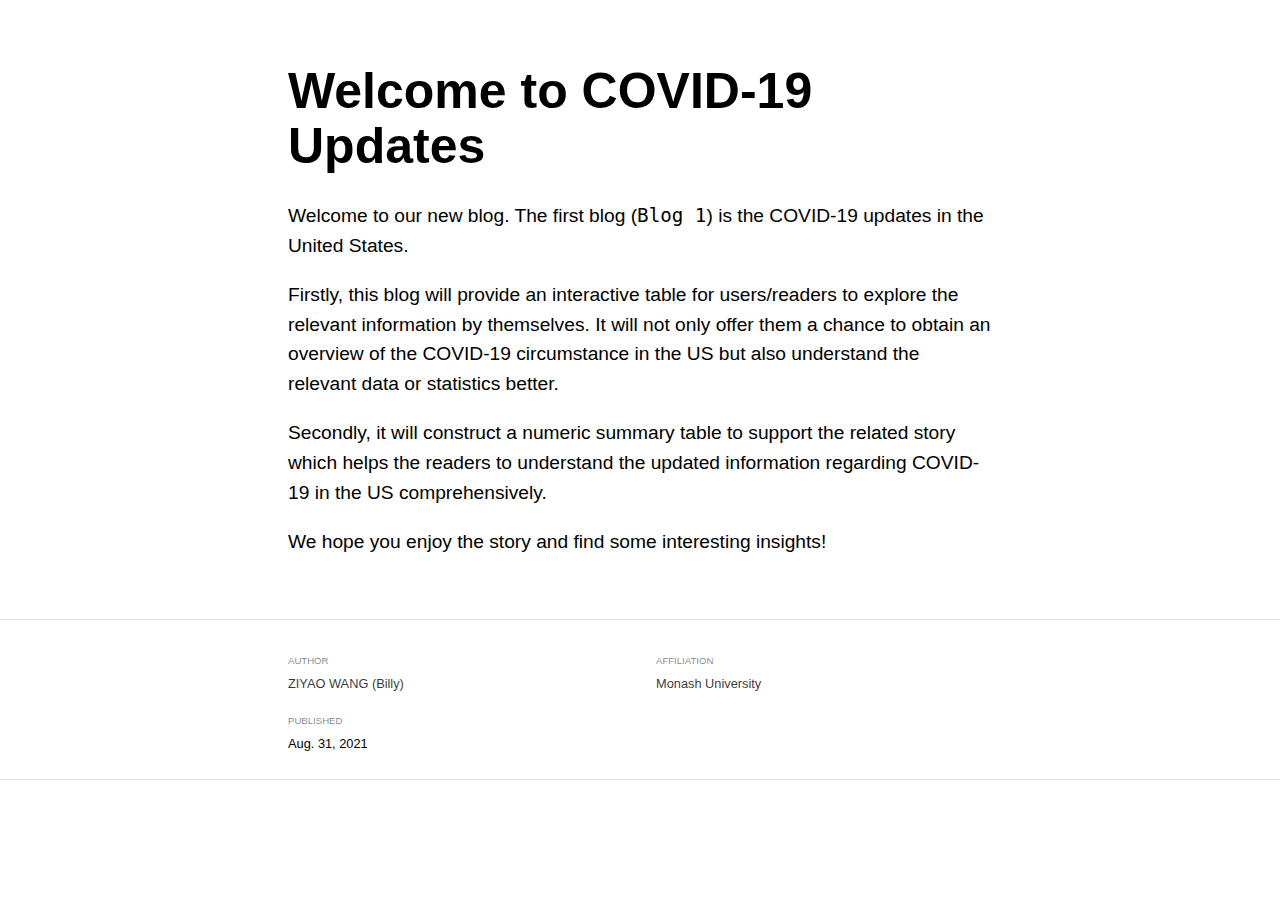
<file: _posts/welcome/welcome.html>
<!DOCTYPE html>

<html xmlns="http://www.w3.org/1999/xhtml" lang="" xml:lang="">

<head>
  <meta charset="utf-8"/>
  <meta name="viewport" content="width=device-width, initial-scale=1"/>
  <meta http-equiv="X-UA-Compatible" content="IE=Edge,chrome=1"/>
  <meta name="generator" content="distill" />

  <style type="text/css">
  /* Hide doc at startup (prevent jankiness while JS renders/transforms) */
  body {
    visibility: hidden;
  }
  </style>

 <!--radix_placeholder_import_source-->
 <!--/radix_placeholder_import_source-->

<style type="text/css">code{white-space: pre;}</style>
<style type="text/css" data-origin="pandoc">
pre > code.sourceCode { white-space: pre; position: relative; }
pre > code.sourceCode > span { display: inline-block; line-height: 1.25; }
pre > code.sourceCode > span:empty { height: 1.2em; }
.sourceCode { overflow: visible; }
code.sourceCode > span { color: inherit; text-decoration: inherit; }
div.sourceCode { margin: 1em 0; }
pre.sourceCode { margin: 0; }
@media screen {
div.sourceCode { overflow: auto; }
}
@media print {
pre > code.sourceCode { white-space: pre-wrap; }
pre > code.sourceCode > span { text-indent: -5em; padding-left: 5em; }
}
pre.numberSource code
  { counter-reset: source-line 0; }
pre.numberSource code > span
  { position: relative; left: -4em; counter-increment: source-line; }
pre.numberSource code > span > a:first-child::before
  { content: counter(source-line);
    position: relative; left: -1em; text-align: right; vertical-align: baseline;
    border: none; display: inline-block;
    -webkit-touch-callout: none; -webkit-user-select: none;
    -khtml-user-select: none; -moz-user-select: none;
    -ms-user-select: none; user-select: none;
    padding: 0 4px; width: 4em;
    color: #aaaaaa;
  }
pre.numberSource { margin-left: 3em; border-left: 1px solid #aaaaaa;  padding-left: 4px; }
div.sourceCode
  {   }
@media screen {
pre > code.sourceCode > span > a:first-child::before { text-decoration: underline; }
}
code span.al { color: #ad0000; } /* Alert */
code span.an { color: #5e5e5e; } /* Annotation */
code span.at { color: #20794d; } /* Attribute */
code span.bn { color: #ad0000; } /* BaseN */
code span.bu { } /* BuiltIn */
code span.cf { color: #007ba5; } /* ControlFlow */
code span.ch { color: #20794d; } /* Char */
code span.cn { color: #8f5902; } /* Constant */
code span.co { color: #5e5e5e; } /* Comment */
code span.cv { color: #5e5e5e; font-style: italic; } /* CommentVar */
code span.do { color: #5e5e5e; font-style: italic; } /* Documentation */
code span.dt { color: #ad0000; } /* DataType */
code span.dv { color: #ad0000; } /* DecVal */
code span.er { color: #ad0000; } /* Error */
code span.ex { } /* Extension */
code span.fl { color: #ad0000; } /* Float */
code span.fu { color: #4758ab; } /* Function */
code span.im { } /* Import */
code span.in { color: #5e5e5e; } /* Information */
code span.kw { color: #007ba5; } /* Keyword */
code span.op { color: #5e5e5e; } /* Operator */
code span.ot { color: #007ba5; } /* Other */
code span.pp { color: #ad0000; } /* Preprocessor */
code span.sc { color: #20794d; } /* SpecialChar */
code span.ss { color: #20794d; } /* SpecialString */
code span.st { color: #20794d; } /* String */
code span.va { color: #111111; } /* Variable */
code span.vs { color: #20794d; } /* VerbatimString */
code span.wa { color: #5e5e5e; font-style: italic; } /* Warning */
</style>

  <!--radix_placeholder_meta_tags-->
  <title>Welcome to COVID-19 Updates</title>

  <meta property="description" itemprop="description" content="Welcome to our new blog. The first blog (`Blog 1`) is the COVID-19 updates in the United States. &#10;&#10;Firstly, this blog will provide an interactive table for users/readers to explore the relevant information by themselves. &#10;It will not only offer them a chance to obtain an overview of the COVID-19 circumstance in the US but also&#10;understand the relevant data or statistics better. &#10;&#10;Secondly, it will construct a numeric summary table to support the related story &#10;which helps the readers to understand the updated information regarding COVID-19 in the US comprehensively.&#10;&#10;**We hope you enjoy the story and find some interesting insights!**"/>


  <!--  https://schema.org/Article -->
  <meta property="article:published" itemprop="datePublished" content="2021-09-01"/>
  <meta property="article:created" itemprop="dateCreated" content="2021-09-01"/>
  <meta name="article:author" content="ZIYAO WANG (Billy)"/>

  <!--  https://developers.facebook.com/docs/sharing/webmasters#markup -->
  <meta property="og:title" content="Welcome to COVID-19 Updates"/>
  <meta property="og:type" content="article"/>
  <meta property="og:description" content="Welcome to our new blog. The first blog (`Blog 1`) is the COVID-19 updates in the United States. &#10;&#10;Firstly, this blog will provide an interactive table for users/readers to explore the relevant information by themselves. &#10;It will not only offer them a chance to obtain an overview of the COVID-19 circumstance in the US but also&#10;understand the relevant data or statistics better. &#10;&#10;Secondly, it will construct a numeric summary table to support the related story &#10;which helps the readers to understand the updated information regarding COVID-19 in the US comprehensively.&#10;&#10;**We hope you enjoy the story and find some interesting insights!**"/>
  <meta property="og:locale" content="en_US"/>

  <!--  https://dev.twitter.com/cards/types/summary -->
  <meta property="twitter:card" content="summary"/>
  <meta property="twitter:title" content="Welcome to COVID-19 Updates"/>
  <meta property="twitter:description" content="Welcome to our new blog. The first blog (`Blog 1`) is the COVID-19 updates in the United States. &#10;&#10;Firstly, this blog will provide an interactive table for users/readers to explore the relevant information by themselves. &#10;It will not only offer them a chance to obtain an overview of the COVID-19 circumstance in the US but also&#10;understand the relevant data or statistics better. &#10;&#10;Secondly, it will construct a numeric summary table to support the related story &#10;which helps the readers to understand the updated information regarding COVID-19 in the US comprehensively.&#10;&#10;**We hope you enjoy the story and find some interesting insights!**"/>

  <!--/radix_placeholder_meta_tags-->
  <!--radix_placeholder_rmarkdown_metadata-->

  <script type="text/json" id="radix-rmarkdown-metadata">
  {"type":"list","attributes":{"names":{"type":"character","attributes":{},"value":["title","description","author","date","output"]}},"value":[{"type":"character","attributes":{},"value":["Welcome to COVID-19 Updates"]},{"type":"character","attributes":{},"value":["Welcome to our new blog. The first blog (`Blog 1`) is the COVID-19 updates in the United States. \n\nFirstly, this blog will provide an interactive table for users/readers to explore the relevant information by themselves. \nIt will not only offer them a chance to obtain an overview of the COVID-19 circumstance in the US but also\nunderstand the relevant data or statistics better. \n\nSecondly, it will construct a numeric summary table to support the related story \nwhich helps the readers to understand the updated information regarding COVID-19 in the US comprehensively.\n\n**We hope you enjoy the story and find some interesting insights!**\n"]},{"type":"list","attributes":{},"value":[{"type":"list","attributes":{"names":{"type":"character","attributes":{},"value":["name","url","affiliation","affiliation_url"]}},"value":[{"type":"character","attributes":{},"value":["ZIYAO WANG (Billy)"]},{"type":"NULL"},{"type":"character","attributes":{},"value":["Monash University"]},{"type":"NULL"}]}]},{"type":"character","attributes":{},"value":["09/01/2021"]},{"type":"list","attributes":{"names":{"type":"character","attributes":{},"value":["distill::distill_article"]}},"value":[{"type":"list","attributes":{"names":{"type":"character","attributes":{},"value":["self_contained"]}},"value":[{"type":"logical","attributes":{},"value":[false]}]}]}]}
  </script>
  <!--/radix_placeholder_rmarkdown_metadata-->
  
  <script type="text/json" id="radix-resource-manifest">
  {"type":"character","attributes":{},"value":["welcome_files/anchor-4.2.2/anchor.min.js","welcome_files/bowser-1.9.3/bowser.min.js","welcome_files/distill-2.2.21/template.v2.js","welcome_files/header-attrs-2.10/header-attrs.js","welcome_files/header-attrs-2.9/header-attrs.js","welcome_files/jquery-1.11.3/jquery.min.js","welcome_files/popper-2.6.0/popper.min.js","welcome_files/tippy-6.2.7/tippy-bundle.umd.min.js","welcome_files/tippy-6.2.7/tippy-light-border.css","welcome_files/tippy-6.2.7/tippy.css","welcome_files/tippy-6.2.7/tippy.umd.min.js","welcome_files/webcomponents-2.0.0/webcomponents.js"]}
  </script>
  <!--radix_placeholder_navigation_in_header-->
  <!--/radix_placeholder_navigation_in_header-->
  <!--radix_placeholder_distill-->

  <style type="text/css">

  body {
    background-color: white;
  }

  .pandoc-table {
    width: 100%;
  }

  .pandoc-table>caption {
    margin-bottom: 10px;
  }

  .pandoc-table th:not([align]) {
    text-align: left;
  }

  .pagedtable-footer {
    font-size: 15px;
  }

  d-byline .byline {
    grid-template-columns: 2fr 2fr;
  }

  d-byline .byline h3 {
    margin-block-start: 1.5em;
  }

  d-byline .byline .authors-affiliations h3 {
    margin-block-start: 0.5em;
  }

  .authors-affiliations .orcid-id {
    width: 16px;
    height:16px;
    margin-left: 4px;
    margin-right: 4px;
    vertical-align: middle;
    padding-bottom: 2px;
  }

  d-title .dt-tags {
    margin-top: 1em;
    grid-column: text;
  }

  .dt-tags .dt-tag {
    text-decoration: none;
    display: inline-block;
    color: rgba(0,0,0,0.6);
    padding: 0em 0.4em;
    margin-right: 0.5em;
    margin-bottom: 0.4em;
    font-size: 70%;
    border: 1px solid rgba(0,0,0,0.2);
    border-radius: 3px;
    text-transform: uppercase;
    font-weight: 500;
  }

  d-article table.gt_table td,
  d-article table.gt_table th {
    border-bottom: none;
  }

  .html-widget {
    margin-bottom: 2.0em;
  }

  .l-screen-inset {
    padding-right: 16px;
  }

  .l-screen .caption {
    margin-left: 10px;
  }

  .shaded {
    background: rgb(247, 247, 247);
    padding-top: 20px;
    padding-bottom: 20px;
    border-top: 1px solid rgba(0, 0, 0, 0.1);
    border-bottom: 1px solid rgba(0, 0, 0, 0.1);
  }

  .shaded .html-widget {
    margin-bottom: 0;
    border: 1px solid rgba(0, 0, 0, 0.1);
  }

  .shaded .shaded-content {
    background: white;
  }

  .text-output {
    margin-top: 0;
    line-height: 1.5em;
  }

  .hidden {
    display: none !important;
  }

  d-article {
    padding-top: 2.5rem;
    padding-bottom: 30px;
  }

  d-appendix {
    padding-top: 30px;
  }

  d-article>p>img {
    width: 100%;
  }

  d-article h2 {
    margin: 1rem 0 1.5rem 0;
  }

  d-article h3 {
    margin-top: 1.5rem;
  }

  d-article iframe {
    border: 1px solid rgba(0, 0, 0, 0.1);
    margin-bottom: 2.0em;
    width: 100%;
  }

  /* Tweak code blocks */

  d-article div.sourceCode code,
  d-article pre code {
    font-family: Consolas, Monaco, 'Andale Mono', 'Ubuntu Mono', monospace;
  }

  d-article pre,
  d-article div.sourceCode,
  d-article div.sourceCode pre {
    overflow: auto;
  }

  d-article div.sourceCode {
    background-color: white;
  }

  d-article div.sourceCode pre {
    padding-left: 10px;
    font-size: 12px;
    border-left: 2px solid rgba(0,0,0,0.1);
  }

  d-article pre {
    font-size: 12px;
    color: black;
    background: none;
    margin-top: 0;
    text-align: left;
    white-space: pre;
    word-spacing: normal;
    word-break: normal;
    word-wrap: normal;
    line-height: 1.5;

    -moz-tab-size: 4;
    -o-tab-size: 4;
    tab-size: 4;

    -webkit-hyphens: none;
    -moz-hyphens: none;
    -ms-hyphens: none;
    hyphens: none;
  }

  d-article pre a {
    border-bottom: none;
  }

  d-article pre a:hover {
    border-bottom: none;
    text-decoration: underline;
  }

  d-article details {
    grid-column: text;
    margin-bottom: 0.8em;
  }

  @media(min-width: 768px) {

  d-article pre,
  d-article div.sourceCode,
  d-article div.sourceCode pre {
    overflow: visible !important;
  }

  d-article div.sourceCode pre {
    padding-left: 18px;
    font-size: 14px;
  }

  d-article pre {
    font-size: 14px;
  }

  }

  figure img.external {
    background: white;
    border: 1px solid rgba(0, 0, 0, 0.1);
    box-shadow: 0 1px 8px rgba(0, 0, 0, 0.1);
    padding: 18px;
    box-sizing: border-box;
  }

  /* CSS for d-contents */

  .d-contents {
    grid-column: text;
    color: rgba(0,0,0,0.8);
    font-size: 0.9em;
    padding-bottom: 1em;
    margin-bottom: 1em;
    padding-bottom: 0.5em;
    margin-bottom: 1em;
    padding-left: 0.25em;
    justify-self: start;
  }

  @media(min-width: 1000px) {
    .d-contents.d-contents-float {
      height: 0;
      grid-column-start: 1;
      grid-column-end: 4;
      justify-self: center;
      padding-right: 3em;
      padding-left: 2em;
    }
  }

  .d-contents nav h3 {
    font-size: 18px;
    margin-top: 0;
    margin-bottom: 1em;
  }

  .d-contents li {
    list-style-type: none
  }

  .d-contents nav > ul {
    padding-left: 0;
  }

  .d-contents ul {
    padding-left: 1em
  }

  .d-contents nav ul li {
    margin-top: 0.6em;
    margin-bottom: 0.2em;
  }

  .d-contents nav a {
    font-size: 13px;
    border-bottom: none;
    text-decoration: none
    color: rgba(0, 0, 0, 0.8);
  }

  .d-contents nav a:hover {
    text-decoration: underline solid rgba(0, 0, 0, 0.6)
  }

  .d-contents nav > ul > li > a {
    font-weight: 600;
  }

  .d-contents nav > ul > li > ul {
    font-weight: inherit;
  }

  .d-contents nav > ul > li > ul > li {
    margin-top: 0.2em;
  }


  .d-contents nav ul {
    margin-top: 0;
    margin-bottom: 0.25em;
  }

  .d-article-with-toc h2:nth-child(2) {
    margin-top: 0;
  }


  /* Figure */

  .figure {
    position: relative;
    margin-bottom: 2.5em;
    margin-top: 1.5em;
  }

  .figure img {
    width: 100%;
  }

  .figure .caption {
    color: rgba(0, 0, 0, 0.6);
    font-size: 12px;
    line-height: 1.5em;
  }

  .figure img.external {
    background: white;
    border: 1px solid rgba(0, 0, 0, 0.1);
    box-shadow: 0 1px 8px rgba(0, 0, 0, 0.1);
    padding: 18px;
    box-sizing: border-box;
  }

  .figure .caption a {
    color: rgba(0, 0, 0, 0.6);
  }

  .figure .caption b,
  .figure .caption strong, {
    font-weight: 600;
    color: rgba(0, 0, 0, 1.0);
  }

  /* Citations */

  d-article .citation {
    color: inherit;
    cursor: inherit;
  }

  div.hanging-indent{
    margin-left: 1em; text-indent: -1em;
  }

  /* Citation hover box */

  .tippy-box[data-theme~=light-border] {
    background-color: rgba(250, 250, 250, 0.95);
  }

  .tippy-content > p {
    margin-bottom: 0;
    padding: 2px;
  }


  /* Tweak 1000px media break to show more text */

  @media(min-width: 1000px) {
    .base-grid,
    distill-header,
    d-title,
    d-abstract,
    d-article,
    d-appendix,
    distill-appendix,
    d-byline,
    d-footnote-list,
    d-citation-list,
    distill-footer {
      grid-template-columns: [screen-start] 1fr [page-start kicker-start] 80px [middle-start] 50px [text-start kicker-end] 65px 65px 65px 65px 65px 65px 65px 65px [text-end gutter-start] 65px [middle-end] 65px [page-end gutter-end] 1fr [screen-end];
      grid-column-gap: 16px;
    }

    .grid {
      grid-column-gap: 16px;
    }

    d-article {
      font-size: 1.06rem;
      line-height: 1.7em;
    }
    figure .caption, .figure .caption, figure figcaption {
      font-size: 13px;
    }
  }

  @media(min-width: 1180px) {
    .base-grid,
    distill-header,
    d-title,
    d-abstract,
    d-article,
    d-appendix,
    distill-appendix,
    d-byline,
    d-footnote-list,
    d-citation-list,
    distill-footer {
      grid-template-columns: [screen-start] 1fr [page-start kicker-start] 60px [middle-start] 60px [text-start kicker-end] 60px 60px 60px 60px 60px 60px 60px 60px [text-end gutter-start] 60px [middle-end] 60px [page-end gutter-end] 1fr [screen-end];
      grid-column-gap: 32px;
    }

    .grid {
      grid-column-gap: 32px;
    }
  }


  /* Get the citation styles for the appendix (not auto-injected on render since
     we do our own rendering of the citation appendix) */

  d-appendix .citation-appendix,
  .d-appendix .citation-appendix {
    font-size: 11px;
    line-height: 15px;
    border-left: 1px solid rgba(0, 0, 0, 0.1);
    padding-left: 18px;
    border: 1px solid rgba(0,0,0,0.1);
    background: rgba(0, 0, 0, 0.02);
    padding: 10px 18px;
    border-radius: 3px;
    color: rgba(150, 150, 150, 1);
    overflow: hidden;
    margin-top: -12px;
    white-space: pre-wrap;
    word-wrap: break-word;
  }

  /* Include appendix styles here so they can be overridden */

  d-appendix {
    contain: layout style;
    font-size: 0.8em;
    line-height: 1.7em;
    margin-top: 60px;
    margin-bottom: 0;
    border-top: 1px solid rgba(0, 0, 0, 0.1);
    color: rgba(0,0,0,0.5);
    padding-top: 60px;
    padding-bottom: 48px;
  }

  d-appendix h3 {
    grid-column: page-start / text-start;
    font-size: 15px;
    font-weight: 500;
    margin-top: 1em;
    margin-bottom: 0;
    color: rgba(0,0,0,0.65);
  }

  d-appendix h3 + * {
    margin-top: 1em;
  }

  d-appendix ol {
    padding: 0 0 0 15px;
  }

  @media (min-width: 768px) {
    d-appendix ol {
      padding: 0 0 0 30px;
      margin-left: -30px;
    }
  }

  d-appendix li {
    margin-bottom: 1em;
  }

  d-appendix a {
    color: rgba(0, 0, 0, 0.6);
  }

  d-appendix > * {
    grid-column: text;
  }

  d-appendix > d-footnote-list,
  d-appendix > d-citation-list,
  d-appendix > distill-appendix {
    grid-column: screen;
  }

  /* Include footnote styles here so they can be overridden */

  d-footnote-list {
    contain: layout style;
  }

  d-footnote-list > * {
    grid-column: text;
  }

  d-footnote-list a.footnote-backlink {
    color: rgba(0,0,0,0.3);
    padding-left: 0.5em;
  }



  /* Anchor.js */

  .anchorjs-link {
    /*transition: all .25s linear; */
    text-decoration: none;
    border-bottom: none;
  }
  *:hover > .anchorjs-link {
    margin-left: -1.125em !important;
    text-decoration: none;
    border-bottom: none;
  }

  /* Social footer */

  .social_footer {
    margin-top: 30px;
    margin-bottom: 0;
    color: rgba(0,0,0,0.67);
  }

  .disqus-comments {
    margin-right: 30px;
  }

  .disqus-comment-count {
    border-bottom: 1px solid rgba(0, 0, 0, 0.4);
    cursor: pointer;
  }

  #disqus_thread {
    margin-top: 30px;
  }

  .article-sharing a {
    border-bottom: none;
    margin-right: 8px;
  }

  .article-sharing a:hover {
    border-bottom: none;
  }

  .sidebar-section.subscribe {
    font-size: 12px;
    line-height: 1.6em;
  }

  .subscribe p {
    margin-bottom: 0.5em;
  }


  .article-footer .subscribe {
    font-size: 15px;
    margin-top: 45px;
  }


  .sidebar-section.custom {
    font-size: 12px;
    line-height: 1.6em;
  }

  .custom p {
    margin-bottom: 0.5em;
  }

  /* Styles for listing layout (hide title) */
  .layout-listing d-title, .layout-listing .d-title {
    display: none;
  }

  /* Styles for posts lists (not auto-injected) */


  .posts-with-sidebar {
    padding-left: 45px;
    padding-right: 45px;
  }

  .posts-list .description h2,
  .posts-list .description p {
    font-family: -apple-system, BlinkMacSystemFont, "Segoe UI", Roboto, Oxygen, Ubuntu, Cantarell, "Fira Sans", "Droid Sans", "Helvetica Neue", Arial, sans-serif;
  }

  .posts-list .description h2 {
    font-weight: 700;
    border-bottom: none;
    padding-bottom: 0;
  }

  .posts-list h2.post-tag {
    border-bottom: 1px solid rgba(0, 0, 0, 0.2);
    padding-bottom: 12px;
  }
  .posts-list {
    margin-top: 60px;
    margin-bottom: 24px;
  }

  .posts-list .post-preview {
    text-decoration: none;
    overflow: hidden;
    display: block;
    border-bottom: 1px solid rgba(0, 0, 0, 0.1);
    padding: 24px 0;
  }

  .post-preview-last {
    border-bottom: none !important;
  }

  .posts-list .posts-list-caption {
    grid-column: screen;
    font-weight: 400;
  }

  .posts-list .post-preview h2 {
    margin: 0 0 6px 0;
    line-height: 1.2em;
    font-style: normal;
    font-size: 24px;
  }

  .posts-list .post-preview p {
    margin: 0 0 12px 0;
    line-height: 1.4em;
    font-size: 16px;
  }

  .posts-list .post-preview .thumbnail {
    box-sizing: border-box;
    margin-bottom: 24px;
    position: relative;
    max-width: 500px;
  }
  .posts-list .post-preview img {
    width: 100%;
    display: block;
  }

  .posts-list .metadata {
    font-size: 12px;
    line-height: 1.4em;
    margin-bottom: 18px;
  }

  .posts-list .metadata > * {
    display: inline-block;
  }

  .posts-list .metadata .publishedDate {
    margin-right: 2em;
  }

  .posts-list .metadata .dt-authors {
    display: block;
    margin-top: 0.3em;
    margin-right: 2em;
  }

  .posts-list .dt-tags {
    display: block;
    line-height: 1em;
  }

  .posts-list .dt-tags .dt-tag {
    display: inline-block;
    color: rgba(0,0,0,0.6);
    padding: 0.3em 0.4em;
    margin-right: 0.2em;
    margin-bottom: 0.4em;
    font-size: 60%;
    border: 1px solid rgba(0,0,0,0.2);
    border-radius: 3px;
    text-transform: uppercase;
    font-weight: 500;
  }

  .posts-list img {
    opacity: 1;
  }

  .posts-list img[data-src] {
    opacity: 0;
  }

  .posts-more {
    clear: both;
  }


  .posts-sidebar {
    font-size: 16px;
  }

  .posts-sidebar h3 {
    font-size: 16px;
    margin-top: 0;
    margin-bottom: 0.5em;
    font-weight: 400;
    text-transform: uppercase;
  }

  .sidebar-section {
    margin-bottom: 30px;
  }

  .categories ul {
    list-style-type: none;
    margin: 0;
    padding: 0;
  }

  .categories li {
    color: rgba(0, 0, 0, 0.8);
    margin-bottom: 0;
  }

  .categories li>a {
    border-bottom: none;
  }

  .categories li>a:hover {
    border-bottom: 1px solid rgba(0, 0, 0, 0.4);
  }

  .categories .active {
    font-weight: 600;
  }

  .categories .category-count {
    color: rgba(0, 0, 0, 0.4);
  }


  @media(min-width: 768px) {
    .posts-list .post-preview h2 {
      font-size: 26px;
    }
    .posts-list .post-preview .thumbnail {
      float: right;
      width: 30%;
      margin-bottom: 0;
    }
    .posts-list .post-preview .description {
      float: left;
      width: 45%;
    }
    .posts-list .post-preview .metadata {
      float: left;
      width: 20%;
      margin-top: 8px;
    }
    .posts-list .post-preview p {
      margin: 0 0 12px 0;
      line-height: 1.5em;
      font-size: 16px;
    }
    .posts-with-sidebar .posts-list {
      float: left;
      width: 75%;
    }
    .posts-with-sidebar .posts-sidebar {
      float: right;
      width: 20%;
      margin-top: 60px;
      padding-top: 24px;
      padding-bottom: 24px;
    }
  }


  /* Improve display for browsers without grid (IE/Edge <= 15) */

  .downlevel {
    line-height: 1.6em;
    font-family: -apple-system, BlinkMacSystemFont, "Segoe UI", Roboto, Oxygen, Ubuntu, Cantarell, "Fira Sans", "Droid Sans", "Helvetica Neue", Arial, sans-serif;
    margin: 0;
  }

  .downlevel .d-title {
    padding-top: 6rem;
    padding-bottom: 1.5rem;
  }

  .downlevel .d-title h1 {
    font-size: 50px;
    font-weight: 700;
    line-height: 1.1em;
    margin: 0 0 0.5rem;
  }

  .downlevel .d-title p {
    font-weight: 300;
    font-size: 1.2rem;
    line-height: 1.55em;
    margin-top: 0;
  }

  .downlevel .d-byline {
    padding-top: 0.8em;
    padding-bottom: 0.8em;
    font-size: 0.8rem;
    line-height: 1.8em;
  }

  .downlevel .section-separator {
    border: none;
    border-top: 1px solid rgba(0, 0, 0, 0.1);
  }

  .downlevel .d-article {
    font-size: 1.06rem;
    line-height: 1.7em;
    padding-top: 1rem;
    padding-bottom: 2rem;
  }


  .downlevel .d-appendix {
    padding-left: 0;
    padding-right: 0;
    max-width: none;
    font-size: 0.8em;
    line-height: 1.7em;
    margin-bottom: 0;
    color: rgba(0,0,0,0.5);
    padding-top: 40px;
    padding-bottom: 48px;
  }

  .downlevel .footnotes ol {
    padding-left: 13px;
  }

  .downlevel .base-grid,
  .downlevel .distill-header,
  .downlevel .d-title,
  .downlevel .d-abstract,
  .downlevel .d-article,
  .downlevel .d-appendix,
  .downlevel .distill-appendix,
  .downlevel .d-byline,
  .downlevel .d-footnote-list,
  .downlevel .d-citation-list,
  .downlevel .distill-footer,
  .downlevel .appendix-bottom,
  .downlevel .posts-container {
    padding-left: 40px;
    padding-right: 40px;
  }

  @media(min-width: 768px) {
    .downlevel .base-grid,
    .downlevel .distill-header,
    .downlevel .d-title,
    .downlevel .d-abstract,
    .downlevel .d-article,
    .downlevel .d-appendix,
    .downlevel .distill-appendix,
    .downlevel .d-byline,
    .downlevel .d-footnote-list,
    .downlevel .d-citation-list,
    .downlevel .distill-footer,
    .downlevel .appendix-bottom,
    .downlevel .posts-container {
    padding-left: 150px;
    padding-right: 150px;
    max-width: 900px;
  }
  }

  .downlevel pre code {
    display: block;
    border-left: 2px solid rgba(0, 0, 0, .1);
    padding: 0 0 0 20px;
    font-size: 14px;
  }

  .downlevel code, .downlevel pre {
    color: black;
    background: none;
    font-family: Consolas, Monaco, 'Andale Mono', 'Ubuntu Mono', monospace;
    text-align: left;
    white-space: pre;
    word-spacing: normal;
    word-break: normal;
    word-wrap: normal;
    line-height: 1.5;

    -moz-tab-size: 4;
    -o-tab-size: 4;
    tab-size: 4;

    -webkit-hyphens: none;
    -moz-hyphens: none;
    -ms-hyphens: none;
    hyphens: none;
  }

  .downlevel .posts-list .post-preview {
    color: inherit;
  }



  </style>

  <script type="application/javascript">

  function is_downlevel_browser() {
    if (bowser.isUnsupportedBrowser({ msie: "12", msedge: "16"},
                                   window.navigator.userAgent)) {
      return true;
    } else {
      return window.load_distill_framework === undefined;
    }
  }

  // show body when load is complete
  function on_load_complete() {

    // add anchors
    if (window.anchors) {
      window.anchors.options.placement = 'left';
      window.anchors.add('d-article > h2, d-article > h3, d-article > h4, d-article > h5');
    }


    // set body to visible
    document.body.style.visibility = 'visible';

    // force redraw for leaflet widgets
    if (window.HTMLWidgets) {
      var maps = window.HTMLWidgets.findAll(".leaflet");
      $.each(maps, function(i, el) {
        var map = this.getMap();
        map.invalidateSize();
        map.eachLayer(function(layer) {
          if (layer instanceof L.TileLayer)
            layer.redraw();
        });
      });
    }

    // trigger 'shown' so htmlwidgets resize
    $('d-article').trigger('shown');
  }

  function init_distill() {

    init_common();

    // create front matter
    var front_matter = $('<d-front-matter></d-front-matter>');
    $('#distill-front-matter').wrap(front_matter);

    // create d-title
    $('.d-title').changeElementType('d-title');

    // create d-byline
    var byline = $('<d-byline></d-byline>');
    $('.d-byline').replaceWith(byline);

    // create d-article
    var article = $('<d-article></d-article>');
    $('.d-article').wrap(article).children().unwrap();

    // move posts container into article
    $('.posts-container').appendTo($('d-article'));

    // create d-appendix
    $('.d-appendix').changeElementType('d-appendix');

    // flag indicating that we have appendix items
    var appendix = $('.appendix-bottom').children('h3').length > 0;

    // replace footnotes with <d-footnote>
    $('.footnote-ref').each(function(i, val) {
      appendix = true;
      var href = $(this).attr('href');
      var id = href.replace('#', '');
      var fn = $('#' + id);
      var fn_p = $('#' + id + '>p');
      fn_p.find('.footnote-back').remove();
      var text = fn_p.html();
      var dtfn = $('<d-footnote></d-footnote>');
      dtfn.html(text);
      $(this).replaceWith(dtfn);
    });
    // remove footnotes
    $('.footnotes').remove();

    // move refs into #references-listing
    $('#references-listing').replaceWith($('#refs'));

    $('h1.appendix, h2.appendix').each(function(i, val) {
      $(this).changeElementType('h3');
    });
    $('h3.appendix').each(function(i, val) {
      var id = $(this).attr('id');
      $('.d-contents a[href="#' + id + '"]').parent().remove();
      appendix = true;
      $(this).nextUntil($('h1, h2, h3')).addBack().appendTo($('d-appendix'));
    });

    // show d-appendix if we have appendix content
    $("d-appendix").css('display', appendix ? 'grid' : 'none');

    // localize layout chunks to just output
    $('.layout-chunk').each(function(i, val) {

      // capture layout
      var layout = $(this).attr('data-layout');

      // apply layout to markdown level block elements
      var elements = $(this).children().not('details, div.sourceCode, pre, script');
      elements.each(function(i, el) {
        var layout_div = $('<div class="' + layout + '"></div>');
        if (layout_div.hasClass('shaded')) {
          var shaded_content = $('<div class="shaded-content"></div>');
          $(this).wrap(shaded_content);
          $(this).parent().wrap(layout_div);
        } else {
          $(this).wrap(layout_div);
        }
      });


      // unwrap the layout-chunk div
      $(this).children().unwrap();
    });

    // remove code block used to force  highlighting css
    $('.distill-force-highlighting-css').parent().remove();

    // remove empty line numbers inserted by pandoc when using a
    // custom syntax highlighting theme
    $('code.sourceCode a:empty').remove();

    // load distill framework
    load_distill_framework();

    // wait for window.distillRunlevel == 4 to do post processing
    function distill_post_process() {

      if (!window.distillRunlevel || window.distillRunlevel < 4)
        return;

      // hide author/affiliations entirely if we have no authors
      var front_matter = JSON.parse($("#distill-front-matter").html());
      var have_authors = front_matter.authors && front_matter.authors.length > 0;
      if (!have_authors)
        $('d-byline').addClass('hidden');

      // article with toc class
      $('.d-contents').parent().addClass('d-article-with-toc');

      // strip links that point to #
      $('.authors-affiliations').find('a[href="#"]').removeAttr('href');

      // add orcid ids
      $('.authors-affiliations').find('.author').each(function(i, el) {
        var orcid_id = front_matter.authors[i].orcidID;
        if (orcid_id) {
          var a = $('<a></a>');
          a.attr('href', 'https://orcid.org/' + orcid_id);
          var img = $('<img></img>');
          img.addClass('orcid-id');
          img.attr('alt', 'ORCID ID');
          img.attr('src','[data-uri]');
          a.append(img);
          $(this).append(a);
        }
      });

      // hide elements of author/affiliations grid that have no value
      function hide_byline_column(caption) {
        $('d-byline').find('h3:contains("' + caption + '")').parent().css('visibility', 'hidden');
      }

      // affiliations
      var have_affiliations = false;
      for (var i = 0; i<front_matter.authors.length; ++i) {
        var author = front_matter.authors[i];
        if (author.affiliation !== "&nbsp;") {
          have_affiliations = true;
          break;
        }
      }
      if (!have_affiliations)
        $('d-byline').find('h3:contains("Affiliations")').css('visibility', 'hidden');

      // published date
      if (!front_matter.publishedDate)
        hide_byline_column("Published");

      // document object identifier
      var doi = $('d-byline').find('h3:contains("DOI")');
      var doi_p = doi.next().empty();
      if (!front_matter.doi) {
        // if we have a citation and valid citationText then link to that
        if ($('#citation').length > 0 && front_matter.citationText) {
          doi.html('Citation');
          $('<a href="#citation"></a>')
            .text(front_matter.citationText)
            .appendTo(doi_p);
        } else {
          hide_byline_column("DOI");
        }
      } else {
        $('<a></a>')
           .attr('href', "https://doi.org/" + front_matter.doi)
           .html(front_matter.doi)
           .appendTo(doi_p);
      }

       // change plural form of authors/affiliations
      if (front_matter.authors.length === 1) {
        var grid = $('.authors-affiliations');
        grid.children('h3:contains("Authors")').text('Author');
        grid.children('h3:contains("Affiliations")').text('Affiliation');
      }

      // remove d-appendix and d-footnote-list local styles
      $('d-appendix > style:first-child').remove();
      $('d-footnote-list > style:first-child').remove();

      // move appendix-bottom entries to the bottom
      $('.appendix-bottom').appendTo('d-appendix').children().unwrap();
      $('.appendix-bottom').remove();

      // hoverable references
      $('span.citation[data-cites]').each(function() {
        var refHtml = $('#ref-' + $(this).attr('data-cites')).html();
        window.tippy(this, {
          allowHTML: true,
          content: refHtml,
          maxWidth: 500,
          interactive: true,
          interactiveBorder: 10,
          theme: 'light-border',
          placement: 'bottom-start'
        });
      });

      // clear polling timer
      clearInterval(tid);

      // show body now that everything is ready
      on_load_complete();
    }

    var tid = setInterval(distill_post_process, 50);
    distill_post_process();

  }

  function init_downlevel() {

    init_common();

     // insert hr after d-title
    $('.d-title').after($('<hr class="section-separator"/>'));

    // check if we have authors
    var front_matter = JSON.parse($("#distill-front-matter").html());
    var have_authors = front_matter.authors && front_matter.authors.length > 0;

    // manage byline/border
    if (!have_authors)
      $('.d-byline').remove();
    $('.d-byline').after($('<hr class="section-separator"/>'));
    $('.d-byline a').remove();

    // remove toc
    $('.d-contents').remove();

    // move appendix elements
    $('h1.appendix, h2.appendix').each(function(i, val) {
      $(this).changeElementType('h3');
    });
    $('h3.appendix').each(function(i, val) {
      $(this).nextUntil($('h1, h2, h3')).addBack().appendTo($('.d-appendix'));
    });


    // inject headers into references and footnotes
    var refs_header = $('<h3></h3>');
    refs_header.text('References');
    $('#refs').prepend(refs_header);

    var footnotes_header = $('<h3></h3');
    footnotes_header.text('Footnotes');
    $('.footnotes').children('hr').first().replaceWith(footnotes_header);

    // move appendix-bottom entries to the bottom
    $('.appendix-bottom').appendTo('.d-appendix').children().unwrap();
    $('.appendix-bottom').remove();

    // remove appendix if it's empty
    if ($('.d-appendix').children().length === 0)
      $('.d-appendix').remove();

    // prepend separator above appendix
    $('.d-appendix').before($('<hr class="section-separator" style="clear: both"/>'));

    // trim code
    $('pre>code').each(function(i, val) {
      $(this).html($.trim($(this).html()));
    });

    // move posts-container right before article
    $('.posts-container').insertBefore($('.d-article'));

    $('body').addClass('downlevel');

    on_load_complete();
  }


  function init_common() {

    // jquery plugin to change element types
    (function($) {
      $.fn.changeElementType = function(newType) {
        var attrs = {};

        $.each(this[0].attributes, function(idx, attr) {
          attrs[attr.nodeName] = attr.nodeValue;
        });

        this.replaceWith(function() {
          return $("<" + newType + "/>", attrs).append($(this).contents());
        });
      };
    })(jQuery);

    // prevent underline for linked images
    $('a > img').parent().css({'border-bottom' : 'none'});

    // mark non-body figures created by knitr chunks as 100% width
    $('.layout-chunk').each(function(i, val) {
      var figures = $(this).find('img, .html-widget');
      if ($(this).attr('data-layout') !== "l-body") {
        figures.css('width', '100%');
      } else {
        figures.css('max-width', '100%');
        figures.filter("[width]").each(function(i, val) {
          var fig = $(this);
          fig.css('width', fig.attr('width') + 'px');
        });

      }
    });

    // auto-append index.html to post-preview links in file: protocol
    // and in rstudio ide preview
    $('.post-preview').each(function(i, val) {
      if (window.location.protocol === "file:")
        $(this).attr('href', $(this).attr('href') + "index.html");
    });

    // get rid of index.html references in header
    if (window.location.protocol !== "file:") {
      $('.distill-site-header a[href]').each(function(i,val) {
        $(this).attr('href', $(this).attr('href').replace("index.html", "./"));
      });
    }

    // add class to pandoc style tables
    $('tr.header').parent('thead').parent('table').addClass('pandoc-table');
    $('.kable-table').children('table').addClass('pandoc-table');

    // add figcaption style to table captions
    $('caption').parent('table').addClass("figcaption");

    // initialize posts list
    if (window.init_posts_list)
      window.init_posts_list();

    // implmement disqus comment link
    $('.disqus-comment-count').click(function() {
      window.headroom_prevent_pin = true;
      $('#disqus_thread').toggleClass('hidden');
      if (!$('#disqus_thread').hasClass('hidden')) {
        var offset = $(this).offset();
        $(window).resize();
        $('html, body').animate({
          scrollTop: offset.top - 35
        });
      }
    });
  }

  document.addEventListener('DOMContentLoaded', function() {
    if (is_downlevel_browser())
      init_downlevel();
    else
      window.addEventListener('WebComponentsReady', init_distill);
  });

  </script>

  <!--/radix_placeholder_distill-->
  <script src="welcome_files/header-attrs-2.10/header-attrs.js"></script>
  <script src="welcome_files/jquery-1.11.3/jquery.min.js"></script>
  <script src="welcome_files/popper-2.6.0/popper.min.js"></script>
  <link href="welcome_files/tippy-6.2.7/tippy.css" rel="stylesheet" />
  <link href="welcome_files/tippy-6.2.7/tippy-light-border.css" rel="stylesheet" />
  <script src="welcome_files/tippy-6.2.7/tippy.umd.min.js"></script>
  <script src="welcome_files/anchor-4.2.2/anchor.min.js"></script>
  <script src="welcome_files/bowser-1.9.3/bowser.min.js"></script>
  <script src="welcome_files/webcomponents-2.0.0/webcomponents.js"></script>
  <script src="welcome_files/distill-2.2.21/template.v2.js"></script>
  <!--radix_placeholder_site_in_header-->
  <!--/radix_placeholder_site_in_header-->


</head>

<body>

<!--radix_placeholder_front_matter-->

<script id="distill-front-matter" type="text/json">
{"title":"Welcome to COVID-19 Updates","description":"Welcome to our new blog. The first blog (`Blog 1`) is the COVID-19 updates in the United States. \n\nFirstly, this blog will provide an interactive table for users/readers to explore the relevant information by themselves. \nIt will not only offer them a chance to obtain an overview of the COVID-19 circumstance in the US but also\nunderstand the relevant data or statistics better. \n\nSecondly, it will construct a numeric summary table to support the related story \nwhich helps the readers to understand the updated information regarding COVID-19 in the US comprehensively.\n\n**We hope you enjoy the story and find some interesting insights!**","authors":[{"author":"ZIYAO WANG (Billy)","authorURL":"#","affiliation":"Monash University","affiliationURL":"#","orcidID":""}],"publishedDate":"2021-09-01T00:00:00.000+10:00","citationText":"(Billy), 2021"}
</script>

<!--/radix_placeholder_front_matter-->
<!--radix_placeholder_navigation_before_body-->
<!--/radix_placeholder_navigation_before_body-->
<!--radix_placeholder_site_before_body-->
<!--/radix_placeholder_site_before_body-->

<div class="d-title">
<h1>Welcome to COVID-19 Updates</h1>
<!--radix_placeholder_categories-->
<!--/radix_placeholder_categories-->
<p><p>Welcome to our new blog. The first blog (<code>Blog 1</code>) is the COVID-19 updates in the United States.</p>
<p>Firstly, this blog will provide an interactive table for users/readers to explore the relevant information by themselves. It will not only offer them a chance to obtain an overview of the COVID-19 circumstance in the US but also understand the relevant data or statistics better.</p>
<p>Secondly, it will construct a numeric summary table to support the related story which helps the readers to understand the updated information regarding COVID-19 in the US comprehensively.</p>
<p><strong>We hope you enjoy the story and find some interesting insights!</strong></p></p>
</div>

<div class="d-byline">
  ZIYAO WANG (Billy)  (Monash University)
  
<br/>09/01/2021
</div>

<div class="d-article">
<div class="sourceCode" id="cb1"><pre class="sourceCode r distill-force-highlighting-css"><code class="sourceCode r"></code></pre></div>
<!--radix_placeholder_article_footer-->
<!--/radix_placeholder_article_footer-->
</div>

<div class="d-appendix">
</div>


<!--radix_placeholder_site_after_body-->
<!--/radix_placeholder_site_after_body-->
<!--radix_placeholder_appendices-->
<div class="appendix-bottom"></div>
<!--/radix_placeholder_appendices-->
<!--radix_placeholder_navigation_after_body-->
<!--/radix_placeholder_navigation_after_body-->

</body>

</html>
</file>
<file: docs/site_libs/tippy-6.2.7/tippy.css>
.tippy-box[data-animation=fade][data-state=hidden]{opacity:0}[data-tippy-root]{max-width:calc(100vw - 10px)}.tippy-box{position:relative;background-color:#333;color:#fff;border-radius:4px;font-size:14px;line-height:1.4;outline:0;transition-property:transform,visibility,opacity}.tippy-box[data-placement^=top]>.tippy-arrow{bottom:0}.tippy-box[data-placement^=top]>.tippy-arrow:before{bottom:-7px;left:0;border-width:8px 8px 0;border-top-color:initial;transform-origin:center top}.tippy-box[data-placement^=bottom]>.tippy-arrow{top:0}.tippy-box[data-placement^=bottom]>.tippy-arrow:before{top:-7px;left:0;border-width:0 8px 8px;border-bottom-color:initial;transform-origin:center bottom}.tippy-box[data-placement^=left]>.tippy-arrow{right:0}.tippy-box[data-placement^=left]>.tippy-arrow:before{border-width:8px 0 8px 8px;border-left-color:initial;right:-7px;transform-origin:center left}.tippy-box[data-placement^=right]>.tippy-arrow{left:0}.tippy-box[data-placement^=right]>.tippy-arrow:before{left:-7px;border-width:8px 8px 8px 0;border-right-color:initial;transform-origin:center right}.tippy-box[data-inertia][data-state=visible]{transition-timing-function:cubic-bezier(.54,1.5,.38,1.11)}.tippy-arrow{width:16px;height:16px;color:#333}.tippy-arrow:before{content:"";position:absolute;border-color:transparent;border-style:solid}.tippy-content{position:relative;padding:5px 9px;z-index:1}
</file>
<file: docs/site_libs/tippy-6.2.7/tippy-light-border.css>
.tippy-box[data-theme~=light-border]{background-color:#fff;background-clip:padding-box;border:1px solid rgba(0,8,16,.15);color:#333;box-shadow:0 4px 14px -2px rgba(0,8,16,.08)}.tippy-box[data-theme~=light-border]>.tippy-backdrop{background-color:#fff}.tippy-box[data-theme~=light-border]>.tippy-arrow:after,.tippy-box[data-theme~=light-border]>.tippy-svg-arrow:after{content:"";position:absolute;z-index:-1}.tippy-box[data-theme~=light-border]>.tippy-arrow:after{border-color:transparent;border-style:solid}.tippy-box[data-theme~=light-border][data-placement^=top]>.tippy-arrow:before{border-top-color:#fff}.tippy-box[data-theme~=light-border][data-placement^=top]>.tippy-arrow:after{border-top-color:rgba(0,8,16,.2);border-width:7px 7px 0;top:17px;left:1px}.tippy-box[data-theme~=light-border][data-placement^=top]>.tippy-svg-arrow>svg{top:16px}.tippy-box[data-theme~=light-border][data-placement^=top]>.tippy-svg-arrow:after{top:17px}.tippy-box[data-theme~=light-border][data-placement^=bottom]>.tippy-arrow:before{border-bottom-color:#fff;bottom:16px}.tippy-box[data-theme~=light-border][data-placement^=bottom]>.tippy-arrow:after{border-bottom-color:rgba(0,8,16,.2);border-width:0 7px 7px;bottom:17px;left:1px}.tippy-box[data-theme~=light-border][data-placement^=bottom]>.tippy-svg-arrow>svg{bottom:16px}.tippy-box[data-theme~=light-border][data-placement^=bottom]>.tippy-svg-arrow:after{bottom:17px}.tippy-box[data-theme~=light-border][data-placement^=left]>.tippy-arrow:before{border-left-color:#fff}.tippy-box[data-theme~=light-border][data-placement^=left]>.tippy-arrow:after{border-left-color:rgba(0,8,16,.2);border-width:7px 0 7px 7px;left:17px;top:1px}.tippy-box[data-theme~=light-border][data-placement^=left]>.tippy-svg-arrow>svg{left:11px}.tippy-box[data-theme~=light-border][data-placement^=left]>.tippy-svg-arrow:after{left:12px}.tippy-box[data-theme~=light-border][data-placement^=right]>.tippy-arrow:before{border-right-color:#fff;right:16px}.tippy-box[data-theme~=light-border][data-placement^=right]>.tippy-arrow:after{border-width:7px 7px 7px 0;right:17px;top:1px;border-right-color:rgba(0,8,16,.2)}.tippy-box[data-theme~=light-border][data-placement^=right]>.tippy-svg-arrow>svg{right:11px}.tippy-box[data-theme~=light-border][data-placement^=right]>.tippy-svg-arrow:after{right:12px}.tippy-box[data-theme~=light-border]>.tippy-svg-arrow{fill:#fff}.tippy-box[data-theme~=light-border]>.tippy-svg-arrow:after{background-image:url([data-uri]);background-size:16px 6px;width:16px;height:6px}
</file>
<file: docs/site_libs/lightable-0.0.1/lightable.css>
/*!
 * lightable v0.0.1
 * Copyright 2020 Hao Zhu
 * Licensed under MIT (https://github.com/haozhu233/kableExtra/blob/master/LICENSE)
 */

.lightable-minimal {
  border-collapse: separate;
  border-spacing: 16px 1px;
  width: 100%;
  margin-bottom: 10px;
}

.lightable-minimal td {
  margin-left: 5px;
  margin-right: 5px;
}

.lightable-minimal th {
  margin-left: 5px;
  margin-right: 5px;
}

.lightable-minimal thead tr:last-child th {
  border-bottom: 2px solid #00000050;
  empty-cells: hide;

}

.lightable-minimal tbody tr:first-child td {
  padding-top: 0.5em;
}

.lightable-minimal.lightable-hover tbody tr:hover {
  background-color: #f5f5f5;
}

.lightable-minimal.lightable-striped tbody tr:nth-child(even) {
  background-color: #f5f5f5;
}

.lightable-classic {
  border-top: 0.16em solid #111111;
  border-bottom: 0.16em solid #111111;
  width: 100%;
  margin-bottom: 10px;
  margin: 10px 5px;
}

.lightable-classic tfoot tr td {
  border: 0;
}

.lightable-classic tfoot tr:first-child td {
  border-top: 0.14em solid #111111;
}

.lightable-classic caption {
  color: #222222;
}

.lightable-classic td {
  padding-left: 5px;
  padding-right: 5px;
  color: #222222;
}

.lightable-classic th {
  padding-left: 5px;
  padding-right: 5px;
  font-weight: normal;
  color: #222222;
}

.lightable-classic thead tr:last-child th {
  border-bottom: 0.10em solid #111111;
}

.lightable-classic.lightable-hover tbody tr:hover {
  background-color: #F9EEC1;
}

.lightable-classic.lightable-striped tbody tr:nth-child(even) {
  background-color: #f5f5f5;
}

.lightable-classic-2 {
  border-top: 3px double #111111;
  border-bottom: 3px double #111111;
  width: 100%;
  margin-bottom: 10px;
}

.lightable-classic-2 tfoot tr td {
  border: 0;
}

.lightable-classic-2 tfoot tr:first-child td {
  border-top: 3px double #111111;
}

.lightable-classic-2 caption {
  color: #222222;
}

.lightable-classic-2 td {
  padding-left: 5px;
  padding-right: 5px;
  color: #222222;
}

.lightable-classic-2 th {
  padding-left: 5px;
  padding-right: 5px;
  font-weight: normal;
  color: #222222;
}

.lightable-classic-2 tbody tr:last-child td {
  border-bottom: 3px double #111111;
}

.lightable-classic-2 thead tr:last-child th {
  border-bottom: 1px solid #111111;
}

.lightable-classic-2.lightable-hover tbody tr:hover {
  background-color: #F9EEC1;
}

.lightable-classic-2.lightable-striped tbody tr:nth-child(even) {
  background-color: #f5f5f5;
}

.lightable-material {
  min-width: 100%;
  white-space: nowrap;
  table-layout: fixed;
  font-family: Roboto, sans-serif;
  border: 1px solid #EEE;
  border-collapse: collapse;
  margin-bottom: 10px;
}

.lightable-material tfoot tr td {
  border: 0;
}

.lightable-material tfoot tr:first-child td {
  border-top: 1px solid #EEE;
}

.lightable-material th {
  height: 56px;
  padding-left: 16px;
  padding-right: 16px;
}

.lightable-material td {
  height: 52px;
  padding-left: 16px;
  padding-right: 16px;
  border-top: 1px solid #eeeeee;
}

.lightable-material.lightable-hover tbody tr:hover {
  background-color: #f5f5f5;
}

.lightable-material.lightable-striped tbody tr:nth-child(even) {
  background-color: #f5f5f5;
}

.lightable-material.lightable-striped tbody td {
  border: 0;
}

.lightable-material.lightable-striped thead tr:last-child th {
  border-bottom: 1px solid #ddd;
}

.lightable-material-dark {
  min-width: 100%;
  white-space: nowrap;
  table-layout: fixed;
  font-family: Roboto, sans-serif;
  border: 1px solid #FFFFFF12;
  border-collapse: collapse;
  margin-bottom: 10px;
  background-color: #363640;
}

.lightable-material-dark tfoot tr td {
  border: 0;
}

.lightable-material-dark tfoot tr:first-child td {
  border-top: 1px solid #FFFFFF12;
}

.lightable-material-dark th {
  height: 56px;
  padding-left: 16px;
  padding-right: 16px;
  color: #FFFFFF60;
}

.lightable-material-dark td {
  height: 52px;
  padding-left: 16px;
  padding-right: 16px;
  color: #FFFFFF;
  border-top: 1px solid #FFFFFF12;
}

.lightable-material-dark.lightable-hover tbody tr:hover {
  background-color: #FFFFFF12;
}

.lightable-material-dark.lightable-striped tbody tr:nth-child(even) {
  background-color: #FFFFFF12;
}

.lightable-material-dark.lightable-striped tbody td {
  border: 0;
}

.lightable-material-dark.lightable-striped thead tr:last-child th {
  border-bottom: 1px solid #FFFFFF12;
}

.lightable-paper {
  width: 100%;
  margin-bottom: 10px;
  color: #444;
}

.lightable-paper tfoot tr td {
  border: 0;
}

.lightable-paper tfoot tr:first-child td {
  border-top: 1px solid #00000020;
}

.lightable-paper thead tr:last-child th {
  color: #666;
  vertical-align: bottom;
  border-bottom: 1px solid #00000020;
  line-height: 1.15em;
  padding: 10px 5px;
}

.lightable-paper td {
  vertical-align: middle;
  border-bottom: 1px solid #00000010;
  line-height: 1.15em;
  padding: 7px 5px;
}

.lightable-paper.lightable-hover tbody tr:hover {
  background-color: #F9EEC1;
}

.lightable-paper.lightable-striped tbody tr:nth-child(even) {
  background-color: #00000008;
}

.lightable-paper.lightable-striped tbody td {
  border: 0;
}
</file>
<file: docs/site_libs/datatables-css-0.0.0/datatables-crosstalk.css>
.dt-crosstalk-fade {
  opacity: 0.2;
}

html body div.DTS div.dataTables_scrollBody {
  background: none;
}


/*
Fix https://github.com/rstudio/DT/issues/563
If the `table.display` is set to "block" (e.g., pkgdown), the browser will display
datatable objects strangely. The search panel and the page buttons will still be
in full-width but the table body will be "compact" and shorter.
In therory, having this attributes will affect `dom="t"`
with `display: block` users. But in reality, there should be no one.
We may remove the below lines in the future if the upstream agree to have this there.
See https://github.com/DataTables/DataTablesSrc/issues/160
*/

table.dataTable {
  display: table;
}
</file>
<file: docs/site_libs/crosstalk-1.1.1/css/crosstalk.css>
/* Adjust margins outwards, so column contents line up with the edges of the
   parent of container-fluid. */
.container-fluid.crosstalk-bscols {
  margin-left: -30px;
  margin-right: -30px;
  white-space: normal;
}

/* But don't adjust the margins outwards if we're directly under the body,
   i.e. we were the top-level of something at the console. */
body > .container-fluid.crosstalk-bscols {
  margin-left: auto;
  margin-right: auto;
}

.crosstalk-input-checkboxgroup .crosstalk-options-group .crosstalk-options-column {
  display: inline-block;
  padding-right: 12px;
  vertical-align: top;
}

@media only screen and (max-width:480px) {
  .crosstalk-input-checkboxgroup .crosstalk-options-group .crosstalk-options-column {
    display: block;
    padding-right: inherit;
  }
}
</file>
<file: docs/site_libs/plotly-htmlwidgets-css-1.57.1/plotly-htmlwidgets.css>
/*
just here so that plotly works
correctly with ioslides.
see https://github.com/ropensci/plotly/issues/463
*/

slide:not(.current) .plotly.html-widget{
  display: none;
}
</file>
<file: _posts/2021-09-01-blog1/blog1_files/lightable-0.0.1/lightable.css>
/*!
 * lightable v0.0.1
 * Copyright 2020 Hao Zhu
 * Licensed under MIT (https://github.com/haozhu233/kableExtra/blob/master/LICENSE)
 */

.lightable-minimal {
  border-collapse: separate;
  border-spacing: 16px 1px;
  width: 100%;
  margin-bottom: 10px;
}

.lightable-minimal td {
  margin-left: 5px;
  margin-right: 5px;
}

.lightable-minimal th {
  margin-left: 5px;
  margin-right: 5px;
}

.lightable-minimal thead tr:last-child th {
  border-bottom: 2px solid #00000050;
  empty-cells: hide;

}

.lightable-minimal tbody tr:first-child td {
  padding-top: 0.5em;
}

.lightable-minimal.lightable-hover tbody tr:hover {
  background-color: #f5f5f5;
}

.lightable-minimal.lightable-striped tbody tr:nth-child(even) {
  background-color: #f5f5f5;
}

.lightable-classic {
  border-top: 0.16em solid #111111;
  border-bottom: 0.16em solid #111111;
  width: 100%;
  margin-bottom: 10px;
  margin: 10px 5px;
}

.lightable-classic tfoot tr td {
  border: 0;
}

.lightable-classic tfoot tr:first-child td {
  border-top: 0.14em solid #111111;
}

.lightable-classic caption {
  color: #222222;
}

.lightable-classic td {
  padding-left: 5px;
  padding-right: 5px;
  color: #222222;
}

.lightable-classic th {
  padding-left: 5px;
  padding-right: 5px;
  font-weight: normal;
  color: #222222;
}

.lightable-classic thead tr:last-child th {
  border-bottom: 0.10em solid #111111;
}

.lightable-classic.lightable-hover tbody tr:hover {
  background-color: #F9EEC1;
}

.lightable-classic.lightable-striped tbody tr:nth-child(even) {
  background-color: #f5f5f5;
}

.lightable-classic-2 {
  border-top: 3px double #111111;
  border-bottom: 3px double #111111;
  width: 100%;
  margin-bottom: 10px;
}

.lightable-classic-2 tfoot tr td {
  border: 0;
}

.lightable-classic-2 tfoot tr:first-child td {
  border-top: 3px double #111111;
}

.lightable-classic-2 caption {
  color: #222222;
}

.lightable-classic-2 td {
  padding-left: 5px;
  padding-right: 5px;
  color: #222222;
}

.lightable-classic-2 th {
  padding-left: 5px;
  padding-right: 5px;
  font-weight: normal;
  color: #222222;
}

.lightable-classic-2 tbody tr:last-child td {
  border-bottom: 3px double #111111;
}

.lightable-classic-2 thead tr:last-child th {
  border-bottom: 1px solid #111111;
}

.lightable-classic-2.lightable-hover tbody tr:hover {
  background-color: #F9EEC1;
}

.lightable-classic-2.lightable-striped tbody tr:nth-child(even) {
  background-color: #f5f5f5;
}

.lightable-material {
  min-width: 100%;
  white-space: nowrap;
  table-layout: fixed;
  font-family: Roboto, sans-serif;
  border: 1px solid #EEE;
  border-collapse: collapse;
  margin-bottom: 10px;
}

.lightable-material tfoot tr td {
  border: 0;
}

.lightable-material tfoot tr:first-child td {
  border-top: 1px solid #EEE;
}

.lightable-material th {
  height: 56px;
  padding-left: 16px;
  padding-right: 16px;
}

.lightable-material td {
  height: 52px;
  padding-left: 16px;
  padding-right: 16px;
  border-top: 1px solid #eeeeee;
}

.lightable-material.lightable-hover tbody tr:hover {
  background-color: #f5f5f5;
}

.lightable-material.lightable-striped tbody tr:nth-child(even) {
  background-color: #f5f5f5;
}

.lightable-material.lightable-striped tbody td {
  border: 0;
}

.lightable-material.lightable-striped thead tr:last-child th {
  border-bottom: 1px solid #ddd;
}

.lightable-material-dark {
  min-width: 100%;
  white-space: nowrap;
  table-layout: fixed;
  font-family: Roboto, sans-serif;
  border: 1px solid #FFFFFF12;
  border-collapse: collapse;
  margin-bottom: 10px;
  background-color: #363640;
}

.lightable-material-dark tfoot tr td {
  border: 0;
}

.lightable-material-dark tfoot tr:first-child td {
  border-top: 1px solid #FFFFFF12;
}

.lightable-material-dark th {
  height: 56px;
  padding-left: 16px;
  padding-right: 16px;
  color: #FFFFFF60;
}

.lightable-material-dark td {
  height: 52px;
  padding-left: 16px;
  padding-right: 16px;
  color: #FFFFFF;
  border-top: 1px solid #FFFFFF12;
}

.lightable-material-dark.lightable-hover tbody tr:hover {
  background-color: #FFFFFF12;
}

.lightable-material-dark.lightable-striped tbody tr:nth-child(even) {
  background-color: #FFFFFF12;
}

.lightable-material-dark.lightable-striped tbody td {
  border: 0;
}

.lightable-material-dark.lightable-striped thead tr:last-child th {
  border-bottom: 1px solid #FFFFFF12;
}

.lightable-paper {
  width: 100%;
  margin-bottom: 10px;
  color: #444;
}

.lightable-paper tfoot tr td {
  border: 0;
}

.lightable-paper tfoot tr:first-child td {
  border-top: 1px solid #00000020;
}

.lightable-paper thead tr:last-child th {
  color: #666;
  vertical-align: bottom;
  border-bottom: 1px solid #00000020;
  line-height: 1.15em;
  padding: 10px 5px;
}

.lightable-paper td {
  vertical-align: middle;
  border-bottom: 1px solid #00000010;
  line-height: 1.15em;
  padding: 7px 5px;
}

.lightable-paper.lightable-hover tbody tr:hover {
  background-color: #F9EEC1;
}

.lightable-paper.lightable-striped tbody tr:nth-child(even) {
  background-color: #00000008;
}

.lightable-paper.lightable-striped tbody td {
  border: 0;
}
</file>
<file: _posts/2021-09-01-blog1/blog1_files/datatables-css-0.0.0/datatables-crosstalk.css>
.dt-crosstalk-fade {
  opacity: 0.2;
}

html body div.DTS div.dataTables_scrollBody {
  background: none;
}


/*
Fix https://github.com/rstudio/DT/issues/563
If the `table.display` is set to "block" (e.g., pkgdown), the browser will display
datatable objects strangely. The search panel and the page buttons will still be
in full-width but the table body will be "compact" and shorter.
In therory, having this attributes will affect `dom="t"`
with `display: block` users. But in reality, there should be no one.
We may remove the below lines in the future if the upstream agree to have this there.
See https://github.com/DataTables/DataTablesSrc/issues/160
*/

table.dataTable {
  display: table;
}
</file>
<file: _posts/2021-09-01-blog1/blog1_files/crosstalk-1.1.1/css/crosstalk.css>
/* Adjust margins outwards, so column contents line up with the edges of the
   parent of container-fluid. */
.container-fluid.crosstalk-bscols {
  margin-left: -30px;
  margin-right: -30px;
  white-space: normal;
}

/* But don't adjust the margins outwards if we're directly under the body,
   i.e. we were the top-level of something at the console. */
body > .container-fluid.crosstalk-bscols {
  margin-left: auto;
  margin-right: auto;
}

.crosstalk-input-checkboxgroup .crosstalk-options-group .crosstalk-options-column {
  display: inline-block;
  padding-right: 12px;
  vertical-align: top;
}

@media only screen and (max-width:480px) {
  .crosstalk-input-checkboxgroup .crosstalk-options-group .crosstalk-options-column {
    display: block;
    padding-right: inherit;
  }
}
</file>
<file: _posts/2021-09-01-blog1/blog1_files/plotly-htmlwidgets-css-1.57.1/plotly-htmlwidgets.css>
/*
just here so that plotly works
correctly with ioslides.
see https://github.com/ropensci/plotly/issues/463
*/

slide:not(.current) .plotly.html-widget{
  display: none;
}
</file>
<file: _posts/2021-09-01-blog1/blog1_files/tippy-6.2.7/tippy.css>
.tippy-box[data-animation=fade][data-state=hidden]{opacity:0}[data-tippy-root]{max-width:calc(100vw - 10px)}.tippy-box{position:relative;background-color:#333;color:#fff;border-radius:4px;font-size:14px;line-height:1.4;outline:0;transition-property:transform,visibility,opacity}.tippy-box[data-placement^=top]>.tippy-arrow{bottom:0}.tippy-box[data-placement^=top]>.tippy-arrow:before{bottom:-7px;left:0;border-width:8px 8px 0;border-top-color:initial;transform-origin:center top}.tippy-box[data-placement^=bottom]>.tippy-arrow{top:0}.tippy-box[data-placement^=bottom]>.tippy-arrow:before{top:-7px;left:0;border-width:0 8px 8px;border-bottom-color:initial;transform-origin:center bottom}.tippy-box[data-placement^=left]>.tippy-arrow{right:0}.tippy-box[data-placement^=left]>.tippy-arrow:before{border-width:8px 0 8px 8px;border-left-color:initial;right:-7px;transform-origin:center left}.tippy-box[data-placement^=right]>.tippy-arrow{left:0}.tippy-box[data-placement^=right]>.tippy-arrow:before{left:-7px;border-width:8px 8px 8px 0;border-right-color:initial;transform-origin:center right}.tippy-box[data-inertia][data-state=visible]{transition-timing-function:cubic-bezier(.54,1.5,.38,1.11)}.tippy-arrow{width:16px;height:16px;color:#333}.tippy-arrow:before{content:"";position:absolute;border-color:transparent;border-style:solid}.tippy-content{position:relative;padding:5px 9px;z-index:1}
</file>
<file: _posts/2021-09-01-blog1/blog1_files/tippy-6.2.7/tippy-light-border.css>
.tippy-box[data-theme~=light-border]{background-color:#fff;background-clip:padding-box;border:1px solid rgba(0,8,16,.15);color:#333;box-shadow:0 4px 14px -2px rgba(0,8,16,.08)}.tippy-box[data-theme~=light-border]>.tippy-backdrop{background-color:#fff}.tippy-box[data-theme~=light-border]>.tippy-arrow:after,.tippy-box[data-theme~=light-border]>.tippy-svg-arrow:after{content:"";position:absolute;z-index:-1}.tippy-box[data-theme~=light-border]>.tippy-arrow:after{border-color:transparent;border-style:solid}.tippy-box[data-theme~=light-border][data-placement^=top]>.tippy-arrow:before{border-top-color:#fff}.tippy-box[data-theme~=light-border][data-placement^=top]>.tippy-arrow:after{border-top-color:rgba(0,8,16,.2);border-width:7px 7px 0;top:17px;left:1px}.tippy-box[data-theme~=light-border][data-placement^=top]>.tippy-svg-arrow>svg{top:16px}.tippy-box[data-theme~=light-border][data-placement^=top]>.tippy-svg-arrow:after{top:17px}.tippy-box[data-theme~=light-border][data-placement^=bottom]>.tippy-arrow:before{border-bottom-color:#fff;bottom:16px}.tippy-box[data-theme~=light-border][data-placement^=bottom]>.tippy-arrow:after{border-bottom-color:rgba(0,8,16,.2);border-width:0 7px 7px;bottom:17px;left:1px}.tippy-box[data-theme~=light-border][data-placement^=bottom]>.tippy-svg-arrow>svg{bottom:16px}.tippy-box[data-theme~=light-border][data-placement^=bottom]>.tippy-svg-arrow:after{bottom:17px}.tippy-box[data-theme~=light-border][data-placement^=left]>.tippy-arrow:before{border-left-color:#fff}.tippy-box[data-theme~=light-border][data-placement^=left]>.tippy-arrow:after{border-left-color:rgba(0,8,16,.2);border-width:7px 0 7px 7px;left:17px;top:1px}.tippy-box[data-theme~=light-border][data-placement^=left]>.tippy-svg-arrow>svg{left:11px}.tippy-box[data-theme~=light-border][data-placement^=left]>.tippy-svg-arrow:after{left:12px}.tippy-box[data-theme~=light-border][data-placement^=right]>.tippy-arrow:before{border-right-color:#fff;right:16px}.tippy-box[data-theme~=light-border][data-placement^=right]>.tippy-arrow:after{border-width:7px 7px 7px 0;right:17px;top:1px;border-right-color:rgba(0,8,16,.2)}.tippy-box[data-theme~=light-border][data-placement^=right]>.tippy-svg-arrow>svg{right:11px}.tippy-box[data-theme~=light-border][data-placement^=right]>.tippy-svg-arrow:after{right:12px}.tippy-box[data-theme~=light-border]>.tippy-svg-arrow{fill:#fff}.tippy-box[data-theme~=light-border]>.tippy-svg-arrow:after{background-image:url([data-uri]);background-size:16px 6px;width:16px;height:6px}
</file>
<file: _posts/2021-09-13-blog2/blog2_files/datatables-css-0.0.0/datatables-crosstalk.css>
.dt-crosstalk-fade {
  opacity: 0.2;
}

html body div.DTS div.dataTables_scrollBody {
  background: none;
}


/*
Fix https://github.com/rstudio/DT/issues/563
If the `table.display` is set to "block" (e.g., pkgdown), the browser will display
datatable objects strangely. The search panel and the page buttons will still be
in full-width but the table body will be "compact" and shorter.
In therory, having this attributes will affect `dom="t"`
with `display: block` users. But in reality, there should be no one.
We may remove the below lines in the future if the upstream agree to have this there.
See https://github.com/DataTables/DataTablesSrc/issues/160
*/

table.dataTable {
  display: table;
}
</file>
<file: _posts/2021-09-13-blog2/blog2_files/crosstalk-1.1.1/css/crosstalk.css>
/* Adjust margins outwards, so column contents line up with the edges of the
   parent of container-fluid. */
.container-fluid.crosstalk-bscols {
  margin-left: -30px;
  margin-right: -30px;
  white-space: normal;
}

/* But don't adjust the margins outwards if we're directly under the body,
   i.e. we were the top-level of something at the console. */
body > .container-fluid.crosstalk-bscols {
  margin-left: auto;
  margin-right: auto;
}

.crosstalk-input-checkboxgroup .crosstalk-options-group .crosstalk-options-column {
  display: inline-block;
  padding-right: 12px;
  vertical-align: top;
}

@media only screen and (max-width:480px) {
  .crosstalk-input-checkboxgroup .crosstalk-options-group .crosstalk-options-column {
    display: block;
    padding-right: inherit;
  }
}
</file>
<file: _posts/2021-09-13-blog2/blog2_files/plotly-htmlwidgets-css-1.57.1/plotly-htmlwidgets.css>
/*
just here so that plotly works
correctly with ioslides.
see https://github.com/ropensci/plotly/issues/463
*/

slide:not(.current) .plotly.html-widget{
  display: none;
}
</file>
<file: _posts/2021-09-13-blog2/blog2_files/tippy-6.2.7/tippy.css>
.tippy-box[data-animation=fade][data-state=hidden]{opacity:0}[data-tippy-root]{max-width:calc(100vw - 10px)}.tippy-box{position:relative;background-color:#333;color:#fff;border-radius:4px;font-size:14px;line-height:1.4;outline:0;transition-property:transform,visibility,opacity}.tippy-box[data-placement^=top]>.tippy-arrow{bottom:0}.tippy-box[data-placement^=top]>.tippy-arrow:before{bottom:-7px;left:0;border-width:8px 8px 0;border-top-color:initial;transform-origin:center top}.tippy-box[data-placement^=bottom]>.tippy-arrow{top:0}.tippy-box[data-placement^=bottom]>.tippy-arrow:before{top:-7px;left:0;border-width:0 8px 8px;border-bottom-color:initial;transform-origin:center bottom}.tippy-box[data-placement^=left]>.tippy-arrow{right:0}.tippy-box[data-placement^=left]>.tippy-arrow:before{border-width:8px 0 8px 8px;border-left-color:initial;right:-7px;transform-origin:center left}.tippy-box[data-placement^=right]>.tippy-arrow{left:0}.tippy-box[data-placement^=right]>.tippy-arrow:before{left:-7px;border-width:8px 8px 8px 0;border-right-color:initial;transform-origin:center right}.tippy-box[data-inertia][data-state=visible]{transition-timing-function:cubic-bezier(.54,1.5,.38,1.11)}.tippy-arrow{width:16px;height:16px;color:#333}.tippy-arrow:before{content:"";position:absolute;border-color:transparent;border-style:solid}.tippy-content{position:relative;padding:5px 9px;z-index:1}
</file>
<file: _posts/2021-09-13-blog2/blog2_files/tippy-6.2.7/tippy-light-border.css>
.tippy-box[data-theme~=light-border]{background-color:#fff;background-clip:padding-box;border:1px solid rgba(0,8,16,.15);color:#333;box-shadow:0 4px 14px -2px rgba(0,8,16,.08)}.tippy-box[data-theme~=light-border]>.tippy-backdrop{background-color:#fff}.tippy-box[data-theme~=light-border]>.tippy-arrow:after,.tippy-box[data-theme~=light-border]>.tippy-svg-arrow:after{content:"";position:absolute;z-index:-1}.tippy-box[data-theme~=light-border]>.tippy-arrow:after{border-color:transparent;border-style:solid}.tippy-box[data-theme~=light-border][data-placement^=top]>.tippy-arrow:before{border-top-color:#fff}.tippy-box[data-theme~=light-border][data-placement^=top]>.tippy-arrow:after{border-top-color:rgba(0,8,16,.2);border-width:7px 7px 0;top:17px;left:1px}.tippy-box[data-theme~=light-border][data-placement^=top]>.tippy-svg-arrow>svg{top:16px}.tippy-box[data-theme~=light-border][data-placement^=top]>.tippy-svg-arrow:after{top:17px}.tippy-box[data-theme~=light-border][data-placement^=bottom]>.tippy-arrow:before{border-bottom-color:#fff;bottom:16px}.tippy-box[data-theme~=light-border][data-placement^=bottom]>.tippy-arrow:after{border-bottom-color:rgba(0,8,16,.2);border-width:0 7px 7px;bottom:17px;left:1px}.tippy-box[data-theme~=light-border][data-placement^=bottom]>.tippy-svg-arrow>svg{bottom:16px}.tippy-box[data-theme~=light-border][data-placement^=bottom]>.tippy-svg-arrow:after{bottom:17px}.tippy-box[data-theme~=light-border][data-placement^=left]>.tippy-arrow:before{border-left-color:#fff}.tippy-box[data-theme~=light-border][data-placement^=left]>.tippy-arrow:after{border-left-color:rgba(0,8,16,.2);border-width:7px 0 7px 7px;left:17px;top:1px}.tippy-box[data-theme~=light-border][data-placement^=left]>.tippy-svg-arrow>svg{left:11px}.tippy-box[data-theme~=light-border][data-placement^=left]>.tippy-svg-arrow:after{left:12px}.tippy-box[data-theme~=light-border][data-placement^=right]>.tippy-arrow:before{border-right-color:#fff;right:16px}.tippy-box[data-theme~=light-border][data-placement^=right]>.tippy-arrow:after{border-width:7px 7px 7px 0;right:17px;top:1px;border-right-color:rgba(0,8,16,.2)}.tippy-box[data-theme~=light-border][data-placement^=right]>.tippy-svg-arrow>svg{right:11px}.tippy-box[data-theme~=light-border][data-placement^=right]>.tippy-svg-arrow:after{right:12px}.tippy-box[data-theme~=light-border]>.tippy-svg-arrow{fill:#fff}.tippy-box[data-theme~=light-border]>.tippy-svg-arrow:after{background-image:url([data-uri]);background-size:16px 6px;width:16px;height:6px}
</file>
<file: _posts/welcome/welcome_files/tippy-6.2.7/tippy.css>
.tippy-box[data-animation=fade][data-state=hidden]{opacity:0}[data-tippy-root]{max-width:calc(100vw - 10px)}.tippy-box{position:relative;background-color:#333;color:#fff;border-radius:4px;font-size:14px;line-height:1.4;outline:0;transition-property:transform,visibility,opacity}.tippy-box[data-placement^=top]>.tippy-arrow{bottom:0}.tippy-box[data-placement^=top]>.tippy-arrow:before{bottom:-7px;left:0;border-width:8px 8px 0;border-top-color:initial;transform-origin:center top}.tippy-box[data-placement^=bottom]>.tippy-arrow{top:0}.tippy-box[data-placement^=bottom]>.tippy-arrow:before{top:-7px;left:0;border-width:0 8px 8px;border-bottom-color:initial;transform-origin:center bottom}.tippy-box[data-placement^=left]>.tippy-arrow{right:0}.tippy-box[data-placement^=left]>.tippy-arrow:before{border-width:8px 0 8px 8px;border-left-color:initial;right:-7px;transform-origin:center left}.tippy-box[data-placement^=right]>.tippy-arrow{left:0}.tippy-box[data-placement^=right]>.tippy-arrow:before{left:-7px;border-width:8px 8px 8px 0;border-right-color:initial;transform-origin:center right}.tippy-box[data-inertia][data-state=visible]{transition-timing-function:cubic-bezier(.54,1.5,.38,1.11)}.tippy-arrow{width:16px;height:16px;color:#333}.tippy-arrow:before{content:"";position:absolute;border-color:transparent;border-style:solid}.tippy-content{position:relative;padding:5px 9px;z-index:1}
</file>
<file: _posts/welcome/welcome_files/tippy-6.2.7/tippy-light-border.css>
.tippy-box[data-theme~=light-border]{background-color:#fff;background-clip:padding-box;border:1px solid rgba(0,8,16,.15);color:#333;box-shadow:0 4px 14px -2px rgba(0,8,16,.08)}.tippy-box[data-theme~=light-border]>.tippy-backdrop{background-color:#fff}.tippy-box[data-theme~=light-border]>.tippy-arrow:after,.tippy-box[data-theme~=light-border]>.tippy-svg-arrow:after{content:"";position:absolute;z-index:-1}.tippy-box[data-theme~=light-border]>.tippy-arrow:after{border-color:transparent;border-style:solid}.tippy-box[data-theme~=light-border][data-placement^=top]>.tippy-arrow:before{border-top-color:#fff}.tippy-box[data-theme~=light-border][data-placement^=top]>.tippy-arrow:after{border-top-color:rgba(0,8,16,.2);border-width:7px 7px 0;top:17px;left:1px}.tippy-box[data-theme~=light-border][data-placement^=top]>.tippy-svg-arrow>svg{top:16px}.tippy-box[data-theme~=light-border][data-placement^=top]>.tippy-svg-arrow:after{top:17px}.tippy-box[data-theme~=light-border][data-placement^=bottom]>.tippy-arrow:before{border-bottom-color:#fff;bottom:16px}.tippy-box[data-theme~=light-border][data-placement^=bottom]>.tippy-arrow:after{border-bottom-color:rgba(0,8,16,.2);border-width:0 7px 7px;bottom:17px;left:1px}.tippy-box[data-theme~=light-border][data-placement^=bottom]>.tippy-svg-arrow>svg{bottom:16px}.tippy-box[data-theme~=light-border][data-placement^=bottom]>.tippy-svg-arrow:after{bottom:17px}.tippy-box[data-theme~=light-border][data-placement^=left]>.tippy-arrow:before{border-left-color:#fff}.tippy-box[data-theme~=light-border][data-placement^=left]>.tippy-arrow:after{border-left-color:rgba(0,8,16,.2);border-width:7px 0 7px 7px;left:17px;top:1px}.tippy-box[data-theme~=light-border][data-placement^=left]>.tippy-svg-arrow>svg{left:11px}.tippy-box[data-theme~=light-border][data-placement^=left]>.tippy-svg-arrow:after{left:12px}.tippy-box[data-theme~=light-border][data-placement^=right]>.tippy-arrow:before{border-right-color:#fff;right:16px}.tippy-box[data-theme~=light-border][data-placement^=right]>.tippy-arrow:after{border-width:7px 7px 7px 0;right:17px;top:1px;border-right-color:rgba(0,8,16,.2)}.tippy-box[data-theme~=light-border][data-placement^=right]>.tippy-svg-arrow>svg{right:11px}.tippy-box[data-theme~=light-border][data-placement^=right]>.tippy-svg-arrow:after{right:12px}.tippy-box[data-theme~=light-border]>.tippy-svg-arrow{fill:#fff}.tippy-box[data-theme~=light-border]>.tippy-svg-arrow:after{background-image:url([data-uri]);background-size:16px 6px;width:16px;height:6px}
</file>
